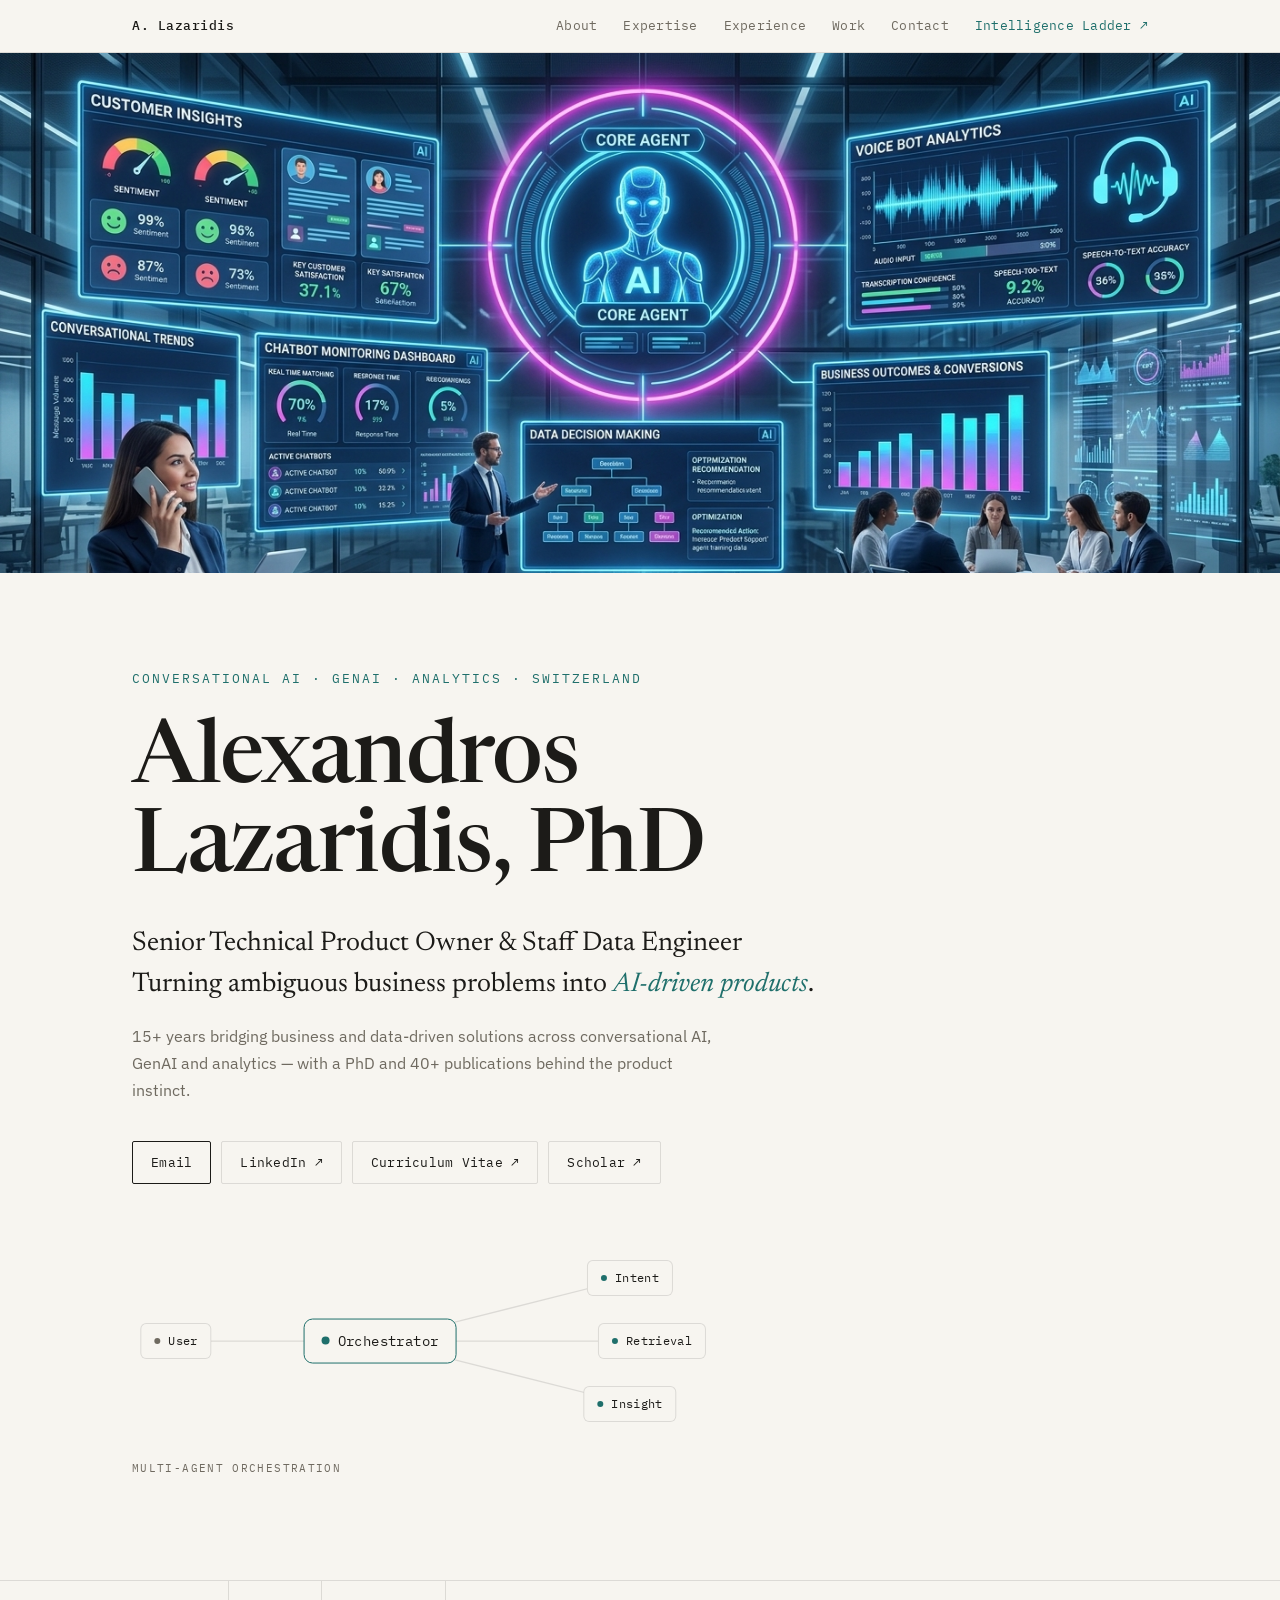
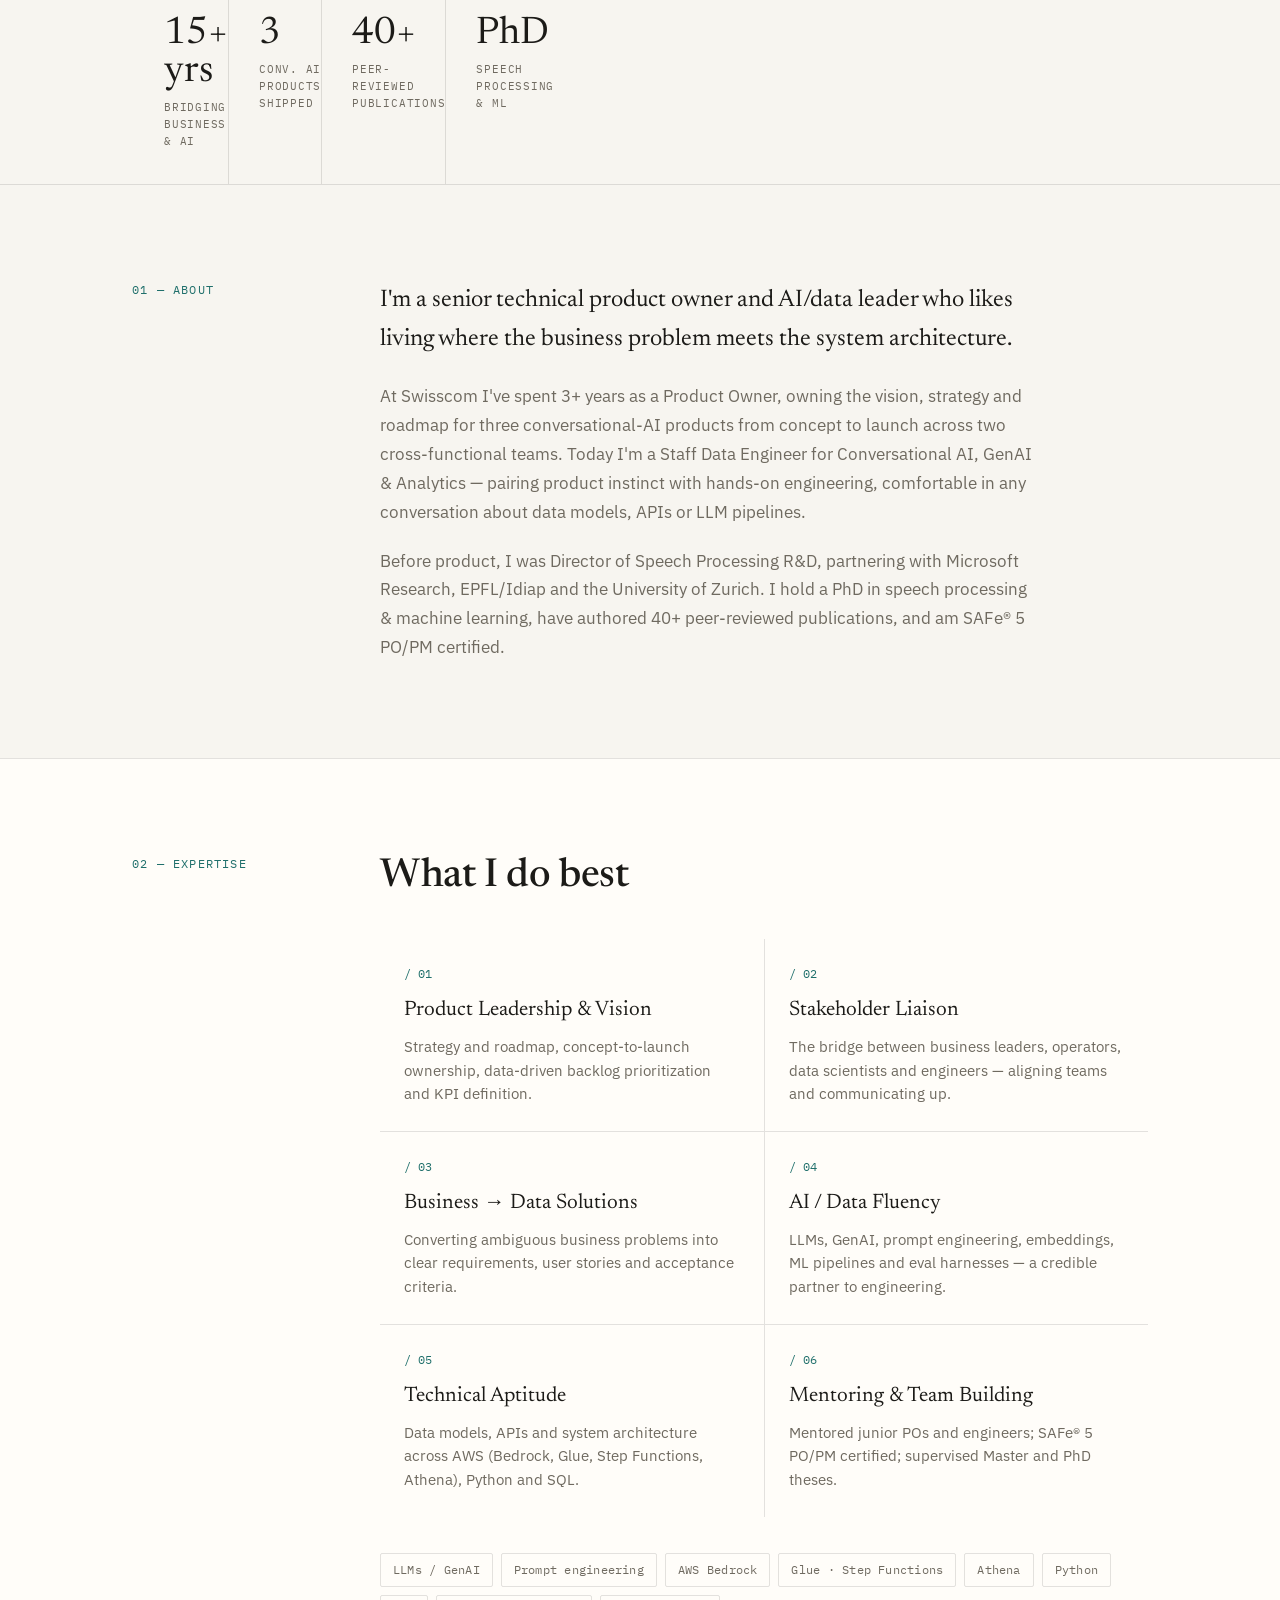
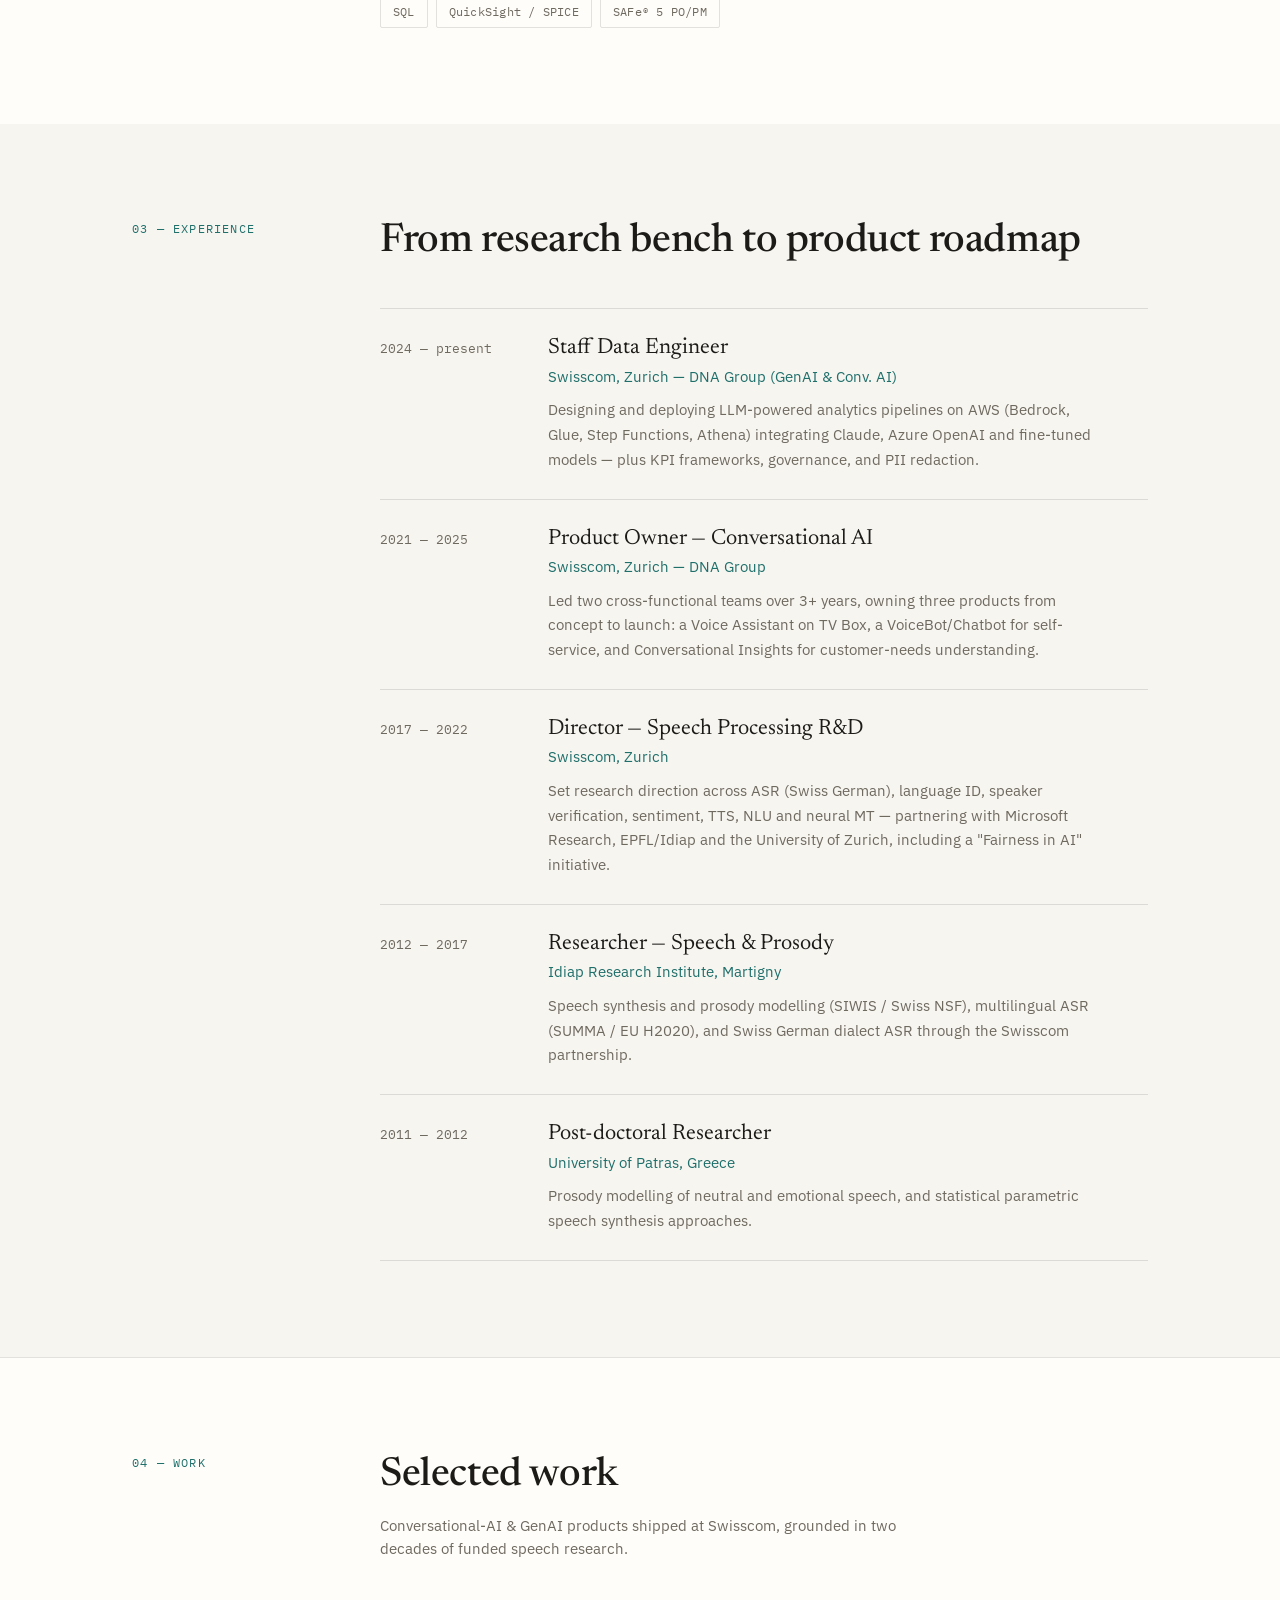
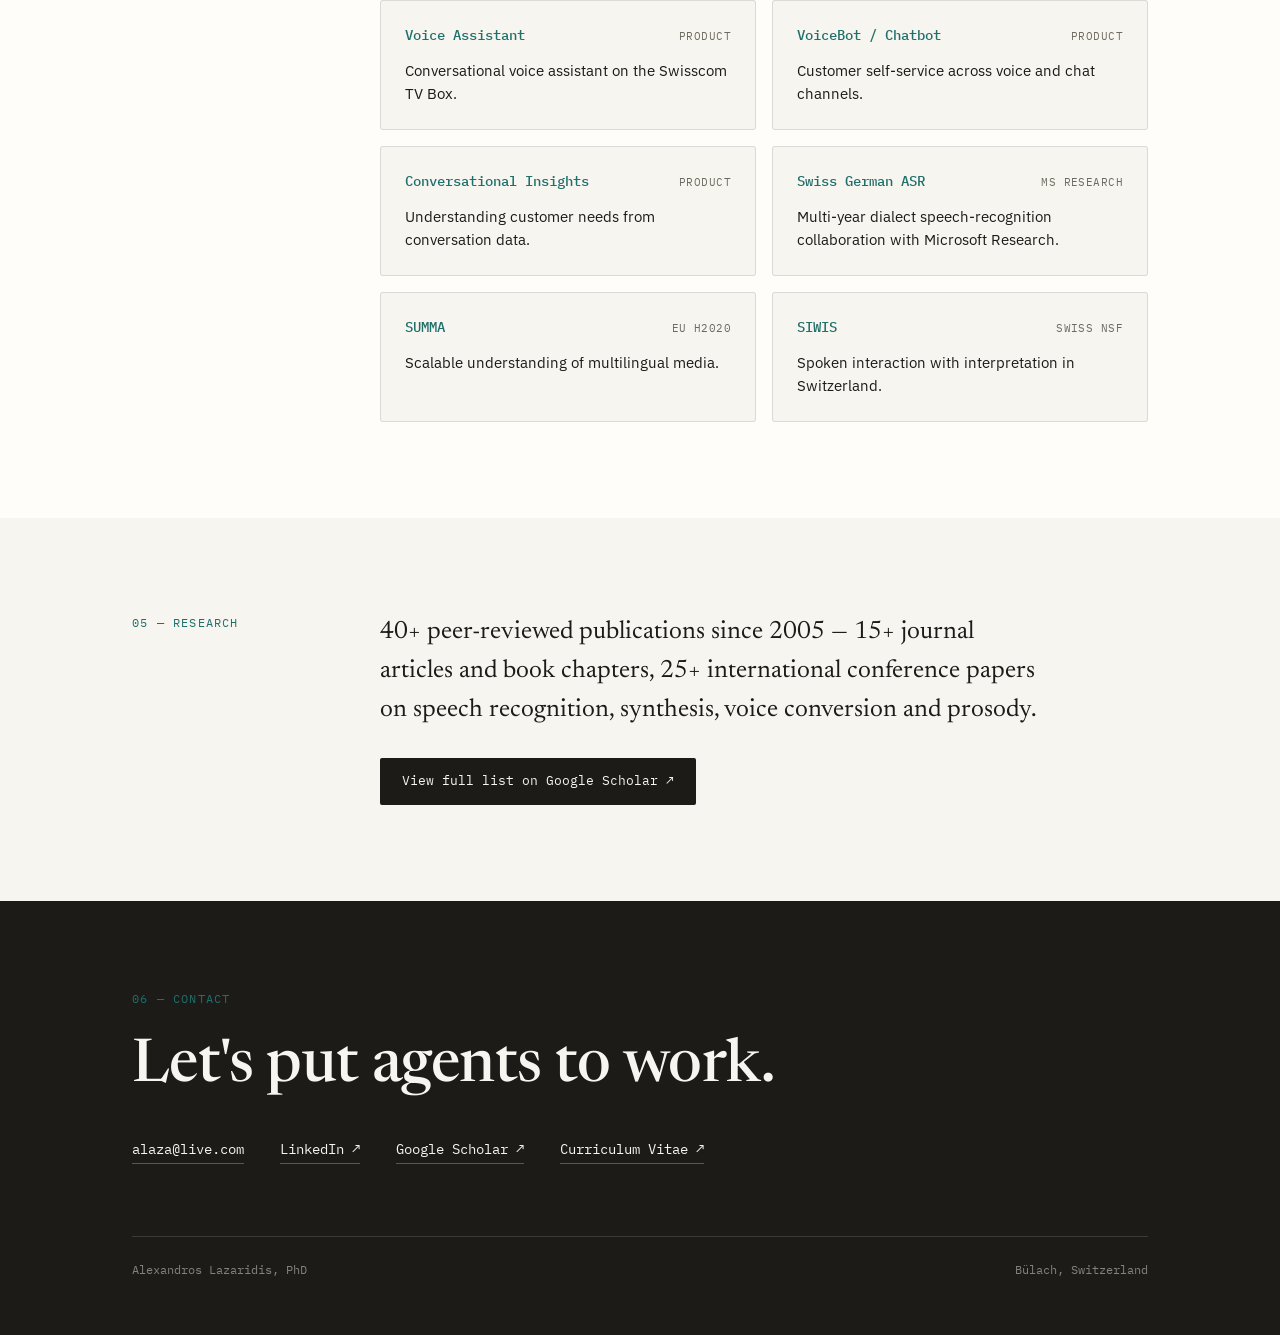
<file: index.html>
<!DOCTYPE html>
<html lang="en">
<head>
<meta charset="utf-8">
<meta name="viewport" content="width=device-width, initial-scale=1">
<title>Alexandros Lazaridis, PhD</title>
<link rel="preconnect" href="https://fonts.googleapis.com">
<link rel="preconnect" href="https://fonts.gstatic.com" crossorigin>
<link href="https://fonts.googleapis.com/css2?family=Newsreader:ital,opsz,wght@0,6..72,400;0,6..72,500;0,6..72,600;1,6..72,400&family=IBM+Plex+Sans:wght@400;500;600&family=IBM+Plex+Mono:wght@400;500&display=swap" rel="stylesheet">
<style>
  * { box-sizing: border-box; }
  html { scroll-behavior: smooth; }
  body { margin: 0; }
  section[id] { scroll-margin-top: 84px; }
  ::selection { background: #1f6f6b; color: #fff; }
  @keyframes flow { 0% { transform: translate(0,0); opacity: 0; } 14% { opacity: 1; } 82% { opacity: 1; } 100% { transform: translate(var(--dx,0px), var(--dy,0px)); opacity: 0; } }
  @keyframes pulse { 0%, 100% { opacity: 0.4; transform: scale(0.85); } 50% { opacity: 1; transform: scale(1); } }
  a { color: inherit; }
  a.btn:hover { background: #1c1b18; color: #f7f5f0; }
  a.btn-outline:hover { border-color: #1c1b18; }
  @media (max-width: 720px) {
    .header-bar { padding: 14px 20px !important; }
    .nav-links { display: none !important; }
    .hero-pad { padding: 64px 20px 40px !important; }
    .wrap-pad { padding: 60px 20px !important; }
    .contact-pad { padding: 60px 20px 44px !important; }
    .colgrid { grid-template-columns: 1fr !important; gap: 16px !important; }
    .stats-grid { grid-template-columns: 1fr 1fr !important; padding: 0 20px !important; }
    .stat-cell { padding: 22px 0 !important; border-right: none !important; }
    .cards-2 { grid-template-columns: 1fr !important; }
    .exp-row { grid-template-columns: 1fr !important; gap: 4px !important; }
    .agent-graph { transform: scale(0.54); transform-origin: top left; height: 115px !important; }
  }
  :root {
    --accent: #1f6f6b;
    --bg: #f7f5f0;
    --ink: #1c1b18;
    --muted: #6f6a60;
    --panel: #fffdf9;
    --hair: rgba(28,27,24,0.12);
  }
</style>
</head>
<body>
<div style="min-height:100vh; background: var(--bg); color: var(--ink); font-family:'IBM Plex Sans', -apple-system, sans-serif; -webkit-font-smoothing:antialiased; line-height:1.55;">

  <header style="position:sticky; top:0; z-index:50; backdrop-filter:saturate(1.4) blur(8px); background: var(--bg); border-bottom:1px solid var(--hair);">
    <div class="header-bar" style="max-width:1080px; margin:0 auto; padding:16px 32px; display:flex; align-items:center; justify-content:space-between; gap:24px;">
      <a href="#top" style="text-decoration:none; font-family:'IBM Plex Mono', monospace; font-size:13px; letter-spacing:0.04em; font-weight:500;">A. Lazaridis</a>
      <nav class="nav-links" style="display:flex; gap:26px; font-family:'IBM Plex Mono', monospace; font-size:12.5px; letter-spacing:0.02em;">
        <a href="#about" style="text-decoration:none; color:var(--muted);">About</a>
        <a href="#focus" style="text-decoration:none; color:var(--muted);">Expertise</a>
        <a href="#experience" style="text-decoration:none; color:var(--muted);">Experience</a>
        <a href="#projects" style="text-decoration:none; color:var(--muted);">Work</a>
        <a href="#contact" style="text-decoration:none; color:var(--muted);">Contact</a>
        <a href="/intelligence-ladder/" style="text-decoration:none; color:var(--accent);">Intelligence Ladder ↗</a>
      </nav>
    </div>
  </header>

  <a id="top"></a>

  <!-- TOP IMAGE -->
  <div style="width:100%; max-height:520px; overflow:hidden;">
    <img src="uploads/backgroundimage.png" alt="AI-powered conversational analytics dashboard" style="width:100%; height:100%; object-fit:cover; display:block;">
  </div>

  <!-- HERO -->
  <section class="hero-pad" style="max-width:1080px; margin:0 auto; padding:96px 32px 64px;">
    <div style="font-family:'IBM Plex Mono', monospace; font-size:12.5px; letter-spacing:0.16em; text-transform:uppercase; color:var(--accent); margin-bottom:28px;">Conversational AI &middot; GenAI &middot; Analytics &middot; Switzerland</div>
    <h1 style="font-family:'Newsreader', serif; font-weight:500; font-size:clamp(44px, 7vw, 88px); line-height:1.02; letter-spacing:-0.015em; margin:0 0 28px;">Alexandros<br>Lazaridis, PhD</h1>
    <p style="font-family:'Newsreader', serif; font-size:clamp(20px,2.4vw,27px); line-height:1.5; max-width:720px; color:var(--ink); margin:0 0 18px;">Senior Technical Product Owner &amp; Staff Data Engineer<br>Turning ambiguous business problems into <em style="font-style:italic; color:var(--accent);">AI-driven products</em>.</p>
    <p style="font-size:16px; line-height:1.7; max-width:600px; color:var(--muted); margin:0 0 36px;">15+ years bridging business and data-driven solutions across conversational AI, GenAI and analytics — with a PhD and 40+ publications behind the product instinct.</p>

    <div style="display:flex; flex-wrap:wrap; gap:10px; margin-bottom:52px;">
      <a class="btn" href="mailto:alaza@live.com" style="text-decoration:none; font-family:'IBM Plex Mono', monospace; font-size:12.5px; letter-spacing:0.02em; padding:11px 18px; border:1px solid var(--ink); border-radius:2px; color:var(--ink); transition:background .15s,color .15s;">Email</a>
      <a class="btn-outline" href="https://www.linkedin.com/in/alexandros-lazaridis-0325a649" target="_blank" rel="noopener" style="text-decoration:none; font-family:'IBM Plex Mono', monospace; font-size:12.5px; letter-spacing:0.02em; padding:11px 18px; border:1px solid var(--hair); border-radius:2px; color:var(--ink); transition:border-color .15s;">LinkedIn &#8599;</a>
      <a class="btn-outline" href="/cv/Alexandros_Lazaridis_CV_2026.pdf" target="_blank" rel="noopener" style="text-decoration:none; font-family:'IBM Plex Mono', monospace; font-size:12.5px; letter-spacing:0.02em; padding:11px 18px; border:1px solid var(--hair); border-radius:2px; color:var(--ink); transition:border-color .15s;">Curriculum Vitae &#8599;</a>
      <a class="btn-outline" href="http://scholar.google.ch/citations?user=spFLsi8AAAAJ&hl=en" target="_blank" rel="noopener" style="text-decoration:none; font-family:'IBM Plex Mono', monospace; font-size:12.5px; letter-spacing:0.02em; padding:11px 18px; border:1px solid var(--hair); border-radius:2px; color:var(--ink); transition:border-color .15s;">Scholar &#8599;</a>
    </div>

    <!-- agent orchestration graph -->
    <div class="agent-wrap" style="position:relative; width:100%; max-width:600px; margin-bottom:40px; overflow:hidden;">
      <div class="agent-graph" style="position:relative; width:600px; height:210px;">
      <svg viewBox="0 0 600 210" width="100%" height="210" style="position:absolute; inset:0; overflow:visible;">
        <line x1="44" y1="105" x2="248" y2="105" style="stroke:var(--hair); stroke-width:1.25px;"></line>
        <line x1="248" y1="105" x2="498" y2="42" style="stroke:var(--hair); stroke-width:1.25px;"></line>
        <line x1="248" y1="105" x2="520" y2="105" style="stroke:var(--hair); stroke-width:1.25px;"></line>
        <line x1="248" y1="105" x2="498" y2="168" style="stroke:var(--hair); stroke-width:1.25px;"></line>
      </svg>
      <span style="position:absolute; left:40.5px; top:101.5px; width:7px; height:7px; border-radius:50%; background:var(--accent); --dx:204px; --dy:0px; animation: flow 1.6s cubic-bezier(.45,.05,.35,1) 0s infinite;"></span>
      <span style="position:absolute; left:244.5px; top:101.5px; width:7px; height:7px; border-radius:50%; background:var(--accent); --dx:250px; --dy:-63px; animation: flow 1.9s cubic-bezier(.45,.05,.35,1) 0.7s infinite;"></span>
      <span style="position:absolute; left:244.5px; top:101.5px; width:7px; height:7px; border-radius:50%; background:var(--accent); --dx:272px; --dy:0px; animation: flow 1.9s cubic-bezier(.45,.05,.35,1) 1.0s infinite;"></span>
      <span style="position:absolute; left:244.5px; top:101.5px; width:7px; height:7px; border-radius:50%; background:var(--accent); --dx:250px; --dy:63px; animation: flow 1.9s cubic-bezier(.45,.05,.35,1) 1.3s infinite;"></span>

      <div style="position:absolute; left:44px; top:105px; transform:translate(-50%,-50%); display:flex; align-items:center; gap:8px; padding:8px 13px; border:1px solid var(--hair); border-radius:6px; background:var(--bg); white-space:nowrap;">
        <span style="width:6px; height:6px; border-radius:50%; background:var(--muted); animation:none;"></span>
        <span style="font-family:'IBM Plex Mono', monospace; font-size:11.5px; letter-spacing:0.03em; color:var(--ink);">User</span>
      </div>
      <div style="position:absolute; left:248px; top:105px; transform:translate(-50%,-50%); display:flex; align-items:center; gap:8px; padding:11px 17px; border:1px solid var(--accent); border-radius:9px; background:var(--bg); white-space:nowrap;">
        <span style="width:8px; height:8px; border-radius:50%; background:var(--accent); animation:none;"></span>
        <span style="font-family:'IBM Plex Mono', monospace; font-size:13.5px; letter-spacing:0.03em; color:var(--ink);">Orchestrator</span>
      </div>
      <div style="position:absolute; left:498px; top:42px; transform:translate(-50%,-50%); display:flex; align-items:center; gap:8px; padding:8px 13px; border:1px solid var(--hair); border-radius:6px; background:var(--bg); white-space:nowrap;">
        <span style="width:6px; height:6px; border-radius:50%; background:var(--accent); animation:pulse 1.8s ease-in-out 0s infinite;"></span>
        <span style="font-family:'IBM Plex Mono', monospace; font-size:11.5px; letter-spacing:0.03em; color:var(--ink);">Intent</span>
      </div>
      <div style="position:absolute; left:520px; top:105px; transform:translate(-50%,-50%); display:flex; align-items:center; gap:8px; padding:8px 13px; border:1px solid var(--hair); border-radius:6px; background:var(--bg); white-space:nowrap;">
        <span style="width:6px; height:6px; border-radius:50%; background:var(--accent); animation:pulse 1.8s ease-in-out 0.6s infinite;"></span>
        <span style="font-family:'IBM Plex Mono', monospace; font-size:11.5px; letter-spacing:0.03em; color:var(--ink);">Retrieval</span>
      </div>
      <div style="position:absolute; left:498px; top:168px; transform:translate(-50%,-50%); display:flex; align-items:center; gap:8px; padding:8px 13px; border:1px solid var(--hair); border-radius:6px; background:var(--bg); white-space:nowrap;">
        <span style="width:6px; height:6px; border-radius:50%; background:var(--accent); animation:pulse 1.8s ease-in-out 1.2s infinite;"></span>
        <span style="font-family:'IBM Plex Mono', monospace; font-size:11.5px; letter-spacing:0.03em; color:var(--ink);">Insight</span>
      </div>
      </div>
      <div style="margin-top:14px; font-family:'IBM Plex Mono', monospace; font-size:10.5px; letter-spacing:0.13em; text-transform:uppercase; color:var(--muted);">Multi-agent orchestration</div>
    </div>
  </section>

  <!-- STATS STRIP -->
  <section style="border-top:1px solid var(--hair); border-bottom:1px solid var(--hair);">
    <div style="max-width:1080px; margin:0 auto; padding:0 32px; display:grid; grid-template-columns:repeat(4, 1fr);">
    <div class="stats-grid" style="max-width:1080px; margin:0 auto; padding:0 32px; display:grid; grid-template-columns:repeat(4, 1fr);">
      <div class="stat-cell" style="padding:34px 0; border-right:1px solid var(--hair);">
        <div style="font-family:'Newsreader', serif; font-size:38px; line-height:1; margin-bottom:8px;">15+ yrs</div>
        <div style="font-family:'IBM Plex Mono', monospace; font-size:11px; letter-spacing:0.07em; text-transform:uppercase; color:var(--muted);">Bridging business &amp; AI</div>
      </div>
      <div class="stat-cell" style="padding:34px 0 34px 30px; border-right:1px solid var(--hair);">
        <div style="font-family:'Newsreader', serif; font-size:38px; line-height:1; margin-bottom:8px;">3</div>
        <div style="font-family:'IBM Plex Mono', monospace; font-size:11px; letter-spacing:0.07em; text-transform:uppercase; color:var(--muted);">Conv. AI products shipped</div>
      </div>
      <div class="stat-cell" style="padding:34px 0 34px 30px; border-right:1px solid var(--hair);">
        <div style="font-family:'Newsreader', serif; font-size:38px; line-height:1; margin-bottom:8px;">40+</div>
        <div style="font-family:'IBM Plex Mono', monospace; font-size:11px; letter-spacing:0.07em; text-transform:uppercase; color:var(--muted);">Peer-reviewed publications</div>
      </div>
      <div class="stat-cell" style="padding:34px 0 34px 30px;">
        <div style="font-family:'Newsreader', serif; font-size:38px; line-height:1; margin-bottom:8px;">PhD</div>
        <div style="font-family:'IBM Plex Mono', monospace; font-size:11px; letter-spacing:0.07em; text-transform:uppercase; color:var(--muted);">Speech processing &amp; ML</div>
      </div>
    </div>
  </section>

  <!-- ABOUT -->
  <section id="about" class="wrap-pad" style="max-width:1080px; margin:0 auto; padding:96px 32px;">
    <div class="colgrid" style="display:grid; grid-template-columns:200px 1fr; gap:48px;">
      <div style="font-family:'IBM Plex Mono', monospace; font-size:12px; letter-spacing:0.1em; text-transform:uppercase; color:var(--accent);">01 — About</div>
      <div style="max-width:660px;">
        <p style="font-family:'Newsreader', serif; font-size:clamp(20px,2vw,24px); line-height:1.6; margin:0 0 24px;">I'm a senior technical product owner and AI/data leader who likes living where the business problem meets the system architecture.</p>
        <p style="font-size:16.5px; line-height:1.75; color:var(--muted); margin:0 0 20px;">At Swisscom I've spent 3+ years as a Product Owner, owning the vision, strategy and roadmap for three conversational-AI products from concept to launch across two cross-functional teams. Today I'm a Staff Data Engineer for Conversational AI, GenAI &amp; Analytics — pairing product instinct with hands-on engineering, comfortable in any conversation about data models, APIs or LLM pipelines.</p>
        <p style="font-size:16.5px; line-height:1.75; color:var(--muted); margin:0;">Before product, I was Director of Speech Processing R&amp;D, partnering with Microsoft Research, EPFL/Idiap and the University of Zurich. I hold a PhD in speech processing &amp; machine learning, have authored 40+ peer-reviewed publications, and am SAFe® 5 PO/PM certified.</p>
      </div>
    </div>
  </section>

  <!-- EXPERTISE -->
  <section id="focus" style="border-top:1px solid var(--hair); background:var(--panel);">
    <div class="wrap-pad" style="max-width:1080px; margin:0 auto; padding:96px 32px;">
      <div class="colgrid" style="display:grid; grid-template-columns:200px 1fr; gap:48px;">
        <div style="font-family:'IBM Plex Mono', monospace; font-size:12px; letter-spacing:0.1em; text-transform:uppercase; color:var(--accent);">02 — Expertise</div>
        <div>
          <h2 style="font-family:'Newsreader', serif; font-weight:500; font-size:clamp(28px,3.4vw,40px); line-height:1.1; margin:0 0 40px; letter-spacing:-0.01em;">What I do best</h2>
          <div class="cards-2" style="display:grid; grid-template-columns:repeat(2,1fr); gap:1px; background:var(--hair);">
            <div style="background:var(--panel); padding:26px 24px;">
              <div style="font-family:'IBM Plex Mono', monospace; font-size:11.5px; color:var(--accent); margin-bottom:12px;">/ 01</div>
              <div style="font-family:'Newsreader', serif; font-size:21px; margin-bottom:8px;">Product Leadership &amp; Vision</div>
              <div style="font-size:14.5px; line-height:1.6; color:var(--muted);">Strategy and roadmap, concept-to-launch ownership, data-driven backlog prioritization and KPI definition.</div>
            </div>
            <div style="background:var(--panel); padding:26px 24px;">
              <div style="font-family:'IBM Plex Mono', monospace; font-size:11.5px; color:var(--accent); margin-bottom:12px;">/ 02</div>
              <div style="font-family:'Newsreader', serif; font-size:21px; margin-bottom:8px;">Stakeholder Liaison</div>
              <div style="font-size:14.5px; line-height:1.6; color:var(--muted);">The bridge between business leaders, operators, data scientists and engineers — aligning teams and communicating up.</div>
            </div>
            <div style="background:var(--panel); padding:26px 24px;">
              <div style="font-family:'IBM Plex Mono', monospace; font-size:11.5px; color:var(--accent); margin-bottom:12px;">/ 03</div>
              <div style="font-family:'Newsreader', serif; font-size:21px; margin-bottom:8px;">Business &rarr; Data Solutions</div>
              <div style="font-size:14.5px; line-height:1.6; color:var(--muted);">Converting ambiguous business problems into clear requirements, user stories and acceptance criteria.</div>
            </div>
            <div style="background:var(--panel); padding:26px 24px;">
              <div style="font-family:'IBM Plex Mono', monospace; font-size:11.5px; color:var(--accent); margin-bottom:12px;">/ 04</div>
              <div style="font-family:'Newsreader', serif; font-size:21px; margin-bottom:8px;">AI / Data Fluency</div>
              <div style="font-size:14.5px; line-height:1.6; color:var(--muted);">LLMs, GenAI, prompt engineering, embeddings, ML pipelines and eval harnesses — a credible partner to engineering.</div>
            </div>
            <div style="background:var(--panel); padding:26px 24px;">
              <div style="font-family:'IBM Plex Mono', monospace; font-size:11.5px; color:var(--accent); margin-bottom:12px;">/ 05</div>
              <div style="font-family:'Newsreader', serif; font-size:21px; margin-bottom:8px;">Technical Aptitude</div>
              <div style="font-size:14.5px; line-height:1.6; color:var(--muted);">Data models, APIs and system architecture across AWS (Bedrock, Glue, Step Functions, Athena), Python and SQL.</div>
            </div>
            <div style="background:var(--panel); padding:26px 24px;">
              <div style="font-family:'IBM Plex Mono', monospace; font-size:11.5px; color:var(--accent); margin-bottom:12px;">/ 06</div>
              <div style="font-family:'Newsreader', serif; font-size:21px; margin-bottom:8px;">Mentoring &amp; Team Building</div>
              <div style="font-size:14.5px; line-height:1.6; color:var(--muted);">Mentored junior POs and engineers; SAFe® 5 PO/PM certified; supervised Master and PhD theses.</div>
            </div>
          </div>
          <div style="margin-top:36px; display:flex; flex-wrap:wrap; gap:8px;">
            <span style="font-family:'IBM Plex Mono', monospace; font-size:11.5px; letter-spacing:0.02em; padding:7px 12px; border:1px solid var(--hair); border-radius:2px; color:var(--muted);">LLMs / GenAI</span>
            <span style="font-family:'IBM Plex Mono', monospace; font-size:11.5px; letter-spacing:0.02em; padding:7px 12px; border:1px solid var(--hair); border-radius:2px; color:var(--muted);">Prompt engineering</span>
            <span style="font-family:'IBM Plex Mono', monospace; font-size:11.5px; letter-spacing:0.02em; padding:7px 12px; border:1px solid var(--hair); border-radius:2px; color:var(--muted);">AWS Bedrock</span>
            <span style="font-family:'IBM Plex Mono', monospace; font-size:11.5px; letter-spacing:0.02em; padding:7px 12px; border:1px solid var(--hair); border-radius:2px; color:var(--muted);">Glue &middot; Step Functions</span>
            <span style="font-family:'IBM Plex Mono', monospace; font-size:11.5px; letter-spacing:0.02em; padding:7px 12px; border:1px solid var(--hair); border-radius:2px; color:var(--muted);">Athena</span>
            <span style="font-family:'IBM Plex Mono', monospace; font-size:11.5px; letter-spacing:0.02em; padding:7px 12px; border:1px solid var(--hair); border-radius:2px; color:var(--muted);">Python</span>
            <span style="font-family:'IBM Plex Mono', monospace; font-size:11.5px; letter-spacing:0.02em; padding:7px 12px; border:1px solid var(--hair); border-radius:2px; color:var(--muted);">SQL</span>
            <span style="font-family:'IBM Plex Mono', monospace; font-size:11.5px; letter-spacing:0.02em; padding:7px 12px; border:1px solid var(--hair); border-radius:2px; color:var(--muted);">QuickSight / SPICE</span>
            <span style="font-family:'IBM Plex Mono', monospace; font-size:11.5px; letter-spacing:0.02em; padding:7px 12px; border:1px solid var(--hair); border-radius:2px; color:var(--muted);">SAFe® 5 PO/PM</span>
          </div>
        </div>
      </div>
    </div>
  </section>

  <!-- EXPERIENCE -->
  <section id="experience" class="wrap-pad" style="max-width:1080px; margin:0 auto; padding:96px 32px;">
    <div class="colgrid" style="display:grid; grid-template-columns:200px 1fr; gap:48px;">
      <div style="font-family:'IBM Plex Mono', monospace; font-size:12px; letter-spacing:0.1em; text-transform:uppercase; color:var(--accent);">03 — Experience</div>
      <div>
        <h2 style="font-family:'Newsreader', serif; font-weight:500; font-size:clamp(28px,3.4vw,40px); line-height:1.1; margin:0 0 44px; letter-spacing:-0.01em;">From research bench to product roadmap</h2>

        <div class="exp-row" style="display:grid; grid-template-columns:140px 1fr; gap:28px; padding:26px 0; border-top:1px solid var(--hair);">
          <div style="font-family:'IBM Plex Mono', monospace; font-size:12.5px; color:var(--muted); padding-top:4px;">2024 — present</div>
          <div>
            <div style="font-family:'Newsreader', serif; font-size:22px; line-height:1.25; margin-bottom:3px;">Staff Data Engineer</div>
            <div style="font-size:14.5px; color:var(--accent); margin-bottom:10px;">Swisscom, Zurich — DNA Group (GenAI &amp; Conv. AI)</div>
            <div style="font-size:15px; line-height:1.65; color:var(--muted); max-width:560px;">Designing and deploying LLM-powered analytics pipelines on AWS (Bedrock, Glue, Step Functions, Athena) integrating Claude, Azure OpenAI and fine-tuned models — plus KPI frameworks, governance, and PII redaction.</div>
          </div>
        </div>

        <div class="exp-row" style="display:grid; grid-template-columns:140px 1fr; gap:28px; padding:26px 0; border-top:1px solid var(--hair);">
          <div style="font-family:'IBM Plex Mono', monospace; font-size:12.5px; color:var(--muted); padding-top:4px;">2021 — 2025</div>
          <div>
            <div style="font-family:'Newsreader', serif; font-size:22px; line-height:1.25; margin-bottom:3px;">Product Owner — Conversational AI</div>
            <div style="font-size:14.5px; color:var(--accent); margin-bottom:10px;">Swisscom, Zurich — DNA Group</div>
            <div style="font-size:15px; line-height:1.65; color:var(--muted); max-width:560px;">Led two cross-functional teams over 3+ years, owning three products from concept to launch: a Voice Assistant on TV Box, a VoiceBot/Chatbot for self-service, and Conversational Insights for customer-needs understanding.</div>
          </div>
        </div>

        <div class="exp-row" style="display:grid; grid-template-columns:140px 1fr; gap:28px; padding:26px 0; border-top:1px solid var(--hair);">
          <div style="font-family:'IBM Plex Mono', monospace; font-size:12.5px; color:var(--muted); padding-top:4px;">2017 — 2022</div>
          <div>
            <div style="font-family:'Newsreader', serif; font-size:22px; line-height:1.25; margin-bottom:3px;">Director — Speech Processing R&amp;D</div>
            <div style="font-size:14.5px; color:var(--accent); margin-bottom:10px;">Swisscom, Zurich</div>
            <div style="font-size:15px; line-height:1.65; color:var(--muted); max-width:560px;">Set research direction across ASR (Swiss German), language ID, speaker verification, sentiment, TTS, NLU and neural MT — partnering with Microsoft Research, EPFL/Idiap and the University of Zurich, including a "Fairness in AI" initiative.</div>
          </div>
        </div>

        <div class="exp-row" style="display:grid; grid-template-columns:140px 1fr; gap:28px; padding:26px 0; border-top:1px solid var(--hair);">
          <div style="font-family:'IBM Plex Mono', monospace; font-size:12.5px; color:var(--muted); padding-top:4px;">2012 — 2017</div>
          <div>
            <div style="font-family:'Newsreader', serif; font-size:22px; line-height:1.25; margin-bottom:3px;">Researcher — Speech &amp; Prosody</div>
            <div style="font-size:14.5px; color:var(--accent); margin-bottom:10px;">Idiap Research Institute, Martigny</div>
            <div style="font-size:15px; line-height:1.65; color:var(--muted); max-width:560px;">Speech synthesis and prosody modelling (SIWIS / Swiss NSF), multilingual ASR (SUMMA / EU H2020), and Swiss German dialect ASR through the Swisscom partnership.</div>
          </div>
        </div>

        <div class="exp-row" style="display:grid; grid-template-columns:140px 1fr; gap:28px; padding:26px 0; border-top:1px solid var(--hair);">
          <div style="font-family:'IBM Plex Mono', monospace; font-size:12.5px; color:var(--muted); padding-top:4px;">2011 — 2012</div>
          <div>
            <div style="font-family:'Newsreader', serif; font-size:22px; line-height:1.25; margin-bottom:3px;">Post-doctoral Researcher</div>
            <div style="font-size:14.5px; color:var(--accent); margin-bottom:10px;">University of Patras, Greece</div>
            <div style="font-size:15px; line-height:1.65; color:var(--muted); max-width:560px;">Prosody modelling of neutral and emotional speech, and statistical parametric speech synthesis approaches.</div>
          </div>
        </div>

        <div style="border-top:1px solid var(--hair);"></div>
      </div>
    </div>
  </section>

  <!-- WORK -->
  <section id="projects" style="border-top:1px solid var(--hair); background:var(--panel);">
    <div class="wrap-pad" style="max-width:1080px; margin:0 auto; padding:96px 32px;">
      <div class="colgrid" style="display:grid; grid-template-columns:200px 1fr; gap:48px;">
        <div style="font-family:'IBM Plex Mono', monospace; font-size:12px; letter-spacing:0.1em; text-transform:uppercase; color:var(--accent);">04 — Work</div>
        <div>
          <h2 style="font-family:'Newsreader', serif; font-weight:500; font-size:clamp(28px,3.4vw,40px); line-height:1.1; margin:0 0 16px; letter-spacing:-0.01em;">Selected work</h2>
          <p style="font-size:15px; color:var(--muted); margin:0 0 40px; max-width:540px;">Conversational-AI &amp; GenAI products shipped at Swisscom, grounded in two decades of funded speech research.</p>
          <div class="cards-2" style="display:grid; grid-template-columns:repeat(2,1fr); gap:16px;">
            <div style="background:var(--bg); border:1px solid var(--hair); border-radius:3px; padding:24px;">
              <div style="display:flex; justify-content:space-between; align-items:baseline; gap:12px; margin-bottom:12px;">
                <div style="font-family:'IBM Plex Mono', monospace; font-size:14px; font-weight:500; color:var(--accent);">Voice Assistant</div>
                <div style="font-family:'IBM Plex Mono', monospace; font-size:10.5px; letter-spacing:0.04em; color:var(--muted); white-space:nowrap;">PRODUCT</div>
              </div>
              <div style="font-size:14.5px; line-height:1.6; color:var(--ink);">Conversational voice assistant on the Swisscom TV Box.</div>
            </div>
            <div style="background:var(--bg); border:1px solid var(--hair); border-radius:3px; padding:24px;">
              <div style="display:flex; justify-content:space-between; align-items:baseline; gap:12px; margin-bottom:12px;">
                <div style="font-family:'IBM Plex Mono', monospace; font-size:14px; font-weight:500; color:var(--accent);">VoiceBot / Chatbot</div>
                <div style="font-family:'IBM Plex Mono', monospace; font-size:10.5px; letter-spacing:0.04em; color:var(--muted); white-space:nowrap;">PRODUCT</div>
              </div>
              <div style="font-size:14.5px; line-height:1.6; color:var(--ink);">Customer self-service across voice and chat channels.</div>
            </div>
            <div style="background:var(--bg); border:1px solid var(--hair); border-radius:3px; padding:24px;">
              <div style="display:flex; justify-content:space-between; align-items:baseline; gap:12px; margin-bottom:12px;">
                <div style="font-family:'IBM Plex Mono', monospace; font-size:14px; font-weight:500; color:var(--accent);">Conversational Insights</div>
                <div style="font-family:'IBM Plex Mono', monospace; font-size:10.5px; letter-spacing:0.04em; color:var(--muted); white-space:nowrap;">PRODUCT</div>
              </div>
              <div style="font-size:14.5px; line-height:1.6; color:var(--ink);">Understanding customer needs from conversation data.</div>
            </div>
            <div style="background:var(--bg); border:1px solid var(--hair); border-radius:3px; padding:24px;">
              <div style="display:flex; justify-content:space-between; align-items:baseline; gap:12px; margin-bottom:12px;">
                <div style="font-family:'IBM Plex Mono', monospace; font-size:14px; font-weight:500; color:var(--accent);">Swiss German ASR</div>
                <div style="font-family:'IBM Plex Mono', monospace; font-size:10.5px; letter-spacing:0.04em; color:var(--muted); white-space:nowrap;">MS RESEARCH</div>
              </div>
              <div style="font-size:14.5px; line-height:1.6; color:var(--ink);">Multi-year dialect speech-recognition collaboration with Microsoft Research.</div>
            </div>
            <div style="background:var(--bg); border:1px solid var(--hair); border-radius:3px; padding:24px;">
              <div style="display:flex; justify-content:space-between; align-items:baseline; gap:12px; margin-bottom:12px;">
                <div style="font-family:'IBM Plex Mono', monospace; font-size:14px; font-weight:500; color:var(--accent);">SUMMA</div>
                <div style="font-family:'IBM Plex Mono', monospace; font-size:10.5px; letter-spacing:0.04em; color:var(--muted); white-space:nowrap;">EU H2020</div>
              </div>
              <div style="font-size:14.5px; line-height:1.6; color:var(--ink);">Scalable understanding of multilingual media.</div>
            </div>
            <div style="background:var(--bg); border:1px solid var(--hair); border-radius:3px; padding:24px;">
              <div style="display:flex; justify-content:space-between; align-items:baseline; gap:12px; margin-bottom:12px;">
                <div style="font-family:'IBM Plex Mono', monospace; font-size:14px; font-weight:500; color:var(--accent);">SIWIS</div>
                <div style="font-family:'IBM Plex Mono', monospace; font-size:10.5px; letter-spacing:0.04em; color:var(--muted); white-space:nowrap;">SWISS NSF</div>
              </div>
              <div style="font-size:14.5px; line-height:1.6; color:var(--ink);">Spoken interaction with interpretation in Switzerland.</div>
            </div>
          </div>
        </div>
      </div>
    </div>
  </section>

  <!-- PUBLICATIONS -->
  <section id="publications" class="wrap-pad" style="max-width:1080px; margin:0 auto; padding:96px 32px;">
    <div class="colgrid" style="display:grid; grid-template-columns:200px 1fr; gap:48px;">
      <div style="font-family:'IBM Plex Mono', monospace; font-size:12px; letter-spacing:0.1em; text-transform:uppercase; color:var(--accent);">05 — Research</div>
      <div style="max-width:660px;">
        <p style="font-family:'Newsreader', serif; font-size:clamp(20px,2vw,25px); line-height:1.55; margin:0 0 28px;">40+ peer-reviewed publications since 2005 — 15+ journal articles and book chapters, 25+ international conference papers on speech recognition, synthesis, voice conversion and prosody.</p>
        <a href="http://scholar.google.ch/citations?user=spFLsi8AAAAJ&hl=en" target="_blank" rel="noopener" style="display:inline-block; text-decoration:none; font-family:'IBM Plex Mono', monospace; font-size:13px; padding:13px 22px; background:var(--ink); color:var(--bg); border-radius:2px;">View full list on Google Scholar &#8599;</a>
      </div>
    </div>
  </section>

  <!-- CONTACT / FOOTER -->
  <section id="contact" style="border-top:1px solid var(--ink); background:var(--ink); color:var(--bg);">
    <div class="contact-pad" style="max-width:1080px; margin:0 auto; padding:88px 32px 56px;">
      <div style="font-family:'IBM Plex Mono', monospace; font-size:12px; letter-spacing:0.1em; text-transform:uppercase; color:var(--accent); margin-bottom:28px;">06 — Contact</div>
      <h2 style="font-family:'Newsreader', serif; font-weight:500; font-size:clamp(32px,5vw,60px); line-height:1.05; margin:0 0 40px; letter-spacing:-0.01em; max-width:760px;">Let's put agents to work.</h2>
      <div style="display:flex; flex-wrap:wrap; gap:36px; font-family:'IBM Plex Mono', monospace; font-size:13.5px;">
        <a href="mailto:alaza@live.com" style="text-decoration:none; border-bottom:1px solid var(--accent); padding-bottom:3px;">alaza@live.com</a>
        <a href="https://www.linkedin.com/in/alexandros-lazaridis-0325a649" target="_blank" rel="noopener" style="text-decoration:none; border-bottom:1px solid var(--accent); padding-bottom:3px;">LinkedIn &#8599;</a>
        <a href="http://scholar.google.ch/citations?user=spFLsi8AAAAJ&hl=en" target="_blank" rel="noopener" style="text-decoration:none; border-bottom:1px solid var(--accent); padding-bottom:3px;">Google Scholar &#8599;</a>
        <a href="/cv/Alexandros_Lazaridis_CV_2026.pdf" target="_blank" rel="noopener" style="text-decoration:none; border-bottom:1px solid var(--accent); padding-bottom:3px;">Curriculum Vitae &#8599;</a>
      </div>
      <div style="margin-top:72px; padding-top:24px; border-top:1px solid rgba(255,255,255,0.14); display:flex; flex-wrap:wrap; justify-content:space-between; gap:12px; font-family:'IBM Plex Mono', monospace; font-size:11.5px; color:rgba(255,255,255,0.45);">
        <span>Alexandros Lazaridis, PhD</span>
        <span>Bülach, Switzerland</span>
      </div>
    </div>
  </section>

</div>
</body>
</html>
</file>
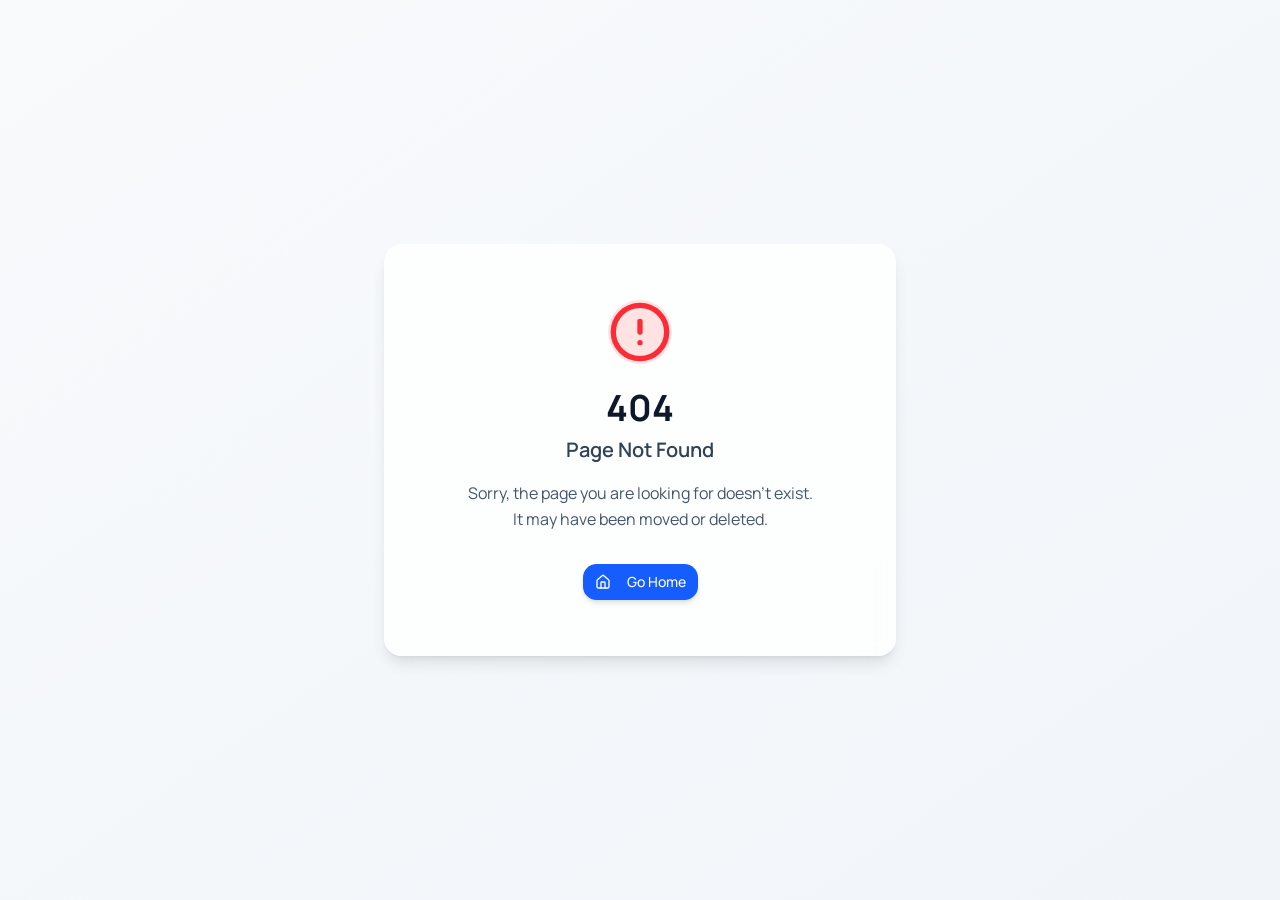
<file: intelligence-ladder-compare/index.html>
<!doctype html>
<html lang="en">
  <head>
    <meta charset="UTF-8" />
    <meta name="viewport" content="width=device-width, initial-scale=1.0, maximum-scale=1" />
    <meta name="theme-color" content="#060914" />
    <meta name="description" content="The Intelligence Ladder is a conceptual atlas of AI, AGI, superintelligence, hyperintelligence, metaintelligence, and transcendent intelligence." />
    <meta name="author" content="Alexandros Lazaridis" />
    <link rel="canonical" href="https://alaza.github.io/intelligence-ladder-public/" />
    <meta property="og:type" content="website" />
    <meta property="og:title" content="The Intelligence Ladder — Beyond the boundaries of mind" />
    <meta property="og:description" content="A visual, evidence-aware framework for exploring possible regimes of intelligence." />
    <meta property="og:image" content="https://alaza.github.io/intelligence-ladder-public/intelligence-spectrum-hero.png" />
    <meta name="twitter:card" content="summary_large_image" />
    <meta name="twitter:title" content="The Intelligence Ladder" />
    <meta name="twitter:description" content="A conceptual atlas of possible intelligence regimes." />
    <meta name="twitter:image" content="https://alaza.github.io/intelligence-ladder-public/intelligence-spectrum-hero.png" />
    <link rel="icon" type="image/png" href="./hi-logo.png" />
    <link rel="apple-touch-icon" href="./hi-logo.png" />
    <title>The Intelligence Ladder — AI → AGI → SI → HI</title>
    <script type="module" crossorigin src="/intelligence-ladder-compare/assets/index-CjlQk8gG.js"></script>
    <link rel="stylesheet" crossorigin href="/intelligence-ladder-compare/assets/index-9PgPVVJu.css">
  </head>
  <body>
    <script id="manus-runtime">window.__MANUS_HOST_DEV__ = false;
(function(){"use strict";var Mr={exports:{}},Kn={};/**
 * @license React
 * react-jsx-runtime.production.js
 *
 * Copyright (c) Meta Platforms, Inc. and affiliates.
 *
 * This source code is licensed under the MIT license found in the
 * LICENSE file in the root directory of this source tree.
 */var $c;function um(){if($c)return Kn;$c=1;var r=Symbol.for("react.transitional.element"),i=Symbol.for("react.fragment");function c(s,d,m){var x=null;if(m!==void 0&&(x=""+m),d.key!==void 0&&(x=""+d.key),"key"in d){m={};for(var R in d)R!=="key"&&(m[R]=d[R])}else m=d;return d=m.ref,{$$typeof:r,type:s,key:x,ref:d!==void 0?d:null,props:m}}return Kn.Fragment=i,Kn.jsx=c,Kn.jsxs=c,Kn}var Fc;function dm(){return Fc||(Fc=1,Mr.exports=um()),Mr.exports}var h=dm(),Ar={exports:{}},Pn={},Rr={exports:{}},Nr={};/**
 * @license React
 * scheduler.production.js
 *
 * Copyright (c) Meta Platforms, Inc. and affiliates.
 *
 * This source code is licensed under the MIT license found in the
 * LICENSE file in the root directory of this source tree.
 */var Ic;function fm(){return Ic||(Ic=1,function(r){function i(A,q){var B=A.length;A.push(q);t:for(;0<B;){var bt=B-1>>>1,p=A[bt];if(0<d(p,q))A[bt]=q,A[B]=p,B=bt;else break t}}function c(A){return A.length===0?null:A[0]}function s(A){if(A.length===0)return null;var q=A[0],B=A.pop();if(B!==q){A[0]=B;t:for(var bt=0,p=A.length,O=p>>>1;bt<O;){var X=2*(bt+1)-1,G=A[X],Z=X+1,st=A[Z];if(0>d(G,B))Z<p&&0>d(st,G)?(A[bt]=st,A[Z]=B,bt=Z):(A[bt]=G,A[X]=B,bt=X);else if(Z<p&&0>d(st,B))A[bt]=st,A[Z]=B,bt=Z;else break t}}return q}function d(A,q){var B=A.sortIndex-q.sortIndex;return B!==0?B:A.id-q.id}if(r.unstable_now=void 0,typeof performance=="object"&&typeof performance.now=="function"){var m=performance;r.unstable_now=function(){return m.now()}}else{var x=Date,R=x.now();r.unstable_now=function(){return x.now()-R}}var C=[],v=[],D=1,j=null,J=3,at=!1,$=!1,nt=!1,ct=!1,ht=typeof setTimeout=="function"?setTimeout:null,St=typeof clearTimeout=="function"?clearTimeout:null,_=typeof setImmediate<"u"?setImmediate:null;function Y(A){for(var q=c(v);q!==null;){if(q.callback===null)s(v);else if(q.startTime<=A)s(v),q.sortIndex=q.expirationTime,i(C,q);else break;q=c(v)}}function H(A){if(nt=!1,Y(A),!$)if(c(C)!==null)$=!0,it||(it=!0,Bt());else{var q=c(v);q!==null&&Mt(H,q.startTime-A)}}var it=!1,rt=-1,V=5,xt=-1;function Be(){return ct?!0:!(r.unstable_now()-xt<V)}function te(){if(ct=!1,it){var A=r.unstable_now();xt=A;var q=!0;try{t:{$=!1,nt&&(nt=!1,St(rt),rt=-1),at=!0;var B=J;try{e:{for(Y(A),j=c(C);j!==null&&!(j.expirationTime>A&&Be());){var bt=j.callback;if(typeof bt=="function"){j.callback=null,J=j.priorityLevel;var p=bt(j.expirationTime<=A);if(A=r.unstable_now(),typeof p=="function"){j.callback=p,Y(A),q=!0;break e}j===c(C)&&s(C),Y(A)}else s(C);j=c(C)}if(j!==null)q=!0;else{var O=c(v);O!==null&&Mt(H,O.startTime-A),q=!1}}break t}finally{j=null,J=B,at=!1}q=void 0}}finally{q?Bt():it=!1}}}var Bt;if(typeof _=="function")Bt=function(){_(te)};else if(typeof MessageChannel<"u"){var me=new MessageChannel,Se=me.port2;me.port1.onmessage=te,Bt=function(){Se.postMessage(null)}}else Bt=function(){ht(te,0)};function Mt(A,q){rt=ht(function(){A(r.unstable_now())},q)}r.unstable_IdlePriority=5,r.unstable_ImmediatePriority=1,r.unstable_LowPriority=4,r.unstable_NormalPriority=3,r.unstable_Profiling=null,r.unstable_UserBlockingPriority=2,r.unstable_cancelCallback=function(A){A.callback=null},r.unstable_forceFrameRate=function(A){0>A||125<A?console.error("forceFrameRate takes a positive int between 0 and 125, forcing frame rates higher than 125 fps is not supported"):V=0<A?Math.floor(1e3/A):5},r.unstable_getCurrentPriorityLevel=function(){return J},r.unstable_next=function(A){switch(J){case 1:case 2:case 3:var q=3;break;default:q=J}var B=J;J=q;try{return A()}finally{J=B}},r.unstable_requestPaint=function(){ct=!0},r.unstable_runWithPriority=function(A,q){switch(A){case 1:case 2:case 3:case 4:case 5:break;default:A=3}var B=J;J=A;try{return q()}finally{J=B}},r.unstable_scheduleCallback=function(A,q,B){var bt=r.unstable_now();switch(typeof B=="object"&&B!==null?(B=B.delay,B=typeof B=="number"&&0<B?bt+B:bt):B=bt,A){case 1:var p=-1;break;case 2:p=250;break;case 5:p=1073741823;break;case 4:p=1e4;break;default:p=5e3}return p=B+p,A={id:D++,callback:q,priorityLevel:A,startTime:B,expirationTime:p,sortIndex:-1},B>bt?(A.sortIndex=B,i(v,A),c(C)===null&&A===c(v)&&(nt?(St(rt),rt=-1):nt=!0,Mt(H,B-bt))):(A.sortIndex=p,i(C,A),$||at||($=!0,it||(it=!0,Bt()))),A},r.unstable_shouldYield=Be,r.unstable_wrapCallback=function(A){var q=J;return function(){var B=J;J=q;try{return A.apply(this,arguments)}finally{J=B}}}}(Nr)),Nr}var tu;function hm(){return tu||(tu=1,Rr.exports=fm()),Rr.exports}var zr={exports:{}},ut={};/**
 * @license React
 * react.production.js
 *
 * Copyright (c) Meta Platforms, Inc. and affiliates.
 *
 * This source code is licensed under the MIT license found in the
 * LICENSE file in the root directory of this source tree.
 */var eu;function mm(){if(eu)return ut;eu=1;var r=Symbol.for("react.transitional.element"),i=Symbol.for("react.portal"),c=Symbol.for("react.fragment"),s=Symbol.for("react.strict_mode"),d=Symbol.for("react.profiler"),m=Symbol.for("react.consumer"),x=Symbol.for("react.context"),R=Symbol.for("react.forward_ref"),C=Symbol.for("react.suspense"),v=Symbol.for("react.memo"),D=Symbol.for("react.lazy"),j=Symbol.iterator;function J(p){return p===null||typeof p!="object"?null:(p=j&&p[j]||p["@@iterator"],typeof p=="function"?p:null)}var at={isMounted:function(){return!1},enqueueForceUpdate:function(){},enqueueReplaceState:function(){},enqueueSetState:function(){}},$=Object.assign,nt={};function ct(p,O,X){this.props=p,this.context=O,this.refs=nt,this.updater=X||at}ct.prototype.isReactComponent={},ct.prototype.setState=function(p,O){if(typeof p!="object"&&typeof p!="function"&&p!=null)throw Error("takes an object of state variables to update or a function which returns an object of state variables.");this.updater.enqueueSetState(this,p,O,"setState")},ct.prototype.forceUpdate=function(p){this.updater.enqueueForceUpdate(this,p,"forceUpdate")};function ht(){}ht.prototype=ct.prototype;function St(p,O,X){this.props=p,this.context=O,this.refs=nt,this.updater=X||at}var _=St.prototype=new ht;_.constructor=St,$(_,ct.prototype),_.isPureReactComponent=!0;var Y=Array.isArray,H={H:null,A:null,T:null,S:null,V:null},it=Object.prototype.hasOwnProperty;function rt(p,O,X,G,Z,st){return X=st.ref,{$$typeof:r,type:p,key:O,ref:X!==void 0?X:null,props:st}}function V(p,O){return rt(p.type,O,void 0,void 0,void 0,p.props)}function xt(p){return typeof p=="object"&&p!==null&&p.$$typeof===r}function Be(p){var O={"=":"=0",":":"=2"};return"$"+p.replace(/[=:]/g,function(X){return O[X]})}var te=/\/+/g;function Bt(p,O){return typeof p=="object"&&p!==null&&p.key!=null?Be(""+p.key):O.toString(36)}function me(){}function Se(p){switch(p.status){case"fulfilled":return p.value;case"rejected":throw p.reason;default:switch(typeof p.status=="string"?p.then(me,me):(p.status="pending",p.then(function(O){p.status==="pending"&&(p.status="fulfilled",p.value=O)},function(O){p.status==="pending"&&(p.status="rejected",p.reason=O)})),p.status){case"fulfilled":return p.value;case"rejected":throw p.reason}}throw p}function Mt(p,O,X,G,Z){var st=typeof p;(st==="undefined"||st==="boolean")&&(p=null);var I=!1;if(p===null)I=!0;else switch(st){case"bigint":case"string":case"number":I=!0;break;case"object":switch(p.$$typeof){case r:case i:I=!0;break;case D:return I=p._init,Mt(I(p._payload),O,X,G,Z)}}if(I)return Z=Z(p),I=G===""?"."+Bt(p,0):G,Y(Z)?(X="",I!=null&&(X=I.replace(te,"$&/")+"/"),Mt(Z,O,X,"",function(Jt){return Jt})):Z!=null&&(xt(Z)&&(Z=V(Z,X+(Z.key==null||p&&p.key===Z.key?"":(""+Z.key).replace(te,"$&/")+"/")+I)),O.push(Z)),1;I=0;var gt=G===""?".":G+":";if(Y(p))for(var Tt=0;Tt<p.length;Tt++)G=p[Tt],st=gt+Bt(G,Tt),I+=Mt(G,O,X,st,Z);else if(Tt=J(p),typeof Tt=="function")for(p=Tt.call(p),Tt=0;!(G=p.next()).done;)G=G.value,st=gt+Bt(G,Tt++),I+=Mt(G,O,X,st,Z);else if(st==="object"){if(typeof p.then=="function")return Mt(Se(p),O,X,G,Z);throw O=String(p),Error("Objects are not valid as a React child (found: "+(O==="[object Object]"?"object with keys {"+Object.keys(p).join(", ")+"}":O)+"). If you meant to render a collection of children, use an array instead.")}return I}function A(p,O,X){if(p==null)return p;var G=[],Z=0;return Mt(p,G,"","",function(st){return O.call(X,st,Z++)}),G}function q(p){if(p._status===-1){var O=p._result;O=O(),O.then(function(X){(p._status===0||p._status===-1)&&(p._status=1,p._result=X)},function(X){(p._status===0||p._status===-1)&&(p._status=2,p._result=X)}),p._status===-1&&(p._status=0,p._result=O)}if(p._status===1)return p._result.default;throw p._result}var B=typeof reportError=="function"?reportError:function(p){if(typeof window=="object"&&typeof window.ErrorEvent=="function"){var O=new window.ErrorEvent("error",{bubbles:!0,cancelable:!0,message:typeof p=="object"&&p!==null&&typeof p.message=="string"?String(p.message):String(p),error:p});if(!window.dispatchEvent(O))return}else if(typeof process=="object"&&typeof process.emit=="function"){process.emit("uncaughtException",p);return}console.error(p)};function bt(){}return ut.Children={map:A,forEach:function(p,O,X){A(p,function(){O.apply(this,arguments)},X)},count:function(p){var O=0;return A(p,function(){O++}),O},toArray:function(p){return A(p,function(O){return O})||[]},only:function(p){if(!xt(p))throw Error("React.Children.only expected to receive a single React element child.");return p}},ut.Component=ct,ut.Fragment=c,ut.Profiler=d,ut.PureComponent=St,ut.StrictMode=s,ut.Suspense=C,ut.__CLIENT_INTERNALS_DO_NOT_USE_OR_WARN_USERS_THEY_CANNOT_UPGRADE=H,ut.__COMPILER_RUNTIME={__proto__:null,c:function(p){return H.H.useMemoCache(p)}},ut.cache=function(p){return function(){return p.apply(null,arguments)}},ut.cloneElement=function(p,O,X){if(p==null)throw Error("The argument must be a React element, but you passed "+p+".");var G=$({},p.props),Z=p.key,st=void 0;if(O!=null)for(I in O.ref!==void 0&&(st=void 0),O.key!==void 0&&(Z=""+O.key),O)!it.call(O,I)||I==="key"||I==="__self"||I==="__source"||I==="ref"&&O.ref===void 0||(G[I]=O[I]);var I=arguments.length-2;if(I===1)G.children=X;else if(1<I){for(var gt=Array(I),Tt=0;Tt<I;Tt++)gt[Tt]=arguments[Tt+2];G.children=gt}return rt(p.type,Z,void 0,void 0,st,G)},ut.createContext=function(p){return p={$$typeof:x,_currentValue:p,_currentValue2:p,_threadCount:0,Provider:null,Consumer:null},p.Provider=p,p.Consumer={$$typeof:m,_context:p},p},ut.createElement=function(p,O,X){var G,Z={},st=null;if(O!=null)for(G in O.key!==void 0&&(st=""+O.key),O)it.call(O,G)&&G!=="key"&&G!=="__self"&&G!=="__source"&&(Z[G]=O[G]);var I=arguments.length-2;if(I===1)Z.children=X;else if(1<I){for(var gt=Array(I),Tt=0;Tt<I;Tt++)gt[Tt]=arguments[Tt+2];Z.children=gt}if(p&&p.defaultProps)for(G in I=p.defaultProps,I)Z[G]===void 0&&(Z[G]=I[G]);return rt(p,st,void 0,void 0,null,Z)},ut.createRef=function(){return{current:null}},ut.forwardRef=function(p){return{$$typeof:R,render:p}},ut.isValidElement=xt,ut.lazy=function(p){return{$$typeof:D,_payload:{_status:-1,_result:p},_init:q}},ut.memo=function(p,O){return{$$typeof:v,type:p,compare:O===void 0?null:O}},ut.startTransition=function(p){var O=H.T,X={};H.T=X;try{var G=p(),Z=H.S;Z!==null&&Z(X,G),typeof G=="object"&&G!==null&&typeof G.then=="function"&&G.then(bt,B)}catch(st){B(st)}finally{H.T=O}},ut.unstable_useCacheRefresh=function(){return H.H.useCacheRefresh()},ut.use=function(p){return H.H.use(p)},ut.useActionState=function(p,O,X){return H.H.useActionState(p,O,X)},ut.useCallback=function(p,O){return H.H.useCallback(p,O)},ut.useContext=function(p){return H.H.useContext(p)},ut.useDebugValue=function(){},ut.useDeferredValue=function(p,O){return H.H.useDeferredValue(p,O)},ut.useEffect=function(p,O,X){var G=H.H;if(typeof X=="function")throw Error("useEffect CRUD overload is not enabled in this build of React.");return G.useEffect(p,O)},ut.useId=function(){return H.H.useId()},ut.useImperativeHandle=function(p,O,X){return H.H.useImperativeHandle(p,O,X)},ut.useInsertionEffect=function(p,O){return H.H.useInsertionEffect(p,O)},ut.useLayoutEffect=function(p,O){return H.H.useLayoutEffect(p,O)},ut.useMemo=function(p,O){return H.H.useMemo(p,O)},ut.useOptimistic=function(p,O){return H.H.useOptimistic(p,O)},ut.useReducer=function(p,O,X){return H.H.useReducer(p,O,X)},ut.useRef=function(p){return H.H.useRef(p)},ut.useState=function(p){return H.H.useState(p)},ut.useSyncExternalStore=function(p,O,X){return H.H.useSyncExternalStore(p,O,X)},ut.useTransition=function(){return H.H.useTransition()},ut.version="19.1.1",ut}var lu;function _r(){return lu||(lu=1,zr.exports=mm()),zr.exports}var kr={exports:{}},he={};/**
 * @license React
 * react-dom.production.js
 *
 * Copyright (c) Meta Platforms, Inc. and affiliates.
 *
 * This source code is licensed under the MIT license found in the
 * LICENSE file in the root directory of this source tree.
 */var au;function gm(){if(au)return he;au=1;var r=_r();function i(C){var v="https://react.dev/errors/"+C;if(1<arguments.length){v+="?args[]="+encodeURIComponent(arguments[1]);for(var D=2;D<arguments.length;D++)v+="&args[]="+encodeURIComponent(arguments[D])}return"Minified React error #"+C+"; visit "+v+" for the full message or use the non-minified dev environment for full errors and additional helpful warnings."}function c(){}var s={d:{f:c,r:function(){throw Error(i(522))},D:c,C:c,L:c,m:c,X:c,S:c,M:c},p:0,findDOMNode:null},d=Symbol.for("react.portal");function m(C,v,D){var j=3<arguments.length&&arguments[3]!==void 0?arguments[3]:null;return{$$typeof:d,key:j==null?null:""+j,children:C,containerInfo:v,implementation:D}}var x=r.__CLIENT_INTERNALS_DO_NOT_USE_OR_WARN_USERS_THEY_CANNOT_UPGRADE;function R(C,v){if(C==="font")return"";if(typeof v=="string")return v==="use-credentials"?v:""}return he.__DOM_INTERNALS_DO_NOT_USE_OR_WARN_USERS_THEY_CANNOT_UPGRADE=s,he.createPortal=function(C,v){var D=2<arguments.length&&arguments[2]!==void 0?arguments[2]:null;if(!v||v.nodeType!==1&&v.nodeType!==9&&v.nodeType!==11)throw Error(i(299));return m(C,v,null,D)},he.flushSync=function(C){var v=x.T,D=s.p;try{if(x.T=null,s.p=2,C)return C()}finally{x.T=v,s.p=D,s.d.f()}},he.preconnect=function(C,v){typeof C=="string"&&(v?(v=v.crossOrigin,v=typeof v=="string"?v==="use-credentials"?v:"":void 0):v=null,s.d.C(C,v))},he.prefetchDNS=function(C){typeof C=="string"&&s.d.D(C)},he.preinit=function(C,v){if(typeof C=="string"&&v&&typeof v.as=="string"){var D=v.as,j=R(D,v.crossOrigin),J=typeof v.integrity=="string"?v.integrity:void 0,at=typeof v.fetchPriority=="string"?v.fetchPriority:void 0;D==="style"?s.d.S(C,typeof v.precedence=="string"?v.precedence:void 0,{crossOrigin:j,integrity:J,fetchPriority:at}):D==="script"&&s.d.X(C,{crossOrigin:j,integrity:J,fetchPriority:at,nonce:typeof v.nonce=="string"?v.nonce:void 0})}},he.preinitModule=function(C,v){if(typeof C=="string")if(typeof v=="object"&&v!==null){if(v.as==null||v.as==="script"){var D=R(v.as,v.crossOrigin);s.d.M(C,{crossOrigin:D,integrity:typeof v.integrity=="string"?v.integrity:void 0,nonce:typeof v.nonce=="string"?v.nonce:void 0})}}else v==null&&s.d.M(C)},he.preload=function(C,v){if(typeof C=="string"&&typeof v=="object"&&v!==null&&typeof v.as=="string"){var D=v.as,j=R(D,v.crossOrigin);s.d.L(C,D,{crossOrigin:j,integrity:typeof v.integrity=="string"?v.integrity:void 0,nonce:typeof v.nonce=="string"?v.nonce:void 0,type:typeof v.type=="string"?v.type:void 0,fetchPriority:typeof v.fetchPriority=="string"?v.fetchPriority:void 0,referrerPolicy:typeof v.referrerPolicy=="string"?v.referrerPolicy:void 0,imageSrcSet:typeof v.imageSrcSet=="string"?v.imageSrcSet:void 0,imageSizes:typeof v.imageSizes=="string"?v.imageSizes:void 0,media:typeof v.media=="string"?v.media:void 0})}},he.preloadModule=function(C,v){if(typeof C=="string")if(v){var D=R(v.as,v.crossOrigin);s.d.m(C,{as:typeof v.as=="string"&&v.as!=="script"?v.as:void 0,crossOrigin:D,integrity:typeof v.integrity=="string"?v.integrity:void 0})}else s.d.m(C)},he.requestFormReset=function(C){s.d.r(C)},he.unstable_batchedUpdates=function(C,v){return C(v)},he.useFormState=function(C,v,D){return x.H.useFormState(C,v,D)},he.useFormStatus=function(){return x.H.useHostTransitionStatus()},he.version="19.1.1",he}var nu;function pm(){if(nu)return kr.exports;nu=1;function r(){if(!(typeof __REACT_DEVTOOLS_GLOBAL_HOOK__>"u"||typeof __REACT_DEVTOOLS_GLOBAL_HOOK__.checkDCE!="function"))try{__REACT_DEVTOOLS_GLOBAL_HOOK__.checkDCE(r)}catch(i){console.error(i)}}return r(),kr.exports=gm(),kr.exports}/**
 * @license React
 * react-dom-client.production.js
 *
 * Copyright (c) Meta Platforms, Inc. and affiliates.
 *
 * This source code is licensed under the MIT license found in the
 * LICENSE file in the root directory of this source tree.
 */var ou;function ym(){if(ou)return Pn;ou=1;var r=hm(),i=_r(),c=pm();function s(t){var e="https://react.dev/errors/"+t;if(1<arguments.length){e+="?args[]="+encodeURIComponent(arguments[1]);for(var l=2;l<arguments.length;l++)e+="&args[]="+encodeURIComponent(arguments[l])}return"Minified React error #"+t+"; visit "+e+" for the full message or use the non-minified dev environment for full errors and additional helpful warnings."}function d(t){return!(!t||t.nodeType!==1&&t.nodeType!==9&&t.nodeType!==11)}function m(t){var e=t,l=t;if(t.alternate)for(;e.return;)e=e.return;else{t=e;do e=t,(e.flags&4098)!==0&&(l=e.return),t=e.return;while(t)}return e.tag===3?l:null}function x(t){if(t.tag===13){var e=t.memoizedState;if(e===null&&(t=t.alternate,t!==null&&(e=t.memoizedState)),e!==null)return e.dehydrated}return null}function R(t){if(m(t)!==t)throw Error(s(188))}function C(t){var e=t.alternate;if(!e){if(e=m(t),e===null)throw Error(s(188));return e!==t?null:t}for(var l=t,a=e;;){var n=l.return;if(n===null)break;var o=n.alternate;if(o===null){if(a=n.return,a!==null){l=a;continue}break}if(n.child===o.child){for(o=n.child;o;){if(o===l)return R(n),t;if(o===a)return R(n),e;o=o.sibling}throw Error(s(188))}if(l.return!==a.return)l=n,a=o;else{for(var u=!1,f=n.child;f;){if(f===l){u=!0,l=n,a=o;break}if(f===a){u=!0,a=n,l=o;break}f=f.sibling}if(!u){for(f=o.child;f;){if(f===l){u=!0,l=o,a=n;break}if(f===a){u=!0,a=o,l=n;break}f=f.sibling}if(!u)throw Error(s(189))}}if(l.alternate!==a)throw Error(s(190))}if(l.tag!==3)throw Error(s(188));return l.stateNode.current===l?t:e}function v(t){var e=t.tag;if(e===5||e===26||e===27||e===6)return t;for(t=t.child;t!==null;){if(e=v(t),e!==null)return e;t=t.sibling}return null}var D=Object.assign,j=Symbol.for("react.element"),J=Symbol.for("react.transitional.element"),at=Symbol.for("react.portal"),$=Symbol.for("react.fragment"),nt=Symbol.for("react.strict_mode"),ct=Symbol.for("react.profiler"),ht=Symbol.for("react.provider"),St=Symbol.for("react.consumer"),_=Symbol.for("react.context"),Y=Symbol.for("react.forward_ref"),H=Symbol.for("react.suspense"),it=Symbol.for("react.suspense_list"),rt=Symbol.for("react.memo"),V=Symbol.for("react.lazy"),xt=Symbol.for("react.activity"),Be=Symbol.for("react.memo_cache_sentinel"),te=Symbol.iterator;function Bt(t){return t===null||typeof t!="object"?null:(t=te&&t[te]||t["@@iterator"],typeof t=="function"?t:null)}var me=Symbol.for("react.client.reference");function Se(t){if(t==null)return null;if(typeof t=="function")return t.$$typeof===me?null:t.displayName||t.name||null;if(typeof t=="string")return t;switch(t){case $:return"Fragment";case ct:return"Profiler";case nt:return"StrictMode";case H:return"Suspense";case it:return"SuspenseList";case xt:return"Activity"}if(typeof t=="object")switch(t.$$typeof){case at:return"Portal";case _:return(t.displayName||"Context")+".Provider";case St:return(t._context.displayName||"Context")+".Consumer";case Y:var e=t.render;return t=t.displayName,t||(t=e.displayName||e.name||"",t=t!==""?"ForwardRef("+t+")":"ForwardRef"),t;case rt:return e=t.displayName||null,e!==null?e:Se(t.type)||"Memo";case V:e=t._payload,t=t._init;try{return Se(t(e))}catch{}}return null}var Mt=Array.isArray,A=i.__CLIENT_INTERNALS_DO_NOT_USE_OR_WARN_USERS_THEY_CANNOT_UPGRADE,q=c.__DOM_INTERNALS_DO_NOT_USE_OR_WARN_USERS_THEY_CANNOT_UPGRADE,B={pending:!1,data:null,method:null,action:null},bt=[],p=-1;function O(t){return{current:t}}function X(t){0>p||(t.current=bt[p],bt[p]=null,p--)}function G(t,e){p++,bt[p]=t.current,t.current=e}var Z=O(null),st=O(null),I=O(null),gt=O(null);function Tt(t,e){switch(G(I,e),G(st,t),G(Z,null),e.nodeType){case 9:case 11:t=(t=e.documentElement)&&(t=t.namespaceURI)?Hh(t):0;break;default:if(t=e.tagName,e=e.namespaceURI)e=Hh(e),t=Uh(e,t);else switch(t){case"svg":t=1;break;case"math":t=2;break;default:t=0}}X(Z),G(Z,t)}function Jt(){X(Z),X(st),X(I)}function Ke(t){t.memoizedState!==null&&G(gt,t);var e=Z.current,l=Uh(e,t.type);e!==l&&(G(st,t),G(Z,l))}function Ce(t){st.current===t&&(X(Z),X(st)),gt.current===t&&(X(gt),Wo._currentValue=B)}var Pe=Object.prototype.hasOwnProperty,yl=r.unstable_scheduleCallback,sn=r.unstable_cancelCallback,Ca=r.unstable_shouldYield,ri=r.unstable_requestPaint,ge=r.unstable_now,si=r.unstable_getCurrentPriorityLevel,Ul=r.unstable_ImmediatePriority,Fn=r.unstable_UserBlockingPriority,nl=r.unstable_NormalPriority,ci=r.unstable_LowPriority,Gl=r.unstable_IdlePriority,ui=r.log,Ea=r.unstable_setDisableYieldValue,ql=null,Wt=null;function Je(t){if(typeof ui=="function"&&Ea(t),Wt&&typeof Wt.setStrictMode=="function")try{Wt.setStrictMode(ql,t)}catch{}}var $t=Math.clz32?Math.clz32:fi,di=Math.log,Ta=Math.LN2;function fi(t){return t>>>=0,t===0?32:31-(di(t)/Ta|0)|0}var L=256,cn=4194304;function vl(t){var e=t&42;if(e!==0)return e;switch(t&-t){case 1:return 1;case 2:return 2;case 4:return 4;case 8:return 8;case 16:return 16;case 32:return 32;case 64:return 64;case 128:return 128;case 256:case 512:case 1024:case 2048:case 4096:case 8192:case 16384:case 32768:case 65536:case 131072:case 262144:case 524288:case 1048576:case 2097152:return t&4194048;case 4194304:case 8388608:case 16777216:case 33554432:return t&62914560;case 67108864:return 67108864;case 134217728:return 134217728;case 268435456:return 268435456;case 536870912:return 536870912;case 1073741824:return 0;default:return t}}function un(t,e,l){var a=t.pendingLanes;if(a===0)return 0;var n=0,o=t.suspendedLanes,u=t.pingedLanes;t=t.warmLanes;var f=a&134217727;return f!==0?(a=f&~o,a!==0?n=vl(a):(u&=f,u!==0?n=vl(u):l||(l=f&~t,l!==0&&(n=vl(l))))):(f=a&~o,f!==0?n=vl(f):u!==0?n=vl(u):l||(l=a&~t,l!==0&&(n=vl(l)))),n===0?0:e!==0&&e!==n&&(e&o)===0&&(o=n&-n,l=e&-e,o>=l||o===32&&(l&4194048)!==0)?e:n}function Dt(t,e){return(t.pendingLanes&~(t.suspendedLanes&~t.pingedLanes)&e)===0}function In(t,e){switch(t){case 1:case 2:case 4:case 8:case 64:return e+250;case 16:case 32:case 128:case 256:case 512:case 1024:case 2048:case 4096:case 8192:case 16384:case 32768:case 65536:case 131072:case 262144:case 524288:case 1048576:case 2097152:return e+5e3;case 4194304:case 8388608:case 16777216:case 33554432:return-1;case 67108864:case 134217728:case 268435456:case 536870912:case 1073741824:return-1;default:return-1}}function to(){var t=L;return L<<=1,(L&4194048)===0&&(L=256),t}function hi(){var t=cn;return cn<<=1,(cn&62914560)===0&&(cn=4194304),t}function eo(t){for(var e=[],l=0;31>l;l++)e.push(t);return e}function Da(t,e){t.pendingLanes|=e,e!==268435456&&(t.suspendedLanes=0,t.pingedLanes=0,t.warmLanes=0)}function Ir(t,e,l,a,n,o){var u=t.pendingLanes;t.pendingLanes=l,t.suspendedLanes=0,t.pingedLanes=0,t.warmLanes=0,t.expiredLanes&=l,t.entangledLanes&=l,t.errorRecoveryDisabledLanes&=l,t.shellSuspendCounter=0;var f=t.entanglements,g=t.expirationTimes,S=t.hiddenUpdates;for(l=u&~l;0<l;){var N=31-$t(l),k=1<<N;f[N]=0,g[N]=-1;var E=S[N];if(E!==null)for(S[N]=null,N=0;N<E.length;N++){var T=E[N];T!==null&&(T.lane&=-536870913)}l&=~k}a!==0&&mi(t,a,0),o!==0&&n===0&&t.tag!==0&&(t.suspendedLanes|=o&~(u&~e))}function mi(t,e,l){t.pendingLanes|=e,t.suspendedLanes&=~e;var a=31-$t(e);t.entangledLanes|=e,t.entanglements[a]=t.entanglements[a]|1073741824|l&4194090}function gi(t,e){var l=t.entangledLanes|=e;for(t=t.entanglements;l;){var a=31-$t(l),n=1<<a;n&e|t[a]&e&&(t[a]|=e),l&=~n}}function lo(t){switch(t){case 2:t=1;break;case 8:t=4;break;case 32:t=16;break;case 256:case 512:case 1024:case 2048:case 4096:case 8192:case 16384:case 32768:case 65536:case 131072:case 262144:case 524288:case 1048576:case 2097152:case 4194304:case 8388608:case 16777216:case 33554432:t=128;break;case 268435456:t=134217728;break;default:t=0}return t}function ao(t){return t&=-t,2<t?8<t?(t&134217727)!==0?32:268435456:8:2}function pi(){var t=q.p;return t!==0?t:(t=window.event,t===void 0?32:nm(t.type))}function ts(t,e){var l=q.p;try{return q.p=t,e()}finally{q.p=l}}var ol=Math.random().toString(36).slice(2),ee="__reactFiber$"+ol,pe="__reactProps$"+ol,Yl="__reactContainer$"+ol,no="__reactEvents$"+ol,es="__reactListeners$"+ol,ls="__reactHandles$"+ol,yi="__reactResources$"+ol,Ma="__reactMarker$"+ol;function oo(t){delete t[ee],delete t[pe],delete t[no],delete t[es],delete t[ls]}function Vl(t){var e=t[ee];if(e)return e;for(var l=t.parentNode;l;){if(e=l[Yl]||l[ee]){if(l=e.alternate,e.child!==null||l!==null&&l.child!==null)for(t=Vh(t);t!==null;){if(l=t[ee])return l;t=Vh(t)}return e}t=l,l=t.parentNode}return null}function Xl(t){if(t=t[ee]||t[Yl]){var e=t.tag;if(e===5||e===6||e===13||e===26||e===27||e===3)return t}return null}function Aa(t){var e=t.tag;if(e===5||e===26||e===27||e===6)return t.stateNode;throw Error(s(33))}function Zl(t){var e=t[yi];return e||(e=t[yi]={hoistableStyles:new Map,hoistableScripts:new Map}),e}function Vt(t){t[Ma]=!0}var vi=new Set,bi={};function bl(t,e){We(t,e),We(t+"Capture",e)}function We(t,e){for(bi[t]=e,t=0;t<e.length;t++)vi.add(e[t])}var as=RegExp("^[:A-Z_a-z\\u00C0-\\u00D6\\u00D8-\\u00F6\\u00F8-\\u02FF\\u0370-\\u037D\\u037F-\\u1FFF\\u200C-\\u200D\\u2070-\\u218F\\u2C00-\\u2FEF\\u3001-\\uD7FF\\uF900-\\uFDCF\\uFDF0-\\uFFFD][:A-Z_a-z\\u00C0-\\u00D6\\u00D8-\\u00F6\\u00F8-\\u02FF\\u0370-\\u037D\\u037F-\\u1FFF\\u200C-\\u200D\\u2070-\\u218F\\u2C00-\\u2FEF\\u3001-\\uD7FF\\uF900-\\uFDCF\\uFDF0-\\uFFFD\\-.0-9\\u00B7\\u0300-\\u036F\\u203F-\\u2040]*$"),xi={},wi={};function Ra(t){return Pe.call(wi,t)?!0:Pe.call(xi,t)?!1:as.test(t)?wi[t]=!0:(xi[t]=!0,!1)}function M(t,e,l){if(Ra(e))if(l===null)t.removeAttribute(e);else{switch(typeof l){case"undefined":case"function":case"symbol":t.removeAttribute(e);return;case"boolean":var a=e.toLowerCase().slice(0,5);if(a!=="data-"&&a!=="aria-"){t.removeAttribute(e);return}}t.setAttribute(e,""+l)}}function tt(t,e,l){if(l===null)t.removeAttribute(e);else{switch(typeof l){case"undefined":case"function":case"symbol":case"boolean":t.removeAttribute(e);return}t.setAttribute(e,""+l)}}function Ot(t,e,l,a){if(a===null)t.removeAttribute(l);else{switch(typeof a){case"undefined":case"function":case"symbol":case"boolean":t.removeAttribute(l);return}t.setAttributeNS(e,l,""+a)}}var le,Ee;function ae(t){if(le===void 0)try{throw Error()}catch(l){var e=l.stack.trim().match(/\n( *(at )?)/);le=e&&e[1]||"",Ee=-1<l.stack.indexOf(`
    at`)?" (<anonymous>)":-1<l.stack.indexOf("@")?"@unknown:0:0":""}return`
`+le+t+Ee}var Le=!1;function He(t,e){if(!t||Le)return"";Le=!0;var l=Error.prepareStackTrace;Error.prepareStackTrace=void 0;try{var a={DetermineComponentFrameRoot:function(){try{if(e){var k=function(){throw Error()};if(Object.defineProperty(k.prototype,"props",{set:function(){throw Error()}}),typeof Reflect=="object"&&Reflect.construct){try{Reflect.construct(k,[])}catch(T){var E=T}Reflect.construct(t,[],k)}else{try{k.call()}catch(T){E=T}t.call(k.prototype)}}else{try{throw Error()}catch(T){E=T}(k=t())&&typeof k.catch=="function"&&k.catch(function(){})}}catch(T){if(T&&E&&typeof T.stack=="string")return[T.stack,E.stack]}return[null,null]}};a.DetermineComponentFrameRoot.displayName="DetermineComponentFrameRoot";var n=Object.getOwnPropertyDescriptor(a.DetermineComponentFrameRoot,"name");n&&n.configurable&&Object.defineProperty(a.DetermineComponentFrameRoot,"name",{value:"DetermineComponentFrameRoot"});var o=a.DetermineComponentFrameRoot(),u=o[0],f=o[1];if(u&&f){var g=u.split(`
`),S=f.split(`
`);for(n=a=0;a<g.length&&!g[a].includes("DetermineComponentFrameRoot");)a++;for(;n<S.length&&!S[n].includes("DetermineComponentFrameRoot");)n++;if(a===g.length||n===S.length)for(a=g.length-1,n=S.length-1;1<=a&&0<=n&&g[a]!==S[n];)n--;for(;1<=a&&0<=n;a--,n--)if(g[a]!==S[n]){if(a!==1||n!==1)do if(a--,n--,0>n||g[a]!==S[n]){var N=`
`+g[a].replace(" at new "," at ");return t.displayName&&N.includes("<anonymous>")&&(N=N.replace("<anonymous>",t.displayName)),N}while(1<=a&&0<=n);break}}}finally{Le=!1,Error.prepareStackTrace=l}return(l=t?t.displayName||t.name:"")?ae(l):""}function Ql(t){switch(t.tag){case 26:case 27:case 5:return ae(t.type);case 16:return ae("Lazy");case 13:return ae("Suspense");case 19:return ae("SuspenseList");case 0:case 15:return He(t.type,!1);case 11:return He(t.type.render,!1);case 1:return He(t.type,!0);case 31:return ae("Activity");default:return""}}function xl(t){try{var e="";do e+=Ql(t),t=t.return;while(t);return e}catch(l){return`
Error generating stack: `+l.message+`
`+l.stack}}function Xt(t){switch(typeof t){case"bigint":case"boolean":case"number":case"string":case"undefined":return t;case"object":return t;default:return""}}function il(t){var e=t.type;return(t=t.nodeName)&&t.toLowerCase()==="input"&&(e==="checkbox"||e==="radio")}function ve(t){var e=il(t)?"checked":"value",l=Object.getOwnPropertyDescriptor(t.constructor.prototype,e),a=""+t[e];if(!t.hasOwnProperty(e)&&typeof l<"u"&&typeof l.get=="function"&&typeof l.set=="function"){var n=l.get,o=l.set;return Object.defineProperty(t,e,{configurable:!0,get:function(){return n.call(this)},set:function(u){a=""+u,o.call(this,u)}}),Object.defineProperty(t,e,{enumerable:l.enumerable}),{getValue:function(){return a},setValue:function(u){a=""+u},stopTracking:function(){t._valueTracker=null,delete t[e]}}}}function re(t){t._valueTracker||(t._valueTracker=ve(t))}function rl(t){if(!t)return!1;var e=t._valueTracker;if(!e)return!0;var l=e.getValue(),a="";return t&&(a=il(t)?t.checked?"true":"false":t.value),t=a,t!==l?(e.setValue(t),!0):!1}function wl(t){if(t=t||(typeof document<"u"?document:void 0),typeof t>"u")return null;try{return t.activeElement||t.body}catch{return t.body}}var dn=/[\n"\\]/g;function se(t){return t.replace(dn,function(e){return"\\"+e.charCodeAt(0).toString(16)+" "})}function Kl(t,e,l,a,n,o,u,f){t.name="",u!=null&&typeof u!="function"&&typeof u!="symbol"&&typeof u!="boolean"?t.type=u:t.removeAttribute("type"),e!=null?u==="number"?(e===0&&t.value===""||t.value!=e)&&(t.value=""+Xt(e)):t.value!==""+Xt(e)&&(t.value=""+Xt(e)):u!=="submit"&&u!=="reset"||t.removeAttribute("value"),e!=null?Pl(t,u,Xt(e)):l!=null?Pl(t,u,Xt(l)):a!=null&&t.removeAttribute("value"),n==null&&o!=null&&(t.defaultChecked=!!o),n!=null&&(t.checked=n&&typeof n!="function"&&typeof n!="symbol"),f!=null&&typeof f!="function"&&typeof f!="symbol"&&typeof f!="boolean"?t.name=""+Xt(f):t.removeAttribute("name")}function Na(t,e,l,a,n,o,u,f){if(o!=null&&typeof o!="function"&&typeof o!="symbol"&&typeof o!="boolean"&&(t.type=o),e!=null||l!=null){if(!(o!=="submit"&&o!=="reset"||e!=null))return;l=l!=null?""+Xt(l):"",e=e!=null?""+Xt(e):l,f||e===t.value||(t.value=e),t.defaultValue=e}a=a??n,a=typeof a!="function"&&typeof a!="symbol"&&!!a,t.checked=f?t.checked:!!a,t.defaultChecked=!!a,u!=null&&typeof u!="function"&&typeof u!="symbol"&&typeof u!="boolean"&&(t.name=u)}function Pl(t,e,l){e==="number"&&wl(t.ownerDocument)===t||t.defaultValue===""+l||(t.defaultValue=""+l)}function $e(t,e,l,a){if(t=t.options,e){e={};for(var n=0;n<l.length;n++)e["$"+l[n]]=!0;for(l=0;l<t.length;l++)n=e.hasOwnProperty("$"+t[l].value),t[l].selected!==n&&(t[l].selected=n),n&&a&&(t[l].defaultSelected=!0)}else{for(l=""+Xt(l),e=null,n=0;n<t.length;n++){if(t[n].value===l){t[n].selected=!0,a&&(t[n].defaultSelected=!0);return}e!==null||t[n].disabled||(e=t[n])}e!==null&&(e.selected=!0)}}function za(t,e,l){if(e!=null&&(e=""+Xt(e),e!==t.value&&(t.value=e),l==null)){t.defaultValue!==e&&(t.defaultValue=e);return}t.defaultValue=l!=null?""+Xt(l):""}function _a(t,e,l,a){if(e==null){if(a!=null){if(l!=null)throw Error(s(92));if(Mt(a)){if(1<a.length)throw Error(s(93));a=a[0]}l=a}l==null&&(l=""),e=l}l=Xt(e),t.defaultValue=l,a=t.textContent,a===l&&a!==""&&a!==null&&(t.value=a)}function Fe(t,e){if(e){var l=t.firstChild;if(l&&l===t.lastChild&&l.nodeType===3){l.nodeValue=e;return}}t.textContent=e}var fn=new Set("animationIterationCount aspectRatio borderImageOutset borderImageSlice borderImageWidth boxFlex boxFlexGroup boxOrdinalGroup columnCount columns flex flexGrow flexPositive flexShrink flexNegative flexOrder gridArea gridRow gridRowEnd gridRowSpan gridRowStart gridColumn gridColumnEnd gridColumnSpan gridColumnStart fontWeight lineClamp lineHeight opacity order orphans scale tabSize widows zIndex zoom fillOpacity floodOpacity stopOpacity strokeDasharray strokeDashoffset strokeMiterlimit strokeOpacity strokeWidth MozAnimationIterationCount MozBoxFlex MozBoxFlexGroup MozLineClamp msAnimationIterationCount msFlex msZoom msFlexGrow msFlexNegative msFlexOrder msFlexPositive msFlexShrink msGridColumn msGridColumnSpan msGridRow msGridRowSpan WebkitAnimationIterationCount WebkitBoxFlex WebKitBoxFlexGroup WebkitBoxOrdinalGroup WebkitColumnCount WebkitColumns WebkitFlex WebkitFlexGrow WebkitFlexPositive WebkitFlexShrink WebkitLineClamp".split(" "));function ka(t,e,l){var a=e.indexOf("--")===0;l==null||typeof l=="boolean"||l===""?a?t.setProperty(e,""):e==="float"?t.cssFloat="":t[e]="":a?t.setProperty(e,l):typeof l!="number"||l===0||fn.has(e)?e==="float"?t.cssFloat=l:t[e]=(""+l).trim():t[e]=l+"px"}function Oa(t,e,l){if(e!=null&&typeof e!="object")throw Error(s(62));if(t=t.style,l!=null){for(var a in l)!l.hasOwnProperty(a)||e!=null&&e.hasOwnProperty(a)||(a.indexOf("--")===0?t.setProperty(a,""):a==="float"?t.cssFloat="":t[a]="");for(var n in e)a=e[n],e.hasOwnProperty(n)&&l[n]!==a&&ka(t,n,a)}else for(var o in e)e.hasOwnProperty(o)&&ka(t,o,e[o])}function ja(t){if(t.indexOf("-")===-1)return!1;switch(t){case"annotation-xml":case"color-profile":case"font-face":case"font-face-src":case"font-face-uri":case"font-face-format":case"font-face-name":case"missing-glyph":return!1;default:return!0}}var Si=new Map([["acceptCharset","accept-charset"],["htmlFor","for"],["httpEquiv","http-equiv"],["crossOrigin","crossorigin"],["accentHeight","accent-height"],["alignmentBaseline","alignment-baseline"],["arabicForm","arabic-form"],["baselineShift","baseline-shift"],["capHeight","cap-height"],["clipPath","clip-path"],["clipRule","clip-rule"],["colorInterpolation","color-interpolation"],["colorInterpolationFilters","color-interpolation-filters"],["colorProfile","color-profile"],["colorRendering","color-rendering"],["dominantBaseline","dominant-baseline"],["enableBackground","enable-background"],["fillOpacity","fill-opacity"],["fillRule","fill-rule"],["floodColor","flood-color"],["floodOpacity","flood-opacity"],["fontFamily","font-family"],["fontSize","font-size"],["fontSizeAdjust","font-size-adjust"],["fontStretch","font-stretch"],["fontStyle","font-style"],["fontVariant","font-variant"],["fontWeight","font-weight"],["glyphName","glyph-name"],["glyphOrientationHorizontal","glyph-orientation-horizontal"],["glyphOrientationVertical","glyph-orientation-vertical"],["horizAdvX","horiz-adv-x"],["horizOriginX","horiz-origin-x"],["imageRendering","image-rendering"],["letterSpacing","letter-spacing"],["lightingColor","lighting-color"],["markerEnd","marker-end"],["markerMid","marker-mid"],["markerStart","marker-start"],["overlinePosition","overline-position"],["overlineThickness","overline-thickness"],["paintOrder","paint-order"],["panose-1","panose-1"],["pointerEvents","pointer-events"],["renderingIntent","rendering-intent"],["shapeRendering","shape-rendering"],["stopColor","stop-color"],["stopOpacity","stop-opacity"],["strikethroughPosition","strikethrough-position"],["strikethroughThickness","strikethrough-thickness"],["strokeDasharray","stroke-dasharray"],["strokeDashoffset","stroke-dashoffset"],["strokeLinecap","stroke-linecap"],["strokeLinejoin","stroke-linejoin"],["strokeMiterlimit","stroke-miterlimit"],["strokeOpacity","stroke-opacity"],["strokeWidth","stroke-width"],["textAnchor","text-anchor"],["textDecoration","text-decoration"],["textRendering","text-rendering"],["transformOrigin","transform-origin"],["underlinePosition","underline-position"],["underlineThickness","underline-thickness"],["unicodeBidi","unicode-bidi"],["unicodeRange","unicode-range"],["unitsPerEm","units-per-em"],["vAlphabetic","v-alphabetic"],["vHanging","v-hanging"],["vIdeographic","v-ideographic"],["vMathematical","v-mathematical"],["vectorEffect","vector-effect"],["vertAdvY","vert-adv-y"],["vertOriginX","vert-origin-x"],["vertOriginY","vert-origin-y"],["wordSpacing","word-spacing"],["writingMode","writing-mode"],["xmlnsXlink","xmlns:xlink"],["xHeight","x-height"]]),Ci=/^[\u0000-\u001F ]*j[\r\n\t]*a[\r\n\t]*v[\r\n\t]*a[\r\n\t]*s[\r\n\t]*c[\r\n\t]*r[\r\n\t]*i[\r\n\t]*p[\r\n\t]*t[\r\n\t]*:/i;function Ba(t){return Ci.test(""+t)?"javascript:throw new Error('React has blocked a javascript: URL as a security precaution.')":t}var hn=null;function mn(t){return t=t.target||t.srcElement||window,t.correspondingUseElement&&(t=t.correspondingUseElement),t.nodeType===3?t.parentNode:t}var Sl=null,Cl=null;function io(t){var e=Xl(t);if(e&&(t=e.stateNode)){var l=t[pe]||null;t:switch(t=e.stateNode,e.type){case"input":if(Kl(t,l.value,l.defaultValue,l.defaultValue,l.checked,l.defaultChecked,l.type,l.name),e=l.name,l.type==="radio"&&e!=null){for(l=t;l.parentNode;)l=l.parentNode;for(l=l.querySelectorAll('input[name="'+se(""+e)+'"][type="radio"]'),e=0;e<l.length;e++){var a=l[e];if(a!==t&&a.form===t.form){var n=a[pe]||null;if(!n)throw Error(s(90));Kl(a,n.value,n.defaultValue,n.defaultValue,n.checked,n.defaultChecked,n.type,n.name)}}for(e=0;e<l.length;e++)a=l[e],a.form===t.form&&rl(a)}break t;case"textarea":za(t,l.value,l.defaultValue);break t;case"select":e=l.value,e!=null&&$e(t,!!l.multiple,e,!1)}}}var gn=!1;function ro(t,e,l){if(gn)return t(e,l);gn=!0;try{var a=t(e);return a}finally{if(gn=!1,(Sl!==null||Cl!==null)&&(ir(),Sl&&(e=Sl,t=Cl,Cl=Sl=null,io(e),t)))for(e=0;e<t.length;e++)io(t[e])}}function Jl(t,e){var l=t.stateNode;if(l===null)return null;var a=l[pe]||null;if(a===null)return null;l=a[e];t:switch(e){case"onClick":case"onClickCapture":case"onDoubleClick":case"onDoubleClickCapture":case"onMouseDown":case"onMouseDownCapture":case"onMouseMove":case"onMouseMoveCapture":case"onMouseUp":case"onMouseUpCapture":case"onMouseEnter":(a=!a.disabled)||(t=t.type,a=!(t==="button"||t==="input"||t==="select"||t==="textarea")),t=!a;break t;default:t=!1}if(t)return null;if(l&&typeof l!="function")throw Error(s(231,e,typeof l));return l}var Ue=!(typeof window>"u"||typeof window.document>"u"||typeof window.document.createElement>"u"),pn=!1;if(Ue)try{var Wl={};Object.defineProperty(Wl,"passive",{get:function(){pn=!0}}),window.addEventListener("test",Wl,Wl),window.removeEventListener("test",Wl,Wl)}catch{pn=!1}var Ie=null,yn=null,La=null;function so(){if(La)return La;var t,e=yn,l=e.length,a,n="value"in Ie?Ie.value:Ie.textContent,o=n.length;for(t=0;t<l&&e[t]===n[t];t++);var u=l-t;for(a=1;a<=u&&e[l-a]===n[o-a];a++);return La=n.slice(t,1<a?1-a:void 0)}function Ha(t){var e=t.keyCode;return"charCode"in t?(t=t.charCode,t===0&&e===13&&(t=13)):t=e,t===10&&(t=13),32<=t||t===13?t:0}function Ua(){return!0}function co(){return!1}function ce(t){function e(l,a,n,o,u){this._reactName=l,this._targetInst=n,this.type=a,this.nativeEvent=o,this.target=u,this.currentTarget=null;for(var f in t)t.hasOwnProperty(f)&&(l=t[f],this[f]=l?l(o):o[f]);return this.isDefaultPrevented=(o.defaultPrevented!=null?o.defaultPrevented:o.returnValue===!1)?Ua:co,this.isPropagationStopped=co,this}return D(e.prototype,{preventDefault:function(){this.defaultPrevented=!0;var l=this.nativeEvent;l&&(l.preventDefault?l.preventDefault():typeof l.returnValue!="unknown"&&(l.returnValue=!1),this.isDefaultPrevented=Ua)},stopPropagation:function(){var l=this.nativeEvent;l&&(l.stopPropagation?l.stopPropagation():typeof l.cancelBubble!="unknown"&&(l.cancelBubble=!0),this.isPropagationStopped=Ua)},persist:function(){},isPersistent:Ua}),e}var sl={eventPhase:0,bubbles:0,cancelable:0,timeStamp:function(t){return t.timeStamp||Date.now()},defaultPrevented:0,isTrusted:0},Ga=ce(sl),$l=D({},sl,{view:0,detail:0}),Ei=ce($l),Ti,uo,fo,Di=D({},$l,{screenX:0,screenY:0,clientX:0,clientY:0,pageX:0,pageY:0,ctrlKey:0,shiftKey:0,altKey:0,metaKey:0,getModifierState:os,button:0,buttons:0,relatedTarget:function(t){return t.relatedTarget===void 0?t.fromElement===t.srcElement?t.toElement:t.fromElement:t.relatedTarget},movementX:function(t){return"movementX"in t?t.movementX:(t!==fo&&(fo&&t.type==="mousemove"?(Ti=t.screenX-fo.screenX,uo=t.screenY-fo.screenY):uo=Ti=0,fo=t),Ti)},movementY:function(t){return"movementY"in t?t.movementY:uo}}),Vu=ce(Di),D0=D({},Di,{dataTransfer:0}),M0=ce(D0),A0=D({},$l,{relatedTarget:0}),ns=ce(A0),R0=D({},sl,{animationName:0,elapsedTime:0,pseudoElement:0}),N0=ce(R0),z0=D({},sl,{clipboardData:function(t){return"clipboardData"in t?t.clipboardData:window.clipboardData}}),_0=ce(z0),k0=D({},sl,{data:0}),Xu=ce(k0),O0={Esc:"Escape",Spacebar:" ",Left:"ArrowLeft",Up:"ArrowUp",Right:"ArrowRight",Down:"ArrowDown",Del:"Delete",Win:"OS",Menu:"ContextMenu",Apps:"ContextMenu",Scroll:"ScrollLock",MozPrintableKey:"Unidentified"},j0={8:"Backspace",9:"Tab",12:"Clear",13:"Enter",16:"Shift",17:"Control",18:"Alt",19:"Pause",20:"CapsLock",27:"Escape",32:" ",33:"PageUp",34:"PageDown",35:"End",36:"Home",37:"ArrowLeft",38:"ArrowUp",39:"ArrowRight",40:"ArrowDown",45:"Insert",46:"Delete",112:"F1",113:"F2",114:"F3",115:"F4",116:"F5",117:"F6",118:"F7",119:"F8",120:"F9",121:"F10",122:"F11",123:"F12",144:"NumLock",145:"ScrollLock",224:"Meta"},B0={Alt:"altKey",Control:"ctrlKey",Meta:"metaKey",Shift:"shiftKey"};function L0(t){var e=this.nativeEvent;return e.getModifierState?e.getModifierState(t):(t=B0[t])?!!e[t]:!1}function os(){return L0}var H0=D({},$l,{key:function(t){if(t.key){var e=O0[t.key]||t.key;if(e!=="Unidentified")return e}return t.type==="keypress"?(t=Ha(t),t===13?"Enter":String.fromCharCode(t)):t.type==="keydown"||t.type==="keyup"?j0[t.keyCode]||"Unidentified":""},code:0,location:0,ctrlKey:0,shiftKey:0,altKey:0,metaKey:0,repeat:0,locale:0,getModifierState:os,charCode:function(t){return t.type==="keypress"?Ha(t):0},keyCode:function(t){return t.type==="keydown"||t.type==="keyup"?t.keyCode:0},which:function(t){return t.type==="keypress"?Ha(t):t.type==="keydown"||t.type==="keyup"?t.keyCode:0}}),U0=ce(H0),G0=D({},Di,{pointerId:0,width:0,height:0,pressure:0,tangentialPressure:0,tiltX:0,tiltY:0,twist:0,pointerType:0,isPrimary:0}),Zu=ce(G0),q0=D({},$l,{touches:0,targetTouches:0,changedTouches:0,altKey:0,metaKey:0,ctrlKey:0,shiftKey:0,getModifierState:os}),Y0=ce(q0),V0=D({},sl,{propertyName:0,elapsedTime:0,pseudoElement:0}),X0=ce(V0),Z0=D({},Di,{deltaX:function(t){return"deltaX"in t?t.deltaX:"wheelDeltaX"in t?-t.wheelDeltaX:0},deltaY:function(t){return"deltaY"in t?t.deltaY:"wheelDeltaY"in t?-t.wheelDeltaY:"wheelDelta"in t?-t.wheelDelta:0},deltaZ:0,deltaMode:0}),Q0=ce(Z0),K0=D({},sl,{newState:0,oldState:0}),P0=ce(K0),J0=[9,13,27,32],is=Ue&&"CompositionEvent"in window,ho=null;Ue&&"documentMode"in document&&(ho=document.documentMode);var W0=Ue&&"TextEvent"in window&&!ho,Qu=Ue&&(!is||ho&&8<ho&&11>=ho),Ku=" ",Pu=!1;function Ju(t,e){switch(t){case"keyup":return J0.indexOf(e.keyCode)!==-1;case"keydown":return e.keyCode!==229;case"keypress":case"mousedown":case"focusout":return!0;default:return!1}}function Wu(t){return t=t.detail,typeof t=="object"&&"data"in t?t.data:null}var vn=!1;function $0(t,e){switch(t){case"compositionend":return Wu(e);case"keypress":return e.which!==32?null:(Pu=!0,Ku);case"textInput":return t=e.data,t===Ku&&Pu?null:t;default:return null}}function F0(t,e){if(vn)return t==="compositionend"||!is&&Ju(t,e)?(t=so(),La=yn=Ie=null,vn=!1,t):null;switch(t){case"paste":return null;case"keypress":if(!(e.ctrlKey||e.altKey||e.metaKey)||e.ctrlKey&&e.altKey){if(e.char&&1<e.char.length)return e.char;if(e.which)return String.fromCharCode(e.which)}return null;case"compositionend":return Qu&&e.locale!=="ko"?null:e.data;default:return null}}var I0={color:!0,date:!0,datetime:!0,"datetime-local":!0,email:!0,month:!0,number:!0,password:!0,range:!0,search:!0,tel:!0,text:!0,time:!0,url:!0,week:!0};function $u(t){var e=t&&t.nodeName&&t.nodeName.toLowerCase();return e==="input"?!!I0[t.type]:e==="textarea"}function Fu(t,e,l,a){Sl?Cl?Cl.push(a):Cl=[a]:Sl=a,e=fr(e,"onChange"),0<e.length&&(l=new Ga("onChange","change",null,l,a),t.push({event:l,listeners:e}))}var mo=null,go=null;function t1(t){kh(t,0)}function Mi(t){var e=Aa(t);if(rl(e))return t}function Iu(t,e){if(t==="change")return e}var td=!1;if(Ue){var rs;if(Ue){var ss="oninput"in document;if(!ss){var ed=document.createElement("div");ed.setAttribute("oninput","return;"),ss=typeof ed.oninput=="function"}rs=ss}else rs=!1;td=rs&&(!document.documentMode||9<document.documentMode)}function ld(){mo&&(mo.detachEvent("onpropertychange",ad),go=mo=null)}function ad(t){if(t.propertyName==="value"&&Mi(go)){var e=[];Fu(e,go,t,mn(t)),ro(t1,e)}}function e1(t,e,l){t==="focusin"?(ld(),mo=e,go=l,mo.attachEvent("onpropertychange",ad)):t==="focusout"&&ld()}function l1(t){if(t==="selectionchange"||t==="keyup"||t==="keydown")return Mi(go)}function a1(t,e){if(t==="click")return Mi(e)}function n1(t,e){if(t==="input"||t==="change")return Mi(e)}function o1(t,e){return t===e&&(t!==0||1/t===1/e)||t!==t&&e!==e}var Re=typeof Object.is=="function"?Object.is:o1;function po(t,e){if(Re(t,e))return!0;if(typeof t!="object"||t===null||typeof e!="object"||e===null)return!1;var l=Object.keys(t),a=Object.keys(e);if(l.length!==a.length)return!1;for(a=0;a<l.length;a++){var n=l[a];if(!Pe.call(e,n)||!Re(t[n],e[n]))return!1}return!0}function nd(t){for(;t&&t.firstChild;)t=t.firstChild;return t}function od(t,e){var l=nd(t);t=0;for(var a;l;){if(l.nodeType===3){if(a=t+l.textContent.length,t<=e&&a>=e)return{node:l,offset:e-t};t=a}t:{for(;l;){if(l.nextSibling){l=l.nextSibling;break t}l=l.parentNode}l=void 0}l=nd(l)}}function id(t,e){return t&&e?t===e?!0:t&&t.nodeType===3?!1:e&&e.nodeType===3?id(t,e.parentNode):"contains"in t?t.contains(e):t.compareDocumentPosition?!!(t.compareDocumentPosition(e)&16):!1:!1}function rd(t){t=t!=null&&t.ownerDocument!=null&&t.ownerDocument.defaultView!=null?t.ownerDocument.defaultView:window;for(var e=wl(t.document);e instanceof t.HTMLIFrameElement;){try{var l=typeof e.contentWindow.location.href=="string"}catch{l=!1}if(l)t=e.contentWindow;else break;e=wl(t.document)}return e}function cs(t){var e=t&&t.nodeName&&t.nodeName.toLowerCase();return e&&(e==="input"&&(t.type==="text"||t.type==="search"||t.type==="tel"||t.type==="url"||t.type==="password")||e==="textarea"||t.contentEditable==="true")}var i1=Ue&&"documentMode"in document&&11>=document.documentMode,bn=null,us=null,yo=null,ds=!1;function sd(t,e,l){var a=l.window===l?l.document:l.nodeType===9?l:l.ownerDocument;ds||bn==null||bn!==wl(a)||(a=bn,"selectionStart"in a&&cs(a)?a={start:a.selectionStart,end:a.selectionEnd}:(a=(a.ownerDocument&&a.ownerDocument.defaultView||window).getSelection(),a={anchorNode:a.anchorNode,anchorOffset:a.anchorOffset,focusNode:a.focusNode,focusOffset:a.focusOffset}),yo&&po(yo,a)||(yo=a,a=fr(us,"onSelect"),0<a.length&&(e=new Ga("onSelect","select",null,e,l),t.push({event:e,listeners:a}),e.target=bn)))}function qa(t,e){var l={};return l[t.toLowerCase()]=e.toLowerCase(),l["Webkit"+t]="webkit"+e,l["Moz"+t]="moz"+e,l}var xn={animationend:qa("Animation","AnimationEnd"),animationiteration:qa("Animation","AnimationIteration"),animationstart:qa("Animation","AnimationStart"),transitionrun:qa("Transition","TransitionRun"),transitionstart:qa("Transition","TransitionStart"),transitioncancel:qa("Transition","TransitionCancel"),transitionend:qa("Transition","TransitionEnd")},fs={},cd={};Ue&&(cd=document.createElement("div").style,"AnimationEvent"in window||(delete xn.animationend.animation,delete xn.animationiteration.animation,delete xn.animationstart.animation),"TransitionEvent"in window||delete xn.transitionend.transition);function Ya(t){if(fs[t])return fs[t];if(!xn[t])return t;var e=xn[t],l;for(l in e)if(e.hasOwnProperty(l)&&l in cd)return fs[t]=e[l];return t}var ud=Ya("animationend"),dd=Ya("animationiteration"),fd=Ya("animationstart"),r1=Ya("transitionrun"),s1=Ya("transitionstart"),c1=Ya("transitioncancel"),hd=Ya("transitionend"),md=new Map,hs="abort auxClick beforeToggle cancel canPlay canPlayThrough click close contextMenu copy cut drag dragEnd dragEnter dragExit dragLeave dragOver dragStart drop durationChange emptied encrypted ended error gotPointerCapture input invalid keyDown keyPress keyUp load loadedData loadedMetadata loadStart lostPointerCapture mouseDown mouseMove mouseOut mouseOver mouseUp paste pause play playing pointerCancel pointerDown pointerMove pointerOut pointerOver pointerUp progress rateChange reset resize seeked seeking stalled submit suspend timeUpdate touchCancel touchEnd touchStart volumeChange scroll toggle touchMove waiting wheel".split(" ");hs.push("scrollEnd");function tl(t,e){md.set(t,e),bl(e,[t])}var gd=new WeakMap;function Ge(t,e){if(typeof t=="object"&&t!==null){var l=gd.get(t);return l!==void 0?l:(e={value:t,source:e,stack:xl(e)},gd.set(t,e),e)}return{value:t,source:e,stack:xl(e)}}var qe=[],wn=0,ms=0;function Ai(){for(var t=wn,e=ms=wn=0;e<t;){var l=qe[e];qe[e++]=null;var a=qe[e];qe[e++]=null;var n=qe[e];qe[e++]=null;var o=qe[e];if(qe[e++]=null,a!==null&&n!==null){var u=a.pending;u===null?n.next=n:(n.next=u.next,u.next=n),a.pending=n}o!==0&&pd(l,n,o)}}function Ri(t,e,l,a){qe[wn++]=t,qe[wn++]=e,qe[wn++]=l,qe[wn++]=a,ms|=a,t.lanes|=a,t=t.alternate,t!==null&&(t.lanes|=a)}function gs(t,e,l,a){return Ri(t,e,l,a),Ni(t)}function Sn(t,e){return Ri(t,null,null,e),Ni(t)}function pd(t,e,l){t.lanes|=l;var a=t.alternate;a!==null&&(a.lanes|=l);for(var n=!1,o=t.return;o!==null;)o.childLanes|=l,a=o.alternate,a!==null&&(a.childLanes|=l),o.tag===22&&(t=o.stateNode,t===null||t._visibility&1||(n=!0)),t=o,o=o.return;return t.tag===3?(o=t.stateNode,n&&e!==null&&(n=31-$t(l),t=o.hiddenUpdates,a=t[n],a===null?t[n]=[e]:a.push(e),e.lane=l|536870912),o):null}function Ni(t){if(50<Yo)throw Yo=0,wc=null,Error(s(185));for(var e=t.return;e!==null;)t=e,e=t.return;return t.tag===3?t.stateNode:null}var Cn={};function u1(t,e,l,a){this.tag=t,this.key=l,this.sibling=this.child=this.return=this.stateNode=this.type=this.elementType=null,this.index=0,this.refCleanup=this.ref=null,this.pendingProps=e,this.dependencies=this.memoizedState=this.updateQueue=this.memoizedProps=null,this.mode=a,this.subtreeFlags=this.flags=0,this.deletions=null,this.childLanes=this.lanes=0,this.alternate=null}function Ne(t,e,l,a){return new u1(t,e,l,a)}function ps(t){return t=t.prototype,!(!t||!t.isReactComponent)}function El(t,e){var l=t.alternate;return l===null?(l=Ne(t.tag,e,t.key,t.mode),l.elementType=t.elementType,l.type=t.type,l.stateNode=t.stateNode,l.alternate=t,t.alternate=l):(l.pendingProps=e,l.type=t.type,l.flags=0,l.subtreeFlags=0,l.deletions=null),l.flags=t.flags&65011712,l.childLanes=t.childLanes,l.lanes=t.lanes,l.child=t.child,l.memoizedProps=t.memoizedProps,l.memoizedState=t.memoizedState,l.updateQueue=t.updateQueue,e=t.dependencies,l.dependencies=e===null?null:{lanes:e.lanes,firstContext:e.firstContext},l.sibling=t.sibling,l.index=t.index,l.ref=t.ref,l.refCleanup=t.refCleanup,l}function yd(t,e){t.flags&=65011714;var l=t.alternate;return l===null?(t.childLanes=0,t.lanes=e,t.child=null,t.subtreeFlags=0,t.memoizedProps=null,t.memoizedState=null,t.updateQueue=null,t.dependencies=null,t.stateNode=null):(t.childLanes=l.childLanes,t.lanes=l.lanes,t.child=l.child,t.subtreeFlags=0,t.deletions=null,t.memoizedProps=l.memoizedProps,t.memoizedState=l.memoizedState,t.updateQueue=l.updateQueue,t.type=l.type,e=l.dependencies,t.dependencies=e===null?null:{lanes:e.lanes,firstContext:e.firstContext}),t}function zi(t,e,l,a,n,o){var u=0;if(a=t,typeof t=="function")ps(t)&&(u=1);else if(typeof t=="string")u=fp(t,l,Z.current)?26:t==="html"||t==="head"||t==="body"?27:5;else t:switch(t){case xt:return t=Ne(31,l,e,n),t.elementType=xt,t.lanes=o,t;case $:return Va(l.children,n,o,e);case nt:u=8,n|=24;break;case ct:return t=Ne(12,l,e,n|2),t.elementType=ct,t.lanes=o,t;case H:return t=Ne(13,l,e,n),t.elementType=H,t.lanes=o,t;case it:return t=Ne(19,l,e,n),t.elementType=it,t.lanes=o,t;default:if(typeof t=="object"&&t!==null)switch(t.$$typeof){case ht:case _:u=10;break t;case St:u=9;break t;case Y:u=11;break t;case rt:u=14;break t;case V:u=16,a=null;break t}u=29,l=Error(s(130,t===null?"null":typeof t,"")),a=null}return e=Ne(u,l,e,n),e.elementType=t,e.type=a,e.lanes=o,e}function Va(t,e,l,a){return t=Ne(7,t,a,e),t.lanes=l,t}function ys(t,e,l){return t=Ne(6,t,null,e),t.lanes=l,t}function vs(t,e,l){return e=Ne(4,t.children!==null?t.children:[],t.key,e),e.lanes=l,e.stateNode={containerInfo:t.containerInfo,pendingChildren:null,implementation:t.implementation},e}var En=[],Tn=0,_i=null,ki=0,Ye=[],Ve=0,Xa=null,Tl=1,Dl="";function Za(t,e){En[Tn++]=ki,En[Tn++]=_i,_i=t,ki=e}function vd(t,e,l){Ye[Ve++]=Tl,Ye[Ve++]=Dl,Ye[Ve++]=Xa,Xa=t;var a=Tl;t=Dl;var n=32-$t(a)-1;a&=~(1<<n),l+=1;var o=32-$t(e)+n;if(30<o){var u=n-n%5;o=(a&(1<<u)-1).toString(32),a>>=u,n-=u,Tl=1<<32-$t(e)+n|l<<n|a,Dl=o+t}else Tl=1<<o|l<<n|a,Dl=t}function bs(t){t.return!==null&&(Za(t,1),vd(t,1,0))}function xs(t){for(;t===_i;)_i=En[--Tn],En[Tn]=null,ki=En[--Tn],En[Tn]=null;for(;t===Xa;)Xa=Ye[--Ve],Ye[Ve]=null,Dl=Ye[--Ve],Ye[Ve]=null,Tl=Ye[--Ve],Ye[Ve]=null}var be=null,Ut=null,Et=!1,Qa=null,cl=!1,ws=Error(s(519));function Ka(t){var e=Error(s(418,""));throw xo(Ge(e,t)),ws}function bd(t){var e=t.stateNode,l=t.type,a=t.memoizedProps;switch(e[ee]=t,e[pe]=a,l){case"dialog":vt("cancel",e),vt("close",e);break;case"iframe":case"object":case"embed":vt("load",e);break;case"video":case"audio":for(l=0;l<Xo.length;l++)vt(Xo[l],e);break;case"source":vt("error",e);break;case"img":case"image":case"link":vt("error",e),vt("load",e);break;case"details":vt("toggle",e);break;case"input":vt("invalid",e),Na(e,a.value,a.defaultValue,a.checked,a.defaultChecked,a.type,a.name,!0),re(e);break;case"select":vt("invalid",e);break;case"textarea":vt("invalid",e),_a(e,a.value,a.defaultValue,a.children),re(e)}l=a.children,typeof l!="string"&&typeof l!="number"&&typeof l!="bigint"||e.textContent===""+l||a.suppressHydrationWarning===!0||Lh(e.textContent,l)?(a.popover!=null&&(vt("beforetoggle",e),vt("toggle",e)),a.onScroll!=null&&vt("scroll",e),a.onScrollEnd!=null&&vt("scrollend",e),a.onClick!=null&&(e.onclick=hr),e=!0):e=!1,e||Ka(t)}function xd(t){for(be=t.return;be;)switch(be.tag){case 5:case 13:cl=!1;return;case 27:case 3:cl=!0;return;default:be=be.return}}function vo(t){if(t!==be)return!1;if(!Et)return xd(t),Et=!0,!1;var e=t.tag,l;if((l=e!==3&&e!==27)&&((l=e===5)&&(l=t.type,l=!(l!=="form"&&l!=="button")||Lc(t.type,t.memoizedProps)),l=!l),l&&Ut&&Ka(t),xd(t),e===13){if(t=t.memoizedState,t=t!==null?t.dehydrated:null,!t)throw Error(s(317));t:{for(t=t.nextSibling,e=0;t;){if(t.nodeType===8)if(l=t.data,l==="/$"){if(e===0){Ut=ll(t.nextSibling);break t}e--}else l!=="$"&&l!=="$!"&&l!=="$?"||e++;t=t.nextSibling}Ut=null}}else e===27?(e=Ut,ha(t.type)?(t=qc,qc=null,Ut=t):Ut=e):Ut=be?ll(t.stateNode.nextSibling):null;return!0}function bo(){Ut=be=null,Et=!1}function wd(){var t=Qa;return t!==null&&(Me===null?Me=t:Me.push.apply(Me,t),Qa=null),t}function xo(t){Qa===null?Qa=[t]:Qa.push(t)}var Ss=O(null),Pa=null,Ml=null;function Fl(t,e,l){G(Ss,e._currentValue),e._currentValue=l}function Al(t){t._currentValue=Ss.current,X(Ss)}function Cs(t,e,l){for(;t!==null;){var a=t.alternate;if((t.childLanes&e)!==e?(t.childLanes|=e,a!==null&&(a.childLanes|=e)):a!==null&&(a.childLanes&e)!==e&&(a.childLanes|=e),t===l)break;t=t.return}}function Es(t,e,l,a){var n=t.child;for(n!==null&&(n.return=t);n!==null;){var o=n.dependencies;if(o!==null){var u=n.child;o=o.firstContext;t:for(;o!==null;){var f=o;o=n;for(var g=0;g<e.length;g++)if(f.context===e[g]){o.lanes|=l,f=o.alternate,f!==null&&(f.lanes|=l),Cs(o.return,l,t),a||(u=null);break t}o=f.next}}else if(n.tag===18){if(u=n.return,u===null)throw Error(s(341));u.lanes|=l,o=u.alternate,o!==null&&(o.lanes|=l),Cs(u,l,t),u=null}else u=n.child;if(u!==null)u.return=n;else for(u=n;u!==null;){if(u===t){u=null;break}if(n=u.sibling,n!==null){n.return=u.return,u=n;break}u=u.return}n=u}}function wo(t,e,l,a){t=null;for(var n=e,o=!1;n!==null;){if(!o){if((n.flags&524288)!==0)o=!0;else if((n.flags&262144)!==0)break}if(n.tag===10){var u=n.alternate;if(u===null)throw Error(s(387));if(u=u.memoizedProps,u!==null){var f=n.type;Re(n.pendingProps.value,u.value)||(t!==null?t.push(f):t=[f])}}else if(n===gt.current){if(u=n.alternate,u===null)throw Error(s(387));u.memoizedState.memoizedState!==n.memoizedState.memoizedState&&(t!==null?t.push(Wo):t=[Wo])}n=n.return}t!==null&&Es(e,t,l,a),e.flags|=262144}function Oi(t){for(t=t.firstContext;t!==null;){if(!Re(t.context._currentValue,t.memoizedValue))return!0;t=t.next}return!1}function Ja(t){Pa=t,Ml=null,t=t.dependencies,t!==null&&(t.firstContext=null)}function ye(t){return Sd(Pa,t)}function ji(t,e){return Pa===null&&Ja(t),Sd(t,e)}function Sd(t,e){var l=e._currentValue;if(e={context:e,memoizedValue:l,next:null},Ml===null){if(t===null)throw Error(s(308));Ml=e,t.dependencies={lanes:0,firstContext:e},t.flags|=524288}else Ml=Ml.next=e;return l}var d1=typeof AbortController<"u"?AbortController:function(){var t=[],e=this.signal={aborted:!1,addEventListener:function(l,a){t.push(a)}};this.abort=function(){e.aborted=!0,t.forEach(function(l){return l()})}},f1=r.unstable_scheduleCallback,h1=r.unstable_NormalPriority,Ft={$$typeof:_,Consumer:null,Provider:null,_currentValue:null,_currentValue2:null,_threadCount:0};function Ts(){return{controller:new d1,data:new Map,refCount:0}}function So(t){t.refCount--,t.refCount===0&&f1(h1,function(){t.controller.abort()})}var Co=null,Ds=0,Dn=0,Mn=null;function m1(t,e){if(Co===null){var l=Co=[];Ds=0,Dn=Ac(),Mn={status:"pending",value:void 0,then:function(a){l.push(a)}}}return Ds++,e.then(Cd,Cd),e}function Cd(){if(--Ds===0&&Co!==null){Mn!==null&&(Mn.status="fulfilled");var t=Co;Co=null,Dn=0,Mn=null;for(var e=0;e<t.length;e++)(0,t[e])()}}function g1(t,e){var l=[],a={status:"pending",value:null,reason:null,then:function(n){l.push(n)}};return t.then(function(){a.status="fulfilled",a.value=e;for(var n=0;n<l.length;n++)(0,l[n])(e)},function(n){for(a.status="rejected",a.reason=n,n=0;n<l.length;n++)(0,l[n])(void 0)}),a}var Ed=A.S;A.S=function(t,e){typeof e=="object"&&e!==null&&typeof e.then=="function"&&m1(t,e),Ed!==null&&Ed(t,e)};var Wa=O(null);function Ms(){var t=Wa.current;return t!==null?t:jt.pooledCache}function Bi(t,e){e===null?G(Wa,Wa.current):G(Wa,e.pool)}function Td(){var t=Ms();return t===null?null:{parent:Ft._currentValue,pool:t}}var Eo=Error(s(460)),Dd=Error(s(474)),Li=Error(s(542)),As={then:function(){}};function Md(t){return t=t.status,t==="fulfilled"||t==="rejected"}function Hi(){}function Ad(t,e,l){switch(l=t[l],l===void 0?t.push(e):l!==e&&(e.then(Hi,Hi),e=l),e.status){case"fulfilled":return e.value;case"rejected":throw t=e.reason,Nd(t),t;default:if(typeof e.status=="string")e.then(Hi,Hi);else{if(t=jt,t!==null&&100<t.shellSuspendCounter)throw Error(s(482));t=e,t.status="pending",t.then(function(a){if(e.status==="pending"){var n=e;n.status="fulfilled",n.value=a}},function(a){if(e.status==="pending"){var n=e;n.status="rejected",n.reason=a}})}switch(e.status){case"fulfilled":return e.value;case"rejected":throw t=e.reason,Nd(t),t}throw To=e,Eo}}var To=null;function Rd(){if(To===null)throw Error(s(459));var t=To;return To=null,t}function Nd(t){if(t===Eo||t===Li)throw Error(s(483))}var Il=!1;function Rs(t){t.updateQueue={baseState:t.memoizedState,firstBaseUpdate:null,lastBaseUpdate:null,shared:{pending:null,lanes:0,hiddenCallbacks:null},callbacks:null}}function Ns(t,e){t=t.updateQueue,e.updateQueue===t&&(e.updateQueue={baseState:t.baseState,firstBaseUpdate:t.firstBaseUpdate,lastBaseUpdate:t.lastBaseUpdate,shared:t.shared,callbacks:null})}function ta(t){return{lane:t,tag:0,payload:null,callback:null,next:null}}function ea(t,e,l){var a=t.updateQueue;if(a===null)return null;if(a=a.shared,(At&2)!==0){var n=a.pending;return n===null?e.next=e:(e.next=n.next,n.next=e),a.pending=e,e=Ni(t),pd(t,null,l),e}return Ri(t,a,e,l),Ni(t)}function Do(t,e,l){if(e=e.updateQueue,e!==null&&(e=e.shared,(l&4194048)!==0)){var a=e.lanes;a&=t.pendingLanes,l|=a,e.lanes=l,gi(t,l)}}function zs(t,e){var l=t.updateQueue,a=t.alternate;if(a!==null&&(a=a.updateQueue,l===a)){var n=null,o=null;if(l=l.firstBaseUpdate,l!==null){do{var u={lane:l.lane,tag:l.tag,payload:l.payload,callback:null,next:null};o===null?n=o=u:o=o.next=u,l=l.next}while(l!==null);o===null?n=o=e:o=o.next=e}else n=o=e;l={baseState:a.baseState,firstBaseUpdate:n,lastBaseUpdate:o,shared:a.shared,callbacks:a.callbacks},t.updateQueue=l;return}t=l.lastBaseUpdate,t===null?l.firstBaseUpdate=e:t.next=e,l.lastBaseUpdate=e}var _s=!1;function Mo(){if(_s){var t=Mn;if(t!==null)throw t}}function Ao(t,e,l,a){_s=!1;var n=t.updateQueue;Il=!1;var o=n.firstBaseUpdate,u=n.lastBaseUpdate,f=n.shared.pending;if(f!==null){n.shared.pending=null;var g=f,S=g.next;g.next=null,u===null?o=S:u.next=S,u=g;var N=t.alternate;N!==null&&(N=N.updateQueue,f=N.lastBaseUpdate,f!==u&&(f===null?N.firstBaseUpdate=S:f.next=S,N.lastBaseUpdate=g))}if(o!==null){var k=n.baseState;u=0,N=S=g=null,f=o;do{var E=f.lane&-536870913,T=E!==f.lane;if(T?(wt&E)===E:(a&E)===E){E!==0&&E===Dn&&(_s=!0),N!==null&&(N=N.next={lane:0,tag:f.tag,payload:f.payload,callback:null,next:null});t:{var lt=t,F=f;E=e;var _t=l;switch(F.tag){case 1:if(lt=F.payload,typeof lt=="function"){k=lt.call(_t,k,E);break t}k=lt;break t;case 3:lt.flags=lt.flags&-65537|128;case 0:if(lt=F.payload,E=typeof lt=="function"?lt.call(_t,k,E):lt,E==null)break t;k=D({},k,E);break t;case 2:Il=!0}}E=f.callback,E!==null&&(t.flags|=64,T&&(t.flags|=8192),T=n.callbacks,T===null?n.callbacks=[E]:T.push(E))}else T={lane:E,tag:f.tag,payload:f.payload,callback:f.callback,next:null},N===null?(S=N=T,g=k):N=N.next=T,u|=E;if(f=f.next,f===null){if(f=n.shared.pending,f===null)break;T=f,f=T.next,T.next=null,n.lastBaseUpdate=T,n.shared.pending=null}}while(!0);N===null&&(g=k),n.baseState=g,n.firstBaseUpdate=S,n.lastBaseUpdate=N,o===null&&(n.shared.lanes=0),ca|=u,t.lanes=u,t.memoizedState=k}}function zd(t,e){if(typeof t!="function")throw Error(s(191,t));t.call(e)}function _d(t,e){var l=t.callbacks;if(l!==null)for(t.callbacks=null,t=0;t<l.length;t++)zd(l[t],e)}var An=O(null),Ui=O(0);function kd(t,e){t=jl,G(Ui,t),G(An,e),jl=t|e.baseLanes}function ks(){G(Ui,jl),G(An,An.current)}function Os(){jl=Ui.current,X(An),X(Ui)}var la=0,mt=null,Nt=null,Zt=null,Gi=!1,Rn=!1,$a=!1,qi=0,Ro=0,Nn=null,p1=0;function qt(){throw Error(s(321))}function js(t,e){if(e===null)return!1;for(var l=0;l<e.length&&l<t.length;l++)if(!Re(t[l],e[l]))return!1;return!0}function Bs(t,e,l,a,n,o){return la=o,mt=e,e.memoizedState=null,e.updateQueue=null,e.lanes=0,A.H=t===null||t.memoizedState===null?yf:vf,$a=!1,o=l(a,n),$a=!1,Rn&&(o=jd(e,l,a,n)),Od(t),o}function Od(t){A.H=Ki;var e=Nt!==null&&Nt.next!==null;if(la=0,Zt=Nt=mt=null,Gi=!1,Ro=0,Nn=null,e)throw Error(s(300));t===null||ne||(t=t.dependencies,t!==null&&Oi(t)&&(ne=!0))}function jd(t,e,l,a){mt=t;var n=0;do{if(Rn&&(Nn=null),Ro=0,Rn=!1,25<=n)throw Error(s(301));if(n+=1,Zt=Nt=null,t.updateQueue!=null){var o=t.updateQueue;o.lastEffect=null,o.events=null,o.stores=null,o.memoCache!=null&&(o.memoCache.index=0)}A.H=C1,o=e(l,a)}while(Rn);return o}function y1(){var t=A.H,e=t.useState()[0];return e=typeof e.then=="function"?No(e):e,t=t.useState()[0],(Nt!==null?Nt.memoizedState:null)!==t&&(mt.flags|=1024),e}function Ls(){var t=qi!==0;return qi=0,t}function Hs(t,e,l){e.updateQueue=t.updateQueue,e.flags&=-2053,t.lanes&=~l}function Us(t){if(Gi){for(t=t.memoizedState;t!==null;){var e=t.queue;e!==null&&(e.pending=null),t=t.next}Gi=!1}la=0,Zt=Nt=mt=null,Rn=!1,Ro=qi=0,Nn=null}function Te(){var t={memoizedState:null,baseState:null,baseQueue:null,queue:null,next:null};return Zt===null?mt.memoizedState=Zt=t:Zt=Zt.next=t,Zt}function Qt(){if(Nt===null){var t=mt.alternate;t=t!==null?t.memoizedState:null}else t=Nt.next;var e=Zt===null?mt.memoizedState:Zt.next;if(e!==null)Zt=e,Nt=t;else{if(t===null)throw mt.alternate===null?Error(s(467)):Error(s(310));Nt=t,t={memoizedState:Nt.memoizedState,baseState:Nt.baseState,baseQueue:Nt.baseQueue,queue:Nt.queue,next:null},Zt===null?mt.memoizedState=Zt=t:Zt=Zt.next=t}return Zt}function Gs(){return{lastEffect:null,events:null,stores:null,memoCache:null}}function No(t){var e=Ro;return Ro+=1,Nn===null&&(Nn=[]),t=Ad(Nn,t,e),e=mt,(Zt===null?e.memoizedState:Zt.next)===null&&(e=e.alternate,A.H=e===null||e.memoizedState===null?yf:vf),t}function Yi(t){if(t!==null&&typeof t=="object"){if(typeof t.then=="function")return No(t);if(t.$$typeof===_)return ye(t)}throw Error(s(438,String(t)))}function qs(t){var e=null,l=mt.updateQueue;if(l!==null&&(e=l.memoCache),e==null){var a=mt.alternate;a!==null&&(a=a.updateQueue,a!==null&&(a=a.memoCache,a!=null&&(e={data:a.data.map(function(n){return n.slice()}),index:0})))}if(e==null&&(e={data:[],index:0}),l===null&&(l=Gs(),mt.updateQueue=l),l.memoCache=e,l=e.data[e.index],l===void 0)for(l=e.data[e.index]=Array(t),a=0;a<t;a++)l[a]=Be;return e.index++,l}function Rl(t,e){return typeof e=="function"?e(t):e}function Vi(t){var e=Qt();return Ys(e,Nt,t)}function Ys(t,e,l){var a=t.queue;if(a===null)throw Error(s(311));a.lastRenderedReducer=l;var n=t.baseQueue,o=a.pending;if(o!==null){if(n!==null){var u=n.next;n.next=o.next,o.next=u}e.baseQueue=n=o,a.pending=null}if(o=t.baseState,n===null)t.memoizedState=o;else{e=n.next;var f=u=null,g=null,S=e,N=!1;do{var k=S.lane&-536870913;if(k!==S.lane?(wt&k)===k:(la&k)===k){var E=S.revertLane;if(E===0)g!==null&&(g=g.next={lane:0,revertLane:0,action:S.action,hasEagerState:S.hasEagerState,eagerState:S.eagerState,next:null}),k===Dn&&(N=!0);else if((la&E)===E){S=S.next,E===Dn&&(N=!0);continue}else k={lane:0,revertLane:S.revertLane,action:S.action,hasEagerState:S.hasEagerState,eagerState:S.eagerState,next:null},g===null?(f=g=k,u=o):g=g.next=k,mt.lanes|=E,ca|=E;k=S.action,$a&&l(o,k),o=S.hasEagerState?S.eagerState:l(o,k)}else E={lane:k,revertLane:S.revertLane,action:S.action,hasEagerState:S.hasEagerState,eagerState:S.eagerState,next:null},g===null?(f=g=E,u=o):g=g.next=E,mt.lanes|=k,ca|=k;S=S.next}while(S!==null&&S!==e);if(g===null?u=o:g.next=f,!Re(o,t.memoizedState)&&(ne=!0,N&&(l=Mn,l!==null)))throw l;t.memoizedState=o,t.baseState=u,t.baseQueue=g,a.lastRenderedState=o}return n===null&&(a.lanes=0),[t.memoizedState,a.dispatch]}function Vs(t){var e=Qt(),l=e.queue;if(l===null)throw Error(s(311));l.lastRenderedReducer=t;var a=l.dispatch,n=l.pending,o=e.memoizedState;if(n!==null){l.pending=null;var u=n=n.next;do o=t(o,u.action),u=u.next;while(u!==n);Re(o,e.memoizedState)||(ne=!0),e.memoizedState=o,e.baseQueue===null&&(e.baseState=o),l.lastRenderedState=o}return[o,a]}function Bd(t,e,l){var a=mt,n=Qt(),o=Et;if(o){if(l===void 0)throw Error(s(407));l=l()}else l=e();var u=!Re((Nt||n).memoizedState,l);u&&(n.memoizedState=l,ne=!0),n=n.queue;var f=Ud.bind(null,a,n,t);if(zo(2048,8,f,[t]),n.getSnapshot!==e||u||Zt!==null&&Zt.memoizedState.tag&1){if(a.flags|=2048,zn(9,Xi(),Hd.bind(null,a,n,l,e),null),jt===null)throw Error(s(349));o||(la&124)!==0||Ld(a,e,l)}return l}function Ld(t,e,l){t.flags|=16384,t={getSnapshot:e,value:l},e=mt.updateQueue,e===null?(e=Gs(),mt.updateQueue=e,e.stores=[t]):(l=e.stores,l===null?e.stores=[t]:l.push(t))}function Hd(t,e,l,a){e.value=l,e.getSnapshot=a,Gd(e)&&qd(t)}function Ud(t,e,l){return l(function(){Gd(e)&&qd(t)})}function Gd(t){var e=t.getSnapshot;t=t.value;try{var l=e();return!Re(t,l)}catch{return!0}}function qd(t){var e=Sn(t,2);e!==null&&je(e,t,2)}function Xs(t){var e=Te();if(typeof t=="function"){var l=t;if(t=l(),$a){Je(!0);try{l()}finally{Je(!1)}}}return e.memoizedState=e.baseState=t,e.queue={pending:null,lanes:0,dispatch:null,lastRenderedReducer:Rl,lastRenderedState:t},e}function Yd(t,e,l,a){return t.baseState=l,Ys(t,Nt,typeof a=="function"?a:Rl)}function v1(t,e,l,a,n){if(Qi(t))throw Error(s(485));if(t=e.action,t!==null){var o={payload:n,action:t,next:null,isTransition:!0,status:"pending",value:null,reason:null,listeners:[],then:function(u){o.listeners.push(u)}};A.T!==null?l(!0):o.isTransition=!1,a(o),l=e.pending,l===null?(o.next=e.pending=o,Vd(e,o)):(o.next=l.next,e.pending=l.next=o)}}function Vd(t,e){var l=e.action,a=e.payload,n=t.state;if(e.isTransition){var o=A.T,u={};A.T=u;try{var f=l(n,a),g=A.S;g!==null&&g(u,f),Xd(t,e,f)}catch(S){Zs(t,e,S)}finally{A.T=o}}else try{o=l(n,a),Xd(t,e,o)}catch(S){Zs(t,e,S)}}function Xd(t,e,l){l!==null&&typeof l=="object"&&typeof l.then=="function"?l.then(function(a){Zd(t,e,a)},function(a){return Zs(t,e,a)}):Zd(t,e,l)}function Zd(t,e,l){e.status="fulfilled",e.value=l,Qd(e),t.state=l,e=t.pending,e!==null&&(l=e.next,l===e?t.pending=null:(l=l.next,e.next=l,Vd(t,l)))}function Zs(t,e,l){var a=t.pending;if(t.pending=null,a!==null){a=a.next;do e.status="rejected",e.reason=l,Qd(e),e=e.next;while(e!==a)}t.action=null}function Qd(t){t=t.listeners;for(var e=0;e<t.length;e++)(0,t[e])()}function Kd(t,e){return e}function Pd(t,e){if(Et){var l=jt.formState;if(l!==null){t:{var a=mt;if(Et){if(Ut){e:{for(var n=Ut,o=cl;n.nodeType!==8;){if(!o){n=null;break e}if(n=ll(n.nextSibling),n===null){n=null;break e}}o=n.data,n=o==="F!"||o==="F"?n:null}if(n){Ut=ll(n.nextSibling),a=n.data==="F!";break t}}Ka(a)}a=!1}a&&(e=l[0])}}return l=Te(),l.memoizedState=l.baseState=e,a={pending:null,lanes:0,dispatch:null,lastRenderedReducer:Kd,lastRenderedState:e},l.queue=a,l=mf.bind(null,mt,a),a.dispatch=l,a=Xs(!1),o=Ws.bind(null,mt,!1,a.queue),a=Te(),n={state:e,dispatch:null,action:t,pending:null},a.queue=n,l=v1.bind(null,mt,n,o,l),n.dispatch=l,a.memoizedState=t,[e,l,!1]}function Jd(t){var e=Qt();return Wd(e,Nt,t)}function Wd(t,e,l){if(e=Ys(t,e,Kd)[0],t=Vi(Rl)[0],typeof e=="object"&&e!==null&&typeof e.then=="function")try{var a=No(e)}catch(u){throw u===Eo?Li:u}else a=e;e=Qt();var n=e.queue,o=n.dispatch;return l!==e.memoizedState&&(mt.flags|=2048,zn(9,Xi(),b1.bind(null,n,l),null)),[a,o,t]}function b1(t,e){t.action=e}function $d(t){var e=Qt(),l=Nt;if(l!==null)return Wd(e,l,t);Qt(),e=e.memoizedState,l=Qt();var a=l.queue.dispatch;return l.memoizedState=t,[e,a,!1]}function zn(t,e,l,a){return t={tag:t,create:l,deps:a,inst:e,next:null},e=mt.updateQueue,e===null&&(e=Gs(),mt.updateQueue=e),l=e.lastEffect,l===null?e.lastEffect=t.next=t:(a=l.next,l.next=t,t.next=a,e.lastEffect=t),t}function Xi(){return{destroy:void 0,resource:void 0}}function Fd(){return Qt().memoizedState}function Zi(t,e,l,a){var n=Te();a=a===void 0?null:a,mt.flags|=t,n.memoizedState=zn(1|e,Xi(),l,a)}function zo(t,e,l,a){var n=Qt();a=a===void 0?null:a;var o=n.memoizedState.inst;Nt!==null&&a!==null&&js(a,Nt.memoizedState.deps)?n.memoizedState=zn(e,o,l,a):(mt.flags|=t,n.memoizedState=zn(1|e,o,l,a))}function Id(t,e){Zi(8390656,8,t,e)}function tf(t,e){zo(2048,8,t,e)}function ef(t,e){return zo(4,2,t,e)}function lf(t,e){return zo(4,4,t,e)}function af(t,e){if(typeof e=="function"){t=t();var l=e(t);return function(){typeof l=="function"?l():e(null)}}if(e!=null)return t=t(),e.current=t,function(){e.current=null}}function nf(t,e,l){l=l!=null?l.concat([t]):null,zo(4,4,af.bind(null,e,t),l)}function Qs(){}function of(t,e){var l=Qt();e=e===void 0?null:e;var a=l.memoizedState;return e!==null&&js(e,a[1])?a[0]:(l.memoizedState=[t,e],t)}function rf(t,e){var l=Qt();e=e===void 0?null:e;var a=l.memoizedState;if(e!==null&&js(e,a[1]))return a[0];if(a=t(),$a){Je(!0);try{t()}finally{Je(!1)}}return l.memoizedState=[a,e],a}function Ks(t,e,l){return l===void 0||(la&1073741824)!==0?t.memoizedState=e:(t.memoizedState=l,t=uh(),mt.lanes|=t,ca|=t,l)}function sf(t,e,l,a){return Re(l,e)?l:An.current!==null?(t=Ks(t,l,a),Re(t,e)||(ne=!0),t):(la&42)===0?(ne=!0,t.memoizedState=l):(t=uh(),mt.lanes|=t,ca|=t,e)}function cf(t,e,l,a,n){var o=q.p;q.p=o!==0&&8>o?o:8;var u=A.T,f={};A.T=f,Ws(t,!1,e,l);try{var g=n(),S=A.S;if(S!==null&&S(f,g),g!==null&&typeof g=="object"&&typeof g.then=="function"){var N=g1(g,a);_o(t,e,N,Oe(t))}else _o(t,e,a,Oe(t))}catch(k){_o(t,e,{then:function(){},status:"rejected",reason:k},Oe())}finally{q.p=o,A.T=u}}function x1(){}function Ps(t,e,l,a){if(t.tag!==5)throw Error(s(476));var n=uf(t).queue;cf(t,n,e,B,l===null?x1:function(){return df(t),l(a)})}function uf(t){var e=t.memoizedState;if(e!==null)return e;e={memoizedState:B,baseState:B,baseQueue:null,queue:{pending:null,lanes:0,dispatch:null,lastRenderedReducer:Rl,lastRenderedState:B},next:null};var l={};return e.next={memoizedState:l,baseState:l,baseQueue:null,queue:{pending:null,lanes:0,dispatch:null,lastRenderedReducer:Rl,lastRenderedState:l},next:null},t.memoizedState=e,t=t.alternate,t!==null&&(t.memoizedState=e),e}function df(t){var e=uf(t).next.queue;_o(t,e,{},Oe())}function Js(){return ye(Wo)}function ff(){return Qt().memoizedState}function hf(){return Qt().memoizedState}function w1(t){for(var e=t.return;e!==null;){switch(e.tag){case 24:case 3:var l=Oe();t=ta(l);var a=ea(e,t,l);a!==null&&(je(a,e,l),Do(a,e,l)),e={cache:Ts()},t.payload=e;return}e=e.return}}function S1(t,e,l){var a=Oe();l={lane:a,revertLane:0,action:l,hasEagerState:!1,eagerState:null,next:null},Qi(t)?gf(e,l):(l=gs(t,e,l,a),l!==null&&(je(l,t,a),pf(l,e,a)))}function mf(t,e,l){var a=Oe();_o(t,e,l,a)}function _o(t,e,l,a){var n={lane:a,revertLane:0,action:l,hasEagerState:!1,eagerState:null,next:null};if(Qi(t))gf(e,n);else{var o=t.alternate;if(t.lanes===0&&(o===null||o.lanes===0)&&(o=e.lastRenderedReducer,o!==null))try{var u=e.lastRenderedState,f=o(u,l);if(n.hasEagerState=!0,n.eagerState=f,Re(f,u))return Ri(t,e,n,0),jt===null&&Ai(),!1}catch{}finally{}if(l=gs(t,e,n,a),l!==null)return je(l,t,a),pf(l,e,a),!0}return!1}function Ws(t,e,l,a){if(a={lane:2,revertLane:Ac(),action:a,hasEagerState:!1,eagerState:null,next:null},Qi(t)){if(e)throw Error(s(479))}else e=gs(t,l,a,2),e!==null&&je(e,t,2)}function Qi(t){var e=t.alternate;return t===mt||e!==null&&e===mt}function gf(t,e){Rn=Gi=!0;var l=t.pending;l===null?e.next=e:(e.next=l.next,l.next=e),t.pending=e}function pf(t,e,l){if((l&4194048)!==0){var a=e.lanes;a&=t.pendingLanes,l|=a,e.lanes=l,gi(t,l)}}var Ki={readContext:ye,use:Yi,useCallback:qt,useContext:qt,useEffect:qt,useImperativeHandle:qt,useLayoutEffect:qt,useInsertionEffect:qt,useMemo:qt,useReducer:qt,useRef:qt,useState:qt,useDebugValue:qt,useDeferredValue:qt,useTransition:qt,useSyncExternalStore:qt,useId:qt,useHostTransitionStatus:qt,useFormState:qt,useActionState:qt,useOptimistic:qt,useMemoCache:qt,useCacheRefresh:qt},yf={readContext:ye,use:Yi,useCallback:function(t,e){return Te().memoizedState=[t,e===void 0?null:e],t},useContext:ye,useEffect:Id,useImperativeHandle:function(t,e,l){l=l!=null?l.concat([t]):null,Zi(4194308,4,af.bind(null,e,t),l)},useLayoutEffect:function(t,e){return Zi(4194308,4,t,e)},useInsertionEffect:function(t,e){Zi(4,2,t,e)},useMemo:function(t,e){var l=Te();e=e===void 0?null:e;var a=t();if($a){Je(!0);try{t()}finally{Je(!1)}}return l.memoizedState=[a,e],a},useReducer:function(t,e,l){var a=Te();if(l!==void 0){var n=l(e);if($a){Je(!0);try{l(e)}finally{Je(!1)}}}else n=e;return a.memoizedState=a.baseState=n,t={pending:null,lanes:0,dispatch:null,lastRenderedReducer:t,lastRenderedState:n},a.queue=t,t=t.dispatch=S1.bind(null,mt,t),[a.memoizedState,t]},useRef:function(t){var e=Te();return t={current:t},e.memoizedState=t},useState:function(t){t=Xs(t);var e=t.queue,l=mf.bind(null,mt,e);return e.dispatch=l,[t.memoizedState,l]},useDebugValue:Qs,useDeferredValue:function(t,e){var l=Te();return Ks(l,t,e)},useTransition:function(){var t=Xs(!1);return t=cf.bind(null,mt,t.queue,!0,!1),Te().memoizedState=t,[!1,t]},useSyncExternalStore:function(t,e,l){var a=mt,n=Te();if(Et){if(l===void 0)throw Error(s(407));l=l()}else{if(l=e(),jt===null)throw Error(s(349));(wt&124)!==0||Ld(a,e,l)}n.memoizedState=l;var o={value:l,getSnapshot:e};return n.queue=o,Id(Ud.bind(null,a,o,t),[t]),a.flags|=2048,zn(9,Xi(),Hd.bind(null,a,o,l,e),null),l},useId:function(){var t=Te(),e=jt.identifierPrefix;if(Et){var l=Dl,a=Tl;l=(a&~(1<<32-$t(a)-1)).toString(32)+l,e="«"+e+"R"+l,l=qi++,0<l&&(e+="H"+l.toString(32)),e+="»"}else l=p1++,e="«"+e+"r"+l.toString(32)+"»";return t.memoizedState=e},useHostTransitionStatus:Js,useFormState:Pd,useActionState:Pd,useOptimistic:function(t){var e=Te();e.memoizedState=e.baseState=t;var l={pending:null,lanes:0,dispatch:null,lastRenderedReducer:null,lastRenderedState:null};return e.queue=l,e=Ws.bind(null,mt,!0,l),l.dispatch=e,[t,e]},useMemoCache:qs,useCacheRefresh:function(){return Te().memoizedState=w1.bind(null,mt)}},vf={readContext:ye,use:Yi,useCallback:of,useContext:ye,useEffect:tf,useImperativeHandle:nf,useInsertionEffect:ef,useLayoutEffect:lf,useMemo:rf,useReducer:Vi,useRef:Fd,useState:function(){return Vi(Rl)},useDebugValue:Qs,useDeferredValue:function(t,e){var l=Qt();return sf(l,Nt.memoizedState,t,e)},useTransition:function(){var t=Vi(Rl)[0],e=Qt().memoizedState;return[typeof t=="boolean"?t:No(t),e]},useSyncExternalStore:Bd,useId:ff,useHostTransitionStatus:Js,useFormState:Jd,useActionState:Jd,useOptimistic:function(t,e){var l=Qt();return Yd(l,Nt,t,e)},useMemoCache:qs,useCacheRefresh:hf},C1={readContext:ye,use:Yi,useCallback:of,useContext:ye,useEffect:tf,useImperativeHandle:nf,useInsertionEffect:ef,useLayoutEffect:lf,useMemo:rf,useReducer:Vs,useRef:Fd,useState:function(){return Vs(Rl)},useDebugValue:Qs,useDeferredValue:function(t,e){var l=Qt();return Nt===null?Ks(l,t,e):sf(l,Nt.memoizedState,t,e)},useTransition:function(){var t=Vs(Rl)[0],e=Qt().memoizedState;return[typeof t=="boolean"?t:No(t),e]},useSyncExternalStore:Bd,useId:ff,useHostTransitionStatus:Js,useFormState:$d,useActionState:$d,useOptimistic:function(t,e){var l=Qt();return Nt!==null?Yd(l,Nt,t,e):(l.baseState=t,[t,l.queue.dispatch])},useMemoCache:qs,useCacheRefresh:hf},_n=null,ko=0;function Pi(t){var e=ko;return ko+=1,_n===null&&(_n=[]),Ad(_n,t,e)}function Oo(t,e){e=e.props.ref,t.ref=e!==void 0?e:null}function Ji(t,e){throw e.$$typeof===j?Error(s(525)):(t=Object.prototype.toString.call(e),Error(s(31,t==="[object Object]"?"object with keys {"+Object.keys(e).join(", ")+"}":t)))}function bf(t){var e=t._init;return e(t._payload)}function xf(t){function e(b,y){if(t){var w=b.deletions;w===null?(b.deletions=[y],b.flags|=16):w.push(y)}}function l(b,y){if(!t)return null;for(;y!==null;)e(b,y),y=y.sibling;return null}function a(b){for(var y=new Map;b!==null;)b.key!==null?y.set(b.key,b):y.set(b.index,b),b=b.sibling;return y}function n(b,y){return b=El(b,y),b.index=0,b.sibling=null,b}function o(b,y,w){return b.index=w,t?(w=b.alternate,w!==null?(w=w.index,w<y?(b.flags|=67108866,y):w):(b.flags|=67108866,y)):(b.flags|=1048576,y)}function u(b){return t&&b.alternate===null&&(b.flags|=67108866),b}function f(b,y,w,z){return y===null||y.tag!==6?(y=ys(w,b.mode,z),y.return=b,y):(y=n(y,w),y.return=b,y)}function g(b,y,w,z){var P=w.type;return P===$?N(b,y,w.props.children,z,w.key):y!==null&&(y.elementType===P||typeof P=="object"&&P!==null&&P.$$typeof===V&&bf(P)===y.type)?(y=n(y,w.props),Oo(y,w),y.return=b,y):(y=zi(w.type,w.key,w.props,null,b.mode,z),Oo(y,w),y.return=b,y)}function S(b,y,w,z){return y===null||y.tag!==4||y.stateNode.containerInfo!==w.containerInfo||y.stateNode.implementation!==w.implementation?(y=vs(w,b.mode,z),y.return=b,y):(y=n(y,w.children||[]),y.return=b,y)}function N(b,y,w,z,P){return y===null||y.tag!==7?(y=Va(w,b.mode,z,P),y.return=b,y):(y=n(y,w),y.return=b,y)}function k(b,y,w){if(typeof y=="string"&&y!==""||typeof y=="number"||typeof y=="bigint")return y=ys(""+y,b.mode,w),y.return=b,y;if(typeof y=="object"&&y!==null){switch(y.$$typeof){case J:return w=zi(y.type,y.key,y.props,null,b.mode,w),Oo(w,y),w.return=b,w;case at:return y=vs(y,b.mode,w),y.return=b,y;case V:var z=y._init;return y=z(y._payload),k(b,y,w)}if(Mt(y)||Bt(y))return y=Va(y,b.mode,w,null),y.return=b,y;if(typeof y.then=="function")return k(b,Pi(y),w);if(y.$$typeof===_)return k(b,ji(b,y),w);Ji(b,y)}return null}function E(b,y,w,z){var P=y!==null?y.key:null;if(typeof w=="string"&&w!==""||typeof w=="number"||typeof w=="bigint")return P!==null?null:f(b,y,""+w,z);if(typeof w=="object"&&w!==null){switch(w.$$typeof){case J:return w.key===P?g(b,y,w,z):null;case at:return w.key===P?S(b,y,w,z):null;case V:return P=w._init,w=P(w._payload),E(b,y,w,z)}if(Mt(w)||Bt(w))return P!==null?null:N(b,y,w,z,null);if(typeof w.then=="function")return E(b,y,Pi(w),z);if(w.$$typeof===_)return E(b,y,ji(b,w),z);Ji(b,w)}return null}function T(b,y,w,z,P){if(typeof z=="string"&&z!==""||typeof z=="number"||typeof z=="bigint")return b=b.get(w)||null,f(y,b,""+z,P);if(typeof z=="object"&&z!==null){switch(z.$$typeof){case J:return b=b.get(z.key===null?w:z.key)||null,g(y,b,z,P);case at:return b=b.get(z.key===null?w:z.key)||null,S(y,b,z,P);case V:var pt=z._init;return z=pt(z._payload),T(b,y,w,z,P)}if(Mt(z)||Bt(z))return b=b.get(w)||null,N(y,b,z,P,null);if(typeof z.then=="function")return T(b,y,w,Pi(z),P);if(z.$$typeof===_)return T(b,y,w,ji(y,z),P);Ji(y,z)}return null}function lt(b,y,w,z){for(var P=null,pt=null,W=y,et=y=0,ie=null;W!==null&&et<w.length;et++){W.index>et?(ie=W,W=null):ie=W.sibling;var Ct=E(b,W,w[et],z);if(Ct===null){W===null&&(W=ie);break}t&&W&&Ct.alternate===null&&e(b,W),y=o(Ct,y,et),pt===null?P=Ct:pt.sibling=Ct,pt=Ct,W=ie}if(et===w.length)return l(b,W),Et&&Za(b,et),P;if(W===null){for(;et<w.length;et++)W=k(b,w[et],z),W!==null&&(y=o(W,y,et),pt===null?P=W:pt.sibling=W,pt=W);return Et&&Za(b,et),P}for(W=a(W);et<w.length;et++)ie=T(W,b,et,w[et],z),ie!==null&&(t&&ie.alternate!==null&&W.delete(ie.key===null?et:ie.key),y=o(ie,y,et),pt===null?P=ie:pt.sibling=ie,pt=ie);return t&&W.forEach(function(va){return e(b,va)}),Et&&Za(b,et),P}function F(b,y,w,z){if(w==null)throw Error(s(151));for(var P=null,pt=null,W=y,et=y=0,ie=null,Ct=w.next();W!==null&&!Ct.done;et++,Ct=w.next()){W.index>et?(ie=W,W=null):ie=W.sibling;var va=E(b,W,Ct.value,z);if(va===null){W===null&&(W=ie);break}t&&W&&va.alternate===null&&e(b,W),y=o(va,y,et),pt===null?P=va:pt.sibling=va,pt=va,W=ie}if(Ct.done)return l(b,W),Et&&Za(b,et),P;if(W===null){for(;!Ct.done;et++,Ct=w.next())Ct=k(b,Ct.value,z),Ct!==null&&(y=o(Ct,y,et),pt===null?P=Ct:pt.sibling=Ct,pt=Ct);return Et&&Za(b,et),P}for(W=a(W);!Ct.done;et++,Ct=w.next())Ct=T(W,b,et,Ct.value,z),Ct!==null&&(t&&Ct.alternate!==null&&W.delete(Ct.key===null?et:Ct.key),y=o(Ct,y,et),pt===null?P=Ct:pt.sibling=Ct,pt=Ct);return t&&W.forEach(function(Ep){return e(b,Ep)}),Et&&Za(b,et),P}function _t(b,y,w,z){if(typeof w=="object"&&w!==null&&w.type===$&&w.key===null&&(w=w.props.children),typeof w=="object"&&w!==null){switch(w.$$typeof){case J:t:{for(var P=w.key;y!==null;){if(y.key===P){if(P=w.type,P===$){if(y.tag===7){l(b,y.sibling),z=n(y,w.props.children),z.return=b,b=z;break t}}else if(y.elementType===P||typeof P=="object"&&P!==null&&P.$$typeof===V&&bf(P)===y.type){l(b,y.sibling),z=n(y,w.props),Oo(z,w),z.return=b,b=z;break t}l(b,y);break}else e(b,y);y=y.sibling}w.type===$?(z=Va(w.props.children,b.mode,z,w.key),z.return=b,b=z):(z=zi(w.type,w.key,w.props,null,b.mode,z),Oo(z,w),z.return=b,b=z)}return u(b);case at:t:{for(P=w.key;y!==null;){if(y.key===P)if(y.tag===4&&y.stateNode.containerInfo===w.containerInfo&&y.stateNode.implementation===w.implementation){l(b,y.sibling),z=n(y,w.children||[]),z.return=b,b=z;break t}else{l(b,y);break}else e(b,y);y=y.sibling}z=vs(w,b.mode,z),z.return=b,b=z}return u(b);case V:return P=w._init,w=P(w._payload),_t(b,y,w,z)}if(Mt(w))return lt(b,y,w,z);if(Bt(w)){if(P=Bt(w),typeof P!="function")throw Error(s(150));return w=P.call(w),F(b,y,w,z)}if(typeof w.then=="function")return _t(b,y,Pi(w),z);if(w.$$typeof===_)return _t(b,y,ji(b,w),z);Ji(b,w)}return typeof w=="string"&&w!==""||typeof w=="number"||typeof w=="bigint"?(w=""+w,y!==null&&y.tag===6?(l(b,y.sibling),z=n(y,w),z.return=b,b=z):(l(b,y),z=ys(w,b.mode,z),z.return=b,b=z),u(b)):l(b,y)}return function(b,y,w,z){try{ko=0;var P=_t(b,y,w,z);return _n=null,P}catch(W){if(W===Eo||W===Li)throw W;var pt=Ne(29,W,null,b.mode);return pt.lanes=z,pt.return=b,pt}finally{}}}var kn=xf(!0),wf=xf(!1),Xe=O(null),ul=null;function aa(t){var e=t.alternate;G(It,It.current&1),G(Xe,t),ul===null&&(e===null||An.current!==null||e.memoizedState!==null)&&(ul=t)}function Sf(t){if(t.tag===22){if(G(It,It.current),G(Xe,t),ul===null){var e=t.alternate;e!==null&&e.memoizedState!==null&&(ul=t)}}else na()}function na(){G(It,It.current),G(Xe,Xe.current)}function Nl(t){X(Xe),ul===t&&(ul=null),X(It)}var It=O(0);function Wi(t){for(var e=t;e!==null;){if(e.tag===13){var l=e.memoizedState;if(l!==null&&(l=l.dehydrated,l===null||l.data==="$?"||Gc(l)))return e}else if(e.tag===19&&e.memoizedProps.revealOrder!==void 0){if((e.flags&128)!==0)return e}else if(e.child!==null){e.child.return=e,e=e.child;continue}if(e===t)break;for(;e.sibling===null;){if(e.return===null||e.return===t)return null;e=e.return}e.sibling.return=e.return,e=e.sibling}return null}function $s(t,e,l,a){e=t.memoizedState,l=l(a,e),l=l==null?e:D({},e,l),t.memoizedState=l,t.lanes===0&&(t.updateQueue.baseState=l)}var Fs={enqueueSetState:function(t,e,l){t=t._reactInternals;var a=Oe(),n=ta(a);n.payload=e,l!=null&&(n.callback=l),e=ea(t,n,a),e!==null&&(je(e,t,a),Do(e,t,a))},enqueueReplaceState:function(t,e,l){t=t._reactInternals;var a=Oe(),n=ta(a);n.tag=1,n.payload=e,l!=null&&(n.callback=l),e=ea(t,n,a),e!==null&&(je(e,t,a),Do(e,t,a))},enqueueForceUpdate:function(t,e){t=t._reactInternals;var l=Oe(),a=ta(l);a.tag=2,e!=null&&(a.callback=e),e=ea(t,a,l),e!==null&&(je(e,t,l),Do(e,t,l))}};function Cf(t,e,l,a,n,o,u){return t=t.stateNode,typeof t.shouldComponentUpdate=="function"?t.shouldComponentUpdate(a,o,u):e.prototype&&e.prototype.isPureReactComponent?!po(l,a)||!po(n,o):!0}function Ef(t,e,l,a){t=e.state,typeof e.componentWillReceiveProps=="function"&&e.componentWillReceiveProps(l,a),typeof e.UNSAFE_componentWillReceiveProps=="function"&&e.UNSAFE_componentWillReceiveProps(l,a),e.state!==t&&Fs.enqueueReplaceState(e,e.state,null)}function Fa(t,e){var l=e;if("ref"in e){l={};for(var a in e)a!=="ref"&&(l[a]=e[a])}if(t=t.defaultProps){l===e&&(l=D({},l));for(var n in t)l[n]===void 0&&(l[n]=t[n])}return l}var $i=typeof reportError=="function"?reportError:function(t){if(typeof window=="object"&&typeof window.ErrorEvent=="function"){var e=new window.ErrorEvent("error",{bubbles:!0,cancelable:!0,message:typeof t=="object"&&t!==null&&typeof t.message=="string"?String(t.message):String(t),error:t});if(!window.dispatchEvent(e))return}else if(typeof process=="object"&&typeof process.emit=="function"){process.emit("uncaughtException",t);return}console.error(t)};function Tf(t){$i(t)}function Df(t){console.error(t)}function Mf(t){$i(t)}function Fi(t,e){try{var l=t.onUncaughtError;l(e.value,{componentStack:e.stack})}catch(a){setTimeout(function(){throw a})}}function Af(t,e,l){try{var a=t.onCaughtError;a(l.value,{componentStack:l.stack,errorBoundary:e.tag===1?e.stateNode:null})}catch(n){setTimeout(function(){throw n})}}function Is(t,e,l){return l=ta(l),l.tag=3,l.payload={element:null},l.callback=function(){Fi(t,e)},l}function Rf(t){return t=ta(t),t.tag=3,t}function Nf(t,e,l,a){var n=l.type.getDerivedStateFromError;if(typeof n=="function"){var o=a.value;t.payload=function(){return n(o)},t.callback=function(){Af(e,l,a)}}var u=l.stateNode;u!==null&&typeof u.componentDidCatch=="function"&&(t.callback=function(){Af(e,l,a),typeof n!="function"&&(ua===null?ua=new Set([this]):ua.add(this));var f=a.stack;this.componentDidCatch(a.value,{componentStack:f!==null?f:""})})}function E1(t,e,l,a,n){if(l.flags|=32768,a!==null&&typeof a=="object"&&typeof a.then=="function"){if(e=l.alternate,e!==null&&wo(e,l,n,!0),l=Xe.current,l!==null){switch(l.tag){case 13:return ul===null?Cc():l.alternate===null&&Gt===0&&(Gt=3),l.flags&=-257,l.flags|=65536,l.lanes=n,a===As?l.flags|=16384:(e=l.updateQueue,e===null?l.updateQueue=new Set([a]):e.add(a),Tc(t,a,n)),!1;case 22:return l.flags|=65536,a===As?l.flags|=16384:(e=l.updateQueue,e===null?(e={transitions:null,markerInstances:null,retryQueue:new Set([a])},l.updateQueue=e):(l=e.retryQueue,l===null?e.retryQueue=new Set([a]):l.add(a)),Tc(t,a,n)),!1}throw Error(s(435,l.tag))}return Tc(t,a,n),Cc(),!1}if(Et)return e=Xe.current,e!==null?((e.flags&65536)===0&&(e.flags|=256),e.flags|=65536,e.lanes=n,a!==ws&&(t=Error(s(422),{cause:a}),xo(Ge(t,l)))):(a!==ws&&(e=Error(s(423),{cause:a}),xo(Ge(e,l))),t=t.current.alternate,t.flags|=65536,n&=-n,t.lanes|=n,a=Ge(a,l),n=Is(t.stateNode,a,n),zs(t,n),Gt!==4&&(Gt=2)),!1;var o=Error(s(520),{cause:a});if(o=Ge(o,l),qo===null?qo=[o]:qo.push(o),Gt!==4&&(Gt=2),e===null)return!0;a=Ge(a,l),l=e;do{switch(l.tag){case 3:return l.flags|=65536,t=n&-n,l.lanes|=t,t=Is(l.stateNode,a,t),zs(l,t),!1;case 1:if(e=l.type,o=l.stateNode,(l.flags&128)===0&&(typeof e.getDerivedStateFromError=="function"||o!==null&&typeof o.componentDidCatch=="function"&&(ua===null||!ua.has(o))))return l.flags|=65536,n&=-n,l.lanes|=n,n=Rf(n),Nf(n,t,l,a),zs(l,n),!1}l=l.return}while(l!==null);return!1}var zf=Error(s(461)),ne=!1;function ue(t,e,l,a){e.child=t===null?wf(e,null,l,a):kn(e,t.child,l,a)}function _f(t,e,l,a,n){l=l.render;var o=e.ref;if("ref"in a){var u={};for(var f in a)f!=="ref"&&(u[f]=a[f])}else u=a;return Ja(e),a=Bs(t,e,l,u,o,n),f=Ls(),t!==null&&!ne?(Hs(t,e,n),zl(t,e,n)):(Et&&f&&bs(e),e.flags|=1,ue(t,e,a,n),e.child)}function kf(t,e,l,a,n){if(t===null){var o=l.type;return typeof o=="function"&&!ps(o)&&o.defaultProps===void 0&&l.compare===null?(e.tag=15,e.type=o,Of(t,e,o,a,n)):(t=zi(l.type,null,a,e,e.mode,n),t.ref=e.ref,t.return=e,e.child=t)}if(o=t.child,!rc(t,n)){var u=o.memoizedProps;if(l=l.compare,l=l!==null?l:po,l(u,a)&&t.ref===e.ref)return zl(t,e,n)}return e.flags|=1,t=El(o,a),t.ref=e.ref,t.return=e,e.child=t}function Of(t,e,l,a,n){if(t!==null){var o=t.memoizedProps;if(po(o,a)&&t.ref===e.ref)if(ne=!1,e.pendingProps=a=o,rc(t,n))(t.flags&131072)!==0&&(ne=!0);else return e.lanes=t.lanes,zl(t,e,n)}return tc(t,e,l,a,n)}function jf(t,e,l){var a=e.pendingProps,n=a.children,o=t!==null?t.memoizedState:null;if(a.mode==="hidden"){if((e.flags&128)!==0){if(a=o!==null?o.baseLanes|l:l,t!==null){for(n=e.child=t.child,o=0;n!==null;)o=o|n.lanes|n.childLanes,n=n.sibling;e.childLanes=o&~a}else e.childLanes=0,e.child=null;return Bf(t,e,a,l)}if((l&536870912)!==0)e.memoizedState={baseLanes:0,cachePool:null},t!==null&&Bi(e,o!==null?o.cachePool:null),o!==null?kd(e,o):ks(),Sf(e);else return e.lanes=e.childLanes=536870912,Bf(t,e,o!==null?o.baseLanes|l:l,l)}else o!==null?(Bi(e,o.cachePool),kd(e,o),na(),e.memoizedState=null):(t!==null&&Bi(e,null),ks(),na());return ue(t,e,n,l),e.child}function Bf(t,e,l,a){var n=Ms();return n=n===null?null:{parent:Ft._currentValue,pool:n},e.memoizedState={baseLanes:l,cachePool:n},t!==null&&Bi(e,null),ks(),Sf(e),t!==null&&wo(t,e,a,!0),null}function Ii(t,e){var l=e.ref;if(l===null)t!==null&&t.ref!==null&&(e.flags|=4194816);else{if(typeof l!="function"&&typeof l!="object")throw Error(s(284));(t===null||t.ref!==l)&&(e.flags|=4194816)}}function tc(t,e,l,a,n){return Ja(e),l=Bs(t,e,l,a,void 0,n),a=Ls(),t!==null&&!ne?(Hs(t,e,n),zl(t,e,n)):(Et&&a&&bs(e),e.flags|=1,ue(t,e,l,n),e.child)}function Lf(t,e,l,a,n,o){return Ja(e),e.updateQueue=null,l=jd(e,a,l,n),Od(t),a=Ls(),t!==null&&!ne?(Hs(t,e,o),zl(t,e,o)):(Et&&a&&bs(e),e.flags|=1,ue(t,e,l,o),e.child)}function Hf(t,e,l,a,n){if(Ja(e),e.stateNode===null){var o=Cn,u=l.contextType;typeof u=="object"&&u!==null&&(o=ye(u)),o=new l(a,o),e.memoizedState=o.state!==null&&o.state!==void 0?o.state:null,o.updater=Fs,e.stateNode=o,o._reactInternals=e,o=e.stateNode,o.props=a,o.state=e.memoizedState,o.refs={},Rs(e),u=l.contextType,o.context=typeof u=="object"&&u!==null?ye(u):Cn,o.state=e.memoizedState,u=l.getDerivedStateFromProps,typeof u=="function"&&($s(e,l,u,a),o.state=e.memoizedState),typeof l.getDerivedStateFromProps=="function"||typeof o.getSnapshotBeforeUpdate=="function"||typeof o.UNSAFE_componentWillMount!="function"&&typeof o.componentWillMount!="function"||(u=o.state,typeof o.componentWillMount=="function"&&o.componentWillMount(),typeof o.UNSAFE_componentWillMount=="function"&&o.UNSAFE_componentWillMount(),u!==o.state&&Fs.enqueueReplaceState(o,o.state,null),Ao(e,a,o,n),Mo(),o.state=e.memoizedState),typeof o.componentDidMount=="function"&&(e.flags|=4194308),a=!0}else if(t===null){o=e.stateNode;var f=e.memoizedProps,g=Fa(l,f);o.props=g;var S=o.context,N=l.contextType;u=Cn,typeof N=="object"&&N!==null&&(u=ye(N));var k=l.getDerivedStateFromProps;N=typeof k=="function"||typeof o.getSnapshotBeforeUpdate=="function",f=e.pendingProps!==f,N||typeof o.UNSAFE_componentWillReceiveProps!="function"&&typeof o.componentWillReceiveProps!="function"||(f||S!==u)&&Ef(e,o,a,u),Il=!1;var E=e.memoizedState;o.state=E,Ao(e,a,o,n),Mo(),S=e.memoizedState,f||E!==S||Il?(typeof k=="function"&&($s(e,l,k,a),S=e.memoizedState),(g=Il||Cf(e,l,g,a,E,S,u))?(N||typeof o.UNSAFE_componentWillMount!="function"&&typeof o.componentWillMount!="function"||(typeof o.componentWillMount=="function"&&o.componentWillMount(),typeof o.UNSAFE_componentWillMount=="function"&&o.UNSAFE_componentWillMount()),typeof o.componentDidMount=="function"&&(e.flags|=4194308)):(typeof o.componentDidMount=="function"&&(e.flags|=4194308),e.memoizedProps=a,e.memoizedState=S),o.props=a,o.state=S,o.context=u,a=g):(typeof o.componentDidMount=="function"&&(e.flags|=4194308),a=!1)}else{o=e.stateNode,Ns(t,e),u=e.memoizedProps,N=Fa(l,u),o.props=N,k=e.pendingProps,E=o.context,S=l.contextType,g=Cn,typeof S=="object"&&S!==null&&(g=ye(S)),f=l.getDerivedStateFromProps,(S=typeof f=="function"||typeof o.getSnapshotBeforeUpdate=="function")||typeof o.UNSAFE_componentWillReceiveProps!="function"&&typeof o.componentWillReceiveProps!="function"||(u!==k||E!==g)&&Ef(e,o,a,g),Il=!1,E=e.memoizedState,o.state=E,Ao(e,a,o,n),Mo();var T=e.memoizedState;u!==k||E!==T||Il||t!==null&&t.dependencies!==null&&Oi(t.dependencies)?(typeof f=="function"&&($s(e,l,f,a),T=e.memoizedState),(N=Il||Cf(e,l,N,a,E,T,g)||t!==null&&t.dependencies!==null&&Oi(t.dependencies))?(S||typeof o.UNSAFE_componentWillUpdate!="function"&&typeof o.componentWillUpdate!="function"||(typeof o.componentWillUpdate=="function"&&o.componentWillUpdate(a,T,g),typeof o.UNSAFE_componentWillUpdate=="function"&&o.UNSAFE_componentWillUpdate(a,T,g)),typeof o.componentDidUpdate=="function"&&(e.flags|=4),typeof o.getSnapshotBeforeUpdate=="function"&&(e.flags|=1024)):(typeof o.componentDidUpdate!="function"||u===t.memoizedProps&&E===t.memoizedState||(e.flags|=4),typeof o.getSnapshotBeforeUpdate!="function"||u===t.memoizedProps&&E===t.memoizedState||(e.flags|=1024),e.memoizedProps=a,e.memoizedState=T),o.props=a,o.state=T,o.context=g,a=N):(typeof o.componentDidUpdate!="function"||u===t.memoizedProps&&E===t.memoizedState||(e.flags|=4),typeof o.getSnapshotBeforeUpdate!="function"||u===t.memoizedProps&&E===t.memoizedState||(e.flags|=1024),a=!1)}return o=a,Ii(t,e),a=(e.flags&128)!==0,o||a?(o=e.stateNode,l=a&&typeof l.getDerivedStateFromError!="function"?null:o.render(),e.flags|=1,t!==null&&a?(e.child=kn(e,t.child,null,n),e.child=kn(e,null,l,n)):ue(t,e,l,n),e.memoizedState=o.state,t=e.child):t=zl(t,e,n),t}function Uf(t,e,l,a){return bo(),e.flags|=256,ue(t,e,l,a),e.child}var ec={dehydrated:null,treeContext:null,retryLane:0,hydrationErrors:null};function lc(t){return{baseLanes:t,cachePool:Td()}}function ac(t,e,l){return t=t!==null?t.childLanes&~l:0,e&&(t|=Ze),t}function Gf(t,e,l){var a=e.pendingProps,n=!1,o=(e.flags&128)!==0,u;if((u=o)||(u=t!==null&&t.memoizedState===null?!1:(It.current&2)!==0),u&&(n=!0,e.flags&=-129),u=(e.flags&32)!==0,e.flags&=-33,t===null){if(Et){if(n?aa(e):na(),Et){var f=Ut,g;if(g=f){t:{for(g=f,f=cl;g.nodeType!==8;){if(!f){f=null;break t}if(g=ll(g.nextSibling),g===null){f=null;break t}}f=g}f!==null?(e.memoizedState={dehydrated:f,treeContext:Xa!==null?{id:Tl,overflow:Dl}:null,retryLane:536870912,hydrationErrors:null},g=Ne(18,null,null,0),g.stateNode=f,g.return=e,e.child=g,be=e,Ut=null,g=!0):g=!1}g||Ka(e)}if(f=e.memoizedState,f!==null&&(f=f.dehydrated,f!==null))return Gc(f)?e.lanes=32:e.lanes=536870912,null;Nl(e)}return f=a.children,a=a.fallback,n?(na(),n=e.mode,f=tr({mode:"hidden",children:f},n),a=Va(a,n,l,null),f.return=e,a.return=e,f.sibling=a,e.child=f,n=e.child,n.memoizedState=lc(l),n.childLanes=ac(t,u,l),e.memoizedState=ec,a):(aa(e),nc(e,f))}if(g=t.memoizedState,g!==null&&(f=g.dehydrated,f!==null)){if(o)e.flags&256?(aa(e),e.flags&=-257,e=oc(t,e,l)):e.memoizedState!==null?(na(),e.child=t.child,e.flags|=128,e=null):(na(),n=a.fallback,f=e.mode,a=tr({mode:"visible",children:a.children},f),n=Va(n,f,l,null),n.flags|=2,a.return=e,n.return=e,a.sibling=n,e.child=a,kn(e,t.child,null,l),a=e.child,a.memoizedState=lc(l),a.childLanes=ac(t,u,l),e.memoizedState=ec,e=n);else if(aa(e),Gc(f)){if(u=f.nextSibling&&f.nextSibling.dataset,u)var S=u.dgst;u=S,a=Error(s(419)),a.stack="",a.digest=u,xo({value:a,source:null,stack:null}),e=oc(t,e,l)}else if(ne||wo(t,e,l,!1),u=(l&t.childLanes)!==0,ne||u){if(u=jt,u!==null&&(a=l&-l,a=(a&42)!==0?1:lo(a),a=(a&(u.suspendedLanes|l))!==0?0:a,a!==0&&a!==g.retryLane))throw g.retryLane=a,Sn(t,a),je(u,t,a),zf;f.data==="$?"||Cc(),e=oc(t,e,l)}else f.data==="$?"?(e.flags|=192,e.child=t.child,e=null):(t=g.treeContext,Ut=ll(f.nextSibling),be=e,Et=!0,Qa=null,cl=!1,t!==null&&(Ye[Ve++]=Tl,Ye[Ve++]=Dl,Ye[Ve++]=Xa,Tl=t.id,Dl=t.overflow,Xa=e),e=nc(e,a.children),e.flags|=4096);return e}return n?(na(),n=a.fallback,f=e.mode,g=t.child,S=g.sibling,a=El(g,{mode:"hidden",children:a.children}),a.subtreeFlags=g.subtreeFlags&65011712,S!==null?n=El(S,n):(n=Va(n,f,l,null),n.flags|=2),n.return=e,a.return=e,a.sibling=n,e.child=a,a=n,n=e.child,f=t.child.memoizedState,f===null?f=lc(l):(g=f.cachePool,g!==null?(S=Ft._currentValue,g=g.parent!==S?{parent:S,pool:S}:g):g=Td(),f={baseLanes:f.baseLanes|l,cachePool:g}),n.memoizedState=f,n.childLanes=ac(t,u,l),e.memoizedState=ec,a):(aa(e),l=t.child,t=l.sibling,l=El(l,{mode:"visible",children:a.children}),l.return=e,l.sibling=null,t!==null&&(u=e.deletions,u===null?(e.deletions=[t],e.flags|=16):u.push(t)),e.child=l,e.memoizedState=null,l)}function nc(t,e){return e=tr({mode:"visible",children:e},t.mode),e.return=t,t.child=e}function tr(t,e){return t=Ne(22,t,null,e),t.lanes=0,t.stateNode={_visibility:1,_pendingMarkers:null,_retryCache:null,_transitions:null},t}function oc(t,e,l){return kn(e,t.child,null,l),t=nc(e,e.pendingProps.children),t.flags|=2,e.memoizedState=null,t}function qf(t,e,l){t.lanes|=e;var a=t.alternate;a!==null&&(a.lanes|=e),Cs(t.return,e,l)}function ic(t,e,l,a,n){var o=t.memoizedState;o===null?t.memoizedState={isBackwards:e,rendering:null,renderingStartTime:0,last:a,tail:l,tailMode:n}:(o.isBackwards=e,o.rendering=null,o.renderingStartTime=0,o.last=a,o.tail=l,o.tailMode=n)}function Yf(t,e,l){var a=e.pendingProps,n=a.revealOrder,o=a.tail;if(ue(t,e,a.children,l),a=It.current,(a&2)!==0)a=a&1|2,e.flags|=128;else{if(t!==null&&(t.flags&128)!==0)t:for(t=e.child;t!==null;){if(t.tag===13)t.memoizedState!==null&&qf(t,l,e);else if(t.tag===19)qf(t,l,e);else if(t.child!==null){t.child.return=t,t=t.child;continue}if(t===e)break t;for(;t.sibling===null;){if(t.return===null||t.return===e)break t;t=t.return}t.sibling.return=t.return,t=t.sibling}a&=1}switch(G(It,a),n){case"forwards":for(l=e.child,n=null;l!==null;)t=l.alternate,t!==null&&Wi(t)===null&&(n=l),l=l.sibling;l=n,l===null?(n=e.child,e.child=null):(n=l.sibling,l.sibling=null),ic(e,!1,n,l,o);break;case"backwards":for(l=null,n=e.child,e.child=null;n!==null;){if(t=n.alternate,t!==null&&Wi(t)===null){e.child=n;break}t=n.sibling,n.sibling=l,l=n,n=t}ic(e,!0,l,null,o);break;case"together":ic(e,!1,null,null,void 0);break;default:e.memoizedState=null}return e.child}function zl(t,e,l){if(t!==null&&(e.dependencies=t.dependencies),ca|=e.lanes,(l&e.childLanes)===0)if(t!==null){if(wo(t,e,l,!1),(l&e.childLanes)===0)return null}else return null;if(t!==null&&e.child!==t.child)throw Error(s(153));if(e.child!==null){for(t=e.child,l=El(t,t.pendingProps),e.child=l,l.return=e;t.sibling!==null;)t=t.sibling,l=l.sibling=El(t,t.pendingProps),l.return=e;l.sibling=null}return e.child}function rc(t,e){return(t.lanes&e)!==0?!0:(t=t.dependencies,!!(t!==null&&Oi(t)))}function T1(t,e,l){switch(e.tag){case 3:Tt(e,e.stateNode.containerInfo),Fl(e,Ft,t.memoizedState.cache),bo();break;case 27:case 5:Ke(e);break;case 4:Tt(e,e.stateNode.containerInfo);break;case 10:Fl(e,e.type,e.memoizedProps.value);break;case 13:var a=e.memoizedState;if(a!==null)return a.dehydrated!==null?(aa(e),e.flags|=128,null):(l&e.child.childLanes)!==0?Gf(t,e,l):(aa(e),t=zl(t,e,l),t!==null?t.sibling:null);aa(e);break;case 19:var n=(t.flags&128)!==0;if(a=(l&e.childLanes)!==0,a||(wo(t,e,l,!1),a=(l&e.childLanes)!==0),n){if(a)return Yf(t,e,l);e.flags|=128}if(n=e.memoizedState,n!==null&&(n.rendering=null,n.tail=null,n.lastEffect=null),G(It,It.current),a)break;return null;case 22:case 23:return e.lanes=0,jf(t,e,l);case 24:Fl(e,Ft,t.memoizedState.cache)}return zl(t,e,l)}function Vf(t,e,l){if(t!==null)if(t.memoizedProps!==e.pendingProps)ne=!0;else{if(!rc(t,l)&&(e.flags&128)===0)return ne=!1,T1(t,e,l);ne=(t.flags&131072)!==0}else ne=!1,Et&&(e.flags&1048576)!==0&&vd(e,ki,e.index);switch(e.lanes=0,e.tag){case 16:t:{t=e.pendingProps;var a=e.elementType,n=a._init;if(a=n(a._payload),e.type=a,typeof a=="function")ps(a)?(t=Fa(a,t),e.tag=1,e=Hf(null,e,a,t,l)):(e.tag=0,e=tc(null,e,a,t,l));else{if(a!=null){if(n=a.$$typeof,n===Y){e.tag=11,e=_f(null,e,a,t,l);break t}else if(n===rt){e.tag=14,e=kf(null,e,a,t,l);break t}}throw e=Se(a)||a,Error(s(306,e,""))}}return e;case 0:return tc(t,e,e.type,e.pendingProps,l);case 1:return a=e.type,n=Fa(a,e.pendingProps),Hf(t,e,a,n,l);case 3:t:{if(Tt(e,e.stateNode.containerInfo),t===null)throw Error(s(387));a=e.pendingProps;var o=e.memoizedState;n=o.element,Ns(t,e),Ao(e,a,null,l);var u=e.memoizedState;if(a=u.cache,Fl(e,Ft,a),a!==o.cache&&Es(e,[Ft],l,!0),Mo(),a=u.element,o.isDehydrated)if(o={element:a,isDehydrated:!1,cache:u.cache},e.updateQueue.baseState=o,e.memoizedState=o,e.flags&256){e=Uf(t,e,a,l);break t}else if(a!==n){n=Ge(Error(s(424)),e),xo(n),e=Uf(t,e,a,l);break t}else{switch(t=e.stateNode.containerInfo,t.nodeType){case 9:t=t.body;break;default:t=t.nodeName==="HTML"?t.ownerDocument.body:t}for(Ut=ll(t.firstChild),be=e,Et=!0,Qa=null,cl=!0,l=wf(e,null,a,l),e.child=l;l;)l.flags=l.flags&-3|4096,l=l.sibling}else{if(bo(),a===n){e=zl(t,e,l);break t}ue(t,e,a,l)}e=e.child}return e;case 26:return Ii(t,e),t===null?(l=Kh(e.type,null,e.pendingProps,null))?e.memoizedState=l:Et||(l=e.type,t=e.pendingProps,a=mr(I.current).createElement(l),a[ee]=e,a[pe]=t,fe(a,l,t),Vt(a),e.stateNode=a):e.memoizedState=Kh(e.type,t.memoizedProps,e.pendingProps,t.memoizedState),null;case 27:return Ke(e),t===null&&Et&&(a=e.stateNode=Xh(e.type,e.pendingProps,I.current),be=e,cl=!0,n=Ut,ha(e.type)?(qc=n,Ut=ll(a.firstChild)):Ut=n),ue(t,e,e.pendingProps.children,l),Ii(t,e),t===null&&(e.flags|=4194304),e.child;case 5:return t===null&&Et&&((n=a=Ut)&&(a=I1(a,e.type,e.pendingProps,cl),a!==null?(e.stateNode=a,be=e,Ut=ll(a.firstChild),cl=!1,n=!0):n=!1),n||Ka(e)),Ke(e),n=e.type,o=e.pendingProps,u=t!==null?t.memoizedProps:null,a=o.children,Lc(n,o)?a=null:u!==null&&Lc(n,u)&&(e.flags|=32),e.memoizedState!==null&&(n=Bs(t,e,y1,null,null,l),Wo._currentValue=n),Ii(t,e),ue(t,e,a,l),e.child;case 6:return t===null&&Et&&((t=l=Ut)&&(l=tp(l,e.pendingProps,cl),l!==null?(e.stateNode=l,be=e,Ut=null,t=!0):t=!1),t||Ka(e)),null;case 13:return Gf(t,e,l);case 4:return Tt(e,e.stateNode.containerInfo),a=e.pendingProps,t===null?e.child=kn(e,null,a,l):ue(t,e,a,l),e.child;case 11:return _f(t,e,e.type,e.pendingProps,l);case 7:return ue(t,e,e.pendingProps,l),e.child;case 8:return ue(t,e,e.pendingProps.children,l),e.child;case 12:return ue(t,e,e.pendingProps.children,l),e.child;case 10:return a=e.pendingProps,Fl(e,e.type,a.value),ue(t,e,a.children,l),e.child;case 9:return n=e.type._context,a=e.pendingProps.children,Ja(e),n=ye(n),a=a(n),e.flags|=1,ue(t,e,a,l),e.child;case 14:return kf(t,e,e.type,e.pendingProps,l);case 15:return Of(t,e,e.type,e.pendingProps,l);case 19:return Yf(t,e,l);case 31:return a=e.pendingProps,l=e.mode,a={mode:a.mode,children:a.children},t===null?(l=tr(a,l),l.ref=e.ref,e.child=l,l.return=e,e=l):(l=El(t.child,a),l.ref=e.ref,e.child=l,l.return=e,e=l),e;case 22:return jf(t,e,l);case 24:return Ja(e),a=ye(Ft),t===null?(n=Ms(),n===null&&(n=jt,o=Ts(),n.pooledCache=o,o.refCount++,o!==null&&(n.pooledCacheLanes|=l),n=o),e.memoizedState={parent:a,cache:n},Rs(e),Fl(e,Ft,n)):((t.lanes&l)!==0&&(Ns(t,e),Ao(e,null,null,l),Mo()),n=t.memoizedState,o=e.memoizedState,n.parent!==a?(n={parent:a,cache:a},e.memoizedState=n,e.lanes===0&&(e.memoizedState=e.updateQueue.baseState=n),Fl(e,Ft,a)):(a=o.cache,Fl(e,Ft,a),a!==n.cache&&Es(e,[Ft],l,!0))),ue(t,e,e.pendingProps.children,l),e.child;case 29:throw e.pendingProps}throw Error(s(156,e.tag))}function _l(t){t.flags|=4}function Xf(t,e){if(e.type!=="stylesheet"||(e.state.loading&4)!==0)t.flags&=-16777217;else if(t.flags|=16777216,!Fh(e)){if(e=Xe.current,e!==null&&((wt&4194048)===wt?ul!==null:(wt&62914560)!==wt&&(wt&536870912)===0||e!==ul))throw To=As,Dd;t.flags|=8192}}function er(t,e){e!==null&&(t.flags|=4),t.flags&16384&&(e=t.tag!==22?hi():536870912,t.lanes|=e,Ln|=e)}function jo(t,e){if(!Et)switch(t.tailMode){case"hidden":e=t.tail;for(var l=null;e!==null;)e.alternate!==null&&(l=e),e=e.sibling;l===null?t.tail=null:l.sibling=null;break;case"collapsed":l=t.tail;for(var a=null;l!==null;)l.alternate!==null&&(a=l),l=l.sibling;a===null?e||t.tail===null?t.tail=null:t.tail.sibling=null:a.sibling=null}}function Ht(t){var e=t.alternate!==null&&t.alternate.child===t.child,l=0,a=0;if(e)for(var n=t.child;n!==null;)l|=n.lanes|n.childLanes,a|=n.subtreeFlags&65011712,a|=n.flags&65011712,n.return=t,n=n.sibling;else for(n=t.child;n!==null;)l|=n.lanes|n.childLanes,a|=n.subtreeFlags,a|=n.flags,n.return=t,n=n.sibling;return t.subtreeFlags|=a,t.childLanes=l,e}function D1(t,e,l){var a=e.pendingProps;switch(xs(e),e.tag){case 31:case 16:case 15:case 0:case 11:case 7:case 8:case 12:case 9:case 14:return Ht(e),null;case 1:return Ht(e),null;case 3:return l=e.stateNode,a=null,t!==null&&(a=t.memoizedState.cache),e.memoizedState.cache!==a&&(e.flags|=2048),Al(Ft),Jt(),l.pendingContext&&(l.context=l.pendingContext,l.pendingContext=null),(t===null||t.child===null)&&(vo(e)?_l(e):t===null||t.memoizedState.isDehydrated&&(e.flags&256)===0||(e.flags|=1024,wd())),Ht(e),null;case 26:return l=e.memoizedState,t===null?(_l(e),l!==null?(Ht(e),Xf(e,l)):(Ht(e),e.flags&=-16777217)):l?l!==t.memoizedState?(_l(e),Ht(e),Xf(e,l)):(Ht(e),e.flags&=-16777217):(t.memoizedProps!==a&&_l(e),Ht(e),e.flags&=-16777217),null;case 27:Ce(e),l=I.current;var n=e.type;if(t!==null&&e.stateNode!=null)t.memoizedProps!==a&&_l(e);else{if(!a){if(e.stateNode===null)throw Error(s(166));return Ht(e),null}t=Z.current,vo(e)?bd(e):(t=Xh(n,a,l),e.stateNode=t,_l(e))}return Ht(e),null;case 5:if(Ce(e),l=e.type,t!==null&&e.stateNode!=null)t.memoizedProps!==a&&_l(e);else{if(!a){if(e.stateNode===null)throw Error(s(166));return Ht(e),null}if(t=Z.current,vo(e))bd(e);else{switch(n=mr(I.current),t){case 1:t=n.createElementNS("http://www.w3.org/2000/svg",l);break;case 2:t=n.createElementNS("http://www.w3.org/1998/Math/MathML",l);break;default:switch(l){case"svg":t=n.createElementNS("http://www.w3.org/2000/svg",l);break;case"math":t=n.createElementNS("http://www.w3.org/1998/Math/MathML",l);break;case"script":t=n.createElement("div"),t.innerHTML="<script><\/script>",t=t.removeChild(t.firstChild);break;case"select":t=typeof a.is=="string"?n.createElement("select",{is:a.is}):n.createElement("select"),a.multiple?t.multiple=!0:a.size&&(t.size=a.size);break;default:t=typeof a.is=="string"?n.createElement(l,{is:a.is}):n.createElement(l)}}t[ee]=e,t[pe]=a;t:for(n=e.child;n!==null;){if(n.tag===5||n.tag===6)t.appendChild(n.stateNode);else if(n.tag!==4&&n.tag!==27&&n.child!==null){n.child.return=n,n=n.child;continue}if(n===e)break t;for(;n.sibling===null;){if(n.return===null||n.return===e)break t;n=n.return}n.sibling.return=n.return,n=n.sibling}e.stateNode=t;t:switch(fe(t,l,a),l){case"button":case"input":case"select":case"textarea":t=!!a.autoFocus;break t;case"img":t=!0;break t;default:t=!1}t&&_l(e)}}return Ht(e),e.flags&=-16777217,null;case 6:if(t&&e.stateNode!=null)t.memoizedProps!==a&&_l(e);else{if(typeof a!="string"&&e.stateNode===null)throw Error(s(166));if(t=I.current,vo(e)){if(t=e.stateNode,l=e.memoizedProps,a=null,n=be,n!==null)switch(n.tag){case 27:case 5:a=n.memoizedProps}t[ee]=e,t=!!(t.nodeValue===l||a!==null&&a.suppressHydrationWarning===!0||Lh(t.nodeValue,l)),t||Ka(e)}else t=mr(t).createTextNode(a),t[ee]=e,e.stateNode=t}return Ht(e),null;case 13:if(a=e.memoizedState,t===null||t.memoizedState!==null&&t.memoizedState.dehydrated!==null){if(n=vo(e),a!==null&&a.dehydrated!==null){if(t===null){if(!n)throw Error(s(318));if(n=e.memoizedState,n=n!==null?n.dehydrated:null,!n)throw Error(s(317));n[ee]=e}else bo(),(e.flags&128)===0&&(e.memoizedState=null),e.flags|=4;Ht(e),n=!1}else n=wd(),t!==null&&t.memoizedState!==null&&(t.memoizedState.hydrationErrors=n),n=!0;if(!n)return e.flags&256?(Nl(e),e):(Nl(e),null)}if(Nl(e),(e.flags&128)!==0)return e.lanes=l,e;if(l=a!==null,t=t!==null&&t.memoizedState!==null,l){a=e.child,n=null,a.alternate!==null&&a.alternate.memoizedState!==null&&a.alternate.memoizedState.cachePool!==null&&(n=a.alternate.memoizedState.cachePool.pool);var o=null;a.memoizedState!==null&&a.memoizedState.cachePool!==null&&(o=a.memoizedState.cachePool.pool),o!==n&&(a.flags|=2048)}return l!==t&&l&&(e.child.flags|=8192),er(e,e.updateQueue),Ht(e),null;case 4:return Jt(),t===null&&_c(e.stateNode.containerInfo),Ht(e),null;case 10:return Al(e.type),Ht(e),null;case 19:if(X(It),n=e.memoizedState,n===null)return Ht(e),null;if(a=(e.flags&128)!==0,o=n.rendering,o===null)if(a)jo(n,!1);else{if(Gt!==0||t!==null&&(t.flags&128)!==0)for(t=e.child;t!==null;){if(o=Wi(t),o!==null){for(e.flags|=128,jo(n,!1),t=o.updateQueue,e.updateQueue=t,er(e,t),e.subtreeFlags=0,t=l,l=e.child;l!==null;)yd(l,t),l=l.sibling;return G(It,It.current&1|2),e.child}t=t.sibling}n.tail!==null&&ge()>nr&&(e.flags|=128,a=!0,jo(n,!1),e.lanes=4194304)}else{if(!a)if(t=Wi(o),t!==null){if(e.flags|=128,a=!0,t=t.updateQueue,e.updateQueue=t,er(e,t),jo(n,!0),n.tail===null&&n.tailMode==="hidden"&&!o.alternate&&!Et)return Ht(e),null}else 2*ge()-n.renderingStartTime>nr&&l!==536870912&&(e.flags|=128,a=!0,jo(n,!1),e.lanes=4194304);n.isBackwards?(o.sibling=e.child,e.child=o):(t=n.last,t!==null?t.sibling=o:e.child=o,n.last=o)}return n.tail!==null?(e=n.tail,n.rendering=e,n.tail=e.sibling,n.renderingStartTime=ge(),e.sibling=null,t=It.current,G(It,a?t&1|2:t&1),e):(Ht(e),null);case 22:case 23:return Nl(e),Os(),a=e.memoizedState!==null,t!==null?t.memoizedState!==null!==a&&(e.flags|=8192):a&&(e.flags|=8192),a?(l&536870912)!==0&&(e.flags&128)===0&&(Ht(e),e.subtreeFlags&6&&(e.flags|=8192)):Ht(e),l=e.updateQueue,l!==null&&er(e,l.retryQueue),l=null,t!==null&&t.memoizedState!==null&&t.memoizedState.cachePool!==null&&(l=t.memoizedState.cachePool.pool),a=null,e.memoizedState!==null&&e.memoizedState.cachePool!==null&&(a=e.memoizedState.cachePool.pool),a!==l&&(e.flags|=2048),t!==null&&X(Wa),null;case 24:return l=null,t!==null&&(l=t.memoizedState.cache),e.memoizedState.cache!==l&&(e.flags|=2048),Al(Ft),Ht(e),null;case 25:return null;case 30:return null}throw Error(s(156,e.tag))}function M1(t,e){switch(xs(e),e.tag){case 1:return t=e.flags,t&65536?(e.flags=t&-65537|128,e):null;case 3:return Al(Ft),Jt(),t=e.flags,(t&65536)!==0&&(t&128)===0?(e.flags=t&-65537|128,e):null;case 26:case 27:case 5:return Ce(e),null;case 13:if(Nl(e),t=e.memoizedState,t!==null&&t.dehydrated!==null){if(e.alternate===null)throw Error(s(340));bo()}return t=e.flags,t&65536?(e.flags=t&-65537|128,e):null;case 19:return X(It),null;case 4:return Jt(),null;case 10:return Al(e.type),null;case 22:case 23:return Nl(e),Os(),t!==null&&X(Wa),t=e.flags,t&65536?(e.flags=t&-65537|128,e):null;case 24:return Al(Ft),null;case 25:return null;default:return null}}function Zf(t,e){switch(xs(e),e.tag){case 3:Al(Ft),Jt();break;case 26:case 27:case 5:Ce(e);break;case 4:Jt();break;case 13:Nl(e);break;case 19:X(It);break;case 10:Al(e.type);break;case 22:case 23:Nl(e),Os(),t!==null&&X(Wa);break;case 24:Al(Ft)}}function Bo(t,e){try{var l=e.updateQueue,a=l!==null?l.lastEffect:null;if(a!==null){var n=a.next;l=n;do{if((l.tag&t)===t){a=void 0;var o=l.create,u=l.inst;a=o(),u.destroy=a}l=l.next}while(l!==n)}}catch(f){kt(e,e.return,f)}}function oa(t,e,l){try{var a=e.updateQueue,n=a!==null?a.lastEffect:null;if(n!==null){var o=n.next;a=o;do{if((a.tag&t)===t){var u=a.inst,f=u.destroy;if(f!==void 0){u.destroy=void 0,n=e;var g=l,S=f;try{S()}catch(N){kt(n,g,N)}}}a=a.next}while(a!==o)}}catch(N){kt(e,e.return,N)}}function Qf(t){var e=t.updateQueue;if(e!==null){var l=t.stateNode;try{_d(e,l)}catch(a){kt(t,t.return,a)}}}function Kf(t,e,l){l.props=Fa(t.type,t.memoizedProps),l.state=t.memoizedState;try{l.componentWillUnmount()}catch(a){kt(t,e,a)}}function Lo(t,e){try{var l=t.ref;if(l!==null){switch(t.tag){case 26:case 27:case 5:var a=t.stateNode;break;case 30:a=t.stateNode;break;default:a=t.stateNode}typeof l=="function"?t.refCleanup=l(a):l.current=a}}catch(n){kt(t,e,n)}}function dl(t,e){var l=t.ref,a=t.refCleanup;if(l!==null)if(typeof a=="function")try{a()}catch(n){kt(t,e,n)}finally{t.refCleanup=null,t=t.alternate,t!=null&&(t.refCleanup=null)}else if(typeof l=="function")try{l(null)}catch(n){kt(t,e,n)}else l.current=null}function Pf(t){var e=t.type,l=t.memoizedProps,a=t.stateNode;try{t:switch(e){case"button":case"input":case"select":case"textarea":l.autoFocus&&a.focus();break t;case"img":l.src?a.src=l.src:l.srcSet&&(a.srcset=l.srcSet)}}catch(n){kt(t,t.return,n)}}function sc(t,e,l){try{var a=t.stateNode;P1(a,t.type,l,e),a[pe]=e}catch(n){kt(t,t.return,n)}}function Jf(t){return t.tag===5||t.tag===3||t.tag===26||t.tag===27&&ha(t.type)||t.tag===4}function cc(t){t:for(;;){for(;t.sibling===null;){if(t.return===null||Jf(t.return))return null;t=t.return}for(t.sibling.return=t.return,t=t.sibling;t.tag!==5&&t.tag!==6&&t.tag!==18;){if(t.tag===27&&ha(t.type)||t.flags&2||t.child===null||t.tag===4)continue t;t.child.return=t,t=t.child}if(!(t.flags&2))return t.stateNode}}function uc(t,e,l){var a=t.tag;if(a===5||a===6)t=t.stateNode,e?(l.nodeType===9?l.body:l.nodeName==="HTML"?l.ownerDocument.body:l).insertBefore(t,e):(e=l.nodeType===9?l.body:l.nodeName==="HTML"?l.ownerDocument.body:l,e.appendChild(t),l=l._reactRootContainer,l!=null||e.onclick!==null||(e.onclick=hr));else if(a!==4&&(a===27&&ha(t.type)&&(l=t.stateNode,e=null),t=t.child,t!==null))for(uc(t,e,l),t=t.sibling;t!==null;)uc(t,e,l),t=t.sibling}function lr(t,e,l){var a=t.tag;if(a===5||a===6)t=t.stateNode,e?l.insertBefore(t,e):l.appendChild(t);else if(a!==4&&(a===27&&ha(t.type)&&(l=t.stateNode),t=t.child,t!==null))for(lr(t,e,l),t=t.sibling;t!==null;)lr(t,e,l),t=t.sibling}function Wf(t){var e=t.stateNode,l=t.memoizedProps;try{for(var a=t.type,n=e.attributes;n.length;)e.removeAttributeNode(n[0]);fe(e,a,l),e[ee]=t,e[pe]=l}catch(o){kt(t,t.return,o)}}var kl=!1,Yt=!1,dc=!1,$f=typeof WeakSet=="function"?WeakSet:Set,oe=null;function A1(t,e){if(t=t.containerInfo,jc=xr,t=rd(t),cs(t)){if("selectionStart"in t)var l={start:t.selectionStart,end:t.selectionEnd};else t:{l=(l=t.ownerDocument)&&l.defaultView||window;var a=l.getSelection&&l.getSelection();if(a&&a.rangeCount!==0){l=a.anchorNode;var n=a.anchorOffset,o=a.focusNode;a=a.focusOffset;try{l.nodeType,o.nodeType}catch{l=null;break t}var u=0,f=-1,g=-1,S=0,N=0,k=t,E=null;e:for(;;){for(var T;k!==l||n!==0&&k.nodeType!==3||(f=u+n),k!==o||a!==0&&k.nodeType!==3||(g=u+a),k.nodeType===3&&(u+=k.nodeValue.length),(T=k.firstChild)!==null;)E=k,k=T;for(;;){if(k===t)break e;if(E===l&&++S===n&&(f=u),E===o&&++N===a&&(g=u),(T=k.nextSibling)!==null)break;k=E,E=k.parentNode}k=T}l=f===-1||g===-1?null:{start:f,end:g}}else l=null}l=l||{start:0,end:0}}else l=null;for(Bc={focusedElem:t,selectionRange:l},xr=!1,oe=e;oe!==null;)if(e=oe,t=e.child,(e.subtreeFlags&1024)!==0&&t!==null)t.return=e,oe=t;else for(;oe!==null;){switch(e=oe,o=e.alternate,t=e.flags,e.tag){case 0:break;case 11:case 15:break;case 1:if((t&1024)!==0&&o!==null){t=void 0,l=e,n=o.memoizedProps,o=o.memoizedState,a=l.stateNode;try{var lt=Fa(l.type,n,l.elementType===l.type);t=a.getSnapshotBeforeUpdate(lt,o),a.__reactInternalSnapshotBeforeUpdate=t}catch(F){kt(l,l.return,F)}}break;case 3:if((t&1024)!==0){if(t=e.stateNode.containerInfo,l=t.nodeType,l===9)Uc(t);else if(l===1)switch(t.nodeName){case"HEAD":case"HTML":case"BODY":Uc(t);break;default:t.textContent=""}}break;case 5:case 26:case 27:case 6:case 4:case 17:break;default:if((t&1024)!==0)throw Error(s(163))}if(t=e.sibling,t!==null){t.return=e.return,oe=t;break}oe=e.return}}function Ff(t,e,l){var a=l.flags;switch(l.tag){case 0:case 11:case 15:ia(t,l),a&4&&Bo(5,l);break;case 1:if(ia(t,l),a&4)if(t=l.stateNode,e===null)try{t.componentDidMount()}catch(u){kt(l,l.return,u)}else{var n=Fa(l.type,e.memoizedProps);e=e.memoizedState;try{t.componentDidUpdate(n,e,t.__reactInternalSnapshotBeforeUpdate)}catch(u){kt(l,l.return,u)}}a&64&&Qf(l),a&512&&Lo(l,l.return);break;case 3:if(ia(t,l),a&64&&(t=l.updateQueue,t!==null)){if(e=null,l.child!==null)switch(l.child.tag){case 27:case 5:e=l.child.stateNode;break;case 1:e=l.child.stateNode}try{_d(t,e)}catch(u){kt(l,l.return,u)}}break;case 27:e===null&&a&4&&Wf(l);case 26:case 5:ia(t,l),e===null&&a&4&&Pf(l),a&512&&Lo(l,l.return);break;case 12:ia(t,l);break;case 13:ia(t,l),a&4&&eh(t,l),a&64&&(t=l.memoizedState,t!==null&&(t=t.dehydrated,t!==null&&(l=L1.bind(null,l),ep(t,l))));break;case 22:if(a=l.memoizedState!==null||kl,!a){e=e!==null&&e.memoizedState!==null||Yt,n=kl;var o=Yt;kl=a,(Yt=e)&&!o?ra(t,l,(l.subtreeFlags&8772)!==0):ia(t,l),kl=n,Yt=o}break;case 30:break;default:ia(t,l)}}function If(t){var e=t.alternate;e!==null&&(t.alternate=null,If(e)),t.child=null,t.deletions=null,t.sibling=null,t.tag===5&&(e=t.stateNode,e!==null&&oo(e)),t.stateNode=null,t.return=null,t.dependencies=null,t.memoizedProps=null,t.memoizedState=null,t.pendingProps=null,t.stateNode=null,t.updateQueue=null}var Lt=null,De=!1;function Ol(t,e,l){for(l=l.child;l!==null;)th(t,e,l),l=l.sibling}function th(t,e,l){if(Wt&&typeof Wt.onCommitFiberUnmount=="function")try{Wt.onCommitFiberUnmount(ql,l)}catch{}switch(l.tag){case 26:Yt||dl(l,e),Ol(t,e,l),l.memoizedState?l.memoizedState.count--:l.stateNode&&(l=l.stateNode,l.parentNode.removeChild(l));break;case 27:Yt||dl(l,e);var a=Lt,n=De;ha(l.type)&&(Lt=l.stateNode,De=!1),Ol(t,e,l),Qo(l.stateNode),Lt=a,De=n;break;case 5:Yt||dl(l,e);case 6:if(a=Lt,n=De,Lt=null,Ol(t,e,l),Lt=a,De=n,Lt!==null)if(De)try{(Lt.nodeType===9?Lt.body:Lt.nodeName==="HTML"?Lt.ownerDocument.body:Lt).removeChild(l.stateNode)}catch(o){kt(l,e,o)}else try{Lt.removeChild(l.stateNode)}catch(o){kt(l,e,o)}break;case 18:Lt!==null&&(De?(t=Lt,Yh(t.nodeType===9?t.body:t.nodeName==="HTML"?t.ownerDocument.body:t,l.stateNode),ti(t)):Yh(Lt,l.stateNode));break;case 4:a=Lt,n=De,Lt=l.stateNode.containerInfo,De=!0,Ol(t,e,l),Lt=a,De=n;break;case 0:case 11:case 14:case 15:Yt||oa(2,l,e),Yt||oa(4,l,e),Ol(t,e,l);break;case 1:Yt||(dl(l,e),a=l.stateNode,typeof a.componentWillUnmount=="function"&&Kf(l,e,a)),Ol(t,e,l);break;case 21:Ol(t,e,l);break;case 22:Yt=(a=Yt)||l.memoizedState!==null,Ol(t,e,l),Yt=a;break;default:Ol(t,e,l)}}function eh(t,e){if(e.memoizedState===null&&(t=e.alternate,t!==null&&(t=t.memoizedState,t!==null&&(t=t.dehydrated,t!==null))))try{ti(t)}catch(l){kt(e,e.return,l)}}function R1(t){switch(t.tag){case 13:case 19:var e=t.stateNode;return e===null&&(e=t.stateNode=new $f),e;case 22:return t=t.stateNode,e=t._retryCache,e===null&&(e=t._retryCache=new $f),e;default:throw Error(s(435,t.tag))}}function fc(t,e){var l=R1(t);e.forEach(function(a){var n=H1.bind(null,t,a);l.has(a)||(l.add(a),a.then(n,n))})}function ze(t,e){var l=e.deletions;if(l!==null)for(var a=0;a<l.length;a++){var n=l[a],o=t,u=e,f=u;t:for(;f!==null;){switch(f.tag){case 27:if(ha(f.type)){Lt=f.stateNode,De=!1;break t}break;case 5:Lt=f.stateNode,De=!1;break t;case 3:case 4:Lt=f.stateNode.containerInfo,De=!0;break t}f=f.return}if(Lt===null)throw Error(s(160));th(o,u,n),Lt=null,De=!1,o=n.alternate,o!==null&&(o.return=null),n.return=null}if(e.subtreeFlags&13878)for(e=e.child;e!==null;)lh(e,t),e=e.sibling}var el=null;function lh(t,e){var l=t.alternate,a=t.flags;switch(t.tag){case 0:case 11:case 14:case 15:ze(e,t),_e(t),a&4&&(oa(3,t,t.return),Bo(3,t),oa(5,t,t.return));break;case 1:ze(e,t),_e(t),a&512&&(Yt||l===null||dl(l,l.return)),a&64&&kl&&(t=t.updateQueue,t!==null&&(a=t.callbacks,a!==null&&(l=t.shared.hiddenCallbacks,t.shared.hiddenCallbacks=l===null?a:l.concat(a))));break;case 26:var n=el;if(ze(e,t),_e(t),a&512&&(Yt||l===null||dl(l,l.return)),a&4){var o=l!==null?l.memoizedState:null;if(a=t.memoizedState,l===null)if(a===null)if(t.stateNode===null){t:{a=t.type,l=t.memoizedProps,n=n.ownerDocument||n;e:switch(a){case"title":o=n.getElementsByTagName("title")[0],(!o||o[Ma]||o[ee]||o.namespaceURI==="http://www.w3.org/2000/svg"||o.hasAttribute("itemprop"))&&(o=n.createElement(a),n.head.insertBefore(o,n.querySelector("head > title"))),fe(o,a,l),o[ee]=t,Vt(o),a=o;break t;case"link":var u=Wh("link","href",n).get(a+(l.href||""));if(u){for(var f=0;f<u.length;f++)if(o=u[f],o.getAttribute("href")===(l.href==null||l.href===""?null:l.href)&&o.getAttribute("rel")===(l.rel==null?null:l.rel)&&o.getAttribute("title")===(l.title==null?null:l.title)&&o.getAttribute("crossorigin")===(l.crossOrigin==null?null:l.crossOrigin)){u.splice(f,1);break e}}o=n.createElement(a),fe(o,a,l),n.head.appendChild(o);break;case"meta":if(u=Wh("meta","content",n).get(a+(l.content||""))){for(f=0;f<u.length;f++)if(o=u[f],o.getAttribute("content")===(l.content==null?null:""+l.content)&&o.getAttribute("name")===(l.name==null?null:l.name)&&o.getAttribute("property")===(l.property==null?null:l.property)&&o.getAttribute("http-equiv")===(l.httpEquiv==null?null:l.httpEquiv)&&o.getAttribute("charset")===(l.charSet==null?null:l.charSet)){u.splice(f,1);break e}}o=n.createElement(a),fe(o,a,l),n.head.appendChild(o);break;default:throw Error(s(468,a))}o[ee]=t,Vt(o),a=o}t.stateNode=a}else $h(n,t.type,t.stateNode);else t.stateNode=Jh(n,a,t.memoizedProps);else o!==a?(o===null?l.stateNode!==null&&(l=l.stateNode,l.parentNode.removeChild(l)):o.count--,a===null?$h(n,t.type,t.stateNode):Jh(n,a,t.memoizedProps)):a===null&&t.stateNode!==null&&sc(t,t.memoizedProps,l.memoizedProps)}break;case 27:ze(e,t),_e(t),a&512&&(Yt||l===null||dl(l,l.return)),l!==null&&a&4&&sc(t,t.memoizedProps,l.memoizedProps);break;case 5:if(ze(e,t),_e(t),a&512&&(Yt||l===null||dl(l,l.return)),t.flags&32){n=t.stateNode;try{Fe(n,"")}catch(T){kt(t,t.return,T)}}a&4&&t.stateNode!=null&&(n=t.memoizedProps,sc(t,n,l!==null?l.memoizedProps:n)),a&1024&&(dc=!0);break;case 6:if(ze(e,t),_e(t),a&4){if(t.stateNode===null)throw Error(s(162));a=t.memoizedProps,l=t.stateNode;try{l.nodeValue=a}catch(T){kt(t,t.return,T)}}break;case 3:if(yr=null,n=el,el=gr(e.containerInfo),ze(e,t),el=n,_e(t),a&4&&l!==null&&l.memoizedState.isDehydrated)try{ti(e.containerInfo)}catch(T){kt(t,t.return,T)}dc&&(dc=!1,ah(t));break;case 4:a=el,el=gr(t.stateNode.containerInfo),ze(e,t),_e(t),el=a;break;case 12:ze(e,t),_e(t);break;case 13:ze(e,t),_e(t),t.child.flags&8192&&t.memoizedState!==null!=(l!==null&&l.memoizedState!==null)&&(vc=ge()),a&4&&(a=t.updateQueue,a!==null&&(t.updateQueue=null,fc(t,a)));break;case 22:n=t.memoizedState!==null;var g=l!==null&&l.memoizedState!==null,S=kl,N=Yt;if(kl=S||n,Yt=N||g,ze(e,t),Yt=N,kl=S,_e(t),a&8192)t:for(e=t.stateNode,e._visibility=n?e._visibility&-2:e._visibility|1,n&&(l===null||g||kl||Yt||Ia(t)),l=null,e=t;;){if(e.tag===5||e.tag===26){if(l===null){g=l=e;try{if(o=g.stateNode,n)u=o.style,typeof u.setProperty=="function"?u.setProperty("display","none","important"):u.display="none";else{f=g.stateNode;var k=g.memoizedProps.style,E=k!=null&&k.hasOwnProperty("display")?k.display:null;f.style.display=E==null||typeof E=="boolean"?"":(""+E).trim()}}catch(T){kt(g,g.return,T)}}}else if(e.tag===6){if(l===null){g=e;try{g.stateNode.nodeValue=n?"":g.memoizedProps}catch(T){kt(g,g.return,T)}}}else if((e.tag!==22&&e.tag!==23||e.memoizedState===null||e===t)&&e.child!==null){e.child.return=e,e=e.child;continue}if(e===t)break t;for(;e.sibling===null;){if(e.return===null||e.return===t)break t;l===e&&(l=null),e=e.return}l===e&&(l=null),e.sibling.return=e.return,e=e.sibling}a&4&&(a=t.updateQueue,a!==null&&(l=a.retryQueue,l!==null&&(a.retryQueue=null,fc(t,l))));break;case 19:ze(e,t),_e(t),a&4&&(a=t.updateQueue,a!==null&&(t.updateQueue=null,fc(t,a)));break;case 30:break;case 21:break;default:ze(e,t),_e(t)}}function _e(t){var e=t.flags;if(e&2){try{for(var l,a=t.return;a!==null;){if(Jf(a)){l=a;break}a=a.return}if(l==null)throw Error(s(160));switch(l.tag){case 27:var n=l.stateNode,o=cc(t);lr(t,o,n);break;case 5:var u=l.stateNode;l.flags&32&&(Fe(u,""),l.flags&=-33);var f=cc(t);lr(t,f,u);break;case 3:case 4:var g=l.stateNode.containerInfo,S=cc(t);uc(t,S,g);break;default:throw Error(s(161))}}catch(N){kt(t,t.return,N)}t.flags&=-3}e&4096&&(t.flags&=-4097)}function ah(t){if(t.subtreeFlags&1024)for(t=t.child;t!==null;){var e=t;ah(e),e.tag===5&&e.flags&1024&&e.stateNode.reset(),t=t.sibling}}function ia(t,e){if(e.subtreeFlags&8772)for(e=e.child;e!==null;)Ff(t,e.alternate,e),e=e.sibling}function Ia(t){for(t=t.child;t!==null;){var e=t;switch(e.tag){case 0:case 11:case 14:case 15:oa(4,e,e.return),Ia(e);break;case 1:dl(e,e.return);var l=e.stateNode;typeof l.componentWillUnmount=="function"&&Kf(e,e.return,l),Ia(e);break;case 27:Qo(e.stateNode);case 26:case 5:dl(e,e.return),Ia(e);break;case 22:e.memoizedState===null&&Ia(e);break;case 30:Ia(e);break;default:Ia(e)}t=t.sibling}}function ra(t,e,l){for(l=l&&(e.subtreeFlags&8772)!==0,e=e.child;e!==null;){var a=e.alternate,n=t,o=e,u=o.flags;switch(o.tag){case 0:case 11:case 15:ra(n,o,l),Bo(4,o);break;case 1:if(ra(n,o,l),a=o,n=a.stateNode,typeof n.componentDidMount=="function")try{n.componentDidMount()}catch(S){kt(a,a.return,S)}if(a=o,n=a.updateQueue,n!==null){var f=a.stateNode;try{var g=n.shared.hiddenCallbacks;if(g!==null)for(n.shared.hiddenCallbacks=null,n=0;n<g.length;n++)zd(g[n],f)}catch(S){kt(a,a.return,S)}}l&&u&64&&Qf(o),Lo(o,o.return);break;case 27:Wf(o);case 26:case 5:ra(n,o,l),l&&a===null&&u&4&&Pf(o),Lo(o,o.return);break;case 12:ra(n,o,l);break;case 13:ra(n,o,l),l&&u&4&&eh(n,o);break;case 22:o.memoizedState===null&&ra(n,o,l),Lo(o,o.return);break;case 30:break;default:ra(n,o,l)}e=e.sibling}}function hc(t,e){var l=null;t!==null&&t.memoizedState!==null&&t.memoizedState.cachePool!==null&&(l=t.memoizedState.cachePool.pool),t=null,e.memoizedState!==null&&e.memoizedState.cachePool!==null&&(t=e.memoizedState.cachePool.pool),t!==l&&(t!=null&&t.refCount++,l!=null&&So(l))}function mc(t,e){t=null,e.alternate!==null&&(t=e.alternate.memoizedState.cache),e=e.memoizedState.cache,e!==t&&(e.refCount++,t!=null&&So(t))}function fl(t,e,l,a){if(e.subtreeFlags&10256)for(e=e.child;e!==null;)nh(t,e,l,a),e=e.sibling}function nh(t,e,l,a){var n=e.flags;switch(e.tag){case 0:case 11:case 15:fl(t,e,l,a),n&2048&&Bo(9,e);break;case 1:fl(t,e,l,a);break;case 3:fl(t,e,l,a),n&2048&&(t=null,e.alternate!==null&&(t=e.alternate.memoizedState.cache),e=e.memoizedState.cache,e!==t&&(e.refCount++,t!=null&&So(t)));break;case 12:if(n&2048){fl(t,e,l,a),t=e.stateNode;try{var o=e.memoizedProps,u=o.id,f=o.onPostCommit;typeof f=="function"&&f(u,e.alternate===null?"mount":"update",t.passiveEffectDuration,-0)}catch(g){kt(e,e.return,g)}}else fl(t,e,l,a);break;case 13:fl(t,e,l,a);break;case 23:break;case 22:o=e.stateNode,u=e.alternate,e.memoizedState!==null?o._visibility&2?fl(t,e,l,a):Ho(t,e):o._visibility&2?fl(t,e,l,a):(o._visibility|=2,On(t,e,l,a,(e.subtreeFlags&10256)!==0)),n&2048&&hc(u,e);break;case 24:fl(t,e,l,a),n&2048&&mc(e.alternate,e);break;default:fl(t,e,l,a)}}function On(t,e,l,a,n){for(n=n&&(e.subtreeFlags&10256)!==0,e=e.child;e!==null;){var o=t,u=e,f=l,g=a,S=u.flags;switch(u.tag){case 0:case 11:case 15:On(o,u,f,g,n),Bo(8,u);break;case 23:break;case 22:var N=u.stateNode;u.memoizedState!==null?N._visibility&2?On(o,u,f,g,n):Ho(o,u):(N._visibility|=2,On(o,u,f,g,n)),n&&S&2048&&hc(u.alternate,u);break;case 24:On(o,u,f,g,n),n&&S&2048&&mc(u.alternate,u);break;default:On(o,u,f,g,n)}e=e.sibling}}function Ho(t,e){if(e.subtreeFlags&10256)for(e=e.child;e!==null;){var l=t,a=e,n=a.flags;switch(a.tag){case 22:Ho(l,a),n&2048&&hc(a.alternate,a);break;case 24:Ho(l,a),n&2048&&mc(a.alternate,a);break;default:Ho(l,a)}e=e.sibling}}var Uo=8192;function jn(t){if(t.subtreeFlags&Uo)for(t=t.child;t!==null;)oh(t),t=t.sibling}function oh(t){switch(t.tag){case 26:jn(t),t.flags&Uo&&t.memoizedState!==null&&mp(el,t.memoizedState,t.memoizedProps);break;case 5:jn(t);break;case 3:case 4:var e=el;el=gr(t.stateNode.containerInfo),jn(t),el=e;break;case 22:t.memoizedState===null&&(e=t.alternate,e!==null&&e.memoizedState!==null?(e=Uo,Uo=16777216,jn(t),Uo=e):jn(t));break;default:jn(t)}}function ih(t){var e=t.alternate;if(e!==null&&(t=e.child,t!==null)){e.child=null;do e=t.sibling,t.sibling=null,t=e;while(t!==null)}}function Go(t){var e=t.deletions;if((t.flags&16)!==0){if(e!==null)for(var l=0;l<e.length;l++){var a=e[l];oe=a,sh(a,t)}ih(t)}if(t.subtreeFlags&10256)for(t=t.child;t!==null;)rh(t),t=t.sibling}function rh(t){switch(t.tag){case 0:case 11:case 15:Go(t),t.flags&2048&&oa(9,t,t.return);break;case 3:Go(t);break;case 12:Go(t);break;case 22:var e=t.stateNode;t.memoizedState!==null&&e._visibility&2&&(t.return===null||t.return.tag!==13)?(e._visibility&=-3,ar(t)):Go(t);break;default:Go(t)}}function ar(t){var e=t.deletions;if((t.flags&16)!==0){if(e!==null)for(var l=0;l<e.length;l++){var a=e[l];oe=a,sh(a,t)}ih(t)}for(t=t.child;t!==null;){switch(e=t,e.tag){case 0:case 11:case 15:oa(8,e,e.return),ar(e);break;case 22:l=e.stateNode,l._visibility&2&&(l._visibility&=-3,ar(e));break;default:ar(e)}t=t.sibling}}function sh(t,e){for(;oe!==null;){var l=oe;switch(l.tag){case 0:case 11:case 15:oa(8,l,e);break;case 23:case 22:if(l.memoizedState!==null&&l.memoizedState.cachePool!==null){var a=l.memoizedState.cachePool.pool;a!=null&&a.refCount++}break;case 24:So(l.memoizedState.cache)}if(a=l.child,a!==null)a.return=l,oe=a;else t:for(l=t;oe!==null;){a=oe;var n=a.sibling,o=a.return;if(If(a),a===l){oe=null;break t}if(n!==null){n.return=o,oe=n;break t}oe=o}}}var N1={getCacheForType:function(t){var e=ye(Ft),l=e.data.get(t);return l===void 0&&(l=t(),e.data.set(t,l)),l}},z1=typeof WeakMap=="function"?WeakMap:Map,At=0,jt=null,yt=null,wt=0,Rt=0,ke=null,sa=!1,Bn=!1,gc=!1,jl=0,Gt=0,ca=0,tn=0,pc=0,Ze=0,Ln=0,qo=null,Me=null,yc=!1,vc=0,nr=1/0,or=null,ua=null,de=0,da=null,Hn=null,Un=0,bc=0,xc=null,ch=null,Yo=0,wc=null;function Oe(){if((At&2)!==0&&wt!==0)return wt&-wt;if(A.T!==null){var t=Dn;return t!==0?t:Ac()}return pi()}function uh(){Ze===0&&(Ze=(wt&536870912)===0||Et?to():536870912);var t=Xe.current;return t!==null&&(t.flags|=32),Ze}function je(t,e,l){(t===jt&&(Rt===2||Rt===9)||t.cancelPendingCommit!==null)&&(Gn(t,0),fa(t,wt,Ze,!1)),Da(t,l),((At&2)===0||t!==jt)&&(t===jt&&((At&2)===0&&(tn|=l),Gt===4&&fa(t,wt,Ze,!1)),hl(t))}function dh(t,e,l){if((At&6)!==0)throw Error(s(327));var a=!l&&(e&124)===0&&(e&t.expiredLanes)===0||Dt(t,e),n=a?O1(t,e):Ec(t,e,!0),o=a;do{if(n===0){Bn&&!a&&fa(t,e,0,!1);break}else{if(l=t.current.alternate,o&&!_1(l)){n=Ec(t,e,!1),o=!1;continue}if(n===2){if(o=e,t.errorRecoveryDisabledLanes&o)var u=0;else u=t.pendingLanes&-536870913,u=u!==0?u:u&536870912?536870912:0;if(u!==0){e=u;t:{var f=t;n=qo;var g=f.current.memoizedState.isDehydrated;if(g&&(Gn(f,u).flags|=256),u=Ec(f,u,!1),u!==2){if(gc&&!g){f.errorRecoveryDisabledLanes|=o,tn|=o,n=4;break t}o=Me,Me=n,o!==null&&(Me===null?Me=o:Me.push.apply(Me,o))}n=u}if(o=!1,n!==2)continue}}if(n===1){Gn(t,0),fa(t,e,0,!0);break}t:{switch(a=t,o=n,o){case 0:case 1:throw Error(s(345));case 4:if((e&4194048)!==e)break;case 6:fa(a,e,Ze,!sa);break t;case 2:Me=null;break;case 3:case 5:break;default:throw Error(s(329))}if((e&62914560)===e&&(n=vc+300-ge(),10<n)){if(fa(a,e,Ze,!sa),un(a,0,!0)!==0)break t;a.timeoutHandle=Gh(fh.bind(null,a,l,Me,or,yc,e,Ze,tn,Ln,sa,o,2,-0,0),n);break t}fh(a,l,Me,or,yc,e,Ze,tn,Ln,sa,o,0,-0,0)}}break}while(!0);hl(t)}function fh(t,e,l,a,n,o,u,f,g,S,N,k,E,T){if(t.timeoutHandle=-1,k=e.subtreeFlags,(k&8192||(k&16785408)===16785408)&&(Jo={stylesheets:null,count:0,unsuspend:hp},oh(e),k=gp(),k!==null)){t.cancelPendingCommit=k(bh.bind(null,t,e,o,l,a,n,u,f,g,N,1,E,T)),fa(t,o,u,!S);return}bh(t,e,o,l,a,n,u,f,g)}function _1(t){for(var e=t;;){var l=e.tag;if((l===0||l===11||l===15)&&e.flags&16384&&(l=e.updateQueue,l!==null&&(l=l.stores,l!==null)))for(var a=0;a<l.length;a++){var n=l[a],o=n.getSnapshot;n=n.value;try{if(!Re(o(),n))return!1}catch{return!1}}if(l=e.child,e.subtreeFlags&16384&&l!==null)l.return=e,e=l;else{if(e===t)break;for(;e.sibling===null;){if(e.return===null||e.return===t)return!0;e=e.return}e.sibling.return=e.return,e=e.sibling}}return!0}function fa(t,e,l,a){e&=~pc,e&=~tn,t.suspendedLanes|=e,t.pingedLanes&=~e,a&&(t.warmLanes|=e),a=t.expirationTimes;for(var n=e;0<n;){var o=31-$t(n),u=1<<o;a[o]=-1,n&=~u}l!==0&&mi(t,l,e)}function ir(){return(At&6)===0?(Vo(0),!1):!0}function Sc(){if(yt!==null){if(Rt===0)var t=yt.return;else t=yt,Ml=Pa=null,Us(t),_n=null,ko=0,t=yt;for(;t!==null;)Zf(t.alternate,t),t=t.return;yt=null}}function Gn(t,e){var l=t.timeoutHandle;l!==-1&&(t.timeoutHandle=-1,W1(l)),l=t.cancelPendingCommit,l!==null&&(t.cancelPendingCommit=null,l()),Sc(),jt=t,yt=l=El(t.current,null),wt=e,Rt=0,ke=null,sa=!1,Bn=Dt(t,e),gc=!1,Ln=Ze=pc=tn=ca=Gt=0,Me=qo=null,yc=!1,(e&8)!==0&&(e|=e&32);var a=t.entangledLanes;if(a!==0)for(t=t.entanglements,a&=e;0<a;){var n=31-$t(a),o=1<<n;e|=t[n],a&=~o}return jl=e,Ai(),l}function hh(t,e){mt=null,A.H=Ki,e===Eo||e===Li?(e=Rd(),Rt=3):e===Dd?(e=Rd(),Rt=4):Rt=e===zf?8:e!==null&&typeof e=="object"&&typeof e.then=="function"?6:1,ke=e,yt===null&&(Gt=1,Fi(t,Ge(e,t.current)))}function mh(){var t=A.H;return A.H=Ki,t===null?Ki:t}function gh(){var t=A.A;return A.A=N1,t}function Cc(){Gt=4,sa||(wt&4194048)!==wt&&Xe.current!==null||(Bn=!0),(ca&134217727)===0&&(tn&134217727)===0||jt===null||fa(jt,wt,Ze,!1)}function Ec(t,e,l){var a=At;At|=2;var n=mh(),o=gh();(jt!==t||wt!==e)&&(or=null,Gn(t,e)),e=!1;var u=Gt;t:do try{if(Rt!==0&&yt!==null){var f=yt,g=ke;switch(Rt){case 8:Sc(),u=6;break t;case 3:case 2:case 9:case 6:Xe.current===null&&(e=!0);var S=Rt;if(Rt=0,ke=null,qn(t,f,g,S),l&&Bn){u=0;break t}break;default:S=Rt,Rt=0,ke=null,qn(t,f,g,S)}}k1(),u=Gt;break}catch(N){hh(t,N)}while(!0);return e&&t.shellSuspendCounter++,Ml=Pa=null,At=a,A.H=n,A.A=o,yt===null&&(jt=null,wt=0,Ai()),u}function k1(){for(;yt!==null;)ph(yt)}function O1(t,e){var l=At;At|=2;var a=mh(),n=gh();jt!==t||wt!==e?(or=null,nr=ge()+500,Gn(t,e)):Bn=Dt(t,e);t:do try{if(Rt!==0&&yt!==null){e=yt;var o=ke;e:switch(Rt){case 1:Rt=0,ke=null,qn(t,e,o,1);break;case 2:case 9:if(Md(o)){Rt=0,ke=null,yh(e);break}e=function(){Rt!==2&&Rt!==9||jt!==t||(Rt=7),hl(t)},o.then(e,e);break t;case 3:Rt=7;break t;case 4:Rt=5;break t;case 7:Md(o)?(Rt=0,ke=null,yh(e)):(Rt=0,ke=null,qn(t,e,o,7));break;case 5:var u=null;switch(yt.tag){case 26:u=yt.memoizedState;case 5:case 27:var f=yt;if(!u||Fh(u)){Rt=0,ke=null;var g=f.sibling;if(g!==null)yt=g;else{var S=f.return;S!==null?(yt=S,rr(S)):yt=null}break e}}Rt=0,ke=null,qn(t,e,o,5);break;case 6:Rt=0,ke=null,qn(t,e,o,6);break;case 8:Sc(),Gt=6;break t;default:throw Error(s(462))}}j1();break}catch(N){hh(t,N)}while(!0);return Ml=Pa=null,A.H=a,A.A=n,At=l,yt!==null?0:(jt=null,wt=0,Ai(),Gt)}function j1(){for(;yt!==null&&!Ca();)ph(yt)}function ph(t){var e=Vf(t.alternate,t,jl);t.memoizedProps=t.pendingProps,e===null?rr(t):yt=e}function yh(t){var e=t,l=e.alternate;switch(e.tag){case 15:case 0:e=Lf(l,e,e.pendingProps,e.type,void 0,wt);break;case 11:e=Lf(l,e,e.pendingProps,e.type.render,e.ref,wt);break;case 5:Us(e);default:Zf(l,e),e=yt=yd(e,jl),e=Vf(l,e,jl)}t.memoizedProps=t.pendingProps,e===null?rr(t):yt=e}function qn(t,e,l,a){Ml=Pa=null,Us(e),_n=null,ko=0;var n=e.return;try{if(E1(t,n,e,l,wt)){Gt=1,Fi(t,Ge(l,t.current)),yt=null;return}}catch(o){if(n!==null)throw yt=n,o;Gt=1,Fi(t,Ge(l,t.current)),yt=null;return}e.flags&32768?(Et||a===1?t=!0:Bn||(wt&536870912)!==0?t=!1:(sa=t=!0,(a===2||a===9||a===3||a===6)&&(a=Xe.current,a!==null&&a.tag===13&&(a.flags|=16384))),vh(e,t)):rr(e)}function rr(t){var e=t;do{if((e.flags&32768)!==0){vh(e,sa);return}t=e.return;var l=D1(e.alternate,e,jl);if(l!==null){yt=l;return}if(e=e.sibling,e!==null){yt=e;return}yt=e=t}while(e!==null);Gt===0&&(Gt=5)}function vh(t,e){do{var l=M1(t.alternate,t);if(l!==null){l.flags&=32767,yt=l;return}if(l=t.return,l!==null&&(l.flags|=32768,l.subtreeFlags=0,l.deletions=null),!e&&(t=t.sibling,t!==null)){yt=t;return}yt=t=l}while(t!==null);Gt=6,yt=null}function bh(t,e,l,a,n,o,u,f,g){t.cancelPendingCommit=null;do sr();while(de!==0);if((At&6)!==0)throw Error(s(327));if(e!==null){if(e===t.current)throw Error(s(177));if(o=e.lanes|e.childLanes,o|=ms,Ir(t,l,o,u,f,g),t===jt&&(yt=jt=null,wt=0),Hn=e,da=t,Un=l,bc=o,xc=n,ch=a,(e.subtreeFlags&10256)!==0||(e.flags&10256)!==0?(t.callbackNode=null,t.callbackPriority=0,U1(nl,function(){return Eh(),null})):(t.callbackNode=null,t.callbackPriority=0),a=(e.flags&13878)!==0,(e.subtreeFlags&13878)!==0||a){a=A.T,A.T=null,n=q.p,q.p=2,u=At,At|=4;try{A1(t,e,l)}finally{At=u,q.p=n,A.T=a}}de=1,xh(),wh(),Sh()}}function xh(){if(de===1){de=0;var t=da,e=Hn,l=(e.flags&13878)!==0;if((e.subtreeFlags&13878)!==0||l){l=A.T,A.T=null;var a=q.p;q.p=2;var n=At;At|=4;try{lh(e,t);var o=Bc,u=rd(t.containerInfo),f=o.focusedElem,g=o.selectionRange;if(u!==f&&f&&f.ownerDocument&&id(f.ownerDocument.documentElement,f)){if(g!==null&&cs(f)){var S=g.start,N=g.end;if(N===void 0&&(N=S),"selectionStart"in f)f.selectionStart=S,f.selectionEnd=Math.min(N,f.value.length);else{var k=f.ownerDocument||document,E=k&&k.defaultView||window;if(E.getSelection){var T=E.getSelection(),lt=f.textContent.length,F=Math.min(g.start,lt),_t=g.end===void 0?F:Math.min(g.end,lt);!T.extend&&F>_t&&(u=_t,_t=F,F=u);var b=od(f,F),y=od(f,_t);if(b&&y&&(T.rangeCount!==1||T.anchorNode!==b.node||T.anchorOffset!==b.offset||T.focusNode!==y.node||T.focusOffset!==y.offset)){var w=k.createRange();w.setStart(b.node,b.offset),T.removeAllRanges(),F>_t?(T.addRange(w),T.extend(y.node,y.offset)):(w.setEnd(y.node,y.offset),T.addRange(w))}}}}for(k=[],T=f;T=T.parentNode;)T.nodeType===1&&k.push({element:T,left:T.scrollLeft,top:T.scrollTop});for(typeof f.focus=="function"&&f.focus(),f=0;f<k.length;f++){var z=k[f];z.element.scrollLeft=z.left,z.element.scrollTop=z.top}}xr=!!jc,Bc=jc=null}finally{At=n,q.p=a,A.T=l}}t.current=e,de=2}}function wh(){if(de===2){de=0;var t=da,e=Hn,l=(e.flags&8772)!==0;if((e.subtreeFlags&8772)!==0||l){l=A.T,A.T=null;var a=q.p;q.p=2;var n=At;At|=4;try{Ff(t,e.alternate,e)}finally{At=n,q.p=a,A.T=l}}de=3}}function Sh(){if(de===4||de===3){de=0,ri();var t=da,e=Hn,l=Un,a=ch;(e.subtreeFlags&10256)!==0||(e.flags&10256)!==0?de=5:(de=0,Hn=da=null,Ch(t,t.pendingLanes));var n=t.pendingLanes;if(n===0&&(ua=null),ao(l),e=e.stateNode,Wt&&typeof Wt.onCommitFiberRoot=="function")try{Wt.onCommitFiberRoot(ql,e,void 0,(e.current.flags&128)===128)}catch{}if(a!==null){e=A.T,n=q.p,q.p=2,A.T=null;try{for(var o=t.onRecoverableError,u=0;u<a.length;u++){var f=a[u];o(f.value,{componentStack:f.stack})}}finally{A.T=e,q.p=n}}(Un&3)!==0&&sr(),hl(t),n=t.pendingLanes,(l&4194090)!==0&&(n&42)!==0?t===wc?Yo++:(Yo=0,wc=t):Yo=0,Vo(0)}}function Ch(t,e){(t.pooledCacheLanes&=e)===0&&(e=t.pooledCache,e!=null&&(t.pooledCache=null,So(e)))}function sr(t){return xh(),wh(),Sh(),Eh()}function Eh(){if(de!==5)return!1;var t=da,e=bc;bc=0;var l=ao(Un),a=A.T,n=q.p;try{q.p=32>l?32:l,A.T=null,l=xc,xc=null;var o=da,u=Un;if(de=0,Hn=da=null,Un=0,(At&6)!==0)throw Error(s(331));var f=At;if(At|=4,rh(o.current),nh(o,o.current,u,l),At=f,Vo(0,!1),Wt&&typeof Wt.onPostCommitFiberRoot=="function")try{Wt.onPostCommitFiberRoot(ql,o)}catch{}return!0}finally{q.p=n,A.T=a,Ch(t,e)}}function Th(t,e,l){e=Ge(l,e),e=Is(t.stateNode,e,2),t=ea(t,e,2),t!==null&&(Da(t,2),hl(t))}function kt(t,e,l){if(t.tag===3)Th(t,t,l);else for(;e!==null;){if(e.tag===3){Th(e,t,l);break}else if(e.tag===1){var a=e.stateNode;if(typeof e.type.getDerivedStateFromError=="function"||typeof a.componentDidCatch=="function"&&(ua===null||!ua.has(a))){t=Ge(l,t),l=Rf(2),a=ea(e,l,2),a!==null&&(Nf(l,a,e,t),Da(a,2),hl(a));break}}e=e.return}}function Tc(t,e,l){var a=t.pingCache;if(a===null){a=t.pingCache=new z1;var n=new Set;a.set(e,n)}else n=a.get(e),n===void 0&&(n=new Set,a.set(e,n));n.has(l)||(gc=!0,n.add(l),t=B1.bind(null,t,e,l),e.then(t,t))}function B1(t,e,l){var a=t.pingCache;a!==null&&a.delete(e),t.pingedLanes|=t.suspendedLanes&l,t.warmLanes&=~l,jt===t&&(wt&l)===l&&(Gt===4||Gt===3&&(wt&62914560)===wt&&300>ge()-vc?(At&2)===0&&Gn(t,0):pc|=l,Ln===wt&&(Ln=0)),hl(t)}function Dh(t,e){e===0&&(e=hi()),t=Sn(t,e),t!==null&&(Da(t,e),hl(t))}function L1(t){var e=t.memoizedState,l=0;e!==null&&(l=e.retryLane),Dh(t,l)}function H1(t,e){var l=0;switch(t.tag){case 13:var a=t.stateNode,n=t.memoizedState;n!==null&&(l=n.retryLane);break;case 19:a=t.stateNode;break;case 22:a=t.stateNode._retryCache;break;default:throw Error(s(314))}a!==null&&a.delete(e),Dh(t,l)}function U1(t,e){return yl(t,e)}var cr=null,Yn=null,Dc=!1,ur=!1,Mc=!1,en=0;function hl(t){t!==Yn&&t.next===null&&(Yn===null?cr=Yn=t:Yn=Yn.next=t),ur=!0,Dc||(Dc=!0,q1())}function Vo(t,e){if(!Mc&&ur){Mc=!0;do for(var l=!1,a=cr;a!==null;){if(t!==0){var n=a.pendingLanes;if(n===0)var o=0;else{var u=a.suspendedLanes,f=a.pingedLanes;o=(1<<31-$t(42|t)+1)-1,o&=n&~(u&~f),o=o&201326741?o&201326741|1:o?o|2:0}o!==0&&(l=!0,Nh(a,o))}else o=wt,o=un(a,a===jt?o:0,a.cancelPendingCommit!==null||a.timeoutHandle!==-1),(o&3)===0||Dt(a,o)||(l=!0,Nh(a,o));a=a.next}while(l);Mc=!1}}function G1(){Mh()}function Mh(){ur=Dc=!1;var t=0;en!==0&&(J1()&&(t=en),en=0);for(var e=ge(),l=null,a=cr;a!==null;){var n=a.next,o=Ah(a,e);o===0?(a.next=null,l===null?cr=n:l.next=n,n===null&&(Yn=l)):(l=a,(t!==0||(o&3)!==0)&&(ur=!0)),a=n}Vo(t)}function Ah(t,e){for(var l=t.suspendedLanes,a=t.pingedLanes,n=t.expirationTimes,o=t.pendingLanes&-62914561;0<o;){var u=31-$t(o),f=1<<u,g=n[u];g===-1?((f&l)===0||(f&a)!==0)&&(n[u]=In(f,e)):g<=e&&(t.expiredLanes|=f),o&=~f}if(e=jt,l=wt,l=un(t,t===e?l:0,t.cancelPendingCommit!==null||t.timeoutHandle!==-1),a=t.callbackNode,l===0||t===e&&(Rt===2||Rt===9)||t.cancelPendingCommit!==null)return a!==null&&a!==null&&sn(a),t.callbackNode=null,t.callbackPriority=0;if((l&3)===0||Dt(t,l)){if(e=l&-l,e===t.callbackPriority)return e;switch(a!==null&&sn(a),ao(l)){case 2:case 8:l=Fn;break;case 32:l=nl;break;case 268435456:l=Gl;break;default:l=nl}return a=Rh.bind(null,t),l=yl(l,a),t.callbackPriority=e,t.callbackNode=l,e}return a!==null&&a!==null&&sn(a),t.callbackPriority=2,t.callbackNode=null,2}function Rh(t,e){if(de!==0&&de!==5)return t.callbackNode=null,t.callbackPriority=0,null;var l=t.callbackNode;if(sr()&&t.callbackNode!==l)return null;var a=wt;return a=un(t,t===jt?a:0,t.cancelPendingCommit!==null||t.timeoutHandle!==-1),a===0?null:(dh(t,a,e),Ah(t,ge()),t.callbackNode!=null&&t.callbackNode===l?Rh.bind(null,t):null)}function Nh(t,e){if(sr())return null;dh(t,e,!0)}function q1(){$1(function(){(At&6)!==0?yl(Ul,G1):Mh()})}function Ac(){return en===0&&(en=to()),en}function zh(t){return t==null||typeof t=="symbol"||typeof t=="boolean"?null:typeof t=="function"?t:Ba(""+t)}function _h(t,e){var l=e.ownerDocument.createElement("input");return l.name=e.name,l.value=e.value,t.id&&l.setAttribute("form",t.id),e.parentNode.insertBefore(l,e),t=new FormData(t),l.parentNode.removeChild(l),t}function Y1(t,e,l,a,n){if(e==="submit"&&l&&l.stateNode===n){var o=zh((n[pe]||null).action),u=a.submitter;u&&(e=(e=u[pe]||null)?zh(e.formAction):u.getAttribute("formAction"),e!==null&&(o=e,u=null));var f=new Ga("action","action",null,a,n);t.push({event:f,listeners:[{instance:null,listener:function(){if(a.defaultPrevented){if(en!==0){var g=u?_h(n,u):new FormData(n);Ps(l,{pending:!0,data:g,method:n.method,action:o},null,g)}}else typeof o=="function"&&(f.preventDefault(),g=u?_h(n,u):new FormData(n),Ps(l,{pending:!0,data:g,method:n.method,action:o},o,g))},currentTarget:n}]})}}for(var Rc=0;Rc<hs.length;Rc++){var Nc=hs[Rc],V1=Nc.toLowerCase(),X1=Nc[0].toUpperCase()+Nc.slice(1);tl(V1,"on"+X1)}tl(ud,"onAnimationEnd"),tl(dd,"onAnimationIteration"),tl(fd,"onAnimationStart"),tl("dblclick","onDoubleClick"),tl("focusin","onFocus"),tl("focusout","onBlur"),tl(r1,"onTransitionRun"),tl(s1,"onTransitionStart"),tl(c1,"onTransitionCancel"),tl(hd,"onTransitionEnd"),We("onMouseEnter",["mouseout","mouseover"]),We("onMouseLeave",["mouseout","mouseover"]),We("onPointerEnter",["pointerout","pointerover"]),We("onPointerLeave",["pointerout","pointerover"]),bl("onChange","change click focusin focusout input keydown keyup selectionchange".split(" ")),bl("onSelect","focusout contextmenu dragend focusin keydown keyup mousedown mouseup selectionchange".split(" ")),bl("onBeforeInput",["compositionend","keypress","textInput","paste"]),bl("onCompositionEnd","compositionend focusout keydown keypress keyup mousedown".split(" ")),bl("onCompositionStart","compositionstart focusout keydown keypress keyup mousedown".split(" ")),bl("onCompositionUpdate","compositionupdate focusout keydown keypress keyup mousedown".split(" "));var Xo="abort canplay canplaythrough durationchange emptied encrypted ended error loadeddata loadedmetadata loadstart pause play playing progress ratechange resize seeked seeking stalled suspend timeupdate volumechange waiting".split(" "),Z1=new Set("beforetoggle cancel close invalid load scroll scrollend toggle".split(" ").concat(Xo));function kh(t,e){e=(e&4)!==0;for(var l=0;l<t.length;l++){var a=t[l],n=a.event;a=a.listeners;t:{var o=void 0;if(e)for(var u=a.length-1;0<=u;u--){var f=a[u],g=f.instance,S=f.currentTarget;if(f=f.listener,g!==o&&n.isPropagationStopped())break t;o=f,n.currentTarget=S;try{o(n)}catch(N){$i(N)}n.currentTarget=null,o=g}else for(u=0;u<a.length;u++){if(f=a[u],g=f.instance,S=f.currentTarget,f=f.listener,g!==o&&n.isPropagationStopped())break t;o=f,n.currentTarget=S;try{o(n)}catch(N){$i(N)}n.currentTarget=null,o=g}}}}function vt(t,e){var l=e[no];l===void 0&&(l=e[no]=new Set);var a=t+"__bubble";l.has(a)||(Oh(e,t,2,!1),l.add(a))}function zc(t,e,l){var a=0;e&&(a|=4),Oh(l,t,a,e)}var dr="_reactListening"+Math.random().toString(36).slice(2);function _c(t){if(!t[dr]){t[dr]=!0,vi.forEach(function(l){l!=="selectionchange"&&(Z1.has(l)||zc(l,!1,t),zc(l,!0,t))});var e=t.nodeType===9?t:t.ownerDocument;e===null||e[dr]||(e[dr]=!0,zc("selectionchange",!1,e))}}function Oh(t,e,l,a){switch(nm(e)){case 2:var n=vp;break;case 8:n=bp;break;default:n=Qc}l=n.bind(null,e,l,t),n=void 0,!pn||e!=="touchstart"&&e!=="touchmove"&&e!=="wheel"||(n=!0),a?n!==void 0?t.addEventListener(e,l,{capture:!0,passive:n}):t.addEventListener(e,l,!0):n!==void 0?t.addEventListener(e,l,{passive:n}):t.addEventListener(e,l,!1)}function kc(t,e,l,a,n){var o=a;if((e&1)===0&&(e&2)===0&&a!==null)t:for(;;){if(a===null)return;var u=a.tag;if(u===3||u===4){var f=a.stateNode.containerInfo;if(f===n)break;if(u===4)for(u=a.return;u!==null;){var g=u.tag;if((g===3||g===4)&&u.stateNode.containerInfo===n)return;u=u.return}for(;f!==null;){if(u=Vl(f),u===null)return;if(g=u.tag,g===5||g===6||g===26||g===27){a=o=u;continue t}f=f.parentNode}}a=a.return}ro(function(){var S=o,N=mn(l),k=[];t:{var E=md.get(t);if(E!==void 0){var T=Ga,lt=t;switch(t){case"keypress":if(Ha(l)===0)break t;case"keydown":case"keyup":T=U0;break;case"focusin":lt="focus",T=ns;break;case"focusout":lt="blur",T=ns;break;case"beforeblur":case"afterblur":T=ns;break;case"click":if(l.button===2)break t;case"auxclick":case"dblclick":case"mousedown":case"mousemove":case"mouseup":case"mouseout":case"mouseover":case"contextmenu":T=Vu;break;case"drag":case"dragend":case"dragenter":case"dragexit":case"dragleave":case"dragover":case"dragstart":case"drop":T=M0;break;case"touchcancel":case"touchend":case"touchmove":case"touchstart":T=Y0;break;case ud:case dd:case fd:T=N0;break;case hd:T=X0;break;case"scroll":case"scrollend":T=Ei;break;case"wheel":T=Q0;break;case"copy":case"cut":case"paste":T=_0;break;case"gotpointercapture":case"lostpointercapture":case"pointercancel":case"pointerdown":case"pointermove":case"pointerout":case"pointerover":case"pointerup":T=Zu;break;case"toggle":case"beforetoggle":T=P0}var F=(e&4)!==0,_t=!F&&(t==="scroll"||t==="scrollend"),b=F?E!==null?E+"Capture":null:E;F=[];for(var y=S,w;y!==null;){var z=y;if(w=z.stateNode,z=z.tag,z!==5&&z!==26&&z!==27||w===null||b===null||(z=Jl(y,b),z!=null&&F.push(Zo(y,z,w))),_t)break;y=y.return}0<F.length&&(E=new T(E,lt,null,l,N),k.push({event:E,listeners:F}))}}if((e&7)===0){t:{if(E=t==="mouseover"||t==="pointerover",T=t==="mouseout"||t==="pointerout",E&&l!==hn&&(lt=l.relatedTarget||l.fromElement)&&(Vl(lt)||lt[Yl]))break t;if((T||E)&&(E=N.window===N?N:(E=N.ownerDocument)?E.defaultView||E.parentWindow:window,T?(lt=l.relatedTarget||l.toElement,T=S,lt=lt?Vl(lt):null,lt!==null&&(_t=m(lt),F=lt.tag,lt!==_t||F!==5&&F!==27&&F!==6)&&(lt=null)):(T=null,lt=S),T!==lt)){if(F=Vu,z="onMouseLeave",b="onMouseEnter",y="mouse",(t==="pointerout"||t==="pointerover")&&(F=Zu,z="onPointerLeave",b="onPointerEnter",y="pointer"),_t=T==null?E:Aa(T),w=lt==null?E:Aa(lt),E=new F(z,y+"leave",T,l,N),E.target=_t,E.relatedTarget=w,z=null,Vl(N)===S&&(F=new F(b,y+"enter",lt,l,N),F.target=w,F.relatedTarget=_t,z=F),_t=z,T&&lt)e:{for(F=T,b=lt,y=0,w=F;w;w=Vn(w))y++;for(w=0,z=b;z;z=Vn(z))w++;for(;0<y-w;)F=Vn(F),y--;for(;0<w-y;)b=Vn(b),w--;for(;y--;){if(F===b||b!==null&&F===b.alternate)break e;F=Vn(F),b=Vn(b)}F=null}else F=null;T!==null&&jh(k,E,T,F,!1),lt!==null&&_t!==null&&jh(k,_t,lt,F,!0)}}t:{if(E=S?Aa(S):window,T=E.nodeName&&E.nodeName.toLowerCase(),T==="select"||T==="input"&&E.type==="file")var P=Iu;else if($u(E))if(td)P=n1;else{P=l1;var pt=e1}else T=E.nodeName,!T||T.toLowerCase()!=="input"||E.type!=="checkbox"&&E.type!=="radio"?S&&ja(S.elementType)&&(P=Iu):P=a1;if(P&&(P=P(t,S))){Fu(k,P,l,N);break t}pt&&pt(t,E,S),t==="focusout"&&S&&E.type==="number"&&S.memoizedProps.value!=null&&Pl(E,"number",E.value)}switch(pt=S?Aa(S):window,t){case"focusin":($u(pt)||pt.contentEditable==="true")&&(bn=pt,us=S,yo=null);break;case"focusout":yo=us=bn=null;break;case"mousedown":ds=!0;break;case"contextmenu":case"mouseup":case"dragend":ds=!1,sd(k,l,N);break;case"selectionchange":if(i1)break;case"keydown":case"keyup":sd(k,l,N)}var W;if(is)t:{switch(t){case"compositionstart":var et="onCompositionStart";break t;case"compositionend":et="onCompositionEnd";break t;case"compositionupdate":et="onCompositionUpdate";break t}et=void 0}else vn?Ju(t,l)&&(et="onCompositionEnd"):t==="keydown"&&l.keyCode===229&&(et="onCompositionStart");et&&(Qu&&l.locale!=="ko"&&(vn||et!=="onCompositionStart"?et==="onCompositionEnd"&&vn&&(W=so()):(Ie=N,yn="value"in Ie?Ie.value:Ie.textContent,vn=!0)),pt=fr(S,et),0<pt.length&&(et=new Xu(et,t,null,l,N),k.push({event:et,listeners:pt}),W?et.data=W:(W=Wu(l),W!==null&&(et.data=W)))),(W=W0?$0(t,l):F0(t,l))&&(et=fr(S,"onBeforeInput"),0<et.length&&(pt=new Xu("onBeforeInput","beforeinput",null,l,N),k.push({event:pt,listeners:et}),pt.data=W)),Y1(k,t,S,l,N)}kh(k,e)})}function Zo(t,e,l){return{instance:t,listener:e,currentTarget:l}}function fr(t,e){for(var l=e+"Capture",a=[];t!==null;){var n=t,o=n.stateNode;if(n=n.tag,n!==5&&n!==26&&n!==27||o===null||(n=Jl(t,l),n!=null&&a.unshift(Zo(t,n,o)),n=Jl(t,e),n!=null&&a.push(Zo(t,n,o))),t.tag===3)return a;t=t.return}return[]}function Vn(t){if(t===null)return null;do t=t.return;while(t&&t.tag!==5&&t.tag!==27);return t||null}function jh(t,e,l,a,n){for(var o=e._reactName,u=[];l!==null&&l!==a;){var f=l,g=f.alternate,S=f.stateNode;if(f=f.tag,g!==null&&g===a)break;f!==5&&f!==26&&f!==27||S===null||(g=S,n?(S=Jl(l,o),S!=null&&u.unshift(Zo(l,S,g))):n||(S=Jl(l,o),S!=null&&u.push(Zo(l,S,g)))),l=l.return}u.length!==0&&t.push({event:e,listeners:u})}var Q1=/\r\n?/g,K1=/\u0000|\uFFFD/g;function Bh(t){return(typeof t=="string"?t:""+t).replace(Q1,`
`).replace(K1,"")}function Lh(t,e){return e=Bh(e),Bh(t)===e}function hr(){}function zt(t,e,l,a,n,o){switch(l){case"children":typeof a=="string"?e==="body"||e==="textarea"&&a===""||Fe(t,a):(typeof a=="number"||typeof a=="bigint")&&e!=="body"&&Fe(t,""+a);break;case"className":tt(t,"class",a);break;case"tabIndex":tt(t,"tabindex",a);break;case"dir":case"role":case"viewBox":case"width":case"height":tt(t,l,a);break;case"style":Oa(t,a,o);break;case"data":if(e!=="object"){tt(t,"data",a);break}case"src":case"href":if(a===""&&(e!=="a"||l!=="href")){t.removeAttribute(l);break}if(a==null||typeof a=="function"||typeof a=="symbol"||typeof a=="boolean"){t.removeAttribute(l);break}a=Ba(""+a),t.setAttribute(l,a);break;case"action":case"formAction":if(typeof a=="function"){t.setAttribute(l,"javascript:throw new Error('A React form was unexpectedly submitted. If you called form.submit() manually, consider using form.requestSubmit() instead. If you\\'re trying to use event.stopPropagation() in a submit event handler, consider also calling event.preventDefault().')");break}else typeof o=="function"&&(l==="formAction"?(e!=="input"&&zt(t,e,"name",n.name,n,null),zt(t,e,"formEncType",n.formEncType,n,null),zt(t,e,"formMethod",n.formMethod,n,null),zt(t,e,"formTarget",n.formTarget,n,null)):(zt(t,e,"encType",n.encType,n,null),zt(t,e,"method",n.method,n,null),zt(t,e,"target",n.target,n,null)));if(a==null||typeof a=="symbol"||typeof a=="boolean"){t.removeAttribute(l);break}a=Ba(""+a),t.setAttribute(l,a);break;case"onClick":a!=null&&(t.onclick=hr);break;case"onScroll":a!=null&&vt("scroll",t);break;case"onScrollEnd":a!=null&&vt("scrollend",t);break;case"dangerouslySetInnerHTML":if(a!=null){if(typeof a!="object"||!("__html"in a))throw Error(s(61));if(l=a.__html,l!=null){if(n.children!=null)throw Error(s(60));t.innerHTML=l}}break;case"multiple":t.multiple=a&&typeof a!="function"&&typeof a!="symbol";break;case"muted":t.muted=a&&typeof a!="function"&&typeof a!="symbol";break;case"suppressContentEditableWarning":case"suppressHydrationWarning":case"defaultValue":case"defaultChecked":case"innerHTML":case"ref":break;case"autoFocus":break;case"xlinkHref":if(a==null||typeof a=="function"||typeof a=="boolean"||typeof a=="symbol"){t.removeAttribute("xlink:href");break}l=Ba(""+a),t.setAttributeNS("http://www.w3.org/1999/xlink","xlink:href",l);break;case"contentEditable":case"spellCheck":case"draggable":case"value":case"autoReverse":case"externalResourcesRequired":case"focusable":case"preserveAlpha":a!=null&&typeof a!="function"&&typeof a!="symbol"?t.setAttribute(l,""+a):t.removeAttribute(l);break;case"inert":case"allowFullScreen":case"async":case"autoPlay":case"controls":case"default":case"defer":case"disabled":case"disablePictureInPicture":case"disableRemotePlayback":case"formNoValidate":case"hidden":case"loop":case"noModule":case"noValidate":case"open":case"playsInline":case"readOnly":case"required":case"reversed":case"scoped":case"seamless":case"itemScope":a&&typeof a!="function"&&typeof a!="symbol"?t.setAttribute(l,""):t.removeAttribute(l);break;case"capture":case"download":a===!0?t.setAttribute(l,""):a!==!1&&a!=null&&typeof a!="function"&&typeof a!="symbol"?t.setAttribute(l,a):t.removeAttribute(l);break;case"cols":case"rows":case"size":case"span":a!=null&&typeof a!="function"&&typeof a!="symbol"&&!isNaN(a)&&1<=a?t.setAttribute(l,a):t.removeAttribute(l);break;case"rowSpan":case"start":a==null||typeof a=="function"||typeof a=="symbol"||isNaN(a)?t.removeAttribute(l):t.setAttribute(l,a);break;case"popover":vt("beforetoggle",t),vt("toggle",t),M(t,"popover",a);break;case"xlinkActuate":Ot(t,"http://www.w3.org/1999/xlink","xlink:actuate",a);break;case"xlinkArcrole":Ot(t,"http://www.w3.org/1999/xlink","xlink:arcrole",a);break;case"xlinkRole":Ot(t,"http://www.w3.org/1999/xlink","xlink:role",a);break;case"xlinkShow":Ot(t,"http://www.w3.org/1999/xlink","xlink:show",a);break;case"xlinkTitle":Ot(t,"http://www.w3.org/1999/xlink","xlink:title",a);break;case"xlinkType":Ot(t,"http://www.w3.org/1999/xlink","xlink:type",a);break;case"xmlBase":Ot(t,"http://www.w3.org/XML/1998/namespace","xml:base",a);break;case"xmlLang":Ot(t,"http://www.w3.org/XML/1998/namespace","xml:lang",a);break;case"xmlSpace":Ot(t,"http://www.w3.org/XML/1998/namespace","xml:space",a);break;case"is":M(t,"is",a);break;case"innerText":case"textContent":break;default:(!(2<l.length)||l[0]!=="o"&&l[0]!=="O"||l[1]!=="n"&&l[1]!=="N")&&(l=Si.get(l)||l,M(t,l,a))}}function Oc(t,e,l,a,n,o){switch(l){case"style":Oa(t,a,o);break;case"dangerouslySetInnerHTML":if(a!=null){if(typeof a!="object"||!("__html"in a))throw Error(s(61));if(l=a.__html,l!=null){if(n.children!=null)throw Error(s(60));t.innerHTML=l}}break;case"children":typeof a=="string"?Fe(t,a):(typeof a=="number"||typeof a=="bigint")&&Fe(t,""+a);break;case"onScroll":a!=null&&vt("scroll",t);break;case"onScrollEnd":a!=null&&vt("scrollend",t);break;case"onClick":a!=null&&(t.onclick=hr);break;case"suppressContentEditableWarning":case"suppressHydrationWarning":case"innerHTML":case"ref":break;case"innerText":case"textContent":break;default:if(!bi.hasOwnProperty(l))t:{if(l[0]==="o"&&l[1]==="n"&&(n=l.endsWith("Capture"),e=l.slice(2,n?l.length-7:void 0),o=t[pe]||null,o=o!=null?o[l]:null,typeof o=="function"&&t.removeEventListener(e,o,n),typeof a=="function")){typeof o!="function"&&o!==null&&(l in t?t[l]=null:t.hasAttribute(l)&&t.removeAttribute(l)),t.addEventListener(e,a,n);break t}l in t?t[l]=a:a===!0?t.setAttribute(l,""):M(t,l,a)}}}function fe(t,e,l){switch(e){case"div":case"span":case"svg":case"path":case"a":case"g":case"p":case"li":break;case"img":vt("error",t),vt("load",t);var a=!1,n=!1,o;for(o in l)if(l.hasOwnProperty(o)){var u=l[o];if(u!=null)switch(o){case"src":a=!0;break;case"srcSet":n=!0;break;case"children":case"dangerouslySetInnerHTML":throw Error(s(137,e));default:zt(t,e,o,u,l,null)}}n&&zt(t,e,"srcSet",l.srcSet,l,null),a&&zt(t,e,"src",l.src,l,null);return;case"input":vt("invalid",t);var f=o=u=n=null,g=null,S=null;for(a in l)if(l.hasOwnProperty(a)){var N=l[a];if(N!=null)switch(a){case"name":n=N;break;case"type":u=N;break;case"checked":g=N;break;case"defaultChecked":S=N;break;case"value":o=N;break;case"defaultValue":f=N;break;case"children":case"dangerouslySetInnerHTML":if(N!=null)throw Error(s(137,e));break;default:zt(t,e,a,N,l,null)}}Na(t,o,f,g,S,u,n,!1),re(t);return;case"select":vt("invalid",t),a=u=o=null;for(n in l)if(l.hasOwnProperty(n)&&(f=l[n],f!=null))switch(n){case"value":o=f;break;case"defaultValue":u=f;break;case"multiple":a=f;default:zt(t,e,n,f,l,null)}e=o,l=u,t.multiple=!!a,e!=null?$e(t,!!a,e,!1):l!=null&&$e(t,!!a,l,!0);return;case"textarea":vt("invalid",t),o=n=a=null;for(u in l)if(l.hasOwnProperty(u)&&(f=l[u],f!=null))switch(u){case"value":a=f;break;case"defaultValue":n=f;break;case"children":o=f;break;case"dangerouslySetInnerHTML":if(f!=null)throw Error(s(91));break;default:zt(t,e,u,f,l,null)}_a(t,a,n,o),re(t);return;case"option":for(g in l)if(l.hasOwnProperty(g)&&(a=l[g],a!=null))switch(g){case"selected":t.selected=a&&typeof a!="function"&&typeof a!="symbol";break;default:zt(t,e,g,a,l,null)}return;case"dialog":vt("beforetoggle",t),vt("toggle",t),vt("cancel",t),vt("close",t);break;case"iframe":case"object":vt("load",t);break;case"video":case"audio":for(a=0;a<Xo.length;a++)vt(Xo[a],t);break;case"image":vt("error",t),vt("load",t);break;case"details":vt("toggle",t);break;case"embed":case"source":case"link":vt("error",t),vt("load",t);case"area":case"base":case"br":case"col":case"hr":case"keygen":case"meta":case"param":case"track":case"wbr":case"menuitem":for(S in l)if(l.hasOwnProperty(S)&&(a=l[S],a!=null))switch(S){case"children":case"dangerouslySetInnerHTML":throw Error(s(137,e));default:zt(t,e,S,a,l,null)}return;default:if(ja(e)){for(N in l)l.hasOwnProperty(N)&&(a=l[N],a!==void 0&&Oc(t,e,N,a,l,void 0));return}}for(f in l)l.hasOwnProperty(f)&&(a=l[f],a!=null&&zt(t,e,f,a,l,null))}function P1(t,e,l,a){switch(e){case"div":case"span":case"svg":case"path":case"a":case"g":case"p":case"li":break;case"input":var n=null,o=null,u=null,f=null,g=null,S=null,N=null;for(T in l){var k=l[T];if(l.hasOwnProperty(T)&&k!=null)switch(T){case"checked":break;case"value":break;case"defaultValue":g=k;default:a.hasOwnProperty(T)||zt(t,e,T,null,a,k)}}for(var E in a){var T=a[E];if(k=l[E],a.hasOwnProperty(E)&&(T!=null||k!=null))switch(E){case"type":o=T;break;case"name":n=T;break;case"checked":S=T;break;case"defaultChecked":N=T;break;case"value":u=T;break;case"defaultValue":f=T;break;case"children":case"dangerouslySetInnerHTML":if(T!=null)throw Error(s(137,e));break;default:T!==k&&zt(t,e,E,T,a,k)}}Kl(t,u,f,g,S,N,o,n);return;case"select":T=u=f=E=null;for(o in l)if(g=l[o],l.hasOwnProperty(o)&&g!=null)switch(o){case"value":break;case"multiple":T=g;default:a.hasOwnProperty(o)||zt(t,e,o,null,a,g)}for(n in a)if(o=a[n],g=l[n],a.hasOwnProperty(n)&&(o!=null||g!=null))switch(n){case"value":E=o;break;case"defaultValue":f=o;break;case"multiple":u=o;default:o!==g&&zt(t,e,n,o,a,g)}e=f,l=u,a=T,E!=null?$e(t,!!l,E,!1):!!a!=!!l&&(e!=null?$e(t,!!l,e,!0):$e(t,!!l,l?[]:"",!1));return;case"textarea":T=E=null;for(f in l)if(n=l[f],l.hasOwnProperty(f)&&n!=null&&!a.hasOwnProperty(f))switch(f){case"value":break;case"children":break;default:zt(t,e,f,null,a,n)}for(u in a)if(n=a[u],o=l[u],a.hasOwnProperty(u)&&(n!=null||o!=null))switch(u){case"value":E=n;break;case"defaultValue":T=n;break;case"children":break;case"dangerouslySetInnerHTML":if(n!=null)throw Error(s(91));break;default:n!==o&&zt(t,e,u,n,a,o)}za(t,E,T);return;case"option":for(var lt in l)if(E=l[lt],l.hasOwnProperty(lt)&&E!=null&&!a.hasOwnProperty(lt))switch(lt){case"selected":t.selected=!1;break;default:zt(t,e,lt,null,a,E)}for(g in a)if(E=a[g],T=l[g],a.hasOwnProperty(g)&&E!==T&&(E!=null||T!=null))switch(g){case"selected":t.selected=E&&typeof E!="function"&&typeof E!="symbol";break;default:zt(t,e,g,E,a,T)}return;case"img":case"link":case"area":case"base":case"br":case"col":case"embed":case"hr":case"keygen":case"meta":case"param":case"source":case"track":case"wbr":case"menuitem":for(var F in l)E=l[F],l.hasOwnProperty(F)&&E!=null&&!a.hasOwnProperty(F)&&zt(t,e,F,null,a,E);for(S in a)if(E=a[S],T=l[S],a.hasOwnProperty(S)&&E!==T&&(E!=null||T!=null))switch(S){case"children":case"dangerouslySetInnerHTML":if(E!=null)throw Error(s(137,e));break;default:zt(t,e,S,E,a,T)}return;default:if(ja(e)){for(var _t in l)E=l[_t],l.hasOwnProperty(_t)&&E!==void 0&&!a.hasOwnProperty(_t)&&Oc(t,e,_t,void 0,a,E);for(N in a)E=a[N],T=l[N],!a.hasOwnProperty(N)||E===T||E===void 0&&T===void 0||Oc(t,e,N,E,a,T);return}}for(var b in l)E=l[b],l.hasOwnProperty(b)&&E!=null&&!a.hasOwnProperty(b)&&zt(t,e,b,null,a,E);for(k in a)E=a[k],T=l[k],!a.hasOwnProperty(k)||E===T||E==null&&T==null||zt(t,e,k,E,a,T)}var jc=null,Bc=null;function mr(t){return t.nodeType===9?t:t.ownerDocument}function Hh(t){switch(t){case"http://www.w3.org/2000/svg":return 1;case"http://www.w3.org/1998/Math/MathML":return 2;default:return 0}}function Uh(t,e){if(t===0)switch(e){case"svg":return 1;case"math":return 2;default:return 0}return t===1&&e==="foreignObject"?0:t}function Lc(t,e){return t==="textarea"||t==="noscript"||typeof e.children=="string"||typeof e.children=="number"||typeof e.children=="bigint"||typeof e.dangerouslySetInnerHTML=="object"&&e.dangerouslySetInnerHTML!==null&&e.dangerouslySetInnerHTML.__html!=null}var Hc=null;function J1(){var t=window.event;return t&&t.type==="popstate"?t===Hc?!1:(Hc=t,!0):(Hc=null,!1)}var Gh=typeof setTimeout=="function"?setTimeout:void 0,W1=typeof clearTimeout=="function"?clearTimeout:void 0,qh=typeof Promise=="function"?Promise:void 0,$1=typeof queueMicrotask=="function"?queueMicrotask:typeof qh<"u"?function(t){return qh.resolve(null).then(t).catch(F1)}:Gh;function F1(t){setTimeout(function(){throw t})}function ha(t){return t==="head"}function Yh(t,e){var l=e,a=0,n=0;do{var o=l.nextSibling;if(t.removeChild(l),o&&o.nodeType===8)if(l=o.data,l==="/$"){if(0<a&&8>a){l=a;var u=t.ownerDocument;if(l&1&&Qo(u.documentElement),l&2&&Qo(u.body),l&4)for(l=u.head,Qo(l),u=l.firstChild;u;){var f=u.nextSibling,g=u.nodeName;u[Ma]||g==="SCRIPT"||g==="STYLE"||g==="LINK"&&u.rel.toLowerCase()==="stylesheet"||l.removeChild(u),u=f}}if(n===0){t.removeChild(o),ti(e);return}n--}else l==="$"||l==="$?"||l==="$!"?n++:a=l.charCodeAt(0)-48;else a=0;l=o}while(l);ti(e)}function Uc(t){var e=t.firstChild;for(e&&e.nodeType===10&&(e=e.nextSibling);e;){var l=e;switch(e=e.nextSibling,l.nodeName){case"HTML":case"HEAD":case"BODY":Uc(l),oo(l);continue;case"SCRIPT":case"STYLE":continue;case"LINK":if(l.rel.toLowerCase()==="stylesheet")continue}t.removeChild(l)}}function I1(t,e,l,a){for(;t.nodeType===1;){var n=l;if(t.nodeName.toLowerCase()!==e.toLowerCase()){if(!a&&(t.nodeName!=="INPUT"||t.type!=="hidden"))break}else if(a){if(!t[Ma])switch(e){case"meta":if(!t.hasAttribute("itemprop"))break;return t;case"link":if(o=t.getAttribute("rel"),o==="stylesheet"&&t.hasAttribute("data-precedence"))break;if(o!==n.rel||t.getAttribute("href")!==(n.href==null||n.href===""?null:n.href)||t.getAttribute("crossorigin")!==(n.crossOrigin==null?null:n.crossOrigin)||t.getAttribute("title")!==(n.title==null?null:n.title))break;return t;case"style":if(t.hasAttribute("data-precedence"))break;return t;case"script":if(o=t.getAttribute("src"),(o!==(n.src==null?null:n.src)||t.getAttribute("type")!==(n.type==null?null:n.type)||t.getAttribute("crossorigin")!==(n.crossOrigin==null?null:n.crossOrigin))&&o&&t.hasAttribute("async")&&!t.hasAttribute("itemprop"))break;return t;default:return t}}else if(e==="input"&&t.type==="hidden"){var o=n.name==null?null:""+n.name;if(n.type==="hidden"&&t.getAttribute("name")===o)return t}else return t;if(t=ll(t.nextSibling),t===null)break}return null}function tp(t,e,l){if(e==="")return null;for(;t.nodeType!==3;)if((t.nodeType!==1||t.nodeName!=="INPUT"||t.type!=="hidden")&&!l||(t=ll(t.nextSibling),t===null))return null;return t}function Gc(t){return t.data==="$!"||t.data==="$?"&&t.ownerDocument.readyState==="complete"}function ep(t,e){var l=t.ownerDocument;if(t.data!=="$?"||l.readyState==="complete")e();else{var a=function(){e(),l.removeEventListener("DOMContentLoaded",a)};l.addEventListener("DOMContentLoaded",a),t._reactRetry=a}}function ll(t){for(;t!=null;t=t.nextSibling){var e=t.nodeType;if(e===1||e===3)break;if(e===8){if(e=t.data,e==="$"||e==="$!"||e==="$?"||e==="F!"||e==="F")break;if(e==="/$")return null}}return t}var qc=null;function Vh(t){t=t.previousSibling;for(var e=0;t;){if(t.nodeType===8){var l=t.data;if(l==="$"||l==="$!"||l==="$?"){if(e===0)return t;e--}else l==="/$"&&e++}t=t.previousSibling}return null}function Xh(t,e,l){switch(e=mr(l),t){case"html":if(t=e.documentElement,!t)throw Error(s(452));return t;case"head":if(t=e.head,!t)throw Error(s(453));return t;case"body":if(t=e.body,!t)throw Error(s(454));return t;default:throw Error(s(451))}}function Qo(t){for(var e=t.attributes;e.length;)t.removeAttributeNode(e[0]);oo(t)}var Qe=new Map,Zh=new Set;function gr(t){return typeof t.getRootNode=="function"?t.getRootNode():t.nodeType===9?t:t.ownerDocument}var Bl=q.d;q.d={f:lp,r:ap,D:np,C:op,L:ip,m:rp,X:cp,S:sp,M:up};function lp(){var t=Bl.f(),e=ir();return t||e}function ap(t){var e=Xl(t);e!==null&&e.tag===5&&e.type==="form"?df(e):Bl.r(t)}var Xn=typeof document>"u"?null:document;function Qh(t,e,l){var a=Xn;if(a&&typeof e=="string"&&e){var n=se(e);n='link[rel="'+t+'"][href="'+n+'"]',typeof l=="string"&&(n+='[crossorigin="'+l+'"]'),Zh.has(n)||(Zh.add(n),t={rel:t,crossOrigin:l,href:e},a.querySelector(n)===null&&(e=a.createElement("link"),fe(e,"link",t),Vt(e),a.head.appendChild(e)))}}function np(t){Bl.D(t),Qh("dns-prefetch",t,null)}function op(t,e){Bl.C(t,e),Qh("preconnect",t,e)}function ip(t,e,l){Bl.L(t,e,l);var a=Xn;if(a&&t&&e){var n='link[rel="preload"][as="'+se(e)+'"]';e==="image"&&l&&l.imageSrcSet?(n+='[imagesrcset="'+se(l.imageSrcSet)+'"]',typeof l.imageSizes=="string"&&(n+='[imagesizes="'+se(l.imageSizes)+'"]')):n+='[href="'+se(t)+'"]';var o=n;switch(e){case"style":o=Zn(t);break;case"script":o=Qn(t)}Qe.has(o)||(t=D({rel:"preload",href:e==="image"&&l&&l.imageSrcSet?void 0:t,as:e},l),Qe.set(o,t),a.querySelector(n)!==null||e==="style"&&a.querySelector(Ko(o))||e==="script"&&a.querySelector(Po(o))||(e=a.createElement("link"),fe(e,"link",t),Vt(e),a.head.appendChild(e)))}}function rp(t,e){Bl.m(t,e);var l=Xn;if(l&&t){var a=e&&typeof e.as=="string"?e.as:"script",n='link[rel="modulepreload"][as="'+se(a)+'"][href="'+se(t)+'"]',o=n;switch(a){case"audioworklet":case"paintworklet":case"serviceworker":case"sharedworker":case"worker":case"script":o=Qn(t)}if(!Qe.has(o)&&(t=D({rel:"modulepreload",href:t},e),Qe.set(o,t),l.querySelector(n)===null)){switch(a){case"audioworklet":case"paintworklet":case"serviceworker":case"sharedworker":case"worker":case"script":if(l.querySelector(Po(o)))return}a=l.createElement("link"),fe(a,"link",t),Vt(a),l.head.appendChild(a)}}}function sp(t,e,l){Bl.S(t,e,l);var a=Xn;if(a&&t){var n=Zl(a).hoistableStyles,o=Zn(t);e=e||"default";var u=n.get(o);if(!u){var f={loading:0,preload:null};if(u=a.querySelector(Ko(o)))f.loading=5;else{t=D({rel:"stylesheet",href:t,"data-precedence":e},l),(l=Qe.get(o))&&Yc(t,l);var g=u=a.createElement("link");Vt(g),fe(g,"link",t),g._p=new Promise(function(S,N){g.onload=S,g.onerror=N}),g.addEventListener("load",function(){f.loading|=1}),g.addEventListener("error",function(){f.loading|=2}),f.loading|=4,pr(u,e,a)}u={type:"stylesheet",instance:u,count:1,state:f},n.set(o,u)}}}function cp(t,e){Bl.X(t,e);var l=Xn;if(l&&t){var a=Zl(l).hoistableScripts,n=Qn(t),o=a.get(n);o||(o=l.querySelector(Po(n)),o||(t=D({src:t,async:!0},e),(e=Qe.get(n))&&Vc(t,e),o=l.createElement("script"),Vt(o),fe(o,"link",t),l.head.appendChild(o)),o={type:"script",instance:o,count:1,state:null},a.set(n,o))}}function up(t,e){Bl.M(t,e);var l=Xn;if(l&&t){var a=Zl(l).hoistableScripts,n=Qn(t),o=a.get(n);o||(o=l.querySelector(Po(n)),o||(t=D({src:t,async:!0,type:"module"},e),(e=Qe.get(n))&&Vc(t,e),o=l.createElement("script"),Vt(o),fe(o,"link",t),l.head.appendChild(o)),o={type:"script",instance:o,count:1,state:null},a.set(n,o))}}function Kh(t,e,l,a){var n=(n=I.current)?gr(n):null;if(!n)throw Error(s(446));switch(t){case"meta":case"title":return null;case"style":return typeof l.precedence=="string"&&typeof l.href=="string"?(e=Zn(l.href),l=Zl(n).hoistableStyles,a=l.get(e),a||(a={type:"style",instance:null,count:0,state:null},l.set(e,a)),a):{type:"void",instance:null,count:0,state:null};case"link":if(l.rel==="stylesheet"&&typeof l.href=="string"&&typeof l.precedence=="string"){t=Zn(l.href);var o=Zl(n).hoistableStyles,u=o.get(t);if(u||(n=n.ownerDocument||n,u={type:"stylesheet",instance:null,count:0,state:{loading:0,preload:null}},o.set(t,u),(o=n.querySelector(Ko(t)))&&!o._p&&(u.instance=o,u.state.loading=5),Qe.has(t)||(l={rel:"preload",as:"style",href:l.href,crossOrigin:l.crossOrigin,integrity:l.integrity,media:l.media,hrefLang:l.hrefLang,referrerPolicy:l.referrerPolicy},Qe.set(t,l),o||dp(n,t,l,u.state))),e&&a===null)throw Error(s(528,""));return u}if(e&&a!==null)throw Error(s(529,""));return null;case"script":return e=l.async,l=l.src,typeof l=="string"&&e&&typeof e!="function"&&typeof e!="symbol"?(e=Qn(l),l=Zl(n).hoistableScripts,a=l.get(e),a||(a={type:"script",instance:null,count:0,state:null},l.set(e,a)),a):{type:"void",instance:null,count:0,state:null};default:throw Error(s(444,t))}}function Zn(t){return'href="'+se(t)+'"'}function Ko(t){return'link[rel="stylesheet"]['+t+"]"}function Ph(t){return D({},t,{"data-precedence":t.precedence,precedence:null})}function dp(t,e,l,a){t.querySelector('link[rel="preload"][as="style"]['+e+"]")?a.loading=1:(e=t.createElement("link"),a.preload=e,e.addEventListener("load",function(){return a.loading|=1}),e.addEventListener("error",function(){return a.loading|=2}),fe(e,"link",l),Vt(e),t.head.appendChild(e))}function Qn(t){return'[src="'+se(t)+'"]'}function Po(t){return"script[async]"+t}function Jh(t,e,l){if(e.count++,e.instance===null)switch(e.type){case"style":var a=t.querySelector('style[data-href~="'+se(l.href)+'"]');if(a)return e.instance=a,Vt(a),a;var n=D({},l,{"data-href":l.href,"data-precedence":l.precedence,href:null,precedence:null});return a=(t.ownerDocument||t).createElement("style"),Vt(a),fe(a,"style",n),pr(a,l.precedence,t),e.instance=a;case"stylesheet":n=Zn(l.href);var o=t.querySelector(Ko(n));if(o)return e.state.loading|=4,e.instance=o,Vt(o),o;a=Ph(l),(n=Qe.get(n))&&Yc(a,n),o=(t.ownerDocument||t).createElement("link"),Vt(o);var u=o;return u._p=new Promise(function(f,g){u.onload=f,u.onerror=g}),fe(o,"link",a),e.state.loading|=4,pr(o,l.precedence,t),e.instance=o;case"script":return o=Qn(l.src),(n=t.querySelector(Po(o)))?(e.instance=n,Vt(n),n):(a=l,(n=Qe.get(o))&&(a=D({},l),Vc(a,n)),t=t.ownerDocument||t,n=t.createElement("script"),Vt(n),fe(n,"link",a),t.head.appendChild(n),e.instance=n);case"void":return null;default:throw Error(s(443,e.type))}else e.type==="stylesheet"&&(e.state.loading&4)===0&&(a=e.instance,e.state.loading|=4,pr(a,l.precedence,t));return e.instance}function pr(t,e,l){for(var a=l.querySelectorAll('link[rel="stylesheet"][data-precedence],style[data-precedence]'),n=a.length?a[a.length-1]:null,o=n,u=0;u<a.length;u++){var f=a[u];if(f.dataset.precedence===e)o=f;else if(o!==n)break}o?o.parentNode.insertBefore(t,o.nextSibling):(e=l.nodeType===9?l.head:l,e.insertBefore(t,e.firstChild))}function Yc(t,e){t.crossOrigin==null&&(t.crossOrigin=e.crossOrigin),t.referrerPolicy==null&&(t.referrerPolicy=e.referrerPolicy),t.title==null&&(t.title=e.title)}function Vc(t,e){t.crossOrigin==null&&(t.crossOrigin=e.crossOrigin),t.referrerPolicy==null&&(t.referrerPolicy=e.referrerPolicy),t.integrity==null&&(t.integrity=e.integrity)}var yr=null;function Wh(t,e,l){if(yr===null){var a=new Map,n=yr=new Map;n.set(l,a)}else n=yr,a=n.get(l),a||(a=new Map,n.set(l,a));if(a.has(t))return a;for(a.set(t,null),l=l.getElementsByTagName(t),n=0;n<l.length;n++){var o=l[n];if(!(o[Ma]||o[ee]||t==="link"&&o.getAttribute("rel")==="stylesheet")&&o.namespaceURI!=="http://www.w3.org/2000/svg"){var u=o.getAttribute(e)||"";u=t+u;var f=a.get(u);f?f.push(o):a.set(u,[o])}}return a}function $h(t,e,l){t=t.ownerDocument||t,t.head.insertBefore(l,e==="title"?t.querySelector("head > title"):null)}function fp(t,e,l){if(l===1||e.itemProp!=null)return!1;switch(t){case"meta":case"title":return!0;case"style":if(typeof e.precedence!="string"||typeof e.href!="string"||e.href==="")break;return!0;case"link":if(typeof e.rel!="string"||typeof e.href!="string"||e.href===""||e.onLoad||e.onError)break;switch(e.rel){case"stylesheet":return t=e.disabled,typeof e.precedence=="string"&&t==null;default:return!0}case"script":if(e.async&&typeof e.async!="function"&&typeof e.async!="symbol"&&!e.onLoad&&!e.onError&&e.src&&typeof e.src=="string")return!0}return!1}function Fh(t){return!(t.type==="stylesheet"&&(t.state.loading&3)===0)}var Jo=null;function hp(){}function mp(t,e,l){if(Jo===null)throw Error(s(475));var a=Jo;if(e.type==="stylesheet"&&(typeof l.media!="string"||matchMedia(l.media).matches!==!1)&&(e.state.loading&4)===0){if(e.instance===null){var n=Zn(l.href),o=t.querySelector(Ko(n));if(o){t=o._p,t!==null&&typeof t=="object"&&typeof t.then=="function"&&(a.count++,a=vr.bind(a),t.then(a,a)),e.state.loading|=4,e.instance=o,Vt(o);return}o=t.ownerDocument||t,l=Ph(l),(n=Qe.get(n))&&Yc(l,n),o=o.createElement("link"),Vt(o);var u=o;u._p=new Promise(function(f,g){u.onload=f,u.onerror=g}),fe(o,"link",l),e.instance=o}a.stylesheets===null&&(a.stylesheets=new Map),a.stylesheets.set(e,t),(t=e.state.preload)&&(e.state.loading&3)===0&&(a.count++,e=vr.bind(a),t.addEventListener("load",e),t.addEventListener("error",e))}}function gp(){if(Jo===null)throw Error(s(475));var t=Jo;return t.stylesheets&&t.count===0&&Xc(t,t.stylesheets),0<t.count?function(e){var l=setTimeout(function(){if(t.stylesheets&&Xc(t,t.stylesheets),t.unsuspend){var a=t.unsuspend;t.unsuspend=null,a()}},6e4);return t.unsuspend=e,function(){t.unsuspend=null,clearTimeout(l)}}:null}function vr(){if(this.count--,this.count===0){if(this.stylesheets)Xc(this,this.stylesheets);else if(this.unsuspend){var t=this.unsuspend;this.unsuspend=null,t()}}}var br=null;function Xc(t,e){t.stylesheets=null,t.unsuspend!==null&&(t.count++,br=new Map,e.forEach(pp,t),br=null,vr.call(t))}function pp(t,e){if(!(e.state.loading&4)){var l=br.get(t);if(l)var a=l.get(null);else{l=new Map,br.set(t,l);for(var n=t.querySelectorAll("link[data-precedence],style[data-precedence]"),o=0;o<n.length;o++){var u=n[o];(u.nodeName==="LINK"||u.getAttribute("media")!=="not all")&&(l.set(u.dataset.precedence,u),a=u)}a&&l.set(null,a)}n=e.instance,u=n.getAttribute("data-precedence"),o=l.get(u)||a,o===a&&l.set(null,n),l.set(u,n),this.count++,a=vr.bind(this),n.addEventListener("load",a),n.addEventListener("error",a),o?o.parentNode.insertBefore(n,o.nextSibling):(t=t.nodeType===9?t.head:t,t.insertBefore(n,t.firstChild)),e.state.loading|=4}}var Wo={$$typeof:_,Provider:null,Consumer:null,_currentValue:B,_currentValue2:B,_threadCount:0};function yp(t,e,l,a,n,o,u,f){this.tag=1,this.containerInfo=t,this.pingCache=this.current=this.pendingChildren=null,this.timeoutHandle=-1,this.callbackNode=this.next=this.pendingContext=this.context=this.cancelPendingCommit=null,this.callbackPriority=0,this.expirationTimes=eo(-1),this.entangledLanes=this.shellSuspendCounter=this.errorRecoveryDisabledLanes=this.expiredLanes=this.warmLanes=this.pingedLanes=this.suspendedLanes=this.pendingLanes=0,this.entanglements=eo(0),this.hiddenUpdates=eo(null),this.identifierPrefix=a,this.onUncaughtError=n,this.onCaughtError=o,this.onRecoverableError=u,this.pooledCache=null,this.pooledCacheLanes=0,this.formState=f,this.incompleteTransitions=new Map}function Ih(t,e,l,a,n,o,u,f,g,S,N,k){return t=new yp(t,e,l,u,f,g,S,k),e=1,o===!0&&(e|=24),o=Ne(3,null,null,e),t.current=o,o.stateNode=t,e=Ts(),e.refCount++,t.pooledCache=e,e.refCount++,o.memoizedState={element:a,isDehydrated:l,cache:e},Rs(o),t}function tm(t){return t?(t=Cn,t):Cn}function em(t,e,l,a,n,o){n=tm(n),a.context===null?a.context=n:a.pendingContext=n,a=ta(e),a.payload={element:l},o=o===void 0?null:o,o!==null&&(a.callback=o),l=ea(t,a,e),l!==null&&(je(l,t,e),Do(l,t,e))}function lm(t,e){if(t=t.memoizedState,t!==null&&t.dehydrated!==null){var l=t.retryLane;t.retryLane=l!==0&&l<e?l:e}}function Zc(t,e){lm(t,e),(t=t.alternate)&&lm(t,e)}function am(t){if(t.tag===13){var e=Sn(t,67108864);e!==null&&je(e,t,67108864),Zc(t,67108864)}}var xr=!0;function vp(t,e,l,a){var n=A.T;A.T=null;var o=q.p;try{q.p=2,Qc(t,e,l,a)}finally{q.p=o,A.T=n}}function bp(t,e,l,a){var n=A.T;A.T=null;var o=q.p;try{q.p=8,Qc(t,e,l,a)}finally{q.p=o,A.T=n}}function Qc(t,e,l,a){if(xr){var n=Kc(a);if(n===null)kc(t,e,a,wr,l),om(t,a);else if(wp(n,t,e,l,a))a.stopPropagation();else if(om(t,a),e&4&&-1<xp.indexOf(t)){for(;n!==null;){var o=Xl(n);if(o!==null)switch(o.tag){case 3:if(o=o.stateNode,o.current.memoizedState.isDehydrated){var u=vl(o.pendingLanes);if(u!==0){var f=o;for(f.pendingLanes|=2,f.entangledLanes|=2;u;){var g=1<<31-$t(u);f.entanglements[1]|=g,u&=~g}hl(o),(At&6)===0&&(nr=ge()+500,Vo(0))}}break;case 13:f=Sn(o,2),f!==null&&je(f,o,2),ir(),Zc(o,2)}if(o=Kc(a),o===null&&kc(t,e,a,wr,l),o===n)break;n=o}n!==null&&a.stopPropagation()}else kc(t,e,a,null,l)}}function Kc(t){return t=mn(t),Pc(t)}var wr=null;function Pc(t){if(wr=null,t=Vl(t),t!==null){var e=m(t);if(e===null)t=null;else{var l=e.tag;if(l===13){if(t=x(e),t!==null)return t;t=null}else if(l===3){if(e.stateNode.current.memoizedState.isDehydrated)return e.tag===3?e.stateNode.containerInfo:null;t=null}else e!==t&&(t=null)}}return wr=t,null}function nm(t){switch(t){case"beforetoggle":case"cancel":case"click":case"close":case"contextmenu":case"copy":case"cut":case"auxclick":case"dblclick":case"dragend":case"dragstart":case"drop":case"focusin":case"focusout":case"input":case"invalid":case"keydown":case"keypress":case"keyup":case"mousedown":case"mouseup":case"paste":case"pause":case"play":case"pointercancel":case"pointerdown":case"pointerup":case"ratechange":case"reset":case"resize":case"seeked":case"submit":case"toggle":case"touchcancel":case"touchend":case"touchstart":case"volumechange":case"change":case"selectionchange":case"textInput":case"compositionstart":case"compositionend":case"compositionupdate":case"beforeblur":case"afterblur":case"beforeinput":case"blur":case"fullscreenchange":case"focus":case"hashchange":case"popstate":case"select":case"selectstart":return 2;case"drag":case"dragenter":case"dragexit":case"dragleave":case"dragover":case"mousemove":case"mouseout":case"mouseover":case"pointermove":case"pointerout":case"pointerover":case"scroll":case"touchmove":case"wheel":case"mouseenter":case"mouseleave":case"pointerenter":case"pointerleave":return 8;case"message":switch(si()){case Ul:return 2;case Fn:return 8;case nl:case ci:return 32;case Gl:return 268435456;default:return 32}default:return 32}}var Jc=!1,ma=null,ga=null,pa=null,$o=new Map,Fo=new Map,ya=[],xp="mousedown mouseup touchcancel touchend touchstart auxclick dblclick pointercancel pointerdown pointerup dragend dragstart drop compositionend compositionstart keydown keypress keyup input textInput copy cut paste click change contextmenu reset".split(" ");function om(t,e){switch(t){case"focusin":case"focusout":ma=null;break;case"dragenter":case"dragleave":ga=null;break;case"mouseover":case"mouseout":pa=null;break;case"pointerover":case"pointerout":$o.delete(e.pointerId);break;case"gotpointercapture":case"lostpointercapture":Fo.delete(e.pointerId)}}function Io(t,e,l,a,n,o){return t===null||t.nativeEvent!==o?(t={blockedOn:e,domEventName:l,eventSystemFlags:a,nativeEvent:o,targetContainers:[n]},e!==null&&(e=Xl(e),e!==null&&am(e)),t):(t.eventSystemFlags|=a,e=t.targetContainers,n!==null&&e.indexOf(n)===-1&&e.push(n),t)}function wp(t,e,l,a,n){switch(e){case"focusin":return ma=Io(ma,t,e,l,a,n),!0;case"dragenter":return ga=Io(ga,t,e,l,a,n),!0;case"mouseover":return pa=Io(pa,t,e,l,a,n),!0;case"pointerover":var o=n.pointerId;return $o.set(o,Io($o.get(o)||null,t,e,l,a,n)),!0;case"gotpointercapture":return o=n.pointerId,Fo.set(o,Io(Fo.get(o)||null,t,e,l,a,n)),!0}return!1}function im(t){var e=Vl(t.target);if(e!==null){var l=m(e);if(l!==null){if(e=l.tag,e===13){if(e=x(l),e!==null){t.blockedOn=e,ts(t.priority,function(){if(l.tag===13){var a=Oe();a=lo(a);var n=Sn(l,a);n!==null&&je(n,l,a),Zc(l,a)}});return}}else if(e===3&&l.stateNode.current.memoizedState.isDehydrated){t.blockedOn=l.tag===3?l.stateNode.containerInfo:null;return}}}t.blockedOn=null}function Sr(t){if(t.blockedOn!==null)return!1;for(var e=t.targetContainers;0<e.length;){var l=Kc(t.nativeEvent);if(l===null){l=t.nativeEvent;var a=new l.constructor(l.type,l);hn=a,l.target.dispatchEvent(a),hn=null}else return e=Xl(l),e!==null&&am(e),t.blockedOn=l,!1;e.shift()}return!0}function rm(t,e,l){Sr(t)&&l.delete(e)}function Sp(){Jc=!1,ma!==null&&Sr(ma)&&(ma=null),ga!==null&&Sr(ga)&&(ga=null),pa!==null&&Sr(pa)&&(pa=null),$o.forEach(rm),Fo.forEach(rm)}function Cr(t,e){t.blockedOn===e&&(t.blockedOn=null,Jc||(Jc=!0,r.unstable_scheduleCallback(r.unstable_NormalPriority,Sp)))}var Er=null;function sm(t){Er!==t&&(Er=t,r.unstable_scheduleCallback(r.unstable_NormalPriority,function(){Er===t&&(Er=null);for(var e=0;e<t.length;e+=3){var l=t[e],a=t[e+1],n=t[e+2];if(typeof a!="function"){if(Pc(a||l)===null)continue;break}var o=Xl(l);o!==null&&(t.splice(e,3),e-=3,Ps(o,{pending:!0,data:n,method:l.method,action:a},a,n))}}))}function ti(t){function e(g){return Cr(g,t)}ma!==null&&Cr(ma,t),ga!==null&&Cr(ga,t),pa!==null&&Cr(pa,t),$o.forEach(e),Fo.forEach(e);for(var l=0;l<ya.length;l++){var a=ya[l];a.blockedOn===t&&(a.blockedOn=null)}for(;0<ya.length&&(l=ya[0],l.blockedOn===null);)im(l),l.blockedOn===null&&ya.shift();if(l=(t.ownerDocument||t).$$reactFormReplay,l!=null)for(a=0;a<l.length;a+=3){var n=l[a],o=l[a+1],u=n[pe]||null;if(typeof o=="function")u||sm(l);else if(u){var f=null;if(o&&o.hasAttribute("formAction")){if(n=o,u=o[pe]||null)f=u.formAction;else if(Pc(n)!==null)continue}else f=u.action;typeof f=="function"?l[a+1]=f:(l.splice(a,3),a-=3),sm(l)}}}function Wc(t){this._internalRoot=t}Tr.prototype.render=Wc.prototype.render=function(t){var e=this._internalRoot;if(e===null)throw Error(s(409));var l=e.current,a=Oe();em(l,a,t,e,null,null)},Tr.prototype.unmount=Wc.prototype.unmount=function(){var t=this._internalRoot;if(t!==null){this._internalRoot=null;var e=t.containerInfo;em(t.current,2,null,t,null,null),ir(),e[Yl]=null}};function Tr(t){this._internalRoot=t}Tr.prototype.unstable_scheduleHydration=function(t){if(t){var e=pi();t={blockedOn:null,target:t,priority:e};for(var l=0;l<ya.length&&e!==0&&e<ya[l].priority;l++);ya.splice(l,0,t),l===0&&im(t)}};var cm=i.version;if(cm!=="19.1.1")throw Error(s(527,cm,"19.1.1"));q.findDOMNode=function(t){var e=t._reactInternals;if(e===void 0)throw typeof t.render=="function"?Error(s(188)):(t=Object.keys(t).join(","),Error(s(268,t)));return t=C(e),t=t!==null?v(t):null,t=t===null?null:t.stateNode,t};var Cp={bundleType:0,version:"19.1.1",rendererPackageName:"react-dom",currentDispatcherRef:A,reconcilerVersion:"19.1.1"};if(typeof __REACT_DEVTOOLS_GLOBAL_HOOK__<"u"){var Dr=__REACT_DEVTOOLS_GLOBAL_HOOK__;if(!Dr.isDisabled&&Dr.supportsFiber)try{ql=Dr.inject(Cp),Wt=Dr}catch{}}return Pn.createRoot=function(t,e){if(!d(t))throw Error(s(299));var l=!1,a="",n=Tf,o=Df,u=Mf,f=null;return e!=null&&(e.unstable_strictMode===!0&&(l=!0),e.identifierPrefix!==void 0&&(a=e.identifierPrefix),e.onUncaughtError!==void 0&&(n=e.onUncaughtError),e.onCaughtError!==void 0&&(o=e.onCaughtError),e.onRecoverableError!==void 0&&(u=e.onRecoverableError),e.unstable_transitionCallbacks!==void 0&&(f=e.unstable_transitionCallbacks)),e=Ih(t,1,!1,null,null,l,a,n,o,u,f,null),t[Yl]=e.current,_c(t),new Wc(e)},Pn.hydrateRoot=function(t,e,l){if(!d(t))throw Error(s(299));var a=!1,n="",o=Tf,u=Df,f=Mf,g=null,S=null;return l!=null&&(l.unstable_strictMode===!0&&(a=!0),l.identifierPrefix!==void 0&&(n=l.identifierPrefix),l.onUncaughtError!==void 0&&(o=l.onUncaughtError),l.onCaughtError!==void 0&&(u=l.onCaughtError),l.onRecoverableError!==void 0&&(f=l.onRecoverableError),l.unstable_transitionCallbacks!==void 0&&(g=l.unstable_transitionCallbacks),l.formState!==void 0&&(S=l.formState)),e=Ih(t,1,!0,e,l??null,a,n,o,u,f,g,S),e.context=tm(null),l=e.current,a=Oe(),a=lo(a),n=ta(a),n.callback=null,ea(l,n,a),l=a,e.current.lanes=l,Da(e,l),hl(e),t[Yl]=e.current,_c(t),new Tr(e)},Pn.version="19.1.1",Pn}var iu;function vm(){if(iu)return Ar.exports;iu=1;function r(){if(!(typeof __REACT_DEVTOOLS_GLOBAL_HOOK__>"u"||typeof __REACT_DEVTOOLS_GLOBAL_HOOK__.checkDCE!="function"))try{__REACT_DEVTOOLS_GLOBAL_HOOK__.checkDCE(r)}catch(i){console.error(i)}}return r(),Ar.exports=ym(),Ar.exports}var Or=vm();const jr={root:"manus-previewer-root",contentRoot:"manus-previewer-content-root"};class bm{dialogRoot=null;setDialogRoot(i){this.dialogRoot=i}createOpener=(i,c)=>{const{singleton:s,closeWhenNextTrigger:d,closeBeforeDialog:m}=c||{};let x=[];const R=v=>{const D="single";if(s){const $=x.find(nt=>nt.id===D);if($)if(m)$.onDisposed();else return d&&$.onDisposed(),null}const j=document.createElement("div"),J=Or.createRoot(j);this.dialogRoot&&this.dialogRoot.append(j);const at=()=>{J.unmount(),j.remove(),x=x.filter($=>$.id!==D),v.onDisposed?.()};return x.push({id:D,onDisposed:at}),J.render(h.jsx(i,{"data-loc":"src/helpers/dialogController.tsx:69",...v,onDisposed:at})),{dispose:at}};return v=>R({...v})}}const ei=new bm;var U=_r();function xm({size:r=18}){return h.jsx("svg",{"data-loc":"src/icons/PreviewIcon.tsx:3",width:r,height:r,viewBox:"0 0 18 16",fill:"none",xmlns:"http://www.w3.org/2000/svg",children:h.jsx("path",{"data-loc":"src/icons/PreviewIcon.tsx:10",d:"M15.75 2.75C15.75 2.33579 15.4142 2 15 2H3C2.58579 2 2.25 2.33579 2.25 2.75V10.25C2.25 10.6642 2.58579 11 3 11H15C15.4142 11 15.75 10.6642 15.75 10.25V2.75ZM8.25 7.85205L10.4517 6.49927L8.25 5.14795V7.85205ZM12.1223 6.5C12.1223 6.7243 12.0648 6.9451 11.9553 7.14087C11.8459 7.33651 11.6878 7.50104 11.4968 7.61841L8.74878 9.30591C8.54978 9.42791 8.32151 9.4947 8.08813 9.49927C7.85482 9.50383 7.62448 9.44634 7.4209 9.33228C7.21728 9.21816 7.04736 9.05178 6.92944 8.85034C6.81156 8.64892 6.74981 8.41942 6.75 8.18604V4.81104C6.75045 4.57796 6.81277 4.34911 6.93091 4.14819C7.04908 3.94724 7.21885 3.78142 7.42236 3.66772C7.62582 3.55406 7.85587 3.49678 8.08887 3.50146L8.17603 3.50586C8.34959 3.52093 8.51836 3.57062 8.67261 3.65161L8.74878 3.69482L11.4968 5.38159C11.6878 5.49896 11.8459 5.6635 11.9553 5.85913C12.0648 6.0549 12.1223 6.2757 12.1223 6.5ZM17.25 10.25C17.25 11.4926 16.2426 12.5 15 12.5H9.75V14H12C12.4142 14 12.75 14.3358 12.75 14.75C12.75 15.1642 12.4142 15.5 12 15.5H6C5.58579 15.5 5.25 15.1642 5.25 14.75C5.25 14.3358 5.58579 14 6 14H8.25V12.5H3C1.75736 12.5 0.75 11.4926 0.75 10.25V2.75C0.75 1.50736 1.75736 0.5 3 0.5H15C16.2426 0.5 17.25 1.50736 17.25 2.75V10.25Z",fill:"#34322D"})})}function ru(r){var i,c,s="";if(typeof r=="string"||typeof r=="number")s+=r;else if(typeof r=="object")if(Array.isArray(r)){var d=r.length;for(i=0;i<d;i++)r[i]&&(c=ru(r[i]))&&(s&&(s+=" "),s+=c)}else for(c in r)r[c]&&(s&&(s+=" "),s+=c);return s}function wm(){for(var r,i,c=0,s="",d=arguments.length;c<d;c++)(r=arguments[c])&&(i=ru(r))&&(s&&(s+=" "),s+=i);return s}const Br="-",Sm=r=>{const i=Em(r),{conflictingClassGroups:c,conflictingClassGroupModifiers:s}=r;return{getClassGroupId:x=>{const R=x.split(Br);return R[0]===""&&R.length!==1&&R.shift(),su(R,i)||Cm(x)},getConflictingClassGroupIds:(x,R)=>{const C=c[x]||[];return R&&s[x]?[...C,...s[x]]:C}}},su=(r,i)=>{if(r.length===0)return i.classGroupId;const c=r[0],s=i.nextPart.get(c),d=s?su(r.slice(1),s):void 0;if(d)return d;if(i.validators.length===0)return;const m=r.join(Br);return i.validators.find(({validator:x})=>x(m))?.classGroupId},cu=/^\[(.+)\]$/,Cm=r=>{if(cu.test(r)){const i=cu.exec(r)[1],c=i?.substring(0,i.indexOf(":"));if(c)return"arbitrary.."+c}},Em=r=>{const{theme:i,classGroups:c}=r,s={nextPart:new Map,validators:[]};for(const d in c)Lr(c[d],s,d,i);return s},Lr=(r,i,c,s)=>{r.forEach(d=>{if(typeof d=="string"){const m=d===""?i:uu(i,d);m.classGroupId=c;return}if(typeof d=="function"){if(Tm(d)){Lr(d(s),i,c,s);return}i.validators.push({validator:d,classGroupId:c});return}Object.entries(d).forEach(([m,x])=>{Lr(x,uu(i,m),c,s)})})},uu=(r,i)=>{let c=r;return i.split(Br).forEach(s=>{c.nextPart.has(s)||c.nextPart.set(s,{nextPart:new Map,validators:[]}),c=c.nextPart.get(s)}),c},Tm=r=>r.isThemeGetter,Dm=r=>{if(r<1)return{get:()=>{},set:()=>{}};let i=0,c=new Map,s=new Map;const d=(m,x)=>{c.set(m,x),i++,i>r&&(i=0,s=c,c=new Map)};return{get(m){let x=c.get(m);if(x!==void 0)return x;if((x=s.get(m))!==void 0)return d(m,x),x},set(m,x){c.has(m)?c.set(m,x):d(m,x)}}},Hr="!",Ur=":",Mm=Ur.length,Am=r=>{const{prefix:i,experimentalParseClassName:c}=r;let s=d=>{const m=[];let x=0,R=0,C=0,v;for(let $=0;$<d.length;$++){let nt=d[$];if(x===0&&R===0){if(nt===Ur){m.push(d.slice(C,$)),C=$+Mm;continue}if(nt==="/"){v=$;continue}}nt==="["?x++:nt==="]"?x--:nt==="("?R++:nt===")"&&R--}const D=m.length===0?d:d.substring(C),j=Rm(D),J=j!==D,at=v&&v>C?v-C:void 0;return{modifiers:m,hasImportantModifier:J,baseClassName:j,maybePostfixModifierPosition:at}};if(i){const d=i+Ur,m=s;s=x=>x.startsWith(d)?m(x.substring(d.length)):{isExternal:!0,modifiers:[],hasImportantModifier:!1,baseClassName:x,maybePostfixModifierPosition:void 0}}if(c){const d=s;s=m=>c({className:m,parseClassName:d})}return s},Rm=r=>r.endsWith(Hr)?r.substring(0,r.length-1):r.startsWith(Hr)?r.substring(1):r,Nm=r=>{const i=Object.fromEntries(r.orderSensitiveModifiers.map(s=>[s,!0]));return s=>{if(s.length<=1)return s;const d=[];let m=[];return s.forEach(x=>{x[0]==="["||i[x]?(d.push(...m.sort(),x),m=[]):m.push(x)}),d.push(...m.sort()),d}},zm=r=>({cache:Dm(r.cacheSize),parseClassName:Am(r),sortModifiers:Nm(r),...Sm(r)}),_m=/\s+/,km=(r,i)=>{const{parseClassName:c,getClassGroupId:s,getConflictingClassGroupIds:d,sortModifiers:m}=i,x=[],R=r.trim().split(_m);let C="";for(let v=R.length-1;v>=0;v-=1){const D=R[v],{isExternal:j,modifiers:J,hasImportantModifier:at,baseClassName:$,maybePostfixModifierPosition:nt}=c(D);if(j){C=D+(C.length>0?" "+C:C);continue}let ct=!!nt,ht=s(ct?$.substring(0,nt):$);if(!ht){if(!ct){C=D+(C.length>0?" "+C:C);continue}if(ht=s($),!ht){C=D+(C.length>0?" "+C:C);continue}ct=!1}const St=m(J).join(":"),_=at?St+Hr:St,Y=_+ht;if(x.includes(Y))continue;x.push(Y);const H=d(ht,ct);for(let it=0;it<H.length;++it){const rt=H[it];x.push(_+rt)}C=D+(C.length>0?" "+C:C)}return C};function Om(){let r=0,i,c,s="";for(;r<arguments.length;)(i=arguments[r++])&&(c=du(i))&&(s&&(s+=" "),s+=c);return s}const du=r=>{if(typeof r=="string")return r;let i,c="";for(let s=0;s<r.length;s++)r[s]&&(i=du(r[s]))&&(c&&(c+=" "),c+=i);return c};function jm(r,...i){let c,s,d,m=x;function x(C){const v=i.reduce((D,j)=>j(D),r());return c=zm(v),s=c.cache.get,d=c.cache.set,m=R,R(C)}function R(C){const v=s(C);if(v)return v;const D=km(C,c);return d(C,D),D}return function(){return m(Om.apply(null,arguments))}}const Kt=r=>{const i=c=>c[r]||[];return i.isThemeGetter=!0,i},fu=/^\[(?:(\w[\w-]*):)?(.+)\]$/i,hu=/^\((?:(\w[\w-]*):)?(.+)\)$/i,Bm=/^\d+\/\d+$/,Lm=/^(\d+(\.\d+)?)?(xs|sm|md|lg|xl)$/,Hm=/\d+(%|px|r?em|[sdl]?v([hwib]|min|max)|pt|pc|in|cm|mm|cap|ch|ex|r?lh|cq(w|h|i|b|min|max))|\b(calc|min|max|clamp)\(.+\)|^0$/,Um=/^(rgba?|hsla?|hwb|(ok)?(lab|lch)|color-mix)\(.+\)$/,Gm=/^(inset_)?-?((\d+)?\.?(\d+)[a-z]+|0)_-?((\d+)?\.?(\d+)[a-z]+|0)/,qm=/^(url|image|image-set|cross-fade|element|(repeating-)?(linear|radial|conic)-gradient)\(.+\)$/,ln=r=>Bm.test(r),dt=r=>!!r&&!Number.isNaN(Number(r)),Ll=r=>!!r&&Number.isInteger(Number(r)),Gr=r=>r.endsWith("%")&&dt(r.slice(0,-1)),ml=r=>Lm.test(r),Ym=()=>!0,Vm=r=>Hm.test(r)&&!Um.test(r),mu=()=>!1,Xm=r=>Gm.test(r),Zm=r=>qm.test(r),Qm=r=>!Q(r)&&!K(r),Km=r=>an(r,bu,mu),Q=r=>fu.test(r),ba=r=>an(r,xu,Vm),qr=r=>an(r,Fm,dt),gu=r=>an(r,yu,mu),Pm=r=>an(r,vu,Zm),li=r=>an(r,wu,Xm),K=r=>hu.test(r),Jn=r=>nn(r,xu),Jm=r=>nn(r,Im),pu=r=>nn(r,yu),Wm=r=>nn(r,bu),$m=r=>nn(r,vu),ai=r=>nn(r,wu,!0),an=(r,i,c)=>{const s=fu.exec(r);return s?s[1]?i(s[1]):c(s[2]):!1},nn=(r,i,c=!1)=>{const s=hu.exec(r);return s?s[1]?i(s[1]):c:!1},yu=r=>r==="position"||r==="percentage",vu=r=>r==="image"||r==="url",bu=r=>r==="length"||r==="size"||r==="bg-size",xu=r=>r==="length",Fm=r=>r==="number",Im=r=>r==="family-name",wu=r=>r==="shadow",tg=jm(()=>{const r=Kt("color"),i=Kt("font"),c=Kt("text"),s=Kt("font-weight"),d=Kt("tracking"),m=Kt("leading"),x=Kt("breakpoint"),R=Kt("container"),C=Kt("spacing"),v=Kt("radius"),D=Kt("shadow"),j=Kt("inset-shadow"),J=Kt("text-shadow"),at=Kt("drop-shadow"),$=Kt("blur"),nt=Kt("perspective"),ct=Kt("aspect"),ht=Kt("ease"),St=Kt("animate"),_=()=>["auto","avoid","all","avoid-page","page","left","right","column"],Y=()=>["center","top","bottom","left","right","top-left","left-top","top-right","right-top","bottom-right","right-bottom","bottom-left","left-bottom"],H=()=>[...Y(),K,Q],it=()=>["auto","hidden","clip","visible","scroll"],rt=()=>["auto","contain","none"],V=()=>[K,Q,C],xt=()=>[ln,"full","auto",...V()],Be=()=>[Ll,"none","subgrid",K,Q],te=()=>["auto",{span:["full",Ll,K,Q]},Ll,K,Q],Bt=()=>[Ll,"auto",K,Q],me=()=>["auto","min","max","fr",K,Q],Se=()=>["start","end","center","between","around","evenly","stretch","baseline","center-safe","end-safe"],Mt=()=>["start","end","center","stretch","center-safe","end-safe"],A=()=>["auto",...V()],q=()=>[ln,"auto","full","dvw","dvh","lvw","lvh","svw","svh","min","max","fit",...V()],B=()=>[r,K,Q],bt=()=>[...Y(),pu,gu,{position:[K,Q]}],p=()=>["no-repeat",{repeat:["","x","y","space","round"]}],O=()=>["auto","cover","contain",Wm,Km,{size:[K,Q]}],X=()=>[Gr,Jn,ba],G=()=>["","none","full",v,K,Q],Z=()=>["",dt,Jn,ba],st=()=>["solid","dashed","dotted","double"],I=()=>["normal","multiply","screen","overlay","darken","lighten","color-dodge","color-burn","hard-light","soft-light","difference","exclusion","hue","saturation","color","luminosity"],gt=()=>[dt,Gr,pu,gu],Tt=()=>["","none",$,K,Q],Jt=()=>["none",dt,K,Q],Ke=()=>["none",dt,K,Q],Ce=()=>[dt,K,Q],Pe=()=>[ln,"full",...V()];return{cacheSize:500,theme:{animate:["spin","ping","pulse","bounce"],aspect:["video"],blur:[ml],breakpoint:[ml],color:[Ym],container:[ml],"drop-shadow":[ml],ease:["in","out","in-out"],font:[Qm],"font-weight":["thin","extralight","light","normal","medium","semibold","bold","extrabold","black"],"inset-shadow":[ml],leading:["none","tight","snug","normal","relaxed","loose"],perspective:["dramatic","near","normal","midrange","distant","none"],radius:[ml],shadow:[ml],spacing:["px",dt],text:[ml],"text-shadow":[ml],tracking:["tighter","tight","normal","wide","wider","widest"]},classGroups:{aspect:[{aspect:["auto","square",ln,Q,K,ct]}],container:["container"],columns:[{columns:[dt,Q,K,R]}],"break-after":[{"break-after":_()}],"break-before":[{"break-before":_()}],"break-inside":[{"break-inside":["auto","avoid","avoid-page","avoid-column"]}],"box-decoration":[{"box-decoration":["slice","clone"]}],box:[{box:["border","content"]}],display:["block","inline-block","inline","flex","inline-flex","table","inline-table","table-caption","table-cell","table-column","table-column-group","table-footer-group","table-header-group","table-row-group","table-row","flow-root","grid","inline-grid","contents","list-item","hidden"],sr:["sr-only","not-sr-only"],float:[{float:["right","left","none","start","end"]}],clear:[{clear:["left","right","both","none","start","end"]}],isolation:["isolate","isolation-auto"],"object-fit":[{object:["contain","cover","fill","none","scale-down"]}],"object-position":[{object:H()}],overflow:[{overflow:it()}],"overflow-x":[{"overflow-x":it()}],"overflow-y":[{"overflow-y":it()}],overscroll:[{overscroll:rt()}],"overscroll-x":[{"overscroll-x":rt()}],"overscroll-y":[{"overscroll-y":rt()}],position:["static","fixed","absolute","relative","sticky"],inset:[{inset:xt()}],"inset-x":[{"inset-x":xt()}],"inset-y":[{"inset-y":xt()}],start:[{start:xt()}],end:[{end:xt()}],top:[{top:xt()}],right:[{right:xt()}],bottom:[{bottom:xt()}],left:[{left:xt()}],visibility:["visible","invisible","collapse"],z:[{z:[Ll,"auto",K,Q]}],basis:[{basis:[ln,"full","auto",R,...V()]}],"flex-direction":[{flex:["row","row-reverse","col","col-reverse"]}],"flex-wrap":[{flex:["nowrap","wrap","wrap-reverse"]}],flex:[{flex:[dt,ln,"auto","initial","none",Q]}],grow:[{grow:["",dt,K,Q]}],shrink:[{shrink:["",dt,K,Q]}],order:[{order:[Ll,"first","last","none",K,Q]}],"grid-cols":[{"grid-cols":Be()}],"col-start-end":[{col:te()}],"col-start":[{"col-start":Bt()}],"col-end":[{"col-end":Bt()}],"grid-rows":[{"grid-rows":Be()}],"row-start-end":[{row:te()}],"row-start":[{"row-start":Bt()}],"row-end":[{"row-end":Bt()}],"grid-flow":[{"grid-flow":["row","col","dense","row-dense","col-dense"]}],"auto-cols":[{"auto-cols":me()}],"auto-rows":[{"auto-rows":me()}],gap:[{gap:V()}],"gap-x":[{"gap-x":V()}],"gap-y":[{"gap-y":V()}],"justify-content":[{justify:[...Se(),"normal"]}],"justify-items":[{"justify-items":[...Mt(),"normal"]}],"justify-self":[{"justify-self":["auto",...Mt()]}],"align-content":[{content:["normal",...Se()]}],"align-items":[{items:[...Mt(),{baseline:["","last"]}]}],"align-self":[{self:["auto",...Mt(),{baseline:["","last"]}]}],"place-content":[{"place-content":Se()}],"place-items":[{"place-items":[...Mt(),"baseline"]}],"place-self":[{"place-self":["auto",...Mt()]}],p:[{p:V()}],px:[{px:V()}],py:[{py:V()}],ps:[{ps:V()}],pe:[{pe:V()}],pt:[{pt:V()}],pr:[{pr:V()}],pb:[{pb:V()}],pl:[{pl:V()}],m:[{m:A()}],mx:[{mx:A()}],my:[{my:A()}],ms:[{ms:A()}],me:[{me:A()}],mt:[{mt:A()}],mr:[{mr:A()}],mb:[{mb:A()}],ml:[{ml:A()}],"space-x":[{"space-x":V()}],"space-x-reverse":["space-x-reverse"],"space-y":[{"space-y":V()}],"space-y-reverse":["space-y-reverse"],size:[{size:q()}],w:[{w:[R,"screen",...q()]}],"min-w":[{"min-w":[R,"screen","none",...q()]}],"max-w":[{"max-w":[R,"screen","none","prose",{screen:[x]},...q()]}],h:[{h:["screen","lh",...q()]}],"min-h":[{"min-h":["screen","lh","none",...q()]}],"max-h":[{"max-h":["screen","lh",...q()]}],"font-size":[{text:["base",c,Jn,ba]}],"font-smoothing":["antialiased","subpixel-antialiased"],"font-style":["italic","not-italic"],"font-weight":[{font:[s,K,qr]}],"font-stretch":[{"font-stretch":["ultra-condensed","extra-condensed","condensed","semi-condensed","normal","semi-expanded","expanded","extra-expanded","ultra-expanded",Gr,Q]}],"font-family":[{font:[Jm,Q,i]}],"fvn-normal":["normal-nums"],"fvn-ordinal":["ordinal"],"fvn-slashed-zero":["slashed-zero"],"fvn-figure":["lining-nums","oldstyle-nums"],"fvn-spacing":["proportional-nums","tabular-nums"],"fvn-fraction":["diagonal-fractions","stacked-fractions"],tracking:[{tracking:[d,K,Q]}],"line-clamp":[{"line-clamp":[dt,"none",K,qr]}],leading:[{leading:[m,...V()]}],"list-image":[{"list-image":["none",K,Q]}],"list-style-position":[{list:["inside","outside"]}],"list-style-type":[{list:["disc","decimal","none",K,Q]}],"text-alignment":[{text:["left","center","right","justify","start","end"]}],"placeholder-color":[{placeholder:B()}],"text-color":[{text:B()}],"text-decoration":["underline","overline","line-through","no-underline"],"text-decoration-style":[{decoration:[...st(),"wavy"]}],"text-decoration-thickness":[{decoration:[dt,"from-font","auto",K,ba]}],"text-decoration-color":[{decoration:B()}],"underline-offset":[{"underline-offset":[dt,"auto",K,Q]}],"text-transform":["uppercase","lowercase","capitalize","normal-case"],"text-overflow":["truncate","text-ellipsis","text-clip"],"text-wrap":[{text:["wrap","nowrap","balance","pretty"]}],indent:[{indent:V()}],"vertical-align":[{align:["baseline","top","middle","bottom","text-top","text-bottom","sub","super",K,Q]}],whitespace:[{whitespace:["normal","nowrap","pre","pre-line","pre-wrap","break-spaces"]}],break:[{break:["normal","words","all","keep"]}],wrap:[{wrap:["break-word","anywhere","normal"]}],hyphens:[{hyphens:["none","manual","auto"]}],content:[{content:["none",K,Q]}],"bg-attachment":[{bg:["fixed","local","scroll"]}],"bg-clip":[{"bg-clip":["border","padding","content","text"]}],"bg-origin":[{"bg-origin":["border","padding","content"]}],"bg-position":[{bg:bt()}],"bg-repeat":[{bg:p()}],"bg-size":[{bg:O()}],"bg-image":[{bg:["none",{linear:[{to:["t","tr","r","br","b","bl","l","tl"]},Ll,K,Q],radial:["",K,Q],conic:[Ll,K,Q]},$m,Pm]}],"bg-color":[{bg:B()}],"gradient-from-pos":[{from:X()}],"gradient-via-pos":[{via:X()}],"gradient-to-pos":[{to:X()}],"gradient-from":[{from:B()}],"gradient-via":[{via:B()}],"gradient-to":[{to:B()}],rounded:[{rounded:G()}],"rounded-s":[{"rounded-s":G()}],"rounded-e":[{"rounded-e":G()}],"rounded-t":[{"rounded-t":G()}],"rounded-r":[{"rounded-r":G()}],"rounded-b":[{"rounded-b":G()}],"rounded-l":[{"rounded-l":G()}],"rounded-ss":[{"rounded-ss":G()}],"rounded-se":[{"rounded-se":G()}],"rounded-ee":[{"rounded-ee":G()}],"rounded-es":[{"rounded-es":G()}],"rounded-tl":[{"rounded-tl":G()}],"rounded-tr":[{"rounded-tr":G()}],"rounded-br":[{"rounded-br":G()}],"rounded-bl":[{"rounded-bl":G()}],"border-w":[{border:Z()}],"border-w-x":[{"border-x":Z()}],"border-w-y":[{"border-y":Z()}],"border-w-s":[{"border-s":Z()}],"border-w-e":[{"border-e":Z()}],"border-w-t":[{"border-t":Z()}],"border-w-r":[{"border-r":Z()}],"border-w-b":[{"border-b":Z()}],"border-w-l":[{"border-l":Z()}],"divide-x":[{"divide-x":Z()}],"divide-x-reverse":["divide-x-reverse"],"divide-y":[{"divide-y":Z()}],"divide-y-reverse":["divide-y-reverse"],"border-style":[{border:[...st(),"hidden","none"]}],"divide-style":[{divide:[...st(),"hidden","none"]}],"border-color":[{border:B()}],"border-color-x":[{"border-x":B()}],"border-color-y":[{"border-y":B()}],"border-color-s":[{"border-s":B()}],"border-color-e":[{"border-e":B()}],"border-color-t":[{"border-t":B()}],"border-color-r":[{"border-r":B()}],"border-color-b":[{"border-b":B()}],"border-color-l":[{"border-l":B()}],"divide-color":[{divide:B()}],"outline-style":[{outline:[...st(),"none","hidden"]}],"outline-offset":[{"outline-offset":[dt,K,Q]}],"outline-w":[{outline:["",dt,Jn,ba]}],"outline-color":[{outline:B()}],shadow:[{shadow:["","none",D,ai,li]}],"shadow-color":[{shadow:B()}],"inset-shadow":[{"inset-shadow":["none",j,ai,li]}],"inset-shadow-color":[{"inset-shadow":B()}],"ring-w":[{ring:Z()}],"ring-w-inset":["ring-inset"],"ring-color":[{ring:B()}],"ring-offset-w":[{"ring-offset":[dt,ba]}],"ring-offset-color":[{"ring-offset":B()}],"inset-ring-w":[{"inset-ring":Z()}],"inset-ring-color":[{"inset-ring":B()}],"text-shadow":[{"text-shadow":["none",J,ai,li]}],"text-shadow-color":[{"text-shadow":B()}],opacity:[{opacity:[dt,K,Q]}],"mix-blend":[{"mix-blend":[...I(),"plus-darker","plus-lighter"]}],"bg-blend":[{"bg-blend":I()}],"mask-clip":[{"mask-clip":["border","padding","content","fill","stroke","view"]},"mask-no-clip"],"mask-composite":[{mask:["add","subtract","intersect","exclude"]}],"mask-image-linear-pos":[{"mask-linear":[dt]}],"mask-image-linear-from-pos":[{"mask-linear-from":gt()}],"mask-image-linear-to-pos":[{"mask-linear-to":gt()}],"mask-image-linear-from-color":[{"mask-linear-from":B()}],"mask-image-linear-to-color":[{"mask-linear-to":B()}],"mask-image-t-from-pos":[{"mask-t-from":gt()}],"mask-image-t-to-pos":[{"mask-t-to":gt()}],"mask-image-t-from-color":[{"mask-t-from":B()}],"mask-image-t-to-color":[{"mask-t-to":B()}],"mask-image-r-from-pos":[{"mask-r-from":gt()}],"mask-image-r-to-pos":[{"mask-r-to":gt()}],"mask-image-r-from-color":[{"mask-r-from":B()}],"mask-image-r-to-color":[{"mask-r-to":B()}],"mask-image-b-from-pos":[{"mask-b-from":gt()}],"mask-image-b-to-pos":[{"mask-b-to":gt()}],"mask-image-b-from-color":[{"mask-b-from":B()}],"mask-image-b-to-color":[{"mask-b-to":B()}],"mask-image-l-from-pos":[{"mask-l-from":gt()}],"mask-image-l-to-pos":[{"mask-l-to":gt()}],"mask-image-l-from-color":[{"mask-l-from":B()}],"mask-image-l-to-color":[{"mask-l-to":B()}],"mask-image-x-from-pos":[{"mask-x-from":gt()}],"mask-image-x-to-pos":[{"mask-x-to":gt()}],"mask-image-x-from-color":[{"mask-x-from":B()}],"mask-image-x-to-color":[{"mask-x-to":B()}],"mask-image-y-from-pos":[{"mask-y-from":gt()}],"mask-image-y-to-pos":[{"mask-y-to":gt()}],"mask-image-y-from-color":[{"mask-y-from":B()}],"mask-image-y-to-color":[{"mask-y-to":B()}],"mask-image-radial":[{"mask-radial":[K,Q]}],"mask-image-radial-from-pos":[{"mask-radial-from":gt()}],"mask-image-radial-to-pos":[{"mask-radial-to":gt()}],"mask-image-radial-from-color":[{"mask-radial-from":B()}],"mask-image-radial-to-color":[{"mask-radial-to":B()}],"mask-image-radial-shape":[{"mask-radial":["circle","ellipse"]}],"mask-image-radial-size":[{"mask-radial":[{closest:["side","corner"],farthest:["side","corner"]}]}],"mask-image-radial-pos":[{"mask-radial-at":Y()}],"mask-image-conic-pos":[{"mask-conic":[dt]}],"mask-image-conic-from-pos":[{"mask-conic-from":gt()}],"mask-image-conic-to-pos":[{"mask-conic-to":gt()}],"mask-image-conic-from-color":[{"mask-conic-from":B()}],"mask-image-conic-to-color":[{"mask-conic-to":B()}],"mask-mode":[{mask:["alpha","luminance","match"]}],"mask-origin":[{"mask-origin":["border","padding","content","fill","stroke","view"]}],"mask-position":[{mask:bt()}],"mask-repeat":[{mask:p()}],"mask-size":[{mask:O()}],"mask-type":[{"mask-type":["alpha","luminance"]}],"mask-image":[{mask:["none",K,Q]}],filter:[{filter:["","none",K,Q]}],blur:[{blur:Tt()}],brightness:[{brightness:[dt,K,Q]}],contrast:[{contrast:[dt,K,Q]}],"drop-shadow":[{"drop-shadow":["","none",at,ai,li]}],"drop-shadow-color":[{"drop-shadow":B()}],grayscale:[{grayscale:["",dt,K,Q]}],"hue-rotate":[{"hue-rotate":[dt,K,Q]}],invert:[{invert:["",dt,K,Q]}],saturate:[{saturate:[dt,K,Q]}],sepia:[{sepia:["",dt,K,Q]}],"backdrop-filter":[{"backdrop-filter":["","none",K,Q]}],"backdrop-blur":[{"backdrop-blur":Tt()}],"backdrop-brightness":[{"backdrop-brightness":[dt,K,Q]}],"backdrop-contrast":[{"backdrop-contrast":[dt,K,Q]}],"backdrop-grayscale":[{"backdrop-grayscale":["",dt,K,Q]}],"backdrop-hue-rotate":[{"backdrop-hue-rotate":[dt,K,Q]}],"backdrop-invert":[{"backdrop-invert":["",dt,K,Q]}],"backdrop-opacity":[{"backdrop-opacity":[dt,K,Q]}],"backdrop-saturate":[{"backdrop-saturate":[dt,K,Q]}],"backdrop-sepia":[{"backdrop-sepia":["",dt,K,Q]}],"border-collapse":[{border:["collapse","separate"]}],"border-spacing":[{"border-spacing":V()}],"border-spacing-x":[{"border-spacing-x":V()}],"border-spacing-y":[{"border-spacing-y":V()}],"table-layout":[{table:["auto","fixed"]}],caption:[{caption:["top","bottom"]}],transition:[{transition:["","all","colors","opacity","shadow","transform","none",K,Q]}],"transition-behavior":[{transition:["normal","discrete"]}],duration:[{duration:[dt,"initial",K,Q]}],ease:[{ease:["linear","initial",ht,K,Q]}],delay:[{delay:[dt,K,Q]}],animate:[{animate:["none",St,K,Q]}],backface:[{backface:["hidden","visible"]}],perspective:[{perspective:[nt,K,Q]}],"perspective-origin":[{"perspective-origin":H()}],rotate:[{rotate:Jt()}],"rotate-x":[{"rotate-x":Jt()}],"rotate-y":[{"rotate-y":Jt()}],"rotate-z":[{"rotate-z":Jt()}],scale:[{scale:Ke()}],"scale-x":[{"scale-x":Ke()}],"scale-y":[{"scale-y":Ke()}],"scale-z":[{"scale-z":Ke()}],"scale-3d":["scale-3d"],skew:[{skew:Ce()}],"skew-x":[{"skew-x":Ce()}],"skew-y":[{"skew-y":Ce()}],transform:[{transform:[K,Q,"","none","gpu","cpu"]}],"transform-origin":[{origin:H()}],"transform-style":[{transform:["3d","flat"]}],translate:[{translate:Pe()}],"translate-x":[{"translate-x":Pe()}],"translate-y":[{"translate-y":Pe()}],"translate-z":[{"translate-z":Pe()}],"translate-none":["translate-none"],accent:[{accent:B()}],appearance:[{appearance:["none","auto"]}],"caret-color":[{caret:B()}],"color-scheme":[{scheme:["normal","dark","light","light-dark","only-dark","only-light"]}],cursor:[{cursor:["auto","default","pointer","wait","text","move","help","not-allowed","none","context-menu","progress","cell","crosshair","vertical-text","alias","copy","no-drop","grab","grabbing","all-scroll","col-resize","row-resize","n-resize","e-resize","s-resize","w-resize","ne-resize","nw-resize","se-resize","sw-resize","ew-resize","ns-resize","nesw-resize","nwse-resize","zoom-in","zoom-out",K,Q]}],"field-sizing":[{"field-sizing":["fixed","content"]}],"pointer-events":[{"pointer-events":["auto","none"]}],resize:[{resize:["none","","y","x"]}],"scroll-behavior":[{scroll:["auto","smooth"]}],"scroll-m":[{"scroll-m":V()}],"scroll-mx":[{"scroll-mx":V()}],"scroll-my":[{"scroll-my":V()}],"scroll-ms":[{"scroll-ms":V()}],"scroll-me":[{"scroll-me":V()}],"scroll-mt":[{"scroll-mt":V()}],"scroll-mr":[{"scroll-mr":V()}],"scroll-mb":[{"scroll-mb":V()}],"scroll-ml":[{"scroll-ml":V()}],"scroll-p":[{"scroll-p":V()}],"scroll-px":[{"scroll-px":V()}],"scroll-py":[{"scroll-py":V()}],"scroll-ps":[{"scroll-ps":V()}],"scroll-pe":[{"scroll-pe":V()}],"scroll-pt":[{"scroll-pt":V()}],"scroll-pr":[{"scroll-pr":V()}],"scroll-pb":[{"scroll-pb":V()}],"scroll-pl":[{"scroll-pl":V()}],"snap-align":[{snap:["start","end","center","align-none"]}],"snap-stop":[{snap:["normal","always"]}],"snap-type":[{snap:["none","x","y","both"]}],"snap-strictness":[{snap:["mandatory","proximity"]}],touch:[{touch:["auto","none","manipulation"]}],"touch-x":[{"touch-pan":["x","left","right"]}],"touch-y":[{"touch-pan":["y","up","down"]}],"touch-pz":["touch-pinch-zoom"],select:[{select:["none","text","all","auto"]}],"will-change":[{"will-change":["auto","scroll","contents","transform",K,Q]}],fill:[{fill:["none",...B()]}],"stroke-w":[{stroke:[dt,Jn,ba,qr]}],stroke:[{stroke:["none",...B()]}],"forced-color-adjust":[{"forced-color-adjust":["auto","none"]}]},conflictingClassGroups:{overflow:["overflow-x","overflow-y"],overscroll:["overscroll-x","overscroll-y"],inset:["inset-x","inset-y","start","end","top","right","bottom","left"],"inset-x":["right","left"],"inset-y":["top","bottom"],flex:["basis","grow","shrink"],gap:["gap-x","gap-y"],p:["px","py","ps","pe","pt","pr","pb","pl"],px:["pr","pl"],py:["pt","pb"],m:["mx","my","ms","me","mt","mr","mb","ml"],mx:["mr","ml"],my:["mt","mb"],size:["w","h"],"font-size":["leading"],"fvn-normal":["fvn-ordinal","fvn-slashed-zero","fvn-figure","fvn-spacing","fvn-fraction"],"fvn-ordinal":["fvn-normal"],"fvn-slashed-zero":["fvn-normal"],"fvn-figure":["fvn-normal"],"fvn-spacing":["fvn-normal"],"fvn-fraction":["fvn-normal"],"line-clamp":["display","overflow"],rounded:["rounded-s","rounded-e","rounded-t","rounded-r","rounded-b","rounded-l","rounded-ss","rounded-se","rounded-ee","rounded-es","rounded-tl","rounded-tr","rounded-br","rounded-bl"],"rounded-s":["rounded-ss","rounded-es"],"rounded-e":["rounded-se","rounded-ee"],"rounded-t":["rounded-tl","rounded-tr"],"rounded-r":["rounded-tr","rounded-br"],"rounded-b":["rounded-br","rounded-bl"],"rounded-l":["rounded-tl","rounded-bl"],"border-spacing":["border-spacing-x","border-spacing-y"],"border-w":["border-w-x","border-w-y","border-w-s","border-w-e","border-w-t","border-w-r","border-w-b","border-w-l"],"border-w-x":["border-w-r","border-w-l"],"border-w-y":["border-w-t","border-w-b"],"border-color":["border-color-x","border-color-y","border-color-s","border-color-e","border-color-t","border-color-r","border-color-b","border-color-l"],"border-color-x":["border-color-r","border-color-l"],"border-color-y":["border-color-t","border-color-b"],translate:["translate-x","translate-y","translate-none"],"translate-none":["translate","translate-x","translate-y","translate-z"],"scroll-m":["scroll-mx","scroll-my","scroll-ms","scroll-me","scroll-mt","scroll-mr","scroll-mb","scroll-ml"],"scroll-mx":["scroll-mr","scroll-ml"],"scroll-my":["scroll-mt","scroll-mb"],"scroll-p":["scroll-px","scroll-py","scroll-ps","scroll-pe","scroll-pt","scroll-pr","scroll-pb","scroll-pl"],"scroll-px":["scroll-pr","scroll-pl"],"scroll-py":["scroll-pt","scroll-pb"],touch:["touch-x","touch-y","touch-pz"],"touch-x":["touch"],"touch-y":["touch"],"touch-pz":["touch"]},conflictingClassGroupModifiers:{"font-size":["leading"]},orderSensitiveModifiers:["*","**","after","backdrop","before","details-content","file","first-letter","first-line","marker","placeholder","selection"]}});class eg{cn(...i){return tg(wm(i))}createReadySource(){let i=!1,c=[];return{get ready(){return i},markReady:()=>{i||(i=!0,c.forEach(({resolve:s})=>s()),c=[])},waitReady:async()=>i?!0:new Promise((d,m)=>{c.push({resolve:d,reject:m})}),onReady(s){this.waitReady().then(s)},clear:()=>{i=!1,c.forEach(({reject:s})=>s()),c=[]},clearWithoutPromise:()=>{i=!1}}}onDOMReady(i){document.readyState==="loading"?document.addEventListener("DOMContentLoaded",i):i()}}const Ae=new eg;class lg{readySource=Ae.createReadySource();iframeElement=null;currentEndpoint=null;messageQueue=[];inited=!1;sendMessage(i){if(i.to!==this.currentEndpoint){if(i.to==="content"){if(!this.iframeElement?.contentWindow)return;this.iframeElement.contentWindow.postMessage(this.packMessage(i),"*")}i.to==="container"&&window.parent.postMessage(this.packMessage(i),"*")}}listenMessage(i){const c=s=>{this.sendMessage({type:"getMessage",to:"container",payload:{messageType:i.type}}),i.callback(s)};return this.messageQueue.push({type:i.type,callback:c}),()=>{this.messageQueue=this.messageQueue.filter(s=>s.callback!==c)}}updateIframeElement(i){this.iframeElement=i}init(i){this.inited||(this.inited=!0,this.currentEndpoint=i.currentEndpoint,window.addEventListener("message",c=>{const s=c.data;s.type==="SpacePreviewerChannel"&&this.messageQueue.forEach(d=>{d.type===s.payload.type&&s.payload.to===this.currentEndpoint&&d.callback(s.payload.payload)})}))}packMessage(i){return{type:"SpacePreviewerChannel",payload:{...i,from:this.currentEndpoint}}}}const Pt=new lg;function ag(){const r=()=>{const i=window.location.href;Pt.sendMessage({type:"reportNotfound",to:"container",payload:{url:i}})};return h.jsxs("button",{"data-loc":"src/modules/NotFoundButton/NotFoundButton.tsx:16",id:"not-found-fix-button",onClick:r,style:{display:"flex",alignItems:"center",justifyContent:"center",width:"100%",gap:"8px",background:"#1a1a19",color:"#fff",fontWeight:"500",fontSize:"14px",height:"36px",borderRadius:"10px",padding:"10px 12px"},children:[h.jsxs("svg",{"data-loc":"src/modules/NotFoundButton/NotFoundButton.tsx:34",xmlns:"http://www.w3.org/2000/svg",width:"24",height:"24",viewBox:"0 0 24 24",fill:"none",stroke:"currentColor",strokeWidth:"2",strokeLinecap:"round",strokeLinejoin:"round",className:"w-4 h-4",children:[h.jsx("path",{"data-loc":"src/modules/NotFoundButton/NotFoundButton.tsx:46",d:"M12 2v4"}),h.jsx("path",{"data-loc":"src/modules/NotFoundButton/NotFoundButton.tsx:47",d:"m16.2 7.8 2.9-2.9"}),h.jsx("path",{"data-loc":"src/modules/NotFoundButton/NotFoundButton.tsx:48",d:"M18 12h4"}),h.jsx("path",{"data-loc":"src/modules/NotFoundButton/NotFoundButton.tsx:49",d:"m16.2 16.2 2.9 2.9"}),h.jsx("path",{"data-loc":"src/modules/NotFoundButton/NotFoundButton.tsx:50",d:"M12 18v4"}),h.jsx("path",{"data-loc":"src/modules/NotFoundButton/NotFoundButton.tsx:51",d:"m4.9 19.1 2.9-2.9"}),h.jsx("path",{"data-loc":"src/modules/NotFoundButton/NotFoundButton.tsx:52",d:"M2 12h4"}),h.jsx("path",{"data-loc":"src/modules/NotFoundButton/NotFoundButton.tsx:53",d:"m4.9 4.9 2.9 2.9"})]}),"Fix URL"]})}class ng{initialHref=!1;lastHref="";originalPushState;originalReplaceState;init(){this.initialHref||(this.initialHref=!0,window.addEventListener("popstate",()=>{this.notifyContainer()}),window.addEventListener("hashchange",()=>{this.notifyContainer()}),window.addEventListener("unload",()=>{Pt.sendMessage({type:"onUnload",to:"container",payload:{url:window.location.href}})}),this.originalPushState=window.history.pushState.bind(window.history),this.originalReplaceState=window.history.replaceState.bind(window.history),window.history.pushState=(...i)=>{this.originalPushState(...i),this.notifyContainer()},window.history.replaceState=(...i)=>{this.originalReplaceState(...i),this.notifyContainer()},Pt.listenMessage({type:"refresh",callback:i=>{const{path:c}=i;c?window.location.href=c:window.location.reload()}}),this.checkContentRoutesInited().then(()=>{this.notifyContainer()}))}checkContentRoutesInited(i=5e3){return new Promise(c=>{const s=Date.now(),d=setInterval(()=>{window.__WOUTER_ROUTES__?(clearInterval(d),c(!0)):Date.now()-s>=i&&(clearInterval(d),c(!1))},20)})}notifyContainer(){const i=window.location.href;if(this.lastHref===i)return;this.lastHref=i;const c=window.__WOUTER_ROUTES__||[],s=Array.isArray(c)?c:[];Pt.sendMessage({type:"urlChange",to:"container",payload:{href:i,allSupportedUrls:s}}),Pt.readySource.waitReady().then(()=>{this.checkIsNotfoundButtonGroup()})}checkIsNotfoundButtonGroup(){const i=document.getElementById("not-found-button-group");if(i){const c="not-found-button-container";if(document.getElementById(c))return;const s=document.createElement("div");s.id=c,i.appendChild(s),Or.createRoot(s).render(U.createElement(ag))}}}const Su=new ng;function og(){const r=window.__MANUS_HOST_DEV__??!1,i=window.location.hostname==="localhost"||window.location.hostname==="127.0.0.1",[c,s]=U.useState(!1),[d,m]=U.useState(!1);return U.useEffect(()=>{Pt.readySource.waitReady().then(()=>{s(!1)}),Su.checkContentRoutesInited().then(()=>{setTimeout(()=>{Pt.readySource.ready||s(!0)},1200)})},[]),!r||!c||i||d?null:h.jsxs("div",{"data-loc":"src/modules/Alert/PreviewerModeAlert.tsx:49",className:"fixed bottom-0 left-0 right-0 z-[999999] w-full py-2 px-2 pr-4 flex items-center gap-2 bg-[#fdf4e0]",children:[h.jsxs("div",{"data-loc":"src/modules/Alert/PreviewerModeAlert.tsx:50",className:"flex items-center justify-center gap-2 pointer-events-none flex-1",children:[h.jsxs("div",{"data-loc":"src/modules/Alert/PreviewerModeAlert.tsx:51",className:"px-2 py-1 bg-[rgba(239,162,1,0.12)] rounded-full items-center gap-2 hidden md:flex",children:[h.jsx("div",{"data-loc":"src/modules/Alert/PreviewerModeAlert.tsx:52",className:"w-[18px] h-[18px] text-[var(--icon-primary,#34322D)]",children:h.jsx(xm,{"data-loc":"src/modules/Alert/PreviewerModeAlert.tsx:53",size:18})}),h.jsx("span",{"data-loc":"src/modules/Alert/PreviewerModeAlert.tsx:55",className:"text-sm font-medium leading-5 text-[var(--text-primary,#34322D)]",children:"Preview mode"})]}),h.jsx("span",{"data-loc":"src/modules/Alert/PreviewerModeAlert.tsx:59",className:"text-sm font-normal leading-5 text-[var(--text-primary,#34322D)]",children:"This page is not live and cannot be shared directly. Please publish to get a public link."})]}),h.jsx("button",{"data-loc":"src/modules/Alert/PreviewerModeAlert.tsx:64",className:"w-4 h-4 flex-shrink-0 cursor-pointer",onClick:()=>{m(!0)},children:h.jsx("svg",{"data-loc":"src/modules/Alert/PreviewerModeAlert.tsx:70",width:"16",height:"16",viewBox:"0 0 16 16",fill:"none",xmlns:"http://www.w3.org/2000/svg",children:h.jsx("path",{"data-loc":"src/modules/Alert/PreviewerModeAlert.tsx:77",d:"M12 4L4 12M4 4L12 12",stroke:"var(--icon-tertiary, #858481)",strokeWidth:"1.5",strokeLinecap:"round"})})})]})}class Cu{emitter;event;handler;destroyed=!1;listenBy;constructor(i,c,s,d){this.event=i,this.handler=c,this.emitter=s,this.listenBy=d}unregister(){this.emitter.off(this.event,this),this._destroy()}_destroy(){return this.destroyed?!1:(this.handler=null,this.emitter=null,this.destroyed=!0,!0)}}class ig{_events={};on(i,c){if(!c)throw new TypeError("invalid handler! --EventEmitter");this._events[i]||(this._events[i]=[]);const s=new Cu(i,c,this,null);return this._events[i]?.push(s),s}listenBy(i,c,s){if(!s)throw new TypeError("invalid handler! --EventEmitter");this._events[c]||(this._events[c]=[]);const d=new Cu(c,s,this,i);return this._events[c]?.push(d),d}once(i,c){const s=this.on(i,d=>{c(d),s.unregister()});return s}emit(i,c=null){if(!this._events[i])return!1;for(const s of this._events[i])s.destroyed||s.handler.call(this,c);return!0}off(i,c){if(!this._events[i])return!1;if(c){for(let s=this._events[i],d=0;d<s.length;d++){const m=s[d];if(m===c)return this._events[i]=this._events[i]?.filter(x=>x!==m),this._events[i]?.length===0&&delete this._events[i],!0}return console.error(c,this),console.error(`Cannot find listener of ${i} --EventEmitter`),!1}for(let s=this._events[i],d=0;d<s.length;d++){const m=s[d];this._events[i][d]=null,m?._destroy()}return delete this._events[i],!0}stopListenBy(i){for(const c in this._events)this._events[c]=this._events[c]?.filter(s=>s.listenBy===i?(s._destroy(),!1):!0)}removeAllListeners(){for(const i in this._events){const c=this._events[i];if(c){for(let s=c,d=0;d<s.length;d++)c[d]=null;this._events[i]=null}}}}const rg="useandom-26T198340PX75pxJACKVERYMINDBUSHWOLF_GQZbfghjklqvwyzrict";let sg=r=>crypto.getRandomValues(new Uint8Array(r)),cg=(r,i,c)=>{let s=(2<<Math.log2(r.length-1))-1,d=-~(1.6*s*i/r.length);return(m=i)=>{let x="";for(;;){let R=c(d),C=d|0;for(;C--;)if(x+=r[R[C]&s]||"",x.length>=m)return x}}},ug=(r,i=21)=>cg(r,i|0,sg);function Eu(){const r=rg.replace(/[-_]/g,"");return ug(r,22)()}class dg{readySource=Ae.createReadySource();eventEmitter=new ig;init(){const i=console.error;console.error=(...c)=>{const s=this.parseConsoleError(...c),d=this.checkShouldIgnoreError(s);if(s&&!d){const R=new Error().stack?.split(`
`)?.slice(2).join(`
`);s.callStack=s.callStack||R,this.readySource.waitReady().then(()=>{this.eventEmitter.emit("caughtError",s)})}i(...c)},window.addEventListener("error",c=>{const s=this.parseWindowError(c),d=this.checkShouldIgnoreError(s);s&&!d&&this.readySource.waitReady().then(()=>{this.eventEmitter.emit("caughtError",s)})})}formatConsoleArgs(...i){const c={message:"",callStack:""};if(i.length===0)return c;const s=i[0];if(typeof s=="string"){let d=1;const m=/%[sdj%]/g;for(c.message=s.replace(m,x=>{if(x==="%%")return"%";if(d>=i.length)return x;const R=i[d++];switch(x){case"%s":return String(R);case"%d":return String(Number(R));case"%j":try{return JSON.stringify(R)}catch{return"[Circular]"}default:return x}});d<i.length;d++){const x=i[d];x instanceof Error?(c.callStack=c.callStack||x.stack||"",c.message+=" "+x.message):c.message+=" "+String(x)}}else for(const d of i)d instanceof Error?(c.callStack=c.callStack||d.stack||"",c.message+=(c.message?" ":"")+d.message):c.message+=(c.message?" ":"")+String(d);return c}parseConsoleError(...i){const{message:c,callStack:s}=this.formatConsoleArgs(...i);return{id:Eu(),from:"console",message:c.trim()||"Unknown error",callStack:s,time:new Date().toISOString(),timeZone:Intl.DateTimeFormat().resolvedOptions().timeZone}}parseWindowError(i){return{id:Eu(),from:"window",message:i.message||"Unknown error",callStack:i.error?.stack||`at ${i.filename}:${i.lineno}:${i.colno}`,time:new Date().toISOString(),timeZone:Intl.DateTimeFormat().resolvedOptions().timeZone}}checkShouldIgnoreError(i){return!!(!i||i.message.includes("This will cause a hydration error.")||i.message.includes("validateDOMNesting"))}}function ot(r){const i=U.useRef(r);i.current=r;const c=U.useRef(null);return c.current||(c.current=function(...s){return i.current.apply(this,s)}),c.current}function Tu(r){return r.split(`
`).filter(c=>c.trim()).map(c=>{const s=c.match(/at\s+(?:(.+?)\s+\()?(.+?):(\d+):(\d+)\)?$/);if(s){const[,d,m,x,R]=s;return{raw:c,functionName:d?.trim(),fileName:m?.trim(),lineNumber:parseInt(x,10),columnNumber:parseInt(R,10)}}return{raw:c}})}function fg(r){const i=r.split(`
`),c=i[0]||r,s=[];for(let d=1;d<i.length;d++){const m=i[d].trim();if(m.startsWith("at "))s.push(m);else if(s.length>0)break}return s.length>0?{mainMessage:c,stackFrames:Tu(s.join(`
`))}:{mainMessage:r,stackFrames:[]}}function hg(r){if(!r)return"";try{return new URL(r).pathname.split("/").pop()||r}catch{return r.split("/").pop()||r}}function mg({frames:r}){return h.jsx("div",{"data-loc":"src/modules/ErrorCatcher/StackView.tsx:10",className:"px-4 pt-0 pb-3 space-y-1.5 text-sm",children:r.map((i,c)=>h.jsx("div",{"data-loc":"src/modules/ErrorCatcher/StackView.tsx:12",className:"font-mono",children:i.fileName||i.functionName?h.jsxs(h.Fragment,{children:[h.jsx("div",{"data-loc":"src/modules/ErrorCatcher/StackView.tsx:15",className:"text-gray-800",children:i.functionName||"(anonymous)"}),i.fileName&&h.jsxs("div",{"data-loc":"src/modules/ErrorCatcher/StackView.tsx:19",className:"text-gray-600",children:["@"," ",h.jsxs("a",{"data-loc":"src/modules/ErrorCatcher/StackView.tsx:21",href:i.fileName,target:"_blank",rel:"noopener noreferrer",className:"text-blue-600 hover:underline",children:[hg(i.fileName),i.lineNumber&&h.jsxs(h.Fragment,{children:[":",i.lineNumber,i.columnNumber&&`:${i.columnNumber}`]})]})]})]}):h.jsx("div",{"data-loc":"src/modules/ErrorCatcher/StackView.tsx:39",className:"text-gray-600",children:i.raw})},c))})}function gg(){const[r,i]=U.useState(!1),[c,s]=U.useState([]),[d,m]=U.useState(0),[x,R]=U.useState(!1),[C,v]=U.useState("message"),D=c[d]||c[0],j=U.useMemo(()=>D?.message?fg(D.message):{mainMessage:"",stackFrames:[]},[D?.message]),J=U.useMemo(()=>{const _=[...j.stackFrames];if(D?.callStack){const Y=Tu(D.callStack);Y.length>0&&_.length!==Y.length?_.push(...Y):_.length===0&&_.push(...Y)}return _},[j.stackFrames,D?.callStack]),at=ot(()=>{s([]),m(0),R(!1)}),$=ot(()=>{R(!0)}),nt=ot(()=>{R(!1),v("message")}),ct=ot(()=>{m(_=>_===c.length-1?0:_+1)}),ht=ot(()=>{m(_=>_===0?c.length-1:_-1)}),St=ot(_=>{Pt.sendMessage({payload:{errorItems:_?[_]:c,url:window.location.href,userInfo:localStorage.getItem("manus-runtime-user-info")||void 0},to:"container",type:"reportError"}),at()});return U.useEffect(()=>{const _=Yr.eventEmitter.on("caughtError",Y=>{s(H=>[Y,...H])});return Pt.readySource.waitReady().then(()=>{i(!0)}),Yr.readySource.markReady(),()=>{_.unregister()}},[]),!D||!r?null:x?h.jsx("div",{"data-loc":"src/modules/ErrorCatcher/ErrorToast.tsx:118",className:"fixed inset-0 z-[999999] flex items-center justify-center bg-black/50",onClick:nt,children:h.jsxs("div",{"data-loc":"src/modules/ErrorCatcher/ErrorToast.tsx:122",className:"bg-white rounded-xl max-w-[600px] w-[90%] max-h-[80vh] flex flex-col shadow-[0_4px_24px_rgba(0,0,0,0.15)]",onClick:_=>_.stopPropagation(),children:[h.jsxs("div",{"data-loc":"src/modules/ErrorCatcher/ErrorToast.tsx:127",className:"flex items-start justify-between p-6 pb-4 shrink-0",children:[h.jsx("h3",{"data-loc":"src/modules/ErrorCatcher/ErrorToast.tsx:128",className:"m-0 text-lg font-semibold text-black",children:D.from==="console"?"Console Error":"Uncaught Error"}),h.jsx("button",{"data-loc":"src/modules/ErrorCatcher/ErrorToast.tsx:133",onClick:nt,className:"bg-transparent border-none text-2xl cursor-pointer p-0 text-gray-400 leading-none hover:text-gray-600",children:"×"})]}),h.jsx("div",{"data-loc":"src/modules/ErrorCatcher/ErrorToast.tsx:142",className:"overflow-y-auto flex-1 min-h-0",children:h.jsx("div",{"data-loc":"src/modules/ErrorCatcher/ErrorToast.tsx:143",className:"px-4 py-0",children:h.jsxs("div",{"data-loc":"src/modules/ErrorCatcher/ErrorToast.tsx:145",className:"rounded-lg overflow-hidden bg-red-50",children:[h.jsxs("div",{"data-loc":"src/modules/ErrorCatcher/ErrorToast.tsx:147",className:"flex items-start gap-2 px-4 py-3 cursor-pointer hover:bg-red-100 transition-colors",onClick:()=>v(C==="message"?"stack":"message"),children:[h.jsx("span",{"data-loc":"src/modules/ErrorCatcher/ErrorToast.tsx:153",className:"text-red-600 text-sm shrink-0 mt-0.5",children:C==="message"?"▼":"▶"}),h.jsx("p",{"data-loc":"src/modules/ErrorCatcher/ErrorToast.tsx:156",className:"text-red-800 text-sm leading-relaxed font-medium break-words whitespace-pre-wrap m-0 flex-1",children:j.mainMessage})]}),C==="stack"&&J.length>0&&h.jsx(mg,{"data-loc":"src/modules/ErrorCatcher/ErrorToast.tsx:163",frames:J})]})})}),h.jsx("div",{"data-loc":"src/modules/ErrorCatcher/ErrorToast.tsx:170",className:Ae.cn("flex flex-col xs:flex-row items-stretch xs:items-center justify-between gap-3 p-4 xs:p-6 xs:pt-4 shrink-0"),children:c.length>1?h.jsxs(h.Fragment,{children:[h.jsxs("div",{"data-loc":"src/modules/ErrorCatcher/ErrorToast.tsx:177",className:"flex items-center gap-3",children:[h.jsx("button",{"data-loc":"src/modules/ErrorCatcher/ErrorToast.tsx:178",onClick:ht,className:"bg-gray-100 border-none rounded-lg w-8 h-8 flex items-center justify-center cursor-pointer text-gray-600 text-lg hover:bg-gray-200",children:"‹"}),h.jsx("button",{"data-loc":"src/modules/ErrorCatcher/ErrorToast.tsx:184",onClick:ct,className:"bg-gray-100 border-none rounded-lg w-8 h-8 flex items-center justify-center cursor-pointer text-gray-600 text-lg hover:bg-gray-200",children:"›"}),h.jsxs("span",{"data-loc":"src/modules/ErrorCatcher/ErrorToast.tsx:190",className:"text-sm text-gray-600 whitespace-nowrap",children:[d+1," of ",c.length," errors"]})]}),h.jsxs("div",{"data-loc":"src/modules/ErrorCatcher/ErrorToast.tsx:194",className:"flex gap-2",children:[h.jsx("button",{"data-loc":"src/modules/ErrorCatcher/ErrorToast.tsx:195",onClick:()=>{St(D)},className:"bg-white text-gray-700 rounded-lg px-4 xs:px-5 py-2 border border-gray-300 cursor-pointer text-sm font-medium hover:bg-gray-50 flex-1 xs:flex-none",children:"Fix it"}),h.jsx("button",{"data-loc":"src/modules/ErrorCatcher/ErrorToast.tsx:203",onClick:()=>{St()},className:"bg-black text-white rounded-lg px-4 xs:px-5 py-2 border-none cursor-pointer text-sm font-medium hover:bg-gray-800 flex-1 xs:flex-none",children:"Fix All"})]})]}):h.jsxs(h.Fragment,{children:[h.jsx("div",{"data-loc":"src/modules/ErrorCatcher/ErrorToast.tsx:215",className:"hidden xs:block"}),h.jsx("button",{"data-loc":"src/modules/ErrorCatcher/ErrorToast.tsx:216",onClick:()=>{St(D)},className:"bg-black text-white rounded-lg px-4 xs:px-5 py-2 border-none cursor-pointer text-sm font-medium hover:bg-gray-800 w-full xs:w-auto",children:"Fix it"})]})})]})}):h.jsxs("div",{"data-loc":"src/modules/ErrorCatcher/ErrorToast.tsx:234",className:"fixed bottom-8 left-8 z-[999999] bg-red-500 text-white rounded-3xl px-5 py-3 flex items-center gap-3 shadow-[0_4px_12px_rgba(0,0,0,0.15)] cursor-pointer text-base font-medium",onClick:$,children:[h.jsx("span",{"data-loc":"src/modules/ErrorCatcher/ErrorToast.tsx:238",className:"text-xl font-bold",children:"ⓘ"}),h.jsxs("span",{"data-loc":"src/modules/ErrorCatcher/ErrorToast.tsx:239",children:[c.length," error",c.length>1?"s":""]}),h.jsx("button",{"data-loc":"src/modules/ErrorCatcher/ErrorToast.tsx:242",onClick:_=>{_.stopPropagation(),at()},className:"bg-transparent border-none text-white text-xl cursor-pointer p-0 leading-none hover:opacity-80",children:"×"})]})}const Yr=new dg;function pg(){return h.jsxs("div",{"data-loc":"src/ContentRoot.tsx:8",id:jr.contentRoot,className:"z-[999999] relative",ref:r=>{r&&ei.setDialogRoot(r)},children:[h.jsx(og,{"data-loc":"src/ContentRoot.tsx:17"}),h.jsx(gg,{"data-loc":"src/ContentRoot.tsx:18"})]})}class yg{init(){Pt.listenMessage({type:"setCookie",callback:i=>{document.cookie=i.cookie}})}}const vg=new yg,bg=2147483646,Du="data-manus-selector-canvas",al="data-manus-selector-input",Mu=2.5,xg=[8,4],wg="#0081f2",Sg="rgba(0, 0, 0, 0)",Au="rgba(0, 122, 255, 0.08)",Cg=2;function Ru(){return Math.min(window.devicePixelRatio||1,Cg)}function ni(r,i){const c=r.match(/^([0-9.]+)/);if(!c||!c[1])return 0;const s=Number.parseFloat(c[1]),d=Math.min(i.width,i.height)/2;return r.includes("%")?Math.min(s/100*Math.min(i.width,i.height),d):/rem|em/.test(r)?Math.min(s*16,d):Math.min(s,d)}class Eg{hoverTarget=null;activeTarget=null;canvas=null;context=null;host=null;currentDpr=1;frameRequested=!1;resizeScheduled=!1;exclusionRects=new Map;handleResize=()=>{this.resizeScheduled||(this.resizeScheduled=!0,setTimeout(()=>{this.resizeScheduled=!1,!(!this.canvas||!this.context)&&(this.updateCanvasDimensions(),this.scheduleRender())}))};handleScroll=()=>{this.scheduleRender()};mount(){if(this.canvas)return;const i=document.createElement("div");i.setAttribute(Du,"true");const c=i.attachShadow({mode:"open"});c.innerHTML=`<canvas style="position:fixed;top:0;left:0;z-index:${bg};pointer-events:none" aria-hidden="true"></canvas>`;const s=c.querySelector("canvas");if(!s)return;const d=s.getContext("2d");d&&(this.host=i,this.canvas=s,this.context=d,document.documentElement.appendChild(i),this.updateCanvasDimensions(),window.addEventListener("resize",this.handleResize,{passive:!0}),window.addEventListener("scroll",this.handleScroll,{passive:!0}),this.scheduleRender())}unmount(){window.removeEventListener("resize",this.handleResize),window.removeEventListener("scroll",this.handleScroll),this.clear(),this.host&&this.host.remove(),this.canvas=null,this.context=null,this.host=null}setHoverTarget(i){this.hoverTarget!==i&&(this.hoverTarget=i,this.scheduleRender())}setActiveTarget(i){this.activeTarget!==i&&(this.activeTarget=i,this.scheduleRender())}addExclusionRect(i,c){this.exclusionRects.set(i,c),this.scheduleRender()}removeExclusionRect(i){this.exclusionRects.delete(i),this.scheduleRender()}clear(){this.hoverTarget=null,this.activeTarget=null,this.scheduleRender()}scheduleRender(){!this.canvas||!this.context||this.frameRequested||(this.frameRequested=!0,requestAnimationFrame(()=>{this.frameRequested=!1,this.render()}))}updateCanvasDimensions(){if(!this.canvas||!this.context)return;const i=Ru(),{innerWidth:c,innerHeight:s}=window;this.canvas.style.width=`${c}px`,this.canvas.style.height=`${s}px`,this.canvas.width=c*i,this.canvas.height=s*i,typeof this.context.resetTransform=="function"?this.context.resetTransform():this.context.setTransform(1,0,0,1,0,0),this.context.scale(i,i),this.currentDpr=i}render(){if(!this.canvas||!this.context)return;const i=Ru();Math.abs(i-this.currentDpr)>.01&&this.updateCanvasDimensions();const c=this.context,s=this.canvas;c.clearRect(0,0,s.width,s.height),c.setLineDash([]);const d=this.getDrawableElement(this.activeTarget),m=this.getDrawableElement(this.hoverTarget);if(!(!d&&!m)){if(c.save(),this.exclusionRects.size>0){c.beginPath(),c.rect(0,0,s.width,s.height);for(const x of this.exclusionRects.values())c.rect(x.left,x.top,x.width,x.height);c.clip("evenodd")}d&&Nu(s,c,d,{fillColor:Sg}),m&&m!==d&&Nu(s,c,m,{lineDash:xg}),c.restore()}}getDrawableElement(i){if(!i)return null;const c=i.getBoundingClientRect();return c.width<=0||c.height<=0?null:i}}function Nu(r,i,c,s={lineWidth:Mu,fillColor:Au}){const d=s.rect??c.getBoundingClientRect();if(d.width<=0||d.height<=0)return;s.lineDash?i.setLineDash(s.lineDash):i.setLineDash([]);const m=window.getComputedStyle(c),{borderTopLeftRadius:x,borderTopRightRadius:R,borderBottomLeftRadius:C,borderBottomRightRadius:v}=m,D={top:{left:ni(x,d),right:ni(R,d)},bottom:{left:ni(C,d),right:ni(v,d)}};i.lineWidth=s.lineWidth??Mu,i.strokeStyle=wg,i.lineCap="round",i.lineJoin="round",i.beginPath(),D.top.left>0||D.top.right>0||D.bottom.right>0||D.bottom.left>0?(i.moveTo(d.left+D.top.left,d.top),i.lineTo(d.left+d.width-D.top.right,d.top),i.arcTo(d.left+d.width,d.top,d.left+d.width,d.top+D.top.right,D.top.right),i.lineTo(d.left+d.width,d.top+d.height-D.bottom.right),i.arcTo(d.left+d.width,d.top+d.height,d.left+d.width-D.bottom.right,d.top+d.height,D.bottom.right),i.lineTo(d.left+D.bottom.left,d.top+d.height),i.arcTo(d.left,d.top+d.height,d.left,d.top+d.height-D.bottom.left,D.bottom.left),i.lineTo(d.left,d.top+D.top.left),i.arcTo(d.left,d.top,d.left+D.top.left,d.top,D.top.left)):i.rect(d.left,d.top,d.width,d.height),i.fillStyle=s.fillColor??Au,i.fill(),i.shadowColor="rgba(0, 122, 255, 0.3)",i.shadowBlur=4,i.shadowOffsetX=0,i.shadowOffsetY=0,i.stroke(),i.shadowColor="transparent",i.shadowBlur=0,Tg(r,i,c,d)}function Tg(r,i,c,s){const d=c.tagName.toLowerCase(),m=8,x=4,R=10,C=8;i.font=`600 ${R}px -apple-system, BlinkMacSystemFont, "Segoe UI", Roboto, sans-serif`;const D=i.measureText(d).width,j={x:s.left,y:0,width:D+m*2,height:R+x*2+2};j.y=s.top-j.height-C,j.y<0&&(j.y=s.top+s.height+C),j.y>s.top+document.body.clientHeight-C&&(j.y=C),j.x<C?j.x=C:j.x+j.width>r.width-C&&(j.x=r.width-j.width-C),i.setLineDash([]),i.fillStyle="#0081f2",i.beginPath(),i.roundRect(j.x,j.y,j.width,j.height,6),i.fill(),i.shadowColor="transparent",i.shadowBlur=0,i.shadowOffsetX=0,i.shadowOffsetY=0,i.strokeStyle="rgba(0, 81, 213, 0.3)",i.lineWidth=1,i.stroke(),i.shadowColor="rgba(0, 0, 0, 0.25)",i.shadowBlur=2,i.shadowOffsetX=0,i.shadowOffsetY=1,i.fillStyle="#fff",i.textAlign="center",i.textBaseline="middle",i.fillText(d,j.x+j.width/2,j.y+j.height/2),i.shadowColor="transparent",i.shadowBlur=0,i.shadowOffsetX=0,i.shadowOffsetY=0}function Dg(r={}){const{onKeyDown:i,onCompositionStart:c,onCompositionEnd:s}=r,d=U.useRef(!1),m=U.useRef(null),x=U.useRef(null),R=ot(j=>{m.current&&(clearTimeout(m.current),m.current=null),x.current&&(clearTimeout(x.current),x.current=null),d.current=!0,c?.(j)}),C=ot(j=>{m.current=setTimeout(()=>{x.current=setTimeout(()=>{d.current=!1})}),s?.(j)}),v=ot(j=>{if(d.current&&(j.key==="Escape"||j.key==="Enter"&&!j.shiftKey)){j.stopPropagation();return}i?.(j)}),D=ot(()=>d.current);return{onCompositionStart:R,onCompositionEnd:C,onKeyDown:v,isComposing:D}}const Mg=new Set(["role","name","aria-label","rel","href"]);function Ag(r,i){let c=Mg.has(r);c||=r.startsWith("data-")&&Wn(r);let s=Wn(i)&&i.length<100;return s||=i.startsWith("#")&&Wn(i.slice(1)),c&&s}function Rg(r){return Wn(r)}function Ng(r){return Wn(r)}function zg(r){return!0}function Vr(r,i){if(r.nodeType!==Node.ELEMENT_NODE)throw new Error("Can't generate CSS selector for non-element node type.");if(r.tagName.toLowerCase()==="html")return"html";const c={root:document.body,idName:Rg,className:Ng,tagName:zg,attr:Ag,timeoutMs:1e3,seedMinLength:3,optimizedMinLength:2,maxNumberOfPathChecks:1/0},s=new Date,d={...c,...i},m=Bg(d.root,c);let x,R=0;for(const v of _g(r,d,m)){if(new Date().getTime()-s.getTime()>d.timeoutMs||R>=d.maxNumberOfPathChecks){const j=Og(r,m);if(!j)throw new Error(`Timeout: Can't find a unique selector after ${d.timeoutMs}ms`);return $n(j)}if(R++,Qr(v,m)){x=v;break}}if(!x)throw new Error("Selector was not found.");const C=[...Ou(x,r,d,m,s)];return C.sort(Xr),C.length>0?$n(C[0]):$n(x)}function*_g(r,i,c){const s=[];let d=[],m=r,x=0;for(;m&&m!==c;){const R=kg(m,i);for(const C of R)C.level=x;if(s.push(R),m=m.parentElement,x++,d.push(...ku(s)),x>=i.seedMinLength){d.sort(Xr);for(const C of d)yield C;d=[]}}d.sort(Xr);for(const R of d)yield R}function Wn(r){if(/^[a-z\-]{3,}$/i.test(r)){const i=r.split(/-|[A-Z]/);for(const c of i)if(c.length<=2||/[^aeiou]{4,}/i.test(c))return!1;return!0}return!1}function kg(r,i){const c=[],s=r.getAttribute("id");s&&i.idName(s)&&c.push({name:"#"+CSS.escape(s),penalty:0});for(let x=0;x<r.classList.length;x++){const R=r.classList[x];i.className(R)&&c.push({name:"."+CSS.escape(R),penalty:1})}for(let x=0;x<r.attributes.length;x++){const R=r.attributes[x];i.attr(R.name,R.value)&&c.push({name:`[${CSS.escape(R.name)}="${CSS.escape(R.value)}"]`,penalty:2})}const d=r.tagName.toLowerCase();if(i.tagName(d)){c.push({name:d,penalty:5});const x=Zr(r,d);x!==void 0&&c.push({name:_u(d,x),penalty:10})}const m=Zr(r);return m!==void 0&&c.push({name:jg(d,m),penalty:50}),c}function $n(r){let i=r[0],c=i.name;for(let s=1;s<r.length;s++){const d=r[s].level||0;i.level===d-1?c=`${r[s].name} > ${c}`:c=`${r[s].name} ${c}`,i=r[s]}return c}function zu(r){return r.map(i=>i.penalty).reduce((i,c)=>i+c,0)}function Xr(r,i){return zu(r)-zu(i)}function Zr(r,i){const c=r.parentNode;if(!c)return;let s=c.firstChild;if(!s)return;let d=0;for(;s&&(s.nodeType===Node.ELEMENT_NODE&&(i===void 0||s.tagName.toLowerCase()===i)&&d++,s!==r);)s=s.nextSibling;return d}function Og(r,i){let c=0,s=r;const d=[];for(;s&&s!==i;){const m=s.tagName.toLowerCase(),x=Zr(s,m);if(x===void 0)return;d.push({name:_u(m,x),penalty:NaN,level:c}),s=s.parentElement,c++}if(Qr(d,i))return d}function jg(r,i){return r==="html"?"html":`${r}:nth-child(${i})`}function _u(r,i){return r==="html"?"html":`${r}:nth-of-type(${i})`}function*ku(r,i=[]){if(r.length>0)for(let c of r[0])yield*ku(r.slice(1,r.length),i.concat(c));else yield i}function Bg(r,i){return r.nodeType===Node.DOCUMENT_NODE?r:r===i.root?r.ownerDocument:r}function Qr(r,i){const c=$n(r);switch(i.querySelectorAll(c).length){case 0:throw new Error(`Can't select any node with this selector: ${c}`);case 1:return!0;default:return!1}}function*Ou(r,i,c,s,d){if(r.length>2&&r.length>c.optimizedMinLength)for(let m=1;m<r.length-1;m++){if(new Date().getTime()-d.getTime()>c.timeoutMs)return;const R=[...r];R.splice(m,1),Qr(R,s)&&s.querySelector($n(R))===i&&(yield R,yield*Ou(R,i,c,s,d))}}const Lg="#0c8ce9",Hl="data-manus-element-id",Hg=["app","root"],Ug=["P","H1","H2","H3","H4","H5","H6","A","LI","TD","TH","EM","SPAN","LABEL","SMALL","STRONG","BUTTON"];function Kr(r){return r instanceof HTMLElement||r instanceof SVGSVGElement}function Gg(r){if(!r)return!1;const i=r.getBoundingClientRect(),c=window.getComputedStyle(r);return i.width===0||i.height===0||c.opacity==="0"||c.display==="none"||c.visibility==="hidden"||r instanceof HTMLElement&&r.offsetParent===null}function qg(r){if(!r)return!1;const i=r.getBoundingClientRect();return i.top>=0&&i.left>=0&&i.bottom<=window.innerHeight&&i.right<=window.innerWidth}function Yg(r){if(!r)return!0;const i=r.getBoundingClientRect();return i.bottom<0||i.top>window.innerHeight||i.right<0||i.left>window.innerWidth}function xa(r){if(r.nodeType===Node.TEXT_NODE)return!0;if(r.nodeType===Node.ELEMENT_NODE&&r instanceof HTMLElement){const i=getComputedStyle(r);if(r.childNodes.length){for(const c of Array.from(r.childNodes))if(c.nodeType===Node.TEXT_NODE&&c.textContent?.trim())return!0}return Ug.includes(r.tagName)||["inline","inline-block"].includes(i.display)}return!1}function Vg(){return[1e7,-1e3,-4e3,-8e3,-1e11].join("").replace(/[018]/g,r=>(parseInt(r)^crypto.getRandomValues(new Uint8Array(1))[0]&15>>parseInt(r)/4).toString(16))}function Pr(r){return r?r.getAttribute(Hl)??"":""}function Jr(r){if(!r)return"";const i=Pr(r);if(i)return i;const c=Vg();return r.setAttribute(Hl,c),c}function Xg(r){const i=document.querySelector(`[${Hl}="${r.id}"]`);if(i)return i;try{const c=document.querySelector(r.selector);if(c)return c.setAttribute(Hl,r.id),c}catch(c){console.warn("Invalid selector in getElementByIdOrSelector:",r.selector,c)}return null}function ju(r,i){if(!(!r||!xa(r))&&r instanceof HTMLElement)if(i){if(r.isContentEditable)return;r.contentEditable="plaintext-only",r.style.setProperty("cursor","text","important"),r.style.setProperty("text-wrap","wrap","important"),r.style.setProperty("caret-color",Lg,"important"),r.focus()}else r.removeAttribute("contenteditable"),r.style.removeProperty("cursor"),r.style.removeProperty("text-wrap"),r.style.removeProperty("caret-color"),r.blur()}function gl(r,i){const c=r[i];return c?typeof c=="object"&&"baseVal"in c?c.baseVal||"":typeof c=="string"?c:i==="className"?r.getAttribute("class")||"":r.getAttribute(i)||"":""}function oi(r){r&&(r._srcOriginal=r._srcOriginal??gl(r,"src"),r._hrefOriginal=r._hrefOriginal??gl(r,"href"),r._innerHTMLOriginal=r._innerHTMLOriginal??r.innerHTML,r._textContentOriginal=r._textContentOriginal??r.textContent??"",r._classNameOriginal=r._classNameOriginal??gl(r,"className"),r._manusImportantProperties||(r._manusImportantProperties=new Set))}function Wr(r){if(r){if(["IMG","VIDEO"].includes(r.tagName)&&gl(r,"src")!==r._srcOriginal){const i=r._srcOriginal??"";r instanceof SVGElement?r.setAttribute("src",i):r.src=i}if(xa(r)&&r.textContent!==r._textContentOriginal&&(r.innerHTML=r._innerHTMLOriginal||""),"href"in r&&gl(r,"href")!==r._hrefOriginal){const i=r._hrefOriginal??"";r instanceof SVGElement?r.setAttribute("href",i):r.href=i}if(gl(r,"className")!==r._classNameOriginal){const i=r._classNameOriginal??"";r instanceof SVGElement?r.setAttribute("class",i):r instanceof HTMLElement&&(r.className=i)}if(r._manusImportantProperties?.size){for(const i of r._manusImportantProperties)r.style.removeProperty(i);r._manusImportantProperties.clear()}}}function Zg(r){const i=getComputedStyle(r);return{color:i.color,backgroundColor:i.backgroundColor,width:i.width,height:i.height,display:i.display,objectFit:i.objectFit,fontSize:i.fontSize,fontStyle:i.fontStyle,fontWeight:i.fontWeight,fontFamily:i.fontFamily,textAlign:i.textAlign,textDecoration:i.textDecoration,borderRadius:i.borderRadius,borderWidth:i.borderWidth,borderStyle:i.borderStyle,borderColor:i.borderColor,opacity:i.opacity,marginLeft:i.marginLeft,marginRight:i.marginRight,marginTop:i.marginTop,marginBottom:i.marginBottom,paddingLeft:i.paddingLeft,paddingRight:i.paddingRight,paddingTop:i.paddingTop,paddingBottom:i.paddingBottom}}function Qg(r,i,c){if(!r)return;const s=i.split(/(?=[A-Z])/).join("-").toLowerCase();c?(r.style.setProperty(s,c,"important"),i==="height"&&r.style.setProperty("min-height","auto","important"),r._manusImportantProperties||(r._manusImportantProperties=new Set),r._manusImportantProperties.add(s),i==="height"&&r._manusImportantProperties.add("min-height")):(r.style.removeProperty(s),r._manusImportantProperties?.delete(s),i==="height"&&(r.style.removeProperty("min-height"),r._manusImportantProperties?.delete("min-height")))}function $r(r){if(!r)throw new Error("Target element is required");return oi(r),Jr(r),{id:Pr(r),selector:Vr(r,{seedMinLength:3,optimizedMinLength:2}),tagName:r.tagName.toLowerCase(),isText:xa(r),isImage:r.tagName==="IMG",isVideo:r.tagName==="VIDEO",isCanvas:r.tagName==="CANVAS",isLink:r.tagName==="A",style:Zg(r),src:gl(r,"src"),href:gl(r,"href"),innerHTML:r.innerHTML,textContent:r.textContent||"",className:gl(r,"className"),comment:r._comment||"",window:{innerWidth:window.innerWidth,innerHeight:window.innerHeight},jsxLoc:r.getAttribute("data-loc")||void 0}}function Kg(r){r&&(qg(r)||r.scrollIntoView({behavior:"smooth",block:"center"}))}function Bu(r){const i=r.getBoundingClientRect();return{x:i.left+i.width/2,y:i.top+i.height/2}}function Pg(r,i,c){switch(c){case"up":return i.y<r.y-0;case"down":return i.y>r.y+0;case"left":return i.x<r.x-0;case"right":return i.x>r.x+0}}function Lu(r,i){return r.contains(i)&&r!==i}function Hu(r){let i=0,c=r.parentElement;for(;c;)i++,c=c.parentElement;return i}function Jg(r,i,c,s,d){const m=s.x-i.x,x=s.y-i.y,R=Math.sqrt(m*m+x*x);let C=0;switch(d){case"up":case"down":C=Math.abs(m);break;case"left":case"right":C=Math.abs(x);break}let v=0;Lu(c,r)&&(v+=1e4),Lu(r,c)&&(v+=5e3);const D=Math.abs(Hu(c)-Hu(r));return v+=D*100,R+C*1.5+v}function Wg(r,i){const c=document.querySelectorAll("*"),s=[];for(const d of Array.from(c))!(d instanceof HTMLElement)&&!(d instanceof SVGSVGElement)||r&&d===r||Kr(d)&&(Gg(d)||i&&d instanceof HTMLElement&&i(d)||["SCRIPT","STYLE"].includes(d.tagName)||s.push(d));return s}function $g(r,i,c){const s=Bu(r),d=Wg(r,c);let m=null,x=1/0;for(const R of d){const C=Bu(R);if(!Pg(s,C,i))continue;const v=Jg(r,s,R,C,i);v<x&&(x=v,m=R)}return m}function Fg(r){if(!r)return!1;const i=r.tagName;if(["HTML","BODY","HEAD"].includes(i))return!1;if(r instanceof HTMLElement){const c=r.id;if(Hg.includes(c))return!1}return!0}function Ig(r){if(!r.parentElement)return null;const i=r.parentElement,c=Jr(i),s=Vr(i,{seedMinLength:3,optimizedMinLength:2});let d=null,m=null;const x=r.nextElementSibling;return x&&(d=Jr(x),m=Vr(x,{seedMinLength:3,optimizedMinLength:2})),{parentId:c,parentSelector:s,nextSiblingId:d,nextSiblingSelector:m,outerHTML:r.outerHTML,comment:r._comment}}function Uu(r){let i=document.querySelector(`[${Hl}="${r.parentId}"]`);if(!i)try{i=document.querySelector(r.parentSelector),i&&i.setAttribute(Hl,r.parentId)}catch(m){return console.warn("Failed to find parent element for restoration:",m),null}if(!i)return console.warn("Parent element not found for restoration"),null;const c=document.createElement("div");c.innerHTML=r.outerHTML;const s=c.firstElementChild;if(!s)return console.warn("Failed to parse outerHTML for restoration"),null;let d=null;if(r.nextSiblingId&&(d=document.querySelector(`[${Hl}="${r.nextSiblingId}"]`),!d&&r.nextSiblingSelector))try{d=document.querySelector(r.nextSiblingSelector),d&&d.setAttribute(Hl,r.nextSiblingId)}catch(m){console.warn("Failed to find next sibling for restoration:",m)}return d&&d.parentElement===i?i.insertBefore(s,d):i.appendChild(s),r.comment&&(s._comment=r.comment),s}const ft=r=>{const i=Number.parseInt(r);return Number.isNaN(i)?0:i},pl=r=>{if(!r||r==="transparent")return"transparent";const i=r.match(/rgba?\((\d+),\s*(\d+),\s*(\d+)/);if(i){const c=Number.parseInt(i[1]).toString(16).padStart(2,"0"),s=Number.parseInt(i[2]).toString(16).padStart(2,"0"),d=Number.parseInt(i[3]).toString(16).padStart(2,"0");return`#${c}${s}${d}`}return r};function wa({label:r,children:i,isOpen:c,onToggle:s}){return h.jsxs("div",{"data-loc":"src/modules/DomSelector/ControlPanel/CollapsibleGroup.tsx:18",style:{borderBottom:"1px solid var(--border-main)"},className:"last:border-b-0",children:[h.jsxs("button",{"data-loc":"src/modules/DomSelector/ControlPanel/CollapsibleGroup.tsx:24",onClick:s,className:"w-full flex items-center justify-between py-2.5 px-3 hover:bg-[var(--fill-tsp-white-light)] active:opacity-80 transition-all",children:[h.jsx("span",{"data-loc":"src/modules/DomSelector/ControlPanel/CollapsibleGroup.tsx:28",className:"text-sm text-[var(--text-primary)]",children:r}),h.jsx("svg",{"data-loc":"src/modules/DomSelector/ControlPanel/CollapsibleGroup.tsx:29",width:"14",height:"14",viewBox:"0 0 24 24",fill:"none",stroke:"currentColor",strokeWidth:"2.5",strokeLinecap:"round",strokeLinejoin:"round",className:Ae.cn("text-[var(--icon-tertiary)] transition-transform duration-200",c?"rotate-180":""),children:h.jsx("polyline",{"data-loc":"src/modules/DomSelector/ControlPanel/CollapsibleGroup.tsx:43",points:"6 9 12 15 18 9"})})]}),h.jsx("div",{"data-loc":"src/modules/DomSelector/ControlPanel/CollapsibleGroup.tsx:46",className:"grid transition-all duration-200 ease-in-out overflow-hidden",style:{gridTemplateRows:c?"1fr":"0fr",opacity:c?1:0},children:h.jsx("div",{"data-loc":"src/modules/DomSelector/ControlPanel/CollapsibleGroup.tsx:53",className:"min-h-0",children:h.jsx("div",{"data-loc":"src/modules/DomSelector/ControlPanel/CollapsibleGroup.tsx:54",className:"px-3 pb-3 pt-0 space-y-2.5",children:i})})})]})}const t0={background:"var(--fill-tsp-white-main)",MozAppearance:"textfield"},e0="w-full text-sm px-2.5 py-1.5 rounded-[10px] border border-transparent text-[var(--text-primary)] placeholder:text-[var(--text-disable)] outline-none focus:ring-inset focus:ring-[1px] focus:ring-[var(--border-dark)] transition-all cursor-ew-resize [&::-webkit-inner-spin-button]:appearance-none [&::-webkit-outer-spin-button]:appearance-none";function xe({value:r,onChange:i,placeholder:c="",min:s,step:d=1,className:m=e0,style:x=t0,leftLabel:R}){const[C,v]=U.useState(!1),[D,j]=U.useState(!1),J=U.useRef(0),at=U.useRef(0),$=U.useRef(null),nt=U.useRef(i),ct=U.useRef(d),ht=U.useRef(s);U.useEffect(()=>{nt.current=i,ct.current=d,ht.current=s},[i,d,s]);const St=Y=>{if(document.activeElement===$.current)return;j(!0),J.current=Y.clientX;const H=parseFloat(r)||0;at.current=H};U.useEffect(()=>{if(!D&&!C)return;const Y=it=>{if(!C&&D){Math.abs(it.clientX-J.current)>3&&(v(!0),j(!1),document.body.style.cursor="ew-resize",document.body.style.userSelect="none",$.current?.blur());return}if(C){const rt=it.clientX-J.current,V=Math.round(rt/2)*ct.current;let xt=at.current+V;ht.current!==void 0&&xt<ht.current&&(xt=ht.current),nt.current(String(xt))}},H=()=>{v(!1),j(!1),document.body.style.cursor="",document.body.style.userSelect=""};return document.addEventListener("mousemove",Y),document.addEventListener("mouseup",H),()=>{document.removeEventListener("mousemove",Y),document.removeEventListener("mouseup",H)}},[C,D]);const _=h.jsx("input",{"data-loc":"src/modules/DomSelector/ControlPanel/DraggableInput.tsx:116",ref:$,type:"number",min:s,step:d,value:r,onChange:Y=>i(Y.target.value),onMouseDown:St,placeholder:c,style:x,className:R?`${m} pl-7`:m});return R?h.jsxs("div",{"data-loc":"src/modules/DomSelector/ControlPanel/DraggableInput.tsx:132",className:"relative",children:[h.jsx("span",{"data-loc":"src/modules/DomSelector/ControlPanel/DraggableInput.tsx:133",className:"absolute left-2.5 top-1/2 -translate-y-1/2 text-sm text-[var(--text-tertiary)] pointer-events-none",children:R}),_]}):_}function l0(r){const[i,c]=U.useState("padding"),s=d=>{c(m=>m===d?null:d)};return h.jsxs("div",{"data-loc":"src/modules/DomSelector/ControlPanel/LayoutPanel.tsx:39",style:{borderTop:"1px solid var(--border-main)"},children:[h.jsx(wa,{"data-loc":"src/modules/DomSelector/ControlPanel/LayoutPanel.tsx:44",label:"Padding",isOpen:i==="padding",onToggle:()=>s("padding"),children:h.jsxs("div",{"data-loc":"src/modules/DomSelector/ControlPanel/LayoutPanel.tsx:49",className:"grid grid-cols-2 gap-x-2 gap-y-3",children:[h.jsx(xe,{"data-loc":"src/modules/DomSelector/ControlPanel/LayoutPanel.tsx:50",min:0,step:1,value:r.paddingTop,onChange:r.onPaddingTopChange,placeholder:"0",leftLabel:"T"}),h.jsx(xe,{"data-loc":"src/modules/DomSelector/ControlPanel/LayoutPanel.tsx:58",min:0,step:1,value:r.paddingRight,onChange:r.onPaddingRightChange,placeholder:"0",leftLabel:"R"}),h.jsx(xe,{"data-loc":"src/modules/DomSelector/ControlPanel/LayoutPanel.tsx:66",min:0,step:1,value:r.paddingBottom,onChange:r.onPaddingBottomChange,placeholder:"0",leftLabel:"B"}),h.jsx(xe,{"data-loc":"src/modules/DomSelector/ControlPanel/LayoutPanel.tsx:74",min:0,step:1,value:r.paddingLeft,onChange:r.onPaddingLeftChange,placeholder:"0",leftLabel:"L"})]})}),h.jsx(wa,{"data-loc":"src/modules/DomSelector/ControlPanel/LayoutPanel.tsx:85",label:"Margin",isOpen:i==="margin",onToggle:()=>s("margin"),children:h.jsxs("div",{"data-loc":"src/modules/DomSelector/ControlPanel/LayoutPanel.tsx:90",className:"grid grid-cols-2 gap-x-2 gap-y-3",children:[h.jsx(xe,{"data-loc":"src/modules/DomSelector/ControlPanel/LayoutPanel.tsx:91",step:1,value:r.marginTop,onChange:r.onMarginTopChange,placeholder:"0",leftLabel:"T"}),h.jsx(xe,{"data-loc":"src/modules/DomSelector/ControlPanel/LayoutPanel.tsx:98",step:1,value:r.marginRight,onChange:r.onMarginRightChange,placeholder:"0",leftLabel:"R"}),h.jsx(xe,{"data-loc":"src/modules/DomSelector/ControlPanel/LayoutPanel.tsx:105",step:1,value:r.marginBottom,onChange:r.onMarginBottomChange,placeholder:"0",leftLabel:"B"}),h.jsx(xe,{"data-loc":"src/modules/DomSelector/ControlPanel/LayoutPanel.tsx:112",step:1,value:r.marginLeft,onChange:r.onMarginLeftChange,placeholder:"0",leftLabel:"L"})]})}),h.jsx(wa,{"data-loc":"src/modules/DomSelector/ControlPanel/LayoutPanel.tsx:122",label:"Dimensions",isOpen:i==="dimensions",onToggle:()=>s("dimensions"),children:h.jsxs("div",{"data-loc":"src/modules/DomSelector/ControlPanel/LayoutPanel.tsx:127",className:"grid grid-cols-2 gap-x-2 gap-y-3",children:[h.jsx(xe,{"data-loc":"src/modules/DomSelector/ControlPanel/LayoutPanel.tsx:128",min:0,step:1,value:r.width,onChange:r.onWidthChange,placeholder:"0",leftLabel:"W"}),h.jsx(xe,{"data-loc":"src/modules/DomSelector/ControlPanel/LayoutPanel.tsx:136",min:0,step:1,value:r.height,onChange:r.onHeightChange,placeholder:"0",leftLabel:"H"})]})})]})}function Fr({value:r,onChange:i}){const c=U.useRef(null),s=m=>!m||m==="transparent"?"#ffffff":m.startsWith("#")||m.startsWith("#")?m:"#ffffff",d=()=>{c.current?.click()};return h.jsxs("div",{"data-loc":"src/modules/DomSelector/ControlPanel/ColorInput.tsx:25",className:"relative flex items-center",children:[h.jsx("input",{"data-loc":"src/modules/DomSelector/ControlPanel/ColorInput.tsx:26",type:"text",value:r,onChange:m=>i(m.target.value),onClick:d,placeholder:"#000000",className:"w-full text-sm px-2.5 py-1.5 pl-10 rounded-[10px] border border-transparent bg-[var(--fill-tsp-white-main)] text-[var(--text-primary)] placeholder:text-[var(--text-disable)] outline-none focus:ring-inset focus:ring-[1px] focus:ring-[var(--border-dark)] transition-all cursor-pointer"}),h.jsx("div",{"data-loc":"src/modules/DomSelector/ControlPanel/ColorInput.tsx:34",className:"absolute left-2.5 pointer-events-none",children:h.jsx("div",{"data-loc":"src/modules/DomSelector/ControlPanel/ColorInput.tsx:35",className:"w-5 h-5 rounded border border-black/20 overflow-hidden shadow-sm",style:{backgroundColor:r,boxShadow:"inset 0 1px 2px rgba(0,0,0,0.1)"},children:h.jsx("input",{"data-loc":"src/modules/DomSelector/ControlPanel/ColorInput.tsx:42",ref:c,type:"color",value:s(r),onChange:m=>i(m.target.value),className:"w-[150%] h-[150%] cursor-pointer border-0 -m-[25%] opacity-0 pointer-events-auto",title:"Pick a color"})})})]})}const a0={background:"var(--fill-tsp-white-main)"},n0="w-full text-sm px-2.5 py-1.5 rounded-[10px] border border-transparent text-[var(--text-primary)] placeholder:text-[var(--text-disable)] outline-none focus:ring-inset focus:ring-[1px] focus:ring-[var(--border-dark)] transition-all",on="w-full text-sm px-2.5 py-1.5 rounded-[10px] border border-transparent text-[var(--text-primary)] outline-none focus:ring-inset focus:ring-[1px] focus:ring-[var(--border-dark)] transition-all cursor-pointer appearance-none",rn={background:"var(--fill-tsp-white-main)",backgroundImage:`url("data:image/svg+xml,%3Csvg xmlns='http://www.w3.org/2000/svg' fill='none' viewBox='0 0 20 20'%3E%3Cpath stroke='%236b7280' stroke-linecap='round' stroke-linejoin='round' stroke-width='1.5' d='M6 8l4 4 4-4'/%3E%3C/svg%3E")`,backgroundPosition:"right 0.5rem center",backgroundSize:"16px 16px",backgroundRepeat:"no-repeat",paddingRight:"2rem"};function o0(r){const[i,c]=U.useState("colors"),s=d=>{c(m=>m===d?null:d)};return h.jsxs("div",{"data-loc":"src/modules/DomSelector/ControlPanel/StylesPanel.tsx:70",style:{borderTop:"1px solid var(--border-main)"},children:[h.jsx(wa,{"data-loc":"src/modules/DomSelector/ControlPanel/StylesPanel.tsx:75",label:"Colors",isOpen:i==="colors",onToggle:()=>s("colors"),children:h.jsxs("div",{"data-loc":"src/modules/DomSelector/ControlPanel/StylesPanel.tsx:80",className:"grid grid-cols-2 gap-x-2 gap-y-3",children:[r.result.isText&&h.jsxs("div",{"data-loc":"src/modules/DomSelector/ControlPanel/StylesPanel.tsx:82",children:[h.jsx("label",{"data-loc":"src/modules/DomSelector/ControlPanel/StylesPanel.tsx:83",className:"text-xs text-[var(--text-tertiary)] mb-1.5 block",children:"Text color"}),h.jsx(Fr,{"data-loc":"src/modules/DomSelector/ControlPanel/StylesPanel.tsx:86",value:r.color,onChange:r.onColorChange})]}),h.jsxs("div",{"data-loc":"src/modules/DomSelector/ControlPanel/StylesPanel.tsx:89",children:[h.jsx("label",{"data-loc":"src/modules/DomSelector/ControlPanel/StylesPanel.tsx:90",className:"text-xs text-[var(--text-tertiary)] mb-1.5 block",children:"Background"}),h.jsx(Fr,{"data-loc":"src/modules/DomSelector/ControlPanel/StylesPanel.tsx:93",value:r.backgroundColor,onChange:r.onBackgroundColorChange})]})]})}),r.result.isText&&h.jsxs(wa,{"data-loc":"src/modules/DomSelector/ControlPanel/StylesPanel.tsx:102",label:"Typography",isOpen:i==="typography",onToggle:()=>s("typography"),children:[h.jsxs("div",{"data-loc":"src/modules/DomSelector/ControlPanel/StylesPanel.tsx:107",className:"grid grid-cols-2 gap-x-2 gap-y-3",children:[h.jsxs("div",{"data-loc":"src/modules/DomSelector/ControlPanel/StylesPanel.tsx:108",children:[h.jsx("label",{"data-loc":"src/modules/DomSelector/ControlPanel/StylesPanel.tsx:109",className:"text-xs text-[var(--text-tertiary)] mb-1.5 block",children:"Font size"}),h.jsx(xe,{"data-loc":"src/modules/DomSelector/ControlPanel/StylesPanel.tsx:112",min:0,step:1,value:r.fontSize,onChange:r.onFontSizeChange,placeholder:"px"})]}),h.jsxs("div",{"data-loc":"src/modules/DomSelector/ControlPanel/StylesPanel.tsx:120",children:[h.jsx("label",{"data-loc":"src/modules/DomSelector/ControlPanel/StylesPanel.tsx:121",className:"text-xs text-[var(--text-tertiary)] mb-1.5 block",children:"Font weight"}),h.jsxs("select",{"data-loc":"src/modules/DomSelector/ControlPanel/StylesPanel.tsx:124",value:r.fontWeight,onChange:d=>r.onFontWeightChange(d.target.value),style:rn,className:on,children:[h.jsx("option",{"data-loc":"src/modules/DomSelector/ControlPanel/StylesPanel.tsx:130",value:"",children:"Default"}),h.jsx("option",{"data-loc":"src/modules/DomSelector/ControlPanel/StylesPanel.tsx:131",value:"100",children:"Thin (100)"}),h.jsx("option",{"data-loc":"src/modules/DomSelector/ControlPanel/StylesPanel.tsx:132",value:"200",children:"Extra Light (200)"}),h.jsx("option",{"data-loc":"src/modules/DomSelector/ControlPanel/StylesPanel.tsx:133",value:"300",children:"Light (300)"}),h.jsx("option",{"data-loc":"src/modules/DomSelector/ControlPanel/StylesPanel.tsx:134",value:"400",children:"Normal (400)"}),h.jsx("option",{"data-loc":"src/modules/DomSelector/ControlPanel/StylesPanel.tsx:135",value:"500",children:"Medium (500)"}),h.jsx("option",{"data-loc":"src/modules/DomSelector/ControlPanel/StylesPanel.tsx:136",value:"600",children:"Semi Bold (600)"}),h.jsx("option",{"data-loc":"src/modules/DomSelector/ControlPanel/StylesPanel.tsx:137",value:"700",children:"Bold (700)"}),h.jsx("option",{"data-loc":"src/modules/DomSelector/ControlPanel/StylesPanel.tsx:138",value:"800",children:"Extra Bold (800)"}),h.jsx("option",{"data-loc":"src/modules/DomSelector/ControlPanel/StylesPanel.tsx:139",value:"900",children:"Black (900)"})]})]})]}),h.jsxs("div",{"data-loc":"src/modules/DomSelector/ControlPanel/StylesPanel.tsx:143",children:[h.jsx("label",{"data-loc":"src/modules/DomSelector/ControlPanel/StylesPanel.tsx:144",className:"text-xs text-[var(--text-tertiary)] mb-1.5 block",children:"Font family"}),h.jsx("input",{"data-loc":"src/modules/DomSelector/ControlPanel/StylesPanel.tsx:147",type:"text",value:r.fontFamily,onChange:d=>r.onFontFamilyChange(d.target.value),placeholder:"e.g., Arial, sans-serif",style:a0,className:n0})]}),h.jsxs("div",{"data-loc":"src/modules/DomSelector/ControlPanel/StylesPanel.tsx:156",className:"grid grid-cols-2 gap-x-2 gap-y-3",children:[h.jsxs("div",{"data-loc":"src/modules/DomSelector/ControlPanel/StylesPanel.tsx:157",children:[h.jsx("label",{"data-loc":"src/modules/DomSelector/ControlPanel/StylesPanel.tsx:158",className:"text-xs text-[var(--text-tertiary)] mb-1.5 block",children:"Text align"}),h.jsxs("select",{"data-loc":"src/modules/DomSelector/ControlPanel/StylesPanel.tsx:161",value:r.textAlign,onChange:d=>r.onTextAlignChange(d.target.value),style:rn,className:on,children:[h.jsx("option",{"data-loc":"src/modules/DomSelector/ControlPanel/StylesPanel.tsx:167",value:"",children:"Default"}),h.jsx("option",{"data-loc":"src/modules/DomSelector/ControlPanel/StylesPanel.tsx:168",value:"left",children:"Left"}),h.jsx("option",{"data-loc":"src/modules/DomSelector/ControlPanel/StylesPanel.tsx:169",value:"center",children:"Center"}),h.jsx("option",{"data-loc":"src/modules/DomSelector/ControlPanel/StylesPanel.tsx:170",value:"right",children:"Right"}),h.jsx("option",{"data-loc":"src/modules/DomSelector/ControlPanel/StylesPanel.tsx:171",value:"justify",children:"Justify"})]})]}),h.jsxs("div",{"data-loc":"src/modules/DomSelector/ControlPanel/StylesPanel.tsx:174",children:[h.jsx("label",{"data-loc":"src/modules/DomSelector/ControlPanel/StylesPanel.tsx:175",className:"text-xs text-[var(--text-tertiary)] mb-1.5 block",children:"Text decoration"}),h.jsxs("select",{"data-loc":"src/modules/DomSelector/ControlPanel/StylesPanel.tsx:178",value:r.textDecoration,onChange:d=>r.onTextDecorationChange(d.target.value),style:rn,className:on,children:[h.jsx("option",{"data-loc":"src/modules/DomSelector/ControlPanel/StylesPanel.tsx:184",value:"",children:"Default"}),h.jsx("option",{"data-loc":"src/modules/DomSelector/ControlPanel/StylesPanel.tsx:185",value:"none",children:"None"}),h.jsx("option",{"data-loc":"src/modules/DomSelector/ControlPanel/StylesPanel.tsx:186",value:"underline",children:"Underline"}),h.jsx("option",{"data-loc":"src/modules/DomSelector/ControlPanel/StylesPanel.tsx:187",value:"overline",children:"Overline"}),h.jsx("option",{"data-loc":"src/modules/DomSelector/ControlPanel/StylesPanel.tsx:188",value:"line-through",children:"Line Through"})]})]})]})]}),h.jsx(wa,{"data-loc":"src/modules/DomSelector/ControlPanel/StylesPanel.tsx:195",label:"Border",isOpen:i==="border",onToggle:()=>s("border"),children:h.jsxs("div",{"data-loc":"src/modules/DomSelector/ControlPanel/StylesPanel.tsx:200",className:"grid grid-cols-2 gap-x-2 gap-y-3",children:[h.jsxs("div",{"data-loc":"src/modules/DomSelector/ControlPanel/StylesPanel.tsx:201",children:[h.jsx("label",{"data-loc":"src/modules/DomSelector/ControlPanel/StylesPanel.tsx:202",className:"text-xs text-[var(--text-tertiary)] mb-1.5 block",children:"Border color"}),h.jsx(Fr,{"data-loc":"src/modules/DomSelector/ControlPanel/StylesPanel.tsx:205",value:r.borderColor,onChange:r.onBorderColorChange})]}),h.jsxs("div",{"data-loc":"src/modules/DomSelector/ControlPanel/StylesPanel.tsx:210",children:[h.jsx("label",{"data-loc":"src/modules/DomSelector/ControlPanel/StylesPanel.tsx:211",className:"text-xs text-[var(--text-tertiary)] mb-1.5 block",children:"Radius"}),h.jsx(xe,{"data-loc":"src/modules/DomSelector/ControlPanel/StylesPanel.tsx:214",min:0,step:1,value:r.borderRadius,onChange:r.onBorderRadiusChange,placeholder:"px"})]}),h.jsxs("div",{"data-loc":"src/modules/DomSelector/ControlPanel/StylesPanel.tsx:222",children:[h.jsx("label",{"data-loc":"src/modules/DomSelector/ControlPanel/StylesPanel.tsx:223",className:"text-xs text-[var(--text-tertiary)] mb-1.5 block",children:"Border style"}),h.jsxs("select",{"data-loc":"src/modules/DomSelector/ControlPanel/StylesPanel.tsx:226",value:r.borderStyle,onChange:d=>r.onBorderStyleChange(d.target.value),style:rn,className:on,children:[h.jsx("option",{"data-loc":"src/modules/DomSelector/ControlPanel/StylesPanel.tsx:232",value:"",children:"Default"}),h.jsx("option",{"data-loc":"src/modules/DomSelector/ControlPanel/StylesPanel.tsx:233",value:"none",children:"None"}),h.jsx("option",{"data-loc":"src/modules/DomSelector/ControlPanel/StylesPanel.tsx:234",value:"solid",children:"Solid"}),h.jsx("option",{"data-loc":"src/modules/DomSelector/ControlPanel/StylesPanel.tsx:235",value:"dashed",children:"Dashed"}),h.jsx("option",{"data-loc":"src/modules/DomSelector/ControlPanel/StylesPanel.tsx:236",value:"dotted",children:"Dotted"}),h.jsx("option",{"data-loc":"src/modules/DomSelector/ControlPanel/StylesPanel.tsx:237",value:"double",children:"Double"}),h.jsx("option",{"data-loc":"src/modules/DomSelector/ControlPanel/StylesPanel.tsx:238",value:"groove",children:"Groove"}),h.jsx("option",{"data-loc":"src/modules/DomSelector/ControlPanel/StylesPanel.tsx:239",value:"ridge",children:"Ridge"}),h.jsx("option",{"data-loc":"src/modules/DomSelector/ControlPanel/StylesPanel.tsx:240",value:"inset",children:"Inset"}),h.jsx("option",{"data-loc":"src/modules/DomSelector/ControlPanel/StylesPanel.tsx:241",value:"outset",children:"Outset"})]})]}),h.jsxs("div",{"data-loc":"src/modules/DomSelector/ControlPanel/StylesPanel.tsx:244",children:[h.jsx("label",{"data-loc":"src/modules/DomSelector/ControlPanel/StylesPanel.tsx:245",className:"text-xs text-[var(--text-tertiary)] mb-1.5 block",children:"Border weight"}),h.jsx(xe,{"data-loc":"src/modules/DomSelector/ControlPanel/StylesPanel.tsx:248",min:0,step:1,value:r.borderWidth,onChange:r.onBorderWidthChange,placeholder:"px"})]})]})}),h.jsx(wa,{"data-loc":"src/modules/DomSelector/ControlPanel/StylesPanel.tsx:259",label:"Display",isOpen:i==="display",onToggle:()=>s("display"),children:h.jsxs("div",{"data-loc":"src/modules/DomSelector/ControlPanel/StylesPanel.tsx:264",className:"grid grid-cols-2 gap-x-2 gap-y-3",children:[h.jsxs("div",{"data-loc":"src/modules/DomSelector/ControlPanel/StylesPanel.tsx:265",children:[h.jsx("label",{"data-loc":"src/modules/DomSelector/ControlPanel/StylesPanel.tsx:266",className:"text-xs text-[var(--text-tertiary)] mb-1.5 block",children:"Behavior"}),h.jsxs("select",{"data-loc":"src/modules/DomSelector/ControlPanel/StylesPanel.tsx:269",value:r.display,onChange:d=>r.onDisplayChange(d.target.value),style:rn,className:on,children:[h.jsx("option",{"data-loc":"src/modules/DomSelector/ControlPanel/StylesPanel.tsx:275",value:"",children:"Default"}),h.jsx("option",{"data-loc":"src/modules/DomSelector/ControlPanel/StylesPanel.tsx:276",value:"block",children:"Block"}),h.jsx("option",{"data-loc":"src/modules/DomSelector/ControlPanel/StylesPanel.tsx:277",value:"inline",children:"Inline"}),h.jsx("option",{"data-loc":"src/modules/DomSelector/ControlPanel/StylesPanel.tsx:278",value:"inline-block",children:"Inline Block"}),h.jsx("option",{"data-loc":"src/modules/DomSelector/ControlPanel/StylesPanel.tsx:279",value:"flex",children:"Flex"}),h.jsx("option",{"data-loc":"src/modules/DomSelector/ControlPanel/StylesPanel.tsx:280",value:"inline-flex",children:"Inline Flex"}),h.jsx("option",{"data-loc":"src/modules/DomSelector/ControlPanel/StylesPanel.tsx:281",value:"grid",children:"Grid"}),h.jsx("option",{"data-loc":"src/modules/DomSelector/ControlPanel/StylesPanel.tsx:282",value:"inline-grid",children:"Inline Grid"}),h.jsx("option",{"data-loc":"src/modules/DomSelector/ControlPanel/StylesPanel.tsx:283",value:"none",children:"None (Hidden)"})]})]}),h.jsxs("div",{"data-loc":"src/modules/DomSelector/ControlPanel/StylesPanel.tsx:286",children:[h.jsx("label",{"data-loc":"src/modules/DomSelector/ControlPanel/StylesPanel.tsx:287",className:"text-xs text-[var(--text-tertiary)] mb-1.5 block",children:"Opacity"}),h.jsx(xe,{"data-loc":"src/modules/DomSelector/ControlPanel/StylesPanel.tsx:290",min:0,step:.1,value:r.opacity,onChange:r.onOpacityChange,placeholder:"0-1"})]}),(r.result.isImage||r.result.isVideo)&&h.jsxs("div",{"data-loc":"src/modules/DomSelector/ControlPanel/StylesPanel.tsx:299",children:[h.jsx("label",{"data-loc":"src/modules/DomSelector/ControlPanel/StylesPanel.tsx:300",className:"text-xs text-[var(--text-tertiary)] mb-1.5 block",children:"Object fit"}),h.jsxs("select",{"data-loc":"src/modules/DomSelector/ControlPanel/StylesPanel.tsx:303",value:r.objectFit,onChange:d=>r.onObjectFitChange(d.target.value),style:rn,className:on,children:[h.jsx("option",{"data-loc":"src/modules/DomSelector/ControlPanel/StylesPanel.tsx:309",value:"",children:"Default"}),h.jsx("option",{"data-loc":"src/modules/DomSelector/ControlPanel/StylesPanel.tsx:310",value:"contain",children:"Contain"}),h.jsx("option",{"data-loc":"src/modules/DomSelector/ControlPanel/StylesPanel.tsx:311",value:"cover",children:"Cover"}),h.jsx("option",{"data-loc":"src/modules/DomSelector/ControlPanel/StylesPanel.tsx:312",value:"fill",children:"Fill"}),h.jsx("option",{"data-loc":"src/modules/DomSelector/ControlPanel/StylesPanel.tsx:313",value:"none",children:"None"}),h.jsx("option",{"data-loc":"src/modules/DomSelector/ControlPanel/StylesPanel.tsx:314",value:"scale-down",children:"Scale Down"})]})]})]})})]})}const ii=8,we=16,Sa=320,Gu=600;function i0(r){const i=U.useRef(null),c=U.useRef(null),s=U.useRef(null),d=U.useRef(!1),[m,x]=U.useState(0),[R,C]=U.useState(0),[v,D]=U.useState(!1),[j,J]=U.useState("styles"),[at,$]=U.useState(""),[nt,ct]=U.useState(""),[ht,St]=U.useState(""),[_,Y]=U.useState(""),[H,it]=U.useState(""),[rt,V]=U.useState(""),[xt,Be]=U.useState(""),[te,Bt]=U.useState(""),[me,Se]=U.useState(""),[Mt,A]=U.useState(""),[q,B]=U.useState(""),[bt,p]=U.useState(""),[O,X]=U.useState(""),[G,Z]=U.useState(""),[st,I]=U.useState(""),[gt,Tt]=U.useState(""),[Jt,Ke]=U.useState(""),[Ce,Pe]=U.useState(""),[yl,sn]=U.useState(""),[Ca,ri]=U.useState(""),[ge,si]=U.useState(""),[Ul,Fn]=U.useState(""),[nl,ci]=U.useState(""),[Gl,ui]=U.useState(""),[Ea,ql]=U.useState(""),[Wt,Je]=U.useState(""),[$t,di]=U.useState(""),[Ta,fi]=U.useState(""),L=U.useMemo(()=>$r(r.targetElement),[r.targetElement]),cn=ot(M=>{const tt=r.targetElement;tt&&(tt.textContent!==null&&(tt.textContent=M),r.highlighter.scheduleRender())}),vl=ot(M=>{const tt=r.targetElement;tt&&("src"in tt&&(tt instanceof SVGElement?tt.setAttribute("src",M):typeof tt.src=="string"&&(tt.src=M)),r.highlighter.scheduleRender())}),un=ot(M=>{const tt=r.targetElement;tt&&("href"in tt&&(tt instanceof SVGElement?tt.setAttribute("href",M):typeof tt.href=="string"&&(tt.href=M)),r.highlighter.scheduleRender())}),Dt=ot((M,tt)=>{const Ot=r.targetElement;if(!Ot)return;const le=M.split(/(?=[A-Z])/).join("-").toLowerCase();tt?Ot.style.setProperty(le,tt,"important"):Ot.style.removeProperty(le),r.highlighter.scheduleRender()}),In=ot(()=>{d.current=!0,Wr(r.targetElement),r.onDisposed()}),to=ot(()=>{r.onDisposed()}),hi=ot(async()=>{const M=at.trim(),tt=L.comment,Ot=nt!==L.textContent,le=ht!==L.src,Ee=_!==L.href,ae=M!==tt,Le=pl(L.style.color),He=pl(L.style.backgroundColor),Ql=ft(L.style.fontSize).toString(),xl=ft(L.style.borderRadius).toString(),Xt=ft(L.style.paddingTop).toString(),il=ft(L.style.paddingRight).toString(),ve=ft(L.style.paddingBottom).toString(),re=ft(L.style.paddingLeft).toString(),rl=ft(L.style.marginTop).toString(),wl=ft(L.style.marginRight).toString(),dn=ft(L.style.marginBottom).toString(),se=ft(L.style.marginLeft).toString(),Kl=ft(L.style.width).toString(),Na=ft(L.style.height).toString(),Pl=L.style.fontWeight,$e=L.style.fontFamily,za=L.style.textAlign,_a=L.style.textDecoration,Fe=L.style.display,fn=L.style.opacity,ka=L.style.objectFit,Oa=ft(L.style.borderWidth).toString(),ja=L.style.borderStyle,Si=pl(L.style.borderColor),Ci=H!==Le,Ba=rt!==He,hn=xt!==Ql,mn=te!==xl,Sl=me!==Xt,Cl=Mt!==il,io=q!==ve,gn=bt!==re,ro=O!==rl,Jl=G!==wl,Ue=st!==dn,pn=gt!==se,Wl=Jt!==Kl,Ie=Ce!==Na,yn=yl!==Pl,La=Ca!==$e,so=ge!==za,Ha=Ul!==_a,Ua=nl!==Fe,co=Gl!==fn,ce=Ea!==ka,sl=Wt!==Oa,Ga=$t!==ja,$l=Ta!==Si,Ei=Ci||Ba||hn||mn||Sl||Cl||io||gn||ro||Jl||Ue||pn||Wl||Ie||yn||La||so||Ha||Ua||co||ce||sl||Ga||$l;if(!(Ot||le||Ee||Ei||ae))return;const uo={textContent:Ot?{original:L.textContent,modified:nt}:void 0,src:le?{original:L.src,modified:ht}:void 0,href:Ee?{original:L.href,modified:_}:void 0,comment:ae?{original:tt,modified:M}:void 0,style:Ei?{...Ci&&{color:{original:Le,modified:H}},...Ba&&{backgroundColor:{original:He,modified:rt}},...hn&&{fontSize:{original:`${Ql}px`,modified:`${xt}px`}},...mn&&{borderRadius:{original:`${xl}px`,modified:`${te}px`}},...Sl&&{paddingTop:{original:`${Xt}px`,modified:`${me}px`}},...Cl&&{paddingRight:{original:`${il}px`,modified:`${Mt}px`}},...io&&{paddingBottom:{original:`${ve}px`,modified:`${q}px`}},...gn&&{paddingLeft:{original:`${re}px`,modified:`${bt}px`}},...ro&&{marginTop:{original:`${rl}px`,modified:`${O}px`}},...Jl&&{marginRight:{original:`${wl}px`,modified:`${G}px`}},...Ue&&{marginBottom:{original:`${dn}px`,modified:`${st}px`}},...pn&&{marginLeft:{original:`${se}px`,modified:`${gt}px`}},...Wl&&{width:{original:`${Kl}px`,modified:`${Jt}px`}},...Ie&&{height:{original:`${Na}px`,modified:`${Ce}px`}},...yn&&{fontWeight:{original:Pl,modified:yl}},...La&&{fontFamily:{original:$e,modified:Ca}},...so&&{textAlign:{original:za,modified:ge}},...Ha&&{textDecoration:{original:_a,modified:Ul}},...Ua&&{display:{original:Fe,modified:nl}},...co&&{opacity:{original:fn,modified:Gl}},...ce&&{objectFit:{original:ka,modified:Ea}},...sl&&{borderWidth:{original:`${Oa}px`,modified:`${Wt}px`}},...Ga&&{borderStyle:{original:ja,modified:$t}},...$l&&{borderColor:{original:Si,modified:Ta}}}:void 0};M?r.targetElement._comment=M:r.targetElement._comment&&delete r.targetElement._comment,r.onSaveChanges({element:L,changes:uo,screenshot:null})}),eo=ot(M=>{ct(M),cn(M)}),Da=ot(M=>{St(M),vl(M)}),Ir=ot(M=>{Y(M),un(M)}),mi=ot(M=>{it(M),Dt("color",M)}),gi=ot(M=>{V(M),Dt("backgroundColor",M)}),lo=ot(M=>{Be(M),Dt("fontSize",M?`${M}px`:"")}),ao=ot(M=>{Bt(M),Dt("borderRadius",M?`${M}px`:"")}),pi=ot(M=>{Se(M),Dt("paddingTop",M?`${M}px`:"")}),ts=ot(M=>{B(M),Dt("paddingBottom",M?`${M}px`:"")}),ol=ot(M=>{A(M),Dt("paddingRight",M?`${M}px`:"")}),ee=ot(M=>{p(M),Dt("paddingLeft",M?`${M}px`:"")}),pe=ot(M=>{X(M),Dt("marginTop",M?`${M}px`:"")}),Yl=ot(M=>{Z(M),Dt("marginRight",M?`${M}px`:"")}),no=ot(M=>{I(M),Dt("marginBottom",M?`${M}px`:"")}),es=ot(M=>{Tt(M),Dt("marginLeft",M?`${M}px`:"")}),ls=ot(M=>{Ke(M),Dt("width",M?`${M}px`:"")}),yi=ot(M=>{Pe(M),Dt("height",M?`${M}px`:"")}),Ma=ot(M=>{sn(M),Dt("fontWeight",M)}),oo=ot(M=>{ri(M),Dt("fontFamily",M)}),Vl=ot(M=>{si(M),Dt("textAlign",M)}),Xl=ot(M=>{Fn(M),Dt("textDecoration",M)}),Aa=ot(M=>{ci(M),Dt("display",M)}),Zl=ot(M=>{ui(M),Dt("opacity",M)}),Vt=ot(M=>{ql(M),Dt("objectFit",M)}),vi=ot(M=>{Je(M),Dt("borderWidth",M?`${M}px`:"")}),bi=ot(M=>{di(M),Dt("borderStyle",M)}),bl=ot(M=>{fi(M),Dt("borderColor",M)}),We=U.useMemo(()=>{const M=nt!==L.textContent,tt=ht!==L.src,Ot=_!==L.href,le=at.trim()!==L.comment,Ee=pl(L.style.color),ae=pl(L.style.backgroundColor),Le=ft(L.style.fontSize).toString(),He=ft(L.style.borderRadius).toString(),Ql=ft(L.style.paddingTop).toString(),xl=ft(L.style.paddingRight).toString(),Xt=ft(L.style.paddingBottom).toString(),il=ft(L.style.paddingLeft).toString(),ve=ft(L.style.marginTop).toString(),re=ft(L.style.marginRight).toString(),rl=ft(L.style.marginBottom).toString(),wl=ft(L.style.marginLeft).toString(),dn=ft(L.style.width).toString(),se=ft(L.style.height).toString(),Kl=L.style.fontWeight,Na=L.style.fontFamily,Pl=L.style.textAlign,$e=L.style.textDecoration,za=L.style.display,_a=L.style.opacity,Fe=L.style.objectFit,fn=ft(L.style.borderWidth).toString(),ka=L.style.borderStyle,Oa=pl(L.style.borderColor);return M||tt||Ot||le||(H!==Ee||rt!==ae||xt!==Le||te!==He||me!==Ql||Mt!==xl||q!==Xt||bt!==il||O!==ve||G!==re||st!==rl||gt!==wl||Jt!==dn||Ce!==se||yl!==Kl||Ca!==Na||ge!==Pl||Ul!==$e||nl!==za||Gl!==_a||Ea!==Fe||Wt!==fn||$t!==ka||Ta!==Oa)},[L,nt,ht,_,H,rt,xt,te,me,Mt,q,bt,O,G,st,gt,Jt,Ce,yl,Ca,ge,Ul,nl,Gl,Ea,Wt,$t,Ta,r.targetElement,at]),{onCompositionEnd:as,onCompositionStart:xi,onKeyDown:wi}=Dg({onKeyDown:M=>{M.key==="Escape"?In():M.key==="Enter"&&!M.shiftKey&&(M.preventDefault(),to())}}),Ra=ot((M=!1)=>{if(!i.current)return;const tt=r.targetElement.getBoundingClientRect(),Ot=window.innerWidth,le=window.innerHeight,Ee=i.current.offsetHeight||0,ae=Ee>0?Ee:Gu;let Le=m,He=R;if(!M){const xl=(re,rl)=>re>=we&&re+Sa<=Ot-we&&rl>=we&&rl+ae<=le-we,Xt=()=>{const re=tt.top+tt.height/2-ae/2;return Math.max(we,Math.min(re,le-we-ae))},il=[{left:tt.right+ii,top:Xt(),name:"right"},{left:tt.left-Sa-ii,top:Xt(),name:"left"},{left:Math.max(we,Math.min(tt.left,Ot-we-Sa)),top:tt.bottom+ii,name:"below"},{left:Math.max(we,Math.min(tt.left,Ot-we-Sa)),top:tt.top-ae-ii,name:"above"}];let ve=il.find(re=>xl(re.left,re.top));ve||(ve=il[0],ve.left=Math.max(we,Math.min(ve.left,Ot-we-Sa)),ve.top=Math.max(we,Math.min(ve.top,le-we-ae))),Le=ve.left,He=ve.top,x(Le),C(He),D(!0)}const Ql=new DOMRect(Le,He,Sa,ae);r.highlighter.addExclusionRect("control-panel",Ql)});return U.useEffect(()=>{if(!i.current||!v)return;const M=new ResizeObserver(()=>{i.current&&Ra(!0)});return M.observe(i.current),()=>{M.disconnect()}},[v,Ra]),U.useEffect(()=>{s.current&&(s.current.style.height="auto",s.current.style.height=`${Math.min(s.current.scrollHeight,200)}px`)},[nt]),U.useEffect(()=>{$(L.comment),ct(r.targetElement.textContent||""),St(r.targetElement.src||""),Y(r.targetElement.href||""),it(pl(L.style.color)),V(pl(L.style.backgroundColor)),Be(ft(L.style.fontSize).toString()),Bt(ft(L.style.borderRadius).toString()),Se(ft(L.style.paddingTop).toString()),A(ft(L.style.paddingRight).toString()),B(ft(L.style.paddingBottom).toString()),p(ft(L.style.paddingLeft).toString()),X(ft(L.style.marginTop).toString()),Z(ft(L.style.marginRight).toString()),I(ft(L.style.marginBottom).toString()),Tt(ft(L.style.marginLeft).toString()),Ke(ft(L.style.width).toString()),Pe(ft(L.style.height).toString()),sn(L.style.fontWeight),ri(L.style.fontFamily),si(L.style.textAlign),Fn(L.style.textDecoration),ci(L.style.display),ui(L.style.opacity),ql(L.style.objectFit),Je(ft(L.style.borderWidth).toString()),di(L.style.borderStyle),fi(pl(L.style.borderColor));const M=()=>{const Ee=r.targetElement.textContent||"";ct(Ee)},tt=()=>{Ra()},Ot=Ee=>{Ee.key==="Escape"&&In()},le=()=>{Ra()};return Ra(),c.current?.focus(),L.isText&&r.targetElement.addEventListener("input",M),window.addEventListener("resize",tt),window.addEventListener("scroll",le,{passive:!0}),document.addEventListener("keydown",Ot),()=>{L.isText&&r.targetElement.removeEventListener("input",M),window.removeEventListener("resize",tt),window.removeEventListener("scroll",le),document.removeEventListener("keydown",Ot),r.highlighter.removeExclusionRect("control-panel"),d.current||hi()}},[]),h.jsx("div",{"data-loc":"src/modules/DomSelector/ControlPanel/ControlPanel.tsx:1005",className:"fixed left-0 right-0 top-0 bottom-0 pointer-events-none",style:{zIndex:2147483645},children:h.jsxs("div",{"data-loc":"src/modules/DomSelector/ControlPanel/ControlPanel.tsx:1009",[al]:"true",onMouseDown:M=>M.stopPropagation(),ref:i,className:"absolute pointer-events-auto rounded-[20px] border border-[var(--border-main)] overflow-hidden bg-[var(--background-menu-gray)] shadow-[0px_8px_32px_0px_var(--shadow-S)] flex flex-col",style:{left:m,top:R,width:`${Sa}px`,maxHeight:`${Gu}px`,opacity:v?1:0,transform:v?"scale(1)":"scale(0.95)",transition:"opacity 0.2s, transform 0.2s"},children:[h.jsxs("div",{"data-loc":"src/modules/DomSelector/ControlPanel/ControlPanel.tsx:1025",className:"flex flex-col flex-shrink-0",children:[h.jsxs("div",{"data-loc":"src/modules/DomSelector/ControlPanel/ControlPanel.tsx:1027",className:"flex items-end mx-2 pt-2.5 pb-1.5 pl-1 gap-1.5 border-b border-main",children:[h.jsx("textarea",{"data-loc":"src/modules/DomSelector/ControlPanel/ControlPanel.tsx:1028",ref:c,rows:1,className:"flex-1 text-sm py-1 bg-[var(--background-menu-gray)] text-[var(--text-primary)] placeholder:text-[var(--text-disable)] resize-none overflow-hidden",value:at,onChange:M=>$(M.target.value),onCompositionStart:xi,onCompositionEnd:as,onKeyDown:wi,placeholder:"Describe a change",onInput:M=>{const tt=M.target;tt.style.height="auto",tt.style.height=`${tt.scrollHeight}px`}}),h.jsx("div",{"data-loc":"src/modules/DomSelector/ControlPanel/ControlPanel.tsx:1072",className:"w-px h-4 mb-[6px] bg-[var(--border-main)] flex-shrink-0"}),h.jsx("button",{"data-loc":"src/modules/DomSelector/ControlPanel/ControlPanel.tsx:1073",onClick:We?to:In,className:Ae.cn("flex items-center justify-center size-7 rounded-full transition-all active:opacity-80 outline-none flex-shrink-0",We?"bg-[var(--Button-primary-brand)] text-white hover:opacity-90 focus:opacity-90":"text-[var(--text-tertiary)] hover:bg-[var(--fill-tsp-white-main)] focus:bg-[var(--fill-tsp-white-main)]"),title:We?"Save and close":"Close",children:We?h.jsx("svg",{"data-loc":"src/modules/DomSelector/ControlPanel/ControlPanel.tsx:1084",xmlns:"http://www.w3.org/2000/svg",width:"14",height:"14",viewBox:"0 0 14 14",children:h.jsx("path",{"data-loc":"src/modules/DomSelector/ControlPanel/ControlPanel.tsx:1090",d:"M6.92786 13.1812C6.59033 13.1812 6.31903 13.0723 6.11395 12.8544C5.90887 12.6407 5.80634 12.3566 5.80634 12.002V5.59973L5.9281 2.92731L6.54974 3.40796L4.92194 5.3562L3.4928 6.79175C3.39026 6.89429 3.27277 6.97974 3.14032 7.0481C3.01215 7.11646 2.86261 7.15063 2.69171 7.15063C2.39264 7.15063 2.14056 7.05237 1.93549 6.85583C1.73468 6.65503 1.63428 6.39655 1.63428 6.08038C1.63428 5.77704 1.74963 5.51001 1.98035 5.2793L6.10754 1.14569C6.20581 1.04315 6.32971 0.964111 6.47925 0.908569C6.62878 0.848755 6.77832 0.818848 6.92786 0.818848C7.07739 0.818848 7.22693 0.848755 7.37646 0.908569C7.526 0.964111 7.65204 1.04315 7.75458 1.14569L11.8818 5.2793C12.1125 5.51001 12.2278 5.77704 12.2278 6.08038C12.2278 6.39655 12.1253 6.65503 11.9202 6.85583C11.7194 7.05237 11.4695 7.15063 11.1704 7.15063C10.9995 7.15063 10.8478 7.11646 10.7154 7.0481C10.5872 6.97974 10.4719 6.89429 10.3693 6.79175L8.93378 5.3562L7.30597 3.40796L7.92761 2.92731L8.04297 5.59973V12.002C8.04297 12.3566 7.94043 12.6407 7.73535 12.8544C7.53027 13.0723 7.26111 13.1812 6.92786 13.1812Z",fill:"currentColor"})}):h.jsxs("svg",{"data-loc":"src/modules/DomSelector/ControlPanel/ControlPanel.tsx:1096",xmlns:"http://www.w3.org/2000/svg",width:"10",height:"10",viewBox:"0 0 14 14",fill:"none",strokeWidth:"1.5",stroke:"currentColor",strokeLinecap:"round",strokeLinejoin:"round",children:[h.jsx("line",{"data-loc":"src/modules/DomSelector/ControlPanel/ControlPanel.tsx:1107",x1:"14",y1:"0",x2:"0",y2:"14"}),h.jsx("line",{"data-loc":"src/modules/DomSelector/ControlPanel/ControlPanel.tsx:1108",x1:"0",y1:"0",x2:"14",y2:"14"})]})})]}),(L.isText||L.isImage||L.isLink)&&h.jsxs("div",{"data-loc":"src/modules/DomSelector/ControlPanel/ControlPanel.tsx:1116",className:"px-2.5 pt-3 flex flex-col gap-2",children:[L.isText&&h.jsxs("div",{"data-loc":"src/modules/DomSelector/ControlPanel/ControlPanel.tsx:1118",className:"flex flex-col gap-1.5",children:[h.jsx("label",{"data-loc":"src/modules/DomSelector/ControlPanel/ControlPanel.tsx:1119",className:"text-xs text-[var(--text-tertiary)] px-0.5",children:"Text content"}),h.jsx("textarea",{"data-loc":"src/modules/DomSelector/ControlPanel/ControlPanel.tsx:1122",ref:s,style:{minHeight:"34px",maxHeight:"200px"},className:"w-full resize-y rounded-[10px] border border-transparent bg-[var(--fill-tsp-white-main)] px-2.5 py-1.5 text-sm text-[var(--text-primary)] placeholder:text-[var(--text-disable)] outline-none focus:ring-inset focus:ring-[1px] focus:ring-[var(--border-dark)] overflow-y-auto",value:nt,onChange:M=>eo(M.target.value),placeholder:"Edit text content...",onInput:M=>{const tt=M.target;tt.style.height="auto",tt.style.height=`${Math.min(tt.scrollHeight,200)}px`}})]}),L.isImage&&h.jsxs("div",{"data-loc":"src/modules/DomSelector/ControlPanel/ControlPanel.tsx:1142",className:"flex flex-col gap-1.5",children:[h.jsx("label",{"data-loc":"src/modules/DomSelector/ControlPanel/ControlPanel.tsx:1143",className:"text-xs text-[var(--text-tertiary)] px-0.5",children:"Image source"}),h.jsx("input",{"data-loc":"src/modules/DomSelector/ControlPanel/ControlPanel.tsx:1146",type:"text",className:"w-full text-sm px-2.5 py-1.5 rounded-[10px] border border-transparent bg-[var(--fill-tsp-white-main)] text-[var(--text-primary)] placeholder:text-[var(--text-disable)] outline-none focus:ring-inset focus:ring-[1px] focus:ring-[var(--border-dark)] transition-all",value:ht,onChange:M=>Da(M.target.value),placeholder:"Edit image source URL"})]}),L.isLink&&h.jsxs("div",{"data-loc":"src/modules/DomSelector/ControlPanel/ControlPanel.tsx:1156",className:"flex flex-col gap-1.5",children:[h.jsx("label",{"data-loc":"src/modules/DomSelector/ControlPanel/ControlPanel.tsx:1157",className:"text-xs text-[var(--text-tertiary)] px-0.5",children:"Link URL"}),h.jsx("input",{"data-loc":"src/modules/DomSelector/ControlPanel/ControlPanel.tsx:1160",type:"text",className:"w-full text-sm px-2.5 py-1.5 rounded-[10px] border border-transparent bg-[var(--fill-tsp-white-main)] text-[var(--text-primary)] placeholder:text-[var(--text-disable)] outline-none focus:ring-inset focus:ring-[1px] focus:ring-[var(--border-dark)] transition-all",value:_,onChange:M=>Ir(M.target.value),placeholder:"Edit link URL (href)"})]})]}),h.jsxs("div",{"data-loc":"src/modules/DomSelector/ControlPanel/ControlPanel.tsx:1173",className:"flex items-center gap-0 px-2 pt-1 pb-0",children:[h.jsxs("button",{"data-loc":"src/modules/DomSelector/ControlPanel/ControlPanel.tsx:1174",onClick:()=>J("styles"),className:Ae.cn("text-sm px-4 py-2 transition-all relative outline-none",j==="styles"?"text-[var(--text-primary)]":"text-[var(--text-tertiary)] hover:text-[var(--text-secondary)] focus:text-[var(--text-secondary)] active:opacity-80"),children:["Style",j==="styles"&&h.jsx("div",{"data-loc":"src/modules/DomSelector/ControlPanel/ControlPanel.tsx:1185",className:"absolute bottom-0 left-0 right-0 h-0.5 bg-[var(--text-primary)] rounded-full"})]}),h.jsxs("button",{"data-loc":"src/modules/DomSelector/ControlPanel/ControlPanel.tsx:1188",onClick:()=>J("spacing"),className:Ae.cn("text-sm px-4 py-2 transition-all relative outline-none",j==="spacing"?"text-[var(--text-primary)]":"text-[var(--text-tertiary)] hover:text-[var(--text-secondary)] focus:text-[var(--text-secondary)] active:opacity-80"),children:["Layout",j==="spacing"&&h.jsx("div",{"data-loc":"src/modules/DomSelector/ControlPanel/ControlPanel.tsx:1199",className:"absolute bottom-0 left-0 right-0 h-0.5 bg-[var(--text-primary)] rounded-full"})]})]})]}),h.jsxs("div",{"data-loc":"src/modules/DomSelector/ControlPanel/ControlPanel.tsx:1206",className:"relative overflow-hidden flex-1",children:[h.jsx("div",{"data-loc":"src/modules/DomSelector/ControlPanel/ControlPanel.tsx:1207",className:"transition-all duration-200 ease-in-out",style:{opacity:j==="styles"?1:0,transform:j==="styles"?"translateX(0)":"translateX(-20px)",position:j==="styles"?"relative":"absolute",width:"100%",pointerEvents:j==="styles"?"auto":"none",visibility:j==="styles"?"visible":"hidden"},children:h.jsx(o0,{"data-loc":"src/modules/DomSelector/ControlPanel/ControlPanel.tsx:1221",result:L,color:H,backgroundColor:rt,onColorChange:mi,onBackgroundColorChange:gi,fontSize:xt,fontWeight:yl,fontFamily:Ca,textAlign:ge,textDecoration:Ul,onFontSizeChange:lo,onFontWeightChange:Ma,onFontFamilyChange:oo,onTextAlignChange:Vl,onTextDecorationChange:Xl,borderRadius:te,borderWidth:Wt,borderStyle:$t,borderColor:Ta,onBorderRadiusChange:ao,onBorderWidthChange:vi,onBorderStyleChange:bi,onBorderColorChange:bl,display:nl,opacity:Gl,objectFit:Ea,onDisplayChange:Aa,onOpacityChange:Zl,onObjectFitChange:Vt})}),h.jsx("div",{"data-loc":"src/modules/DomSelector/ControlPanel/ControlPanel.tsx:1253",className:"transition-all duration-200 ease-in-out",style:{opacity:j==="spacing"?1:0,transform:j==="spacing"?"translateX(0)":"translateX(20px)",position:j==="spacing"?"relative":"absolute",width:"100%",pointerEvents:j==="spacing"?"auto":"none",visibility:j==="spacing"?"visible":"hidden"},children:h.jsx(l0,{"data-loc":"src/modules/DomSelector/ControlPanel/ControlPanel.tsx:1267",paddingTop:me,paddingRight:Mt,paddingBottom:q,paddingLeft:bt,onPaddingTopChange:pi,onPaddingRightChange:ol,onPaddingBottomChange:ts,onPaddingLeftChange:ee,marginTop:O,marginRight:G,marginBottom:st,marginLeft:gt,onMarginTopChange:pe,onMarginRightChange:Yl,onMarginBottomChange:no,onMarginLeftChange:es,width:Jt,height:Ce,onWidthChange:ls,onHeightChange:yi})})]})]})})}const r0=ei.createOpener(i0,{singleton:!0});class s0{history=[];currentIndex=-1;listeners=[];elementCache=new Map;addEdit(i){this.history=this.history.slice(0,this.currentIndex+1);const c=this.getCachedElement(i.targetData.id,i.targetData);c&&(oi(c),i.target=c),this.history.push(i),this.currentIndex=this.history.length-1,this.notifyListeners()}undo(){if(!this.canUndo())return null;const i=this.history[this.currentIndex],c=i.targetData.id;if(i.changes.deleted){const d=Uu(i.changes.deleted);d&&(this.elementCache.set(c,new WeakRef(d)),i.target=d)}this.currentIndex--;const s=this.rebuildElementState(c,i.targetData);return s&&(i.target=s),this.notifyListeners(),i}redo(){if(!this.canRedo())return null;this.currentIndex++;const i=this.history[this.currentIndex],c=this.rebuildElementState(i.targetData.id,i.targetData);return c&&(i.target=c),this.notifyListeners(),i}canUndo(){return this.currentIndex>=0}canRedo(){return this.currentIndex<this.history.length-1}getActiveEdits(){return this.history.slice(0,this.currentIndex+1)}hasEdits(){return this.currentIndex>=0}clear(){const i=this.getActiveEdits();for(let s=i.length-1;s>=0;s--){const d=i[s];if(d.changes.deleted){const m=Uu(d.changes.deleted);m&&(this.elementCache.set(d.targetData.id,new WeakRef(m)),d.target=m)}}const c=this.collectTargets();for(const s of c.values())Wr(s);this.history=[],this.currentIndex=-1,this.elementCache.clear(),this.notifyListeners()}clearComments(){const i=this.getActiveEdits(),c=new Set;for(const s of i)s.changes.comment&&c.add(s.targetData.id);for(const s of c){const d=this.getCachedElement(s,i.find(m=>m.targetData.id===s).targetData);d&&d._comment&&delete d._comment}this.history=this.history.map(s=>{if(!s.changes.comment)return s;const{comment:d,...m}=s.changes;return m.textContent||m.src||m.href||m.className||m.deleted||m.style&&Object.keys(m.style).length>0?{...s,changes:m}:null}).filter(s=>s!==null),this.currentIndex>=this.history.length&&(this.currentIndex=this.history.length-1),this.notifyListeners()}onChange(i){return this.listeners.push(i),()=>{this.listeners=this.listeners.filter(c=>c!==i)}}notifyListeners(){for(const i of this.listeners)i()}getCachedElement(i,c){const s=this.elementCache.get(i);if(s){const m=s.deref();if(m&&document.contains(m))return m;this.elementCache.delete(i)}const d=Xg(c);return d&&this.elementCache.set(i,new WeakRef(d)),d}rebuildElementState(i,c){const s=this.getCachedElement(i,c);if(!s)return null;if(oi(s),Wr(s),this.currentIndex<0)return s;for(let d=0;d<=this.currentIndex;d++){const m=this.history[d];m.targetData.id===i&&(m.target=s,this.applyChanges(s,m.changes))}return s}applyChanges(i,c){if(c.deleted){i.parentElement&&document.contains(i)&&i.parentElement.removeChild(i);return}if(c.textContent&&i.textContent!==null&&(i.textContent=c.textContent.modified),c.src&&"src"in i&&(i instanceof SVGElement?i.setAttribute("src",c.src.modified):i.src=c.src.modified),c.href&&"href"in i&&(i instanceof SVGElement?i.setAttribute("href",c.href.modified):i.href=c.href.modified),c.className&&(i instanceof SVGElement?i.setAttribute("class",c.className.modified):i instanceof HTMLElement&&(i.className=c.className.modified)),c.comment&&(i._comment=c.comment.modified),c.style){const s=Object.entries(c.style);for(const[d,m]of s)Qg(i,d,m.modified)}}collectTargets(){const i=new Map,c=this.currentIndex>=0?this.history.slice(0,this.currentIndex+1):[];for(const s of c){const d=s.targetData.id;if(i.has(d))continue;const m=this.getCachedElement(d,s.targetData);m&&(oi(m),s.target=m,i.set(d,m))}return i}}class c0{hoverTarget=null;activeTarget=null;pointerDown=!1;disposeSelectorInput=()=>{};highlighter=new Eg;cursorStyleElement=null;isDirectEditing=!1;removeEnterKeyListener=null;editHistory=new s0;disposeEditToolbar=null;disposeHistoryListener=null;disposeCommentMarkers=null;init(){Pt.listenMessage({type:"enableEditMode",callback:()=>{this.enable()}}),Pt.listenMessage({type:"disableEditMode",callback:i=>{this.disable(i.keepDomChanges),this.cancel(),this.disposeSelectorInput()}}),Pt.listenMessage({type:"hideEditToolBar",callback:()=>{this.hideEditToolbar()}})}enable(){this.highlighter.mount(),this.injectCursorStyle(),this.disposeHistoryListener?.(),this.disposeHistoryListener=this.editHistory.onChange(()=>{this.highlighter.scheduleRender()}),document.addEventListener("pointerover",this.handlePointerOver,!0),document.addEventListener("pointerdown",this.handlePointerDown,!0),document.addEventListener("pointerout",this.handlePointerOut,!0),document.addEventListener("click",this.handleClick,!0),document.addEventListener("keydown",this.handleArrowKeyNavigation,!0),document.addEventListener("keydown",this.handleUndoRedo,!0),document.addEventListener("keydown",this.handleDelete,!0),document.addEventListener("keydown",this.handleGlobalEscape,!0),window.addEventListener("scroll",this.handleScrollOutOfView,!0),this.showEditToolbarIfNeeded(),this.showCommentMarkersIfNeeded()}disable(i=!1){document.removeEventListener("pointerover",this.handlePointerOver,!0),document.removeEventListener("pointerdown",this.handlePointerDown,!0),document.removeEventListener("pointerout",this.handlePointerOut,!0),document.removeEventListener("click",this.handleClick,!0),document.removeEventListener("keydown",this.handleArrowKeyNavigation,!0),document.removeEventListener("keydown",this.handleUndoRedo,!0),document.removeEventListener("keydown",this.handleDelete,!0),document.removeEventListener("keydown",this.handleGlobalEscape,!0),window.removeEventListener("scroll",this.handleScrollOutOfView,!0),this.highlighter.unmount(),this.removeCursorStyle(),this.exitDirectEditMode(),this.hideEditToolbar(),i||this.editHistory.clear(),this.hideCommentMarkers(),this.disposeHistoryListener?.(),this.disposeHistoryListener=null,this.hoverTarget=null,this.activeTarget=null,this.pointerDown=!1}cancel(){this.exitDirectEditMode(),this.removeEnterKeyListener?.(),this.removeEnterKeyListener=null,this.pointerDown=!1,this.activeTarget=null,this.hoverTarget=null,this.highlighter.setActiveTarget(null),this.highlighter.setHoverTarget(null)}handlePointerOver=i=>{const c=i.target;if(!Kr(c)||!this.isSelectableElement(c)){this.hoverTarget=null,this.highlighter.setHoverTarget(null);return}if(this.isIgnoredElement(c)){this.hoverTarget=null,this.highlighter.setHoverTarget(null);return}this.hoverTarget=c,this.highlighter.setHoverTarget(this.hoverTarget)};handlePointerOut=i=>{i.target&&!this.isSelectableElement(i.target)||i.relatedTarget&&i.relatedTarget instanceof Node&&document.documentElement.contains(i.relatedTarget)||(this.hoverTarget=null,this.highlighter.setHoverTarget(null))};handleScrollOutOfView=()=>{!this.activeTarget||!this.pointerDown||this.isDirectEditing||Yg(this.activeTarget)&&(this.disposeSelectorInput(),this.exitDirectEditMode(),this.removeEnterKeyListener?.(),this.removeEnterKeyListener=null,this.pointerDown=!1,this.activeTarget=null,this.hoverTarget=null,this.highlighter.setActiveTarget(null),this.highlighter.setHoverTarget(null))};selectElement(i,c){if(this.activeTarget&&i===this.activeTarget&&xa(i)){this.enterDirectEditMode(i);return}this.pointerDown&&(this.disposeSelectorInput(),this.exitDirectEditMode(),this.removeEnterKeyListener?.(),this.removeEnterKeyListener=null),this.pointerDown=!0,this.activeTarget=i,this.hoverTarget=i,this.highlighter.setActiveTarget(this.activeTarget),this.highlighter.setHoverTarget(this.hoverTarget),xa(i)&&this.setupEnterKeyListener();const s=c||(()=>{const m=i.getBoundingClientRect();return new MouseEvent("click",{clientX:m.left+m.width/2,clientY:m.top+m.height/2,bubbles:!0,cancelable:!0})})(),d=r0({targetElement:this.activeTarget,mouseEvent:s,highlighter:this.highlighter,onSaveChanges:m=>{this.editHistory.addEdit({target:this.activeTarget,targetData:m.element,changes:m.changes,screenshot:m.screenshot}),this.showEditToolbarIfNeeded(),this.showCommentMarkersIfNeeded()},onDisposed:()=>{this.cancel()}});this.disposeSelectorInput=()=>{d?.dispose()}}handlePointerDown=i=>{const c=i.target;!Kr(c)||!this.isSelectableElement(c)||this.isIgnoredElement(c)||(i.preventDefault(),i.stopPropagation(),this.selectElement(c,i))};handleClick=i=>{const c=i.target;!(c instanceof HTMLElement)&&!(c instanceof SVGElement)||this.isIgnoredElement(c)||(i.preventDefault(),i.stopPropagation(),i.stopImmediatePropagation())};handleArrowKeyNavigation=i=>{if(this.isDirectEditing||!["ArrowUp","ArrowDown","ArrowLeft","ArrowRight"].includes(i.key))return;const c=i.target;if(c instanceof HTMLElement){const R=c.tagName;if(["INPUT","TEXTAREA","SELECT"].includes(R)||c.isContentEditable)return}const s=document.activeElement;if(s instanceof HTMLElement){const R=s.tagName;if(["INPUT","TEXTAREA","SELECT"].includes(R)||s.isContentEditable)return;let C=s;for(;C;){if(C.hasAttribute(al))return;C=C.parentElement}}if(!this.activeTarget)return;i.preventDefault(),i.stopPropagation();const m={ArrowUp:"up",ArrowDown:"down",ArrowLeft:"left",ArrowRight:"right"}[i.key];if(!m)return;const x=$g(this.activeTarget,m,R=>this.isIgnoredElement(R));x&&(Kg(x),this.selectElement(x))};setupEnterKeyListener(){const i=c=>{if(c.key==="Enter"&&!c.shiftKey&&!c.ctrlKey&&!c.metaKey){const s=document.activeElement;if(s instanceof HTMLElement){const d=s.tagName;if(["INPUT","TEXTAREA","SELECT"].includes(d)||s.isContentEditable)return;let m=s;for(;m;){if(m.hasAttribute(al))return;m=m.parentElement}}!this.isDirectEditing&&this.activeTarget&&xa(this.activeTarget)&&(c.preventDefault(),c.stopPropagation(),this.enterDirectEditMode(this.activeTarget))}};document.addEventListener("keydown",i,!0),this.removeEnterKeyListener=()=>{document.removeEventListener("keydown",i,!0)}}enterDirectEditMode(i){if(this.isDirectEditing)return;this.isDirectEditing=!0,this.removeEnterKeyListener?.(),this.removeEnterKeyListener=null,ju(i,!0),i instanceof HTMLElement&&setTimeout(()=>{const m=document.createRange(),x=window.getSelection();m.selectNodeContents(i),x?.removeAllRanges(),x?.addRange(m)},0);const c=()=>{this.exitDirectEditMode()},s=m=>{m instanceof KeyboardEvent&&m.key==="Escape"&&this.exitDirectEditMode()},d=()=>{this.highlighter.scheduleRender()};i.addEventListener("blur",c,{once:!0}),i.addEventListener("keydown",s),i.addEventListener("input",d),i._editModeCleanup=()=>{i.removeEventListener("blur",c),i.removeEventListener("keydown",s),i.removeEventListener("input",d)}}exitDirectEditMode(){if(this.isDirectEditing&&(this.isDirectEditing=!1,this.activeTarget)){ju(this.activeTarget,!1);const i=this.activeTarget._editModeCleanup;i&&(i(),delete this.activeTarget._editModeCleanup),xa(this.activeTarget)&&this.setupEnterKeyListener()}}isIgnoredElement(i){const c=i.tagName;if(new Set(["SCRIPT","STYLE"]).has(c)||i.hasAttribute(Du))return!0;let s=i;for(;s;){if(s.hasAttribute(al))return!0;s=s.parentElement}return!1}isSelectableElement(i){return!!i&&(i instanceof HTMLElement||i instanceof SVGElement)}injectCursorStyle(){if(this.cursorStyleElement)return;const i=document.createElement("style");i.textContent=`
      * { cursor: crosshair !important; }
      [contenteditable="true"], [contenteditable="plaintext-only"] { cursor: text !important; }
    `,document.head.appendChild(i),this.cursorStyleElement=i}removeCursorStyle(){this.cursorStyleElement&&(this.cursorStyleElement.remove(),this.cursorStyleElement=null)}handleUndoRedo=i=>{const c=i.key.toLowerCase(),s=(i.ctrlKey||i.metaKey)&&c==="z"&&!i.shiftKey,d=(i.ctrlKey||i.metaKey)&&(c==="z"&&i.shiftKey||c==="y");if(!s&&!d)return;const m=i.target;if(m instanceof HTMLElement){const C=m.tagName;if(["INPUT","TEXTAREA","SELECT"].includes(C)||m.isContentEditable)return}const x=document.activeElement;if(x instanceof HTMLElement){const C=x.tagName;if(["INPUT","TEXTAREA","SELECT"].includes(C)||x.isContentEditable)return;let v=x;for(;v;){if(v.hasAttribute(al))return;v=v.parentElement}}i.preventDefault(),i.stopPropagation();let R=null;s?(R=this.editHistory.undo(),this.highlighter.scheduleRender()):d&&(R=this.editHistory.redo(),this.highlighter.scheduleRender()),R&&R.target&&document.contains(R.target)&&(R.target.scrollIntoView({behavior:"smooth",block:"center"}),this.highlighter.setActiveTarget(R.target),setTimeout(()=>{this.highlighter.setActiveTarget(null)},1500))};handleDelete=i=>{if(i.key!=="Delete"&&i.key!=="Backspace"||this.isDirectEditing)return;const c=i.target;if(c instanceof HTMLElement){const R=c.tagName;if(["INPUT","TEXTAREA","SELECT"].includes(R)||c.isContentEditable)return}const s=document.activeElement;if(s instanceof HTMLElement){const R=s.tagName;if(["INPUT","TEXTAREA","SELECT"].includes(R)||s.isContentEditable)return;let C=s;for(;C;){if(C.hasAttribute(al))return;C=C.parentElement}}if(!this.activeTarget)return;if(!Fg(this.activeTarget)){console.warn("Cannot delete this element: it is a critical DOM element");return}i.preventDefault(),i.stopPropagation();const d=Ig(this.activeTarget);if(!d){console.warn("Cannot delete element: no parent found");return}const m=$r(this.activeTarget),x=this.activeTarget;this.disposeSelectorInput(),this.exitDirectEditMode(),this.removeEnterKeyListener?.(),this.removeEnterKeyListener=null,x.parentElement&&x.parentElement.removeChild(x),this.activeTarget=null,this.hoverTarget=null,this.pointerDown=!1,this.highlighter.setActiveTarget(null),this.highlighter.setHoverTarget(null),this.editHistory.addEdit({target:x,targetData:m,changes:{deleted:d},screenshot:null}),this.showEditToolbarIfNeeded(),this.showCommentMarkersIfNeeded()};showEditToolbarIfNeeded(){if(!this.editHistory.hasEdits()){this.hideEditToolbar();return}this.disposeEditToolbar||Promise.resolve().then(()=>w0).then(({openEditToolbar:i})=>{const c=i({editHistory:this.editHistory,highlighter:this.highlighter,onApply:()=>{this.handleApplyAll()},onDiscard:()=>{this.handleDiscardAll()}});this.disposeEditToolbar=()=>{c?.dispose(),this.disposeEditToolbar=null}}).catch(i=>{console.error("Failed to render EditToolbar:",i)})}hideEditToolbar(){this.disposeEditToolbar&&this.disposeEditToolbar()}handleApplyAll(){const i=this.editHistory.getActiveEdits();i.length!==0&&Pt.sendMessage({type:"edits",to:"container",payload:{edits:i.map(c=>({element:c.targetData,changes:c.changes,screenshot:c.screenshot}))}})}handleDiscardAll(){this.editHistory.clear(),this.hideEditToolbar(),this.hideCommentMarkers(),this.highlighter.scheduleRender()}showCommentMarkersIfNeeded(){if(!this.editHistory.hasEdits()){this.hideCommentMarkers();return}this.disposeCommentMarkers||Promise.resolve().then(()=>E0).then(({openCommentMarkers:i})=>{const c=i({editHistory:this.editHistory,highlighter:this.highlighter,getActiveElement:()=>this.activeTarget,onElementSelect:s=>{this.selectElement(s)}});this.disposeCommentMarkers=()=>{c?.dispose(),this.disposeCommentMarkers=null}}).catch(i=>{console.error("Failed to render CommentMarkers:",i)})}hideCommentMarkers(){this.disposeCommentMarkers&&this.disposeCommentMarkers(),this.editHistory.clearComments(),this.highlighter.scheduleRender()}handleGlobalEscape=i=>{if(i.key!=="Escape"||this.activeTarget)return;const c=i.target;if(c instanceof HTMLElement){const d=c.tagName;if(["INPUT","TEXTAREA","SELECT"].includes(d)||c.isContentEditable)return}const s=document.activeElement;if(s instanceof HTMLElement){const d=s.tagName;if(["INPUT","TEXTAREA","SELECT"].includes(d)||s.isContentEditable)return;let m=s;for(;m;){if(m.hasAttribute(al))return;m=m.parentElement}}this.editHistory.hasEdits()||(i.preventDefault(),i.stopPropagation(),this.disable(),Pt.sendMessage({type:"exitEditMode",to:"container",payload:{}}))}}const u0=new c0;class d0{wired=!1;init(){if(this.wired)return;this.wired=!0;const i=s=>{try{const m=new URL(s,window.location.href).hostname.toLowerCase();return!!(m==="stripe.com"||m.endsWith(".stripe.com")||m==="myshopify.com"||m.endsWith(".myshopify.com"))}catch{return!1}},c=(s,d)=>{Pt.sendMessage({type:"externalNavAttempt",to:"container",payload:{href:s,trigger:d}})};try{const s=window.open;window.open=(...d)=>{const m=d[0];return typeof m=="string"&&i(m)&&c(m,"window.open"),s.apply(window,d)}}catch{}try{const s=window.navigation;s&&typeof s.addEventListener=="function"&&s.addEventListener("navigate",d=>{const m=d?.destination?.url;typeof m=="string"&&i(m)&&c(m,"navigation")})}catch{}}}const f0=new d0;class h0{constructor(){this.init()}async init(){Pt.init({currentEndpoint:"content"}),Pt.listenMessage({type:"containerInited",callback:()=>{Pt.readySource.markReady()}}),Yr.init(),vg.init(),f0.init(),Su.init(),u0.init(),await this.renderRoot(),this.renderRootForDev()}renderRootForDev(){}async renderRoot(){if(document.getElementById(jr.root))return;const c=document.createElement("div");c.id=jr.root,c.setAttribute(al,"true"),document.documentElement.appendChild(c);const s=c.attachShadow({mode:"closed"}),d=document.createElement("style"),m=await Promise.resolve().then(()=>T0).then(x=>x.default);d.textContent=m,s.appendChild(d),Or.createRoot(s).render(h.jsx(pg,{"data-loc":"src/main.tsx:128"}))}}new h0;function m0({onDiscard:r,onApply:i,isApplying:c=!1,editCount:s}){const d=c||s===0;return h.jsxs("div",{"data-loc":"src/modules/DomSelector/EditsToolBar/ActionButtons.tsx:17",className:"flex items-center gap-2",children:[h.jsx("button",{"data-loc":"src/modules/DomSelector/EditsToolBar/ActionButtons.tsx:18",onClick:r,disabled:d,className:"px-3 py-1.5 text-sm font-medium text-[var(--text-white)] border-[var(--text-tertiary)] border-[1.5px] hover:bg-[#ffffff0f] focus:bg-[#ffffff0f] active:opacity-90 rounded-[12px] transition-all outline-none disabled:opacity-50 disabled:cursor-not-allowed",title:"Discard all changes",children:"Discard"}),h.jsxs("button",{"data-loc":"src/modules/DomSelector/EditsToolBar/ActionButtons.tsx:27",onClick:i,disabled:d,className:"flex items-center gap-2 px-4 py-1.5 text-sm font-medium bg-[var(--Button-primary-brand)] text-white border border-transparent hover:opacity-90 focus:opacity-90 active:opacity-90 rounded-[12px] transition-all outline-none disabled:opacity-50 disabled:cursor-not-allowed",title:"Save all changes",children:[c&&h.jsxs("svg",{"data-loc":"src/modules/DomSelector/EditsToolBar/ActionButtons.tsx:34",className:"animate-spin h-4 w-4",xmlns:"http://www.w3.org/2000/svg",fill:"none",viewBox:"0 0 24 24",children:[h.jsx("circle",{"data-loc":"src/modules/DomSelector/EditsToolBar/ActionButtons.tsx:40",className:"opacity-25",cx:"12",cy:"12",r:"10",stroke:"currentColor",strokeWidth:"4"}),h.jsx("path",{"data-loc":"src/modules/DomSelector/EditsToolBar/ActionButtons.tsx:48",className:"opacity-75",fill:"currentColor",d:"M4 12a8 8 0 018-8V0C5.373 0 0 5.373 0 12h4zm2 5.291A7.962 7.962 0 014 12H0c0 3.042 1.135 5.824 3 7.938l3-2.647z"})]}),"Apply"]})]})}function g0({editCount:r,showEditPreviews:i,onClick:c}){return h.jsxs("div",{"data-loc":"src/modules/DomSelector/EditsToolBar/EditCountBadge.tsx:15",onClick:c,tabIndex:0,role:"button",className:Ae.cn("flex items-center gap-2 px-3 py-1.5 rounded-[12px] cursor-pointer transition-all relative outline-none text-[var(--text-white)] border-[var(--text-tertiary)] border-[1.5px] active:opacity-90",i?"bg-[#ffffff0f]":"bg-transparent hover:bg-[#ffffff0f]"),children:[h.jsx("svg",{"data-loc":"src/modules/DomSelector/EditsToolBar/EditCountBadge.tsx:26",xmlns:"http://www.w3.org/2000/svg",width:"18",height:"18",viewBox:"0 0 16 16",fill:"currentColor",children:h.jsx("g",{"data-loc":"src/modules/DomSelector/EditsToolBar/EditCountBadge.tsx:33",children:h.jsx("path",{"data-loc":"src/modules/DomSelector/EditsToolBar/EditCountBadge.tsx:34",d:"M7.52881 7.52869C7.71733 7.34017 8 7.28198 8.24756 7.3809L14.9142 10.0476C15.1678 10.149 15.334 10.3949 15.3335 10.668C15.3329 10.9411 15.1656 11.1861 14.9116 11.2865L12.3133 12.3132L11.2866 14.9115C11.1862 15.1655 10.9412 15.3328 10.6681 15.3334C10.3951 15.3339 10.1491 15.1677 10.0477 14.9141L7.38102 8.24744C7.2821 7.99988 7.34029 7.71721 7.52881 7.52869ZM1.3335 12.6667C1.3335 12.2985 1.63197 12 2.00016 12C2.36835 12 2.66683 12.2985 2.66683 12.6667C2.66683 12.8435 2.73712 13.013 2.86214 13.1381C2.98717 13.2631 3.15669 13.3334 3.3335 13.3334C3.70169 13.3334 4.00016 13.6319 4.00016 14C4.00016 14.3682 3.70169 14.6667 3.3335 14.6667C2.80306 14.6667 2.29451 14.4558 1.91943 14.0808C1.54436 13.7057 1.3335 13.1971 1.3335 12.6667ZM7.3335 13.3334C7.70169 13.3334 8.00016 13.6319 8.00016 14C8.00016 14.3682 7.70169 14.6667 7.3335 14.6667H6.00016C5.63197 14.6667 5.3335 14.3682 5.3335 14C5.3335 13.6319 5.63197 13.3334 6.00016 13.3334H7.3335ZM10.6629 12.8627L11.1805 11.5547L11.2085 11.4922C11.2822 11.3506 11.405 11.2397 11.5549 11.1804L12.8628 10.6628L9.19678 9.19666L10.6629 12.8627ZM1.3335 10V9.33337C1.3335 8.96518 1.63197 8.66671 2.00016 8.66671C2.36835 8.66671 2.66683 8.96518 2.66683 9.33337V10C2.66683 10.3682 2.36835 10.6667 2.00016 10.6667C1.63197 10.6667 1.3335 10.3682 1.3335 10ZM13.3335 7.33337V6.00004C13.3335 5.63185 13.632 5.33337 14.0002 5.33337C14.3684 5.33337 14.6668 5.63185 14.6668 6.00004V7.33337C14.6668 7.70156 14.3684 8.00004 14.0002 8.00004C13.632 8.00004 13.3335 7.70156 13.3335 7.33337ZM1.3335 6.66671V6.00004C1.3335 5.63185 1.63197 5.33337 2.00016 5.33337C2.36835 5.33337 2.66683 5.63185 2.66683 6.00004V6.66671C2.66683 7.0349 2.36835 7.33337 2.00016 7.33337C1.63197 7.33337 1.3335 7.0349 1.3335 6.66671ZM1.3335 3.33337C1.3335 2.80294 1.54436 2.29438 1.91943 1.91931C2.29451 1.54424 2.80306 1.33337 3.3335 1.33337C3.70169 1.33337 4.00016 1.63185 4.00016 2.00004C4.00016 2.36823 3.70169 2.66671 3.3335 2.66671C3.15668 2.66671 2.98717 2.737 2.86214 2.86202C2.73712 2.98704 2.66683 3.15656 2.66683 3.33337C2.66683 3.70156 2.36835 4.00004 2.00016 4.00004C1.63197 4.00004 1.3335 3.70156 1.3335 3.33337ZM13.3335 3.33337C13.3335 3.15656 13.2632 2.98704 13.1382 2.86202C13.0132 2.737 12.8436 2.66671 12.6668 2.66671C12.2986 2.66671 12.0002 2.36823 12.0002 2.00004C12.0002 1.63185 12.2986 1.33337 12.6668 1.33337C13.1973 1.33337 13.7058 1.54424 14.0809 1.91931C14.456 2.29438 14.6668 2.80294 14.6668 3.33337C14.6668 3.70156 14.3684 4.00004 14.0002 4.00004C13.632 4.00004 13.3335 3.70156 13.3335 3.33337ZM6.66683 1.33337C7.03502 1.33337 7.3335 1.63185 7.3335 2.00004C7.3335 2.36823 7.03502 2.66671 6.66683 2.66671H6.00016C5.63197 2.66671 5.3335 2.36823 5.3335 2.00004C5.3335 1.63185 5.63197 1.33337 6.00016 1.33337H6.66683ZM10.0002 1.33337C10.3684 1.33337 10.6668 1.63185 10.6668 2.00004C10.6668 2.36823 10.3684 2.66671 10.0002 2.66671H9.3335C8.96531 2.66671 8.66683 2.36823 8.66683 2.00004C8.66683 1.63185 8.96531 1.33337 9.3335 1.33337H10.0002Z"})})}),h.jsx("span",{"data-loc":"src/modules/DomSelector/EditsToolBar/EditCountBadge.tsx:37",className:"text-sm font-medium tabular-nums",children:r})]})}function p0({activeEdits:r,hoveredEditIndex:i,highlighter:c,onCardClick:s,onCardHover:d,show:m}){const x=U.useRef(null),R=v=>{d(v)},C=()=>{d(null)};return U.useEffect(()=>{if(!m){c.removeExclusionRect("edit-preview-cards");return}const v=()=>{if(x.current&&m){const D=x.current.getBoundingClientRect();c.addExclusionRect("edit-preview-cards",D)}};return v(),window.addEventListener("resize",v),window.addEventListener("scroll",v,{passive:!0}),()=>{window.removeEventListener("resize",v),window.removeEventListener("scroll",v),c.removeExclusionRect("edit-preview-cards")}},[c,m]),h.jsx("div",{"data-loc":"src/modules/DomSelector/EditsToolBar/EditPreviewCards.tsx:59",ref:x,className:"absolute bottom-full mb-2 left-0 right-0 transition-all duration-200 ease-out",style:{opacity:m?1:0,transform:m?"translateY(0) scale(1)":"translateY(8px) scale(0.98)",pointerEvents:m?"auto":"none",transitionTimingFunction:"cubic-bezier(0.16, 1, 0.3, 1)"},onMouseLeave:C,children:h.jsx("div",{"data-loc":"src/modules/DomSelector/EditsToolBar/EditPreviewCards.tsx:72",className:"rounded-[14px] border border-[var(--border-main)] bg-[rgb(37,37,37)] shadow-[0px_8px_32px_0px_var(--shadow-S)] overflow-hidden",style:{maxHeight:"40vh"},children:h.jsx("div",{"data-loc":"src/modules/DomSelector/EditsToolBar/EditPreviewCards.tsx:78",className:"overflow-y-auto",style:{maxHeight:"40vh"},children:r.map((v,D)=>{const j=i===D,J=!!v.screenshot;return h.jsx("div",{"data-loc":"src/modules/DomSelector/EditsToolBar/EditPreviewCards.tsx:89",onClick:()=>s(D),onMouseEnter:()=>R(D),className:Ae.cn("px-4 cursor-pointer transition-all",j&&"bg-[#ffffff0f]"),children:h.jsxs("div",{"data-loc":"src/modules/DomSelector/EditsToolBar/EditPreviewCards.tsx:98",className:"flex items-center gap-2.5 py-2",style:{borderBottom:D!==r.length-1?"1px solid var(--icon-secondary)":"none"},children:[h.jsx("div",{"data-loc":"src/modules/DomSelector/EditsToolBar/EditPreviewCards.tsx:108",className:Ae.cn("flex-shrink-0 size-5 rounded-full flex items-center justify-center transition-all text-[var(--background-card)] border-[var(--icon-secondary)] border",j&&"bg-[#ffffff0f]"),children:h.jsx("span",{"data-loc":"src/modules/DomSelector/EditsToolBar/EditPreviewCards.tsx:114",className:"text-xs",children:D+1})}),h.jsxs("div",{"data-loc":"src/modules/DomSelector/EditsToolBar/EditPreviewCards.tsx:118",className:"flex-1 min-w-0",children:[h.jsx("span",{"data-loc":"src/modules/DomSelector/EditsToolBar/EditPreviewCards.tsx:119",className:Ae.cn("text-sm text-white font-medium",v.changes.deleted&&"line-through"),children:v.targetData.tagName}),h.jsxs("div",{"data-loc":"src/modules/DomSelector/EditsToolBar/EditPreviewCards.tsx:129",className:"text-xs text-[var(--text-white-tsp)] pt-0.5 leading-none gap-1 flex flex-col",children:[v.changes.comment&&h.jsx("span",{"data-loc":"src/modules/DomSelector/EditsToolBar/EditPreviewCards.tsx:131",className:"leading-snug",children:v.changes.comment.modified===""?"Removed comment":`Comment: "${v.changes.comment.modified.slice(0,30)}${v.changes.comment.modified.length>30?"...":""}"`}),v.changes.deleted&&h.jsx("span",{"data-loc":"src/modules/DomSelector/EditsToolBar/EditPreviewCards.tsx:144",children:"Element deleted"}),v.changes.textContent&&h.jsxs("span",{"data-loc":"src/modules/DomSelector/EditsToolBar/EditPreviewCards.tsx:146",className:"leading-snug",children:['Text: "',v.changes.textContent.modified.slice(0,40),v.changes.textContent.modified.length>40?"...":"",'"']}),v.changes.src&&h.jsx("span",{"data-loc":"src/modules/DomSelector/EditsToolBar/EditPreviewCards.tsx:155",children:"Image source updated"}),v.changes.href&&h.jsxs("span",{"data-loc":"src/modules/DomSelector/EditsToolBar/EditPreviewCards.tsx:157",className:"leading-snug",children:["Link: ",v.changes.href.modified.slice(0,30),"..."]}),v.changes.style&&h.jsxs("div",{"data-loc":"src/modules/DomSelector/EditsToolBar/EditPreviewCards.tsx:162",className:"flex flex-wrap gap-1",children:[Object.keys(v.changes.style).slice(0,3).map(at=>h.jsx("span",{"data-loc":"src/modules/DomSelector/EditsToolBar/EditPreviewCards.tsx:166",className:"px-1.5 py-0.5 text-xs bg-[#ffffff1a] text-white rounded-[8px]",children:at},at)),Object.keys(v.changes.style).length>3&&h.jsxs("span",{"data-loc":"src/modules/DomSelector/EditsToolBar/EditPreviewCards.tsx:174",className:"text-xs text-white",children:["+",Object.keys(v.changes.style).length-3," more"]})]}),J&&!v.changes.deleted&&(v.changes.textContent||v.changes.style||v.changes.comment)&&h.jsx("div",{"data-loc":"src/modules/DomSelector/EditsToolBar/EditPreviewCards.tsx:185",style:{backgroundImage:`url(${v.screenshot})`,backgroundSize:"cover",backgroundPosition:"top"},className:"h-12 mt-1 rounded border border-black/10"})]})]})]})},`${v.targetData.id}-${D}`)})})})})}function y0({canUndo:r,canRedo:i,onUndo:c,onRedo:s}){return h.jsxs("div",{"data-loc":"src/modules/DomSelector/EditsToolBar/UndoRedoButtons.tsx:17",className:"flex items-center gap-1.5",children:[h.jsx("button",{"data-loc":"src/modules/DomSelector/EditsToolBar/UndoRedoButtons.tsx:18",onClick:c,disabled:!r,className:Ae.cn("flex items-center justify-center p-1.5 rounded-full transition-all outline-none",r?"text-[var(--text-white)] hover:bg-[#ffffff0f] cursor-pointer":"bg-transparent text-[var(--text-disable)] cursor-not-allowed opacity-50"),title:"Undo (⌘Z)",children:h.jsx("svg",{"data-loc":"src/modules/DomSelector/EditsToolBar/UndoRedoButtons.tsx:29",xmlns:"http://www.w3.org/2000/svg",width:"18",height:"18",viewBox:"0 0 16 16",fill:"none",children:h.jsx("path",{"data-loc":"src/modules/DomSelector/EditsToolBar/UndoRedoButtons.tsx:36",d:"M12.6666 9.66662C12.6666 9.27271 12.5888 8.88276 12.4381 8.51883C12.2873 8.15485 12.0663 7.8241 11.7877 7.54552C11.5091 7.26695 11.1784 7.0459 10.8144 6.89513C10.4505 6.74441 10.0605 6.66662 9.66662 6.66662H4.27599L6.4713 8.86193C6.73165 9.12228 6.73165 9.54429 6.4713 9.80464C6.21095 10.065 5.78894 10.065 5.5286 9.80464L2.19526 6.4713C1.93491 6.21095 1.93491 5.78894 2.19526 5.5286L5.5286 2.19526C5.78894 1.93491 6.21095 1.93491 6.4713 2.19526C6.73165 2.45561 6.73165 2.87762 6.4713 3.13797L4.27599 5.33328H9.66662C10.2357 5.33328 10.7991 5.44559 11.3248 5.66336C11.8506 5.88113 12.3287 6.19978 12.7311 6.60216C13.1335 7.00455 13.4521 7.48267 13.6699 8.00841C13.8876 8.53416 13.9999 9.09755 13.9999 9.66662C13.9999 10.2357 13.8876 10.7991 13.6699 11.3248C13.4521 11.8506 13.1335 12.3287 12.7311 12.7311C12.3287 13.1335 11.8506 13.4521 11.3248 13.6699C10.7991 13.8876 10.2357 13.9999 9.66662 13.9999H7.33328C6.96509 13.9999 6.66662 13.7015 6.66662 13.3333C6.66662 12.9651 6.96509 12.6666 7.33328 12.6666H9.66662C10.0605 12.6666 10.4505 12.5888 10.8144 12.4381C11.1784 12.2873 11.5091 12.0663 11.7877 11.7877C12.0663 11.5091 12.2873 11.1784 12.4381 10.8144C12.5888 10.4505 12.6666 10.0605 12.6666 9.66662Z",fill:"currentColor"})})}),h.jsx("button",{"data-loc":"src/modules/DomSelector/EditsToolBar/UndoRedoButtons.tsx:43",onClick:s,disabled:!i,className:Ae.cn("flex items-center justify-center p-1.5 rounded-full transition-all outline-none",i?"text-[var(--text-white)] hover:bg-[#ffffff0f] cursor-pointer":"bg-transparent text-[var(--text-disable)] opacity-50 cursor-not-allowed"),title:"Redo (⌘⇧Z)",children:h.jsx("svg",{"data-loc":"src/modules/DomSelector/EditsToolBar/UndoRedoButtons.tsx:54",xmlns:"http://www.w3.org/2000/svg",width:"18",height:"18",viewBox:"0 0 16 16",fill:"none",children:h.jsx("path",{"data-loc":"src/modules/DomSelector/EditsToolBar/UndoRedoButtons.tsx:61",d:"M3.33338 9.66662C3.33338 9.27271 3.41118 8.88276 3.5619 8.51883C3.71266 8.15485 3.93371 7.8241 4.21229 7.54552C4.49086 7.26695 4.82162 7.0459 5.1856 6.89513C5.54953 6.74441 5.93948 6.66662 6.33338 6.66662H11.724L9.5287 8.86193C9.26835 9.12228 9.26835 9.54429 9.5287 9.80464C9.78905 10.065 10.2111 10.065 10.4714 9.80464L13.8047 6.4713C14.0651 6.21095 14.0651 5.78894 13.8047 5.5286L10.4714 2.19526C10.2111 1.93491 9.78905 1.93491 9.5287 2.19526C9.26835 2.45561 9.26835 2.87762 9.5287 3.13797L11.724 5.33328H6.33338C5.76432 5.33328 5.20092 5.44559 4.67518 5.66336C4.14944 5.88113 3.67132 6.19978 3.26893 6.60216C2.86654 7.00455 2.5479 7.48267 2.33013 8.00841C2.11236 8.53416 2.00005 9.09755 2.00005 9.66662C2.00005 10.2357 2.11236 10.7991 2.33013 11.3248C2.5479 11.8506 2.86654 12.3287 3.26893 12.7311C3.67132 13.1335 4.14944 13.4521 4.67518 13.6699C5.20092 13.8876 5.76432 13.9999 6.33338 13.9999H8.66672C9.03491 13.9999 9.33338 13.7015 9.33338 13.3333C9.33338 12.9651 9.03491 12.6666 8.66672 12.6666H6.33338C5.93948 12.6666 5.54953 12.5888 5.1856 12.4381C4.82162 12.2873 4.49086 12.0663 4.21229 11.7877C3.93371 11.5091 3.71266 11.1784 3.5619 10.8144C3.41118 10.4505 3.33338 10.0605 3.33338 9.66662Z",fill:"currentColor"})})})]})}function v0(r){const[i,c]=U.useState(r.canUndo()),[s,d]=U.useState(r.canRedo()),[m,x]=U.useState(r.getActiveEdits().length),[R,C]=U.useState([]);return U.useEffect(()=>{const v=r.onChange(()=>{c(r.canUndo()),d(r.canRedo());const D=r.getActiveEdits();x(D.length),C(D)});return C(r.getActiveEdits()),v},[r]),{canUndo:i,canRedo:s,editCount:m,activeEdits:R}}function b0(){const[r,i]=U.useState(!1);return{showEditPreviews:r,handleEditCountClick:()=>{i(!r)}}}function qu({editHistory:r,highlighter:i,onApply:c,onDiscard:s}){const d=U.useRef(null),[m,x]=U.useState(null),[R,C]=U.useState(!1),{canUndo:v,canRedo:D,editCount:j,activeEdits:J}=v0(r),{showEditPreviews:at,handleEditCountClick:$}=b0();U.useEffect(()=>{if(m!==null&&J[m]){const _=J[m];_.target&&document.contains(_.target)&&i.setHoverTarget(_.target)}else i.setHoverTarget(null)},[m,J,i]),U.useEffect(()=>{const _=()=>{if(d.current){const Y=d.current.getBoundingClientRect();i.addExclusionRect("edit-toolbar",Y)}};return _(),window.addEventListener("resize",_),()=>{window.removeEventListener("resize",_),i.removeExclusionRect("edit-toolbar")}},[i]);const nt=()=>{const _=r.undo();i.scheduleRender(),_&&_.target&&document.contains(_.target)&&(_.target.scrollIntoView({behavior:"smooth",block:"center"}),i.setActiveTarget(_.target),setTimeout(()=>{i.setActiveTarget(null)},1500))},ct=()=>{const _=r.redo();i.scheduleRender(),_&&_.target&&document.contains(_.target)&&(_.target.scrollIntoView({behavior:"smooth",block:"center"}),i.setActiveTarget(_.target),setTimeout(()=>{i.setActiveTarget(null)},1500))},ht=_=>{const Y=J[_];Y.target&&document.contains(Y.target)&&(Y.target.scrollIntoView({behavior:"smooth",block:"center"}),i.setActiveTarget(Y.target),setTimeout(()=>{i.setActiveTarget(null)},1500))},St=()=>{C(!0),c()};return h.jsx("div",{"data-loc":"src/modules/DomSelector/EditsToolBar/EditToolbar.tsx:127",className:"fixed left-0 right-0 top-0 bottom-0 pointer-events-none",style:{zIndex:2147483645},children:h.jsx("div",{"data-loc":"src/modules/DomSelector/EditsToolBar/EditToolbar.tsx:131",className:"absolute bottom-0 left-0 right-0 flex items-center justify-center pb-8",children:h.jsxs("div",{"data-loc":"src/modules/DomSelector/EditsToolBar/EditToolbar.tsx:132",ref:d,[al]:"true",onMouseDown:_=>_.stopPropagation(),className:"pointer-events-auto flex items-center gap-8 p-2 rounded-[14px] border border-[var(--border-main)] bg-[rgb(37,37,37)] shadow-[0px_8px_32px_0px_var(--shadow-S)] relative justify-between",children:[h.jsxs("div",{"data-loc":"src/modules/DomSelector/EditsToolBar/EditToolbar.tsx:138",className:"flex items-center gap-3",children:[h.jsx(g0,{"data-loc":"src/modules/DomSelector/EditsToolBar/EditToolbar.tsx:139",editCount:j,showEditPreviews:at,onClick:$}),h.jsx(y0,{"data-loc":"src/modules/DomSelector/EditsToolBar/EditToolbar.tsx:145",canUndo:v,canRedo:D,onUndo:nt,onRedo:ct})]}),h.jsx(m0,{"data-loc":"src/modules/DomSelector/EditsToolBar/EditToolbar.tsx:153",onDiscard:s,onApply:St,isApplying:R,editCount:j}),J.length>0&&h.jsx(p0,{"data-loc":"src/modules/DomSelector/EditsToolBar/EditToolbar.tsx:161",activeEdits:J,hoveredEditIndex:m,highlighter:i,onCardClick:ht,onCardHover:x,show:at})]})})})}const x0=ei.createOpener(qu,{singleton:!0}),w0=Object.freeze(Object.defineProperty({__proto__:null,EditToolbar:qu,openEditToolbar:x0},Symbol.toStringTag,{value:"Module"}));function S0({comment:r,elementRect:i,boxRef:c,onMouseEnter:s,onMouseLeave:d,onClick:m,onDelete:x,isHidden:R}){const C=U.useRef(null),v=U.useRef(null),[D,j]=U.useState({width:0,height:0});U.useLayoutEffect(()=>{if(!C.current)return;const it=C.current.getBoundingClientRect();j({width:it.width,height:it.height})},[r,x]);const J=window.innerWidth,at=window.innerHeight,$=30,nt=i.top+i.height/2;let ct=i.right+$,ht=nt-D.height/2;ct+D.width>J-20&&(ct=i.left-$-D.width),ct<20&&(ct=Math.min(i.left,J-D.width-20),ct=Math.max(20,ct),ht=i.bottom+$),ht<20?ht=20:ht+D.height>at-20&&(ht=Math.max(20,at-D.height-20));const St={x:ct,y:ht},_=St.y+D.height/2,Y=St.x>i.right?i.right:i.left;return R?null:h.jsxs(h.Fragment,{children:[h.jsxs("svg",{"data-loc":"src/modules/DomSelector/CommentMarkers/CommentTooltip.tsx:80",className:"absolute inset-0 w-full h-full pointer-events-none z-[2147483643]",children:[h.jsx("line",{"data-loc":"src/modules/DomSelector/CommentMarkers/CommentTooltip.tsx:81",x1:Y,y1:nt,x2:St.x,y2:_,stroke:"#0081f2",strokeWidth:1.5,strokeDasharray:"3 2"}),h.jsx("circle",{"data-loc":"src/modules/DomSelector/CommentMarkers/CommentTooltip.tsx:90",cx:Y,cy:nt,r:3,fill:"#0081f2"})]}),h.jsxs("div",{"data-loc":"src/modules/DomSelector/CommentMarkers/CommentTooltip.tsx:94",ref:v,className:"absolute group z-[2147483644]",style:{left:St.x,top:St.y},onMouseEnter:s,onMouseLeave:d,children:[h.jsx("div",{"data-loc":"src/modules/DomSelector/CommentMarkers/CommentTooltip.tsx:105",ref:H=>{C.current=H,c(H)},className:"pointer-events-auto cursor-pointer rounded-[10px] px-2.5 py-1.5 bg-[#0081f2] max-w-[260px]",onClick:m,onMouseDown:H=>H.stopPropagation(),children:h.jsx("div",{"data-loc":"src/modules/DomSelector/CommentMarkers/CommentTooltip.tsx:114",className:"flex items-start gap-1.5",children:h.jsx("p",{"data-loc":"src/modules/DomSelector/CommentMarkers/CommentTooltip.tsx:115",className:"flex-1 text-xs break-words whitespace-pre-wrap text-[var(--text-white)]",children:r})})}),x&&h.jsx("button",{"data-loc":"src/modules/DomSelector/CommentMarkers/CommentTooltip.tsx:123",onClick:H=>{H.stopPropagation(),x()},className:"absolute -top-1 right-0 pointer-events-auto flex items-center justify-center size-5 rounded-full bg-white shadow-md text-gray-600 hover:text-red-500 hover:bg-red-50 transition-all opacity-0 group-hover:opacity-100",title:"Delete comment",onMouseDown:H=>H.stopPropagation(),children:h.jsx("svg",{"data-loc":"src/modules/DomSelector/CommentMarkers/CommentTooltip.tsx:132",xmlns:"http://www.w3.org/2000/svg",width:"10",height:"10",viewBox:"0 0 12 12",fill:"none",stroke:"currentColor",strokeWidth:"1.5",strokeLinecap:"round",children:h.jsx("path",{"data-loc":"src/modules/DomSelector/CommentMarkers/CommentTooltip.tsx:142",d:"M9 3L3 9M3 3l6 6"})})})]})]})}function Yu({editHistory:r,highlighter:i,getActiveElement:c,onElementSelect:s}){const[d,m]=U.useState(null),[x,R]=U.useState(null),[C,v]=U.useState(0),D=U.useRef(new Map),j=U.useMemo(()=>{const _=r.getActiveEdits(),Y=new Map;for(const it of _){const rt=it.target;if(!document.contains(rt))continue;const V=Pr(rt);V&&Y.set(V,rt)}const H=[];for(const[it,rt]of Y.entries()){const V=rt._comment||"";if(!V.trim())continue;const xt=rt.getBoundingClientRect();xt.width===0||xt.height===0||H.push({id:it,element:rt,comment:V.trim(),position:{x:xt.left,y:xt.top}})}return H},[r,C,x]),J=()=>{for(const[_,Y]of D.current.entries()){const H=Y.getBoundingClientRect();i.addExclusionRect(`comment-box-${_}`,H)}},at=(_,Y)=>!(_.right<Y.left||_.left>Y.right||_.bottom<Y.top||_.top>Y.bottom);U.useEffect(()=>{const _=r.onChange(()=>{v(V=>V+1)});let Y=null,H=null;const it=()=>{Y===null&&(Y=requestAnimationFrame(()=>{Y=null,v(V=>V+1)}))},rt=()=>{H&&clearTimeout(H),H=setTimeout(()=>{v(V=>V+1)},100)};return window.addEventListener("scroll",it,{passive:!0}),window.addEventListener("resize",rt,{passive:!0}),()=>{_(),Y!==null&&cancelAnimationFrame(Y),H&&clearTimeout(H),window.removeEventListener("scroll",it),window.removeEventListener("resize",rt);for(const V of D.current.keys())i.removeExclusionRect(`comment-box-${V}`)}},[r,i]),U.useEffect(()=>{const _=()=>{const H=c();R(H)};_();const Y=setInterval(_,100);return()=>{clearInterval(Y)}},[c]),U.useEffect(()=>{const _=new Set(j.map(H=>H.id));for(const H of D.current.keys())_.has(H)||(i.removeExclusionRect(`comment-box-${H}`),D.current.delete(H));J();const Y=d?j.find(H=>H.id===d)?.element:null;Y&&document.contains(Y)?i.setHoverTarget(Y):i.setHoverTarget(null)},[j,d,i]);const $=_=>{m(_)},nt=()=>{m(null)},ct=_=>{const Y=j.find(H=>H.id===_);Y&&document.contains(Y.element)&&(Y.element.scrollIntoView({behavior:"smooth",block:"center"}),s(Y.element))},ht=_=>{const Y=j.find(H=>H.id===_);if(Y&&document.contains(Y.element)){const H=Y.element,it=H._comment||"",rt=$r(H);delete H._comment,r.addEdit({target:H,targetData:rt,changes:{comment:{original:it,modified:""}},screenshot:null}),v(V=>V+1)}},St=(_,Y)=>{if(Y){D.current.set(_,Y);const H=Y.getBoundingClientRect();i.addExclusionRect(`comment-box-${_}`,H)}else D.current.delete(_),i.removeExclusionRect(`comment-box-${_}`)};return h.jsx("div",{"data-loc":"src/modules/DomSelector/CommentMarkers/CommentMarkers.tsx:229",className:"fixed inset-0 pointer-events-none",style:{zIndex:2147483642},[al]:"true",children:j.map(_=>{let H=x===_.element;if(!H&&x&&document.contains(x)){const it=D.current.get(_.id);if(it){const rt=x.getBoundingClientRect(),V=it.getBoundingClientRect();H=at(V,rt)}}return h.jsx(S0,{"data-loc":"src/modules/DomSelector/CommentMarkers/CommentMarkers.tsx:249",comment:_.comment,elementRect:_.element.getBoundingClientRect(),isHidden:H,onMouseEnter:()=>$(_.id),onMouseLeave:nt,onClick:()=>ct(_.id),onDelete:()=>ht(_.id),boxRef:it=>St(_.id,it)},_.id)})})}const C0=ei.createOpener(Yu,{singleton:!0}),E0=Object.freeze(Object.defineProperty({__proto__:null,CommentMarkers:Yu,openCommentMarkers:C0},Symbol.toStringTag,{value:"Module"})),T0=Object.freeze(Object.defineProperty({__proto__:null,default:'#manus-previewer-content-root{--background-gray-login: #f8f8f7;--background-selection: #b8d3f8;--background-tool-used: linear-gradient( 176deg, rgba(255, 255, 255, 0) 5.88%, rgba(255, 255, 255, .6) 51.28%, rgba(255, 255, 255, 0) 94.95% );--background-drag-overlay: #ffffff80;--background-thinking: linear-gradient( 90deg, var(--text-primary) 0%, #d9d8d8 50.48%, var(--text-primary) 99.04% );--background-app-banner: linear-gradient(180deg, #f7f7f7 0%, #ececec 100%);--background-share-header: linear-gradient( 0deg, rgba(248, 248, 247, 0) 0%, #f8f8f7 45.05% );--text-primary: #34322d;--text-secondary: #5e5e5b;--text-tertiary: #858481;--text-disable: #b9b9b7;--text-blue: #0081f2;--text-onblack: #ffffff;--text-white: #ffffff;--text-white-tsp: #ffffff99;--theme-text-primary: #262626;--logo-color: #34322d;--text-shining: #e5e5e5;--background-gray-main: #f8f8f7;--background-white-main: #ffffff;--background-menu-white: #ffffff;--background-menu-gray: #f8f8f7;--background-tsp-menu-white: #ffffff14;--background-tsp-card-gray: #37352f0a;--background-nav: #ebebeb;--background-card: #fafafa;--background-mask: #000000a6;--background-card-gray: #fafafa;--background-preview-mask: #000000d9;--border-main: #0000000f;--border-white: #ffffff33;--border-btn-main: #0000001f;--border-input-active: #0081f280;--border-light: #0000000a;--border-dark: #0000001f;--border-primary: #4f59661f;--icon-primary: #34322d;--icon-secondary: #5e5e5b;--icon-tertiary: #858481;--icon-disable: #b9b9b7;--icon-blue: #0081f2;--icon-onblack: #ffffff;--icon-white: #ffffff;--icon-white-tsp: #ffffff99;--function-error: #f25a5a;--function-success: #25ba3b;--function-warning: #efa201;--function-error-tsp: #f25a5a14;--function-warning-tsp: #efa2011f;--function-success-tsp: #25ba3b14;--fill-blue: #0081f214;--fill-tsp-white-main: #37352f0f;--fill-tsp-white-dark: #37352f14;--fill-tsp-white-light: #37352f0a;--fill-tsp-gray-dark: #37352f14;--fill-tsp-gray-main: #37352f0a;--fill-white: #ffffff;--fill-black: #28282973;--fill-gray: #f8f8f7;--Button-primary-black: #1a1a19;--Button-primary-white: #ffffff;--Button-primary-brand: #0081f2;--Button-primary-brand-disabled: #7cbdf5;--Button-secondary-brand: #0081f21a;--Button-secondary-error-border: #f25a5a80;--Button-secondary-error-fill: #ffffff;--Button-secondary-main: #ffffff;--Button-secondary-gray: #37352f0f;--tab-fill: rgba(0, 0, 0, .04);--tab-active-black: #1a1a19;--shadow-L: #0000003d;--shadow-M: #0000001f;--shadow-S: #00000014;--shadow-XS: #0000000f;--shadows-inner-0: #ffffff00;--shadows-inner-1: #16191d14;--shadows-inner-2: #16191d1f;--shadows-drop-1: #16191d08;--shadows-drop-2: #16191d0a;--shadows-drop-3: #16191d14;--shadows-drop-4: #16191d1f;--shadows-highlight-1: #cce5ff;--shadows-highlight-2: #1487fa;--shadows-danger-1: #fed7d7;--shadows-danger-2: #ee3a3a;--shadows-card-border: #16191d1f;--shadows-card-border-2: #16191d1f;--Tooltips-main: #000000e6;--gradual-white-0: #ffffff00;--gradual-gray-100: #ffffff00;--gradual-gray-0: #ffffff00;--gradual-dark-20: #00000033;--fill-input-chat: #ffffff;--gradient-bg-mask-gray-0: #eaeaeb00;--gradual-white-menu-0: #ffffff00}#manus-previewer-content-root.dark{--text-primary: #dadada;--text-secondary: #acacac;--text-tertiary: #7f7f7f;--text-disable: #5f5f5f;--text-blue: #1a93fe;--text-onblack: #000000e6;--text-white: #ffffff;--text-white-tsp: #ffffff99;--theme-text-primary: #dbdbdb;--logo-color: #dadada;--text-shining: #474747;--background-gray-main: #272728;--background-white-main: #161618;--background-menu-white: #383739;--background-menu-gray: #272728;--background-tsp-menu-white: #ffffff0f;--background-tsp-card-gray: #ffffff0f;--background-nav: #212122;--background-card: #383739;--background-mask-black: #000000a6;--background-mask-white: #272728a6;--background-card-gray: #383739;--background-preview-mask: #000000d9;--border-main: #ffffff14;--border-white: #00000014;--border-btn-main: #ffffff1a;--border-input-active: #1a93fe80;--border-light: #ffffff0f;--border-dark: #ffffff29;--border-primary: #56565f52;--icon-primary: #dadada;--icon-secondary: #acacac;--icon-tertiary: #7f7f7f;--icon-disable: #5f5f5f;--icon-blue: #1a93fe;--icon-onblack: #000000d9;--icon-white: #ffffff;--icon-white-tsp: #ffffff99;--function-error: #eb4d4d;--function-success: #5eb92d;--function-warning: #ffbf36;--function-error-tsp: #eb4d4d14;--function-warning-tsp: #ffbf361f;--function-success-tsp: #25ba3b1f;--fill-blue: #1a93fe1f;--fill-tsp-white-main: #ffffff0f;--fill-tsp-white-dark: #ffffff1f;--fill-tsp-white-light: #ffffff0a;--fill-tsp-gray-dark: #00000047;--fill-tsp-gray-main: #00000033;--fill-white: #3e3d3e;--fill-black: #28282973;--fill-gray: #444345;--Button-primary-black: #ffffff;--Button-primary-white: #ffffff14;--Button-primary-brand: #1a93fe;--Button-primary-brand-disabled: #215d93;--Button-secondary-brand: #1a93fe1f;--Button-secondary-error-border: #eb4d4d29;--Button-secondary-error-fill: #eb4d4d1f;--Button-secondary-main: #ffffff1f;--Button-secondary-gray: #ffffff0f;--tab-fill: rgba(255, 255, 255, .06);--tab-active-black: #ffffff;--shadow-L: #00000066;--shadow-M: #0000003d;--shadow-S: #00000029;--shadow-XS: #0000001f;--shadows-inner-0: #ffffff1f;--shadows-inner-1: #ffffff14;--shadows-inner-2: #ffffff1f;--shadows-drop-1: #0000001f;--shadows-drop-2: #00000033;--shadows-drop-3: #00000047;--shadows-drop-4: #0000005c;--shadows-highlight-1: #1b61a6;--shadows-highlight-2: #1487fa;--shadows-danger-1: #8f1919;--shadows-danger-2: #ee3a3a;--shadows-card-border: #ffffff1f;--shadows-card-border-2: #ffffff00;--Tooltips-main: #000000e6;--gradual-white-0: #27272800;--gradual-gray-100: #444345;--gradual-gray-0: #44434500;--gradual-dark-20: #ffffff33;--fill-input-chat: #363537;--gradient-bg-mask-gray-0: #1e1e1e00;--gradual-white-menu-0: #38373900}*,:before,:after{--tw-border-spacing-x: 0;--tw-border-spacing-y: 0;--tw-translate-x: 0;--tw-translate-y: 0;--tw-rotate: 0;--tw-skew-x: 0;--tw-skew-y: 0;--tw-scale-x: 1;--tw-scale-y: 1;--tw-pan-x: ;--tw-pan-y: ;--tw-pinch-zoom: ;--tw-scroll-snap-strictness: proximity;--tw-gradient-from-position: ;--tw-gradient-via-position: ;--tw-gradient-to-position: ;--tw-ordinal: ;--tw-slashed-zero: ;--tw-numeric-figure: ;--tw-numeric-spacing: ;--tw-numeric-fraction: ;--tw-ring-inset: ;--tw-ring-offset-width: 0px;--tw-ring-offset-color: #fff;--tw-ring-color: rgb(59 130 246 / .5);--tw-ring-offset-shadow: 0 0 #0000;--tw-ring-shadow: 0 0 #0000;--tw-shadow: 0 0 #0000;--tw-shadow-colored: 0 0 #0000;--tw-blur: ;--tw-brightness: ;--tw-contrast: ;--tw-grayscale: ;--tw-hue-rotate: ;--tw-invert: ;--tw-saturate: ;--tw-sepia: ;--tw-drop-shadow: ;--tw-backdrop-blur: ;--tw-backdrop-brightness: ;--tw-backdrop-contrast: ;--tw-backdrop-grayscale: ;--tw-backdrop-hue-rotate: ;--tw-backdrop-invert: ;--tw-backdrop-opacity: ;--tw-backdrop-saturate: ;--tw-backdrop-sepia: ;--tw-contain-size: ;--tw-contain-layout: ;--tw-contain-paint: ;--tw-contain-style: }::backdrop{--tw-border-spacing-x: 0;--tw-border-spacing-y: 0;--tw-translate-x: 0;--tw-translate-y: 0;--tw-rotate: 0;--tw-skew-x: 0;--tw-skew-y: 0;--tw-scale-x: 1;--tw-scale-y: 1;--tw-pan-x: ;--tw-pan-y: ;--tw-pinch-zoom: ;--tw-scroll-snap-strictness: proximity;--tw-gradient-from-position: ;--tw-gradient-via-position: ;--tw-gradient-to-position: ;--tw-ordinal: ;--tw-slashed-zero: ;--tw-numeric-figure: ;--tw-numeric-spacing: ;--tw-numeric-fraction: ;--tw-ring-inset: ;--tw-ring-offset-width: 0px;--tw-ring-offset-color: #fff;--tw-ring-color: rgb(59 130 246 / .5);--tw-ring-offset-shadow: 0 0 #0000;--tw-ring-shadow: 0 0 #0000;--tw-shadow: 0 0 #0000;--tw-shadow-colored: 0 0 #0000;--tw-blur: ;--tw-brightness: ;--tw-contrast: ;--tw-grayscale: ;--tw-hue-rotate: ;--tw-invert: ;--tw-saturate: ;--tw-sepia: ;--tw-drop-shadow: ;--tw-backdrop-blur: ;--tw-backdrop-brightness: ;--tw-backdrop-contrast: ;--tw-backdrop-grayscale: ;--tw-backdrop-hue-rotate: ;--tw-backdrop-invert: ;--tw-backdrop-opacity: ;--tw-backdrop-saturate: ;--tw-backdrop-sepia: ;--tw-contain-size: ;--tw-contain-layout: ;--tw-contain-paint: ;--tw-contain-style: }*,:before,:after{box-sizing:border-box;border-width:0;border-style:solid;border-color:#e5e7eb}:before,:after{--tw-content: ""}html,:host{line-height:1.5;-webkit-text-size-adjust:100%;-moz-tab-size:4;-o-tab-size:4;tab-size:4;font-family:ui-sans-serif,system-ui,sans-serif,"Apple Color Emoji","Segoe UI Emoji",Segoe UI Symbol,"Noto Color Emoji";font-feature-settings:normal;font-variation-settings:normal;-webkit-tap-highlight-color:transparent}body{margin:0;line-height:inherit}hr{height:0;color:inherit;border-top-width:1px}abbr:where([title]){-webkit-text-decoration:underline dotted;text-decoration:underline dotted}h1,h2,h3,h4,h5,h6{font-size:inherit;font-weight:inherit}a{color:inherit;text-decoration:inherit}b,strong{font-weight:bolder}code,kbd,samp,pre{font-family:ui-monospace,SFMono-Regular,Menlo,Monaco,Consolas,Liberation Mono,Courier New,monospace;font-feature-settings:normal;font-variation-settings:normal;font-size:1em}small{font-size:80%}sub,sup{font-size:75%;line-height:0;position:relative;vertical-align:baseline}sub{bottom:-.25em}sup{top:-.5em}table{text-indent:0;border-color:inherit;border-collapse:collapse}button,input,optgroup,select,textarea{font-family:inherit;font-feature-settings:inherit;font-variation-settings:inherit;font-size:100%;font-weight:inherit;line-height:inherit;letter-spacing:inherit;color:inherit;margin:0;padding:0}button,select{text-transform:none}button,input:where([type=button]),input:where([type=reset]),input:where([type=submit]){-webkit-appearance:button;background-color:transparent;background-image:none}:-moz-focusring{outline:auto}:-moz-ui-invalid{box-shadow:none}progress{vertical-align:baseline}::-webkit-inner-spin-button,::-webkit-outer-spin-button{height:auto}[type=search]{-webkit-appearance:textfield;outline-offset:-2px}::-webkit-search-decoration{-webkit-appearance:none}::-webkit-file-upload-button{-webkit-appearance:button;font:inherit}summary{display:list-item}blockquote,dl,dd,h1,h2,h3,h4,h5,h6,hr,figure,p,pre{margin:0}fieldset{margin:0;padding:0}legend{padding:0}ol,ul,menu{list-style:none;margin:0;padding:0}dialog{padding:0}textarea{resize:vertical}input::-moz-placeholder,textarea::-moz-placeholder{opacity:1;color:#9ca3af}input::placeholder,textarea::placeholder{opacity:1;color:#9ca3af}button,[role=button]{cursor:pointer}:disabled{cursor:default}img,svg,video,canvas,audio,iframe,embed,object{display:block;vertical-align:middle}img,video{max-width:100%;height:auto}[hidden]:where(:not([hidden=until-found])){display:none}.container{width:100%}@media (min-width: 475px){.container{max-width:475px}}@media (min-width: 640px){.container{max-width:640px}}@media (min-width: 768px){.container{max-width:768px}}@media (min-width: 1024px){.container{max-width:1024px}}@media (min-width: 1280px){.container{max-width:1280px}}@media (min-width: 1536px){.container{max-width:1536px}}.pointer-events-none{pointer-events:none}.pointer-events-auto{pointer-events:auto}.visible{visibility:visible}.invisible{visibility:hidden}.fixed{position:fixed}.absolute{position:absolute}.relative{position:relative}.sticky{position:sticky}.inset-0{inset:0}.-top-1{top:-.25rem}.bottom-0{bottom:0}.bottom-8{bottom:2rem}.bottom-full{bottom:100%}.left-0{left:0}.left-2\\.5{left:.625rem}.left-8{left:2rem}.right-0{right:0}.right-4{right:1rem}.top-0{top:0}.top-1\\/2{top:50%}.top-4{top:1rem}.top-full{top:100%}.z-50{z-index:50}.z-\\[-1\\]{z-index:-1}.z-\\[2147483643\\]{z-index:2147483643}.z-\\[2147483644\\]{z-index:2147483644}.z-\\[999999\\]{z-index:999999}.z-\\[9999\\]{z-index:9999}.-m-\\[25\\%\\]{margin:-25%}.m-0{margin:0}.mx-2{margin-left:.5rem;margin-right:.5rem}.mx-auto{margin-left:auto;margin-right:auto}.mb-1{margin-bottom:.25rem}.mb-1\\.5{margin-bottom:.375rem}.mb-2{margin-bottom:.5rem}.mb-4{margin-bottom:1rem}.mb-6{margin-bottom:1.5rem}.mb-8{margin-bottom:2rem}.mb-\\[6px\\]{margin-bottom:6px}.ml-1{margin-left:.25rem}.mr-1{margin-right:.25rem}.mt-0\\.5{margin-top:.125rem}.mt-1{margin-top:.25rem}.mt-12{margin-top:3rem}.mt-2{margin-top:.5rem}.mt-4{margin-top:1rem}.mt-6{margin-top:1.5rem}.mt-8{margin-top:2rem}.line-clamp-2{overflow:hidden;display:-webkit-box;-webkit-box-orient:vertical;-webkit-line-clamp:2}.block{display:block}.inline-block{display:inline-block}.inline{display:inline}.flex{display:flex}.inline-flex{display:inline-flex}.grid{display:grid}.inline-grid{display:inline-grid}.hidden{display:none}.size-5{width:1.25rem;height:1.25rem}.size-7{width:1.75rem;height:1.75rem}.h-0\\.5{height:.125rem}.h-12{height:3rem}.h-2{height:.5rem}.h-4{height:1rem}.h-48{height:12rem}.h-5{height:1.25rem}.h-6{height:1.5rem}.h-8{height:2rem}.h-\\[150\\%\\]{height:150%}.h-\\[18px\\]{height:18px}.h-auto{height:auto}.h-full{height:100%}.max-h-96{max-height:24rem}.max-h-\\[70vh\\]{max-height:70vh}.max-h-\\[80vh\\]{max-height:80vh}.min-h-0{min-height:0px}.min-h-screen{min-height:100vh}.w-2{width:.5rem}.w-4{width:1rem}.w-5{width:1.25rem}.w-6{width:1.5rem}.w-64{width:16rem}.w-8{width:2rem}.w-80{width:20rem}.w-\\[150\\%\\]{width:150%}.w-\\[18px\\]{width:18px}.w-\\[90\\%\\]{width:90%}.w-full{width:100%}.w-px{width:1px}.min-w-0{min-width:0px}.max-w-2xl{max-width:42rem}.max-w-4xl{max-width:56rem}.max-w-7xl{max-width:80rem}.max-w-\\[260px\\]{max-width:260px}.max-w-\\[600px\\]{max-width:600px}.flex-1{flex:1 1 0%}.flex-shrink-0,.shrink-0{flex-shrink:0}.-translate-y-1\\/2{--tw-translate-y: -50%;transform:translate(var(--tw-translate-x),var(--tw-translate-y)) rotate(var(--tw-rotate)) skew(var(--tw-skew-x)) skewY(var(--tw-skew-y)) scaleX(var(--tw-scale-x)) scaleY(var(--tw-scale-y))}.rotate-180{--tw-rotate: 180deg;transform:translate(var(--tw-translate-x),var(--tw-translate-y)) rotate(var(--tw-rotate)) skew(var(--tw-skew-x)) skewY(var(--tw-skew-y)) scaleX(var(--tw-scale-x)) scaleY(var(--tw-scale-y))}.transform{transform:translate(var(--tw-translate-x),var(--tw-translate-y)) rotate(var(--tw-rotate)) skew(var(--tw-skew-x)) skewY(var(--tw-skew-y)) scaleX(var(--tw-scale-x)) scaleY(var(--tw-scale-y))}@keyframes spin{to{transform:rotate(360deg)}}.animate-spin{animation:spin 1s linear infinite}.cursor-ew-resize{cursor:ew-resize}.cursor-not-allowed{cursor:not-allowed}.cursor-pointer{cursor:pointer}.resize-none{resize:none}.resize-y{resize:vertical}.resize{resize:both}.list-inside{list-style-position:inside}.list-disc{list-style-type:disc}.appearance-none{-webkit-appearance:none;-moz-appearance:none;appearance:none}.grid-cols-1{grid-template-columns:repeat(1,minmax(0,1fr))}.grid-cols-2{grid-template-columns:repeat(2,minmax(0,1fr))}.flex-col{flex-direction:column}.flex-wrap{flex-wrap:wrap}.items-start{align-items:flex-start}.items-end{align-items:flex-end}.items-center{align-items:center}.items-stretch{align-items:stretch}.justify-center{justify-content:center}.justify-between{justify-content:space-between}.gap-0{gap:0px}.gap-1{gap:.25rem}.gap-1\\.5{gap:.375rem}.gap-2{gap:.5rem}.gap-2\\.5{gap:.625rem}.gap-3{gap:.75rem}.gap-4{gap:1rem}.gap-6{gap:1.5rem}.gap-8{gap:2rem}.gap-x-2{-moz-column-gap:.5rem;column-gap:.5rem}.gap-y-3{row-gap:.75rem}.space-y-1>:not([hidden])~:not([hidden]){--tw-space-y-reverse: 0;margin-top:calc(.25rem * calc(1 - var(--tw-space-y-reverse)));margin-bottom:calc(.25rem * var(--tw-space-y-reverse))}.space-y-1\\.5>:not([hidden])~:not([hidden]){--tw-space-y-reverse: 0;margin-top:calc(.375rem * calc(1 - var(--tw-space-y-reverse)));margin-bottom:calc(.375rem * var(--tw-space-y-reverse))}.space-y-2>:not([hidden])~:not([hidden]){--tw-space-y-reverse: 0;margin-top:calc(.5rem * calc(1 - var(--tw-space-y-reverse)));margin-bottom:calc(.5rem * var(--tw-space-y-reverse))}.space-y-2\\.5>:not([hidden])~:not([hidden]){--tw-space-y-reverse: 0;margin-top:calc(.625rem * calc(1 - var(--tw-space-y-reverse)));margin-bottom:calc(.625rem * var(--tw-space-y-reverse))}.space-y-6>:not([hidden])~:not([hidden]){--tw-space-y-reverse: 0;margin-top:calc(1.5rem * calc(1 - var(--tw-space-y-reverse)));margin-bottom:calc(1.5rem * var(--tw-space-y-reverse))}.divide-y>:not([hidden])~:not([hidden]){--tw-divide-y-reverse: 0;border-top-width:calc(1px * calc(1 - var(--tw-divide-y-reverse)));border-bottom-width:calc(1px * var(--tw-divide-y-reverse))}.overflow-hidden{overflow:hidden}.overflow-y-auto{overflow-y:auto}.whitespace-nowrap{white-space:nowrap}.whitespace-pre-wrap{white-space:pre-wrap}.text-wrap{text-wrap:wrap}.break-words{overflow-wrap:break-word}.rounded{border-radius:.25rem}.rounded-3xl{border-radius:1.5rem}.rounded-\\[10px\\]{border-radius:10px}.rounded-\\[12px\\]{border-radius:12px}.rounded-\\[14px\\]{border-radius:14px}.rounded-\\[20px\\]{border-radius:20px}.rounded-\\[8px\\]{border-radius:8px}.rounded-full{border-radius:9999px}.rounded-lg{border-radius:.5rem}.rounded-xl{border-radius:.75rem}.border{border-width:1px}.border-0{border-width:0px}.border-\\[1\\.5px\\]{border-width:1.5px}.border-b{border-bottom-width:1px}.border-t{border-top-width:1px}.border-none{border-style:none}.border-\\[var\\(--border-main\\)\\]{border-color:var(--border-main)}.border-\\[var\\(--icon-secondary\\)\\]{border-color:var(--icon-secondary)}.border-\\[var\\(--text-tertiary\\)\\]{border-color:var(--text-tertiary)}.border-black\\/10{border-color:#0000001a}.border-black\\/20{border-color:#0003}.border-gray-200{--tw-border-opacity: 1;border-color:rgb(229 231 235 / var(--tw-border-opacity, 1))}.border-gray-300{--tw-border-opacity: 1;border-color:rgb(209 213 219 / var(--tw-border-opacity, 1))}.border-transparent{border-color:transparent}.bg-\\[\\#0081f2\\]{--tw-bg-opacity: 1;background-color:rgb(0 129 242 / var(--tw-bg-opacity, 1))}.bg-\\[\\#fdf4e0\\]{--tw-bg-opacity: 1;background-color:rgb(253 244 224 / var(--tw-bg-opacity, 1))}.bg-\\[\\#ffffff0f\\]{background-color:#ffffff0f}.bg-\\[\\#ffffff1a\\]{background-color:#ffffff1a}.bg-\\[rgb\\(37\\,37\\,37\\)\\]{--tw-bg-opacity: 1;background-color:rgb(37 37 37 / var(--tw-bg-opacity, 1))}.bg-\\[rgba\\(239\\,162\\,1\\,0\\.12\\)\\]{background-color:#efa2011f}.bg-\\[var\\(--Button-primary-brand\\)\\]{background-color:var(--Button-primary-brand)}.bg-\\[var\\(--background-menu-gray\\)\\]{background-color:var(--background-menu-gray)}.bg-\\[var\\(--border-main\\)\\]{background-color:var(--border-main)}.bg-\\[var\\(--fill-tsp-white-main\\)\\]{background-color:var(--fill-tsp-white-main)}.bg-\\[var\\(--text-primary\\)\\]{background-color:var(--text-primary)}.bg-black{--tw-bg-opacity: 1;background-color:rgb(0 0 0 / var(--tw-bg-opacity, 1))}.bg-black\\/50{background-color:#00000080}.bg-gray-100{--tw-bg-opacity: 1;background-color:rgb(243 244 246 / var(--tw-bg-opacity, 1))}.bg-gray-200{--tw-bg-opacity: 1;background-color:rgb(229 231 235 / var(--tw-bg-opacity, 1))}.bg-gray-300{--tw-bg-opacity: 1;background-color:rgb(209 213 219 / var(--tw-bg-opacity, 1))}.bg-gray-50{--tw-bg-opacity: 1;background-color:rgb(249 250 251 / var(--tw-bg-opacity, 1))}.bg-indigo-100{--tw-bg-opacity: 1;background-color:rgb(224 231 255 / var(--tw-bg-opacity, 1))}.bg-indigo-600{--tw-bg-opacity: 1;background-color:rgb(79 70 229 / var(--tw-bg-opacity, 1))}.bg-purple-50{--tw-bg-opacity: 1;background-color:rgb(250 245 255 / var(--tw-bg-opacity, 1))}.bg-purple-600{--tw-bg-opacity: 1;background-color:rgb(147 51 234 / var(--tw-bg-opacity, 1))}.bg-red-50{--tw-bg-opacity: 1;background-color:rgb(254 242 242 / var(--tw-bg-opacity, 1))}.bg-red-500{--tw-bg-opacity: 1;background-color:rgb(239 68 68 / var(--tw-bg-opacity, 1))}.bg-transparent{background-color:transparent}.bg-white{--tw-bg-opacity: 1;background-color:rgb(255 255 255 / var(--tw-bg-opacity, 1))}.bg-opacity-75{--tw-bg-opacity: .75}.bg-gradient-to-br{background-image:linear-gradient(to bottom right,var(--tw-gradient-stops))}.bg-gradient-to-r{background-image:linear-gradient(to right,var(--tw-gradient-stops))}.from-blue-50{--tw-gradient-from: #eff6ff var(--tw-gradient-from-position);--tw-gradient-to: rgb(239 246 255 / 0) var(--tw-gradient-to-position);--tw-gradient-stops: var(--tw-gradient-from), var(--tw-gradient-to)}.from-purple-100{--tw-gradient-from: #f3e8ff var(--tw-gradient-from-position);--tw-gradient-to: rgb(243 232 255 / 0) var(--tw-gradient-to-position);--tw-gradient-stops: var(--tw-gradient-from), var(--tw-gradient-to)}.from-purple-600{--tw-gradient-from: #9333ea var(--tw-gradient-from-position);--tw-gradient-to: rgb(147 51 234 / 0) var(--tw-gradient-to-position);--tw-gradient-stops: var(--tw-gradient-from), var(--tw-gradient-to)}.to-blue-100{--tw-gradient-to: #dbeafe var(--tw-gradient-to-position)}.to-blue-600{--tw-gradient-to: #2563eb var(--tw-gradient-to-position)}.to-indigo-100{--tw-gradient-to: #e0e7ff var(--tw-gradient-to-position)}.object-contain{-o-object-fit:contain;object-fit:contain}.object-cover{-o-object-fit:cover;object-fit:cover}.p-0{padding:0}.p-1\\.5{padding:.375rem}.p-2{padding:.5rem}.p-3{padding:.75rem}.p-4{padding:1rem}.p-6{padding:1.5rem}.p-8{padding:2rem}.px-0\\.5{padding-left:.125rem;padding-right:.125rem}.px-1{padding-left:.25rem;padding-right:.25rem}.px-1\\.5{padding-left:.375rem;padding-right:.375rem}.px-2{padding-left:.5rem;padding-right:.5rem}.px-2\\.5{padding-left:.625rem;padding-right:.625rem}.px-3{padding-left:.75rem;padding-right:.75rem}.px-4{padding-left:1rem;padding-right:1rem}.px-5{padding-left:1.25rem;padding-right:1.25rem}.px-6{padding-left:1.5rem;padding-right:1.5rem}.px-8{padding-left:2rem;padding-right:2rem}.py-0{padding-top:0;padding-bottom:0}.py-0\\.5{padding-top:.125rem;padding-bottom:.125rem}.py-1{padding-top:.25rem;padding-bottom:.25rem}.py-1\\.5{padding-top:.375rem;padding-bottom:.375rem}.py-2{padding-top:.5rem;padding-bottom:.5rem}.py-2\\.5{padding-top:.625rem;padding-bottom:.625rem}.py-3{padding-top:.75rem;padding-bottom:.75rem}.py-4{padding-top:1rem;padding-bottom:1rem}.py-8{padding-top:2rem;padding-bottom:2rem}.pb-0{padding-bottom:0}.pb-1\\.5{padding-bottom:.375rem}.pb-3{padding-bottom:.75rem}.pb-4{padding-bottom:1rem}.pb-8{padding-bottom:2rem}.pl-1{padding-left:.25rem}.pl-10{padding-left:2.5rem}.pl-7{padding-left:1.75rem}.pr-4{padding-right:1rem}.pt-0{padding-top:0}.pt-0\\.5{padding-top:.125rem}.pt-1{padding-top:.25rem}.pt-2\\.5{padding-top:.625rem}.pt-3{padding-top:.75rem}.pt-8{padding-top:2rem}.text-left{text-align:left}.text-center{text-align:center}.font-mono{font-family:ui-monospace,SFMono-Regular,Menlo,Monaco,Consolas,Liberation Mono,Courier New,monospace}.text-2xl{font-size:1.5rem;line-height:2rem}.text-3xl{font-size:1.875rem;line-height:2.25rem}.text-base{font-size:1rem;line-height:1.5rem}.text-lg{font-size:1.125rem;line-height:1.75rem}.text-sm{font-size:.875rem;line-height:1.25rem}.text-xl{font-size:1.25rem;line-height:1.75rem}.text-xs{font-size:.75rem;line-height:1rem}.font-bold{font-weight:700}.font-medium{font-weight:500}.font-normal{font-weight:400}.font-semibold{font-weight:600}.tabular-nums{--tw-numeric-spacing: tabular-nums;font-variant-numeric:var(--tw-ordinal) var(--tw-slashed-zero) var(--tw-numeric-figure) var(--tw-numeric-spacing) var(--tw-numeric-fraction)}.leading-5{line-height:1.25rem}.leading-none{line-height:1}.leading-relaxed{line-height:1.625}.leading-snug{line-height:1.375}.text-\\[var\\(--background-card\\)\\]{color:var(--background-card)}.text-\\[var\\(--icon-primary\\,\\#34322D\\)\\]{color:var(--icon-primary,#34322D)}.text-\\[var\\(--icon-tertiary\\)\\]{color:var(--icon-tertiary)}.text-\\[var\\(--text-disable\\)\\]{color:var(--text-disable)}.text-\\[var\\(--text-primary\\)\\]{color:var(--text-primary)}.text-\\[var\\(--text-primary\\,\\#34322D\\)\\]{color:var(--text-primary,#34322D)}.text-\\[var\\(--text-tertiary\\)\\]{color:var(--text-tertiary)}.text-\\[var\\(--text-white\\)\\]{color:var(--text-white)}.text-\\[var\\(--text-white-tsp\\)\\]{color:var(--text-white-tsp)}.text-black{--tw-text-opacity: 1;color:rgb(0 0 0 / var(--tw-text-opacity, 1))}.text-blue-600{--tw-text-opacity: 1;color:rgb(37 99 235 / var(--tw-text-opacity, 1))}.text-gray-400{--tw-text-opacity: 1;color:rgb(156 163 175 / var(--tw-text-opacity, 1))}.text-gray-500{--tw-text-opacity: 1;color:rgb(107 114 128 / var(--tw-text-opacity, 1))}.text-gray-600{--tw-text-opacity: 1;color:rgb(75 85 99 / var(--tw-text-opacity, 1))}.text-gray-700{--tw-text-opacity: 1;color:rgb(55 65 81 / var(--tw-text-opacity, 1))}.text-gray-800{--tw-text-opacity: 1;color:rgb(31 41 55 / var(--tw-text-opacity, 1))}.text-indigo-600{--tw-text-opacity: 1;color:rgb(79 70 229 / var(--tw-text-opacity, 1))}.text-indigo-700{--tw-text-opacity: 1;color:rgb(67 56 202 / var(--tw-text-opacity, 1))}.text-purple-100{--tw-text-opacity: 1;color:rgb(243 232 255 / var(--tw-text-opacity, 1))}.text-purple-600{--tw-text-opacity: 1;color:rgb(147 51 234 / var(--tw-text-opacity, 1))}.text-red-600{--tw-text-opacity: 1;color:rgb(220 38 38 / var(--tw-text-opacity, 1))}.text-red-800{--tw-text-opacity: 1;color:rgb(153 27 27 / var(--tw-text-opacity, 1))}.text-transparent{color:transparent}.text-white{--tw-text-opacity: 1;color:rgb(255 255 255 / var(--tw-text-opacity, 1))}.underline{text-decoration-line:underline}.overline{text-decoration-line:overline}.line-through{text-decoration-line:line-through}.opacity-0{opacity:0}.opacity-25{opacity:.25}.opacity-50{opacity:.5}.opacity-75{opacity:.75}.shadow{--tw-shadow: 0 1px 3px 0 rgb(0 0 0 / .1), 0 1px 2px -1px rgb(0 0 0 / .1);--tw-shadow-colored: 0 1px 3px 0 var(--tw-shadow-color), 0 1px 2px -1px var(--tw-shadow-color);box-shadow:var(--tw-ring-offset-shadow, 0 0 #0000),var(--tw-ring-shadow, 0 0 #0000),var(--tw-shadow)}.shadow-\\[0_4px_12px_rgba\\(0\\,0\\,0\\,0\\.15\\)\\]{--tw-shadow: 0 4px 12px rgba(0,0,0,.15);--tw-shadow-colored: 0 4px 12px var(--tw-shadow-color);box-shadow:var(--tw-ring-offset-shadow, 0 0 #0000),var(--tw-ring-shadow, 0 0 #0000),var(--tw-shadow)}.shadow-\\[0_4px_24px_rgba\\(0\\,0\\,0\\,0\\.15\\)\\]{--tw-shadow: 0 4px 24px rgba(0,0,0,.15);--tw-shadow-colored: 0 4px 24px var(--tw-shadow-color);box-shadow:var(--tw-ring-offset-shadow, 0 0 #0000),var(--tw-ring-shadow, 0 0 #0000),var(--tw-shadow)}.shadow-\\[0px_8px_32px_0px_var\\(--shadow-S\\)\\]{--tw-shadow: 0px 8px 32px 0px var(--shadow-S);--tw-shadow-colored: 0px 8px 32px 0px var(--tw-shadow-color);box-shadow:var(--tw-ring-offset-shadow, 0 0 #0000),var(--tw-ring-shadow, 0 0 #0000),var(--tw-shadow)}.shadow-lg{--tw-shadow: 0 10px 15px -3px rgb(0 0 0 / .1), 0 4px 6px -4px rgb(0 0 0 / .1);--tw-shadow-colored: 0 10px 15px -3px var(--tw-shadow-color), 0 4px 6px -4px var(--tw-shadow-color);box-shadow:var(--tw-ring-offset-shadow, 0 0 #0000),var(--tw-ring-shadow, 0 0 #0000),var(--tw-shadow)}.shadow-md{--tw-shadow: 0 4px 6px -1px rgb(0 0 0 / .1), 0 2px 4px -2px rgb(0 0 0 / .1);--tw-shadow-colored: 0 4px 6px -1px var(--tw-shadow-color), 0 2px 4px -2px var(--tw-shadow-color);box-shadow:var(--tw-ring-offset-shadow, 0 0 #0000),var(--tw-ring-shadow, 0 0 #0000),var(--tw-shadow)}.shadow-sm{--tw-shadow: 0 1px 2px 0 rgb(0 0 0 / .05);--tw-shadow-colored: 0 1px 2px 0 var(--tw-shadow-color);box-shadow:var(--tw-ring-offset-shadow, 0 0 #0000),var(--tw-ring-shadow, 0 0 #0000),var(--tw-shadow)}.shadow-xl{--tw-shadow: 0 20px 25px -5px rgb(0 0 0 / .1), 0 8px 10px -6px rgb(0 0 0 / .1);--tw-shadow-colored: 0 20px 25px -5px var(--tw-shadow-color), 0 8px 10px -6px var(--tw-shadow-color);box-shadow:var(--tw-ring-offset-shadow, 0 0 #0000),var(--tw-ring-shadow, 0 0 #0000),var(--tw-shadow)}.outline-none{outline:2px solid transparent;outline-offset:2px}.blur{--tw-blur: blur(8px);filter:var(--tw-blur) var(--tw-brightness) var(--tw-contrast) var(--tw-grayscale) var(--tw-hue-rotate) var(--tw-invert) var(--tw-saturate) var(--tw-sepia) var(--tw-drop-shadow)}.filter{filter:var(--tw-blur) var(--tw-brightness) var(--tw-contrast) var(--tw-grayscale) var(--tw-hue-rotate) var(--tw-invert) var(--tw-saturate) var(--tw-sepia) var(--tw-drop-shadow)}.transition{transition-property:color,background-color,border-color,text-decoration-color,fill,stroke,opacity,box-shadow,transform,filter,-webkit-backdrop-filter;transition-property:color,background-color,border-color,text-decoration-color,fill,stroke,opacity,box-shadow,transform,filter,backdrop-filter;transition-property:color,background-color,border-color,text-decoration-color,fill,stroke,opacity,box-shadow,transform,filter,backdrop-filter,-webkit-backdrop-filter;transition-timing-function:cubic-bezier(.4,0,.2,1);transition-duration:.15s}.transition-all{transition-property:all;transition-timing-function:cubic-bezier(.4,0,.2,1);transition-duration:.15s}.transition-colors{transition-property:color,background-color,border-color,text-decoration-color,fill,stroke;transition-timing-function:cubic-bezier(.4,0,.2,1);transition-duration:.15s}.transition-shadow{transition-property:box-shadow;transition-timing-function:cubic-bezier(.4,0,.2,1);transition-duration:.15s}.transition-transform{transition-property:transform;transition-timing-function:cubic-bezier(.4,0,.2,1);transition-duration:.15s}.duration-200{transition-duration:.2s}.ease-in-out{transition-timing-function:cubic-bezier(.4,0,.2,1)}.ease-out{transition-timing-function:cubic-bezier(0,0,.2,1)}*{box-sizing:border-box;outline:none;margin:0;padding:0}#manus-previewer-content-root{font-family:-apple-system,BlinkMacSystemFont,Segoe UI Variable Display,Segoe UI,Helvetica,"Apple Color Emoji",Arial,sans-serif,"Segoe UI Emoji",Segoe UI Symbol}::-webkit-scrollbar-thumb{background-color:transparent;cursor:pointer}*:hover::-webkit-scrollbar-thumb{background-color:#b9b9b7}::-webkit-scrollbar-thumb:hover{background-color:#858481}::-webkit-scrollbar-track{background-color:transparent}*{scrollbar-width:thin;scrollbar-color:transparent transparent}*:hover{scrollbar-color:#b9b9b7 transparent}@keyframes fadeInUp{0%{opacity:0;transform:translateY(12px) scale(.96)}to{opacity:1;transform:translateY(0) scale(1)}}@keyframes fadeInScale{0%{opacity:0;transform:scale(.92)}to{opacity:1;transform:scale(1)}}.placeholder\\:text-\\[var\\(--text-disable\\)\\]::-moz-placeholder{color:var(--text-disable)}.placeholder\\:text-\\[var\\(--text-disable\\)\\]::placeholder{color:var(--text-disable)}.last\\:border-b-0:last-child{border-bottom-width:0px}.hover\\:bg-\\[\\#ffffff0f\\]:hover{background-color:#ffffff0f}.hover\\:bg-\\[var\\(--fill-tsp-white-light\\)\\]:hover{background-color:var(--fill-tsp-white-light)}.hover\\:bg-\\[var\\(--fill-tsp-white-main\\)\\]:hover{background-color:var(--fill-tsp-white-main)}.hover\\:bg-gray-100:hover{--tw-bg-opacity: 1;background-color:rgb(243 244 246 / var(--tw-bg-opacity, 1))}.hover\\:bg-gray-200:hover{--tw-bg-opacity: 1;background-color:rgb(229 231 235 / var(--tw-bg-opacity, 1))}.hover\\:bg-gray-300:hover{--tw-bg-opacity: 1;background-color:rgb(209 213 219 / var(--tw-bg-opacity, 1))}.hover\\:bg-gray-50:hover{--tw-bg-opacity: 1;background-color:rgb(249 250 251 / var(--tw-bg-opacity, 1))}.hover\\:bg-gray-800:hover{--tw-bg-opacity: 1;background-color:rgb(31 41 55 / var(--tw-bg-opacity, 1))}.hover\\:bg-indigo-700:hover{--tw-bg-opacity: 1;background-color:rgb(67 56 202 / var(--tw-bg-opacity, 1))}.hover\\:bg-purple-700:hover{--tw-bg-opacity: 1;background-color:rgb(126 34 206 / var(--tw-bg-opacity, 1))}.hover\\:bg-red-100:hover{--tw-bg-opacity: 1;background-color:rgb(254 226 226 / var(--tw-bg-opacity, 1))}.hover\\:bg-red-50:hover{--tw-bg-opacity: 1;background-color:rgb(254 242 242 / var(--tw-bg-opacity, 1))}.hover\\:text-\\[var\\(--text-secondary\\)\\]:hover{color:var(--text-secondary)}.hover\\:text-gray-600:hover{--tw-text-opacity: 1;color:rgb(75 85 99 / var(--tw-text-opacity, 1))}.hover\\:text-indigo-600:hover{--tw-text-opacity: 1;color:rgb(79 70 229 / var(--tw-text-opacity, 1))}.hover\\:text-indigo-700:hover{--tw-text-opacity: 1;color:rgb(67 56 202 / var(--tw-text-opacity, 1))}.hover\\:text-purple-700:hover{--tw-text-opacity: 1;color:rgb(126 34 206 / var(--tw-text-opacity, 1))}.hover\\:text-red-500:hover{--tw-text-opacity: 1;color:rgb(239 68 68 / var(--tw-text-opacity, 1))}.hover\\:underline:hover{text-decoration-line:underline}.hover\\:opacity-80:hover{opacity:.8}.hover\\:opacity-90:hover{opacity:.9}.hover\\:shadow-xl:hover{--tw-shadow: 0 20px 25px -5px rgb(0 0 0 / .1), 0 8px 10px -6px rgb(0 0 0 / .1);--tw-shadow-colored: 0 20px 25px -5px var(--tw-shadow-color), 0 8px 10px -6px var(--tw-shadow-color);box-shadow:var(--tw-ring-offset-shadow, 0 0 #0000),var(--tw-ring-shadow, 0 0 #0000),var(--tw-shadow)}.focus\\:bg-\\[\\#ffffff0f\\]:focus{background-color:#ffffff0f}.focus\\:bg-\\[var\\(--fill-tsp-white-main\\)\\]:focus{background-color:var(--fill-tsp-white-main)}.focus\\:text-\\[var\\(--text-secondary\\)\\]:focus{color:var(--text-secondary)}.focus\\:opacity-90:focus{opacity:.9}.focus\\:outline-none:focus{outline:2px solid transparent;outline-offset:2px}.focus\\:ring-2:focus{--tw-ring-offset-shadow: var(--tw-ring-inset) 0 0 0 var(--tw-ring-offset-width) var(--tw-ring-offset-color);--tw-ring-shadow: var(--tw-ring-inset) 0 0 0 calc(2px + var(--tw-ring-offset-width)) var(--tw-ring-color);box-shadow:var(--tw-ring-offset-shadow),var(--tw-ring-shadow),var(--tw-shadow, 0 0 #0000)}.focus\\:ring-\\[1px\\]:focus{--tw-ring-offset-shadow: var(--tw-ring-inset) 0 0 0 var(--tw-ring-offset-width) var(--tw-ring-offset-color);--tw-ring-shadow: var(--tw-ring-inset) 0 0 0 calc(1px + var(--tw-ring-offset-width)) var(--tw-ring-color);box-shadow:var(--tw-ring-offset-shadow),var(--tw-ring-shadow),var(--tw-shadow, 0 0 #0000)}.focus\\:ring-inset:focus{--tw-ring-inset: inset}.focus\\:ring-\\[var\\(--border-dark\\)\\]:focus{--tw-ring-color: var(--border-dark)}.focus\\:ring-purple-500:focus{--tw-ring-opacity: 1;--tw-ring-color: rgb(168 85 247 / var(--tw-ring-opacity, 1))}.active\\:opacity-80:active{opacity:.8}.active\\:opacity-90:active{opacity:.9}.disabled\\:cursor-not-allowed:disabled{cursor:not-allowed}.disabled\\:opacity-50:disabled{opacity:.5}.group:hover .group-hover\\:opacity-100{opacity:1}@media (min-width: 475px){.xs\\:block{display:block}.xs\\:w-auto{width:auto}.xs\\:flex-none{flex:none}.xs\\:flex-row{flex-direction:row}.xs\\:items-center{align-items:center}.xs\\:p-6{padding:1.5rem}.xs\\:px-5{padding-left:1.25rem;padding-right:1.25rem}.xs\\:pt-4{padding-top:1rem}}@media (min-width: 768px){.md\\:flex{display:flex}.md\\:w-1\\/3{width:33.333333%}.md\\:w-2\\/3{width:66.666667%}.md\\:grid-cols-2{grid-template-columns:repeat(2,minmax(0,1fr))}.md\\:grid-cols-4{grid-template-columns:repeat(4,minmax(0,1fr))}}@media (min-width: 1024px){.lg\\:grid-cols-3{grid-template-columns:repeat(3,minmax(0,1fr))}}.\\[\\&\\:\\:-webkit-inner-spin-button\\]\\:appearance-none::-webkit-inner-spin-button{-webkit-appearance:none;appearance:none}.\\[\\&\\:\\:-webkit-outer-spin-button\\]\\:appearance-none::-webkit-outer-spin-button{-webkit-appearance:none;appearance:none}'},Symbol.toStringTag,{value:"Module"}))})();
</script>

    <div id="root"></div>
    <script defer src="https://manus-analytics.com/umami" data-website-id="74dac1c1-97e2-4bf8-a496-4f1700f6d986"></script>
  </body>
</html>
</file>
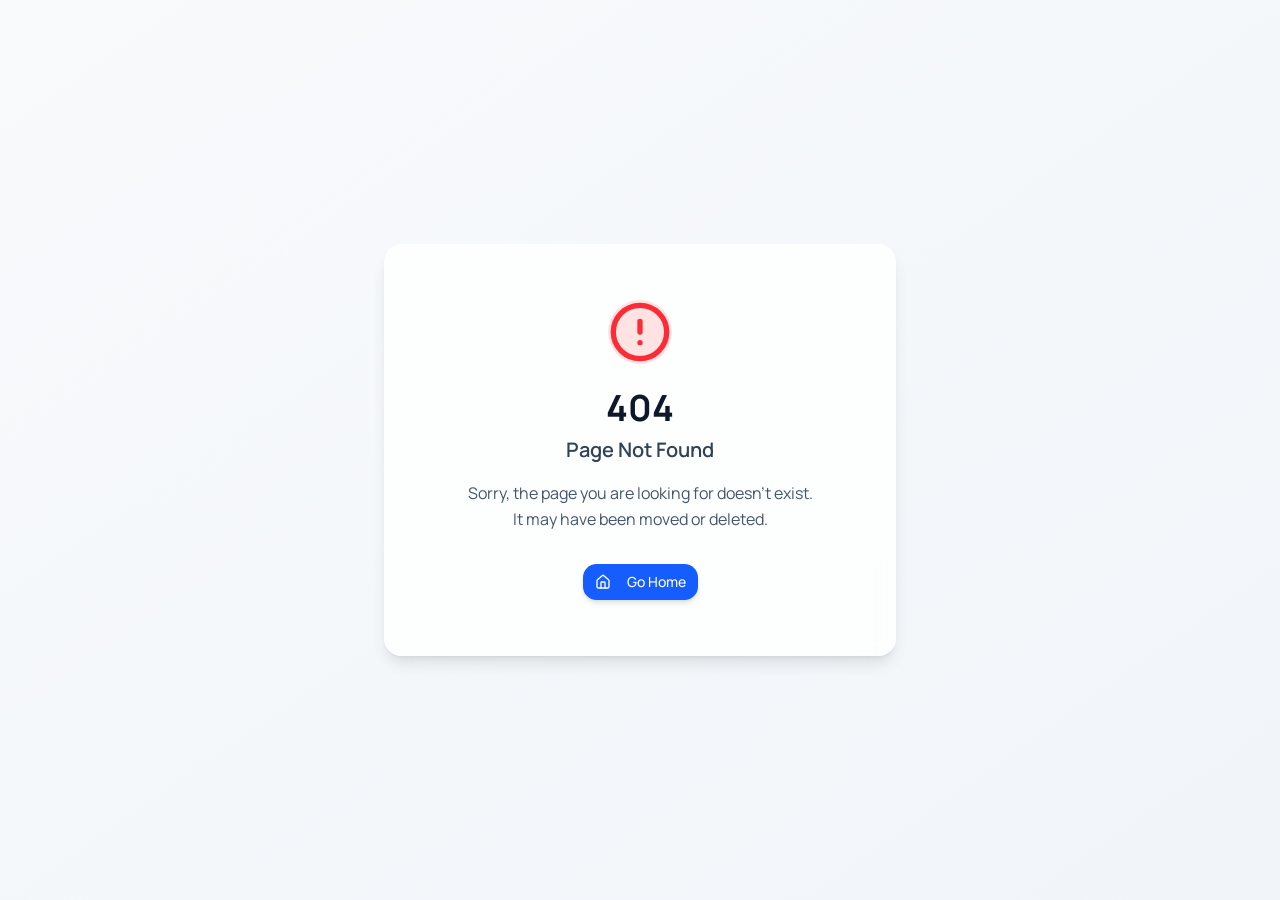
<file: intelligence-ladder-package1/index.html>
<!doctype html>
<html lang="en">
  <head>
    <meta charset="UTF-8" />
    <meta name="viewport" content="width=device-width, initial-scale=1.0, maximum-scale=1" />
    <meta name="theme-color" content="#060914" />
    <meta name="description" content="The Intelligence Ladder is a conceptual atlas of AI, AGI, superintelligence, hyperintelligence, metaintelligence, and transcendent intelligence." />
    <meta name="author" content="Alexandros Lazaridis" />
    <link rel="canonical" href="https://alaza.github.io/intelligence-ladder-public/" />
    <meta property="og:type" content="website" />
    <meta property="og:title" content="The Intelligence Ladder — Beyond the boundaries of mind" />
    <meta property="og:description" content="A visual, evidence-aware framework for exploring possible regimes of intelligence." />
    <meta property="og:image" content="https://alaza.github.io/intelligence-ladder-public/intelligence-spectrum-hero.png" />
    <meta name="twitter:card" content="summary_large_image" />
    <meta name="twitter:title" content="The Intelligence Ladder" />
    <meta name="twitter:description" content="A conceptual atlas of possible intelligence regimes." />
    <meta name="twitter:image" content="https://alaza.github.io/intelligence-ladder-public/intelligence-spectrum-hero.png" />
    <link rel="icon" type="image/png" href="./hi-logo.png" />
    <link rel="apple-touch-icon" href="./hi-logo.png" />
    <title>The Intelligence Ladder — AI → AGI → SI → HI</title>
    <script type="module" crossorigin src="/intelligence-ladder-package1/assets/index-BrnE-Uun.js"></script>
    <link rel="stylesheet" crossorigin href="/intelligence-ladder-package1/assets/index-9PgPVVJu.css">
  </head>
  <body>
    <script id="manus-runtime">window.__MANUS_HOST_DEV__ = false;
(function(){"use strict";var Mr={exports:{}},Kn={};/**
 * @license React
 * react-jsx-runtime.production.js
 *
 * Copyright (c) Meta Platforms, Inc. and affiliates.
 *
 * This source code is licensed under the MIT license found in the
 * LICENSE file in the root directory of this source tree.
 */var $c;function um(){if($c)return Kn;$c=1;var r=Symbol.for("react.transitional.element"),i=Symbol.for("react.fragment");function c(s,d,m){var x=null;if(m!==void 0&&(x=""+m),d.key!==void 0&&(x=""+d.key),"key"in d){m={};for(var R in d)R!=="key"&&(m[R]=d[R])}else m=d;return d=m.ref,{$$typeof:r,type:s,key:x,ref:d!==void 0?d:null,props:m}}return Kn.Fragment=i,Kn.jsx=c,Kn.jsxs=c,Kn}var Fc;function dm(){return Fc||(Fc=1,Mr.exports=um()),Mr.exports}var h=dm(),Ar={exports:{}},Pn={},Rr={exports:{}},Nr={};/**
 * @license React
 * scheduler.production.js
 *
 * Copyright (c) Meta Platforms, Inc. and affiliates.
 *
 * This source code is licensed under the MIT license found in the
 * LICENSE file in the root directory of this source tree.
 */var Ic;function fm(){return Ic||(Ic=1,function(r){function i(A,q){var B=A.length;A.push(q);t:for(;0<B;){var bt=B-1>>>1,p=A[bt];if(0<d(p,q))A[bt]=q,A[B]=p,B=bt;else break t}}function c(A){return A.length===0?null:A[0]}function s(A){if(A.length===0)return null;var q=A[0],B=A.pop();if(B!==q){A[0]=B;t:for(var bt=0,p=A.length,O=p>>>1;bt<O;){var X=2*(bt+1)-1,G=A[X],Z=X+1,st=A[Z];if(0>d(G,B))Z<p&&0>d(st,G)?(A[bt]=st,A[Z]=B,bt=Z):(A[bt]=G,A[X]=B,bt=X);else if(Z<p&&0>d(st,B))A[bt]=st,A[Z]=B,bt=Z;else break t}}return q}function d(A,q){var B=A.sortIndex-q.sortIndex;return B!==0?B:A.id-q.id}if(r.unstable_now=void 0,typeof performance=="object"&&typeof performance.now=="function"){var m=performance;r.unstable_now=function(){return m.now()}}else{var x=Date,R=x.now();r.unstable_now=function(){return x.now()-R}}var C=[],v=[],D=1,j=null,J=3,at=!1,$=!1,nt=!1,ct=!1,ht=typeof setTimeout=="function"?setTimeout:null,St=typeof clearTimeout=="function"?clearTimeout:null,_=typeof setImmediate<"u"?setImmediate:null;function Y(A){for(var q=c(v);q!==null;){if(q.callback===null)s(v);else if(q.startTime<=A)s(v),q.sortIndex=q.expirationTime,i(C,q);else break;q=c(v)}}function H(A){if(nt=!1,Y(A),!$)if(c(C)!==null)$=!0,it||(it=!0,Bt());else{var q=c(v);q!==null&&Mt(H,q.startTime-A)}}var it=!1,rt=-1,V=5,xt=-1;function Be(){return ct?!0:!(r.unstable_now()-xt<V)}function te(){if(ct=!1,it){var A=r.unstable_now();xt=A;var q=!0;try{t:{$=!1,nt&&(nt=!1,St(rt),rt=-1),at=!0;var B=J;try{e:{for(Y(A),j=c(C);j!==null&&!(j.expirationTime>A&&Be());){var bt=j.callback;if(typeof bt=="function"){j.callback=null,J=j.priorityLevel;var p=bt(j.expirationTime<=A);if(A=r.unstable_now(),typeof p=="function"){j.callback=p,Y(A),q=!0;break e}j===c(C)&&s(C),Y(A)}else s(C);j=c(C)}if(j!==null)q=!0;else{var O=c(v);O!==null&&Mt(H,O.startTime-A),q=!1}}break t}finally{j=null,J=B,at=!1}q=void 0}}finally{q?Bt():it=!1}}}var Bt;if(typeof _=="function")Bt=function(){_(te)};else if(typeof MessageChannel<"u"){var me=new MessageChannel,Se=me.port2;me.port1.onmessage=te,Bt=function(){Se.postMessage(null)}}else Bt=function(){ht(te,0)};function Mt(A,q){rt=ht(function(){A(r.unstable_now())},q)}r.unstable_IdlePriority=5,r.unstable_ImmediatePriority=1,r.unstable_LowPriority=4,r.unstable_NormalPriority=3,r.unstable_Profiling=null,r.unstable_UserBlockingPriority=2,r.unstable_cancelCallback=function(A){A.callback=null},r.unstable_forceFrameRate=function(A){0>A||125<A?console.error("forceFrameRate takes a positive int between 0 and 125, forcing frame rates higher than 125 fps is not supported"):V=0<A?Math.floor(1e3/A):5},r.unstable_getCurrentPriorityLevel=function(){return J},r.unstable_next=function(A){switch(J){case 1:case 2:case 3:var q=3;break;default:q=J}var B=J;J=q;try{return A()}finally{J=B}},r.unstable_requestPaint=function(){ct=!0},r.unstable_runWithPriority=function(A,q){switch(A){case 1:case 2:case 3:case 4:case 5:break;default:A=3}var B=J;J=A;try{return q()}finally{J=B}},r.unstable_scheduleCallback=function(A,q,B){var bt=r.unstable_now();switch(typeof B=="object"&&B!==null?(B=B.delay,B=typeof B=="number"&&0<B?bt+B:bt):B=bt,A){case 1:var p=-1;break;case 2:p=250;break;case 5:p=1073741823;break;case 4:p=1e4;break;default:p=5e3}return p=B+p,A={id:D++,callback:q,priorityLevel:A,startTime:B,expirationTime:p,sortIndex:-1},B>bt?(A.sortIndex=B,i(v,A),c(C)===null&&A===c(v)&&(nt?(St(rt),rt=-1):nt=!0,Mt(H,B-bt))):(A.sortIndex=p,i(C,A),$||at||($=!0,it||(it=!0,Bt()))),A},r.unstable_shouldYield=Be,r.unstable_wrapCallback=function(A){var q=J;return function(){var B=J;J=q;try{return A.apply(this,arguments)}finally{J=B}}}}(Nr)),Nr}var tu;function hm(){return tu||(tu=1,Rr.exports=fm()),Rr.exports}var zr={exports:{}},ut={};/**
 * @license React
 * react.production.js
 *
 * Copyright (c) Meta Platforms, Inc. and affiliates.
 *
 * This source code is licensed under the MIT license found in the
 * LICENSE file in the root directory of this source tree.
 */var eu;function mm(){if(eu)return ut;eu=1;var r=Symbol.for("react.transitional.element"),i=Symbol.for("react.portal"),c=Symbol.for("react.fragment"),s=Symbol.for("react.strict_mode"),d=Symbol.for("react.profiler"),m=Symbol.for("react.consumer"),x=Symbol.for("react.context"),R=Symbol.for("react.forward_ref"),C=Symbol.for("react.suspense"),v=Symbol.for("react.memo"),D=Symbol.for("react.lazy"),j=Symbol.iterator;function J(p){return p===null||typeof p!="object"?null:(p=j&&p[j]||p["@@iterator"],typeof p=="function"?p:null)}var at={isMounted:function(){return!1},enqueueForceUpdate:function(){},enqueueReplaceState:function(){},enqueueSetState:function(){}},$=Object.assign,nt={};function ct(p,O,X){this.props=p,this.context=O,this.refs=nt,this.updater=X||at}ct.prototype.isReactComponent={},ct.prototype.setState=function(p,O){if(typeof p!="object"&&typeof p!="function"&&p!=null)throw Error("takes an object of state variables to update or a function which returns an object of state variables.");this.updater.enqueueSetState(this,p,O,"setState")},ct.prototype.forceUpdate=function(p){this.updater.enqueueForceUpdate(this,p,"forceUpdate")};function ht(){}ht.prototype=ct.prototype;function St(p,O,X){this.props=p,this.context=O,this.refs=nt,this.updater=X||at}var _=St.prototype=new ht;_.constructor=St,$(_,ct.prototype),_.isPureReactComponent=!0;var Y=Array.isArray,H={H:null,A:null,T:null,S:null,V:null},it=Object.prototype.hasOwnProperty;function rt(p,O,X,G,Z,st){return X=st.ref,{$$typeof:r,type:p,key:O,ref:X!==void 0?X:null,props:st}}function V(p,O){return rt(p.type,O,void 0,void 0,void 0,p.props)}function xt(p){return typeof p=="object"&&p!==null&&p.$$typeof===r}function Be(p){var O={"=":"=0",":":"=2"};return"$"+p.replace(/[=:]/g,function(X){return O[X]})}var te=/\/+/g;function Bt(p,O){return typeof p=="object"&&p!==null&&p.key!=null?Be(""+p.key):O.toString(36)}function me(){}function Se(p){switch(p.status){case"fulfilled":return p.value;case"rejected":throw p.reason;default:switch(typeof p.status=="string"?p.then(me,me):(p.status="pending",p.then(function(O){p.status==="pending"&&(p.status="fulfilled",p.value=O)},function(O){p.status==="pending"&&(p.status="rejected",p.reason=O)})),p.status){case"fulfilled":return p.value;case"rejected":throw p.reason}}throw p}function Mt(p,O,X,G,Z){var st=typeof p;(st==="undefined"||st==="boolean")&&(p=null);var I=!1;if(p===null)I=!0;else switch(st){case"bigint":case"string":case"number":I=!0;break;case"object":switch(p.$$typeof){case r:case i:I=!0;break;case D:return I=p._init,Mt(I(p._payload),O,X,G,Z)}}if(I)return Z=Z(p),I=G===""?"."+Bt(p,0):G,Y(Z)?(X="",I!=null&&(X=I.replace(te,"$&/")+"/"),Mt(Z,O,X,"",function(Jt){return Jt})):Z!=null&&(xt(Z)&&(Z=V(Z,X+(Z.key==null||p&&p.key===Z.key?"":(""+Z.key).replace(te,"$&/")+"/")+I)),O.push(Z)),1;I=0;var gt=G===""?".":G+":";if(Y(p))for(var Tt=0;Tt<p.length;Tt++)G=p[Tt],st=gt+Bt(G,Tt),I+=Mt(G,O,X,st,Z);else if(Tt=J(p),typeof Tt=="function")for(p=Tt.call(p),Tt=0;!(G=p.next()).done;)G=G.value,st=gt+Bt(G,Tt++),I+=Mt(G,O,X,st,Z);else if(st==="object"){if(typeof p.then=="function")return Mt(Se(p),O,X,G,Z);throw O=String(p),Error("Objects are not valid as a React child (found: "+(O==="[object Object]"?"object with keys {"+Object.keys(p).join(", ")+"}":O)+"). If you meant to render a collection of children, use an array instead.")}return I}function A(p,O,X){if(p==null)return p;var G=[],Z=0;return Mt(p,G,"","",function(st){return O.call(X,st,Z++)}),G}function q(p){if(p._status===-1){var O=p._result;O=O(),O.then(function(X){(p._status===0||p._status===-1)&&(p._status=1,p._result=X)},function(X){(p._status===0||p._status===-1)&&(p._status=2,p._result=X)}),p._status===-1&&(p._status=0,p._result=O)}if(p._status===1)return p._result.default;throw p._result}var B=typeof reportError=="function"?reportError:function(p){if(typeof window=="object"&&typeof window.ErrorEvent=="function"){var O=new window.ErrorEvent("error",{bubbles:!0,cancelable:!0,message:typeof p=="object"&&p!==null&&typeof p.message=="string"?String(p.message):String(p),error:p});if(!window.dispatchEvent(O))return}else if(typeof process=="object"&&typeof process.emit=="function"){process.emit("uncaughtException",p);return}console.error(p)};function bt(){}return ut.Children={map:A,forEach:function(p,O,X){A(p,function(){O.apply(this,arguments)},X)},count:function(p){var O=0;return A(p,function(){O++}),O},toArray:function(p){return A(p,function(O){return O})||[]},only:function(p){if(!xt(p))throw Error("React.Children.only expected to receive a single React element child.");return p}},ut.Component=ct,ut.Fragment=c,ut.Profiler=d,ut.PureComponent=St,ut.StrictMode=s,ut.Suspense=C,ut.__CLIENT_INTERNALS_DO_NOT_USE_OR_WARN_USERS_THEY_CANNOT_UPGRADE=H,ut.__COMPILER_RUNTIME={__proto__:null,c:function(p){return H.H.useMemoCache(p)}},ut.cache=function(p){return function(){return p.apply(null,arguments)}},ut.cloneElement=function(p,O,X){if(p==null)throw Error("The argument must be a React element, but you passed "+p+".");var G=$({},p.props),Z=p.key,st=void 0;if(O!=null)for(I in O.ref!==void 0&&(st=void 0),O.key!==void 0&&(Z=""+O.key),O)!it.call(O,I)||I==="key"||I==="__self"||I==="__source"||I==="ref"&&O.ref===void 0||(G[I]=O[I]);var I=arguments.length-2;if(I===1)G.children=X;else if(1<I){for(var gt=Array(I),Tt=0;Tt<I;Tt++)gt[Tt]=arguments[Tt+2];G.children=gt}return rt(p.type,Z,void 0,void 0,st,G)},ut.createContext=function(p){return p={$$typeof:x,_currentValue:p,_currentValue2:p,_threadCount:0,Provider:null,Consumer:null},p.Provider=p,p.Consumer={$$typeof:m,_context:p},p},ut.createElement=function(p,O,X){var G,Z={},st=null;if(O!=null)for(G in O.key!==void 0&&(st=""+O.key),O)it.call(O,G)&&G!=="key"&&G!=="__self"&&G!=="__source"&&(Z[G]=O[G]);var I=arguments.length-2;if(I===1)Z.children=X;else if(1<I){for(var gt=Array(I),Tt=0;Tt<I;Tt++)gt[Tt]=arguments[Tt+2];Z.children=gt}if(p&&p.defaultProps)for(G in I=p.defaultProps,I)Z[G]===void 0&&(Z[G]=I[G]);return rt(p,st,void 0,void 0,null,Z)},ut.createRef=function(){return{current:null}},ut.forwardRef=function(p){return{$$typeof:R,render:p}},ut.isValidElement=xt,ut.lazy=function(p){return{$$typeof:D,_payload:{_status:-1,_result:p},_init:q}},ut.memo=function(p,O){return{$$typeof:v,type:p,compare:O===void 0?null:O}},ut.startTransition=function(p){var O=H.T,X={};H.T=X;try{var G=p(),Z=H.S;Z!==null&&Z(X,G),typeof G=="object"&&G!==null&&typeof G.then=="function"&&G.then(bt,B)}catch(st){B(st)}finally{H.T=O}},ut.unstable_useCacheRefresh=function(){return H.H.useCacheRefresh()},ut.use=function(p){return H.H.use(p)},ut.useActionState=function(p,O,X){return H.H.useActionState(p,O,X)},ut.useCallback=function(p,O){return H.H.useCallback(p,O)},ut.useContext=function(p){return H.H.useContext(p)},ut.useDebugValue=function(){},ut.useDeferredValue=function(p,O){return H.H.useDeferredValue(p,O)},ut.useEffect=function(p,O,X){var G=H.H;if(typeof X=="function")throw Error("useEffect CRUD overload is not enabled in this build of React.");return G.useEffect(p,O)},ut.useId=function(){return H.H.useId()},ut.useImperativeHandle=function(p,O,X){return H.H.useImperativeHandle(p,O,X)},ut.useInsertionEffect=function(p,O){return H.H.useInsertionEffect(p,O)},ut.useLayoutEffect=function(p,O){return H.H.useLayoutEffect(p,O)},ut.useMemo=function(p,O){return H.H.useMemo(p,O)},ut.useOptimistic=function(p,O){return H.H.useOptimistic(p,O)},ut.useReducer=function(p,O,X){return H.H.useReducer(p,O,X)},ut.useRef=function(p){return H.H.useRef(p)},ut.useState=function(p){return H.H.useState(p)},ut.useSyncExternalStore=function(p,O,X){return H.H.useSyncExternalStore(p,O,X)},ut.useTransition=function(){return H.H.useTransition()},ut.version="19.1.1",ut}var lu;function _r(){return lu||(lu=1,zr.exports=mm()),zr.exports}var kr={exports:{}},he={};/**
 * @license React
 * react-dom.production.js
 *
 * Copyright (c) Meta Platforms, Inc. and affiliates.
 *
 * This source code is licensed under the MIT license found in the
 * LICENSE file in the root directory of this source tree.
 */var au;function gm(){if(au)return he;au=1;var r=_r();function i(C){var v="https://react.dev/errors/"+C;if(1<arguments.length){v+="?args[]="+encodeURIComponent(arguments[1]);for(var D=2;D<arguments.length;D++)v+="&args[]="+encodeURIComponent(arguments[D])}return"Minified React error #"+C+"; visit "+v+" for the full message or use the non-minified dev environment for full errors and additional helpful warnings."}function c(){}var s={d:{f:c,r:function(){throw Error(i(522))},D:c,C:c,L:c,m:c,X:c,S:c,M:c},p:0,findDOMNode:null},d=Symbol.for("react.portal");function m(C,v,D){var j=3<arguments.length&&arguments[3]!==void 0?arguments[3]:null;return{$$typeof:d,key:j==null?null:""+j,children:C,containerInfo:v,implementation:D}}var x=r.__CLIENT_INTERNALS_DO_NOT_USE_OR_WARN_USERS_THEY_CANNOT_UPGRADE;function R(C,v){if(C==="font")return"";if(typeof v=="string")return v==="use-credentials"?v:""}return he.__DOM_INTERNALS_DO_NOT_USE_OR_WARN_USERS_THEY_CANNOT_UPGRADE=s,he.createPortal=function(C,v){var D=2<arguments.length&&arguments[2]!==void 0?arguments[2]:null;if(!v||v.nodeType!==1&&v.nodeType!==9&&v.nodeType!==11)throw Error(i(299));return m(C,v,null,D)},he.flushSync=function(C){var v=x.T,D=s.p;try{if(x.T=null,s.p=2,C)return C()}finally{x.T=v,s.p=D,s.d.f()}},he.preconnect=function(C,v){typeof C=="string"&&(v?(v=v.crossOrigin,v=typeof v=="string"?v==="use-credentials"?v:"":void 0):v=null,s.d.C(C,v))},he.prefetchDNS=function(C){typeof C=="string"&&s.d.D(C)},he.preinit=function(C,v){if(typeof C=="string"&&v&&typeof v.as=="string"){var D=v.as,j=R(D,v.crossOrigin),J=typeof v.integrity=="string"?v.integrity:void 0,at=typeof v.fetchPriority=="string"?v.fetchPriority:void 0;D==="style"?s.d.S(C,typeof v.precedence=="string"?v.precedence:void 0,{crossOrigin:j,integrity:J,fetchPriority:at}):D==="script"&&s.d.X(C,{crossOrigin:j,integrity:J,fetchPriority:at,nonce:typeof v.nonce=="string"?v.nonce:void 0})}},he.preinitModule=function(C,v){if(typeof C=="string")if(typeof v=="object"&&v!==null){if(v.as==null||v.as==="script"){var D=R(v.as,v.crossOrigin);s.d.M(C,{crossOrigin:D,integrity:typeof v.integrity=="string"?v.integrity:void 0,nonce:typeof v.nonce=="string"?v.nonce:void 0})}}else v==null&&s.d.M(C)},he.preload=function(C,v){if(typeof C=="string"&&typeof v=="object"&&v!==null&&typeof v.as=="string"){var D=v.as,j=R(D,v.crossOrigin);s.d.L(C,D,{crossOrigin:j,integrity:typeof v.integrity=="string"?v.integrity:void 0,nonce:typeof v.nonce=="string"?v.nonce:void 0,type:typeof v.type=="string"?v.type:void 0,fetchPriority:typeof v.fetchPriority=="string"?v.fetchPriority:void 0,referrerPolicy:typeof v.referrerPolicy=="string"?v.referrerPolicy:void 0,imageSrcSet:typeof v.imageSrcSet=="string"?v.imageSrcSet:void 0,imageSizes:typeof v.imageSizes=="string"?v.imageSizes:void 0,media:typeof v.media=="string"?v.media:void 0})}},he.preloadModule=function(C,v){if(typeof C=="string")if(v){var D=R(v.as,v.crossOrigin);s.d.m(C,{as:typeof v.as=="string"&&v.as!=="script"?v.as:void 0,crossOrigin:D,integrity:typeof v.integrity=="string"?v.integrity:void 0})}else s.d.m(C)},he.requestFormReset=function(C){s.d.r(C)},he.unstable_batchedUpdates=function(C,v){return C(v)},he.useFormState=function(C,v,D){return x.H.useFormState(C,v,D)},he.useFormStatus=function(){return x.H.useHostTransitionStatus()},he.version="19.1.1",he}var nu;function pm(){if(nu)return kr.exports;nu=1;function r(){if(!(typeof __REACT_DEVTOOLS_GLOBAL_HOOK__>"u"||typeof __REACT_DEVTOOLS_GLOBAL_HOOK__.checkDCE!="function"))try{__REACT_DEVTOOLS_GLOBAL_HOOK__.checkDCE(r)}catch(i){console.error(i)}}return r(),kr.exports=gm(),kr.exports}/**
 * @license React
 * react-dom-client.production.js
 *
 * Copyright (c) Meta Platforms, Inc. and affiliates.
 *
 * This source code is licensed under the MIT license found in the
 * LICENSE file in the root directory of this source tree.
 */var ou;function ym(){if(ou)return Pn;ou=1;var r=hm(),i=_r(),c=pm();function s(t){var e="https://react.dev/errors/"+t;if(1<arguments.length){e+="?args[]="+encodeURIComponent(arguments[1]);for(var l=2;l<arguments.length;l++)e+="&args[]="+encodeURIComponent(arguments[l])}return"Minified React error #"+t+"; visit "+e+" for the full message or use the non-minified dev environment for full errors and additional helpful warnings."}function d(t){return!(!t||t.nodeType!==1&&t.nodeType!==9&&t.nodeType!==11)}function m(t){var e=t,l=t;if(t.alternate)for(;e.return;)e=e.return;else{t=e;do e=t,(e.flags&4098)!==0&&(l=e.return),t=e.return;while(t)}return e.tag===3?l:null}function x(t){if(t.tag===13){var e=t.memoizedState;if(e===null&&(t=t.alternate,t!==null&&(e=t.memoizedState)),e!==null)return e.dehydrated}return null}function R(t){if(m(t)!==t)throw Error(s(188))}function C(t){var e=t.alternate;if(!e){if(e=m(t),e===null)throw Error(s(188));return e!==t?null:t}for(var l=t,a=e;;){var n=l.return;if(n===null)break;var o=n.alternate;if(o===null){if(a=n.return,a!==null){l=a;continue}break}if(n.child===o.child){for(o=n.child;o;){if(o===l)return R(n),t;if(o===a)return R(n),e;o=o.sibling}throw Error(s(188))}if(l.return!==a.return)l=n,a=o;else{for(var u=!1,f=n.child;f;){if(f===l){u=!0,l=n,a=o;break}if(f===a){u=!0,a=n,l=o;break}f=f.sibling}if(!u){for(f=o.child;f;){if(f===l){u=!0,l=o,a=n;break}if(f===a){u=!0,a=o,l=n;break}f=f.sibling}if(!u)throw Error(s(189))}}if(l.alternate!==a)throw Error(s(190))}if(l.tag!==3)throw Error(s(188));return l.stateNode.current===l?t:e}function v(t){var e=t.tag;if(e===5||e===26||e===27||e===6)return t;for(t=t.child;t!==null;){if(e=v(t),e!==null)return e;t=t.sibling}return null}var D=Object.assign,j=Symbol.for("react.element"),J=Symbol.for("react.transitional.element"),at=Symbol.for("react.portal"),$=Symbol.for("react.fragment"),nt=Symbol.for("react.strict_mode"),ct=Symbol.for("react.profiler"),ht=Symbol.for("react.provider"),St=Symbol.for("react.consumer"),_=Symbol.for("react.context"),Y=Symbol.for("react.forward_ref"),H=Symbol.for("react.suspense"),it=Symbol.for("react.suspense_list"),rt=Symbol.for("react.memo"),V=Symbol.for("react.lazy"),xt=Symbol.for("react.activity"),Be=Symbol.for("react.memo_cache_sentinel"),te=Symbol.iterator;function Bt(t){return t===null||typeof t!="object"?null:(t=te&&t[te]||t["@@iterator"],typeof t=="function"?t:null)}var me=Symbol.for("react.client.reference");function Se(t){if(t==null)return null;if(typeof t=="function")return t.$$typeof===me?null:t.displayName||t.name||null;if(typeof t=="string")return t;switch(t){case $:return"Fragment";case ct:return"Profiler";case nt:return"StrictMode";case H:return"Suspense";case it:return"SuspenseList";case xt:return"Activity"}if(typeof t=="object")switch(t.$$typeof){case at:return"Portal";case _:return(t.displayName||"Context")+".Provider";case St:return(t._context.displayName||"Context")+".Consumer";case Y:var e=t.render;return t=t.displayName,t||(t=e.displayName||e.name||"",t=t!==""?"ForwardRef("+t+")":"ForwardRef"),t;case rt:return e=t.displayName||null,e!==null?e:Se(t.type)||"Memo";case V:e=t._payload,t=t._init;try{return Se(t(e))}catch{}}return null}var Mt=Array.isArray,A=i.__CLIENT_INTERNALS_DO_NOT_USE_OR_WARN_USERS_THEY_CANNOT_UPGRADE,q=c.__DOM_INTERNALS_DO_NOT_USE_OR_WARN_USERS_THEY_CANNOT_UPGRADE,B={pending:!1,data:null,method:null,action:null},bt=[],p=-1;function O(t){return{current:t}}function X(t){0>p||(t.current=bt[p],bt[p]=null,p--)}function G(t,e){p++,bt[p]=t.current,t.current=e}var Z=O(null),st=O(null),I=O(null),gt=O(null);function Tt(t,e){switch(G(I,e),G(st,t),G(Z,null),e.nodeType){case 9:case 11:t=(t=e.documentElement)&&(t=t.namespaceURI)?Hh(t):0;break;default:if(t=e.tagName,e=e.namespaceURI)e=Hh(e),t=Uh(e,t);else switch(t){case"svg":t=1;break;case"math":t=2;break;default:t=0}}X(Z),G(Z,t)}function Jt(){X(Z),X(st),X(I)}function Ke(t){t.memoizedState!==null&&G(gt,t);var e=Z.current,l=Uh(e,t.type);e!==l&&(G(st,t),G(Z,l))}function Ce(t){st.current===t&&(X(Z),X(st)),gt.current===t&&(X(gt),Wo._currentValue=B)}var Pe=Object.prototype.hasOwnProperty,yl=r.unstable_scheduleCallback,sn=r.unstable_cancelCallback,Ca=r.unstable_shouldYield,ri=r.unstable_requestPaint,ge=r.unstable_now,si=r.unstable_getCurrentPriorityLevel,Ul=r.unstable_ImmediatePriority,Fn=r.unstable_UserBlockingPriority,nl=r.unstable_NormalPriority,ci=r.unstable_LowPriority,Gl=r.unstable_IdlePriority,ui=r.log,Ea=r.unstable_setDisableYieldValue,ql=null,Wt=null;function Je(t){if(typeof ui=="function"&&Ea(t),Wt&&typeof Wt.setStrictMode=="function")try{Wt.setStrictMode(ql,t)}catch{}}var $t=Math.clz32?Math.clz32:fi,di=Math.log,Ta=Math.LN2;function fi(t){return t>>>=0,t===0?32:31-(di(t)/Ta|0)|0}var L=256,cn=4194304;function vl(t){var e=t&42;if(e!==0)return e;switch(t&-t){case 1:return 1;case 2:return 2;case 4:return 4;case 8:return 8;case 16:return 16;case 32:return 32;case 64:return 64;case 128:return 128;case 256:case 512:case 1024:case 2048:case 4096:case 8192:case 16384:case 32768:case 65536:case 131072:case 262144:case 524288:case 1048576:case 2097152:return t&4194048;case 4194304:case 8388608:case 16777216:case 33554432:return t&62914560;case 67108864:return 67108864;case 134217728:return 134217728;case 268435456:return 268435456;case 536870912:return 536870912;case 1073741824:return 0;default:return t}}function un(t,e,l){var a=t.pendingLanes;if(a===0)return 0;var n=0,o=t.suspendedLanes,u=t.pingedLanes;t=t.warmLanes;var f=a&134217727;return f!==0?(a=f&~o,a!==0?n=vl(a):(u&=f,u!==0?n=vl(u):l||(l=f&~t,l!==0&&(n=vl(l))))):(f=a&~o,f!==0?n=vl(f):u!==0?n=vl(u):l||(l=a&~t,l!==0&&(n=vl(l)))),n===0?0:e!==0&&e!==n&&(e&o)===0&&(o=n&-n,l=e&-e,o>=l||o===32&&(l&4194048)!==0)?e:n}function Dt(t,e){return(t.pendingLanes&~(t.suspendedLanes&~t.pingedLanes)&e)===0}function In(t,e){switch(t){case 1:case 2:case 4:case 8:case 64:return e+250;case 16:case 32:case 128:case 256:case 512:case 1024:case 2048:case 4096:case 8192:case 16384:case 32768:case 65536:case 131072:case 262144:case 524288:case 1048576:case 2097152:return e+5e3;case 4194304:case 8388608:case 16777216:case 33554432:return-1;case 67108864:case 134217728:case 268435456:case 536870912:case 1073741824:return-1;default:return-1}}function to(){var t=L;return L<<=1,(L&4194048)===0&&(L=256),t}function hi(){var t=cn;return cn<<=1,(cn&62914560)===0&&(cn=4194304),t}function eo(t){for(var e=[],l=0;31>l;l++)e.push(t);return e}function Da(t,e){t.pendingLanes|=e,e!==268435456&&(t.suspendedLanes=0,t.pingedLanes=0,t.warmLanes=0)}function Ir(t,e,l,a,n,o){var u=t.pendingLanes;t.pendingLanes=l,t.suspendedLanes=0,t.pingedLanes=0,t.warmLanes=0,t.expiredLanes&=l,t.entangledLanes&=l,t.errorRecoveryDisabledLanes&=l,t.shellSuspendCounter=0;var f=t.entanglements,g=t.expirationTimes,S=t.hiddenUpdates;for(l=u&~l;0<l;){var N=31-$t(l),k=1<<N;f[N]=0,g[N]=-1;var E=S[N];if(E!==null)for(S[N]=null,N=0;N<E.length;N++){var T=E[N];T!==null&&(T.lane&=-536870913)}l&=~k}a!==0&&mi(t,a,0),o!==0&&n===0&&t.tag!==0&&(t.suspendedLanes|=o&~(u&~e))}function mi(t,e,l){t.pendingLanes|=e,t.suspendedLanes&=~e;var a=31-$t(e);t.entangledLanes|=e,t.entanglements[a]=t.entanglements[a]|1073741824|l&4194090}function gi(t,e){var l=t.entangledLanes|=e;for(t=t.entanglements;l;){var a=31-$t(l),n=1<<a;n&e|t[a]&e&&(t[a]|=e),l&=~n}}function lo(t){switch(t){case 2:t=1;break;case 8:t=4;break;case 32:t=16;break;case 256:case 512:case 1024:case 2048:case 4096:case 8192:case 16384:case 32768:case 65536:case 131072:case 262144:case 524288:case 1048576:case 2097152:case 4194304:case 8388608:case 16777216:case 33554432:t=128;break;case 268435456:t=134217728;break;default:t=0}return t}function ao(t){return t&=-t,2<t?8<t?(t&134217727)!==0?32:268435456:8:2}function pi(){var t=q.p;return t!==0?t:(t=window.event,t===void 0?32:nm(t.type))}function ts(t,e){var l=q.p;try{return q.p=t,e()}finally{q.p=l}}var ol=Math.random().toString(36).slice(2),ee="__reactFiber$"+ol,pe="__reactProps$"+ol,Yl="__reactContainer$"+ol,no="__reactEvents$"+ol,es="__reactListeners$"+ol,ls="__reactHandles$"+ol,yi="__reactResources$"+ol,Ma="__reactMarker$"+ol;function oo(t){delete t[ee],delete t[pe],delete t[no],delete t[es],delete t[ls]}function Vl(t){var e=t[ee];if(e)return e;for(var l=t.parentNode;l;){if(e=l[Yl]||l[ee]){if(l=e.alternate,e.child!==null||l!==null&&l.child!==null)for(t=Vh(t);t!==null;){if(l=t[ee])return l;t=Vh(t)}return e}t=l,l=t.parentNode}return null}function Xl(t){if(t=t[ee]||t[Yl]){var e=t.tag;if(e===5||e===6||e===13||e===26||e===27||e===3)return t}return null}function Aa(t){var e=t.tag;if(e===5||e===26||e===27||e===6)return t.stateNode;throw Error(s(33))}function Zl(t){var e=t[yi];return e||(e=t[yi]={hoistableStyles:new Map,hoistableScripts:new Map}),e}function Vt(t){t[Ma]=!0}var vi=new Set,bi={};function bl(t,e){We(t,e),We(t+"Capture",e)}function We(t,e){for(bi[t]=e,t=0;t<e.length;t++)vi.add(e[t])}var as=RegExp("^[:A-Z_a-z\\u00C0-\\u00D6\\u00D8-\\u00F6\\u00F8-\\u02FF\\u0370-\\u037D\\u037F-\\u1FFF\\u200C-\\u200D\\u2070-\\u218F\\u2C00-\\u2FEF\\u3001-\\uD7FF\\uF900-\\uFDCF\\uFDF0-\\uFFFD][:A-Z_a-z\\u00C0-\\u00D6\\u00D8-\\u00F6\\u00F8-\\u02FF\\u0370-\\u037D\\u037F-\\u1FFF\\u200C-\\u200D\\u2070-\\u218F\\u2C00-\\u2FEF\\u3001-\\uD7FF\\uF900-\\uFDCF\\uFDF0-\\uFFFD\\-.0-9\\u00B7\\u0300-\\u036F\\u203F-\\u2040]*$"),xi={},wi={};function Ra(t){return Pe.call(wi,t)?!0:Pe.call(xi,t)?!1:as.test(t)?wi[t]=!0:(xi[t]=!0,!1)}function M(t,e,l){if(Ra(e))if(l===null)t.removeAttribute(e);else{switch(typeof l){case"undefined":case"function":case"symbol":t.removeAttribute(e);return;case"boolean":var a=e.toLowerCase().slice(0,5);if(a!=="data-"&&a!=="aria-"){t.removeAttribute(e);return}}t.setAttribute(e,""+l)}}function tt(t,e,l){if(l===null)t.removeAttribute(e);else{switch(typeof l){case"undefined":case"function":case"symbol":case"boolean":t.removeAttribute(e);return}t.setAttribute(e,""+l)}}function Ot(t,e,l,a){if(a===null)t.removeAttribute(l);else{switch(typeof a){case"undefined":case"function":case"symbol":case"boolean":t.removeAttribute(l);return}t.setAttributeNS(e,l,""+a)}}var le,Ee;function ae(t){if(le===void 0)try{throw Error()}catch(l){var e=l.stack.trim().match(/\n( *(at )?)/);le=e&&e[1]||"",Ee=-1<l.stack.indexOf(`
    at`)?" (<anonymous>)":-1<l.stack.indexOf("@")?"@unknown:0:0":""}return`
`+le+t+Ee}var Le=!1;function He(t,e){if(!t||Le)return"";Le=!0;var l=Error.prepareStackTrace;Error.prepareStackTrace=void 0;try{var a={DetermineComponentFrameRoot:function(){try{if(e){var k=function(){throw Error()};if(Object.defineProperty(k.prototype,"props",{set:function(){throw Error()}}),typeof Reflect=="object"&&Reflect.construct){try{Reflect.construct(k,[])}catch(T){var E=T}Reflect.construct(t,[],k)}else{try{k.call()}catch(T){E=T}t.call(k.prototype)}}else{try{throw Error()}catch(T){E=T}(k=t())&&typeof k.catch=="function"&&k.catch(function(){})}}catch(T){if(T&&E&&typeof T.stack=="string")return[T.stack,E.stack]}return[null,null]}};a.DetermineComponentFrameRoot.displayName="DetermineComponentFrameRoot";var n=Object.getOwnPropertyDescriptor(a.DetermineComponentFrameRoot,"name");n&&n.configurable&&Object.defineProperty(a.DetermineComponentFrameRoot,"name",{value:"DetermineComponentFrameRoot"});var o=a.DetermineComponentFrameRoot(),u=o[0],f=o[1];if(u&&f){var g=u.split(`
`),S=f.split(`
`);for(n=a=0;a<g.length&&!g[a].includes("DetermineComponentFrameRoot");)a++;for(;n<S.length&&!S[n].includes("DetermineComponentFrameRoot");)n++;if(a===g.length||n===S.length)for(a=g.length-1,n=S.length-1;1<=a&&0<=n&&g[a]!==S[n];)n--;for(;1<=a&&0<=n;a--,n--)if(g[a]!==S[n]){if(a!==1||n!==1)do if(a--,n--,0>n||g[a]!==S[n]){var N=`
`+g[a].replace(" at new "," at ");return t.displayName&&N.includes("<anonymous>")&&(N=N.replace("<anonymous>",t.displayName)),N}while(1<=a&&0<=n);break}}}finally{Le=!1,Error.prepareStackTrace=l}return(l=t?t.displayName||t.name:"")?ae(l):""}function Ql(t){switch(t.tag){case 26:case 27:case 5:return ae(t.type);case 16:return ae("Lazy");case 13:return ae("Suspense");case 19:return ae("SuspenseList");case 0:case 15:return He(t.type,!1);case 11:return He(t.type.render,!1);case 1:return He(t.type,!0);case 31:return ae("Activity");default:return""}}function xl(t){try{var e="";do e+=Ql(t),t=t.return;while(t);return e}catch(l){return`
Error generating stack: `+l.message+`
`+l.stack}}function Xt(t){switch(typeof t){case"bigint":case"boolean":case"number":case"string":case"undefined":return t;case"object":return t;default:return""}}function il(t){var e=t.type;return(t=t.nodeName)&&t.toLowerCase()==="input"&&(e==="checkbox"||e==="radio")}function ve(t){var e=il(t)?"checked":"value",l=Object.getOwnPropertyDescriptor(t.constructor.prototype,e),a=""+t[e];if(!t.hasOwnProperty(e)&&typeof l<"u"&&typeof l.get=="function"&&typeof l.set=="function"){var n=l.get,o=l.set;return Object.defineProperty(t,e,{configurable:!0,get:function(){return n.call(this)},set:function(u){a=""+u,o.call(this,u)}}),Object.defineProperty(t,e,{enumerable:l.enumerable}),{getValue:function(){return a},setValue:function(u){a=""+u},stopTracking:function(){t._valueTracker=null,delete t[e]}}}}function re(t){t._valueTracker||(t._valueTracker=ve(t))}function rl(t){if(!t)return!1;var e=t._valueTracker;if(!e)return!0;var l=e.getValue(),a="";return t&&(a=il(t)?t.checked?"true":"false":t.value),t=a,t!==l?(e.setValue(t),!0):!1}function wl(t){if(t=t||(typeof document<"u"?document:void 0),typeof t>"u")return null;try{return t.activeElement||t.body}catch{return t.body}}var dn=/[\n"\\]/g;function se(t){return t.replace(dn,function(e){return"\\"+e.charCodeAt(0).toString(16)+" "})}function Kl(t,e,l,a,n,o,u,f){t.name="",u!=null&&typeof u!="function"&&typeof u!="symbol"&&typeof u!="boolean"?t.type=u:t.removeAttribute("type"),e!=null?u==="number"?(e===0&&t.value===""||t.value!=e)&&(t.value=""+Xt(e)):t.value!==""+Xt(e)&&(t.value=""+Xt(e)):u!=="submit"&&u!=="reset"||t.removeAttribute("value"),e!=null?Pl(t,u,Xt(e)):l!=null?Pl(t,u,Xt(l)):a!=null&&t.removeAttribute("value"),n==null&&o!=null&&(t.defaultChecked=!!o),n!=null&&(t.checked=n&&typeof n!="function"&&typeof n!="symbol"),f!=null&&typeof f!="function"&&typeof f!="symbol"&&typeof f!="boolean"?t.name=""+Xt(f):t.removeAttribute("name")}function Na(t,e,l,a,n,o,u,f){if(o!=null&&typeof o!="function"&&typeof o!="symbol"&&typeof o!="boolean"&&(t.type=o),e!=null||l!=null){if(!(o!=="submit"&&o!=="reset"||e!=null))return;l=l!=null?""+Xt(l):"",e=e!=null?""+Xt(e):l,f||e===t.value||(t.value=e),t.defaultValue=e}a=a??n,a=typeof a!="function"&&typeof a!="symbol"&&!!a,t.checked=f?t.checked:!!a,t.defaultChecked=!!a,u!=null&&typeof u!="function"&&typeof u!="symbol"&&typeof u!="boolean"&&(t.name=u)}function Pl(t,e,l){e==="number"&&wl(t.ownerDocument)===t||t.defaultValue===""+l||(t.defaultValue=""+l)}function $e(t,e,l,a){if(t=t.options,e){e={};for(var n=0;n<l.length;n++)e["$"+l[n]]=!0;for(l=0;l<t.length;l++)n=e.hasOwnProperty("$"+t[l].value),t[l].selected!==n&&(t[l].selected=n),n&&a&&(t[l].defaultSelected=!0)}else{for(l=""+Xt(l),e=null,n=0;n<t.length;n++){if(t[n].value===l){t[n].selected=!0,a&&(t[n].defaultSelected=!0);return}e!==null||t[n].disabled||(e=t[n])}e!==null&&(e.selected=!0)}}function za(t,e,l){if(e!=null&&(e=""+Xt(e),e!==t.value&&(t.value=e),l==null)){t.defaultValue!==e&&(t.defaultValue=e);return}t.defaultValue=l!=null?""+Xt(l):""}function _a(t,e,l,a){if(e==null){if(a!=null){if(l!=null)throw Error(s(92));if(Mt(a)){if(1<a.length)throw Error(s(93));a=a[0]}l=a}l==null&&(l=""),e=l}l=Xt(e),t.defaultValue=l,a=t.textContent,a===l&&a!==""&&a!==null&&(t.value=a)}function Fe(t,e){if(e){var l=t.firstChild;if(l&&l===t.lastChild&&l.nodeType===3){l.nodeValue=e;return}}t.textContent=e}var fn=new Set("animationIterationCount aspectRatio borderImageOutset borderImageSlice borderImageWidth boxFlex boxFlexGroup boxOrdinalGroup columnCount columns flex flexGrow flexPositive flexShrink flexNegative flexOrder gridArea gridRow gridRowEnd gridRowSpan gridRowStart gridColumn gridColumnEnd gridColumnSpan gridColumnStart fontWeight lineClamp lineHeight opacity order orphans scale tabSize widows zIndex zoom fillOpacity floodOpacity stopOpacity strokeDasharray strokeDashoffset strokeMiterlimit strokeOpacity strokeWidth MozAnimationIterationCount MozBoxFlex MozBoxFlexGroup MozLineClamp msAnimationIterationCount msFlex msZoom msFlexGrow msFlexNegative msFlexOrder msFlexPositive msFlexShrink msGridColumn msGridColumnSpan msGridRow msGridRowSpan WebkitAnimationIterationCount WebkitBoxFlex WebKitBoxFlexGroup WebkitBoxOrdinalGroup WebkitColumnCount WebkitColumns WebkitFlex WebkitFlexGrow WebkitFlexPositive WebkitFlexShrink WebkitLineClamp".split(" "));function ka(t,e,l){var a=e.indexOf("--")===0;l==null||typeof l=="boolean"||l===""?a?t.setProperty(e,""):e==="float"?t.cssFloat="":t[e]="":a?t.setProperty(e,l):typeof l!="number"||l===0||fn.has(e)?e==="float"?t.cssFloat=l:t[e]=(""+l).trim():t[e]=l+"px"}function Oa(t,e,l){if(e!=null&&typeof e!="object")throw Error(s(62));if(t=t.style,l!=null){for(var a in l)!l.hasOwnProperty(a)||e!=null&&e.hasOwnProperty(a)||(a.indexOf("--")===0?t.setProperty(a,""):a==="float"?t.cssFloat="":t[a]="");for(var n in e)a=e[n],e.hasOwnProperty(n)&&l[n]!==a&&ka(t,n,a)}else for(var o in e)e.hasOwnProperty(o)&&ka(t,o,e[o])}function ja(t){if(t.indexOf("-")===-1)return!1;switch(t){case"annotation-xml":case"color-profile":case"font-face":case"font-face-src":case"font-face-uri":case"font-face-format":case"font-face-name":case"missing-glyph":return!1;default:return!0}}var Si=new Map([["acceptCharset","accept-charset"],["htmlFor","for"],["httpEquiv","http-equiv"],["crossOrigin","crossorigin"],["accentHeight","accent-height"],["alignmentBaseline","alignment-baseline"],["arabicForm","arabic-form"],["baselineShift","baseline-shift"],["capHeight","cap-height"],["clipPath","clip-path"],["clipRule","clip-rule"],["colorInterpolation","color-interpolation"],["colorInterpolationFilters","color-interpolation-filters"],["colorProfile","color-profile"],["colorRendering","color-rendering"],["dominantBaseline","dominant-baseline"],["enableBackground","enable-background"],["fillOpacity","fill-opacity"],["fillRule","fill-rule"],["floodColor","flood-color"],["floodOpacity","flood-opacity"],["fontFamily","font-family"],["fontSize","font-size"],["fontSizeAdjust","font-size-adjust"],["fontStretch","font-stretch"],["fontStyle","font-style"],["fontVariant","font-variant"],["fontWeight","font-weight"],["glyphName","glyph-name"],["glyphOrientationHorizontal","glyph-orientation-horizontal"],["glyphOrientationVertical","glyph-orientation-vertical"],["horizAdvX","horiz-adv-x"],["horizOriginX","horiz-origin-x"],["imageRendering","image-rendering"],["letterSpacing","letter-spacing"],["lightingColor","lighting-color"],["markerEnd","marker-end"],["markerMid","marker-mid"],["markerStart","marker-start"],["overlinePosition","overline-position"],["overlineThickness","overline-thickness"],["paintOrder","paint-order"],["panose-1","panose-1"],["pointerEvents","pointer-events"],["renderingIntent","rendering-intent"],["shapeRendering","shape-rendering"],["stopColor","stop-color"],["stopOpacity","stop-opacity"],["strikethroughPosition","strikethrough-position"],["strikethroughThickness","strikethrough-thickness"],["strokeDasharray","stroke-dasharray"],["strokeDashoffset","stroke-dashoffset"],["strokeLinecap","stroke-linecap"],["strokeLinejoin","stroke-linejoin"],["strokeMiterlimit","stroke-miterlimit"],["strokeOpacity","stroke-opacity"],["strokeWidth","stroke-width"],["textAnchor","text-anchor"],["textDecoration","text-decoration"],["textRendering","text-rendering"],["transformOrigin","transform-origin"],["underlinePosition","underline-position"],["underlineThickness","underline-thickness"],["unicodeBidi","unicode-bidi"],["unicodeRange","unicode-range"],["unitsPerEm","units-per-em"],["vAlphabetic","v-alphabetic"],["vHanging","v-hanging"],["vIdeographic","v-ideographic"],["vMathematical","v-mathematical"],["vectorEffect","vector-effect"],["vertAdvY","vert-adv-y"],["vertOriginX","vert-origin-x"],["vertOriginY","vert-origin-y"],["wordSpacing","word-spacing"],["writingMode","writing-mode"],["xmlnsXlink","xmlns:xlink"],["xHeight","x-height"]]),Ci=/^[\u0000-\u001F ]*j[\r\n\t]*a[\r\n\t]*v[\r\n\t]*a[\r\n\t]*s[\r\n\t]*c[\r\n\t]*r[\r\n\t]*i[\r\n\t]*p[\r\n\t]*t[\r\n\t]*:/i;function Ba(t){return Ci.test(""+t)?"javascript:throw new Error('React has blocked a javascript: URL as a security precaution.')":t}var hn=null;function mn(t){return t=t.target||t.srcElement||window,t.correspondingUseElement&&(t=t.correspondingUseElement),t.nodeType===3?t.parentNode:t}var Sl=null,Cl=null;function io(t){var e=Xl(t);if(e&&(t=e.stateNode)){var l=t[pe]||null;t:switch(t=e.stateNode,e.type){case"input":if(Kl(t,l.value,l.defaultValue,l.defaultValue,l.checked,l.defaultChecked,l.type,l.name),e=l.name,l.type==="radio"&&e!=null){for(l=t;l.parentNode;)l=l.parentNode;for(l=l.querySelectorAll('input[name="'+se(""+e)+'"][type="radio"]'),e=0;e<l.length;e++){var a=l[e];if(a!==t&&a.form===t.form){var n=a[pe]||null;if(!n)throw Error(s(90));Kl(a,n.value,n.defaultValue,n.defaultValue,n.checked,n.defaultChecked,n.type,n.name)}}for(e=0;e<l.length;e++)a=l[e],a.form===t.form&&rl(a)}break t;case"textarea":za(t,l.value,l.defaultValue);break t;case"select":e=l.value,e!=null&&$e(t,!!l.multiple,e,!1)}}}var gn=!1;function ro(t,e,l){if(gn)return t(e,l);gn=!0;try{var a=t(e);return a}finally{if(gn=!1,(Sl!==null||Cl!==null)&&(ir(),Sl&&(e=Sl,t=Cl,Cl=Sl=null,io(e),t)))for(e=0;e<t.length;e++)io(t[e])}}function Jl(t,e){var l=t.stateNode;if(l===null)return null;var a=l[pe]||null;if(a===null)return null;l=a[e];t:switch(e){case"onClick":case"onClickCapture":case"onDoubleClick":case"onDoubleClickCapture":case"onMouseDown":case"onMouseDownCapture":case"onMouseMove":case"onMouseMoveCapture":case"onMouseUp":case"onMouseUpCapture":case"onMouseEnter":(a=!a.disabled)||(t=t.type,a=!(t==="button"||t==="input"||t==="select"||t==="textarea")),t=!a;break t;default:t=!1}if(t)return null;if(l&&typeof l!="function")throw Error(s(231,e,typeof l));return l}var Ue=!(typeof window>"u"||typeof window.document>"u"||typeof window.document.createElement>"u"),pn=!1;if(Ue)try{var Wl={};Object.defineProperty(Wl,"passive",{get:function(){pn=!0}}),window.addEventListener("test",Wl,Wl),window.removeEventListener("test",Wl,Wl)}catch{pn=!1}var Ie=null,yn=null,La=null;function so(){if(La)return La;var t,e=yn,l=e.length,a,n="value"in Ie?Ie.value:Ie.textContent,o=n.length;for(t=0;t<l&&e[t]===n[t];t++);var u=l-t;for(a=1;a<=u&&e[l-a]===n[o-a];a++);return La=n.slice(t,1<a?1-a:void 0)}function Ha(t){var e=t.keyCode;return"charCode"in t?(t=t.charCode,t===0&&e===13&&(t=13)):t=e,t===10&&(t=13),32<=t||t===13?t:0}function Ua(){return!0}function co(){return!1}function ce(t){function e(l,a,n,o,u){this._reactName=l,this._targetInst=n,this.type=a,this.nativeEvent=o,this.target=u,this.currentTarget=null;for(var f in t)t.hasOwnProperty(f)&&(l=t[f],this[f]=l?l(o):o[f]);return this.isDefaultPrevented=(o.defaultPrevented!=null?o.defaultPrevented:o.returnValue===!1)?Ua:co,this.isPropagationStopped=co,this}return D(e.prototype,{preventDefault:function(){this.defaultPrevented=!0;var l=this.nativeEvent;l&&(l.preventDefault?l.preventDefault():typeof l.returnValue!="unknown"&&(l.returnValue=!1),this.isDefaultPrevented=Ua)},stopPropagation:function(){var l=this.nativeEvent;l&&(l.stopPropagation?l.stopPropagation():typeof l.cancelBubble!="unknown"&&(l.cancelBubble=!0),this.isPropagationStopped=Ua)},persist:function(){},isPersistent:Ua}),e}var sl={eventPhase:0,bubbles:0,cancelable:0,timeStamp:function(t){return t.timeStamp||Date.now()},defaultPrevented:0,isTrusted:0},Ga=ce(sl),$l=D({},sl,{view:0,detail:0}),Ei=ce($l),Ti,uo,fo,Di=D({},$l,{screenX:0,screenY:0,clientX:0,clientY:0,pageX:0,pageY:0,ctrlKey:0,shiftKey:0,altKey:0,metaKey:0,getModifierState:os,button:0,buttons:0,relatedTarget:function(t){return t.relatedTarget===void 0?t.fromElement===t.srcElement?t.toElement:t.fromElement:t.relatedTarget},movementX:function(t){return"movementX"in t?t.movementX:(t!==fo&&(fo&&t.type==="mousemove"?(Ti=t.screenX-fo.screenX,uo=t.screenY-fo.screenY):uo=Ti=0,fo=t),Ti)},movementY:function(t){return"movementY"in t?t.movementY:uo}}),Vu=ce(Di),D0=D({},Di,{dataTransfer:0}),M0=ce(D0),A0=D({},$l,{relatedTarget:0}),ns=ce(A0),R0=D({},sl,{animationName:0,elapsedTime:0,pseudoElement:0}),N0=ce(R0),z0=D({},sl,{clipboardData:function(t){return"clipboardData"in t?t.clipboardData:window.clipboardData}}),_0=ce(z0),k0=D({},sl,{data:0}),Xu=ce(k0),O0={Esc:"Escape",Spacebar:" ",Left:"ArrowLeft",Up:"ArrowUp",Right:"ArrowRight",Down:"ArrowDown",Del:"Delete",Win:"OS",Menu:"ContextMenu",Apps:"ContextMenu",Scroll:"ScrollLock",MozPrintableKey:"Unidentified"},j0={8:"Backspace",9:"Tab",12:"Clear",13:"Enter",16:"Shift",17:"Control",18:"Alt",19:"Pause",20:"CapsLock",27:"Escape",32:" ",33:"PageUp",34:"PageDown",35:"End",36:"Home",37:"ArrowLeft",38:"ArrowUp",39:"ArrowRight",40:"ArrowDown",45:"Insert",46:"Delete",112:"F1",113:"F2",114:"F3",115:"F4",116:"F5",117:"F6",118:"F7",119:"F8",120:"F9",121:"F10",122:"F11",123:"F12",144:"NumLock",145:"ScrollLock",224:"Meta"},B0={Alt:"altKey",Control:"ctrlKey",Meta:"metaKey",Shift:"shiftKey"};function L0(t){var e=this.nativeEvent;return e.getModifierState?e.getModifierState(t):(t=B0[t])?!!e[t]:!1}function os(){return L0}var H0=D({},$l,{key:function(t){if(t.key){var e=O0[t.key]||t.key;if(e!=="Unidentified")return e}return t.type==="keypress"?(t=Ha(t),t===13?"Enter":String.fromCharCode(t)):t.type==="keydown"||t.type==="keyup"?j0[t.keyCode]||"Unidentified":""},code:0,location:0,ctrlKey:0,shiftKey:0,altKey:0,metaKey:0,repeat:0,locale:0,getModifierState:os,charCode:function(t){return t.type==="keypress"?Ha(t):0},keyCode:function(t){return t.type==="keydown"||t.type==="keyup"?t.keyCode:0},which:function(t){return t.type==="keypress"?Ha(t):t.type==="keydown"||t.type==="keyup"?t.keyCode:0}}),U0=ce(H0),G0=D({},Di,{pointerId:0,width:0,height:0,pressure:0,tangentialPressure:0,tiltX:0,tiltY:0,twist:0,pointerType:0,isPrimary:0}),Zu=ce(G0),q0=D({},$l,{touches:0,targetTouches:0,changedTouches:0,altKey:0,metaKey:0,ctrlKey:0,shiftKey:0,getModifierState:os}),Y0=ce(q0),V0=D({},sl,{propertyName:0,elapsedTime:0,pseudoElement:0}),X0=ce(V0),Z0=D({},Di,{deltaX:function(t){return"deltaX"in t?t.deltaX:"wheelDeltaX"in t?-t.wheelDeltaX:0},deltaY:function(t){return"deltaY"in t?t.deltaY:"wheelDeltaY"in t?-t.wheelDeltaY:"wheelDelta"in t?-t.wheelDelta:0},deltaZ:0,deltaMode:0}),Q0=ce(Z0),K0=D({},sl,{newState:0,oldState:0}),P0=ce(K0),J0=[9,13,27,32],is=Ue&&"CompositionEvent"in window,ho=null;Ue&&"documentMode"in document&&(ho=document.documentMode);var W0=Ue&&"TextEvent"in window&&!ho,Qu=Ue&&(!is||ho&&8<ho&&11>=ho),Ku=" ",Pu=!1;function Ju(t,e){switch(t){case"keyup":return J0.indexOf(e.keyCode)!==-1;case"keydown":return e.keyCode!==229;case"keypress":case"mousedown":case"focusout":return!0;default:return!1}}function Wu(t){return t=t.detail,typeof t=="object"&&"data"in t?t.data:null}var vn=!1;function $0(t,e){switch(t){case"compositionend":return Wu(e);case"keypress":return e.which!==32?null:(Pu=!0,Ku);case"textInput":return t=e.data,t===Ku&&Pu?null:t;default:return null}}function F0(t,e){if(vn)return t==="compositionend"||!is&&Ju(t,e)?(t=so(),La=yn=Ie=null,vn=!1,t):null;switch(t){case"paste":return null;case"keypress":if(!(e.ctrlKey||e.altKey||e.metaKey)||e.ctrlKey&&e.altKey){if(e.char&&1<e.char.length)return e.char;if(e.which)return String.fromCharCode(e.which)}return null;case"compositionend":return Qu&&e.locale!=="ko"?null:e.data;default:return null}}var I0={color:!0,date:!0,datetime:!0,"datetime-local":!0,email:!0,month:!0,number:!0,password:!0,range:!0,search:!0,tel:!0,text:!0,time:!0,url:!0,week:!0};function $u(t){var e=t&&t.nodeName&&t.nodeName.toLowerCase();return e==="input"?!!I0[t.type]:e==="textarea"}function Fu(t,e,l,a){Sl?Cl?Cl.push(a):Cl=[a]:Sl=a,e=fr(e,"onChange"),0<e.length&&(l=new Ga("onChange","change",null,l,a),t.push({event:l,listeners:e}))}var mo=null,go=null;function t1(t){kh(t,0)}function Mi(t){var e=Aa(t);if(rl(e))return t}function Iu(t,e){if(t==="change")return e}var td=!1;if(Ue){var rs;if(Ue){var ss="oninput"in document;if(!ss){var ed=document.createElement("div");ed.setAttribute("oninput","return;"),ss=typeof ed.oninput=="function"}rs=ss}else rs=!1;td=rs&&(!document.documentMode||9<document.documentMode)}function ld(){mo&&(mo.detachEvent("onpropertychange",ad),go=mo=null)}function ad(t){if(t.propertyName==="value"&&Mi(go)){var e=[];Fu(e,go,t,mn(t)),ro(t1,e)}}function e1(t,e,l){t==="focusin"?(ld(),mo=e,go=l,mo.attachEvent("onpropertychange",ad)):t==="focusout"&&ld()}function l1(t){if(t==="selectionchange"||t==="keyup"||t==="keydown")return Mi(go)}function a1(t,e){if(t==="click")return Mi(e)}function n1(t,e){if(t==="input"||t==="change")return Mi(e)}function o1(t,e){return t===e&&(t!==0||1/t===1/e)||t!==t&&e!==e}var Re=typeof Object.is=="function"?Object.is:o1;function po(t,e){if(Re(t,e))return!0;if(typeof t!="object"||t===null||typeof e!="object"||e===null)return!1;var l=Object.keys(t),a=Object.keys(e);if(l.length!==a.length)return!1;for(a=0;a<l.length;a++){var n=l[a];if(!Pe.call(e,n)||!Re(t[n],e[n]))return!1}return!0}function nd(t){for(;t&&t.firstChild;)t=t.firstChild;return t}function od(t,e){var l=nd(t);t=0;for(var a;l;){if(l.nodeType===3){if(a=t+l.textContent.length,t<=e&&a>=e)return{node:l,offset:e-t};t=a}t:{for(;l;){if(l.nextSibling){l=l.nextSibling;break t}l=l.parentNode}l=void 0}l=nd(l)}}function id(t,e){return t&&e?t===e?!0:t&&t.nodeType===3?!1:e&&e.nodeType===3?id(t,e.parentNode):"contains"in t?t.contains(e):t.compareDocumentPosition?!!(t.compareDocumentPosition(e)&16):!1:!1}function rd(t){t=t!=null&&t.ownerDocument!=null&&t.ownerDocument.defaultView!=null?t.ownerDocument.defaultView:window;for(var e=wl(t.document);e instanceof t.HTMLIFrameElement;){try{var l=typeof e.contentWindow.location.href=="string"}catch{l=!1}if(l)t=e.contentWindow;else break;e=wl(t.document)}return e}function cs(t){var e=t&&t.nodeName&&t.nodeName.toLowerCase();return e&&(e==="input"&&(t.type==="text"||t.type==="search"||t.type==="tel"||t.type==="url"||t.type==="password")||e==="textarea"||t.contentEditable==="true")}var i1=Ue&&"documentMode"in document&&11>=document.documentMode,bn=null,us=null,yo=null,ds=!1;function sd(t,e,l){var a=l.window===l?l.document:l.nodeType===9?l:l.ownerDocument;ds||bn==null||bn!==wl(a)||(a=bn,"selectionStart"in a&&cs(a)?a={start:a.selectionStart,end:a.selectionEnd}:(a=(a.ownerDocument&&a.ownerDocument.defaultView||window).getSelection(),a={anchorNode:a.anchorNode,anchorOffset:a.anchorOffset,focusNode:a.focusNode,focusOffset:a.focusOffset}),yo&&po(yo,a)||(yo=a,a=fr(us,"onSelect"),0<a.length&&(e=new Ga("onSelect","select",null,e,l),t.push({event:e,listeners:a}),e.target=bn)))}function qa(t,e){var l={};return l[t.toLowerCase()]=e.toLowerCase(),l["Webkit"+t]="webkit"+e,l["Moz"+t]="moz"+e,l}var xn={animationend:qa("Animation","AnimationEnd"),animationiteration:qa("Animation","AnimationIteration"),animationstart:qa("Animation","AnimationStart"),transitionrun:qa("Transition","TransitionRun"),transitionstart:qa("Transition","TransitionStart"),transitioncancel:qa("Transition","TransitionCancel"),transitionend:qa("Transition","TransitionEnd")},fs={},cd={};Ue&&(cd=document.createElement("div").style,"AnimationEvent"in window||(delete xn.animationend.animation,delete xn.animationiteration.animation,delete xn.animationstart.animation),"TransitionEvent"in window||delete xn.transitionend.transition);function Ya(t){if(fs[t])return fs[t];if(!xn[t])return t;var e=xn[t],l;for(l in e)if(e.hasOwnProperty(l)&&l in cd)return fs[t]=e[l];return t}var ud=Ya("animationend"),dd=Ya("animationiteration"),fd=Ya("animationstart"),r1=Ya("transitionrun"),s1=Ya("transitionstart"),c1=Ya("transitioncancel"),hd=Ya("transitionend"),md=new Map,hs="abort auxClick beforeToggle cancel canPlay canPlayThrough click close contextMenu copy cut drag dragEnd dragEnter dragExit dragLeave dragOver dragStart drop durationChange emptied encrypted ended error gotPointerCapture input invalid keyDown keyPress keyUp load loadedData loadedMetadata loadStart lostPointerCapture mouseDown mouseMove mouseOut mouseOver mouseUp paste pause play playing pointerCancel pointerDown pointerMove pointerOut pointerOver pointerUp progress rateChange reset resize seeked seeking stalled submit suspend timeUpdate touchCancel touchEnd touchStart volumeChange scroll toggle touchMove waiting wheel".split(" ");hs.push("scrollEnd");function tl(t,e){md.set(t,e),bl(e,[t])}var gd=new WeakMap;function Ge(t,e){if(typeof t=="object"&&t!==null){var l=gd.get(t);return l!==void 0?l:(e={value:t,source:e,stack:xl(e)},gd.set(t,e),e)}return{value:t,source:e,stack:xl(e)}}var qe=[],wn=0,ms=0;function Ai(){for(var t=wn,e=ms=wn=0;e<t;){var l=qe[e];qe[e++]=null;var a=qe[e];qe[e++]=null;var n=qe[e];qe[e++]=null;var o=qe[e];if(qe[e++]=null,a!==null&&n!==null){var u=a.pending;u===null?n.next=n:(n.next=u.next,u.next=n),a.pending=n}o!==0&&pd(l,n,o)}}function Ri(t,e,l,a){qe[wn++]=t,qe[wn++]=e,qe[wn++]=l,qe[wn++]=a,ms|=a,t.lanes|=a,t=t.alternate,t!==null&&(t.lanes|=a)}function gs(t,e,l,a){return Ri(t,e,l,a),Ni(t)}function Sn(t,e){return Ri(t,null,null,e),Ni(t)}function pd(t,e,l){t.lanes|=l;var a=t.alternate;a!==null&&(a.lanes|=l);for(var n=!1,o=t.return;o!==null;)o.childLanes|=l,a=o.alternate,a!==null&&(a.childLanes|=l),o.tag===22&&(t=o.stateNode,t===null||t._visibility&1||(n=!0)),t=o,o=o.return;return t.tag===3?(o=t.stateNode,n&&e!==null&&(n=31-$t(l),t=o.hiddenUpdates,a=t[n],a===null?t[n]=[e]:a.push(e),e.lane=l|536870912),o):null}function Ni(t){if(50<Yo)throw Yo=0,wc=null,Error(s(185));for(var e=t.return;e!==null;)t=e,e=t.return;return t.tag===3?t.stateNode:null}var Cn={};function u1(t,e,l,a){this.tag=t,this.key=l,this.sibling=this.child=this.return=this.stateNode=this.type=this.elementType=null,this.index=0,this.refCleanup=this.ref=null,this.pendingProps=e,this.dependencies=this.memoizedState=this.updateQueue=this.memoizedProps=null,this.mode=a,this.subtreeFlags=this.flags=0,this.deletions=null,this.childLanes=this.lanes=0,this.alternate=null}function Ne(t,e,l,a){return new u1(t,e,l,a)}function ps(t){return t=t.prototype,!(!t||!t.isReactComponent)}function El(t,e){var l=t.alternate;return l===null?(l=Ne(t.tag,e,t.key,t.mode),l.elementType=t.elementType,l.type=t.type,l.stateNode=t.stateNode,l.alternate=t,t.alternate=l):(l.pendingProps=e,l.type=t.type,l.flags=0,l.subtreeFlags=0,l.deletions=null),l.flags=t.flags&65011712,l.childLanes=t.childLanes,l.lanes=t.lanes,l.child=t.child,l.memoizedProps=t.memoizedProps,l.memoizedState=t.memoizedState,l.updateQueue=t.updateQueue,e=t.dependencies,l.dependencies=e===null?null:{lanes:e.lanes,firstContext:e.firstContext},l.sibling=t.sibling,l.index=t.index,l.ref=t.ref,l.refCleanup=t.refCleanup,l}function yd(t,e){t.flags&=65011714;var l=t.alternate;return l===null?(t.childLanes=0,t.lanes=e,t.child=null,t.subtreeFlags=0,t.memoizedProps=null,t.memoizedState=null,t.updateQueue=null,t.dependencies=null,t.stateNode=null):(t.childLanes=l.childLanes,t.lanes=l.lanes,t.child=l.child,t.subtreeFlags=0,t.deletions=null,t.memoizedProps=l.memoizedProps,t.memoizedState=l.memoizedState,t.updateQueue=l.updateQueue,t.type=l.type,e=l.dependencies,t.dependencies=e===null?null:{lanes:e.lanes,firstContext:e.firstContext}),t}function zi(t,e,l,a,n,o){var u=0;if(a=t,typeof t=="function")ps(t)&&(u=1);else if(typeof t=="string")u=fp(t,l,Z.current)?26:t==="html"||t==="head"||t==="body"?27:5;else t:switch(t){case xt:return t=Ne(31,l,e,n),t.elementType=xt,t.lanes=o,t;case $:return Va(l.children,n,o,e);case nt:u=8,n|=24;break;case ct:return t=Ne(12,l,e,n|2),t.elementType=ct,t.lanes=o,t;case H:return t=Ne(13,l,e,n),t.elementType=H,t.lanes=o,t;case it:return t=Ne(19,l,e,n),t.elementType=it,t.lanes=o,t;default:if(typeof t=="object"&&t!==null)switch(t.$$typeof){case ht:case _:u=10;break t;case St:u=9;break t;case Y:u=11;break t;case rt:u=14;break t;case V:u=16,a=null;break t}u=29,l=Error(s(130,t===null?"null":typeof t,"")),a=null}return e=Ne(u,l,e,n),e.elementType=t,e.type=a,e.lanes=o,e}function Va(t,e,l,a){return t=Ne(7,t,a,e),t.lanes=l,t}function ys(t,e,l){return t=Ne(6,t,null,e),t.lanes=l,t}function vs(t,e,l){return e=Ne(4,t.children!==null?t.children:[],t.key,e),e.lanes=l,e.stateNode={containerInfo:t.containerInfo,pendingChildren:null,implementation:t.implementation},e}var En=[],Tn=0,_i=null,ki=0,Ye=[],Ve=0,Xa=null,Tl=1,Dl="";function Za(t,e){En[Tn++]=ki,En[Tn++]=_i,_i=t,ki=e}function vd(t,e,l){Ye[Ve++]=Tl,Ye[Ve++]=Dl,Ye[Ve++]=Xa,Xa=t;var a=Tl;t=Dl;var n=32-$t(a)-1;a&=~(1<<n),l+=1;var o=32-$t(e)+n;if(30<o){var u=n-n%5;o=(a&(1<<u)-1).toString(32),a>>=u,n-=u,Tl=1<<32-$t(e)+n|l<<n|a,Dl=o+t}else Tl=1<<o|l<<n|a,Dl=t}function bs(t){t.return!==null&&(Za(t,1),vd(t,1,0))}function xs(t){for(;t===_i;)_i=En[--Tn],En[Tn]=null,ki=En[--Tn],En[Tn]=null;for(;t===Xa;)Xa=Ye[--Ve],Ye[Ve]=null,Dl=Ye[--Ve],Ye[Ve]=null,Tl=Ye[--Ve],Ye[Ve]=null}var be=null,Ut=null,Et=!1,Qa=null,cl=!1,ws=Error(s(519));function Ka(t){var e=Error(s(418,""));throw xo(Ge(e,t)),ws}function bd(t){var e=t.stateNode,l=t.type,a=t.memoizedProps;switch(e[ee]=t,e[pe]=a,l){case"dialog":vt("cancel",e),vt("close",e);break;case"iframe":case"object":case"embed":vt("load",e);break;case"video":case"audio":for(l=0;l<Xo.length;l++)vt(Xo[l],e);break;case"source":vt("error",e);break;case"img":case"image":case"link":vt("error",e),vt("load",e);break;case"details":vt("toggle",e);break;case"input":vt("invalid",e),Na(e,a.value,a.defaultValue,a.checked,a.defaultChecked,a.type,a.name,!0),re(e);break;case"select":vt("invalid",e);break;case"textarea":vt("invalid",e),_a(e,a.value,a.defaultValue,a.children),re(e)}l=a.children,typeof l!="string"&&typeof l!="number"&&typeof l!="bigint"||e.textContent===""+l||a.suppressHydrationWarning===!0||Lh(e.textContent,l)?(a.popover!=null&&(vt("beforetoggle",e),vt("toggle",e)),a.onScroll!=null&&vt("scroll",e),a.onScrollEnd!=null&&vt("scrollend",e),a.onClick!=null&&(e.onclick=hr),e=!0):e=!1,e||Ka(t)}function xd(t){for(be=t.return;be;)switch(be.tag){case 5:case 13:cl=!1;return;case 27:case 3:cl=!0;return;default:be=be.return}}function vo(t){if(t!==be)return!1;if(!Et)return xd(t),Et=!0,!1;var e=t.tag,l;if((l=e!==3&&e!==27)&&((l=e===5)&&(l=t.type,l=!(l!=="form"&&l!=="button")||Lc(t.type,t.memoizedProps)),l=!l),l&&Ut&&Ka(t),xd(t),e===13){if(t=t.memoizedState,t=t!==null?t.dehydrated:null,!t)throw Error(s(317));t:{for(t=t.nextSibling,e=0;t;){if(t.nodeType===8)if(l=t.data,l==="/$"){if(e===0){Ut=ll(t.nextSibling);break t}e--}else l!=="$"&&l!=="$!"&&l!=="$?"||e++;t=t.nextSibling}Ut=null}}else e===27?(e=Ut,ha(t.type)?(t=qc,qc=null,Ut=t):Ut=e):Ut=be?ll(t.stateNode.nextSibling):null;return!0}function bo(){Ut=be=null,Et=!1}function wd(){var t=Qa;return t!==null&&(Me===null?Me=t:Me.push.apply(Me,t),Qa=null),t}function xo(t){Qa===null?Qa=[t]:Qa.push(t)}var Ss=O(null),Pa=null,Ml=null;function Fl(t,e,l){G(Ss,e._currentValue),e._currentValue=l}function Al(t){t._currentValue=Ss.current,X(Ss)}function Cs(t,e,l){for(;t!==null;){var a=t.alternate;if((t.childLanes&e)!==e?(t.childLanes|=e,a!==null&&(a.childLanes|=e)):a!==null&&(a.childLanes&e)!==e&&(a.childLanes|=e),t===l)break;t=t.return}}function Es(t,e,l,a){var n=t.child;for(n!==null&&(n.return=t);n!==null;){var o=n.dependencies;if(o!==null){var u=n.child;o=o.firstContext;t:for(;o!==null;){var f=o;o=n;for(var g=0;g<e.length;g++)if(f.context===e[g]){o.lanes|=l,f=o.alternate,f!==null&&(f.lanes|=l),Cs(o.return,l,t),a||(u=null);break t}o=f.next}}else if(n.tag===18){if(u=n.return,u===null)throw Error(s(341));u.lanes|=l,o=u.alternate,o!==null&&(o.lanes|=l),Cs(u,l,t),u=null}else u=n.child;if(u!==null)u.return=n;else for(u=n;u!==null;){if(u===t){u=null;break}if(n=u.sibling,n!==null){n.return=u.return,u=n;break}u=u.return}n=u}}function wo(t,e,l,a){t=null;for(var n=e,o=!1;n!==null;){if(!o){if((n.flags&524288)!==0)o=!0;else if((n.flags&262144)!==0)break}if(n.tag===10){var u=n.alternate;if(u===null)throw Error(s(387));if(u=u.memoizedProps,u!==null){var f=n.type;Re(n.pendingProps.value,u.value)||(t!==null?t.push(f):t=[f])}}else if(n===gt.current){if(u=n.alternate,u===null)throw Error(s(387));u.memoizedState.memoizedState!==n.memoizedState.memoizedState&&(t!==null?t.push(Wo):t=[Wo])}n=n.return}t!==null&&Es(e,t,l,a),e.flags|=262144}function Oi(t){for(t=t.firstContext;t!==null;){if(!Re(t.context._currentValue,t.memoizedValue))return!0;t=t.next}return!1}function Ja(t){Pa=t,Ml=null,t=t.dependencies,t!==null&&(t.firstContext=null)}function ye(t){return Sd(Pa,t)}function ji(t,e){return Pa===null&&Ja(t),Sd(t,e)}function Sd(t,e){var l=e._currentValue;if(e={context:e,memoizedValue:l,next:null},Ml===null){if(t===null)throw Error(s(308));Ml=e,t.dependencies={lanes:0,firstContext:e},t.flags|=524288}else Ml=Ml.next=e;return l}var d1=typeof AbortController<"u"?AbortController:function(){var t=[],e=this.signal={aborted:!1,addEventListener:function(l,a){t.push(a)}};this.abort=function(){e.aborted=!0,t.forEach(function(l){return l()})}},f1=r.unstable_scheduleCallback,h1=r.unstable_NormalPriority,Ft={$$typeof:_,Consumer:null,Provider:null,_currentValue:null,_currentValue2:null,_threadCount:0};function Ts(){return{controller:new d1,data:new Map,refCount:0}}function So(t){t.refCount--,t.refCount===0&&f1(h1,function(){t.controller.abort()})}var Co=null,Ds=0,Dn=0,Mn=null;function m1(t,e){if(Co===null){var l=Co=[];Ds=0,Dn=Ac(),Mn={status:"pending",value:void 0,then:function(a){l.push(a)}}}return Ds++,e.then(Cd,Cd),e}function Cd(){if(--Ds===0&&Co!==null){Mn!==null&&(Mn.status="fulfilled");var t=Co;Co=null,Dn=0,Mn=null;for(var e=0;e<t.length;e++)(0,t[e])()}}function g1(t,e){var l=[],a={status:"pending",value:null,reason:null,then:function(n){l.push(n)}};return t.then(function(){a.status="fulfilled",a.value=e;for(var n=0;n<l.length;n++)(0,l[n])(e)},function(n){for(a.status="rejected",a.reason=n,n=0;n<l.length;n++)(0,l[n])(void 0)}),a}var Ed=A.S;A.S=function(t,e){typeof e=="object"&&e!==null&&typeof e.then=="function"&&m1(t,e),Ed!==null&&Ed(t,e)};var Wa=O(null);function Ms(){var t=Wa.current;return t!==null?t:jt.pooledCache}function Bi(t,e){e===null?G(Wa,Wa.current):G(Wa,e.pool)}function Td(){var t=Ms();return t===null?null:{parent:Ft._currentValue,pool:t}}var Eo=Error(s(460)),Dd=Error(s(474)),Li=Error(s(542)),As={then:function(){}};function Md(t){return t=t.status,t==="fulfilled"||t==="rejected"}function Hi(){}function Ad(t,e,l){switch(l=t[l],l===void 0?t.push(e):l!==e&&(e.then(Hi,Hi),e=l),e.status){case"fulfilled":return e.value;case"rejected":throw t=e.reason,Nd(t),t;default:if(typeof e.status=="string")e.then(Hi,Hi);else{if(t=jt,t!==null&&100<t.shellSuspendCounter)throw Error(s(482));t=e,t.status="pending",t.then(function(a){if(e.status==="pending"){var n=e;n.status="fulfilled",n.value=a}},function(a){if(e.status==="pending"){var n=e;n.status="rejected",n.reason=a}})}switch(e.status){case"fulfilled":return e.value;case"rejected":throw t=e.reason,Nd(t),t}throw To=e,Eo}}var To=null;function Rd(){if(To===null)throw Error(s(459));var t=To;return To=null,t}function Nd(t){if(t===Eo||t===Li)throw Error(s(483))}var Il=!1;function Rs(t){t.updateQueue={baseState:t.memoizedState,firstBaseUpdate:null,lastBaseUpdate:null,shared:{pending:null,lanes:0,hiddenCallbacks:null},callbacks:null}}function Ns(t,e){t=t.updateQueue,e.updateQueue===t&&(e.updateQueue={baseState:t.baseState,firstBaseUpdate:t.firstBaseUpdate,lastBaseUpdate:t.lastBaseUpdate,shared:t.shared,callbacks:null})}function ta(t){return{lane:t,tag:0,payload:null,callback:null,next:null}}function ea(t,e,l){var a=t.updateQueue;if(a===null)return null;if(a=a.shared,(At&2)!==0){var n=a.pending;return n===null?e.next=e:(e.next=n.next,n.next=e),a.pending=e,e=Ni(t),pd(t,null,l),e}return Ri(t,a,e,l),Ni(t)}function Do(t,e,l){if(e=e.updateQueue,e!==null&&(e=e.shared,(l&4194048)!==0)){var a=e.lanes;a&=t.pendingLanes,l|=a,e.lanes=l,gi(t,l)}}function zs(t,e){var l=t.updateQueue,a=t.alternate;if(a!==null&&(a=a.updateQueue,l===a)){var n=null,o=null;if(l=l.firstBaseUpdate,l!==null){do{var u={lane:l.lane,tag:l.tag,payload:l.payload,callback:null,next:null};o===null?n=o=u:o=o.next=u,l=l.next}while(l!==null);o===null?n=o=e:o=o.next=e}else n=o=e;l={baseState:a.baseState,firstBaseUpdate:n,lastBaseUpdate:o,shared:a.shared,callbacks:a.callbacks},t.updateQueue=l;return}t=l.lastBaseUpdate,t===null?l.firstBaseUpdate=e:t.next=e,l.lastBaseUpdate=e}var _s=!1;function Mo(){if(_s){var t=Mn;if(t!==null)throw t}}function Ao(t,e,l,a){_s=!1;var n=t.updateQueue;Il=!1;var o=n.firstBaseUpdate,u=n.lastBaseUpdate,f=n.shared.pending;if(f!==null){n.shared.pending=null;var g=f,S=g.next;g.next=null,u===null?o=S:u.next=S,u=g;var N=t.alternate;N!==null&&(N=N.updateQueue,f=N.lastBaseUpdate,f!==u&&(f===null?N.firstBaseUpdate=S:f.next=S,N.lastBaseUpdate=g))}if(o!==null){var k=n.baseState;u=0,N=S=g=null,f=o;do{var E=f.lane&-536870913,T=E!==f.lane;if(T?(wt&E)===E:(a&E)===E){E!==0&&E===Dn&&(_s=!0),N!==null&&(N=N.next={lane:0,tag:f.tag,payload:f.payload,callback:null,next:null});t:{var lt=t,F=f;E=e;var _t=l;switch(F.tag){case 1:if(lt=F.payload,typeof lt=="function"){k=lt.call(_t,k,E);break t}k=lt;break t;case 3:lt.flags=lt.flags&-65537|128;case 0:if(lt=F.payload,E=typeof lt=="function"?lt.call(_t,k,E):lt,E==null)break t;k=D({},k,E);break t;case 2:Il=!0}}E=f.callback,E!==null&&(t.flags|=64,T&&(t.flags|=8192),T=n.callbacks,T===null?n.callbacks=[E]:T.push(E))}else T={lane:E,tag:f.tag,payload:f.payload,callback:f.callback,next:null},N===null?(S=N=T,g=k):N=N.next=T,u|=E;if(f=f.next,f===null){if(f=n.shared.pending,f===null)break;T=f,f=T.next,T.next=null,n.lastBaseUpdate=T,n.shared.pending=null}}while(!0);N===null&&(g=k),n.baseState=g,n.firstBaseUpdate=S,n.lastBaseUpdate=N,o===null&&(n.shared.lanes=0),ca|=u,t.lanes=u,t.memoizedState=k}}function zd(t,e){if(typeof t!="function")throw Error(s(191,t));t.call(e)}function _d(t,e){var l=t.callbacks;if(l!==null)for(t.callbacks=null,t=0;t<l.length;t++)zd(l[t],e)}var An=O(null),Ui=O(0);function kd(t,e){t=jl,G(Ui,t),G(An,e),jl=t|e.baseLanes}function ks(){G(Ui,jl),G(An,An.current)}function Os(){jl=Ui.current,X(An),X(Ui)}var la=0,mt=null,Nt=null,Zt=null,Gi=!1,Rn=!1,$a=!1,qi=0,Ro=0,Nn=null,p1=0;function qt(){throw Error(s(321))}function js(t,e){if(e===null)return!1;for(var l=0;l<e.length&&l<t.length;l++)if(!Re(t[l],e[l]))return!1;return!0}function Bs(t,e,l,a,n,o){return la=o,mt=e,e.memoizedState=null,e.updateQueue=null,e.lanes=0,A.H=t===null||t.memoizedState===null?yf:vf,$a=!1,o=l(a,n),$a=!1,Rn&&(o=jd(e,l,a,n)),Od(t),o}function Od(t){A.H=Ki;var e=Nt!==null&&Nt.next!==null;if(la=0,Zt=Nt=mt=null,Gi=!1,Ro=0,Nn=null,e)throw Error(s(300));t===null||ne||(t=t.dependencies,t!==null&&Oi(t)&&(ne=!0))}function jd(t,e,l,a){mt=t;var n=0;do{if(Rn&&(Nn=null),Ro=0,Rn=!1,25<=n)throw Error(s(301));if(n+=1,Zt=Nt=null,t.updateQueue!=null){var o=t.updateQueue;o.lastEffect=null,o.events=null,o.stores=null,o.memoCache!=null&&(o.memoCache.index=0)}A.H=C1,o=e(l,a)}while(Rn);return o}function y1(){var t=A.H,e=t.useState()[0];return e=typeof e.then=="function"?No(e):e,t=t.useState()[0],(Nt!==null?Nt.memoizedState:null)!==t&&(mt.flags|=1024),e}function Ls(){var t=qi!==0;return qi=0,t}function Hs(t,e,l){e.updateQueue=t.updateQueue,e.flags&=-2053,t.lanes&=~l}function Us(t){if(Gi){for(t=t.memoizedState;t!==null;){var e=t.queue;e!==null&&(e.pending=null),t=t.next}Gi=!1}la=0,Zt=Nt=mt=null,Rn=!1,Ro=qi=0,Nn=null}function Te(){var t={memoizedState:null,baseState:null,baseQueue:null,queue:null,next:null};return Zt===null?mt.memoizedState=Zt=t:Zt=Zt.next=t,Zt}function Qt(){if(Nt===null){var t=mt.alternate;t=t!==null?t.memoizedState:null}else t=Nt.next;var e=Zt===null?mt.memoizedState:Zt.next;if(e!==null)Zt=e,Nt=t;else{if(t===null)throw mt.alternate===null?Error(s(467)):Error(s(310));Nt=t,t={memoizedState:Nt.memoizedState,baseState:Nt.baseState,baseQueue:Nt.baseQueue,queue:Nt.queue,next:null},Zt===null?mt.memoizedState=Zt=t:Zt=Zt.next=t}return Zt}function Gs(){return{lastEffect:null,events:null,stores:null,memoCache:null}}function No(t){var e=Ro;return Ro+=1,Nn===null&&(Nn=[]),t=Ad(Nn,t,e),e=mt,(Zt===null?e.memoizedState:Zt.next)===null&&(e=e.alternate,A.H=e===null||e.memoizedState===null?yf:vf),t}function Yi(t){if(t!==null&&typeof t=="object"){if(typeof t.then=="function")return No(t);if(t.$$typeof===_)return ye(t)}throw Error(s(438,String(t)))}function qs(t){var e=null,l=mt.updateQueue;if(l!==null&&(e=l.memoCache),e==null){var a=mt.alternate;a!==null&&(a=a.updateQueue,a!==null&&(a=a.memoCache,a!=null&&(e={data:a.data.map(function(n){return n.slice()}),index:0})))}if(e==null&&(e={data:[],index:0}),l===null&&(l=Gs(),mt.updateQueue=l),l.memoCache=e,l=e.data[e.index],l===void 0)for(l=e.data[e.index]=Array(t),a=0;a<t;a++)l[a]=Be;return e.index++,l}function Rl(t,e){return typeof e=="function"?e(t):e}function Vi(t){var e=Qt();return Ys(e,Nt,t)}function Ys(t,e,l){var a=t.queue;if(a===null)throw Error(s(311));a.lastRenderedReducer=l;var n=t.baseQueue,o=a.pending;if(o!==null){if(n!==null){var u=n.next;n.next=o.next,o.next=u}e.baseQueue=n=o,a.pending=null}if(o=t.baseState,n===null)t.memoizedState=o;else{e=n.next;var f=u=null,g=null,S=e,N=!1;do{var k=S.lane&-536870913;if(k!==S.lane?(wt&k)===k:(la&k)===k){var E=S.revertLane;if(E===0)g!==null&&(g=g.next={lane:0,revertLane:0,action:S.action,hasEagerState:S.hasEagerState,eagerState:S.eagerState,next:null}),k===Dn&&(N=!0);else if((la&E)===E){S=S.next,E===Dn&&(N=!0);continue}else k={lane:0,revertLane:S.revertLane,action:S.action,hasEagerState:S.hasEagerState,eagerState:S.eagerState,next:null},g===null?(f=g=k,u=o):g=g.next=k,mt.lanes|=E,ca|=E;k=S.action,$a&&l(o,k),o=S.hasEagerState?S.eagerState:l(o,k)}else E={lane:k,revertLane:S.revertLane,action:S.action,hasEagerState:S.hasEagerState,eagerState:S.eagerState,next:null},g===null?(f=g=E,u=o):g=g.next=E,mt.lanes|=k,ca|=k;S=S.next}while(S!==null&&S!==e);if(g===null?u=o:g.next=f,!Re(o,t.memoizedState)&&(ne=!0,N&&(l=Mn,l!==null)))throw l;t.memoizedState=o,t.baseState=u,t.baseQueue=g,a.lastRenderedState=o}return n===null&&(a.lanes=0),[t.memoizedState,a.dispatch]}function Vs(t){var e=Qt(),l=e.queue;if(l===null)throw Error(s(311));l.lastRenderedReducer=t;var a=l.dispatch,n=l.pending,o=e.memoizedState;if(n!==null){l.pending=null;var u=n=n.next;do o=t(o,u.action),u=u.next;while(u!==n);Re(o,e.memoizedState)||(ne=!0),e.memoizedState=o,e.baseQueue===null&&(e.baseState=o),l.lastRenderedState=o}return[o,a]}function Bd(t,e,l){var a=mt,n=Qt(),o=Et;if(o){if(l===void 0)throw Error(s(407));l=l()}else l=e();var u=!Re((Nt||n).memoizedState,l);u&&(n.memoizedState=l,ne=!0),n=n.queue;var f=Ud.bind(null,a,n,t);if(zo(2048,8,f,[t]),n.getSnapshot!==e||u||Zt!==null&&Zt.memoizedState.tag&1){if(a.flags|=2048,zn(9,Xi(),Hd.bind(null,a,n,l,e),null),jt===null)throw Error(s(349));o||(la&124)!==0||Ld(a,e,l)}return l}function Ld(t,e,l){t.flags|=16384,t={getSnapshot:e,value:l},e=mt.updateQueue,e===null?(e=Gs(),mt.updateQueue=e,e.stores=[t]):(l=e.stores,l===null?e.stores=[t]:l.push(t))}function Hd(t,e,l,a){e.value=l,e.getSnapshot=a,Gd(e)&&qd(t)}function Ud(t,e,l){return l(function(){Gd(e)&&qd(t)})}function Gd(t){var e=t.getSnapshot;t=t.value;try{var l=e();return!Re(t,l)}catch{return!0}}function qd(t){var e=Sn(t,2);e!==null&&je(e,t,2)}function Xs(t){var e=Te();if(typeof t=="function"){var l=t;if(t=l(),$a){Je(!0);try{l()}finally{Je(!1)}}}return e.memoizedState=e.baseState=t,e.queue={pending:null,lanes:0,dispatch:null,lastRenderedReducer:Rl,lastRenderedState:t},e}function Yd(t,e,l,a){return t.baseState=l,Ys(t,Nt,typeof a=="function"?a:Rl)}function v1(t,e,l,a,n){if(Qi(t))throw Error(s(485));if(t=e.action,t!==null){var o={payload:n,action:t,next:null,isTransition:!0,status:"pending",value:null,reason:null,listeners:[],then:function(u){o.listeners.push(u)}};A.T!==null?l(!0):o.isTransition=!1,a(o),l=e.pending,l===null?(o.next=e.pending=o,Vd(e,o)):(o.next=l.next,e.pending=l.next=o)}}function Vd(t,e){var l=e.action,a=e.payload,n=t.state;if(e.isTransition){var o=A.T,u={};A.T=u;try{var f=l(n,a),g=A.S;g!==null&&g(u,f),Xd(t,e,f)}catch(S){Zs(t,e,S)}finally{A.T=o}}else try{o=l(n,a),Xd(t,e,o)}catch(S){Zs(t,e,S)}}function Xd(t,e,l){l!==null&&typeof l=="object"&&typeof l.then=="function"?l.then(function(a){Zd(t,e,a)},function(a){return Zs(t,e,a)}):Zd(t,e,l)}function Zd(t,e,l){e.status="fulfilled",e.value=l,Qd(e),t.state=l,e=t.pending,e!==null&&(l=e.next,l===e?t.pending=null:(l=l.next,e.next=l,Vd(t,l)))}function Zs(t,e,l){var a=t.pending;if(t.pending=null,a!==null){a=a.next;do e.status="rejected",e.reason=l,Qd(e),e=e.next;while(e!==a)}t.action=null}function Qd(t){t=t.listeners;for(var e=0;e<t.length;e++)(0,t[e])()}function Kd(t,e){return e}function Pd(t,e){if(Et){var l=jt.formState;if(l!==null){t:{var a=mt;if(Et){if(Ut){e:{for(var n=Ut,o=cl;n.nodeType!==8;){if(!o){n=null;break e}if(n=ll(n.nextSibling),n===null){n=null;break e}}o=n.data,n=o==="F!"||o==="F"?n:null}if(n){Ut=ll(n.nextSibling),a=n.data==="F!";break t}}Ka(a)}a=!1}a&&(e=l[0])}}return l=Te(),l.memoizedState=l.baseState=e,a={pending:null,lanes:0,dispatch:null,lastRenderedReducer:Kd,lastRenderedState:e},l.queue=a,l=mf.bind(null,mt,a),a.dispatch=l,a=Xs(!1),o=Ws.bind(null,mt,!1,a.queue),a=Te(),n={state:e,dispatch:null,action:t,pending:null},a.queue=n,l=v1.bind(null,mt,n,o,l),n.dispatch=l,a.memoizedState=t,[e,l,!1]}function Jd(t){var e=Qt();return Wd(e,Nt,t)}function Wd(t,e,l){if(e=Ys(t,e,Kd)[0],t=Vi(Rl)[0],typeof e=="object"&&e!==null&&typeof e.then=="function")try{var a=No(e)}catch(u){throw u===Eo?Li:u}else a=e;e=Qt();var n=e.queue,o=n.dispatch;return l!==e.memoizedState&&(mt.flags|=2048,zn(9,Xi(),b1.bind(null,n,l),null)),[a,o,t]}function b1(t,e){t.action=e}function $d(t){var e=Qt(),l=Nt;if(l!==null)return Wd(e,l,t);Qt(),e=e.memoizedState,l=Qt();var a=l.queue.dispatch;return l.memoizedState=t,[e,a,!1]}function zn(t,e,l,a){return t={tag:t,create:l,deps:a,inst:e,next:null},e=mt.updateQueue,e===null&&(e=Gs(),mt.updateQueue=e),l=e.lastEffect,l===null?e.lastEffect=t.next=t:(a=l.next,l.next=t,t.next=a,e.lastEffect=t),t}function Xi(){return{destroy:void 0,resource:void 0}}function Fd(){return Qt().memoizedState}function Zi(t,e,l,a){var n=Te();a=a===void 0?null:a,mt.flags|=t,n.memoizedState=zn(1|e,Xi(),l,a)}function zo(t,e,l,a){var n=Qt();a=a===void 0?null:a;var o=n.memoizedState.inst;Nt!==null&&a!==null&&js(a,Nt.memoizedState.deps)?n.memoizedState=zn(e,o,l,a):(mt.flags|=t,n.memoizedState=zn(1|e,o,l,a))}function Id(t,e){Zi(8390656,8,t,e)}function tf(t,e){zo(2048,8,t,e)}function ef(t,e){return zo(4,2,t,e)}function lf(t,e){return zo(4,4,t,e)}function af(t,e){if(typeof e=="function"){t=t();var l=e(t);return function(){typeof l=="function"?l():e(null)}}if(e!=null)return t=t(),e.current=t,function(){e.current=null}}function nf(t,e,l){l=l!=null?l.concat([t]):null,zo(4,4,af.bind(null,e,t),l)}function Qs(){}function of(t,e){var l=Qt();e=e===void 0?null:e;var a=l.memoizedState;return e!==null&&js(e,a[1])?a[0]:(l.memoizedState=[t,e],t)}function rf(t,e){var l=Qt();e=e===void 0?null:e;var a=l.memoizedState;if(e!==null&&js(e,a[1]))return a[0];if(a=t(),$a){Je(!0);try{t()}finally{Je(!1)}}return l.memoizedState=[a,e],a}function Ks(t,e,l){return l===void 0||(la&1073741824)!==0?t.memoizedState=e:(t.memoizedState=l,t=uh(),mt.lanes|=t,ca|=t,l)}function sf(t,e,l,a){return Re(l,e)?l:An.current!==null?(t=Ks(t,l,a),Re(t,e)||(ne=!0),t):(la&42)===0?(ne=!0,t.memoizedState=l):(t=uh(),mt.lanes|=t,ca|=t,e)}function cf(t,e,l,a,n){var o=q.p;q.p=o!==0&&8>o?o:8;var u=A.T,f={};A.T=f,Ws(t,!1,e,l);try{var g=n(),S=A.S;if(S!==null&&S(f,g),g!==null&&typeof g=="object"&&typeof g.then=="function"){var N=g1(g,a);_o(t,e,N,Oe(t))}else _o(t,e,a,Oe(t))}catch(k){_o(t,e,{then:function(){},status:"rejected",reason:k},Oe())}finally{q.p=o,A.T=u}}function x1(){}function Ps(t,e,l,a){if(t.tag!==5)throw Error(s(476));var n=uf(t).queue;cf(t,n,e,B,l===null?x1:function(){return df(t),l(a)})}function uf(t){var e=t.memoizedState;if(e!==null)return e;e={memoizedState:B,baseState:B,baseQueue:null,queue:{pending:null,lanes:0,dispatch:null,lastRenderedReducer:Rl,lastRenderedState:B},next:null};var l={};return e.next={memoizedState:l,baseState:l,baseQueue:null,queue:{pending:null,lanes:0,dispatch:null,lastRenderedReducer:Rl,lastRenderedState:l},next:null},t.memoizedState=e,t=t.alternate,t!==null&&(t.memoizedState=e),e}function df(t){var e=uf(t).next.queue;_o(t,e,{},Oe())}function Js(){return ye(Wo)}function ff(){return Qt().memoizedState}function hf(){return Qt().memoizedState}function w1(t){for(var e=t.return;e!==null;){switch(e.tag){case 24:case 3:var l=Oe();t=ta(l);var a=ea(e,t,l);a!==null&&(je(a,e,l),Do(a,e,l)),e={cache:Ts()},t.payload=e;return}e=e.return}}function S1(t,e,l){var a=Oe();l={lane:a,revertLane:0,action:l,hasEagerState:!1,eagerState:null,next:null},Qi(t)?gf(e,l):(l=gs(t,e,l,a),l!==null&&(je(l,t,a),pf(l,e,a)))}function mf(t,e,l){var a=Oe();_o(t,e,l,a)}function _o(t,e,l,a){var n={lane:a,revertLane:0,action:l,hasEagerState:!1,eagerState:null,next:null};if(Qi(t))gf(e,n);else{var o=t.alternate;if(t.lanes===0&&(o===null||o.lanes===0)&&(o=e.lastRenderedReducer,o!==null))try{var u=e.lastRenderedState,f=o(u,l);if(n.hasEagerState=!0,n.eagerState=f,Re(f,u))return Ri(t,e,n,0),jt===null&&Ai(),!1}catch{}finally{}if(l=gs(t,e,n,a),l!==null)return je(l,t,a),pf(l,e,a),!0}return!1}function Ws(t,e,l,a){if(a={lane:2,revertLane:Ac(),action:a,hasEagerState:!1,eagerState:null,next:null},Qi(t)){if(e)throw Error(s(479))}else e=gs(t,l,a,2),e!==null&&je(e,t,2)}function Qi(t){var e=t.alternate;return t===mt||e!==null&&e===mt}function gf(t,e){Rn=Gi=!0;var l=t.pending;l===null?e.next=e:(e.next=l.next,l.next=e),t.pending=e}function pf(t,e,l){if((l&4194048)!==0){var a=e.lanes;a&=t.pendingLanes,l|=a,e.lanes=l,gi(t,l)}}var Ki={readContext:ye,use:Yi,useCallback:qt,useContext:qt,useEffect:qt,useImperativeHandle:qt,useLayoutEffect:qt,useInsertionEffect:qt,useMemo:qt,useReducer:qt,useRef:qt,useState:qt,useDebugValue:qt,useDeferredValue:qt,useTransition:qt,useSyncExternalStore:qt,useId:qt,useHostTransitionStatus:qt,useFormState:qt,useActionState:qt,useOptimistic:qt,useMemoCache:qt,useCacheRefresh:qt},yf={readContext:ye,use:Yi,useCallback:function(t,e){return Te().memoizedState=[t,e===void 0?null:e],t},useContext:ye,useEffect:Id,useImperativeHandle:function(t,e,l){l=l!=null?l.concat([t]):null,Zi(4194308,4,af.bind(null,e,t),l)},useLayoutEffect:function(t,e){return Zi(4194308,4,t,e)},useInsertionEffect:function(t,e){Zi(4,2,t,e)},useMemo:function(t,e){var l=Te();e=e===void 0?null:e;var a=t();if($a){Je(!0);try{t()}finally{Je(!1)}}return l.memoizedState=[a,e],a},useReducer:function(t,e,l){var a=Te();if(l!==void 0){var n=l(e);if($a){Je(!0);try{l(e)}finally{Je(!1)}}}else n=e;return a.memoizedState=a.baseState=n,t={pending:null,lanes:0,dispatch:null,lastRenderedReducer:t,lastRenderedState:n},a.queue=t,t=t.dispatch=S1.bind(null,mt,t),[a.memoizedState,t]},useRef:function(t){var e=Te();return t={current:t},e.memoizedState=t},useState:function(t){t=Xs(t);var e=t.queue,l=mf.bind(null,mt,e);return e.dispatch=l,[t.memoizedState,l]},useDebugValue:Qs,useDeferredValue:function(t,e){var l=Te();return Ks(l,t,e)},useTransition:function(){var t=Xs(!1);return t=cf.bind(null,mt,t.queue,!0,!1),Te().memoizedState=t,[!1,t]},useSyncExternalStore:function(t,e,l){var a=mt,n=Te();if(Et){if(l===void 0)throw Error(s(407));l=l()}else{if(l=e(),jt===null)throw Error(s(349));(wt&124)!==0||Ld(a,e,l)}n.memoizedState=l;var o={value:l,getSnapshot:e};return n.queue=o,Id(Ud.bind(null,a,o,t),[t]),a.flags|=2048,zn(9,Xi(),Hd.bind(null,a,o,l,e),null),l},useId:function(){var t=Te(),e=jt.identifierPrefix;if(Et){var l=Dl,a=Tl;l=(a&~(1<<32-$t(a)-1)).toString(32)+l,e="«"+e+"R"+l,l=qi++,0<l&&(e+="H"+l.toString(32)),e+="»"}else l=p1++,e="«"+e+"r"+l.toString(32)+"»";return t.memoizedState=e},useHostTransitionStatus:Js,useFormState:Pd,useActionState:Pd,useOptimistic:function(t){var e=Te();e.memoizedState=e.baseState=t;var l={pending:null,lanes:0,dispatch:null,lastRenderedReducer:null,lastRenderedState:null};return e.queue=l,e=Ws.bind(null,mt,!0,l),l.dispatch=e,[t,e]},useMemoCache:qs,useCacheRefresh:function(){return Te().memoizedState=w1.bind(null,mt)}},vf={readContext:ye,use:Yi,useCallback:of,useContext:ye,useEffect:tf,useImperativeHandle:nf,useInsertionEffect:ef,useLayoutEffect:lf,useMemo:rf,useReducer:Vi,useRef:Fd,useState:function(){return Vi(Rl)},useDebugValue:Qs,useDeferredValue:function(t,e){var l=Qt();return sf(l,Nt.memoizedState,t,e)},useTransition:function(){var t=Vi(Rl)[0],e=Qt().memoizedState;return[typeof t=="boolean"?t:No(t),e]},useSyncExternalStore:Bd,useId:ff,useHostTransitionStatus:Js,useFormState:Jd,useActionState:Jd,useOptimistic:function(t,e){var l=Qt();return Yd(l,Nt,t,e)},useMemoCache:qs,useCacheRefresh:hf},C1={readContext:ye,use:Yi,useCallback:of,useContext:ye,useEffect:tf,useImperativeHandle:nf,useInsertionEffect:ef,useLayoutEffect:lf,useMemo:rf,useReducer:Vs,useRef:Fd,useState:function(){return Vs(Rl)},useDebugValue:Qs,useDeferredValue:function(t,e){var l=Qt();return Nt===null?Ks(l,t,e):sf(l,Nt.memoizedState,t,e)},useTransition:function(){var t=Vs(Rl)[0],e=Qt().memoizedState;return[typeof t=="boolean"?t:No(t),e]},useSyncExternalStore:Bd,useId:ff,useHostTransitionStatus:Js,useFormState:$d,useActionState:$d,useOptimistic:function(t,e){var l=Qt();return Nt!==null?Yd(l,Nt,t,e):(l.baseState=t,[t,l.queue.dispatch])},useMemoCache:qs,useCacheRefresh:hf},_n=null,ko=0;function Pi(t){var e=ko;return ko+=1,_n===null&&(_n=[]),Ad(_n,t,e)}function Oo(t,e){e=e.props.ref,t.ref=e!==void 0?e:null}function Ji(t,e){throw e.$$typeof===j?Error(s(525)):(t=Object.prototype.toString.call(e),Error(s(31,t==="[object Object]"?"object with keys {"+Object.keys(e).join(", ")+"}":t)))}function bf(t){var e=t._init;return e(t._payload)}function xf(t){function e(b,y){if(t){var w=b.deletions;w===null?(b.deletions=[y],b.flags|=16):w.push(y)}}function l(b,y){if(!t)return null;for(;y!==null;)e(b,y),y=y.sibling;return null}function a(b){for(var y=new Map;b!==null;)b.key!==null?y.set(b.key,b):y.set(b.index,b),b=b.sibling;return y}function n(b,y){return b=El(b,y),b.index=0,b.sibling=null,b}function o(b,y,w){return b.index=w,t?(w=b.alternate,w!==null?(w=w.index,w<y?(b.flags|=67108866,y):w):(b.flags|=67108866,y)):(b.flags|=1048576,y)}function u(b){return t&&b.alternate===null&&(b.flags|=67108866),b}function f(b,y,w,z){return y===null||y.tag!==6?(y=ys(w,b.mode,z),y.return=b,y):(y=n(y,w),y.return=b,y)}function g(b,y,w,z){var P=w.type;return P===$?N(b,y,w.props.children,z,w.key):y!==null&&(y.elementType===P||typeof P=="object"&&P!==null&&P.$$typeof===V&&bf(P)===y.type)?(y=n(y,w.props),Oo(y,w),y.return=b,y):(y=zi(w.type,w.key,w.props,null,b.mode,z),Oo(y,w),y.return=b,y)}function S(b,y,w,z){return y===null||y.tag!==4||y.stateNode.containerInfo!==w.containerInfo||y.stateNode.implementation!==w.implementation?(y=vs(w,b.mode,z),y.return=b,y):(y=n(y,w.children||[]),y.return=b,y)}function N(b,y,w,z,P){return y===null||y.tag!==7?(y=Va(w,b.mode,z,P),y.return=b,y):(y=n(y,w),y.return=b,y)}function k(b,y,w){if(typeof y=="string"&&y!==""||typeof y=="number"||typeof y=="bigint")return y=ys(""+y,b.mode,w),y.return=b,y;if(typeof y=="object"&&y!==null){switch(y.$$typeof){case J:return w=zi(y.type,y.key,y.props,null,b.mode,w),Oo(w,y),w.return=b,w;case at:return y=vs(y,b.mode,w),y.return=b,y;case V:var z=y._init;return y=z(y._payload),k(b,y,w)}if(Mt(y)||Bt(y))return y=Va(y,b.mode,w,null),y.return=b,y;if(typeof y.then=="function")return k(b,Pi(y),w);if(y.$$typeof===_)return k(b,ji(b,y),w);Ji(b,y)}return null}function E(b,y,w,z){var P=y!==null?y.key:null;if(typeof w=="string"&&w!==""||typeof w=="number"||typeof w=="bigint")return P!==null?null:f(b,y,""+w,z);if(typeof w=="object"&&w!==null){switch(w.$$typeof){case J:return w.key===P?g(b,y,w,z):null;case at:return w.key===P?S(b,y,w,z):null;case V:return P=w._init,w=P(w._payload),E(b,y,w,z)}if(Mt(w)||Bt(w))return P!==null?null:N(b,y,w,z,null);if(typeof w.then=="function")return E(b,y,Pi(w),z);if(w.$$typeof===_)return E(b,y,ji(b,w),z);Ji(b,w)}return null}function T(b,y,w,z,P){if(typeof z=="string"&&z!==""||typeof z=="number"||typeof z=="bigint")return b=b.get(w)||null,f(y,b,""+z,P);if(typeof z=="object"&&z!==null){switch(z.$$typeof){case J:return b=b.get(z.key===null?w:z.key)||null,g(y,b,z,P);case at:return b=b.get(z.key===null?w:z.key)||null,S(y,b,z,P);case V:var pt=z._init;return z=pt(z._payload),T(b,y,w,z,P)}if(Mt(z)||Bt(z))return b=b.get(w)||null,N(y,b,z,P,null);if(typeof z.then=="function")return T(b,y,w,Pi(z),P);if(z.$$typeof===_)return T(b,y,w,ji(y,z),P);Ji(y,z)}return null}function lt(b,y,w,z){for(var P=null,pt=null,W=y,et=y=0,ie=null;W!==null&&et<w.length;et++){W.index>et?(ie=W,W=null):ie=W.sibling;var Ct=E(b,W,w[et],z);if(Ct===null){W===null&&(W=ie);break}t&&W&&Ct.alternate===null&&e(b,W),y=o(Ct,y,et),pt===null?P=Ct:pt.sibling=Ct,pt=Ct,W=ie}if(et===w.length)return l(b,W),Et&&Za(b,et),P;if(W===null){for(;et<w.length;et++)W=k(b,w[et],z),W!==null&&(y=o(W,y,et),pt===null?P=W:pt.sibling=W,pt=W);return Et&&Za(b,et),P}for(W=a(W);et<w.length;et++)ie=T(W,b,et,w[et],z),ie!==null&&(t&&ie.alternate!==null&&W.delete(ie.key===null?et:ie.key),y=o(ie,y,et),pt===null?P=ie:pt.sibling=ie,pt=ie);return t&&W.forEach(function(va){return e(b,va)}),Et&&Za(b,et),P}function F(b,y,w,z){if(w==null)throw Error(s(151));for(var P=null,pt=null,W=y,et=y=0,ie=null,Ct=w.next();W!==null&&!Ct.done;et++,Ct=w.next()){W.index>et?(ie=W,W=null):ie=W.sibling;var va=E(b,W,Ct.value,z);if(va===null){W===null&&(W=ie);break}t&&W&&va.alternate===null&&e(b,W),y=o(va,y,et),pt===null?P=va:pt.sibling=va,pt=va,W=ie}if(Ct.done)return l(b,W),Et&&Za(b,et),P;if(W===null){for(;!Ct.done;et++,Ct=w.next())Ct=k(b,Ct.value,z),Ct!==null&&(y=o(Ct,y,et),pt===null?P=Ct:pt.sibling=Ct,pt=Ct);return Et&&Za(b,et),P}for(W=a(W);!Ct.done;et++,Ct=w.next())Ct=T(W,b,et,Ct.value,z),Ct!==null&&(t&&Ct.alternate!==null&&W.delete(Ct.key===null?et:Ct.key),y=o(Ct,y,et),pt===null?P=Ct:pt.sibling=Ct,pt=Ct);return t&&W.forEach(function(Ep){return e(b,Ep)}),Et&&Za(b,et),P}function _t(b,y,w,z){if(typeof w=="object"&&w!==null&&w.type===$&&w.key===null&&(w=w.props.children),typeof w=="object"&&w!==null){switch(w.$$typeof){case J:t:{for(var P=w.key;y!==null;){if(y.key===P){if(P=w.type,P===$){if(y.tag===7){l(b,y.sibling),z=n(y,w.props.children),z.return=b,b=z;break t}}else if(y.elementType===P||typeof P=="object"&&P!==null&&P.$$typeof===V&&bf(P)===y.type){l(b,y.sibling),z=n(y,w.props),Oo(z,w),z.return=b,b=z;break t}l(b,y);break}else e(b,y);y=y.sibling}w.type===$?(z=Va(w.props.children,b.mode,z,w.key),z.return=b,b=z):(z=zi(w.type,w.key,w.props,null,b.mode,z),Oo(z,w),z.return=b,b=z)}return u(b);case at:t:{for(P=w.key;y!==null;){if(y.key===P)if(y.tag===4&&y.stateNode.containerInfo===w.containerInfo&&y.stateNode.implementation===w.implementation){l(b,y.sibling),z=n(y,w.children||[]),z.return=b,b=z;break t}else{l(b,y);break}else e(b,y);y=y.sibling}z=vs(w,b.mode,z),z.return=b,b=z}return u(b);case V:return P=w._init,w=P(w._payload),_t(b,y,w,z)}if(Mt(w))return lt(b,y,w,z);if(Bt(w)){if(P=Bt(w),typeof P!="function")throw Error(s(150));return w=P.call(w),F(b,y,w,z)}if(typeof w.then=="function")return _t(b,y,Pi(w),z);if(w.$$typeof===_)return _t(b,y,ji(b,w),z);Ji(b,w)}return typeof w=="string"&&w!==""||typeof w=="number"||typeof w=="bigint"?(w=""+w,y!==null&&y.tag===6?(l(b,y.sibling),z=n(y,w),z.return=b,b=z):(l(b,y),z=ys(w,b.mode,z),z.return=b,b=z),u(b)):l(b,y)}return function(b,y,w,z){try{ko=0;var P=_t(b,y,w,z);return _n=null,P}catch(W){if(W===Eo||W===Li)throw W;var pt=Ne(29,W,null,b.mode);return pt.lanes=z,pt.return=b,pt}finally{}}}var kn=xf(!0),wf=xf(!1),Xe=O(null),ul=null;function aa(t){var e=t.alternate;G(It,It.current&1),G(Xe,t),ul===null&&(e===null||An.current!==null||e.memoizedState!==null)&&(ul=t)}function Sf(t){if(t.tag===22){if(G(It,It.current),G(Xe,t),ul===null){var e=t.alternate;e!==null&&e.memoizedState!==null&&(ul=t)}}else na()}function na(){G(It,It.current),G(Xe,Xe.current)}function Nl(t){X(Xe),ul===t&&(ul=null),X(It)}var It=O(0);function Wi(t){for(var e=t;e!==null;){if(e.tag===13){var l=e.memoizedState;if(l!==null&&(l=l.dehydrated,l===null||l.data==="$?"||Gc(l)))return e}else if(e.tag===19&&e.memoizedProps.revealOrder!==void 0){if((e.flags&128)!==0)return e}else if(e.child!==null){e.child.return=e,e=e.child;continue}if(e===t)break;for(;e.sibling===null;){if(e.return===null||e.return===t)return null;e=e.return}e.sibling.return=e.return,e=e.sibling}return null}function $s(t,e,l,a){e=t.memoizedState,l=l(a,e),l=l==null?e:D({},e,l),t.memoizedState=l,t.lanes===0&&(t.updateQueue.baseState=l)}var Fs={enqueueSetState:function(t,e,l){t=t._reactInternals;var a=Oe(),n=ta(a);n.payload=e,l!=null&&(n.callback=l),e=ea(t,n,a),e!==null&&(je(e,t,a),Do(e,t,a))},enqueueReplaceState:function(t,e,l){t=t._reactInternals;var a=Oe(),n=ta(a);n.tag=1,n.payload=e,l!=null&&(n.callback=l),e=ea(t,n,a),e!==null&&(je(e,t,a),Do(e,t,a))},enqueueForceUpdate:function(t,e){t=t._reactInternals;var l=Oe(),a=ta(l);a.tag=2,e!=null&&(a.callback=e),e=ea(t,a,l),e!==null&&(je(e,t,l),Do(e,t,l))}};function Cf(t,e,l,a,n,o,u){return t=t.stateNode,typeof t.shouldComponentUpdate=="function"?t.shouldComponentUpdate(a,o,u):e.prototype&&e.prototype.isPureReactComponent?!po(l,a)||!po(n,o):!0}function Ef(t,e,l,a){t=e.state,typeof e.componentWillReceiveProps=="function"&&e.componentWillReceiveProps(l,a),typeof e.UNSAFE_componentWillReceiveProps=="function"&&e.UNSAFE_componentWillReceiveProps(l,a),e.state!==t&&Fs.enqueueReplaceState(e,e.state,null)}function Fa(t,e){var l=e;if("ref"in e){l={};for(var a in e)a!=="ref"&&(l[a]=e[a])}if(t=t.defaultProps){l===e&&(l=D({},l));for(var n in t)l[n]===void 0&&(l[n]=t[n])}return l}var $i=typeof reportError=="function"?reportError:function(t){if(typeof window=="object"&&typeof window.ErrorEvent=="function"){var e=new window.ErrorEvent("error",{bubbles:!0,cancelable:!0,message:typeof t=="object"&&t!==null&&typeof t.message=="string"?String(t.message):String(t),error:t});if(!window.dispatchEvent(e))return}else if(typeof process=="object"&&typeof process.emit=="function"){process.emit("uncaughtException",t);return}console.error(t)};function Tf(t){$i(t)}function Df(t){console.error(t)}function Mf(t){$i(t)}function Fi(t,e){try{var l=t.onUncaughtError;l(e.value,{componentStack:e.stack})}catch(a){setTimeout(function(){throw a})}}function Af(t,e,l){try{var a=t.onCaughtError;a(l.value,{componentStack:l.stack,errorBoundary:e.tag===1?e.stateNode:null})}catch(n){setTimeout(function(){throw n})}}function Is(t,e,l){return l=ta(l),l.tag=3,l.payload={element:null},l.callback=function(){Fi(t,e)},l}function Rf(t){return t=ta(t),t.tag=3,t}function Nf(t,e,l,a){var n=l.type.getDerivedStateFromError;if(typeof n=="function"){var o=a.value;t.payload=function(){return n(o)},t.callback=function(){Af(e,l,a)}}var u=l.stateNode;u!==null&&typeof u.componentDidCatch=="function"&&(t.callback=function(){Af(e,l,a),typeof n!="function"&&(ua===null?ua=new Set([this]):ua.add(this));var f=a.stack;this.componentDidCatch(a.value,{componentStack:f!==null?f:""})})}function E1(t,e,l,a,n){if(l.flags|=32768,a!==null&&typeof a=="object"&&typeof a.then=="function"){if(e=l.alternate,e!==null&&wo(e,l,n,!0),l=Xe.current,l!==null){switch(l.tag){case 13:return ul===null?Cc():l.alternate===null&&Gt===0&&(Gt=3),l.flags&=-257,l.flags|=65536,l.lanes=n,a===As?l.flags|=16384:(e=l.updateQueue,e===null?l.updateQueue=new Set([a]):e.add(a),Tc(t,a,n)),!1;case 22:return l.flags|=65536,a===As?l.flags|=16384:(e=l.updateQueue,e===null?(e={transitions:null,markerInstances:null,retryQueue:new Set([a])},l.updateQueue=e):(l=e.retryQueue,l===null?e.retryQueue=new Set([a]):l.add(a)),Tc(t,a,n)),!1}throw Error(s(435,l.tag))}return Tc(t,a,n),Cc(),!1}if(Et)return e=Xe.current,e!==null?((e.flags&65536)===0&&(e.flags|=256),e.flags|=65536,e.lanes=n,a!==ws&&(t=Error(s(422),{cause:a}),xo(Ge(t,l)))):(a!==ws&&(e=Error(s(423),{cause:a}),xo(Ge(e,l))),t=t.current.alternate,t.flags|=65536,n&=-n,t.lanes|=n,a=Ge(a,l),n=Is(t.stateNode,a,n),zs(t,n),Gt!==4&&(Gt=2)),!1;var o=Error(s(520),{cause:a});if(o=Ge(o,l),qo===null?qo=[o]:qo.push(o),Gt!==4&&(Gt=2),e===null)return!0;a=Ge(a,l),l=e;do{switch(l.tag){case 3:return l.flags|=65536,t=n&-n,l.lanes|=t,t=Is(l.stateNode,a,t),zs(l,t),!1;case 1:if(e=l.type,o=l.stateNode,(l.flags&128)===0&&(typeof e.getDerivedStateFromError=="function"||o!==null&&typeof o.componentDidCatch=="function"&&(ua===null||!ua.has(o))))return l.flags|=65536,n&=-n,l.lanes|=n,n=Rf(n),Nf(n,t,l,a),zs(l,n),!1}l=l.return}while(l!==null);return!1}var zf=Error(s(461)),ne=!1;function ue(t,e,l,a){e.child=t===null?wf(e,null,l,a):kn(e,t.child,l,a)}function _f(t,e,l,a,n){l=l.render;var o=e.ref;if("ref"in a){var u={};for(var f in a)f!=="ref"&&(u[f]=a[f])}else u=a;return Ja(e),a=Bs(t,e,l,u,o,n),f=Ls(),t!==null&&!ne?(Hs(t,e,n),zl(t,e,n)):(Et&&f&&bs(e),e.flags|=1,ue(t,e,a,n),e.child)}function kf(t,e,l,a,n){if(t===null){var o=l.type;return typeof o=="function"&&!ps(o)&&o.defaultProps===void 0&&l.compare===null?(e.tag=15,e.type=o,Of(t,e,o,a,n)):(t=zi(l.type,null,a,e,e.mode,n),t.ref=e.ref,t.return=e,e.child=t)}if(o=t.child,!rc(t,n)){var u=o.memoizedProps;if(l=l.compare,l=l!==null?l:po,l(u,a)&&t.ref===e.ref)return zl(t,e,n)}return e.flags|=1,t=El(o,a),t.ref=e.ref,t.return=e,e.child=t}function Of(t,e,l,a,n){if(t!==null){var o=t.memoizedProps;if(po(o,a)&&t.ref===e.ref)if(ne=!1,e.pendingProps=a=o,rc(t,n))(t.flags&131072)!==0&&(ne=!0);else return e.lanes=t.lanes,zl(t,e,n)}return tc(t,e,l,a,n)}function jf(t,e,l){var a=e.pendingProps,n=a.children,o=t!==null?t.memoizedState:null;if(a.mode==="hidden"){if((e.flags&128)!==0){if(a=o!==null?o.baseLanes|l:l,t!==null){for(n=e.child=t.child,o=0;n!==null;)o=o|n.lanes|n.childLanes,n=n.sibling;e.childLanes=o&~a}else e.childLanes=0,e.child=null;return Bf(t,e,a,l)}if((l&536870912)!==0)e.memoizedState={baseLanes:0,cachePool:null},t!==null&&Bi(e,o!==null?o.cachePool:null),o!==null?kd(e,o):ks(),Sf(e);else return e.lanes=e.childLanes=536870912,Bf(t,e,o!==null?o.baseLanes|l:l,l)}else o!==null?(Bi(e,o.cachePool),kd(e,o),na(),e.memoizedState=null):(t!==null&&Bi(e,null),ks(),na());return ue(t,e,n,l),e.child}function Bf(t,e,l,a){var n=Ms();return n=n===null?null:{parent:Ft._currentValue,pool:n},e.memoizedState={baseLanes:l,cachePool:n},t!==null&&Bi(e,null),ks(),Sf(e),t!==null&&wo(t,e,a,!0),null}function Ii(t,e){var l=e.ref;if(l===null)t!==null&&t.ref!==null&&(e.flags|=4194816);else{if(typeof l!="function"&&typeof l!="object")throw Error(s(284));(t===null||t.ref!==l)&&(e.flags|=4194816)}}function tc(t,e,l,a,n){return Ja(e),l=Bs(t,e,l,a,void 0,n),a=Ls(),t!==null&&!ne?(Hs(t,e,n),zl(t,e,n)):(Et&&a&&bs(e),e.flags|=1,ue(t,e,l,n),e.child)}function Lf(t,e,l,a,n,o){return Ja(e),e.updateQueue=null,l=jd(e,a,l,n),Od(t),a=Ls(),t!==null&&!ne?(Hs(t,e,o),zl(t,e,o)):(Et&&a&&bs(e),e.flags|=1,ue(t,e,l,o),e.child)}function Hf(t,e,l,a,n){if(Ja(e),e.stateNode===null){var o=Cn,u=l.contextType;typeof u=="object"&&u!==null&&(o=ye(u)),o=new l(a,o),e.memoizedState=o.state!==null&&o.state!==void 0?o.state:null,o.updater=Fs,e.stateNode=o,o._reactInternals=e,o=e.stateNode,o.props=a,o.state=e.memoizedState,o.refs={},Rs(e),u=l.contextType,o.context=typeof u=="object"&&u!==null?ye(u):Cn,o.state=e.memoizedState,u=l.getDerivedStateFromProps,typeof u=="function"&&($s(e,l,u,a),o.state=e.memoizedState),typeof l.getDerivedStateFromProps=="function"||typeof o.getSnapshotBeforeUpdate=="function"||typeof o.UNSAFE_componentWillMount!="function"&&typeof o.componentWillMount!="function"||(u=o.state,typeof o.componentWillMount=="function"&&o.componentWillMount(),typeof o.UNSAFE_componentWillMount=="function"&&o.UNSAFE_componentWillMount(),u!==o.state&&Fs.enqueueReplaceState(o,o.state,null),Ao(e,a,o,n),Mo(),o.state=e.memoizedState),typeof o.componentDidMount=="function"&&(e.flags|=4194308),a=!0}else if(t===null){o=e.stateNode;var f=e.memoizedProps,g=Fa(l,f);o.props=g;var S=o.context,N=l.contextType;u=Cn,typeof N=="object"&&N!==null&&(u=ye(N));var k=l.getDerivedStateFromProps;N=typeof k=="function"||typeof o.getSnapshotBeforeUpdate=="function",f=e.pendingProps!==f,N||typeof o.UNSAFE_componentWillReceiveProps!="function"&&typeof o.componentWillReceiveProps!="function"||(f||S!==u)&&Ef(e,o,a,u),Il=!1;var E=e.memoizedState;o.state=E,Ao(e,a,o,n),Mo(),S=e.memoizedState,f||E!==S||Il?(typeof k=="function"&&($s(e,l,k,a),S=e.memoizedState),(g=Il||Cf(e,l,g,a,E,S,u))?(N||typeof o.UNSAFE_componentWillMount!="function"&&typeof o.componentWillMount!="function"||(typeof o.componentWillMount=="function"&&o.componentWillMount(),typeof o.UNSAFE_componentWillMount=="function"&&o.UNSAFE_componentWillMount()),typeof o.componentDidMount=="function"&&(e.flags|=4194308)):(typeof o.componentDidMount=="function"&&(e.flags|=4194308),e.memoizedProps=a,e.memoizedState=S),o.props=a,o.state=S,o.context=u,a=g):(typeof o.componentDidMount=="function"&&(e.flags|=4194308),a=!1)}else{o=e.stateNode,Ns(t,e),u=e.memoizedProps,N=Fa(l,u),o.props=N,k=e.pendingProps,E=o.context,S=l.contextType,g=Cn,typeof S=="object"&&S!==null&&(g=ye(S)),f=l.getDerivedStateFromProps,(S=typeof f=="function"||typeof o.getSnapshotBeforeUpdate=="function")||typeof o.UNSAFE_componentWillReceiveProps!="function"&&typeof o.componentWillReceiveProps!="function"||(u!==k||E!==g)&&Ef(e,o,a,g),Il=!1,E=e.memoizedState,o.state=E,Ao(e,a,o,n),Mo();var T=e.memoizedState;u!==k||E!==T||Il||t!==null&&t.dependencies!==null&&Oi(t.dependencies)?(typeof f=="function"&&($s(e,l,f,a),T=e.memoizedState),(N=Il||Cf(e,l,N,a,E,T,g)||t!==null&&t.dependencies!==null&&Oi(t.dependencies))?(S||typeof o.UNSAFE_componentWillUpdate!="function"&&typeof o.componentWillUpdate!="function"||(typeof o.componentWillUpdate=="function"&&o.componentWillUpdate(a,T,g),typeof o.UNSAFE_componentWillUpdate=="function"&&o.UNSAFE_componentWillUpdate(a,T,g)),typeof o.componentDidUpdate=="function"&&(e.flags|=4),typeof o.getSnapshotBeforeUpdate=="function"&&(e.flags|=1024)):(typeof o.componentDidUpdate!="function"||u===t.memoizedProps&&E===t.memoizedState||(e.flags|=4),typeof o.getSnapshotBeforeUpdate!="function"||u===t.memoizedProps&&E===t.memoizedState||(e.flags|=1024),e.memoizedProps=a,e.memoizedState=T),o.props=a,o.state=T,o.context=g,a=N):(typeof o.componentDidUpdate!="function"||u===t.memoizedProps&&E===t.memoizedState||(e.flags|=4),typeof o.getSnapshotBeforeUpdate!="function"||u===t.memoizedProps&&E===t.memoizedState||(e.flags|=1024),a=!1)}return o=a,Ii(t,e),a=(e.flags&128)!==0,o||a?(o=e.stateNode,l=a&&typeof l.getDerivedStateFromError!="function"?null:o.render(),e.flags|=1,t!==null&&a?(e.child=kn(e,t.child,null,n),e.child=kn(e,null,l,n)):ue(t,e,l,n),e.memoizedState=o.state,t=e.child):t=zl(t,e,n),t}function Uf(t,e,l,a){return bo(),e.flags|=256,ue(t,e,l,a),e.child}var ec={dehydrated:null,treeContext:null,retryLane:0,hydrationErrors:null};function lc(t){return{baseLanes:t,cachePool:Td()}}function ac(t,e,l){return t=t!==null?t.childLanes&~l:0,e&&(t|=Ze),t}function Gf(t,e,l){var a=e.pendingProps,n=!1,o=(e.flags&128)!==0,u;if((u=o)||(u=t!==null&&t.memoizedState===null?!1:(It.current&2)!==0),u&&(n=!0,e.flags&=-129),u=(e.flags&32)!==0,e.flags&=-33,t===null){if(Et){if(n?aa(e):na(),Et){var f=Ut,g;if(g=f){t:{for(g=f,f=cl;g.nodeType!==8;){if(!f){f=null;break t}if(g=ll(g.nextSibling),g===null){f=null;break t}}f=g}f!==null?(e.memoizedState={dehydrated:f,treeContext:Xa!==null?{id:Tl,overflow:Dl}:null,retryLane:536870912,hydrationErrors:null},g=Ne(18,null,null,0),g.stateNode=f,g.return=e,e.child=g,be=e,Ut=null,g=!0):g=!1}g||Ka(e)}if(f=e.memoizedState,f!==null&&(f=f.dehydrated,f!==null))return Gc(f)?e.lanes=32:e.lanes=536870912,null;Nl(e)}return f=a.children,a=a.fallback,n?(na(),n=e.mode,f=tr({mode:"hidden",children:f},n),a=Va(a,n,l,null),f.return=e,a.return=e,f.sibling=a,e.child=f,n=e.child,n.memoizedState=lc(l),n.childLanes=ac(t,u,l),e.memoizedState=ec,a):(aa(e),nc(e,f))}if(g=t.memoizedState,g!==null&&(f=g.dehydrated,f!==null)){if(o)e.flags&256?(aa(e),e.flags&=-257,e=oc(t,e,l)):e.memoizedState!==null?(na(),e.child=t.child,e.flags|=128,e=null):(na(),n=a.fallback,f=e.mode,a=tr({mode:"visible",children:a.children},f),n=Va(n,f,l,null),n.flags|=2,a.return=e,n.return=e,a.sibling=n,e.child=a,kn(e,t.child,null,l),a=e.child,a.memoizedState=lc(l),a.childLanes=ac(t,u,l),e.memoizedState=ec,e=n);else if(aa(e),Gc(f)){if(u=f.nextSibling&&f.nextSibling.dataset,u)var S=u.dgst;u=S,a=Error(s(419)),a.stack="",a.digest=u,xo({value:a,source:null,stack:null}),e=oc(t,e,l)}else if(ne||wo(t,e,l,!1),u=(l&t.childLanes)!==0,ne||u){if(u=jt,u!==null&&(a=l&-l,a=(a&42)!==0?1:lo(a),a=(a&(u.suspendedLanes|l))!==0?0:a,a!==0&&a!==g.retryLane))throw g.retryLane=a,Sn(t,a),je(u,t,a),zf;f.data==="$?"||Cc(),e=oc(t,e,l)}else f.data==="$?"?(e.flags|=192,e.child=t.child,e=null):(t=g.treeContext,Ut=ll(f.nextSibling),be=e,Et=!0,Qa=null,cl=!1,t!==null&&(Ye[Ve++]=Tl,Ye[Ve++]=Dl,Ye[Ve++]=Xa,Tl=t.id,Dl=t.overflow,Xa=e),e=nc(e,a.children),e.flags|=4096);return e}return n?(na(),n=a.fallback,f=e.mode,g=t.child,S=g.sibling,a=El(g,{mode:"hidden",children:a.children}),a.subtreeFlags=g.subtreeFlags&65011712,S!==null?n=El(S,n):(n=Va(n,f,l,null),n.flags|=2),n.return=e,a.return=e,a.sibling=n,e.child=a,a=n,n=e.child,f=t.child.memoizedState,f===null?f=lc(l):(g=f.cachePool,g!==null?(S=Ft._currentValue,g=g.parent!==S?{parent:S,pool:S}:g):g=Td(),f={baseLanes:f.baseLanes|l,cachePool:g}),n.memoizedState=f,n.childLanes=ac(t,u,l),e.memoizedState=ec,a):(aa(e),l=t.child,t=l.sibling,l=El(l,{mode:"visible",children:a.children}),l.return=e,l.sibling=null,t!==null&&(u=e.deletions,u===null?(e.deletions=[t],e.flags|=16):u.push(t)),e.child=l,e.memoizedState=null,l)}function nc(t,e){return e=tr({mode:"visible",children:e},t.mode),e.return=t,t.child=e}function tr(t,e){return t=Ne(22,t,null,e),t.lanes=0,t.stateNode={_visibility:1,_pendingMarkers:null,_retryCache:null,_transitions:null},t}function oc(t,e,l){return kn(e,t.child,null,l),t=nc(e,e.pendingProps.children),t.flags|=2,e.memoizedState=null,t}function qf(t,e,l){t.lanes|=e;var a=t.alternate;a!==null&&(a.lanes|=e),Cs(t.return,e,l)}function ic(t,e,l,a,n){var o=t.memoizedState;o===null?t.memoizedState={isBackwards:e,rendering:null,renderingStartTime:0,last:a,tail:l,tailMode:n}:(o.isBackwards=e,o.rendering=null,o.renderingStartTime=0,o.last=a,o.tail=l,o.tailMode=n)}function Yf(t,e,l){var a=e.pendingProps,n=a.revealOrder,o=a.tail;if(ue(t,e,a.children,l),a=It.current,(a&2)!==0)a=a&1|2,e.flags|=128;else{if(t!==null&&(t.flags&128)!==0)t:for(t=e.child;t!==null;){if(t.tag===13)t.memoizedState!==null&&qf(t,l,e);else if(t.tag===19)qf(t,l,e);else if(t.child!==null){t.child.return=t,t=t.child;continue}if(t===e)break t;for(;t.sibling===null;){if(t.return===null||t.return===e)break t;t=t.return}t.sibling.return=t.return,t=t.sibling}a&=1}switch(G(It,a),n){case"forwards":for(l=e.child,n=null;l!==null;)t=l.alternate,t!==null&&Wi(t)===null&&(n=l),l=l.sibling;l=n,l===null?(n=e.child,e.child=null):(n=l.sibling,l.sibling=null),ic(e,!1,n,l,o);break;case"backwards":for(l=null,n=e.child,e.child=null;n!==null;){if(t=n.alternate,t!==null&&Wi(t)===null){e.child=n;break}t=n.sibling,n.sibling=l,l=n,n=t}ic(e,!0,l,null,o);break;case"together":ic(e,!1,null,null,void 0);break;default:e.memoizedState=null}return e.child}function zl(t,e,l){if(t!==null&&(e.dependencies=t.dependencies),ca|=e.lanes,(l&e.childLanes)===0)if(t!==null){if(wo(t,e,l,!1),(l&e.childLanes)===0)return null}else return null;if(t!==null&&e.child!==t.child)throw Error(s(153));if(e.child!==null){for(t=e.child,l=El(t,t.pendingProps),e.child=l,l.return=e;t.sibling!==null;)t=t.sibling,l=l.sibling=El(t,t.pendingProps),l.return=e;l.sibling=null}return e.child}function rc(t,e){return(t.lanes&e)!==0?!0:(t=t.dependencies,!!(t!==null&&Oi(t)))}function T1(t,e,l){switch(e.tag){case 3:Tt(e,e.stateNode.containerInfo),Fl(e,Ft,t.memoizedState.cache),bo();break;case 27:case 5:Ke(e);break;case 4:Tt(e,e.stateNode.containerInfo);break;case 10:Fl(e,e.type,e.memoizedProps.value);break;case 13:var a=e.memoizedState;if(a!==null)return a.dehydrated!==null?(aa(e),e.flags|=128,null):(l&e.child.childLanes)!==0?Gf(t,e,l):(aa(e),t=zl(t,e,l),t!==null?t.sibling:null);aa(e);break;case 19:var n=(t.flags&128)!==0;if(a=(l&e.childLanes)!==0,a||(wo(t,e,l,!1),a=(l&e.childLanes)!==0),n){if(a)return Yf(t,e,l);e.flags|=128}if(n=e.memoizedState,n!==null&&(n.rendering=null,n.tail=null,n.lastEffect=null),G(It,It.current),a)break;return null;case 22:case 23:return e.lanes=0,jf(t,e,l);case 24:Fl(e,Ft,t.memoizedState.cache)}return zl(t,e,l)}function Vf(t,e,l){if(t!==null)if(t.memoizedProps!==e.pendingProps)ne=!0;else{if(!rc(t,l)&&(e.flags&128)===0)return ne=!1,T1(t,e,l);ne=(t.flags&131072)!==0}else ne=!1,Et&&(e.flags&1048576)!==0&&vd(e,ki,e.index);switch(e.lanes=0,e.tag){case 16:t:{t=e.pendingProps;var a=e.elementType,n=a._init;if(a=n(a._payload),e.type=a,typeof a=="function")ps(a)?(t=Fa(a,t),e.tag=1,e=Hf(null,e,a,t,l)):(e.tag=0,e=tc(null,e,a,t,l));else{if(a!=null){if(n=a.$$typeof,n===Y){e.tag=11,e=_f(null,e,a,t,l);break t}else if(n===rt){e.tag=14,e=kf(null,e,a,t,l);break t}}throw e=Se(a)||a,Error(s(306,e,""))}}return e;case 0:return tc(t,e,e.type,e.pendingProps,l);case 1:return a=e.type,n=Fa(a,e.pendingProps),Hf(t,e,a,n,l);case 3:t:{if(Tt(e,e.stateNode.containerInfo),t===null)throw Error(s(387));a=e.pendingProps;var o=e.memoizedState;n=o.element,Ns(t,e),Ao(e,a,null,l);var u=e.memoizedState;if(a=u.cache,Fl(e,Ft,a),a!==o.cache&&Es(e,[Ft],l,!0),Mo(),a=u.element,o.isDehydrated)if(o={element:a,isDehydrated:!1,cache:u.cache},e.updateQueue.baseState=o,e.memoizedState=o,e.flags&256){e=Uf(t,e,a,l);break t}else if(a!==n){n=Ge(Error(s(424)),e),xo(n),e=Uf(t,e,a,l);break t}else{switch(t=e.stateNode.containerInfo,t.nodeType){case 9:t=t.body;break;default:t=t.nodeName==="HTML"?t.ownerDocument.body:t}for(Ut=ll(t.firstChild),be=e,Et=!0,Qa=null,cl=!0,l=wf(e,null,a,l),e.child=l;l;)l.flags=l.flags&-3|4096,l=l.sibling}else{if(bo(),a===n){e=zl(t,e,l);break t}ue(t,e,a,l)}e=e.child}return e;case 26:return Ii(t,e),t===null?(l=Kh(e.type,null,e.pendingProps,null))?e.memoizedState=l:Et||(l=e.type,t=e.pendingProps,a=mr(I.current).createElement(l),a[ee]=e,a[pe]=t,fe(a,l,t),Vt(a),e.stateNode=a):e.memoizedState=Kh(e.type,t.memoizedProps,e.pendingProps,t.memoizedState),null;case 27:return Ke(e),t===null&&Et&&(a=e.stateNode=Xh(e.type,e.pendingProps,I.current),be=e,cl=!0,n=Ut,ha(e.type)?(qc=n,Ut=ll(a.firstChild)):Ut=n),ue(t,e,e.pendingProps.children,l),Ii(t,e),t===null&&(e.flags|=4194304),e.child;case 5:return t===null&&Et&&((n=a=Ut)&&(a=I1(a,e.type,e.pendingProps,cl),a!==null?(e.stateNode=a,be=e,Ut=ll(a.firstChild),cl=!1,n=!0):n=!1),n||Ka(e)),Ke(e),n=e.type,o=e.pendingProps,u=t!==null?t.memoizedProps:null,a=o.children,Lc(n,o)?a=null:u!==null&&Lc(n,u)&&(e.flags|=32),e.memoizedState!==null&&(n=Bs(t,e,y1,null,null,l),Wo._currentValue=n),Ii(t,e),ue(t,e,a,l),e.child;case 6:return t===null&&Et&&((t=l=Ut)&&(l=tp(l,e.pendingProps,cl),l!==null?(e.stateNode=l,be=e,Ut=null,t=!0):t=!1),t||Ka(e)),null;case 13:return Gf(t,e,l);case 4:return Tt(e,e.stateNode.containerInfo),a=e.pendingProps,t===null?e.child=kn(e,null,a,l):ue(t,e,a,l),e.child;case 11:return _f(t,e,e.type,e.pendingProps,l);case 7:return ue(t,e,e.pendingProps,l),e.child;case 8:return ue(t,e,e.pendingProps.children,l),e.child;case 12:return ue(t,e,e.pendingProps.children,l),e.child;case 10:return a=e.pendingProps,Fl(e,e.type,a.value),ue(t,e,a.children,l),e.child;case 9:return n=e.type._context,a=e.pendingProps.children,Ja(e),n=ye(n),a=a(n),e.flags|=1,ue(t,e,a,l),e.child;case 14:return kf(t,e,e.type,e.pendingProps,l);case 15:return Of(t,e,e.type,e.pendingProps,l);case 19:return Yf(t,e,l);case 31:return a=e.pendingProps,l=e.mode,a={mode:a.mode,children:a.children},t===null?(l=tr(a,l),l.ref=e.ref,e.child=l,l.return=e,e=l):(l=El(t.child,a),l.ref=e.ref,e.child=l,l.return=e,e=l),e;case 22:return jf(t,e,l);case 24:return Ja(e),a=ye(Ft),t===null?(n=Ms(),n===null&&(n=jt,o=Ts(),n.pooledCache=o,o.refCount++,o!==null&&(n.pooledCacheLanes|=l),n=o),e.memoizedState={parent:a,cache:n},Rs(e),Fl(e,Ft,n)):((t.lanes&l)!==0&&(Ns(t,e),Ao(e,null,null,l),Mo()),n=t.memoizedState,o=e.memoizedState,n.parent!==a?(n={parent:a,cache:a},e.memoizedState=n,e.lanes===0&&(e.memoizedState=e.updateQueue.baseState=n),Fl(e,Ft,a)):(a=o.cache,Fl(e,Ft,a),a!==n.cache&&Es(e,[Ft],l,!0))),ue(t,e,e.pendingProps.children,l),e.child;case 29:throw e.pendingProps}throw Error(s(156,e.tag))}function _l(t){t.flags|=4}function Xf(t,e){if(e.type!=="stylesheet"||(e.state.loading&4)!==0)t.flags&=-16777217;else if(t.flags|=16777216,!Fh(e)){if(e=Xe.current,e!==null&&((wt&4194048)===wt?ul!==null:(wt&62914560)!==wt&&(wt&536870912)===0||e!==ul))throw To=As,Dd;t.flags|=8192}}function er(t,e){e!==null&&(t.flags|=4),t.flags&16384&&(e=t.tag!==22?hi():536870912,t.lanes|=e,Ln|=e)}function jo(t,e){if(!Et)switch(t.tailMode){case"hidden":e=t.tail;for(var l=null;e!==null;)e.alternate!==null&&(l=e),e=e.sibling;l===null?t.tail=null:l.sibling=null;break;case"collapsed":l=t.tail;for(var a=null;l!==null;)l.alternate!==null&&(a=l),l=l.sibling;a===null?e||t.tail===null?t.tail=null:t.tail.sibling=null:a.sibling=null}}function Ht(t){var e=t.alternate!==null&&t.alternate.child===t.child,l=0,a=0;if(e)for(var n=t.child;n!==null;)l|=n.lanes|n.childLanes,a|=n.subtreeFlags&65011712,a|=n.flags&65011712,n.return=t,n=n.sibling;else for(n=t.child;n!==null;)l|=n.lanes|n.childLanes,a|=n.subtreeFlags,a|=n.flags,n.return=t,n=n.sibling;return t.subtreeFlags|=a,t.childLanes=l,e}function D1(t,e,l){var a=e.pendingProps;switch(xs(e),e.tag){case 31:case 16:case 15:case 0:case 11:case 7:case 8:case 12:case 9:case 14:return Ht(e),null;case 1:return Ht(e),null;case 3:return l=e.stateNode,a=null,t!==null&&(a=t.memoizedState.cache),e.memoizedState.cache!==a&&(e.flags|=2048),Al(Ft),Jt(),l.pendingContext&&(l.context=l.pendingContext,l.pendingContext=null),(t===null||t.child===null)&&(vo(e)?_l(e):t===null||t.memoizedState.isDehydrated&&(e.flags&256)===0||(e.flags|=1024,wd())),Ht(e),null;case 26:return l=e.memoizedState,t===null?(_l(e),l!==null?(Ht(e),Xf(e,l)):(Ht(e),e.flags&=-16777217)):l?l!==t.memoizedState?(_l(e),Ht(e),Xf(e,l)):(Ht(e),e.flags&=-16777217):(t.memoizedProps!==a&&_l(e),Ht(e),e.flags&=-16777217),null;case 27:Ce(e),l=I.current;var n=e.type;if(t!==null&&e.stateNode!=null)t.memoizedProps!==a&&_l(e);else{if(!a){if(e.stateNode===null)throw Error(s(166));return Ht(e),null}t=Z.current,vo(e)?bd(e):(t=Xh(n,a,l),e.stateNode=t,_l(e))}return Ht(e),null;case 5:if(Ce(e),l=e.type,t!==null&&e.stateNode!=null)t.memoizedProps!==a&&_l(e);else{if(!a){if(e.stateNode===null)throw Error(s(166));return Ht(e),null}if(t=Z.current,vo(e))bd(e);else{switch(n=mr(I.current),t){case 1:t=n.createElementNS("http://www.w3.org/2000/svg",l);break;case 2:t=n.createElementNS("http://www.w3.org/1998/Math/MathML",l);break;default:switch(l){case"svg":t=n.createElementNS("http://www.w3.org/2000/svg",l);break;case"math":t=n.createElementNS("http://www.w3.org/1998/Math/MathML",l);break;case"script":t=n.createElement("div"),t.innerHTML="<script><\/script>",t=t.removeChild(t.firstChild);break;case"select":t=typeof a.is=="string"?n.createElement("select",{is:a.is}):n.createElement("select"),a.multiple?t.multiple=!0:a.size&&(t.size=a.size);break;default:t=typeof a.is=="string"?n.createElement(l,{is:a.is}):n.createElement(l)}}t[ee]=e,t[pe]=a;t:for(n=e.child;n!==null;){if(n.tag===5||n.tag===6)t.appendChild(n.stateNode);else if(n.tag!==4&&n.tag!==27&&n.child!==null){n.child.return=n,n=n.child;continue}if(n===e)break t;for(;n.sibling===null;){if(n.return===null||n.return===e)break t;n=n.return}n.sibling.return=n.return,n=n.sibling}e.stateNode=t;t:switch(fe(t,l,a),l){case"button":case"input":case"select":case"textarea":t=!!a.autoFocus;break t;case"img":t=!0;break t;default:t=!1}t&&_l(e)}}return Ht(e),e.flags&=-16777217,null;case 6:if(t&&e.stateNode!=null)t.memoizedProps!==a&&_l(e);else{if(typeof a!="string"&&e.stateNode===null)throw Error(s(166));if(t=I.current,vo(e)){if(t=e.stateNode,l=e.memoizedProps,a=null,n=be,n!==null)switch(n.tag){case 27:case 5:a=n.memoizedProps}t[ee]=e,t=!!(t.nodeValue===l||a!==null&&a.suppressHydrationWarning===!0||Lh(t.nodeValue,l)),t||Ka(e)}else t=mr(t).createTextNode(a),t[ee]=e,e.stateNode=t}return Ht(e),null;case 13:if(a=e.memoizedState,t===null||t.memoizedState!==null&&t.memoizedState.dehydrated!==null){if(n=vo(e),a!==null&&a.dehydrated!==null){if(t===null){if(!n)throw Error(s(318));if(n=e.memoizedState,n=n!==null?n.dehydrated:null,!n)throw Error(s(317));n[ee]=e}else bo(),(e.flags&128)===0&&(e.memoizedState=null),e.flags|=4;Ht(e),n=!1}else n=wd(),t!==null&&t.memoizedState!==null&&(t.memoizedState.hydrationErrors=n),n=!0;if(!n)return e.flags&256?(Nl(e),e):(Nl(e),null)}if(Nl(e),(e.flags&128)!==0)return e.lanes=l,e;if(l=a!==null,t=t!==null&&t.memoizedState!==null,l){a=e.child,n=null,a.alternate!==null&&a.alternate.memoizedState!==null&&a.alternate.memoizedState.cachePool!==null&&(n=a.alternate.memoizedState.cachePool.pool);var o=null;a.memoizedState!==null&&a.memoizedState.cachePool!==null&&(o=a.memoizedState.cachePool.pool),o!==n&&(a.flags|=2048)}return l!==t&&l&&(e.child.flags|=8192),er(e,e.updateQueue),Ht(e),null;case 4:return Jt(),t===null&&_c(e.stateNode.containerInfo),Ht(e),null;case 10:return Al(e.type),Ht(e),null;case 19:if(X(It),n=e.memoizedState,n===null)return Ht(e),null;if(a=(e.flags&128)!==0,o=n.rendering,o===null)if(a)jo(n,!1);else{if(Gt!==0||t!==null&&(t.flags&128)!==0)for(t=e.child;t!==null;){if(o=Wi(t),o!==null){for(e.flags|=128,jo(n,!1),t=o.updateQueue,e.updateQueue=t,er(e,t),e.subtreeFlags=0,t=l,l=e.child;l!==null;)yd(l,t),l=l.sibling;return G(It,It.current&1|2),e.child}t=t.sibling}n.tail!==null&&ge()>nr&&(e.flags|=128,a=!0,jo(n,!1),e.lanes=4194304)}else{if(!a)if(t=Wi(o),t!==null){if(e.flags|=128,a=!0,t=t.updateQueue,e.updateQueue=t,er(e,t),jo(n,!0),n.tail===null&&n.tailMode==="hidden"&&!o.alternate&&!Et)return Ht(e),null}else 2*ge()-n.renderingStartTime>nr&&l!==536870912&&(e.flags|=128,a=!0,jo(n,!1),e.lanes=4194304);n.isBackwards?(o.sibling=e.child,e.child=o):(t=n.last,t!==null?t.sibling=o:e.child=o,n.last=o)}return n.tail!==null?(e=n.tail,n.rendering=e,n.tail=e.sibling,n.renderingStartTime=ge(),e.sibling=null,t=It.current,G(It,a?t&1|2:t&1),e):(Ht(e),null);case 22:case 23:return Nl(e),Os(),a=e.memoizedState!==null,t!==null?t.memoizedState!==null!==a&&(e.flags|=8192):a&&(e.flags|=8192),a?(l&536870912)!==0&&(e.flags&128)===0&&(Ht(e),e.subtreeFlags&6&&(e.flags|=8192)):Ht(e),l=e.updateQueue,l!==null&&er(e,l.retryQueue),l=null,t!==null&&t.memoizedState!==null&&t.memoizedState.cachePool!==null&&(l=t.memoizedState.cachePool.pool),a=null,e.memoizedState!==null&&e.memoizedState.cachePool!==null&&(a=e.memoizedState.cachePool.pool),a!==l&&(e.flags|=2048),t!==null&&X(Wa),null;case 24:return l=null,t!==null&&(l=t.memoizedState.cache),e.memoizedState.cache!==l&&(e.flags|=2048),Al(Ft),Ht(e),null;case 25:return null;case 30:return null}throw Error(s(156,e.tag))}function M1(t,e){switch(xs(e),e.tag){case 1:return t=e.flags,t&65536?(e.flags=t&-65537|128,e):null;case 3:return Al(Ft),Jt(),t=e.flags,(t&65536)!==0&&(t&128)===0?(e.flags=t&-65537|128,e):null;case 26:case 27:case 5:return Ce(e),null;case 13:if(Nl(e),t=e.memoizedState,t!==null&&t.dehydrated!==null){if(e.alternate===null)throw Error(s(340));bo()}return t=e.flags,t&65536?(e.flags=t&-65537|128,e):null;case 19:return X(It),null;case 4:return Jt(),null;case 10:return Al(e.type),null;case 22:case 23:return Nl(e),Os(),t!==null&&X(Wa),t=e.flags,t&65536?(e.flags=t&-65537|128,e):null;case 24:return Al(Ft),null;case 25:return null;default:return null}}function Zf(t,e){switch(xs(e),e.tag){case 3:Al(Ft),Jt();break;case 26:case 27:case 5:Ce(e);break;case 4:Jt();break;case 13:Nl(e);break;case 19:X(It);break;case 10:Al(e.type);break;case 22:case 23:Nl(e),Os(),t!==null&&X(Wa);break;case 24:Al(Ft)}}function Bo(t,e){try{var l=e.updateQueue,a=l!==null?l.lastEffect:null;if(a!==null){var n=a.next;l=n;do{if((l.tag&t)===t){a=void 0;var o=l.create,u=l.inst;a=o(),u.destroy=a}l=l.next}while(l!==n)}}catch(f){kt(e,e.return,f)}}function oa(t,e,l){try{var a=e.updateQueue,n=a!==null?a.lastEffect:null;if(n!==null){var o=n.next;a=o;do{if((a.tag&t)===t){var u=a.inst,f=u.destroy;if(f!==void 0){u.destroy=void 0,n=e;var g=l,S=f;try{S()}catch(N){kt(n,g,N)}}}a=a.next}while(a!==o)}}catch(N){kt(e,e.return,N)}}function Qf(t){var e=t.updateQueue;if(e!==null){var l=t.stateNode;try{_d(e,l)}catch(a){kt(t,t.return,a)}}}function Kf(t,e,l){l.props=Fa(t.type,t.memoizedProps),l.state=t.memoizedState;try{l.componentWillUnmount()}catch(a){kt(t,e,a)}}function Lo(t,e){try{var l=t.ref;if(l!==null){switch(t.tag){case 26:case 27:case 5:var a=t.stateNode;break;case 30:a=t.stateNode;break;default:a=t.stateNode}typeof l=="function"?t.refCleanup=l(a):l.current=a}}catch(n){kt(t,e,n)}}function dl(t,e){var l=t.ref,a=t.refCleanup;if(l!==null)if(typeof a=="function")try{a()}catch(n){kt(t,e,n)}finally{t.refCleanup=null,t=t.alternate,t!=null&&(t.refCleanup=null)}else if(typeof l=="function")try{l(null)}catch(n){kt(t,e,n)}else l.current=null}function Pf(t){var e=t.type,l=t.memoizedProps,a=t.stateNode;try{t:switch(e){case"button":case"input":case"select":case"textarea":l.autoFocus&&a.focus();break t;case"img":l.src?a.src=l.src:l.srcSet&&(a.srcset=l.srcSet)}}catch(n){kt(t,t.return,n)}}function sc(t,e,l){try{var a=t.stateNode;P1(a,t.type,l,e),a[pe]=e}catch(n){kt(t,t.return,n)}}function Jf(t){return t.tag===5||t.tag===3||t.tag===26||t.tag===27&&ha(t.type)||t.tag===4}function cc(t){t:for(;;){for(;t.sibling===null;){if(t.return===null||Jf(t.return))return null;t=t.return}for(t.sibling.return=t.return,t=t.sibling;t.tag!==5&&t.tag!==6&&t.tag!==18;){if(t.tag===27&&ha(t.type)||t.flags&2||t.child===null||t.tag===4)continue t;t.child.return=t,t=t.child}if(!(t.flags&2))return t.stateNode}}function uc(t,e,l){var a=t.tag;if(a===5||a===6)t=t.stateNode,e?(l.nodeType===9?l.body:l.nodeName==="HTML"?l.ownerDocument.body:l).insertBefore(t,e):(e=l.nodeType===9?l.body:l.nodeName==="HTML"?l.ownerDocument.body:l,e.appendChild(t),l=l._reactRootContainer,l!=null||e.onclick!==null||(e.onclick=hr));else if(a!==4&&(a===27&&ha(t.type)&&(l=t.stateNode,e=null),t=t.child,t!==null))for(uc(t,e,l),t=t.sibling;t!==null;)uc(t,e,l),t=t.sibling}function lr(t,e,l){var a=t.tag;if(a===5||a===6)t=t.stateNode,e?l.insertBefore(t,e):l.appendChild(t);else if(a!==4&&(a===27&&ha(t.type)&&(l=t.stateNode),t=t.child,t!==null))for(lr(t,e,l),t=t.sibling;t!==null;)lr(t,e,l),t=t.sibling}function Wf(t){var e=t.stateNode,l=t.memoizedProps;try{for(var a=t.type,n=e.attributes;n.length;)e.removeAttributeNode(n[0]);fe(e,a,l),e[ee]=t,e[pe]=l}catch(o){kt(t,t.return,o)}}var kl=!1,Yt=!1,dc=!1,$f=typeof WeakSet=="function"?WeakSet:Set,oe=null;function A1(t,e){if(t=t.containerInfo,jc=xr,t=rd(t),cs(t)){if("selectionStart"in t)var l={start:t.selectionStart,end:t.selectionEnd};else t:{l=(l=t.ownerDocument)&&l.defaultView||window;var a=l.getSelection&&l.getSelection();if(a&&a.rangeCount!==0){l=a.anchorNode;var n=a.anchorOffset,o=a.focusNode;a=a.focusOffset;try{l.nodeType,o.nodeType}catch{l=null;break t}var u=0,f=-1,g=-1,S=0,N=0,k=t,E=null;e:for(;;){for(var T;k!==l||n!==0&&k.nodeType!==3||(f=u+n),k!==o||a!==0&&k.nodeType!==3||(g=u+a),k.nodeType===3&&(u+=k.nodeValue.length),(T=k.firstChild)!==null;)E=k,k=T;for(;;){if(k===t)break e;if(E===l&&++S===n&&(f=u),E===o&&++N===a&&(g=u),(T=k.nextSibling)!==null)break;k=E,E=k.parentNode}k=T}l=f===-1||g===-1?null:{start:f,end:g}}else l=null}l=l||{start:0,end:0}}else l=null;for(Bc={focusedElem:t,selectionRange:l},xr=!1,oe=e;oe!==null;)if(e=oe,t=e.child,(e.subtreeFlags&1024)!==0&&t!==null)t.return=e,oe=t;else for(;oe!==null;){switch(e=oe,o=e.alternate,t=e.flags,e.tag){case 0:break;case 11:case 15:break;case 1:if((t&1024)!==0&&o!==null){t=void 0,l=e,n=o.memoizedProps,o=o.memoizedState,a=l.stateNode;try{var lt=Fa(l.type,n,l.elementType===l.type);t=a.getSnapshotBeforeUpdate(lt,o),a.__reactInternalSnapshotBeforeUpdate=t}catch(F){kt(l,l.return,F)}}break;case 3:if((t&1024)!==0){if(t=e.stateNode.containerInfo,l=t.nodeType,l===9)Uc(t);else if(l===1)switch(t.nodeName){case"HEAD":case"HTML":case"BODY":Uc(t);break;default:t.textContent=""}}break;case 5:case 26:case 27:case 6:case 4:case 17:break;default:if((t&1024)!==0)throw Error(s(163))}if(t=e.sibling,t!==null){t.return=e.return,oe=t;break}oe=e.return}}function Ff(t,e,l){var a=l.flags;switch(l.tag){case 0:case 11:case 15:ia(t,l),a&4&&Bo(5,l);break;case 1:if(ia(t,l),a&4)if(t=l.stateNode,e===null)try{t.componentDidMount()}catch(u){kt(l,l.return,u)}else{var n=Fa(l.type,e.memoizedProps);e=e.memoizedState;try{t.componentDidUpdate(n,e,t.__reactInternalSnapshotBeforeUpdate)}catch(u){kt(l,l.return,u)}}a&64&&Qf(l),a&512&&Lo(l,l.return);break;case 3:if(ia(t,l),a&64&&(t=l.updateQueue,t!==null)){if(e=null,l.child!==null)switch(l.child.tag){case 27:case 5:e=l.child.stateNode;break;case 1:e=l.child.stateNode}try{_d(t,e)}catch(u){kt(l,l.return,u)}}break;case 27:e===null&&a&4&&Wf(l);case 26:case 5:ia(t,l),e===null&&a&4&&Pf(l),a&512&&Lo(l,l.return);break;case 12:ia(t,l);break;case 13:ia(t,l),a&4&&eh(t,l),a&64&&(t=l.memoizedState,t!==null&&(t=t.dehydrated,t!==null&&(l=L1.bind(null,l),ep(t,l))));break;case 22:if(a=l.memoizedState!==null||kl,!a){e=e!==null&&e.memoizedState!==null||Yt,n=kl;var o=Yt;kl=a,(Yt=e)&&!o?ra(t,l,(l.subtreeFlags&8772)!==0):ia(t,l),kl=n,Yt=o}break;case 30:break;default:ia(t,l)}}function If(t){var e=t.alternate;e!==null&&(t.alternate=null,If(e)),t.child=null,t.deletions=null,t.sibling=null,t.tag===5&&(e=t.stateNode,e!==null&&oo(e)),t.stateNode=null,t.return=null,t.dependencies=null,t.memoizedProps=null,t.memoizedState=null,t.pendingProps=null,t.stateNode=null,t.updateQueue=null}var Lt=null,De=!1;function Ol(t,e,l){for(l=l.child;l!==null;)th(t,e,l),l=l.sibling}function th(t,e,l){if(Wt&&typeof Wt.onCommitFiberUnmount=="function")try{Wt.onCommitFiberUnmount(ql,l)}catch{}switch(l.tag){case 26:Yt||dl(l,e),Ol(t,e,l),l.memoizedState?l.memoizedState.count--:l.stateNode&&(l=l.stateNode,l.parentNode.removeChild(l));break;case 27:Yt||dl(l,e);var a=Lt,n=De;ha(l.type)&&(Lt=l.stateNode,De=!1),Ol(t,e,l),Qo(l.stateNode),Lt=a,De=n;break;case 5:Yt||dl(l,e);case 6:if(a=Lt,n=De,Lt=null,Ol(t,e,l),Lt=a,De=n,Lt!==null)if(De)try{(Lt.nodeType===9?Lt.body:Lt.nodeName==="HTML"?Lt.ownerDocument.body:Lt).removeChild(l.stateNode)}catch(o){kt(l,e,o)}else try{Lt.removeChild(l.stateNode)}catch(o){kt(l,e,o)}break;case 18:Lt!==null&&(De?(t=Lt,Yh(t.nodeType===9?t.body:t.nodeName==="HTML"?t.ownerDocument.body:t,l.stateNode),ti(t)):Yh(Lt,l.stateNode));break;case 4:a=Lt,n=De,Lt=l.stateNode.containerInfo,De=!0,Ol(t,e,l),Lt=a,De=n;break;case 0:case 11:case 14:case 15:Yt||oa(2,l,e),Yt||oa(4,l,e),Ol(t,e,l);break;case 1:Yt||(dl(l,e),a=l.stateNode,typeof a.componentWillUnmount=="function"&&Kf(l,e,a)),Ol(t,e,l);break;case 21:Ol(t,e,l);break;case 22:Yt=(a=Yt)||l.memoizedState!==null,Ol(t,e,l),Yt=a;break;default:Ol(t,e,l)}}function eh(t,e){if(e.memoizedState===null&&(t=e.alternate,t!==null&&(t=t.memoizedState,t!==null&&(t=t.dehydrated,t!==null))))try{ti(t)}catch(l){kt(e,e.return,l)}}function R1(t){switch(t.tag){case 13:case 19:var e=t.stateNode;return e===null&&(e=t.stateNode=new $f),e;case 22:return t=t.stateNode,e=t._retryCache,e===null&&(e=t._retryCache=new $f),e;default:throw Error(s(435,t.tag))}}function fc(t,e){var l=R1(t);e.forEach(function(a){var n=H1.bind(null,t,a);l.has(a)||(l.add(a),a.then(n,n))})}function ze(t,e){var l=e.deletions;if(l!==null)for(var a=0;a<l.length;a++){var n=l[a],o=t,u=e,f=u;t:for(;f!==null;){switch(f.tag){case 27:if(ha(f.type)){Lt=f.stateNode,De=!1;break t}break;case 5:Lt=f.stateNode,De=!1;break t;case 3:case 4:Lt=f.stateNode.containerInfo,De=!0;break t}f=f.return}if(Lt===null)throw Error(s(160));th(o,u,n),Lt=null,De=!1,o=n.alternate,o!==null&&(o.return=null),n.return=null}if(e.subtreeFlags&13878)for(e=e.child;e!==null;)lh(e,t),e=e.sibling}var el=null;function lh(t,e){var l=t.alternate,a=t.flags;switch(t.tag){case 0:case 11:case 14:case 15:ze(e,t),_e(t),a&4&&(oa(3,t,t.return),Bo(3,t),oa(5,t,t.return));break;case 1:ze(e,t),_e(t),a&512&&(Yt||l===null||dl(l,l.return)),a&64&&kl&&(t=t.updateQueue,t!==null&&(a=t.callbacks,a!==null&&(l=t.shared.hiddenCallbacks,t.shared.hiddenCallbacks=l===null?a:l.concat(a))));break;case 26:var n=el;if(ze(e,t),_e(t),a&512&&(Yt||l===null||dl(l,l.return)),a&4){var o=l!==null?l.memoizedState:null;if(a=t.memoizedState,l===null)if(a===null)if(t.stateNode===null){t:{a=t.type,l=t.memoizedProps,n=n.ownerDocument||n;e:switch(a){case"title":o=n.getElementsByTagName("title")[0],(!o||o[Ma]||o[ee]||o.namespaceURI==="http://www.w3.org/2000/svg"||o.hasAttribute("itemprop"))&&(o=n.createElement(a),n.head.insertBefore(o,n.querySelector("head > title"))),fe(o,a,l),o[ee]=t,Vt(o),a=o;break t;case"link":var u=Wh("link","href",n).get(a+(l.href||""));if(u){for(var f=0;f<u.length;f++)if(o=u[f],o.getAttribute("href")===(l.href==null||l.href===""?null:l.href)&&o.getAttribute("rel")===(l.rel==null?null:l.rel)&&o.getAttribute("title")===(l.title==null?null:l.title)&&o.getAttribute("crossorigin")===(l.crossOrigin==null?null:l.crossOrigin)){u.splice(f,1);break e}}o=n.createElement(a),fe(o,a,l),n.head.appendChild(o);break;case"meta":if(u=Wh("meta","content",n).get(a+(l.content||""))){for(f=0;f<u.length;f++)if(o=u[f],o.getAttribute("content")===(l.content==null?null:""+l.content)&&o.getAttribute("name")===(l.name==null?null:l.name)&&o.getAttribute("property")===(l.property==null?null:l.property)&&o.getAttribute("http-equiv")===(l.httpEquiv==null?null:l.httpEquiv)&&o.getAttribute("charset")===(l.charSet==null?null:l.charSet)){u.splice(f,1);break e}}o=n.createElement(a),fe(o,a,l),n.head.appendChild(o);break;default:throw Error(s(468,a))}o[ee]=t,Vt(o),a=o}t.stateNode=a}else $h(n,t.type,t.stateNode);else t.stateNode=Jh(n,a,t.memoizedProps);else o!==a?(o===null?l.stateNode!==null&&(l=l.stateNode,l.parentNode.removeChild(l)):o.count--,a===null?$h(n,t.type,t.stateNode):Jh(n,a,t.memoizedProps)):a===null&&t.stateNode!==null&&sc(t,t.memoizedProps,l.memoizedProps)}break;case 27:ze(e,t),_e(t),a&512&&(Yt||l===null||dl(l,l.return)),l!==null&&a&4&&sc(t,t.memoizedProps,l.memoizedProps);break;case 5:if(ze(e,t),_e(t),a&512&&(Yt||l===null||dl(l,l.return)),t.flags&32){n=t.stateNode;try{Fe(n,"")}catch(T){kt(t,t.return,T)}}a&4&&t.stateNode!=null&&(n=t.memoizedProps,sc(t,n,l!==null?l.memoizedProps:n)),a&1024&&(dc=!0);break;case 6:if(ze(e,t),_e(t),a&4){if(t.stateNode===null)throw Error(s(162));a=t.memoizedProps,l=t.stateNode;try{l.nodeValue=a}catch(T){kt(t,t.return,T)}}break;case 3:if(yr=null,n=el,el=gr(e.containerInfo),ze(e,t),el=n,_e(t),a&4&&l!==null&&l.memoizedState.isDehydrated)try{ti(e.containerInfo)}catch(T){kt(t,t.return,T)}dc&&(dc=!1,ah(t));break;case 4:a=el,el=gr(t.stateNode.containerInfo),ze(e,t),_e(t),el=a;break;case 12:ze(e,t),_e(t);break;case 13:ze(e,t),_e(t),t.child.flags&8192&&t.memoizedState!==null!=(l!==null&&l.memoizedState!==null)&&(vc=ge()),a&4&&(a=t.updateQueue,a!==null&&(t.updateQueue=null,fc(t,a)));break;case 22:n=t.memoizedState!==null;var g=l!==null&&l.memoizedState!==null,S=kl,N=Yt;if(kl=S||n,Yt=N||g,ze(e,t),Yt=N,kl=S,_e(t),a&8192)t:for(e=t.stateNode,e._visibility=n?e._visibility&-2:e._visibility|1,n&&(l===null||g||kl||Yt||Ia(t)),l=null,e=t;;){if(e.tag===5||e.tag===26){if(l===null){g=l=e;try{if(o=g.stateNode,n)u=o.style,typeof u.setProperty=="function"?u.setProperty("display","none","important"):u.display="none";else{f=g.stateNode;var k=g.memoizedProps.style,E=k!=null&&k.hasOwnProperty("display")?k.display:null;f.style.display=E==null||typeof E=="boolean"?"":(""+E).trim()}}catch(T){kt(g,g.return,T)}}}else if(e.tag===6){if(l===null){g=e;try{g.stateNode.nodeValue=n?"":g.memoizedProps}catch(T){kt(g,g.return,T)}}}else if((e.tag!==22&&e.tag!==23||e.memoizedState===null||e===t)&&e.child!==null){e.child.return=e,e=e.child;continue}if(e===t)break t;for(;e.sibling===null;){if(e.return===null||e.return===t)break t;l===e&&(l=null),e=e.return}l===e&&(l=null),e.sibling.return=e.return,e=e.sibling}a&4&&(a=t.updateQueue,a!==null&&(l=a.retryQueue,l!==null&&(a.retryQueue=null,fc(t,l))));break;case 19:ze(e,t),_e(t),a&4&&(a=t.updateQueue,a!==null&&(t.updateQueue=null,fc(t,a)));break;case 30:break;case 21:break;default:ze(e,t),_e(t)}}function _e(t){var e=t.flags;if(e&2){try{for(var l,a=t.return;a!==null;){if(Jf(a)){l=a;break}a=a.return}if(l==null)throw Error(s(160));switch(l.tag){case 27:var n=l.stateNode,o=cc(t);lr(t,o,n);break;case 5:var u=l.stateNode;l.flags&32&&(Fe(u,""),l.flags&=-33);var f=cc(t);lr(t,f,u);break;case 3:case 4:var g=l.stateNode.containerInfo,S=cc(t);uc(t,S,g);break;default:throw Error(s(161))}}catch(N){kt(t,t.return,N)}t.flags&=-3}e&4096&&(t.flags&=-4097)}function ah(t){if(t.subtreeFlags&1024)for(t=t.child;t!==null;){var e=t;ah(e),e.tag===5&&e.flags&1024&&e.stateNode.reset(),t=t.sibling}}function ia(t,e){if(e.subtreeFlags&8772)for(e=e.child;e!==null;)Ff(t,e.alternate,e),e=e.sibling}function Ia(t){for(t=t.child;t!==null;){var e=t;switch(e.tag){case 0:case 11:case 14:case 15:oa(4,e,e.return),Ia(e);break;case 1:dl(e,e.return);var l=e.stateNode;typeof l.componentWillUnmount=="function"&&Kf(e,e.return,l),Ia(e);break;case 27:Qo(e.stateNode);case 26:case 5:dl(e,e.return),Ia(e);break;case 22:e.memoizedState===null&&Ia(e);break;case 30:Ia(e);break;default:Ia(e)}t=t.sibling}}function ra(t,e,l){for(l=l&&(e.subtreeFlags&8772)!==0,e=e.child;e!==null;){var a=e.alternate,n=t,o=e,u=o.flags;switch(o.tag){case 0:case 11:case 15:ra(n,o,l),Bo(4,o);break;case 1:if(ra(n,o,l),a=o,n=a.stateNode,typeof n.componentDidMount=="function")try{n.componentDidMount()}catch(S){kt(a,a.return,S)}if(a=o,n=a.updateQueue,n!==null){var f=a.stateNode;try{var g=n.shared.hiddenCallbacks;if(g!==null)for(n.shared.hiddenCallbacks=null,n=0;n<g.length;n++)zd(g[n],f)}catch(S){kt(a,a.return,S)}}l&&u&64&&Qf(o),Lo(o,o.return);break;case 27:Wf(o);case 26:case 5:ra(n,o,l),l&&a===null&&u&4&&Pf(o),Lo(o,o.return);break;case 12:ra(n,o,l);break;case 13:ra(n,o,l),l&&u&4&&eh(n,o);break;case 22:o.memoizedState===null&&ra(n,o,l),Lo(o,o.return);break;case 30:break;default:ra(n,o,l)}e=e.sibling}}function hc(t,e){var l=null;t!==null&&t.memoizedState!==null&&t.memoizedState.cachePool!==null&&(l=t.memoizedState.cachePool.pool),t=null,e.memoizedState!==null&&e.memoizedState.cachePool!==null&&(t=e.memoizedState.cachePool.pool),t!==l&&(t!=null&&t.refCount++,l!=null&&So(l))}function mc(t,e){t=null,e.alternate!==null&&(t=e.alternate.memoizedState.cache),e=e.memoizedState.cache,e!==t&&(e.refCount++,t!=null&&So(t))}function fl(t,e,l,a){if(e.subtreeFlags&10256)for(e=e.child;e!==null;)nh(t,e,l,a),e=e.sibling}function nh(t,e,l,a){var n=e.flags;switch(e.tag){case 0:case 11:case 15:fl(t,e,l,a),n&2048&&Bo(9,e);break;case 1:fl(t,e,l,a);break;case 3:fl(t,e,l,a),n&2048&&(t=null,e.alternate!==null&&(t=e.alternate.memoizedState.cache),e=e.memoizedState.cache,e!==t&&(e.refCount++,t!=null&&So(t)));break;case 12:if(n&2048){fl(t,e,l,a),t=e.stateNode;try{var o=e.memoizedProps,u=o.id,f=o.onPostCommit;typeof f=="function"&&f(u,e.alternate===null?"mount":"update",t.passiveEffectDuration,-0)}catch(g){kt(e,e.return,g)}}else fl(t,e,l,a);break;case 13:fl(t,e,l,a);break;case 23:break;case 22:o=e.stateNode,u=e.alternate,e.memoizedState!==null?o._visibility&2?fl(t,e,l,a):Ho(t,e):o._visibility&2?fl(t,e,l,a):(o._visibility|=2,On(t,e,l,a,(e.subtreeFlags&10256)!==0)),n&2048&&hc(u,e);break;case 24:fl(t,e,l,a),n&2048&&mc(e.alternate,e);break;default:fl(t,e,l,a)}}function On(t,e,l,a,n){for(n=n&&(e.subtreeFlags&10256)!==0,e=e.child;e!==null;){var o=t,u=e,f=l,g=a,S=u.flags;switch(u.tag){case 0:case 11:case 15:On(o,u,f,g,n),Bo(8,u);break;case 23:break;case 22:var N=u.stateNode;u.memoizedState!==null?N._visibility&2?On(o,u,f,g,n):Ho(o,u):(N._visibility|=2,On(o,u,f,g,n)),n&&S&2048&&hc(u.alternate,u);break;case 24:On(o,u,f,g,n),n&&S&2048&&mc(u.alternate,u);break;default:On(o,u,f,g,n)}e=e.sibling}}function Ho(t,e){if(e.subtreeFlags&10256)for(e=e.child;e!==null;){var l=t,a=e,n=a.flags;switch(a.tag){case 22:Ho(l,a),n&2048&&hc(a.alternate,a);break;case 24:Ho(l,a),n&2048&&mc(a.alternate,a);break;default:Ho(l,a)}e=e.sibling}}var Uo=8192;function jn(t){if(t.subtreeFlags&Uo)for(t=t.child;t!==null;)oh(t),t=t.sibling}function oh(t){switch(t.tag){case 26:jn(t),t.flags&Uo&&t.memoizedState!==null&&mp(el,t.memoizedState,t.memoizedProps);break;case 5:jn(t);break;case 3:case 4:var e=el;el=gr(t.stateNode.containerInfo),jn(t),el=e;break;case 22:t.memoizedState===null&&(e=t.alternate,e!==null&&e.memoizedState!==null?(e=Uo,Uo=16777216,jn(t),Uo=e):jn(t));break;default:jn(t)}}function ih(t){var e=t.alternate;if(e!==null&&(t=e.child,t!==null)){e.child=null;do e=t.sibling,t.sibling=null,t=e;while(t!==null)}}function Go(t){var e=t.deletions;if((t.flags&16)!==0){if(e!==null)for(var l=0;l<e.length;l++){var a=e[l];oe=a,sh(a,t)}ih(t)}if(t.subtreeFlags&10256)for(t=t.child;t!==null;)rh(t),t=t.sibling}function rh(t){switch(t.tag){case 0:case 11:case 15:Go(t),t.flags&2048&&oa(9,t,t.return);break;case 3:Go(t);break;case 12:Go(t);break;case 22:var e=t.stateNode;t.memoizedState!==null&&e._visibility&2&&(t.return===null||t.return.tag!==13)?(e._visibility&=-3,ar(t)):Go(t);break;default:Go(t)}}function ar(t){var e=t.deletions;if((t.flags&16)!==0){if(e!==null)for(var l=0;l<e.length;l++){var a=e[l];oe=a,sh(a,t)}ih(t)}for(t=t.child;t!==null;){switch(e=t,e.tag){case 0:case 11:case 15:oa(8,e,e.return),ar(e);break;case 22:l=e.stateNode,l._visibility&2&&(l._visibility&=-3,ar(e));break;default:ar(e)}t=t.sibling}}function sh(t,e){for(;oe!==null;){var l=oe;switch(l.tag){case 0:case 11:case 15:oa(8,l,e);break;case 23:case 22:if(l.memoizedState!==null&&l.memoizedState.cachePool!==null){var a=l.memoizedState.cachePool.pool;a!=null&&a.refCount++}break;case 24:So(l.memoizedState.cache)}if(a=l.child,a!==null)a.return=l,oe=a;else t:for(l=t;oe!==null;){a=oe;var n=a.sibling,o=a.return;if(If(a),a===l){oe=null;break t}if(n!==null){n.return=o,oe=n;break t}oe=o}}}var N1={getCacheForType:function(t){var e=ye(Ft),l=e.data.get(t);return l===void 0&&(l=t(),e.data.set(t,l)),l}},z1=typeof WeakMap=="function"?WeakMap:Map,At=0,jt=null,yt=null,wt=0,Rt=0,ke=null,sa=!1,Bn=!1,gc=!1,jl=0,Gt=0,ca=0,tn=0,pc=0,Ze=0,Ln=0,qo=null,Me=null,yc=!1,vc=0,nr=1/0,or=null,ua=null,de=0,da=null,Hn=null,Un=0,bc=0,xc=null,ch=null,Yo=0,wc=null;function Oe(){if((At&2)!==0&&wt!==0)return wt&-wt;if(A.T!==null){var t=Dn;return t!==0?t:Ac()}return pi()}function uh(){Ze===0&&(Ze=(wt&536870912)===0||Et?to():536870912);var t=Xe.current;return t!==null&&(t.flags|=32),Ze}function je(t,e,l){(t===jt&&(Rt===2||Rt===9)||t.cancelPendingCommit!==null)&&(Gn(t,0),fa(t,wt,Ze,!1)),Da(t,l),((At&2)===0||t!==jt)&&(t===jt&&((At&2)===0&&(tn|=l),Gt===4&&fa(t,wt,Ze,!1)),hl(t))}function dh(t,e,l){if((At&6)!==0)throw Error(s(327));var a=!l&&(e&124)===0&&(e&t.expiredLanes)===0||Dt(t,e),n=a?O1(t,e):Ec(t,e,!0),o=a;do{if(n===0){Bn&&!a&&fa(t,e,0,!1);break}else{if(l=t.current.alternate,o&&!_1(l)){n=Ec(t,e,!1),o=!1;continue}if(n===2){if(o=e,t.errorRecoveryDisabledLanes&o)var u=0;else u=t.pendingLanes&-536870913,u=u!==0?u:u&536870912?536870912:0;if(u!==0){e=u;t:{var f=t;n=qo;var g=f.current.memoizedState.isDehydrated;if(g&&(Gn(f,u).flags|=256),u=Ec(f,u,!1),u!==2){if(gc&&!g){f.errorRecoveryDisabledLanes|=o,tn|=o,n=4;break t}o=Me,Me=n,o!==null&&(Me===null?Me=o:Me.push.apply(Me,o))}n=u}if(o=!1,n!==2)continue}}if(n===1){Gn(t,0),fa(t,e,0,!0);break}t:{switch(a=t,o=n,o){case 0:case 1:throw Error(s(345));case 4:if((e&4194048)!==e)break;case 6:fa(a,e,Ze,!sa);break t;case 2:Me=null;break;case 3:case 5:break;default:throw Error(s(329))}if((e&62914560)===e&&(n=vc+300-ge(),10<n)){if(fa(a,e,Ze,!sa),un(a,0,!0)!==0)break t;a.timeoutHandle=Gh(fh.bind(null,a,l,Me,or,yc,e,Ze,tn,Ln,sa,o,2,-0,0),n);break t}fh(a,l,Me,or,yc,e,Ze,tn,Ln,sa,o,0,-0,0)}}break}while(!0);hl(t)}function fh(t,e,l,a,n,o,u,f,g,S,N,k,E,T){if(t.timeoutHandle=-1,k=e.subtreeFlags,(k&8192||(k&16785408)===16785408)&&(Jo={stylesheets:null,count:0,unsuspend:hp},oh(e),k=gp(),k!==null)){t.cancelPendingCommit=k(bh.bind(null,t,e,o,l,a,n,u,f,g,N,1,E,T)),fa(t,o,u,!S);return}bh(t,e,o,l,a,n,u,f,g)}function _1(t){for(var e=t;;){var l=e.tag;if((l===0||l===11||l===15)&&e.flags&16384&&(l=e.updateQueue,l!==null&&(l=l.stores,l!==null)))for(var a=0;a<l.length;a++){var n=l[a],o=n.getSnapshot;n=n.value;try{if(!Re(o(),n))return!1}catch{return!1}}if(l=e.child,e.subtreeFlags&16384&&l!==null)l.return=e,e=l;else{if(e===t)break;for(;e.sibling===null;){if(e.return===null||e.return===t)return!0;e=e.return}e.sibling.return=e.return,e=e.sibling}}return!0}function fa(t,e,l,a){e&=~pc,e&=~tn,t.suspendedLanes|=e,t.pingedLanes&=~e,a&&(t.warmLanes|=e),a=t.expirationTimes;for(var n=e;0<n;){var o=31-$t(n),u=1<<o;a[o]=-1,n&=~u}l!==0&&mi(t,l,e)}function ir(){return(At&6)===0?(Vo(0),!1):!0}function Sc(){if(yt!==null){if(Rt===0)var t=yt.return;else t=yt,Ml=Pa=null,Us(t),_n=null,ko=0,t=yt;for(;t!==null;)Zf(t.alternate,t),t=t.return;yt=null}}function Gn(t,e){var l=t.timeoutHandle;l!==-1&&(t.timeoutHandle=-1,W1(l)),l=t.cancelPendingCommit,l!==null&&(t.cancelPendingCommit=null,l()),Sc(),jt=t,yt=l=El(t.current,null),wt=e,Rt=0,ke=null,sa=!1,Bn=Dt(t,e),gc=!1,Ln=Ze=pc=tn=ca=Gt=0,Me=qo=null,yc=!1,(e&8)!==0&&(e|=e&32);var a=t.entangledLanes;if(a!==0)for(t=t.entanglements,a&=e;0<a;){var n=31-$t(a),o=1<<n;e|=t[n],a&=~o}return jl=e,Ai(),l}function hh(t,e){mt=null,A.H=Ki,e===Eo||e===Li?(e=Rd(),Rt=3):e===Dd?(e=Rd(),Rt=4):Rt=e===zf?8:e!==null&&typeof e=="object"&&typeof e.then=="function"?6:1,ke=e,yt===null&&(Gt=1,Fi(t,Ge(e,t.current)))}function mh(){var t=A.H;return A.H=Ki,t===null?Ki:t}function gh(){var t=A.A;return A.A=N1,t}function Cc(){Gt=4,sa||(wt&4194048)!==wt&&Xe.current!==null||(Bn=!0),(ca&134217727)===0&&(tn&134217727)===0||jt===null||fa(jt,wt,Ze,!1)}function Ec(t,e,l){var a=At;At|=2;var n=mh(),o=gh();(jt!==t||wt!==e)&&(or=null,Gn(t,e)),e=!1;var u=Gt;t:do try{if(Rt!==0&&yt!==null){var f=yt,g=ke;switch(Rt){case 8:Sc(),u=6;break t;case 3:case 2:case 9:case 6:Xe.current===null&&(e=!0);var S=Rt;if(Rt=0,ke=null,qn(t,f,g,S),l&&Bn){u=0;break t}break;default:S=Rt,Rt=0,ke=null,qn(t,f,g,S)}}k1(),u=Gt;break}catch(N){hh(t,N)}while(!0);return e&&t.shellSuspendCounter++,Ml=Pa=null,At=a,A.H=n,A.A=o,yt===null&&(jt=null,wt=0,Ai()),u}function k1(){for(;yt!==null;)ph(yt)}function O1(t,e){var l=At;At|=2;var a=mh(),n=gh();jt!==t||wt!==e?(or=null,nr=ge()+500,Gn(t,e)):Bn=Dt(t,e);t:do try{if(Rt!==0&&yt!==null){e=yt;var o=ke;e:switch(Rt){case 1:Rt=0,ke=null,qn(t,e,o,1);break;case 2:case 9:if(Md(o)){Rt=0,ke=null,yh(e);break}e=function(){Rt!==2&&Rt!==9||jt!==t||(Rt=7),hl(t)},o.then(e,e);break t;case 3:Rt=7;break t;case 4:Rt=5;break t;case 7:Md(o)?(Rt=0,ke=null,yh(e)):(Rt=0,ke=null,qn(t,e,o,7));break;case 5:var u=null;switch(yt.tag){case 26:u=yt.memoizedState;case 5:case 27:var f=yt;if(!u||Fh(u)){Rt=0,ke=null;var g=f.sibling;if(g!==null)yt=g;else{var S=f.return;S!==null?(yt=S,rr(S)):yt=null}break e}}Rt=0,ke=null,qn(t,e,o,5);break;case 6:Rt=0,ke=null,qn(t,e,o,6);break;case 8:Sc(),Gt=6;break t;default:throw Error(s(462))}}j1();break}catch(N){hh(t,N)}while(!0);return Ml=Pa=null,A.H=a,A.A=n,At=l,yt!==null?0:(jt=null,wt=0,Ai(),Gt)}function j1(){for(;yt!==null&&!Ca();)ph(yt)}function ph(t){var e=Vf(t.alternate,t,jl);t.memoizedProps=t.pendingProps,e===null?rr(t):yt=e}function yh(t){var e=t,l=e.alternate;switch(e.tag){case 15:case 0:e=Lf(l,e,e.pendingProps,e.type,void 0,wt);break;case 11:e=Lf(l,e,e.pendingProps,e.type.render,e.ref,wt);break;case 5:Us(e);default:Zf(l,e),e=yt=yd(e,jl),e=Vf(l,e,jl)}t.memoizedProps=t.pendingProps,e===null?rr(t):yt=e}function qn(t,e,l,a){Ml=Pa=null,Us(e),_n=null,ko=0;var n=e.return;try{if(E1(t,n,e,l,wt)){Gt=1,Fi(t,Ge(l,t.current)),yt=null;return}}catch(o){if(n!==null)throw yt=n,o;Gt=1,Fi(t,Ge(l,t.current)),yt=null;return}e.flags&32768?(Et||a===1?t=!0:Bn||(wt&536870912)!==0?t=!1:(sa=t=!0,(a===2||a===9||a===3||a===6)&&(a=Xe.current,a!==null&&a.tag===13&&(a.flags|=16384))),vh(e,t)):rr(e)}function rr(t){var e=t;do{if((e.flags&32768)!==0){vh(e,sa);return}t=e.return;var l=D1(e.alternate,e,jl);if(l!==null){yt=l;return}if(e=e.sibling,e!==null){yt=e;return}yt=e=t}while(e!==null);Gt===0&&(Gt=5)}function vh(t,e){do{var l=M1(t.alternate,t);if(l!==null){l.flags&=32767,yt=l;return}if(l=t.return,l!==null&&(l.flags|=32768,l.subtreeFlags=0,l.deletions=null),!e&&(t=t.sibling,t!==null)){yt=t;return}yt=t=l}while(t!==null);Gt=6,yt=null}function bh(t,e,l,a,n,o,u,f,g){t.cancelPendingCommit=null;do sr();while(de!==0);if((At&6)!==0)throw Error(s(327));if(e!==null){if(e===t.current)throw Error(s(177));if(o=e.lanes|e.childLanes,o|=ms,Ir(t,l,o,u,f,g),t===jt&&(yt=jt=null,wt=0),Hn=e,da=t,Un=l,bc=o,xc=n,ch=a,(e.subtreeFlags&10256)!==0||(e.flags&10256)!==0?(t.callbackNode=null,t.callbackPriority=0,U1(nl,function(){return Eh(),null})):(t.callbackNode=null,t.callbackPriority=0),a=(e.flags&13878)!==0,(e.subtreeFlags&13878)!==0||a){a=A.T,A.T=null,n=q.p,q.p=2,u=At,At|=4;try{A1(t,e,l)}finally{At=u,q.p=n,A.T=a}}de=1,xh(),wh(),Sh()}}function xh(){if(de===1){de=0;var t=da,e=Hn,l=(e.flags&13878)!==0;if((e.subtreeFlags&13878)!==0||l){l=A.T,A.T=null;var a=q.p;q.p=2;var n=At;At|=4;try{lh(e,t);var o=Bc,u=rd(t.containerInfo),f=o.focusedElem,g=o.selectionRange;if(u!==f&&f&&f.ownerDocument&&id(f.ownerDocument.documentElement,f)){if(g!==null&&cs(f)){var S=g.start,N=g.end;if(N===void 0&&(N=S),"selectionStart"in f)f.selectionStart=S,f.selectionEnd=Math.min(N,f.value.length);else{var k=f.ownerDocument||document,E=k&&k.defaultView||window;if(E.getSelection){var T=E.getSelection(),lt=f.textContent.length,F=Math.min(g.start,lt),_t=g.end===void 0?F:Math.min(g.end,lt);!T.extend&&F>_t&&(u=_t,_t=F,F=u);var b=od(f,F),y=od(f,_t);if(b&&y&&(T.rangeCount!==1||T.anchorNode!==b.node||T.anchorOffset!==b.offset||T.focusNode!==y.node||T.focusOffset!==y.offset)){var w=k.createRange();w.setStart(b.node,b.offset),T.removeAllRanges(),F>_t?(T.addRange(w),T.extend(y.node,y.offset)):(w.setEnd(y.node,y.offset),T.addRange(w))}}}}for(k=[],T=f;T=T.parentNode;)T.nodeType===1&&k.push({element:T,left:T.scrollLeft,top:T.scrollTop});for(typeof f.focus=="function"&&f.focus(),f=0;f<k.length;f++){var z=k[f];z.element.scrollLeft=z.left,z.element.scrollTop=z.top}}xr=!!jc,Bc=jc=null}finally{At=n,q.p=a,A.T=l}}t.current=e,de=2}}function wh(){if(de===2){de=0;var t=da,e=Hn,l=(e.flags&8772)!==0;if((e.subtreeFlags&8772)!==0||l){l=A.T,A.T=null;var a=q.p;q.p=2;var n=At;At|=4;try{Ff(t,e.alternate,e)}finally{At=n,q.p=a,A.T=l}}de=3}}function Sh(){if(de===4||de===3){de=0,ri();var t=da,e=Hn,l=Un,a=ch;(e.subtreeFlags&10256)!==0||(e.flags&10256)!==0?de=5:(de=0,Hn=da=null,Ch(t,t.pendingLanes));var n=t.pendingLanes;if(n===0&&(ua=null),ao(l),e=e.stateNode,Wt&&typeof Wt.onCommitFiberRoot=="function")try{Wt.onCommitFiberRoot(ql,e,void 0,(e.current.flags&128)===128)}catch{}if(a!==null){e=A.T,n=q.p,q.p=2,A.T=null;try{for(var o=t.onRecoverableError,u=0;u<a.length;u++){var f=a[u];o(f.value,{componentStack:f.stack})}}finally{A.T=e,q.p=n}}(Un&3)!==0&&sr(),hl(t),n=t.pendingLanes,(l&4194090)!==0&&(n&42)!==0?t===wc?Yo++:(Yo=0,wc=t):Yo=0,Vo(0)}}function Ch(t,e){(t.pooledCacheLanes&=e)===0&&(e=t.pooledCache,e!=null&&(t.pooledCache=null,So(e)))}function sr(t){return xh(),wh(),Sh(),Eh()}function Eh(){if(de!==5)return!1;var t=da,e=bc;bc=0;var l=ao(Un),a=A.T,n=q.p;try{q.p=32>l?32:l,A.T=null,l=xc,xc=null;var o=da,u=Un;if(de=0,Hn=da=null,Un=0,(At&6)!==0)throw Error(s(331));var f=At;if(At|=4,rh(o.current),nh(o,o.current,u,l),At=f,Vo(0,!1),Wt&&typeof Wt.onPostCommitFiberRoot=="function")try{Wt.onPostCommitFiberRoot(ql,o)}catch{}return!0}finally{q.p=n,A.T=a,Ch(t,e)}}function Th(t,e,l){e=Ge(l,e),e=Is(t.stateNode,e,2),t=ea(t,e,2),t!==null&&(Da(t,2),hl(t))}function kt(t,e,l){if(t.tag===3)Th(t,t,l);else for(;e!==null;){if(e.tag===3){Th(e,t,l);break}else if(e.tag===1){var a=e.stateNode;if(typeof e.type.getDerivedStateFromError=="function"||typeof a.componentDidCatch=="function"&&(ua===null||!ua.has(a))){t=Ge(l,t),l=Rf(2),a=ea(e,l,2),a!==null&&(Nf(l,a,e,t),Da(a,2),hl(a));break}}e=e.return}}function Tc(t,e,l){var a=t.pingCache;if(a===null){a=t.pingCache=new z1;var n=new Set;a.set(e,n)}else n=a.get(e),n===void 0&&(n=new Set,a.set(e,n));n.has(l)||(gc=!0,n.add(l),t=B1.bind(null,t,e,l),e.then(t,t))}function B1(t,e,l){var a=t.pingCache;a!==null&&a.delete(e),t.pingedLanes|=t.suspendedLanes&l,t.warmLanes&=~l,jt===t&&(wt&l)===l&&(Gt===4||Gt===3&&(wt&62914560)===wt&&300>ge()-vc?(At&2)===0&&Gn(t,0):pc|=l,Ln===wt&&(Ln=0)),hl(t)}function Dh(t,e){e===0&&(e=hi()),t=Sn(t,e),t!==null&&(Da(t,e),hl(t))}function L1(t){var e=t.memoizedState,l=0;e!==null&&(l=e.retryLane),Dh(t,l)}function H1(t,e){var l=0;switch(t.tag){case 13:var a=t.stateNode,n=t.memoizedState;n!==null&&(l=n.retryLane);break;case 19:a=t.stateNode;break;case 22:a=t.stateNode._retryCache;break;default:throw Error(s(314))}a!==null&&a.delete(e),Dh(t,l)}function U1(t,e){return yl(t,e)}var cr=null,Yn=null,Dc=!1,ur=!1,Mc=!1,en=0;function hl(t){t!==Yn&&t.next===null&&(Yn===null?cr=Yn=t:Yn=Yn.next=t),ur=!0,Dc||(Dc=!0,q1())}function Vo(t,e){if(!Mc&&ur){Mc=!0;do for(var l=!1,a=cr;a!==null;){if(t!==0){var n=a.pendingLanes;if(n===0)var o=0;else{var u=a.suspendedLanes,f=a.pingedLanes;o=(1<<31-$t(42|t)+1)-1,o&=n&~(u&~f),o=o&201326741?o&201326741|1:o?o|2:0}o!==0&&(l=!0,Nh(a,o))}else o=wt,o=un(a,a===jt?o:0,a.cancelPendingCommit!==null||a.timeoutHandle!==-1),(o&3)===0||Dt(a,o)||(l=!0,Nh(a,o));a=a.next}while(l);Mc=!1}}function G1(){Mh()}function Mh(){ur=Dc=!1;var t=0;en!==0&&(J1()&&(t=en),en=0);for(var e=ge(),l=null,a=cr;a!==null;){var n=a.next,o=Ah(a,e);o===0?(a.next=null,l===null?cr=n:l.next=n,n===null&&(Yn=l)):(l=a,(t!==0||(o&3)!==0)&&(ur=!0)),a=n}Vo(t)}function Ah(t,e){for(var l=t.suspendedLanes,a=t.pingedLanes,n=t.expirationTimes,o=t.pendingLanes&-62914561;0<o;){var u=31-$t(o),f=1<<u,g=n[u];g===-1?((f&l)===0||(f&a)!==0)&&(n[u]=In(f,e)):g<=e&&(t.expiredLanes|=f),o&=~f}if(e=jt,l=wt,l=un(t,t===e?l:0,t.cancelPendingCommit!==null||t.timeoutHandle!==-1),a=t.callbackNode,l===0||t===e&&(Rt===2||Rt===9)||t.cancelPendingCommit!==null)return a!==null&&a!==null&&sn(a),t.callbackNode=null,t.callbackPriority=0;if((l&3)===0||Dt(t,l)){if(e=l&-l,e===t.callbackPriority)return e;switch(a!==null&&sn(a),ao(l)){case 2:case 8:l=Fn;break;case 32:l=nl;break;case 268435456:l=Gl;break;default:l=nl}return a=Rh.bind(null,t),l=yl(l,a),t.callbackPriority=e,t.callbackNode=l,e}return a!==null&&a!==null&&sn(a),t.callbackPriority=2,t.callbackNode=null,2}function Rh(t,e){if(de!==0&&de!==5)return t.callbackNode=null,t.callbackPriority=0,null;var l=t.callbackNode;if(sr()&&t.callbackNode!==l)return null;var a=wt;return a=un(t,t===jt?a:0,t.cancelPendingCommit!==null||t.timeoutHandle!==-1),a===0?null:(dh(t,a,e),Ah(t,ge()),t.callbackNode!=null&&t.callbackNode===l?Rh.bind(null,t):null)}function Nh(t,e){if(sr())return null;dh(t,e,!0)}function q1(){$1(function(){(At&6)!==0?yl(Ul,G1):Mh()})}function Ac(){return en===0&&(en=to()),en}function zh(t){return t==null||typeof t=="symbol"||typeof t=="boolean"?null:typeof t=="function"?t:Ba(""+t)}function _h(t,e){var l=e.ownerDocument.createElement("input");return l.name=e.name,l.value=e.value,t.id&&l.setAttribute("form",t.id),e.parentNode.insertBefore(l,e),t=new FormData(t),l.parentNode.removeChild(l),t}function Y1(t,e,l,a,n){if(e==="submit"&&l&&l.stateNode===n){var o=zh((n[pe]||null).action),u=a.submitter;u&&(e=(e=u[pe]||null)?zh(e.formAction):u.getAttribute("formAction"),e!==null&&(o=e,u=null));var f=new Ga("action","action",null,a,n);t.push({event:f,listeners:[{instance:null,listener:function(){if(a.defaultPrevented){if(en!==0){var g=u?_h(n,u):new FormData(n);Ps(l,{pending:!0,data:g,method:n.method,action:o},null,g)}}else typeof o=="function"&&(f.preventDefault(),g=u?_h(n,u):new FormData(n),Ps(l,{pending:!0,data:g,method:n.method,action:o},o,g))},currentTarget:n}]})}}for(var Rc=0;Rc<hs.length;Rc++){var Nc=hs[Rc],V1=Nc.toLowerCase(),X1=Nc[0].toUpperCase()+Nc.slice(1);tl(V1,"on"+X1)}tl(ud,"onAnimationEnd"),tl(dd,"onAnimationIteration"),tl(fd,"onAnimationStart"),tl("dblclick","onDoubleClick"),tl("focusin","onFocus"),tl("focusout","onBlur"),tl(r1,"onTransitionRun"),tl(s1,"onTransitionStart"),tl(c1,"onTransitionCancel"),tl(hd,"onTransitionEnd"),We("onMouseEnter",["mouseout","mouseover"]),We("onMouseLeave",["mouseout","mouseover"]),We("onPointerEnter",["pointerout","pointerover"]),We("onPointerLeave",["pointerout","pointerover"]),bl("onChange","change click focusin focusout input keydown keyup selectionchange".split(" ")),bl("onSelect","focusout contextmenu dragend focusin keydown keyup mousedown mouseup selectionchange".split(" ")),bl("onBeforeInput",["compositionend","keypress","textInput","paste"]),bl("onCompositionEnd","compositionend focusout keydown keypress keyup mousedown".split(" ")),bl("onCompositionStart","compositionstart focusout keydown keypress keyup mousedown".split(" ")),bl("onCompositionUpdate","compositionupdate focusout keydown keypress keyup mousedown".split(" "));var Xo="abort canplay canplaythrough durationchange emptied encrypted ended error loadeddata loadedmetadata loadstart pause play playing progress ratechange resize seeked seeking stalled suspend timeupdate volumechange waiting".split(" "),Z1=new Set("beforetoggle cancel close invalid load scroll scrollend toggle".split(" ").concat(Xo));function kh(t,e){e=(e&4)!==0;for(var l=0;l<t.length;l++){var a=t[l],n=a.event;a=a.listeners;t:{var o=void 0;if(e)for(var u=a.length-1;0<=u;u--){var f=a[u],g=f.instance,S=f.currentTarget;if(f=f.listener,g!==o&&n.isPropagationStopped())break t;o=f,n.currentTarget=S;try{o(n)}catch(N){$i(N)}n.currentTarget=null,o=g}else for(u=0;u<a.length;u++){if(f=a[u],g=f.instance,S=f.currentTarget,f=f.listener,g!==o&&n.isPropagationStopped())break t;o=f,n.currentTarget=S;try{o(n)}catch(N){$i(N)}n.currentTarget=null,o=g}}}}function vt(t,e){var l=e[no];l===void 0&&(l=e[no]=new Set);var a=t+"__bubble";l.has(a)||(Oh(e,t,2,!1),l.add(a))}function zc(t,e,l){var a=0;e&&(a|=4),Oh(l,t,a,e)}var dr="_reactListening"+Math.random().toString(36).slice(2);function _c(t){if(!t[dr]){t[dr]=!0,vi.forEach(function(l){l!=="selectionchange"&&(Z1.has(l)||zc(l,!1,t),zc(l,!0,t))});var e=t.nodeType===9?t:t.ownerDocument;e===null||e[dr]||(e[dr]=!0,zc("selectionchange",!1,e))}}function Oh(t,e,l,a){switch(nm(e)){case 2:var n=vp;break;case 8:n=bp;break;default:n=Qc}l=n.bind(null,e,l,t),n=void 0,!pn||e!=="touchstart"&&e!=="touchmove"&&e!=="wheel"||(n=!0),a?n!==void 0?t.addEventListener(e,l,{capture:!0,passive:n}):t.addEventListener(e,l,!0):n!==void 0?t.addEventListener(e,l,{passive:n}):t.addEventListener(e,l,!1)}function kc(t,e,l,a,n){var o=a;if((e&1)===0&&(e&2)===0&&a!==null)t:for(;;){if(a===null)return;var u=a.tag;if(u===3||u===4){var f=a.stateNode.containerInfo;if(f===n)break;if(u===4)for(u=a.return;u!==null;){var g=u.tag;if((g===3||g===4)&&u.stateNode.containerInfo===n)return;u=u.return}for(;f!==null;){if(u=Vl(f),u===null)return;if(g=u.tag,g===5||g===6||g===26||g===27){a=o=u;continue t}f=f.parentNode}}a=a.return}ro(function(){var S=o,N=mn(l),k=[];t:{var E=md.get(t);if(E!==void 0){var T=Ga,lt=t;switch(t){case"keypress":if(Ha(l)===0)break t;case"keydown":case"keyup":T=U0;break;case"focusin":lt="focus",T=ns;break;case"focusout":lt="blur",T=ns;break;case"beforeblur":case"afterblur":T=ns;break;case"click":if(l.button===2)break t;case"auxclick":case"dblclick":case"mousedown":case"mousemove":case"mouseup":case"mouseout":case"mouseover":case"contextmenu":T=Vu;break;case"drag":case"dragend":case"dragenter":case"dragexit":case"dragleave":case"dragover":case"dragstart":case"drop":T=M0;break;case"touchcancel":case"touchend":case"touchmove":case"touchstart":T=Y0;break;case ud:case dd:case fd:T=N0;break;case hd:T=X0;break;case"scroll":case"scrollend":T=Ei;break;case"wheel":T=Q0;break;case"copy":case"cut":case"paste":T=_0;break;case"gotpointercapture":case"lostpointercapture":case"pointercancel":case"pointerdown":case"pointermove":case"pointerout":case"pointerover":case"pointerup":T=Zu;break;case"toggle":case"beforetoggle":T=P0}var F=(e&4)!==0,_t=!F&&(t==="scroll"||t==="scrollend"),b=F?E!==null?E+"Capture":null:E;F=[];for(var y=S,w;y!==null;){var z=y;if(w=z.stateNode,z=z.tag,z!==5&&z!==26&&z!==27||w===null||b===null||(z=Jl(y,b),z!=null&&F.push(Zo(y,z,w))),_t)break;y=y.return}0<F.length&&(E=new T(E,lt,null,l,N),k.push({event:E,listeners:F}))}}if((e&7)===0){t:{if(E=t==="mouseover"||t==="pointerover",T=t==="mouseout"||t==="pointerout",E&&l!==hn&&(lt=l.relatedTarget||l.fromElement)&&(Vl(lt)||lt[Yl]))break t;if((T||E)&&(E=N.window===N?N:(E=N.ownerDocument)?E.defaultView||E.parentWindow:window,T?(lt=l.relatedTarget||l.toElement,T=S,lt=lt?Vl(lt):null,lt!==null&&(_t=m(lt),F=lt.tag,lt!==_t||F!==5&&F!==27&&F!==6)&&(lt=null)):(T=null,lt=S),T!==lt)){if(F=Vu,z="onMouseLeave",b="onMouseEnter",y="mouse",(t==="pointerout"||t==="pointerover")&&(F=Zu,z="onPointerLeave",b="onPointerEnter",y="pointer"),_t=T==null?E:Aa(T),w=lt==null?E:Aa(lt),E=new F(z,y+"leave",T,l,N),E.target=_t,E.relatedTarget=w,z=null,Vl(N)===S&&(F=new F(b,y+"enter",lt,l,N),F.target=w,F.relatedTarget=_t,z=F),_t=z,T&&lt)e:{for(F=T,b=lt,y=0,w=F;w;w=Vn(w))y++;for(w=0,z=b;z;z=Vn(z))w++;for(;0<y-w;)F=Vn(F),y--;for(;0<w-y;)b=Vn(b),w--;for(;y--;){if(F===b||b!==null&&F===b.alternate)break e;F=Vn(F),b=Vn(b)}F=null}else F=null;T!==null&&jh(k,E,T,F,!1),lt!==null&&_t!==null&&jh(k,_t,lt,F,!0)}}t:{if(E=S?Aa(S):window,T=E.nodeName&&E.nodeName.toLowerCase(),T==="select"||T==="input"&&E.type==="file")var P=Iu;else if($u(E))if(td)P=n1;else{P=l1;var pt=e1}else T=E.nodeName,!T||T.toLowerCase()!=="input"||E.type!=="checkbox"&&E.type!=="radio"?S&&ja(S.elementType)&&(P=Iu):P=a1;if(P&&(P=P(t,S))){Fu(k,P,l,N);break t}pt&&pt(t,E,S),t==="focusout"&&S&&E.type==="number"&&S.memoizedProps.value!=null&&Pl(E,"number",E.value)}switch(pt=S?Aa(S):window,t){case"focusin":($u(pt)||pt.contentEditable==="true")&&(bn=pt,us=S,yo=null);break;case"focusout":yo=us=bn=null;break;case"mousedown":ds=!0;break;case"contextmenu":case"mouseup":case"dragend":ds=!1,sd(k,l,N);break;case"selectionchange":if(i1)break;case"keydown":case"keyup":sd(k,l,N)}var W;if(is)t:{switch(t){case"compositionstart":var et="onCompositionStart";break t;case"compositionend":et="onCompositionEnd";break t;case"compositionupdate":et="onCompositionUpdate";break t}et=void 0}else vn?Ju(t,l)&&(et="onCompositionEnd"):t==="keydown"&&l.keyCode===229&&(et="onCompositionStart");et&&(Qu&&l.locale!=="ko"&&(vn||et!=="onCompositionStart"?et==="onCompositionEnd"&&vn&&(W=so()):(Ie=N,yn="value"in Ie?Ie.value:Ie.textContent,vn=!0)),pt=fr(S,et),0<pt.length&&(et=new Xu(et,t,null,l,N),k.push({event:et,listeners:pt}),W?et.data=W:(W=Wu(l),W!==null&&(et.data=W)))),(W=W0?$0(t,l):F0(t,l))&&(et=fr(S,"onBeforeInput"),0<et.length&&(pt=new Xu("onBeforeInput","beforeinput",null,l,N),k.push({event:pt,listeners:et}),pt.data=W)),Y1(k,t,S,l,N)}kh(k,e)})}function Zo(t,e,l){return{instance:t,listener:e,currentTarget:l}}function fr(t,e){for(var l=e+"Capture",a=[];t!==null;){var n=t,o=n.stateNode;if(n=n.tag,n!==5&&n!==26&&n!==27||o===null||(n=Jl(t,l),n!=null&&a.unshift(Zo(t,n,o)),n=Jl(t,e),n!=null&&a.push(Zo(t,n,o))),t.tag===3)return a;t=t.return}return[]}function Vn(t){if(t===null)return null;do t=t.return;while(t&&t.tag!==5&&t.tag!==27);return t||null}function jh(t,e,l,a,n){for(var o=e._reactName,u=[];l!==null&&l!==a;){var f=l,g=f.alternate,S=f.stateNode;if(f=f.tag,g!==null&&g===a)break;f!==5&&f!==26&&f!==27||S===null||(g=S,n?(S=Jl(l,o),S!=null&&u.unshift(Zo(l,S,g))):n||(S=Jl(l,o),S!=null&&u.push(Zo(l,S,g)))),l=l.return}u.length!==0&&t.push({event:e,listeners:u})}var Q1=/\r\n?/g,K1=/\u0000|\uFFFD/g;function Bh(t){return(typeof t=="string"?t:""+t).replace(Q1,`
`).replace(K1,"")}function Lh(t,e){return e=Bh(e),Bh(t)===e}function hr(){}function zt(t,e,l,a,n,o){switch(l){case"children":typeof a=="string"?e==="body"||e==="textarea"&&a===""||Fe(t,a):(typeof a=="number"||typeof a=="bigint")&&e!=="body"&&Fe(t,""+a);break;case"className":tt(t,"class",a);break;case"tabIndex":tt(t,"tabindex",a);break;case"dir":case"role":case"viewBox":case"width":case"height":tt(t,l,a);break;case"style":Oa(t,a,o);break;case"data":if(e!=="object"){tt(t,"data",a);break}case"src":case"href":if(a===""&&(e!=="a"||l!=="href")){t.removeAttribute(l);break}if(a==null||typeof a=="function"||typeof a=="symbol"||typeof a=="boolean"){t.removeAttribute(l);break}a=Ba(""+a),t.setAttribute(l,a);break;case"action":case"formAction":if(typeof a=="function"){t.setAttribute(l,"javascript:throw new Error('A React form was unexpectedly submitted. If you called form.submit() manually, consider using form.requestSubmit() instead. If you\\'re trying to use event.stopPropagation() in a submit event handler, consider also calling event.preventDefault().')");break}else typeof o=="function"&&(l==="formAction"?(e!=="input"&&zt(t,e,"name",n.name,n,null),zt(t,e,"formEncType",n.formEncType,n,null),zt(t,e,"formMethod",n.formMethod,n,null),zt(t,e,"formTarget",n.formTarget,n,null)):(zt(t,e,"encType",n.encType,n,null),zt(t,e,"method",n.method,n,null),zt(t,e,"target",n.target,n,null)));if(a==null||typeof a=="symbol"||typeof a=="boolean"){t.removeAttribute(l);break}a=Ba(""+a),t.setAttribute(l,a);break;case"onClick":a!=null&&(t.onclick=hr);break;case"onScroll":a!=null&&vt("scroll",t);break;case"onScrollEnd":a!=null&&vt("scrollend",t);break;case"dangerouslySetInnerHTML":if(a!=null){if(typeof a!="object"||!("__html"in a))throw Error(s(61));if(l=a.__html,l!=null){if(n.children!=null)throw Error(s(60));t.innerHTML=l}}break;case"multiple":t.multiple=a&&typeof a!="function"&&typeof a!="symbol";break;case"muted":t.muted=a&&typeof a!="function"&&typeof a!="symbol";break;case"suppressContentEditableWarning":case"suppressHydrationWarning":case"defaultValue":case"defaultChecked":case"innerHTML":case"ref":break;case"autoFocus":break;case"xlinkHref":if(a==null||typeof a=="function"||typeof a=="boolean"||typeof a=="symbol"){t.removeAttribute("xlink:href");break}l=Ba(""+a),t.setAttributeNS("http://www.w3.org/1999/xlink","xlink:href",l);break;case"contentEditable":case"spellCheck":case"draggable":case"value":case"autoReverse":case"externalResourcesRequired":case"focusable":case"preserveAlpha":a!=null&&typeof a!="function"&&typeof a!="symbol"?t.setAttribute(l,""+a):t.removeAttribute(l);break;case"inert":case"allowFullScreen":case"async":case"autoPlay":case"controls":case"default":case"defer":case"disabled":case"disablePictureInPicture":case"disableRemotePlayback":case"formNoValidate":case"hidden":case"loop":case"noModule":case"noValidate":case"open":case"playsInline":case"readOnly":case"required":case"reversed":case"scoped":case"seamless":case"itemScope":a&&typeof a!="function"&&typeof a!="symbol"?t.setAttribute(l,""):t.removeAttribute(l);break;case"capture":case"download":a===!0?t.setAttribute(l,""):a!==!1&&a!=null&&typeof a!="function"&&typeof a!="symbol"?t.setAttribute(l,a):t.removeAttribute(l);break;case"cols":case"rows":case"size":case"span":a!=null&&typeof a!="function"&&typeof a!="symbol"&&!isNaN(a)&&1<=a?t.setAttribute(l,a):t.removeAttribute(l);break;case"rowSpan":case"start":a==null||typeof a=="function"||typeof a=="symbol"||isNaN(a)?t.removeAttribute(l):t.setAttribute(l,a);break;case"popover":vt("beforetoggle",t),vt("toggle",t),M(t,"popover",a);break;case"xlinkActuate":Ot(t,"http://www.w3.org/1999/xlink","xlink:actuate",a);break;case"xlinkArcrole":Ot(t,"http://www.w3.org/1999/xlink","xlink:arcrole",a);break;case"xlinkRole":Ot(t,"http://www.w3.org/1999/xlink","xlink:role",a);break;case"xlinkShow":Ot(t,"http://www.w3.org/1999/xlink","xlink:show",a);break;case"xlinkTitle":Ot(t,"http://www.w3.org/1999/xlink","xlink:title",a);break;case"xlinkType":Ot(t,"http://www.w3.org/1999/xlink","xlink:type",a);break;case"xmlBase":Ot(t,"http://www.w3.org/XML/1998/namespace","xml:base",a);break;case"xmlLang":Ot(t,"http://www.w3.org/XML/1998/namespace","xml:lang",a);break;case"xmlSpace":Ot(t,"http://www.w3.org/XML/1998/namespace","xml:space",a);break;case"is":M(t,"is",a);break;case"innerText":case"textContent":break;default:(!(2<l.length)||l[0]!=="o"&&l[0]!=="O"||l[1]!=="n"&&l[1]!=="N")&&(l=Si.get(l)||l,M(t,l,a))}}function Oc(t,e,l,a,n,o){switch(l){case"style":Oa(t,a,o);break;case"dangerouslySetInnerHTML":if(a!=null){if(typeof a!="object"||!("__html"in a))throw Error(s(61));if(l=a.__html,l!=null){if(n.children!=null)throw Error(s(60));t.innerHTML=l}}break;case"children":typeof a=="string"?Fe(t,a):(typeof a=="number"||typeof a=="bigint")&&Fe(t,""+a);break;case"onScroll":a!=null&&vt("scroll",t);break;case"onScrollEnd":a!=null&&vt("scrollend",t);break;case"onClick":a!=null&&(t.onclick=hr);break;case"suppressContentEditableWarning":case"suppressHydrationWarning":case"innerHTML":case"ref":break;case"innerText":case"textContent":break;default:if(!bi.hasOwnProperty(l))t:{if(l[0]==="o"&&l[1]==="n"&&(n=l.endsWith("Capture"),e=l.slice(2,n?l.length-7:void 0),o=t[pe]||null,o=o!=null?o[l]:null,typeof o=="function"&&t.removeEventListener(e,o,n),typeof a=="function")){typeof o!="function"&&o!==null&&(l in t?t[l]=null:t.hasAttribute(l)&&t.removeAttribute(l)),t.addEventListener(e,a,n);break t}l in t?t[l]=a:a===!0?t.setAttribute(l,""):M(t,l,a)}}}function fe(t,e,l){switch(e){case"div":case"span":case"svg":case"path":case"a":case"g":case"p":case"li":break;case"img":vt("error",t),vt("load",t);var a=!1,n=!1,o;for(o in l)if(l.hasOwnProperty(o)){var u=l[o];if(u!=null)switch(o){case"src":a=!0;break;case"srcSet":n=!0;break;case"children":case"dangerouslySetInnerHTML":throw Error(s(137,e));default:zt(t,e,o,u,l,null)}}n&&zt(t,e,"srcSet",l.srcSet,l,null),a&&zt(t,e,"src",l.src,l,null);return;case"input":vt("invalid",t);var f=o=u=n=null,g=null,S=null;for(a in l)if(l.hasOwnProperty(a)){var N=l[a];if(N!=null)switch(a){case"name":n=N;break;case"type":u=N;break;case"checked":g=N;break;case"defaultChecked":S=N;break;case"value":o=N;break;case"defaultValue":f=N;break;case"children":case"dangerouslySetInnerHTML":if(N!=null)throw Error(s(137,e));break;default:zt(t,e,a,N,l,null)}}Na(t,o,f,g,S,u,n,!1),re(t);return;case"select":vt("invalid",t),a=u=o=null;for(n in l)if(l.hasOwnProperty(n)&&(f=l[n],f!=null))switch(n){case"value":o=f;break;case"defaultValue":u=f;break;case"multiple":a=f;default:zt(t,e,n,f,l,null)}e=o,l=u,t.multiple=!!a,e!=null?$e(t,!!a,e,!1):l!=null&&$e(t,!!a,l,!0);return;case"textarea":vt("invalid",t),o=n=a=null;for(u in l)if(l.hasOwnProperty(u)&&(f=l[u],f!=null))switch(u){case"value":a=f;break;case"defaultValue":n=f;break;case"children":o=f;break;case"dangerouslySetInnerHTML":if(f!=null)throw Error(s(91));break;default:zt(t,e,u,f,l,null)}_a(t,a,n,o),re(t);return;case"option":for(g in l)if(l.hasOwnProperty(g)&&(a=l[g],a!=null))switch(g){case"selected":t.selected=a&&typeof a!="function"&&typeof a!="symbol";break;default:zt(t,e,g,a,l,null)}return;case"dialog":vt("beforetoggle",t),vt("toggle",t),vt("cancel",t),vt("close",t);break;case"iframe":case"object":vt("load",t);break;case"video":case"audio":for(a=0;a<Xo.length;a++)vt(Xo[a],t);break;case"image":vt("error",t),vt("load",t);break;case"details":vt("toggle",t);break;case"embed":case"source":case"link":vt("error",t),vt("load",t);case"area":case"base":case"br":case"col":case"hr":case"keygen":case"meta":case"param":case"track":case"wbr":case"menuitem":for(S in l)if(l.hasOwnProperty(S)&&(a=l[S],a!=null))switch(S){case"children":case"dangerouslySetInnerHTML":throw Error(s(137,e));default:zt(t,e,S,a,l,null)}return;default:if(ja(e)){for(N in l)l.hasOwnProperty(N)&&(a=l[N],a!==void 0&&Oc(t,e,N,a,l,void 0));return}}for(f in l)l.hasOwnProperty(f)&&(a=l[f],a!=null&&zt(t,e,f,a,l,null))}function P1(t,e,l,a){switch(e){case"div":case"span":case"svg":case"path":case"a":case"g":case"p":case"li":break;case"input":var n=null,o=null,u=null,f=null,g=null,S=null,N=null;for(T in l){var k=l[T];if(l.hasOwnProperty(T)&&k!=null)switch(T){case"checked":break;case"value":break;case"defaultValue":g=k;default:a.hasOwnProperty(T)||zt(t,e,T,null,a,k)}}for(var E in a){var T=a[E];if(k=l[E],a.hasOwnProperty(E)&&(T!=null||k!=null))switch(E){case"type":o=T;break;case"name":n=T;break;case"checked":S=T;break;case"defaultChecked":N=T;break;case"value":u=T;break;case"defaultValue":f=T;break;case"children":case"dangerouslySetInnerHTML":if(T!=null)throw Error(s(137,e));break;default:T!==k&&zt(t,e,E,T,a,k)}}Kl(t,u,f,g,S,N,o,n);return;case"select":T=u=f=E=null;for(o in l)if(g=l[o],l.hasOwnProperty(o)&&g!=null)switch(o){case"value":break;case"multiple":T=g;default:a.hasOwnProperty(o)||zt(t,e,o,null,a,g)}for(n in a)if(o=a[n],g=l[n],a.hasOwnProperty(n)&&(o!=null||g!=null))switch(n){case"value":E=o;break;case"defaultValue":f=o;break;case"multiple":u=o;default:o!==g&&zt(t,e,n,o,a,g)}e=f,l=u,a=T,E!=null?$e(t,!!l,E,!1):!!a!=!!l&&(e!=null?$e(t,!!l,e,!0):$e(t,!!l,l?[]:"",!1));return;case"textarea":T=E=null;for(f in l)if(n=l[f],l.hasOwnProperty(f)&&n!=null&&!a.hasOwnProperty(f))switch(f){case"value":break;case"children":break;default:zt(t,e,f,null,a,n)}for(u in a)if(n=a[u],o=l[u],a.hasOwnProperty(u)&&(n!=null||o!=null))switch(u){case"value":E=n;break;case"defaultValue":T=n;break;case"children":break;case"dangerouslySetInnerHTML":if(n!=null)throw Error(s(91));break;default:n!==o&&zt(t,e,u,n,a,o)}za(t,E,T);return;case"option":for(var lt in l)if(E=l[lt],l.hasOwnProperty(lt)&&E!=null&&!a.hasOwnProperty(lt))switch(lt){case"selected":t.selected=!1;break;default:zt(t,e,lt,null,a,E)}for(g in a)if(E=a[g],T=l[g],a.hasOwnProperty(g)&&E!==T&&(E!=null||T!=null))switch(g){case"selected":t.selected=E&&typeof E!="function"&&typeof E!="symbol";break;default:zt(t,e,g,E,a,T)}return;case"img":case"link":case"area":case"base":case"br":case"col":case"embed":case"hr":case"keygen":case"meta":case"param":case"source":case"track":case"wbr":case"menuitem":for(var F in l)E=l[F],l.hasOwnProperty(F)&&E!=null&&!a.hasOwnProperty(F)&&zt(t,e,F,null,a,E);for(S in a)if(E=a[S],T=l[S],a.hasOwnProperty(S)&&E!==T&&(E!=null||T!=null))switch(S){case"children":case"dangerouslySetInnerHTML":if(E!=null)throw Error(s(137,e));break;default:zt(t,e,S,E,a,T)}return;default:if(ja(e)){for(var _t in l)E=l[_t],l.hasOwnProperty(_t)&&E!==void 0&&!a.hasOwnProperty(_t)&&Oc(t,e,_t,void 0,a,E);for(N in a)E=a[N],T=l[N],!a.hasOwnProperty(N)||E===T||E===void 0&&T===void 0||Oc(t,e,N,E,a,T);return}}for(var b in l)E=l[b],l.hasOwnProperty(b)&&E!=null&&!a.hasOwnProperty(b)&&zt(t,e,b,null,a,E);for(k in a)E=a[k],T=l[k],!a.hasOwnProperty(k)||E===T||E==null&&T==null||zt(t,e,k,E,a,T)}var jc=null,Bc=null;function mr(t){return t.nodeType===9?t:t.ownerDocument}function Hh(t){switch(t){case"http://www.w3.org/2000/svg":return 1;case"http://www.w3.org/1998/Math/MathML":return 2;default:return 0}}function Uh(t,e){if(t===0)switch(e){case"svg":return 1;case"math":return 2;default:return 0}return t===1&&e==="foreignObject"?0:t}function Lc(t,e){return t==="textarea"||t==="noscript"||typeof e.children=="string"||typeof e.children=="number"||typeof e.children=="bigint"||typeof e.dangerouslySetInnerHTML=="object"&&e.dangerouslySetInnerHTML!==null&&e.dangerouslySetInnerHTML.__html!=null}var Hc=null;function J1(){var t=window.event;return t&&t.type==="popstate"?t===Hc?!1:(Hc=t,!0):(Hc=null,!1)}var Gh=typeof setTimeout=="function"?setTimeout:void 0,W1=typeof clearTimeout=="function"?clearTimeout:void 0,qh=typeof Promise=="function"?Promise:void 0,$1=typeof queueMicrotask=="function"?queueMicrotask:typeof qh<"u"?function(t){return qh.resolve(null).then(t).catch(F1)}:Gh;function F1(t){setTimeout(function(){throw t})}function ha(t){return t==="head"}function Yh(t,e){var l=e,a=0,n=0;do{var o=l.nextSibling;if(t.removeChild(l),o&&o.nodeType===8)if(l=o.data,l==="/$"){if(0<a&&8>a){l=a;var u=t.ownerDocument;if(l&1&&Qo(u.documentElement),l&2&&Qo(u.body),l&4)for(l=u.head,Qo(l),u=l.firstChild;u;){var f=u.nextSibling,g=u.nodeName;u[Ma]||g==="SCRIPT"||g==="STYLE"||g==="LINK"&&u.rel.toLowerCase()==="stylesheet"||l.removeChild(u),u=f}}if(n===0){t.removeChild(o),ti(e);return}n--}else l==="$"||l==="$?"||l==="$!"?n++:a=l.charCodeAt(0)-48;else a=0;l=o}while(l);ti(e)}function Uc(t){var e=t.firstChild;for(e&&e.nodeType===10&&(e=e.nextSibling);e;){var l=e;switch(e=e.nextSibling,l.nodeName){case"HTML":case"HEAD":case"BODY":Uc(l),oo(l);continue;case"SCRIPT":case"STYLE":continue;case"LINK":if(l.rel.toLowerCase()==="stylesheet")continue}t.removeChild(l)}}function I1(t,e,l,a){for(;t.nodeType===1;){var n=l;if(t.nodeName.toLowerCase()!==e.toLowerCase()){if(!a&&(t.nodeName!=="INPUT"||t.type!=="hidden"))break}else if(a){if(!t[Ma])switch(e){case"meta":if(!t.hasAttribute("itemprop"))break;return t;case"link":if(o=t.getAttribute("rel"),o==="stylesheet"&&t.hasAttribute("data-precedence"))break;if(o!==n.rel||t.getAttribute("href")!==(n.href==null||n.href===""?null:n.href)||t.getAttribute("crossorigin")!==(n.crossOrigin==null?null:n.crossOrigin)||t.getAttribute("title")!==(n.title==null?null:n.title))break;return t;case"style":if(t.hasAttribute("data-precedence"))break;return t;case"script":if(o=t.getAttribute("src"),(o!==(n.src==null?null:n.src)||t.getAttribute("type")!==(n.type==null?null:n.type)||t.getAttribute("crossorigin")!==(n.crossOrigin==null?null:n.crossOrigin))&&o&&t.hasAttribute("async")&&!t.hasAttribute("itemprop"))break;return t;default:return t}}else if(e==="input"&&t.type==="hidden"){var o=n.name==null?null:""+n.name;if(n.type==="hidden"&&t.getAttribute("name")===o)return t}else return t;if(t=ll(t.nextSibling),t===null)break}return null}function tp(t,e,l){if(e==="")return null;for(;t.nodeType!==3;)if((t.nodeType!==1||t.nodeName!=="INPUT"||t.type!=="hidden")&&!l||(t=ll(t.nextSibling),t===null))return null;return t}function Gc(t){return t.data==="$!"||t.data==="$?"&&t.ownerDocument.readyState==="complete"}function ep(t,e){var l=t.ownerDocument;if(t.data!=="$?"||l.readyState==="complete")e();else{var a=function(){e(),l.removeEventListener("DOMContentLoaded",a)};l.addEventListener("DOMContentLoaded",a),t._reactRetry=a}}function ll(t){for(;t!=null;t=t.nextSibling){var e=t.nodeType;if(e===1||e===3)break;if(e===8){if(e=t.data,e==="$"||e==="$!"||e==="$?"||e==="F!"||e==="F")break;if(e==="/$")return null}}return t}var qc=null;function Vh(t){t=t.previousSibling;for(var e=0;t;){if(t.nodeType===8){var l=t.data;if(l==="$"||l==="$!"||l==="$?"){if(e===0)return t;e--}else l==="/$"&&e++}t=t.previousSibling}return null}function Xh(t,e,l){switch(e=mr(l),t){case"html":if(t=e.documentElement,!t)throw Error(s(452));return t;case"head":if(t=e.head,!t)throw Error(s(453));return t;case"body":if(t=e.body,!t)throw Error(s(454));return t;default:throw Error(s(451))}}function Qo(t){for(var e=t.attributes;e.length;)t.removeAttributeNode(e[0]);oo(t)}var Qe=new Map,Zh=new Set;function gr(t){return typeof t.getRootNode=="function"?t.getRootNode():t.nodeType===9?t:t.ownerDocument}var Bl=q.d;q.d={f:lp,r:ap,D:np,C:op,L:ip,m:rp,X:cp,S:sp,M:up};function lp(){var t=Bl.f(),e=ir();return t||e}function ap(t){var e=Xl(t);e!==null&&e.tag===5&&e.type==="form"?df(e):Bl.r(t)}var Xn=typeof document>"u"?null:document;function Qh(t,e,l){var a=Xn;if(a&&typeof e=="string"&&e){var n=se(e);n='link[rel="'+t+'"][href="'+n+'"]',typeof l=="string"&&(n+='[crossorigin="'+l+'"]'),Zh.has(n)||(Zh.add(n),t={rel:t,crossOrigin:l,href:e},a.querySelector(n)===null&&(e=a.createElement("link"),fe(e,"link",t),Vt(e),a.head.appendChild(e)))}}function np(t){Bl.D(t),Qh("dns-prefetch",t,null)}function op(t,e){Bl.C(t,e),Qh("preconnect",t,e)}function ip(t,e,l){Bl.L(t,e,l);var a=Xn;if(a&&t&&e){var n='link[rel="preload"][as="'+se(e)+'"]';e==="image"&&l&&l.imageSrcSet?(n+='[imagesrcset="'+se(l.imageSrcSet)+'"]',typeof l.imageSizes=="string"&&(n+='[imagesizes="'+se(l.imageSizes)+'"]')):n+='[href="'+se(t)+'"]';var o=n;switch(e){case"style":o=Zn(t);break;case"script":o=Qn(t)}Qe.has(o)||(t=D({rel:"preload",href:e==="image"&&l&&l.imageSrcSet?void 0:t,as:e},l),Qe.set(o,t),a.querySelector(n)!==null||e==="style"&&a.querySelector(Ko(o))||e==="script"&&a.querySelector(Po(o))||(e=a.createElement("link"),fe(e,"link",t),Vt(e),a.head.appendChild(e)))}}function rp(t,e){Bl.m(t,e);var l=Xn;if(l&&t){var a=e&&typeof e.as=="string"?e.as:"script",n='link[rel="modulepreload"][as="'+se(a)+'"][href="'+se(t)+'"]',o=n;switch(a){case"audioworklet":case"paintworklet":case"serviceworker":case"sharedworker":case"worker":case"script":o=Qn(t)}if(!Qe.has(o)&&(t=D({rel:"modulepreload",href:t},e),Qe.set(o,t),l.querySelector(n)===null)){switch(a){case"audioworklet":case"paintworklet":case"serviceworker":case"sharedworker":case"worker":case"script":if(l.querySelector(Po(o)))return}a=l.createElement("link"),fe(a,"link",t),Vt(a),l.head.appendChild(a)}}}function sp(t,e,l){Bl.S(t,e,l);var a=Xn;if(a&&t){var n=Zl(a).hoistableStyles,o=Zn(t);e=e||"default";var u=n.get(o);if(!u){var f={loading:0,preload:null};if(u=a.querySelector(Ko(o)))f.loading=5;else{t=D({rel:"stylesheet",href:t,"data-precedence":e},l),(l=Qe.get(o))&&Yc(t,l);var g=u=a.createElement("link");Vt(g),fe(g,"link",t),g._p=new Promise(function(S,N){g.onload=S,g.onerror=N}),g.addEventListener("load",function(){f.loading|=1}),g.addEventListener("error",function(){f.loading|=2}),f.loading|=4,pr(u,e,a)}u={type:"stylesheet",instance:u,count:1,state:f},n.set(o,u)}}}function cp(t,e){Bl.X(t,e);var l=Xn;if(l&&t){var a=Zl(l).hoistableScripts,n=Qn(t),o=a.get(n);o||(o=l.querySelector(Po(n)),o||(t=D({src:t,async:!0},e),(e=Qe.get(n))&&Vc(t,e),o=l.createElement("script"),Vt(o),fe(o,"link",t),l.head.appendChild(o)),o={type:"script",instance:o,count:1,state:null},a.set(n,o))}}function up(t,e){Bl.M(t,e);var l=Xn;if(l&&t){var a=Zl(l).hoistableScripts,n=Qn(t),o=a.get(n);o||(o=l.querySelector(Po(n)),o||(t=D({src:t,async:!0,type:"module"},e),(e=Qe.get(n))&&Vc(t,e),o=l.createElement("script"),Vt(o),fe(o,"link",t),l.head.appendChild(o)),o={type:"script",instance:o,count:1,state:null},a.set(n,o))}}function Kh(t,e,l,a){var n=(n=I.current)?gr(n):null;if(!n)throw Error(s(446));switch(t){case"meta":case"title":return null;case"style":return typeof l.precedence=="string"&&typeof l.href=="string"?(e=Zn(l.href),l=Zl(n).hoistableStyles,a=l.get(e),a||(a={type:"style",instance:null,count:0,state:null},l.set(e,a)),a):{type:"void",instance:null,count:0,state:null};case"link":if(l.rel==="stylesheet"&&typeof l.href=="string"&&typeof l.precedence=="string"){t=Zn(l.href);var o=Zl(n).hoistableStyles,u=o.get(t);if(u||(n=n.ownerDocument||n,u={type:"stylesheet",instance:null,count:0,state:{loading:0,preload:null}},o.set(t,u),(o=n.querySelector(Ko(t)))&&!o._p&&(u.instance=o,u.state.loading=5),Qe.has(t)||(l={rel:"preload",as:"style",href:l.href,crossOrigin:l.crossOrigin,integrity:l.integrity,media:l.media,hrefLang:l.hrefLang,referrerPolicy:l.referrerPolicy},Qe.set(t,l),o||dp(n,t,l,u.state))),e&&a===null)throw Error(s(528,""));return u}if(e&&a!==null)throw Error(s(529,""));return null;case"script":return e=l.async,l=l.src,typeof l=="string"&&e&&typeof e!="function"&&typeof e!="symbol"?(e=Qn(l),l=Zl(n).hoistableScripts,a=l.get(e),a||(a={type:"script",instance:null,count:0,state:null},l.set(e,a)),a):{type:"void",instance:null,count:0,state:null};default:throw Error(s(444,t))}}function Zn(t){return'href="'+se(t)+'"'}function Ko(t){return'link[rel="stylesheet"]['+t+"]"}function Ph(t){return D({},t,{"data-precedence":t.precedence,precedence:null})}function dp(t,e,l,a){t.querySelector('link[rel="preload"][as="style"]['+e+"]")?a.loading=1:(e=t.createElement("link"),a.preload=e,e.addEventListener("load",function(){return a.loading|=1}),e.addEventListener("error",function(){return a.loading|=2}),fe(e,"link",l),Vt(e),t.head.appendChild(e))}function Qn(t){return'[src="'+se(t)+'"]'}function Po(t){return"script[async]"+t}function Jh(t,e,l){if(e.count++,e.instance===null)switch(e.type){case"style":var a=t.querySelector('style[data-href~="'+se(l.href)+'"]');if(a)return e.instance=a,Vt(a),a;var n=D({},l,{"data-href":l.href,"data-precedence":l.precedence,href:null,precedence:null});return a=(t.ownerDocument||t).createElement("style"),Vt(a),fe(a,"style",n),pr(a,l.precedence,t),e.instance=a;case"stylesheet":n=Zn(l.href);var o=t.querySelector(Ko(n));if(o)return e.state.loading|=4,e.instance=o,Vt(o),o;a=Ph(l),(n=Qe.get(n))&&Yc(a,n),o=(t.ownerDocument||t).createElement("link"),Vt(o);var u=o;return u._p=new Promise(function(f,g){u.onload=f,u.onerror=g}),fe(o,"link",a),e.state.loading|=4,pr(o,l.precedence,t),e.instance=o;case"script":return o=Qn(l.src),(n=t.querySelector(Po(o)))?(e.instance=n,Vt(n),n):(a=l,(n=Qe.get(o))&&(a=D({},l),Vc(a,n)),t=t.ownerDocument||t,n=t.createElement("script"),Vt(n),fe(n,"link",a),t.head.appendChild(n),e.instance=n);case"void":return null;default:throw Error(s(443,e.type))}else e.type==="stylesheet"&&(e.state.loading&4)===0&&(a=e.instance,e.state.loading|=4,pr(a,l.precedence,t));return e.instance}function pr(t,e,l){for(var a=l.querySelectorAll('link[rel="stylesheet"][data-precedence],style[data-precedence]'),n=a.length?a[a.length-1]:null,o=n,u=0;u<a.length;u++){var f=a[u];if(f.dataset.precedence===e)o=f;else if(o!==n)break}o?o.parentNode.insertBefore(t,o.nextSibling):(e=l.nodeType===9?l.head:l,e.insertBefore(t,e.firstChild))}function Yc(t,e){t.crossOrigin==null&&(t.crossOrigin=e.crossOrigin),t.referrerPolicy==null&&(t.referrerPolicy=e.referrerPolicy),t.title==null&&(t.title=e.title)}function Vc(t,e){t.crossOrigin==null&&(t.crossOrigin=e.crossOrigin),t.referrerPolicy==null&&(t.referrerPolicy=e.referrerPolicy),t.integrity==null&&(t.integrity=e.integrity)}var yr=null;function Wh(t,e,l){if(yr===null){var a=new Map,n=yr=new Map;n.set(l,a)}else n=yr,a=n.get(l),a||(a=new Map,n.set(l,a));if(a.has(t))return a;for(a.set(t,null),l=l.getElementsByTagName(t),n=0;n<l.length;n++){var o=l[n];if(!(o[Ma]||o[ee]||t==="link"&&o.getAttribute("rel")==="stylesheet")&&o.namespaceURI!=="http://www.w3.org/2000/svg"){var u=o.getAttribute(e)||"";u=t+u;var f=a.get(u);f?f.push(o):a.set(u,[o])}}return a}function $h(t,e,l){t=t.ownerDocument||t,t.head.insertBefore(l,e==="title"?t.querySelector("head > title"):null)}function fp(t,e,l){if(l===1||e.itemProp!=null)return!1;switch(t){case"meta":case"title":return!0;case"style":if(typeof e.precedence!="string"||typeof e.href!="string"||e.href==="")break;return!0;case"link":if(typeof e.rel!="string"||typeof e.href!="string"||e.href===""||e.onLoad||e.onError)break;switch(e.rel){case"stylesheet":return t=e.disabled,typeof e.precedence=="string"&&t==null;default:return!0}case"script":if(e.async&&typeof e.async!="function"&&typeof e.async!="symbol"&&!e.onLoad&&!e.onError&&e.src&&typeof e.src=="string")return!0}return!1}function Fh(t){return!(t.type==="stylesheet"&&(t.state.loading&3)===0)}var Jo=null;function hp(){}function mp(t,e,l){if(Jo===null)throw Error(s(475));var a=Jo;if(e.type==="stylesheet"&&(typeof l.media!="string"||matchMedia(l.media).matches!==!1)&&(e.state.loading&4)===0){if(e.instance===null){var n=Zn(l.href),o=t.querySelector(Ko(n));if(o){t=o._p,t!==null&&typeof t=="object"&&typeof t.then=="function"&&(a.count++,a=vr.bind(a),t.then(a,a)),e.state.loading|=4,e.instance=o,Vt(o);return}o=t.ownerDocument||t,l=Ph(l),(n=Qe.get(n))&&Yc(l,n),o=o.createElement("link"),Vt(o);var u=o;u._p=new Promise(function(f,g){u.onload=f,u.onerror=g}),fe(o,"link",l),e.instance=o}a.stylesheets===null&&(a.stylesheets=new Map),a.stylesheets.set(e,t),(t=e.state.preload)&&(e.state.loading&3)===0&&(a.count++,e=vr.bind(a),t.addEventListener("load",e),t.addEventListener("error",e))}}function gp(){if(Jo===null)throw Error(s(475));var t=Jo;return t.stylesheets&&t.count===0&&Xc(t,t.stylesheets),0<t.count?function(e){var l=setTimeout(function(){if(t.stylesheets&&Xc(t,t.stylesheets),t.unsuspend){var a=t.unsuspend;t.unsuspend=null,a()}},6e4);return t.unsuspend=e,function(){t.unsuspend=null,clearTimeout(l)}}:null}function vr(){if(this.count--,this.count===0){if(this.stylesheets)Xc(this,this.stylesheets);else if(this.unsuspend){var t=this.unsuspend;this.unsuspend=null,t()}}}var br=null;function Xc(t,e){t.stylesheets=null,t.unsuspend!==null&&(t.count++,br=new Map,e.forEach(pp,t),br=null,vr.call(t))}function pp(t,e){if(!(e.state.loading&4)){var l=br.get(t);if(l)var a=l.get(null);else{l=new Map,br.set(t,l);for(var n=t.querySelectorAll("link[data-precedence],style[data-precedence]"),o=0;o<n.length;o++){var u=n[o];(u.nodeName==="LINK"||u.getAttribute("media")!=="not all")&&(l.set(u.dataset.precedence,u),a=u)}a&&l.set(null,a)}n=e.instance,u=n.getAttribute("data-precedence"),o=l.get(u)||a,o===a&&l.set(null,n),l.set(u,n),this.count++,a=vr.bind(this),n.addEventListener("load",a),n.addEventListener("error",a),o?o.parentNode.insertBefore(n,o.nextSibling):(t=t.nodeType===9?t.head:t,t.insertBefore(n,t.firstChild)),e.state.loading|=4}}var Wo={$$typeof:_,Provider:null,Consumer:null,_currentValue:B,_currentValue2:B,_threadCount:0};function yp(t,e,l,a,n,o,u,f){this.tag=1,this.containerInfo=t,this.pingCache=this.current=this.pendingChildren=null,this.timeoutHandle=-1,this.callbackNode=this.next=this.pendingContext=this.context=this.cancelPendingCommit=null,this.callbackPriority=0,this.expirationTimes=eo(-1),this.entangledLanes=this.shellSuspendCounter=this.errorRecoveryDisabledLanes=this.expiredLanes=this.warmLanes=this.pingedLanes=this.suspendedLanes=this.pendingLanes=0,this.entanglements=eo(0),this.hiddenUpdates=eo(null),this.identifierPrefix=a,this.onUncaughtError=n,this.onCaughtError=o,this.onRecoverableError=u,this.pooledCache=null,this.pooledCacheLanes=0,this.formState=f,this.incompleteTransitions=new Map}function Ih(t,e,l,a,n,o,u,f,g,S,N,k){return t=new yp(t,e,l,u,f,g,S,k),e=1,o===!0&&(e|=24),o=Ne(3,null,null,e),t.current=o,o.stateNode=t,e=Ts(),e.refCount++,t.pooledCache=e,e.refCount++,o.memoizedState={element:a,isDehydrated:l,cache:e},Rs(o),t}function tm(t){return t?(t=Cn,t):Cn}function em(t,e,l,a,n,o){n=tm(n),a.context===null?a.context=n:a.pendingContext=n,a=ta(e),a.payload={element:l},o=o===void 0?null:o,o!==null&&(a.callback=o),l=ea(t,a,e),l!==null&&(je(l,t,e),Do(l,t,e))}function lm(t,e){if(t=t.memoizedState,t!==null&&t.dehydrated!==null){var l=t.retryLane;t.retryLane=l!==0&&l<e?l:e}}function Zc(t,e){lm(t,e),(t=t.alternate)&&lm(t,e)}function am(t){if(t.tag===13){var e=Sn(t,67108864);e!==null&&je(e,t,67108864),Zc(t,67108864)}}var xr=!0;function vp(t,e,l,a){var n=A.T;A.T=null;var o=q.p;try{q.p=2,Qc(t,e,l,a)}finally{q.p=o,A.T=n}}function bp(t,e,l,a){var n=A.T;A.T=null;var o=q.p;try{q.p=8,Qc(t,e,l,a)}finally{q.p=o,A.T=n}}function Qc(t,e,l,a){if(xr){var n=Kc(a);if(n===null)kc(t,e,a,wr,l),om(t,a);else if(wp(n,t,e,l,a))a.stopPropagation();else if(om(t,a),e&4&&-1<xp.indexOf(t)){for(;n!==null;){var o=Xl(n);if(o!==null)switch(o.tag){case 3:if(o=o.stateNode,o.current.memoizedState.isDehydrated){var u=vl(o.pendingLanes);if(u!==0){var f=o;for(f.pendingLanes|=2,f.entangledLanes|=2;u;){var g=1<<31-$t(u);f.entanglements[1]|=g,u&=~g}hl(o),(At&6)===0&&(nr=ge()+500,Vo(0))}}break;case 13:f=Sn(o,2),f!==null&&je(f,o,2),ir(),Zc(o,2)}if(o=Kc(a),o===null&&kc(t,e,a,wr,l),o===n)break;n=o}n!==null&&a.stopPropagation()}else kc(t,e,a,null,l)}}function Kc(t){return t=mn(t),Pc(t)}var wr=null;function Pc(t){if(wr=null,t=Vl(t),t!==null){var e=m(t);if(e===null)t=null;else{var l=e.tag;if(l===13){if(t=x(e),t!==null)return t;t=null}else if(l===3){if(e.stateNode.current.memoizedState.isDehydrated)return e.tag===3?e.stateNode.containerInfo:null;t=null}else e!==t&&(t=null)}}return wr=t,null}function nm(t){switch(t){case"beforetoggle":case"cancel":case"click":case"close":case"contextmenu":case"copy":case"cut":case"auxclick":case"dblclick":case"dragend":case"dragstart":case"drop":case"focusin":case"focusout":case"input":case"invalid":case"keydown":case"keypress":case"keyup":case"mousedown":case"mouseup":case"paste":case"pause":case"play":case"pointercancel":case"pointerdown":case"pointerup":case"ratechange":case"reset":case"resize":case"seeked":case"submit":case"toggle":case"touchcancel":case"touchend":case"touchstart":case"volumechange":case"change":case"selectionchange":case"textInput":case"compositionstart":case"compositionend":case"compositionupdate":case"beforeblur":case"afterblur":case"beforeinput":case"blur":case"fullscreenchange":case"focus":case"hashchange":case"popstate":case"select":case"selectstart":return 2;case"drag":case"dragenter":case"dragexit":case"dragleave":case"dragover":case"mousemove":case"mouseout":case"mouseover":case"pointermove":case"pointerout":case"pointerover":case"scroll":case"touchmove":case"wheel":case"mouseenter":case"mouseleave":case"pointerenter":case"pointerleave":return 8;case"message":switch(si()){case Ul:return 2;case Fn:return 8;case nl:case ci:return 32;case Gl:return 268435456;default:return 32}default:return 32}}var Jc=!1,ma=null,ga=null,pa=null,$o=new Map,Fo=new Map,ya=[],xp="mousedown mouseup touchcancel touchend touchstart auxclick dblclick pointercancel pointerdown pointerup dragend dragstart drop compositionend compositionstart keydown keypress keyup input textInput copy cut paste click change contextmenu reset".split(" ");function om(t,e){switch(t){case"focusin":case"focusout":ma=null;break;case"dragenter":case"dragleave":ga=null;break;case"mouseover":case"mouseout":pa=null;break;case"pointerover":case"pointerout":$o.delete(e.pointerId);break;case"gotpointercapture":case"lostpointercapture":Fo.delete(e.pointerId)}}function Io(t,e,l,a,n,o){return t===null||t.nativeEvent!==o?(t={blockedOn:e,domEventName:l,eventSystemFlags:a,nativeEvent:o,targetContainers:[n]},e!==null&&(e=Xl(e),e!==null&&am(e)),t):(t.eventSystemFlags|=a,e=t.targetContainers,n!==null&&e.indexOf(n)===-1&&e.push(n),t)}function wp(t,e,l,a,n){switch(e){case"focusin":return ma=Io(ma,t,e,l,a,n),!0;case"dragenter":return ga=Io(ga,t,e,l,a,n),!0;case"mouseover":return pa=Io(pa,t,e,l,a,n),!0;case"pointerover":var o=n.pointerId;return $o.set(o,Io($o.get(o)||null,t,e,l,a,n)),!0;case"gotpointercapture":return o=n.pointerId,Fo.set(o,Io(Fo.get(o)||null,t,e,l,a,n)),!0}return!1}function im(t){var e=Vl(t.target);if(e!==null){var l=m(e);if(l!==null){if(e=l.tag,e===13){if(e=x(l),e!==null){t.blockedOn=e,ts(t.priority,function(){if(l.tag===13){var a=Oe();a=lo(a);var n=Sn(l,a);n!==null&&je(n,l,a),Zc(l,a)}});return}}else if(e===3&&l.stateNode.current.memoizedState.isDehydrated){t.blockedOn=l.tag===3?l.stateNode.containerInfo:null;return}}}t.blockedOn=null}function Sr(t){if(t.blockedOn!==null)return!1;for(var e=t.targetContainers;0<e.length;){var l=Kc(t.nativeEvent);if(l===null){l=t.nativeEvent;var a=new l.constructor(l.type,l);hn=a,l.target.dispatchEvent(a),hn=null}else return e=Xl(l),e!==null&&am(e),t.blockedOn=l,!1;e.shift()}return!0}function rm(t,e,l){Sr(t)&&l.delete(e)}function Sp(){Jc=!1,ma!==null&&Sr(ma)&&(ma=null),ga!==null&&Sr(ga)&&(ga=null),pa!==null&&Sr(pa)&&(pa=null),$o.forEach(rm),Fo.forEach(rm)}function Cr(t,e){t.blockedOn===e&&(t.blockedOn=null,Jc||(Jc=!0,r.unstable_scheduleCallback(r.unstable_NormalPriority,Sp)))}var Er=null;function sm(t){Er!==t&&(Er=t,r.unstable_scheduleCallback(r.unstable_NormalPriority,function(){Er===t&&(Er=null);for(var e=0;e<t.length;e+=3){var l=t[e],a=t[e+1],n=t[e+2];if(typeof a!="function"){if(Pc(a||l)===null)continue;break}var o=Xl(l);o!==null&&(t.splice(e,3),e-=3,Ps(o,{pending:!0,data:n,method:l.method,action:a},a,n))}}))}function ti(t){function e(g){return Cr(g,t)}ma!==null&&Cr(ma,t),ga!==null&&Cr(ga,t),pa!==null&&Cr(pa,t),$o.forEach(e),Fo.forEach(e);for(var l=0;l<ya.length;l++){var a=ya[l];a.blockedOn===t&&(a.blockedOn=null)}for(;0<ya.length&&(l=ya[0],l.blockedOn===null);)im(l),l.blockedOn===null&&ya.shift();if(l=(t.ownerDocument||t).$$reactFormReplay,l!=null)for(a=0;a<l.length;a+=3){var n=l[a],o=l[a+1],u=n[pe]||null;if(typeof o=="function")u||sm(l);else if(u){var f=null;if(o&&o.hasAttribute("formAction")){if(n=o,u=o[pe]||null)f=u.formAction;else if(Pc(n)!==null)continue}else f=u.action;typeof f=="function"?l[a+1]=f:(l.splice(a,3),a-=3),sm(l)}}}function Wc(t){this._internalRoot=t}Tr.prototype.render=Wc.prototype.render=function(t){var e=this._internalRoot;if(e===null)throw Error(s(409));var l=e.current,a=Oe();em(l,a,t,e,null,null)},Tr.prototype.unmount=Wc.prototype.unmount=function(){var t=this._internalRoot;if(t!==null){this._internalRoot=null;var e=t.containerInfo;em(t.current,2,null,t,null,null),ir(),e[Yl]=null}};function Tr(t){this._internalRoot=t}Tr.prototype.unstable_scheduleHydration=function(t){if(t){var e=pi();t={blockedOn:null,target:t,priority:e};for(var l=0;l<ya.length&&e!==0&&e<ya[l].priority;l++);ya.splice(l,0,t),l===0&&im(t)}};var cm=i.version;if(cm!=="19.1.1")throw Error(s(527,cm,"19.1.1"));q.findDOMNode=function(t){var e=t._reactInternals;if(e===void 0)throw typeof t.render=="function"?Error(s(188)):(t=Object.keys(t).join(","),Error(s(268,t)));return t=C(e),t=t!==null?v(t):null,t=t===null?null:t.stateNode,t};var Cp={bundleType:0,version:"19.1.1",rendererPackageName:"react-dom",currentDispatcherRef:A,reconcilerVersion:"19.1.1"};if(typeof __REACT_DEVTOOLS_GLOBAL_HOOK__<"u"){var Dr=__REACT_DEVTOOLS_GLOBAL_HOOK__;if(!Dr.isDisabled&&Dr.supportsFiber)try{ql=Dr.inject(Cp),Wt=Dr}catch{}}return Pn.createRoot=function(t,e){if(!d(t))throw Error(s(299));var l=!1,a="",n=Tf,o=Df,u=Mf,f=null;return e!=null&&(e.unstable_strictMode===!0&&(l=!0),e.identifierPrefix!==void 0&&(a=e.identifierPrefix),e.onUncaughtError!==void 0&&(n=e.onUncaughtError),e.onCaughtError!==void 0&&(o=e.onCaughtError),e.onRecoverableError!==void 0&&(u=e.onRecoverableError),e.unstable_transitionCallbacks!==void 0&&(f=e.unstable_transitionCallbacks)),e=Ih(t,1,!1,null,null,l,a,n,o,u,f,null),t[Yl]=e.current,_c(t),new Wc(e)},Pn.hydrateRoot=function(t,e,l){if(!d(t))throw Error(s(299));var a=!1,n="",o=Tf,u=Df,f=Mf,g=null,S=null;return l!=null&&(l.unstable_strictMode===!0&&(a=!0),l.identifierPrefix!==void 0&&(n=l.identifierPrefix),l.onUncaughtError!==void 0&&(o=l.onUncaughtError),l.onCaughtError!==void 0&&(u=l.onCaughtError),l.onRecoverableError!==void 0&&(f=l.onRecoverableError),l.unstable_transitionCallbacks!==void 0&&(g=l.unstable_transitionCallbacks),l.formState!==void 0&&(S=l.formState)),e=Ih(t,1,!0,e,l??null,a,n,o,u,f,g,S),e.context=tm(null),l=e.current,a=Oe(),a=lo(a),n=ta(a),n.callback=null,ea(l,n,a),l=a,e.current.lanes=l,Da(e,l),hl(e),t[Yl]=e.current,_c(t),new Tr(e)},Pn.version="19.1.1",Pn}var iu;function vm(){if(iu)return Ar.exports;iu=1;function r(){if(!(typeof __REACT_DEVTOOLS_GLOBAL_HOOK__>"u"||typeof __REACT_DEVTOOLS_GLOBAL_HOOK__.checkDCE!="function"))try{__REACT_DEVTOOLS_GLOBAL_HOOK__.checkDCE(r)}catch(i){console.error(i)}}return r(),Ar.exports=ym(),Ar.exports}var Or=vm();const jr={root:"manus-previewer-root",contentRoot:"manus-previewer-content-root"};class bm{dialogRoot=null;setDialogRoot(i){this.dialogRoot=i}createOpener=(i,c)=>{const{singleton:s,closeWhenNextTrigger:d,closeBeforeDialog:m}=c||{};let x=[];const R=v=>{const D="single";if(s){const $=x.find(nt=>nt.id===D);if($)if(m)$.onDisposed();else return d&&$.onDisposed(),null}const j=document.createElement("div"),J=Or.createRoot(j);this.dialogRoot&&this.dialogRoot.append(j);const at=()=>{J.unmount(),j.remove(),x=x.filter($=>$.id!==D),v.onDisposed?.()};return x.push({id:D,onDisposed:at}),J.render(h.jsx(i,{"data-loc":"src/helpers/dialogController.tsx:69",...v,onDisposed:at})),{dispose:at}};return v=>R({...v})}}const ei=new bm;var U=_r();function xm({size:r=18}){return h.jsx("svg",{"data-loc":"src/icons/PreviewIcon.tsx:3",width:r,height:r,viewBox:"0 0 18 16",fill:"none",xmlns:"http://www.w3.org/2000/svg",children:h.jsx("path",{"data-loc":"src/icons/PreviewIcon.tsx:10",d:"M15.75 2.75C15.75 2.33579 15.4142 2 15 2H3C2.58579 2 2.25 2.33579 2.25 2.75V10.25C2.25 10.6642 2.58579 11 3 11H15C15.4142 11 15.75 10.6642 15.75 10.25V2.75ZM8.25 7.85205L10.4517 6.49927L8.25 5.14795V7.85205ZM12.1223 6.5C12.1223 6.7243 12.0648 6.9451 11.9553 7.14087C11.8459 7.33651 11.6878 7.50104 11.4968 7.61841L8.74878 9.30591C8.54978 9.42791 8.32151 9.4947 8.08813 9.49927C7.85482 9.50383 7.62448 9.44634 7.4209 9.33228C7.21728 9.21816 7.04736 9.05178 6.92944 8.85034C6.81156 8.64892 6.74981 8.41942 6.75 8.18604V4.81104C6.75045 4.57796 6.81277 4.34911 6.93091 4.14819C7.04908 3.94724 7.21885 3.78142 7.42236 3.66772C7.62582 3.55406 7.85587 3.49678 8.08887 3.50146L8.17603 3.50586C8.34959 3.52093 8.51836 3.57062 8.67261 3.65161L8.74878 3.69482L11.4968 5.38159C11.6878 5.49896 11.8459 5.6635 11.9553 5.85913C12.0648 6.0549 12.1223 6.2757 12.1223 6.5ZM17.25 10.25C17.25 11.4926 16.2426 12.5 15 12.5H9.75V14H12C12.4142 14 12.75 14.3358 12.75 14.75C12.75 15.1642 12.4142 15.5 12 15.5H6C5.58579 15.5 5.25 15.1642 5.25 14.75C5.25 14.3358 5.58579 14 6 14H8.25V12.5H3C1.75736 12.5 0.75 11.4926 0.75 10.25V2.75C0.75 1.50736 1.75736 0.5 3 0.5H15C16.2426 0.5 17.25 1.50736 17.25 2.75V10.25Z",fill:"#34322D"})})}function ru(r){var i,c,s="";if(typeof r=="string"||typeof r=="number")s+=r;else if(typeof r=="object")if(Array.isArray(r)){var d=r.length;for(i=0;i<d;i++)r[i]&&(c=ru(r[i]))&&(s&&(s+=" "),s+=c)}else for(c in r)r[c]&&(s&&(s+=" "),s+=c);return s}function wm(){for(var r,i,c=0,s="",d=arguments.length;c<d;c++)(r=arguments[c])&&(i=ru(r))&&(s&&(s+=" "),s+=i);return s}const Br="-",Sm=r=>{const i=Em(r),{conflictingClassGroups:c,conflictingClassGroupModifiers:s}=r;return{getClassGroupId:x=>{const R=x.split(Br);return R[0]===""&&R.length!==1&&R.shift(),su(R,i)||Cm(x)},getConflictingClassGroupIds:(x,R)=>{const C=c[x]||[];return R&&s[x]?[...C,...s[x]]:C}}},su=(r,i)=>{if(r.length===0)return i.classGroupId;const c=r[0],s=i.nextPart.get(c),d=s?su(r.slice(1),s):void 0;if(d)return d;if(i.validators.length===0)return;const m=r.join(Br);return i.validators.find(({validator:x})=>x(m))?.classGroupId},cu=/^\[(.+)\]$/,Cm=r=>{if(cu.test(r)){const i=cu.exec(r)[1],c=i?.substring(0,i.indexOf(":"));if(c)return"arbitrary.."+c}},Em=r=>{const{theme:i,classGroups:c}=r,s={nextPart:new Map,validators:[]};for(const d in c)Lr(c[d],s,d,i);return s},Lr=(r,i,c,s)=>{r.forEach(d=>{if(typeof d=="string"){const m=d===""?i:uu(i,d);m.classGroupId=c;return}if(typeof d=="function"){if(Tm(d)){Lr(d(s),i,c,s);return}i.validators.push({validator:d,classGroupId:c});return}Object.entries(d).forEach(([m,x])=>{Lr(x,uu(i,m),c,s)})})},uu=(r,i)=>{let c=r;return i.split(Br).forEach(s=>{c.nextPart.has(s)||c.nextPart.set(s,{nextPart:new Map,validators:[]}),c=c.nextPart.get(s)}),c},Tm=r=>r.isThemeGetter,Dm=r=>{if(r<1)return{get:()=>{},set:()=>{}};let i=0,c=new Map,s=new Map;const d=(m,x)=>{c.set(m,x),i++,i>r&&(i=0,s=c,c=new Map)};return{get(m){let x=c.get(m);if(x!==void 0)return x;if((x=s.get(m))!==void 0)return d(m,x),x},set(m,x){c.has(m)?c.set(m,x):d(m,x)}}},Hr="!",Ur=":",Mm=Ur.length,Am=r=>{const{prefix:i,experimentalParseClassName:c}=r;let s=d=>{const m=[];let x=0,R=0,C=0,v;for(let $=0;$<d.length;$++){let nt=d[$];if(x===0&&R===0){if(nt===Ur){m.push(d.slice(C,$)),C=$+Mm;continue}if(nt==="/"){v=$;continue}}nt==="["?x++:nt==="]"?x--:nt==="("?R++:nt===")"&&R--}const D=m.length===0?d:d.substring(C),j=Rm(D),J=j!==D,at=v&&v>C?v-C:void 0;return{modifiers:m,hasImportantModifier:J,baseClassName:j,maybePostfixModifierPosition:at}};if(i){const d=i+Ur,m=s;s=x=>x.startsWith(d)?m(x.substring(d.length)):{isExternal:!0,modifiers:[],hasImportantModifier:!1,baseClassName:x,maybePostfixModifierPosition:void 0}}if(c){const d=s;s=m=>c({className:m,parseClassName:d})}return s},Rm=r=>r.endsWith(Hr)?r.substring(0,r.length-1):r.startsWith(Hr)?r.substring(1):r,Nm=r=>{const i=Object.fromEntries(r.orderSensitiveModifiers.map(s=>[s,!0]));return s=>{if(s.length<=1)return s;const d=[];let m=[];return s.forEach(x=>{x[0]==="["||i[x]?(d.push(...m.sort(),x),m=[]):m.push(x)}),d.push(...m.sort()),d}},zm=r=>({cache:Dm(r.cacheSize),parseClassName:Am(r),sortModifiers:Nm(r),...Sm(r)}),_m=/\s+/,km=(r,i)=>{const{parseClassName:c,getClassGroupId:s,getConflictingClassGroupIds:d,sortModifiers:m}=i,x=[],R=r.trim().split(_m);let C="";for(let v=R.length-1;v>=0;v-=1){const D=R[v],{isExternal:j,modifiers:J,hasImportantModifier:at,baseClassName:$,maybePostfixModifierPosition:nt}=c(D);if(j){C=D+(C.length>0?" "+C:C);continue}let ct=!!nt,ht=s(ct?$.substring(0,nt):$);if(!ht){if(!ct){C=D+(C.length>0?" "+C:C);continue}if(ht=s($),!ht){C=D+(C.length>0?" "+C:C);continue}ct=!1}const St=m(J).join(":"),_=at?St+Hr:St,Y=_+ht;if(x.includes(Y))continue;x.push(Y);const H=d(ht,ct);for(let it=0;it<H.length;++it){const rt=H[it];x.push(_+rt)}C=D+(C.length>0?" "+C:C)}return C};function Om(){let r=0,i,c,s="";for(;r<arguments.length;)(i=arguments[r++])&&(c=du(i))&&(s&&(s+=" "),s+=c);return s}const du=r=>{if(typeof r=="string")return r;let i,c="";for(let s=0;s<r.length;s++)r[s]&&(i=du(r[s]))&&(c&&(c+=" "),c+=i);return c};function jm(r,...i){let c,s,d,m=x;function x(C){const v=i.reduce((D,j)=>j(D),r());return c=zm(v),s=c.cache.get,d=c.cache.set,m=R,R(C)}function R(C){const v=s(C);if(v)return v;const D=km(C,c);return d(C,D),D}return function(){return m(Om.apply(null,arguments))}}const Kt=r=>{const i=c=>c[r]||[];return i.isThemeGetter=!0,i},fu=/^\[(?:(\w[\w-]*):)?(.+)\]$/i,hu=/^\((?:(\w[\w-]*):)?(.+)\)$/i,Bm=/^\d+\/\d+$/,Lm=/^(\d+(\.\d+)?)?(xs|sm|md|lg|xl)$/,Hm=/\d+(%|px|r?em|[sdl]?v([hwib]|min|max)|pt|pc|in|cm|mm|cap|ch|ex|r?lh|cq(w|h|i|b|min|max))|\b(calc|min|max|clamp)\(.+\)|^0$/,Um=/^(rgba?|hsla?|hwb|(ok)?(lab|lch)|color-mix)\(.+\)$/,Gm=/^(inset_)?-?((\d+)?\.?(\d+)[a-z]+|0)_-?((\d+)?\.?(\d+)[a-z]+|0)/,qm=/^(url|image|image-set|cross-fade|element|(repeating-)?(linear|radial|conic)-gradient)\(.+\)$/,ln=r=>Bm.test(r),dt=r=>!!r&&!Number.isNaN(Number(r)),Ll=r=>!!r&&Number.isInteger(Number(r)),Gr=r=>r.endsWith("%")&&dt(r.slice(0,-1)),ml=r=>Lm.test(r),Ym=()=>!0,Vm=r=>Hm.test(r)&&!Um.test(r),mu=()=>!1,Xm=r=>Gm.test(r),Zm=r=>qm.test(r),Qm=r=>!Q(r)&&!K(r),Km=r=>an(r,bu,mu),Q=r=>fu.test(r),ba=r=>an(r,xu,Vm),qr=r=>an(r,Fm,dt),gu=r=>an(r,yu,mu),Pm=r=>an(r,vu,Zm),li=r=>an(r,wu,Xm),K=r=>hu.test(r),Jn=r=>nn(r,xu),Jm=r=>nn(r,Im),pu=r=>nn(r,yu),Wm=r=>nn(r,bu),$m=r=>nn(r,vu),ai=r=>nn(r,wu,!0),an=(r,i,c)=>{const s=fu.exec(r);return s?s[1]?i(s[1]):c(s[2]):!1},nn=(r,i,c=!1)=>{const s=hu.exec(r);return s?s[1]?i(s[1]):c:!1},yu=r=>r==="position"||r==="percentage",vu=r=>r==="image"||r==="url",bu=r=>r==="length"||r==="size"||r==="bg-size",xu=r=>r==="length",Fm=r=>r==="number",Im=r=>r==="family-name",wu=r=>r==="shadow",tg=jm(()=>{const r=Kt("color"),i=Kt("font"),c=Kt("text"),s=Kt("font-weight"),d=Kt("tracking"),m=Kt("leading"),x=Kt("breakpoint"),R=Kt("container"),C=Kt("spacing"),v=Kt("radius"),D=Kt("shadow"),j=Kt("inset-shadow"),J=Kt("text-shadow"),at=Kt("drop-shadow"),$=Kt("blur"),nt=Kt("perspective"),ct=Kt("aspect"),ht=Kt("ease"),St=Kt("animate"),_=()=>["auto","avoid","all","avoid-page","page","left","right","column"],Y=()=>["center","top","bottom","left","right","top-left","left-top","top-right","right-top","bottom-right","right-bottom","bottom-left","left-bottom"],H=()=>[...Y(),K,Q],it=()=>["auto","hidden","clip","visible","scroll"],rt=()=>["auto","contain","none"],V=()=>[K,Q,C],xt=()=>[ln,"full","auto",...V()],Be=()=>[Ll,"none","subgrid",K,Q],te=()=>["auto",{span:["full",Ll,K,Q]},Ll,K,Q],Bt=()=>[Ll,"auto",K,Q],me=()=>["auto","min","max","fr",K,Q],Se=()=>["start","end","center","between","around","evenly","stretch","baseline","center-safe","end-safe"],Mt=()=>["start","end","center","stretch","center-safe","end-safe"],A=()=>["auto",...V()],q=()=>[ln,"auto","full","dvw","dvh","lvw","lvh","svw","svh","min","max","fit",...V()],B=()=>[r,K,Q],bt=()=>[...Y(),pu,gu,{position:[K,Q]}],p=()=>["no-repeat",{repeat:["","x","y","space","round"]}],O=()=>["auto","cover","contain",Wm,Km,{size:[K,Q]}],X=()=>[Gr,Jn,ba],G=()=>["","none","full",v,K,Q],Z=()=>["",dt,Jn,ba],st=()=>["solid","dashed","dotted","double"],I=()=>["normal","multiply","screen","overlay","darken","lighten","color-dodge","color-burn","hard-light","soft-light","difference","exclusion","hue","saturation","color","luminosity"],gt=()=>[dt,Gr,pu,gu],Tt=()=>["","none",$,K,Q],Jt=()=>["none",dt,K,Q],Ke=()=>["none",dt,K,Q],Ce=()=>[dt,K,Q],Pe=()=>[ln,"full",...V()];return{cacheSize:500,theme:{animate:["spin","ping","pulse","bounce"],aspect:["video"],blur:[ml],breakpoint:[ml],color:[Ym],container:[ml],"drop-shadow":[ml],ease:["in","out","in-out"],font:[Qm],"font-weight":["thin","extralight","light","normal","medium","semibold","bold","extrabold","black"],"inset-shadow":[ml],leading:["none","tight","snug","normal","relaxed","loose"],perspective:["dramatic","near","normal","midrange","distant","none"],radius:[ml],shadow:[ml],spacing:["px",dt],text:[ml],"text-shadow":[ml],tracking:["tighter","tight","normal","wide","wider","widest"]},classGroups:{aspect:[{aspect:["auto","square",ln,Q,K,ct]}],container:["container"],columns:[{columns:[dt,Q,K,R]}],"break-after":[{"break-after":_()}],"break-before":[{"break-before":_()}],"break-inside":[{"break-inside":["auto","avoid","avoid-page","avoid-column"]}],"box-decoration":[{"box-decoration":["slice","clone"]}],box:[{box:["border","content"]}],display:["block","inline-block","inline","flex","inline-flex","table","inline-table","table-caption","table-cell","table-column","table-column-group","table-footer-group","table-header-group","table-row-group","table-row","flow-root","grid","inline-grid","contents","list-item","hidden"],sr:["sr-only","not-sr-only"],float:[{float:["right","left","none","start","end"]}],clear:[{clear:["left","right","both","none","start","end"]}],isolation:["isolate","isolation-auto"],"object-fit":[{object:["contain","cover","fill","none","scale-down"]}],"object-position":[{object:H()}],overflow:[{overflow:it()}],"overflow-x":[{"overflow-x":it()}],"overflow-y":[{"overflow-y":it()}],overscroll:[{overscroll:rt()}],"overscroll-x":[{"overscroll-x":rt()}],"overscroll-y":[{"overscroll-y":rt()}],position:["static","fixed","absolute","relative","sticky"],inset:[{inset:xt()}],"inset-x":[{"inset-x":xt()}],"inset-y":[{"inset-y":xt()}],start:[{start:xt()}],end:[{end:xt()}],top:[{top:xt()}],right:[{right:xt()}],bottom:[{bottom:xt()}],left:[{left:xt()}],visibility:["visible","invisible","collapse"],z:[{z:[Ll,"auto",K,Q]}],basis:[{basis:[ln,"full","auto",R,...V()]}],"flex-direction":[{flex:["row","row-reverse","col","col-reverse"]}],"flex-wrap":[{flex:["nowrap","wrap","wrap-reverse"]}],flex:[{flex:[dt,ln,"auto","initial","none",Q]}],grow:[{grow:["",dt,K,Q]}],shrink:[{shrink:["",dt,K,Q]}],order:[{order:[Ll,"first","last","none",K,Q]}],"grid-cols":[{"grid-cols":Be()}],"col-start-end":[{col:te()}],"col-start":[{"col-start":Bt()}],"col-end":[{"col-end":Bt()}],"grid-rows":[{"grid-rows":Be()}],"row-start-end":[{row:te()}],"row-start":[{"row-start":Bt()}],"row-end":[{"row-end":Bt()}],"grid-flow":[{"grid-flow":["row","col","dense","row-dense","col-dense"]}],"auto-cols":[{"auto-cols":me()}],"auto-rows":[{"auto-rows":me()}],gap:[{gap:V()}],"gap-x":[{"gap-x":V()}],"gap-y":[{"gap-y":V()}],"justify-content":[{justify:[...Se(),"normal"]}],"justify-items":[{"justify-items":[...Mt(),"normal"]}],"justify-self":[{"justify-self":["auto",...Mt()]}],"align-content":[{content:["normal",...Se()]}],"align-items":[{items:[...Mt(),{baseline:["","last"]}]}],"align-self":[{self:["auto",...Mt(),{baseline:["","last"]}]}],"place-content":[{"place-content":Se()}],"place-items":[{"place-items":[...Mt(),"baseline"]}],"place-self":[{"place-self":["auto",...Mt()]}],p:[{p:V()}],px:[{px:V()}],py:[{py:V()}],ps:[{ps:V()}],pe:[{pe:V()}],pt:[{pt:V()}],pr:[{pr:V()}],pb:[{pb:V()}],pl:[{pl:V()}],m:[{m:A()}],mx:[{mx:A()}],my:[{my:A()}],ms:[{ms:A()}],me:[{me:A()}],mt:[{mt:A()}],mr:[{mr:A()}],mb:[{mb:A()}],ml:[{ml:A()}],"space-x":[{"space-x":V()}],"space-x-reverse":["space-x-reverse"],"space-y":[{"space-y":V()}],"space-y-reverse":["space-y-reverse"],size:[{size:q()}],w:[{w:[R,"screen",...q()]}],"min-w":[{"min-w":[R,"screen","none",...q()]}],"max-w":[{"max-w":[R,"screen","none","prose",{screen:[x]},...q()]}],h:[{h:["screen","lh",...q()]}],"min-h":[{"min-h":["screen","lh","none",...q()]}],"max-h":[{"max-h":["screen","lh",...q()]}],"font-size":[{text:["base",c,Jn,ba]}],"font-smoothing":["antialiased","subpixel-antialiased"],"font-style":["italic","not-italic"],"font-weight":[{font:[s,K,qr]}],"font-stretch":[{"font-stretch":["ultra-condensed","extra-condensed","condensed","semi-condensed","normal","semi-expanded","expanded","extra-expanded","ultra-expanded",Gr,Q]}],"font-family":[{font:[Jm,Q,i]}],"fvn-normal":["normal-nums"],"fvn-ordinal":["ordinal"],"fvn-slashed-zero":["slashed-zero"],"fvn-figure":["lining-nums","oldstyle-nums"],"fvn-spacing":["proportional-nums","tabular-nums"],"fvn-fraction":["diagonal-fractions","stacked-fractions"],tracking:[{tracking:[d,K,Q]}],"line-clamp":[{"line-clamp":[dt,"none",K,qr]}],leading:[{leading:[m,...V()]}],"list-image":[{"list-image":["none",K,Q]}],"list-style-position":[{list:["inside","outside"]}],"list-style-type":[{list:["disc","decimal","none",K,Q]}],"text-alignment":[{text:["left","center","right","justify","start","end"]}],"placeholder-color":[{placeholder:B()}],"text-color":[{text:B()}],"text-decoration":["underline","overline","line-through","no-underline"],"text-decoration-style":[{decoration:[...st(),"wavy"]}],"text-decoration-thickness":[{decoration:[dt,"from-font","auto",K,ba]}],"text-decoration-color":[{decoration:B()}],"underline-offset":[{"underline-offset":[dt,"auto",K,Q]}],"text-transform":["uppercase","lowercase","capitalize","normal-case"],"text-overflow":["truncate","text-ellipsis","text-clip"],"text-wrap":[{text:["wrap","nowrap","balance","pretty"]}],indent:[{indent:V()}],"vertical-align":[{align:["baseline","top","middle","bottom","text-top","text-bottom","sub","super",K,Q]}],whitespace:[{whitespace:["normal","nowrap","pre","pre-line","pre-wrap","break-spaces"]}],break:[{break:["normal","words","all","keep"]}],wrap:[{wrap:["break-word","anywhere","normal"]}],hyphens:[{hyphens:["none","manual","auto"]}],content:[{content:["none",K,Q]}],"bg-attachment":[{bg:["fixed","local","scroll"]}],"bg-clip":[{"bg-clip":["border","padding","content","text"]}],"bg-origin":[{"bg-origin":["border","padding","content"]}],"bg-position":[{bg:bt()}],"bg-repeat":[{bg:p()}],"bg-size":[{bg:O()}],"bg-image":[{bg:["none",{linear:[{to:["t","tr","r","br","b","bl","l","tl"]},Ll,K,Q],radial:["",K,Q],conic:[Ll,K,Q]},$m,Pm]}],"bg-color":[{bg:B()}],"gradient-from-pos":[{from:X()}],"gradient-via-pos":[{via:X()}],"gradient-to-pos":[{to:X()}],"gradient-from":[{from:B()}],"gradient-via":[{via:B()}],"gradient-to":[{to:B()}],rounded:[{rounded:G()}],"rounded-s":[{"rounded-s":G()}],"rounded-e":[{"rounded-e":G()}],"rounded-t":[{"rounded-t":G()}],"rounded-r":[{"rounded-r":G()}],"rounded-b":[{"rounded-b":G()}],"rounded-l":[{"rounded-l":G()}],"rounded-ss":[{"rounded-ss":G()}],"rounded-se":[{"rounded-se":G()}],"rounded-ee":[{"rounded-ee":G()}],"rounded-es":[{"rounded-es":G()}],"rounded-tl":[{"rounded-tl":G()}],"rounded-tr":[{"rounded-tr":G()}],"rounded-br":[{"rounded-br":G()}],"rounded-bl":[{"rounded-bl":G()}],"border-w":[{border:Z()}],"border-w-x":[{"border-x":Z()}],"border-w-y":[{"border-y":Z()}],"border-w-s":[{"border-s":Z()}],"border-w-e":[{"border-e":Z()}],"border-w-t":[{"border-t":Z()}],"border-w-r":[{"border-r":Z()}],"border-w-b":[{"border-b":Z()}],"border-w-l":[{"border-l":Z()}],"divide-x":[{"divide-x":Z()}],"divide-x-reverse":["divide-x-reverse"],"divide-y":[{"divide-y":Z()}],"divide-y-reverse":["divide-y-reverse"],"border-style":[{border:[...st(),"hidden","none"]}],"divide-style":[{divide:[...st(),"hidden","none"]}],"border-color":[{border:B()}],"border-color-x":[{"border-x":B()}],"border-color-y":[{"border-y":B()}],"border-color-s":[{"border-s":B()}],"border-color-e":[{"border-e":B()}],"border-color-t":[{"border-t":B()}],"border-color-r":[{"border-r":B()}],"border-color-b":[{"border-b":B()}],"border-color-l":[{"border-l":B()}],"divide-color":[{divide:B()}],"outline-style":[{outline:[...st(),"none","hidden"]}],"outline-offset":[{"outline-offset":[dt,K,Q]}],"outline-w":[{outline:["",dt,Jn,ba]}],"outline-color":[{outline:B()}],shadow:[{shadow:["","none",D,ai,li]}],"shadow-color":[{shadow:B()}],"inset-shadow":[{"inset-shadow":["none",j,ai,li]}],"inset-shadow-color":[{"inset-shadow":B()}],"ring-w":[{ring:Z()}],"ring-w-inset":["ring-inset"],"ring-color":[{ring:B()}],"ring-offset-w":[{"ring-offset":[dt,ba]}],"ring-offset-color":[{"ring-offset":B()}],"inset-ring-w":[{"inset-ring":Z()}],"inset-ring-color":[{"inset-ring":B()}],"text-shadow":[{"text-shadow":["none",J,ai,li]}],"text-shadow-color":[{"text-shadow":B()}],opacity:[{opacity:[dt,K,Q]}],"mix-blend":[{"mix-blend":[...I(),"plus-darker","plus-lighter"]}],"bg-blend":[{"bg-blend":I()}],"mask-clip":[{"mask-clip":["border","padding","content","fill","stroke","view"]},"mask-no-clip"],"mask-composite":[{mask:["add","subtract","intersect","exclude"]}],"mask-image-linear-pos":[{"mask-linear":[dt]}],"mask-image-linear-from-pos":[{"mask-linear-from":gt()}],"mask-image-linear-to-pos":[{"mask-linear-to":gt()}],"mask-image-linear-from-color":[{"mask-linear-from":B()}],"mask-image-linear-to-color":[{"mask-linear-to":B()}],"mask-image-t-from-pos":[{"mask-t-from":gt()}],"mask-image-t-to-pos":[{"mask-t-to":gt()}],"mask-image-t-from-color":[{"mask-t-from":B()}],"mask-image-t-to-color":[{"mask-t-to":B()}],"mask-image-r-from-pos":[{"mask-r-from":gt()}],"mask-image-r-to-pos":[{"mask-r-to":gt()}],"mask-image-r-from-color":[{"mask-r-from":B()}],"mask-image-r-to-color":[{"mask-r-to":B()}],"mask-image-b-from-pos":[{"mask-b-from":gt()}],"mask-image-b-to-pos":[{"mask-b-to":gt()}],"mask-image-b-from-color":[{"mask-b-from":B()}],"mask-image-b-to-color":[{"mask-b-to":B()}],"mask-image-l-from-pos":[{"mask-l-from":gt()}],"mask-image-l-to-pos":[{"mask-l-to":gt()}],"mask-image-l-from-color":[{"mask-l-from":B()}],"mask-image-l-to-color":[{"mask-l-to":B()}],"mask-image-x-from-pos":[{"mask-x-from":gt()}],"mask-image-x-to-pos":[{"mask-x-to":gt()}],"mask-image-x-from-color":[{"mask-x-from":B()}],"mask-image-x-to-color":[{"mask-x-to":B()}],"mask-image-y-from-pos":[{"mask-y-from":gt()}],"mask-image-y-to-pos":[{"mask-y-to":gt()}],"mask-image-y-from-color":[{"mask-y-from":B()}],"mask-image-y-to-color":[{"mask-y-to":B()}],"mask-image-radial":[{"mask-radial":[K,Q]}],"mask-image-radial-from-pos":[{"mask-radial-from":gt()}],"mask-image-radial-to-pos":[{"mask-radial-to":gt()}],"mask-image-radial-from-color":[{"mask-radial-from":B()}],"mask-image-radial-to-color":[{"mask-radial-to":B()}],"mask-image-radial-shape":[{"mask-radial":["circle","ellipse"]}],"mask-image-radial-size":[{"mask-radial":[{closest:["side","corner"],farthest:["side","corner"]}]}],"mask-image-radial-pos":[{"mask-radial-at":Y()}],"mask-image-conic-pos":[{"mask-conic":[dt]}],"mask-image-conic-from-pos":[{"mask-conic-from":gt()}],"mask-image-conic-to-pos":[{"mask-conic-to":gt()}],"mask-image-conic-from-color":[{"mask-conic-from":B()}],"mask-image-conic-to-color":[{"mask-conic-to":B()}],"mask-mode":[{mask:["alpha","luminance","match"]}],"mask-origin":[{"mask-origin":["border","padding","content","fill","stroke","view"]}],"mask-position":[{mask:bt()}],"mask-repeat":[{mask:p()}],"mask-size":[{mask:O()}],"mask-type":[{"mask-type":["alpha","luminance"]}],"mask-image":[{mask:["none",K,Q]}],filter:[{filter:["","none",K,Q]}],blur:[{blur:Tt()}],brightness:[{brightness:[dt,K,Q]}],contrast:[{contrast:[dt,K,Q]}],"drop-shadow":[{"drop-shadow":["","none",at,ai,li]}],"drop-shadow-color":[{"drop-shadow":B()}],grayscale:[{grayscale:["",dt,K,Q]}],"hue-rotate":[{"hue-rotate":[dt,K,Q]}],invert:[{invert:["",dt,K,Q]}],saturate:[{saturate:[dt,K,Q]}],sepia:[{sepia:["",dt,K,Q]}],"backdrop-filter":[{"backdrop-filter":["","none",K,Q]}],"backdrop-blur":[{"backdrop-blur":Tt()}],"backdrop-brightness":[{"backdrop-brightness":[dt,K,Q]}],"backdrop-contrast":[{"backdrop-contrast":[dt,K,Q]}],"backdrop-grayscale":[{"backdrop-grayscale":["",dt,K,Q]}],"backdrop-hue-rotate":[{"backdrop-hue-rotate":[dt,K,Q]}],"backdrop-invert":[{"backdrop-invert":["",dt,K,Q]}],"backdrop-opacity":[{"backdrop-opacity":[dt,K,Q]}],"backdrop-saturate":[{"backdrop-saturate":[dt,K,Q]}],"backdrop-sepia":[{"backdrop-sepia":["",dt,K,Q]}],"border-collapse":[{border:["collapse","separate"]}],"border-spacing":[{"border-spacing":V()}],"border-spacing-x":[{"border-spacing-x":V()}],"border-spacing-y":[{"border-spacing-y":V()}],"table-layout":[{table:["auto","fixed"]}],caption:[{caption:["top","bottom"]}],transition:[{transition:["","all","colors","opacity","shadow","transform","none",K,Q]}],"transition-behavior":[{transition:["normal","discrete"]}],duration:[{duration:[dt,"initial",K,Q]}],ease:[{ease:["linear","initial",ht,K,Q]}],delay:[{delay:[dt,K,Q]}],animate:[{animate:["none",St,K,Q]}],backface:[{backface:["hidden","visible"]}],perspective:[{perspective:[nt,K,Q]}],"perspective-origin":[{"perspective-origin":H()}],rotate:[{rotate:Jt()}],"rotate-x":[{"rotate-x":Jt()}],"rotate-y":[{"rotate-y":Jt()}],"rotate-z":[{"rotate-z":Jt()}],scale:[{scale:Ke()}],"scale-x":[{"scale-x":Ke()}],"scale-y":[{"scale-y":Ke()}],"scale-z":[{"scale-z":Ke()}],"scale-3d":["scale-3d"],skew:[{skew:Ce()}],"skew-x":[{"skew-x":Ce()}],"skew-y":[{"skew-y":Ce()}],transform:[{transform:[K,Q,"","none","gpu","cpu"]}],"transform-origin":[{origin:H()}],"transform-style":[{transform:["3d","flat"]}],translate:[{translate:Pe()}],"translate-x":[{"translate-x":Pe()}],"translate-y":[{"translate-y":Pe()}],"translate-z":[{"translate-z":Pe()}],"translate-none":["translate-none"],accent:[{accent:B()}],appearance:[{appearance:["none","auto"]}],"caret-color":[{caret:B()}],"color-scheme":[{scheme:["normal","dark","light","light-dark","only-dark","only-light"]}],cursor:[{cursor:["auto","default","pointer","wait","text","move","help","not-allowed","none","context-menu","progress","cell","crosshair","vertical-text","alias","copy","no-drop","grab","grabbing","all-scroll","col-resize","row-resize","n-resize","e-resize","s-resize","w-resize","ne-resize","nw-resize","se-resize","sw-resize","ew-resize","ns-resize","nesw-resize","nwse-resize","zoom-in","zoom-out",K,Q]}],"field-sizing":[{"field-sizing":["fixed","content"]}],"pointer-events":[{"pointer-events":["auto","none"]}],resize:[{resize:["none","","y","x"]}],"scroll-behavior":[{scroll:["auto","smooth"]}],"scroll-m":[{"scroll-m":V()}],"scroll-mx":[{"scroll-mx":V()}],"scroll-my":[{"scroll-my":V()}],"scroll-ms":[{"scroll-ms":V()}],"scroll-me":[{"scroll-me":V()}],"scroll-mt":[{"scroll-mt":V()}],"scroll-mr":[{"scroll-mr":V()}],"scroll-mb":[{"scroll-mb":V()}],"scroll-ml":[{"scroll-ml":V()}],"scroll-p":[{"scroll-p":V()}],"scroll-px":[{"scroll-px":V()}],"scroll-py":[{"scroll-py":V()}],"scroll-ps":[{"scroll-ps":V()}],"scroll-pe":[{"scroll-pe":V()}],"scroll-pt":[{"scroll-pt":V()}],"scroll-pr":[{"scroll-pr":V()}],"scroll-pb":[{"scroll-pb":V()}],"scroll-pl":[{"scroll-pl":V()}],"snap-align":[{snap:["start","end","center","align-none"]}],"snap-stop":[{snap:["normal","always"]}],"snap-type":[{snap:["none","x","y","both"]}],"snap-strictness":[{snap:["mandatory","proximity"]}],touch:[{touch:["auto","none","manipulation"]}],"touch-x":[{"touch-pan":["x","left","right"]}],"touch-y":[{"touch-pan":["y","up","down"]}],"touch-pz":["touch-pinch-zoom"],select:[{select:["none","text","all","auto"]}],"will-change":[{"will-change":["auto","scroll","contents","transform",K,Q]}],fill:[{fill:["none",...B()]}],"stroke-w":[{stroke:[dt,Jn,ba,qr]}],stroke:[{stroke:["none",...B()]}],"forced-color-adjust":[{"forced-color-adjust":["auto","none"]}]},conflictingClassGroups:{overflow:["overflow-x","overflow-y"],overscroll:["overscroll-x","overscroll-y"],inset:["inset-x","inset-y","start","end","top","right","bottom","left"],"inset-x":["right","left"],"inset-y":["top","bottom"],flex:["basis","grow","shrink"],gap:["gap-x","gap-y"],p:["px","py","ps","pe","pt","pr","pb","pl"],px:["pr","pl"],py:["pt","pb"],m:["mx","my","ms","me","mt","mr","mb","ml"],mx:["mr","ml"],my:["mt","mb"],size:["w","h"],"font-size":["leading"],"fvn-normal":["fvn-ordinal","fvn-slashed-zero","fvn-figure","fvn-spacing","fvn-fraction"],"fvn-ordinal":["fvn-normal"],"fvn-slashed-zero":["fvn-normal"],"fvn-figure":["fvn-normal"],"fvn-spacing":["fvn-normal"],"fvn-fraction":["fvn-normal"],"line-clamp":["display","overflow"],rounded:["rounded-s","rounded-e","rounded-t","rounded-r","rounded-b","rounded-l","rounded-ss","rounded-se","rounded-ee","rounded-es","rounded-tl","rounded-tr","rounded-br","rounded-bl"],"rounded-s":["rounded-ss","rounded-es"],"rounded-e":["rounded-se","rounded-ee"],"rounded-t":["rounded-tl","rounded-tr"],"rounded-r":["rounded-tr","rounded-br"],"rounded-b":["rounded-br","rounded-bl"],"rounded-l":["rounded-tl","rounded-bl"],"border-spacing":["border-spacing-x","border-spacing-y"],"border-w":["border-w-x","border-w-y","border-w-s","border-w-e","border-w-t","border-w-r","border-w-b","border-w-l"],"border-w-x":["border-w-r","border-w-l"],"border-w-y":["border-w-t","border-w-b"],"border-color":["border-color-x","border-color-y","border-color-s","border-color-e","border-color-t","border-color-r","border-color-b","border-color-l"],"border-color-x":["border-color-r","border-color-l"],"border-color-y":["border-color-t","border-color-b"],translate:["translate-x","translate-y","translate-none"],"translate-none":["translate","translate-x","translate-y","translate-z"],"scroll-m":["scroll-mx","scroll-my","scroll-ms","scroll-me","scroll-mt","scroll-mr","scroll-mb","scroll-ml"],"scroll-mx":["scroll-mr","scroll-ml"],"scroll-my":["scroll-mt","scroll-mb"],"scroll-p":["scroll-px","scroll-py","scroll-ps","scroll-pe","scroll-pt","scroll-pr","scroll-pb","scroll-pl"],"scroll-px":["scroll-pr","scroll-pl"],"scroll-py":["scroll-pt","scroll-pb"],touch:["touch-x","touch-y","touch-pz"],"touch-x":["touch"],"touch-y":["touch"],"touch-pz":["touch"]},conflictingClassGroupModifiers:{"font-size":["leading"]},orderSensitiveModifiers:["*","**","after","backdrop","before","details-content","file","first-letter","first-line","marker","placeholder","selection"]}});class eg{cn(...i){return tg(wm(i))}createReadySource(){let i=!1,c=[];return{get ready(){return i},markReady:()=>{i||(i=!0,c.forEach(({resolve:s})=>s()),c=[])},waitReady:async()=>i?!0:new Promise((d,m)=>{c.push({resolve:d,reject:m})}),onReady(s){this.waitReady().then(s)},clear:()=>{i=!1,c.forEach(({reject:s})=>s()),c=[]},clearWithoutPromise:()=>{i=!1}}}onDOMReady(i){document.readyState==="loading"?document.addEventListener("DOMContentLoaded",i):i()}}const Ae=new eg;class lg{readySource=Ae.createReadySource();iframeElement=null;currentEndpoint=null;messageQueue=[];inited=!1;sendMessage(i){if(i.to!==this.currentEndpoint){if(i.to==="content"){if(!this.iframeElement?.contentWindow)return;this.iframeElement.contentWindow.postMessage(this.packMessage(i),"*")}i.to==="container"&&window.parent.postMessage(this.packMessage(i),"*")}}listenMessage(i){const c=s=>{this.sendMessage({type:"getMessage",to:"container",payload:{messageType:i.type}}),i.callback(s)};return this.messageQueue.push({type:i.type,callback:c}),()=>{this.messageQueue=this.messageQueue.filter(s=>s.callback!==c)}}updateIframeElement(i){this.iframeElement=i}init(i){this.inited||(this.inited=!0,this.currentEndpoint=i.currentEndpoint,window.addEventListener("message",c=>{const s=c.data;s.type==="SpacePreviewerChannel"&&this.messageQueue.forEach(d=>{d.type===s.payload.type&&s.payload.to===this.currentEndpoint&&d.callback(s.payload.payload)})}))}packMessage(i){return{type:"SpacePreviewerChannel",payload:{...i,from:this.currentEndpoint}}}}const Pt=new lg;function ag(){const r=()=>{const i=window.location.href;Pt.sendMessage({type:"reportNotfound",to:"container",payload:{url:i}})};return h.jsxs("button",{"data-loc":"src/modules/NotFoundButton/NotFoundButton.tsx:16",id:"not-found-fix-button",onClick:r,style:{display:"flex",alignItems:"center",justifyContent:"center",width:"100%",gap:"8px",background:"#1a1a19",color:"#fff",fontWeight:"500",fontSize:"14px",height:"36px",borderRadius:"10px",padding:"10px 12px"},children:[h.jsxs("svg",{"data-loc":"src/modules/NotFoundButton/NotFoundButton.tsx:34",xmlns:"http://www.w3.org/2000/svg",width:"24",height:"24",viewBox:"0 0 24 24",fill:"none",stroke:"currentColor",strokeWidth:"2",strokeLinecap:"round",strokeLinejoin:"round",className:"w-4 h-4",children:[h.jsx("path",{"data-loc":"src/modules/NotFoundButton/NotFoundButton.tsx:46",d:"M12 2v4"}),h.jsx("path",{"data-loc":"src/modules/NotFoundButton/NotFoundButton.tsx:47",d:"m16.2 7.8 2.9-2.9"}),h.jsx("path",{"data-loc":"src/modules/NotFoundButton/NotFoundButton.tsx:48",d:"M18 12h4"}),h.jsx("path",{"data-loc":"src/modules/NotFoundButton/NotFoundButton.tsx:49",d:"m16.2 16.2 2.9 2.9"}),h.jsx("path",{"data-loc":"src/modules/NotFoundButton/NotFoundButton.tsx:50",d:"M12 18v4"}),h.jsx("path",{"data-loc":"src/modules/NotFoundButton/NotFoundButton.tsx:51",d:"m4.9 19.1 2.9-2.9"}),h.jsx("path",{"data-loc":"src/modules/NotFoundButton/NotFoundButton.tsx:52",d:"M2 12h4"}),h.jsx("path",{"data-loc":"src/modules/NotFoundButton/NotFoundButton.tsx:53",d:"m4.9 4.9 2.9 2.9"})]}),"Fix URL"]})}class ng{initialHref=!1;lastHref="";originalPushState;originalReplaceState;init(){this.initialHref||(this.initialHref=!0,window.addEventListener("popstate",()=>{this.notifyContainer()}),window.addEventListener("hashchange",()=>{this.notifyContainer()}),window.addEventListener("unload",()=>{Pt.sendMessage({type:"onUnload",to:"container",payload:{url:window.location.href}})}),this.originalPushState=window.history.pushState.bind(window.history),this.originalReplaceState=window.history.replaceState.bind(window.history),window.history.pushState=(...i)=>{this.originalPushState(...i),this.notifyContainer()},window.history.replaceState=(...i)=>{this.originalReplaceState(...i),this.notifyContainer()},Pt.listenMessage({type:"refresh",callback:i=>{const{path:c}=i;c?window.location.href=c:window.location.reload()}}),this.checkContentRoutesInited().then(()=>{this.notifyContainer()}))}checkContentRoutesInited(i=5e3){return new Promise(c=>{const s=Date.now(),d=setInterval(()=>{window.__WOUTER_ROUTES__?(clearInterval(d),c(!0)):Date.now()-s>=i&&(clearInterval(d),c(!1))},20)})}notifyContainer(){const i=window.location.href;if(this.lastHref===i)return;this.lastHref=i;const c=window.__WOUTER_ROUTES__||[],s=Array.isArray(c)?c:[];Pt.sendMessage({type:"urlChange",to:"container",payload:{href:i,allSupportedUrls:s}}),Pt.readySource.waitReady().then(()=>{this.checkIsNotfoundButtonGroup()})}checkIsNotfoundButtonGroup(){const i=document.getElementById("not-found-button-group");if(i){const c="not-found-button-container";if(document.getElementById(c))return;const s=document.createElement("div");s.id=c,i.appendChild(s),Or.createRoot(s).render(U.createElement(ag))}}}const Su=new ng;function og(){const r=window.__MANUS_HOST_DEV__??!1,i=window.location.hostname==="localhost"||window.location.hostname==="127.0.0.1",[c,s]=U.useState(!1),[d,m]=U.useState(!1);return U.useEffect(()=>{Pt.readySource.waitReady().then(()=>{s(!1)}),Su.checkContentRoutesInited().then(()=>{setTimeout(()=>{Pt.readySource.ready||s(!0)},1200)})},[]),!r||!c||i||d?null:h.jsxs("div",{"data-loc":"src/modules/Alert/PreviewerModeAlert.tsx:49",className:"fixed bottom-0 left-0 right-0 z-[999999] w-full py-2 px-2 pr-4 flex items-center gap-2 bg-[#fdf4e0]",children:[h.jsxs("div",{"data-loc":"src/modules/Alert/PreviewerModeAlert.tsx:50",className:"flex items-center justify-center gap-2 pointer-events-none flex-1",children:[h.jsxs("div",{"data-loc":"src/modules/Alert/PreviewerModeAlert.tsx:51",className:"px-2 py-1 bg-[rgba(239,162,1,0.12)] rounded-full items-center gap-2 hidden md:flex",children:[h.jsx("div",{"data-loc":"src/modules/Alert/PreviewerModeAlert.tsx:52",className:"w-[18px] h-[18px] text-[var(--icon-primary,#34322D)]",children:h.jsx(xm,{"data-loc":"src/modules/Alert/PreviewerModeAlert.tsx:53",size:18})}),h.jsx("span",{"data-loc":"src/modules/Alert/PreviewerModeAlert.tsx:55",className:"text-sm font-medium leading-5 text-[var(--text-primary,#34322D)]",children:"Preview mode"})]}),h.jsx("span",{"data-loc":"src/modules/Alert/PreviewerModeAlert.tsx:59",className:"text-sm font-normal leading-5 text-[var(--text-primary,#34322D)]",children:"This page is not live and cannot be shared directly. Please publish to get a public link."})]}),h.jsx("button",{"data-loc":"src/modules/Alert/PreviewerModeAlert.tsx:64",className:"w-4 h-4 flex-shrink-0 cursor-pointer",onClick:()=>{m(!0)},children:h.jsx("svg",{"data-loc":"src/modules/Alert/PreviewerModeAlert.tsx:70",width:"16",height:"16",viewBox:"0 0 16 16",fill:"none",xmlns:"http://www.w3.org/2000/svg",children:h.jsx("path",{"data-loc":"src/modules/Alert/PreviewerModeAlert.tsx:77",d:"M12 4L4 12M4 4L12 12",stroke:"var(--icon-tertiary, #858481)",strokeWidth:"1.5",strokeLinecap:"round"})})})]})}class Cu{emitter;event;handler;destroyed=!1;listenBy;constructor(i,c,s,d){this.event=i,this.handler=c,this.emitter=s,this.listenBy=d}unregister(){this.emitter.off(this.event,this),this._destroy()}_destroy(){return this.destroyed?!1:(this.handler=null,this.emitter=null,this.destroyed=!0,!0)}}class ig{_events={};on(i,c){if(!c)throw new TypeError("invalid handler! --EventEmitter");this._events[i]||(this._events[i]=[]);const s=new Cu(i,c,this,null);return this._events[i]?.push(s),s}listenBy(i,c,s){if(!s)throw new TypeError("invalid handler! --EventEmitter");this._events[c]||(this._events[c]=[]);const d=new Cu(c,s,this,i);return this._events[c]?.push(d),d}once(i,c){const s=this.on(i,d=>{c(d),s.unregister()});return s}emit(i,c=null){if(!this._events[i])return!1;for(const s of this._events[i])s.destroyed||s.handler.call(this,c);return!0}off(i,c){if(!this._events[i])return!1;if(c){for(let s=this._events[i],d=0;d<s.length;d++){const m=s[d];if(m===c)return this._events[i]=this._events[i]?.filter(x=>x!==m),this._events[i]?.length===0&&delete this._events[i],!0}return console.error(c,this),console.error(`Cannot find listener of ${i} --EventEmitter`),!1}for(let s=this._events[i],d=0;d<s.length;d++){const m=s[d];this._events[i][d]=null,m?._destroy()}return delete this._events[i],!0}stopListenBy(i){for(const c in this._events)this._events[c]=this._events[c]?.filter(s=>s.listenBy===i?(s._destroy(),!1):!0)}removeAllListeners(){for(const i in this._events){const c=this._events[i];if(c){for(let s=c,d=0;d<s.length;d++)c[d]=null;this._events[i]=null}}}}const rg="useandom-26T198340PX75pxJACKVERYMINDBUSHWOLF_GQZbfghjklqvwyzrict";let sg=r=>crypto.getRandomValues(new Uint8Array(r)),cg=(r,i,c)=>{let s=(2<<Math.log2(r.length-1))-1,d=-~(1.6*s*i/r.length);return(m=i)=>{let x="";for(;;){let R=c(d),C=d|0;for(;C--;)if(x+=r[R[C]&s]||"",x.length>=m)return x}}},ug=(r,i=21)=>cg(r,i|0,sg);function Eu(){const r=rg.replace(/[-_]/g,"");return ug(r,22)()}class dg{readySource=Ae.createReadySource();eventEmitter=new ig;init(){const i=console.error;console.error=(...c)=>{const s=this.parseConsoleError(...c),d=this.checkShouldIgnoreError(s);if(s&&!d){const R=new Error().stack?.split(`
`)?.slice(2).join(`
`);s.callStack=s.callStack||R,this.readySource.waitReady().then(()=>{this.eventEmitter.emit("caughtError",s)})}i(...c)},window.addEventListener("error",c=>{const s=this.parseWindowError(c),d=this.checkShouldIgnoreError(s);s&&!d&&this.readySource.waitReady().then(()=>{this.eventEmitter.emit("caughtError",s)})})}formatConsoleArgs(...i){const c={message:"",callStack:""};if(i.length===0)return c;const s=i[0];if(typeof s=="string"){let d=1;const m=/%[sdj%]/g;for(c.message=s.replace(m,x=>{if(x==="%%")return"%";if(d>=i.length)return x;const R=i[d++];switch(x){case"%s":return String(R);case"%d":return String(Number(R));case"%j":try{return JSON.stringify(R)}catch{return"[Circular]"}default:return x}});d<i.length;d++){const x=i[d];x instanceof Error?(c.callStack=c.callStack||x.stack||"",c.message+=" "+x.message):c.message+=" "+String(x)}}else for(const d of i)d instanceof Error?(c.callStack=c.callStack||d.stack||"",c.message+=(c.message?" ":"")+d.message):c.message+=(c.message?" ":"")+String(d);return c}parseConsoleError(...i){const{message:c,callStack:s}=this.formatConsoleArgs(...i);return{id:Eu(),from:"console",message:c.trim()||"Unknown error",callStack:s,time:new Date().toISOString(),timeZone:Intl.DateTimeFormat().resolvedOptions().timeZone}}parseWindowError(i){return{id:Eu(),from:"window",message:i.message||"Unknown error",callStack:i.error?.stack||`at ${i.filename}:${i.lineno}:${i.colno}`,time:new Date().toISOString(),timeZone:Intl.DateTimeFormat().resolvedOptions().timeZone}}checkShouldIgnoreError(i){return!!(!i||i.message.includes("This will cause a hydration error.")||i.message.includes("validateDOMNesting"))}}function ot(r){const i=U.useRef(r);i.current=r;const c=U.useRef(null);return c.current||(c.current=function(...s){return i.current.apply(this,s)}),c.current}function Tu(r){return r.split(`
`).filter(c=>c.trim()).map(c=>{const s=c.match(/at\s+(?:(.+?)\s+\()?(.+?):(\d+):(\d+)\)?$/);if(s){const[,d,m,x,R]=s;return{raw:c,functionName:d?.trim(),fileName:m?.trim(),lineNumber:parseInt(x,10),columnNumber:parseInt(R,10)}}return{raw:c}})}function fg(r){const i=r.split(`
`),c=i[0]||r,s=[];for(let d=1;d<i.length;d++){const m=i[d].trim();if(m.startsWith("at "))s.push(m);else if(s.length>0)break}return s.length>0?{mainMessage:c,stackFrames:Tu(s.join(`
`))}:{mainMessage:r,stackFrames:[]}}function hg(r){if(!r)return"";try{return new URL(r).pathname.split("/").pop()||r}catch{return r.split("/").pop()||r}}function mg({frames:r}){return h.jsx("div",{"data-loc":"src/modules/ErrorCatcher/StackView.tsx:10",className:"px-4 pt-0 pb-3 space-y-1.5 text-sm",children:r.map((i,c)=>h.jsx("div",{"data-loc":"src/modules/ErrorCatcher/StackView.tsx:12",className:"font-mono",children:i.fileName||i.functionName?h.jsxs(h.Fragment,{children:[h.jsx("div",{"data-loc":"src/modules/ErrorCatcher/StackView.tsx:15",className:"text-gray-800",children:i.functionName||"(anonymous)"}),i.fileName&&h.jsxs("div",{"data-loc":"src/modules/ErrorCatcher/StackView.tsx:19",className:"text-gray-600",children:["@"," ",h.jsxs("a",{"data-loc":"src/modules/ErrorCatcher/StackView.tsx:21",href:i.fileName,target:"_blank",rel:"noopener noreferrer",className:"text-blue-600 hover:underline",children:[hg(i.fileName),i.lineNumber&&h.jsxs(h.Fragment,{children:[":",i.lineNumber,i.columnNumber&&`:${i.columnNumber}`]})]})]})]}):h.jsx("div",{"data-loc":"src/modules/ErrorCatcher/StackView.tsx:39",className:"text-gray-600",children:i.raw})},c))})}function gg(){const[r,i]=U.useState(!1),[c,s]=U.useState([]),[d,m]=U.useState(0),[x,R]=U.useState(!1),[C,v]=U.useState("message"),D=c[d]||c[0],j=U.useMemo(()=>D?.message?fg(D.message):{mainMessage:"",stackFrames:[]},[D?.message]),J=U.useMemo(()=>{const _=[...j.stackFrames];if(D?.callStack){const Y=Tu(D.callStack);Y.length>0&&_.length!==Y.length?_.push(...Y):_.length===0&&_.push(...Y)}return _},[j.stackFrames,D?.callStack]),at=ot(()=>{s([]),m(0),R(!1)}),$=ot(()=>{R(!0)}),nt=ot(()=>{R(!1),v("message")}),ct=ot(()=>{m(_=>_===c.length-1?0:_+1)}),ht=ot(()=>{m(_=>_===0?c.length-1:_-1)}),St=ot(_=>{Pt.sendMessage({payload:{errorItems:_?[_]:c,url:window.location.href,userInfo:localStorage.getItem("manus-runtime-user-info")||void 0},to:"container",type:"reportError"}),at()});return U.useEffect(()=>{const _=Yr.eventEmitter.on("caughtError",Y=>{s(H=>[Y,...H])});return Pt.readySource.waitReady().then(()=>{i(!0)}),Yr.readySource.markReady(),()=>{_.unregister()}},[]),!D||!r?null:x?h.jsx("div",{"data-loc":"src/modules/ErrorCatcher/ErrorToast.tsx:118",className:"fixed inset-0 z-[999999] flex items-center justify-center bg-black/50",onClick:nt,children:h.jsxs("div",{"data-loc":"src/modules/ErrorCatcher/ErrorToast.tsx:122",className:"bg-white rounded-xl max-w-[600px] w-[90%] max-h-[80vh] flex flex-col shadow-[0_4px_24px_rgba(0,0,0,0.15)]",onClick:_=>_.stopPropagation(),children:[h.jsxs("div",{"data-loc":"src/modules/ErrorCatcher/ErrorToast.tsx:127",className:"flex items-start justify-between p-6 pb-4 shrink-0",children:[h.jsx("h3",{"data-loc":"src/modules/ErrorCatcher/ErrorToast.tsx:128",className:"m-0 text-lg font-semibold text-black",children:D.from==="console"?"Console Error":"Uncaught Error"}),h.jsx("button",{"data-loc":"src/modules/ErrorCatcher/ErrorToast.tsx:133",onClick:nt,className:"bg-transparent border-none text-2xl cursor-pointer p-0 text-gray-400 leading-none hover:text-gray-600",children:"×"})]}),h.jsx("div",{"data-loc":"src/modules/ErrorCatcher/ErrorToast.tsx:142",className:"overflow-y-auto flex-1 min-h-0",children:h.jsx("div",{"data-loc":"src/modules/ErrorCatcher/ErrorToast.tsx:143",className:"px-4 py-0",children:h.jsxs("div",{"data-loc":"src/modules/ErrorCatcher/ErrorToast.tsx:145",className:"rounded-lg overflow-hidden bg-red-50",children:[h.jsxs("div",{"data-loc":"src/modules/ErrorCatcher/ErrorToast.tsx:147",className:"flex items-start gap-2 px-4 py-3 cursor-pointer hover:bg-red-100 transition-colors",onClick:()=>v(C==="message"?"stack":"message"),children:[h.jsx("span",{"data-loc":"src/modules/ErrorCatcher/ErrorToast.tsx:153",className:"text-red-600 text-sm shrink-0 mt-0.5",children:C==="message"?"▼":"▶"}),h.jsx("p",{"data-loc":"src/modules/ErrorCatcher/ErrorToast.tsx:156",className:"text-red-800 text-sm leading-relaxed font-medium break-words whitespace-pre-wrap m-0 flex-1",children:j.mainMessage})]}),C==="stack"&&J.length>0&&h.jsx(mg,{"data-loc":"src/modules/ErrorCatcher/ErrorToast.tsx:163",frames:J})]})})}),h.jsx("div",{"data-loc":"src/modules/ErrorCatcher/ErrorToast.tsx:170",className:Ae.cn("flex flex-col xs:flex-row items-stretch xs:items-center justify-between gap-3 p-4 xs:p-6 xs:pt-4 shrink-0"),children:c.length>1?h.jsxs(h.Fragment,{children:[h.jsxs("div",{"data-loc":"src/modules/ErrorCatcher/ErrorToast.tsx:177",className:"flex items-center gap-3",children:[h.jsx("button",{"data-loc":"src/modules/ErrorCatcher/ErrorToast.tsx:178",onClick:ht,className:"bg-gray-100 border-none rounded-lg w-8 h-8 flex items-center justify-center cursor-pointer text-gray-600 text-lg hover:bg-gray-200",children:"‹"}),h.jsx("button",{"data-loc":"src/modules/ErrorCatcher/ErrorToast.tsx:184",onClick:ct,className:"bg-gray-100 border-none rounded-lg w-8 h-8 flex items-center justify-center cursor-pointer text-gray-600 text-lg hover:bg-gray-200",children:"›"}),h.jsxs("span",{"data-loc":"src/modules/ErrorCatcher/ErrorToast.tsx:190",className:"text-sm text-gray-600 whitespace-nowrap",children:[d+1," of ",c.length," errors"]})]}),h.jsxs("div",{"data-loc":"src/modules/ErrorCatcher/ErrorToast.tsx:194",className:"flex gap-2",children:[h.jsx("button",{"data-loc":"src/modules/ErrorCatcher/ErrorToast.tsx:195",onClick:()=>{St(D)},className:"bg-white text-gray-700 rounded-lg px-4 xs:px-5 py-2 border border-gray-300 cursor-pointer text-sm font-medium hover:bg-gray-50 flex-1 xs:flex-none",children:"Fix it"}),h.jsx("button",{"data-loc":"src/modules/ErrorCatcher/ErrorToast.tsx:203",onClick:()=>{St()},className:"bg-black text-white rounded-lg px-4 xs:px-5 py-2 border-none cursor-pointer text-sm font-medium hover:bg-gray-800 flex-1 xs:flex-none",children:"Fix All"})]})]}):h.jsxs(h.Fragment,{children:[h.jsx("div",{"data-loc":"src/modules/ErrorCatcher/ErrorToast.tsx:215",className:"hidden xs:block"}),h.jsx("button",{"data-loc":"src/modules/ErrorCatcher/ErrorToast.tsx:216",onClick:()=>{St(D)},className:"bg-black text-white rounded-lg px-4 xs:px-5 py-2 border-none cursor-pointer text-sm font-medium hover:bg-gray-800 w-full xs:w-auto",children:"Fix it"})]})})]})}):h.jsxs("div",{"data-loc":"src/modules/ErrorCatcher/ErrorToast.tsx:234",className:"fixed bottom-8 left-8 z-[999999] bg-red-500 text-white rounded-3xl px-5 py-3 flex items-center gap-3 shadow-[0_4px_12px_rgba(0,0,0,0.15)] cursor-pointer text-base font-medium",onClick:$,children:[h.jsx("span",{"data-loc":"src/modules/ErrorCatcher/ErrorToast.tsx:238",className:"text-xl font-bold",children:"ⓘ"}),h.jsxs("span",{"data-loc":"src/modules/ErrorCatcher/ErrorToast.tsx:239",children:[c.length," error",c.length>1?"s":""]}),h.jsx("button",{"data-loc":"src/modules/ErrorCatcher/ErrorToast.tsx:242",onClick:_=>{_.stopPropagation(),at()},className:"bg-transparent border-none text-white text-xl cursor-pointer p-0 leading-none hover:opacity-80",children:"×"})]})}const Yr=new dg;function pg(){return h.jsxs("div",{"data-loc":"src/ContentRoot.tsx:8",id:jr.contentRoot,className:"z-[999999] relative",ref:r=>{r&&ei.setDialogRoot(r)},children:[h.jsx(og,{"data-loc":"src/ContentRoot.tsx:17"}),h.jsx(gg,{"data-loc":"src/ContentRoot.tsx:18"})]})}class yg{init(){Pt.listenMessage({type:"setCookie",callback:i=>{document.cookie=i.cookie}})}}const vg=new yg,bg=2147483646,Du="data-manus-selector-canvas",al="data-manus-selector-input",Mu=2.5,xg=[8,4],wg="#0081f2",Sg="rgba(0, 0, 0, 0)",Au="rgba(0, 122, 255, 0.08)",Cg=2;function Ru(){return Math.min(window.devicePixelRatio||1,Cg)}function ni(r,i){const c=r.match(/^([0-9.]+)/);if(!c||!c[1])return 0;const s=Number.parseFloat(c[1]),d=Math.min(i.width,i.height)/2;return r.includes("%")?Math.min(s/100*Math.min(i.width,i.height),d):/rem|em/.test(r)?Math.min(s*16,d):Math.min(s,d)}class Eg{hoverTarget=null;activeTarget=null;canvas=null;context=null;host=null;currentDpr=1;frameRequested=!1;resizeScheduled=!1;exclusionRects=new Map;handleResize=()=>{this.resizeScheduled||(this.resizeScheduled=!0,setTimeout(()=>{this.resizeScheduled=!1,!(!this.canvas||!this.context)&&(this.updateCanvasDimensions(),this.scheduleRender())}))};handleScroll=()=>{this.scheduleRender()};mount(){if(this.canvas)return;const i=document.createElement("div");i.setAttribute(Du,"true");const c=i.attachShadow({mode:"open"});c.innerHTML=`<canvas style="position:fixed;top:0;left:0;z-index:${bg};pointer-events:none" aria-hidden="true"></canvas>`;const s=c.querySelector("canvas");if(!s)return;const d=s.getContext("2d");d&&(this.host=i,this.canvas=s,this.context=d,document.documentElement.appendChild(i),this.updateCanvasDimensions(),window.addEventListener("resize",this.handleResize,{passive:!0}),window.addEventListener("scroll",this.handleScroll,{passive:!0}),this.scheduleRender())}unmount(){window.removeEventListener("resize",this.handleResize),window.removeEventListener("scroll",this.handleScroll),this.clear(),this.host&&this.host.remove(),this.canvas=null,this.context=null,this.host=null}setHoverTarget(i){this.hoverTarget!==i&&(this.hoverTarget=i,this.scheduleRender())}setActiveTarget(i){this.activeTarget!==i&&(this.activeTarget=i,this.scheduleRender())}addExclusionRect(i,c){this.exclusionRects.set(i,c),this.scheduleRender()}removeExclusionRect(i){this.exclusionRects.delete(i),this.scheduleRender()}clear(){this.hoverTarget=null,this.activeTarget=null,this.scheduleRender()}scheduleRender(){!this.canvas||!this.context||this.frameRequested||(this.frameRequested=!0,requestAnimationFrame(()=>{this.frameRequested=!1,this.render()}))}updateCanvasDimensions(){if(!this.canvas||!this.context)return;const i=Ru(),{innerWidth:c,innerHeight:s}=window;this.canvas.style.width=`${c}px`,this.canvas.style.height=`${s}px`,this.canvas.width=c*i,this.canvas.height=s*i,typeof this.context.resetTransform=="function"?this.context.resetTransform():this.context.setTransform(1,0,0,1,0,0),this.context.scale(i,i),this.currentDpr=i}render(){if(!this.canvas||!this.context)return;const i=Ru();Math.abs(i-this.currentDpr)>.01&&this.updateCanvasDimensions();const c=this.context,s=this.canvas;c.clearRect(0,0,s.width,s.height),c.setLineDash([]);const d=this.getDrawableElement(this.activeTarget),m=this.getDrawableElement(this.hoverTarget);if(!(!d&&!m)){if(c.save(),this.exclusionRects.size>0){c.beginPath(),c.rect(0,0,s.width,s.height);for(const x of this.exclusionRects.values())c.rect(x.left,x.top,x.width,x.height);c.clip("evenodd")}d&&Nu(s,c,d,{fillColor:Sg}),m&&m!==d&&Nu(s,c,m,{lineDash:xg}),c.restore()}}getDrawableElement(i){if(!i)return null;const c=i.getBoundingClientRect();return c.width<=0||c.height<=0?null:i}}function Nu(r,i,c,s={lineWidth:Mu,fillColor:Au}){const d=s.rect??c.getBoundingClientRect();if(d.width<=0||d.height<=0)return;s.lineDash?i.setLineDash(s.lineDash):i.setLineDash([]);const m=window.getComputedStyle(c),{borderTopLeftRadius:x,borderTopRightRadius:R,borderBottomLeftRadius:C,borderBottomRightRadius:v}=m,D={top:{left:ni(x,d),right:ni(R,d)},bottom:{left:ni(C,d),right:ni(v,d)}};i.lineWidth=s.lineWidth??Mu,i.strokeStyle=wg,i.lineCap="round",i.lineJoin="round",i.beginPath(),D.top.left>0||D.top.right>0||D.bottom.right>0||D.bottom.left>0?(i.moveTo(d.left+D.top.left,d.top),i.lineTo(d.left+d.width-D.top.right,d.top),i.arcTo(d.left+d.width,d.top,d.left+d.width,d.top+D.top.right,D.top.right),i.lineTo(d.left+d.width,d.top+d.height-D.bottom.right),i.arcTo(d.left+d.width,d.top+d.height,d.left+d.width-D.bottom.right,d.top+d.height,D.bottom.right),i.lineTo(d.left+D.bottom.left,d.top+d.height),i.arcTo(d.left,d.top+d.height,d.left,d.top+d.height-D.bottom.left,D.bottom.left),i.lineTo(d.left,d.top+D.top.left),i.arcTo(d.left,d.top,d.left+D.top.left,d.top,D.top.left)):i.rect(d.left,d.top,d.width,d.height),i.fillStyle=s.fillColor??Au,i.fill(),i.shadowColor="rgba(0, 122, 255, 0.3)",i.shadowBlur=4,i.shadowOffsetX=0,i.shadowOffsetY=0,i.stroke(),i.shadowColor="transparent",i.shadowBlur=0,Tg(r,i,c,d)}function Tg(r,i,c,s){const d=c.tagName.toLowerCase(),m=8,x=4,R=10,C=8;i.font=`600 ${R}px -apple-system, BlinkMacSystemFont, "Segoe UI", Roboto, sans-serif`;const D=i.measureText(d).width,j={x:s.left,y:0,width:D+m*2,height:R+x*2+2};j.y=s.top-j.height-C,j.y<0&&(j.y=s.top+s.height+C),j.y>s.top+document.body.clientHeight-C&&(j.y=C),j.x<C?j.x=C:j.x+j.width>r.width-C&&(j.x=r.width-j.width-C),i.setLineDash([]),i.fillStyle="#0081f2",i.beginPath(),i.roundRect(j.x,j.y,j.width,j.height,6),i.fill(),i.shadowColor="transparent",i.shadowBlur=0,i.shadowOffsetX=0,i.shadowOffsetY=0,i.strokeStyle="rgba(0, 81, 213, 0.3)",i.lineWidth=1,i.stroke(),i.shadowColor="rgba(0, 0, 0, 0.25)",i.shadowBlur=2,i.shadowOffsetX=0,i.shadowOffsetY=1,i.fillStyle="#fff",i.textAlign="center",i.textBaseline="middle",i.fillText(d,j.x+j.width/2,j.y+j.height/2),i.shadowColor="transparent",i.shadowBlur=0,i.shadowOffsetX=0,i.shadowOffsetY=0}function Dg(r={}){const{onKeyDown:i,onCompositionStart:c,onCompositionEnd:s}=r,d=U.useRef(!1),m=U.useRef(null),x=U.useRef(null),R=ot(j=>{m.current&&(clearTimeout(m.current),m.current=null),x.current&&(clearTimeout(x.current),x.current=null),d.current=!0,c?.(j)}),C=ot(j=>{m.current=setTimeout(()=>{x.current=setTimeout(()=>{d.current=!1})}),s?.(j)}),v=ot(j=>{if(d.current&&(j.key==="Escape"||j.key==="Enter"&&!j.shiftKey)){j.stopPropagation();return}i?.(j)}),D=ot(()=>d.current);return{onCompositionStart:R,onCompositionEnd:C,onKeyDown:v,isComposing:D}}const Mg=new Set(["role","name","aria-label","rel","href"]);function Ag(r,i){let c=Mg.has(r);c||=r.startsWith("data-")&&Wn(r);let s=Wn(i)&&i.length<100;return s||=i.startsWith("#")&&Wn(i.slice(1)),c&&s}function Rg(r){return Wn(r)}function Ng(r){return Wn(r)}function zg(r){return!0}function Vr(r,i){if(r.nodeType!==Node.ELEMENT_NODE)throw new Error("Can't generate CSS selector for non-element node type.");if(r.tagName.toLowerCase()==="html")return"html";const c={root:document.body,idName:Rg,className:Ng,tagName:zg,attr:Ag,timeoutMs:1e3,seedMinLength:3,optimizedMinLength:2,maxNumberOfPathChecks:1/0},s=new Date,d={...c,...i},m=Bg(d.root,c);let x,R=0;for(const v of _g(r,d,m)){if(new Date().getTime()-s.getTime()>d.timeoutMs||R>=d.maxNumberOfPathChecks){const j=Og(r,m);if(!j)throw new Error(`Timeout: Can't find a unique selector after ${d.timeoutMs}ms`);return $n(j)}if(R++,Qr(v,m)){x=v;break}}if(!x)throw new Error("Selector was not found.");const C=[...Ou(x,r,d,m,s)];return C.sort(Xr),C.length>0?$n(C[0]):$n(x)}function*_g(r,i,c){const s=[];let d=[],m=r,x=0;for(;m&&m!==c;){const R=kg(m,i);for(const C of R)C.level=x;if(s.push(R),m=m.parentElement,x++,d.push(...ku(s)),x>=i.seedMinLength){d.sort(Xr);for(const C of d)yield C;d=[]}}d.sort(Xr);for(const R of d)yield R}function Wn(r){if(/^[a-z\-]{3,}$/i.test(r)){const i=r.split(/-|[A-Z]/);for(const c of i)if(c.length<=2||/[^aeiou]{4,}/i.test(c))return!1;return!0}return!1}function kg(r,i){const c=[],s=r.getAttribute("id");s&&i.idName(s)&&c.push({name:"#"+CSS.escape(s),penalty:0});for(let x=0;x<r.classList.length;x++){const R=r.classList[x];i.className(R)&&c.push({name:"."+CSS.escape(R),penalty:1})}for(let x=0;x<r.attributes.length;x++){const R=r.attributes[x];i.attr(R.name,R.value)&&c.push({name:`[${CSS.escape(R.name)}="${CSS.escape(R.value)}"]`,penalty:2})}const d=r.tagName.toLowerCase();if(i.tagName(d)){c.push({name:d,penalty:5});const x=Zr(r,d);x!==void 0&&c.push({name:_u(d,x),penalty:10})}const m=Zr(r);return m!==void 0&&c.push({name:jg(d,m),penalty:50}),c}function $n(r){let i=r[0],c=i.name;for(let s=1;s<r.length;s++){const d=r[s].level||0;i.level===d-1?c=`${r[s].name} > ${c}`:c=`${r[s].name} ${c}`,i=r[s]}return c}function zu(r){return r.map(i=>i.penalty).reduce((i,c)=>i+c,0)}function Xr(r,i){return zu(r)-zu(i)}function Zr(r,i){const c=r.parentNode;if(!c)return;let s=c.firstChild;if(!s)return;let d=0;for(;s&&(s.nodeType===Node.ELEMENT_NODE&&(i===void 0||s.tagName.toLowerCase()===i)&&d++,s!==r);)s=s.nextSibling;return d}function Og(r,i){let c=0,s=r;const d=[];for(;s&&s!==i;){const m=s.tagName.toLowerCase(),x=Zr(s,m);if(x===void 0)return;d.push({name:_u(m,x),penalty:NaN,level:c}),s=s.parentElement,c++}if(Qr(d,i))return d}function jg(r,i){return r==="html"?"html":`${r}:nth-child(${i})`}function _u(r,i){return r==="html"?"html":`${r}:nth-of-type(${i})`}function*ku(r,i=[]){if(r.length>0)for(let c of r[0])yield*ku(r.slice(1,r.length),i.concat(c));else yield i}function Bg(r,i){return r.nodeType===Node.DOCUMENT_NODE?r:r===i.root?r.ownerDocument:r}function Qr(r,i){const c=$n(r);switch(i.querySelectorAll(c).length){case 0:throw new Error(`Can't select any node with this selector: ${c}`);case 1:return!0;default:return!1}}function*Ou(r,i,c,s,d){if(r.length>2&&r.length>c.optimizedMinLength)for(let m=1;m<r.length-1;m++){if(new Date().getTime()-d.getTime()>c.timeoutMs)return;const R=[...r];R.splice(m,1),Qr(R,s)&&s.querySelector($n(R))===i&&(yield R,yield*Ou(R,i,c,s,d))}}const Lg="#0c8ce9",Hl="data-manus-element-id",Hg=["app","root"],Ug=["P","H1","H2","H3","H4","H5","H6","A","LI","TD","TH","EM","SPAN","LABEL","SMALL","STRONG","BUTTON"];function Kr(r){return r instanceof HTMLElement||r instanceof SVGSVGElement}function Gg(r){if(!r)return!1;const i=r.getBoundingClientRect(),c=window.getComputedStyle(r);return i.width===0||i.height===0||c.opacity==="0"||c.display==="none"||c.visibility==="hidden"||r instanceof HTMLElement&&r.offsetParent===null}function qg(r){if(!r)return!1;const i=r.getBoundingClientRect();return i.top>=0&&i.left>=0&&i.bottom<=window.innerHeight&&i.right<=window.innerWidth}function Yg(r){if(!r)return!0;const i=r.getBoundingClientRect();return i.bottom<0||i.top>window.innerHeight||i.right<0||i.left>window.innerWidth}function xa(r){if(r.nodeType===Node.TEXT_NODE)return!0;if(r.nodeType===Node.ELEMENT_NODE&&r instanceof HTMLElement){const i=getComputedStyle(r);if(r.childNodes.length){for(const c of Array.from(r.childNodes))if(c.nodeType===Node.TEXT_NODE&&c.textContent?.trim())return!0}return Ug.includes(r.tagName)||["inline","inline-block"].includes(i.display)}return!1}function Vg(){return[1e7,-1e3,-4e3,-8e3,-1e11].join("").replace(/[018]/g,r=>(parseInt(r)^crypto.getRandomValues(new Uint8Array(1))[0]&15>>parseInt(r)/4).toString(16))}function Pr(r){return r?r.getAttribute(Hl)??"":""}function Jr(r){if(!r)return"";const i=Pr(r);if(i)return i;const c=Vg();return r.setAttribute(Hl,c),c}function Xg(r){const i=document.querySelector(`[${Hl}="${r.id}"]`);if(i)return i;try{const c=document.querySelector(r.selector);if(c)return c.setAttribute(Hl,r.id),c}catch(c){console.warn("Invalid selector in getElementByIdOrSelector:",r.selector,c)}return null}function ju(r,i){if(!(!r||!xa(r))&&r instanceof HTMLElement)if(i){if(r.isContentEditable)return;r.contentEditable="plaintext-only",r.style.setProperty("cursor","text","important"),r.style.setProperty("text-wrap","wrap","important"),r.style.setProperty("caret-color",Lg,"important"),r.focus()}else r.removeAttribute("contenteditable"),r.style.removeProperty("cursor"),r.style.removeProperty("text-wrap"),r.style.removeProperty("caret-color"),r.blur()}function gl(r,i){const c=r[i];return c?typeof c=="object"&&"baseVal"in c?c.baseVal||"":typeof c=="string"?c:i==="className"?r.getAttribute("class")||"":r.getAttribute(i)||"":""}function oi(r){r&&(r._srcOriginal=r._srcOriginal??gl(r,"src"),r._hrefOriginal=r._hrefOriginal??gl(r,"href"),r._innerHTMLOriginal=r._innerHTMLOriginal??r.innerHTML,r._textContentOriginal=r._textContentOriginal??r.textContent??"",r._classNameOriginal=r._classNameOriginal??gl(r,"className"),r._manusImportantProperties||(r._manusImportantProperties=new Set))}function Wr(r){if(r){if(["IMG","VIDEO"].includes(r.tagName)&&gl(r,"src")!==r._srcOriginal){const i=r._srcOriginal??"";r instanceof SVGElement?r.setAttribute("src",i):r.src=i}if(xa(r)&&r.textContent!==r._textContentOriginal&&(r.innerHTML=r._innerHTMLOriginal||""),"href"in r&&gl(r,"href")!==r._hrefOriginal){const i=r._hrefOriginal??"";r instanceof SVGElement?r.setAttribute("href",i):r.href=i}if(gl(r,"className")!==r._classNameOriginal){const i=r._classNameOriginal??"";r instanceof SVGElement?r.setAttribute("class",i):r instanceof HTMLElement&&(r.className=i)}if(r._manusImportantProperties?.size){for(const i of r._manusImportantProperties)r.style.removeProperty(i);r._manusImportantProperties.clear()}}}function Zg(r){const i=getComputedStyle(r);return{color:i.color,backgroundColor:i.backgroundColor,width:i.width,height:i.height,display:i.display,objectFit:i.objectFit,fontSize:i.fontSize,fontStyle:i.fontStyle,fontWeight:i.fontWeight,fontFamily:i.fontFamily,textAlign:i.textAlign,textDecoration:i.textDecoration,borderRadius:i.borderRadius,borderWidth:i.borderWidth,borderStyle:i.borderStyle,borderColor:i.borderColor,opacity:i.opacity,marginLeft:i.marginLeft,marginRight:i.marginRight,marginTop:i.marginTop,marginBottom:i.marginBottom,paddingLeft:i.paddingLeft,paddingRight:i.paddingRight,paddingTop:i.paddingTop,paddingBottom:i.paddingBottom}}function Qg(r,i,c){if(!r)return;const s=i.split(/(?=[A-Z])/).join("-").toLowerCase();c?(r.style.setProperty(s,c,"important"),i==="height"&&r.style.setProperty("min-height","auto","important"),r._manusImportantProperties||(r._manusImportantProperties=new Set),r._manusImportantProperties.add(s),i==="height"&&r._manusImportantProperties.add("min-height")):(r.style.removeProperty(s),r._manusImportantProperties?.delete(s),i==="height"&&(r.style.removeProperty("min-height"),r._manusImportantProperties?.delete("min-height")))}function $r(r){if(!r)throw new Error("Target element is required");return oi(r),Jr(r),{id:Pr(r),selector:Vr(r,{seedMinLength:3,optimizedMinLength:2}),tagName:r.tagName.toLowerCase(),isText:xa(r),isImage:r.tagName==="IMG",isVideo:r.tagName==="VIDEO",isCanvas:r.tagName==="CANVAS",isLink:r.tagName==="A",style:Zg(r),src:gl(r,"src"),href:gl(r,"href"),innerHTML:r.innerHTML,textContent:r.textContent||"",className:gl(r,"className"),comment:r._comment||"",window:{innerWidth:window.innerWidth,innerHeight:window.innerHeight},jsxLoc:r.getAttribute("data-loc")||void 0}}function Kg(r){r&&(qg(r)||r.scrollIntoView({behavior:"smooth",block:"center"}))}function Bu(r){const i=r.getBoundingClientRect();return{x:i.left+i.width/2,y:i.top+i.height/2}}function Pg(r,i,c){switch(c){case"up":return i.y<r.y-0;case"down":return i.y>r.y+0;case"left":return i.x<r.x-0;case"right":return i.x>r.x+0}}function Lu(r,i){return r.contains(i)&&r!==i}function Hu(r){let i=0,c=r.parentElement;for(;c;)i++,c=c.parentElement;return i}function Jg(r,i,c,s,d){const m=s.x-i.x,x=s.y-i.y,R=Math.sqrt(m*m+x*x);let C=0;switch(d){case"up":case"down":C=Math.abs(m);break;case"left":case"right":C=Math.abs(x);break}let v=0;Lu(c,r)&&(v+=1e4),Lu(r,c)&&(v+=5e3);const D=Math.abs(Hu(c)-Hu(r));return v+=D*100,R+C*1.5+v}function Wg(r,i){const c=document.querySelectorAll("*"),s=[];for(const d of Array.from(c))!(d instanceof HTMLElement)&&!(d instanceof SVGSVGElement)||r&&d===r||Kr(d)&&(Gg(d)||i&&d instanceof HTMLElement&&i(d)||["SCRIPT","STYLE"].includes(d.tagName)||s.push(d));return s}function $g(r,i,c){const s=Bu(r),d=Wg(r,c);let m=null,x=1/0;for(const R of d){const C=Bu(R);if(!Pg(s,C,i))continue;const v=Jg(r,s,R,C,i);v<x&&(x=v,m=R)}return m}function Fg(r){if(!r)return!1;const i=r.tagName;if(["HTML","BODY","HEAD"].includes(i))return!1;if(r instanceof HTMLElement){const c=r.id;if(Hg.includes(c))return!1}return!0}function Ig(r){if(!r.parentElement)return null;const i=r.parentElement,c=Jr(i),s=Vr(i,{seedMinLength:3,optimizedMinLength:2});let d=null,m=null;const x=r.nextElementSibling;return x&&(d=Jr(x),m=Vr(x,{seedMinLength:3,optimizedMinLength:2})),{parentId:c,parentSelector:s,nextSiblingId:d,nextSiblingSelector:m,outerHTML:r.outerHTML,comment:r._comment}}function Uu(r){let i=document.querySelector(`[${Hl}="${r.parentId}"]`);if(!i)try{i=document.querySelector(r.parentSelector),i&&i.setAttribute(Hl,r.parentId)}catch(m){return console.warn("Failed to find parent element for restoration:",m),null}if(!i)return console.warn("Parent element not found for restoration"),null;const c=document.createElement("div");c.innerHTML=r.outerHTML;const s=c.firstElementChild;if(!s)return console.warn("Failed to parse outerHTML for restoration"),null;let d=null;if(r.nextSiblingId&&(d=document.querySelector(`[${Hl}="${r.nextSiblingId}"]`),!d&&r.nextSiblingSelector))try{d=document.querySelector(r.nextSiblingSelector),d&&d.setAttribute(Hl,r.nextSiblingId)}catch(m){console.warn("Failed to find next sibling for restoration:",m)}return d&&d.parentElement===i?i.insertBefore(s,d):i.appendChild(s),r.comment&&(s._comment=r.comment),s}const ft=r=>{const i=Number.parseInt(r);return Number.isNaN(i)?0:i},pl=r=>{if(!r||r==="transparent")return"transparent";const i=r.match(/rgba?\((\d+),\s*(\d+),\s*(\d+)/);if(i){const c=Number.parseInt(i[1]).toString(16).padStart(2,"0"),s=Number.parseInt(i[2]).toString(16).padStart(2,"0"),d=Number.parseInt(i[3]).toString(16).padStart(2,"0");return`#${c}${s}${d}`}return r};function wa({label:r,children:i,isOpen:c,onToggle:s}){return h.jsxs("div",{"data-loc":"src/modules/DomSelector/ControlPanel/CollapsibleGroup.tsx:18",style:{borderBottom:"1px solid var(--border-main)"},className:"last:border-b-0",children:[h.jsxs("button",{"data-loc":"src/modules/DomSelector/ControlPanel/CollapsibleGroup.tsx:24",onClick:s,className:"w-full flex items-center justify-between py-2.5 px-3 hover:bg-[var(--fill-tsp-white-light)] active:opacity-80 transition-all",children:[h.jsx("span",{"data-loc":"src/modules/DomSelector/ControlPanel/CollapsibleGroup.tsx:28",className:"text-sm text-[var(--text-primary)]",children:r}),h.jsx("svg",{"data-loc":"src/modules/DomSelector/ControlPanel/CollapsibleGroup.tsx:29",width:"14",height:"14",viewBox:"0 0 24 24",fill:"none",stroke:"currentColor",strokeWidth:"2.5",strokeLinecap:"round",strokeLinejoin:"round",className:Ae.cn("text-[var(--icon-tertiary)] transition-transform duration-200",c?"rotate-180":""),children:h.jsx("polyline",{"data-loc":"src/modules/DomSelector/ControlPanel/CollapsibleGroup.tsx:43",points:"6 9 12 15 18 9"})})]}),h.jsx("div",{"data-loc":"src/modules/DomSelector/ControlPanel/CollapsibleGroup.tsx:46",className:"grid transition-all duration-200 ease-in-out overflow-hidden",style:{gridTemplateRows:c?"1fr":"0fr",opacity:c?1:0},children:h.jsx("div",{"data-loc":"src/modules/DomSelector/ControlPanel/CollapsibleGroup.tsx:53",className:"min-h-0",children:h.jsx("div",{"data-loc":"src/modules/DomSelector/ControlPanel/CollapsibleGroup.tsx:54",className:"px-3 pb-3 pt-0 space-y-2.5",children:i})})})]})}const t0={background:"var(--fill-tsp-white-main)",MozAppearance:"textfield"},e0="w-full text-sm px-2.5 py-1.5 rounded-[10px] border border-transparent text-[var(--text-primary)] placeholder:text-[var(--text-disable)] outline-none focus:ring-inset focus:ring-[1px] focus:ring-[var(--border-dark)] transition-all cursor-ew-resize [&::-webkit-inner-spin-button]:appearance-none [&::-webkit-outer-spin-button]:appearance-none";function xe({value:r,onChange:i,placeholder:c="",min:s,step:d=1,className:m=e0,style:x=t0,leftLabel:R}){const[C,v]=U.useState(!1),[D,j]=U.useState(!1),J=U.useRef(0),at=U.useRef(0),$=U.useRef(null),nt=U.useRef(i),ct=U.useRef(d),ht=U.useRef(s);U.useEffect(()=>{nt.current=i,ct.current=d,ht.current=s},[i,d,s]);const St=Y=>{if(document.activeElement===$.current)return;j(!0),J.current=Y.clientX;const H=parseFloat(r)||0;at.current=H};U.useEffect(()=>{if(!D&&!C)return;const Y=it=>{if(!C&&D){Math.abs(it.clientX-J.current)>3&&(v(!0),j(!1),document.body.style.cursor="ew-resize",document.body.style.userSelect="none",$.current?.blur());return}if(C){const rt=it.clientX-J.current,V=Math.round(rt/2)*ct.current;let xt=at.current+V;ht.current!==void 0&&xt<ht.current&&(xt=ht.current),nt.current(String(xt))}},H=()=>{v(!1),j(!1),document.body.style.cursor="",document.body.style.userSelect=""};return document.addEventListener("mousemove",Y),document.addEventListener("mouseup",H),()=>{document.removeEventListener("mousemove",Y),document.removeEventListener("mouseup",H)}},[C,D]);const _=h.jsx("input",{"data-loc":"src/modules/DomSelector/ControlPanel/DraggableInput.tsx:116",ref:$,type:"number",min:s,step:d,value:r,onChange:Y=>i(Y.target.value),onMouseDown:St,placeholder:c,style:x,className:R?`${m} pl-7`:m});return R?h.jsxs("div",{"data-loc":"src/modules/DomSelector/ControlPanel/DraggableInput.tsx:132",className:"relative",children:[h.jsx("span",{"data-loc":"src/modules/DomSelector/ControlPanel/DraggableInput.tsx:133",className:"absolute left-2.5 top-1/2 -translate-y-1/2 text-sm text-[var(--text-tertiary)] pointer-events-none",children:R}),_]}):_}function l0(r){const[i,c]=U.useState("padding"),s=d=>{c(m=>m===d?null:d)};return h.jsxs("div",{"data-loc":"src/modules/DomSelector/ControlPanel/LayoutPanel.tsx:39",style:{borderTop:"1px solid var(--border-main)"},children:[h.jsx(wa,{"data-loc":"src/modules/DomSelector/ControlPanel/LayoutPanel.tsx:44",label:"Padding",isOpen:i==="padding",onToggle:()=>s("padding"),children:h.jsxs("div",{"data-loc":"src/modules/DomSelector/ControlPanel/LayoutPanel.tsx:49",className:"grid grid-cols-2 gap-x-2 gap-y-3",children:[h.jsx(xe,{"data-loc":"src/modules/DomSelector/ControlPanel/LayoutPanel.tsx:50",min:0,step:1,value:r.paddingTop,onChange:r.onPaddingTopChange,placeholder:"0",leftLabel:"T"}),h.jsx(xe,{"data-loc":"src/modules/DomSelector/ControlPanel/LayoutPanel.tsx:58",min:0,step:1,value:r.paddingRight,onChange:r.onPaddingRightChange,placeholder:"0",leftLabel:"R"}),h.jsx(xe,{"data-loc":"src/modules/DomSelector/ControlPanel/LayoutPanel.tsx:66",min:0,step:1,value:r.paddingBottom,onChange:r.onPaddingBottomChange,placeholder:"0",leftLabel:"B"}),h.jsx(xe,{"data-loc":"src/modules/DomSelector/ControlPanel/LayoutPanel.tsx:74",min:0,step:1,value:r.paddingLeft,onChange:r.onPaddingLeftChange,placeholder:"0",leftLabel:"L"})]})}),h.jsx(wa,{"data-loc":"src/modules/DomSelector/ControlPanel/LayoutPanel.tsx:85",label:"Margin",isOpen:i==="margin",onToggle:()=>s("margin"),children:h.jsxs("div",{"data-loc":"src/modules/DomSelector/ControlPanel/LayoutPanel.tsx:90",className:"grid grid-cols-2 gap-x-2 gap-y-3",children:[h.jsx(xe,{"data-loc":"src/modules/DomSelector/ControlPanel/LayoutPanel.tsx:91",step:1,value:r.marginTop,onChange:r.onMarginTopChange,placeholder:"0",leftLabel:"T"}),h.jsx(xe,{"data-loc":"src/modules/DomSelector/ControlPanel/LayoutPanel.tsx:98",step:1,value:r.marginRight,onChange:r.onMarginRightChange,placeholder:"0",leftLabel:"R"}),h.jsx(xe,{"data-loc":"src/modules/DomSelector/ControlPanel/LayoutPanel.tsx:105",step:1,value:r.marginBottom,onChange:r.onMarginBottomChange,placeholder:"0",leftLabel:"B"}),h.jsx(xe,{"data-loc":"src/modules/DomSelector/ControlPanel/LayoutPanel.tsx:112",step:1,value:r.marginLeft,onChange:r.onMarginLeftChange,placeholder:"0",leftLabel:"L"})]})}),h.jsx(wa,{"data-loc":"src/modules/DomSelector/ControlPanel/LayoutPanel.tsx:122",label:"Dimensions",isOpen:i==="dimensions",onToggle:()=>s("dimensions"),children:h.jsxs("div",{"data-loc":"src/modules/DomSelector/ControlPanel/LayoutPanel.tsx:127",className:"grid grid-cols-2 gap-x-2 gap-y-3",children:[h.jsx(xe,{"data-loc":"src/modules/DomSelector/ControlPanel/LayoutPanel.tsx:128",min:0,step:1,value:r.width,onChange:r.onWidthChange,placeholder:"0",leftLabel:"W"}),h.jsx(xe,{"data-loc":"src/modules/DomSelector/ControlPanel/LayoutPanel.tsx:136",min:0,step:1,value:r.height,onChange:r.onHeightChange,placeholder:"0",leftLabel:"H"})]})})]})}function Fr({value:r,onChange:i}){const c=U.useRef(null),s=m=>!m||m==="transparent"?"#ffffff":m.startsWith("#")||m.startsWith("#")?m:"#ffffff",d=()=>{c.current?.click()};return h.jsxs("div",{"data-loc":"src/modules/DomSelector/ControlPanel/ColorInput.tsx:25",className:"relative flex items-center",children:[h.jsx("input",{"data-loc":"src/modules/DomSelector/ControlPanel/ColorInput.tsx:26",type:"text",value:r,onChange:m=>i(m.target.value),onClick:d,placeholder:"#000000",className:"w-full text-sm px-2.5 py-1.5 pl-10 rounded-[10px] border border-transparent bg-[var(--fill-tsp-white-main)] text-[var(--text-primary)] placeholder:text-[var(--text-disable)] outline-none focus:ring-inset focus:ring-[1px] focus:ring-[var(--border-dark)] transition-all cursor-pointer"}),h.jsx("div",{"data-loc":"src/modules/DomSelector/ControlPanel/ColorInput.tsx:34",className:"absolute left-2.5 pointer-events-none",children:h.jsx("div",{"data-loc":"src/modules/DomSelector/ControlPanel/ColorInput.tsx:35",className:"w-5 h-5 rounded border border-black/20 overflow-hidden shadow-sm",style:{backgroundColor:r,boxShadow:"inset 0 1px 2px rgba(0,0,0,0.1)"},children:h.jsx("input",{"data-loc":"src/modules/DomSelector/ControlPanel/ColorInput.tsx:42",ref:c,type:"color",value:s(r),onChange:m=>i(m.target.value),className:"w-[150%] h-[150%] cursor-pointer border-0 -m-[25%] opacity-0 pointer-events-auto",title:"Pick a color"})})})]})}const a0={background:"var(--fill-tsp-white-main)"},n0="w-full text-sm px-2.5 py-1.5 rounded-[10px] border border-transparent text-[var(--text-primary)] placeholder:text-[var(--text-disable)] outline-none focus:ring-inset focus:ring-[1px] focus:ring-[var(--border-dark)] transition-all",on="w-full text-sm px-2.5 py-1.5 rounded-[10px] border border-transparent text-[var(--text-primary)] outline-none focus:ring-inset focus:ring-[1px] focus:ring-[var(--border-dark)] transition-all cursor-pointer appearance-none",rn={background:"var(--fill-tsp-white-main)",backgroundImage:`url("data:image/svg+xml,%3Csvg xmlns='http://www.w3.org/2000/svg' fill='none' viewBox='0 0 20 20'%3E%3Cpath stroke='%236b7280' stroke-linecap='round' stroke-linejoin='round' stroke-width='1.5' d='M6 8l4 4 4-4'/%3E%3C/svg%3E")`,backgroundPosition:"right 0.5rem center",backgroundSize:"16px 16px",backgroundRepeat:"no-repeat",paddingRight:"2rem"};function o0(r){const[i,c]=U.useState("colors"),s=d=>{c(m=>m===d?null:d)};return h.jsxs("div",{"data-loc":"src/modules/DomSelector/ControlPanel/StylesPanel.tsx:70",style:{borderTop:"1px solid var(--border-main)"},children:[h.jsx(wa,{"data-loc":"src/modules/DomSelector/ControlPanel/StylesPanel.tsx:75",label:"Colors",isOpen:i==="colors",onToggle:()=>s("colors"),children:h.jsxs("div",{"data-loc":"src/modules/DomSelector/ControlPanel/StylesPanel.tsx:80",className:"grid grid-cols-2 gap-x-2 gap-y-3",children:[r.result.isText&&h.jsxs("div",{"data-loc":"src/modules/DomSelector/ControlPanel/StylesPanel.tsx:82",children:[h.jsx("label",{"data-loc":"src/modules/DomSelector/ControlPanel/StylesPanel.tsx:83",className:"text-xs text-[var(--text-tertiary)] mb-1.5 block",children:"Text color"}),h.jsx(Fr,{"data-loc":"src/modules/DomSelector/ControlPanel/StylesPanel.tsx:86",value:r.color,onChange:r.onColorChange})]}),h.jsxs("div",{"data-loc":"src/modules/DomSelector/ControlPanel/StylesPanel.tsx:89",children:[h.jsx("label",{"data-loc":"src/modules/DomSelector/ControlPanel/StylesPanel.tsx:90",className:"text-xs text-[var(--text-tertiary)] mb-1.5 block",children:"Background"}),h.jsx(Fr,{"data-loc":"src/modules/DomSelector/ControlPanel/StylesPanel.tsx:93",value:r.backgroundColor,onChange:r.onBackgroundColorChange})]})]})}),r.result.isText&&h.jsxs(wa,{"data-loc":"src/modules/DomSelector/ControlPanel/StylesPanel.tsx:102",label:"Typography",isOpen:i==="typography",onToggle:()=>s("typography"),children:[h.jsxs("div",{"data-loc":"src/modules/DomSelector/ControlPanel/StylesPanel.tsx:107",className:"grid grid-cols-2 gap-x-2 gap-y-3",children:[h.jsxs("div",{"data-loc":"src/modules/DomSelector/ControlPanel/StylesPanel.tsx:108",children:[h.jsx("label",{"data-loc":"src/modules/DomSelector/ControlPanel/StylesPanel.tsx:109",className:"text-xs text-[var(--text-tertiary)] mb-1.5 block",children:"Font size"}),h.jsx(xe,{"data-loc":"src/modules/DomSelector/ControlPanel/StylesPanel.tsx:112",min:0,step:1,value:r.fontSize,onChange:r.onFontSizeChange,placeholder:"px"})]}),h.jsxs("div",{"data-loc":"src/modules/DomSelector/ControlPanel/StylesPanel.tsx:120",children:[h.jsx("label",{"data-loc":"src/modules/DomSelector/ControlPanel/StylesPanel.tsx:121",className:"text-xs text-[var(--text-tertiary)] mb-1.5 block",children:"Font weight"}),h.jsxs("select",{"data-loc":"src/modules/DomSelector/ControlPanel/StylesPanel.tsx:124",value:r.fontWeight,onChange:d=>r.onFontWeightChange(d.target.value),style:rn,className:on,children:[h.jsx("option",{"data-loc":"src/modules/DomSelector/ControlPanel/StylesPanel.tsx:130",value:"",children:"Default"}),h.jsx("option",{"data-loc":"src/modules/DomSelector/ControlPanel/StylesPanel.tsx:131",value:"100",children:"Thin (100)"}),h.jsx("option",{"data-loc":"src/modules/DomSelector/ControlPanel/StylesPanel.tsx:132",value:"200",children:"Extra Light (200)"}),h.jsx("option",{"data-loc":"src/modules/DomSelector/ControlPanel/StylesPanel.tsx:133",value:"300",children:"Light (300)"}),h.jsx("option",{"data-loc":"src/modules/DomSelector/ControlPanel/StylesPanel.tsx:134",value:"400",children:"Normal (400)"}),h.jsx("option",{"data-loc":"src/modules/DomSelector/ControlPanel/StylesPanel.tsx:135",value:"500",children:"Medium (500)"}),h.jsx("option",{"data-loc":"src/modules/DomSelector/ControlPanel/StylesPanel.tsx:136",value:"600",children:"Semi Bold (600)"}),h.jsx("option",{"data-loc":"src/modules/DomSelector/ControlPanel/StylesPanel.tsx:137",value:"700",children:"Bold (700)"}),h.jsx("option",{"data-loc":"src/modules/DomSelector/ControlPanel/StylesPanel.tsx:138",value:"800",children:"Extra Bold (800)"}),h.jsx("option",{"data-loc":"src/modules/DomSelector/ControlPanel/StylesPanel.tsx:139",value:"900",children:"Black (900)"})]})]})]}),h.jsxs("div",{"data-loc":"src/modules/DomSelector/ControlPanel/StylesPanel.tsx:143",children:[h.jsx("label",{"data-loc":"src/modules/DomSelector/ControlPanel/StylesPanel.tsx:144",className:"text-xs text-[var(--text-tertiary)] mb-1.5 block",children:"Font family"}),h.jsx("input",{"data-loc":"src/modules/DomSelector/ControlPanel/StylesPanel.tsx:147",type:"text",value:r.fontFamily,onChange:d=>r.onFontFamilyChange(d.target.value),placeholder:"e.g., Arial, sans-serif",style:a0,className:n0})]}),h.jsxs("div",{"data-loc":"src/modules/DomSelector/ControlPanel/StylesPanel.tsx:156",className:"grid grid-cols-2 gap-x-2 gap-y-3",children:[h.jsxs("div",{"data-loc":"src/modules/DomSelector/ControlPanel/StylesPanel.tsx:157",children:[h.jsx("label",{"data-loc":"src/modules/DomSelector/ControlPanel/StylesPanel.tsx:158",className:"text-xs text-[var(--text-tertiary)] mb-1.5 block",children:"Text align"}),h.jsxs("select",{"data-loc":"src/modules/DomSelector/ControlPanel/StylesPanel.tsx:161",value:r.textAlign,onChange:d=>r.onTextAlignChange(d.target.value),style:rn,className:on,children:[h.jsx("option",{"data-loc":"src/modules/DomSelector/ControlPanel/StylesPanel.tsx:167",value:"",children:"Default"}),h.jsx("option",{"data-loc":"src/modules/DomSelector/ControlPanel/StylesPanel.tsx:168",value:"left",children:"Left"}),h.jsx("option",{"data-loc":"src/modules/DomSelector/ControlPanel/StylesPanel.tsx:169",value:"center",children:"Center"}),h.jsx("option",{"data-loc":"src/modules/DomSelector/ControlPanel/StylesPanel.tsx:170",value:"right",children:"Right"}),h.jsx("option",{"data-loc":"src/modules/DomSelector/ControlPanel/StylesPanel.tsx:171",value:"justify",children:"Justify"})]})]}),h.jsxs("div",{"data-loc":"src/modules/DomSelector/ControlPanel/StylesPanel.tsx:174",children:[h.jsx("label",{"data-loc":"src/modules/DomSelector/ControlPanel/StylesPanel.tsx:175",className:"text-xs text-[var(--text-tertiary)] mb-1.5 block",children:"Text decoration"}),h.jsxs("select",{"data-loc":"src/modules/DomSelector/ControlPanel/StylesPanel.tsx:178",value:r.textDecoration,onChange:d=>r.onTextDecorationChange(d.target.value),style:rn,className:on,children:[h.jsx("option",{"data-loc":"src/modules/DomSelector/ControlPanel/StylesPanel.tsx:184",value:"",children:"Default"}),h.jsx("option",{"data-loc":"src/modules/DomSelector/ControlPanel/StylesPanel.tsx:185",value:"none",children:"None"}),h.jsx("option",{"data-loc":"src/modules/DomSelector/ControlPanel/StylesPanel.tsx:186",value:"underline",children:"Underline"}),h.jsx("option",{"data-loc":"src/modules/DomSelector/ControlPanel/StylesPanel.tsx:187",value:"overline",children:"Overline"}),h.jsx("option",{"data-loc":"src/modules/DomSelector/ControlPanel/StylesPanel.tsx:188",value:"line-through",children:"Line Through"})]})]})]})]}),h.jsx(wa,{"data-loc":"src/modules/DomSelector/ControlPanel/StylesPanel.tsx:195",label:"Border",isOpen:i==="border",onToggle:()=>s("border"),children:h.jsxs("div",{"data-loc":"src/modules/DomSelector/ControlPanel/StylesPanel.tsx:200",className:"grid grid-cols-2 gap-x-2 gap-y-3",children:[h.jsxs("div",{"data-loc":"src/modules/DomSelector/ControlPanel/StylesPanel.tsx:201",children:[h.jsx("label",{"data-loc":"src/modules/DomSelector/ControlPanel/StylesPanel.tsx:202",className:"text-xs text-[var(--text-tertiary)] mb-1.5 block",children:"Border color"}),h.jsx(Fr,{"data-loc":"src/modules/DomSelector/ControlPanel/StylesPanel.tsx:205",value:r.borderColor,onChange:r.onBorderColorChange})]}),h.jsxs("div",{"data-loc":"src/modules/DomSelector/ControlPanel/StylesPanel.tsx:210",children:[h.jsx("label",{"data-loc":"src/modules/DomSelector/ControlPanel/StylesPanel.tsx:211",className:"text-xs text-[var(--text-tertiary)] mb-1.5 block",children:"Radius"}),h.jsx(xe,{"data-loc":"src/modules/DomSelector/ControlPanel/StylesPanel.tsx:214",min:0,step:1,value:r.borderRadius,onChange:r.onBorderRadiusChange,placeholder:"px"})]}),h.jsxs("div",{"data-loc":"src/modules/DomSelector/ControlPanel/StylesPanel.tsx:222",children:[h.jsx("label",{"data-loc":"src/modules/DomSelector/ControlPanel/StylesPanel.tsx:223",className:"text-xs text-[var(--text-tertiary)] mb-1.5 block",children:"Border style"}),h.jsxs("select",{"data-loc":"src/modules/DomSelector/ControlPanel/StylesPanel.tsx:226",value:r.borderStyle,onChange:d=>r.onBorderStyleChange(d.target.value),style:rn,className:on,children:[h.jsx("option",{"data-loc":"src/modules/DomSelector/ControlPanel/StylesPanel.tsx:232",value:"",children:"Default"}),h.jsx("option",{"data-loc":"src/modules/DomSelector/ControlPanel/StylesPanel.tsx:233",value:"none",children:"None"}),h.jsx("option",{"data-loc":"src/modules/DomSelector/ControlPanel/StylesPanel.tsx:234",value:"solid",children:"Solid"}),h.jsx("option",{"data-loc":"src/modules/DomSelector/ControlPanel/StylesPanel.tsx:235",value:"dashed",children:"Dashed"}),h.jsx("option",{"data-loc":"src/modules/DomSelector/ControlPanel/StylesPanel.tsx:236",value:"dotted",children:"Dotted"}),h.jsx("option",{"data-loc":"src/modules/DomSelector/ControlPanel/StylesPanel.tsx:237",value:"double",children:"Double"}),h.jsx("option",{"data-loc":"src/modules/DomSelector/ControlPanel/StylesPanel.tsx:238",value:"groove",children:"Groove"}),h.jsx("option",{"data-loc":"src/modules/DomSelector/ControlPanel/StylesPanel.tsx:239",value:"ridge",children:"Ridge"}),h.jsx("option",{"data-loc":"src/modules/DomSelector/ControlPanel/StylesPanel.tsx:240",value:"inset",children:"Inset"}),h.jsx("option",{"data-loc":"src/modules/DomSelector/ControlPanel/StylesPanel.tsx:241",value:"outset",children:"Outset"})]})]}),h.jsxs("div",{"data-loc":"src/modules/DomSelector/ControlPanel/StylesPanel.tsx:244",children:[h.jsx("label",{"data-loc":"src/modules/DomSelector/ControlPanel/StylesPanel.tsx:245",className:"text-xs text-[var(--text-tertiary)] mb-1.5 block",children:"Border weight"}),h.jsx(xe,{"data-loc":"src/modules/DomSelector/ControlPanel/StylesPanel.tsx:248",min:0,step:1,value:r.borderWidth,onChange:r.onBorderWidthChange,placeholder:"px"})]})]})}),h.jsx(wa,{"data-loc":"src/modules/DomSelector/ControlPanel/StylesPanel.tsx:259",label:"Display",isOpen:i==="display",onToggle:()=>s("display"),children:h.jsxs("div",{"data-loc":"src/modules/DomSelector/ControlPanel/StylesPanel.tsx:264",className:"grid grid-cols-2 gap-x-2 gap-y-3",children:[h.jsxs("div",{"data-loc":"src/modules/DomSelector/ControlPanel/StylesPanel.tsx:265",children:[h.jsx("label",{"data-loc":"src/modules/DomSelector/ControlPanel/StylesPanel.tsx:266",className:"text-xs text-[var(--text-tertiary)] mb-1.5 block",children:"Behavior"}),h.jsxs("select",{"data-loc":"src/modules/DomSelector/ControlPanel/StylesPanel.tsx:269",value:r.display,onChange:d=>r.onDisplayChange(d.target.value),style:rn,className:on,children:[h.jsx("option",{"data-loc":"src/modules/DomSelector/ControlPanel/StylesPanel.tsx:275",value:"",children:"Default"}),h.jsx("option",{"data-loc":"src/modules/DomSelector/ControlPanel/StylesPanel.tsx:276",value:"block",children:"Block"}),h.jsx("option",{"data-loc":"src/modules/DomSelector/ControlPanel/StylesPanel.tsx:277",value:"inline",children:"Inline"}),h.jsx("option",{"data-loc":"src/modules/DomSelector/ControlPanel/StylesPanel.tsx:278",value:"inline-block",children:"Inline Block"}),h.jsx("option",{"data-loc":"src/modules/DomSelector/ControlPanel/StylesPanel.tsx:279",value:"flex",children:"Flex"}),h.jsx("option",{"data-loc":"src/modules/DomSelector/ControlPanel/StylesPanel.tsx:280",value:"inline-flex",children:"Inline Flex"}),h.jsx("option",{"data-loc":"src/modules/DomSelector/ControlPanel/StylesPanel.tsx:281",value:"grid",children:"Grid"}),h.jsx("option",{"data-loc":"src/modules/DomSelector/ControlPanel/StylesPanel.tsx:282",value:"inline-grid",children:"Inline Grid"}),h.jsx("option",{"data-loc":"src/modules/DomSelector/ControlPanel/StylesPanel.tsx:283",value:"none",children:"None (Hidden)"})]})]}),h.jsxs("div",{"data-loc":"src/modules/DomSelector/ControlPanel/StylesPanel.tsx:286",children:[h.jsx("label",{"data-loc":"src/modules/DomSelector/ControlPanel/StylesPanel.tsx:287",className:"text-xs text-[var(--text-tertiary)] mb-1.5 block",children:"Opacity"}),h.jsx(xe,{"data-loc":"src/modules/DomSelector/ControlPanel/StylesPanel.tsx:290",min:0,step:.1,value:r.opacity,onChange:r.onOpacityChange,placeholder:"0-1"})]}),(r.result.isImage||r.result.isVideo)&&h.jsxs("div",{"data-loc":"src/modules/DomSelector/ControlPanel/StylesPanel.tsx:299",children:[h.jsx("label",{"data-loc":"src/modules/DomSelector/ControlPanel/StylesPanel.tsx:300",className:"text-xs text-[var(--text-tertiary)] mb-1.5 block",children:"Object fit"}),h.jsxs("select",{"data-loc":"src/modules/DomSelector/ControlPanel/StylesPanel.tsx:303",value:r.objectFit,onChange:d=>r.onObjectFitChange(d.target.value),style:rn,className:on,children:[h.jsx("option",{"data-loc":"src/modules/DomSelector/ControlPanel/StylesPanel.tsx:309",value:"",children:"Default"}),h.jsx("option",{"data-loc":"src/modules/DomSelector/ControlPanel/StylesPanel.tsx:310",value:"contain",children:"Contain"}),h.jsx("option",{"data-loc":"src/modules/DomSelector/ControlPanel/StylesPanel.tsx:311",value:"cover",children:"Cover"}),h.jsx("option",{"data-loc":"src/modules/DomSelector/ControlPanel/StylesPanel.tsx:312",value:"fill",children:"Fill"}),h.jsx("option",{"data-loc":"src/modules/DomSelector/ControlPanel/StylesPanel.tsx:313",value:"none",children:"None"}),h.jsx("option",{"data-loc":"src/modules/DomSelector/ControlPanel/StylesPanel.tsx:314",value:"scale-down",children:"Scale Down"})]})]})]})})]})}const ii=8,we=16,Sa=320,Gu=600;function i0(r){const i=U.useRef(null),c=U.useRef(null),s=U.useRef(null),d=U.useRef(!1),[m,x]=U.useState(0),[R,C]=U.useState(0),[v,D]=U.useState(!1),[j,J]=U.useState("styles"),[at,$]=U.useState(""),[nt,ct]=U.useState(""),[ht,St]=U.useState(""),[_,Y]=U.useState(""),[H,it]=U.useState(""),[rt,V]=U.useState(""),[xt,Be]=U.useState(""),[te,Bt]=U.useState(""),[me,Se]=U.useState(""),[Mt,A]=U.useState(""),[q,B]=U.useState(""),[bt,p]=U.useState(""),[O,X]=U.useState(""),[G,Z]=U.useState(""),[st,I]=U.useState(""),[gt,Tt]=U.useState(""),[Jt,Ke]=U.useState(""),[Ce,Pe]=U.useState(""),[yl,sn]=U.useState(""),[Ca,ri]=U.useState(""),[ge,si]=U.useState(""),[Ul,Fn]=U.useState(""),[nl,ci]=U.useState(""),[Gl,ui]=U.useState(""),[Ea,ql]=U.useState(""),[Wt,Je]=U.useState(""),[$t,di]=U.useState(""),[Ta,fi]=U.useState(""),L=U.useMemo(()=>$r(r.targetElement),[r.targetElement]),cn=ot(M=>{const tt=r.targetElement;tt&&(tt.textContent!==null&&(tt.textContent=M),r.highlighter.scheduleRender())}),vl=ot(M=>{const tt=r.targetElement;tt&&("src"in tt&&(tt instanceof SVGElement?tt.setAttribute("src",M):typeof tt.src=="string"&&(tt.src=M)),r.highlighter.scheduleRender())}),un=ot(M=>{const tt=r.targetElement;tt&&("href"in tt&&(tt instanceof SVGElement?tt.setAttribute("href",M):typeof tt.href=="string"&&(tt.href=M)),r.highlighter.scheduleRender())}),Dt=ot((M,tt)=>{const Ot=r.targetElement;if(!Ot)return;const le=M.split(/(?=[A-Z])/).join("-").toLowerCase();tt?Ot.style.setProperty(le,tt,"important"):Ot.style.removeProperty(le),r.highlighter.scheduleRender()}),In=ot(()=>{d.current=!0,Wr(r.targetElement),r.onDisposed()}),to=ot(()=>{r.onDisposed()}),hi=ot(async()=>{const M=at.trim(),tt=L.comment,Ot=nt!==L.textContent,le=ht!==L.src,Ee=_!==L.href,ae=M!==tt,Le=pl(L.style.color),He=pl(L.style.backgroundColor),Ql=ft(L.style.fontSize).toString(),xl=ft(L.style.borderRadius).toString(),Xt=ft(L.style.paddingTop).toString(),il=ft(L.style.paddingRight).toString(),ve=ft(L.style.paddingBottom).toString(),re=ft(L.style.paddingLeft).toString(),rl=ft(L.style.marginTop).toString(),wl=ft(L.style.marginRight).toString(),dn=ft(L.style.marginBottom).toString(),se=ft(L.style.marginLeft).toString(),Kl=ft(L.style.width).toString(),Na=ft(L.style.height).toString(),Pl=L.style.fontWeight,$e=L.style.fontFamily,za=L.style.textAlign,_a=L.style.textDecoration,Fe=L.style.display,fn=L.style.opacity,ka=L.style.objectFit,Oa=ft(L.style.borderWidth).toString(),ja=L.style.borderStyle,Si=pl(L.style.borderColor),Ci=H!==Le,Ba=rt!==He,hn=xt!==Ql,mn=te!==xl,Sl=me!==Xt,Cl=Mt!==il,io=q!==ve,gn=bt!==re,ro=O!==rl,Jl=G!==wl,Ue=st!==dn,pn=gt!==se,Wl=Jt!==Kl,Ie=Ce!==Na,yn=yl!==Pl,La=Ca!==$e,so=ge!==za,Ha=Ul!==_a,Ua=nl!==Fe,co=Gl!==fn,ce=Ea!==ka,sl=Wt!==Oa,Ga=$t!==ja,$l=Ta!==Si,Ei=Ci||Ba||hn||mn||Sl||Cl||io||gn||ro||Jl||Ue||pn||Wl||Ie||yn||La||so||Ha||Ua||co||ce||sl||Ga||$l;if(!(Ot||le||Ee||Ei||ae))return;const uo={textContent:Ot?{original:L.textContent,modified:nt}:void 0,src:le?{original:L.src,modified:ht}:void 0,href:Ee?{original:L.href,modified:_}:void 0,comment:ae?{original:tt,modified:M}:void 0,style:Ei?{...Ci&&{color:{original:Le,modified:H}},...Ba&&{backgroundColor:{original:He,modified:rt}},...hn&&{fontSize:{original:`${Ql}px`,modified:`${xt}px`}},...mn&&{borderRadius:{original:`${xl}px`,modified:`${te}px`}},...Sl&&{paddingTop:{original:`${Xt}px`,modified:`${me}px`}},...Cl&&{paddingRight:{original:`${il}px`,modified:`${Mt}px`}},...io&&{paddingBottom:{original:`${ve}px`,modified:`${q}px`}},...gn&&{paddingLeft:{original:`${re}px`,modified:`${bt}px`}},...ro&&{marginTop:{original:`${rl}px`,modified:`${O}px`}},...Jl&&{marginRight:{original:`${wl}px`,modified:`${G}px`}},...Ue&&{marginBottom:{original:`${dn}px`,modified:`${st}px`}},...pn&&{marginLeft:{original:`${se}px`,modified:`${gt}px`}},...Wl&&{width:{original:`${Kl}px`,modified:`${Jt}px`}},...Ie&&{height:{original:`${Na}px`,modified:`${Ce}px`}},...yn&&{fontWeight:{original:Pl,modified:yl}},...La&&{fontFamily:{original:$e,modified:Ca}},...so&&{textAlign:{original:za,modified:ge}},...Ha&&{textDecoration:{original:_a,modified:Ul}},...Ua&&{display:{original:Fe,modified:nl}},...co&&{opacity:{original:fn,modified:Gl}},...ce&&{objectFit:{original:ka,modified:Ea}},...sl&&{borderWidth:{original:`${Oa}px`,modified:`${Wt}px`}},...Ga&&{borderStyle:{original:ja,modified:$t}},...$l&&{borderColor:{original:Si,modified:Ta}}}:void 0};M?r.targetElement._comment=M:r.targetElement._comment&&delete r.targetElement._comment,r.onSaveChanges({element:L,changes:uo,screenshot:null})}),eo=ot(M=>{ct(M),cn(M)}),Da=ot(M=>{St(M),vl(M)}),Ir=ot(M=>{Y(M),un(M)}),mi=ot(M=>{it(M),Dt("color",M)}),gi=ot(M=>{V(M),Dt("backgroundColor",M)}),lo=ot(M=>{Be(M),Dt("fontSize",M?`${M}px`:"")}),ao=ot(M=>{Bt(M),Dt("borderRadius",M?`${M}px`:"")}),pi=ot(M=>{Se(M),Dt("paddingTop",M?`${M}px`:"")}),ts=ot(M=>{B(M),Dt("paddingBottom",M?`${M}px`:"")}),ol=ot(M=>{A(M),Dt("paddingRight",M?`${M}px`:"")}),ee=ot(M=>{p(M),Dt("paddingLeft",M?`${M}px`:"")}),pe=ot(M=>{X(M),Dt("marginTop",M?`${M}px`:"")}),Yl=ot(M=>{Z(M),Dt("marginRight",M?`${M}px`:"")}),no=ot(M=>{I(M),Dt("marginBottom",M?`${M}px`:"")}),es=ot(M=>{Tt(M),Dt("marginLeft",M?`${M}px`:"")}),ls=ot(M=>{Ke(M),Dt("width",M?`${M}px`:"")}),yi=ot(M=>{Pe(M),Dt("height",M?`${M}px`:"")}),Ma=ot(M=>{sn(M),Dt("fontWeight",M)}),oo=ot(M=>{ri(M),Dt("fontFamily",M)}),Vl=ot(M=>{si(M),Dt("textAlign",M)}),Xl=ot(M=>{Fn(M),Dt("textDecoration",M)}),Aa=ot(M=>{ci(M),Dt("display",M)}),Zl=ot(M=>{ui(M),Dt("opacity",M)}),Vt=ot(M=>{ql(M),Dt("objectFit",M)}),vi=ot(M=>{Je(M),Dt("borderWidth",M?`${M}px`:"")}),bi=ot(M=>{di(M),Dt("borderStyle",M)}),bl=ot(M=>{fi(M),Dt("borderColor",M)}),We=U.useMemo(()=>{const M=nt!==L.textContent,tt=ht!==L.src,Ot=_!==L.href,le=at.trim()!==L.comment,Ee=pl(L.style.color),ae=pl(L.style.backgroundColor),Le=ft(L.style.fontSize).toString(),He=ft(L.style.borderRadius).toString(),Ql=ft(L.style.paddingTop).toString(),xl=ft(L.style.paddingRight).toString(),Xt=ft(L.style.paddingBottom).toString(),il=ft(L.style.paddingLeft).toString(),ve=ft(L.style.marginTop).toString(),re=ft(L.style.marginRight).toString(),rl=ft(L.style.marginBottom).toString(),wl=ft(L.style.marginLeft).toString(),dn=ft(L.style.width).toString(),se=ft(L.style.height).toString(),Kl=L.style.fontWeight,Na=L.style.fontFamily,Pl=L.style.textAlign,$e=L.style.textDecoration,za=L.style.display,_a=L.style.opacity,Fe=L.style.objectFit,fn=ft(L.style.borderWidth).toString(),ka=L.style.borderStyle,Oa=pl(L.style.borderColor);return M||tt||Ot||le||(H!==Ee||rt!==ae||xt!==Le||te!==He||me!==Ql||Mt!==xl||q!==Xt||bt!==il||O!==ve||G!==re||st!==rl||gt!==wl||Jt!==dn||Ce!==se||yl!==Kl||Ca!==Na||ge!==Pl||Ul!==$e||nl!==za||Gl!==_a||Ea!==Fe||Wt!==fn||$t!==ka||Ta!==Oa)},[L,nt,ht,_,H,rt,xt,te,me,Mt,q,bt,O,G,st,gt,Jt,Ce,yl,Ca,ge,Ul,nl,Gl,Ea,Wt,$t,Ta,r.targetElement,at]),{onCompositionEnd:as,onCompositionStart:xi,onKeyDown:wi}=Dg({onKeyDown:M=>{M.key==="Escape"?In():M.key==="Enter"&&!M.shiftKey&&(M.preventDefault(),to())}}),Ra=ot((M=!1)=>{if(!i.current)return;const tt=r.targetElement.getBoundingClientRect(),Ot=window.innerWidth,le=window.innerHeight,Ee=i.current.offsetHeight||0,ae=Ee>0?Ee:Gu;let Le=m,He=R;if(!M){const xl=(re,rl)=>re>=we&&re+Sa<=Ot-we&&rl>=we&&rl+ae<=le-we,Xt=()=>{const re=tt.top+tt.height/2-ae/2;return Math.max(we,Math.min(re,le-we-ae))},il=[{left:tt.right+ii,top:Xt(),name:"right"},{left:tt.left-Sa-ii,top:Xt(),name:"left"},{left:Math.max(we,Math.min(tt.left,Ot-we-Sa)),top:tt.bottom+ii,name:"below"},{left:Math.max(we,Math.min(tt.left,Ot-we-Sa)),top:tt.top-ae-ii,name:"above"}];let ve=il.find(re=>xl(re.left,re.top));ve||(ve=il[0],ve.left=Math.max(we,Math.min(ve.left,Ot-we-Sa)),ve.top=Math.max(we,Math.min(ve.top,le-we-ae))),Le=ve.left,He=ve.top,x(Le),C(He),D(!0)}const Ql=new DOMRect(Le,He,Sa,ae);r.highlighter.addExclusionRect("control-panel",Ql)});return U.useEffect(()=>{if(!i.current||!v)return;const M=new ResizeObserver(()=>{i.current&&Ra(!0)});return M.observe(i.current),()=>{M.disconnect()}},[v,Ra]),U.useEffect(()=>{s.current&&(s.current.style.height="auto",s.current.style.height=`${Math.min(s.current.scrollHeight,200)}px`)},[nt]),U.useEffect(()=>{$(L.comment),ct(r.targetElement.textContent||""),St(r.targetElement.src||""),Y(r.targetElement.href||""),it(pl(L.style.color)),V(pl(L.style.backgroundColor)),Be(ft(L.style.fontSize).toString()),Bt(ft(L.style.borderRadius).toString()),Se(ft(L.style.paddingTop).toString()),A(ft(L.style.paddingRight).toString()),B(ft(L.style.paddingBottom).toString()),p(ft(L.style.paddingLeft).toString()),X(ft(L.style.marginTop).toString()),Z(ft(L.style.marginRight).toString()),I(ft(L.style.marginBottom).toString()),Tt(ft(L.style.marginLeft).toString()),Ke(ft(L.style.width).toString()),Pe(ft(L.style.height).toString()),sn(L.style.fontWeight),ri(L.style.fontFamily),si(L.style.textAlign),Fn(L.style.textDecoration),ci(L.style.display),ui(L.style.opacity),ql(L.style.objectFit),Je(ft(L.style.borderWidth).toString()),di(L.style.borderStyle),fi(pl(L.style.borderColor));const M=()=>{const Ee=r.targetElement.textContent||"";ct(Ee)},tt=()=>{Ra()},Ot=Ee=>{Ee.key==="Escape"&&In()},le=()=>{Ra()};return Ra(),c.current?.focus(),L.isText&&r.targetElement.addEventListener("input",M),window.addEventListener("resize",tt),window.addEventListener("scroll",le,{passive:!0}),document.addEventListener("keydown",Ot),()=>{L.isText&&r.targetElement.removeEventListener("input",M),window.removeEventListener("resize",tt),window.removeEventListener("scroll",le),document.removeEventListener("keydown",Ot),r.highlighter.removeExclusionRect("control-panel"),d.current||hi()}},[]),h.jsx("div",{"data-loc":"src/modules/DomSelector/ControlPanel/ControlPanel.tsx:1005",className:"fixed left-0 right-0 top-0 bottom-0 pointer-events-none",style:{zIndex:2147483645},children:h.jsxs("div",{"data-loc":"src/modules/DomSelector/ControlPanel/ControlPanel.tsx:1009",[al]:"true",onMouseDown:M=>M.stopPropagation(),ref:i,className:"absolute pointer-events-auto rounded-[20px] border border-[var(--border-main)] overflow-hidden bg-[var(--background-menu-gray)] shadow-[0px_8px_32px_0px_var(--shadow-S)] flex flex-col",style:{left:m,top:R,width:`${Sa}px`,maxHeight:`${Gu}px`,opacity:v?1:0,transform:v?"scale(1)":"scale(0.95)",transition:"opacity 0.2s, transform 0.2s"},children:[h.jsxs("div",{"data-loc":"src/modules/DomSelector/ControlPanel/ControlPanel.tsx:1025",className:"flex flex-col flex-shrink-0",children:[h.jsxs("div",{"data-loc":"src/modules/DomSelector/ControlPanel/ControlPanel.tsx:1027",className:"flex items-end mx-2 pt-2.5 pb-1.5 pl-1 gap-1.5 border-b border-main",children:[h.jsx("textarea",{"data-loc":"src/modules/DomSelector/ControlPanel/ControlPanel.tsx:1028",ref:c,rows:1,className:"flex-1 text-sm py-1 bg-[var(--background-menu-gray)] text-[var(--text-primary)] placeholder:text-[var(--text-disable)] resize-none overflow-hidden",value:at,onChange:M=>$(M.target.value),onCompositionStart:xi,onCompositionEnd:as,onKeyDown:wi,placeholder:"Describe a change",onInput:M=>{const tt=M.target;tt.style.height="auto",tt.style.height=`${tt.scrollHeight}px`}}),h.jsx("div",{"data-loc":"src/modules/DomSelector/ControlPanel/ControlPanel.tsx:1072",className:"w-px h-4 mb-[6px] bg-[var(--border-main)] flex-shrink-0"}),h.jsx("button",{"data-loc":"src/modules/DomSelector/ControlPanel/ControlPanel.tsx:1073",onClick:We?to:In,className:Ae.cn("flex items-center justify-center size-7 rounded-full transition-all active:opacity-80 outline-none flex-shrink-0",We?"bg-[var(--Button-primary-brand)] text-white hover:opacity-90 focus:opacity-90":"text-[var(--text-tertiary)] hover:bg-[var(--fill-tsp-white-main)] focus:bg-[var(--fill-tsp-white-main)]"),title:We?"Save and close":"Close",children:We?h.jsx("svg",{"data-loc":"src/modules/DomSelector/ControlPanel/ControlPanel.tsx:1084",xmlns:"http://www.w3.org/2000/svg",width:"14",height:"14",viewBox:"0 0 14 14",children:h.jsx("path",{"data-loc":"src/modules/DomSelector/ControlPanel/ControlPanel.tsx:1090",d:"M6.92786 13.1812C6.59033 13.1812 6.31903 13.0723 6.11395 12.8544C5.90887 12.6407 5.80634 12.3566 5.80634 12.002V5.59973L5.9281 2.92731L6.54974 3.40796L4.92194 5.3562L3.4928 6.79175C3.39026 6.89429 3.27277 6.97974 3.14032 7.0481C3.01215 7.11646 2.86261 7.15063 2.69171 7.15063C2.39264 7.15063 2.14056 7.05237 1.93549 6.85583C1.73468 6.65503 1.63428 6.39655 1.63428 6.08038C1.63428 5.77704 1.74963 5.51001 1.98035 5.2793L6.10754 1.14569C6.20581 1.04315 6.32971 0.964111 6.47925 0.908569C6.62878 0.848755 6.77832 0.818848 6.92786 0.818848C7.07739 0.818848 7.22693 0.848755 7.37646 0.908569C7.526 0.964111 7.65204 1.04315 7.75458 1.14569L11.8818 5.2793C12.1125 5.51001 12.2278 5.77704 12.2278 6.08038C12.2278 6.39655 12.1253 6.65503 11.9202 6.85583C11.7194 7.05237 11.4695 7.15063 11.1704 7.15063C10.9995 7.15063 10.8478 7.11646 10.7154 7.0481C10.5872 6.97974 10.4719 6.89429 10.3693 6.79175L8.93378 5.3562L7.30597 3.40796L7.92761 2.92731L8.04297 5.59973V12.002C8.04297 12.3566 7.94043 12.6407 7.73535 12.8544C7.53027 13.0723 7.26111 13.1812 6.92786 13.1812Z",fill:"currentColor"})}):h.jsxs("svg",{"data-loc":"src/modules/DomSelector/ControlPanel/ControlPanel.tsx:1096",xmlns:"http://www.w3.org/2000/svg",width:"10",height:"10",viewBox:"0 0 14 14",fill:"none",strokeWidth:"1.5",stroke:"currentColor",strokeLinecap:"round",strokeLinejoin:"round",children:[h.jsx("line",{"data-loc":"src/modules/DomSelector/ControlPanel/ControlPanel.tsx:1107",x1:"14",y1:"0",x2:"0",y2:"14"}),h.jsx("line",{"data-loc":"src/modules/DomSelector/ControlPanel/ControlPanel.tsx:1108",x1:"0",y1:"0",x2:"14",y2:"14"})]})})]}),(L.isText||L.isImage||L.isLink)&&h.jsxs("div",{"data-loc":"src/modules/DomSelector/ControlPanel/ControlPanel.tsx:1116",className:"px-2.5 pt-3 flex flex-col gap-2",children:[L.isText&&h.jsxs("div",{"data-loc":"src/modules/DomSelector/ControlPanel/ControlPanel.tsx:1118",className:"flex flex-col gap-1.5",children:[h.jsx("label",{"data-loc":"src/modules/DomSelector/ControlPanel/ControlPanel.tsx:1119",className:"text-xs text-[var(--text-tertiary)] px-0.5",children:"Text content"}),h.jsx("textarea",{"data-loc":"src/modules/DomSelector/ControlPanel/ControlPanel.tsx:1122",ref:s,style:{minHeight:"34px",maxHeight:"200px"},className:"w-full resize-y rounded-[10px] border border-transparent bg-[var(--fill-tsp-white-main)] px-2.5 py-1.5 text-sm text-[var(--text-primary)] placeholder:text-[var(--text-disable)] outline-none focus:ring-inset focus:ring-[1px] focus:ring-[var(--border-dark)] overflow-y-auto",value:nt,onChange:M=>eo(M.target.value),placeholder:"Edit text content...",onInput:M=>{const tt=M.target;tt.style.height="auto",tt.style.height=`${Math.min(tt.scrollHeight,200)}px`}})]}),L.isImage&&h.jsxs("div",{"data-loc":"src/modules/DomSelector/ControlPanel/ControlPanel.tsx:1142",className:"flex flex-col gap-1.5",children:[h.jsx("label",{"data-loc":"src/modules/DomSelector/ControlPanel/ControlPanel.tsx:1143",className:"text-xs text-[var(--text-tertiary)] px-0.5",children:"Image source"}),h.jsx("input",{"data-loc":"src/modules/DomSelector/ControlPanel/ControlPanel.tsx:1146",type:"text",className:"w-full text-sm px-2.5 py-1.5 rounded-[10px] border border-transparent bg-[var(--fill-tsp-white-main)] text-[var(--text-primary)] placeholder:text-[var(--text-disable)] outline-none focus:ring-inset focus:ring-[1px] focus:ring-[var(--border-dark)] transition-all",value:ht,onChange:M=>Da(M.target.value),placeholder:"Edit image source URL"})]}),L.isLink&&h.jsxs("div",{"data-loc":"src/modules/DomSelector/ControlPanel/ControlPanel.tsx:1156",className:"flex flex-col gap-1.5",children:[h.jsx("label",{"data-loc":"src/modules/DomSelector/ControlPanel/ControlPanel.tsx:1157",className:"text-xs text-[var(--text-tertiary)] px-0.5",children:"Link URL"}),h.jsx("input",{"data-loc":"src/modules/DomSelector/ControlPanel/ControlPanel.tsx:1160",type:"text",className:"w-full text-sm px-2.5 py-1.5 rounded-[10px] border border-transparent bg-[var(--fill-tsp-white-main)] text-[var(--text-primary)] placeholder:text-[var(--text-disable)] outline-none focus:ring-inset focus:ring-[1px] focus:ring-[var(--border-dark)] transition-all",value:_,onChange:M=>Ir(M.target.value),placeholder:"Edit link URL (href)"})]})]}),h.jsxs("div",{"data-loc":"src/modules/DomSelector/ControlPanel/ControlPanel.tsx:1173",className:"flex items-center gap-0 px-2 pt-1 pb-0",children:[h.jsxs("button",{"data-loc":"src/modules/DomSelector/ControlPanel/ControlPanel.tsx:1174",onClick:()=>J("styles"),className:Ae.cn("text-sm px-4 py-2 transition-all relative outline-none",j==="styles"?"text-[var(--text-primary)]":"text-[var(--text-tertiary)] hover:text-[var(--text-secondary)] focus:text-[var(--text-secondary)] active:opacity-80"),children:["Style",j==="styles"&&h.jsx("div",{"data-loc":"src/modules/DomSelector/ControlPanel/ControlPanel.tsx:1185",className:"absolute bottom-0 left-0 right-0 h-0.5 bg-[var(--text-primary)] rounded-full"})]}),h.jsxs("button",{"data-loc":"src/modules/DomSelector/ControlPanel/ControlPanel.tsx:1188",onClick:()=>J("spacing"),className:Ae.cn("text-sm px-4 py-2 transition-all relative outline-none",j==="spacing"?"text-[var(--text-primary)]":"text-[var(--text-tertiary)] hover:text-[var(--text-secondary)] focus:text-[var(--text-secondary)] active:opacity-80"),children:["Layout",j==="spacing"&&h.jsx("div",{"data-loc":"src/modules/DomSelector/ControlPanel/ControlPanel.tsx:1199",className:"absolute bottom-0 left-0 right-0 h-0.5 bg-[var(--text-primary)] rounded-full"})]})]})]}),h.jsxs("div",{"data-loc":"src/modules/DomSelector/ControlPanel/ControlPanel.tsx:1206",className:"relative overflow-hidden flex-1",children:[h.jsx("div",{"data-loc":"src/modules/DomSelector/ControlPanel/ControlPanel.tsx:1207",className:"transition-all duration-200 ease-in-out",style:{opacity:j==="styles"?1:0,transform:j==="styles"?"translateX(0)":"translateX(-20px)",position:j==="styles"?"relative":"absolute",width:"100%",pointerEvents:j==="styles"?"auto":"none",visibility:j==="styles"?"visible":"hidden"},children:h.jsx(o0,{"data-loc":"src/modules/DomSelector/ControlPanel/ControlPanel.tsx:1221",result:L,color:H,backgroundColor:rt,onColorChange:mi,onBackgroundColorChange:gi,fontSize:xt,fontWeight:yl,fontFamily:Ca,textAlign:ge,textDecoration:Ul,onFontSizeChange:lo,onFontWeightChange:Ma,onFontFamilyChange:oo,onTextAlignChange:Vl,onTextDecorationChange:Xl,borderRadius:te,borderWidth:Wt,borderStyle:$t,borderColor:Ta,onBorderRadiusChange:ao,onBorderWidthChange:vi,onBorderStyleChange:bi,onBorderColorChange:bl,display:nl,opacity:Gl,objectFit:Ea,onDisplayChange:Aa,onOpacityChange:Zl,onObjectFitChange:Vt})}),h.jsx("div",{"data-loc":"src/modules/DomSelector/ControlPanel/ControlPanel.tsx:1253",className:"transition-all duration-200 ease-in-out",style:{opacity:j==="spacing"?1:0,transform:j==="spacing"?"translateX(0)":"translateX(20px)",position:j==="spacing"?"relative":"absolute",width:"100%",pointerEvents:j==="spacing"?"auto":"none",visibility:j==="spacing"?"visible":"hidden"},children:h.jsx(l0,{"data-loc":"src/modules/DomSelector/ControlPanel/ControlPanel.tsx:1267",paddingTop:me,paddingRight:Mt,paddingBottom:q,paddingLeft:bt,onPaddingTopChange:pi,onPaddingRightChange:ol,onPaddingBottomChange:ts,onPaddingLeftChange:ee,marginTop:O,marginRight:G,marginBottom:st,marginLeft:gt,onMarginTopChange:pe,onMarginRightChange:Yl,onMarginBottomChange:no,onMarginLeftChange:es,width:Jt,height:Ce,onWidthChange:ls,onHeightChange:yi})})]})]})})}const r0=ei.createOpener(i0,{singleton:!0});class s0{history=[];currentIndex=-1;listeners=[];elementCache=new Map;addEdit(i){this.history=this.history.slice(0,this.currentIndex+1);const c=this.getCachedElement(i.targetData.id,i.targetData);c&&(oi(c),i.target=c),this.history.push(i),this.currentIndex=this.history.length-1,this.notifyListeners()}undo(){if(!this.canUndo())return null;const i=this.history[this.currentIndex],c=i.targetData.id;if(i.changes.deleted){const d=Uu(i.changes.deleted);d&&(this.elementCache.set(c,new WeakRef(d)),i.target=d)}this.currentIndex--;const s=this.rebuildElementState(c,i.targetData);return s&&(i.target=s),this.notifyListeners(),i}redo(){if(!this.canRedo())return null;this.currentIndex++;const i=this.history[this.currentIndex],c=this.rebuildElementState(i.targetData.id,i.targetData);return c&&(i.target=c),this.notifyListeners(),i}canUndo(){return this.currentIndex>=0}canRedo(){return this.currentIndex<this.history.length-1}getActiveEdits(){return this.history.slice(0,this.currentIndex+1)}hasEdits(){return this.currentIndex>=0}clear(){const i=this.getActiveEdits();for(let s=i.length-1;s>=0;s--){const d=i[s];if(d.changes.deleted){const m=Uu(d.changes.deleted);m&&(this.elementCache.set(d.targetData.id,new WeakRef(m)),d.target=m)}}const c=this.collectTargets();for(const s of c.values())Wr(s);this.history=[],this.currentIndex=-1,this.elementCache.clear(),this.notifyListeners()}clearComments(){const i=this.getActiveEdits(),c=new Set;for(const s of i)s.changes.comment&&c.add(s.targetData.id);for(const s of c){const d=this.getCachedElement(s,i.find(m=>m.targetData.id===s).targetData);d&&d._comment&&delete d._comment}this.history=this.history.map(s=>{if(!s.changes.comment)return s;const{comment:d,...m}=s.changes;return m.textContent||m.src||m.href||m.className||m.deleted||m.style&&Object.keys(m.style).length>0?{...s,changes:m}:null}).filter(s=>s!==null),this.currentIndex>=this.history.length&&(this.currentIndex=this.history.length-1),this.notifyListeners()}onChange(i){return this.listeners.push(i),()=>{this.listeners=this.listeners.filter(c=>c!==i)}}notifyListeners(){for(const i of this.listeners)i()}getCachedElement(i,c){const s=this.elementCache.get(i);if(s){const m=s.deref();if(m&&document.contains(m))return m;this.elementCache.delete(i)}const d=Xg(c);return d&&this.elementCache.set(i,new WeakRef(d)),d}rebuildElementState(i,c){const s=this.getCachedElement(i,c);if(!s)return null;if(oi(s),Wr(s),this.currentIndex<0)return s;for(let d=0;d<=this.currentIndex;d++){const m=this.history[d];m.targetData.id===i&&(m.target=s,this.applyChanges(s,m.changes))}return s}applyChanges(i,c){if(c.deleted){i.parentElement&&document.contains(i)&&i.parentElement.removeChild(i);return}if(c.textContent&&i.textContent!==null&&(i.textContent=c.textContent.modified),c.src&&"src"in i&&(i instanceof SVGElement?i.setAttribute("src",c.src.modified):i.src=c.src.modified),c.href&&"href"in i&&(i instanceof SVGElement?i.setAttribute("href",c.href.modified):i.href=c.href.modified),c.className&&(i instanceof SVGElement?i.setAttribute("class",c.className.modified):i instanceof HTMLElement&&(i.className=c.className.modified)),c.comment&&(i._comment=c.comment.modified),c.style){const s=Object.entries(c.style);for(const[d,m]of s)Qg(i,d,m.modified)}}collectTargets(){const i=new Map,c=this.currentIndex>=0?this.history.slice(0,this.currentIndex+1):[];for(const s of c){const d=s.targetData.id;if(i.has(d))continue;const m=this.getCachedElement(d,s.targetData);m&&(oi(m),s.target=m,i.set(d,m))}return i}}class c0{hoverTarget=null;activeTarget=null;pointerDown=!1;disposeSelectorInput=()=>{};highlighter=new Eg;cursorStyleElement=null;isDirectEditing=!1;removeEnterKeyListener=null;editHistory=new s0;disposeEditToolbar=null;disposeHistoryListener=null;disposeCommentMarkers=null;init(){Pt.listenMessage({type:"enableEditMode",callback:()=>{this.enable()}}),Pt.listenMessage({type:"disableEditMode",callback:i=>{this.disable(i.keepDomChanges),this.cancel(),this.disposeSelectorInput()}}),Pt.listenMessage({type:"hideEditToolBar",callback:()=>{this.hideEditToolbar()}})}enable(){this.highlighter.mount(),this.injectCursorStyle(),this.disposeHistoryListener?.(),this.disposeHistoryListener=this.editHistory.onChange(()=>{this.highlighter.scheduleRender()}),document.addEventListener("pointerover",this.handlePointerOver,!0),document.addEventListener("pointerdown",this.handlePointerDown,!0),document.addEventListener("pointerout",this.handlePointerOut,!0),document.addEventListener("click",this.handleClick,!0),document.addEventListener("keydown",this.handleArrowKeyNavigation,!0),document.addEventListener("keydown",this.handleUndoRedo,!0),document.addEventListener("keydown",this.handleDelete,!0),document.addEventListener("keydown",this.handleGlobalEscape,!0),window.addEventListener("scroll",this.handleScrollOutOfView,!0),this.showEditToolbarIfNeeded(),this.showCommentMarkersIfNeeded()}disable(i=!1){document.removeEventListener("pointerover",this.handlePointerOver,!0),document.removeEventListener("pointerdown",this.handlePointerDown,!0),document.removeEventListener("pointerout",this.handlePointerOut,!0),document.removeEventListener("click",this.handleClick,!0),document.removeEventListener("keydown",this.handleArrowKeyNavigation,!0),document.removeEventListener("keydown",this.handleUndoRedo,!0),document.removeEventListener("keydown",this.handleDelete,!0),document.removeEventListener("keydown",this.handleGlobalEscape,!0),window.removeEventListener("scroll",this.handleScrollOutOfView,!0),this.highlighter.unmount(),this.removeCursorStyle(),this.exitDirectEditMode(),this.hideEditToolbar(),i||this.editHistory.clear(),this.hideCommentMarkers(),this.disposeHistoryListener?.(),this.disposeHistoryListener=null,this.hoverTarget=null,this.activeTarget=null,this.pointerDown=!1}cancel(){this.exitDirectEditMode(),this.removeEnterKeyListener?.(),this.removeEnterKeyListener=null,this.pointerDown=!1,this.activeTarget=null,this.hoverTarget=null,this.highlighter.setActiveTarget(null),this.highlighter.setHoverTarget(null)}handlePointerOver=i=>{const c=i.target;if(!Kr(c)||!this.isSelectableElement(c)){this.hoverTarget=null,this.highlighter.setHoverTarget(null);return}if(this.isIgnoredElement(c)){this.hoverTarget=null,this.highlighter.setHoverTarget(null);return}this.hoverTarget=c,this.highlighter.setHoverTarget(this.hoverTarget)};handlePointerOut=i=>{i.target&&!this.isSelectableElement(i.target)||i.relatedTarget&&i.relatedTarget instanceof Node&&document.documentElement.contains(i.relatedTarget)||(this.hoverTarget=null,this.highlighter.setHoverTarget(null))};handleScrollOutOfView=()=>{!this.activeTarget||!this.pointerDown||this.isDirectEditing||Yg(this.activeTarget)&&(this.disposeSelectorInput(),this.exitDirectEditMode(),this.removeEnterKeyListener?.(),this.removeEnterKeyListener=null,this.pointerDown=!1,this.activeTarget=null,this.hoverTarget=null,this.highlighter.setActiveTarget(null),this.highlighter.setHoverTarget(null))};selectElement(i,c){if(this.activeTarget&&i===this.activeTarget&&xa(i)){this.enterDirectEditMode(i);return}this.pointerDown&&(this.disposeSelectorInput(),this.exitDirectEditMode(),this.removeEnterKeyListener?.(),this.removeEnterKeyListener=null),this.pointerDown=!0,this.activeTarget=i,this.hoverTarget=i,this.highlighter.setActiveTarget(this.activeTarget),this.highlighter.setHoverTarget(this.hoverTarget),xa(i)&&this.setupEnterKeyListener();const s=c||(()=>{const m=i.getBoundingClientRect();return new MouseEvent("click",{clientX:m.left+m.width/2,clientY:m.top+m.height/2,bubbles:!0,cancelable:!0})})(),d=r0({targetElement:this.activeTarget,mouseEvent:s,highlighter:this.highlighter,onSaveChanges:m=>{this.editHistory.addEdit({target:this.activeTarget,targetData:m.element,changes:m.changes,screenshot:m.screenshot}),this.showEditToolbarIfNeeded(),this.showCommentMarkersIfNeeded()},onDisposed:()=>{this.cancel()}});this.disposeSelectorInput=()=>{d?.dispose()}}handlePointerDown=i=>{const c=i.target;!Kr(c)||!this.isSelectableElement(c)||this.isIgnoredElement(c)||(i.preventDefault(),i.stopPropagation(),this.selectElement(c,i))};handleClick=i=>{const c=i.target;!(c instanceof HTMLElement)&&!(c instanceof SVGElement)||this.isIgnoredElement(c)||(i.preventDefault(),i.stopPropagation(),i.stopImmediatePropagation())};handleArrowKeyNavigation=i=>{if(this.isDirectEditing||!["ArrowUp","ArrowDown","ArrowLeft","ArrowRight"].includes(i.key))return;const c=i.target;if(c instanceof HTMLElement){const R=c.tagName;if(["INPUT","TEXTAREA","SELECT"].includes(R)||c.isContentEditable)return}const s=document.activeElement;if(s instanceof HTMLElement){const R=s.tagName;if(["INPUT","TEXTAREA","SELECT"].includes(R)||s.isContentEditable)return;let C=s;for(;C;){if(C.hasAttribute(al))return;C=C.parentElement}}if(!this.activeTarget)return;i.preventDefault(),i.stopPropagation();const m={ArrowUp:"up",ArrowDown:"down",ArrowLeft:"left",ArrowRight:"right"}[i.key];if(!m)return;const x=$g(this.activeTarget,m,R=>this.isIgnoredElement(R));x&&(Kg(x),this.selectElement(x))};setupEnterKeyListener(){const i=c=>{if(c.key==="Enter"&&!c.shiftKey&&!c.ctrlKey&&!c.metaKey){const s=document.activeElement;if(s instanceof HTMLElement){const d=s.tagName;if(["INPUT","TEXTAREA","SELECT"].includes(d)||s.isContentEditable)return;let m=s;for(;m;){if(m.hasAttribute(al))return;m=m.parentElement}}!this.isDirectEditing&&this.activeTarget&&xa(this.activeTarget)&&(c.preventDefault(),c.stopPropagation(),this.enterDirectEditMode(this.activeTarget))}};document.addEventListener("keydown",i,!0),this.removeEnterKeyListener=()=>{document.removeEventListener("keydown",i,!0)}}enterDirectEditMode(i){if(this.isDirectEditing)return;this.isDirectEditing=!0,this.removeEnterKeyListener?.(),this.removeEnterKeyListener=null,ju(i,!0),i instanceof HTMLElement&&setTimeout(()=>{const m=document.createRange(),x=window.getSelection();m.selectNodeContents(i),x?.removeAllRanges(),x?.addRange(m)},0);const c=()=>{this.exitDirectEditMode()},s=m=>{m instanceof KeyboardEvent&&m.key==="Escape"&&this.exitDirectEditMode()},d=()=>{this.highlighter.scheduleRender()};i.addEventListener("blur",c,{once:!0}),i.addEventListener("keydown",s),i.addEventListener("input",d),i._editModeCleanup=()=>{i.removeEventListener("blur",c),i.removeEventListener("keydown",s),i.removeEventListener("input",d)}}exitDirectEditMode(){if(this.isDirectEditing&&(this.isDirectEditing=!1,this.activeTarget)){ju(this.activeTarget,!1);const i=this.activeTarget._editModeCleanup;i&&(i(),delete this.activeTarget._editModeCleanup),xa(this.activeTarget)&&this.setupEnterKeyListener()}}isIgnoredElement(i){const c=i.tagName;if(new Set(["SCRIPT","STYLE"]).has(c)||i.hasAttribute(Du))return!0;let s=i;for(;s;){if(s.hasAttribute(al))return!0;s=s.parentElement}return!1}isSelectableElement(i){return!!i&&(i instanceof HTMLElement||i instanceof SVGElement)}injectCursorStyle(){if(this.cursorStyleElement)return;const i=document.createElement("style");i.textContent=`
      * { cursor: crosshair !important; }
      [contenteditable="true"], [contenteditable="plaintext-only"] { cursor: text !important; }
    `,document.head.appendChild(i),this.cursorStyleElement=i}removeCursorStyle(){this.cursorStyleElement&&(this.cursorStyleElement.remove(),this.cursorStyleElement=null)}handleUndoRedo=i=>{const c=i.key.toLowerCase(),s=(i.ctrlKey||i.metaKey)&&c==="z"&&!i.shiftKey,d=(i.ctrlKey||i.metaKey)&&(c==="z"&&i.shiftKey||c==="y");if(!s&&!d)return;const m=i.target;if(m instanceof HTMLElement){const C=m.tagName;if(["INPUT","TEXTAREA","SELECT"].includes(C)||m.isContentEditable)return}const x=document.activeElement;if(x instanceof HTMLElement){const C=x.tagName;if(["INPUT","TEXTAREA","SELECT"].includes(C)||x.isContentEditable)return;let v=x;for(;v;){if(v.hasAttribute(al))return;v=v.parentElement}}i.preventDefault(),i.stopPropagation();let R=null;s?(R=this.editHistory.undo(),this.highlighter.scheduleRender()):d&&(R=this.editHistory.redo(),this.highlighter.scheduleRender()),R&&R.target&&document.contains(R.target)&&(R.target.scrollIntoView({behavior:"smooth",block:"center"}),this.highlighter.setActiveTarget(R.target),setTimeout(()=>{this.highlighter.setActiveTarget(null)},1500))};handleDelete=i=>{if(i.key!=="Delete"&&i.key!=="Backspace"||this.isDirectEditing)return;const c=i.target;if(c instanceof HTMLElement){const R=c.tagName;if(["INPUT","TEXTAREA","SELECT"].includes(R)||c.isContentEditable)return}const s=document.activeElement;if(s instanceof HTMLElement){const R=s.tagName;if(["INPUT","TEXTAREA","SELECT"].includes(R)||s.isContentEditable)return;let C=s;for(;C;){if(C.hasAttribute(al))return;C=C.parentElement}}if(!this.activeTarget)return;if(!Fg(this.activeTarget)){console.warn("Cannot delete this element: it is a critical DOM element");return}i.preventDefault(),i.stopPropagation();const d=Ig(this.activeTarget);if(!d){console.warn("Cannot delete element: no parent found");return}const m=$r(this.activeTarget),x=this.activeTarget;this.disposeSelectorInput(),this.exitDirectEditMode(),this.removeEnterKeyListener?.(),this.removeEnterKeyListener=null,x.parentElement&&x.parentElement.removeChild(x),this.activeTarget=null,this.hoverTarget=null,this.pointerDown=!1,this.highlighter.setActiveTarget(null),this.highlighter.setHoverTarget(null),this.editHistory.addEdit({target:x,targetData:m,changes:{deleted:d},screenshot:null}),this.showEditToolbarIfNeeded(),this.showCommentMarkersIfNeeded()};showEditToolbarIfNeeded(){if(!this.editHistory.hasEdits()){this.hideEditToolbar();return}this.disposeEditToolbar||Promise.resolve().then(()=>w0).then(({openEditToolbar:i})=>{const c=i({editHistory:this.editHistory,highlighter:this.highlighter,onApply:()=>{this.handleApplyAll()},onDiscard:()=>{this.handleDiscardAll()}});this.disposeEditToolbar=()=>{c?.dispose(),this.disposeEditToolbar=null}}).catch(i=>{console.error("Failed to render EditToolbar:",i)})}hideEditToolbar(){this.disposeEditToolbar&&this.disposeEditToolbar()}handleApplyAll(){const i=this.editHistory.getActiveEdits();i.length!==0&&Pt.sendMessage({type:"edits",to:"container",payload:{edits:i.map(c=>({element:c.targetData,changes:c.changes,screenshot:c.screenshot}))}})}handleDiscardAll(){this.editHistory.clear(),this.hideEditToolbar(),this.hideCommentMarkers(),this.highlighter.scheduleRender()}showCommentMarkersIfNeeded(){if(!this.editHistory.hasEdits()){this.hideCommentMarkers();return}this.disposeCommentMarkers||Promise.resolve().then(()=>E0).then(({openCommentMarkers:i})=>{const c=i({editHistory:this.editHistory,highlighter:this.highlighter,getActiveElement:()=>this.activeTarget,onElementSelect:s=>{this.selectElement(s)}});this.disposeCommentMarkers=()=>{c?.dispose(),this.disposeCommentMarkers=null}}).catch(i=>{console.error("Failed to render CommentMarkers:",i)})}hideCommentMarkers(){this.disposeCommentMarkers&&this.disposeCommentMarkers(),this.editHistory.clearComments(),this.highlighter.scheduleRender()}handleGlobalEscape=i=>{if(i.key!=="Escape"||this.activeTarget)return;const c=i.target;if(c instanceof HTMLElement){const d=c.tagName;if(["INPUT","TEXTAREA","SELECT"].includes(d)||c.isContentEditable)return}const s=document.activeElement;if(s instanceof HTMLElement){const d=s.tagName;if(["INPUT","TEXTAREA","SELECT"].includes(d)||s.isContentEditable)return;let m=s;for(;m;){if(m.hasAttribute(al))return;m=m.parentElement}}this.editHistory.hasEdits()||(i.preventDefault(),i.stopPropagation(),this.disable(),Pt.sendMessage({type:"exitEditMode",to:"container",payload:{}}))}}const u0=new c0;class d0{wired=!1;init(){if(this.wired)return;this.wired=!0;const i=s=>{try{const m=new URL(s,window.location.href).hostname.toLowerCase();return!!(m==="stripe.com"||m.endsWith(".stripe.com")||m==="myshopify.com"||m.endsWith(".myshopify.com"))}catch{return!1}},c=(s,d)=>{Pt.sendMessage({type:"externalNavAttempt",to:"container",payload:{href:s,trigger:d}})};try{const s=window.open;window.open=(...d)=>{const m=d[0];return typeof m=="string"&&i(m)&&c(m,"window.open"),s.apply(window,d)}}catch{}try{const s=window.navigation;s&&typeof s.addEventListener=="function"&&s.addEventListener("navigate",d=>{const m=d?.destination?.url;typeof m=="string"&&i(m)&&c(m,"navigation")})}catch{}}}const f0=new d0;class h0{constructor(){this.init()}async init(){Pt.init({currentEndpoint:"content"}),Pt.listenMessage({type:"containerInited",callback:()=>{Pt.readySource.markReady()}}),Yr.init(),vg.init(),f0.init(),Su.init(),u0.init(),await this.renderRoot(),this.renderRootForDev()}renderRootForDev(){}async renderRoot(){if(document.getElementById(jr.root))return;const c=document.createElement("div");c.id=jr.root,c.setAttribute(al,"true"),document.documentElement.appendChild(c);const s=c.attachShadow({mode:"closed"}),d=document.createElement("style"),m=await Promise.resolve().then(()=>T0).then(x=>x.default);d.textContent=m,s.appendChild(d),Or.createRoot(s).render(h.jsx(pg,{"data-loc":"src/main.tsx:128"}))}}new h0;function m0({onDiscard:r,onApply:i,isApplying:c=!1,editCount:s}){const d=c||s===0;return h.jsxs("div",{"data-loc":"src/modules/DomSelector/EditsToolBar/ActionButtons.tsx:17",className:"flex items-center gap-2",children:[h.jsx("button",{"data-loc":"src/modules/DomSelector/EditsToolBar/ActionButtons.tsx:18",onClick:r,disabled:d,className:"px-3 py-1.5 text-sm font-medium text-[var(--text-white)] border-[var(--text-tertiary)] border-[1.5px] hover:bg-[#ffffff0f] focus:bg-[#ffffff0f] active:opacity-90 rounded-[12px] transition-all outline-none disabled:opacity-50 disabled:cursor-not-allowed",title:"Discard all changes",children:"Discard"}),h.jsxs("button",{"data-loc":"src/modules/DomSelector/EditsToolBar/ActionButtons.tsx:27",onClick:i,disabled:d,className:"flex items-center gap-2 px-4 py-1.5 text-sm font-medium bg-[var(--Button-primary-brand)] text-white border border-transparent hover:opacity-90 focus:opacity-90 active:opacity-90 rounded-[12px] transition-all outline-none disabled:opacity-50 disabled:cursor-not-allowed",title:"Save all changes",children:[c&&h.jsxs("svg",{"data-loc":"src/modules/DomSelector/EditsToolBar/ActionButtons.tsx:34",className:"animate-spin h-4 w-4",xmlns:"http://www.w3.org/2000/svg",fill:"none",viewBox:"0 0 24 24",children:[h.jsx("circle",{"data-loc":"src/modules/DomSelector/EditsToolBar/ActionButtons.tsx:40",className:"opacity-25",cx:"12",cy:"12",r:"10",stroke:"currentColor",strokeWidth:"4"}),h.jsx("path",{"data-loc":"src/modules/DomSelector/EditsToolBar/ActionButtons.tsx:48",className:"opacity-75",fill:"currentColor",d:"M4 12a8 8 0 018-8V0C5.373 0 0 5.373 0 12h4zm2 5.291A7.962 7.962 0 014 12H0c0 3.042 1.135 5.824 3 7.938l3-2.647z"})]}),"Apply"]})]})}function g0({editCount:r,showEditPreviews:i,onClick:c}){return h.jsxs("div",{"data-loc":"src/modules/DomSelector/EditsToolBar/EditCountBadge.tsx:15",onClick:c,tabIndex:0,role:"button",className:Ae.cn("flex items-center gap-2 px-3 py-1.5 rounded-[12px] cursor-pointer transition-all relative outline-none text-[var(--text-white)] border-[var(--text-tertiary)] border-[1.5px] active:opacity-90",i?"bg-[#ffffff0f]":"bg-transparent hover:bg-[#ffffff0f]"),children:[h.jsx("svg",{"data-loc":"src/modules/DomSelector/EditsToolBar/EditCountBadge.tsx:26",xmlns:"http://www.w3.org/2000/svg",width:"18",height:"18",viewBox:"0 0 16 16",fill:"currentColor",children:h.jsx("g",{"data-loc":"src/modules/DomSelector/EditsToolBar/EditCountBadge.tsx:33",children:h.jsx("path",{"data-loc":"src/modules/DomSelector/EditsToolBar/EditCountBadge.tsx:34",d:"M7.52881 7.52869C7.71733 7.34017 8 7.28198 8.24756 7.3809L14.9142 10.0476C15.1678 10.149 15.334 10.3949 15.3335 10.668C15.3329 10.9411 15.1656 11.1861 14.9116 11.2865L12.3133 12.3132L11.2866 14.9115C11.1862 15.1655 10.9412 15.3328 10.6681 15.3334C10.3951 15.3339 10.1491 15.1677 10.0477 14.9141L7.38102 8.24744C7.2821 7.99988 7.34029 7.71721 7.52881 7.52869ZM1.3335 12.6667C1.3335 12.2985 1.63197 12 2.00016 12C2.36835 12 2.66683 12.2985 2.66683 12.6667C2.66683 12.8435 2.73712 13.013 2.86214 13.1381C2.98717 13.2631 3.15669 13.3334 3.3335 13.3334C3.70169 13.3334 4.00016 13.6319 4.00016 14C4.00016 14.3682 3.70169 14.6667 3.3335 14.6667C2.80306 14.6667 2.29451 14.4558 1.91943 14.0808C1.54436 13.7057 1.3335 13.1971 1.3335 12.6667ZM7.3335 13.3334C7.70169 13.3334 8.00016 13.6319 8.00016 14C8.00016 14.3682 7.70169 14.6667 7.3335 14.6667H6.00016C5.63197 14.6667 5.3335 14.3682 5.3335 14C5.3335 13.6319 5.63197 13.3334 6.00016 13.3334H7.3335ZM10.6629 12.8627L11.1805 11.5547L11.2085 11.4922C11.2822 11.3506 11.405 11.2397 11.5549 11.1804L12.8628 10.6628L9.19678 9.19666L10.6629 12.8627ZM1.3335 10V9.33337C1.3335 8.96518 1.63197 8.66671 2.00016 8.66671C2.36835 8.66671 2.66683 8.96518 2.66683 9.33337V10C2.66683 10.3682 2.36835 10.6667 2.00016 10.6667C1.63197 10.6667 1.3335 10.3682 1.3335 10ZM13.3335 7.33337V6.00004C13.3335 5.63185 13.632 5.33337 14.0002 5.33337C14.3684 5.33337 14.6668 5.63185 14.6668 6.00004V7.33337C14.6668 7.70156 14.3684 8.00004 14.0002 8.00004C13.632 8.00004 13.3335 7.70156 13.3335 7.33337ZM1.3335 6.66671V6.00004C1.3335 5.63185 1.63197 5.33337 2.00016 5.33337C2.36835 5.33337 2.66683 5.63185 2.66683 6.00004V6.66671C2.66683 7.0349 2.36835 7.33337 2.00016 7.33337C1.63197 7.33337 1.3335 7.0349 1.3335 6.66671ZM1.3335 3.33337C1.3335 2.80294 1.54436 2.29438 1.91943 1.91931C2.29451 1.54424 2.80306 1.33337 3.3335 1.33337C3.70169 1.33337 4.00016 1.63185 4.00016 2.00004C4.00016 2.36823 3.70169 2.66671 3.3335 2.66671C3.15668 2.66671 2.98717 2.737 2.86214 2.86202C2.73712 2.98704 2.66683 3.15656 2.66683 3.33337C2.66683 3.70156 2.36835 4.00004 2.00016 4.00004C1.63197 4.00004 1.3335 3.70156 1.3335 3.33337ZM13.3335 3.33337C13.3335 3.15656 13.2632 2.98704 13.1382 2.86202C13.0132 2.737 12.8436 2.66671 12.6668 2.66671C12.2986 2.66671 12.0002 2.36823 12.0002 2.00004C12.0002 1.63185 12.2986 1.33337 12.6668 1.33337C13.1973 1.33337 13.7058 1.54424 14.0809 1.91931C14.456 2.29438 14.6668 2.80294 14.6668 3.33337C14.6668 3.70156 14.3684 4.00004 14.0002 4.00004C13.632 4.00004 13.3335 3.70156 13.3335 3.33337ZM6.66683 1.33337C7.03502 1.33337 7.3335 1.63185 7.3335 2.00004C7.3335 2.36823 7.03502 2.66671 6.66683 2.66671H6.00016C5.63197 2.66671 5.3335 2.36823 5.3335 2.00004C5.3335 1.63185 5.63197 1.33337 6.00016 1.33337H6.66683ZM10.0002 1.33337C10.3684 1.33337 10.6668 1.63185 10.6668 2.00004C10.6668 2.36823 10.3684 2.66671 10.0002 2.66671H9.3335C8.96531 2.66671 8.66683 2.36823 8.66683 2.00004C8.66683 1.63185 8.96531 1.33337 9.3335 1.33337H10.0002Z"})})}),h.jsx("span",{"data-loc":"src/modules/DomSelector/EditsToolBar/EditCountBadge.tsx:37",className:"text-sm font-medium tabular-nums",children:r})]})}function p0({activeEdits:r,hoveredEditIndex:i,highlighter:c,onCardClick:s,onCardHover:d,show:m}){const x=U.useRef(null),R=v=>{d(v)},C=()=>{d(null)};return U.useEffect(()=>{if(!m){c.removeExclusionRect("edit-preview-cards");return}const v=()=>{if(x.current&&m){const D=x.current.getBoundingClientRect();c.addExclusionRect("edit-preview-cards",D)}};return v(),window.addEventListener("resize",v),window.addEventListener("scroll",v,{passive:!0}),()=>{window.removeEventListener("resize",v),window.removeEventListener("scroll",v),c.removeExclusionRect("edit-preview-cards")}},[c,m]),h.jsx("div",{"data-loc":"src/modules/DomSelector/EditsToolBar/EditPreviewCards.tsx:59",ref:x,className:"absolute bottom-full mb-2 left-0 right-0 transition-all duration-200 ease-out",style:{opacity:m?1:0,transform:m?"translateY(0) scale(1)":"translateY(8px) scale(0.98)",pointerEvents:m?"auto":"none",transitionTimingFunction:"cubic-bezier(0.16, 1, 0.3, 1)"},onMouseLeave:C,children:h.jsx("div",{"data-loc":"src/modules/DomSelector/EditsToolBar/EditPreviewCards.tsx:72",className:"rounded-[14px] border border-[var(--border-main)] bg-[rgb(37,37,37)] shadow-[0px_8px_32px_0px_var(--shadow-S)] overflow-hidden",style:{maxHeight:"40vh"},children:h.jsx("div",{"data-loc":"src/modules/DomSelector/EditsToolBar/EditPreviewCards.tsx:78",className:"overflow-y-auto",style:{maxHeight:"40vh"},children:r.map((v,D)=>{const j=i===D,J=!!v.screenshot;return h.jsx("div",{"data-loc":"src/modules/DomSelector/EditsToolBar/EditPreviewCards.tsx:89",onClick:()=>s(D),onMouseEnter:()=>R(D),className:Ae.cn("px-4 cursor-pointer transition-all",j&&"bg-[#ffffff0f]"),children:h.jsxs("div",{"data-loc":"src/modules/DomSelector/EditsToolBar/EditPreviewCards.tsx:98",className:"flex items-center gap-2.5 py-2",style:{borderBottom:D!==r.length-1?"1px solid var(--icon-secondary)":"none"},children:[h.jsx("div",{"data-loc":"src/modules/DomSelector/EditsToolBar/EditPreviewCards.tsx:108",className:Ae.cn("flex-shrink-0 size-5 rounded-full flex items-center justify-center transition-all text-[var(--background-card)] border-[var(--icon-secondary)] border",j&&"bg-[#ffffff0f]"),children:h.jsx("span",{"data-loc":"src/modules/DomSelector/EditsToolBar/EditPreviewCards.tsx:114",className:"text-xs",children:D+1})}),h.jsxs("div",{"data-loc":"src/modules/DomSelector/EditsToolBar/EditPreviewCards.tsx:118",className:"flex-1 min-w-0",children:[h.jsx("span",{"data-loc":"src/modules/DomSelector/EditsToolBar/EditPreviewCards.tsx:119",className:Ae.cn("text-sm text-white font-medium",v.changes.deleted&&"line-through"),children:v.targetData.tagName}),h.jsxs("div",{"data-loc":"src/modules/DomSelector/EditsToolBar/EditPreviewCards.tsx:129",className:"text-xs text-[var(--text-white-tsp)] pt-0.5 leading-none gap-1 flex flex-col",children:[v.changes.comment&&h.jsx("span",{"data-loc":"src/modules/DomSelector/EditsToolBar/EditPreviewCards.tsx:131",className:"leading-snug",children:v.changes.comment.modified===""?"Removed comment":`Comment: "${v.changes.comment.modified.slice(0,30)}${v.changes.comment.modified.length>30?"...":""}"`}),v.changes.deleted&&h.jsx("span",{"data-loc":"src/modules/DomSelector/EditsToolBar/EditPreviewCards.tsx:144",children:"Element deleted"}),v.changes.textContent&&h.jsxs("span",{"data-loc":"src/modules/DomSelector/EditsToolBar/EditPreviewCards.tsx:146",className:"leading-snug",children:['Text: "',v.changes.textContent.modified.slice(0,40),v.changes.textContent.modified.length>40?"...":"",'"']}),v.changes.src&&h.jsx("span",{"data-loc":"src/modules/DomSelector/EditsToolBar/EditPreviewCards.tsx:155",children:"Image source updated"}),v.changes.href&&h.jsxs("span",{"data-loc":"src/modules/DomSelector/EditsToolBar/EditPreviewCards.tsx:157",className:"leading-snug",children:["Link: ",v.changes.href.modified.slice(0,30),"..."]}),v.changes.style&&h.jsxs("div",{"data-loc":"src/modules/DomSelector/EditsToolBar/EditPreviewCards.tsx:162",className:"flex flex-wrap gap-1",children:[Object.keys(v.changes.style).slice(0,3).map(at=>h.jsx("span",{"data-loc":"src/modules/DomSelector/EditsToolBar/EditPreviewCards.tsx:166",className:"px-1.5 py-0.5 text-xs bg-[#ffffff1a] text-white rounded-[8px]",children:at},at)),Object.keys(v.changes.style).length>3&&h.jsxs("span",{"data-loc":"src/modules/DomSelector/EditsToolBar/EditPreviewCards.tsx:174",className:"text-xs text-white",children:["+",Object.keys(v.changes.style).length-3," more"]})]}),J&&!v.changes.deleted&&(v.changes.textContent||v.changes.style||v.changes.comment)&&h.jsx("div",{"data-loc":"src/modules/DomSelector/EditsToolBar/EditPreviewCards.tsx:185",style:{backgroundImage:`url(${v.screenshot})`,backgroundSize:"cover",backgroundPosition:"top"},className:"h-12 mt-1 rounded border border-black/10"})]})]})]})},`${v.targetData.id}-${D}`)})})})})}function y0({canUndo:r,canRedo:i,onUndo:c,onRedo:s}){return h.jsxs("div",{"data-loc":"src/modules/DomSelector/EditsToolBar/UndoRedoButtons.tsx:17",className:"flex items-center gap-1.5",children:[h.jsx("button",{"data-loc":"src/modules/DomSelector/EditsToolBar/UndoRedoButtons.tsx:18",onClick:c,disabled:!r,className:Ae.cn("flex items-center justify-center p-1.5 rounded-full transition-all outline-none",r?"text-[var(--text-white)] hover:bg-[#ffffff0f] cursor-pointer":"bg-transparent text-[var(--text-disable)] cursor-not-allowed opacity-50"),title:"Undo (⌘Z)",children:h.jsx("svg",{"data-loc":"src/modules/DomSelector/EditsToolBar/UndoRedoButtons.tsx:29",xmlns:"http://www.w3.org/2000/svg",width:"18",height:"18",viewBox:"0 0 16 16",fill:"none",children:h.jsx("path",{"data-loc":"src/modules/DomSelector/EditsToolBar/UndoRedoButtons.tsx:36",d:"M12.6666 9.66662C12.6666 9.27271 12.5888 8.88276 12.4381 8.51883C12.2873 8.15485 12.0663 7.8241 11.7877 7.54552C11.5091 7.26695 11.1784 7.0459 10.8144 6.89513C10.4505 6.74441 10.0605 6.66662 9.66662 6.66662H4.27599L6.4713 8.86193C6.73165 9.12228 6.73165 9.54429 6.4713 9.80464C6.21095 10.065 5.78894 10.065 5.5286 9.80464L2.19526 6.4713C1.93491 6.21095 1.93491 5.78894 2.19526 5.5286L5.5286 2.19526C5.78894 1.93491 6.21095 1.93491 6.4713 2.19526C6.73165 2.45561 6.73165 2.87762 6.4713 3.13797L4.27599 5.33328H9.66662C10.2357 5.33328 10.7991 5.44559 11.3248 5.66336C11.8506 5.88113 12.3287 6.19978 12.7311 6.60216C13.1335 7.00455 13.4521 7.48267 13.6699 8.00841C13.8876 8.53416 13.9999 9.09755 13.9999 9.66662C13.9999 10.2357 13.8876 10.7991 13.6699 11.3248C13.4521 11.8506 13.1335 12.3287 12.7311 12.7311C12.3287 13.1335 11.8506 13.4521 11.3248 13.6699C10.7991 13.8876 10.2357 13.9999 9.66662 13.9999H7.33328C6.96509 13.9999 6.66662 13.7015 6.66662 13.3333C6.66662 12.9651 6.96509 12.6666 7.33328 12.6666H9.66662C10.0605 12.6666 10.4505 12.5888 10.8144 12.4381C11.1784 12.2873 11.5091 12.0663 11.7877 11.7877C12.0663 11.5091 12.2873 11.1784 12.4381 10.8144C12.5888 10.4505 12.6666 10.0605 12.6666 9.66662Z",fill:"currentColor"})})}),h.jsx("button",{"data-loc":"src/modules/DomSelector/EditsToolBar/UndoRedoButtons.tsx:43",onClick:s,disabled:!i,className:Ae.cn("flex items-center justify-center p-1.5 rounded-full transition-all outline-none",i?"text-[var(--text-white)] hover:bg-[#ffffff0f] cursor-pointer":"bg-transparent text-[var(--text-disable)] opacity-50 cursor-not-allowed"),title:"Redo (⌘⇧Z)",children:h.jsx("svg",{"data-loc":"src/modules/DomSelector/EditsToolBar/UndoRedoButtons.tsx:54",xmlns:"http://www.w3.org/2000/svg",width:"18",height:"18",viewBox:"0 0 16 16",fill:"none",children:h.jsx("path",{"data-loc":"src/modules/DomSelector/EditsToolBar/UndoRedoButtons.tsx:61",d:"M3.33338 9.66662C3.33338 9.27271 3.41118 8.88276 3.5619 8.51883C3.71266 8.15485 3.93371 7.8241 4.21229 7.54552C4.49086 7.26695 4.82162 7.0459 5.1856 6.89513C5.54953 6.74441 5.93948 6.66662 6.33338 6.66662H11.724L9.5287 8.86193C9.26835 9.12228 9.26835 9.54429 9.5287 9.80464C9.78905 10.065 10.2111 10.065 10.4714 9.80464L13.8047 6.4713C14.0651 6.21095 14.0651 5.78894 13.8047 5.5286L10.4714 2.19526C10.2111 1.93491 9.78905 1.93491 9.5287 2.19526C9.26835 2.45561 9.26835 2.87762 9.5287 3.13797L11.724 5.33328H6.33338C5.76432 5.33328 5.20092 5.44559 4.67518 5.66336C4.14944 5.88113 3.67132 6.19978 3.26893 6.60216C2.86654 7.00455 2.5479 7.48267 2.33013 8.00841C2.11236 8.53416 2.00005 9.09755 2.00005 9.66662C2.00005 10.2357 2.11236 10.7991 2.33013 11.3248C2.5479 11.8506 2.86654 12.3287 3.26893 12.7311C3.67132 13.1335 4.14944 13.4521 4.67518 13.6699C5.20092 13.8876 5.76432 13.9999 6.33338 13.9999H8.66672C9.03491 13.9999 9.33338 13.7015 9.33338 13.3333C9.33338 12.9651 9.03491 12.6666 8.66672 12.6666H6.33338C5.93948 12.6666 5.54953 12.5888 5.1856 12.4381C4.82162 12.2873 4.49086 12.0663 4.21229 11.7877C3.93371 11.5091 3.71266 11.1784 3.5619 10.8144C3.41118 10.4505 3.33338 10.0605 3.33338 9.66662Z",fill:"currentColor"})})})]})}function v0(r){const[i,c]=U.useState(r.canUndo()),[s,d]=U.useState(r.canRedo()),[m,x]=U.useState(r.getActiveEdits().length),[R,C]=U.useState([]);return U.useEffect(()=>{const v=r.onChange(()=>{c(r.canUndo()),d(r.canRedo());const D=r.getActiveEdits();x(D.length),C(D)});return C(r.getActiveEdits()),v},[r]),{canUndo:i,canRedo:s,editCount:m,activeEdits:R}}function b0(){const[r,i]=U.useState(!1);return{showEditPreviews:r,handleEditCountClick:()=>{i(!r)}}}function qu({editHistory:r,highlighter:i,onApply:c,onDiscard:s}){const d=U.useRef(null),[m,x]=U.useState(null),[R,C]=U.useState(!1),{canUndo:v,canRedo:D,editCount:j,activeEdits:J}=v0(r),{showEditPreviews:at,handleEditCountClick:$}=b0();U.useEffect(()=>{if(m!==null&&J[m]){const _=J[m];_.target&&document.contains(_.target)&&i.setHoverTarget(_.target)}else i.setHoverTarget(null)},[m,J,i]),U.useEffect(()=>{const _=()=>{if(d.current){const Y=d.current.getBoundingClientRect();i.addExclusionRect("edit-toolbar",Y)}};return _(),window.addEventListener("resize",_),()=>{window.removeEventListener("resize",_),i.removeExclusionRect("edit-toolbar")}},[i]);const nt=()=>{const _=r.undo();i.scheduleRender(),_&&_.target&&document.contains(_.target)&&(_.target.scrollIntoView({behavior:"smooth",block:"center"}),i.setActiveTarget(_.target),setTimeout(()=>{i.setActiveTarget(null)},1500))},ct=()=>{const _=r.redo();i.scheduleRender(),_&&_.target&&document.contains(_.target)&&(_.target.scrollIntoView({behavior:"smooth",block:"center"}),i.setActiveTarget(_.target),setTimeout(()=>{i.setActiveTarget(null)},1500))},ht=_=>{const Y=J[_];Y.target&&document.contains(Y.target)&&(Y.target.scrollIntoView({behavior:"smooth",block:"center"}),i.setActiveTarget(Y.target),setTimeout(()=>{i.setActiveTarget(null)},1500))},St=()=>{C(!0),c()};return h.jsx("div",{"data-loc":"src/modules/DomSelector/EditsToolBar/EditToolbar.tsx:127",className:"fixed left-0 right-0 top-0 bottom-0 pointer-events-none",style:{zIndex:2147483645},children:h.jsx("div",{"data-loc":"src/modules/DomSelector/EditsToolBar/EditToolbar.tsx:131",className:"absolute bottom-0 left-0 right-0 flex items-center justify-center pb-8",children:h.jsxs("div",{"data-loc":"src/modules/DomSelector/EditsToolBar/EditToolbar.tsx:132",ref:d,[al]:"true",onMouseDown:_=>_.stopPropagation(),className:"pointer-events-auto flex items-center gap-8 p-2 rounded-[14px] border border-[var(--border-main)] bg-[rgb(37,37,37)] shadow-[0px_8px_32px_0px_var(--shadow-S)] relative justify-between",children:[h.jsxs("div",{"data-loc":"src/modules/DomSelector/EditsToolBar/EditToolbar.tsx:138",className:"flex items-center gap-3",children:[h.jsx(g0,{"data-loc":"src/modules/DomSelector/EditsToolBar/EditToolbar.tsx:139",editCount:j,showEditPreviews:at,onClick:$}),h.jsx(y0,{"data-loc":"src/modules/DomSelector/EditsToolBar/EditToolbar.tsx:145",canUndo:v,canRedo:D,onUndo:nt,onRedo:ct})]}),h.jsx(m0,{"data-loc":"src/modules/DomSelector/EditsToolBar/EditToolbar.tsx:153",onDiscard:s,onApply:St,isApplying:R,editCount:j}),J.length>0&&h.jsx(p0,{"data-loc":"src/modules/DomSelector/EditsToolBar/EditToolbar.tsx:161",activeEdits:J,hoveredEditIndex:m,highlighter:i,onCardClick:ht,onCardHover:x,show:at})]})})})}const x0=ei.createOpener(qu,{singleton:!0}),w0=Object.freeze(Object.defineProperty({__proto__:null,EditToolbar:qu,openEditToolbar:x0},Symbol.toStringTag,{value:"Module"}));function S0({comment:r,elementRect:i,boxRef:c,onMouseEnter:s,onMouseLeave:d,onClick:m,onDelete:x,isHidden:R}){const C=U.useRef(null),v=U.useRef(null),[D,j]=U.useState({width:0,height:0});U.useLayoutEffect(()=>{if(!C.current)return;const it=C.current.getBoundingClientRect();j({width:it.width,height:it.height})},[r,x]);const J=window.innerWidth,at=window.innerHeight,$=30,nt=i.top+i.height/2;let ct=i.right+$,ht=nt-D.height/2;ct+D.width>J-20&&(ct=i.left-$-D.width),ct<20&&(ct=Math.min(i.left,J-D.width-20),ct=Math.max(20,ct),ht=i.bottom+$),ht<20?ht=20:ht+D.height>at-20&&(ht=Math.max(20,at-D.height-20));const St={x:ct,y:ht},_=St.y+D.height/2,Y=St.x>i.right?i.right:i.left;return R?null:h.jsxs(h.Fragment,{children:[h.jsxs("svg",{"data-loc":"src/modules/DomSelector/CommentMarkers/CommentTooltip.tsx:80",className:"absolute inset-0 w-full h-full pointer-events-none z-[2147483643]",children:[h.jsx("line",{"data-loc":"src/modules/DomSelector/CommentMarkers/CommentTooltip.tsx:81",x1:Y,y1:nt,x2:St.x,y2:_,stroke:"#0081f2",strokeWidth:1.5,strokeDasharray:"3 2"}),h.jsx("circle",{"data-loc":"src/modules/DomSelector/CommentMarkers/CommentTooltip.tsx:90",cx:Y,cy:nt,r:3,fill:"#0081f2"})]}),h.jsxs("div",{"data-loc":"src/modules/DomSelector/CommentMarkers/CommentTooltip.tsx:94",ref:v,className:"absolute group z-[2147483644]",style:{left:St.x,top:St.y},onMouseEnter:s,onMouseLeave:d,children:[h.jsx("div",{"data-loc":"src/modules/DomSelector/CommentMarkers/CommentTooltip.tsx:105",ref:H=>{C.current=H,c(H)},className:"pointer-events-auto cursor-pointer rounded-[10px] px-2.5 py-1.5 bg-[#0081f2] max-w-[260px]",onClick:m,onMouseDown:H=>H.stopPropagation(),children:h.jsx("div",{"data-loc":"src/modules/DomSelector/CommentMarkers/CommentTooltip.tsx:114",className:"flex items-start gap-1.5",children:h.jsx("p",{"data-loc":"src/modules/DomSelector/CommentMarkers/CommentTooltip.tsx:115",className:"flex-1 text-xs break-words whitespace-pre-wrap text-[var(--text-white)]",children:r})})}),x&&h.jsx("button",{"data-loc":"src/modules/DomSelector/CommentMarkers/CommentTooltip.tsx:123",onClick:H=>{H.stopPropagation(),x()},className:"absolute -top-1 right-0 pointer-events-auto flex items-center justify-center size-5 rounded-full bg-white shadow-md text-gray-600 hover:text-red-500 hover:bg-red-50 transition-all opacity-0 group-hover:opacity-100",title:"Delete comment",onMouseDown:H=>H.stopPropagation(),children:h.jsx("svg",{"data-loc":"src/modules/DomSelector/CommentMarkers/CommentTooltip.tsx:132",xmlns:"http://www.w3.org/2000/svg",width:"10",height:"10",viewBox:"0 0 12 12",fill:"none",stroke:"currentColor",strokeWidth:"1.5",strokeLinecap:"round",children:h.jsx("path",{"data-loc":"src/modules/DomSelector/CommentMarkers/CommentTooltip.tsx:142",d:"M9 3L3 9M3 3l6 6"})})})]})]})}function Yu({editHistory:r,highlighter:i,getActiveElement:c,onElementSelect:s}){const[d,m]=U.useState(null),[x,R]=U.useState(null),[C,v]=U.useState(0),D=U.useRef(new Map),j=U.useMemo(()=>{const _=r.getActiveEdits(),Y=new Map;for(const it of _){const rt=it.target;if(!document.contains(rt))continue;const V=Pr(rt);V&&Y.set(V,rt)}const H=[];for(const[it,rt]of Y.entries()){const V=rt._comment||"";if(!V.trim())continue;const xt=rt.getBoundingClientRect();xt.width===0||xt.height===0||H.push({id:it,element:rt,comment:V.trim(),position:{x:xt.left,y:xt.top}})}return H},[r,C,x]),J=()=>{for(const[_,Y]of D.current.entries()){const H=Y.getBoundingClientRect();i.addExclusionRect(`comment-box-${_}`,H)}},at=(_,Y)=>!(_.right<Y.left||_.left>Y.right||_.bottom<Y.top||_.top>Y.bottom);U.useEffect(()=>{const _=r.onChange(()=>{v(V=>V+1)});let Y=null,H=null;const it=()=>{Y===null&&(Y=requestAnimationFrame(()=>{Y=null,v(V=>V+1)}))},rt=()=>{H&&clearTimeout(H),H=setTimeout(()=>{v(V=>V+1)},100)};return window.addEventListener("scroll",it,{passive:!0}),window.addEventListener("resize",rt,{passive:!0}),()=>{_(),Y!==null&&cancelAnimationFrame(Y),H&&clearTimeout(H),window.removeEventListener("scroll",it),window.removeEventListener("resize",rt);for(const V of D.current.keys())i.removeExclusionRect(`comment-box-${V}`)}},[r,i]),U.useEffect(()=>{const _=()=>{const H=c();R(H)};_();const Y=setInterval(_,100);return()=>{clearInterval(Y)}},[c]),U.useEffect(()=>{const _=new Set(j.map(H=>H.id));for(const H of D.current.keys())_.has(H)||(i.removeExclusionRect(`comment-box-${H}`),D.current.delete(H));J();const Y=d?j.find(H=>H.id===d)?.element:null;Y&&document.contains(Y)?i.setHoverTarget(Y):i.setHoverTarget(null)},[j,d,i]);const $=_=>{m(_)},nt=()=>{m(null)},ct=_=>{const Y=j.find(H=>H.id===_);Y&&document.contains(Y.element)&&(Y.element.scrollIntoView({behavior:"smooth",block:"center"}),s(Y.element))},ht=_=>{const Y=j.find(H=>H.id===_);if(Y&&document.contains(Y.element)){const H=Y.element,it=H._comment||"",rt=$r(H);delete H._comment,r.addEdit({target:H,targetData:rt,changes:{comment:{original:it,modified:""}},screenshot:null}),v(V=>V+1)}},St=(_,Y)=>{if(Y){D.current.set(_,Y);const H=Y.getBoundingClientRect();i.addExclusionRect(`comment-box-${_}`,H)}else D.current.delete(_),i.removeExclusionRect(`comment-box-${_}`)};return h.jsx("div",{"data-loc":"src/modules/DomSelector/CommentMarkers/CommentMarkers.tsx:229",className:"fixed inset-0 pointer-events-none",style:{zIndex:2147483642},[al]:"true",children:j.map(_=>{let H=x===_.element;if(!H&&x&&document.contains(x)){const it=D.current.get(_.id);if(it){const rt=x.getBoundingClientRect(),V=it.getBoundingClientRect();H=at(V,rt)}}return h.jsx(S0,{"data-loc":"src/modules/DomSelector/CommentMarkers/CommentMarkers.tsx:249",comment:_.comment,elementRect:_.element.getBoundingClientRect(),isHidden:H,onMouseEnter:()=>$(_.id),onMouseLeave:nt,onClick:()=>ct(_.id),onDelete:()=>ht(_.id),boxRef:it=>St(_.id,it)},_.id)})})}const C0=ei.createOpener(Yu,{singleton:!0}),E0=Object.freeze(Object.defineProperty({__proto__:null,CommentMarkers:Yu,openCommentMarkers:C0},Symbol.toStringTag,{value:"Module"})),T0=Object.freeze(Object.defineProperty({__proto__:null,default:'#manus-previewer-content-root{--background-gray-login: #f8f8f7;--background-selection: #b8d3f8;--background-tool-used: linear-gradient( 176deg, rgba(255, 255, 255, 0) 5.88%, rgba(255, 255, 255, .6) 51.28%, rgba(255, 255, 255, 0) 94.95% );--background-drag-overlay: #ffffff80;--background-thinking: linear-gradient( 90deg, var(--text-primary) 0%, #d9d8d8 50.48%, var(--text-primary) 99.04% );--background-app-banner: linear-gradient(180deg, #f7f7f7 0%, #ececec 100%);--background-share-header: linear-gradient( 0deg, rgba(248, 248, 247, 0) 0%, #f8f8f7 45.05% );--text-primary: #34322d;--text-secondary: #5e5e5b;--text-tertiary: #858481;--text-disable: #b9b9b7;--text-blue: #0081f2;--text-onblack: #ffffff;--text-white: #ffffff;--text-white-tsp: #ffffff99;--theme-text-primary: #262626;--logo-color: #34322d;--text-shining: #e5e5e5;--background-gray-main: #f8f8f7;--background-white-main: #ffffff;--background-menu-white: #ffffff;--background-menu-gray: #f8f8f7;--background-tsp-menu-white: #ffffff14;--background-tsp-card-gray: #37352f0a;--background-nav: #ebebeb;--background-card: #fafafa;--background-mask: #000000a6;--background-card-gray: #fafafa;--background-preview-mask: #000000d9;--border-main: #0000000f;--border-white: #ffffff33;--border-btn-main: #0000001f;--border-input-active: #0081f280;--border-light: #0000000a;--border-dark: #0000001f;--border-primary: #4f59661f;--icon-primary: #34322d;--icon-secondary: #5e5e5b;--icon-tertiary: #858481;--icon-disable: #b9b9b7;--icon-blue: #0081f2;--icon-onblack: #ffffff;--icon-white: #ffffff;--icon-white-tsp: #ffffff99;--function-error: #f25a5a;--function-success: #25ba3b;--function-warning: #efa201;--function-error-tsp: #f25a5a14;--function-warning-tsp: #efa2011f;--function-success-tsp: #25ba3b14;--fill-blue: #0081f214;--fill-tsp-white-main: #37352f0f;--fill-tsp-white-dark: #37352f14;--fill-tsp-white-light: #37352f0a;--fill-tsp-gray-dark: #37352f14;--fill-tsp-gray-main: #37352f0a;--fill-white: #ffffff;--fill-black: #28282973;--fill-gray: #f8f8f7;--Button-primary-black: #1a1a19;--Button-primary-white: #ffffff;--Button-primary-brand: #0081f2;--Button-primary-brand-disabled: #7cbdf5;--Button-secondary-brand: #0081f21a;--Button-secondary-error-border: #f25a5a80;--Button-secondary-error-fill: #ffffff;--Button-secondary-main: #ffffff;--Button-secondary-gray: #37352f0f;--tab-fill: rgba(0, 0, 0, .04);--tab-active-black: #1a1a19;--shadow-L: #0000003d;--shadow-M: #0000001f;--shadow-S: #00000014;--shadow-XS: #0000000f;--shadows-inner-0: #ffffff00;--shadows-inner-1: #16191d14;--shadows-inner-2: #16191d1f;--shadows-drop-1: #16191d08;--shadows-drop-2: #16191d0a;--shadows-drop-3: #16191d14;--shadows-drop-4: #16191d1f;--shadows-highlight-1: #cce5ff;--shadows-highlight-2: #1487fa;--shadows-danger-1: #fed7d7;--shadows-danger-2: #ee3a3a;--shadows-card-border: #16191d1f;--shadows-card-border-2: #16191d1f;--Tooltips-main: #000000e6;--gradual-white-0: #ffffff00;--gradual-gray-100: #ffffff00;--gradual-gray-0: #ffffff00;--gradual-dark-20: #00000033;--fill-input-chat: #ffffff;--gradient-bg-mask-gray-0: #eaeaeb00;--gradual-white-menu-0: #ffffff00}#manus-previewer-content-root.dark{--text-primary: #dadada;--text-secondary: #acacac;--text-tertiary: #7f7f7f;--text-disable: #5f5f5f;--text-blue: #1a93fe;--text-onblack: #000000e6;--text-white: #ffffff;--text-white-tsp: #ffffff99;--theme-text-primary: #dbdbdb;--logo-color: #dadada;--text-shining: #474747;--background-gray-main: #272728;--background-white-main: #161618;--background-menu-white: #383739;--background-menu-gray: #272728;--background-tsp-menu-white: #ffffff0f;--background-tsp-card-gray: #ffffff0f;--background-nav: #212122;--background-card: #383739;--background-mask-black: #000000a6;--background-mask-white: #272728a6;--background-card-gray: #383739;--background-preview-mask: #000000d9;--border-main: #ffffff14;--border-white: #00000014;--border-btn-main: #ffffff1a;--border-input-active: #1a93fe80;--border-light: #ffffff0f;--border-dark: #ffffff29;--border-primary: #56565f52;--icon-primary: #dadada;--icon-secondary: #acacac;--icon-tertiary: #7f7f7f;--icon-disable: #5f5f5f;--icon-blue: #1a93fe;--icon-onblack: #000000d9;--icon-white: #ffffff;--icon-white-tsp: #ffffff99;--function-error: #eb4d4d;--function-success: #5eb92d;--function-warning: #ffbf36;--function-error-tsp: #eb4d4d14;--function-warning-tsp: #ffbf361f;--function-success-tsp: #25ba3b1f;--fill-blue: #1a93fe1f;--fill-tsp-white-main: #ffffff0f;--fill-tsp-white-dark: #ffffff1f;--fill-tsp-white-light: #ffffff0a;--fill-tsp-gray-dark: #00000047;--fill-tsp-gray-main: #00000033;--fill-white: #3e3d3e;--fill-black: #28282973;--fill-gray: #444345;--Button-primary-black: #ffffff;--Button-primary-white: #ffffff14;--Button-primary-brand: #1a93fe;--Button-primary-brand-disabled: #215d93;--Button-secondary-brand: #1a93fe1f;--Button-secondary-error-border: #eb4d4d29;--Button-secondary-error-fill: #eb4d4d1f;--Button-secondary-main: #ffffff1f;--Button-secondary-gray: #ffffff0f;--tab-fill: rgba(255, 255, 255, .06);--tab-active-black: #ffffff;--shadow-L: #00000066;--shadow-M: #0000003d;--shadow-S: #00000029;--shadow-XS: #0000001f;--shadows-inner-0: #ffffff1f;--shadows-inner-1: #ffffff14;--shadows-inner-2: #ffffff1f;--shadows-drop-1: #0000001f;--shadows-drop-2: #00000033;--shadows-drop-3: #00000047;--shadows-drop-4: #0000005c;--shadows-highlight-1: #1b61a6;--shadows-highlight-2: #1487fa;--shadows-danger-1: #8f1919;--shadows-danger-2: #ee3a3a;--shadows-card-border: #ffffff1f;--shadows-card-border-2: #ffffff00;--Tooltips-main: #000000e6;--gradual-white-0: #27272800;--gradual-gray-100: #444345;--gradual-gray-0: #44434500;--gradual-dark-20: #ffffff33;--fill-input-chat: #363537;--gradient-bg-mask-gray-0: #1e1e1e00;--gradual-white-menu-0: #38373900}*,:before,:after{--tw-border-spacing-x: 0;--tw-border-spacing-y: 0;--tw-translate-x: 0;--tw-translate-y: 0;--tw-rotate: 0;--tw-skew-x: 0;--tw-skew-y: 0;--tw-scale-x: 1;--tw-scale-y: 1;--tw-pan-x: ;--tw-pan-y: ;--tw-pinch-zoom: ;--tw-scroll-snap-strictness: proximity;--tw-gradient-from-position: ;--tw-gradient-via-position: ;--tw-gradient-to-position: ;--tw-ordinal: ;--tw-slashed-zero: ;--tw-numeric-figure: ;--tw-numeric-spacing: ;--tw-numeric-fraction: ;--tw-ring-inset: ;--tw-ring-offset-width: 0px;--tw-ring-offset-color: #fff;--tw-ring-color: rgb(59 130 246 / .5);--tw-ring-offset-shadow: 0 0 #0000;--tw-ring-shadow: 0 0 #0000;--tw-shadow: 0 0 #0000;--tw-shadow-colored: 0 0 #0000;--tw-blur: ;--tw-brightness: ;--tw-contrast: ;--tw-grayscale: ;--tw-hue-rotate: ;--tw-invert: ;--tw-saturate: ;--tw-sepia: ;--tw-drop-shadow: ;--tw-backdrop-blur: ;--tw-backdrop-brightness: ;--tw-backdrop-contrast: ;--tw-backdrop-grayscale: ;--tw-backdrop-hue-rotate: ;--tw-backdrop-invert: ;--tw-backdrop-opacity: ;--tw-backdrop-saturate: ;--tw-backdrop-sepia: ;--tw-contain-size: ;--tw-contain-layout: ;--tw-contain-paint: ;--tw-contain-style: }::backdrop{--tw-border-spacing-x: 0;--tw-border-spacing-y: 0;--tw-translate-x: 0;--tw-translate-y: 0;--tw-rotate: 0;--tw-skew-x: 0;--tw-skew-y: 0;--tw-scale-x: 1;--tw-scale-y: 1;--tw-pan-x: ;--tw-pan-y: ;--tw-pinch-zoom: ;--tw-scroll-snap-strictness: proximity;--tw-gradient-from-position: ;--tw-gradient-via-position: ;--tw-gradient-to-position: ;--tw-ordinal: ;--tw-slashed-zero: ;--tw-numeric-figure: ;--tw-numeric-spacing: ;--tw-numeric-fraction: ;--tw-ring-inset: ;--tw-ring-offset-width: 0px;--tw-ring-offset-color: #fff;--tw-ring-color: rgb(59 130 246 / .5);--tw-ring-offset-shadow: 0 0 #0000;--tw-ring-shadow: 0 0 #0000;--tw-shadow: 0 0 #0000;--tw-shadow-colored: 0 0 #0000;--tw-blur: ;--tw-brightness: ;--tw-contrast: ;--tw-grayscale: ;--tw-hue-rotate: ;--tw-invert: ;--tw-saturate: ;--tw-sepia: ;--tw-drop-shadow: ;--tw-backdrop-blur: ;--tw-backdrop-brightness: ;--tw-backdrop-contrast: ;--tw-backdrop-grayscale: ;--tw-backdrop-hue-rotate: ;--tw-backdrop-invert: ;--tw-backdrop-opacity: ;--tw-backdrop-saturate: ;--tw-backdrop-sepia: ;--tw-contain-size: ;--tw-contain-layout: ;--tw-contain-paint: ;--tw-contain-style: }*,:before,:after{box-sizing:border-box;border-width:0;border-style:solid;border-color:#e5e7eb}:before,:after{--tw-content: ""}html,:host{line-height:1.5;-webkit-text-size-adjust:100%;-moz-tab-size:4;-o-tab-size:4;tab-size:4;font-family:ui-sans-serif,system-ui,sans-serif,"Apple Color Emoji","Segoe UI Emoji",Segoe UI Symbol,"Noto Color Emoji";font-feature-settings:normal;font-variation-settings:normal;-webkit-tap-highlight-color:transparent}body{margin:0;line-height:inherit}hr{height:0;color:inherit;border-top-width:1px}abbr:where([title]){-webkit-text-decoration:underline dotted;text-decoration:underline dotted}h1,h2,h3,h4,h5,h6{font-size:inherit;font-weight:inherit}a{color:inherit;text-decoration:inherit}b,strong{font-weight:bolder}code,kbd,samp,pre{font-family:ui-monospace,SFMono-Regular,Menlo,Monaco,Consolas,Liberation Mono,Courier New,monospace;font-feature-settings:normal;font-variation-settings:normal;font-size:1em}small{font-size:80%}sub,sup{font-size:75%;line-height:0;position:relative;vertical-align:baseline}sub{bottom:-.25em}sup{top:-.5em}table{text-indent:0;border-color:inherit;border-collapse:collapse}button,input,optgroup,select,textarea{font-family:inherit;font-feature-settings:inherit;font-variation-settings:inherit;font-size:100%;font-weight:inherit;line-height:inherit;letter-spacing:inherit;color:inherit;margin:0;padding:0}button,select{text-transform:none}button,input:where([type=button]),input:where([type=reset]),input:where([type=submit]){-webkit-appearance:button;background-color:transparent;background-image:none}:-moz-focusring{outline:auto}:-moz-ui-invalid{box-shadow:none}progress{vertical-align:baseline}::-webkit-inner-spin-button,::-webkit-outer-spin-button{height:auto}[type=search]{-webkit-appearance:textfield;outline-offset:-2px}::-webkit-search-decoration{-webkit-appearance:none}::-webkit-file-upload-button{-webkit-appearance:button;font:inherit}summary{display:list-item}blockquote,dl,dd,h1,h2,h3,h4,h5,h6,hr,figure,p,pre{margin:0}fieldset{margin:0;padding:0}legend{padding:0}ol,ul,menu{list-style:none;margin:0;padding:0}dialog{padding:0}textarea{resize:vertical}input::-moz-placeholder,textarea::-moz-placeholder{opacity:1;color:#9ca3af}input::placeholder,textarea::placeholder{opacity:1;color:#9ca3af}button,[role=button]{cursor:pointer}:disabled{cursor:default}img,svg,video,canvas,audio,iframe,embed,object{display:block;vertical-align:middle}img,video{max-width:100%;height:auto}[hidden]:where(:not([hidden=until-found])){display:none}.container{width:100%}@media (min-width: 475px){.container{max-width:475px}}@media (min-width: 640px){.container{max-width:640px}}@media (min-width: 768px){.container{max-width:768px}}@media (min-width: 1024px){.container{max-width:1024px}}@media (min-width: 1280px){.container{max-width:1280px}}@media (min-width: 1536px){.container{max-width:1536px}}.pointer-events-none{pointer-events:none}.pointer-events-auto{pointer-events:auto}.visible{visibility:visible}.invisible{visibility:hidden}.fixed{position:fixed}.absolute{position:absolute}.relative{position:relative}.sticky{position:sticky}.inset-0{inset:0}.-top-1{top:-.25rem}.bottom-0{bottom:0}.bottom-8{bottom:2rem}.bottom-full{bottom:100%}.left-0{left:0}.left-2\\.5{left:.625rem}.left-8{left:2rem}.right-0{right:0}.right-4{right:1rem}.top-0{top:0}.top-1\\/2{top:50%}.top-4{top:1rem}.top-full{top:100%}.z-50{z-index:50}.z-\\[-1\\]{z-index:-1}.z-\\[2147483643\\]{z-index:2147483643}.z-\\[2147483644\\]{z-index:2147483644}.z-\\[999999\\]{z-index:999999}.z-\\[9999\\]{z-index:9999}.-m-\\[25\\%\\]{margin:-25%}.m-0{margin:0}.mx-2{margin-left:.5rem;margin-right:.5rem}.mx-auto{margin-left:auto;margin-right:auto}.mb-1{margin-bottom:.25rem}.mb-1\\.5{margin-bottom:.375rem}.mb-2{margin-bottom:.5rem}.mb-4{margin-bottom:1rem}.mb-6{margin-bottom:1.5rem}.mb-8{margin-bottom:2rem}.mb-\\[6px\\]{margin-bottom:6px}.ml-1{margin-left:.25rem}.mr-1{margin-right:.25rem}.mt-0\\.5{margin-top:.125rem}.mt-1{margin-top:.25rem}.mt-12{margin-top:3rem}.mt-2{margin-top:.5rem}.mt-4{margin-top:1rem}.mt-6{margin-top:1.5rem}.mt-8{margin-top:2rem}.line-clamp-2{overflow:hidden;display:-webkit-box;-webkit-box-orient:vertical;-webkit-line-clamp:2}.block{display:block}.inline-block{display:inline-block}.inline{display:inline}.flex{display:flex}.inline-flex{display:inline-flex}.grid{display:grid}.inline-grid{display:inline-grid}.hidden{display:none}.size-5{width:1.25rem;height:1.25rem}.size-7{width:1.75rem;height:1.75rem}.h-0\\.5{height:.125rem}.h-12{height:3rem}.h-2{height:.5rem}.h-4{height:1rem}.h-48{height:12rem}.h-5{height:1.25rem}.h-6{height:1.5rem}.h-8{height:2rem}.h-\\[150\\%\\]{height:150%}.h-\\[18px\\]{height:18px}.h-auto{height:auto}.h-full{height:100%}.max-h-96{max-height:24rem}.max-h-\\[70vh\\]{max-height:70vh}.max-h-\\[80vh\\]{max-height:80vh}.min-h-0{min-height:0px}.min-h-screen{min-height:100vh}.w-2{width:.5rem}.w-4{width:1rem}.w-5{width:1.25rem}.w-6{width:1.5rem}.w-64{width:16rem}.w-8{width:2rem}.w-80{width:20rem}.w-\\[150\\%\\]{width:150%}.w-\\[18px\\]{width:18px}.w-\\[90\\%\\]{width:90%}.w-full{width:100%}.w-px{width:1px}.min-w-0{min-width:0px}.max-w-2xl{max-width:42rem}.max-w-4xl{max-width:56rem}.max-w-7xl{max-width:80rem}.max-w-\\[260px\\]{max-width:260px}.max-w-\\[600px\\]{max-width:600px}.flex-1{flex:1 1 0%}.flex-shrink-0,.shrink-0{flex-shrink:0}.-translate-y-1\\/2{--tw-translate-y: -50%;transform:translate(var(--tw-translate-x),var(--tw-translate-y)) rotate(var(--tw-rotate)) skew(var(--tw-skew-x)) skewY(var(--tw-skew-y)) scaleX(var(--tw-scale-x)) scaleY(var(--tw-scale-y))}.rotate-180{--tw-rotate: 180deg;transform:translate(var(--tw-translate-x),var(--tw-translate-y)) rotate(var(--tw-rotate)) skew(var(--tw-skew-x)) skewY(var(--tw-skew-y)) scaleX(var(--tw-scale-x)) scaleY(var(--tw-scale-y))}.transform{transform:translate(var(--tw-translate-x),var(--tw-translate-y)) rotate(var(--tw-rotate)) skew(var(--tw-skew-x)) skewY(var(--tw-skew-y)) scaleX(var(--tw-scale-x)) scaleY(var(--tw-scale-y))}@keyframes spin{to{transform:rotate(360deg)}}.animate-spin{animation:spin 1s linear infinite}.cursor-ew-resize{cursor:ew-resize}.cursor-not-allowed{cursor:not-allowed}.cursor-pointer{cursor:pointer}.resize-none{resize:none}.resize-y{resize:vertical}.resize{resize:both}.list-inside{list-style-position:inside}.list-disc{list-style-type:disc}.appearance-none{-webkit-appearance:none;-moz-appearance:none;appearance:none}.grid-cols-1{grid-template-columns:repeat(1,minmax(0,1fr))}.grid-cols-2{grid-template-columns:repeat(2,minmax(0,1fr))}.flex-col{flex-direction:column}.flex-wrap{flex-wrap:wrap}.items-start{align-items:flex-start}.items-end{align-items:flex-end}.items-center{align-items:center}.items-stretch{align-items:stretch}.justify-center{justify-content:center}.justify-between{justify-content:space-between}.gap-0{gap:0px}.gap-1{gap:.25rem}.gap-1\\.5{gap:.375rem}.gap-2{gap:.5rem}.gap-2\\.5{gap:.625rem}.gap-3{gap:.75rem}.gap-4{gap:1rem}.gap-6{gap:1.5rem}.gap-8{gap:2rem}.gap-x-2{-moz-column-gap:.5rem;column-gap:.5rem}.gap-y-3{row-gap:.75rem}.space-y-1>:not([hidden])~:not([hidden]){--tw-space-y-reverse: 0;margin-top:calc(.25rem * calc(1 - var(--tw-space-y-reverse)));margin-bottom:calc(.25rem * var(--tw-space-y-reverse))}.space-y-1\\.5>:not([hidden])~:not([hidden]){--tw-space-y-reverse: 0;margin-top:calc(.375rem * calc(1 - var(--tw-space-y-reverse)));margin-bottom:calc(.375rem * var(--tw-space-y-reverse))}.space-y-2>:not([hidden])~:not([hidden]){--tw-space-y-reverse: 0;margin-top:calc(.5rem * calc(1 - var(--tw-space-y-reverse)));margin-bottom:calc(.5rem * var(--tw-space-y-reverse))}.space-y-2\\.5>:not([hidden])~:not([hidden]){--tw-space-y-reverse: 0;margin-top:calc(.625rem * calc(1 - var(--tw-space-y-reverse)));margin-bottom:calc(.625rem * var(--tw-space-y-reverse))}.space-y-6>:not([hidden])~:not([hidden]){--tw-space-y-reverse: 0;margin-top:calc(1.5rem * calc(1 - var(--tw-space-y-reverse)));margin-bottom:calc(1.5rem * var(--tw-space-y-reverse))}.divide-y>:not([hidden])~:not([hidden]){--tw-divide-y-reverse: 0;border-top-width:calc(1px * calc(1 - var(--tw-divide-y-reverse)));border-bottom-width:calc(1px * var(--tw-divide-y-reverse))}.overflow-hidden{overflow:hidden}.overflow-y-auto{overflow-y:auto}.whitespace-nowrap{white-space:nowrap}.whitespace-pre-wrap{white-space:pre-wrap}.text-wrap{text-wrap:wrap}.break-words{overflow-wrap:break-word}.rounded{border-radius:.25rem}.rounded-3xl{border-radius:1.5rem}.rounded-\\[10px\\]{border-radius:10px}.rounded-\\[12px\\]{border-radius:12px}.rounded-\\[14px\\]{border-radius:14px}.rounded-\\[20px\\]{border-radius:20px}.rounded-\\[8px\\]{border-radius:8px}.rounded-full{border-radius:9999px}.rounded-lg{border-radius:.5rem}.rounded-xl{border-radius:.75rem}.border{border-width:1px}.border-0{border-width:0px}.border-\\[1\\.5px\\]{border-width:1.5px}.border-b{border-bottom-width:1px}.border-t{border-top-width:1px}.border-none{border-style:none}.border-\\[var\\(--border-main\\)\\]{border-color:var(--border-main)}.border-\\[var\\(--icon-secondary\\)\\]{border-color:var(--icon-secondary)}.border-\\[var\\(--text-tertiary\\)\\]{border-color:var(--text-tertiary)}.border-black\\/10{border-color:#0000001a}.border-black\\/20{border-color:#0003}.border-gray-200{--tw-border-opacity: 1;border-color:rgb(229 231 235 / var(--tw-border-opacity, 1))}.border-gray-300{--tw-border-opacity: 1;border-color:rgb(209 213 219 / var(--tw-border-opacity, 1))}.border-transparent{border-color:transparent}.bg-\\[\\#0081f2\\]{--tw-bg-opacity: 1;background-color:rgb(0 129 242 / var(--tw-bg-opacity, 1))}.bg-\\[\\#fdf4e0\\]{--tw-bg-opacity: 1;background-color:rgb(253 244 224 / var(--tw-bg-opacity, 1))}.bg-\\[\\#ffffff0f\\]{background-color:#ffffff0f}.bg-\\[\\#ffffff1a\\]{background-color:#ffffff1a}.bg-\\[rgb\\(37\\,37\\,37\\)\\]{--tw-bg-opacity: 1;background-color:rgb(37 37 37 / var(--tw-bg-opacity, 1))}.bg-\\[rgba\\(239\\,162\\,1\\,0\\.12\\)\\]{background-color:#efa2011f}.bg-\\[var\\(--Button-primary-brand\\)\\]{background-color:var(--Button-primary-brand)}.bg-\\[var\\(--background-menu-gray\\)\\]{background-color:var(--background-menu-gray)}.bg-\\[var\\(--border-main\\)\\]{background-color:var(--border-main)}.bg-\\[var\\(--fill-tsp-white-main\\)\\]{background-color:var(--fill-tsp-white-main)}.bg-\\[var\\(--text-primary\\)\\]{background-color:var(--text-primary)}.bg-black{--tw-bg-opacity: 1;background-color:rgb(0 0 0 / var(--tw-bg-opacity, 1))}.bg-black\\/50{background-color:#00000080}.bg-gray-100{--tw-bg-opacity: 1;background-color:rgb(243 244 246 / var(--tw-bg-opacity, 1))}.bg-gray-200{--tw-bg-opacity: 1;background-color:rgb(229 231 235 / var(--tw-bg-opacity, 1))}.bg-gray-300{--tw-bg-opacity: 1;background-color:rgb(209 213 219 / var(--tw-bg-opacity, 1))}.bg-gray-50{--tw-bg-opacity: 1;background-color:rgb(249 250 251 / var(--tw-bg-opacity, 1))}.bg-indigo-100{--tw-bg-opacity: 1;background-color:rgb(224 231 255 / var(--tw-bg-opacity, 1))}.bg-indigo-600{--tw-bg-opacity: 1;background-color:rgb(79 70 229 / var(--tw-bg-opacity, 1))}.bg-purple-50{--tw-bg-opacity: 1;background-color:rgb(250 245 255 / var(--tw-bg-opacity, 1))}.bg-purple-600{--tw-bg-opacity: 1;background-color:rgb(147 51 234 / var(--tw-bg-opacity, 1))}.bg-red-50{--tw-bg-opacity: 1;background-color:rgb(254 242 242 / var(--tw-bg-opacity, 1))}.bg-red-500{--tw-bg-opacity: 1;background-color:rgb(239 68 68 / var(--tw-bg-opacity, 1))}.bg-transparent{background-color:transparent}.bg-white{--tw-bg-opacity: 1;background-color:rgb(255 255 255 / var(--tw-bg-opacity, 1))}.bg-opacity-75{--tw-bg-opacity: .75}.bg-gradient-to-br{background-image:linear-gradient(to bottom right,var(--tw-gradient-stops))}.bg-gradient-to-r{background-image:linear-gradient(to right,var(--tw-gradient-stops))}.from-blue-50{--tw-gradient-from: #eff6ff var(--tw-gradient-from-position);--tw-gradient-to: rgb(239 246 255 / 0) var(--tw-gradient-to-position);--tw-gradient-stops: var(--tw-gradient-from), var(--tw-gradient-to)}.from-purple-100{--tw-gradient-from: #f3e8ff var(--tw-gradient-from-position);--tw-gradient-to: rgb(243 232 255 / 0) var(--tw-gradient-to-position);--tw-gradient-stops: var(--tw-gradient-from), var(--tw-gradient-to)}.from-purple-600{--tw-gradient-from: #9333ea var(--tw-gradient-from-position);--tw-gradient-to: rgb(147 51 234 / 0) var(--tw-gradient-to-position);--tw-gradient-stops: var(--tw-gradient-from), var(--tw-gradient-to)}.to-blue-100{--tw-gradient-to: #dbeafe var(--tw-gradient-to-position)}.to-blue-600{--tw-gradient-to: #2563eb var(--tw-gradient-to-position)}.to-indigo-100{--tw-gradient-to: #e0e7ff var(--tw-gradient-to-position)}.object-contain{-o-object-fit:contain;object-fit:contain}.object-cover{-o-object-fit:cover;object-fit:cover}.p-0{padding:0}.p-1\\.5{padding:.375rem}.p-2{padding:.5rem}.p-3{padding:.75rem}.p-4{padding:1rem}.p-6{padding:1.5rem}.p-8{padding:2rem}.px-0\\.5{padding-left:.125rem;padding-right:.125rem}.px-1{padding-left:.25rem;padding-right:.25rem}.px-1\\.5{padding-left:.375rem;padding-right:.375rem}.px-2{padding-left:.5rem;padding-right:.5rem}.px-2\\.5{padding-left:.625rem;padding-right:.625rem}.px-3{padding-left:.75rem;padding-right:.75rem}.px-4{padding-left:1rem;padding-right:1rem}.px-5{padding-left:1.25rem;padding-right:1.25rem}.px-6{padding-left:1.5rem;padding-right:1.5rem}.px-8{padding-left:2rem;padding-right:2rem}.py-0{padding-top:0;padding-bottom:0}.py-0\\.5{padding-top:.125rem;padding-bottom:.125rem}.py-1{padding-top:.25rem;padding-bottom:.25rem}.py-1\\.5{padding-top:.375rem;padding-bottom:.375rem}.py-2{padding-top:.5rem;padding-bottom:.5rem}.py-2\\.5{padding-top:.625rem;padding-bottom:.625rem}.py-3{padding-top:.75rem;padding-bottom:.75rem}.py-4{padding-top:1rem;padding-bottom:1rem}.py-8{padding-top:2rem;padding-bottom:2rem}.pb-0{padding-bottom:0}.pb-1\\.5{padding-bottom:.375rem}.pb-3{padding-bottom:.75rem}.pb-4{padding-bottom:1rem}.pb-8{padding-bottom:2rem}.pl-1{padding-left:.25rem}.pl-10{padding-left:2.5rem}.pl-7{padding-left:1.75rem}.pr-4{padding-right:1rem}.pt-0{padding-top:0}.pt-0\\.5{padding-top:.125rem}.pt-1{padding-top:.25rem}.pt-2\\.5{padding-top:.625rem}.pt-3{padding-top:.75rem}.pt-8{padding-top:2rem}.text-left{text-align:left}.text-center{text-align:center}.font-mono{font-family:ui-monospace,SFMono-Regular,Menlo,Monaco,Consolas,Liberation Mono,Courier New,monospace}.text-2xl{font-size:1.5rem;line-height:2rem}.text-3xl{font-size:1.875rem;line-height:2.25rem}.text-base{font-size:1rem;line-height:1.5rem}.text-lg{font-size:1.125rem;line-height:1.75rem}.text-sm{font-size:.875rem;line-height:1.25rem}.text-xl{font-size:1.25rem;line-height:1.75rem}.text-xs{font-size:.75rem;line-height:1rem}.font-bold{font-weight:700}.font-medium{font-weight:500}.font-normal{font-weight:400}.font-semibold{font-weight:600}.tabular-nums{--tw-numeric-spacing: tabular-nums;font-variant-numeric:var(--tw-ordinal) var(--tw-slashed-zero) var(--tw-numeric-figure) var(--tw-numeric-spacing) var(--tw-numeric-fraction)}.leading-5{line-height:1.25rem}.leading-none{line-height:1}.leading-relaxed{line-height:1.625}.leading-snug{line-height:1.375}.text-\\[var\\(--background-card\\)\\]{color:var(--background-card)}.text-\\[var\\(--icon-primary\\,\\#34322D\\)\\]{color:var(--icon-primary,#34322D)}.text-\\[var\\(--icon-tertiary\\)\\]{color:var(--icon-tertiary)}.text-\\[var\\(--text-disable\\)\\]{color:var(--text-disable)}.text-\\[var\\(--text-primary\\)\\]{color:var(--text-primary)}.text-\\[var\\(--text-primary\\,\\#34322D\\)\\]{color:var(--text-primary,#34322D)}.text-\\[var\\(--text-tertiary\\)\\]{color:var(--text-tertiary)}.text-\\[var\\(--text-white\\)\\]{color:var(--text-white)}.text-\\[var\\(--text-white-tsp\\)\\]{color:var(--text-white-tsp)}.text-black{--tw-text-opacity: 1;color:rgb(0 0 0 / var(--tw-text-opacity, 1))}.text-blue-600{--tw-text-opacity: 1;color:rgb(37 99 235 / var(--tw-text-opacity, 1))}.text-gray-400{--tw-text-opacity: 1;color:rgb(156 163 175 / var(--tw-text-opacity, 1))}.text-gray-500{--tw-text-opacity: 1;color:rgb(107 114 128 / var(--tw-text-opacity, 1))}.text-gray-600{--tw-text-opacity: 1;color:rgb(75 85 99 / var(--tw-text-opacity, 1))}.text-gray-700{--tw-text-opacity: 1;color:rgb(55 65 81 / var(--tw-text-opacity, 1))}.text-gray-800{--tw-text-opacity: 1;color:rgb(31 41 55 / var(--tw-text-opacity, 1))}.text-indigo-600{--tw-text-opacity: 1;color:rgb(79 70 229 / var(--tw-text-opacity, 1))}.text-indigo-700{--tw-text-opacity: 1;color:rgb(67 56 202 / var(--tw-text-opacity, 1))}.text-purple-100{--tw-text-opacity: 1;color:rgb(243 232 255 / var(--tw-text-opacity, 1))}.text-purple-600{--tw-text-opacity: 1;color:rgb(147 51 234 / var(--tw-text-opacity, 1))}.text-red-600{--tw-text-opacity: 1;color:rgb(220 38 38 / var(--tw-text-opacity, 1))}.text-red-800{--tw-text-opacity: 1;color:rgb(153 27 27 / var(--tw-text-opacity, 1))}.text-transparent{color:transparent}.text-white{--tw-text-opacity: 1;color:rgb(255 255 255 / var(--tw-text-opacity, 1))}.underline{text-decoration-line:underline}.overline{text-decoration-line:overline}.line-through{text-decoration-line:line-through}.opacity-0{opacity:0}.opacity-25{opacity:.25}.opacity-50{opacity:.5}.opacity-75{opacity:.75}.shadow{--tw-shadow: 0 1px 3px 0 rgb(0 0 0 / .1), 0 1px 2px -1px rgb(0 0 0 / .1);--tw-shadow-colored: 0 1px 3px 0 var(--tw-shadow-color), 0 1px 2px -1px var(--tw-shadow-color);box-shadow:var(--tw-ring-offset-shadow, 0 0 #0000),var(--tw-ring-shadow, 0 0 #0000),var(--tw-shadow)}.shadow-\\[0_4px_12px_rgba\\(0\\,0\\,0\\,0\\.15\\)\\]{--tw-shadow: 0 4px 12px rgba(0,0,0,.15);--tw-shadow-colored: 0 4px 12px var(--tw-shadow-color);box-shadow:var(--tw-ring-offset-shadow, 0 0 #0000),var(--tw-ring-shadow, 0 0 #0000),var(--tw-shadow)}.shadow-\\[0_4px_24px_rgba\\(0\\,0\\,0\\,0\\.15\\)\\]{--tw-shadow: 0 4px 24px rgba(0,0,0,.15);--tw-shadow-colored: 0 4px 24px var(--tw-shadow-color);box-shadow:var(--tw-ring-offset-shadow, 0 0 #0000),var(--tw-ring-shadow, 0 0 #0000),var(--tw-shadow)}.shadow-\\[0px_8px_32px_0px_var\\(--shadow-S\\)\\]{--tw-shadow: 0px 8px 32px 0px var(--shadow-S);--tw-shadow-colored: 0px 8px 32px 0px var(--tw-shadow-color);box-shadow:var(--tw-ring-offset-shadow, 0 0 #0000),var(--tw-ring-shadow, 0 0 #0000),var(--tw-shadow)}.shadow-lg{--tw-shadow: 0 10px 15px -3px rgb(0 0 0 / .1), 0 4px 6px -4px rgb(0 0 0 / .1);--tw-shadow-colored: 0 10px 15px -3px var(--tw-shadow-color), 0 4px 6px -4px var(--tw-shadow-color);box-shadow:var(--tw-ring-offset-shadow, 0 0 #0000),var(--tw-ring-shadow, 0 0 #0000),var(--tw-shadow)}.shadow-md{--tw-shadow: 0 4px 6px -1px rgb(0 0 0 / .1), 0 2px 4px -2px rgb(0 0 0 / .1);--tw-shadow-colored: 0 4px 6px -1px var(--tw-shadow-color), 0 2px 4px -2px var(--tw-shadow-color);box-shadow:var(--tw-ring-offset-shadow, 0 0 #0000),var(--tw-ring-shadow, 0 0 #0000),var(--tw-shadow)}.shadow-sm{--tw-shadow: 0 1px 2px 0 rgb(0 0 0 / .05);--tw-shadow-colored: 0 1px 2px 0 var(--tw-shadow-color);box-shadow:var(--tw-ring-offset-shadow, 0 0 #0000),var(--tw-ring-shadow, 0 0 #0000),var(--tw-shadow)}.shadow-xl{--tw-shadow: 0 20px 25px -5px rgb(0 0 0 / .1), 0 8px 10px -6px rgb(0 0 0 / .1);--tw-shadow-colored: 0 20px 25px -5px var(--tw-shadow-color), 0 8px 10px -6px var(--tw-shadow-color);box-shadow:var(--tw-ring-offset-shadow, 0 0 #0000),var(--tw-ring-shadow, 0 0 #0000),var(--tw-shadow)}.outline-none{outline:2px solid transparent;outline-offset:2px}.blur{--tw-blur: blur(8px);filter:var(--tw-blur) var(--tw-brightness) var(--tw-contrast) var(--tw-grayscale) var(--tw-hue-rotate) var(--tw-invert) var(--tw-saturate) var(--tw-sepia) var(--tw-drop-shadow)}.filter{filter:var(--tw-blur) var(--tw-brightness) var(--tw-contrast) var(--tw-grayscale) var(--tw-hue-rotate) var(--tw-invert) var(--tw-saturate) var(--tw-sepia) var(--tw-drop-shadow)}.transition{transition-property:color,background-color,border-color,text-decoration-color,fill,stroke,opacity,box-shadow,transform,filter,-webkit-backdrop-filter;transition-property:color,background-color,border-color,text-decoration-color,fill,stroke,opacity,box-shadow,transform,filter,backdrop-filter;transition-property:color,background-color,border-color,text-decoration-color,fill,stroke,opacity,box-shadow,transform,filter,backdrop-filter,-webkit-backdrop-filter;transition-timing-function:cubic-bezier(.4,0,.2,1);transition-duration:.15s}.transition-all{transition-property:all;transition-timing-function:cubic-bezier(.4,0,.2,1);transition-duration:.15s}.transition-colors{transition-property:color,background-color,border-color,text-decoration-color,fill,stroke;transition-timing-function:cubic-bezier(.4,0,.2,1);transition-duration:.15s}.transition-shadow{transition-property:box-shadow;transition-timing-function:cubic-bezier(.4,0,.2,1);transition-duration:.15s}.transition-transform{transition-property:transform;transition-timing-function:cubic-bezier(.4,0,.2,1);transition-duration:.15s}.duration-200{transition-duration:.2s}.ease-in-out{transition-timing-function:cubic-bezier(.4,0,.2,1)}.ease-out{transition-timing-function:cubic-bezier(0,0,.2,1)}*{box-sizing:border-box;outline:none;margin:0;padding:0}#manus-previewer-content-root{font-family:-apple-system,BlinkMacSystemFont,Segoe UI Variable Display,Segoe UI,Helvetica,"Apple Color Emoji",Arial,sans-serif,"Segoe UI Emoji",Segoe UI Symbol}::-webkit-scrollbar-thumb{background-color:transparent;cursor:pointer}*:hover::-webkit-scrollbar-thumb{background-color:#b9b9b7}::-webkit-scrollbar-thumb:hover{background-color:#858481}::-webkit-scrollbar-track{background-color:transparent}*{scrollbar-width:thin;scrollbar-color:transparent transparent}*:hover{scrollbar-color:#b9b9b7 transparent}@keyframes fadeInUp{0%{opacity:0;transform:translateY(12px) scale(.96)}to{opacity:1;transform:translateY(0) scale(1)}}@keyframes fadeInScale{0%{opacity:0;transform:scale(.92)}to{opacity:1;transform:scale(1)}}.placeholder\\:text-\\[var\\(--text-disable\\)\\]::-moz-placeholder{color:var(--text-disable)}.placeholder\\:text-\\[var\\(--text-disable\\)\\]::placeholder{color:var(--text-disable)}.last\\:border-b-0:last-child{border-bottom-width:0px}.hover\\:bg-\\[\\#ffffff0f\\]:hover{background-color:#ffffff0f}.hover\\:bg-\\[var\\(--fill-tsp-white-light\\)\\]:hover{background-color:var(--fill-tsp-white-light)}.hover\\:bg-\\[var\\(--fill-tsp-white-main\\)\\]:hover{background-color:var(--fill-tsp-white-main)}.hover\\:bg-gray-100:hover{--tw-bg-opacity: 1;background-color:rgb(243 244 246 / var(--tw-bg-opacity, 1))}.hover\\:bg-gray-200:hover{--tw-bg-opacity: 1;background-color:rgb(229 231 235 / var(--tw-bg-opacity, 1))}.hover\\:bg-gray-300:hover{--tw-bg-opacity: 1;background-color:rgb(209 213 219 / var(--tw-bg-opacity, 1))}.hover\\:bg-gray-50:hover{--tw-bg-opacity: 1;background-color:rgb(249 250 251 / var(--tw-bg-opacity, 1))}.hover\\:bg-gray-800:hover{--tw-bg-opacity: 1;background-color:rgb(31 41 55 / var(--tw-bg-opacity, 1))}.hover\\:bg-indigo-700:hover{--tw-bg-opacity: 1;background-color:rgb(67 56 202 / var(--tw-bg-opacity, 1))}.hover\\:bg-purple-700:hover{--tw-bg-opacity: 1;background-color:rgb(126 34 206 / var(--tw-bg-opacity, 1))}.hover\\:bg-red-100:hover{--tw-bg-opacity: 1;background-color:rgb(254 226 226 / var(--tw-bg-opacity, 1))}.hover\\:bg-red-50:hover{--tw-bg-opacity: 1;background-color:rgb(254 242 242 / var(--tw-bg-opacity, 1))}.hover\\:text-\\[var\\(--text-secondary\\)\\]:hover{color:var(--text-secondary)}.hover\\:text-gray-600:hover{--tw-text-opacity: 1;color:rgb(75 85 99 / var(--tw-text-opacity, 1))}.hover\\:text-indigo-600:hover{--tw-text-opacity: 1;color:rgb(79 70 229 / var(--tw-text-opacity, 1))}.hover\\:text-indigo-700:hover{--tw-text-opacity: 1;color:rgb(67 56 202 / var(--tw-text-opacity, 1))}.hover\\:text-purple-700:hover{--tw-text-opacity: 1;color:rgb(126 34 206 / var(--tw-text-opacity, 1))}.hover\\:text-red-500:hover{--tw-text-opacity: 1;color:rgb(239 68 68 / var(--tw-text-opacity, 1))}.hover\\:underline:hover{text-decoration-line:underline}.hover\\:opacity-80:hover{opacity:.8}.hover\\:opacity-90:hover{opacity:.9}.hover\\:shadow-xl:hover{--tw-shadow: 0 20px 25px -5px rgb(0 0 0 / .1), 0 8px 10px -6px rgb(0 0 0 / .1);--tw-shadow-colored: 0 20px 25px -5px var(--tw-shadow-color), 0 8px 10px -6px var(--tw-shadow-color);box-shadow:var(--tw-ring-offset-shadow, 0 0 #0000),var(--tw-ring-shadow, 0 0 #0000),var(--tw-shadow)}.focus\\:bg-\\[\\#ffffff0f\\]:focus{background-color:#ffffff0f}.focus\\:bg-\\[var\\(--fill-tsp-white-main\\)\\]:focus{background-color:var(--fill-tsp-white-main)}.focus\\:text-\\[var\\(--text-secondary\\)\\]:focus{color:var(--text-secondary)}.focus\\:opacity-90:focus{opacity:.9}.focus\\:outline-none:focus{outline:2px solid transparent;outline-offset:2px}.focus\\:ring-2:focus{--tw-ring-offset-shadow: var(--tw-ring-inset) 0 0 0 var(--tw-ring-offset-width) var(--tw-ring-offset-color);--tw-ring-shadow: var(--tw-ring-inset) 0 0 0 calc(2px + var(--tw-ring-offset-width)) var(--tw-ring-color);box-shadow:var(--tw-ring-offset-shadow),var(--tw-ring-shadow),var(--tw-shadow, 0 0 #0000)}.focus\\:ring-\\[1px\\]:focus{--tw-ring-offset-shadow: var(--tw-ring-inset) 0 0 0 var(--tw-ring-offset-width) var(--tw-ring-offset-color);--tw-ring-shadow: var(--tw-ring-inset) 0 0 0 calc(1px + var(--tw-ring-offset-width)) var(--tw-ring-color);box-shadow:var(--tw-ring-offset-shadow),var(--tw-ring-shadow),var(--tw-shadow, 0 0 #0000)}.focus\\:ring-inset:focus{--tw-ring-inset: inset}.focus\\:ring-\\[var\\(--border-dark\\)\\]:focus{--tw-ring-color: var(--border-dark)}.focus\\:ring-purple-500:focus{--tw-ring-opacity: 1;--tw-ring-color: rgb(168 85 247 / var(--tw-ring-opacity, 1))}.active\\:opacity-80:active{opacity:.8}.active\\:opacity-90:active{opacity:.9}.disabled\\:cursor-not-allowed:disabled{cursor:not-allowed}.disabled\\:opacity-50:disabled{opacity:.5}.group:hover .group-hover\\:opacity-100{opacity:1}@media (min-width: 475px){.xs\\:block{display:block}.xs\\:w-auto{width:auto}.xs\\:flex-none{flex:none}.xs\\:flex-row{flex-direction:row}.xs\\:items-center{align-items:center}.xs\\:p-6{padding:1.5rem}.xs\\:px-5{padding-left:1.25rem;padding-right:1.25rem}.xs\\:pt-4{padding-top:1rem}}@media (min-width: 768px){.md\\:flex{display:flex}.md\\:w-1\\/3{width:33.333333%}.md\\:w-2\\/3{width:66.666667%}.md\\:grid-cols-2{grid-template-columns:repeat(2,minmax(0,1fr))}.md\\:grid-cols-4{grid-template-columns:repeat(4,minmax(0,1fr))}}@media (min-width: 1024px){.lg\\:grid-cols-3{grid-template-columns:repeat(3,minmax(0,1fr))}}.\\[\\&\\:\\:-webkit-inner-spin-button\\]\\:appearance-none::-webkit-inner-spin-button{-webkit-appearance:none;appearance:none}.\\[\\&\\:\\:-webkit-outer-spin-button\\]\\:appearance-none::-webkit-outer-spin-button{-webkit-appearance:none;appearance:none}'},Symbol.toStringTag,{value:"Module"}))})();
</script>

    <div id="root"></div>
    <script defer src="https://manus-analytics.com/umami" data-website-id="74dac1c1-97e2-4bf8-a496-4f1700f6d986"></script>
  </body>
</html>
</file>
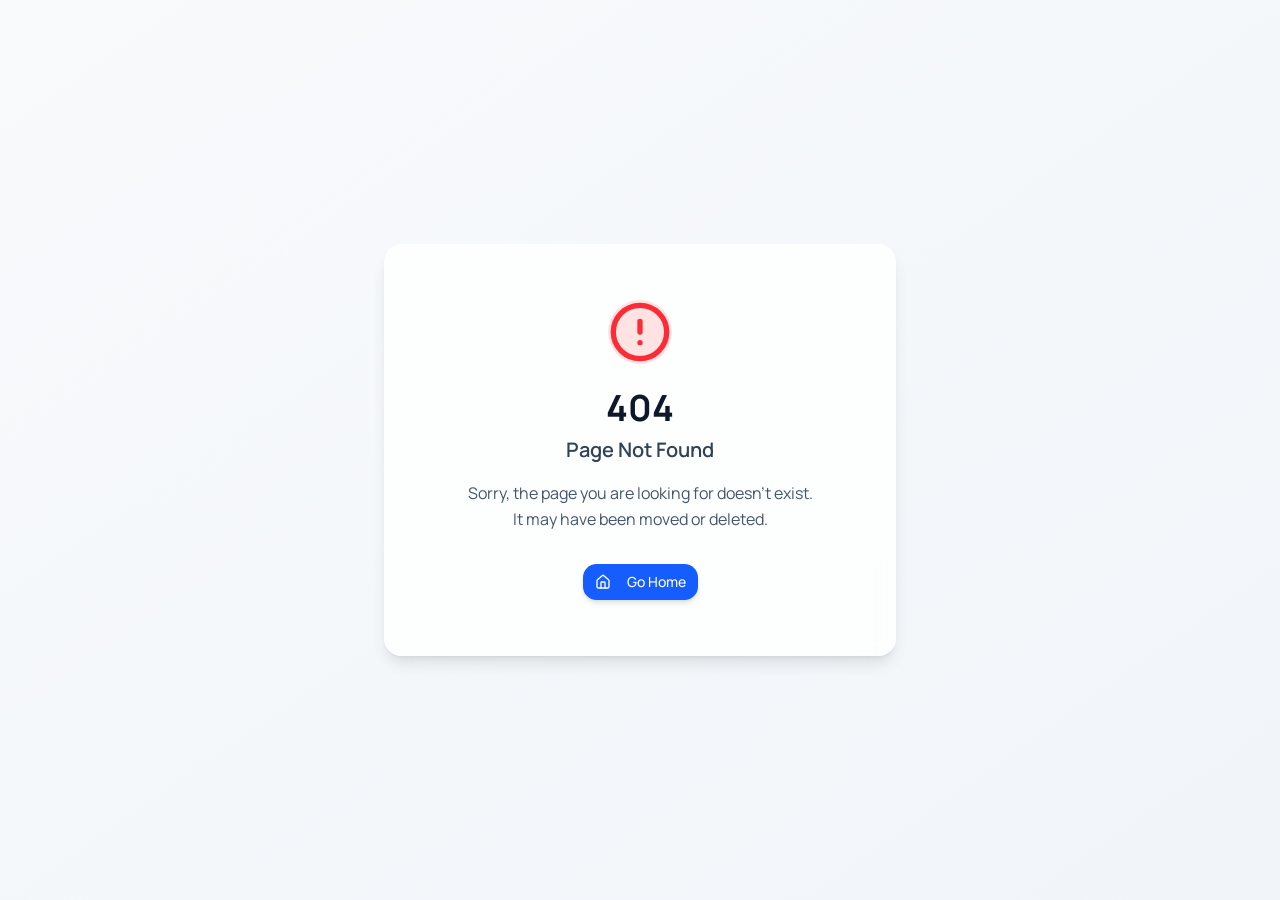
<file: intelligence-ladder/index.html>
<!doctype html>
<html lang="en">
  <head>
    <meta charset="UTF-8" />
    <meta name="viewport" content="width=device-width, initial-scale=1.0, maximum-scale=1" />
    <meta name="theme-color" content="#060914" />
    <meta name="description" content="The Intelligence Ladder is a conceptual atlas of AI, AGI, superintelligence, hyperintelligence, metaintelligence, and transcendent intelligence." />
    <meta name="author" content="Alexandros Lazaridis" />
    <link rel="canonical" href="https://alaza.github.io/intelligence-ladder/" />
    <meta property="og:type" content="website" />
    <meta property="og:url" content="https://alaza.github.io/intelligence-ladder/" />
    <meta property="og:title" content="The Intelligence Ladder — Beyond the boundaries of mind" />
    <meta property="og:description" content="A visual, evidence-aware framework for exploring possible regimes of intelligence." />
    <meta property="og:image" content="https://alaza.github.io/intelligence-ladder/intelligence-ladder-social.png" />
    <meta name="twitter:card" content="summary_large_image" />
    <meta name="twitter:title" content="The Intelligence Ladder" />
    <meta name="twitter:description" content="A conceptual atlas of possible intelligence regimes." />
    <meta name="twitter:image" content="https://alaza.github.io/intelligence-ladder/intelligence-ladder-social.png" />
    <link rel="icon" type="image/png" href="./hi-logo.png" />
    <link rel="apple-touch-icon" href="./hi-logo.png" />
    <title>The Intelligence Ladder — AI → AGI → SI → HI</title>
    <script type="module" crossorigin src="/intelligence-ladder/assets/index-wZ_VH-Z3.js"></script>
    <link rel="stylesheet" crossorigin href="/intelligence-ladder/assets/index-Dq9Bu39E.css">
  </head>
  <body>
    <script id="manus-runtime">window.__MANUS_HOST_DEV__ = false;
(function(){"use strict";var Mr={exports:{}},Kn={};/**
 * @license React
 * react-jsx-runtime.production.js
 *
 * Copyright (c) Meta Platforms, Inc. and affiliates.
 *
 * This source code is licensed under the MIT license found in the
 * LICENSE file in the root directory of this source tree.
 */var $c;function um(){if($c)return Kn;$c=1;var r=Symbol.for("react.transitional.element"),i=Symbol.for("react.fragment");function c(s,d,m){var x=null;if(m!==void 0&&(x=""+m),d.key!==void 0&&(x=""+d.key),"key"in d){m={};for(var R in d)R!=="key"&&(m[R]=d[R])}else m=d;return d=m.ref,{$$typeof:r,type:s,key:x,ref:d!==void 0?d:null,props:m}}return Kn.Fragment=i,Kn.jsx=c,Kn.jsxs=c,Kn}var Fc;function dm(){return Fc||(Fc=1,Mr.exports=um()),Mr.exports}var h=dm(),Ar={exports:{}},Pn={},Rr={exports:{}},Nr={};/**
 * @license React
 * scheduler.production.js
 *
 * Copyright (c) Meta Platforms, Inc. and affiliates.
 *
 * This source code is licensed under the MIT license found in the
 * LICENSE file in the root directory of this source tree.
 */var Ic;function fm(){return Ic||(Ic=1,function(r){function i(A,q){var B=A.length;A.push(q);t:for(;0<B;){var bt=B-1>>>1,p=A[bt];if(0<d(p,q))A[bt]=q,A[B]=p,B=bt;else break t}}function c(A){return A.length===0?null:A[0]}function s(A){if(A.length===0)return null;var q=A[0],B=A.pop();if(B!==q){A[0]=B;t:for(var bt=0,p=A.length,O=p>>>1;bt<O;){var X=2*(bt+1)-1,G=A[X],Z=X+1,st=A[Z];if(0>d(G,B))Z<p&&0>d(st,G)?(A[bt]=st,A[Z]=B,bt=Z):(A[bt]=G,A[X]=B,bt=X);else if(Z<p&&0>d(st,B))A[bt]=st,A[Z]=B,bt=Z;else break t}}return q}function d(A,q){var B=A.sortIndex-q.sortIndex;return B!==0?B:A.id-q.id}if(r.unstable_now=void 0,typeof performance=="object"&&typeof performance.now=="function"){var m=performance;r.unstable_now=function(){return m.now()}}else{var x=Date,R=x.now();r.unstable_now=function(){return x.now()-R}}var C=[],v=[],D=1,j=null,J=3,at=!1,$=!1,nt=!1,ct=!1,ht=typeof setTimeout=="function"?setTimeout:null,St=typeof clearTimeout=="function"?clearTimeout:null,_=typeof setImmediate<"u"?setImmediate:null;function Y(A){for(var q=c(v);q!==null;){if(q.callback===null)s(v);else if(q.startTime<=A)s(v),q.sortIndex=q.expirationTime,i(C,q);else break;q=c(v)}}function H(A){if(nt=!1,Y(A),!$)if(c(C)!==null)$=!0,it||(it=!0,Bt());else{var q=c(v);q!==null&&Mt(H,q.startTime-A)}}var it=!1,rt=-1,V=5,xt=-1;function Be(){return ct?!0:!(r.unstable_now()-xt<V)}function te(){if(ct=!1,it){var A=r.unstable_now();xt=A;var q=!0;try{t:{$=!1,nt&&(nt=!1,St(rt),rt=-1),at=!0;var B=J;try{e:{for(Y(A),j=c(C);j!==null&&!(j.expirationTime>A&&Be());){var bt=j.callback;if(typeof bt=="function"){j.callback=null,J=j.priorityLevel;var p=bt(j.expirationTime<=A);if(A=r.unstable_now(),typeof p=="function"){j.callback=p,Y(A),q=!0;break e}j===c(C)&&s(C),Y(A)}else s(C);j=c(C)}if(j!==null)q=!0;else{var O=c(v);O!==null&&Mt(H,O.startTime-A),q=!1}}break t}finally{j=null,J=B,at=!1}q=void 0}}finally{q?Bt():it=!1}}}var Bt;if(typeof _=="function")Bt=function(){_(te)};else if(typeof MessageChannel<"u"){var me=new MessageChannel,Se=me.port2;me.port1.onmessage=te,Bt=function(){Se.postMessage(null)}}else Bt=function(){ht(te,0)};function Mt(A,q){rt=ht(function(){A(r.unstable_now())},q)}r.unstable_IdlePriority=5,r.unstable_ImmediatePriority=1,r.unstable_LowPriority=4,r.unstable_NormalPriority=3,r.unstable_Profiling=null,r.unstable_UserBlockingPriority=2,r.unstable_cancelCallback=function(A){A.callback=null},r.unstable_forceFrameRate=function(A){0>A||125<A?console.error("forceFrameRate takes a positive int between 0 and 125, forcing frame rates higher than 125 fps is not supported"):V=0<A?Math.floor(1e3/A):5},r.unstable_getCurrentPriorityLevel=function(){return J},r.unstable_next=function(A){switch(J){case 1:case 2:case 3:var q=3;break;default:q=J}var B=J;J=q;try{return A()}finally{J=B}},r.unstable_requestPaint=function(){ct=!0},r.unstable_runWithPriority=function(A,q){switch(A){case 1:case 2:case 3:case 4:case 5:break;default:A=3}var B=J;J=A;try{return q()}finally{J=B}},r.unstable_scheduleCallback=function(A,q,B){var bt=r.unstable_now();switch(typeof B=="object"&&B!==null?(B=B.delay,B=typeof B=="number"&&0<B?bt+B:bt):B=bt,A){case 1:var p=-1;break;case 2:p=250;break;case 5:p=1073741823;break;case 4:p=1e4;break;default:p=5e3}return p=B+p,A={id:D++,callback:q,priorityLevel:A,startTime:B,expirationTime:p,sortIndex:-1},B>bt?(A.sortIndex=B,i(v,A),c(C)===null&&A===c(v)&&(nt?(St(rt),rt=-1):nt=!0,Mt(H,B-bt))):(A.sortIndex=p,i(C,A),$||at||($=!0,it||(it=!0,Bt()))),A},r.unstable_shouldYield=Be,r.unstable_wrapCallback=function(A){var q=J;return function(){var B=J;J=q;try{return A.apply(this,arguments)}finally{J=B}}}}(Nr)),Nr}var tu;function hm(){return tu||(tu=1,Rr.exports=fm()),Rr.exports}var zr={exports:{}},ut={};/**
 * @license React
 * react.production.js
 *
 * Copyright (c) Meta Platforms, Inc. and affiliates.
 *
 * This source code is licensed under the MIT license found in the
 * LICENSE file in the root directory of this source tree.
 */var eu;function mm(){if(eu)return ut;eu=1;var r=Symbol.for("react.transitional.element"),i=Symbol.for("react.portal"),c=Symbol.for("react.fragment"),s=Symbol.for("react.strict_mode"),d=Symbol.for("react.profiler"),m=Symbol.for("react.consumer"),x=Symbol.for("react.context"),R=Symbol.for("react.forward_ref"),C=Symbol.for("react.suspense"),v=Symbol.for("react.memo"),D=Symbol.for("react.lazy"),j=Symbol.iterator;function J(p){return p===null||typeof p!="object"?null:(p=j&&p[j]||p["@@iterator"],typeof p=="function"?p:null)}var at={isMounted:function(){return!1},enqueueForceUpdate:function(){},enqueueReplaceState:function(){},enqueueSetState:function(){}},$=Object.assign,nt={};function ct(p,O,X){this.props=p,this.context=O,this.refs=nt,this.updater=X||at}ct.prototype.isReactComponent={},ct.prototype.setState=function(p,O){if(typeof p!="object"&&typeof p!="function"&&p!=null)throw Error("takes an object of state variables to update or a function which returns an object of state variables.");this.updater.enqueueSetState(this,p,O,"setState")},ct.prototype.forceUpdate=function(p){this.updater.enqueueForceUpdate(this,p,"forceUpdate")};function ht(){}ht.prototype=ct.prototype;function St(p,O,X){this.props=p,this.context=O,this.refs=nt,this.updater=X||at}var _=St.prototype=new ht;_.constructor=St,$(_,ct.prototype),_.isPureReactComponent=!0;var Y=Array.isArray,H={H:null,A:null,T:null,S:null,V:null},it=Object.prototype.hasOwnProperty;function rt(p,O,X,G,Z,st){return X=st.ref,{$$typeof:r,type:p,key:O,ref:X!==void 0?X:null,props:st}}function V(p,O){return rt(p.type,O,void 0,void 0,void 0,p.props)}function xt(p){return typeof p=="object"&&p!==null&&p.$$typeof===r}function Be(p){var O={"=":"=0",":":"=2"};return"$"+p.replace(/[=:]/g,function(X){return O[X]})}var te=/\/+/g;function Bt(p,O){return typeof p=="object"&&p!==null&&p.key!=null?Be(""+p.key):O.toString(36)}function me(){}function Se(p){switch(p.status){case"fulfilled":return p.value;case"rejected":throw p.reason;default:switch(typeof p.status=="string"?p.then(me,me):(p.status="pending",p.then(function(O){p.status==="pending"&&(p.status="fulfilled",p.value=O)},function(O){p.status==="pending"&&(p.status="rejected",p.reason=O)})),p.status){case"fulfilled":return p.value;case"rejected":throw p.reason}}throw p}function Mt(p,O,X,G,Z){var st=typeof p;(st==="undefined"||st==="boolean")&&(p=null);var I=!1;if(p===null)I=!0;else switch(st){case"bigint":case"string":case"number":I=!0;break;case"object":switch(p.$$typeof){case r:case i:I=!0;break;case D:return I=p._init,Mt(I(p._payload),O,X,G,Z)}}if(I)return Z=Z(p),I=G===""?"."+Bt(p,0):G,Y(Z)?(X="",I!=null&&(X=I.replace(te,"$&/")+"/"),Mt(Z,O,X,"",function(Jt){return Jt})):Z!=null&&(xt(Z)&&(Z=V(Z,X+(Z.key==null||p&&p.key===Z.key?"":(""+Z.key).replace(te,"$&/")+"/")+I)),O.push(Z)),1;I=0;var gt=G===""?".":G+":";if(Y(p))for(var Tt=0;Tt<p.length;Tt++)G=p[Tt],st=gt+Bt(G,Tt),I+=Mt(G,O,X,st,Z);else if(Tt=J(p),typeof Tt=="function")for(p=Tt.call(p),Tt=0;!(G=p.next()).done;)G=G.value,st=gt+Bt(G,Tt++),I+=Mt(G,O,X,st,Z);else if(st==="object"){if(typeof p.then=="function")return Mt(Se(p),O,X,G,Z);throw O=String(p),Error("Objects are not valid as a React child (found: "+(O==="[object Object]"?"object with keys {"+Object.keys(p).join(", ")+"}":O)+"). If you meant to render a collection of children, use an array instead.")}return I}function A(p,O,X){if(p==null)return p;var G=[],Z=0;return Mt(p,G,"","",function(st){return O.call(X,st,Z++)}),G}function q(p){if(p._status===-1){var O=p._result;O=O(),O.then(function(X){(p._status===0||p._status===-1)&&(p._status=1,p._result=X)},function(X){(p._status===0||p._status===-1)&&(p._status=2,p._result=X)}),p._status===-1&&(p._status=0,p._result=O)}if(p._status===1)return p._result.default;throw p._result}var B=typeof reportError=="function"?reportError:function(p){if(typeof window=="object"&&typeof window.ErrorEvent=="function"){var O=new window.ErrorEvent("error",{bubbles:!0,cancelable:!0,message:typeof p=="object"&&p!==null&&typeof p.message=="string"?String(p.message):String(p),error:p});if(!window.dispatchEvent(O))return}else if(typeof process=="object"&&typeof process.emit=="function"){process.emit("uncaughtException",p);return}console.error(p)};function bt(){}return ut.Children={map:A,forEach:function(p,O,X){A(p,function(){O.apply(this,arguments)},X)},count:function(p){var O=0;return A(p,function(){O++}),O},toArray:function(p){return A(p,function(O){return O})||[]},only:function(p){if(!xt(p))throw Error("React.Children.only expected to receive a single React element child.");return p}},ut.Component=ct,ut.Fragment=c,ut.Profiler=d,ut.PureComponent=St,ut.StrictMode=s,ut.Suspense=C,ut.__CLIENT_INTERNALS_DO_NOT_USE_OR_WARN_USERS_THEY_CANNOT_UPGRADE=H,ut.__COMPILER_RUNTIME={__proto__:null,c:function(p){return H.H.useMemoCache(p)}},ut.cache=function(p){return function(){return p.apply(null,arguments)}},ut.cloneElement=function(p,O,X){if(p==null)throw Error("The argument must be a React element, but you passed "+p+".");var G=$({},p.props),Z=p.key,st=void 0;if(O!=null)for(I in O.ref!==void 0&&(st=void 0),O.key!==void 0&&(Z=""+O.key),O)!it.call(O,I)||I==="key"||I==="__self"||I==="__source"||I==="ref"&&O.ref===void 0||(G[I]=O[I]);var I=arguments.length-2;if(I===1)G.children=X;else if(1<I){for(var gt=Array(I),Tt=0;Tt<I;Tt++)gt[Tt]=arguments[Tt+2];G.children=gt}return rt(p.type,Z,void 0,void 0,st,G)},ut.createContext=function(p){return p={$$typeof:x,_currentValue:p,_currentValue2:p,_threadCount:0,Provider:null,Consumer:null},p.Provider=p,p.Consumer={$$typeof:m,_context:p},p},ut.createElement=function(p,O,X){var G,Z={},st=null;if(O!=null)for(G in O.key!==void 0&&(st=""+O.key),O)it.call(O,G)&&G!=="key"&&G!=="__self"&&G!=="__source"&&(Z[G]=O[G]);var I=arguments.length-2;if(I===1)Z.children=X;else if(1<I){for(var gt=Array(I),Tt=0;Tt<I;Tt++)gt[Tt]=arguments[Tt+2];Z.children=gt}if(p&&p.defaultProps)for(G in I=p.defaultProps,I)Z[G]===void 0&&(Z[G]=I[G]);return rt(p,st,void 0,void 0,null,Z)},ut.createRef=function(){return{current:null}},ut.forwardRef=function(p){return{$$typeof:R,render:p}},ut.isValidElement=xt,ut.lazy=function(p){return{$$typeof:D,_payload:{_status:-1,_result:p},_init:q}},ut.memo=function(p,O){return{$$typeof:v,type:p,compare:O===void 0?null:O}},ut.startTransition=function(p){var O=H.T,X={};H.T=X;try{var G=p(),Z=H.S;Z!==null&&Z(X,G),typeof G=="object"&&G!==null&&typeof G.then=="function"&&G.then(bt,B)}catch(st){B(st)}finally{H.T=O}},ut.unstable_useCacheRefresh=function(){return H.H.useCacheRefresh()},ut.use=function(p){return H.H.use(p)},ut.useActionState=function(p,O,X){return H.H.useActionState(p,O,X)},ut.useCallback=function(p,O){return H.H.useCallback(p,O)},ut.useContext=function(p){return H.H.useContext(p)},ut.useDebugValue=function(){},ut.useDeferredValue=function(p,O){return H.H.useDeferredValue(p,O)},ut.useEffect=function(p,O,X){var G=H.H;if(typeof X=="function")throw Error("useEffect CRUD overload is not enabled in this build of React.");return G.useEffect(p,O)},ut.useId=function(){return H.H.useId()},ut.useImperativeHandle=function(p,O,X){return H.H.useImperativeHandle(p,O,X)},ut.useInsertionEffect=function(p,O){return H.H.useInsertionEffect(p,O)},ut.useLayoutEffect=function(p,O){return H.H.useLayoutEffect(p,O)},ut.useMemo=function(p,O){return H.H.useMemo(p,O)},ut.useOptimistic=function(p,O){return H.H.useOptimistic(p,O)},ut.useReducer=function(p,O,X){return H.H.useReducer(p,O,X)},ut.useRef=function(p){return H.H.useRef(p)},ut.useState=function(p){return H.H.useState(p)},ut.useSyncExternalStore=function(p,O,X){return H.H.useSyncExternalStore(p,O,X)},ut.useTransition=function(){return H.H.useTransition()},ut.version="19.1.1",ut}var lu;function _r(){return lu||(lu=1,zr.exports=mm()),zr.exports}var kr={exports:{}},he={};/**
 * @license React
 * react-dom.production.js
 *
 * Copyright (c) Meta Platforms, Inc. and affiliates.
 *
 * This source code is licensed under the MIT license found in the
 * LICENSE file in the root directory of this source tree.
 */var au;function gm(){if(au)return he;au=1;var r=_r();function i(C){var v="https://react.dev/errors/"+C;if(1<arguments.length){v+="?args[]="+encodeURIComponent(arguments[1]);for(var D=2;D<arguments.length;D++)v+="&args[]="+encodeURIComponent(arguments[D])}return"Minified React error #"+C+"; visit "+v+" for the full message or use the non-minified dev environment for full errors and additional helpful warnings."}function c(){}var s={d:{f:c,r:function(){throw Error(i(522))},D:c,C:c,L:c,m:c,X:c,S:c,M:c},p:0,findDOMNode:null},d=Symbol.for("react.portal");function m(C,v,D){var j=3<arguments.length&&arguments[3]!==void 0?arguments[3]:null;return{$$typeof:d,key:j==null?null:""+j,children:C,containerInfo:v,implementation:D}}var x=r.__CLIENT_INTERNALS_DO_NOT_USE_OR_WARN_USERS_THEY_CANNOT_UPGRADE;function R(C,v){if(C==="font")return"";if(typeof v=="string")return v==="use-credentials"?v:""}return he.__DOM_INTERNALS_DO_NOT_USE_OR_WARN_USERS_THEY_CANNOT_UPGRADE=s,he.createPortal=function(C,v){var D=2<arguments.length&&arguments[2]!==void 0?arguments[2]:null;if(!v||v.nodeType!==1&&v.nodeType!==9&&v.nodeType!==11)throw Error(i(299));return m(C,v,null,D)},he.flushSync=function(C){var v=x.T,D=s.p;try{if(x.T=null,s.p=2,C)return C()}finally{x.T=v,s.p=D,s.d.f()}},he.preconnect=function(C,v){typeof C=="string"&&(v?(v=v.crossOrigin,v=typeof v=="string"?v==="use-credentials"?v:"":void 0):v=null,s.d.C(C,v))},he.prefetchDNS=function(C){typeof C=="string"&&s.d.D(C)},he.preinit=function(C,v){if(typeof C=="string"&&v&&typeof v.as=="string"){var D=v.as,j=R(D,v.crossOrigin),J=typeof v.integrity=="string"?v.integrity:void 0,at=typeof v.fetchPriority=="string"?v.fetchPriority:void 0;D==="style"?s.d.S(C,typeof v.precedence=="string"?v.precedence:void 0,{crossOrigin:j,integrity:J,fetchPriority:at}):D==="script"&&s.d.X(C,{crossOrigin:j,integrity:J,fetchPriority:at,nonce:typeof v.nonce=="string"?v.nonce:void 0})}},he.preinitModule=function(C,v){if(typeof C=="string")if(typeof v=="object"&&v!==null){if(v.as==null||v.as==="script"){var D=R(v.as,v.crossOrigin);s.d.M(C,{crossOrigin:D,integrity:typeof v.integrity=="string"?v.integrity:void 0,nonce:typeof v.nonce=="string"?v.nonce:void 0})}}else v==null&&s.d.M(C)},he.preload=function(C,v){if(typeof C=="string"&&typeof v=="object"&&v!==null&&typeof v.as=="string"){var D=v.as,j=R(D,v.crossOrigin);s.d.L(C,D,{crossOrigin:j,integrity:typeof v.integrity=="string"?v.integrity:void 0,nonce:typeof v.nonce=="string"?v.nonce:void 0,type:typeof v.type=="string"?v.type:void 0,fetchPriority:typeof v.fetchPriority=="string"?v.fetchPriority:void 0,referrerPolicy:typeof v.referrerPolicy=="string"?v.referrerPolicy:void 0,imageSrcSet:typeof v.imageSrcSet=="string"?v.imageSrcSet:void 0,imageSizes:typeof v.imageSizes=="string"?v.imageSizes:void 0,media:typeof v.media=="string"?v.media:void 0})}},he.preloadModule=function(C,v){if(typeof C=="string")if(v){var D=R(v.as,v.crossOrigin);s.d.m(C,{as:typeof v.as=="string"&&v.as!=="script"?v.as:void 0,crossOrigin:D,integrity:typeof v.integrity=="string"?v.integrity:void 0})}else s.d.m(C)},he.requestFormReset=function(C){s.d.r(C)},he.unstable_batchedUpdates=function(C,v){return C(v)},he.useFormState=function(C,v,D){return x.H.useFormState(C,v,D)},he.useFormStatus=function(){return x.H.useHostTransitionStatus()},he.version="19.1.1",he}var nu;function pm(){if(nu)return kr.exports;nu=1;function r(){if(!(typeof __REACT_DEVTOOLS_GLOBAL_HOOK__>"u"||typeof __REACT_DEVTOOLS_GLOBAL_HOOK__.checkDCE!="function"))try{__REACT_DEVTOOLS_GLOBAL_HOOK__.checkDCE(r)}catch(i){console.error(i)}}return r(),kr.exports=gm(),kr.exports}/**
 * @license React
 * react-dom-client.production.js
 *
 * Copyright (c) Meta Platforms, Inc. and affiliates.
 *
 * This source code is licensed under the MIT license found in the
 * LICENSE file in the root directory of this source tree.
 */var ou;function ym(){if(ou)return Pn;ou=1;var r=hm(),i=_r(),c=pm();function s(t){var e="https://react.dev/errors/"+t;if(1<arguments.length){e+="?args[]="+encodeURIComponent(arguments[1]);for(var l=2;l<arguments.length;l++)e+="&args[]="+encodeURIComponent(arguments[l])}return"Minified React error #"+t+"; visit "+e+" for the full message or use the non-minified dev environment for full errors and additional helpful warnings."}function d(t){return!(!t||t.nodeType!==1&&t.nodeType!==9&&t.nodeType!==11)}function m(t){var e=t,l=t;if(t.alternate)for(;e.return;)e=e.return;else{t=e;do e=t,(e.flags&4098)!==0&&(l=e.return),t=e.return;while(t)}return e.tag===3?l:null}function x(t){if(t.tag===13){var e=t.memoizedState;if(e===null&&(t=t.alternate,t!==null&&(e=t.memoizedState)),e!==null)return e.dehydrated}return null}function R(t){if(m(t)!==t)throw Error(s(188))}function C(t){var e=t.alternate;if(!e){if(e=m(t),e===null)throw Error(s(188));return e!==t?null:t}for(var l=t,a=e;;){var n=l.return;if(n===null)break;var o=n.alternate;if(o===null){if(a=n.return,a!==null){l=a;continue}break}if(n.child===o.child){for(o=n.child;o;){if(o===l)return R(n),t;if(o===a)return R(n),e;o=o.sibling}throw Error(s(188))}if(l.return!==a.return)l=n,a=o;else{for(var u=!1,f=n.child;f;){if(f===l){u=!0,l=n,a=o;break}if(f===a){u=!0,a=n,l=o;break}f=f.sibling}if(!u){for(f=o.child;f;){if(f===l){u=!0,l=o,a=n;break}if(f===a){u=!0,a=o,l=n;break}f=f.sibling}if(!u)throw Error(s(189))}}if(l.alternate!==a)throw Error(s(190))}if(l.tag!==3)throw Error(s(188));return l.stateNode.current===l?t:e}function v(t){var e=t.tag;if(e===5||e===26||e===27||e===6)return t;for(t=t.child;t!==null;){if(e=v(t),e!==null)return e;t=t.sibling}return null}var D=Object.assign,j=Symbol.for("react.element"),J=Symbol.for("react.transitional.element"),at=Symbol.for("react.portal"),$=Symbol.for("react.fragment"),nt=Symbol.for("react.strict_mode"),ct=Symbol.for("react.profiler"),ht=Symbol.for("react.provider"),St=Symbol.for("react.consumer"),_=Symbol.for("react.context"),Y=Symbol.for("react.forward_ref"),H=Symbol.for("react.suspense"),it=Symbol.for("react.suspense_list"),rt=Symbol.for("react.memo"),V=Symbol.for("react.lazy"),xt=Symbol.for("react.activity"),Be=Symbol.for("react.memo_cache_sentinel"),te=Symbol.iterator;function Bt(t){return t===null||typeof t!="object"?null:(t=te&&t[te]||t["@@iterator"],typeof t=="function"?t:null)}var me=Symbol.for("react.client.reference");function Se(t){if(t==null)return null;if(typeof t=="function")return t.$$typeof===me?null:t.displayName||t.name||null;if(typeof t=="string")return t;switch(t){case $:return"Fragment";case ct:return"Profiler";case nt:return"StrictMode";case H:return"Suspense";case it:return"SuspenseList";case xt:return"Activity"}if(typeof t=="object")switch(t.$$typeof){case at:return"Portal";case _:return(t.displayName||"Context")+".Provider";case St:return(t._context.displayName||"Context")+".Consumer";case Y:var e=t.render;return t=t.displayName,t||(t=e.displayName||e.name||"",t=t!==""?"ForwardRef("+t+")":"ForwardRef"),t;case rt:return e=t.displayName||null,e!==null?e:Se(t.type)||"Memo";case V:e=t._payload,t=t._init;try{return Se(t(e))}catch{}}return null}var Mt=Array.isArray,A=i.__CLIENT_INTERNALS_DO_NOT_USE_OR_WARN_USERS_THEY_CANNOT_UPGRADE,q=c.__DOM_INTERNALS_DO_NOT_USE_OR_WARN_USERS_THEY_CANNOT_UPGRADE,B={pending:!1,data:null,method:null,action:null},bt=[],p=-1;function O(t){return{current:t}}function X(t){0>p||(t.current=bt[p],bt[p]=null,p--)}function G(t,e){p++,bt[p]=t.current,t.current=e}var Z=O(null),st=O(null),I=O(null),gt=O(null);function Tt(t,e){switch(G(I,e),G(st,t),G(Z,null),e.nodeType){case 9:case 11:t=(t=e.documentElement)&&(t=t.namespaceURI)?Hh(t):0;break;default:if(t=e.tagName,e=e.namespaceURI)e=Hh(e),t=Uh(e,t);else switch(t){case"svg":t=1;break;case"math":t=2;break;default:t=0}}X(Z),G(Z,t)}function Jt(){X(Z),X(st),X(I)}function Ke(t){t.memoizedState!==null&&G(gt,t);var e=Z.current,l=Uh(e,t.type);e!==l&&(G(st,t),G(Z,l))}function Ce(t){st.current===t&&(X(Z),X(st)),gt.current===t&&(X(gt),Wo._currentValue=B)}var Pe=Object.prototype.hasOwnProperty,yl=r.unstable_scheduleCallback,sn=r.unstable_cancelCallback,Ca=r.unstable_shouldYield,ri=r.unstable_requestPaint,ge=r.unstable_now,si=r.unstable_getCurrentPriorityLevel,Ul=r.unstable_ImmediatePriority,Fn=r.unstable_UserBlockingPriority,nl=r.unstable_NormalPriority,ci=r.unstable_LowPriority,Gl=r.unstable_IdlePriority,ui=r.log,Ea=r.unstable_setDisableYieldValue,ql=null,Wt=null;function Je(t){if(typeof ui=="function"&&Ea(t),Wt&&typeof Wt.setStrictMode=="function")try{Wt.setStrictMode(ql,t)}catch{}}var $t=Math.clz32?Math.clz32:fi,di=Math.log,Ta=Math.LN2;function fi(t){return t>>>=0,t===0?32:31-(di(t)/Ta|0)|0}var L=256,cn=4194304;function vl(t){var e=t&42;if(e!==0)return e;switch(t&-t){case 1:return 1;case 2:return 2;case 4:return 4;case 8:return 8;case 16:return 16;case 32:return 32;case 64:return 64;case 128:return 128;case 256:case 512:case 1024:case 2048:case 4096:case 8192:case 16384:case 32768:case 65536:case 131072:case 262144:case 524288:case 1048576:case 2097152:return t&4194048;case 4194304:case 8388608:case 16777216:case 33554432:return t&62914560;case 67108864:return 67108864;case 134217728:return 134217728;case 268435456:return 268435456;case 536870912:return 536870912;case 1073741824:return 0;default:return t}}function un(t,e,l){var a=t.pendingLanes;if(a===0)return 0;var n=0,o=t.suspendedLanes,u=t.pingedLanes;t=t.warmLanes;var f=a&134217727;return f!==0?(a=f&~o,a!==0?n=vl(a):(u&=f,u!==0?n=vl(u):l||(l=f&~t,l!==0&&(n=vl(l))))):(f=a&~o,f!==0?n=vl(f):u!==0?n=vl(u):l||(l=a&~t,l!==0&&(n=vl(l)))),n===0?0:e!==0&&e!==n&&(e&o)===0&&(o=n&-n,l=e&-e,o>=l||o===32&&(l&4194048)!==0)?e:n}function Dt(t,e){return(t.pendingLanes&~(t.suspendedLanes&~t.pingedLanes)&e)===0}function In(t,e){switch(t){case 1:case 2:case 4:case 8:case 64:return e+250;case 16:case 32:case 128:case 256:case 512:case 1024:case 2048:case 4096:case 8192:case 16384:case 32768:case 65536:case 131072:case 262144:case 524288:case 1048576:case 2097152:return e+5e3;case 4194304:case 8388608:case 16777216:case 33554432:return-1;case 67108864:case 134217728:case 268435456:case 536870912:case 1073741824:return-1;default:return-1}}function to(){var t=L;return L<<=1,(L&4194048)===0&&(L=256),t}function hi(){var t=cn;return cn<<=1,(cn&62914560)===0&&(cn=4194304),t}function eo(t){for(var e=[],l=0;31>l;l++)e.push(t);return e}function Da(t,e){t.pendingLanes|=e,e!==268435456&&(t.suspendedLanes=0,t.pingedLanes=0,t.warmLanes=0)}function Ir(t,e,l,a,n,o){var u=t.pendingLanes;t.pendingLanes=l,t.suspendedLanes=0,t.pingedLanes=0,t.warmLanes=0,t.expiredLanes&=l,t.entangledLanes&=l,t.errorRecoveryDisabledLanes&=l,t.shellSuspendCounter=0;var f=t.entanglements,g=t.expirationTimes,S=t.hiddenUpdates;for(l=u&~l;0<l;){var N=31-$t(l),k=1<<N;f[N]=0,g[N]=-1;var E=S[N];if(E!==null)for(S[N]=null,N=0;N<E.length;N++){var T=E[N];T!==null&&(T.lane&=-536870913)}l&=~k}a!==0&&mi(t,a,0),o!==0&&n===0&&t.tag!==0&&(t.suspendedLanes|=o&~(u&~e))}function mi(t,e,l){t.pendingLanes|=e,t.suspendedLanes&=~e;var a=31-$t(e);t.entangledLanes|=e,t.entanglements[a]=t.entanglements[a]|1073741824|l&4194090}function gi(t,e){var l=t.entangledLanes|=e;for(t=t.entanglements;l;){var a=31-$t(l),n=1<<a;n&e|t[a]&e&&(t[a]|=e),l&=~n}}function lo(t){switch(t){case 2:t=1;break;case 8:t=4;break;case 32:t=16;break;case 256:case 512:case 1024:case 2048:case 4096:case 8192:case 16384:case 32768:case 65536:case 131072:case 262144:case 524288:case 1048576:case 2097152:case 4194304:case 8388608:case 16777216:case 33554432:t=128;break;case 268435456:t=134217728;break;default:t=0}return t}function ao(t){return t&=-t,2<t?8<t?(t&134217727)!==0?32:268435456:8:2}function pi(){var t=q.p;return t!==0?t:(t=window.event,t===void 0?32:nm(t.type))}function ts(t,e){var l=q.p;try{return q.p=t,e()}finally{q.p=l}}var ol=Math.random().toString(36).slice(2),ee="__reactFiber$"+ol,pe="__reactProps$"+ol,Yl="__reactContainer$"+ol,no="__reactEvents$"+ol,es="__reactListeners$"+ol,ls="__reactHandles$"+ol,yi="__reactResources$"+ol,Ma="__reactMarker$"+ol;function oo(t){delete t[ee],delete t[pe],delete t[no],delete t[es],delete t[ls]}function Vl(t){var e=t[ee];if(e)return e;for(var l=t.parentNode;l;){if(e=l[Yl]||l[ee]){if(l=e.alternate,e.child!==null||l!==null&&l.child!==null)for(t=Vh(t);t!==null;){if(l=t[ee])return l;t=Vh(t)}return e}t=l,l=t.parentNode}return null}function Xl(t){if(t=t[ee]||t[Yl]){var e=t.tag;if(e===5||e===6||e===13||e===26||e===27||e===3)return t}return null}function Aa(t){var e=t.tag;if(e===5||e===26||e===27||e===6)return t.stateNode;throw Error(s(33))}function Zl(t){var e=t[yi];return e||(e=t[yi]={hoistableStyles:new Map,hoistableScripts:new Map}),e}function Vt(t){t[Ma]=!0}var vi=new Set,bi={};function bl(t,e){We(t,e),We(t+"Capture",e)}function We(t,e){for(bi[t]=e,t=0;t<e.length;t++)vi.add(e[t])}var as=RegExp("^[:A-Z_a-z\\u00C0-\\u00D6\\u00D8-\\u00F6\\u00F8-\\u02FF\\u0370-\\u037D\\u037F-\\u1FFF\\u200C-\\u200D\\u2070-\\u218F\\u2C00-\\u2FEF\\u3001-\\uD7FF\\uF900-\\uFDCF\\uFDF0-\\uFFFD][:A-Z_a-z\\u00C0-\\u00D6\\u00D8-\\u00F6\\u00F8-\\u02FF\\u0370-\\u037D\\u037F-\\u1FFF\\u200C-\\u200D\\u2070-\\u218F\\u2C00-\\u2FEF\\u3001-\\uD7FF\\uF900-\\uFDCF\\uFDF0-\\uFFFD\\-.0-9\\u00B7\\u0300-\\u036F\\u203F-\\u2040]*$"),xi={},wi={};function Ra(t){return Pe.call(wi,t)?!0:Pe.call(xi,t)?!1:as.test(t)?wi[t]=!0:(xi[t]=!0,!1)}function M(t,e,l){if(Ra(e))if(l===null)t.removeAttribute(e);else{switch(typeof l){case"undefined":case"function":case"symbol":t.removeAttribute(e);return;case"boolean":var a=e.toLowerCase().slice(0,5);if(a!=="data-"&&a!=="aria-"){t.removeAttribute(e);return}}t.setAttribute(e,""+l)}}function tt(t,e,l){if(l===null)t.removeAttribute(e);else{switch(typeof l){case"undefined":case"function":case"symbol":case"boolean":t.removeAttribute(e);return}t.setAttribute(e,""+l)}}function Ot(t,e,l,a){if(a===null)t.removeAttribute(l);else{switch(typeof a){case"undefined":case"function":case"symbol":case"boolean":t.removeAttribute(l);return}t.setAttributeNS(e,l,""+a)}}var le,Ee;function ae(t){if(le===void 0)try{throw Error()}catch(l){var e=l.stack.trim().match(/\n( *(at )?)/);le=e&&e[1]||"",Ee=-1<l.stack.indexOf(`
    at`)?" (<anonymous>)":-1<l.stack.indexOf("@")?"@unknown:0:0":""}return`
`+le+t+Ee}var Le=!1;function He(t,e){if(!t||Le)return"";Le=!0;var l=Error.prepareStackTrace;Error.prepareStackTrace=void 0;try{var a={DetermineComponentFrameRoot:function(){try{if(e){var k=function(){throw Error()};if(Object.defineProperty(k.prototype,"props",{set:function(){throw Error()}}),typeof Reflect=="object"&&Reflect.construct){try{Reflect.construct(k,[])}catch(T){var E=T}Reflect.construct(t,[],k)}else{try{k.call()}catch(T){E=T}t.call(k.prototype)}}else{try{throw Error()}catch(T){E=T}(k=t())&&typeof k.catch=="function"&&k.catch(function(){})}}catch(T){if(T&&E&&typeof T.stack=="string")return[T.stack,E.stack]}return[null,null]}};a.DetermineComponentFrameRoot.displayName="DetermineComponentFrameRoot";var n=Object.getOwnPropertyDescriptor(a.DetermineComponentFrameRoot,"name");n&&n.configurable&&Object.defineProperty(a.DetermineComponentFrameRoot,"name",{value:"DetermineComponentFrameRoot"});var o=a.DetermineComponentFrameRoot(),u=o[0],f=o[1];if(u&&f){var g=u.split(`
`),S=f.split(`
`);for(n=a=0;a<g.length&&!g[a].includes("DetermineComponentFrameRoot");)a++;for(;n<S.length&&!S[n].includes("DetermineComponentFrameRoot");)n++;if(a===g.length||n===S.length)for(a=g.length-1,n=S.length-1;1<=a&&0<=n&&g[a]!==S[n];)n--;for(;1<=a&&0<=n;a--,n--)if(g[a]!==S[n]){if(a!==1||n!==1)do if(a--,n--,0>n||g[a]!==S[n]){var N=`
`+g[a].replace(" at new "," at ");return t.displayName&&N.includes("<anonymous>")&&(N=N.replace("<anonymous>",t.displayName)),N}while(1<=a&&0<=n);break}}}finally{Le=!1,Error.prepareStackTrace=l}return(l=t?t.displayName||t.name:"")?ae(l):""}function Ql(t){switch(t.tag){case 26:case 27:case 5:return ae(t.type);case 16:return ae("Lazy");case 13:return ae("Suspense");case 19:return ae("SuspenseList");case 0:case 15:return He(t.type,!1);case 11:return He(t.type.render,!1);case 1:return He(t.type,!0);case 31:return ae("Activity");default:return""}}function xl(t){try{var e="";do e+=Ql(t),t=t.return;while(t);return e}catch(l){return`
Error generating stack: `+l.message+`
`+l.stack}}function Xt(t){switch(typeof t){case"bigint":case"boolean":case"number":case"string":case"undefined":return t;case"object":return t;default:return""}}function il(t){var e=t.type;return(t=t.nodeName)&&t.toLowerCase()==="input"&&(e==="checkbox"||e==="radio")}function ve(t){var e=il(t)?"checked":"value",l=Object.getOwnPropertyDescriptor(t.constructor.prototype,e),a=""+t[e];if(!t.hasOwnProperty(e)&&typeof l<"u"&&typeof l.get=="function"&&typeof l.set=="function"){var n=l.get,o=l.set;return Object.defineProperty(t,e,{configurable:!0,get:function(){return n.call(this)},set:function(u){a=""+u,o.call(this,u)}}),Object.defineProperty(t,e,{enumerable:l.enumerable}),{getValue:function(){return a},setValue:function(u){a=""+u},stopTracking:function(){t._valueTracker=null,delete t[e]}}}}function re(t){t._valueTracker||(t._valueTracker=ve(t))}function rl(t){if(!t)return!1;var e=t._valueTracker;if(!e)return!0;var l=e.getValue(),a="";return t&&(a=il(t)?t.checked?"true":"false":t.value),t=a,t!==l?(e.setValue(t),!0):!1}function wl(t){if(t=t||(typeof document<"u"?document:void 0),typeof t>"u")return null;try{return t.activeElement||t.body}catch{return t.body}}var dn=/[\n"\\]/g;function se(t){return t.replace(dn,function(e){return"\\"+e.charCodeAt(0).toString(16)+" "})}function Kl(t,e,l,a,n,o,u,f){t.name="",u!=null&&typeof u!="function"&&typeof u!="symbol"&&typeof u!="boolean"?t.type=u:t.removeAttribute("type"),e!=null?u==="number"?(e===0&&t.value===""||t.value!=e)&&(t.value=""+Xt(e)):t.value!==""+Xt(e)&&(t.value=""+Xt(e)):u!=="submit"&&u!=="reset"||t.removeAttribute("value"),e!=null?Pl(t,u,Xt(e)):l!=null?Pl(t,u,Xt(l)):a!=null&&t.removeAttribute("value"),n==null&&o!=null&&(t.defaultChecked=!!o),n!=null&&(t.checked=n&&typeof n!="function"&&typeof n!="symbol"),f!=null&&typeof f!="function"&&typeof f!="symbol"&&typeof f!="boolean"?t.name=""+Xt(f):t.removeAttribute("name")}function Na(t,e,l,a,n,o,u,f){if(o!=null&&typeof o!="function"&&typeof o!="symbol"&&typeof o!="boolean"&&(t.type=o),e!=null||l!=null){if(!(o!=="submit"&&o!=="reset"||e!=null))return;l=l!=null?""+Xt(l):"",e=e!=null?""+Xt(e):l,f||e===t.value||(t.value=e),t.defaultValue=e}a=a??n,a=typeof a!="function"&&typeof a!="symbol"&&!!a,t.checked=f?t.checked:!!a,t.defaultChecked=!!a,u!=null&&typeof u!="function"&&typeof u!="symbol"&&typeof u!="boolean"&&(t.name=u)}function Pl(t,e,l){e==="number"&&wl(t.ownerDocument)===t||t.defaultValue===""+l||(t.defaultValue=""+l)}function $e(t,e,l,a){if(t=t.options,e){e={};for(var n=0;n<l.length;n++)e["$"+l[n]]=!0;for(l=0;l<t.length;l++)n=e.hasOwnProperty("$"+t[l].value),t[l].selected!==n&&(t[l].selected=n),n&&a&&(t[l].defaultSelected=!0)}else{for(l=""+Xt(l),e=null,n=0;n<t.length;n++){if(t[n].value===l){t[n].selected=!0,a&&(t[n].defaultSelected=!0);return}e!==null||t[n].disabled||(e=t[n])}e!==null&&(e.selected=!0)}}function za(t,e,l){if(e!=null&&(e=""+Xt(e),e!==t.value&&(t.value=e),l==null)){t.defaultValue!==e&&(t.defaultValue=e);return}t.defaultValue=l!=null?""+Xt(l):""}function _a(t,e,l,a){if(e==null){if(a!=null){if(l!=null)throw Error(s(92));if(Mt(a)){if(1<a.length)throw Error(s(93));a=a[0]}l=a}l==null&&(l=""),e=l}l=Xt(e),t.defaultValue=l,a=t.textContent,a===l&&a!==""&&a!==null&&(t.value=a)}function Fe(t,e){if(e){var l=t.firstChild;if(l&&l===t.lastChild&&l.nodeType===3){l.nodeValue=e;return}}t.textContent=e}var fn=new Set("animationIterationCount aspectRatio borderImageOutset borderImageSlice borderImageWidth boxFlex boxFlexGroup boxOrdinalGroup columnCount columns flex flexGrow flexPositive flexShrink flexNegative flexOrder gridArea gridRow gridRowEnd gridRowSpan gridRowStart gridColumn gridColumnEnd gridColumnSpan gridColumnStart fontWeight lineClamp lineHeight opacity order orphans scale tabSize widows zIndex zoom fillOpacity floodOpacity stopOpacity strokeDasharray strokeDashoffset strokeMiterlimit strokeOpacity strokeWidth MozAnimationIterationCount MozBoxFlex MozBoxFlexGroup MozLineClamp msAnimationIterationCount msFlex msZoom msFlexGrow msFlexNegative msFlexOrder msFlexPositive msFlexShrink msGridColumn msGridColumnSpan msGridRow msGridRowSpan WebkitAnimationIterationCount WebkitBoxFlex WebKitBoxFlexGroup WebkitBoxOrdinalGroup WebkitColumnCount WebkitColumns WebkitFlex WebkitFlexGrow WebkitFlexPositive WebkitFlexShrink WebkitLineClamp".split(" "));function ka(t,e,l){var a=e.indexOf("--")===0;l==null||typeof l=="boolean"||l===""?a?t.setProperty(e,""):e==="float"?t.cssFloat="":t[e]="":a?t.setProperty(e,l):typeof l!="number"||l===0||fn.has(e)?e==="float"?t.cssFloat=l:t[e]=(""+l).trim():t[e]=l+"px"}function Oa(t,e,l){if(e!=null&&typeof e!="object")throw Error(s(62));if(t=t.style,l!=null){for(var a in l)!l.hasOwnProperty(a)||e!=null&&e.hasOwnProperty(a)||(a.indexOf("--")===0?t.setProperty(a,""):a==="float"?t.cssFloat="":t[a]="");for(var n in e)a=e[n],e.hasOwnProperty(n)&&l[n]!==a&&ka(t,n,a)}else for(var o in e)e.hasOwnProperty(o)&&ka(t,o,e[o])}function ja(t){if(t.indexOf("-")===-1)return!1;switch(t){case"annotation-xml":case"color-profile":case"font-face":case"font-face-src":case"font-face-uri":case"font-face-format":case"font-face-name":case"missing-glyph":return!1;default:return!0}}var Si=new Map([["acceptCharset","accept-charset"],["htmlFor","for"],["httpEquiv","http-equiv"],["crossOrigin","crossorigin"],["accentHeight","accent-height"],["alignmentBaseline","alignment-baseline"],["arabicForm","arabic-form"],["baselineShift","baseline-shift"],["capHeight","cap-height"],["clipPath","clip-path"],["clipRule","clip-rule"],["colorInterpolation","color-interpolation"],["colorInterpolationFilters","color-interpolation-filters"],["colorProfile","color-profile"],["colorRendering","color-rendering"],["dominantBaseline","dominant-baseline"],["enableBackground","enable-background"],["fillOpacity","fill-opacity"],["fillRule","fill-rule"],["floodColor","flood-color"],["floodOpacity","flood-opacity"],["fontFamily","font-family"],["fontSize","font-size"],["fontSizeAdjust","font-size-adjust"],["fontStretch","font-stretch"],["fontStyle","font-style"],["fontVariant","font-variant"],["fontWeight","font-weight"],["glyphName","glyph-name"],["glyphOrientationHorizontal","glyph-orientation-horizontal"],["glyphOrientationVertical","glyph-orientation-vertical"],["horizAdvX","horiz-adv-x"],["horizOriginX","horiz-origin-x"],["imageRendering","image-rendering"],["letterSpacing","letter-spacing"],["lightingColor","lighting-color"],["markerEnd","marker-end"],["markerMid","marker-mid"],["markerStart","marker-start"],["overlinePosition","overline-position"],["overlineThickness","overline-thickness"],["paintOrder","paint-order"],["panose-1","panose-1"],["pointerEvents","pointer-events"],["renderingIntent","rendering-intent"],["shapeRendering","shape-rendering"],["stopColor","stop-color"],["stopOpacity","stop-opacity"],["strikethroughPosition","strikethrough-position"],["strikethroughThickness","strikethrough-thickness"],["strokeDasharray","stroke-dasharray"],["strokeDashoffset","stroke-dashoffset"],["strokeLinecap","stroke-linecap"],["strokeLinejoin","stroke-linejoin"],["strokeMiterlimit","stroke-miterlimit"],["strokeOpacity","stroke-opacity"],["strokeWidth","stroke-width"],["textAnchor","text-anchor"],["textDecoration","text-decoration"],["textRendering","text-rendering"],["transformOrigin","transform-origin"],["underlinePosition","underline-position"],["underlineThickness","underline-thickness"],["unicodeBidi","unicode-bidi"],["unicodeRange","unicode-range"],["unitsPerEm","units-per-em"],["vAlphabetic","v-alphabetic"],["vHanging","v-hanging"],["vIdeographic","v-ideographic"],["vMathematical","v-mathematical"],["vectorEffect","vector-effect"],["vertAdvY","vert-adv-y"],["vertOriginX","vert-origin-x"],["vertOriginY","vert-origin-y"],["wordSpacing","word-spacing"],["writingMode","writing-mode"],["xmlnsXlink","xmlns:xlink"],["xHeight","x-height"]]),Ci=/^[\u0000-\u001F ]*j[\r\n\t]*a[\r\n\t]*v[\r\n\t]*a[\r\n\t]*s[\r\n\t]*c[\r\n\t]*r[\r\n\t]*i[\r\n\t]*p[\r\n\t]*t[\r\n\t]*:/i;function Ba(t){return Ci.test(""+t)?"javascript:throw new Error('React has blocked a javascript: URL as a security precaution.')":t}var hn=null;function mn(t){return t=t.target||t.srcElement||window,t.correspondingUseElement&&(t=t.correspondingUseElement),t.nodeType===3?t.parentNode:t}var Sl=null,Cl=null;function io(t){var e=Xl(t);if(e&&(t=e.stateNode)){var l=t[pe]||null;t:switch(t=e.stateNode,e.type){case"input":if(Kl(t,l.value,l.defaultValue,l.defaultValue,l.checked,l.defaultChecked,l.type,l.name),e=l.name,l.type==="radio"&&e!=null){for(l=t;l.parentNode;)l=l.parentNode;for(l=l.querySelectorAll('input[name="'+se(""+e)+'"][type="radio"]'),e=0;e<l.length;e++){var a=l[e];if(a!==t&&a.form===t.form){var n=a[pe]||null;if(!n)throw Error(s(90));Kl(a,n.value,n.defaultValue,n.defaultValue,n.checked,n.defaultChecked,n.type,n.name)}}for(e=0;e<l.length;e++)a=l[e],a.form===t.form&&rl(a)}break t;case"textarea":za(t,l.value,l.defaultValue);break t;case"select":e=l.value,e!=null&&$e(t,!!l.multiple,e,!1)}}}var gn=!1;function ro(t,e,l){if(gn)return t(e,l);gn=!0;try{var a=t(e);return a}finally{if(gn=!1,(Sl!==null||Cl!==null)&&(ir(),Sl&&(e=Sl,t=Cl,Cl=Sl=null,io(e),t)))for(e=0;e<t.length;e++)io(t[e])}}function Jl(t,e){var l=t.stateNode;if(l===null)return null;var a=l[pe]||null;if(a===null)return null;l=a[e];t:switch(e){case"onClick":case"onClickCapture":case"onDoubleClick":case"onDoubleClickCapture":case"onMouseDown":case"onMouseDownCapture":case"onMouseMove":case"onMouseMoveCapture":case"onMouseUp":case"onMouseUpCapture":case"onMouseEnter":(a=!a.disabled)||(t=t.type,a=!(t==="button"||t==="input"||t==="select"||t==="textarea")),t=!a;break t;default:t=!1}if(t)return null;if(l&&typeof l!="function")throw Error(s(231,e,typeof l));return l}var Ue=!(typeof window>"u"||typeof window.document>"u"||typeof window.document.createElement>"u"),pn=!1;if(Ue)try{var Wl={};Object.defineProperty(Wl,"passive",{get:function(){pn=!0}}),window.addEventListener("test",Wl,Wl),window.removeEventListener("test",Wl,Wl)}catch{pn=!1}var Ie=null,yn=null,La=null;function so(){if(La)return La;var t,e=yn,l=e.length,a,n="value"in Ie?Ie.value:Ie.textContent,o=n.length;for(t=0;t<l&&e[t]===n[t];t++);var u=l-t;for(a=1;a<=u&&e[l-a]===n[o-a];a++);return La=n.slice(t,1<a?1-a:void 0)}function Ha(t){var e=t.keyCode;return"charCode"in t?(t=t.charCode,t===0&&e===13&&(t=13)):t=e,t===10&&(t=13),32<=t||t===13?t:0}function Ua(){return!0}function co(){return!1}function ce(t){function e(l,a,n,o,u){this._reactName=l,this._targetInst=n,this.type=a,this.nativeEvent=o,this.target=u,this.currentTarget=null;for(var f in t)t.hasOwnProperty(f)&&(l=t[f],this[f]=l?l(o):o[f]);return this.isDefaultPrevented=(o.defaultPrevented!=null?o.defaultPrevented:o.returnValue===!1)?Ua:co,this.isPropagationStopped=co,this}return D(e.prototype,{preventDefault:function(){this.defaultPrevented=!0;var l=this.nativeEvent;l&&(l.preventDefault?l.preventDefault():typeof l.returnValue!="unknown"&&(l.returnValue=!1),this.isDefaultPrevented=Ua)},stopPropagation:function(){var l=this.nativeEvent;l&&(l.stopPropagation?l.stopPropagation():typeof l.cancelBubble!="unknown"&&(l.cancelBubble=!0),this.isPropagationStopped=Ua)},persist:function(){},isPersistent:Ua}),e}var sl={eventPhase:0,bubbles:0,cancelable:0,timeStamp:function(t){return t.timeStamp||Date.now()},defaultPrevented:0,isTrusted:0},Ga=ce(sl),$l=D({},sl,{view:0,detail:0}),Ei=ce($l),Ti,uo,fo,Di=D({},$l,{screenX:0,screenY:0,clientX:0,clientY:0,pageX:0,pageY:0,ctrlKey:0,shiftKey:0,altKey:0,metaKey:0,getModifierState:os,button:0,buttons:0,relatedTarget:function(t){return t.relatedTarget===void 0?t.fromElement===t.srcElement?t.toElement:t.fromElement:t.relatedTarget},movementX:function(t){return"movementX"in t?t.movementX:(t!==fo&&(fo&&t.type==="mousemove"?(Ti=t.screenX-fo.screenX,uo=t.screenY-fo.screenY):uo=Ti=0,fo=t),Ti)},movementY:function(t){return"movementY"in t?t.movementY:uo}}),Vu=ce(Di),D0=D({},Di,{dataTransfer:0}),M0=ce(D0),A0=D({},$l,{relatedTarget:0}),ns=ce(A0),R0=D({},sl,{animationName:0,elapsedTime:0,pseudoElement:0}),N0=ce(R0),z0=D({},sl,{clipboardData:function(t){return"clipboardData"in t?t.clipboardData:window.clipboardData}}),_0=ce(z0),k0=D({},sl,{data:0}),Xu=ce(k0),O0={Esc:"Escape",Spacebar:" ",Left:"ArrowLeft",Up:"ArrowUp",Right:"ArrowRight",Down:"ArrowDown",Del:"Delete",Win:"OS",Menu:"ContextMenu",Apps:"ContextMenu",Scroll:"ScrollLock",MozPrintableKey:"Unidentified"},j0={8:"Backspace",9:"Tab",12:"Clear",13:"Enter",16:"Shift",17:"Control",18:"Alt",19:"Pause",20:"CapsLock",27:"Escape",32:" ",33:"PageUp",34:"PageDown",35:"End",36:"Home",37:"ArrowLeft",38:"ArrowUp",39:"ArrowRight",40:"ArrowDown",45:"Insert",46:"Delete",112:"F1",113:"F2",114:"F3",115:"F4",116:"F5",117:"F6",118:"F7",119:"F8",120:"F9",121:"F10",122:"F11",123:"F12",144:"NumLock",145:"ScrollLock",224:"Meta"},B0={Alt:"altKey",Control:"ctrlKey",Meta:"metaKey",Shift:"shiftKey"};function L0(t){var e=this.nativeEvent;return e.getModifierState?e.getModifierState(t):(t=B0[t])?!!e[t]:!1}function os(){return L0}var H0=D({},$l,{key:function(t){if(t.key){var e=O0[t.key]||t.key;if(e!=="Unidentified")return e}return t.type==="keypress"?(t=Ha(t),t===13?"Enter":String.fromCharCode(t)):t.type==="keydown"||t.type==="keyup"?j0[t.keyCode]||"Unidentified":""},code:0,location:0,ctrlKey:0,shiftKey:0,altKey:0,metaKey:0,repeat:0,locale:0,getModifierState:os,charCode:function(t){return t.type==="keypress"?Ha(t):0},keyCode:function(t){return t.type==="keydown"||t.type==="keyup"?t.keyCode:0},which:function(t){return t.type==="keypress"?Ha(t):t.type==="keydown"||t.type==="keyup"?t.keyCode:0}}),U0=ce(H0),G0=D({},Di,{pointerId:0,width:0,height:0,pressure:0,tangentialPressure:0,tiltX:0,tiltY:0,twist:0,pointerType:0,isPrimary:0}),Zu=ce(G0),q0=D({},$l,{touches:0,targetTouches:0,changedTouches:0,altKey:0,metaKey:0,ctrlKey:0,shiftKey:0,getModifierState:os}),Y0=ce(q0),V0=D({},sl,{propertyName:0,elapsedTime:0,pseudoElement:0}),X0=ce(V0),Z0=D({},Di,{deltaX:function(t){return"deltaX"in t?t.deltaX:"wheelDeltaX"in t?-t.wheelDeltaX:0},deltaY:function(t){return"deltaY"in t?t.deltaY:"wheelDeltaY"in t?-t.wheelDeltaY:"wheelDelta"in t?-t.wheelDelta:0},deltaZ:0,deltaMode:0}),Q0=ce(Z0),K0=D({},sl,{newState:0,oldState:0}),P0=ce(K0),J0=[9,13,27,32],is=Ue&&"CompositionEvent"in window,ho=null;Ue&&"documentMode"in document&&(ho=document.documentMode);var W0=Ue&&"TextEvent"in window&&!ho,Qu=Ue&&(!is||ho&&8<ho&&11>=ho),Ku=" ",Pu=!1;function Ju(t,e){switch(t){case"keyup":return J0.indexOf(e.keyCode)!==-1;case"keydown":return e.keyCode!==229;case"keypress":case"mousedown":case"focusout":return!0;default:return!1}}function Wu(t){return t=t.detail,typeof t=="object"&&"data"in t?t.data:null}var vn=!1;function $0(t,e){switch(t){case"compositionend":return Wu(e);case"keypress":return e.which!==32?null:(Pu=!0,Ku);case"textInput":return t=e.data,t===Ku&&Pu?null:t;default:return null}}function F0(t,e){if(vn)return t==="compositionend"||!is&&Ju(t,e)?(t=so(),La=yn=Ie=null,vn=!1,t):null;switch(t){case"paste":return null;case"keypress":if(!(e.ctrlKey||e.altKey||e.metaKey)||e.ctrlKey&&e.altKey){if(e.char&&1<e.char.length)return e.char;if(e.which)return String.fromCharCode(e.which)}return null;case"compositionend":return Qu&&e.locale!=="ko"?null:e.data;default:return null}}var I0={color:!0,date:!0,datetime:!0,"datetime-local":!0,email:!0,month:!0,number:!0,password:!0,range:!0,search:!0,tel:!0,text:!0,time:!0,url:!0,week:!0};function $u(t){var e=t&&t.nodeName&&t.nodeName.toLowerCase();return e==="input"?!!I0[t.type]:e==="textarea"}function Fu(t,e,l,a){Sl?Cl?Cl.push(a):Cl=[a]:Sl=a,e=fr(e,"onChange"),0<e.length&&(l=new Ga("onChange","change",null,l,a),t.push({event:l,listeners:e}))}var mo=null,go=null;function t1(t){kh(t,0)}function Mi(t){var e=Aa(t);if(rl(e))return t}function Iu(t,e){if(t==="change")return e}var td=!1;if(Ue){var rs;if(Ue){var ss="oninput"in document;if(!ss){var ed=document.createElement("div");ed.setAttribute("oninput","return;"),ss=typeof ed.oninput=="function"}rs=ss}else rs=!1;td=rs&&(!document.documentMode||9<document.documentMode)}function ld(){mo&&(mo.detachEvent("onpropertychange",ad),go=mo=null)}function ad(t){if(t.propertyName==="value"&&Mi(go)){var e=[];Fu(e,go,t,mn(t)),ro(t1,e)}}function e1(t,e,l){t==="focusin"?(ld(),mo=e,go=l,mo.attachEvent("onpropertychange",ad)):t==="focusout"&&ld()}function l1(t){if(t==="selectionchange"||t==="keyup"||t==="keydown")return Mi(go)}function a1(t,e){if(t==="click")return Mi(e)}function n1(t,e){if(t==="input"||t==="change")return Mi(e)}function o1(t,e){return t===e&&(t!==0||1/t===1/e)||t!==t&&e!==e}var Re=typeof Object.is=="function"?Object.is:o1;function po(t,e){if(Re(t,e))return!0;if(typeof t!="object"||t===null||typeof e!="object"||e===null)return!1;var l=Object.keys(t),a=Object.keys(e);if(l.length!==a.length)return!1;for(a=0;a<l.length;a++){var n=l[a];if(!Pe.call(e,n)||!Re(t[n],e[n]))return!1}return!0}function nd(t){for(;t&&t.firstChild;)t=t.firstChild;return t}function od(t,e){var l=nd(t);t=0;for(var a;l;){if(l.nodeType===3){if(a=t+l.textContent.length,t<=e&&a>=e)return{node:l,offset:e-t};t=a}t:{for(;l;){if(l.nextSibling){l=l.nextSibling;break t}l=l.parentNode}l=void 0}l=nd(l)}}function id(t,e){return t&&e?t===e?!0:t&&t.nodeType===3?!1:e&&e.nodeType===3?id(t,e.parentNode):"contains"in t?t.contains(e):t.compareDocumentPosition?!!(t.compareDocumentPosition(e)&16):!1:!1}function rd(t){t=t!=null&&t.ownerDocument!=null&&t.ownerDocument.defaultView!=null?t.ownerDocument.defaultView:window;for(var e=wl(t.document);e instanceof t.HTMLIFrameElement;){try{var l=typeof e.contentWindow.location.href=="string"}catch{l=!1}if(l)t=e.contentWindow;else break;e=wl(t.document)}return e}function cs(t){var e=t&&t.nodeName&&t.nodeName.toLowerCase();return e&&(e==="input"&&(t.type==="text"||t.type==="search"||t.type==="tel"||t.type==="url"||t.type==="password")||e==="textarea"||t.contentEditable==="true")}var i1=Ue&&"documentMode"in document&&11>=document.documentMode,bn=null,us=null,yo=null,ds=!1;function sd(t,e,l){var a=l.window===l?l.document:l.nodeType===9?l:l.ownerDocument;ds||bn==null||bn!==wl(a)||(a=bn,"selectionStart"in a&&cs(a)?a={start:a.selectionStart,end:a.selectionEnd}:(a=(a.ownerDocument&&a.ownerDocument.defaultView||window).getSelection(),a={anchorNode:a.anchorNode,anchorOffset:a.anchorOffset,focusNode:a.focusNode,focusOffset:a.focusOffset}),yo&&po(yo,a)||(yo=a,a=fr(us,"onSelect"),0<a.length&&(e=new Ga("onSelect","select",null,e,l),t.push({event:e,listeners:a}),e.target=bn)))}function qa(t,e){var l={};return l[t.toLowerCase()]=e.toLowerCase(),l["Webkit"+t]="webkit"+e,l["Moz"+t]="moz"+e,l}var xn={animationend:qa("Animation","AnimationEnd"),animationiteration:qa("Animation","AnimationIteration"),animationstart:qa("Animation","AnimationStart"),transitionrun:qa("Transition","TransitionRun"),transitionstart:qa("Transition","TransitionStart"),transitioncancel:qa("Transition","TransitionCancel"),transitionend:qa("Transition","TransitionEnd")},fs={},cd={};Ue&&(cd=document.createElement("div").style,"AnimationEvent"in window||(delete xn.animationend.animation,delete xn.animationiteration.animation,delete xn.animationstart.animation),"TransitionEvent"in window||delete xn.transitionend.transition);function Ya(t){if(fs[t])return fs[t];if(!xn[t])return t;var e=xn[t],l;for(l in e)if(e.hasOwnProperty(l)&&l in cd)return fs[t]=e[l];return t}var ud=Ya("animationend"),dd=Ya("animationiteration"),fd=Ya("animationstart"),r1=Ya("transitionrun"),s1=Ya("transitionstart"),c1=Ya("transitioncancel"),hd=Ya("transitionend"),md=new Map,hs="abort auxClick beforeToggle cancel canPlay canPlayThrough click close contextMenu copy cut drag dragEnd dragEnter dragExit dragLeave dragOver dragStart drop durationChange emptied encrypted ended error gotPointerCapture input invalid keyDown keyPress keyUp load loadedData loadedMetadata loadStart lostPointerCapture mouseDown mouseMove mouseOut mouseOver mouseUp paste pause play playing pointerCancel pointerDown pointerMove pointerOut pointerOver pointerUp progress rateChange reset resize seeked seeking stalled submit suspend timeUpdate touchCancel touchEnd touchStart volumeChange scroll toggle touchMove waiting wheel".split(" ");hs.push("scrollEnd");function tl(t,e){md.set(t,e),bl(e,[t])}var gd=new WeakMap;function Ge(t,e){if(typeof t=="object"&&t!==null){var l=gd.get(t);return l!==void 0?l:(e={value:t,source:e,stack:xl(e)},gd.set(t,e),e)}return{value:t,source:e,stack:xl(e)}}var qe=[],wn=0,ms=0;function Ai(){for(var t=wn,e=ms=wn=0;e<t;){var l=qe[e];qe[e++]=null;var a=qe[e];qe[e++]=null;var n=qe[e];qe[e++]=null;var o=qe[e];if(qe[e++]=null,a!==null&&n!==null){var u=a.pending;u===null?n.next=n:(n.next=u.next,u.next=n),a.pending=n}o!==0&&pd(l,n,o)}}function Ri(t,e,l,a){qe[wn++]=t,qe[wn++]=e,qe[wn++]=l,qe[wn++]=a,ms|=a,t.lanes|=a,t=t.alternate,t!==null&&(t.lanes|=a)}function gs(t,e,l,a){return Ri(t,e,l,a),Ni(t)}function Sn(t,e){return Ri(t,null,null,e),Ni(t)}function pd(t,e,l){t.lanes|=l;var a=t.alternate;a!==null&&(a.lanes|=l);for(var n=!1,o=t.return;o!==null;)o.childLanes|=l,a=o.alternate,a!==null&&(a.childLanes|=l),o.tag===22&&(t=o.stateNode,t===null||t._visibility&1||(n=!0)),t=o,o=o.return;return t.tag===3?(o=t.stateNode,n&&e!==null&&(n=31-$t(l),t=o.hiddenUpdates,a=t[n],a===null?t[n]=[e]:a.push(e),e.lane=l|536870912),o):null}function Ni(t){if(50<Yo)throw Yo=0,wc=null,Error(s(185));for(var e=t.return;e!==null;)t=e,e=t.return;return t.tag===3?t.stateNode:null}var Cn={};function u1(t,e,l,a){this.tag=t,this.key=l,this.sibling=this.child=this.return=this.stateNode=this.type=this.elementType=null,this.index=0,this.refCleanup=this.ref=null,this.pendingProps=e,this.dependencies=this.memoizedState=this.updateQueue=this.memoizedProps=null,this.mode=a,this.subtreeFlags=this.flags=0,this.deletions=null,this.childLanes=this.lanes=0,this.alternate=null}function Ne(t,e,l,a){return new u1(t,e,l,a)}function ps(t){return t=t.prototype,!(!t||!t.isReactComponent)}function El(t,e){var l=t.alternate;return l===null?(l=Ne(t.tag,e,t.key,t.mode),l.elementType=t.elementType,l.type=t.type,l.stateNode=t.stateNode,l.alternate=t,t.alternate=l):(l.pendingProps=e,l.type=t.type,l.flags=0,l.subtreeFlags=0,l.deletions=null),l.flags=t.flags&65011712,l.childLanes=t.childLanes,l.lanes=t.lanes,l.child=t.child,l.memoizedProps=t.memoizedProps,l.memoizedState=t.memoizedState,l.updateQueue=t.updateQueue,e=t.dependencies,l.dependencies=e===null?null:{lanes:e.lanes,firstContext:e.firstContext},l.sibling=t.sibling,l.index=t.index,l.ref=t.ref,l.refCleanup=t.refCleanup,l}function yd(t,e){t.flags&=65011714;var l=t.alternate;return l===null?(t.childLanes=0,t.lanes=e,t.child=null,t.subtreeFlags=0,t.memoizedProps=null,t.memoizedState=null,t.updateQueue=null,t.dependencies=null,t.stateNode=null):(t.childLanes=l.childLanes,t.lanes=l.lanes,t.child=l.child,t.subtreeFlags=0,t.deletions=null,t.memoizedProps=l.memoizedProps,t.memoizedState=l.memoizedState,t.updateQueue=l.updateQueue,t.type=l.type,e=l.dependencies,t.dependencies=e===null?null:{lanes:e.lanes,firstContext:e.firstContext}),t}function zi(t,e,l,a,n,o){var u=0;if(a=t,typeof t=="function")ps(t)&&(u=1);else if(typeof t=="string")u=fp(t,l,Z.current)?26:t==="html"||t==="head"||t==="body"?27:5;else t:switch(t){case xt:return t=Ne(31,l,e,n),t.elementType=xt,t.lanes=o,t;case $:return Va(l.children,n,o,e);case nt:u=8,n|=24;break;case ct:return t=Ne(12,l,e,n|2),t.elementType=ct,t.lanes=o,t;case H:return t=Ne(13,l,e,n),t.elementType=H,t.lanes=o,t;case it:return t=Ne(19,l,e,n),t.elementType=it,t.lanes=o,t;default:if(typeof t=="object"&&t!==null)switch(t.$$typeof){case ht:case _:u=10;break t;case St:u=9;break t;case Y:u=11;break t;case rt:u=14;break t;case V:u=16,a=null;break t}u=29,l=Error(s(130,t===null?"null":typeof t,"")),a=null}return e=Ne(u,l,e,n),e.elementType=t,e.type=a,e.lanes=o,e}function Va(t,e,l,a){return t=Ne(7,t,a,e),t.lanes=l,t}function ys(t,e,l){return t=Ne(6,t,null,e),t.lanes=l,t}function vs(t,e,l){return e=Ne(4,t.children!==null?t.children:[],t.key,e),e.lanes=l,e.stateNode={containerInfo:t.containerInfo,pendingChildren:null,implementation:t.implementation},e}var En=[],Tn=0,_i=null,ki=0,Ye=[],Ve=0,Xa=null,Tl=1,Dl="";function Za(t,e){En[Tn++]=ki,En[Tn++]=_i,_i=t,ki=e}function vd(t,e,l){Ye[Ve++]=Tl,Ye[Ve++]=Dl,Ye[Ve++]=Xa,Xa=t;var a=Tl;t=Dl;var n=32-$t(a)-1;a&=~(1<<n),l+=1;var o=32-$t(e)+n;if(30<o){var u=n-n%5;o=(a&(1<<u)-1).toString(32),a>>=u,n-=u,Tl=1<<32-$t(e)+n|l<<n|a,Dl=o+t}else Tl=1<<o|l<<n|a,Dl=t}function bs(t){t.return!==null&&(Za(t,1),vd(t,1,0))}function xs(t){for(;t===_i;)_i=En[--Tn],En[Tn]=null,ki=En[--Tn],En[Tn]=null;for(;t===Xa;)Xa=Ye[--Ve],Ye[Ve]=null,Dl=Ye[--Ve],Ye[Ve]=null,Tl=Ye[--Ve],Ye[Ve]=null}var be=null,Ut=null,Et=!1,Qa=null,cl=!1,ws=Error(s(519));function Ka(t){var e=Error(s(418,""));throw xo(Ge(e,t)),ws}function bd(t){var e=t.stateNode,l=t.type,a=t.memoizedProps;switch(e[ee]=t,e[pe]=a,l){case"dialog":vt("cancel",e),vt("close",e);break;case"iframe":case"object":case"embed":vt("load",e);break;case"video":case"audio":for(l=0;l<Xo.length;l++)vt(Xo[l],e);break;case"source":vt("error",e);break;case"img":case"image":case"link":vt("error",e),vt("load",e);break;case"details":vt("toggle",e);break;case"input":vt("invalid",e),Na(e,a.value,a.defaultValue,a.checked,a.defaultChecked,a.type,a.name,!0),re(e);break;case"select":vt("invalid",e);break;case"textarea":vt("invalid",e),_a(e,a.value,a.defaultValue,a.children),re(e)}l=a.children,typeof l!="string"&&typeof l!="number"&&typeof l!="bigint"||e.textContent===""+l||a.suppressHydrationWarning===!0||Lh(e.textContent,l)?(a.popover!=null&&(vt("beforetoggle",e),vt("toggle",e)),a.onScroll!=null&&vt("scroll",e),a.onScrollEnd!=null&&vt("scrollend",e),a.onClick!=null&&(e.onclick=hr),e=!0):e=!1,e||Ka(t)}function xd(t){for(be=t.return;be;)switch(be.tag){case 5:case 13:cl=!1;return;case 27:case 3:cl=!0;return;default:be=be.return}}function vo(t){if(t!==be)return!1;if(!Et)return xd(t),Et=!0,!1;var e=t.tag,l;if((l=e!==3&&e!==27)&&((l=e===5)&&(l=t.type,l=!(l!=="form"&&l!=="button")||Lc(t.type,t.memoizedProps)),l=!l),l&&Ut&&Ka(t),xd(t),e===13){if(t=t.memoizedState,t=t!==null?t.dehydrated:null,!t)throw Error(s(317));t:{for(t=t.nextSibling,e=0;t;){if(t.nodeType===8)if(l=t.data,l==="/$"){if(e===0){Ut=ll(t.nextSibling);break t}e--}else l!=="$"&&l!=="$!"&&l!=="$?"||e++;t=t.nextSibling}Ut=null}}else e===27?(e=Ut,ha(t.type)?(t=qc,qc=null,Ut=t):Ut=e):Ut=be?ll(t.stateNode.nextSibling):null;return!0}function bo(){Ut=be=null,Et=!1}function wd(){var t=Qa;return t!==null&&(Me===null?Me=t:Me.push.apply(Me,t),Qa=null),t}function xo(t){Qa===null?Qa=[t]:Qa.push(t)}var Ss=O(null),Pa=null,Ml=null;function Fl(t,e,l){G(Ss,e._currentValue),e._currentValue=l}function Al(t){t._currentValue=Ss.current,X(Ss)}function Cs(t,e,l){for(;t!==null;){var a=t.alternate;if((t.childLanes&e)!==e?(t.childLanes|=e,a!==null&&(a.childLanes|=e)):a!==null&&(a.childLanes&e)!==e&&(a.childLanes|=e),t===l)break;t=t.return}}function Es(t,e,l,a){var n=t.child;for(n!==null&&(n.return=t);n!==null;){var o=n.dependencies;if(o!==null){var u=n.child;o=o.firstContext;t:for(;o!==null;){var f=o;o=n;for(var g=0;g<e.length;g++)if(f.context===e[g]){o.lanes|=l,f=o.alternate,f!==null&&(f.lanes|=l),Cs(o.return,l,t),a||(u=null);break t}o=f.next}}else if(n.tag===18){if(u=n.return,u===null)throw Error(s(341));u.lanes|=l,o=u.alternate,o!==null&&(o.lanes|=l),Cs(u,l,t),u=null}else u=n.child;if(u!==null)u.return=n;else for(u=n;u!==null;){if(u===t){u=null;break}if(n=u.sibling,n!==null){n.return=u.return,u=n;break}u=u.return}n=u}}function wo(t,e,l,a){t=null;for(var n=e,o=!1;n!==null;){if(!o){if((n.flags&524288)!==0)o=!0;else if((n.flags&262144)!==0)break}if(n.tag===10){var u=n.alternate;if(u===null)throw Error(s(387));if(u=u.memoizedProps,u!==null){var f=n.type;Re(n.pendingProps.value,u.value)||(t!==null?t.push(f):t=[f])}}else if(n===gt.current){if(u=n.alternate,u===null)throw Error(s(387));u.memoizedState.memoizedState!==n.memoizedState.memoizedState&&(t!==null?t.push(Wo):t=[Wo])}n=n.return}t!==null&&Es(e,t,l,a),e.flags|=262144}function Oi(t){for(t=t.firstContext;t!==null;){if(!Re(t.context._currentValue,t.memoizedValue))return!0;t=t.next}return!1}function Ja(t){Pa=t,Ml=null,t=t.dependencies,t!==null&&(t.firstContext=null)}function ye(t){return Sd(Pa,t)}function ji(t,e){return Pa===null&&Ja(t),Sd(t,e)}function Sd(t,e){var l=e._currentValue;if(e={context:e,memoizedValue:l,next:null},Ml===null){if(t===null)throw Error(s(308));Ml=e,t.dependencies={lanes:0,firstContext:e},t.flags|=524288}else Ml=Ml.next=e;return l}var d1=typeof AbortController<"u"?AbortController:function(){var t=[],e=this.signal={aborted:!1,addEventListener:function(l,a){t.push(a)}};this.abort=function(){e.aborted=!0,t.forEach(function(l){return l()})}},f1=r.unstable_scheduleCallback,h1=r.unstable_NormalPriority,Ft={$$typeof:_,Consumer:null,Provider:null,_currentValue:null,_currentValue2:null,_threadCount:0};function Ts(){return{controller:new d1,data:new Map,refCount:0}}function So(t){t.refCount--,t.refCount===0&&f1(h1,function(){t.controller.abort()})}var Co=null,Ds=0,Dn=0,Mn=null;function m1(t,e){if(Co===null){var l=Co=[];Ds=0,Dn=Ac(),Mn={status:"pending",value:void 0,then:function(a){l.push(a)}}}return Ds++,e.then(Cd,Cd),e}function Cd(){if(--Ds===0&&Co!==null){Mn!==null&&(Mn.status="fulfilled");var t=Co;Co=null,Dn=0,Mn=null;for(var e=0;e<t.length;e++)(0,t[e])()}}function g1(t,e){var l=[],a={status:"pending",value:null,reason:null,then:function(n){l.push(n)}};return t.then(function(){a.status="fulfilled",a.value=e;for(var n=0;n<l.length;n++)(0,l[n])(e)},function(n){for(a.status="rejected",a.reason=n,n=0;n<l.length;n++)(0,l[n])(void 0)}),a}var Ed=A.S;A.S=function(t,e){typeof e=="object"&&e!==null&&typeof e.then=="function"&&m1(t,e),Ed!==null&&Ed(t,e)};var Wa=O(null);function Ms(){var t=Wa.current;return t!==null?t:jt.pooledCache}function Bi(t,e){e===null?G(Wa,Wa.current):G(Wa,e.pool)}function Td(){var t=Ms();return t===null?null:{parent:Ft._currentValue,pool:t}}var Eo=Error(s(460)),Dd=Error(s(474)),Li=Error(s(542)),As={then:function(){}};function Md(t){return t=t.status,t==="fulfilled"||t==="rejected"}function Hi(){}function Ad(t,e,l){switch(l=t[l],l===void 0?t.push(e):l!==e&&(e.then(Hi,Hi),e=l),e.status){case"fulfilled":return e.value;case"rejected":throw t=e.reason,Nd(t),t;default:if(typeof e.status=="string")e.then(Hi,Hi);else{if(t=jt,t!==null&&100<t.shellSuspendCounter)throw Error(s(482));t=e,t.status="pending",t.then(function(a){if(e.status==="pending"){var n=e;n.status="fulfilled",n.value=a}},function(a){if(e.status==="pending"){var n=e;n.status="rejected",n.reason=a}})}switch(e.status){case"fulfilled":return e.value;case"rejected":throw t=e.reason,Nd(t),t}throw To=e,Eo}}var To=null;function Rd(){if(To===null)throw Error(s(459));var t=To;return To=null,t}function Nd(t){if(t===Eo||t===Li)throw Error(s(483))}var Il=!1;function Rs(t){t.updateQueue={baseState:t.memoizedState,firstBaseUpdate:null,lastBaseUpdate:null,shared:{pending:null,lanes:0,hiddenCallbacks:null},callbacks:null}}function Ns(t,e){t=t.updateQueue,e.updateQueue===t&&(e.updateQueue={baseState:t.baseState,firstBaseUpdate:t.firstBaseUpdate,lastBaseUpdate:t.lastBaseUpdate,shared:t.shared,callbacks:null})}function ta(t){return{lane:t,tag:0,payload:null,callback:null,next:null}}function ea(t,e,l){var a=t.updateQueue;if(a===null)return null;if(a=a.shared,(At&2)!==0){var n=a.pending;return n===null?e.next=e:(e.next=n.next,n.next=e),a.pending=e,e=Ni(t),pd(t,null,l),e}return Ri(t,a,e,l),Ni(t)}function Do(t,e,l){if(e=e.updateQueue,e!==null&&(e=e.shared,(l&4194048)!==0)){var a=e.lanes;a&=t.pendingLanes,l|=a,e.lanes=l,gi(t,l)}}function zs(t,e){var l=t.updateQueue,a=t.alternate;if(a!==null&&(a=a.updateQueue,l===a)){var n=null,o=null;if(l=l.firstBaseUpdate,l!==null){do{var u={lane:l.lane,tag:l.tag,payload:l.payload,callback:null,next:null};o===null?n=o=u:o=o.next=u,l=l.next}while(l!==null);o===null?n=o=e:o=o.next=e}else n=o=e;l={baseState:a.baseState,firstBaseUpdate:n,lastBaseUpdate:o,shared:a.shared,callbacks:a.callbacks},t.updateQueue=l;return}t=l.lastBaseUpdate,t===null?l.firstBaseUpdate=e:t.next=e,l.lastBaseUpdate=e}var _s=!1;function Mo(){if(_s){var t=Mn;if(t!==null)throw t}}function Ao(t,e,l,a){_s=!1;var n=t.updateQueue;Il=!1;var o=n.firstBaseUpdate,u=n.lastBaseUpdate,f=n.shared.pending;if(f!==null){n.shared.pending=null;var g=f,S=g.next;g.next=null,u===null?o=S:u.next=S,u=g;var N=t.alternate;N!==null&&(N=N.updateQueue,f=N.lastBaseUpdate,f!==u&&(f===null?N.firstBaseUpdate=S:f.next=S,N.lastBaseUpdate=g))}if(o!==null){var k=n.baseState;u=0,N=S=g=null,f=o;do{var E=f.lane&-536870913,T=E!==f.lane;if(T?(wt&E)===E:(a&E)===E){E!==0&&E===Dn&&(_s=!0),N!==null&&(N=N.next={lane:0,tag:f.tag,payload:f.payload,callback:null,next:null});t:{var lt=t,F=f;E=e;var _t=l;switch(F.tag){case 1:if(lt=F.payload,typeof lt=="function"){k=lt.call(_t,k,E);break t}k=lt;break t;case 3:lt.flags=lt.flags&-65537|128;case 0:if(lt=F.payload,E=typeof lt=="function"?lt.call(_t,k,E):lt,E==null)break t;k=D({},k,E);break t;case 2:Il=!0}}E=f.callback,E!==null&&(t.flags|=64,T&&(t.flags|=8192),T=n.callbacks,T===null?n.callbacks=[E]:T.push(E))}else T={lane:E,tag:f.tag,payload:f.payload,callback:f.callback,next:null},N===null?(S=N=T,g=k):N=N.next=T,u|=E;if(f=f.next,f===null){if(f=n.shared.pending,f===null)break;T=f,f=T.next,T.next=null,n.lastBaseUpdate=T,n.shared.pending=null}}while(!0);N===null&&(g=k),n.baseState=g,n.firstBaseUpdate=S,n.lastBaseUpdate=N,o===null&&(n.shared.lanes=0),ca|=u,t.lanes=u,t.memoizedState=k}}function zd(t,e){if(typeof t!="function")throw Error(s(191,t));t.call(e)}function _d(t,e){var l=t.callbacks;if(l!==null)for(t.callbacks=null,t=0;t<l.length;t++)zd(l[t],e)}var An=O(null),Ui=O(0);function kd(t,e){t=jl,G(Ui,t),G(An,e),jl=t|e.baseLanes}function ks(){G(Ui,jl),G(An,An.current)}function Os(){jl=Ui.current,X(An),X(Ui)}var la=0,mt=null,Nt=null,Zt=null,Gi=!1,Rn=!1,$a=!1,qi=0,Ro=0,Nn=null,p1=0;function qt(){throw Error(s(321))}function js(t,e){if(e===null)return!1;for(var l=0;l<e.length&&l<t.length;l++)if(!Re(t[l],e[l]))return!1;return!0}function Bs(t,e,l,a,n,o){return la=o,mt=e,e.memoizedState=null,e.updateQueue=null,e.lanes=0,A.H=t===null||t.memoizedState===null?yf:vf,$a=!1,o=l(a,n),$a=!1,Rn&&(o=jd(e,l,a,n)),Od(t),o}function Od(t){A.H=Ki;var e=Nt!==null&&Nt.next!==null;if(la=0,Zt=Nt=mt=null,Gi=!1,Ro=0,Nn=null,e)throw Error(s(300));t===null||ne||(t=t.dependencies,t!==null&&Oi(t)&&(ne=!0))}function jd(t,e,l,a){mt=t;var n=0;do{if(Rn&&(Nn=null),Ro=0,Rn=!1,25<=n)throw Error(s(301));if(n+=1,Zt=Nt=null,t.updateQueue!=null){var o=t.updateQueue;o.lastEffect=null,o.events=null,o.stores=null,o.memoCache!=null&&(o.memoCache.index=0)}A.H=C1,o=e(l,a)}while(Rn);return o}function y1(){var t=A.H,e=t.useState()[0];return e=typeof e.then=="function"?No(e):e,t=t.useState()[0],(Nt!==null?Nt.memoizedState:null)!==t&&(mt.flags|=1024),e}function Ls(){var t=qi!==0;return qi=0,t}function Hs(t,e,l){e.updateQueue=t.updateQueue,e.flags&=-2053,t.lanes&=~l}function Us(t){if(Gi){for(t=t.memoizedState;t!==null;){var e=t.queue;e!==null&&(e.pending=null),t=t.next}Gi=!1}la=0,Zt=Nt=mt=null,Rn=!1,Ro=qi=0,Nn=null}function Te(){var t={memoizedState:null,baseState:null,baseQueue:null,queue:null,next:null};return Zt===null?mt.memoizedState=Zt=t:Zt=Zt.next=t,Zt}function Qt(){if(Nt===null){var t=mt.alternate;t=t!==null?t.memoizedState:null}else t=Nt.next;var e=Zt===null?mt.memoizedState:Zt.next;if(e!==null)Zt=e,Nt=t;else{if(t===null)throw mt.alternate===null?Error(s(467)):Error(s(310));Nt=t,t={memoizedState:Nt.memoizedState,baseState:Nt.baseState,baseQueue:Nt.baseQueue,queue:Nt.queue,next:null},Zt===null?mt.memoizedState=Zt=t:Zt=Zt.next=t}return Zt}function Gs(){return{lastEffect:null,events:null,stores:null,memoCache:null}}function No(t){var e=Ro;return Ro+=1,Nn===null&&(Nn=[]),t=Ad(Nn,t,e),e=mt,(Zt===null?e.memoizedState:Zt.next)===null&&(e=e.alternate,A.H=e===null||e.memoizedState===null?yf:vf),t}function Yi(t){if(t!==null&&typeof t=="object"){if(typeof t.then=="function")return No(t);if(t.$$typeof===_)return ye(t)}throw Error(s(438,String(t)))}function qs(t){var e=null,l=mt.updateQueue;if(l!==null&&(e=l.memoCache),e==null){var a=mt.alternate;a!==null&&(a=a.updateQueue,a!==null&&(a=a.memoCache,a!=null&&(e={data:a.data.map(function(n){return n.slice()}),index:0})))}if(e==null&&(e={data:[],index:0}),l===null&&(l=Gs(),mt.updateQueue=l),l.memoCache=e,l=e.data[e.index],l===void 0)for(l=e.data[e.index]=Array(t),a=0;a<t;a++)l[a]=Be;return e.index++,l}function Rl(t,e){return typeof e=="function"?e(t):e}function Vi(t){var e=Qt();return Ys(e,Nt,t)}function Ys(t,e,l){var a=t.queue;if(a===null)throw Error(s(311));a.lastRenderedReducer=l;var n=t.baseQueue,o=a.pending;if(o!==null){if(n!==null){var u=n.next;n.next=o.next,o.next=u}e.baseQueue=n=o,a.pending=null}if(o=t.baseState,n===null)t.memoizedState=o;else{e=n.next;var f=u=null,g=null,S=e,N=!1;do{var k=S.lane&-536870913;if(k!==S.lane?(wt&k)===k:(la&k)===k){var E=S.revertLane;if(E===0)g!==null&&(g=g.next={lane:0,revertLane:0,action:S.action,hasEagerState:S.hasEagerState,eagerState:S.eagerState,next:null}),k===Dn&&(N=!0);else if((la&E)===E){S=S.next,E===Dn&&(N=!0);continue}else k={lane:0,revertLane:S.revertLane,action:S.action,hasEagerState:S.hasEagerState,eagerState:S.eagerState,next:null},g===null?(f=g=k,u=o):g=g.next=k,mt.lanes|=E,ca|=E;k=S.action,$a&&l(o,k),o=S.hasEagerState?S.eagerState:l(o,k)}else E={lane:k,revertLane:S.revertLane,action:S.action,hasEagerState:S.hasEagerState,eagerState:S.eagerState,next:null},g===null?(f=g=E,u=o):g=g.next=E,mt.lanes|=k,ca|=k;S=S.next}while(S!==null&&S!==e);if(g===null?u=o:g.next=f,!Re(o,t.memoizedState)&&(ne=!0,N&&(l=Mn,l!==null)))throw l;t.memoizedState=o,t.baseState=u,t.baseQueue=g,a.lastRenderedState=o}return n===null&&(a.lanes=0),[t.memoizedState,a.dispatch]}function Vs(t){var e=Qt(),l=e.queue;if(l===null)throw Error(s(311));l.lastRenderedReducer=t;var a=l.dispatch,n=l.pending,o=e.memoizedState;if(n!==null){l.pending=null;var u=n=n.next;do o=t(o,u.action),u=u.next;while(u!==n);Re(o,e.memoizedState)||(ne=!0),e.memoizedState=o,e.baseQueue===null&&(e.baseState=o),l.lastRenderedState=o}return[o,a]}function Bd(t,e,l){var a=mt,n=Qt(),o=Et;if(o){if(l===void 0)throw Error(s(407));l=l()}else l=e();var u=!Re((Nt||n).memoizedState,l);u&&(n.memoizedState=l,ne=!0),n=n.queue;var f=Ud.bind(null,a,n,t);if(zo(2048,8,f,[t]),n.getSnapshot!==e||u||Zt!==null&&Zt.memoizedState.tag&1){if(a.flags|=2048,zn(9,Xi(),Hd.bind(null,a,n,l,e),null),jt===null)throw Error(s(349));o||(la&124)!==0||Ld(a,e,l)}return l}function Ld(t,e,l){t.flags|=16384,t={getSnapshot:e,value:l},e=mt.updateQueue,e===null?(e=Gs(),mt.updateQueue=e,e.stores=[t]):(l=e.stores,l===null?e.stores=[t]:l.push(t))}function Hd(t,e,l,a){e.value=l,e.getSnapshot=a,Gd(e)&&qd(t)}function Ud(t,e,l){return l(function(){Gd(e)&&qd(t)})}function Gd(t){var e=t.getSnapshot;t=t.value;try{var l=e();return!Re(t,l)}catch{return!0}}function qd(t){var e=Sn(t,2);e!==null&&je(e,t,2)}function Xs(t){var e=Te();if(typeof t=="function"){var l=t;if(t=l(),$a){Je(!0);try{l()}finally{Je(!1)}}}return e.memoizedState=e.baseState=t,e.queue={pending:null,lanes:0,dispatch:null,lastRenderedReducer:Rl,lastRenderedState:t},e}function Yd(t,e,l,a){return t.baseState=l,Ys(t,Nt,typeof a=="function"?a:Rl)}function v1(t,e,l,a,n){if(Qi(t))throw Error(s(485));if(t=e.action,t!==null){var o={payload:n,action:t,next:null,isTransition:!0,status:"pending",value:null,reason:null,listeners:[],then:function(u){o.listeners.push(u)}};A.T!==null?l(!0):o.isTransition=!1,a(o),l=e.pending,l===null?(o.next=e.pending=o,Vd(e,o)):(o.next=l.next,e.pending=l.next=o)}}function Vd(t,e){var l=e.action,a=e.payload,n=t.state;if(e.isTransition){var o=A.T,u={};A.T=u;try{var f=l(n,a),g=A.S;g!==null&&g(u,f),Xd(t,e,f)}catch(S){Zs(t,e,S)}finally{A.T=o}}else try{o=l(n,a),Xd(t,e,o)}catch(S){Zs(t,e,S)}}function Xd(t,e,l){l!==null&&typeof l=="object"&&typeof l.then=="function"?l.then(function(a){Zd(t,e,a)},function(a){return Zs(t,e,a)}):Zd(t,e,l)}function Zd(t,e,l){e.status="fulfilled",e.value=l,Qd(e),t.state=l,e=t.pending,e!==null&&(l=e.next,l===e?t.pending=null:(l=l.next,e.next=l,Vd(t,l)))}function Zs(t,e,l){var a=t.pending;if(t.pending=null,a!==null){a=a.next;do e.status="rejected",e.reason=l,Qd(e),e=e.next;while(e!==a)}t.action=null}function Qd(t){t=t.listeners;for(var e=0;e<t.length;e++)(0,t[e])()}function Kd(t,e){return e}function Pd(t,e){if(Et){var l=jt.formState;if(l!==null){t:{var a=mt;if(Et){if(Ut){e:{for(var n=Ut,o=cl;n.nodeType!==8;){if(!o){n=null;break e}if(n=ll(n.nextSibling),n===null){n=null;break e}}o=n.data,n=o==="F!"||o==="F"?n:null}if(n){Ut=ll(n.nextSibling),a=n.data==="F!";break t}}Ka(a)}a=!1}a&&(e=l[0])}}return l=Te(),l.memoizedState=l.baseState=e,a={pending:null,lanes:0,dispatch:null,lastRenderedReducer:Kd,lastRenderedState:e},l.queue=a,l=mf.bind(null,mt,a),a.dispatch=l,a=Xs(!1),o=Ws.bind(null,mt,!1,a.queue),a=Te(),n={state:e,dispatch:null,action:t,pending:null},a.queue=n,l=v1.bind(null,mt,n,o,l),n.dispatch=l,a.memoizedState=t,[e,l,!1]}function Jd(t){var e=Qt();return Wd(e,Nt,t)}function Wd(t,e,l){if(e=Ys(t,e,Kd)[0],t=Vi(Rl)[0],typeof e=="object"&&e!==null&&typeof e.then=="function")try{var a=No(e)}catch(u){throw u===Eo?Li:u}else a=e;e=Qt();var n=e.queue,o=n.dispatch;return l!==e.memoizedState&&(mt.flags|=2048,zn(9,Xi(),b1.bind(null,n,l),null)),[a,o,t]}function b1(t,e){t.action=e}function $d(t){var e=Qt(),l=Nt;if(l!==null)return Wd(e,l,t);Qt(),e=e.memoizedState,l=Qt();var a=l.queue.dispatch;return l.memoizedState=t,[e,a,!1]}function zn(t,e,l,a){return t={tag:t,create:l,deps:a,inst:e,next:null},e=mt.updateQueue,e===null&&(e=Gs(),mt.updateQueue=e),l=e.lastEffect,l===null?e.lastEffect=t.next=t:(a=l.next,l.next=t,t.next=a,e.lastEffect=t),t}function Xi(){return{destroy:void 0,resource:void 0}}function Fd(){return Qt().memoizedState}function Zi(t,e,l,a){var n=Te();a=a===void 0?null:a,mt.flags|=t,n.memoizedState=zn(1|e,Xi(),l,a)}function zo(t,e,l,a){var n=Qt();a=a===void 0?null:a;var o=n.memoizedState.inst;Nt!==null&&a!==null&&js(a,Nt.memoizedState.deps)?n.memoizedState=zn(e,o,l,a):(mt.flags|=t,n.memoizedState=zn(1|e,o,l,a))}function Id(t,e){Zi(8390656,8,t,e)}function tf(t,e){zo(2048,8,t,e)}function ef(t,e){return zo(4,2,t,e)}function lf(t,e){return zo(4,4,t,e)}function af(t,e){if(typeof e=="function"){t=t();var l=e(t);return function(){typeof l=="function"?l():e(null)}}if(e!=null)return t=t(),e.current=t,function(){e.current=null}}function nf(t,e,l){l=l!=null?l.concat([t]):null,zo(4,4,af.bind(null,e,t),l)}function Qs(){}function of(t,e){var l=Qt();e=e===void 0?null:e;var a=l.memoizedState;return e!==null&&js(e,a[1])?a[0]:(l.memoizedState=[t,e],t)}function rf(t,e){var l=Qt();e=e===void 0?null:e;var a=l.memoizedState;if(e!==null&&js(e,a[1]))return a[0];if(a=t(),$a){Je(!0);try{t()}finally{Je(!1)}}return l.memoizedState=[a,e],a}function Ks(t,e,l){return l===void 0||(la&1073741824)!==0?t.memoizedState=e:(t.memoizedState=l,t=uh(),mt.lanes|=t,ca|=t,l)}function sf(t,e,l,a){return Re(l,e)?l:An.current!==null?(t=Ks(t,l,a),Re(t,e)||(ne=!0),t):(la&42)===0?(ne=!0,t.memoizedState=l):(t=uh(),mt.lanes|=t,ca|=t,e)}function cf(t,e,l,a,n){var o=q.p;q.p=o!==0&&8>o?o:8;var u=A.T,f={};A.T=f,Ws(t,!1,e,l);try{var g=n(),S=A.S;if(S!==null&&S(f,g),g!==null&&typeof g=="object"&&typeof g.then=="function"){var N=g1(g,a);_o(t,e,N,Oe(t))}else _o(t,e,a,Oe(t))}catch(k){_o(t,e,{then:function(){},status:"rejected",reason:k},Oe())}finally{q.p=o,A.T=u}}function x1(){}function Ps(t,e,l,a){if(t.tag!==5)throw Error(s(476));var n=uf(t).queue;cf(t,n,e,B,l===null?x1:function(){return df(t),l(a)})}function uf(t){var e=t.memoizedState;if(e!==null)return e;e={memoizedState:B,baseState:B,baseQueue:null,queue:{pending:null,lanes:0,dispatch:null,lastRenderedReducer:Rl,lastRenderedState:B},next:null};var l={};return e.next={memoizedState:l,baseState:l,baseQueue:null,queue:{pending:null,lanes:0,dispatch:null,lastRenderedReducer:Rl,lastRenderedState:l},next:null},t.memoizedState=e,t=t.alternate,t!==null&&(t.memoizedState=e),e}function df(t){var e=uf(t).next.queue;_o(t,e,{},Oe())}function Js(){return ye(Wo)}function ff(){return Qt().memoizedState}function hf(){return Qt().memoizedState}function w1(t){for(var e=t.return;e!==null;){switch(e.tag){case 24:case 3:var l=Oe();t=ta(l);var a=ea(e,t,l);a!==null&&(je(a,e,l),Do(a,e,l)),e={cache:Ts()},t.payload=e;return}e=e.return}}function S1(t,e,l){var a=Oe();l={lane:a,revertLane:0,action:l,hasEagerState:!1,eagerState:null,next:null},Qi(t)?gf(e,l):(l=gs(t,e,l,a),l!==null&&(je(l,t,a),pf(l,e,a)))}function mf(t,e,l){var a=Oe();_o(t,e,l,a)}function _o(t,e,l,a){var n={lane:a,revertLane:0,action:l,hasEagerState:!1,eagerState:null,next:null};if(Qi(t))gf(e,n);else{var o=t.alternate;if(t.lanes===0&&(o===null||o.lanes===0)&&(o=e.lastRenderedReducer,o!==null))try{var u=e.lastRenderedState,f=o(u,l);if(n.hasEagerState=!0,n.eagerState=f,Re(f,u))return Ri(t,e,n,0),jt===null&&Ai(),!1}catch{}finally{}if(l=gs(t,e,n,a),l!==null)return je(l,t,a),pf(l,e,a),!0}return!1}function Ws(t,e,l,a){if(a={lane:2,revertLane:Ac(),action:a,hasEagerState:!1,eagerState:null,next:null},Qi(t)){if(e)throw Error(s(479))}else e=gs(t,l,a,2),e!==null&&je(e,t,2)}function Qi(t){var e=t.alternate;return t===mt||e!==null&&e===mt}function gf(t,e){Rn=Gi=!0;var l=t.pending;l===null?e.next=e:(e.next=l.next,l.next=e),t.pending=e}function pf(t,e,l){if((l&4194048)!==0){var a=e.lanes;a&=t.pendingLanes,l|=a,e.lanes=l,gi(t,l)}}var Ki={readContext:ye,use:Yi,useCallback:qt,useContext:qt,useEffect:qt,useImperativeHandle:qt,useLayoutEffect:qt,useInsertionEffect:qt,useMemo:qt,useReducer:qt,useRef:qt,useState:qt,useDebugValue:qt,useDeferredValue:qt,useTransition:qt,useSyncExternalStore:qt,useId:qt,useHostTransitionStatus:qt,useFormState:qt,useActionState:qt,useOptimistic:qt,useMemoCache:qt,useCacheRefresh:qt},yf={readContext:ye,use:Yi,useCallback:function(t,e){return Te().memoizedState=[t,e===void 0?null:e],t},useContext:ye,useEffect:Id,useImperativeHandle:function(t,e,l){l=l!=null?l.concat([t]):null,Zi(4194308,4,af.bind(null,e,t),l)},useLayoutEffect:function(t,e){return Zi(4194308,4,t,e)},useInsertionEffect:function(t,e){Zi(4,2,t,e)},useMemo:function(t,e){var l=Te();e=e===void 0?null:e;var a=t();if($a){Je(!0);try{t()}finally{Je(!1)}}return l.memoizedState=[a,e],a},useReducer:function(t,e,l){var a=Te();if(l!==void 0){var n=l(e);if($a){Je(!0);try{l(e)}finally{Je(!1)}}}else n=e;return a.memoizedState=a.baseState=n,t={pending:null,lanes:0,dispatch:null,lastRenderedReducer:t,lastRenderedState:n},a.queue=t,t=t.dispatch=S1.bind(null,mt,t),[a.memoizedState,t]},useRef:function(t){var e=Te();return t={current:t},e.memoizedState=t},useState:function(t){t=Xs(t);var e=t.queue,l=mf.bind(null,mt,e);return e.dispatch=l,[t.memoizedState,l]},useDebugValue:Qs,useDeferredValue:function(t,e){var l=Te();return Ks(l,t,e)},useTransition:function(){var t=Xs(!1);return t=cf.bind(null,mt,t.queue,!0,!1),Te().memoizedState=t,[!1,t]},useSyncExternalStore:function(t,e,l){var a=mt,n=Te();if(Et){if(l===void 0)throw Error(s(407));l=l()}else{if(l=e(),jt===null)throw Error(s(349));(wt&124)!==0||Ld(a,e,l)}n.memoizedState=l;var o={value:l,getSnapshot:e};return n.queue=o,Id(Ud.bind(null,a,o,t),[t]),a.flags|=2048,zn(9,Xi(),Hd.bind(null,a,o,l,e),null),l},useId:function(){var t=Te(),e=jt.identifierPrefix;if(Et){var l=Dl,a=Tl;l=(a&~(1<<32-$t(a)-1)).toString(32)+l,e="«"+e+"R"+l,l=qi++,0<l&&(e+="H"+l.toString(32)),e+="»"}else l=p1++,e="«"+e+"r"+l.toString(32)+"»";return t.memoizedState=e},useHostTransitionStatus:Js,useFormState:Pd,useActionState:Pd,useOptimistic:function(t){var e=Te();e.memoizedState=e.baseState=t;var l={pending:null,lanes:0,dispatch:null,lastRenderedReducer:null,lastRenderedState:null};return e.queue=l,e=Ws.bind(null,mt,!0,l),l.dispatch=e,[t,e]},useMemoCache:qs,useCacheRefresh:function(){return Te().memoizedState=w1.bind(null,mt)}},vf={readContext:ye,use:Yi,useCallback:of,useContext:ye,useEffect:tf,useImperativeHandle:nf,useInsertionEffect:ef,useLayoutEffect:lf,useMemo:rf,useReducer:Vi,useRef:Fd,useState:function(){return Vi(Rl)},useDebugValue:Qs,useDeferredValue:function(t,e){var l=Qt();return sf(l,Nt.memoizedState,t,e)},useTransition:function(){var t=Vi(Rl)[0],e=Qt().memoizedState;return[typeof t=="boolean"?t:No(t),e]},useSyncExternalStore:Bd,useId:ff,useHostTransitionStatus:Js,useFormState:Jd,useActionState:Jd,useOptimistic:function(t,e){var l=Qt();return Yd(l,Nt,t,e)},useMemoCache:qs,useCacheRefresh:hf},C1={readContext:ye,use:Yi,useCallback:of,useContext:ye,useEffect:tf,useImperativeHandle:nf,useInsertionEffect:ef,useLayoutEffect:lf,useMemo:rf,useReducer:Vs,useRef:Fd,useState:function(){return Vs(Rl)},useDebugValue:Qs,useDeferredValue:function(t,e){var l=Qt();return Nt===null?Ks(l,t,e):sf(l,Nt.memoizedState,t,e)},useTransition:function(){var t=Vs(Rl)[0],e=Qt().memoizedState;return[typeof t=="boolean"?t:No(t),e]},useSyncExternalStore:Bd,useId:ff,useHostTransitionStatus:Js,useFormState:$d,useActionState:$d,useOptimistic:function(t,e){var l=Qt();return Nt!==null?Yd(l,Nt,t,e):(l.baseState=t,[t,l.queue.dispatch])},useMemoCache:qs,useCacheRefresh:hf},_n=null,ko=0;function Pi(t){var e=ko;return ko+=1,_n===null&&(_n=[]),Ad(_n,t,e)}function Oo(t,e){e=e.props.ref,t.ref=e!==void 0?e:null}function Ji(t,e){throw e.$$typeof===j?Error(s(525)):(t=Object.prototype.toString.call(e),Error(s(31,t==="[object Object]"?"object with keys {"+Object.keys(e).join(", ")+"}":t)))}function bf(t){var e=t._init;return e(t._payload)}function xf(t){function e(b,y){if(t){var w=b.deletions;w===null?(b.deletions=[y],b.flags|=16):w.push(y)}}function l(b,y){if(!t)return null;for(;y!==null;)e(b,y),y=y.sibling;return null}function a(b){for(var y=new Map;b!==null;)b.key!==null?y.set(b.key,b):y.set(b.index,b),b=b.sibling;return y}function n(b,y){return b=El(b,y),b.index=0,b.sibling=null,b}function o(b,y,w){return b.index=w,t?(w=b.alternate,w!==null?(w=w.index,w<y?(b.flags|=67108866,y):w):(b.flags|=67108866,y)):(b.flags|=1048576,y)}function u(b){return t&&b.alternate===null&&(b.flags|=67108866),b}function f(b,y,w,z){return y===null||y.tag!==6?(y=ys(w,b.mode,z),y.return=b,y):(y=n(y,w),y.return=b,y)}function g(b,y,w,z){var P=w.type;return P===$?N(b,y,w.props.children,z,w.key):y!==null&&(y.elementType===P||typeof P=="object"&&P!==null&&P.$$typeof===V&&bf(P)===y.type)?(y=n(y,w.props),Oo(y,w),y.return=b,y):(y=zi(w.type,w.key,w.props,null,b.mode,z),Oo(y,w),y.return=b,y)}function S(b,y,w,z){return y===null||y.tag!==4||y.stateNode.containerInfo!==w.containerInfo||y.stateNode.implementation!==w.implementation?(y=vs(w,b.mode,z),y.return=b,y):(y=n(y,w.children||[]),y.return=b,y)}function N(b,y,w,z,P){return y===null||y.tag!==7?(y=Va(w,b.mode,z,P),y.return=b,y):(y=n(y,w),y.return=b,y)}function k(b,y,w){if(typeof y=="string"&&y!==""||typeof y=="number"||typeof y=="bigint")return y=ys(""+y,b.mode,w),y.return=b,y;if(typeof y=="object"&&y!==null){switch(y.$$typeof){case J:return w=zi(y.type,y.key,y.props,null,b.mode,w),Oo(w,y),w.return=b,w;case at:return y=vs(y,b.mode,w),y.return=b,y;case V:var z=y._init;return y=z(y._payload),k(b,y,w)}if(Mt(y)||Bt(y))return y=Va(y,b.mode,w,null),y.return=b,y;if(typeof y.then=="function")return k(b,Pi(y),w);if(y.$$typeof===_)return k(b,ji(b,y),w);Ji(b,y)}return null}function E(b,y,w,z){var P=y!==null?y.key:null;if(typeof w=="string"&&w!==""||typeof w=="number"||typeof w=="bigint")return P!==null?null:f(b,y,""+w,z);if(typeof w=="object"&&w!==null){switch(w.$$typeof){case J:return w.key===P?g(b,y,w,z):null;case at:return w.key===P?S(b,y,w,z):null;case V:return P=w._init,w=P(w._payload),E(b,y,w,z)}if(Mt(w)||Bt(w))return P!==null?null:N(b,y,w,z,null);if(typeof w.then=="function")return E(b,y,Pi(w),z);if(w.$$typeof===_)return E(b,y,ji(b,w),z);Ji(b,w)}return null}function T(b,y,w,z,P){if(typeof z=="string"&&z!==""||typeof z=="number"||typeof z=="bigint")return b=b.get(w)||null,f(y,b,""+z,P);if(typeof z=="object"&&z!==null){switch(z.$$typeof){case J:return b=b.get(z.key===null?w:z.key)||null,g(y,b,z,P);case at:return b=b.get(z.key===null?w:z.key)||null,S(y,b,z,P);case V:var pt=z._init;return z=pt(z._payload),T(b,y,w,z,P)}if(Mt(z)||Bt(z))return b=b.get(w)||null,N(y,b,z,P,null);if(typeof z.then=="function")return T(b,y,w,Pi(z),P);if(z.$$typeof===_)return T(b,y,w,ji(y,z),P);Ji(y,z)}return null}function lt(b,y,w,z){for(var P=null,pt=null,W=y,et=y=0,ie=null;W!==null&&et<w.length;et++){W.index>et?(ie=W,W=null):ie=W.sibling;var Ct=E(b,W,w[et],z);if(Ct===null){W===null&&(W=ie);break}t&&W&&Ct.alternate===null&&e(b,W),y=o(Ct,y,et),pt===null?P=Ct:pt.sibling=Ct,pt=Ct,W=ie}if(et===w.length)return l(b,W),Et&&Za(b,et),P;if(W===null){for(;et<w.length;et++)W=k(b,w[et],z),W!==null&&(y=o(W,y,et),pt===null?P=W:pt.sibling=W,pt=W);return Et&&Za(b,et),P}for(W=a(W);et<w.length;et++)ie=T(W,b,et,w[et],z),ie!==null&&(t&&ie.alternate!==null&&W.delete(ie.key===null?et:ie.key),y=o(ie,y,et),pt===null?P=ie:pt.sibling=ie,pt=ie);return t&&W.forEach(function(va){return e(b,va)}),Et&&Za(b,et),P}function F(b,y,w,z){if(w==null)throw Error(s(151));for(var P=null,pt=null,W=y,et=y=0,ie=null,Ct=w.next();W!==null&&!Ct.done;et++,Ct=w.next()){W.index>et?(ie=W,W=null):ie=W.sibling;var va=E(b,W,Ct.value,z);if(va===null){W===null&&(W=ie);break}t&&W&&va.alternate===null&&e(b,W),y=o(va,y,et),pt===null?P=va:pt.sibling=va,pt=va,W=ie}if(Ct.done)return l(b,W),Et&&Za(b,et),P;if(W===null){for(;!Ct.done;et++,Ct=w.next())Ct=k(b,Ct.value,z),Ct!==null&&(y=o(Ct,y,et),pt===null?P=Ct:pt.sibling=Ct,pt=Ct);return Et&&Za(b,et),P}for(W=a(W);!Ct.done;et++,Ct=w.next())Ct=T(W,b,et,Ct.value,z),Ct!==null&&(t&&Ct.alternate!==null&&W.delete(Ct.key===null?et:Ct.key),y=o(Ct,y,et),pt===null?P=Ct:pt.sibling=Ct,pt=Ct);return t&&W.forEach(function(Ep){return e(b,Ep)}),Et&&Za(b,et),P}function _t(b,y,w,z){if(typeof w=="object"&&w!==null&&w.type===$&&w.key===null&&(w=w.props.children),typeof w=="object"&&w!==null){switch(w.$$typeof){case J:t:{for(var P=w.key;y!==null;){if(y.key===P){if(P=w.type,P===$){if(y.tag===7){l(b,y.sibling),z=n(y,w.props.children),z.return=b,b=z;break t}}else if(y.elementType===P||typeof P=="object"&&P!==null&&P.$$typeof===V&&bf(P)===y.type){l(b,y.sibling),z=n(y,w.props),Oo(z,w),z.return=b,b=z;break t}l(b,y);break}else e(b,y);y=y.sibling}w.type===$?(z=Va(w.props.children,b.mode,z,w.key),z.return=b,b=z):(z=zi(w.type,w.key,w.props,null,b.mode,z),Oo(z,w),z.return=b,b=z)}return u(b);case at:t:{for(P=w.key;y!==null;){if(y.key===P)if(y.tag===4&&y.stateNode.containerInfo===w.containerInfo&&y.stateNode.implementation===w.implementation){l(b,y.sibling),z=n(y,w.children||[]),z.return=b,b=z;break t}else{l(b,y);break}else e(b,y);y=y.sibling}z=vs(w,b.mode,z),z.return=b,b=z}return u(b);case V:return P=w._init,w=P(w._payload),_t(b,y,w,z)}if(Mt(w))return lt(b,y,w,z);if(Bt(w)){if(P=Bt(w),typeof P!="function")throw Error(s(150));return w=P.call(w),F(b,y,w,z)}if(typeof w.then=="function")return _t(b,y,Pi(w),z);if(w.$$typeof===_)return _t(b,y,ji(b,w),z);Ji(b,w)}return typeof w=="string"&&w!==""||typeof w=="number"||typeof w=="bigint"?(w=""+w,y!==null&&y.tag===6?(l(b,y.sibling),z=n(y,w),z.return=b,b=z):(l(b,y),z=ys(w,b.mode,z),z.return=b,b=z),u(b)):l(b,y)}return function(b,y,w,z){try{ko=0;var P=_t(b,y,w,z);return _n=null,P}catch(W){if(W===Eo||W===Li)throw W;var pt=Ne(29,W,null,b.mode);return pt.lanes=z,pt.return=b,pt}finally{}}}var kn=xf(!0),wf=xf(!1),Xe=O(null),ul=null;function aa(t){var e=t.alternate;G(It,It.current&1),G(Xe,t),ul===null&&(e===null||An.current!==null||e.memoizedState!==null)&&(ul=t)}function Sf(t){if(t.tag===22){if(G(It,It.current),G(Xe,t),ul===null){var e=t.alternate;e!==null&&e.memoizedState!==null&&(ul=t)}}else na()}function na(){G(It,It.current),G(Xe,Xe.current)}function Nl(t){X(Xe),ul===t&&(ul=null),X(It)}var It=O(0);function Wi(t){for(var e=t;e!==null;){if(e.tag===13){var l=e.memoizedState;if(l!==null&&(l=l.dehydrated,l===null||l.data==="$?"||Gc(l)))return e}else if(e.tag===19&&e.memoizedProps.revealOrder!==void 0){if((e.flags&128)!==0)return e}else if(e.child!==null){e.child.return=e,e=e.child;continue}if(e===t)break;for(;e.sibling===null;){if(e.return===null||e.return===t)return null;e=e.return}e.sibling.return=e.return,e=e.sibling}return null}function $s(t,e,l,a){e=t.memoizedState,l=l(a,e),l=l==null?e:D({},e,l),t.memoizedState=l,t.lanes===0&&(t.updateQueue.baseState=l)}var Fs={enqueueSetState:function(t,e,l){t=t._reactInternals;var a=Oe(),n=ta(a);n.payload=e,l!=null&&(n.callback=l),e=ea(t,n,a),e!==null&&(je(e,t,a),Do(e,t,a))},enqueueReplaceState:function(t,e,l){t=t._reactInternals;var a=Oe(),n=ta(a);n.tag=1,n.payload=e,l!=null&&(n.callback=l),e=ea(t,n,a),e!==null&&(je(e,t,a),Do(e,t,a))},enqueueForceUpdate:function(t,e){t=t._reactInternals;var l=Oe(),a=ta(l);a.tag=2,e!=null&&(a.callback=e),e=ea(t,a,l),e!==null&&(je(e,t,l),Do(e,t,l))}};function Cf(t,e,l,a,n,o,u){return t=t.stateNode,typeof t.shouldComponentUpdate=="function"?t.shouldComponentUpdate(a,o,u):e.prototype&&e.prototype.isPureReactComponent?!po(l,a)||!po(n,o):!0}function Ef(t,e,l,a){t=e.state,typeof e.componentWillReceiveProps=="function"&&e.componentWillReceiveProps(l,a),typeof e.UNSAFE_componentWillReceiveProps=="function"&&e.UNSAFE_componentWillReceiveProps(l,a),e.state!==t&&Fs.enqueueReplaceState(e,e.state,null)}function Fa(t,e){var l=e;if("ref"in e){l={};for(var a in e)a!=="ref"&&(l[a]=e[a])}if(t=t.defaultProps){l===e&&(l=D({},l));for(var n in t)l[n]===void 0&&(l[n]=t[n])}return l}var $i=typeof reportError=="function"?reportError:function(t){if(typeof window=="object"&&typeof window.ErrorEvent=="function"){var e=new window.ErrorEvent("error",{bubbles:!0,cancelable:!0,message:typeof t=="object"&&t!==null&&typeof t.message=="string"?String(t.message):String(t),error:t});if(!window.dispatchEvent(e))return}else if(typeof process=="object"&&typeof process.emit=="function"){process.emit("uncaughtException",t);return}console.error(t)};function Tf(t){$i(t)}function Df(t){console.error(t)}function Mf(t){$i(t)}function Fi(t,e){try{var l=t.onUncaughtError;l(e.value,{componentStack:e.stack})}catch(a){setTimeout(function(){throw a})}}function Af(t,e,l){try{var a=t.onCaughtError;a(l.value,{componentStack:l.stack,errorBoundary:e.tag===1?e.stateNode:null})}catch(n){setTimeout(function(){throw n})}}function Is(t,e,l){return l=ta(l),l.tag=3,l.payload={element:null},l.callback=function(){Fi(t,e)},l}function Rf(t){return t=ta(t),t.tag=3,t}function Nf(t,e,l,a){var n=l.type.getDerivedStateFromError;if(typeof n=="function"){var o=a.value;t.payload=function(){return n(o)},t.callback=function(){Af(e,l,a)}}var u=l.stateNode;u!==null&&typeof u.componentDidCatch=="function"&&(t.callback=function(){Af(e,l,a),typeof n!="function"&&(ua===null?ua=new Set([this]):ua.add(this));var f=a.stack;this.componentDidCatch(a.value,{componentStack:f!==null?f:""})})}function E1(t,e,l,a,n){if(l.flags|=32768,a!==null&&typeof a=="object"&&typeof a.then=="function"){if(e=l.alternate,e!==null&&wo(e,l,n,!0),l=Xe.current,l!==null){switch(l.tag){case 13:return ul===null?Cc():l.alternate===null&&Gt===0&&(Gt=3),l.flags&=-257,l.flags|=65536,l.lanes=n,a===As?l.flags|=16384:(e=l.updateQueue,e===null?l.updateQueue=new Set([a]):e.add(a),Tc(t,a,n)),!1;case 22:return l.flags|=65536,a===As?l.flags|=16384:(e=l.updateQueue,e===null?(e={transitions:null,markerInstances:null,retryQueue:new Set([a])},l.updateQueue=e):(l=e.retryQueue,l===null?e.retryQueue=new Set([a]):l.add(a)),Tc(t,a,n)),!1}throw Error(s(435,l.tag))}return Tc(t,a,n),Cc(),!1}if(Et)return e=Xe.current,e!==null?((e.flags&65536)===0&&(e.flags|=256),e.flags|=65536,e.lanes=n,a!==ws&&(t=Error(s(422),{cause:a}),xo(Ge(t,l)))):(a!==ws&&(e=Error(s(423),{cause:a}),xo(Ge(e,l))),t=t.current.alternate,t.flags|=65536,n&=-n,t.lanes|=n,a=Ge(a,l),n=Is(t.stateNode,a,n),zs(t,n),Gt!==4&&(Gt=2)),!1;var o=Error(s(520),{cause:a});if(o=Ge(o,l),qo===null?qo=[o]:qo.push(o),Gt!==4&&(Gt=2),e===null)return!0;a=Ge(a,l),l=e;do{switch(l.tag){case 3:return l.flags|=65536,t=n&-n,l.lanes|=t,t=Is(l.stateNode,a,t),zs(l,t),!1;case 1:if(e=l.type,o=l.stateNode,(l.flags&128)===0&&(typeof e.getDerivedStateFromError=="function"||o!==null&&typeof o.componentDidCatch=="function"&&(ua===null||!ua.has(o))))return l.flags|=65536,n&=-n,l.lanes|=n,n=Rf(n),Nf(n,t,l,a),zs(l,n),!1}l=l.return}while(l!==null);return!1}var zf=Error(s(461)),ne=!1;function ue(t,e,l,a){e.child=t===null?wf(e,null,l,a):kn(e,t.child,l,a)}function _f(t,e,l,a,n){l=l.render;var o=e.ref;if("ref"in a){var u={};for(var f in a)f!=="ref"&&(u[f]=a[f])}else u=a;return Ja(e),a=Bs(t,e,l,u,o,n),f=Ls(),t!==null&&!ne?(Hs(t,e,n),zl(t,e,n)):(Et&&f&&bs(e),e.flags|=1,ue(t,e,a,n),e.child)}function kf(t,e,l,a,n){if(t===null){var o=l.type;return typeof o=="function"&&!ps(o)&&o.defaultProps===void 0&&l.compare===null?(e.tag=15,e.type=o,Of(t,e,o,a,n)):(t=zi(l.type,null,a,e,e.mode,n),t.ref=e.ref,t.return=e,e.child=t)}if(o=t.child,!rc(t,n)){var u=o.memoizedProps;if(l=l.compare,l=l!==null?l:po,l(u,a)&&t.ref===e.ref)return zl(t,e,n)}return e.flags|=1,t=El(o,a),t.ref=e.ref,t.return=e,e.child=t}function Of(t,e,l,a,n){if(t!==null){var o=t.memoizedProps;if(po(o,a)&&t.ref===e.ref)if(ne=!1,e.pendingProps=a=o,rc(t,n))(t.flags&131072)!==0&&(ne=!0);else return e.lanes=t.lanes,zl(t,e,n)}return tc(t,e,l,a,n)}function jf(t,e,l){var a=e.pendingProps,n=a.children,o=t!==null?t.memoizedState:null;if(a.mode==="hidden"){if((e.flags&128)!==0){if(a=o!==null?o.baseLanes|l:l,t!==null){for(n=e.child=t.child,o=0;n!==null;)o=o|n.lanes|n.childLanes,n=n.sibling;e.childLanes=o&~a}else e.childLanes=0,e.child=null;return Bf(t,e,a,l)}if((l&536870912)!==0)e.memoizedState={baseLanes:0,cachePool:null},t!==null&&Bi(e,o!==null?o.cachePool:null),o!==null?kd(e,o):ks(),Sf(e);else return e.lanes=e.childLanes=536870912,Bf(t,e,o!==null?o.baseLanes|l:l,l)}else o!==null?(Bi(e,o.cachePool),kd(e,o),na(),e.memoizedState=null):(t!==null&&Bi(e,null),ks(),na());return ue(t,e,n,l),e.child}function Bf(t,e,l,a){var n=Ms();return n=n===null?null:{parent:Ft._currentValue,pool:n},e.memoizedState={baseLanes:l,cachePool:n},t!==null&&Bi(e,null),ks(),Sf(e),t!==null&&wo(t,e,a,!0),null}function Ii(t,e){var l=e.ref;if(l===null)t!==null&&t.ref!==null&&(e.flags|=4194816);else{if(typeof l!="function"&&typeof l!="object")throw Error(s(284));(t===null||t.ref!==l)&&(e.flags|=4194816)}}function tc(t,e,l,a,n){return Ja(e),l=Bs(t,e,l,a,void 0,n),a=Ls(),t!==null&&!ne?(Hs(t,e,n),zl(t,e,n)):(Et&&a&&bs(e),e.flags|=1,ue(t,e,l,n),e.child)}function Lf(t,e,l,a,n,o){return Ja(e),e.updateQueue=null,l=jd(e,a,l,n),Od(t),a=Ls(),t!==null&&!ne?(Hs(t,e,o),zl(t,e,o)):(Et&&a&&bs(e),e.flags|=1,ue(t,e,l,o),e.child)}function Hf(t,e,l,a,n){if(Ja(e),e.stateNode===null){var o=Cn,u=l.contextType;typeof u=="object"&&u!==null&&(o=ye(u)),o=new l(a,o),e.memoizedState=o.state!==null&&o.state!==void 0?o.state:null,o.updater=Fs,e.stateNode=o,o._reactInternals=e,o=e.stateNode,o.props=a,o.state=e.memoizedState,o.refs={},Rs(e),u=l.contextType,o.context=typeof u=="object"&&u!==null?ye(u):Cn,o.state=e.memoizedState,u=l.getDerivedStateFromProps,typeof u=="function"&&($s(e,l,u,a),o.state=e.memoizedState),typeof l.getDerivedStateFromProps=="function"||typeof o.getSnapshotBeforeUpdate=="function"||typeof o.UNSAFE_componentWillMount!="function"&&typeof o.componentWillMount!="function"||(u=o.state,typeof o.componentWillMount=="function"&&o.componentWillMount(),typeof o.UNSAFE_componentWillMount=="function"&&o.UNSAFE_componentWillMount(),u!==o.state&&Fs.enqueueReplaceState(o,o.state,null),Ao(e,a,o,n),Mo(),o.state=e.memoizedState),typeof o.componentDidMount=="function"&&(e.flags|=4194308),a=!0}else if(t===null){o=e.stateNode;var f=e.memoizedProps,g=Fa(l,f);o.props=g;var S=o.context,N=l.contextType;u=Cn,typeof N=="object"&&N!==null&&(u=ye(N));var k=l.getDerivedStateFromProps;N=typeof k=="function"||typeof o.getSnapshotBeforeUpdate=="function",f=e.pendingProps!==f,N||typeof o.UNSAFE_componentWillReceiveProps!="function"&&typeof o.componentWillReceiveProps!="function"||(f||S!==u)&&Ef(e,o,a,u),Il=!1;var E=e.memoizedState;o.state=E,Ao(e,a,o,n),Mo(),S=e.memoizedState,f||E!==S||Il?(typeof k=="function"&&($s(e,l,k,a),S=e.memoizedState),(g=Il||Cf(e,l,g,a,E,S,u))?(N||typeof o.UNSAFE_componentWillMount!="function"&&typeof o.componentWillMount!="function"||(typeof o.componentWillMount=="function"&&o.componentWillMount(),typeof o.UNSAFE_componentWillMount=="function"&&o.UNSAFE_componentWillMount()),typeof o.componentDidMount=="function"&&(e.flags|=4194308)):(typeof o.componentDidMount=="function"&&(e.flags|=4194308),e.memoizedProps=a,e.memoizedState=S),o.props=a,o.state=S,o.context=u,a=g):(typeof o.componentDidMount=="function"&&(e.flags|=4194308),a=!1)}else{o=e.stateNode,Ns(t,e),u=e.memoizedProps,N=Fa(l,u),o.props=N,k=e.pendingProps,E=o.context,S=l.contextType,g=Cn,typeof S=="object"&&S!==null&&(g=ye(S)),f=l.getDerivedStateFromProps,(S=typeof f=="function"||typeof o.getSnapshotBeforeUpdate=="function")||typeof o.UNSAFE_componentWillReceiveProps!="function"&&typeof o.componentWillReceiveProps!="function"||(u!==k||E!==g)&&Ef(e,o,a,g),Il=!1,E=e.memoizedState,o.state=E,Ao(e,a,o,n),Mo();var T=e.memoizedState;u!==k||E!==T||Il||t!==null&&t.dependencies!==null&&Oi(t.dependencies)?(typeof f=="function"&&($s(e,l,f,a),T=e.memoizedState),(N=Il||Cf(e,l,N,a,E,T,g)||t!==null&&t.dependencies!==null&&Oi(t.dependencies))?(S||typeof o.UNSAFE_componentWillUpdate!="function"&&typeof o.componentWillUpdate!="function"||(typeof o.componentWillUpdate=="function"&&o.componentWillUpdate(a,T,g),typeof o.UNSAFE_componentWillUpdate=="function"&&o.UNSAFE_componentWillUpdate(a,T,g)),typeof o.componentDidUpdate=="function"&&(e.flags|=4),typeof o.getSnapshotBeforeUpdate=="function"&&(e.flags|=1024)):(typeof o.componentDidUpdate!="function"||u===t.memoizedProps&&E===t.memoizedState||(e.flags|=4),typeof o.getSnapshotBeforeUpdate!="function"||u===t.memoizedProps&&E===t.memoizedState||(e.flags|=1024),e.memoizedProps=a,e.memoizedState=T),o.props=a,o.state=T,o.context=g,a=N):(typeof o.componentDidUpdate!="function"||u===t.memoizedProps&&E===t.memoizedState||(e.flags|=4),typeof o.getSnapshotBeforeUpdate!="function"||u===t.memoizedProps&&E===t.memoizedState||(e.flags|=1024),a=!1)}return o=a,Ii(t,e),a=(e.flags&128)!==0,o||a?(o=e.stateNode,l=a&&typeof l.getDerivedStateFromError!="function"?null:o.render(),e.flags|=1,t!==null&&a?(e.child=kn(e,t.child,null,n),e.child=kn(e,null,l,n)):ue(t,e,l,n),e.memoizedState=o.state,t=e.child):t=zl(t,e,n),t}function Uf(t,e,l,a){return bo(),e.flags|=256,ue(t,e,l,a),e.child}var ec={dehydrated:null,treeContext:null,retryLane:0,hydrationErrors:null};function lc(t){return{baseLanes:t,cachePool:Td()}}function ac(t,e,l){return t=t!==null?t.childLanes&~l:0,e&&(t|=Ze),t}function Gf(t,e,l){var a=e.pendingProps,n=!1,o=(e.flags&128)!==0,u;if((u=o)||(u=t!==null&&t.memoizedState===null?!1:(It.current&2)!==0),u&&(n=!0,e.flags&=-129),u=(e.flags&32)!==0,e.flags&=-33,t===null){if(Et){if(n?aa(e):na(),Et){var f=Ut,g;if(g=f){t:{for(g=f,f=cl;g.nodeType!==8;){if(!f){f=null;break t}if(g=ll(g.nextSibling),g===null){f=null;break t}}f=g}f!==null?(e.memoizedState={dehydrated:f,treeContext:Xa!==null?{id:Tl,overflow:Dl}:null,retryLane:536870912,hydrationErrors:null},g=Ne(18,null,null,0),g.stateNode=f,g.return=e,e.child=g,be=e,Ut=null,g=!0):g=!1}g||Ka(e)}if(f=e.memoizedState,f!==null&&(f=f.dehydrated,f!==null))return Gc(f)?e.lanes=32:e.lanes=536870912,null;Nl(e)}return f=a.children,a=a.fallback,n?(na(),n=e.mode,f=tr({mode:"hidden",children:f},n),a=Va(a,n,l,null),f.return=e,a.return=e,f.sibling=a,e.child=f,n=e.child,n.memoizedState=lc(l),n.childLanes=ac(t,u,l),e.memoizedState=ec,a):(aa(e),nc(e,f))}if(g=t.memoizedState,g!==null&&(f=g.dehydrated,f!==null)){if(o)e.flags&256?(aa(e),e.flags&=-257,e=oc(t,e,l)):e.memoizedState!==null?(na(),e.child=t.child,e.flags|=128,e=null):(na(),n=a.fallback,f=e.mode,a=tr({mode:"visible",children:a.children},f),n=Va(n,f,l,null),n.flags|=2,a.return=e,n.return=e,a.sibling=n,e.child=a,kn(e,t.child,null,l),a=e.child,a.memoizedState=lc(l),a.childLanes=ac(t,u,l),e.memoizedState=ec,e=n);else if(aa(e),Gc(f)){if(u=f.nextSibling&&f.nextSibling.dataset,u)var S=u.dgst;u=S,a=Error(s(419)),a.stack="",a.digest=u,xo({value:a,source:null,stack:null}),e=oc(t,e,l)}else if(ne||wo(t,e,l,!1),u=(l&t.childLanes)!==0,ne||u){if(u=jt,u!==null&&(a=l&-l,a=(a&42)!==0?1:lo(a),a=(a&(u.suspendedLanes|l))!==0?0:a,a!==0&&a!==g.retryLane))throw g.retryLane=a,Sn(t,a),je(u,t,a),zf;f.data==="$?"||Cc(),e=oc(t,e,l)}else f.data==="$?"?(e.flags|=192,e.child=t.child,e=null):(t=g.treeContext,Ut=ll(f.nextSibling),be=e,Et=!0,Qa=null,cl=!1,t!==null&&(Ye[Ve++]=Tl,Ye[Ve++]=Dl,Ye[Ve++]=Xa,Tl=t.id,Dl=t.overflow,Xa=e),e=nc(e,a.children),e.flags|=4096);return e}return n?(na(),n=a.fallback,f=e.mode,g=t.child,S=g.sibling,a=El(g,{mode:"hidden",children:a.children}),a.subtreeFlags=g.subtreeFlags&65011712,S!==null?n=El(S,n):(n=Va(n,f,l,null),n.flags|=2),n.return=e,a.return=e,a.sibling=n,e.child=a,a=n,n=e.child,f=t.child.memoizedState,f===null?f=lc(l):(g=f.cachePool,g!==null?(S=Ft._currentValue,g=g.parent!==S?{parent:S,pool:S}:g):g=Td(),f={baseLanes:f.baseLanes|l,cachePool:g}),n.memoizedState=f,n.childLanes=ac(t,u,l),e.memoizedState=ec,a):(aa(e),l=t.child,t=l.sibling,l=El(l,{mode:"visible",children:a.children}),l.return=e,l.sibling=null,t!==null&&(u=e.deletions,u===null?(e.deletions=[t],e.flags|=16):u.push(t)),e.child=l,e.memoizedState=null,l)}function nc(t,e){return e=tr({mode:"visible",children:e},t.mode),e.return=t,t.child=e}function tr(t,e){return t=Ne(22,t,null,e),t.lanes=0,t.stateNode={_visibility:1,_pendingMarkers:null,_retryCache:null,_transitions:null},t}function oc(t,e,l){return kn(e,t.child,null,l),t=nc(e,e.pendingProps.children),t.flags|=2,e.memoizedState=null,t}function qf(t,e,l){t.lanes|=e;var a=t.alternate;a!==null&&(a.lanes|=e),Cs(t.return,e,l)}function ic(t,e,l,a,n){var o=t.memoizedState;o===null?t.memoizedState={isBackwards:e,rendering:null,renderingStartTime:0,last:a,tail:l,tailMode:n}:(o.isBackwards=e,o.rendering=null,o.renderingStartTime=0,o.last=a,o.tail=l,o.tailMode=n)}function Yf(t,e,l){var a=e.pendingProps,n=a.revealOrder,o=a.tail;if(ue(t,e,a.children,l),a=It.current,(a&2)!==0)a=a&1|2,e.flags|=128;else{if(t!==null&&(t.flags&128)!==0)t:for(t=e.child;t!==null;){if(t.tag===13)t.memoizedState!==null&&qf(t,l,e);else if(t.tag===19)qf(t,l,e);else if(t.child!==null){t.child.return=t,t=t.child;continue}if(t===e)break t;for(;t.sibling===null;){if(t.return===null||t.return===e)break t;t=t.return}t.sibling.return=t.return,t=t.sibling}a&=1}switch(G(It,a),n){case"forwards":for(l=e.child,n=null;l!==null;)t=l.alternate,t!==null&&Wi(t)===null&&(n=l),l=l.sibling;l=n,l===null?(n=e.child,e.child=null):(n=l.sibling,l.sibling=null),ic(e,!1,n,l,o);break;case"backwards":for(l=null,n=e.child,e.child=null;n!==null;){if(t=n.alternate,t!==null&&Wi(t)===null){e.child=n;break}t=n.sibling,n.sibling=l,l=n,n=t}ic(e,!0,l,null,o);break;case"together":ic(e,!1,null,null,void 0);break;default:e.memoizedState=null}return e.child}function zl(t,e,l){if(t!==null&&(e.dependencies=t.dependencies),ca|=e.lanes,(l&e.childLanes)===0)if(t!==null){if(wo(t,e,l,!1),(l&e.childLanes)===0)return null}else return null;if(t!==null&&e.child!==t.child)throw Error(s(153));if(e.child!==null){for(t=e.child,l=El(t,t.pendingProps),e.child=l,l.return=e;t.sibling!==null;)t=t.sibling,l=l.sibling=El(t,t.pendingProps),l.return=e;l.sibling=null}return e.child}function rc(t,e){return(t.lanes&e)!==0?!0:(t=t.dependencies,!!(t!==null&&Oi(t)))}function T1(t,e,l){switch(e.tag){case 3:Tt(e,e.stateNode.containerInfo),Fl(e,Ft,t.memoizedState.cache),bo();break;case 27:case 5:Ke(e);break;case 4:Tt(e,e.stateNode.containerInfo);break;case 10:Fl(e,e.type,e.memoizedProps.value);break;case 13:var a=e.memoizedState;if(a!==null)return a.dehydrated!==null?(aa(e),e.flags|=128,null):(l&e.child.childLanes)!==0?Gf(t,e,l):(aa(e),t=zl(t,e,l),t!==null?t.sibling:null);aa(e);break;case 19:var n=(t.flags&128)!==0;if(a=(l&e.childLanes)!==0,a||(wo(t,e,l,!1),a=(l&e.childLanes)!==0),n){if(a)return Yf(t,e,l);e.flags|=128}if(n=e.memoizedState,n!==null&&(n.rendering=null,n.tail=null,n.lastEffect=null),G(It,It.current),a)break;return null;case 22:case 23:return e.lanes=0,jf(t,e,l);case 24:Fl(e,Ft,t.memoizedState.cache)}return zl(t,e,l)}function Vf(t,e,l){if(t!==null)if(t.memoizedProps!==e.pendingProps)ne=!0;else{if(!rc(t,l)&&(e.flags&128)===0)return ne=!1,T1(t,e,l);ne=(t.flags&131072)!==0}else ne=!1,Et&&(e.flags&1048576)!==0&&vd(e,ki,e.index);switch(e.lanes=0,e.tag){case 16:t:{t=e.pendingProps;var a=e.elementType,n=a._init;if(a=n(a._payload),e.type=a,typeof a=="function")ps(a)?(t=Fa(a,t),e.tag=1,e=Hf(null,e,a,t,l)):(e.tag=0,e=tc(null,e,a,t,l));else{if(a!=null){if(n=a.$$typeof,n===Y){e.tag=11,e=_f(null,e,a,t,l);break t}else if(n===rt){e.tag=14,e=kf(null,e,a,t,l);break t}}throw e=Se(a)||a,Error(s(306,e,""))}}return e;case 0:return tc(t,e,e.type,e.pendingProps,l);case 1:return a=e.type,n=Fa(a,e.pendingProps),Hf(t,e,a,n,l);case 3:t:{if(Tt(e,e.stateNode.containerInfo),t===null)throw Error(s(387));a=e.pendingProps;var o=e.memoizedState;n=o.element,Ns(t,e),Ao(e,a,null,l);var u=e.memoizedState;if(a=u.cache,Fl(e,Ft,a),a!==o.cache&&Es(e,[Ft],l,!0),Mo(),a=u.element,o.isDehydrated)if(o={element:a,isDehydrated:!1,cache:u.cache},e.updateQueue.baseState=o,e.memoizedState=o,e.flags&256){e=Uf(t,e,a,l);break t}else if(a!==n){n=Ge(Error(s(424)),e),xo(n),e=Uf(t,e,a,l);break t}else{switch(t=e.stateNode.containerInfo,t.nodeType){case 9:t=t.body;break;default:t=t.nodeName==="HTML"?t.ownerDocument.body:t}for(Ut=ll(t.firstChild),be=e,Et=!0,Qa=null,cl=!0,l=wf(e,null,a,l),e.child=l;l;)l.flags=l.flags&-3|4096,l=l.sibling}else{if(bo(),a===n){e=zl(t,e,l);break t}ue(t,e,a,l)}e=e.child}return e;case 26:return Ii(t,e),t===null?(l=Kh(e.type,null,e.pendingProps,null))?e.memoizedState=l:Et||(l=e.type,t=e.pendingProps,a=mr(I.current).createElement(l),a[ee]=e,a[pe]=t,fe(a,l,t),Vt(a),e.stateNode=a):e.memoizedState=Kh(e.type,t.memoizedProps,e.pendingProps,t.memoizedState),null;case 27:return Ke(e),t===null&&Et&&(a=e.stateNode=Xh(e.type,e.pendingProps,I.current),be=e,cl=!0,n=Ut,ha(e.type)?(qc=n,Ut=ll(a.firstChild)):Ut=n),ue(t,e,e.pendingProps.children,l),Ii(t,e),t===null&&(e.flags|=4194304),e.child;case 5:return t===null&&Et&&((n=a=Ut)&&(a=I1(a,e.type,e.pendingProps,cl),a!==null?(e.stateNode=a,be=e,Ut=ll(a.firstChild),cl=!1,n=!0):n=!1),n||Ka(e)),Ke(e),n=e.type,o=e.pendingProps,u=t!==null?t.memoizedProps:null,a=o.children,Lc(n,o)?a=null:u!==null&&Lc(n,u)&&(e.flags|=32),e.memoizedState!==null&&(n=Bs(t,e,y1,null,null,l),Wo._currentValue=n),Ii(t,e),ue(t,e,a,l),e.child;case 6:return t===null&&Et&&((t=l=Ut)&&(l=tp(l,e.pendingProps,cl),l!==null?(e.stateNode=l,be=e,Ut=null,t=!0):t=!1),t||Ka(e)),null;case 13:return Gf(t,e,l);case 4:return Tt(e,e.stateNode.containerInfo),a=e.pendingProps,t===null?e.child=kn(e,null,a,l):ue(t,e,a,l),e.child;case 11:return _f(t,e,e.type,e.pendingProps,l);case 7:return ue(t,e,e.pendingProps,l),e.child;case 8:return ue(t,e,e.pendingProps.children,l),e.child;case 12:return ue(t,e,e.pendingProps.children,l),e.child;case 10:return a=e.pendingProps,Fl(e,e.type,a.value),ue(t,e,a.children,l),e.child;case 9:return n=e.type._context,a=e.pendingProps.children,Ja(e),n=ye(n),a=a(n),e.flags|=1,ue(t,e,a,l),e.child;case 14:return kf(t,e,e.type,e.pendingProps,l);case 15:return Of(t,e,e.type,e.pendingProps,l);case 19:return Yf(t,e,l);case 31:return a=e.pendingProps,l=e.mode,a={mode:a.mode,children:a.children},t===null?(l=tr(a,l),l.ref=e.ref,e.child=l,l.return=e,e=l):(l=El(t.child,a),l.ref=e.ref,e.child=l,l.return=e,e=l),e;case 22:return jf(t,e,l);case 24:return Ja(e),a=ye(Ft),t===null?(n=Ms(),n===null&&(n=jt,o=Ts(),n.pooledCache=o,o.refCount++,o!==null&&(n.pooledCacheLanes|=l),n=o),e.memoizedState={parent:a,cache:n},Rs(e),Fl(e,Ft,n)):((t.lanes&l)!==0&&(Ns(t,e),Ao(e,null,null,l),Mo()),n=t.memoizedState,o=e.memoizedState,n.parent!==a?(n={parent:a,cache:a},e.memoizedState=n,e.lanes===0&&(e.memoizedState=e.updateQueue.baseState=n),Fl(e,Ft,a)):(a=o.cache,Fl(e,Ft,a),a!==n.cache&&Es(e,[Ft],l,!0))),ue(t,e,e.pendingProps.children,l),e.child;case 29:throw e.pendingProps}throw Error(s(156,e.tag))}function _l(t){t.flags|=4}function Xf(t,e){if(e.type!=="stylesheet"||(e.state.loading&4)!==0)t.flags&=-16777217;else if(t.flags|=16777216,!Fh(e)){if(e=Xe.current,e!==null&&((wt&4194048)===wt?ul!==null:(wt&62914560)!==wt&&(wt&536870912)===0||e!==ul))throw To=As,Dd;t.flags|=8192}}function er(t,e){e!==null&&(t.flags|=4),t.flags&16384&&(e=t.tag!==22?hi():536870912,t.lanes|=e,Ln|=e)}function jo(t,e){if(!Et)switch(t.tailMode){case"hidden":e=t.tail;for(var l=null;e!==null;)e.alternate!==null&&(l=e),e=e.sibling;l===null?t.tail=null:l.sibling=null;break;case"collapsed":l=t.tail;for(var a=null;l!==null;)l.alternate!==null&&(a=l),l=l.sibling;a===null?e||t.tail===null?t.tail=null:t.tail.sibling=null:a.sibling=null}}function Ht(t){var e=t.alternate!==null&&t.alternate.child===t.child,l=0,a=0;if(e)for(var n=t.child;n!==null;)l|=n.lanes|n.childLanes,a|=n.subtreeFlags&65011712,a|=n.flags&65011712,n.return=t,n=n.sibling;else for(n=t.child;n!==null;)l|=n.lanes|n.childLanes,a|=n.subtreeFlags,a|=n.flags,n.return=t,n=n.sibling;return t.subtreeFlags|=a,t.childLanes=l,e}function D1(t,e,l){var a=e.pendingProps;switch(xs(e),e.tag){case 31:case 16:case 15:case 0:case 11:case 7:case 8:case 12:case 9:case 14:return Ht(e),null;case 1:return Ht(e),null;case 3:return l=e.stateNode,a=null,t!==null&&(a=t.memoizedState.cache),e.memoizedState.cache!==a&&(e.flags|=2048),Al(Ft),Jt(),l.pendingContext&&(l.context=l.pendingContext,l.pendingContext=null),(t===null||t.child===null)&&(vo(e)?_l(e):t===null||t.memoizedState.isDehydrated&&(e.flags&256)===0||(e.flags|=1024,wd())),Ht(e),null;case 26:return l=e.memoizedState,t===null?(_l(e),l!==null?(Ht(e),Xf(e,l)):(Ht(e),e.flags&=-16777217)):l?l!==t.memoizedState?(_l(e),Ht(e),Xf(e,l)):(Ht(e),e.flags&=-16777217):(t.memoizedProps!==a&&_l(e),Ht(e),e.flags&=-16777217),null;case 27:Ce(e),l=I.current;var n=e.type;if(t!==null&&e.stateNode!=null)t.memoizedProps!==a&&_l(e);else{if(!a){if(e.stateNode===null)throw Error(s(166));return Ht(e),null}t=Z.current,vo(e)?bd(e):(t=Xh(n,a,l),e.stateNode=t,_l(e))}return Ht(e),null;case 5:if(Ce(e),l=e.type,t!==null&&e.stateNode!=null)t.memoizedProps!==a&&_l(e);else{if(!a){if(e.stateNode===null)throw Error(s(166));return Ht(e),null}if(t=Z.current,vo(e))bd(e);else{switch(n=mr(I.current),t){case 1:t=n.createElementNS("http://www.w3.org/2000/svg",l);break;case 2:t=n.createElementNS("http://www.w3.org/1998/Math/MathML",l);break;default:switch(l){case"svg":t=n.createElementNS("http://www.w3.org/2000/svg",l);break;case"math":t=n.createElementNS("http://www.w3.org/1998/Math/MathML",l);break;case"script":t=n.createElement("div"),t.innerHTML="<script><\/script>",t=t.removeChild(t.firstChild);break;case"select":t=typeof a.is=="string"?n.createElement("select",{is:a.is}):n.createElement("select"),a.multiple?t.multiple=!0:a.size&&(t.size=a.size);break;default:t=typeof a.is=="string"?n.createElement(l,{is:a.is}):n.createElement(l)}}t[ee]=e,t[pe]=a;t:for(n=e.child;n!==null;){if(n.tag===5||n.tag===6)t.appendChild(n.stateNode);else if(n.tag!==4&&n.tag!==27&&n.child!==null){n.child.return=n,n=n.child;continue}if(n===e)break t;for(;n.sibling===null;){if(n.return===null||n.return===e)break t;n=n.return}n.sibling.return=n.return,n=n.sibling}e.stateNode=t;t:switch(fe(t,l,a),l){case"button":case"input":case"select":case"textarea":t=!!a.autoFocus;break t;case"img":t=!0;break t;default:t=!1}t&&_l(e)}}return Ht(e),e.flags&=-16777217,null;case 6:if(t&&e.stateNode!=null)t.memoizedProps!==a&&_l(e);else{if(typeof a!="string"&&e.stateNode===null)throw Error(s(166));if(t=I.current,vo(e)){if(t=e.stateNode,l=e.memoizedProps,a=null,n=be,n!==null)switch(n.tag){case 27:case 5:a=n.memoizedProps}t[ee]=e,t=!!(t.nodeValue===l||a!==null&&a.suppressHydrationWarning===!0||Lh(t.nodeValue,l)),t||Ka(e)}else t=mr(t).createTextNode(a),t[ee]=e,e.stateNode=t}return Ht(e),null;case 13:if(a=e.memoizedState,t===null||t.memoizedState!==null&&t.memoizedState.dehydrated!==null){if(n=vo(e),a!==null&&a.dehydrated!==null){if(t===null){if(!n)throw Error(s(318));if(n=e.memoizedState,n=n!==null?n.dehydrated:null,!n)throw Error(s(317));n[ee]=e}else bo(),(e.flags&128)===0&&(e.memoizedState=null),e.flags|=4;Ht(e),n=!1}else n=wd(),t!==null&&t.memoizedState!==null&&(t.memoizedState.hydrationErrors=n),n=!0;if(!n)return e.flags&256?(Nl(e),e):(Nl(e),null)}if(Nl(e),(e.flags&128)!==0)return e.lanes=l,e;if(l=a!==null,t=t!==null&&t.memoizedState!==null,l){a=e.child,n=null,a.alternate!==null&&a.alternate.memoizedState!==null&&a.alternate.memoizedState.cachePool!==null&&(n=a.alternate.memoizedState.cachePool.pool);var o=null;a.memoizedState!==null&&a.memoizedState.cachePool!==null&&(o=a.memoizedState.cachePool.pool),o!==n&&(a.flags|=2048)}return l!==t&&l&&(e.child.flags|=8192),er(e,e.updateQueue),Ht(e),null;case 4:return Jt(),t===null&&_c(e.stateNode.containerInfo),Ht(e),null;case 10:return Al(e.type),Ht(e),null;case 19:if(X(It),n=e.memoizedState,n===null)return Ht(e),null;if(a=(e.flags&128)!==0,o=n.rendering,o===null)if(a)jo(n,!1);else{if(Gt!==0||t!==null&&(t.flags&128)!==0)for(t=e.child;t!==null;){if(o=Wi(t),o!==null){for(e.flags|=128,jo(n,!1),t=o.updateQueue,e.updateQueue=t,er(e,t),e.subtreeFlags=0,t=l,l=e.child;l!==null;)yd(l,t),l=l.sibling;return G(It,It.current&1|2),e.child}t=t.sibling}n.tail!==null&&ge()>nr&&(e.flags|=128,a=!0,jo(n,!1),e.lanes=4194304)}else{if(!a)if(t=Wi(o),t!==null){if(e.flags|=128,a=!0,t=t.updateQueue,e.updateQueue=t,er(e,t),jo(n,!0),n.tail===null&&n.tailMode==="hidden"&&!o.alternate&&!Et)return Ht(e),null}else 2*ge()-n.renderingStartTime>nr&&l!==536870912&&(e.flags|=128,a=!0,jo(n,!1),e.lanes=4194304);n.isBackwards?(o.sibling=e.child,e.child=o):(t=n.last,t!==null?t.sibling=o:e.child=o,n.last=o)}return n.tail!==null?(e=n.tail,n.rendering=e,n.tail=e.sibling,n.renderingStartTime=ge(),e.sibling=null,t=It.current,G(It,a?t&1|2:t&1),e):(Ht(e),null);case 22:case 23:return Nl(e),Os(),a=e.memoizedState!==null,t!==null?t.memoizedState!==null!==a&&(e.flags|=8192):a&&(e.flags|=8192),a?(l&536870912)!==0&&(e.flags&128)===0&&(Ht(e),e.subtreeFlags&6&&(e.flags|=8192)):Ht(e),l=e.updateQueue,l!==null&&er(e,l.retryQueue),l=null,t!==null&&t.memoizedState!==null&&t.memoizedState.cachePool!==null&&(l=t.memoizedState.cachePool.pool),a=null,e.memoizedState!==null&&e.memoizedState.cachePool!==null&&(a=e.memoizedState.cachePool.pool),a!==l&&(e.flags|=2048),t!==null&&X(Wa),null;case 24:return l=null,t!==null&&(l=t.memoizedState.cache),e.memoizedState.cache!==l&&(e.flags|=2048),Al(Ft),Ht(e),null;case 25:return null;case 30:return null}throw Error(s(156,e.tag))}function M1(t,e){switch(xs(e),e.tag){case 1:return t=e.flags,t&65536?(e.flags=t&-65537|128,e):null;case 3:return Al(Ft),Jt(),t=e.flags,(t&65536)!==0&&(t&128)===0?(e.flags=t&-65537|128,e):null;case 26:case 27:case 5:return Ce(e),null;case 13:if(Nl(e),t=e.memoizedState,t!==null&&t.dehydrated!==null){if(e.alternate===null)throw Error(s(340));bo()}return t=e.flags,t&65536?(e.flags=t&-65537|128,e):null;case 19:return X(It),null;case 4:return Jt(),null;case 10:return Al(e.type),null;case 22:case 23:return Nl(e),Os(),t!==null&&X(Wa),t=e.flags,t&65536?(e.flags=t&-65537|128,e):null;case 24:return Al(Ft),null;case 25:return null;default:return null}}function Zf(t,e){switch(xs(e),e.tag){case 3:Al(Ft),Jt();break;case 26:case 27:case 5:Ce(e);break;case 4:Jt();break;case 13:Nl(e);break;case 19:X(It);break;case 10:Al(e.type);break;case 22:case 23:Nl(e),Os(),t!==null&&X(Wa);break;case 24:Al(Ft)}}function Bo(t,e){try{var l=e.updateQueue,a=l!==null?l.lastEffect:null;if(a!==null){var n=a.next;l=n;do{if((l.tag&t)===t){a=void 0;var o=l.create,u=l.inst;a=o(),u.destroy=a}l=l.next}while(l!==n)}}catch(f){kt(e,e.return,f)}}function oa(t,e,l){try{var a=e.updateQueue,n=a!==null?a.lastEffect:null;if(n!==null){var o=n.next;a=o;do{if((a.tag&t)===t){var u=a.inst,f=u.destroy;if(f!==void 0){u.destroy=void 0,n=e;var g=l,S=f;try{S()}catch(N){kt(n,g,N)}}}a=a.next}while(a!==o)}}catch(N){kt(e,e.return,N)}}function Qf(t){var e=t.updateQueue;if(e!==null){var l=t.stateNode;try{_d(e,l)}catch(a){kt(t,t.return,a)}}}function Kf(t,e,l){l.props=Fa(t.type,t.memoizedProps),l.state=t.memoizedState;try{l.componentWillUnmount()}catch(a){kt(t,e,a)}}function Lo(t,e){try{var l=t.ref;if(l!==null){switch(t.tag){case 26:case 27:case 5:var a=t.stateNode;break;case 30:a=t.stateNode;break;default:a=t.stateNode}typeof l=="function"?t.refCleanup=l(a):l.current=a}}catch(n){kt(t,e,n)}}function dl(t,e){var l=t.ref,a=t.refCleanup;if(l!==null)if(typeof a=="function")try{a()}catch(n){kt(t,e,n)}finally{t.refCleanup=null,t=t.alternate,t!=null&&(t.refCleanup=null)}else if(typeof l=="function")try{l(null)}catch(n){kt(t,e,n)}else l.current=null}function Pf(t){var e=t.type,l=t.memoizedProps,a=t.stateNode;try{t:switch(e){case"button":case"input":case"select":case"textarea":l.autoFocus&&a.focus();break t;case"img":l.src?a.src=l.src:l.srcSet&&(a.srcset=l.srcSet)}}catch(n){kt(t,t.return,n)}}function sc(t,e,l){try{var a=t.stateNode;P1(a,t.type,l,e),a[pe]=e}catch(n){kt(t,t.return,n)}}function Jf(t){return t.tag===5||t.tag===3||t.tag===26||t.tag===27&&ha(t.type)||t.tag===4}function cc(t){t:for(;;){for(;t.sibling===null;){if(t.return===null||Jf(t.return))return null;t=t.return}for(t.sibling.return=t.return,t=t.sibling;t.tag!==5&&t.tag!==6&&t.tag!==18;){if(t.tag===27&&ha(t.type)||t.flags&2||t.child===null||t.tag===4)continue t;t.child.return=t,t=t.child}if(!(t.flags&2))return t.stateNode}}function uc(t,e,l){var a=t.tag;if(a===5||a===6)t=t.stateNode,e?(l.nodeType===9?l.body:l.nodeName==="HTML"?l.ownerDocument.body:l).insertBefore(t,e):(e=l.nodeType===9?l.body:l.nodeName==="HTML"?l.ownerDocument.body:l,e.appendChild(t),l=l._reactRootContainer,l!=null||e.onclick!==null||(e.onclick=hr));else if(a!==4&&(a===27&&ha(t.type)&&(l=t.stateNode,e=null),t=t.child,t!==null))for(uc(t,e,l),t=t.sibling;t!==null;)uc(t,e,l),t=t.sibling}function lr(t,e,l){var a=t.tag;if(a===5||a===6)t=t.stateNode,e?l.insertBefore(t,e):l.appendChild(t);else if(a!==4&&(a===27&&ha(t.type)&&(l=t.stateNode),t=t.child,t!==null))for(lr(t,e,l),t=t.sibling;t!==null;)lr(t,e,l),t=t.sibling}function Wf(t){var e=t.stateNode,l=t.memoizedProps;try{for(var a=t.type,n=e.attributes;n.length;)e.removeAttributeNode(n[0]);fe(e,a,l),e[ee]=t,e[pe]=l}catch(o){kt(t,t.return,o)}}var kl=!1,Yt=!1,dc=!1,$f=typeof WeakSet=="function"?WeakSet:Set,oe=null;function A1(t,e){if(t=t.containerInfo,jc=xr,t=rd(t),cs(t)){if("selectionStart"in t)var l={start:t.selectionStart,end:t.selectionEnd};else t:{l=(l=t.ownerDocument)&&l.defaultView||window;var a=l.getSelection&&l.getSelection();if(a&&a.rangeCount!==0){l=a.anchorNode;var n=a.anchorOffset,o=a.focusNode;a=a.focusOffset;try{l.nodeType,o.nodeType}catch{l=null;break t}var u=0,f=-1,g=-1,S=0,N=0,k=t,E=null;e:for(;;){for(var T;k!==l||n!==0&&k.nodeType!==3||(f=u+n),k!==o||a!==0&&k.nodeType!==3||(g=u+a),k.nodeType===3&&(u+=k.nodeValue.length),(T=k.firstChild)!==null;)E=k,k=T;for(;;){if(k===t)break e;if(E===l&&++S===n&&(f=u),E===o&&++N===a&&(g=u),(T=k.nextSibling)!==null)break;k=E,E=k.parentNode}k=T}l=f===-1||g===-1?null:{start:f,end:g}}else l=null}l=l||{start:0,end:0}}else l=null;for(Bc={focusedElem:t,selectionRange:l},xr=!1,oe=e;oe!==null;)if(e=oe,t=e.child,(e.subtreeFlags&1024)!==0&&t!==null)t.return=e,oe=t;else for(;oe!==null;){switch(e=oe,o=e.alternate,t=e.flags,e.tag){case 0:break;case 11:case 15:break;case 1:if((t&1024)!==0&&o!==null){t=void 0,l=e,n=o.memoizedProps,o=o.memoizedState,a=l.stateNode;try{var lt=Fa(l.type,n,l.elementType===l.type);t=a.getSnapshotBeforeUpdate(lt,o),a.__reactInternalSnapshotBeforeUpdate=t}catch(F){kt(l,l.return,F)}}break;case 3:if((t&1024)!==0){if(t=e.stateNode.containerInfo,l=t.nodeType,l===9)Uc(t);else if(l===1)switch(t.nodeName){case"HEAD":case"HTML":case"BODY":Uc(t);break;default:t.textContent=""}}break;case 5:case 26:case 27:case 6:case 4:case 17:break;default:if((t&1024)!==0)throw Error(s(163))}if(t=e.sibling,t!==null){t.return=e.return,oe=t;break}oe=e.return}}function Ff(t,e,l){var a=l.flags;switch(l.tag){case 0:case 11:case 15:ia(t,l),a&4&&Bo(5,l);break;case 1:if(ia(t,l),a&4)if(t=l.stateNode,e===null)try{t.componentDidMount()}catch(u){kt(l,l.return,u)}else{var n=Fa(l.type,e.memoizedProps);e=e.memoizedState;try{t.componentDidUpdate(n,e,t.__reactInternalSnapshotBeforeUpdate)}catch(u){kt(l,l.return,u)}}a&64&&Qf(l),a&512&&Lo(l,l.return);break;case 3:if(ia(t,l),a&64&&(t=l.updateQueue,t!==null)){if(e=null,l.child!==null)switch(l.child.tag){case 27:case 5:e=l.child.stateNode;break;case 1:e=l.child.stateNode}try{_d(t,e)}catch(u){kt(l,l.return,u)}}break;case 27:e===null&&a&4&&Wf(l);case 26:case 5:ia(t,l),e===null&&a&4&&Pf(l),a&512&&Lo(l,l.return);break;case 12:ia(t,l);break;case 13:ia(t,l),a&4&&eh(t,l),a&64&&(t=l.memoizedState,t!==null&&(t=t.dehydrated,t!==null&&(l=L1.bind(null,l),ep(t,l))));break;case 22:if(a=l.memoizedState!==null||kl,!a){e=e!==null&&e.memoizedState!==null||Yt,n=kl;var o=Yt;kl=a,(Yt=e)&&!o?ra(t,l,(l.subtreeFlags&8772)!==0):ia(t,l),kl=n,Yt=o}break;case 30:break;default:ia(t,l)}}function If(t){var e=t.alternate;e!==null&&(t.alternate=null,If(e)),t.child=null,t.deletions=null,t.sibling=null,t.tag===5&&(e=t.stateNode,e!==null&&oo(e)),t.stateNode=null,t.return=null,t.dependencies=null,t.memoizedProps=null,t.memoizedState=null,t.pendingProps=null,t.stateNode=null,t.updateQueue=null}var Lt=null,De=!1;function Ol(t,e,l){for(l=l.child;l!==null;)th(t,e,l),l=l.sibling}function th(t,e,l){if(Wt&&typeof Wt.onCommitFiberUnmount=="function")try{Wt.onCommitFiberUnmount(ql,l)}catch{}switch(l.tag){case 26:Yt||dl(l,e),Ol(t,e,l),l.memoizedState?l.memoizedState.count--:l.stateNode&&(l=l.stateNode,l.parentNode.removeChild(l));break;case 27:Yt||dl(l,e);var a=Lt,n=De;ha(l.type)&&(Lt=l.stateNode,De=!1),Ol(t,e,l),Qo(l.stateNode),Lt=a,De=n;break;case 5:Yt||dl(l,e);case 6:if(a=Lt,n=De,Lt=null,Ol(t,e,l),Lt=a,De=n,Lt!==null)if(De)try{(Lt.nodeType===9?Lt.body:Lt.nodeName==="HTML"?Lt.ownerDocument.body:Lt).removeChild(l.stateNode)}catch(o){kt(l,e,o)}else try{Lt.removeChild(l.stateNode)}catch(o){kt(l,e,o)}break;case 18:Lt!==null&&(De?(t=Lt,Yh(t.nodeType===9?t.body:t.nodeName==="HTML"?t.ownerDocument.body:t,l.stateNode),ti(t)):Yh(Lt,l.stateNode));break;case 4:a=Lt,n=De,Lt=l.stateNode.containerInfo,De=!0,Ol(t,e,l),Lt=a,De=n;break;case 0:case 11:case 14:case 15:Yt||oa(2,l,e),Yt||oa(4,l,e),Ol(t,e,l);break;case 1:Yt||(dl(l,e),a=l.stateNode,typeof a.componentWillUnmount=="function"&&Kf(l,e,a)),Ol(t,e,l);break;case 21:Ol(t,e,l);break;case 22:Yt=(a=Yt)||l.memoizedState!==null,Ol(t,e,l),Yt=a;break;default:Ol(t,e,l)}}function eh(t,e){if(e.memoizedState===null&&(t=e.alternate,t!==null&&(t=t.memoizedState,t!==null&&(t=t.dehydrated,t!==null))))try{ti(t)}catch(l){kt(e,e.return,l)}}function R1(t){switch(t.tag){case 13:case 19:var e=t.stateNode;return e===null&&(e=t.stateNode=new $f),e;case 22:return t=t.stateNode,e=t._retryCache,e===null&&(e=t._retryCache=new $f),e;default:throw Error(s(435,t.tag))}}function fc(t,e){var l=R1(t);e.forEach(function(a){var n=H1.bind(null,t,a);l.has(a)||(l.add(a),a.then(n,n))})}function ze(t,e){var l=e.deletions;if(l!==null)for(var a=0;a<l.length;a++){var n=l[a],o=t,u=e,f=u;t:for(;f!==null;){switch(f.tag){case 27:if(ha(f.type)){Lt=f.stateNode,De=!1;break t}break;case 5:Lt=f.stateNode,De=!1;break t;case 3:case 4:Lt=f.stateNode.containerInfo,De=!0;break t}f=f.return}if(Lt===null)throw Error(s(160));th(o,u,n),Lt=null,De=!1,o=n.alternate,o!==null&&(o.return=null),n.return=null}if(e.subtreeFlags&13878)for(e=e.child;e!==null;)lh(e,t),e=e.sibling}var el=null;function lh(t,e){var l=t.alternate,a=t.flags;switch(t.tag){case 0:case 11:case 14:case 15:ze(e,t),_e(t),a&4&&(oa(3,t,t.return),Bo(3,t),oa(5,t,t.return));break;case 1:ze(e,t),_e(t),a&512&&(Yt||l===null||dl(l,l.return)),a&64&&kl&&(t=t.updateQueue,t!==null&&(a=t.callbacks,a!==null&&(l=t.shared.hiddenCallbacks,t.shared.hiddenCallbacks=l===null?a:l.concat(a))));break;case 26:var n=el;if(ze(e,t),_e(t),a&512&&(Yt||l===null||dl(l,l.return)),a&4){var o=l!==null?l.memoizedState:null;if(a=t.memoizedState,l===null)if(a===null)if(t.stateNode===null){t:{a=t.type,l=t.memoizedProps,n=n.ownerDocument||n;e:switch(a){case"title":o=n.getElementsByTagName("title")[0],(!o||o[Ma]||o[ee]||o.namespaceURI==="http://www.w3.org/2000/svg"||o.hasAttribute("itemprop"))&&(o=n.createElement(a),n.head.insertBefore(o,n.querySelector("head > title"))),fe(o,a,l),o[ee]=t,Vt(o),a=o;break t;case"link":var u=Wh("link","href",n).get(a+(l.href||""));if(u){for(var f=0;f<u.length;f++)if(o=u[f],o.getAttribute("href")===(l.href==null||l.href===""?null:l.href)&&o.getAttribute("rel")===(l.rel==null?null:l.rel)&&o.getAttribute("title")===(l.title==null?null:l.title)&&o.getAttribute("crossorigin")===(l.crossOrigin==null?null:l.crossOrigin)){u.splice(f,1);break e}}o=n.createElement(a),fe(o,a,l),n.head.appendChild(o);break;case"meta":if(u=Wh("meta","content",n).get(a+(l.content||""))){for(f=0;f<u.length;f++)if(o=u[f],o.getAttribute("content")===(l.content==null?null:""+l.content)&&o.getAttribute("name")===(l.name==null?null:l.name)&&o.getAttribute("property")===(l.property==null?null:l.property)&&o.getAttribute("http-equiv")===(l.httpEquiv==null?null:l.httpEquiv)&&o.getAttribute("charset")===(l.charSet==null?null:l.charSet)){u.splice(f,1);break e}}o=n.createElement(a),fe(o,a,l),n.head.appendChild(o);break;default:throw Error(s(468,a))}o[ee]=t,Vt(o),a=o}t.stateNode=a}else $h(n,t.type,t.stateNode);else t.stateNode=Jh(n,a,t.memoizedProps);else o!==a?(o===null?l.stateNode!==null&&(l=l.stateNode,l.parentNode.removeChild(l)):o.count--,a===null?$h(n,t.type,t.stateNode):Jh(n,a,t.memoizedProps)):a===null&&t.stateNode!==null&&sc(t,t.memoizedProps,l.memoizedProps)}break;case 27:ze(e,t),_e(t),a&512&&(Yt||l===null||dl(l,l.return)),l!==null&&a&4&&sc(t,t.memoizedProps,l.memoizedProps);break;case 5:if(ze(e,t),_e(t),a&512&&(Yt||l===null||dl(l,l.return)),t.flags&32){n=t.stateNode;try{Fe(n,"")}catch(T){kt(t,t.return,T)}}a&4&&t.stateNode!=null&&(n=t.memoizedProps,sc(t,n,l!==null?l.memoizedProps:n)),a&1024&&(dc=!0);break;case 6:if(ze(e,t),_e(t),a&4){if(t.stateNode===null)throw Error(s(162));a=t.memoizedProps,l=t.stateNode;try{l.nodeValue=a}catch(T){kt(t,t.return,T)}}break;case 3:if(yr=null,n=el,el=gr(e.containerInfo),ze(e,t),el=n,_e(t),a&4&&l!==null&&l.memoizedState.isDehydrated)try{ti(e.containerInfo)}catch(T){kt(t,t.return,T)}dc&&(dc=!1,ah(t));break;case 4:a=el,el=gr(t.stateNode.containerInfo),ze(e,t),_e(t),el=a;break;case 12:ze(e,t),_e(t);break;case 13:ze(e,t),_e(t),t.child.flags&8192&&t.memoizedState!==null!=(l!==null&&l.memoizedState!==null)&&(vc=ge()),a&4&&(a=t.updateQueue,a!==null&&(t.updateQueue=null,fc(t,a)));break;case 22:n=t.memoizedState!==null;var g=l!==null&&l.memoizedState!==null,S=kl,N=Yt;if(kl=S||n,Yt=N||g,ze(e,t),Yt=N,kl=S,_e(t),a&8192)t:for(e=t.stateNode,e._visibility=n?e._visibility&-2:e._visibility|1,n&&(l===null||g||kl||Yt||Ia(t)),l=null,e=t;;){if(e.tag===5||e.tag===26){if(l===null){g=l=e;try{if(o=g.stateNode,n)u=o.style,typeof u.setProperty=="function"?u.setProperty("display","none","important"):u.display="none";else{f=g.stateNode;var k=g.memoizedProps.style,E=k!=null&&k.hasOwnProperty("display")?k.display:null;f.style.display=E==null||typeof E=="boolean"?"":(""+E).trim()}}catch(T){kt(g,g.return,T)}}}else if(e.tag===6){if(l===null){g=e;try{g.stateNode.nodeValue=n?"":g.memoizedProps}catch(T){kt(g,g.return,T)}}}else if((e.tag!==22&&e.tag!==23||e.memoizedState===null||e===t)&&e.child!==null){e.child.return=e,e=e.child;continue}if(e===t)break t;for(;e.sibling===null;){if(e.return===null||e.return===t)break t;l===e&&(l=null),e=e.return}l===e&&(l=null),e.sibling.return=e.return,e=e.sibling}a&4&&(a=t.updateQueue,a!==null&&(l=a.retryQueue,l!==null&&(a.retryQueue=null,fc(t,l))));break;case 19:ze(e,t),_e(t),a&4&&(a=t.updateQueue,a!==null&&(t.updateQueue=null,fc(t,a)));break;case 30:break;case 21:break;default:ze(e,t),_e(t)}}function _e(t){var e=t.flags;if(e&2){try{for(var l,a=t.return;a!==null;){if(Jf(a)){l=a;break}a=a.return}if(l==null)throw Error(s(160));switch(l.tag){case 27:var n=l.stateNode,o=cc(t);lr(t,o,n);break;case 5:var u=l.stateNode;l.flags&32&&(Fe(u,""),l.flags&=-33);var f=cc(t);lr(t,f,u);break;case 3:case 4:var g=l.stateNode.containerInfo,S=cc(t);uc(t,S,g);break;default:throw Error(s(161))}}catch(N){kt(t,t.return,N)}t.flags&=-3}e&4096&&(t.flags&=-4097)}function ah(t){if(t.subtreeFlags&1024)for(t=t.child;t!==null;){var e=t;ah(e),e.tag===5&&e.flags&1024&&e.stateNode.reset(),t=t.sibling}}function ia(t,e){if(e.subtreeFlags&8772)for(e=e.child;e!==null;)Ff(t,e.alternate,e),e=e.sibling}function Ia(t){for(t=t.child;t!==null;){var e=t;switch(e.tag){case 0:case 11:case 14:case 15:oa(4,e,e.return),Ia(e);break;case 1:dl(e,e.return);var l=e.stateNode;typeof l.componentWillUnmount=="function"&&Kf(e,e.return,l),Ia(e);break;case 27:Qo(e.stateNode);case 26:case 5:dl(e,e.return),Ia(e);break;case 22:e.memoizedState===null&&Ia(e);break;case 30:Ia(e);break;default:Ia(e)}t=t.sibling}}function ra(t,e,l){for(l=l&&(e.subtreeFlags&8772)!==0,e=e.child;e!==null;){var a=e.alternate,n=t,o=e,u=o.flags;switch(o.tag){case 0:case 11:case 15:ra(n,o,l),Bo(4,o);break;case 1:if(ra(n,o,l),a=o,n=a.stateNode,typeof n.componentDidMount=="function")try{n.componentDidMount()}catch(S){kt(a,a.return,S)}if(a=o,n=a.updateQueue,n!==null){var f=a.stateNode;try{var g=n.shared.hiddenCallbacks;if(g!==null)for(n.shared.hiddenCallbacks=null,n=0;n<g.length;n++)zd(g[n],f)}catch(S){kt(a,a.return,S)}}l&&u&64&&Qf(o),Lo(o,o.return);break;case 27:Wf(o);case 26:case 5:ra(n,o,l),l&&a===null&&u&4&&Pf(o),Lo(o,o.return);break;case 12:ra(n,o,l);break;case 13:ra(n,o,l),l&&u&4&&eh(n,o);break;case 22:o.memoizedState===null&&ra(n,o,l),Lo(o,o.return);break;case 30:break;default:ra(n,o,l)}e=e.sibling}}function hc(t,e){var l=null;t!==null&&t.memoizedState!==null&&t.memoizedState.cachePool!==null&&(l=t.memoizedState.cachePool.pool),t=null,e.memoizedState!==null&&e.memoizedState.cachePool!==null&&(t=e.memoizedState.cachePool.pool),t!==l&&(t!=null&&t.refCount++,l!=null&&So(l))}function mc(t,e){t=null,e.alternate!==null&&(t=e.alternate.memoizedState.cache),e=e.memoizedState.cache,e!==t&&(e.refCount++,t!=null&&So(t))}function fl(t,e,l,a){if(e.subtreeFlags&10256)for(e=e.child;e!==null;)nh(t,e,l,a),e=e.sibling}function nh(t,e,l,a){var n=e.flags;switch(e.tag){case 0:case 11:case 15:fl(t,e,l,a),n&2048&&Bo(9,e);break;case 1:fl(t,e,l,a);break;case 3:fl(t,e,l,a),n&2048&&(t=null,e.alternate!==null&&(t=e.alternate.memoizedState.cache),e=e.memoizedState.cache,e!==t&&(e.refCount++,t!=null&&So(t)));break;case 12:if(n&2048){fl(t,e,l,a),t=e.stateNode;try{var o=e.memoizedProps,u=o.id,f=o.onPostCommit;typeof f=="function"&&f(u,e.alternate===null?"mount":"update",t.passiveEffectDuration,-0)}catch(g){kt(e,e.return,g)}}else fl(t,e,l,a);break;case 13:fl(t,e,l,a);break;case 23:break;case 22:o=e.stateNode,u=e.alternate,e.memoizedState!==null?o._visibility&2?fl(t,e,l,a):Ho(t,e):o._visibility&2?fl(t,e,l,a):(o._visibility|=2,On(t,e,l,a,(e.subtreeFlags&10256)!==0)),n&2048&&hc(u,e);break;case 24:fl(t,e,l,a),n&2048&&mc(e.alternate,e);break;default:fl(t,e,l,a)}}function On(t,e,l,a,n){for(n=n&&(e.subtreeFlags&10256)!==0,e=e.child;e!==null;){var o=t,u=e,f=l,g=a,S=u.flags;switch(u.tag){case 0:case 11:case 15:On(o,u,f,g,n),Bo(8,u);break;case 23:break;case 22:var N=u.stateNode;u.memoizedState!==null?N._visibility&2?On(o,u,f,g,n):Ho(o,u):(N._visibility|=2,On(o,u,f,g,n)),n&&S&2048&&hc(u.alternate,u);break;case 24:On(o,u,f,g,n),n&&S&2048&&mc(u.alternate,u);break;default:On(o,u,f,g,n)}e=e.sibling}}function Ho(t,e){if(e.subtreeFlags&10256)for(e=e.child;e!==null;){var l=t,a=e,n=a.flags;switch(a.tag){case 22:Ho(l,a),n&2048&&hc(a.alternate,a);break;case 24:Ho(l,a),n&2048&&mc(a.alternate,a);break;default:Ho(l,a)}e=e.sibling}}var Uo=8192;function jn(t){if(t.subtreeFlags&Uo)for(t=t.child;t!==null;)oh(t),t=t.sibling}function oh(t){switch(t.tag){case 26:jn(t),t.flags&Uo&&t.memoizedState!==null&&mp(el,t.memoizedState,t.memoizedProps);break;case 5:jn(t);break;case 3:case 4:var e=el;el=gr(t.stateNode.containerInfo),jn(t),el=e;break;case 22:t.memoizedState===null&&(e=t.alternate,e!==null&&e.memoizedState!==null?(e=Uo,Uo=16777216,jn(t),Uo=e):jn(t));break;default:jn(t)}}function ih(t){var e=t.alternate;if(e!==null&&(t=e.child,t!==null)){e.child=null;do e=t.sibling,t.sibling=null,t=e;while(t!==null)}}function Go(t){var e=t.deletions;if((t.flags&16)!==0){if(e!==null)for(var l=0;l<e.length;l++){var a=e[l];oe=a,sh(a,t)}ih(t)}if(t.subtreeFlags&10256)for(t=t.child;t!==null;)rh(t),t=t.sibling}function rh(t){switch(t.tag){case 0:case 11:case 15:Go(t),t.flags&2048&&oa(9,t,t.return);break;case 3:Go(t);break;case 12:Go(t);break;case 22:var e=t.stateNode;t.memoizedState!==null&&e._visibility&2&&(t.return===null||t.return.tag!==13)?(e._visibility&=-3,ar(t)):Go(t);break;default:Go(t)}}function ar(t){var e=t.deletions;if((t.flags&16)!==0){if(e!==null)for(var l=0;l<e.length;l++){var a=e[l];oe=a,sh(a,t)}ih(t)}for(t=t.child;t!==null;){switch(e=t,e.tag){case 0:case 11:case 15:oa(8,e,e.return),ar(e);break;case 22:l=e.stateNode,l._visibility&2&&(l._visibility&=-3,ar(e));break;default:ar(e)}t=t.sibling}}function sh(t,e){for(;oe!==null;){var l=oe;switch(l.tag){case 0:case 11:case 15:oa(8,l,e);break;case 23:case 22:if(l.memoizedState!==null&&l.memoizedState.cachePool!==null){var a=l.memoizedState.cachePool.pool;a!=null&&a.refCount++}break;case 24:So(l.memoizedState.cache)}if(a=l.child,a!==null)a.return=l,oe=a;else t:for(l=t;oe!==null;){a=oe;var n=a.sibling,o=a.return;if(If(a),a===l){oe=null;break t}if(n!==null){n.return=o,oe=n;break t}oe=o}}}var N1={getCacheForType:function(t){var e=ye(Ft),l=e.data.get(t);return l===void 0&&(l=t(),e.data.set(t,l)),l}},z1=typeof WeakMap=="function"?WeakMap:Map,At=0,jt=null,yt=null,wt=0,Rt=0,ke=null,sa=!1,Bn=!1,gc=!1,jl=0,Gt=0,ca=0,tn=0,pc=0,Ze=0,Ln=0,qo=null,Me=null,yc=!1,vc=0,nr=1/0,or=null,ua=null,de=0,da=null,Hn=null,Un=0,bc=0,xc=null,ch=null,Yo=0,wc=null;function Oe(){if((At&2)!==0&&wt!==0)return wt&-wt;if(A.T!==null){var t=Dn;return t!==0?t:Ac()}return pi()}function uh(){Ze===0&&(Ze=(wt&536870912)===0||Et?to():536870912);var t=Xe.current;return t!==null&&(t.flags|=32),Ze}function je(t,e,l){(t===jt&&(Rt===2||Rt===9)||t.cancelPendingCommit!==null)&&(Gn(t,0),fa(t,wt,Ze,!1)),Da(t,l),((At&2)===0||t!==jt)&&(t===jt&&((At&2)===0&&(tn|=l),Gt===4&&fa(t,wt,Ze,!1)),hl(t))}function dh(t,e,l){if((At&6)!==0)throw Error(s(327));var a=!l&&(e&124)===0&&(e&t.expiredLanes)===0||Dt(t,e),n=a?O1(t,e):Ec(t,e,!0),o=a;do{if(n===0){Bn&&!a&&fa(t,e,0,!1);break}else{if(l=t.current.alternate,o&&!_1(l)){n=Ec(t,e,!1),o=!1;continue}if(n===2){if(o=e,t.errorRecoveryDisabledLanes&o)var u=0;else u=t.pendingLanes&-536870913,u=u!==0?u:u&536870912?536870912:0;if(u!==0){e=u;t:{var f=t;n=qo;var g=f.current.memoizedState.isDehydrated;if(g&&(Gn(f,u).flags|=256),u=Ec(f,u,!1),u!==2){if(gc&&!g){f.errorRecoveryDisabledLanes|=o,tn|=o,n=4;break t}o=Me,Me=n,o!==null&&(Me===null?Me=o:Me.push.apply(Me,o))}n=u}if(o=!1,n!==2)continue}}if(n===1){Gn(t,0),fa(t,e,0,!0);break}t:{switch(a=t,o=n,o){case 0:case 1:throw Error(s(345));case 4:if((e&4194048)!==e)break;case 6:fa(a,e,Ze,!sa);break t;case 2:Me=null;break;case 3:case 5:break;default:throw Error(s(329))}if((e&62914560)===e&&(n=vc+300-ge(),10<n)){if(fa(a,e,Ze,!sa),un(a,0,!0)!==0)break t;a.timeoutHandle=Gh(fh.bind(null,a,l,Me,or,yc,e,Ze,tn,Ln,sa,o,2,-0,0),n);break t}fh(a,l,Me,or,yc,e,Ze,tn,Ln,sa,o,0,-0,0)}}break}while(!0);hl(t)}function fh(t,e,l,a,n,o,u,f,g,S,N,k,E,T){if(t.timeoutHandle=-1,k=e.subtreeFlags,(k&8192||(k&16785408)===16785408)&&(Jo={stylesheets:null,count:0,unsuspend:hp},oh(e),k=gp(),k!==null)){t.cancelPendingCommit=k(bh.bind(null,t,e,o,l,a,n,u,f,g,N,1,E,T)),fa(t,o,u,!S);return}bh(t,e,o,l,a,n,u,f,g)}function _1(t){for(var e=t;;){var l=e.tag;if((l===0||l===11||l===15)&&e.flags&16384&&(l=e.updateQueue,l!==null&&(l=l.stores,l!==null)))for(var a=0;a<l.length;a++){var n=l[a],o=n.getSnapshot;n=n.value;try{if(!Re(o(),n))return!1}catch{return!1}}if(l=e.child,e.subtreeFlags&16384&&l!==null)l.return=e,e=l;else{if(e===t)break;for(;e.sibling===null;){if(e.return===null||e.return===t)return!0;e=e.return}e.sibling.return=e.return,e=e.sibling}}return!0}function fa(t,e,l,a){e&=~pc,e&=~tn,t.suspendedLanes|=e,t.pingedLanes&=~e,a&&(t.warmLanes|=e),a=t.expirationTimes;for(var n=e;0<n;){var o=31-$t(n),u=1<<o;a[o]=-1,n&=~u}l!==0&&mi(t,l,e)}function ir(){return(At&6)===0?(Vo(0),!1):!0}function Sc(){if(yt!==null){if(Rt===0)var t=yt.return;else t=yt,Ml=Pa=null,Us(t),_n=null,ko=0,t=yt;for(;t!==null;)Zf(t.alternate,t),t=t.return;yt=null}}function Gn(t,e){var l=t.timeoutHandle;l!==-1&&(t.timeoutHandle=-1,W1(l)),l=t.cancelPendingCommit,l!==null&&(t.cancelPendingCommit=null,l()),Sc(),jt=t,yt=l=El(t.current,null),wt=e,Rt=0,ke=null,sa=!1,Bn=Dt(t,e),gc=!1,Ln=Ze=pc=tn=ca=Gt=0,Me=qo=null,yc=!1,(e&8)!==0&&(e|=e&32);var a=t.entangledLanes;if(a!==0)for(t=t.entanglements,a&=e;0<a;){var n=31-$t(a),o=1<<n;e|=t[n],a&=~o}return jl=e,Ai(),l}function hh(t,e){mt=null,A.H=Ki,e===Eo||e===Li?(e=Rd(),Rt=3):e===Dd?(e=Rd(),Rt=4):Rt=e===zf?8:e!==null&&typeof e=="object"&&typeof e.then=="function"?6:1,ke=e,yt===null&&(Gt=1,Fi(t,Ge(e,t.current)))}function mh(){var t=A.H;return A.H=Ki,t===null?Ki:t}function gh(){var t=A.A;return A.A=N1,t}function Cc(){Gt=4,sa||(wt&4194048)!==wt&&Xe.current!==null||(Bn=!0),(ca&134217727)===0&&(tn&134217727)===0||jt===null||fa(jt,wt,Ze,!1)}function Ec(t,e,l){var a=At;At|=2;var n=mh(),o=gh();(jt!==t||wt!==e)&&(or=null,Gn(t,e)),e=!1;var u=Gt;t:do try{if(Rt!==0&&yt!==null){var f=yt,g=ke;switch(Rt){case 8:Sc(),u=6;break t;case 3:case 2:case 9:case 6:Xe.current===null&&(e=!0);var S=Rt;if(Rt=0,ke=null,qn(t,f,g,S),l&&Bn){u=0;break t}break;default:S=Rt,Rt=0,ke=null,qn(t,f,g,S)}}k1(),u=Gt;break}catch(N){hh(t,N)}while(!0);return e&&t.shellSuspendCounter++,Ml=Pa=null,At=a,A.H=n,A.A=o,yt===null&&(jt=null,wt=0,Ai()),u}function k1(){for(;yt!==null;)ph(yt)}function O1(t,e){var l=At;At|=2;var a=mh(),n=gh();jt!==t||wt!==e?(or=null,nr=ge()+500,Gn(t,e)):Bn=Dt(t,e);t:do try{if(Rt!==0&&yt!==null){e=yt;var o=ke;e:switch(Rt){case 1:Rt=0,ke=null,qn(t,e,o,1);break;case 2:case 9:if(Md(o)){Rt=0,ke=null,yh(e);break}e=function(){Rt!==2&&Rt!==9||jt!==t||(Rt=7),hl(t)},o.then(e,e);break t;case 3:Rt=7;break t;case 4:Rt=5;break t;case 7:Md(o)?(Rt=0,ke=null,yh(e)):(Rt=0,ke=null,qn(t,e,o,7));break;case 5:var u=null;switch(yt.tag){case 26:u=yt.memoizedState;case 5:case 27:var f=yt;if(!u||Fh(u)){Rt=0,ke=null;var g=f.sibling;if(g!==null)yt=g;else{var S=f.return;S!==null?(yt=S,rr(S)):yt=null}break e}}Rt=0,ke=null,qn(t,e,o,5);break;case 6:Rt=0,ke=null,qn(t,e,o,6);break;case 8:Sc(),Gt=6;break t;default:throw Error(s(462))}}j1();break}catch(N){hh(t,N)}while(!0);return Ml=Pa=null,A.H=a,A.A=n,At=l,yt!==null?0:(jt=null,wt=0,Ai(),Gt)}function j1(){for(;yt!==null&&!Ca();)ph(yt)}function ph(t){var e=Vf(t.alternate,t,jl);t.memoizedProps=t.pendingProps,e===null?rr(t):yt=e}function yh(t){var e=t,l=e.alternate;switch(e.tag){case 15:case 0:e=Lf(l,e,e.pendingProps,e.type,void 0,wt);break;case 11:e=Lf(l,e,e.pendingProps,e.type.render,e.ref,wt);break;case 5:Us(e);default:Zf(l,e),e=yt=yd(e,jl),e=Vf(l,e,jl)}t.memoizedProps=t.pendingProps,e===null?rr(t):yt=e}function qn(t,e,l,a){Ml=Pa=null,Us(e),_n=null,ko=0;var n=e.return;try{if(E1(t,n,e,l,wt)){Gt=1,Fi(t,Ge(l,t.current)),yt=null;return}}catch(o){if(n!==null)throw yt=n,o;Gt=1,Fi(t,Ge(l,t.current)),yt=null;return}e.flags&32768?(Et||a===1?t=!0:Bn||(wt&536870912)!==0?t=!1:(sa=t=!0,(a===2||a===9||a===3||a===6)&&(a=Xe.current,a!==null&&a.tag===13&&(a.flags|=16384))),vh(e,t)):rr(e)}function rr(t){var e=t;do{if((e.flags&32768)!==0){vh(e,sa);return}t=e.return;var l=D1(e.alternate,e,jl);if(l!==null){yt=l;return}if(e=e.sibling,e!==null){yt=e;return}yt=e=t}while(e!==null);Gt===0&&(Gt=5)}function vh(t,e){do{var l=M1(t.alternate,t);if(l!==null){l.flags&=32767,yt=l;return}if(l=t.return,l!==null&&(l.flags|=32768,l.subtreeFlags=0,l.deletions=null),!e&&(t=t.sibling,t!==null)){yt=t;return}yt=t=l}while(t!==null);Gt=6,yt=null}function bh(t,e,l,a,n,o,u,f,g){t.cancelPendingCommit=null;do sr();while(de!==0);if((At&6)!==0)throw Error(s(327));if(e!==null){if(e===t.current)throw Error(s(177));if(o=e.lanes|e.childLanes,o|=ms,Ir(t,l,o,u,f,g),t===jt&&(yt=jt=null,wt=0),Hn=e,da=t,Un=l,bc=o,xc=n,ch=a,(e.subtreeFlags&10256)!==0||(e.flags&10256)!==0?(t.callbackNode=null,t.callbackPriority=0,U1(nl,function(){return Eh(),null})):(t.callbackNode=null,t.callbackPriority=0),a=(e.flags&13878)!==0,(e.subtreeFlags&13878)!==0||a){a=A.T,A.T=null,n=q.p,q.p=2,u=At,At|=4;try{A1(t,e,l)}finally{At=u,q.p=n,A.T=a}}de=1,xh(),wh(),Sh()}}function xh(){if(de===1){de=0;var t=da,e=Hn,l=(e.flags&13878)!==0;if((e.subtreeFlags&13878)!==0||l){l=A.T,A.T=null;var a=q.p;q.p=2;var n=At;At|=4;try{lh(e,t);var o=Bc,u=rd(t.containerInfo),f=o.focusedElem,g=o.selectionRange;if(u!==f&&f&&f.ownerDocument&&id(f.ownerDocument.documentElement,f)){if(g!==null&&cs(f)){var S=g.start,N=g.end;if(N===void 0&&(N=S),"selectionStart"in f)f.selectionStart=S,f.selectionEnd=Math.min(N,f.value.length);else{var k=f.ownerDocument||document,E=k&&k.defaultView||window;if(E.getSelection){var T=E.getSelection(),lt=f.textContent.length,F=Math.min(g.start,lt),_t=g.end===void 0?F:Math.min(g.end,lt);!T.extend&&F>_t&&(u=_t,_t=F,F=u);var b=od(f,F),y=od(f,_t);if(b&&y&&(T.rangeCount!==1||T.anchorNode!==b.node||T.anchorOffset!==b.offset||T.focusNode!==y.node||T.focusOffset!==y.offset)){var w=k.createRange();w.setStart(b.node,b.offset),T.removeAllRanges(),F>_t?(T.addRange(w),T.extend(y.node,y.offset)):(w.setEnd(y.node,y.offset),T.addRange(w))}}}}for(k=[],T=f;T=T.parentNode;)T.nodeType===1&&k.push({element:T,left:T.scrollLeft,top:T.scrollTop});for(typeof f.focus=="function"&&f.focus(),f=0;f<k.length;f++){var z=k[f];z.element.scrollLeft=z.left,z.element.scrollTop=z.top}}xr=!!jc,Bc=jc=null}finally{At=n,q.p=a,A.T=l}}t.current=e,de=2}}function wh(){if(de===2){de=0;var t=da,e=Hn,l=(e.flags&8772)!==0;if((e.subtreeFlags&8772)!==0||l){l=A.T,A.T=null;var a=q.p;q.p=2;var n=At;At|=4;try{Ff(t,e.alternate,e)}finally{At=n,q.p=a,A.T=l}}de=3}}function Sh(){if(de===4||de===3){de=0,ri();var t=da,e=Hn,l=Un,a=ch;(e.subtreeFlags&10256)!==0||(e.flags&10256)!==0?de=5:(de=0,Hn=da=null,Ch(t,t.pendingLanes));var n=t.pendingLanes;if(n===0&&(ua=null),ao(l),e=e.stateNode,Wt&&typeof Wt.onCommitFiberRoot=="function")try{Wt.onCommitFiberRoot(ql,e,void 0,(e.current.flags&128)===128)}catch{}if(a!==null){e=A.T,n=q.p,q.p=2,A.T=null;try{for(var o=t.onRecoverableError,u=0;u<a.length;u++){var f=a[u];o(f.value,{componentStack:f.stack})}}finally{A.T=e,q.p=n}}(Un&3)!==0&&sr(),hl(t),n=t.pendingLanes,(l&4194090)!==0&&(n&42)!==0?t===wc?Yo++:(Yo=0,wc=t):Yo=0,Vo(0)}}function Ch(t,e){(t.pooledCacheLanes&=e)===0&&(e=t.pooledCache,e!=null&&(t.pooledCache=null,So(e)))}function sr(t){return xh(),wh(),Sh(),Eh()}function Eh(){if(de!==5)return!1;var t=da,e=bc;bc=0;var l=ao(Un),a=A.T,n=q.p;try{q.p=32>l?32:l,A.T=null,l=xc,xc=null;var o=da,u=Un;if(de=0,Hn=da=null,Un=0,(At&6)!==0)throw Error(s(331));var f=At;if(At|=4,rh(o.current),nh(o,o.current,u,l),At=f,Vo(0,!1),Wt&&typeof Wt.onPostCommitFiberRoot=="function")try{Wt.onPostCommitFiberRoot(ql,o)}catch{}return!0}finally{q.p=n,A.T=a,Ch(t,e)}}function Th(t,e,l){e=Ge(l,e),e=Is(t.stateNode,e,2),t=ea(t,e,2),t!==null&&(Da(t,2),hl(t))}function kt(t,e,l){if(t.tag===3)Th(t,t,l);else for(;e!==null;){if(e.tag===3){Th(e,t,l);break}else if(e.tag===1){var a=e.stateNode;if(typeof e.type.getDerivedStateFromError=="function"||typeof a.componentDidCatch=="function"&&(ua===null||!ua.has(a))){t=Ge(l,t),l=Rf(2),a=ea(e,l,2),a!==null&&(Nf(l,a,e,t),Da(a,2),hl(a));break}}e=e.return}}function Tc(t,e,l){var a=t.pingCache;if(a===null){a=t.pingCache=new z1;var n=new Set;a.set(e,n)}else n=a.get(e),n===void 0&&(n=new Set,a.set(e,n));n.has(l)||(gc=!0,n.add(l),t=B1.bind(null,t,e,l),e.then(t,t))}function B1(t,e,l){var a=t.pingCache;a!==null&&a.delete(e),t.pingedLanes|=t.suspendedLanes&l,t.warmLanes&=~l,jt===t&&(wt&l)===l&&(Gt===4||Gt===3&&(wt&62914560)===wt&&300>ge()-vc?(At&2)===0&&Gn(t,0):pc|=l,Ln===wt&&(Ln=0)),hl(t)}function Dh(t,e){e===0&&(e=hi()),t=Sn(t,e),t!==null&&(Da(t,e),hl(t))}function L1(t){var e=t.memoizedState,l=0;e!==null&&(l=e.retryLane),Dh(t,l)}function H1(t,e){var l=0;switch(t.tag){case 13:var a=t.stateNode,n=t.memoizedState;n!==null&&(l=n.retryLane);break;case 19:a=t.stateNode;break;case 22:a=t.stateNode._retryCache;break;default:throw Error(s(314))}a!==null&&a.delete(e),Dh(t,l)}function U1(t,e){return yl(t,e)}var cr=null,Yn=null,Dc=!1,ur=!1,Mc=!1,en=0;function hl(t){t!==Yn&&t.next===null&&(Yn===null?cr=Yn=t:Yn=Yn.next=t),ur=!0,Dc||(Dc=!0,q1())}function Vo(t,e){if(!Mc&&ur){Mc=!0;do for(var l=!1,a=cr;a!==null;){if(t!==0){var n=a.pendingLanes;if(n===0)var o=0;else{var u=a.suspendedLanes,f=a.pingedLanes;o=(1<<31-$t(42|t)+1)-1,o&=n&~(u&~f),o=o&201326741?o&201326741|1:o?o|2:0}o!==0&&(l=!0,Nh(a,o))}else o=wt,o=un(a,a===jt?o:0,a.cancelPendingCommit!==null||a.timeoutHandle!==-1),(o&3)===0||Dt(a,o)||(l=!0,Nh(a,o));a=a.next}while(l);Mc=!1}}function G1(){Mh()}function Mh(){ur=Dc=!1;var t=0;en!==0&&(J1()&&(t=en),en=0);for(var e=ge(),l=null,a=cr;a!==null;){var n=a.next,o=Ah(a,e);o===0?(a.next=null,l===null?cr=n:l.next=n,n===null&&(Yn=l)):(l=a,(t!==0||(o&3)!==0)&&(ur=!0)),a=n}Vo(t)}function Ah(t,e){for(var l=t.suspendedLanes,a=t.pingedLanes,n=t.expirationTimes,o=t.pendingLanes&-62914561;0<o;){var u=31-$t(o),f=1<<u,g=n[u];g===-1?((f&l)===0||(f&a)!==0)&&(n[u]=In(f,e)):g<=e&&(t.expiredLanes|=f),o&=~f}if(e=jt,l=wt,l=un(t,t===e?l:0,t.cancelPendingCommit!==null||t.timeoutHandle!==-1),a=t.callbackNode,l===0||t===e&&(Rt===2||Rt===9)||t.cancelPendingCommit!==null)return a!==null&&a!==null&&sn(a),t.callbackNode=null,t.callbackPriority=0;if((l&3)===0||Dt(t,l)){if(e=l&-l,e===t.callbackPriority)return e;switch(a!==null&&sn(a),ao(l)){case 2:case 8:l=Fn;break;case 32:l=nl;break;case 268435456:l=Gl;break;default:l=nl}return a=Rh.bind(null,t),l=yl(l,a),t.callbackPriority=e,t.callbackNode=l,e}return a!==null&&a!==null&&sn(a),t.callbackPriority=2,t.callbackNode=null,2}function Rh(t,e){if(de!==0&&de!==5)return t.callbackNode=null,t.callbackPriority=0,null;var l=t.callbackNode;if(sr()&&t.callbackNode!==l)return null;var a=wt;return a=un(t,t===jt?a:0,t.cancelPendingCommit!==null||t.timeoutHandle!==-1),a===0?null:(dh(t,a,e),Ah(t,ge()),t.callbackNode!=null&&t.callbackNode===l?Rh.bind(null,t):null)}function Nh(t,e){if(sr())return null;dh(t,e,!0)}function q1(){$1(function(){(At&6)!==0?yl(Ul,G1):Mh()})}function Ac(){return en===0&&(en=to()),en}function zh(t){return t==null||typeof t=="symbol"||typeof t=="boolean"?null:typeof t=="function"?t:Ba(""+t)}function _h(t,e){var l=e.ownerDocument.createElement("input");return l.name=e.name,l.value=e.value,t.id&&l.setAttribute("form",t.id),e.parentNode.insertBefore(l,e),t=new FormData(t),l.parentNode.removeChild(l),t}function Y1(t,e,l,a,n){if(e==="submit"&&l&&l.stateNode===n){var o=zh((n[pe]||null).action),u=a.submitter;u&&(e=(e=u[pe]||null)?zh(e.formAction):u.getAttribute("formAction"),e!==null&&(o=e,u=null));var f=new Ga("action","action",null,a,n);t.push({event:f,listeners:[{instance:null,listener:function(){if(a.defaultPrevented){if(en!==0){var g=u?_h(n,u):new FormData(n);Ps(l,{pending:!0,data:g,method:n.method,action:o},null,g)}}else typeof o=="function"&&(f.preventDefault(),g=u?_h(n,u):new FormData(n),Ps(l,{pending:!0,data:g,method:n.method,action:o},o,g))},currentTarget:n}]})}}for(var Rc=0;Rc<hs.length;Rc++){var Nc=hs[Rc],V1=Nc.toLowerCase(),X1=Nc[0].toUpperCase()+Nc.slice(1);tl(V1,"on"+X1)}tl(ud,"onAnimationEnd"),tl(dd,"onAnimationIteration"),tl(fd,"onAnimationStart"),tl("dblclick","onDoubleClick"),tl("focusin","onFocus"),tl("focusout","onBlur"),tl(r1,"onTransitionRun"),tl(s1,"onTransitionStart"),tl(c1,"onTransitionCancel"),tl(hd,"onTransitionEnd"),We("onMouseEnter",["mouseout","mouseover"]),We("onMouseLeave",["mouseout","mouseover"]),We("onPointerEnter",["pointerout","pointerover"]),We("onPointerLeave",["pointerout","pointerover"]),bl("onChange","change click focusin focusout input keydown keyup selectionchange".split(" ")),bl("onSelect","focusout contextmenu dragend focusin keydown keyup mousedown mouseup selectionchange".split(" ")),bl("onBeforeInput",["compositionend","keypress","textInput","paste"]),bl("onCompositionEnd","compositionend focusout keydown keypress keyup mousedown".split(" ")),bl("onCompositionStart","compositionstart focusout keydown keypress keyup mousedown".split(" ")),bl("onCompositionUpdate","compositionupdate focusout keydown keypress keyup mousedown".split(" "));var Xo="abort canplay canplaythrough durationchange emptied encrypted ended error loadeddata loadedmetadata loadstart pause play playing progress ratechange resize seeked seeking stalled suspend timeupdate volumechange waiting".split(" "),Z1=new Set("beforetoggle cancel close invalid load scroll scrollend toggle".split(" ").concat(Xo));function kh(t,e){e=(e&4)!==0;for(var l=0;l<t.length;l++){var a=t[l],n=a.event;a=a.listeners;t:{var o=void 0;if(e)for(var u=a.length-1;0<=u;u--){var f=a[u],g=f.instance,S=f.currentTarget;if(f=f.listener,g!==o&&n.isPropagationStopped())break t;o=f,n.currentTarget=S;try{o(n)}catch(N){$i(N)}n.currentTarget=null,o=g}else for(u=0;u<a.length;u++){if(f=a[u],g=f.instance,S=f.currentTarget,f=f.listener,g!==o&&n.isPropagationStopped())break t;o=f,n.currentTarget=S;try{o(n)}catch(N){$i(N)}n.currentTarget=null,o=g}}}}function vt(t,e){var l=e[no];l===void 0&&(l=e[no]=new Set);var a=t+"__bubble";l.has(a)||(Oh(e,t,2,!1),l.add(a))}function zc(t,e,l){var a=0;e&&(a|=4),Oh(l,t,a,e)}var dr="_reactListening"+Math.random().toString(36).slice(2);function _c(t){if(!t[dr]){t[dr]=!0,vi.forEach(function(l){l!=="selectionchange"&&(Z1.has(l)||zc(l,!1,t),zc(l,!0,t))});var e=t.nodeType===9?t:t.ownerDocument;e===null||e[dr]||(e[dr]=!0,zc("selectionchange",!1,e))}}function Oh(t,e,l,a){switch(nm(e)){case 2:var n=vp;break;case 8:n=bp;break;default:n=Qc}l=n.bind(null,e,l,t),n=void 0,!pn||e!=="touchstart"&&e!=="touchmove"&&e!=="wheel"||(n=!0),a?n!==void 0?t.addEventListener(e,l,{capture:!0,passive:n}):t.addEventListener(e,l,!0):n!==void 0?t.addEventListener(e,l,{passive:n}):t.addEventListener(e,l,!1)}function kc(t,e,l,a,n){var o=a;if((e&1)===0&&(e&2)===0&&a!==null)t:for(;;){if(a===null)return;var u=a.tag;if(u===3||u===4){var f=a.stateNode.containerInfo;if(f===n)break;if(u===4)for(u=a.return;u!==null;){var g=u.tag;if((g===3||g===4)&&u.stateNode.containerInfo===n)return;u=u.return}for(;f!==null;){if(u=Vl(f),u===null)return;if(g=u.tag,g===5||g===6||g===26||g===27){a=o=u;continue t}f=f.parentNode}}a=a.return}ro(function(){var S=o,N=mn(l),k=[];t:{var E=md.get(t);if(E!==void 0){var T=Ga,lt=t;switch(t){case"keypress":if(Ha(l)===0)break t;case"keydown":case"keyup":T=U0;break;case"focusin":lt="focus",T=ns;break;case"focusout":lt="blur",T=ns;break;case"beforeblur":case"afterblur":T=ns;break;case"click":if(l.button===2)break t;case"auxclick":case"dblclick":case"mousedown":case"mousemove":case"mouseup":case"mouseout":case"mouseover":case"contextmenu":T=Vu;break;case"drag":case"dragend":case"dragenter":case"dragexit":case"dragleave":case"dragover":case"dragstart":case"drop":T=M0;break;case"touchcancel":case"touchend":case"touchmove":case"touchstart":T=Y0;break;case ud:case dd:case fd:T=N0;break;case hd:T=X0;break;case"scroll":case"scrollend":T=Ei;break;case"wheel":T=Q0;break;case"copy":case"cut":case"paste":T=_0;break;case"gotpointercapture":case"lostpointercapture":case"pointercancel":case"pointerdown":case"pointermove":case"pointerout":case"pointerover":case"pointerup":T=Zu;break;case"toggle":case"beforetoggle":T=P0}var F=(e&4)!==0,_t=!F&&(t==="scroll"||t==="scrollend"),b=F?E!==null?E+"Capture":null:E;F=[];for(var y=S,w;y!==null;){var z=y;if(w=z.stateNode,z=z.tag,z!==5&&z!==26&&z!==27||w===null||b===null||(z=Jl(y,b),z!=null&&F.push(Zo(y,z,w))),_t)break;y=y.return}0<F.length&&(E=new T(E,lt,null,l,N),k.push({event:E,listeners:F}))}}if((e&7)===0){t:{if(E=t==="mouseover"||t==="pointerover",T=t==="mouseout"||t==="pointerout",E&&l!==hn&&(lt=l.relatedTarget||l.fromElement)&&(Vl(lt)||lt[Yl]))break t;if((T||E)&&(E=N.window===N?N:(E=N.ownerDocument)?E.defaultView||E.parentWindow:window,T?(lt=l.relatedTarget||l.toElement,T=S,lt=lt?Vl(lt):null,lt!==null&&(_t=m(lt),F=lt.tag,lt!==_t||F!==5&&F!==27&&F!==6)&&(lt=null)):(T=null,lt=S),T!==lt)){if(F=Vu,z="onMouseLeave",b="onMouseEnter",y="mouse",(t==="pointerout"||t==="pointerover")&&(F=Zu,z="onPointerLeave",b="onPointerEnter",y="pointer"),_t=T==null?E:Aa(T),w=lt==null?E:Aa(lt),E=new F(z,y+"leave",T,l,N),E.target=_t,E.relatedTarget=w,z=null,Vl(N)===S&&(F=new F(b,y+"enter",lt,l,N),F.target=w,F.relatedTarget=_t,z=F),_t=z,T&&lt)e:{for(F=T,b=lt,y=0,w=F;w;w=Vn(w))y++;for(w=0,z=b;z;z=Vn(z))w++;for(;0<y-w;)F=Vn(F),y--;for(;0<w-y;)b=Vn(b),w--;for(;y--;){if(F===b||b!==null&&F===b.alternate)break e;F=Vn(F),b=Vn(b)}F=null}else F=null;T!==null&&jh(k,E,T,F,!1),lt!==null&&_t!==null&&jh(k,_t,lt,F,!0)}}t:{if(E=S?Aa(S):window,T=E.nodeName&&E.nodeName.toLowerCase(),T==="select"||T==="input"&&E.type==="file")var P=Iu;else if($u(E))if(td)P=n1;else{P=l1;var pt=e1}else T=E.nodeName,!T||T.toLowerCase()!=="input"||E.type!=="checkbox"&&E.type!=="radio"?S&&ja(S.elementType)&&(P=Iu):P=a1;if(P&&(P=P(t,S))){Fu(k,P,l,N);break t}pt&&pt(t,E,S),t==="focusout"&&S&&E.type==="number"&&S.memoizedProps.value!=null&&Pl(E,"number",E.value)}switch(pt=S?Aa(S):window,t){case"focusin":($u(pt)||pt.contentEditable==="true")&&(bn=pt,us=S,yo=null);break;case"focusout":yo=us=bn=null;break;case"mousedown":ds=!0;break;case"contextmenu":case"mouseup":case"dragend":ds=!1,sd(k,l,N);break;case"selectionchange":if(i1)break;case"keydown":case"keyup":sd(k,l,N)}var W;if(is)t:{switch(t){case"compositionstart":var et="onCompositionStart";break t;case"compositionend":et="onCompositionEnd";break t;case"compositionupdate":et="onCompositionUpdate";break t}et=void 0}else vn?Ju(t,l)&&(et="onCompositionEnd"):t==="keydown"&&l.keyCode===229&&(et="onCompositionStart");et&&(Qu&&l.locale!=="ko"&&(vn||et!=="onCompositionStart"?et==="onCompositionEnd"&&vn&&(W=so()):(Ie=N,yn="value"in Ie?Ie.value:Ie.textContent,vn=!0)),pt=fr(S,et),0<pt.length&&(et=new Xu(et,t,null,l,N),k.push({event:et,listeners:pt}),W?et.data=W:(W=Wu(l),W!==null&&(et.data=W)))),(W=W0?$0(t,l):F0(t,l))&&(et=fr(S,"onBeforeInput"),0<et.length&&(pt=new Xu("onBeforeInput","beforeinput",null,l,N),k.push({event:pt,listeners:et}),pt.data=W)),Y1(k,t,S,l,N)}kh(k,e)})}function Zo(t,e,l){return{instance:t,listener:e,currentTarget:l}}function fr(t,e){for(var l=e+"Capture",a=[];t!==null;){var n=t,o=n.stateNode;if(n=n.tag,n!==5&&n!==26&&n!==27||o===null||(n=Jl(t,l),n!=null&&a.unshift(Zo(t,n,o)),n=Jl(t,e),n!=null&&a.push(Zo(t,n,o))),t.tag===3)return a;t=t.return}return[]}function Vn(t){if(t===null)return null;do t=t.return;while(t&&t.tag!==5&&t.tag!==27);return t||null}function jh(t,e,l,a,n){for(var o=e._reactName,u=[];l!==null&&l!==a;){var f=l,g=f.alternate,S=f.stateNode;if(f=f.tag,g!==null&&g===a)break;f!==5&&f!==26&&f!==27||S===null||(g=S,n?(S=Jl(l,o),S!=null&&u.unshift(Zo(l,S,g))):n||(S=Jl(l,o),S!=null&&u.push(Zo(l,S,g)))),l=l.return}u.length!==0&&t.push({event:e,listeners:u})}var Q1=/\r\n?/g,K1=/\u0000|\uFFFD/g;function Bh(t){return(typeof t=="string"?t:""+t).replace(Q1,`
`).replace(K1,"")}function Lh(t,e){return e=Bh(e),Bh(t)===e}function hr(){}function zt(t,e,l,a,n,o){switch(l){case"children":typeof a=="string"?e==="body"||e==="textarea"&&a===""||Fe(t,a):(typeof a=="number"||typeof a=="bigint")&&e!=="body"&&Fe(t,""+a);break;case"className":tt(t,"class",a);break;case"tabIndex":tt(t,"tabindex",a);break;case"dir":case"role":case"viewBox":case"width":case"height":tt(t,l,a);break;case"style":Oa(t,a,o);break;case"data":if(e!=="object"){tt(t,"data",a);break}case"src":case"href":if(a===""&&(e!=="a"||l!=="href")){t.removeAttribute(l);break}if(a==null||typeof a=="function"||typeof a=="symbol"||typeof a=="boolean"){t.removeAttribute(l);break}a=Ba(""+a),t.setAttribute(l,a);break;case"action":case"formAction":if(typeof a=="function"){t.setAttribute(l,"javascript:throw new Error('A React form was unexpectedly submitted. If you called form.submit() manually, consider using form.requestSubmit() instead. If you\\'re trying to use event.stopPropagation() in a submit event handler, consider also calling event.preventDefault().')");break}else typeof o=="function"&&(l==="formAction"?(e!=="input"&&zt(t,e,"name",n.name,n,null),zt(t,e,"formEncType",n.formEncType,n,null),zt(t,e,"formMethod",n.formMethod,n,null),zt(t,e,"formTarget",n.formTarget,n,null)):(zt(t,e,"encType",n.encType,n,null),zt(t,e,"method",n.method,n,null),zt(t,e,"target",n.target,n,null)));if(a==null||typeof a=="symbol"||typeof a=="boolean"){t.removeAttribute(l);break}a=Ba(""+a),t.setAttribute(l,a);break;case"onClick":a!=null&&(t.onclick=hr);break;case"onScroll":a!=null&&vt("scroll",t);break;case"onScrollEnd":a!=null&&vt("scrollend",t);break;case"dangerouslySetInnerHTML":if(a!=null){if(typeof a!="object"||!("__html"in a))throw Error(s(61));if(l=a.__html,l!=null){if(n.children!=null)throw Error(s(60));t.innerHTML=l}}break;case"multiple":t.multiple=a&&typeof a!="function"&&typeof a!="symbol";break;case"muted":t.muted=a&&typeof a!="function"&&typeof a!="symbol";break;case"suppressContentEditableWarning":case"suppressHydrationWarning":case"defaultValue":case"defaultChecked":case"innerHTML":case"ref":break;case"autoFocus":break;case"xlinkHref":if(a==null||typeof a=="function"||typeof a=="boolean"||typeof a=="symbol"){t.removeAttribute("xlink:href");break}l=Ba(""+a),t.setAttributeNS("http://www.w3.org/1999/xlink","xlink:href",l);break;case"contentEditable":case"spellCheck":case"draggable":case"value":case"autoReverse":case"externalResourcesRequired":case"focusable":case"preserveAlpha":a!=null&&typeof a!="function"&&typeof a!="symbol"?t.setAttribute(l,""+a):t.removeAttribute(l);break;case"inert":case"allowFullScreen":case"async":case"autoPlay":case"controls":case"default":case"defer":case"disabled":case"disablePictureInPicture":case"disableRemotePlayback":case"formNoValidate":case"hidden":case"loop":case"noModule":case"noValidate":case"open":case"playsInline":case"readOnly":case"required":case"reversed":case"scoped":case"seamless":case"itemScope":a&&typeof a!="function"&&typeof a!="symbol"?t.setAttribute(l,""):t.removeAttribute(l);break;case"capture":case"download":a===!0?t.setAttribute(l,""):a!==!1&&a!=null&&typeof a!="function"&&typeof a!="symbol"?t.setAttribute(l,a):t.removeAttribute(l);break;case"cols":case"rows":case"size":case"span":a!=null&&typeof a!="function"&&typeof a!="symbol"&&!isNaN(a)&&1<=a?t.setAttribute(l,a):t.removeAttribute(l);break;case"rowSpan":case"start":a==null||typeof a=="function"||typeof a=="symbol"||isNaN(a)?t.removeAttribute(l):t.setAttribute(l,a);break;case"popover":vt("beforetoggle",t),vt("toggle",t),M(t,"popover",a);break;case"xlinkActuate":Ot(t,"http://www.w3.org/1999/xlink","xlink:actuate",a);break;case"xlinkArcrole":Ot(t,"http://www.w3.org/1999/xlink","xlink:arcrole",a);break;case"xlinkRole":Ot(t,"http://www.w3.org/1999/xlink","xlink:role",a);break;case"xlinkShow":Ot(t,"http://www.w3.org/1999/xlink","xlink:show",a);break;case"xlinkTitle":Ot(t,"http://www.w3.org/1999/xlink","xlink:title",a);break;case"xlinkType":Ot(t,"http://www.w3.org/1999/xlink","xlink:type",a);break;case"xmlBase":Ot(t,"http://www.w3.org/XML/1998/namespace","xml:base",a);break;case"xmlLang":Ot(t,"http://www.w3.org/XML/1998/namespace","xml:lang",a);break;case"xmlSpace":Ot(t,"http://www.w3.org/XML/1998/namespace","xml:space",a);break;case"is":M(t,"is",a);break;case"innerText":case"textContent":break;default:(!(2<l.length)||l[0]!=="o"&&l[0]!=="O"||l[1]!=="n"&&l[1]!=="N")&&(l=Si.get(l)||l,M(t,l,a))}}function Oc(t,e,l,a,n,o){switch(l){case"style":Oa(t,a,o);break;case"dangerouslySetInnerHTML":if(a!=null){if(typeof a!="object"||!("__html"in a))throw Error(s(61));if(l=a.__html,l!=null){if(n.children!=null)throw Error(s(60));t.innerHTML=l}}break;case"children":typeof a=="string"?Fe(t,a):(typeof a=="number"||typeof a=="bigint")&&Fe(t,""+a);break;case"onScroll":a!=null&&vt("scroll",t);break;case"onScrollEnd":a!=null&&vt("scrollend",t);break;case"onClick":a!=null&&(t.onclick=hr);break;case"suppressContentEditableWarning":case"suppressHydrationWarning":case"innerHTML":case"ref":break;case"innerText":case"textContent":break;default:if(!bi.hasOwnProperty(l))t:{if(l[0]==="o"&&l[1]==="n"&&(n=l.endsWith("Capture"),e=l.slice(2,n?l.length-7:void 0),o=t[pe]||null,o=o!=null?o[l]:null,typeof o=="function"&&t.removeEventListener(e,o,n),typeof a=="function")){typeof o!="function"&&o!==null&&(l in t?t[l]=null:t.hasAttribute(l)&&t.removeAttribute(l)),t.addEventListener(e,a,n);break t}l in t?t[l]=a:a===!0?t.setAttribute(l,""):M(t,l,a)}}}function fe(t,e,l){switch(e){case"div":case"span":case"svg":case"path":case"a":case"g":case"p":case"li":break;case"img":vt("error",t),vt("load",t);var a=!1,n=!1,o;for(o in l)if(l.hasOwnProperty(o)){var u=l[o];if(u!=null)switch(o){case"src":a=!0;break;case"srcSet":n=!0;break;case"children":case"dangerouslySetInnerHTML":throw Error(s(137,e));default:zt(t,e,o,u,l,null)}}n&&zt(t,e,"srcSet",l.srcSet,l,null),a&&zt(t,e,"src",l.src,l,null);return;case"input":vt("invalid",t);var f=o=u=n=null,g=null,S=null;for(a in l)if(l.hasOwnProperty(a)){var N=l[a];if(N!=null)switch(a){case"name":n=N;break;case"type":u=N;break;case"checked":g=N;break;case"defaultChecked":S=N;break;case"value":o=N;break;case"defaultValue":f=N;break;case"children":case"dangerouslySetInnerHTML":if(N!=null)throw Error(s(137,e));break;default:zt(t,e,a,N,l,null)}}Na(t,o,f,g,S,u,n,!1),re(t);return;case"select":vt("invalid",t),a=u=o=null;for(n in l)if(l.hasOwnProperty(n)&&(f=l[n],f!=null))switch(n){case"value":o=f;break;case"defaultValue":u=f;break;case"multiple":a=f;default:zt(t,e,n,f,l,null)}e=o,l=u,t.multiple=!!a,e!=null?$e(t,!!a,e,!1):l!=null&&$e(t,!!a,l,!0);return;case"textarea":vt("invalid",t),o=n=a=null;for(u in l)if(l.hasOwnProperty(u)&&(f=l[u],f!=null))switch(u){case"value":a=f;break;case"defaultValue":n=f;break;case"children":o=f;break;case"dangerouslySetInnerHTML":if(f!=null)throw Error(s(91));break;default:zt(t,e,u,f,l,null)}_a(t,a,n,o),re(t);return;case"option":for(g in l)if(l.hasOwnProperty(g)&&(a=l[g],a!=null))switch(g){case"selected":t.selected=a&&typeof a!="function"&&typeof a!="symbol";break;default:zt(t,e,g,a,l,null)}return;case"dialog":vt("beforetoggle",t),vt("toggle",t),vt("cancel",t),vt("close",t);break;case"iframe":case"object":vt("load",t);break;case"video":case"audio":for(a=0;a<Xo.length;a++)vt(Xo[a],t);break;case"image":vt("error",t),vt("load",t);break;case"details":vt("toggle",t);break;case"embed":case"source":case"link":vt("error",t),vt("load",t);case"area":case"base":case"br":case"col":case"hr":case"keygen":case"meta":case"param":case"track":case"wbr":case"menuitem":for(S in l)if(l.hasOwnProperty(S)&&(a=l[S],a!=null))switch(S){case"children":case"dangerouslySetInnerHTML":throw Error(s(137,e));default:zt(t,e,S,a,l,null)}return;default:if(ja(e)){for(N in l)l.hasOwnProperty(N)&&(a=l[N],a!==void 0&&Oc(t,e,N,a,l,void 0));return}}for(f in l)l.hasOwnProperty(f)&&(a=l[f],a!=null&&zt(t,e,f,a,l,null))}function P1(t,e,l,a){switch(e){case"div":case"span":case"svg":case"path":case"a":case"g":case"p":case"li":break;case"input":var n=null,o=null,u=null,f=null,g=null,S=null,N=null;for(T in l){var k=l[T];if(l.hasOwnProperty(T)&&k!=null)switch(T){case"checked":break;case"value":break;case"defaultValue":g=k;default:a.hasOwnProperty(T)||zt(t,e,T,null,a,k)}}for(var E in a){var T=a[E];if(k=l[E],a.hasOwnProperty(E)&&(T!=null||k!=null))switch(E){case"type":o=T;break;case"name":n=T;break;case"checked":S=T;break;case"defaultChecked":N=T;break;case"value":u=T;break;case"defaultValue":f=T;break;case"children":case"dangerouslySetInnerHTML":if(T!=null)throw Error(s(137,e));break;default:T!==k&&zt(t,e,E,T,a,k)}}Kl(t,u,f,g,S,N,o,n);return;case"select":T=u=f=E=null;for(o in l)if(g=l[o],l.hasOwnProperty(o)&&g!=null)switch(o){case"value":break;case"multiple":T=g;default:a.hasOwnProperty(o)||zt(t,e,o,null,a,g)}for(n in a)if(o=a[n],g=l[n],a.hasOwnProperty(n)&&(o!=null||g!=null))switch(n){case"value":E=o;break;case"defaultValue":f=o;break;case"multiple":u=o;default:o!==g&&zt(t,e,n,o,a,g)}e=f,l=u,a=T,E!=null?$e(t,!!l,E,!1):!!a!=!!l&&(e!=null?$e(t,!!l,e,!0):$e(t,!!l,l?[]:"",!1));return;case"textarea":T=E=null;for(f in l)if(n=l[f],l.hasOwnProperty(f)&&n!=null&&!a.hasOwnProperty(f))switch(f){case"value":break;case"children":break;default:zt(t,e,f,null,a,n)}for(u in a)if(n=a[u],o=l[u],a.hasOwnProperty(u)&&(n!=null||o!=null))switch(u){case"value":E=n;break;case"defaultValue":T=n;break;case"children":break;case"dangerouslySetInnerHTML":if(n!=null)throw Error(s(91));break;default:n!==o&&zt(t,e,u,n,a,o)}za(t,E,T);return;case"option":for(var lt in l)if(E=l[lt],l.hasOwnProperty(lt)&&E!=null&&!a.hasOwnProperty(lt))switch(lt){case"selected":t.selected=!1;break;default:zt(t,e,lt,null,a,E)}for(g in a)if(E=a[g],T=l[g],a.hasOwnProperty(g)&&E!==T&&(E!=null||T!=null))switch(g){case"selected":t.selected=E&&typeof E!="function"&&typeof E!="symbol";break;default:zt(t,e,g,E,a,T)}return;case"img":case"link":case"area":case"base":case"br":case"col":case"embed":case"hr":case"keygen":case"meta":case"param":case"source":case"track":case"wbr":case"menuitem":for(var F in l)E=l[F],l.hasOwnProperty(F)&&E!=null&&!a.hasOwnProperty(F)&&zt(t,e,F,null,a,E);for(S in a)if(E=a[S],T=l[S],a.hasOwnProperty(S)&&E!==T&&(E!=null||T!=null))switch(S){case"children":case"dangerouslySetInnerHTML":if(E!=null)throw Error(s(137,e));break;default:zt(t,e,S,E,a,T)}return;default:if(ja(e)){for(var _t in l)E=l[_t],l.hasOwnProperty(_t)&&E!==void 0&&!a.hasOwnProperty(_t)&&Oc(t,e,_t,void 0,a,E);for(N in a)E=a[N],T=l[N],!a.hasOwnProperty(N)||E===T||E===void 0&&T===void 0||Oc(t,e,N,E,a,T);return}}for(var b in l)E=l[b],l.hasOwnProperty(b)&&E!=null&&!a.hasOwnProperty(b)&&zt(t,e,b,null,a,E);for(k in a)E=a[k],T=l[k],!a.hasOwnProperty(k)||E===T||E==null&&T==null||zt(t,e,k,E,a,T)}var jc=null,Bc=null;function mr(t){return t.nodeType===9?t:t.ownerDocument}function Hh(t){switch(t){case"http://www.w3.org/2000/svg":return 1;case"http://www.w3.org/1998/Math/MathML":return 2;default:return 0}}function Uh(t,e){if(t===0)switch(e){case"svg":return 1;case"math":return 2;default:return 0}return t===1&&e==="foreignObject"?0:t}function Lc(t,e){return t==="textarea"||t==="noscript"||typeof e.children=="string"||typeof e.children=="number"||typeof e.children=="bigint"||typeof e.dangerouslySetInnerHTML=="object"&&e.dangerouslySetInnerHTML!==null&&e.dangerouslySetInnerHTML.__html!=null}var Hc=null;function J1(){var t=window.event;return t&&t.type==="popstate"?t===Hc?!1:(Hc=t,!0):(Hc=null,!1)}var Gh=typeof setTimeout=="function"?setTimeout:void 0,W1=typeof clearTimeout=="function"?clearTimeout:void 0,qh=typeof Promise=="function"?Promise:void 0,$1=typeof queueMicrotask=="function"?queueMicrotask:typeof qh<"u"?function(t){return qh.resolve(null).then(t).catch(F1)}:Gh;function F1(t){setTimeout(function(){throw t})}function ha(t){return t==="head"}function Yh(t,e){var l=e,a=0,n=0;do{var o=l.nextSibling;if(t.removeChild(l),o&&o.nodeType===8)if(l=o.data,l==="/$"){if(0<a&&8>a){l=a;var u=t.ownerDocument;if(l&1&&Qo(u.documentElement),l&2&&Qo(u.body),l&4)for(l=u.head,Qo(l),u=l.firstChild;u;){var f=u.nextSibling,g=u.nodeName;u[Ma]||g==="SCRIPT"||g==="STYLE"||g==="LINK"&&u.rel.toLowerCase()==="stylesheet"||l.removeChild(u),u=f}}if(n===0){t.removeChild(o),ti(e);return}n--}else l==="$"||l==="$?"||l==="$!"?n++:a=l.charCodeAt(0)-48;else a=0;l=o}while(l);ti(e)}function Uc(t){var e=t.firstChild;for(e&&e.nodeType===10&&(e=e.nextSibling);e;){var l=e;switch(e=e.nextSibling,l.nodeName){case"HTML":case"HEAD":case"BODY":Uc(l),oo(l);continue;case"SCRIPT":case"STYLE":continue;case"LINK":if(l.rel.toLowerCase()==="stylesheet")continue}t.removeChild(l)}}function I1(t,e,l,a){for(;t.nodeType===1;){var n=l;if(t.nodeName.toLowerCase()!==e.toLowerCase()){if(!a&&(t.nodeName!=="INPUT"||t.type!=="hidden"))break}else if(a){if(!t[Ma])switch(e){case"meta":if(!t.hasAttribute("itemprop"))break;return t;case"link":if(o=t.getAttribute("rel"),o==="stylesheet"&&t.hasAttribute("data-precedence"))break;if(o!==n.rel||t.getAttribute("href")!==(n.href==null||n.href===""?null:n.href)||t.getAttribute("crossorigin")!==(n.crossOrigin==null?null:n.crossOrigin)||t.getAttribute("title")!==(n.title==null?null:n.title))break;return t;case"style":if(t.hasAttribute("data-precedence"))break;return t;case"script":if(o=t.getAttribute("src"),(o!==(n.src==null?null:n.src)||t.getAttribute("type")!==(n.type==null?null:n.type)||t.getAttribute("crossorigin")!==(n.crossOrigin==null?null:n.crossOrigin))&&o&&t.hasAttribute("async")&&!t.hasAttribute("itemprop"))break;return t;default:return t}}else if(e==="input"&&t.type==="hidden"){var o=n.name==null?null:""+n.name;if(n.type==="hidden"&&t.getAttribute("name")===o)return t}else return t;if(t=ll(t.nextSibling),t===null)break}return null}function tp(t,e,l){if(e==="")return null;for(;t.nodeType!==3;)if((t.nodeType!==1||t.nodeName!=="INPUT"||t.type!=="hidden")&&!l||(t=ll(t.nextSibling),t===null))return null;return t}function Gc(t){return t.data==="$!"||t.data==="$?"&&t.ownerDocument.readyState==="complete"}function ep(t,e){var l=t.ownerDocument;if(t.data!=="$?"||l.readyState==="complete")e();else{var a=function(){e(),l.removeEventListener("DOMContentLoaded",a)};l.addEventListener("DOMContentLoaded",a),t._reactRetry=a}}function ll(t){for(;t!=null;t=t.nextSibling){var e=t.nodeType;if(e===1||e===3)break;if(e===8){if(e=t.data,e==="$"||e==="$!"||e==="$?"||e==="F!"||e==="F")break;if(e==="/$")return null}}return t}var qc=null;function Vh(t){t=t.previousSibling;for(var e=0;t;){if(t.nodeType===8){var l=t.data;if(l==="$"||l==="$!"||l==="$?"){if(e===0)return t;e--}else l==="/$"&&e++}t=t.previousSibling}return null}function Xh(t,e,l){switch(e=mr(l),t){case"html":if(t=e.documentElement,!t)throw Error(s(452));return t;case"head":if(t=e.head,!t)throw Error(s(453));return t;case"body":if(t=e.body,!t)throw Error(s(454));return t;default:throw Error(s(451))}}function Qo(t){for(var e=t.attributes;e.length;)t.removeAttributeNode(e[0]);oo(t)}var Qe=new Map,Zh=new Set;function gr(t){return typeof t.getRootNode=="function"?t.getRootNode():t.nodeType===9?t:t.ownerDocument}var Bl=q.d;q.d={f:lp,r:ap,D:np,C:op,L:ip,m:rp,X:cp,S:sp,M:up};function lp(){var t=Bl.f(),e=ir();return t||e}function ap(t){var e=Xl(t);e!==null&&e.tag===5&&e.type==="form"?df(e):Bl.r(t)}var Xn=typeof document>"u"?null:document;function Qh(t,e,l){var a=Xn;if(a&&typeof e=="string"&&e){var n=se(e);n='link[rel="'+t+'"][href="'+n+'"]',typeof l=="string"&&(n+='[crossorigin="'+l+'"]'),Zh.has(n)||(Zh.add(n),t={rel:t,crossOrigin:l,href:e},a.querySelector(n)===null&&(e=a.createElement("link"),fe(e,"link",t),Vt(e),a.head.appendChild(e)))}}function np(t){Bl.D(t),Qh("dns-prefetch",t,null)}function op(t,e){Bl.C(t,e),Qh("preconnect",t,e)}function ip(t,e,l){Bl.L(t,e,l);var a=Xn;if(a&&t&&e){var n='link[rel="preload"][as="'+se(e)+'"]';e==="image"&&l&&l.imageSrcSet?(n+='[imagesrcset="'+se(l.imageSrcSet)+'"]',typeof l.imageSizes=="string"&&(n+='[imagesizes="'+se(l.imageSizes)+'"]')):n+='[href="'+se(t)+'"]';var o=n;switch(e){case"style":o=Zn(t);break;case"script":o=Qn(t)}Qe.has(o)||(t=D({rel:"preload",href:e==="image"&&l&&l.imageSrcSet?void 0:t,as:e},l),Qe.set(o,t),a.querySelector(n)!==null||e==="style"&&a.querySelector(Ko(o))||e==="script"&&a.querySelector(Po(o))||(e=a.createElement("link"),fe(e,"link",t),Vt(e),a.head.appendChild(e)))}}function rp(t,e){Bl.m(t,e);var l=Xn;if(l&&t){var a=e&&typeof e.as=="string"?e.as:"script",n='link[rel="modulepreload"][as="'+se(a)+'"][href="'+se(t)+'"]',o=n;switch(a){case"audioworklet":case"paintworklet":case"serviceworker":case"sharedworker":case"worker":case"script":o=Qn(t)}if(!Qe.has(o)&&(t=D({rel:"modulepreload",href:t},e),Qe.set(o,t),l.querySelector(n)===null)){switch(a){case"audioworklet":case"paintworklet":case"serviceworker":case"sharedworker":case"worker":case"script":if(l.querySelector(Po(o)))return}a=l.createElement("link"),fe(a,"link",t),Vt(a),l.head.appendChild(a)}}}function sp(t,e,l){Bl.S(t,e,l);var a=Xn;if(a&&t){var n=Zl(a).hoistableStyles,o=Zn(t);e=e||"default";var u=n.get(o);if(!u){var f={loading:0,preload:null};if(u=a.querySelector(Ko(o)))f.loading=5;else{t=D({rel:"stylesheet",href:t,"data-precedence":e},l),(l=Qe.get(o))&&Yc(t,l);var g=u=a.createElement("link");Vt(g),fe(g,"link",t),g._p=new Promise(function(S,N){g.onload=S,g.onerror=N}),g.addEventListener("load",function(){f.loading|=1}),g.addEventListener("error",function(){f.loading|=2}),f.loading|=4,pr(u,e,a)}u={type:"stylesheet",instance:u,count:1,state:f},n.set(o,u)}}}function cp(t,e){Bl.X(t,e);var l=Xn;if(l&&t){var a=Zl(l).hoistableScripts,n=Qn(t),o=a.get(n);o||(o=l.querySelector(Po(n)),o||(t=D({src:t,async:!0},e),(e=Qe.get(n))&&Vc(t,e),o=l.createElement("script"),Vt(o),fe(o,"link",t),l.head.appendChild(o)),o={type:"script",instance:o,count:1,state:null},a.set(n,o))}}function up(t,e){Bl.M(t,e);var l=Xn;if(l&&t){var a=Zl(l).hoistableScripts,n=Qn(t),o=a.get(n);o||(o=l.querySelector(Po(n)),o||(t=D({src:t,async:!0,type:"module"},e),(e=Qe.get(n))&&Vc(t,e),o=l.createElement("script"),Vt(o),fe(o,"link",t),l.head.appendChild(o)),o={type:"script",instance:o,count:1,state:null},a.set(n,o))}}function Kh(t,e,l,a){var n=(n=I.current)?gr(n):null;if(!n)throw Error(s(446));switch(t){case"meta":case"title":return null;case"style":return typeof l.precedence=="string"&&typeof l.href=="string"?(e=Zn(l.href),l=Zl(n).hoistableStyles,a=l.get(e),a||(a={type:"style",instance:null,count:0,state:null},l.set(e,a)),a):{type:"void",instance:null,count:0,state:null};case"link":if(l.rel==="stylesheet"&&typeof l.href=="string"&&typeof l.precedence=="string"){t=Zn(l.href);var o=Zl(n).hoistableStyles,u=o.get(t);if(u||(n=n.ownerDocument||n,u={type:"stylesheet",instance:null,count:0,state:{loading:0,preload:null}},o.set(t,u),(o=n.querySelector(Ko(t)))&&!o._p&&(u.instance=o,u.state.loading=5),Qe.has(t)||(l={rel:"preload",as:"style",href:l.href,crossOrigin:l.crossOrigin,integrity:l.integrity,media:l.media,hrefLang:l.hrefLang,referrerPolicy:l.referrerPolicy},Qe.set(t,l),o||dp(n,t,l,u.state))),e&&a===null)throw Error(s(528,""));return u}if(e&&a!==null)throw Error(s(529,""));return null;case"script":return e=l.async,l=l.src,typeof l=="string"&&e&&typeof e!="function"&&typeof e!="symbol"?(e=Qn(l),l=Zl(n).hoistableScripts,a=l.get(e),a||(a={type:"script",instance:null,count:0,state:null},l.set(e,a)),a):{type:"void",instance:null,count:0,state:null};default:throw Error(s(444,t))}}function Zn(t){return'href="'+se(t)+'"'}function Ko(t){return'link[rel="stylesheet"]['+t+"]"}function Ph(t){return D({},t,{"data-precedence":t.precedence,precedence:null})}function dp(t,e,l,a){t.querySelector('link[rel="preload"][as="style"]['+e+"]")?a.loading=1:(e=t.createElement("link"),a.preload=e,e.addEventListener("load",function(){return a.loading|=1}),e.addEventListener("error",function(){return a.loading|=2}),fe(e,"link",l),Vt(e),t.head.appendChild(e))}function Qn(t){return'[src="'+se(t)+'"]'}function Po(t){return"script[async]"+t}function Jh(t,e,l){if(e.count++,e.instance===null)switch(e.type){case"style":var a=t.querySelector('style[data-href~="'+se(l.href)+'"]');if(a)return e.instance=a,Vt(a),a;var n=D({},l,{"data-href":l.href,"data-precedence":l.precedence,href:null,precedence:null});return a=(t.ownerDocument||t).createElement("style"),Vt(a),fe(a,"style",n),pr(a,l.precedence,t),e.instance=a;case"stylesheet":n=Zn(l.href);var o=t.querySelector(Ko(n));if(o)return e.state.loading|=4,e.instance=o,Vt(o),o;a=Ph(l),(n=Qe.get(n))&&Yc(a,n),o=(t.ownerDocument||t).createElement("link"),Vt(o);var u=o;return u._p=new Promise(function(f,g){u.onload=f,u.onerror=g}),fe(o,"link",a),e.state.loading|=4,pr(o,l.precedence,t),e.instance=o;case"script":return o=Qn(l.src),(n=t.querySelector(Po(o)))?(e.instance=n,Vt(n),n):(a=l,(n=Qe.get(o))&&(a=D({},l),Vc(a,n)),t=t.ownerDocument||t,n=t.createElement("script"),Vt(n),fe(n,"link",a),t.head.appendChild(n),e.instance=n);case"void":return null;default:throw Error(s(443,e.type))}else e.type==="stylesheet"&&(e.state.loading&4)===0&&(a=e.instance,e.state.loading|=4,pr(a,l.precedence,t));return e.instance}function pr(t,e,l){for(var a=l.querySelectorAll('link[rel="stylesheet"][data-precedence],style[data-precedence]'),n=a.length?a[a.length-1]:null,o=n,u=0;u<a.length;u++){var f=a[u];if(f.dataset.precedence===e)o=f;else if(o!==n)break}o?o.parentNode.insertBefore(t,o.nextSibling):(e=l.nodeType===9?l.head:l,e.insertBefore(t,e.firstChild))}function Yc(t,e){t.crossOrigin==null&&(t.crossOrigin=e.crossOrigin),t.referrerPolicy==null&&(t.referrerPolicy=e.referrerPolicy),t.title==null&&(t.title=e.title)}function Vc(t,e){t.crossOrigin==null&&(t.crossOrigin=e.crossOrigin),t.referrerPolicy==null&&(t.referrerPolicy=e.referrerPolicy),t.integrity==null&&(t.integrity=e.integrity)}var yr=null;function Wh(t,e,l){if(yr===null){var a=new Map,n=yr=new Map;n.set(l,a)}else n=yr,a=n.get(l),a||(a=new Map,n.set(l,a));if(a.has(t))return a;for(a.set(t,null),l=l.getElementsByTagName(t),n=0;n<l.length;n++){var o=l[n];if(!(o[Ma]||o[ee]||t==="link"&&o.getAttribute("rel")==="stylesheet")&&o.namespaceURI!=="http://www.w3.org/2000/svg"){var u=o.getAttribute(e)||"";u=t+u;var f=a.get(u);f?f.push(o):a.set(u,[o])}}return a}function $h(t,e,l){t=t.ownerDocument||t,t.head.insertBefore(l,e==="title"?t.querySelector("head > title"):null)}function fp(t,e,l){if(l===1||e.itemProp!=null)return!1;switch(t){case"meta":case"title":return!0;case"style":if(typeof e.precedence!="string"||typeof e.href!="string"||e.href==="")break;return!0;case"link":if(typeof e.rel!="string"||typeof e.href!="string"||e.href===""||e.onLoad||e.onError)break;switch(e.rel){case"stylesheet":return t=e.disabled,typeof e.precedence=="string"&&t==null;default:return!0}case"script":if(e.async&&typeof e.async!="function"&&typeof e.async!="symbol"&&!e.onLoad&&!e.onError&&e.src&&typeof e.src=="string")return!0}return!1}function Fh(t){return!(t.type==="stylesheet"&&(t.state.loading&3)===0)}var Jo=null;function hp(){}function mp(t,e,l){if(Jo===null)throw Error(s(475));var a=Jo;if(e.type==="stylesheet"&&(typeof l.media!="string"||matchMedia(l.media).matches!==!1)&&(e.state.loading&4)===0){if(e.instance===null){var n=Zn(l.href),o=t.querySelector(Ko(n));if(o){t=o._p,t!==null&&typeof t=="object"&&typeof t.then=="function"&&(a.count++,a=vr.bind(a),t.then(a,a)),e.state.loading|=4,e.instance=o,Vt(o);return}o=t.ownerDocument||t,l=Ph(l),(n=Qe.get(n))&&Yc(l,n),o=o.createElement("link"),Vt(o);var u=o;u._p=new Promise(function(f,g){u.onload=f,u.onerror=g}),fe(o,"link",l),e.instance=o}a.stylesheets===null&&(a.stylesheets=new Map),a.stylesheets.set(e,t),(t=e.state.preload)&&(e.state.loading&3)===0&&(a.count++,e=vr.bind(a),t.addEventListener("load",e),t.addEventListener("error",e))}}function gp(){if(Jo===null)throw Error(s(475));var t=Jo;return t.stylesheets&&t.count===0&&Xc(t,t.stylesheets),0<t.count?function(e){var l=setTimeout(function(){if(t.stylesheets&&Xc(t,t.stylesheets),t.unsuspend){var a=t.unsuspend;t.unsuspend=null,a()}},6e4);return t.unsuspend=e,function(){t.unsuspend=null,clearTimeout(l)}}:null}function vr(){if(this.count--,this.count===0){if(this.stylesheets)Xc(this,this.stylesheets);else if(this.unsuspend){var t=this.unsuspend;this.unsuspend=null,t()}}}var br=null;function Xc(t,e){t.stylesheets=null,t.unsuspend!==null&&(t.count++,br=new Map,e.forEach(pp,t),br=null,vr.call(t))}function pp(t,e){if(!(e.state.loading&4)){var l=br.get(t);if(l)var a=l.get(null);else{l=new Map,br.set(t,l);for(var n=t.querySelectorAll("link[data-precedence],style[data-precedence]"),o=0;o<n.length;o++){var u=n[o];(u.nodeName==="LINK"||u.getAttribute("media")!=="not all")&&(l.set(u.dataset.precedence,u),a=u)}a&&l.set(null,a)}n=e.instance,u=n.getAttribute("data-precedence"),o=l.get(u)||a,o===a&&l.set(null,n),l.set(u,n),this.count++,a=vr.bind(this),n.addEventListener("load",a),n.addEventListener("error",a),o?o.parentNode.insertBefore(n,o.nextSibling):(t=t.nodeType===9?t.head:t,t.insertBefore(n,t.firstChild)),e.state.loading|=4}}var Wo={$$typeof:_,Provider:null,Consumer:null,_currentValue:B,_currentValue2:B,_threadCount:0};function yp(t,e,l,a,n,o,u,f){this.tag=1,this.containerInfo=t,this.pingCache=this.current=this.pendingChildren=null,this.timeoutHandle=-1,this.callbackNode=this.next=this.pendingContext=this.context=this.cancelPendingCommit=null,this.callbackPriority=0,this.expirationTimes=eo(-1),this.entangledLanes=this.shellSuspendCounter=this.errorRecoveryDisabledLanes=this.expiredLanes=this.warmLanes=this.pingedLanes=this.suspendedLanes=this.pendingLanes=0,this.entanglements=eo(0),this.hiddenUpdates=eo(null),this.identifierPrefix=a,this.onUncaughtError=n,this.onCaughtError=o,this.onRecoverableError=u,this.pooledCache=null,this.pooledCacheLanes=0,this.formState=f,this.incompleteTransitions=new Map}function Ih(t,e,l,a,n,o,u,f,g,S,N,k){return t=new yp(t,e,l,u,f,g,S,k),e=1,o===!0&&(e|=24),o=Ne(3,null,null,e),t.current=o,o.stateNode=t,e=Ts(),e.refCount++,t.pooledCache=e,e.refCount++,o.memoizedState={element:a,isDehydrated:l,cache:e},Rs(o),t}function tm(t){return t?(t=Cn,t):Cn}function em(t,e,l,a,n,o){n=tm(n),a.context===null?a.context=n:a.pendingContext=n,a=ta(e),a.payload={element:l},o=o===void 0?null:o,o!==null&&(a.callback=o),l=ea(t,a,e),l!==null&&(je(l,t,e),Do(l,t,e))}function lm(t,e){if(t=t.memoizedState,t!==null&&t.dehydrated!==null){var l=t.retryLane;t.retryLane=l!==0&&l<e?l:e}}function Zc(t,e){lm(t,e),(t=t.alternate)&&lm(t,e)}function am(t){if(t.tag===13){var e=Sn(t,67108864);e!==null&&je(e,t,67108864),Zc(t,67108864)}}var xr=!0;function vp(t,e,l,a){var n=A.T;A.T=null;var o=q.p;try{q.p=2,Qc(t,e,l,a)}finally{q.p=o,A.T=n}}function bp(t,e,l,a){var n=A.T;A.T=null;var o=q.p;try{q.p=8,Qc(t,e,l,a)}finally{q.p=o,A.T=n}}function Qc(t,e,l,a){if(xr){var n=Kc(a);if(n===null)kc(t,e,a,wr,l),om(t,a);else if(wp(n,t,e,l,a))a.stopPropagation();else if(om(t,a),e&4&&-1<xp.indexOf(t)){for(;n!==null;){var o=Xl(n);if(o!==null)switch(o.tag){case 3:if(o=o.stateNode,o.current.memoizedState.isDehydrated){var u=vl(o.pendingLanes);if(u!==0){var f=o;for(f.pendingLanes|=2,f.entangledLanes|=2;u;){var g=1<<31-$t(u);f.entanglements[1]|=g,u&=~g}hl(o),(At&6)===0&&(nr=ge()+500,Vo(0))}}break;case 13:f=Sn(o,2),f!==null&&je(f,o,2),ir(),Zc(o,2)}if(o=Kc(a),o===null&&kc(t,e,a,wr,l),o===n)break;n=o}n!==null&&a.stopPropagation()}else kc(t,e,a,null,l)}}function Kc(t){return t=mn(t),Pc(t)}var wr=null;function Pc(t){if(wr=null,t=Vl(t),t!==null){var e=m(t);if(e===null)t=null;else{var l=e.tag;if(l===13){if(t=x(e),t!==null)return t;t=null}else if(l===3){if(e.stateNode.current.memoizedState.isDehydrated)return e.tag===3?e.stateNode.containerInfo:null;t=null}else e!==t&&(t=null)}}return wr=t,null}function nm(t){switch(t){case"beforetoggle":case"cancel":case"click":case"close":case"contextmenu":case"copy":case"cut":case"auxclick":case"dblclick":case"dragend":case"dragstart":case"drop":case"focusin":case"focusout":case"input":case"invalid":case"keydown":case"keypress":case"keyup":case"mousedown":case"mouseup":case"paste":case"pause":case"play":case"pointercancel":case"pointerdown":case"pointerup":case"ratechange":case"reset":case"resize":case"seeked":case"submit":case"toggle":case"touchcancel":case"touchend":case"touchstart":case"volumechange":case"change":case"selectionchange":case"textInput":case"compositionstart":case"compositionend":case"compositionupdate":case"beforeblur":case"afterblur":case"beforeinput":case"blur":case"fullscreenchange":case"focus":case"hashchange":case"popstate":case"select":case"selectstart":return 2;case"drag":case"dragenter":case"dragexit":case"dragleave":case"dragover":case"mousemove":case"mouseout":case"mouseover":case"pointermove":case"pointerout":case"pointerover":case"scroll":case"touchmove":case"wheel":case"mouseenter":case"mouseleave":case"pointerenter":case"pointerleave":return 8;case"message":switch(si()){case Ul:return 2;case Fn:return 8;case nl:case ci:return 32;case Gl:return 268435456;default:return 32}default:return 32}}var Jc=!1,ma=null,ga=null,pa=null,$o=new Map,Fo=new Map,ya=[],xp="mousedown mouseup touchcancel touchend touchstart auxclick dblclick pointercancel pointerdown pointerup dragend dragstart drop compositionend compositionstart keydown keypress keyup input textInput copy cut paste click change contextmenu reset".split(" ");function om(t,e){switch(t){case"focusin":case"focusout":ma=null;break;case"dragenter":case"dragleave":ga=null;break;case"mouseover":case"mouseout":pa=null;break;case"pointerover":case"pointerout":$o.delete(e.pointerId);break;case"gotpointercapture":case"lostpointercapture":Fo.delete(e.pointerId)}}function Io(t,e,l,a,n,o){return t===null||t.nativeEvent!==o?(t={blockedOn:e,domEventName:l,eventSystemFlags:a,nativeEvent:o,targetContainers:[n]},e!==null&&(e=Xl(e),e!==null&&am(e)),t):(t.eventSystemFlags|=a,e=t.targetContainers,n!==null&&e.indexOf(n)===-1&&e.push(n),t)}function wp(t,e,l,a,n){switch(e){case"focusin":return ma=Io(ma,t,e,l,a,n),!0;case"dragenter":return ga=Io(ga,t,e,l,a,n),!0;case"mouseover":return pa=Io(pa,t,e,l,a,n),!0;case"pointerover":var o=n.pointerId;return $o.set(o,Io($o.get(o)||null,t,e,l,a,n)),!0;case"gotpointercapture":return o=n.pointerId,Fo.set(o,Io(Fo.get(o)||null,t,e,l,a,n)),!0}return!1}function im(t){var e=Vl(t.target);if(e!==null){var l=m(e);if(l!==null){if(e=l.tag,e===13){if(e=x(l),e!==null){t.blockedOn=e,ts(t.priority,function(){if(l.tag===13){var a=Oe();a=lo(a);var n=Sn(l,a);n!==null&&je(n,l,a),Zc(l,a)}});return}}else if(e===3&&l.stateNode.current.memoizedState.isDehydrated){t.blockedOn=l.tag===3?l.stateNode.containerInfo:null;return}}}t.blockedOn=null}function Sr(t){if(t.blockedOn!==null)return!1;for(var e=t.targetContainers;0<e.length;){var l=Kc(t.nativeEvent);if(l===null){l=t.nativeEvent;var a=new l.constructor(l.type,l);hn=a,l.target.dispatchEvent(a),hn=null}else return e=Xl(l),e!==null&&am(e),t.blockedOn=l,!1;e.shift()}return!0}function rm(t,e,l){Sr(t)&&l.delete(e)}function Sp(){Jc=!1,ma!==null&&Sr(ma)&&(ma=null),ga!==null&&Sr(ga)&&(ga=null),pa!==null&&Sr(pa)&&(pa=null),$o.forEach(rm),Fo.forEach(rm)}function Cr(t,e){t.blockedOn===e&&(t.blockedOn=null,Jc||(Jc=!0,r.unstable_scheduleCallback(r.unstable_NormalPriority,Sp)))}var Er=null;function sm(t){Er!==t&&(Er=t,r.unstable_scheduleCallback(r.unstable_NormalPriority,function(){Er===t&&(Er=null);for(var e=0;e<t.length;e+=3){var l=t[e],a=t[e+1],n=t[e+2];if(typeof a!="function"){if(Pc(a||l)===null)continue;break}var o=Xl(l);o!==null&&(t.splice(e,3),e-=3,Ps(o,{pending:!0,data:n,method:l.method,action:a},a,n))}}))}function ti(t){function e(g){return Cr(g,t)}ma!==null&&Cr(ma,t),ga!==null&&Cr(ga,t),pa!==null&&Cr(pa,t),$o.forEach(e),Fo.forEach(e);for(var l=0;l<ya.length;l++){var a=ya[l];a.blockedOn===t&&(a.blockedOn=null)}for(;0<ya.length&&(l=ya[0],l.blockedOn===null);)im(l),l.blockedOn===null&&ya.shift();if(l=(t.ownerDocument||t).$$reactFormReplay,l!=null)for(a=0;a<l.length;a+=3){var n=l[a],o=l[a+1],u=n[pe]||null;if(typeof o=="function")u||sm(l);else if(u){var f=null;if(o&&o.hasAttribute("formAction")){if(n=o,u=o[pe]||null)f=u.formAction;else if(Pc(n)!==null)continue}else f=u.action;typeof f=="function"?l[a+1]=f:(l.splice(a,3),a-=3),sm(l)}}}function Wc(t){this._internalRoot=t}Tr.prototype.render=Wc.prototype.render=function(t){var e=this._internalRoot;if(e===null)throw Error(s(409));var l=e.current,a=Oe();em(l,a,t,e,null,null)},Tr.prototype.unmount=Wc.prototype.unmount=function(){var t=this._internalRoot;if(t!==null){this._internalRoot=null;var e=t.containerInfo;em(t.current,2,null,t,null,null),ir(),e[Yl]=null}};function Tr(t){this._internalRoot=t}Tr.prototype.unstable_scheduleHydration=function(t){if(t){var e=pi();t={blockedOn:null,target:t,priority:e};for(var l=0;l<ya.length&&e!==0&&e<ya[l].priority;l++);ya.splice(l,0,t),l===0&&im(t)}};var cm=i.version;if(cm!=="19.1.1")throw Error(s(527,cm,"19.1.1"));q.findDOMNode=function(t){var e=t._reactInternals;if(e===void 0)throw typeof t.render=="function"?Error(s(188)):(t=Object.keys(t).join(","),Error(s(268,t)));return t=C(e),t=t!==null?v(t):null,t=t===null?null:t.stateNode,t};var Cp={bundleType:0,version:"19.1.1",rendererPackageName:"react-dom",currentDispatcherRef:A,reconcilerVersion:"19.1.1"};if(typeof __REACT_DEVTOOLS_GLOBAL_HOOK__<"u"){var Dr=__REACT_DEVTOOLS_GLOBAL_HOOK__;if(!Dr.isDisabled&&Dr.supportsFiber)try{ql=Dr.inject(Cp),Wt=Dr}catch{}}return Pn.createRoot=function(t,e){if(!d(t))throw Error(s(299));var l=!1,a="",n=Tf,o=Df,u=Mf,f=null;return e!=null&&(e.unstable_strictMode===!0&&(l=!0),e.identifierPrefix!==void 0&&(a=e.identifierPrefix),e.onUncaughtError!==void 0&&(n=e.onUncaughtError),e.onCaughtError!==void 0&&(o=e.onCaughtError),e.onRecoverableError!==void 0&&(u=e.onRecoverableError),e.unstable_transitionCallbacks!==void 0&&(f=e.unstable_transitionCallbacks)),e=Ih(t,1,!1,null,null,l,a,n,o,u,f,null),t[Yl]=e.current,_c(t),new Wc(e)},Pn.hydrateRoot=function(t,e,l){if(!d(t))throw Error(s(299));var a=!1,n="",o=Tf,u=Df,f=Mf,g=null,S=null;return l!=null&&(l.unstable_strictMode===!0&&(a=!0),l.identifierPrefix!==void 0&&(n=l.identifierPrefix),l.onUncaughtError!==void 0&&(o=l.onUncaughtError),l.onCaughtError!==void 0&&(u=l.onCaughtError),l.onRecoverableError!==void 0&&(f=l.onRecoverableError),l.unstable_transitionCallbacks!==void 0&&(g=l.unstable_transitionCallbacks),l.formState!==void 0&&(S=l.formState)),e=Ih(t,1,!0,e,l??null,a,n,o,u,f,g,S),e.context=tm(null),l=e.current,a=Oe(),a=lo(a),n=ta(a),n.callback=null,ea(l,n,a),l=a,e.current.lanes=l,Da(e,l),hl(e),t[Yl]=e.current,_c(t),new Tr(e)},Pn.version="19.1.1",Pn}var iu;function vm(){if(iu)return Ar.exports;iu=1;function r(){if(!(typeof __REACT_DEVTOOLS_GLOBAL_HOOK__>"u"||typeof __REACT_DEVTOOLS_GLOBAL_HOOK__.checkDCE!="function"))try{__REACT_DEVTOOLS_GLOBAL_HOOK__.checkDCE(r)}catch(i){console.error(i)}}return r(),Ar.exports=ym(),Ar.exports}var Or=vm();const jr={root:"manus-previewer-root",contentRoot:"manus-previewer-content-root"};class bm{dialogRoot=null;setDialogRoot(i){this.dialogRoot=i}createOpener=(i,c)=>{const{singleton:s,closeWhenNextTrigger:d,closeBeforeDialog:m}=c||{};let x=[];const R=v=>{const D="single";if(s){const $=x.find(nt=>nt.id===D);if($)if(m)$.onDisposed();else return d&&$.onDisposed(),null}const j=document.createElement("div"),J=Or.createRoot(j);this.dialogRoot&&this.dialogRoot.append(j);const at=()=>{J.unmount(),j.remove(),x=x.filter($=>$.id!==D),v.onDisposed?.()};return x.push({id:D,onDisposed:at}),J.render(h.jsx(i,{"data-loc":"src/helpers/dialogController.tsx:69",...v,onDisposed:at})),{dispose:at}};return v=>R({...v})}}const ei=new bm;var U=_r();function xm({size:r=18}){return h.jsx("svg",{"data-loc":"src/icons/PreviewIcon.tsx:3",width:r,height:r,viewBox:"0 0 18 16",fill:"none",xmlns:"http://www.w3.org/2000/svg",children:h.jsx("path",{"data-loc":"src/icons/PreviewIcon.tsx:10",d:"M15.75 2.75C15.75 2.33579 15.4142 2 15 2H3C2.58579 2 2.25 2.33579 2.25 2.75V10.25C2.25 10.6642 2.58579 11 3 11H15C15.4142 11 15.75 10.6642 15.75 10.25V2.75ZM8.25 7.85205L10.4517 6.49927L8.25 5.14795V7.85205ZM12.1223 6.5C12.1223 6.7243 12.0648 6.9451 11.9553 7.14087C11.8459 7.33651 11.6878 7.50104 11.4968 7.61841L8.74878 9.30591C8.54978 9.42791 8.32151 9.4947 8.08813 9.49927C7.85482 9.50383 7.62448 9.44634 7.4209 9.33228C7.21728 9.21816 7.04736 9.05178 6.92944 8.85034C6.81156 8.64892 6.74981 8.41942 6.75 8.18604V4.81104C6.75045 4.57796 6.81277 4.34911 6.93091 4.14819C7.04908 3.94724 7.21885 3.78142 7.42236 3.66772C7.62582 3.55406 7.85587 3.49678 8.08887 3.50146L8.17603 3.50586C8.34959 3.52093 8.51836 3.57062 8.67261 3.65161L8.74878 3.69482L11.4968 5.38159C11.6878 5.49896 11.8459 5.6635 11.9553 5.85913C12.0648 6.0549 12.1223 6.2757 12.1223 6.5ZM17.25 10.25C17.25 11.4926 16.2426 12.5 15 12.5H9.75V14H12C12.4142 14 12.75 14.3358 12.75 14.75C12.75 15.1642 12.4142 15.5 12 15.5H6C5.58579 15.5 5.25 15.1642 5.25 14.75C5.25 14.3358 5.58579 14 6 14H8.25V12.5H3C1.75736 12.5 0.75 11.4926 0.75 10.25V2.75C0.75 1.50736 1.75736 0.5 3 0.5H15C16.2426 0.5 17.25 1.50736 17.25 2.75V10.25Z",fill:"#34322D"})})}function ru(r){var i,c,s="";if(typeof r=="string"||typeof r=="number")s+=r;else if(typeof r=="object")if(Array.isArray(r)){var d=r.length;for(i=0;i<d;i++)r[i]&&(c=ru(r[i]))&&(s&&(s+=" "),s+=c)}else for(c in r)r[c]&&(s&&(s+=" "),s+=c);return s}function wm(){for(var r,i,c=0,s="",d=arguments.length;c<d;c++)(r=arguments[c])&&(i=ru(r))&&(s&&(s+=" "),s+=i);return s}const Br="-",Sm=r=>{const i=Em(r),{conflictingClassGroups:c,conflictingClassGroupModifiers:s}=r;return{getClassGroupId:x=>{const R=x.split(Br);return R[0]===""&&R.length!==1&&R.shift(),su(R,i)||Cm(x)},getConflictingClassGroupIds:(x,R)=>{const C=c[x]||[];return R&&s[x]?[...C,...s[x]]:C}}},su=(r,i)=>{if(r.length===0)return i.classGroupId;const c=r[0],s=i.nextPart.get(c),d=s?su(r.slice(1),s):void 0;if(d)return d;if(i.validators.length===0)return;const m=r.join(Br);return i.validators.find(({validator:x})=>x(m))?.classGroupId},cu=/^\[(.+)\]$/,Cm=r=>{if(cu.test(r)){const i=cu.exec(r)[1],c=i?.substring(0,i.indexOf(":"));if(c)return"arbitrary.."+c}},Em=r=>{const{theme:i,classGroups:c}=r,s={nextPart:new Map,validators:[]};for(const d in c)Lr(c[d],s,d,i);return s},Lr=(r,i,c,s)=>{r.forEach(d=>{if(typeof d=="string"){const m=d===""?i:uu(i,d);m.classGroupId=c;return}if(typeof d=="function"){if(Tm(d)){Lr(d(s),i,c,s);return}i.validators.push({validator:d,classGroupId:c});return}Object.entries(d).forEach(([m,x])=>{Lr(x,uu(i,m),c,s)})})},uu=(r,i)=>{let c=r;return i.split(Br).forEach(s=>{c.nextPart.has(s)||c.nextPart.set(s,{nextPart:new Map,validators:[]}),c=c.nextPart.get(s)}),c},Tm=r=>r.isThemeGetter,Dm=r=>{if(r<1)return{get:()=>{},set:()=>{}};let i=0,c=new Map,s=new Map;const d=(m,x)=>{c.set(m,x),i++,i>r&&(i=0,s=c,c=new Map)};return{get(m){let x=c.get(m);if(x!==void 0)return x;if((x=s.get(m))!==void 0)return d(m,x),x},set(m,x){c.has(m)?c.set(m,x):d(m,x)}}},Hr="!",Ur=":",Mm=Ur.length,Am=r=>{const{prefix:i,experimentalParseClassName:c}=r;let s=d=>{const m=[];let x=0,R=0,C=0,v;for(let $=0;$<d.length;$++){let nt=d[$];if(x===0&&R===0){if(nt===Ur){m.push(d.slice(C,$)),C=$+Mm;continue}if(nt==="/"){v=$;continue}}nt==="["?x++:nt==="]"?x--:nt==="("?R++:nt===")"&&R--}const D=m.length===0?d:d.substring(C),j=Rm(D),J=j!==D,at=v&&v>C?v-C:void 0;return{modifiers:m,hasImportantModifier:J,baseClassName:j,maybePostfixModifierPosition:at}};if(i){const d=i+Ur,m=s;s=x=>x.startsWith(d)?m(x.substring(d.length)):{isExternal:!0,modifiers:[],hasImportantModifier:!1,baseClassName:x,maybePostfixModifierPosition:void 0}}if(c){const d=s;s=m=>c({className:m,parseClassName:d})}return s},Rm=r=>r.endsWith(Hr)?r.substring(0,r.length-1):r.startsWith(Hr)?r.substring(1):r,Nm=r=>{const i=Object.fromEntries(r.orderSensitiveModifiers.map(s=>[s,!0]));return s=>{if(s.length<=1)return s;const d=[];let m=[];return s.forEach(x=>{x[0]==="["||i[x]?(d.push(...m.sort(),x),m=[]):m.push(x)}),d.push(...m.sort()),d}},zm=r=>({cache:Dm(r.cacheSize),parseClassName:Am(r),sortModifiers:Nm(r),...Sm(r)}),_m=/\s+/,km=(r,i)=>{const{parseClassName:c,getClassGroupId:s,getConflictingClassGroupIds:d,sortModifiers:m}=i,x=[],R=r.trim().split(_m);let C="";for(let v=R.length-1;v>=0;v-=1){const D=R[v],{isExternal:j,modifiers:J,hasImportantModifier:at,baseClassName:$,maybePostfixModifierPosition:nt}=c(D);if(j){C=D+(C.length>0?" "+C:C);continue}let ct=!!nt,ht=s(ct?$.substring(0,nt):$);if(!ht){if(!ct){C=D+(C.length>0?" "+C:C);continue}if(ht=s($),!ht){C=D+(C.length>0?" "+C:C);continue}ct=!1}const St=m(J).join(":"),_=at?St+Hr:St,Y=_+ht;if(x.includes(Y))continue;x.push(Y);const H=d(ht,ct);for(let it=0;it<H.length;++it){const rt=H[it];x.push(_+rt)}C=D+(C.length>0?" "+C:C)}return C};function Om(){let r=0,i,c,s="";for(;r<arguments.length;)(i=arguments[r++])&&(c=du(i))&&(s&&(s+=" "),s+=c);return s}const du=r=>{if(typeof r=="string")return r;let i,c="";for(let s=0;s<r.length;s++)r[s]&&(i=du(r[s]))&&(c&&(c+=" "),c+=i);return c};function jm(r,...i){let c,s,d,m=x;function x(C){const v=i.reduce((D,j)=>j(D),r());return c=zm(v),s=c.cache.get,d=c.cache.set,m=R,R(C)}function R(C){const v=s(C);if(v)return v;const D=km(C,c);return d(C,D),D}return function(){return m(Om.apply(null,arguments))}}const Kt=r=>{const i=c=>c[r]||[];return i.isThemeGetter=!0,i},fu=/^\[(?:(\w[\w-]*):)?(.+)\]$/i,hu=/^\((?:(\w[\w-]*):)?(.+)\)$/i,Bm=/^\d+\/\d+$/,Lm=/^(\d+(\.\d+)?)?(xs|sm|md|lg|xl)$/,Hm=/\d+(%|px|r?em|[sdl]?v([hwib]|min|max)|pt|pc|in|cm|mm|cap|ch|ex|r?lh|cq(w|h|i|b|min|max))|\b(calc|min|max|clamp)\(.+\)|^0$/,Um=/^(rgba?|hsla?|hwb|(ok)?(lab|lch)|color-mix)\(.+\)$/,Gm=/^(inset_)?-?((\d+)?\.?(\d+)[a-z]+|0)_-?((\d+)?\.?(\d+)[a-z]+|0)/,qm=/^(url|image|image-set|cross-fade|element|(repeating-)?(linear|radial|conic)-gradient)\(.+\)$/,ln=r=>Bm.test(r),dt=r=>!!r&&!Number.isNaN(Number(r)),Ll=r=>!!r&&Number.isInteger(Number(r)),Gr=r=>r.endsWith("%")&&dt(r.slice(0,-1)),ml=r=>Lm.test(r),Ym=()=>!0,Vm=r=>Hm.test(r)&&!Um.test(r),mu=()=>!1,Xm=r=>Gm.test(r),Zm=r=>qm.test(r),Qm=r=>!Q(r)&&!K(r),Km=r=>an(r,bu,mu),Q=r=>fu.test(r),ba=r=>an(r,xu,Vm),qr=r=>an(r,Fm,dt),gu=r=>an(r,yu,mu),Pm=r=>an(r,vu,Zm),li=r=>an(r,wu,Xm),K=r=>hu.test(r),Jn=r=>nn(r,xu),Jm=r=>nn(r,Im),pu=r=>nn(r,yu),Wm=r=>nn(r,bu),$m=r=>nn(r,vu),ai=r=>nn(r,wu,!0),an=(r,i,c)=>{const s=fu.exec(r);return s?s[1]?i(s[1]):c(s[2]):!1},nn=(r,i,c=!1)=>{const s=hu.exec(r);return s?s[1]?i(s[1]):c:!1},yu=r=>r==="position"||r==="percentage",vu=r=>r==="image"||r==="url",bu=r=>r==="length"||r==="size"||r==="bg-size",xu=r=>r==="length",Fm=r=>r==="number",Im=r=>r==="family-name",wu=r=>r==="shadow",tg=jm(()=>{const r=Kt("color"),i=Kt("font"),c=Kt("text"),s=Kt("font-weight"),d=Kt("tracking"),m=Kt("leading"),x=Kt("breakpoint"),R=Kt("container"),C=Kt("spacing"),v=Kt("radius"),D=Kt("shadow"),j=Kt("inset-shadow"),J=Kt("text-shadow"),at=Kt("drop-shadow"),$=Kt("blur"),nt=Kt("perspective"),ct=Kt("aspect"),ht=Kt("ease"),St=Kt("animate"),_=()=>["auto","avoid","all","avoid-page","page","left","right","column"],Y=()=>["center","top","bottom","left","right","top-left","left-top","top-right","right-top","bottom-right","right-bottom","bottom-left","left-bottom"],H=()=>[...Y(),K,Q],it=()=>["auto","hidden","clip","visible","scroll"],rt=()=>["auto","contain","none"],V=()=>[K,Q,C],xt=()=>[ln,"full","auto",...V()],Be=()=>[Ll,"none","subgrid",K,Q],te=()=>["auto",{span:["full",Ll,K,Q]},Ll,K,Q],Bt=()=>[Ll,"auto",K,Q],me=()=>["auto","min","max","fr",K,Q],Se=()=>["start","end","center","between","around","evenly","stretch","baseline","center-safe","end-safe"],Mt=()=>["start","end","center","stretch","center-safe","end-safe"],A=()=>["auto",...V()],q=()=>[ln,"auto","full","dvw","dvh","lvw","lvh","svw","svh","min","max","fit",...V()],B=()=>[r,K,Q],bt=()=>[...Y(),pu,gu,{position:[K,Q]}],p=()=>["no-repeat",{repeat:["","x","y","space","round"]}],O=()=>["auto","cover","contain",Wm,Km,{size:[K,Q]}],X=()=>[Gr,Jn,ba],G=()=>["","none","full",v,K,Q],Z=()=>["",dt,Jn,ba],st=()=>["solid","dashed","dotted","double"],I=()=>["normal","multiply","screen","overlay","darken","lighten","color-dodge","color-burn","hard-light","soft-light","difference","exclusion","hue","saturation","color","luminosity"],gt=()=>[dt,Gr,pu,gu],Tt=()=>["","none",$,K,Q],Jt=()=>["none",dt,K,Q],Ke=()=>["none",dt,K,Q],Ce=()=>[dt,K,Q],Pe=()=>[ln,"full",...V()];return{cacheSize:500,theme:{animate:["spin","ping","pulse","bounce"],aspect:["video"],blur:[ml],breakpoint:[ml],color:[Ym],container:[ml],"drop-shadow":[ml],ease:["in","out","in-out"],font:[Qm],"font-weight":["thin","extralight","light","normal","medium","semibold","bold","extrabold","black"],"inset-shadow":[ml],leading:["none","tight","snug","normal","relaxed","loose"],perspective:["dramatic","near","normal","midrange","distant","none"],radius:[ml],shadow:[ml],spacing:["px",dt],text:[ml],"text-shadow":[ml],tracking:["tighter","tight","normal","wide","wider","widest"]},classGroups:{aspect:[{aspect:["auto","square",ln,Q,K,ct]}],container:["container"],columns:[{columns:[dt,Q,K,R]}],"break-after":[{"break-after":_()}],"break-before":[{"break-before":_()}],"break-inside":[{"break-inside":["auto","avoid","avoid-page","avoid-column"]}],"box-decoration":[{"box-decoration":["slice","clone"]}],box:[{box:["border","content"]}],display:["block","inline-block","inline","flex","inline-flex","table","inline-table","table-caption","table-cell","table-column","table-column-group","table-footer-group","table-header-group","table-row-group","table-row","flow-root","grid","inline-grid","contents","list-item","hidden"],sr:["sr-only","not-sr-only"],float:[{float:["right","left","none","start","end"]}],clear:[{clear:["left","right","both","none","start","end"]}],isolation:["isolate","isolation-auto"],"object-fit":[{object:["contain","cover","fill","none","scale-down"]}],"object-position":[{object:H()}],overflow:[{overflow:it()}],"overflow-x":[{"overflow-x":it()}],"overflow-y":[{"overflow-y":it()}],overscroll:[{overscroll:rt()}],"overscroll-x":[{"overscroll-x":rt()}],"overscroll-y":[{"overscroll-y":rt()}],position:["static","fixed","absolute","relative","sticky"],inset:[{inset:xt()}],"inset-x":[{"inset-x":xt()}],"inset-y":[{"inset-y":xt()}],start:[{start:xt()}],end:[{end:xt()}],top:[{top:xt()}],right:[{right:xt()}],bottom:[{bottom:xt()}],left:[{left:xt()}],visibility:["visible","invisible","collapse"],z:[{z:[Ll,"auto",K,Q]}],basis:[{basis:[ln,"full","auto",R,...V()]}],"flex-direction":[{flex:["row","row-reverse","col","col-reverse"]}],"flex-wrap":[{flex:["nowrap","wrap","wrap-reverse"]}],flex:[{flex:[dt,ln,"auto","initial","none",Q]}],grow:[{grow:["",dt,K,Q]}],shrink:[{shrink:["",dt,K,Q]}],order:[{order:[Ll,"first","last","none",K,Q]}],"grid-cols":[{"grid-cols":Be()}],"col-start-end":[{col:te()}],"col-start":[{"col-start":Bt()}],"col-end":[{"col-end":Bt()}],"grid-rows":[{"grid-rows":Be()}],"row-start-end":[{row:te()}],"row-start":[{"row-start":Bt()}],"row-end":[{"row-end":Bt()}],"grid-flow":[{"grid-flow":["row","col","dense","row-dense","col-dense"]}],"auto-cols":[{"auto-cols":me()}],"auto-rows":[{"auto-rows":me()}],gap:[{gap:V()}],"gap-x":[{"gap-x":V()}],"gap-y":[{"gap-y":V()}],"justify-content":[{justify:[...Se(),"normal"]}],"justify-items":[{"justify-items":[...Mt(),"normal"]}],"justify-self":[{"justify-self":["auto",...Mt()]}],"align-content":[{content:["normal",...Se()]}],"align-items":[{items:[...Mt(),{baseline:["","last"]}]}],"align-self":[{self:["auto",...Mt(),{baseline:["","last"]}]}],"place-content":[{"place-content":Se()}],"place-items":[{"place-items":[...Mt(),"baseline"]}],"place-self":[{"place-self":["auto",...Mt()]}],p:[{p:V()}],px:[{px:V()}],py:[{py:V()}],ps:[{ps:V()}],pe:[{pe:V()}],pt:[{pt:V()}],pr:[{pr:V()}],pb:[{pb:V()}],pl:[{pl:V()}],m:[{m:A()}],mx:[{mx:A()}],my:[{my:A()}],ms:[{ms:A()}],me:[{me:A()}],mt:[{mt:A()}],mr:[{mr:A()}],mb:[{mb:A()}],ml:[{ml:A()}],"space-x":[{"space-x":V()}],"space-x-reverse":["space-x-reverse"],"space-y":[{"space-y":V()}],"space-y-reverse":["space-y-reverse"],size:[{size:q()}],w:[{w:[R,"screen",...q()]}],"min-w":[{"min-w":[R,"screen","none",...q()]}],"max-w":[{"max-w":[R,"screen","none","prose",{screen:[x]},...q()]}],h:[{h:["screen","lh",...q()]}],"min-h":[{"min-h":["screen","lh","none",...q()]}],"max-h":[{"max-h":["screen","lh",...q()]}],"font-size":[{text:["base",c,Jn,ba]}],"font-smoothing":["antialiased","subpixel-antialiased"],"font-style":["italic","not-italic"],"font-weight":[{font:[s,K,qr]}],"font-stretch":[{"font-stretch":["ultra-condensed","extra-condensed","condensed","semi-condensed","normal","semi-expanded","expanded","extra-expanded","ultra-expanded",Gr,Q]}],"font-family":[{font:[Jm,Q,i]}],"fvn-normal":["normal-nums"],"fvn-ordinal":["ordinal"],"fvn-slashed-zero":["slashed-zero"],"fvn-figure":["lining-nums","oldstyle-nums"],"fvn-spacing":["proportional-nums","tabular-nums"],"fvn-fraction":["diagonal-fractions","stacked-fractions"],tracking:[{tracking:[d,K,Q]}],"line-clamp":[{"line-clamp":[dt,"none",K,qr]}],leading:[{leading:[m,...V()]}],"list-image":[{"list-image":["none",K,Q]}],"list-style-position":[{list:["inside","outside"]}],"list-style-type":[{list:["disc","decimal","none",K,Q]}],"text-alignment":[{text:["left","center","right","justify","start","end"]}],"placeholder-color":[{placeholder:B()}],"text-color":[{text:B()}],"text-decoration":["underline","overline","line-through","no-underline"],"text-decoration-style":[{decoration:[...st(),"wavy"]}],"text-decoration-thickness":[{decoration:[dt,"from-font","auto",K,ba]}],"text-decoration-color":[{decoration:B()}],"underline-offset":[{"underline-offset":[dt,"auto",K,Q]}],"text-transform":["uppercase","lowercase","capitalize","normal-case"],"text-overflow":["truncate","text-ellipsis","text-clip"],"text-wrap":[{text:["wrap","nowrap","balance","pretty"]}],indent:[{indent:V()}],"vertical-align":[{align:["baseline","top","middle","bottom","text-top","text-bottom","sub","super",K,Q]}],whitespace:[{whitespace:["normal","nowrap","pre","pre-line","pre-wrap","break-spaces"]}],break:[{break:["normal","words","all","keep"]}],wrap:[{wrap:["break-word","anywhere","normal"]}],hyphens:[{hyphens:["none","manual","auto"]}],content:[{content:["none",K,Q]}],"bg-attachment":[{bg:["fixed","local","scroll"]}],"bg-clip":[{"bg-clip":["border","padding","content","text"]}],"bg-origin":[{"bg-origin":["border","padding","content"]}],"bg-position":[{bg:bt()}],"bg-repeat":[{bg:p()}],"bg-size":[{bg:O()}],"bg-image":[{bg:["none",{linear:[{to:["t","tr","r","br","b","bl","l","tl"]},Ll,K,Q],radial:["",K,Q],conic:[Ll,K,Q]},$m,Pm]}],"bg-color":[{bg:B()}],"gradient-from-pos":[{from:X()}],"gradient-via-pos":[{via:X()}],"gradient-to-pos":[{to:X()}],"gradient-from":[{from:B()}],"gradient-via":[{via:B()}],"gradient-to":[{to:B()}],rounded:[{rounded:G()}],"rounded-s":[{"rounded-s":G()}],"rounded-e":[{"rounded-e":G()}],"rounded-t":[{"rounded-t":G()}],"rounded-r":[{"rounded-r":G()}],"rounded-b":[{"rounded-b":G()}],"rounded-l":[{"rounded-l":G()}],"rounded-ss":[{"rounded-ss":G()}],"rounded-se":[{"rounded-se":G()}],"rounded-ee":[{"rounded-ee":G()}],"rounded-es":[{"rounded-es":G()}],"rounded-tl":[{"rounded-tl":G()}],"rounded-tr":[{"rounded-tr":G()}],"rounded-br":[{"rounded-br":G()}],"rounded-bl":[{"rounded-bl":G()}],"border-w":[{border:Z()}],"border-w-x":[{"border-x":Z()}],"border-w-y":[{"border-y":Z()}],"border-w-s":[{"border-s":Z()}],"border-w-e":[{"border-e":Z()}],"border-w-t":[{"border-t":Z()}],"border-w-r":[{"border-r":Z()}],"border-w-b":[{"border-b":Z()}],"border-w-l":[{"border-l":Z()}],"divide-x":[{"divide-x":Z()}],"divide-x-reverse":["divide-x-reverse"],"divide-y":[{"divide-y":Z()}],"divide-y-reverse":["divide-y-reverse"],"border-style":[{border:[...st(),"hidden","none"]}],"divide-style":[{divide:[...st(),"hidden","none"]}],"border-color":[{border:B()}],"border-color-x":[{"border-x":B()}],"border-color-y":[{"border-y":B()}],"border-color-s":[{"border-s":B()}],"border-color-e":[{"border-e":B()}],"border-color-t":[{"border-t":B()}],"border-color-r":[{"border-r":B()}],"border-color-b":[{"border-b":B()}],"border-color-l":[{"border-l":B()}],"divide-color":[{divide:B()}],"outline-style":[{outline:[...st(),"none","hidden"]}],"outline-offset":[{"outline-offset":[dt,K,Q]}],"outline-w":[{outline:["",dt,Jn,ba]}],"outline-color":[{outline:B()}],shadow:[{shadow:["","none",D,ai,li]}],"shadow-color":[{shadow:B()}],"inset-shadow":[{"inset-shadow":["none",j,ai,li]}],"inset-shadow-color":[{"inset-shadow":B()}],"ring-w":[{ring:Z()}],"ring-w-inset":["ring-inset"],"ring-color":[{ring:B()}],"ring-offset-w":[{"ring-offset":[dt,ba]}],"ring-offset-color":[{"ring-offset":B()}],"inset-ring-w":[{"inset-ring":Z()}],"inset-ring-color":[{"inset-ring":B()}],"text-shadow":[{"text-shadow":["none",J,ai,li]}],"text-shadow-color":[{"text-shadow":B()}],opacity:[{opacity:[dt,K,Q]}],"mix-blend":[{"mix-blend":[...I(),"plus-darker","plus-lighter"]}],"bg-blend":[{"bg-blend":I()}],"mask-clip":[{"mask-clip":["border","padding","content","fill","stroke","view"]},"mask-no-clip"],"mask-composite":[{mask:["add","subtract","intersect","exclude"]}],"mask-image-linear-pos":[{"mask-linear":[dt]}],"mask-image-linear-from-pos":[{"mask-linear-from":gt()}],"mask-image-linear-to-pos":[{"mask-linear-to":gt()}],"mask-image-linear-from-color":[{"mask-linear-from":B()}],"mask-image-linear-to-color":[{"mask-linear-to":B()}],"mask-image-t-from-pos":[{"mask-t-from":gt()}],"mask-image-t-to-pos":[{"mask-t-to":gt()}],"mask-image-t-from-color":[{"mask-t-from":B()}],"mask-image-t-to-color":[{"mask-t-to":B()}],"mask-image-r-from-pos":[{"mask-r-from":gt()}],"mask-image-r-to-pos":[{"mask-r-to":gt()}],"mask-image-r-from-color":[{"mask-r-from":B()}],"mask-image-r-to-color":[{"mask-r-to":B()}],"mask-image-b-from-pos":[{"mask-b-from":gt()}],"mask-image-b-to-pos":[{"mask-b-to":gt()}],"mask-image-b-from-color":[{"mask-b-from":B()}],"mask-image-b-to-color":[{"mask-b-to":B()}],"mask-image-l-from-pos":[{"mask-l-from":gt()}],"mask-image-l-to-pos":[{"mask-l-to":gt()}],"mask-image-l-from-color":[{"mask-l-from":B()}],"mask-image-l-to-color":[{"mask-l-to":B()}],"mask-image-x-from-pos":[{"mask-x-from":gt()}],"mask-image-x-to-pos":[{"mask-x-to":gt()}],"mask-image-x-from-color":[{"mask-x-from":B()}],"mask-image-x-to-color":[{"mask-x-to":B()}],"mask-image-y-from-pos":[{"mask-y-from":gt()}],"mask-image-y-to-pos":[{"mask-y-to":gt()}],"mask-image-y-from-color":[{"mask-y-from":B()}],"mask-image-y-to-color":[{"mask-y-to":B()}],"mask-image-radial":[{"mask-radial":[K,Q]}],"mask-image-radial-from-pos":[{"mask-radial-from":gt()}],"mask-image-radial-to-pos":[{"mask-radial-to":gt()}],"mask-image-radial-from-color":[{"mask-radial-from":B()}],"mask-image-radial-to-color":[{"mask-radial-to":B()}],"mask-image-radial-shape":[{"mask-radial":["circle","ellipse"]}],"mask-image-radial-size":[{"mask-radial":[{closest:["side","corner"],farthest:["side","corner"]}]}],"mask-image-radial-pos":[{"mask-radial-at":Y()}],"mask-image-conic-pos":[{"mask-conic":[dt]}],"mask-image-conic-from-pos":[{"mask-conic-from":gt()}],"mask-image-conic-to-pos":[{"mask-conic-to":gt()}],"mask-image-conic-from-color":[{"mask-conic-from":B()}],"mask-image-conic-to-color":[{"mask-conic-to":B()}],"mask-mode":[{mask:["alpha","luminance","match"]}],"mask-origin":[{"mask-origin":["border","padding","content","fill","stroke","view"]}],"mask-position":[{mask:bt()}],"mask-repeat":[{mask:p()}],"mask-size":[{mask:O()}],"mask-type":[{"mask-type":["alpha","luminance"]}],"mask-image":[{mask:["none",K,Q]}],filter:[{filter:["","none",K,Q]}],blur:[{blur:Tt()}],brightness:[{brightness:[dt,K,Q]}],contrast:[{contrast:[dt,K,Q]}],"drop-shadow":[{"drop-shadow":["","none",at,ai,li]}],"drop-shadow-color":[{"drop-shadow":B()}],grayscale:[{grayscale:["",dt,K,Q]}],"hue-rotate":[{"hue-rotate":[dt,K,Q]}],invert:[{invert:["",dt,K,Q]}],saturate:[{saturate:[dt,K,Q]}],sepia:[{sepia:["",dt,K,Q]}],"backdrop-filter":[{"backdrop-filter":["","none",K,Q]}],"backdrop-blur":[{"backdrop-blur":Tt()}],"backdrop-brightness":[{"backdrop-brightness":[dt,K,Q]}],"backdrop-contrast":[{"backdrop-contrast":[dt,K,Q]}],"backdrop-grayscale":[{"backdrop-grayscale":["",dt,K,Q]}],"backdrop-hue-rotate":[{"backdrop-hue-rotate":[dt,K,Q]}],"backdrop-invert":[{"backdrop-invert":["",dt,K,Q]}],"backdrop-opacity":[{"backdrop-opacity":[dt,K,Q]}],"backdrop-saturate":[{"backdrop-saturate":[dt,K,Q]}],"backdrop-sepia":[{"backdrop-sepia":["",dt,K,Q]}],"border-collapse":[{border:["collapse","separate"]}],"border-spacing":[{"border-spacing":V()}],"border-spacing-x":[{"border-spacing-x":V()}],"border-spacing-y":[{"border-spacing-y":V()}],"table-layout":[{table:["auto","fixed"]}],caption:[{caption:["top","bottom"]}],transition:[{transition:["","all","colors","opacity","shadow","transform","none",K,Q]}],"transition-behavior":[{transition:["normal","discrete"]}],duration:[{duration:[dt,"initial",K,Q]}],ease:[{ease:["linear","initial",ht,K,Q]}],delay:[{delay:[dt,K,Q]}],animate:[{animate:["none",St,K,Q]}],backface:[{backface:["hidden","visible"]}],perspective:[{perspective:[nt,K,Q]}],"perspective-origin":[{"perspective-origin":H()}],rotate:[{rotate:Jt()}],"rotate-x":[{"rotate-x":Jt()}],"rotate-y":[{"rotate-y":Jt()}],"rotate-z":[{"rotate-z":Jt()}],scale:[{scale:Ke()}],"scale-x":[{"scale-x":Ke()}],"scale-y":[{"scale-y":Ke()}],"scale-z":[{"scale-z":Ke()}],"scale-3d":["scale-3d"],skew:[{skew:Ce()}],"skew-x":[{"skew-x":Ce()}],"skew-y":[{"skew-y":Ce()}],transform:[{transform:[K,Q,"","none","gpu","cpu"]}],"transform-origin":[{origin:H()}],"transform-style":[{transform:["3d","flat"]}],translate:[{translate:Pe()}],"translate-x":[{"translate-x":Pe()}],"translate-y":[{"translate-y":Pe()}],"translate-z":[{"translate-z":Pe()}],"translate-none":["translate-none"],accent:[{accent:B()}],appearance:[{appearance:["none","auto"]}],"caret-color":[{caret:B()}],"color-scheme":[{scheme:["normal","dark","light","light-dark","only-dark","only-light"]}],cursor:[{cursor:["auto","default","pointer","wait","text","move","help","not-allowed","none","context-menu","progress","cell","crosshair","vertical-text","alias","copy","no-drop","grab","grabbing","all-scroll","col-resize","row-resize","n-resize","e-resize","s-resize","w-resize","ne-resize","nw-resize","se-resize","sw-resize","ew-resize","ns-resize","nesw-resize","nwse-resize","zoom-in","zoom-out",K,Q]}],"field-sizing":[{"field-sizing":["fixed","content"]}],"pointer-events":[{"pointer-events":["auto","none"]}],resize:[{resize:["none","","y","x"]}],"scroll-behavior":[{scroll:["auto","smooth"]}],"scroll-m":[{"scroll-m":V()}],"scroll-mx":[{"scroll-mx":V()}],"scroll-my":[{"scroll-my":V()}],"scroll-ms":[{"scroll-ms":V()}],"scroll-me":[{"scroll-me":V()}],"scroll-mt":[{"scroll-mt":V()}],"scroll-mr":[{"scroll-mr":V()}],"scroll-mb":[{"scroll-mb":V()}],"scroll-ml":[{"scroll-ml":V()}],"scroll-p":[{"scroll-p":V()}],"scroll-px":[{"scroll-px":V()}],"scroll-py":[{"scroll-py":V()}],"scroll-ps":[{"scroll-ps":V()}],"scroll-pe":[{"scroll-pe":V()}],"scroll-pt":[{"scroll-pt":V()}],"scroll-pr":[{"scroll-pr":V()}],"scroll-pb":[{"scroll-pb":V()}],"scroll-pl":[{"scroll-pl":V()}],"snap-align":[{snap:["start","end","center","align-none"]}],"snap-stop":[{snap:["normal","always"]}],"snap-type":[{snap:["none","x","y","both"]}],"snap-strictness":[{snap:["mandatory","proximity"]}],touch:[{touch:["auto","none","manipulation"]}],"touch-x":[{"touch-pan":["x","left","right"]}],"touch-y":[{"touch-pan":["y","up","down"]}],"touch-pz":["touch-pinch-zoom"],select:[{select:["none","text","all","auto"]}],"will-change":[{"will-change":["auto","scroll","contents","transform",K,Q]}],fill:[{fill:["none",...B()]}],"stroke-w":[{stroke:[dt,Jn,ba,qr]}],stroke:[{stroke:["none",...B()]}],"forced-color-adjust":[{"forced-color-adjust":["auto","none"]}]},conflictingClassGroups:{overflow:["overflow-x","overflow-y"],overscroll:["overscroll-x","overscroll-y"],inset:["inset-x","inset-y","start","end","top","right","bottom","left"],"inset-x":["right","left"],"inset-y":["top","bottom"],flex:["basis","grow","shrink"],gap:["gap-x","gap-y"],p:["px","py","ps","pe","pt","pr","pb","pl"],px:["pr","pl"],py:["pt","pb"],m:["mx","my","ms","me","mt","mr","mb","ml"],mx:["mr","ml"],my:["mt","mb"],size:["w","h"],"font-size":["leading"],"fvn-normal":["fvn-ordinal","fvn-slashed-zero","fvn-figure","fvn-spacing","fvn-fraction"],"fvn-ordinal":["fvn-normal"],"fvn-slashed-zero":["fvn-normal"],"fvn-figure":["fvn-normal"],"fvn-spacing":["fvn-normal"],"fvn-fraction":["fvn-normal"],"line-clamp":["display","overflow"],rounded:["rounded-s","rounded-e","rounded-t","rounded-r","rounded-b","rounded-l","rounded-ss","rounded-se","rounded-ee","rounded-es","rounded-tl","rounded-tr","rounded-br","rounded-bl"],"rounded-s":["rounded-ss","rounded-es"],"rounded-e":["rounded-se","rounded-ee"],"rounded-t":["rounded-tl","rounded-tr"],"rounded-r":["rounded-tr","rounded-br"],"rounded-b":["rounded-br","rounded-bl"],"rounded-l":["rounded-tl","rounded-bl"],"border-spacing":["border-spacing-x","border-spacing-y"],"border-w":["border-w-x","border-w-y","border-w-s","border-w-e","border-w-t","border-w-r","border-w-b","border-w-l"],"border-w-x":["border-w-r","border-w-l"],"border-w-y":["border-w-t","border-w-b"],"border-color":["border-color-x","border-color-y","border-color-s","border-color-e","border-color-t","border-color-r","border-color-b","border-color-l"],"border-color-x":["border-color-r","border-color-l"],"border-color-y":["border-color-t","border-color-b"],translate:["translate-x","translate-y","translate-none"],"translate-none":["translate","translate-x","translate-y","translate-z"],"scroll-m":["scroll-mx","scroll-my","scroll-ms","scroll-me","scroll-mt","scroll-mr","scroll-mb","scroll-ml"],"scroll-mx":["scroll-mr","scroll-ml"],"scroll-my":["scroll-mt","scroll-mb"],"scroll-p":["scroll-px","scroll-py","scroll-ps","scroll-pe","scroll-pt","scroll-pr","scroll-pb","scroll-pl"],"scroll-px":["scroll-pr","scroll-pl"],"scroll-py":["scroll-pt","scroll-pb"],touch:["touch-x","touch-y","touch-pz"],"touch-x":["touch"],"touch-y":["touch"],"touch-pz":["touch"]},conflictingClassGroupModifiers:{"font-size":["leading"]},orderSensitiveModifiers:["*","**","after","backdrop","before","details-content","file","first-letter","first-line","marker","placeholder","selection"]}});class eg{cn(...i){return tg(wm(i))}createReadySource(){let i=!1,c=[];return{get ready(){return i},markReady:()=>{i||(i=!0,c.forEach(({resolve:s})=>s()),c=[])},waitReady:async()=>i?!0:new Promise((d,m)=>{c.push({resolve:d,reject:m})}),onReady(s){this.waitReady().then(s)},clear:()=>{i=!1,c.forEach(({reject:s})=>s()),c=[]},clearWithoutPromise:()=>{i=!1}}}onDOMReady(i){document.readyState==="loading"?document.addEventListener("DOMContentLoaded",i):i()}}const Ae=new eg;class lg{readySource=Ae.createReadySource();iframeElement=null;currentEndpoint=null;messageQueue=[];inited=!1;sendMessage(i){if(i.to!==this.currentEndpoint){if(i.to==="content"){if(!this.iframeElement?.contentWindow)return;this.iframeElement.contentWindow.postMessage(this.packMessage(i),"*")}i.to==="container"&&window.parent.postMessage(this.packMessage(i),"*")}}listenMessage(i){const c=s=>{this.sendMessage({type:"getMessage",to:"container",payload:{messageType:i.type}}),i.callback(s)};return this.messageQueue.push({type:i.type,callback:c}),()=>{this.messageQueue=this.messageQueue.filter(s=>s.callback!==c)}}updateIframeElement(i){this.iframeElement=i}init(i){this.inited||(this.inited=!0,this.currentEndpoint=i.currentEndpoint,window.addEventListener("message",c=>{const s=c.data;s.type==="SpacePreviewerChannel"&&this.messageQueue.forEach(d=>{d.type===s.payload.type&&s.payload.to===this.currentEndpoint&&d.callback(s.payload.payload)})}))}packMessage(i){return{type:"SpacePreviewerChannel",payload:{...i,from:this.currentEndpoint}}}}const Pt=new lg;function ag(){const r=()=>{const i=window.location.href;Pt.sendMessage({type:"reportNotfound",to:"container",payload:{url:i}})};return h.jsxs("button",{"data-loc":"src/modules/NotFoundButton/NotFoundButton.tsx:16",id:"not-found-fix-button",onClick:r,style:{display:"flex",alignItems:"center",justifyContent:"center",width:"100%",gap:"8px",background:"#1a1a19",color:"#fff",fontWeight:"500",fontSize:"14px",height:"36px",borderRadius:"10px",padding:"10px 12px"},children:[h.jsxs("svg",{"data-loc":"src/modules/NotFoundButton/NotFoundButton.tsx:34",xmlns:"http://www.w3.org/2000/svg",width:"24",height:"24",viewBox:"0 0 24 24",fill:"none",stroke:"currentColor",strokeWidth:"2",strokeLinecap:"round",strokeLinejoin:"round",className:"w-4 h-4",children:[h.jsx("path",{"data-loc":"src/modules/NotFoundButton/NotFoundButton.tsx:46",d:"M12 2v4"}),h.jsx("path",{"data-loc":"src/modules/NotFoundButton/NotFoundButton.tsx:47",d:"m16.2 7.8 2.9-2.9"}),h.jsx("path",{"data-loc":"src/modules/NotFoundButton/NotFoundButton.tsx:48",d:"M18 12h4"}),h.jsx("path",{"data-loc":"src/modules/NotFoundButton/NotFoundButton.tsx:49",d:"m16.2 16.2 2.9 2.9"}),h.jsx("path",{"data-loc":"src/modules/NotFoundButton/NotFoundButton.tsx:50",d:"M12 18v4"}),h.jsx("path",{"data-loc":"src/modules/NotFoundButton/NotFoundButton.tsx:51",d:"m4.9 19.1 2.9-2.9"}),h.jsx("path",{"data-loc":"src/modules/NotFoundButton/NotFoundButton.tsx:52",d:"M2 12h4"}),h.jsx("path",{"data-loc":"src/modules/NotFoundButton/NotFoundButton.tsx:53",d:"m4.9 4.9 2.9 2.9"})]}),"Fix URL"]})}class ng{initialHref=!1;lastHref="";originalPushState;originalReplaceState;init(){this.initialHref||(this.initialHref=!0,window.addEventListener("popstate",()=>{this.notifyContainer()}),window.addEventListener("hashchange",()=>{this.notifyContainer()}),window.addEventListener("unload",()=>{Pt.sendMessage({type:"onUnload",to:"container",payload:{url:window.location.href}})}),this.originalPushState=window.history.pushState.bind(window.history),this.originalReplaceState=window.history.replaceState.bind(window.history),window.history.pushState=(...i)=>{this.originalPushState(...i),this.notifyContainer()},window.history.replaceState=(...i)=>{this.originalReplaceState(...i),this.notifyContainer()},Pt.listenMessage({type:"refresh",callback:i=>{const{path:c}=i;c?window.location.href=c:window.location.reload()}}),this.checkContentRoutesInited().then(()=>{this.notifyContainer()}))}checkContentRoutesInited(i=5e3){return new Promise(c=>{const s=Date.now(),d=setInterval(()=>{window.__WOUTER_ROUTES__?(clearInterval(d),c(!0)):Date.now()-s>=i&&(clearInterval(d),c(!1))},20)})}notifyContainer(){const i=window.location.href;if(this.lastHref===i)return;this.lastHref=i;const c=window.__WOUTER_ROUTES__||[],s=Array.isArray(c)?c:[];Pt.sendMessage({type:"urlChange",to:"container",payload:{href:i,allSupportedUrls:s}}),Pt.readySource.waitReady().then(()=>{this.checkIsNotfoundButtonGroup()})}checkIsNotfoundButtonGroup(){const i=document.getElementById("not-found-button-group");if(i){const c="not-found-button-container";if(document.getElementById(c))return;const s=document.createElement("div");s.id=c,i.appendChild(s),Or.createRoot(s).render(U.createElement(ag))}}}const Su=new ng;function og(){const r=window.__MANUS_HOST_DEV__??!1,i=window.location.hostname==="localhost"||window.location.hostname==="127.0.0.1",[c,s]=U.useState(!1),[d,m]=U.useState(!1);return U.useEffect(()=>{Pt.readySource.waitReady().then(()=>{s(!1)}),Su.checkContentRoutesInited().then(()=>{setTimeout(()=>{Pt.readySource.ready||s(!0)},1200)})},[]),!r||!c||i||d?null:h.jsxs("div",{"data-loc":"src/modules/Alert/PreviewerModeAlert.tsx:49",className:"fixed bottom-0 left-0 right-0 z-[999999] w-full py-2 px-2 pr-4 flex items-center gap-2 bg-[#fdf4e0]",children:[h.jsxs("div",{"data-loc":"src/modules/Alert/PreviewerModeAlert.tsx:50",className:"flex items-center justify-center gap-2 pointer-events-none flex-1",children:[h.jsxs("div",{"data-loc":"src/modules/Alert/PreviewerModeAlert.tsx:51",className:"px-2 py-1 bg-[rgba(239,162,1,0.12)] rounded-full items-center gap-2 hidden md:flex",children:[h.jsx("div",{"data-loc":"src/modules/Alert/PreviewerModeAlert.tsx:52",className:"w-[18px] h-[18px] text-[var(--icon-primary,#34322D)]",children:h.jsx(xm,{"data-loc":"src/modules/Alert/PreviewerModeAlert.tsx:53",size:18})}),h.jsx("span",{"data-loc":"src/modules/Alert/PreviewerModeAlert.tsx:55",className:"text-sm font-medium leading-5 text-[var(--text-primary,#34322D)]",children:"Preview mode"})]}),h.jsx("span",{"data-loc":"src/modules/Alert/PreviewerModeAlert.tsx:59",className:"text-sm font-normal leading-5 text-[var(--text-primary,#34322D)]",children:"This page is not live and cannot be shared directly. Please publish to get a public link."})]}),h.jsx("button",{"data-loc":"src/modules/Alert/PreviewerModeAlert.tsx:64",className:"w-4 h-4 flex-shrink-0 cursor-pointer",onClick:()=>{m(!0)},children:h.jsx("svg",{"data-loc":"src/modules/Alert/PreviewerModeAlert.tsx:70",width:"16",height:"16",viewBox:"0 0 16 16",fill:"none",xmlns:"http://www.w3.org/2000/svg",children:h.jsx("path",{"data-loc":"src/modules/Alert/PreviewerModeAlert.tsx:77",d:"M12 4L4 12M4 4L12 12",stroke:"var(--icon-tertiary, #858481)",strokeWidth:"1.5",strokeLinecap:"round"})})})]})}class Cu{emitter;event;handler;destroyed=!1;listenBy;constructor(i,c,s,d){this.event=i,this.handler=c,this.emitter=s,this.listenBy=d}unregister(){this.emitter.off(this.event,this),this._destroy()}_destroy(){return this.destroyed?!1:(this.handler=null,this.emitter=null,this.destroyed=!0,!0)}}class ig{_events={};on(i,c){if(!c)throw new TypeError("invalid handler! --EventEmitter");this._events[i]||(this._events[i]=[]);const s=new Cu(i,c,this,null);return this._events[i]?.push(s),s}listenBy(i,c,s){if(!s)throw new TypeError("invalid handler! --EventEmitter");this._events[c]||(this._events[c]=[]);const d=new Cu(c,s,this,i);return this._events[c]?.push(d),d}once(i,c){const s=this.on(i,d=>{c(d),s.unregister()});return s}emit(i,c=null){if(!this._events[i])return!1;for(const s of this._events[i])s.destroyed||s.handler.call(this,c);return!0}off(i,c){if(!this._events[i])return!1;if(c){for(let s=this._events[i],d=0;d<s.length;d++){const m=s[d];if(m===c)return this._events[i]=this._events[i]?.filter(x=>x!==m),this._events[i]?.length===0&&delete this._events[i],!0}return console.error(c,this),console.error(`Cannot find listener of ${i} --EventEmitter`),!1}for(let s=this._events[i],d=0;d<s.length;d++){const m=s[d];this._events[i][d]=null,m?._destroy()}return delete this._events[i],!0}stopListenBy(i){for(const c in this._events)this._events[c]=this._events[c]?.filter(s=>s.listenBy===i?(s._destroy(),!1):!0)}removeAllListeners(){for(const i in this._events){const c=this._events[i];if(c){for(let s=c,d=0;d<s.length;d++)c[d]=null;this._events[i]=null}}}}const rg="useandom-26T198340PX75pxJACKVERYMINDBUSHWOLF_GQZbfghjklqvwyzrict";let sg=r=>crypto.getRandomValues(new Uint8Array(r)),cg=(r,i,c)=>{let s=(2<<Math.log2(r.length-1))-1,d=-~(1.6*s*i/r.length);return(m=i)=>{let x="";for(;;){let R=c(d),C=d|0;for(;C--;)if(x+=r[R[C]&s]||"",x.length>=m)return x}}},ug=(r,i=21)=>cg(r,i|0,sg);function Eu(){const r=rg.replace(/[-_]/g,"");return ug(r,22)()}class dg{readySource=Ae.createReadySource();eventEmitter=new ig;init(){const i=console.error;console.error=(...c)=>{const s=this.parseConsoleError(...c),d=this.checkShouldIgnoreError(s);if(s&&!d){const R=new Error().stack?.split(`
`)?.slice(2).join(`
`);s.callStack=s.callStack||R,this.readySource.waitReady().then(()=>{this.eventEmitter.emit("caughtError",s)})}i(...c)},window.addEventListener("error",c=>{const s=this.parseWindowError(c),d=this.checkShouldIgnoreError(s);s&&!d&&this.readySource.waitReady().then(()=>{this.eventEmitter.emit("caughtError",s)})})}formatConsoleArgs(...i){const c={message:"",callStack:""};if(i.length===0)return c;const s=i[0];if(typeof s=="string"){let d=1;const m=/%[sdj%]/g;for(c.message=s.replace(m,x=>{if(x==="%%")return"%";if(d>=i.length)return x;const R=i[d++];switch(x){case"%s":return String(R);case"%d":return String(Number(R));case"%j":try{return JSON.stringify(R)}catch{return"[Circular]"}default:return x}});d<i.length;d++){const x=i[d];x instanceof Error?(c.callStack=c.callStack||x.stack||"",c.message+=" "+x.message):c.message+=" "+String(x)}}else for(const d of i)d instanceof Error?(c.callStack=c.callStack||d.stack||"",c.message+=(c.message?" ":"")+d.message):c.message+=(c.message?" ":"")+String(d);return c}parseConsoleError(...i){const{message:c,callStack:s}=this.formatConsoleArgs(...i);return{id:Eu(),from:"console",message:c.trim()||"Unknown error",callStack:s,time:new Date().toISOString(),timeZone:Intl.DateTimeFormat().resolvedOptions().timeZone}}parseWindowError(i){return{id:Eu(),from:"window",message:i.message||"Unknown error",callStack:i.error?.stack||`at ${i.filename}:${i.lineno}:${i.colno}`,time:new Date().toISOString(),timeZone:Intl.DateTimeFormat().resolvedOptions().timeZone}}checkShouldIgnoreError(i){return!!(!i||i.message.includes("This will cause a hydration error.")||i.message.includes("validateDOMNesting"))}}function ot(r){const i=U.useRef(r);i.current=r;const c=U.useRef(null);return c.current||(c.current=function(...s){return i.current.apply(this,s)}),c.current}function Tu(r){return r.split(`
`).filter(c=>c.trim()).map(c=>{const s=c.match(/at\s+(?:(.+?)\s+\()?(.+?):(\d+):(\d+)\)?$/);if(s){const[,d,m,x,R]=s;return{raw:c,functionName:d?.trim(),fileName:m?.trim(),lineNumber:parseInt(x,10),columnNumber:parseInt(R,10)}}return{raw:c}})}function fg(r){const i=r.split(`
`),c=i[0]||r,s=[];for(let d=1;d<i.length;d++){const m=i[d].trim();if(m.startsWith("at "))s.push(m);else if(s.length>0)break}return s.length>0?{mainMessage:c,stackFrames:Tu(s.join(`
`))}:{mainMessage:r,stackFrames:[]}}function hg(r){if(!r)return"";try{return new URL(r).pathname.split("/").pop()||r}catch{return r.split("/").pop()||r}}function mg({frames:r}){return h.jsx("div",{"data-loc":"src/modules/ErrorCatcher/StackView.tsx:10",className:"px-4 pt-0 pb-3 space-y-1.5 text-sm",children:r.map((i,c)=>h.jsx("div",{"data-loc":"src/modules/ErrorCatcher/StackView.tsx:12",className:"font-mono",children:i.fileName||i.functionName?h.jsxs(h.Fragment,{children:[h.jsx("div",{"data-loc":"src/modules/ErrorCatcher/StackView.tsx:15",className:"text-gray-800",children:i.functionName||"(anonymous)"}),i.fileName&&h.jsxs("div",{"data-loc":"src/modules/ErrorCatcher/StackView.tsx:19",className:"text-gray-600",children:["@"," ",h.jsxs("a",{"data-loc":"src/modules/ErrorCatcher/StackView.tsx:21",href:i.fileName,target:"_blank",rel:"noopener noreferrer",className:"text-blue-600 hover:underline",children:[hg(i.fileName),i.lineNumber&&h.jsxs(h.Fragment,{children:[":",i.lineNumber,i.columnNumber&&`:${i.columnNumber}`]})]})]})]}):h.jsx("div",{"data-loc":"src/modules/ErrorCatcher/StackView.tsx:39",className:"text-gray-600",children:i.raw})},c))})}function gg(){const[r,i]=U.useState(!1),[c,s]=U.useState([]),[d,m]=U.useState(0),[x,R]=U.useState(!1),[C,v]=U.useState("message"),D=c[d]||c[0],j=U.useMemo(()=>D?.message?fg(D.message):{mainMessage:"",stackFrames:[]},[D?.message]),J=U.useMemo(()=>{const _=[...j.stackFrames];if(D?.callStack){const Y=Tu(D.callStack);Y.length>0&&_.length!==Y.length?_.push(...Y):_.length===0&&_.push(...Y)}return _},[j.stackFrames,D?.callStack]),at=ot(()=>{s([]),m(0),R(!1)}),$=ot(()=>{R(!0)}),nt=ot(()=>{R(!1),v("message")}),ct=ot(()=>{m(_=>_===c.length-1?0:_+1)}),ht=ot(()=>{m(_=>_===0?c.length-1:_-1)}),St=ot(_=>{Pt.sendMessage({payload:{errorItems:_?[_]:c,url:window.location.href,userInfo:localStorage.getItem("manus-runtime-user-info")||void 0},to:"container",type:"reportError"}),at()});return U.useEffect(()=>{const _=Yr.eventEmitter.on("caughtError",Y=>{s(H=>[Y,...H])});return Pt.readySource.waitReady().then(()=>{i(!0)}),Yr.readySource.markReady(),()=>{_.unregister()}},[]),!D||!r?null:x?h.jsx("div",{"data-loc":"src/modules/ErrorCatcher/ErrorToast.tsx:118",className:"fixed inset-0 z-[999999] flex items-center justify-center bg-black/50",onClick:nt,children:h.jsxs("div",{"data-loc":"src/modules/ErrorCatcher/ErrorToast.tsx:122",className:"bg-white rounded-xl max-w-[600px] w-[90%] max-h-[80vh] flex flex-col shadow-[0_4px_24px_rgba(0,0,0,0.15)]",onClick:_=>_.stopPropagation(),children:[h.jsxs("div",{"data-loc":"src/modules/ErrorCatcher/ErrorToast.tsx:127",className:"flex items-start justify-between p-6 pb-4 shrink-0",children:[h.jsx("h3",{"data-loc":"src/modules/ErrorCatcher/ErrorToast.tsx:128",className:"m-0 text-lg font-semibold text-black",children:D.from==="console"?"Console Error":"Uncaught Error"}),h.jsx("button",{"data-loc":"src/modules/ErrorCatcher/ErrorToast.tsx:133",onClick:nt,className:"bg-transparent border-none text-2xl cursor-pointer p-0 text-gray-400 leading-none hover:text-gray-600",children:"×"})]}),h.jsx("div",{"data-loc":"src/modules/ErrorCatcher/ErrorToast.tsx:142",className:"overflow-y-auto flex-1 min-h-0",children:h.jsx("div",{"data-loc":"src/modules/ErrorCatcher/ErrorToast.tsx:143",className:"px-4 py-0",children:h.jsxs("div",{"data-loc":"src/modules/ErrorCatcher/ErrorToast.tsx:145",className:"rounded-lg overflow-hidden bg-red-50",children:[h.jsxs("div",{"data-loc":"src/modules/ErrorCatcher/ErrorToast.tsx:147",className:"flex items-start gap-2 px-4 py-3 cursor-pointer hover:bg-red-100 transition-colors",onClick:()=>v(C==="message"?"stack":"message"),children:[h.jsx("span",{"data-loc":"src/modules/ErrorCatcher/ErrorToast.tsx:153",className:"text-red-600 text-sm shrink-0 mt-0.5",children:C==="message"?"▼":"▶"}),h.jsx("p",{"data-loc":"src/modules/ErrorCatcher/ErrorToast.tsx:156",className:"text-red-800 text-sm leading-relaxed font-medium break-words whitespace-pre-wrap m-0 flex-1",children:j.mainMessage})]}),C==="stack"&&J.length>0&&h.jsx(mg,{"data-loc":"src/modules/ErrorCatcher/ErrorToast.tsx:163",frames:J})]})})}),h.jsx("div",{"data-loc":"src/modules/ErrorCatcher/ErrorToast.tsx:170",className:Ae.cn("flex flex-col xs:flex-row items-stretch xs:items-center justify-between gap-3 p-4 xs:p-6 xs:pt-4 shrink-0"),children:c.length>1?h.jsxs(h.Fragment,{children:[h.jsxs("div",{"data-loc":"src/modules/ErrorCatcher/ErrorToast.tsx:177",className:"flex items-center gap-3",children:[h.jsx("button",{"data-loc":"src/modules/ErrorCatcher/ErrorToast.tsx:178",onClick:ht,className:"bg-gray-100 border-none rounded-lg w-8 h-8 flex items-center justify-center cursor-pointer text-gray-600 text-lg hover:bg-gray-200",children:"‹"}),h.jsx("button",{"data-loc":"src/modules/ErrorCatcher/ErrorToast.tsx:184",onClick:ct,className:"bg-gray-100 border-none rounded-lg w-8 h-8 flex items-center justify-center cursor-pointer text-gray-600 text-lg hover:bg-gray-200",children:"›"}),h.jsxs("span",{"data-loc":"src/modules/ErrorCatcher/ErrorToast.tsx:190",className:"text-sm text-gray-600 whitespace-nowrap",children:[d+1," of ",c.length," errors"]})]}),h.jsxs("div",{"data-loc":"src/modules/ErrorCatcher/ErrorToast.tsx:194",className:"flex gap-2",children:[h.jsx("button",{"data-loc":"src/modules/ErrorCatcher/ErrorToast.tsx:195",onClick:()=>{St(D)},className:"bg-white text-gray-700 rounded-lg px-4 xs:px-5 py-2 border border-gray-300 cursor-pointer text-sm font-medium hover:bg-gray-50 flex-1 xs:flex-none",children:"Fix it"}),h.jsx("button",{"data-loc":"src/modules/ErrorCatcher/ErrorToast.tsx:203",onClick:()=>{St()},className:"bg-black text-white rounded-lg px-4 xs:px-5 py-2 border-none cursor-pointer text-sm font-medium hover:bg-gray-800 flex-1 xs:flex-none",children:"Fix All"})]})]}):h.jsxs(h.Fragment,{children:[h.jsx("div",{"data-loc":"src/modules/ErrorCatcher/ErrorToast.tsx:215",className:"hidden xs:block"}),h.jsx("button",{"data-loc":"src/modules/ErrorCatcher/ErrorToast.tsx:216",onClick:()=>{St(D)},className:"bg-black text-white rounded-lg px-4 xs:px-5 py-2 border-none cursor-pointer text-sm font-medium hover:bg-gray-800 w-full xs:w-auto",children:"Fix it"})]})})]})}):h.jsxs("div",{"data-loc":"src/modules/ErrorCatcher/ErrorToast.tsx:234",className:"fixed bottom-8 left-8 z-[999999] bg-red-500 text-white rounded-3xl px-5 py-3 flex items-center gap-3 shadow-[0_4px_12px_rgba(0,0,0,0.15)] cursor-pointer text-base font-medium",onClick:$,children:[h.jsx("span",{"data-loc":"src/modules/ErrorCatcher/ErrorToast.tsx:238",className:"text-xl font-bold",children:"ⓘ"}),h.jsxs("span",{"data-loc":"src/modules/ErrorCatcher/ErrorToast.tsx:239",children:[c.length," error",c.length>1?"s":""]}),h.jsx("button",{"data-loc":"src/modules/ErrorCatcher/ErrorToast.tsx:242",onClick:_=>{_.stopPropagation(),at()},className:"bg-transparent border-none text-white text-xl cursor-pointer p-0 leading-none hover:opacity-80",children:"×"})]})}const Yr=new dg;function pg(){return h.jsxs("div",{"data-loc":"src/ContentRoot.tsx:8",id:jr.contentRoot,className:"z-[999999] relative",ref:r=>{r&&ei.setDialogRoot(r)},children:[h.jsx(og,{"data-loc":"src/ContentRoot.tsx:17"}),h.jsx(gg,{"data-loc":"src/ContentRoot.tsx:18"})]})}class yg{init(){Pt.listenMessage({type:"setCookie",callback:i=>{document.cookie=i.cookie}})}}const vg=new yg,bg=2147483646,Du="data-manus-selector-canvas",al="data-manus-selector-input",Mu=2.5,xg=[8,4],wg="#0081f2",Sg="rgba(0, 0, 0, 0)",Au="rgba(0, 122, 255, 0.08)",Cg=2;function Ru(){return Math.min(window.devicePixelRatio||1,Cg)}function ni(r,i){const c=r.match(/^([0-9.]+)/);if(!c||!c[1])return 0;const s=Number.parseFloat(c[1]),d=Math.min(i.width,i.height)/2;return r.includes("%")?Math.min(s/100*Math.min(i.width,i.height),d):/rem|em/.test(r)?Math.min(s*16,d):Math.min(s,d)}class Eg{hoverTarget=null;activeTarget=null;canvas=null;context=null;host=null;currentDpr=1;frameRequested=!1;resizeScheduled=!1;exclusionRects=new Map;handleResize=()=>{this.resizeScheduled||(this.resizeScheduled=!0,setTimeout(()=>{this.resizeScheduled=!1,!(!this.canvas||!this.context)&&(this.updateCanvasDimensions(),this.scheduleRender())}))};handleScroll=()=>{this.scheduleRender()};mount(){if(this.canvas)return;const i=document.createElement("div");i.setAttribute(Du,"true");const c=i.attachShadow({mode:"open"});c.innerHTML=`<canvas style="position:fixed;top:0;left:0;z-index:${bg};pointer-events:none" aria-hidden="true"></canvas>`;const s=c.querySelector("canvas");if(!s)return;const d=s.getContext("2d");d&&(this.host=i,this.canvas=s,this.context=d,document.documentElement.appendChild(i),this.updateCanvasDimensions(),window.addEventListener("resize",this.handleResize,{passive:!0}),window.addEventListener("scroll",this.handleScroll,{passive:!0}),this.scheduleRender())}unmount(){window.removeEventListener("resize",this.handleResize),window.removeEventListener("scroll",this.handleScroll),this.clear(),this.host&&this.host.remove(),this.canvas=null,this.context=null,this.host=null}setHoverTarget(i){this.hoverTarget!==i&&(this.hoverTarget=i,this.scheduleRender())}setActiveTarget(i){this.activeTarget!==i&&(this.activeTarget=i,this.scheduleRender())}addExclusionRect(i,c){this.exclusionRects.set(i,c),this.scheduleRender()}removeExclusionRect(i){this.exclusionRects.delete(i),this.scheduleRender()}clear(){this.hoverTarget=null,this.activeTarget=null,this.scheduleRender()}scheduleRender(){!this.canvas||!this.context||this.frameRequested||(this.frameRequested=!0,requestAnimationFrame(()=>{this.frameRequested=!1,this.render()}))}updateCanvasDimensions(){if(!this.canvas||!this.context)return;const i=Ru(),{innerWidth:c,innerHeight:s}=window;this.canvas.style.width=`${c}px`,this.canvas.style.height=`${s}px`,this.canvas.width=c*i,this.canvas.height=s*i,typeof this.context.resetTransform=="function"?this.context.resetTransform():this.context.setTransform(1,0,0,1,0,0),this.context.scale(i,i),this.currentDpr=i}render(){if(!this.canvas||!this.context)return;const i=Ru();Math.abs(i-this.currentDpr)>.01&&this.updateCanvasDimensions();const c=this.context,s=this.canvas;c.clearRect(0,0,s.width,s.height),c.setLineDash([]);const d=this.getDrawableElement(this.activeTarget),m=this.getDrawableElement(this.hoverTarget);if(!(!d&&!m)){if(c.save(),this.exclusionRects.size>0){c.beginPath(),c.rect(0,0,s.width,s.height);for(const x of this.exclusionRects.values())c.rect(x.left,x.top,x.width,x.height);c.clip("evenodd")}d&&Nu(s,c,d,{fillColor:Sg}),m&&m!==d&&Nu(s,c,m,{lineDash:xg}),c.restore()}}getDrawableElement(i){if(!i)return null;const c=i.getBoundingClientRect();return c.width<=0||c.height<=0?null:i}}function Nu(r,i,c,s={lineWidth:Mu,fillColor:Au}){const d=s.rect??c.getBoundingClientRect();if(d.width<=0||d.height<=0)return;s.lineDash?i.setLineDash(s.lineDash):i.setLineDash([]);const m=window.getComputedStyle(c),{borderTopLeftRadius:x,borderTopRightRadius:R,borderBottomLeftRadius:C,borderBottomRightRadius:v}=m,D={top:{left:ni(x,d),right:ni(R,d)},bottom:{left:ni(C,d),right:ni(v,d)}};i.lineWidth=s.lineWidth??Mu,i.strokeStyle=wg,i.lineCap="round",i.lineJoin="round",i.beginPath(),D.top.left>0||D.top.right>0||D.bottom.right>0||D.bottom.left>0?(i.moveTo(d.left+D.top.left,d.top),i.lineTo(d.left+d.width-D.top.right,d.top),i.arcTo(d.left+d.width,d.top,d.left+d.width,d.top+D.top.right,D.top.right),i.lineTo(d.left+d.width,d.top+d.height-D.bottom.right),i.arcTo(d.left+d.width,d.top+d.height,d.left+d.width-D.bottom.right,d.top+d.height,D.bottom.right),i.lineTo(d.left+D.bottom.left,d.top+d.height),i.arcTo(d.left,d.top+d.height,d.left,d.top+d.height-D.bottom.left,D.bottom.left),i.lineTo(d.left,d.top+D.top.left),i.arcTo(d.left,d.top,d.left+D.top.left,d.top,D.top.left)):i.rect(d.left,d.top,d.width,d.height),i.fillStyle=s.fillColor??Au,i.fill(),i.shadowColor="rgba(0, 122, 255, 0.3)",i.shadowBlur=4,i.shadowOffsetX=0,i.shadowOffsetY=0,i.stroke(),i.shadowColor="transparent",i.shadowBlur=0,Tg(r,i,c,d)}function Tg(r,i,c,s){const d=c.tagName.toLowerCase(),m=8,x=4,R=10,C=8;i.font=`600 ${R}px -apple-system, BlinkMacSystemFont, "Segoe UI", Roboto, sans-serif`;const D=i.measureText(d).width,j={x:s.left,y:0,width:D+m*2,height:R+x*2+2};j.y=s.top-j.height-C,j.y<0&&(j.y=s.top+s.height+C),j.y>s.top+document.body.clientHeight-C&&(j.y=C),j.x<C?j.x=C:j.x+j.width>r.width-C&&(j.x=r.width-j.width-C),i.setLineDash([]),i.fillStyle="#0081f2",i.beginPath(),i.roundRect(j.x,j.y,j.width,j.height,6),i.fill(),i.shadowColor="transparent",i.shadowBlur=0,i.shadowOffsetX=0,i.shadowOffsetY=0,i.strokeStyle="rgba(0, 81, 213, 0.3)",i.lineWidth=1,i.stroke(),i.shadowColor="rgba(0, 0, 0, 0.25)",i.shadowBlur=2,i.shadowOffsetX=0,i.shadowOffsetY=1,i.fillStyle="#fff",i.textAlign="center",i.textBaseline="middle",i.fillText(d,j.x+j.width/2,j.y+j.height/2),i.shadowColor="transparent",i.shadowBlur=0,i.shadowOffsetX=0,i.shadowOffsetY=0}function Dg(r={}){const{onKeyDown:i,onCompositionStart:c,onCompositionEnd:s}=r,d=U.useRef(!1),m=U.useRef(null),x=U.useRef(null),R=ot(j=>{m.current&&(clearTimeout(m.current),m.current=null),x.current&&(clearTimeout(x.current),x.current=null),d.current=!0,c?.(j)}),C=ot(j=>{m.current=setTimeout(()=>{x.current=setTimeout(()=>{d.current=!1})}),s?.(j)}),v=ot(j=>{if(d.current&&(j.key==="Escape"||j.key==="Enter"&&!j.shiftKey)){j.stopPropagation();return}i?.(j)}),D=ot(()=>d.current);return{onCompositionStart:R,onCompositionEnd:C,onKeyDown:v,isComposing:D}}const Mg=new Set(["role","name","aria-label","rel","href"]);function Ag(r,i){let c=Mg.has(r);c||=r.startsWith("data-")&&Wn(r);let s=Wn(i)&&i.length<100;return s||=i.startsWith("#")&&Wn(i.slice(1)),c&&s}function Rg(r){return Wn(r)}function Ng(r){return Wn(r)}function zg(r){return!0}function Vr(r,i){if(r.nodeType!==Node.ELEMENT_NODE)throw new Error("Can't generate CSS selector for non-element node type.");if(r.tagName.toLowerCase()==="html")return"html";const c={root:document.body,idName:Rg,className:Ng,tagName:zg,attr:Ag,timeoutMs:1e3,seedMinLength:3,optimizedMinLength:2,maxNumberOfPathChecks:1/0},s=new Date,d={...c,...i},m=Bg(d.root,c);let x,R=0;for(const v of _g(r,d,m)){if(new Date().getTime()-s.getTime()>d.timeoutMs||R>=d.maxNumberOfPathChecks){const j=Og(r,m);if(!j)throw new Error(`Timeout: Can't find a unique selector after ${d.timeoutMs}ms`);return $n(j)}if(R++,Qr(v,m)){x=v;break}}if(!x)throw new Error("Selector was not found.");const C=[...Ou(x,r,d,m,s)];return C.sort(Xr),C.length>0?$n(C[0]):$n(x)}function*_g(r,i,c){const s=[];let d=[],m=r,x=0;for(;m&&m!==c;){const R=kg(m,i);for(const C of R)C.level=x;if(s.push(R),m=m.parentElement,x++,d.push(...ku(s)),x>=i.seedMinLength){d.sort(Xr);for(const C of d)yield C;d=[]}}d.sort(Xr);for(const R of d)yield R}function Wn(r){if(/^[a-z\-]{3,}$/i.test(r)){const i=r.split(/-|[A-Z]/);for(const c of i)if(c.length<=2||/[^aeiou]{4,}/i.test(c))return!1;return!0}return!1}function kg(r,i){const c=[],s=r.getAttribute("id");s&&i.idName(s)&&c.push({name:"#"+CSS.escape(s),penalty:0});for(let x=0;x<r.classList.length;x++){const R=r.classList[x];i.className(R)&&c.push({name:"."+CSS.escape(R),penalty:1})}for(let x=0;x<r.attributes.length;x++){const R=r.attributes[x];i.attr(R.name,R.value)&&c.push({name:`[${CSS.escape(R.name)}="${CSS.escape(R.value)}"]`,penalty:2})}const d=r.tagName.toLowerCase();if(i.tagName(d)){c.push({name:d,penalty:5});const x=Zr(r,d);x!==void 0&&c.push({name:_u(d,x),penalty:10})}const m=Zr(r);return m!==void 0&&c.push({name:jg(d,m),penalty:50}),c}function $n(r){let i=r[0],c=i.name;for(let s=1;s<r.length;s++){const d=r[s].level||0;i.level===d-1?c=`${r[s].name} > ${c}`:c=`${r[s].name} ${c}`,i=r[s]}return c}function zu(r){return r.map(i=>i.penalty).reduce((i,c)=>i+c,0)}function Xr(r,i){return zu(r)-zu(i)}function Zr(r,i){const c=r.parentNode;if(!c)return;let s=c.firstChild;if(!s)return;let d=0;for(;s&&(s.nodeType===Node.ELEMENT_NODE&&(i===void 0||s.tagName.toLowerCase()===i)&&d++,s!==r);)s=s.nextSibling;return d}function Og(r,i){let c=0,s=r;const d=[];for(;s&&s!==i;){const m=s.tagName.toLowerCase(),x=Zr(s,m);if(x===void 0)return;d.push({name:_u(m,x),penalty:NaN,level:c}),s=s.parentElement,c++}if(Qr(d,i))return d}function jg(r,i){return r==="html"?"html":`${r}:nth-child(${i})`}function _u(r,i){return r==="html"?"html":`${r}:nth-of-type(${i})`}function*ku(r,i=[]){if(r.length>0)for(let c of r[0])yield*ku(r.slice(1,r.length),i.concat(c));else yield i}function Bg(r,i){return r.nodeType===Node.DOCUMENT_NODE?r:r===i.root?r.ownerDocument:r}function Qr(r,i){const c=$n(r);switch(i.querySelectorAll(c).length){case 0:throw new Error(`Can't select any node with this selector: ${c}`);case 1:return!0;default:return!1}}function*Ou(r,i,c,s,d){if(r.length>2&&r.length>c.optimizedMinLength)for(let m=1;m<r.length-1;m++){if(new Date().getTime()-d.getTime()>c.timeoutMs)return;const R=[...r];R.splice(m,1),Qr(R,s)&&s.querySelector($n(R))===i&&(yield R,yield*Ou(R,i,c,s,d))}}const Lg="#0c8ce9",Hl="data-manus-element-id",Hg=["app","root"],Ug=["P","H1","H2","H3","H4","H5","H6","A","LI","TD","TH","EM","SPAN","LABEL","SMALL","STRONG","BUTTON"];function Kr(r){return r instanceof HTMLElement||r instanceof SVGSVGElement}function Gg(r){if(!r)return!1;const i=r.getBoundingClientRect(),c=window.getComputedStyle(r);return i.width===0||i.height===0||c.opacity==="0"||c.display==="none"||c.visibility==="hidden"||r instanceof HTMLElement&&r.offsetParent===null}function qg(r){if(!r)return!1;const i=r.getBoundingClientRect();return i.top>=0&&i.left>=0&&i.bottom<=window.innerHeight&&i.right<=window.innerWidth}function Yg(r){if(!r)return!0;const i=r.getBoundingClientRect();return i.bottom<0||i.top>window.innerHeight||i.right<0||i.left>window.innerWidth}function xa(r){if(r.nodeType===Node.TEXT_NODE)return!0;if(r.nodeType===Node.ELEMENT_NODE&&r instanceof HTMLElement){const i=getComputedStyle(r);if(r.childNodes.length){for(const c of Array.from(r.childNodes))if(c.nodeType===Node.TEXT_NODE&&c.textContent?.trim())return!0}return Ug.includes(r.tagName)||["inline","inline-block"].includes(i.display)}return!1}function Vg(){return[1e7,-1e3,-4e3,-8e3,-1e11].join("").replace(/[018]/g,r=>(parseInt(r)^crypto.getRandomValues(new Uint8Array(1))[0]&15>>parseInt(r)/4).toString(16))}function Pr(r){return r?r.getAttribute(Hl)??"":""}function Jr(r){if(!r)return"";const i=Pr(r);if(i)return i;const c=Vg();return r.setAttribute(Hl,c),c}function Xg(r){const i=document.querySelector(`[${Hl}="${r.id}"]`);if(i)return i;try{const c=document.querySelector(r.selector);if(c)return c.setAttribute(Hl,r.id),c}catch(c){console.warn("Invalid selector in getElementByIdOrSelector:",r.selector,c)}return null}function ju(r,i){if(!(!r||!xa(r))&&r instanceof HTMLElement)if(i){if(r.isContentEditable)return;r.contentEditable="plaintext-only",r.style.setProperty("cursor","text","important"),r.style.setProperty("text-wrap","wrap","important"),r.style.setProperty("caret-color",Lg,"important"),r.focus()}else r.removeAttribute("contenteditable"),r.style.removeProperty("cursor"),r.style.removeProperty("text-wrap"),r.style.removeProperty("caret-color"),r.blur()}function gl(r,i){const c=r[i];return c?typeof c=="object"&&"baseVal"in c?c.baseVal||"":typeof c=="string"?c:i==="className"?r.getAttribute("class")||"":r.getAttribute(i)||"":""}function oi(r){r&&(r._srcOriginal=r._srcOriginal??gl(r,"src"),r._hrefOriginal=r._hrefOriginal??gl(r,"href"),r._innerHTMLOriginal=r._innerHTMLOriginal??r.innerHTML,r._textContentOriginal=r._textContentOriginal??r.textContent??"",r._classNameOriginal=r._classNameOriginal??gl(r,"className"),r._manusImportantProperties||(r._manusImportantProperties=new Set))}function Wr(r){if(r){if(["IMG","VIDEO"].includes(r.tagName)&&gl(r,"src")!==r._srcOriginal){const i=r._srcOriginal??"";r instanceof SVGElement?r.setAttribute("src",i):r.src=i}if(xa(r)&&r.textContent!==r._textContentOriginal&&(r.innerHTML=r._innerHTMLOriginal||""),"href"in r&&gl(r,"href")!==r._hrefOriginal){const i=r._hrefOriginal??"";r instanceof SVGElement?r.setAttribute("href",i):r.href=i}if(gl(r,"className")!==r._classNameOriginal){const i=r._classNameOriginal??"";r instanceof SVGElement?r.setAttribute("class",i):r instanceof HTMLElement&&(r.className=i)}if(r._manusImportantProperties?.size){for(const i of r._manusImportantProperties)r.style.removeProperty(i);r._manusImportantProperties.clear()}}}function Zg(r){const i=getComputedStyle(r);return{color:i.color,backgroundColor:i.backgroundColor,width:i.width,height:i.height,display:i.display,objectFit:i.objectFit,fontSize:i.fontSize,fontStyle:i.fontStyle,fontWeight:i.fontWeight,fontFamily:i.fontFamily,textAlign:i.textAlign,textDecoration:i.textDecoration,borderRadius:i.borderRadius,borderWidth:i.borderWidth,borderStyle:i.borderStyle,borderColor:i.borderColor,opacity:i.opacity,marginLeft:i.marginLeft,marginRight:i.marginRight,marginTop:i.marginTop,marginBottom:i.marginBottom,paddingLeft:i.paddingLeft,paddingRight:i.paddingRight,paddingTop:i.paddingTop,paddingBottom:i.paddingBottom}}function Qg(r,i,c){if(!r)return;const s=i.split(/(?=[A-Z])/).join("-").toLowerCase();c?(r.style.setProperty(s,c,"important"),i==="height"&&r.style.setProperty("min-height","auto","important"),r._manusImportantProperties||(r._manusImportantProperties=new Set),r._manusImportantProperties.add(s),i==="height"&&r._manusImportantProperties.add("min-height")):(r.style.removeProperty(s),r._manusImportantProperties?.delete(s),i==="height"&&(r.style.removeProperty("min-height"),r._manusImportantProperties?.delete("min-height")))}function $r(r){if(!r)throw new Error("Target element is required");return oi(r),Jr(r),{id:Pr(r),selector:Vr(r,{seedMinLength:3,optimizedMinLength:2}),tagName:r.tagName.toLowerCase(),isText:xa(r),isImage:r.tagName==="IMG",isVideo:r.tagName==="VIDEO",isCanvas:r.tagName==="CANVAS",isLink:r.tagName==="A",style:Zg(r),src:gl(r,"src"),href:gl(r,"href"),innerHTML:r.innerHTML,textContent:r.textContent||"",className:gl(r,"className"),comment:r._comment||"",window:{innerWidth:window.innerWidth,innerHeight:window.innerHeight},jsxLoc:r.getAttribute("data-loc")||void 0}}function Kg(r){r&&(qg(r)||r.scrollIntoView({behavior:"smooth",block:"center"}))}function Bu(r){const i=r.getBoundingClientRect();return{x:i.left+i.width/2,y:i.top+i.height/2}}function Pg(r,i,c){switch(c){case"up":return i.y<r.y-0;case"down":return i.y>r.y+0;case"left":return i.x<r.x-0;case"right":return i.x>r.x+0}}function Lu(r,i){return r.contains(i)&&r!==i}function Hu(r){let i=0,c=r.parentElement;for(;c;)i++,c=c.parentElement;return i}function Jg(r,i,c,s,d){const m=s.x-i.x,x=s.y-i.y,R=Math.sqrt(m*m+x*x);let C=0;switch(d){case"up":case"down":C=Math.abs(m);break;case"left":case"right":C=Math.abs(x);break}let v=0;Lu(c,r)&&(v+=1e4),Lu(r,c)&&(v+=5e3);const D=Math.abs(Hu(c)-Hu(r));return v+=D*100,R+C*1.5+v}function Wg(r,i){const c=document.querySelectorAll("*"),s=[];for(const d of Array.from(c))!(d instanceof HTMLElement)&&!(d instanceof SVGSVGElement)||r&&d===r||Kr(d)&&(Gg(d)||i&&d instanceof HTMLElement&&i(d)||["SCRIPT","STYLE"].includes(d.tagName)||s.push(d));return s}function $g(r,i,c){const s=Bu(r),d=Wg(r,c);let m=null,x=1/0;for(const R of d){const C=Bu(R);if(!Pg(s,C,i))continue;const v=Jg(r,s,R,C,i);v<x&&(x=v,m=R)}return m}function Fg(r){if(!r)return!1;const i=r.tagName;if(["HTML","BODY","HEAD"].includes(i))return!1;if(r instanceof HTMLElement){const c=r.id;if(Hg.includes(c))return!1}return!0}function Ig(r){if(!r.parentElement)return null;const i=r.parentElement,c=Jr(i),s=Vr(i,{seedMinLength:3,optimizedMinLength:2});let d=null,m=null;const x=r.nextElementSibling;return x&&(d=Jr(x),m=Vr(x,{seedMinLength:3,optimizedMinLength:2})),{parentId:c,parentSelector:s,nextSiblingId:d,nextSiblingSelector:m,outerHTML:r.outerHTML,comment:r._comment}}function Uu(r){let i=document.querySelector(`[${Hl}="${r.parentId}"]`);if(!i)try{i=document.querySelector(r.parentSelector),i&&i.setAttribute(Hl,r.parentId)}catch(m){return console.warn("Failed to find parent element for restoration:",m),null}if(!i)return console.warn("Parent element not found for restoration"),null;const c=document.createElement("div");c.innerHTML=r.outerHTML;const s=c.firstElementChild;if(!s)return console.warn("Failed to parse outerHTML for restoration"),null;let d=null;if(r.nextSiblingId&&(d=document.querySelector(`[${Hl}="${r.nextSiblingId}"]`),!d&&r.nextSiblingSelector))try{d=document.querySelector(r.nextSiblingSelector),d&&d.setAttribute(Hl,r.nextSiblingId)}catch(m){console.warn("Failed to find next sibling for restoration:",m)}return d&&d.parentElement===i?i.insertBefore(s,d):i.appendChild(s),r.comment&&(s._comment=r.comment),s}const ft=r=>{const i=Number.parseInt(r);return Number.isNaN(i)?0:i},pl=r=>{if(!r||r==="transparent")return"transparent";const i=r.match(/rgba?\((\d+),\s*(\d+),\s*(\d+)/);if(i){const c=Number.parseInt(i[1]).toString(16).padStart(2,"0"),s=Number.parseInt(i[2]).toString(16).padStart(2,"0"),d=Number.parseInt(i[3]).toString(16).padStart(2,"0");return`#${c}${s}${d}`}return r};function wa({label:r,children:i,isOpen:c,onToggle:s}){return h.jsxs("div",{"data-loc":"src/modules/DomSelector/ControlPanel/CollapsibleGroup.tsx:18",style:{borderBottom:"1px solid var(--border-main)"},className:"last:border-b-0",children:[h.jsxs("button",{"data-loc":"src/modules/DomSelector/ControlPanel/CollapsibleGroup.tsx:24",onClick:s,className:"w-full flex items-center justify-between py-2.5 px-3 hover:bg-[var(--fill-tsp-white-light)] active:opacity-80 transition-all",children:[h.jsx("span",{"data-loc":"src/modules/DomSelector/ControlPanel/CollapsibleGroup.tsx:28",className:"text-sm text-[var(--text-primary)]",children:r}),h.jsx("svg",{"data-loc":"src/modules/DomSelector/ControlPanel/CollapsibleGroup.tsx:29",width:"14",height:"14",viewBox:"0 0 24 24",fill:"none",stroke:"currentColor",strokeWidth:"2.5",strokeLinecap:"round",strokeLinejoin:"round",className:Ae.cn("text-[var(--icon-tertiary)] transition-transform duration-200",c?"rotate-180":""),children:h.jsx("polyline",{"data-loc":"src/modules/DomSelector/ControlPanel/CollapsibleGroup.tsx:43",points:"6 9 12 15 18 9"})})]}),h.jsx("div",{"data-loc":"src/modules/DomSelector/ControlPanel/CollapsibleGroup.tsx:46",className:"grid transition-all duration-200 ease-in-out overflow-hidden",style:{gridTemplateRows:c?"1fr":"0fr",opacity:c?1:0},children:h.jsx("div",{"data-loc":"src/modules/DomSelector/ControlPanel/CollapsibleGroup.tsx:53",className:"min-h-0",children:h.jsx("div",{"data-loc":"src/modules/DomSelector/ControlPanel/CollapsibleGroup.tsx:54",className:"px-3 pb-3 pt-0 space-y-2.5",children:i})})})]})}const t0={background:"var(--fill-tsp-white-main)",MozAppearance:"textfield"},e0="w-full text-sm px-2.5 py-1.5 rounded-[10px] border border-transparent text-[var(--text-primary)] placeholder:text-[var(--text-disable)] outline-none focus:ring-inset focus:ring-[1px] focus:ring-[var(--border-dark)] transition-all cursor-ew-resize [&::-webkit-inner-spin-button]:appearance-none [&::-webkit-outer-spin-button]:appearance-none";function xe({value:r,onChange:i,placeholder:c="",min:s,step:d=1,className:m=e0,style:x=t0,leftLabel:R}){const[C,v]=U.useState(!1),[D,j]=U.useState(!1),J=U.useRef(0),at=U.useRef(0),$=U.useRef(null),nt=U.useRef(i),ct=U.useRef(d),ht=U.useRef(s);U.useEffect(()=>{nt.current=i,ct.current=d,ht.current=s},[i,d,s]);const St=Y=>{if(document.activeElement===$.current)return;j(!0),J.current=Y.clientX;const H=parseFloat(r)||0;at.current=H};U.useEffect(()=>{if(!D&&!C)return;const Y=it=>{if(!C&&D){Math.abs(it.clientX-J.current)>3&&(v(!0),j(!1),document.body.style.cursor="ew-resize",document.body.style.userSelect="none",$.current?.blur());return}if(C){const rt=it.clientX-J.current,V=Math.round(rt/2)*ct.current;let xt=at.current+V;ht.current!==void 0&&xt<ht.current&&(xt=ht.current),nt.current(String(xt))}},H=()=>{v(!1),j(!1),document.body.style.cursor="",document.body.style.userSelect=""};return document.addEventListener("mousemove",Y),document.addEventListener("mouseup",H),()=>{document.removeEventListener("mousemove",Y),document.removeEventListener("mouseup",H)}},[C,D]);const _=h.jsx("input",{"data-loc":"src/modules/DomSelector/ControlPanel/DraggableInput.tsx:116",ref:$,type:"number",min:s,step:d,value:r,onChange:Y=>i(Y.target.value),onMouseDown:St,placeholder:c,style:x,className:R?`${m} pl-7`:m});return R?h.jsxs("div",{"data-loc":"src/modules/DomSelector/ControlPanel/DraggableInput.tsx:132",className:"relative",children:[h.jsx("span",{"data-loc":"src/modules/DomSelector/ControlPanel/DraggableInput.tsx:133",className:"absolute left-2.5 top-1/2 -translate-y-1/2 text-sm text-[var(--text-tertiary)] pointer-events-none",children:R}),_]}):_}function l0(r){const[i,c]=U.useState("padding"),s=d=>{c(m=>m===d?null:d)};return h.jsxs("div",{"data-loc":"src/modules/DomSelector/ControlPanel/LayoutPanel.tsx:39",style:{borderTop:"1px solid var(--border-main)"},children:[h.jsx(wa,{"data-loc":"src/modules/DomSelector/ControlPanel/LayoutPanel.tsx:44",label:"Padding",isOpen:i==="padding",onToggle:()=>s("padding"),children:h.jsxs("div",{"data-loc":"src/modules/DomSelector/ControlPanel/LayoutPanel.tsx:49",className:"grid grid-cols-2 gap-x-2 gap-y-3",children:[h.jsx(xe,{"data-loc":"src/modules/DomSelector/ControlPanel/LayoutPanel.tsx:50",min:0,step:1,value:r.paddingTop,onChange:r.onPaddingTopChange,placeholder:"0",leftLabel:"T"}),h.jsx(xe,{"data-loc":"src/modules/DomSelector/ControlPanel/LayoutPanel.tsx:58",min:0,step:1,value:r.paddingRight,onChange:r.onPaddingRightChange,placeholder:"0",leftLabel:"R"}),h.jsx(xe,{"data-loc":"src/modules/DomSelector/ControlPanel/LayoutPanel.tsx:66",min:0,step:1,value:r.paddingBottom,onChange:r.onPaddingBottomChange,placeholder:"0",leftLabel:"B"}),h.jsx(xe,{"data-loc":"src/modules/DomSelector/ControlPanel/LayoutPanel.tsx:74",min:0,step:1,value:r.paddingLeft,onChange:r.onPaddingLeftChange,placeholder:"0",leftLabel:"L"})]})}),h.jsx(wa,{"data-loc":"src/modules/DomSelector/ControlPanel/LayoutPanel.tsx:85",label:"Margin",isOpen:i==="margin",onToggle:()=>s("margin"),children:h.jsxs("div",{"data-loc":"src/modules/DomSelector/ControlPanel/LayoutPanel.tsx:90",className:"grid grid-cols-2 gap-x-2 gap-y-3",children:[h.jsx(xe,{"data-loc":"src/modules/DomSelector/ControlPanel/LayoutPanel.tsx:91",step:1,value:r.marginTop,onChange:r.onMarginTopChange,placeholder:"0",leftLabel:"T"}),h.jsx(xe,{"data-loc":"src/modules/DomSelector/ControlPanel/LayoutPanel.tsx:98",step:1,value:r.marginRight,onChange:r.onMarginRightChange,placeholder:"0",leftLabel:"R"}),h.jsx(xe,{"data-loc":"src/modules/DomSelector/ControlPanel/LayoutPanel.tsx:105",step:1,value:r.marginBottom,onChange:r.onMarginBottomChange,placeholder:"0",leftLabel:"B"}),h.jsx(xe,{"data-loc":"src/modules/DomSelector/ControlPanel/LayoutPanel.tsx:112",step:1,value:r.marginLeft,onChange:r.onMarginLeftChange,placeholder:"0",leftLabel:"L"})]})}),h.jsx(wa,{"data-loc":"src/modules/DomSelector/ControlPanel/LayoutPanel.tsx:122",label:"Dimensions",isOpen:i==="dimensions",onToggle:()=>s("dimensions"),children:h.jsxs("div",{"data-loc":"src/modules/DomSelector/ControlPanel/LayoutPanel.tsx:127",className:"grid grid-cols-2 gap-x-2 gap-y-3",children:[h.jsx(xe,{"data-loc":"src/modules/DomSelector/ControlPanel/LayoutPanel.tsx:128",min:0,step:1,value:r.width,onChange:r.onWidthChange,placeholder:"0",leftLabel:"W"}),h.jsx(xe,{"data-loc":"src/modules/DomSelector/ControlPanel/LayoutPanel.tsx:136",min:0,step:1,value:r.height,onChange:r.onHeightChange,placeholder:"0",leftLabel:"H"})]})})]})}function Fr({value:r,onChange:i}){const c=U.useRef(null),s=m=>!m||m==="transparent"?"#ffffff":m.startsWith("#")||m.startsWith("#")?m:"#ffffff",d=()=>{c.current?.click()};return h.jsxs("div",{"data-loc":"src/modules/DomSelector/ControlPanel/ColorInput.tsx:25",className:"relative flex items-center",children:[h.jsx("input",{"data-loc":"src/modules/DomSelector/ControlPanel/ColorInput.tsx:26",type:"text",value:r,onChange:m=>i(m.target.value),onClick:d,placeholder:"#000000",className:"w-full text-sm px-2.5 py-1.5 pl-10 rounded-[10px] border border-transparent bg-[var(--fill-tsp-white-main)] text-[var(--text-primary)] placeholder:text-[var(--text-disable)] outline-none focus:ring-inset focus:ring-[1px] focus:ring-[var(--border-dark)] transition-all cursor-pointer"}),h.jsx("div",{"data-loc":"src/modules/DomSelector/ControlPanel/ColorInput.tsx:34",className:"absolute left-2.5 pointer-events-none",children:h.jsx("div",{"data-loc":"src/modules/DomSelector/ControlPanel/ColorInput.tsx:35",className:"w-5 h-5 rounded border border-black/20 overflow-hidden shadow-sm",style:{backgroundColor:r,boxShadow:"inset 0 1px 2px rgba(0,0,0,0.1)"},children:h.jsx("input",{"data-loc":"src/modules/DomSelector/ControlPanel/ColorInput.tsx:42",ref:c,type:"color",value:s(r),onChange:m=>i(m.target.value),className:"w-[150%] h-[150%] cursor-pointer border-0 -m-[25%] opacity-0 pointer-events-auto",title:"Pick a color"})})})]})}const a0={background:"var(--fill-tsp-white-main)"},n0="w-full text-sm px-2.5 py-1.5 rounded-[10px] border border-transparent text-[var(--text-primary)] placeholder:text-[var(--text-disable)] outline-none focus:ring-inset focus:ring-[1px] focus:ring-[var(--border-dark)] transition-all",on="w-full text-sm px-2.5 py-1.5 rounded-[10px] border border-transparent text-[var(--text-primary)] outline-none focus:ring-inset focus:ring-[1px] focus:ring-[var(--border-dark)] transition-all cursor-pointer appearance-none",rn={background:"var(--fill-tsp-white-main)",backgroundImage:`url("data:image/svg+xml,%3Csvg xmlns='http://www.w3.org/2000/svg' fill='none' viewBox='0 0 20 20'%3E%3Cpath stroke='%236b7280' stroke-linecap='round' stroke-linejoin='round' stroke-width='1.5' d='M6 8l4 4 4-4'/%3E%3C/svg%3E")`,backgroundPosition:"right 0.5rem center",backgroundSize:"16px 16px",backgroundRepeat:"no-repeat",paddingRight:"2rem"};function o0(r){const[i,c]=U.useState("colors"),s=d=>{c(m=>m===d?null:d)};return h.jsxs("div",{"data-loc":"src/modules/DomSelector/ControlPanel/StylesPanel.tsx:70",style:{borderTop:"1px solid var(--border-main)"},children:[h.jsx(wa,{"data-loc":"src/modules/DomSelector/ControlPanel/StylesPanel.tsx:75",label:"Colors",isOpen:i==="colors",onToggle:()=>s("colors"),children:h.jsxs("div",{"data-loc":"src/modules/DomSelector/ControlPanel/StylesPanel.tsx:80",className:"grid grid-cols-2 gap-x-2 gap-y-3",children:[r.result.isText&&h.jsxs("div",{"data-loc":"src/modules/DomSelector/ControlPanel/StylesPanel.tsx:82",children:[h.jsx("label",{"data-loc":"src/modules/DomSelector/ControlPanel/StylesPanel.tsx:83",className:"text-xs text-[var(--text-tertiary)] mb-1.5 block",children:"Text color"}),h.jsx(Fr,{"data-loc":"src/modules/DomSelector/ControlPanel/StylesPanel.tsx:86",value:r.color,onChange:r.onColorChange})]}),h.jsxs("div",{"data-loc":"src/modules/DomSelector/ControlPanel/StylesPanel.tsx:89",children:[h.jsx("label",{"data-loc":"src/modules/DomSelector/ControlPanel/StylesPanel.tsx:90",className:"text-xs text-[var(--text-tertiary)] mb-1.5 block",children:"Background"}),h.jsx(Fr,{"data-loc":"src/modules/DomSelector/ControlPanel/StylesPanel.tsx:93",value:r.backgroundColor,onChange:r.onBackgroundColorChange})]})]})}),r.result.isText&&h.jsxs(wa,{"data-loc":"src/modules/DomSelector/ControlPanel/StylesPanel.tsx:102",label:"Typography",isOpen:i==="typography",onToggle:()=>s("typography"),children:[h.jsxs("div",{"data-loc":"src/modules/DomSelector/ControlPanel/StylesPanel.tsx:107",className:"grid grid-cols-2 gap-x-2 gap-y-3",children:[h.jsxs("div",{"data-loc":"src/modules/DomSelector/ControlPanel/StylesPanel.tsx:108",children:[h.jsx("label",{"data-loc":"src/modules/DomSelector/ControlPanel/StylesPanel.tsx:109",className:"text-xs text-[var(--text-tertiary)] mb-1.5 block",children:"Font size"}),h.jsx(xe,{"data-loc":"src/modules/DomSelector/ControlPanel/StylesPanel.tsx:112",min:0,step:1,value:r.fontSize,onChange:r.onFontSizeChange,placeholder:"px"})]}),h.jsxs("div",{"data-loc":"src/modules/DomSelector/ControlPanel/StylesPanel.tsx:120",children:[h.jsx("label",{"data-loc":"src/modules/DomSelector/ControlPanel/StylesPanel.tsx:121",className:"text-xs text-[var(--text-tertiary)] mb-1.5 block",children:"Font weight"}),h.jsxs("select",{"data-loc":"src/modules/DomSelector/ControlPanel/StylesPanel.tsx:124",value:r.fontWeight,onChange:d=>r.onFontWeightChange(d.target.value),style:rn,className:on,children:[h.jsx("option",{"data-loc":"src/modules/DomSelector/ControlPanel/StylesPanel.tsx:130",value:"",children:"Default"}),h.jsx("option",{"data-loc":"src/modules/DomSelector/ControlPanel/StylesPanel.tsx:131",value:"100",children:"Thin (100)"}),h.jsx("option",{"data-loc":"src/modules/DomSelector/ControlPanel/StylesPanel.tsx:132",value:"200",children:"Extra Light (200)"}),h.jsx("option",{"data-loc":"src/modules/DomSelector/ControlPanel/StylesPanel.tsx:133",value:"300",children:"Light (300)"}),h.jsx("option",{"data-loc":"src/modules/DomSelector/ControlPanel/StylesPanel.tsx:134",value:"400",children:"Normal (400)"}),h.jsx("option",{"data-loc":"src/modules/DomSelector/ControlPanel/StylesPanel.tsx:135",value:"500",children:"Medium (500)"}),h.jsx("option",{"data-loc":"src/modules/DomSelector/ControlPanel/StylesPanel.tsx:136",value:"600",children:"Semi Bold (600)"}),h.jsx("option",{"data-loc":"src/modules/DomSelector/ControlPanel/StylesPanel.tsx:137",value:"700",children:"Bold (700)"}),h.jsx("option",{"data-loc":"src/modules/DomSelector/ControlPanel/StylesPanel.tsx:138",value:"800",children:"Extra Bold (800)"}),h.jsx("option",{"data-loc":"src/modules/DomSelector/ControlPanel/StylesPanel.tsx:139",value:"900",children:"Black (900)"})]})]})]}),h.jsxs("div",{"data-loc":"src/modules/DomSelector/ControlPanel/StylesPanel.tsx:143",children:[h.jsx("label",{"data-loc":"src/modules/DomSelector/ControlPanel/StylesPanel.tsx:144",className:"text-xs text-[var(--text-tertiary)] mb-1.5 block",children:"Font family"}),h.jsx("input",{"data-loc":"src/modules/DomSelector/ControlPanel/StylesPanel.tsx:147",type:"text",value:r.fontFamily,onChange:d=>r.onFontFamilyChange(d.target.value),placeholder:"e.g., Arial, sans-serif",style:a0,className:n0})]}),h.jsxs("div",{"data-loc":"src/modules/DomSelector/ControlPanel/StylesPanel.tsx:156",className:"grid grid-cols-2 gap-x-2 gap-y-3",children:[h.jsxs("div",{"data-loc":"src/modules/DomSelector/ControlPanel/StylesPanel.tsx:157",children:[h.jsx("label",{"data-loc":"src/modules/DomSelector/ControlPanel/StylesPanel.tsx:158",className:"text-xs text-[var(--text-tertiary)] mb-1.5 block",children:"Text align"}),h.jsxs("select",{"data-loc":"src/modules/DomSelector/ControlPanel/StylesPanel.tsx:161",value:r.textAlign,onChange:d=>r.onTextAlignChange(d.target.value),style:rn,className:on,children:[h.jsx("option",{"data-loc":"src/modules/DomSelector/ControlPanel/StylesPanel.tsx:167",value:"",children:"Default"}),h.jsx("option",{"data-loc":"src/modules/DomSelector/ControlPanel/StylesPanel.tsx:168",value:"left",children:"Left"}),h.jsx("option",{"data-loc":"src/modules/DomSelector/ControlPanel/StylesPanel.tsx:169",value:"center",children:"Center"}),h.jsx("option",{"data-loc":"src/modules/DomSelector/ControlPanel/StylesPanel.tsx:170",value:"right",children:"Right"}),h.jsx("option",{"data-loc":"src/modules/DomSelector/ControlPanel/StylesPanel.tsx:171",value:"justify",children:"Justify"})]})]}),h.jsxs("div",{"data-loc":"src/modules/DomSelector/ControlPanel/StylesPanel.tsx:174",children:[h.jsx("label",{"data-loc":"src/modules/DomSelector/ControlPanel/StylesPanel.tsx:175",className:"text-xs text-[var(--text-tertiary)] mb-1.5 block",children:"Text decoration"}),h.jsxs("select",{"data-loc":"src/modules/DomSelector/ControlPanel/StylesPanel.tsx:178",value:r.textDecoration,onChange:d=>r.onTextDecorationChange(d.target.value),style:rn,className:on,children:[h.jsx("option",{"data-loc":"src/modules/DomSelector/ControlPanel/StylesPanel.tsx:184",value:"",children:"Default"}),h.jsx("option",{"data-loc":"src/modules/DomSelector/ControlPanel/StylesPanel.tsx:185",value:"none",children:"None"}),h.jsx("option",{"data-loc":"src/modules/DomSelector/ControlPanel/StylesPanel.tsx:186",value:"underline",children:"Underline"}),h.jsx("option",{"data-loc":"src/modules/DomSelector/ControlPanel/StylesPanel.tsx:187",value:"overline",children:"Overline"}),h.jsx("option",{"data-loc":"src/modules/DomSelector/ControlPanel/StylesPanel.tsx:188",value:"line-through",children:"Line Through"})]})]})]})]}),h.jsx(wa,{"data-loc":"src/modules/DomSelector/ControlPanel/StylesPanel.tsx:195",label:"Border",isOpen:i==="border",onToggle:()=>s("border"),children:h.jsxs("div",{"data-loc":"src/modules/DomSelector/ControlPanel/StylesPanel.tsx:200",className:"grid grid-cols-2 gap-x-2 gap-y-3",children:[h.jsxs("div",{"data-loc":"src/modules/DomSelector/ControlPanel/StylesPanel.tsx:201",children:[h.jsx("label",{"data-loc":"src/modules/DomSelector/ControlPanel/StylesPanel.tsx:202",className:"text-xs text-[var(--text-tertiary)] mb-1.5 block",children:"Border color"}),h.jsx(Fr,{"data-loc":"src/modules/DomSelector/ControlPanel/StylesPanel.tsx:205",value:r.borderColor,onChange:r.onBorderColorChange})]}),h.jsxs("div",{"data-loc":"src/modules/DomSelector/ControlPanel/StylesPanel.tsx:210",children:[h.jsx("label",{"data-loc":"src/modules/DomSelector/ControlPanel/StylesPanel.tsx:211",className:"text-xs text-[var(--text-tertiary)] mb-1.5 block",children:"Radius"}),h.jsx(xe,{"data-loc":"src/modules/DomSelector/ControlPanel/StylesPanel.tsx:214",min:0,step:1,value:r.borderRadius,onChange:r.onBorderRadiusChange,placeholder:"px"})]}),h.jsxs("div",{"data-loc":"src/modules/DomSelector/ControlPanel/StylesPanel.tsx:222",children:[h.jsx("label",{"data-loc":"src/modules/DomSelector/ControlPanel/StylesPanel.tsx:223",className:"text-xs text-[var(--text-tertiary)] mb-1.5 block",children:"Border style"}),h.jsxs("select",{"data-loc":"src/modules/DomSelector/ControlPanel/StylesPanel.tsx:226",value:r.borderStyle,onChange:d=>r.onBorderStyleChange(d.target.value),style:rn,className:on,children:[h.jsx("option",{"data-loc":"src/modules/DomSelector/ControlPanel/StylesPanel.tsx:232",value:"",children:"Default"}),h.jsx("option",{"data-loc":"src/modules/DomSelector/ControlPanel/StylesPanel.tsx:233",value:"none",children:"None"}),h.jsx("option",{"data-loc":"src/modules/DomSelector/ControlPanel/StylesPanel.tsx:234",value:"solid",children:"Solid"}),h.jsx("option",{"data-loc":"src/modules/DomSelector/ControlPanel/StylesPanel.tsx:235",value:"dashed",children:"Dashed"}),h.jsx("option",{"data-loc":"src/modules/DomSelector/ControlPanel/StylesPanel.tsx:236",value:"dotted",children:"Dotted"}),h.jsx("option",{"data-loc":"src/modules/DomSelector/ControlPanel/StylesPanel.tsx:237",value:"double",children:"Double"}),h.jsx("option",{"data-loc":"src/modules/DomSelector/ControlPanel/StylesPanel.tsx:238",value:"groove",children:"Groove"}),h.jsx("option",{"data-loc":"src/modules/DomSelector/ControlPanel/StylesPanel.tsx:239",value:"ridge",children:"Ridge"}),h.jsx("option",{"data-loc":"src/modules/DomSelector/ControlPanel/StylesPanel.tsx:240",value:"inset",children:"Inset"}),h.jsx("option",{"data-loc":"src/modules/DomSelector/ControlPanel/StylesPanel.tsx:241",value:"outset",children:"Outset"})]})]}),h.jsxs("div",{"data-loc":"src/modules/DomSelector/ControlPanel/StylesPanel.tsx:244",children:[h.jsx("label",{"data-loc":"src/modules/DomSelector/ControlPanel/StylesPanel.tsx:245",className:"text-xs text-[var(--text-tertiary)] mb-1.5 block",children:"Border weight"}),h.jsx(xe,{"data-loc":"src/modules/DomSelector/ControlPanel/StylesPanel.tsx:248",min:0,step:1,value:r.borderWidth,onChange:r.onBorderWidthChange,placeholder:"px"})]})]})}),h.jsx(wa,{"data-loc":"src/modules/DomSelector/ControlPanel/StylesPanel.tsx:259",label:"Display",isOpen:i==="display",onToggle:()=>s("display"),children:h.jsxs("div",{"data-loc":"src/modules/DomSelector/ControlPanel/StylesPanel.tsx:264",className:"grid grid-cols-2 gap-x-2 gap-y-3",children:[h.jsxs("div",{"data-loc":"src/modules/DomSelector/ControlPanel/StylesPanel.tsx:265",children:[h.jsx("label",{"data-loc":"src/modules/DomSelector/ControlPanel/StylesPanel.tsx:266",className:"text-xs text-[var(--text-tertiary)] mb-1.5 block",children:"Behavior"}),h.jsxs("select",{"data-loc":"src/modules/DomSelector/ControlPanel/StylesPanel.tsx:269",value:r.display,onChange:d=>r.onDisplayChange(d.target.value),style:rn,className:on,children:[h.jsx("option",{"data-loc":"src/modules/DomSelector/ControlPanel/StylesPanel.tsx:275",value:"",children:"Default"}),h.jsx("option",{"data-loc":"src/modules/DomSelector/ControlPanel/StylesPanel.tsx:276",value:"block",children:"Block"}),h.jsx("option",{"data-loc":"src/modules/DomSelector/ControlPanel/StylesPanel.tsx:277",value:"inline",children:"Inline"}),h.jsx("option",{"data-loc":"src/modules/DomSelector/ControlPanel/StylesPanel.tsx:278",value:"inline-block",children:"Inline Block"}),h.jsx("option",{"data-loc":"src/modules/DomSelector/ControlPanel/StylesPanel.tsx:279",value:"flex",children:"Flex"}),h.jsx("option",{"data-loc":"src/modules/DomSelector/ControlPanel/StylesPanel.tsx:280",value:"inline-flex",children:"Inline Flex"}),h.jsx("option",{"data-loc":"src/modules/DomSelector/ControlPanel/StylesPanel.tsx:281",value:"grid",children:"Grid"}),h.jsx("option",{"data-loc":"src/modules/DomSelector/ControlPanel/StylesPanel.tsx:282",value:"inline-grid",children:"Inline Grid"}),h.jsx("option",{"data-loc":"src/modules/DomSelector/ControlPanel/StylesPanel.tsx:283",value:"none",children:"None (Hidden)"})]})]}),h.jsxs("div",{"data-loc":"src/modules/DomSelector/ControlPanel/StylesPanel.tsx:286",children:[h.jsx("label",{"data-loc":"src/modules/DomSelector/ControlPanel/StylesPanel.tsx:287",className:"text-xs text-[var(--text-tertiary)] mb-1.5 block",children:"Opacity"}),h.jsx(xe,{"data-loc":"src/modules/DomSelector/ControlPanel/StylesPanel.tsx:290",min:0,step:.1,value:r.opacity,onChange:r.onOpacityChange,placeholder:"0-1"})]}),(r.result.isImage||r.result.isVideo)&&h.jsxs("div",{"data-loc":"src/modules/DomSelector/ControlPanel/StylesPanel.tsx:299",children:[h.jsx("label",{"data-loc":"src/modules/DomSelector/ControlPanel/StylesPanel.tsx:300",className:"text-xs text-[var(--text-tertiary)] mb-1.5 block",children:"Object fit"}),h.jsxs("select",{"data-loc":"src/modules/DomSelector/ControlPanel/StylesPanel.tsx:303",value:r.objectFit,onChange:d=>r.onObjectFitChange(d.target.value),style:rn,className:on,children:[h.jsx("option",{"data-loc":"src/modules/DomSelector/ControlPanel/StylesPanel.tsx:309",value:"",children:"Default"}),h.jsx("option",{"data-loc":"src/modules/DomSelector/ControlPanel/StylesPanel.tsx:310",value:"contain",children:"Contain"}),h.jsx("option",{"data-loc":"src/modules/DomSelector/ControlPanel/StylesPanel.tsx:311",value:"cover",children:"Cover"}),h.jsx("option",{"data-loc":"src/modules/DomSelector/ControlPanel/StylesPanel.tsx:312",value:"fill",children:"Fill"}),h.jsx("option",{"data-loc":"src/modules/DomSelector/ControlPanel/StylesPanel.tsx:313",value:"none",children:"None"}),h.jsx("option",{"data-loc":"src/modules/DomSelector/ControlPanel/StylesPanel.tsx:314",value:"scale-down",children:"Scale Down"})]})]})]})})]})}const ii=8,we=16,Sa=320,Gu=600;function i0(r){const i=U.useRef(null),c=U.useRef(null),s=U.useRef(null),d=U.useRef(!1),[m,x]=U.useState(0),[R,C]=U.useState(0),[v,D]=U.useState(!1),[j,J]=U.useState("styles"),[at,$]=U.useState(""),[nt,ct]=U.useState(""),[ht,St]=U.useState(""),[_,Y]=U.useState(""),[H,it]=U.useState(""),[rt,V]=U.useState(""),[xt,Be]=U.useState(""),[te,Bt]=U.useState(""),[me,Se]=U.useState(""),[Mt,A]=U.useState(""),[q,B]=U.useState(""),[bt,p]=U.useState(""),[O,X]=U.useState(""),[G,Z]=U.useState(""),[st,I]=U.useState(""),[gt,Tt]=U.useState(""),[Jt,Ke]=U.useState(""),[Ce,Pe]=U.useState(""),[yl,sn]=U.useState(""),[Ca,ri]=U.useState(""),[ge,si]=U.useState(""),[Ul,Fn]=U.useState(""),[nl,ci]=U.useState(""),[Gl,ui]=U.useState(""),[Ea,ql]=U.useState(""),[Wt,Je]=U.useState(""),[$t,di]=U.useState(""),[Ta,fi]=U.useState(""),L=U.useMemo(()=>$r(r.targetElement),[r.targetElement]),cn=ot(M=>{const tt=r.targetElement;tt&&(tt.textContent!==null&&(tt.textContent=M),r.highlighter.scheduleRender())}),vl=ot(M=>{const tt=r.targetElement;tt&&("src"in tt&&(tt instanceof SVGElement?tt.setAttribute("src",M):typeof tt.src=="string"&&(tt.src=M)),r.highlighter.scheduleRender())}),un=ot(M=>{const tt=r.targetElement;tt&&("href"in tt&&(tt instanceof SVGElement?tt.setAttribute("href",M):typeof tt.href=="string"&&(tt.href=M)),r.highlighter.scheduleRender())}),Dt=ot((M,tt)=>{const Ot=r.targetElement;if(!Ot)return;const le=M.split(/(?=[A-Z])/).join("-").toLowerCase();tt?Ot.style.setProperty(le,tt,"important"):Ot.style.removeProperty(le),r.highlighter.scheduleRender()}),In=ot(()=>{d.current=!0,Wr(r.targetElement),r.onDisposed()}),to=ot(()=>{r.onDisposed()}),hi=ot(async()=>{const M=at.trim(),tt=L.comment,Ot=nt!==L.textContent,le=ht!==L.src,Ee=_!==L.href,ae=M!==tt,Le=pl(L.style.color),He=pl(L.style.backgroundColor),Ql=ft(L.style.fontSize).toString(),xl=ft(L.style.borderRadius).toString(),Xt=ft(L.style.paddingTop).toString(),il=ft(L.style.paddingRight).toString(),ve=ft(L.style.paddingBottom).toString(),re=ft(L.style.paddingLeft).toString(),rl=ft(L.style.marginTop).toString(),wl=ft(L.style.marginRight).toString(),dn=ft(L.style.marginBottom).toString(),se=ft(L.style.marginLeft).toString(),Kl=ft(L.style.width).toString(),Na=ft(L.style.height).toString(),Pl=L.style.fontWeight,$e=L.style.fontFamily,za=L.style.textAlign,_a=L.style.textDecoration,Fe=L.style.display,fn=L.style.opacity,ka=L.style.objectFit,Oa=ft(L.style.borderWidth).toString(),ja=L.style.borderStyle,Si=pl(L.style.borderColor),Ci=H!==Le,Ba=rt!==He,hn=xt!==Ql,mn=te!==xl,Sl=me!==Xt,Cl=Mt!==il,io=q!==ve,gn=bt!==re,ro=O!==rl,Jl=G!==wl,Ue=st!==dn,pn=gt!==se,Wl=Jt!==Kl,Ie=Ce!==Na,yn=yl!==Pl,La=Ca!==$e,so=ge!==za,Ha=Ul!==_a,Ua=nl!==Fe,co=Gl!==fn,ce=Ea!==ka,sl=Wt!==Oa,Ga=$t!==ja,$l=Ta!==Si,Ei=Ci||Ba||hn||mn||Sl||Cl||io||gn||ro||Jl||Ue||pn||Wl||Ie||yn||La||so||Ha||Ua||co||ce||sl||Ga||$l;if(!(Ot||le||Ee||Ei||ae))return;const uo={textContent:Ot?{original:L.textContent,modified:nt}:void 0,src:le?{original:L.src,modified:ht}:void 0,href:Ee?{original:L.href,modified:_}:void 0,comment:ae?{original:tt,modified:M}:void 0,style:Ei?{...Ci&&{color:{original:Le,modified:H}},...Ba&&{backgroundColor:{original:He,modified:rt}},...hn&&{fontSize:{original:`${Ql}px`,modified:`${xt}px`}},...mn&&{borderRadius:{original:`${xl}px`,modified:`${te}px`}},...Sl&&{paddingTop:{original:`${Xt}px`,modified:`${me}px`}},...Cl&&{paddingRight:{original:`${il}px`,modified:`${Mt}px`}},...io&&{paddingBottom:{original:`${ve}px`,modified:`${q}px`}},...gn&&{paddingLeft:{original:`${re}px`,modified:`${bt}px`}},...ro&&{marginTop:{original:`${rl}px`,modified:`${O}px`}},...Jl&&{marginRight:{original:`${wl}px`,modified:`${G}px`}},...Ue&&{marginBottom:{original:`${dn}px`,modified:`${st}px`}},...pn&&{marginLeft:{original:`${se}px`,modified:`${gt}px`}},...Wl&&{width:{original:`${Kl}px`,modified:`${Jt}px`}},...Ie&&{height:{original:`${Na}px`,modified:`${Ce}px`}},...yn&&{fontWeight:{original:Pl,modified:yl}},...La&&{fontFamily:{original:$e,modified:Ca}},...so&&{textAlign:{original:za,modified:ge}},...Ha&&{textDecoration:{original:_a,modified:Ul}},...Ua&&{display:{original:Fe,modified:nl}},...co&&{opacity:{original:fn,modified:Gl}},...ce&&{objectFit:{original:ka,modified:Ea}},...sl&&{borderWidth:{original:`${Oa}px`,modified:`${Wt}px`}},...Ga&&{borderStyle:{original:ja,modified:$t}},...$l&&{borderColor:{original:Si,modified:Ta}}}:void 0};M?r.targetElement._comment=M:r.targetElement._comment&&delete r.targetElement._comment,r.onSaveChanges({element:L,changes:uo,screenshot:null})}),eo=ot(M=>{ct(M),cn(M)}),Da=ot(M=>{St(M),vl(M)}),Ir=ot(M=>{Y(M),un(M)}),mi=ot(M=>{it(M),Dt("color",M)}),gi=ot(M=>{V(M),Dt("backgroundColor",M)}),lo=ot(M=>{Be(M),Dt("fontSize",M?`${M}px`:"")}),ao=ot(M=>{Bt(M),Dt("borderRadius",M?`${M}px`:"")}),pi=ot(M=>{Se(M),Dt("paddingTop",M?`${M}px`:"")}),ts=ot(M=>{B(M),Dt("paddingBottom",M?`${M}px`:"")}),ol=ot(M=>{A(M),Dt("paddingRight",M?`${M}px`:"")}),ee=ot(M=>{p(M),Dt("paddingLeft",M?`${M}px`:"")}),pe=ot(M=>{X(M),Dt("marginTop",M?`${M}px`:"")}),Yl=ot(M=>{Z(M),Dt("marginRight",M?`${M}px`:"")}),no=ot(M=>{I(M),Dt("marginBottom",M?`${M}px`:"")}),es=ot(M=>{Tt(M),Dt("marginLeft",M?`${M}px`:"")}),ls=ot(M=>{Ke(M),Dt("width",M?`${M}px`:"")}),yi=ot(M=>{Pe(M),Dt("height",M?`${M}px`:"")}),Ma=ot(M=>{sn(M),Dt("fontWeight",M)}),oo=ot(M=>{ri(M),Dt("fontFamily",M)}),Vl=ot(M=>{si(M),Dt("textAlign",M)}),Xl=ot(M=>{Fn(M),Dt("textDecoration",M)}),Aa=ot(M=>{ci(M),Dt("display",M)}),Zl=ot(M=>{ui(M),Dt("opacity",M)}),Vt=ot(M=>{ql(M),Dt("objectFit",M)}),vi=ot(M=>{Je(M),Dt("borderWidth",M?`${M}px`:"")}),bi=ot(M=>{di(M),Dt("borderStyle",M)}),bl=ot(M=>{fi(M),Dt("borderColor",M)}),We=U.useMemo(()=>{const M=nt!==L.textContent,tt=ht!==L.src,Ot=_!==L.href,le=at.trim()!==L.comment,Ee=pl(L.style.color),ae=pl(L.style.backgroundColor),Le=ft(L.style.fontSize).toString(),He=ft(L.style.borderRadius).toString(),Ql=ft(L.style.paddingTop).toString(),xl=ft(L.style.paddingRight).toString(),Xt=ft(L.style.paddingBottom).toString(),il=ft(L.style.paddingLeft).toString(),ve=ft(L.style.marginTop).toString(),re=ft(L.style.marginRight).toString(),rl=ft(L.style.marginBottom).toString(),wl=ft(L.style.marginLeft).toString(),dn=ft(L.style.width).toString(),se=ft(L.style.height).toString(),Kl=L.style.fontWeight,Na=L.style.fontFamily,Pl=L.style.textAlign,$e=L.style.textDecoration,za=L.style.display,_a=L.style.opacity,Fe=L.style.objectFit,fn=ft(L.style.borderWidth).toString(),ka=L.style.borderStyle,Oa=pl(L.style.borderColor);return M||tt||Ot||le||(H!==Ee||rt!==ae||xt!==Le||te!==He||me!==Ql||Mt!==xl||q!==Xt||bt!==il||O!==ve||G!==re||st!==rl||gt!==wl||Jt!==dn||Ce!==se||yl!==Kl||Ca!==Na||ge!==Pl||Ul!==$e||nl!==za||Gl!==_a||Ea!==Fe||Wt!==fn||$t!==ka||Ta!==Oa)},[L,nt,ht,_,H,rt,xt,te,me,Mt,q,bt,O,G,st,gt,Jt,Ce,yl,Ca,ge,Ul,nl,Gl,Ea,Wt,$t,Ta,r.targetElement,at]),{onCompositionEnd:as,onCompositionStart:xi,onKeyDown:wi}=Dg({onKeyDown:M=>{M.key==="Escape"?In():M.key==="Enter"&&!M.shiftKey&&(M.preventDefault(),to())}}),Ra=ot((M=!1)=>{if(!i.current)return;const tt=r.targetElement.getBoundingClientRect(),Ot=window.innerWidth,le=window.innerHeight,Ee=i.current.offsetHeight||0,ae=Ee>0?Ee:Gu;let Le=m,He=R;if(!M){const xl=(re,rl)=>re>=we&&re+Sa<=Ot-we&&rl>=we&&rl+ae<=le-we,Xt=()=>{const re=tt.top+tt.height/2-ae/2;return Math.max(we,Math.min(re,le-we-ae))},il=[{left:tt.right+ii,top:Xt(),name:"right"},{left:tt.left-Sa-ii,top:Xt(),name:"left"},{left:Math.max(we,Math.min(tt.left,Ot-we-Sa)),top:tt.bottom+ii,name:"below"},{left:Math.max(we,Math.min(tt.left,Ot-we-Sa)),top:tt.top-ae-ii,name:"above"}];let ve=il.find(re=>xl(re.left,re.top));ve||(ve=il[0],ve.left=Math.max(we,Math.min(ve.left,Ot-we-Sa)),ve.top=Math.max(we,Math.min(ve.top,le-we-ae))),Le=ve.left,He=ve.top,x(Le),C(He),D(!0)}const Ql=new DOMRect(Le,He,Sa,ae);r.highlighter.addExclusionRect("control-panel",Ql)});return U.useEffect(()=>{if(!i.current||!v)return;const M=new ResizeObserver(()=>{i.current&&Ra(!0)});return M.observe(i.current),()=>{M.disconnect()}},[v,Ra]),U.useEffect(()=>{s.current&&(s.current.style.height="auto",s.current.style.height=`${Math.min(s.current.scrollHeight,200)}px`)},[nt]),U.useEffect(()=>{$(L.comment),ct(r.targetElement.textContent||""),St(r.targetElement.src||""),Y(r.targetElement.href||""),it(pl(L.style.color)),V(pl(L.style.backgroundColor)),Be(ft(L.style.fontSize).toString()),Bt(ft(L.style.borderRadius).toString()),Se(ft(L.style.paddingTop).toString()),A(ft(L.style.paddingRight).toString()),B(ft(L.style.paddingBottom).toString()),p(ft(L.style.paddingLeft).toString()),X(ft(L.style.marginTop).toString()),Z(ft(L.style.marginRight).toString()),I(ft(L.style.marginBottom).toString()),Tt(ft(L.style.marginLeft).toString()),Ke(ft(L.style.width).toString()),Pe(ft(L.style.height).toString()),sn(L.style.fontWeight),ri(L.style.fontFamily),si(L.style.textAlign),Fn(L.style.textDecoration),ci(L.style.display),ui(L.style.opacity),ql(L.style.objectFit),Je(ft(L.style.borderWidth).toString()),di(L.style.borderStyle),fi(pl(L.style.borderColor));const M=()=>{const Ee=r.targetElement.textContent||"";ct(Ee)},tt=()=>{Ra()},Ot=Ee=>{Ee.key==="Escape"&&In()},le=()=>{Ra()};return Ra(),c.current?.focus(),L.isText&&r.targetElement.addEventListener("input",M),window.addEventListener("resize",tt),window.addEventListener("scroll",le,{passive:!0}),document.addEventListener("keydown",Ot),()=>{L.isText&&r.targetElement.removeEventListener("input",M),window.removeEventListener("resize",tt),window.removeEventListener("scroll",le),document.removeEventListener("keydown",Ot),r.highlighter.removeExclusionRect("control-panel"),d.current||hi()}},[]),h.jsx("div",{"data-loc":"src/modules/DomSelector/ControlPanel/ControlPanel.tsx:1005",className:"fixed left-0 right-0 top-0 bottom-0 pointer-events-none",style:{zIndex:2147483645},children:h.jsxs("div",{"data-loc":"src/modules/DomSelector/ControlPanel/ControlPanel.tsx:1009",[al]:"true",onMouseDown:M=>M.stopPropagation(),ref:i,className:"absolute pointer-events-auto rounded-[20px] border border-[var(--border-main)] overflow-hidden bg-[var(--background-menu-gray)] shadow-[0px_8px_32px_0px_var(--shadow-S)] flex flex-col",style:{left:m,top:R,width:`${Sa}px`,maxHeight:`${Gu}px`,opacity:v?1:0,transform:v?"scale(1)":"scale(0.95)",transition:"opacity 0.2s, transform 0.2s"},children:[h.jsxs("div",{"data-loc":"src/modules/DomSelector/ControlPanel/ControlPanel.tsx:1025",className:"flex flex-col flex-shrink-0",children:[h.jsxs("div",{"data-loc":"src/modules/DomSelector/ControlPanel/ControlPanel.tsx:1027",className:"flex items-end mx-2 pt-2.5 pb-1.5 pl-1 gap-1.5 border-b border-main",children:[h.jsx("textarea",{"data-loc":"src/modules/DomSelector/ControlPanel/ControlPanel.tsx:1028",ref:c,rows:1,className:"flex-1 text-sm py-1 bg-[var(--background-menu-gray)] text-[var(--text-primary)] placeholder:text-[var(--text-disable)] resize-none overflow-hidden",value:at,onChange:M=>$(M.target.value),onCompositionStart:xi,onCompositionEnd:as,onKeyDown:wi,placeholder:"Describe a change",onInput:M=>{const tt=M.target;tt.style.height="auto",tt.style.height=`${tt.scrollHeight}px`}}),h.jsx("div",{"data-loc":"src/modules/DomSelector/ControlPanel/ControlPanel.tsx:1072",className:"w-px h-4 mb-[6px] bg-[var(--border-main)] flex-shrink-0"}),h.jsx("button",{"data-loc":"src/modules/DomSelector/ControlPanel/ControlPanel.tsx:1073",onClick:We?to:In,className:Ae.cn("flex items-center justify-center size-7 rounded-full transition-all active:opacity-80 outline-none flex-shrink-0",We?"bg-[var(--Button-primary-brand)] text-white hover:opacity-90 focus:opacity-90":"text-[var(--text-tertiary)] hover:bg-[var(--fill-tsp-white-main)] focus:bg-[var(--fill-tsp-white-main)]"),title:We?"Save and close":"Close",children:We?h.jsx("svg",{"data-loc":"src/modules/DomSelector/ControlPanel/ControlPanel.tsx:1084",xmlns:"http://www.w3.org/2000/svg",width:"14",height:"14",viewBox:"0 0 14 14",children:h.jsx("path",{"data-loc":"src/modules/DomSelector/ControlPanel/ControlPanel.tsx:1090",d:"M6.92786 13.1812C6.59033 13.1812 6.31903 13.0723 6.11395 12.8544C5.90887 12.6407 5.80634 12.3566 5.80634 12.002V5.59973L5.9281 2.92731L6.54974 3.40796L4.92194 5.3562L3.4928 6.79175C3.39026 6.89429 3.27277 6.97974 3.14032 7.0481C3.01215 7.11646 2.86261 7.15063 2.69171 7.15063C2.39264 7.15063 2.14056 7.05237 1.93549 6.85583C1.73468 6.65503 1.63428 6.39655 1.63428 6.08038C1.63428 5.77704 1.74963 5.51001 1.98035 5.2793L6.10754 1.14569C6.20581 1.04315 6.32971 0.964111 6.47925 0.908569C6.62878 0.848755 6.77832 0.818848 6.92786 0.818848C7.07739 0.818848 7.22693 0.848755 7.37646 0.908569C7.526 0.964111 7.65204 1.04315 7.75458 1.14569L11.8818 5.2793C12.1125 5.51001 12.2278 5.77704 12.2278 6.08038C12.2278 6.39655 12.1253 6.65503 11.9202 6.85583C11.7194 7.05237 11.4695 7.15063 11.1704 7.15063C10.9995 7.15063 10.8478 7.11646 10.7154 7.0481C10.5872 6.97974 10.4719 6.89429 10.3693 6.79175L8.93378 5.3562L7.30597 3.40796L7.92761 2.92731L8.04297 5.59973V12.002C8.04297 12.3566 7.94043 12.6407 7.73535 12.8544C7.53027 13.0723 7.26111 13.1812 6.92786 13.1812Z",fill:"currentColor"})}):h.jsxs("svg",{"data-loc":"src/modules/DomSelector/ControlPanel/ControlPanel.tsx:1096",xmlns:"http://www.w3.org/2000/svg",width:"10",height:"10",viewBox:"0 0 14 14",fill:"none",strokeWidth:"1.5",stroke:"currentColor",strokeLinecap:"round",strokeLinejoin:"round",children:[h.jsx("line",{"data-loc":"src/modules/DomSelector/ControlPanel/ControlPanel.tsx:1107",x1:"14",y1:"0",x2:"0",y2:"14"}),h.jsx("line",{"data-loc":"src/modules/DomSelector/ControlPanel/ControlPanel.tsx:1108",x1:"0",y1:"0",x2:"14",y2:"14"})]})})]}),(L.isText||L.isImage||L.isLink)&&h.jsxs("div",{"data-loc":"src/modules/DomSelector/ControlPanel/ControlPanel.tsx:1116",className:"px-2.5 pt-3 flex flex-col gap-2",children:[L.isText&&h.jsxs("div",{"data-loc":"src/modules/DomSelector/ControlPanel/ControlPanel.tsx:1118",className:"flex flex-col gap-1.5",children:[h.jsx("label",{"data-loc":"src/modules/DomSelector/ControlPanel/ControlPanel.tsx:1119",className:"text-xs text-[var(--text-tertiary)] px-0.5",children:"Text content"}),h.jsx("textarea",{"data-loc":"src/modules/DomSelector/ControlPanel/ControlPanel.tsx:1122",ref:s,style:{minHeight:"34px",maxHeight:"200px"},className:"w-full resize-y rounded-[10px] border border-transparent bg-[var(--fill-tsp-white-main)] px-2.5 py-1.5 text-sm text-[var(--text-primary)] placeholder:text-[var(--text-disable)] outline-none focus:ring-inset focus:ring-[1px] focus:ring-[var(--border-dark)] overflow-y-auto",value:nt,onChange:M=>eo(M.target.value),placeholder:"Edit text content...",onInput:M=>{const tt=M.target;tt.style.height="auto",tt.style.height=`${Math.min(tt.scrollHeight,200)}px`}})]}),L.isImage&&h.jsxs("div",{"data-loc":"src/modules/DomSelector/ControlPanel/ControlPanel.tsx:1142",className:"flex flex-col gap-1.5",children:[h.jsx("label",{"data-loc":"src/modules/DomSelector/ControlPanel/ControlPanel.tsx:1143",className:"text-xs text-[var(--text-tertiary)] px-0.5",children:"Image source"}),h.jsx("input",{"data-loc":"src/modules/DomSelector/ControlPanel/ControlPanel.tsx:1146",type:"text",className:"w-full text-sm px-2.5 py-1.5 rounded-[10px] border border-transparent bg-[var(--fill-tsp-white-main)] text-[var(--text-primary)] placeholder:text-[var(--text-disable)] outline-none focus:ring-inset focus:ring-[1px] focus:ring-[var(--border-dark)] transition-all",value:ht,onChange:M=>Da(M.target.value),placeholder:"Edit image source URL"})]}),L.isLink&&h.jsxs("div",{"data-loc":"src/modules/DomSelector/ControlPanel/ControlPanel.tsx:1156",className:"flex flex-col gap-1.5",children:[h.jsx("label",{"data-loc":"src/modules/DomSelector/ControlPanel/ControlPanel.tsx:1157",className:"text-xs text-[var(--text-tertiary)] px-0.5",children:"Link URL"}),h.jsx("input",{"data-loc":"src/modules/DomSelector/ControlPanel/ControlPanel.tsx:1160",type:"text",className:"w-full text-sm px-2.5 py-1.5 rounded-[10px] border border-transparent bg-[var(--fill-tsp-white-main)] text-[var(--text-primary)] placeholder:text-[var(--text-disable)] outline-none focus:ring-inset focus:ring-[1px] focus:ring-[var(--border-dark)] transition-all",value:_,onChange:M=>Ir(M.target.value),placeholder:"Edit link URL (href)"})]})]}),h.jsxs("div",{"data-loc":"src/modules/DomSelector/ControlPanel/ControlPanel.tsx:1173",className:"flex items-center gap-0 px-2 pt-1 pb-0",children:[h.jsxs("button",{"data-loc":"src/modules/DomSelector/ControlPanel/ControlPanel.tsx:1174",onClick:()=>J("styles"),className:Ae.cn("text-sm px-4 py-2 transition-all relative outline-none",j==="styles"?"text-[var(--text-primary)]":"text-[var(--text-tertiary)] hover:text-[var(--text-secondary)] focus:text-[var(--text-secondary)] active:opacity-80"),children:["Style",j==="styles"&&h.jsx("div",{"data-loc":"src/modules/DomSelector/ControlPanel/ControlPanel.tsx:1185",className:"absolute bottom-0 left-0 right-0 h-0.5 bg-[var(--text-primary)] rounded-full"})]}),h.jsxs("button",{"data-loc":"src/modules/DomSelector/ControlPanel/ControlPanel.tsx:1188",onClick:()=>J("spacing"),className:Ae.cn("text-sm px-4 py-2 transition-all relative outline-none",j==="spacing"?"text-[var(--text-primary)]":"text-[var(--text-tertiary)] hover:text-[var(--text-secondary)] focus:text-[var(--text-secondary)] active:opacity-80"),children:["Layout",j==="spacing"&&h.jsx("div",{"data-loc":"src/modules/DomSelector/ControlPanel/ControlPanel.tsx:1199",className:"absolute bottom-0 left-0 right-0 h-0.5 bg-[var(--text-primary)] rounded-full"})]})]})]}),h.jsxs("div",{"data-loc":"src/modules/DomSelector/ControlPanel/ControlPanel.tsx:1206",className:"relative overflow-hidden flex-1",children:[h.jsx("div",{"data-loc":"src/modules/DomSelector/ControlPanel/ControlPanel.tsx:1207",className:"transition-all duration-200 ease-in-out",style:{opacity:j==="styles"?1:0,transform:j==="styles"?"translateX(0)":"translateX(-20px)",position:j==="styles"?"relative":"absolute",width:"100%",pointerEvents:j==="styles"?"auto":"none",visibility:j==="styles"?"visible":"hidden"},children:h.jsx(o0,{"data-loc":"src/modules/DomSelector/ControlPanel/ControlPanel.tsx:1221",result:L,color:H,backgroundColor:rt,onColorChange:mi,onBackgroundColorChange:gi,fontSize:xt,fontWeight:yl,fontFamily:Ca,textAlign:ge,textDecoration:Ul,onFontSizeChange:lo,onFontWeightChange:Ma,onFontFamilyChange:oo,onTextAlignChange:Vl,onTextDecorationChange:Xl,borderRadius:te,borderWidth:Wt,borderStyle:$t,borderColor:Ta,onBorderRadiusChange:ao,onBorderWidthChange:vi,onBorderStyleChange:bi,onBorderColorChange:bl,display:nl,opacity:Gl,objectFit:Ea,onDisplayChange:Aa,onOpacityChange:Zl,onObjectFitChange:Vt})}),h.jsx("div",{"data-loc":"src/modules/DomSelector/ControlPanel/ControlPanel.tsx:1253",className:"transition-all duration-200 ease-in-out",style:{opacity:j==="spacing"?1:0,transform:j==="spacing"?"translateX(0)":"translateX(20px)",position:j==="spacing"?"relative":"absolute",width:"100%",pointerEvents:j==="spacing"?"auto":"none",visibility:j==="spacing"?"visible":"hidden"},children:h.jsx(l0,{"data-loc":"src/modules/DomSelector/ControlPanel/ControlPanel.tsx:1267",paddingTop:me,paddingRight:Mt,paddingBottom:q,paddingLeft:bt,onPaddingTopChange:pi,onPaddingRightChange:ol,onPaddingBottomChange:ts,onPaddingLeftChange:ee,marginTop:O,marginRight:G,marginBottom:st,marginLeft:gt,onMarginTopChange:pe,onMarginRightChange:Yl,onMarginBottomChange:no,onMarginLeftChange:es,width:Jt,height:Ce,onWidthChange:ls,onHeightChange:yi})})]})]})})}const r0=ei.createOpener(i0,{singleton:!0});class s0{history=[];currentIndex=-1;listeners=[];elementCache=new Map;addEdit(i){this.history=this.history.slice(0,this.currentIndex+1);const c=this.getCachedElement(i.targetData.id,i.targetData);c&&(oi(c),i.target=c),this.history.push(i),this.currentIndex=this.history.length-1,this.notifyListeners()}undo(){if(!this.canUndo())return null;const i=this.history[this.currentIndex],c=i.targetData.id;if(i.changes.deleted){const d=Uu(i.changes.deleted);d&&(this.elementCache.set(c,new WeakRef(d)),i.target=d)}this.currentIndex--;const s=this.rebuildElementState(c,i.targetData);return s&&(i.target=s),this.notifyListeners(),i}redo(){if(!this.canRedo())return null;this.currentIndex++;const i=this.history[this.currentIndex],c=this.rebuildElementState(i.targetData.id,i.targetData);return c&&(i.target=c),this.notifyListeners(),i}canUndo(){return this.currentIndex>=0}canRedo(){return this.currentIndex<this.history.length-1}getActiveEdits(){return this.history.slice(0,this.currentIndex+1)}hasEdits(){return this.currentIndex>=0}clear(){const i=this.getActiveEdits();for(let s=i.length-1;s>=0;s--){const d=i[s];if(d.changes.deleted){const m=Uu(d.changes.deleted);m&&(this.elementCache.set(d.targetData.id,new WeakRef(m)),d.target=m)}}const c=this.collectTargets();for(const s of c.values())Wr(s);this.history=[],this.currentIndex=-1,this.elementCache.clear(),this.notifyListeners()}clearComments(){const i=this.getActiveEdits(),c=new Set;for(const s of i)s.changes.comment&&c.add(s.targetData.id);for(const s of c){const d=this.getCachedElement(s,i.find(m=>m.targetData.id===s).targetData);d&&d._comment&&delete d._comment}this.history=this.history.map(s=>{if(!s.changes.comment)return s;const{comment:d,...m}=s.changes;return m.textContent||m.src||m.href||m.className||m.deleted||m.style&&Object.keys(m.style).length>0?{...s,changes:m}:null}).filter(s=>s!==null),this.currentIndex>=this.history.length&&(this.currentIndex=this.history.length-1),this.notifyListeners()}onChange(i){return this.listeners.push(i),()=>{this.listeners=this.listeners.filter(c=>c!==i)}}notifyListeners(){for(const i of this.listeners)i()}getCachedElement(i,c){const s=this.elementCache.get(i);if(s){const m=s.deref();if(m&&document.contains(m))return m;this.elementCache.delete(i)}const d=Xg(c);return d&&this.elementCache.set(i,new WeakRef(d)),d}rebuildElementState(i,c){const s=this.getCachedElement(i,c);if(!s)return null;if(oi(s),Wr(s),this.currentIndex<0)return s;for(let d=0;d<=this.currentIndex;d++){const m=this.history[d];m.targetData.id===i&&(m.target=s,this.applyChanges(s,m.changes))}return s}applyChanges(i,c){if(c.deleted){i.parentElement&&document.contains(i)&&i.parentElement.removeChild(i);return}if(c.textContent&&i.textContent!==null&&(i.textContent=c.textContent.modified),c.src&&"src"in i&&(i instanceof SVGElement?i.setAttribute("src",c.src.modified):i.src=c.src.modified),c.href&&"href"in i&&(i instanceof SVGElement?i.setAttribute("href",c.href.modified):i.href=c.href.modified),c.className&&(i instanceof SVGElement?i.setAttribute("class",c.className.modified):i instanceof HTMLElement&&(i.className=c.className.modified)),c.comment&&(i._comment=c.comment.modified),c.style){const s=Object.entries(c.style);for(const[d,m]of s)Qg(i,d,m.modified)}}collectTargets(){const i=new Map,c=this.currentIndex>=0?this.history.slice(0,this.currentIndex+1):[];for(const s of c){const d=s.targetData.id;if(i.has(d))continue;const m=this.getCachedElement(d,s.targetData);m&&(oi(m),s.target=m,i.set(d,m))}return i}}class c0{hoverTarget=null;activeTarget=null;pointerDown=!1;disposeSelectorInput=()=>{};highlighter=new Eg;cursorStyleElement=null;isDirectEditing=!1;removeEnterKeyListener=null;editHistory=new s0;disposeEditToolbar=null;disposeHistoryListener=null;disposeCommentMarkers=null;init(){Pt.listenMessage({type:"enableEditMode",callback:()=>{this.enable()}}),Pt.listenMessage({type:"disableEditMode",callback:i=>{this.disable(i.keepDomChanges),this.cancel(),this.disposeSelectorInput()}}),Pt.listenMessage({type:"hideEditToolBar",callback:()=>{this.hideEditToolbar()}})}enable(){this.highlighter.mount(),this.injectCursorStyle(),this.disposeHistoryListener?.(),this.disposeHistoryListener=this.editHistory.onChange(()=>{this.highlighter.scheduleRender()}),document.addEventListener("pointerover",this.handlePointerOver,!0),document.addEventListener("pointerdown",this.handlePointerDown,!0),document.addEventListener("pointerout",this.handlePointerOut,!0),document.addEventListener("click",this.handleClick,!0),document.addEventListener("keydown",this.handleArrowKeyNavigation,!0),document.addEventListener("keydown",this.handleUndoRedo,!0),document.addEventListener("keydown",this.handleDelete,!0),document.addEventListener("keydown",this.handleGlobalEscape,!0),window.addEventListener("scroll",this.handleScrollOutOfView,!0),this.showEditToolbarIfNeeded(),this.showCommentMarkersIfNeeded()}disable(i=!1){document.removeEventListener("pointerover",this.handlePointerOver,!0),document.removeEventListener("pointerdown",this.handlePointerDown,!0),document.removeEventListener("pointerout",this.handlePointerOut,!0),document.removeEventListener("click",this.handleClick,!0),document.removeEventListener("keydown",this.handleArrowKeyNavigation,!0),document.removeEventListener("keydown",this.handleUndoRedo,!0),document.removeEventListener("keydown",this.handleDelete,!0),document.removeEventListener("keydown",this.handleGlobalEscape,!0),window.removeEventListener("scroll",this.handleScrollOutOfView,!0),this.highlighter.unmount(),this.removeCursorStyle(),this.exitDirectEditMode(),this.hideEditToolbar(),i||this.editHistory.clear(),this.hideCommentMarkers(),this.disposeHistoryListener?.(),this.disposeHistoryListener=null,this.hoverTarget=null,this.activeTarget=null,this.pointerDown=!1}cancel(){this.exitDirectEditMode(),this.removeEnterKeyListener?.(),this.removeEnterKeyListener=null,this.pointerDown=!1,this.activeTarget=null,this.hoverTarget=null,this.highlighter.setActiveTarget(null),this.highlighter.setHoverTarget(null)}handlePointerOver=i=>{const c=i.target;if(!Kr(c)||!this.isSelectableElement(c)){this.hoverTarget=null,this.highlighter.setHoverTarget(null);return}if(this.isIgnoredElement(c)){this.hoverTarget=null,this.highlighter.setHoverTarget(null);return}this.hoverTarget=c,this.highlighter.setHoverTarget(this.hoverTarget)};handlePointerOut=i=>{i.target&&!this.isSelectableElement(i.target)||i.relatedTarget&&i.relatedTarget instanceof Node&&document.documentElement.contains(i.relatedTarget)||(this.hoverTarget=null,this.highlighter.setHoverTarget(null))};handleScrollOutOfView=()=>{!this.activeTarget||!this.pointerDown||this.isDirectEditing||Yg(this.activeTarget)&&(this.disposeSelectorInput(),this.exitDirectEditMode(),this.removeEnterKeyListener?.(),this.removeEnterKeyListener=null,this.pointerDown=!1,this.activeTarget=null,this.hoverTarget=null,this.highlighter.setActiveTarget(null),this.highlighter.setHoverTarget(null))};selectElement(i,c){if(this.activeTarget&&i===this.activeTarget&&xa(i)){this.enterDirectEditMode(i);return}this.pointerDown&&(this.disposeSelectorInput(),this.exitDirectEditMode(),this.removeEnterKeyListener?.(),this.removeEnterKeyListener=null),this.pointerDown=!0,this.activeTarget=i,this.hoverTarget=i,this.highlighter.setActiveTarget(this.activeTarget),this.highlighter.setHoverTarget(this.hoverTarget),xa(i)&&this.setupEnterKeyListener();const s=c||(()=>{const m=i.getBoundingClientRect();return new MouseEvent("click",{clientX:m.left+m.width/2,clientY:m.top+m.height/2,bubbles:!0,cancelable:!0})})(),d=r0({targetElement:this.activeTarget,mouseEvent:s,highlighter:this.highlighter,onSaveChanges:m=>{this.editHistory.addEdit({target:this.activeTarget,targetData:m.element,changes:m.changes,screenshot:m.screenshot}),this.showEditToolbarIfNeeded(),this.showCommentMarkersIfNeeded()},onDisposed:()=>{this.cancel()}});this.disposeSelectorInput=()=>{d?.dispose()}}handlePointerDown=i=>{const c=i.target;!Kr(c)||!this.isSelectableElement(c)||this.isIgnoredElement(c)||(i.preventDefault(),i.stopPropagation(),this.selectElement(c,i))};handleClick=i=>{const c=i.target;!(c instanceof HTMLElement)&&!(c instanceof SVGElement)||this.isIgnoredElement(c)||(i.preventDefault(),i.stopPropagation(),i.stopImmediatePropagation())};handleArrowKeyNavigation=i=>{if(this.isDirectEditing||!["ArrowUp","ArrowDown","ArrowLeft","ArrowRight"].includes(i.key))return;const c=i.target;if(c instanceof HTMLElement){const R=c.tagName;if(["INPUT","TEXTAREA","SELECT"].includes(R)||c.isContentEditable)return}const s=document.activeElement;if(s instanceof HTMLElement){const R=s.tagName;if(["INPUT","TEXTAREA","SELECT"].includes(R)||s.isContentEditable)return;let C=s;for(;C;){if(C.hasAttribute(al))return;C=C.parentElement}}if(!this.activeTarget)return;i.preventDefault(),i.stopPropagation();const m={ArrowUp:"up",ArrowDown:"down",ArrowLeft:"left",ArrowRight:"right"}[i.key];if(!m)return;const x=$g(this.activeTarget,m,R=>this.isIgnoredElement(R));x&&(Kg(x),this.selectElement(x))};setupEnterKeyListener(){const i=c=>{if(c.key==="Enter"&&!c.shiftKey&&!c.ctrlKey&&!c.metaKey){const s=document.activeElement;if(s instanceof HTMLElement){const d=s.tagName;if(["INPUT","TEXTAREA","SELECT"].includes(d)||s.isContentEditable)return;let m=s;for(;m;){if(m.hasAttribute(al))return;m=m.parentElement}}!this.isDirectEditing&&this.activeTarget&&xa(this.activeTarget)&&(c.preventDefault(),c.stopPropagation(),this.enterDirectEditMode(this.activeTarget))}};document.addEventListener("keydown",i,!0),this.removeEnterKeyListener=()=>{document.removeEventListener("keydown",i,!0)}}enterDirectEditMode(i){if(this.isDirectEditing)return;this.isDirectEditing=!0,this.removeEnterKeyListener?.(),this.removeEnterKeyListener=null,ju(i,!0),i instanceof HTMLElement&&setTimeout(()=>{const m=document.createRange(),x=window.getSelection();m.selectNodeContents(i),x?.removeAllRanges(),x?.addRange(m)},0);const c=()=>{this.exitDirectEditMode()},s=m=>{m instanceof KeyboardEvent&&m.key==="Escape"&&this.exitDirectEditMode()},d=()=>{this.highlighter.scheduleRender()};i.addEventListener("blur",c,{once:!0}),i.addEventListener("keydown",s),i.addEventListener("input",d),i._editModeCleanup=()=>{i.removeEventListener("blur",c),i.removeEventListener("keydown",s),i.removeEventListener("input",d)}}exitDirectEditMode(){if(this.isDirectEditing&&(this.isDirectEditing=!1,this.activeTarget)){ju(this.activeTarget,!1);const i=this.activeTarget._editModeCleanup;i&&(i(),delete this.activeTarget._editModeCleanup),xa(this.activeTarget)&&this.setupEnterKeyListener()}}isIgnoredElement(i){const c=i.tagName;if(new Set(["SCRIPT","STYLE"]).has(c)||i.hasAttribute(Du))return!0;let s=i;for(;s;){if(s.hasAttribute(al))return!0;s=s.parentElement}return!1}isSelectableElement(i){return!!i&&(i instanceof HTMLElement||i instanceof SVGElement)}injectCursorStyle(){if(this.cursorStyleElement)return;const i=document.createElement("style");i.textContent=`
      * { cursor: crosshair !important; }
      [contenteditable="true"], [contenteditable="plaintext-only"] { cursor: text !important; }
    `,document.head.appendChild(i),this.cursorStyleElement=i}removeCursorStyle(){this.cursorStyleElement&&(this.cursorStyleElement.remove(),this.cursorStyleElement=null)}handleUndoRedo=i=>{const c=i.key.toLowerCase(),s=(i.ctrlKey||i.metaKey)&&c==="z"&&!i.shiftKey,d=(i.ctrlKey||i.metaKey)&&(c==="z"&&i.shiftKey||c==="y");if(!s&&!d)return;const m=i.target;if(m instanceof HTMLElement){const C=m.tagName;if(["INPUT","TEXTAREA","SELECT"].includes(C)||m.isContentEditable)return}const x=document.activeElement;if(x instanceof HTMLElement){const C=x.tagName;if(["INPUT","TEXTAREA","SELECT"].includes(C)||x.isContentEditable)return;let v=x;for(;v;){if(v.hasAttribute(al))return;v=v.parentElement}}i.preventDefault(),i.stopPropagation();let R=null;s?(R=this.editHistory.undo(),this.highlighter.scheduleRender()):d&&(R=this.editHistory.redo(),this.highlighter.scheduleRender()),R&&R.target&&document.contains(R.target)&&(R.target.scrollIntoView({behavior:"smooth",block:"center"}),this.highlighter.setActiveTarget(R.target),setTimeout(()=>{this.highlighter.setActiveTarget(null)},1500))};handleDelete=i=>{if(i.key!=="Delete"&&i.key!=="Backspace"||this.isDirectEditing)return;const c=i.target;if(c instanceof HTMLElement){const R=c.tagName;if(["INPUT","TEXTAREA","SELECT"].includes(R)||c.isContentEditable)return}const s=document.activeElement;if(s instanceof HTMLElement){const R=s.tagName;if(["INPUT","TEXTAREA","SELECT"].includes(R)||s.isContentEditable)return;let C=s;for(;C;){if(C.hasAttribute(al))return;C=C.parentElement}}if(!this.activeTarget)return;if(!Fg(this.activeTarget)){console.warn("Cannot delete this element: it is a critical DOM element");return}i.preventDefault(),i.stopPropagation();const d=Ig(this.activeTarget);if(!d){console.warn("Cannot delete element: no parent found");return}const m=$r(this.activeTarget),x=this.activeTarget;this.disposeSelectorInput(),this.exitDirectEditMode(),this.removeEnterKeyListener?.(),this.removeEnterKeyListener=null,x.parentElement&&x.parentElement.removeChild(x),this.activeTarget=null,this.hoverTarget=null,this.pointerDown=!1,this.highlighter.setActiveTarget(null),this.highlighter.setHoverTarget(null),this.editHistory.addEdit({target:x,targetData:m,changes:{deleted:d},screenshot:null}),this.showEditToolbarIfNeeded(),this.showCommentMarkersIfNeeded()};showEditToolbarIfNeeded(){if(!this.editHistory.hasEdits()){this.hideEditToolbar();return}this.disposeEditToolbar||Promise.resolve().then(()=>w0).then(({openEditToolbar:i})=>{const c=i({editHistory:this.editHistory,highlighter:this.highlighter,onApply:()=>{this.handleApplyAll()},onDiscard:()=>{this.handleDiscardAll()}});this.disposeEditToolbar=()=>{c?.dispose(),this.disposeEditToolbar=null}}).catch(i=>{console.error("Failed to render EditToolbar:",i)})}hideEditToolbar(){this.disposeEditToolbar&&this.disposeEditToolbar()}handleApplyAll(){const i=this.editHistory.getActiveEdits();i.length!==0&&Pt.sendMessage({type:"edits",to:"container",payload:{edits:i.map(c=>({element:c.targetData,changes:c.changes,screenshot:c.screenshot}))}})}handleDiscardAll(){this.editHistory.clear(),this.hideEditToolbar(),this.hideCommentMarkers(),this.highlighter.scheduleRender()}showCommentMarkersIfNeeded(){if(!this.editHistory.hasEdits()){this.hideCommentMarkers();return}this.disposeCommentMarkers||Promise.resolve().then(()=>E0).then(({openCommentMarkers:i})=>{const c=i({editHistory:this.editHistory,highlighter:this.highlighter,getActiveElement:()=>this.activeTarget,onElementSelect:s=>{this.selectElement(s)}});this.disposeCommentMarkers=()=>{c?.dispose(),this.disposeCommentMarkers=null}}).catch(i=>{console.error("Failed to render CommentMarkers:",i)})}hideCommentMarkers(){this.disposeCommentMarkers&&this.disposeCommentMarkers(),this.editHistory.clearComments(),this.highlighter.scheduleRender()}handleGlobalEscape=i=>{if(i.key!=="Escape"||this.activeTarget)return;const c=i.target;if(c instanceof HTMLElement){const d=c.tagName;if(["INPUT","TEXTAREA","SELECT"].includes(d)||c.isContentEditable)return}const s=document.activeElement;if(s instanceof HTMLElement){const d=s.tagName;if(["INPUT","TEXTAREA","SELECT"].includes(d)||s.isContentEditable)return;let m=s;for(;m;){if(m.hasAttribute(al))return;m=m.parentElement}}this.editHistory.hasEdits()||(i.preventDefault(),i.stopPropagation(),this.disable(),Pt.sendMessage({type:"exitEditMode",to:"container",payload:{}}))}}const u0=new c0;class d0{wired=!1;init(){if(this.wired)return;this.wired=!0;const i=s=>{try{const m=new URL(s,window.location.href).hostname.toLowerCase();return!!(m==="stripe.com"||m.endsWith(".stripe.com")||m==="myshopify.com"||m.endsWith(".myshopify.com"))}catch{return!1}},c=(s,d)=>{Pt.sendMessage({type:"externalNavAttempt",to:"container",payload:{href:s,trigger:d}})};try{const s=window.open;window.open=(...d)=>{const m=d[0];return typeof m=="string"&&i(m)&&c(m,"window.open"),s.apply(window,d)}}catch{}try{const s=window.navigation;s&&typeof s.addEventListener=="function"&&s.addEventListener("navigate",d=>{const m=d?.destination?.url;typeof m=="string"&&i(m)&&c(m,"navigation")})}catch{}}}const f0=new d0;class h0{constructor(){this.init()}async init(){Pt.init({currentEndpoint:"content"}),Pt.listenMessage({type:"containerInited",callback:()=>{Pt.readySource.markReady()}}),Yr.init(),vg.init(),f0.init(),Su.init(),u0.init(),await this.renderRoot(),this.renderRootForDev()}renderRootForDev(){}async renderRoot(){if(document.getElementById(jr.root))return;const c=document.createElement("div");c.id=jr.root,c.setAttribute(al,"true"),document.documentElement.appendChild(c);const s=c.attachShadow({mode:"closed"}),d=document.createElement("style"),m=await Promise.resolve().then(()=>T0).then(x=>x.default);d.textContent=m,s.appendChild(d),Or.createRoot(s).render(h.jsx(pg,{"data-loc":"src/main.tsx:128"}))}}new h0;function m0({onDiscard:r,onApply:i,isApplying:c=!1,editCount:s}){const d=c||s===0;return h.jsxs("div",{"data-loc":"src/modules/DomSelector/EditsToolBar/ActionButtons.tsx:17",className:"flex items-center gap-2",children:[h.jsx("button",{"data-loc":"src/modules/DomSelector/EditsToolBar/ActionButtons.tsx:18",onClick:r,disabled:d,className:"px-3 py-1.5 text-sm font-medium text-[var(--text-white)] border-[var(--text-tertiary)] border-[1.5px] hover:bg-[#ffffff0f] focus:bg-[#ffffff0f] active:opacity-90 rounded-[12px] transition-all outline-none disabled:opacity-50 disabled:cursor-not-allowed",title:"Discard all changes",children:"Discard"}),h.jsxs("button",{"data-loc":"src/modules/DomSelector/EditsToolBar/ActionButtons.tsx:27",onClick:i,disabled:d,className:"flex items-center gap-2 px-4 py-1.5 text-sm font-medium bg-[var(--Button-primary-brand)] text-white border border-transparent hover:opacity-90 focus:opacity-90 active:opacity-90 rounded-[12px] transition-all outline-none disabled:opacity-50 disabled:cursor-not-allowed",title:"Save all changes",children:[c&&h.jsxs("svg",{"data-loc":"src/modules/DomSelector/EditsToolBar/ActionButtons.tsx:34",className:"animate-spin h-4 w-4",xmlns:"http://www.w3.org/2000/svg",fill:"none",viewBox:"0 0 24 24",children:[h.jsx("circle",{"data-loc":"src/modules/DomSelector/EditsToolBar/ActionButtons.tsx:40",className:"opacity-25",cx:"12",cy:"12",r:"10",stroke:"currentColor",strokeWidth:"4"}),h.jsx("path",{"data-loc":"src/modules/DomSelector/EditsToolBar/ActionButtons.tsx:48",className:"opacity-75",fill:"currentColor",d:"M4 12a8 8 0 018-8V0C5.373 0 0 5.373 0 12h4zm2 5.291A7.962 7.962 0 014 12H0c0 3.042 1.135 5.824 3 7.938l3-2.647z"})]}),"Apply"]})]})}function g0({editCount:r,showEditPreviews:i,onClick:c}){return h.jsxs("div",{"data-loc":"src/modules/DomSelector/EditsToolBar/EditCountBadge.tsx:15",onClick:c,tabIndex:0,role:"button",className:Ae.cn("flex items-center gap-2 px-3 py-1.5 rounded-[12px] cursor-pointer transition-all relative outline-none text-[var(--text-white)] border-[var(--text-tertiary)] border-[1.5px] active:opacity-90",i?"bg-[#ffffff0f]":"bg-transparent hover:bg-[#ffffff0f]"),children:[h.jsx("svg",{"data-loc":"src/modules/DomSelector/EditsToolBar/EditCountBadge.tsx:26",xmlns:"http://www.w3.org/2000/svg",width:"18",height:"18",viewBox:"0 0 16 16",fill:"currentColor",children:h.jsx("g",{"data-loc":"src/modules/DomSelector/EditsToolBar/EditCountBadge.tsx:33",children:h.jsx("path",{"data-loc":"src/modules/DomSelector/EditsToolBar/EditCountBadge.tsx:34",d:"M7.52881 7.52869C7.71733 7.34017 8 7.28198 8.24756 7.3809L14.9142 10.0476C15.1678 10.149 15.334 10.3949 15.3335 10.668C15.3329 10.9411 15.1656 11.1861 14.9116 11.2865L12.3133 12.3132L11.2866 14.9115C11.1862 15.1655 10.9412 15.3328 10.6681 15.3334C10.3951 15.3339 10.1491 15.1677 10.0477 14.9141L7.38102 8.24744C7.2821 7.99988 7.34029 7.71721 7.52881 7.52869ZM1.3335 12.6667C1.3335 12.2985 1.63197 12 2.00016 12C2.36835 12 2.66683 12.2985 2.66683 12.6667C2.66683 12.8435 2.73712 13.013 2.86214 13.1381C2.98717 13.2631 3.15669 13.3334 3.3335 13.3334C3.70169 13.3334 4.00016 13.6319 4.00016 14C4.00016 14.3682 3.70169 14.6667 3.3335 14.6667C2.80306 14.6667 2.29451 14.4558 1.91943 14.0808C1.54436 13.7057 1.3335 13.1971 1.3335 12.6667ZM7.3335 13.3334C7.70169 13.3334 8.00016 13.6319 8.00016 14C8.00016 14.3682 7.70169 14.6667 7.3335 14.6667H6.00016C5.63197 14.6667 5.3335 14.3682 5.3335 14C5.3335 13.6319 5.63197 13.3334 6.00016 13.3334H7.3335ZM10.6629 12.8627L11.1805 11.5547L11.2085 11.4922C11.2822 11.3506 11.405 11.2397 11.5549 11.1804L12.8628 10.6628L9.19678 9.19666L10.6629 12.8627ZM1.3335 10V9.33337C1.3335 8.96518 1.63197 8.66671 2.00016 8.66671C2.36835 8.66671 2.66683 8.96518 2.66683 9.33337V10C2.66683 10.3682 2.36835 10.6667 2.00016 10.6667C1.63197 10.6667 1.3335 10.3682 1.3335 10ZM13.3335 7.33337V6.00004C13.3335 5.63185 13.632 5.33337 14.0002 5.33337C14.3684 5.33337 14.6668 5.63185 14.6668 6.00004V7.33337C14.6668 7.70156 14.3684 8.00004 14.0002 8.00004C13.632 8.00004 13.3335 7.70156 13.3335 7.33337ZM1.3335 6.66671V6.00004C1.3335 5.63185 1.63197 5.33337 2.00016 5.33337C2.36835 5.33337 2.66683 5.63185 2.66683 6.00004V6.66671C2.66683 7.0349 2.36835 7.33337 2.00016 7.33337C1.63197 7.33337 1.3335 7.0349 1.3335 6.66671ZM1.3335 3.33337C1.3335 2.80294 1.54436 2.29438 1.91943 1.91931C2.29451 1.54424 2.80306 1.33337 3.3335 1.33337C3.70169 1.33337 4.00016 1.63185 4.00016 2.00004C4.00016 2.36823 3.70169 2.66671 3.3335 2.66671C3.15668 2.66671 2.98717 2.737 2.86214 2.86202C2.73712 2.98704 2.66683 3.15656 2.66683 3.33337C2.66683 3.70156 2.36835 4.00004 2.00016 4.00004C1.63197 4.00004 1.3335 3.70156 1.3335 3.33337ZM13.3335 3.33337C13.3335 3.15656 13.2632 2.98704 13.1382 2.86202C13.0132 2.737 12.8436 2.66671 12.6668 2.66671C12.2986 2.66671 12.0002 2.36823 12.0002 2.00004C12.0002 1.63185 12.2986 1.33337 12.6668 1.33337C13.1973 1.33337 13.7058 1.54424 14.0809 1.91931C14.456 2.29438 14.6668 2.80294 14.6668 3.33337C14.6668 3.70156 14.3684 4.00004 14.0002 4.00004C13.632 4.00004 13.3335 3.70156 13.3335 3.33337ZM6.66683 1.33337C7.03502 1.33337 7.3335 1.63185 7.3335 2.00004C7.3335 2.36823 7.03502 2.66671 6.66683 2.66671H6.00016C5.63197 2.66671 5.3335 2.36823 5.3335 2.00004C5.3335 1.63185 5.63197 1.33337 6.00016 1.33337H6.66683ZM10.0002 1.33337C10.3684 1.33337 10.6668 1.63185 10.6668 2.00004C10.6668 2.36823 10.3684 2.66671 10.0002 2.66671H9.3335C8.96531 2.66671 8.66683 2.36823 8.66683 2.00004C8.66683 1.63185 8.96531 1.33337 9.3335 1.33337H10.0002Z"})})}),h.jsx("span",{"data-loc":"src/modules/DomSelector/EditsToolBar/EditCountBadge.tsx:37",className:"text-sm font-medium tabular-nums",children:r})]})}function p0({activeEdits:r,hoveredEditIndex:i,highlighter:c,onCardClick:s,onCardHover:d,show:m}){const x=U.useRef(null),R=v=>{d(v)},C=()=>{d(null)};return U.useEffect(()=>{if(!m){c.removeExclusionRect("edit-preview-cards");return}const v=()=>{if(x.current&&m){const D=x.current.getBoundingClientRect();c.addExclusionRect("edit-preview-cards",D)}};return v(),window.addEventListener("resize",v),window.addEventListener("scroll",v,{passive:!0}),()=>{window.removeEventListener("resize",v),window.removeEventListener("scroll",v),c.removeExclusionRect("edit-preview-cards")}},[c,m]),h.jsx("div",{"data-loc":"src/modules/DomSelector/EditsToolBar/EditPreviewCards.tsx:59",ref:x,className:"absolute bottom-full mb-2 left-0 right-0 transition-all duration-200 ease-out",style:{opacity:m?1:0,transform:m?"translateY(0) scale(1)":"translateY(8px) scale(0.98)",pointerEvents:m?"auto":"none",transitionTimingFunction:"cubic-bezier(0.16, 1, 0.3, 1)"},onMouseLeave:C,children:h.jsx("div",{"data-loc":"src/modules/DomSelector/EditsToolBar/EditPreviewCards.tsx:72",className:"rounded-[14px] border border-[var(--border-main)] bg-[rgb(37,37,37)] shadow-[0px_8px_32px_0px_var(--shadow-S)] overflow-hidden",style:{maxHeight:"40vh"},children:h.jsx("div",{"data-loc":"src/modules/DomSelector/EditsToolBar/EditPreviewCards.tsx:78",className:"overflow-y-auto",style:{maxHeight:"40vh"},children:r.map((v,D)=>{const j=i===D,J=!!v.screenshot;return h.jsx("div",{"data-loc":"src/modules/DomSelector/EditsToolBar/EditPreviewCards.tsx:89",onClick:()=>s(D),onMouseEnter:()=>R(D),className:Ae.cn("px-4 cursor-pointer transition-all",j&&"bg-[#ffffff0f]"),children:h.jsxs("div",{"data-loc":"src/modules/DomSelector/EditsToolBar/EditPreviewCards.tsx:98",className:"flex items-center gap-2.5 py-2",style:{borderBottom:D!==r.length-1?"1px solid var(--icon-secondary)":"none"},children:[h.jsx("div",{"data-loc":"src/modules/DomSelector/EditsToolBar/EditPreviewCards.tsx:108",className:Ae.cn("flex-shrink-0 size-5 rounded-full flex items-center justify-center transition-all text-[var(--background-card)] border-[var(--icon-secondary)] border",j&&"bg-[#ffffff0f]"),children:h.jsx("span",{"data-loc":"src/modules/DomSelector/EditsToolBar/EditPreviewCards.tsx:114",className:"text-xs",children:D+1})}),h.jsxs("div",{"data-loc":"src/modules/DomSelector/EditsToolBar/EditPreviewCards.tsx:118",className:"flex-1 min-w-0",children:[h.jsx("span",{"data-loc":"src/modules/DomSelector/EditsToolBar/EditPreviewCards.tsx:119",className:Ae.cn("text-sm text-white font-medium",v.changes.deleted&&"line-through"),children:v.targetData.tagName}),h.jsxs("div",{"data-loc":"src/modules/DomSelector/EditsToolBar/EditPreviewCards.tsx:129",className:"text-xs text-[var(--text-white-tsp)] pt-0.5 leading-none gap-1 flex flex-col",children:[v.changes.comment&&h.jsx("span",{"data-loc":"src/modules/DomSelector/EditsToolBar/EditPreviewCards.tsx:131",className:"leading-snug",children:v.changes.comment.modified===""?"Removed comment":`Comment: "${v.changes.comment.modified.slice(0,30)}${v.changes.comment.modified.length>30?"...":""}"`}),v.changes.deleted&&h.jsx("span",{"data-loc":"src/modules/DomSelector/EditsToolBar/EditPreviewCards.tsx:144",children:"Element deleted"}),v.changes.textContent&&h.jsxs("span",{"data-loc":"src/modules/DomSelector/EditsToolBar/EditPreviewCards.tsx:146",className:"leading-snug",children:['Text: "',v.changes.textContent.modified.slice(0,40),v.changes.textContent.modified.length>40?"...":"",'"']}),v.changes.src&&h.jsx("span",{"data-loc":"src/modules/DomSelector/EditsToolBar/EditPreviewCards.tsx:155",children:"Image source updated"}),v.changes.href&&h.jsxs("span",{"data-loc":"src/modules/DomSelector/EditsToolBar/EditPreviewCards.tsx:157",className:"leading-snug",children:["Link: ",v.changes.href.modified.slice(0,30),"..."]}),v.changes.style&&h.jsxs("div",{"data-loc":"src/modules/DomSelector/EditsToolBar/EditPreviewCards.tsx:162",className:"flex flex-wrap gap-1",children:[Object.keys(v.changes.style).slice(0,3).map(at=>h.jsx("span",{"data-loc":"src/modules/DomSelector/EditsToolBar/EditPreviewCards.tsx:166",className:"px-1.5 py-0.5 text-xs bg-[#ffffff1a] text-white rounded-[8px]",children:at},at)),Object.keys(v.changes.style).length>3&&h.jsxs("span",{"data-loc":"src/modules/DomSelector/EditsToolBar/EditPreviewCards.tsx:174",className:"text-xs text-white",children:["+",Object.keys(v.changes.style).length-3," more"]})]}),J&&!v.changes.deleted&&(v.changes.textContent||v.changes.style||v.changes.comment)&&h.jsx("div",{"data-loc":"src/modules/DomSelector/EditsToolBar/EditPreviewCards.tsx:185",style:{backgroundImage:`url(${v.screenshot})`,backgroundSize:"cover",backgroundPosition:"top"},className:"h-12 mt-1 rounded border border-black/10"})]})]})]})},`${v.targetData.id}-${D}`)})})})})}function y0({canUndo:r,canRedo:i,onUndo:c,onRedo:s}){return h.jsxs("div",{"data-loc":"src/modules/DomSelector/EditsToolBar/UndoRedoButtons.tsx:17",className:"flex items-center gap-1.5",children:[h.jsx("button",{"data-loc":"src/modules/DomSelector/EditsToolBar/UndoRedoButtons.tsx:18",onClick:c,disabled:!r,className:Ae.cn("flex items-center justify-center p-1.5 rounded-full transition-all outline-none",r?"text-[var(--text-white)] hover:bg-[#ffffff0f] cursor-pointer":"bg-transparent text-[var(--text-disable)] cursor-not-allowed opacity-50"),title:"Undo (⌘Z)",children:h.jsx("svg",{"data-loc":"src/modules/DomSelector/EditsToolBar/UndoRedoButtons.tsx:29",xmlns:"http://www.w3.org/2000/svg",width:"18",height:"18",viewBox:"0 0 16 16",fill:"none",children:h.jsx("path",{"data-loc":"src/modules/DomSelector/EditsToolBar/UndoRedoButtons.tsx:36",d:"M12.6666 9.66662C12.6666 9.27271 12.5888 8.88276 12.4381 8.51883C12.2873 8.15485 12.0663 7.8241 11.7877 7.54552C11.5091 7.26695 11.1784 7.0459 10.8144 6.89513C10.4505 6.74441 10.0605 6.66662 9.66662 6.66662H4.27599L6.4713 8.86193C6.73165 9.12228 6.73165 9.54429 6.4713 9.80464C6.21095 10.065 5.78894 10.065 5.5286 9.80464L2.19526 6.4713C1.93491 6.21095 1.93491 5.78894 2.19526 5.5286L5.5286 2.19526C5.78894 1.93491 6.21095 1.93491 6.4713 2.19526C6.73165 2.45561 6.73165 2.87762 6.4713 3.13797L4.27599 5.33328H9.66662C10.2357 5.33328 10.7991 5.44559 11.3248 5.66336C11.8506 5.88113 12.3287 6.19978 12.7311 6.60216C13.1335 7.00455 13.4521 7.48267 13.6699 8.00841C13.8876 8.53416 13.9999 9.09755 13.9999 9.66662C13.9999 10.2357 13.8876 10.7991 13.6699 11.3248C13.4521 11.8506 13.1335 12.3287 12.7311 12.7311C12.3287 13.1335 11.8506 13.4521 11.3248 13.6699C10.7991 13.8876 10.2357 13.9999 9.66662 13.9999H7.33328C6.96509 13.9999 6.66662 13.7015 6.66662 13.3333C6.66662 12.9651 6.96509 12.6666 7.33328 12.6666H9.66662C10.0605 12.6666 10.4505 12.5888 10.8144 12.4381C11.1784 12.2873 11.5091 12.0663 11.7877 11.7877C12.0663 11.5091 12.2873 11.1784 12.4381 10.8144C12.5888 10.4505 12.6666 10.0605 12.6666 9.66662Z",fill:"currentColor"})})}),h.jsx("button",{"data-loc":"src/modules/DomSelector/EditsToolBar/UndoRedoButtons.tsx:43",onClick:s,disabled:!i,className:Ae.cn("flex items-center justify-center p-1.5 rounded-full transition-all outline-none",i?"text-[var(--text-white)] hover:bg-[#ffffff0f] cursor-pointer":"bg-transparent text-[var(--text-disable)] opacity-50 cursor-not-allowed"),title:"Redo (⌘⇧Z)",children:h.jsx("svg",{"data-loc":"src/modules/DomSelector/EditsToolBar/UndoRedoButtons.tsx:54",xmlns:"http://www.w3.org/2000/svg",width:"18",height:"18",viewBox:"0 0 16 16",fill:"none",children:h.jsx("path",{"data-loc":"src/modules/DomSelector/EditsToolBar/UndoRedoButtons.tsx:61",d:"M3.33338 9.66662C3.33338 9.27271 3.41118 8.88276 3.5619 8.51883C3.71266 8.15485 3.93371 7.8241 4.21229 7.54552C4.49086 7.26695 4.82162 7.0459 5.1856 6.89513C5.54953 6.74441 5.93948 6.66662 6.33338 6.66662H11.724L9.5287 8.86193C9.26835 9.12228 9.26835 9.54429 9.5287 9.80464C9.78905 10.065 10.2111 10.065 10.4714 9.80464L13.8047 6.4713C14.0651 6.21095 14.0651 5.78894 13.8047 5.5286L10.4714 2.19526C10.2111 1.93491 9.78905 1.93491 9.5287 2.19526C9.26835 2.45561 9.26835 2.87762 9.5287 3.13797L11.724 5.33328H6.33338C5.76432 5.33328 5.20092 5.44559 4.67518 5.66336C4.14944 5.88113 3.67132 6.19978 3.26893 6.60216C2.86654 7.00455 2.5479 7.48267 2.33013 8.00841C2.11236 8.53416 2.00005 9.09755 2.00005 9.66662C2.00005 10.2357 2.11236 10.7991 2.33013 11.3248C2.5479 11.8506 2.86654 12.3287 3.26893 12.7311C3.67132 13.1335 4.14944 13.4521 4.67518 13.6699C5.20092 13.8876 5.76432 13.9999 6.33338 13.9999H8.66672C9.03491 13.9999 9.33338 13.7015 9.33338 13.3333C9.33338 12.9651 9.03491 12.6666 8.66672 12.6666H6.33338C5.93948 12.6666 5.54953 12.5888 5.1856 12.4381C4.82162 12.2873 4.49086 12.0663 4.21229 11.7877C3.93371 11.5091 3.71266 11.1784 3.5619 10.8144C3.41118 10.4505 3.33338 10.0605 3.33338 9.66662Z",fill:"currentColor"})})})]})}function v0(r){const[i,c]=U.useState(r.canUndo()),[s,d]=U.useState(r.canRedo()),[m,x]=U.useState(r.getActiveEdits().length),[R,C]=U.useState([]);return U.useEffect(()=>{const v=r.onChange(()=>{c(r.canUndo()),d(r.canRedo());const D=r.getActiveEdits();x(D.length),C(D)});return C(r.getActiveEdits()),v},[r]),{canUndo:i,canRedo:s,editCount:m,activeEdits:R}}function b0(){const[r,i]=U.useState(!1);return{showEditPreviews:r,handleEditCountClick:()=>{i(!r)}}}function qu({editHistory:r,highlighter:i,onApply:c,onDiscard:s}){const d=U.useRef(null),[m,x]=U.useState(null),[R,C]=U.useState(!1),{canUndo:v,canRedo:D,editCount:j,activeEdits:J}=v0(r),{showEditPreviews:at,handleEditCountClick:$}=b0();U.useEffect(()=>{if(m!==null&&J[m]){const _=J[m];_.target&&document.contains(_.target)&&i.setHoverTarget(_.target)}else i.setHoverTarget(null)},[m,J,i]),U.useEffect(()=>{const _=()=>{if(d.current){const Y=d.current.getBoundingClientRect();i.addExclusionRect("edit-toolbar",Y)}};return _(),window.addEventListener("resize",_),()=>{window.removeEventListener("resize",_),i.removeExclusionRect("edit-toolbar")}},[i]);const nt=()=>{const _=r.undo();i.scheduleRender(),_&&_.target&&document.contains(_.target)&&(_.target.scrollIntoView({behavior:"smooth",block:"center"}),i.setActiveTarget(_.target),setTimeout(()=>{i.setActiveTarget(null)},1500))},ct=()=>{const _=r.redo();i.scheduleRender(),_&&_.target&&document.contains(_.target)&&(_.target.scrollIntoView({behavior:"smooth",block:"center"}),i.setActiveTarget(_.target),setTimeout(()=>{i.setActiveTarget(null)},1500))},ht=_=>{const Y=J[_];Y.target&&document.contains(Y.target)&&(Y.target.scrollIntoView({behavior:"smooth",block:"center"}),i.setActiveTarget(Y.target),setTimeout(()=>{i.setActiveTarget(null)},1500))},St=()=>{C(!0),c()};return h.jsx("div",{"data-loc":"src/modules/DomSelector/EditsToolBar/EditToolbar.tsx:127",className:"fixed left-0 right-0 top-0 bottom-0 pointer-events-none",style:{zIndex:2147483645},children:h.jsx("div",{"data-loc":"src/modules/DomSelector/EditsToolBar/EditToolbar.tsx:131",className:"absolute bottom-0 left-0 right-0 flex items-center justify-center pb-8",children:h.jsxs("div",{"data-loc":"src/modules/DomSelector/EditsToolBar/EditToolbar.tsx:132",ref:d,[al]:"true",onMouseDown:_=>_.stopPropagation(),className:"pointer-events-auto flex items-center gap-8 p-2 rounded-[14px] border border-[var(--border-main)] bg-[rgb(37,37,37)] shadow-[0px_8px_32px_0px_var(--shadow-S)] relative justify-between",children:[h.jsxs("div",{"data-loc":"src/modules/DomSelector/EditsToolBar/EditToolbar.tsx:138",className:"flex items-center gap-3",children:[h.jsx(g0,{"data-loc":"src/modules/DomSelector/EditsToolBar/EditToolbar.tsx:139",editCount:j,showEditPreviews:at,onClick:$}),h.jsx(y0,{"data-loc":"src/modules/DomSelector/EditsToolBar/EditToolbar.tsx:145",canUndo:v,canRedo:D,onUndo:nt,onRedo:ct})]}),h.jsx(m0,{"data-loc":"src/modules/DomSelector/EditsToolBar/EditToolbar.tsx:153",onDiscard:s,onApply:St,isApplying:R,editCount:j}),J.length>0&&h.jsx(p0,{"data-loc":"src/modules/DomSelector/EditsToolBar/EditToolbar.tsx:161",activeEdits:J,hoveredEditIndex:m,highlighter:i,onCardClick:ht,onCardHover:x,show:at})]})})})}const x0=ei.createOpener(qu,{singleton:!0}),w0=Object.freeze(Object.defineProperty({__proto__:null,EditToolbar:qu,openEditToolbar:x0},Symbol.toStringTag,{value:"Module"}));function S0({comment:r,elementRect:i,boxRef:c,onMouseEnter:s,onMouseLeave:d,onClick:m,onDelete:x,isHidden:R}){const C=U.useRef(null),v=U.useRef(null),[D,j]=U.useState({width:0,height:0});U.useLayoutEffect(()=>{if(!C.current)return;const it=C.current.getBoundingClientRect();j({width:it.width,height:it.height})},[r,x]);const J=window.innerWidth,at=window.innerHeight,$=30,nt=i.top+i.height/2;let ct=i.right+$,ht=nt-D.height/2;ct+D.width>J-20&&(ct=i.left-$-D.width),ct<20&&(ct=Math.min(i.left,J-D.width-20),ct=Math.max(20,ct),ht=i.bottom+$),ht<20?ht=20:ht+D.height>at-20&&(ht=Math.max(20,at-D.height-20));const St={x:ct,y:ht},_=St.y+D.height/2,Y=St.x>i.right?i.right:i.left;return R?null:h.jsxs(h.Fragment,{children:[h.jsxs("svg",{"data-loc":"src/modules/DomSelector/CommentMarkers/CommentTooltip.tsx:80",className:"absolute inset-0 w-full h-full pointer-events-none z-[2147483643]",children:[h.jsx("line",{"data-loc":"src/modules/DomSelector/CommentMarkers/CommentTooltip.tsx:81",x1:Y,y1:nt,x2:St.x,y2:_,stroke:"#0081f2",strokeWidth:1.5,strokeDasharray:"3 2"}),h.jsx("circle",{"data-loc":"src/modules/DomSelector/CommentMarkers/CommentTooltip.tsx:90",cx:Y,cy:nt,r:3,fill:"#0081f2"})]}),h.jsxs("div",{"data-loc":"src/modules/DomSelector/CommentMarkers/CommentTooltip.tsx:94",ref:v,className:"absolute group z-[2147483644]",style:{left:St.x,top:St.y},onMouseEnter:s,onMouseLeave:d,children:[h.jsx("div",{"data-loc":"src/modules/DomSelector/CommentMarkers/CommentTooltip.tsx:105",ref:H=>{C.current=H,c(H)},className:"pointer-events-auto cursor-pointer rounded-[10px] px-2.5 py-1.5 bg-[#0081f2] max-w-[260px]",onClick:m,onMouseDown:H=>H.stopPropagation(),children:h.jsx("div",{"data-loc":"src/modules/DomSelector/CommentMarkers/CommentTooltip.tsx:114",className:"flex items-start gap-1.5",children:h.jsx("p",{"data-loc":"src/modules/DomSelector/CommentMarkers/CommentTooltip.tsx:115",className:"flex-1 text-xs break-words whitespace-pre-wrap text-[var(--text-white)]",children:r})})}),x&&h.jsx("button",{"data-loc":"src/modules/DomSelector/CommentMarkers/CommentTooltip.tsx:123",onClick:H=>{H.stopPropagation(),x()},className:"absolute -top-1 right-0 pointer-events-auto flex items-center justify-center size-5 rounded-full bg-white shadow-md text-gray-600 hover:text-red-500 hover:bg-red-50 transition-all opacity-0 group-hover:opacity-100",title:"Delete comment",onMouseDown:H=>H.stopPropagation(),children:h.jsx("svg",{"data-loc":"src/modules/DomSelector/CommentMarkers/CommentTooltip.tsx:132",xmlns:"http://www.w3.org/2000/svg",width:"10",height:"10",viewBox:"0 0 12 12",fill:"none",stroke:"currentColor",strokeWidth:"1.5",strokeLinecap:"round",children:h.jsx("path",{"data-loc":"src/modules/DomSelector/CommentMarkers/CommentTooltip.tsx:142",d:"M9 3L3 9M3 3l6 6"})})})]})]})}function Yu({editHistory:r,highlighter:i,getActiveElement:c,onElementSelect:s}){const[d,m]=U.useState(null),[x,R]=U.useState(null),[C,v]=U.useState(0),D=U.useRef(new Map),j=U.useMemo(()=>{const _=r.getActiveEdits(),Y=new Map;for(const it of _){const rt=it.target;if(!document.contains(rt))continue;const V=Pr(rt);V&&Y.set(V,rt)}const H=[];for(const[it,rt]of Y.entries()){const V=rt._comment||"";if(!V.trim())continue;const xt=rt.getBoundingClientRect();xt.width===0||xt.height===0||H.push({id:it,element:rt,comment:V.trim(),position:{x:xt.left,y:xt.top}})}return H},[r,C,x]),J=()=>{for(const[_,Y]of D.current.entries()){const H=Y.getBoundingClientRect();i.addExclusionRect(`comment-box-${_}`,H)}},at=(_,Y)=>!(_.right<Y.left||_.left>Y.right||_.bottom<Y.top||_.top>Y.bottom);U.useEffect(()=>{const _=r.onChange(()=>{v(V=>V+1)});let Y=null,H=null;const it=()=>{Y===null&&(Y=requestAnimationFrame(()=>{Y=null,v(V=>V+1)}))},rt=()=>{H&&clearTimeout(H),H=setTimeout(()=>{v(V=>V+1)},100)};return window.addEventListener("scroll",it,{passive:!0}),window.addEventListener("resize",rt,{passive:!0}),()=>{_(),Y!==null&&cancelAnimationFrame(Y),H&&clearTimeout(H),window.removeEventListener("scroll",it),window.removeEventListener("resize",rt);for(const V of D.current.keys())i.removeExclusionRect(`comment-box-${V}`)}},[r,i]),U.useEffect(()=>{const _=()=>{const H=c();R(H)};_();const Y=setInterval(_,100);return()=>{clearInterval(Y)}},[c]),U.useEffect(()=>{const _=new Set(j.map(H=>H.id));for(const H of D.current.keys())_.has(H)||(i.removeExclusionRect(`comment-box-${H}`),D.current.delete(H));J();const Y=d?j.find(H=>H.id===d)?.element:null;Y&&document.contains(Y)?i.setHoverTarget(Y):i.setHoverTarget(null)},[j,d,i]);const $=_=>{m(_)},nt=()=>{m(null)},ct=_=>{const Y=j.find(H=>H.id===_);Y&&document.contains(Y.element)&&(Y.element.scrollIntoView({behavior:"smooth",block:"center"}),s(Y.element))},ht=_=>{const Y=j.find(H=>H.id===_);if(Y&&document.contains(Y.element)){const H=Y.element,it=H._comment||"",rt=$r(H);delete H._comment,r.addEdit({target:H,targetData:rt,changes:{comment:{original:it,modified:""}},screenshot:null}),v(V=>V+1)}},St=(_,Y)=>{if(Y){D.current.set(_,Y);const H=Y.getBoundingClientRect();i.addExclusionRect(`comment-box-${_}`,H)}else D.current.delete(_),i.removeExclusionRect(`comment-box-${_}`)};return h.jsx("div",{"data-loc":"src/modules/DomSelector/CommentMarkers/CommentMarkers.tsx:229",className:"fixed inset-0 pointer-events-none",style:{zIndex:2147483642},[al]:"true",children:j.map(_=>{let H=x===_.element;if(!H&&x&&document.contains(x)){const it=D.current.get(_.id);if(it){const rt=x.getBoundingClientRect(),V=it.getBoundingClientRect();H=at(V,rt)}}return h.jsx(S0,{"data-loc":"src/modules/DomSelector/CommentMarkers/CommentMarkers.tsx:249",comment:_.comment,elementRect:_.element.getBoundingClientRect(),isHidden:H,onMouseEnter:()=>$(_.id),onMouseLeave:nt,onClick:()=>ct(_.id),onDelete:()=>ht(_.id),boxRef:it=>St(_.id,it)},_.id)})})}const C0=ei.createOpener(Yu,{singleton:!0}),E0=Object.freeze(Object.defineProperty({__proto__:null,CommentMarkers:Yu,openCommentMarkers:C0},Symbol.toStringTag,{value:"Module"})),T0=Object.freeze(Object.defineProperty({__proto__:null,default:'#manus-previewer-content-root{--background-gray-login: #f8f8f7;--background-selection: #b8d3f8;--background-tool-used: linear-gradient( 176deg, rgba(255, 255, 255, 0) 5.88%, rgba(255, 255, 255, .6) 51.28%, rgba(255, 255, 255, 0) 94.95% );--background-drag-overlay: #ffffff80;--background-thinking: linear-gradient( 90deg, var(--text-primary) 0%, #d9d8d8 50.48%, var(--text-primary) 99.04% );--background-app-banner: linear-gradient(180deg, #f7f7f7 0%, #ececec 100%);--background-share-header: linear-gradient( 0deg, rgba(248, 248, 247, 0) 0%, #f8f8f7 45.05% );--text-primary: #34322d;--text-secondary: #5e5e5b;--text-tertiary: #858481;--text-disable: #b9b9b7;--text-blue: #0081f2;--text-onblack: #ffffff;--text-white: #ffffff;--text-white-tsp: #ffffff99;--theme-text-primary: #262626;--logo-color: #34322d;--text-shining: #e5e5e5;--background-gray-main: #f8f8f7;--background-white-main: #ffffff;--background-menu-white: #ffffff;--background-menu-gray: #f8f8f7;--background-tsp-menu-white: #ffffff14;--background-tsp-card-gray: #37352f0a;--background-nav: #ebebeb;--background-card: #fafafa;--background-mask: #000000a6;--background-card-gray: #fafafa;--background-preview-mask: #000000d9;--border-main: #0000000f;--border-white: #ffffff33;--border-btn-main: #0000001f;--border-input-active: #0081f280;--border-light: #0000000a;--border-dark: #0000001f;--border-primary: #4f59661f;--icon-primary: #34322d;--icon-secondary: #5e5e5b;--icon-tertiary: #858481;--icon-disable: #b9b9b7;--icon-blue: #0081f2;--icon-onblack: #ffffff;--icon-white: #ffffff;--icon-white-tsp: #ffffff99;--function-error: #f25a5a;--function-success: #25ba3b;--function-warning: #efa201;--function-error-tsp: #f25a5a14;--function-warning-tsp: #efa2011f;--function-success-tsp: #25ba3b14;--fill-blue: #0081f214;--fill-tsp-white-main: #37352f0f;--fill-tsp-white-dark: #37352f14;--fill-tsp-white-light: #37352f0a;--fill-tsp-gray-dark: #37352f14;--fill-tsp-gray-main: #37352f0a;--fill-white: #ffffff;--fill-black: #28282973;--fill-gray: #f8f8f7;--Button-primary-black: #1a1a19;--Button-primary-white: #ffffff;--Button-primary-brand: #0081f2;--Button-primary-brand-disabled: #7cbdf5;--Button-secondary-brand: #0081f21a;--Button-secondary-error-border: #f25a5a80;--Button-secondary-error-fill: #ffffff;--Button-secondary-main: #ffffff;--Button-secondary-gray: #37352f0f;--tab-fill: rgba(0, 0, 0, .04);--tab-active-black: #1a1a19;--shadow-L: #0000003d;--shadow-M: #0000001f;--shadow-S: #00000014;--shadow-XS: #0000000f;--shadows-inner-0: #ffffff00;--shadows-inner-1: #16191d14;--shadows-inner-2: #16191d1f;--shadows-drop-1: #16191d08;--shadows-drop-2: #16191d0a;--shadows-drop-3: #16191d14;--shadows-drop-4: #16191d1f;--shadows-highlight-1: #cce5ff;--shadows-highlight-2: #1487fa;--shadows-danger-1: #fed7d7;--shadows-danger-2: #ee3a3a;--shadows-card-border: #16191d1f;--shadows-card-border-2: #16191d1f;--Tooltips-main: #000000e6;--gradual-white-0: #ffffff00;--gradual-gray-100: #ffffff00;--gradual-gray-0: #ffffff00;--gradual-dark-20: #00000033;--fill-input-chat: #ffffff;--gradient-bg-mask-gray-0: #eaeaeb00;--gradual-white-menu-0: #ffffff00}#manus-previewer-content-root.dark{--text-primary: #dadada;--text-secondary: #acacac;--text-tertiary: #7f7f7f;--text-disable: #5f5f5f;--text-blue: #1a93fe;--text-onblack: #000000e6;--text-white: #ffffff;--text-white-tsp: #ffffff99;--theme-text-primary: #dbdbdb;--logo-color: #dadada;--text-shining: #474747;--background-gray-main: #272728;--background-white-main: #161618;--background-menu-white: #383739;--background-menu-gray: #272728;--background-tsp-menu-white: #ffffff0f;--background-tsp-card-gray: #ffffff0f;--background-nav: #212122;--background-card: #383739;--background-mask-black: #000000a6;--background-mask-white: #272728a6;--background-card-gray: #383739;--background-preview-mask: #000000d9;--border-main: #ffffff14;--border-white: #00000014;--border-btn-main: #ffffff1a;--border-input-active: #1a93fe80;--border-light: #ffffff0f;--border-dark: #ffffff29;--border-primary: #56565f52;--icon-primary: #dadada;--icon-secondary: #acacac;--icon-tertiary: #7f7f7f;--icon-disable: #5f5f5f;--icon-blue: #1a93fe;--icon-onblack: #000000d9;--icon-white: #ffffff;--icon-white-tsp: #ffffff99;--function-error: #eb4d4d;--function-success: #5eb92d;--function-warning: #ffbf36;--function-error-tsp: #eb4d4d14;--function-warning-tsp: #ffbf361f;--function-success-tsp: #25ba3b1f;--fill-blue: #1a93fe1f;--fill-tsp-white-main: #ffffff0f;--fill-tsp-white-dark: #ffffff1f;--fill-tsp-white-light: #ffffff0a;--fill-tsp-gray-dark: #00000047;--fill-tsp-gray-main: #00000033;--fill-white: #3e3d3e;--fill-black: #28282973;--fill-gray: #444345;--Button-primary-black: #ffffff;--Button-primary-white: #ffffff14;--Button-primary-brand: #1a93fe;--Button-primary-brand-disabled: #215d93;--Button-secondary-brand: #1a93fe1f;--Button-secondary-error-border: #eb4d4d29;--Button-secondary-error-fill: #eb4d4d1f;--Button-secondary-main: #ffffff1f;--Button-secondary-gray: #ffffff0f;--tab-fill: rgba(255, 255, 255, .06);--tab-active-black: #ffffff;--shadow-L: #00000066;--shadow-M: #0000003d;--shadow-S: #00000029;--shadow-XS: #0000001f;--shadows-inner-0: #ffffff1f;--shadows-inner-1: #ffffff14;--shadows-inner-2: #ffffff1f;--shadows-drop-1: #0000001f;--shadows-drop-2: #00000033;--shadows-drop-3: #00000047;--shadows-drop-4: #0000005c;--shadows-highlight-1: #1b61a6;--shadows-highlight-2: #1487fa;--shadows-danger-1: #8f1919;--shadows-danger-2: #ee3a3a;--shadows-card-border: #ffffff1f;--shadows-card-border-2: #ffffff00;--Tooltips-main: #000000e6;--gradual-white-0: #27272800;--gradual-gray-100: #444345;--gradual-gray-0: #44434500;--gradual-dark-20: #ffffff33;--fill-input-chat: #363537;--gradient-bg-mask-gray-0: #1e1e1e00;--gradual-white-menu-0: #38373900}*,:before,:after{--tw-border-spacing-x: 0;--tw-border-spacing-y: 0;--tw-translate-x: 0;--tw-translate-y: 0;--tw-rotate: 0;--tw-skew-x: 0;--tw-skew-y: 0;--tw-scale-x: 1;--tw-scale-y: 1;--tw-pan-x: ;--tw-pan-y: ;--tw-pinch-zoom: ;--tw-scroll-snap-strictness: proximity;--tw-gradient-from-position: ;--tw-gradient-via-position: ;--tw-gradient-to-position: ;--tw-ordinal: ;--tw-slashed-zero: ;--tw-numeric-figure: ;--tw-numeric-spacing: ;--tw-numeric-fraction: ;--tw-ring-inset: ;--tw-ring-offset-width: 0px;--tw-ring-offset-color: #fff;--tw-ring-color: rgb(59 130 246 / .5);--tw-ring-offset-shadow: 0 0 #0000;--tw-ring-shadow: 0 0 #0000;--tw-shadow: 0 0 #0000;--tw-shadow-colored: 0 0 #0000;--tw-blur: ;--tw-brightness: ;--tw-contrast: ;--tw-grayscale: ;--tw-hue-rotate: ;--tw-invert: ;--tw-saturate: ;--tw-sepia: ;--tw-drop-shadow: ;--tw-backdrop-blur: ;--tw-backdrop-brightness: ;--tw-backdrop-contrast: ;--tw-backdrop-grayscale: ;--tw-backdrop-hue-rotate: ;--tw-backdrop-invert: ;--tw-backdrop-opacity: ;--tw-backdrop-saturate: ;--tw-backdrop-sepia: ;--tw-contain-size: ;--tw-contain-layout: ;--tw-contain-paint: ;--tw-contain-style: }::backdrop{--tw-border-spacing-x: 0;--tw-border-spacing-y: 0;--tw-translate-x: 0;--tw-translate-y: 0;--tw-rotate: 0;--tw-skew-x: 0;--tw-skew-y: 0;--tw-scale-x: 1;--tw-scale-y: 1;--tw-pan-x: ;--tw-pan-y: ;--tw-pinch-zoom: ;--tw-scroll-snap-strictness: proximity;--tw-gradient-from-position: ;--tw-gradient-via-position: ;--tw-gradient-to-position: ;--tw-ordinal: ;--tw-slashed-zero: ;--tw-numeric-figure: ;--tw-numeric-spacing: ;--tw-numeric-fraction: ;--tw-ring-inset: ;--tw-ring-offset-width: 0px;--tw-ring-offset-color: #fff;--tw-ring-color: rgb(59 130 246 / .5);--tw-ring-offset-shadow: 0 0 #0000;--tw-ring-shadow: 0 0 #0000;--tw-shadow: 0 0 #0000;--tw-shadow-colored: 0 0 #0000;--tw-blur: ;--tw-brightness: ;--tw-contrast: ;--tw-grayscale: ;--tw-hue-rotate: ;--tw-invert: ;--tw-saturate: ;--tw-sepia: ;--tw-drop-shadow: ;--tw-backdrop-blur: ;--tw-backdrop-brightness: ;--tw-backdrop-contrast: ;--tw-backdrop-grayscale: ;--tw-backdrop-hue-rotate: ;--tw-backdrop-invert: ;--tw-backdrop-opacity: ;--tw-backdrop-saturate: ;--tw-backdrop-sepia: ;--tw-contain-size: ;--tw-contain-layout: ;--tw-contain-paint: ;--tw-contain-style: }*,:before,:after{box-sizing:border-box;border-width:0;border-style:solid;border-color:#e5e7eb}:before,:after{--tw-content: ""}html,:host{line-height:1.5;-webkit-text-size-adjust:100%;-moz-tab-size:4;-o-tab-size:4;tab-size:4;font-family:ui-sans-serif,system-ui,sans-serif,"Apple Color Emoji","Segoe UI Emoji",Segoe UI Symbol,"Noto Color Emoji";font-feature-settings:normal;font-variation-settings:normal;-webkit-tap-highlight-color:transparent}body{margin:0;line-height:inherit}hr{height:0;color:inherit;border-top-width:1px}abbr:where([title]){-webkit-text-decoration:underline dotted;text-decoration:underline dotted}h1,h2,h3,h4,h5,h6{font-size:inherit;font-weight:inherit}a{color:inherit;text-decoration:inherit}b,strong{font-weight:bolder}code,kbd,samp,pre{font-family:ui-monospace,SFMono-Regular,Menlo,Monaco,Consolas,Liberation Mono,Courier New,monospace;font-feature-settings:normal;font-variation-settings:normal;font-size:1em}small{font-size:80%}sub,sup{font-size:75%;line-height:0;position:relative;vertical-align:baseline}sub{bottom:-.25em}sup{top:-.5em}table{text-indent:0;border-color:inherit;border-collapse:collapse}button,input,optgroup,select,textarea{font-family:inherit;font-feature-settings:inherit;font-variation-settings:inherit;font-size:100%;font-weight:inherit;line-height:inherit;letter-spacing:inherit;color:inherit;margin:0;padding:0}button,select{text-transform:none}button,input:where([type=button]),input:where([type=reset]),input:where([type=submit]){-webkit-appearance:button;background-color:transparent;background-image:none}:-moz-focusring{outline:auto}:-moz-ui-invalid{box-shadow:none}progress{vertical-align:baseline}::-webkit-inner-spin-button,::-webkit-outer-spin-button{height:auto}[type=search]{-webkit-appearance:textfield;outline-offset:-2px}::-webkit-search-decoration{-webkit-appearance:none}::-webkit-file-upload-button{-webkit-appearance:button;font:inherit}summary{display:list-item}blockquote,dl,dd,h1,h2,h3,h4,h5,h6,hr,figure,p,pre{margin:0}fieldset{margin:0;padding:0}legend{padding:0}ol,ul,menu{list-style:none;margin:0;padding:0}dialog{padding:0}textarea{resize:vertical}input::-moz-placeholder,textarea::-moz-placeholder{opacity:1;color:#9ca3af}input::placeholder,textarea::placeholder{opacity:1;color:#9ca3af}button,[role=button]{cursor:pointer}:disabled{cursor:default}img,svg,video,canvas,audio,iframe,embed,object{display:block;vertical-align:middle}img,video{max-width:100%;height:auto}[hidden]:where(:not([hidden=until-found])){display:none}.container{width:100%}@media (min-width: 475px){.container{max-width:475px}}@media (min-width: 640px){.container{max-width:640px}}@media (min-width: 768px){.container{max-width:768px}}@media (min-width: 1024px){.container{max-width:1024px}}@media (min-width: 1280px){.container{max-width:1280px}}@media (min-width: 1536px){.container{max-width:1536px}}.pointer-events-none{pointer-events:none}.pointer-events-auto{pointer-events:auto}.visible{visibility:visible}.invisible{visibility:hidden}.fixed{position:fixed}.absolute{position:absolute}.relative{position:relative}.sticky{position:sticky}.inset-0{inset:0}.-top-1{top:-.25rem}.bottom-0{bottom:0}.bottom-8{bottom:2rem}.bottom-full{bottom:100%}.left-0{left:0}.left-2\\.5{left:.625rem}.left-8{left:2rem}.right-0{right:0}.right-4{right:1rem}.top-0{top:0}.top-1\\/2{top:50%}.top-4{top:1rem}.top-full{top:100%}.z-50{z-index:50}.z-\\[-1\\]{z-index:-1}.z-\\[2147483643\\]{z-index:2147483643}.z-\\[2147483644\\]{z-index:2147483644}.z-\\[999999\\]{z-index:999999}.z-\\[9999\\]{z-index:9999}.-m-\\[25\\%\\]{margin:-25%}.m-0{margin:0}.mx-2{margin-left:.5rem;margin-right:.5rem}.mx-auto{margin-left:auto;margin-right:auto}.mb-1{margin-bottom:.25rem}.mb-1\\.5{margin-bottom:.375rem}.mb-2{margin-bottom:.5rem}.mb-4{margin-bottom:1rem}.mb-6{margin-bottom:1.5rem}.mb-8{margin-bottom:2rem}.mb-\\[6px\\]{margin-bottom:6px}.ml-1{margin-left:.25rem}.mr-1{margin-right:.25rem}.mt-0\\.5{margin-top:.125rem}.mt-1{margin-top:.25rem}.mt-12{margin-top:3rem}.mt-2{margin-top:.5rem}.mt-4{margin-top:1rem}.mt-6{margin-top:1.5rem}.mt-8{margin-top:2rem}.line-clamp-2{overflow:hidden;display:-webkit-box;-webkit-box-orient:vertical;-webkit-line-clamp:2}.block{display:block}.inline-block{display:inline-block}.inline{display:inline}.flex{display:flex}.inline-flex{display:inline-flex}.grid{display:grid}.inline-grid{display:inline-grid}.hidden{display:none}.size-5{width:1.25rem;height:1.25rem}.size-7{width:1.75rem;height:1.75rem}.h-0\\.5{height:.125rem}.h-12{height:3rem}.h-2{height:.5rem}.h-4{height:1rem}.h-48{height:12rem}.h-5{height:1.25rem}.h-6{height:1.5rem}.h-8{height:2rem}.h-\\[150\\%\\]{height:150%}.h-\\[18px\\]{height:18px}.h-auto{height:auto}.h-full{height:100%}.max-h-96{max-height:24rem}.max-h-\\[70vh\\]{max-height:70vh}.max-h-\\[80vh\\]{max-height:80vh}.min-h-0{min-height:0px}.min-h-screen{min-height:100vh}.w-2{width:.5rem}.w-4{width:1rem}.w-5{width:1.25rem}.w-6{width:1.5rem}.w-64{width:16rem}.w-8{width:2rem}.w-80{width:20rem}.w-\\[150\\%\\]{width:150%}.w-\\[18px\\]{width:18px}.w-\\[90\\%\\]{width:90%}.w-full{width:100%}.w-px{width:1px}.min-w-0{min-width:0px}.max-w-2xl{max-width:42rem}.max-w-4xl{max-width:56rem}.max-w-7xl{max-width:80rem}.max-w-\\[260px\\]{max-width:260px}.max-w-\\[600px\\]{max-width:600px}.flex-1{flex:1 1 0%}.flex-shrink-0,.shrink-0{flex-shrink:0}.-translate-y-1\\/2{--tw-translate-y: -50%;transform:translate(var(--tw-translate-x),var(--tw-translate-y)) rotate(var(--tw-rotate)) skew(var(--tw-skew-x)) skewY(var(--tw-skew-y)) scaleX(var(--tw-scale-x)) scaleY(var(--tw-scale-y))}.rotate-180{--tw-rotate: 180deg;transform:translate(var(--tw-translate-x),var(--tw-translate-y)) rotate(var(--tw-rotate)) skew(var(--tw-skew-x)) skewY(var(--tw-skew-y)) scaleX(var(--tw-scale-x)) scaleY(var(--tw-scale-y))}.transform{transform:translate(var(--tw-translate-x),var(--tw-translate-y)) rotate(var(--tw-rotate)) skew(var(--tw-skew-x)) skewY(var(--tw-skew-y)) scaleX(var(--tw-scale-x)) scaleY(var(--tw-scale-y))}@keyframes spin{to{transform:rotate(360deg)}}.animate-spin{animation:spin 1s linear infinite}.cursor-ew-resize{cursor:ew-resize}.cursor-not-allowed{cursor:not-allowed}.cursor-pointer{cursor:pointer}.resize-none{resize:none}.resize-y{resize:vertical}.resize{resize:both}.list-inside{list-style-position:inside}.list-disc{list-style-type:disc}.appearance-none{-webkit-appearance:none;-moz-appearance:none;appearance:none}.grid-cols-1{grid-template-columns:repeat(1,minmax(0,1fr))}.grid-cols-2{grid-template-columns:repeat(2,minmax(0,1fr))}.flex-col{flex-direction:column}.flex-wrap{flex-wrap:wrap}.items-start{align-items:flex-start}.items-end{align-items:flex-end}.items-center{align-items:center}.items-stretch{align-items:stretch}.justify-center{justify-content:center}.justify-between{justify-content:space-between}.gap-0{gap:0px}.gap-1{gap:.25rem}.gap-1\\.5{gap:.375rem}.gap-2{gap:.5rem}.gap-2\\.5{gap:.625rem}.gap-3{gap:.75rem}.gap-4{gap:1rem}.gap-6{gap:1.5rem}.gap-8{gap:2rem}.gap-x-2{-moz-column-gap:.5rem;column-gap:.5rem}.gap-y-3{row-gap:.75rem}.space-y-1>:not([hidden])~:not([hidden]){--tw-space-y-reverse: 0;margin-top:calc(.25rem * calc(1 - var(--tw-space-y-reverse)));margin-bottom:calc(.25rem * var(--tw-space-y-reverse))}.space-y-1\\.5>:not([hidden])~:not([hidden]){--tw-space-y-reverse: 0;margin-top:calc(.375rem * calc(1 - var(--tw-space-y-reverse)));margin-bottom:calc(.375rem * var(--tw-space-y-reverse))}.space-y-2>:not([hidden])~:not([hidden]){--tw-space-y-reverse: 0;margin-top:calc(.5rem * calc(1 - var(--tw-space-y-reverse)));margin-bottom:calc(.5rem * var(--tw-space-y-reverse))}.space-y-2\\.5>:not([hidden])~:not([hidden]){--tw-space-y-reverse: 0;margin-top:calc(.625rem * calc(1 - var(--tw-space-y-reverse)));margin-bottom:calc(.625rem * var(--tw-space-y-reverse))}.space-y-6>:not([hidden])~:not([hidden]){--tw-space-y-reverse: 0;margin-top:calc(1.5rem * calc(1 - var(--tw-space-y-reverse)));margin-bottom:calc(1.5rem * var(--tw-space-y-reverse))}.divide-y>:not([hidden])~:not([hidden]){--tw-divide-y-reverse: 0;border-top-width:calc(1px * calc(1 - var(--tw-divide-y-reverse)));border-bottom-width:calc(1px * var(--tw-divide-y-reverse))}.overflow-hidden{overflow:hidden}.overflow-y-auto{overflow-y:auto}.whitespace-nowrap{white-space:nowrap}.whitespace-pre-wrap{white-space:pre-wrap}.text-wrap{text-wrap:wrap}.break-words{overflow-wrap:break-word}.rounded{border-radius:.25rem}.rounded-3xl{border-radius:1.5rem}.rounded-\\[10px\\]{border-radius:10px}.rounded-\\[12px\\]{border-radius:12px}.rounded-\\[14px\\]{border-radius:14px}.rounded-\\[20px\\]{border-radius:20px}.rounded-\\[8px\\]{border-radius:8px}.rounded-full{border-radius:9999px}.rounded-lg{border-radius:.5rem}.rounded-xl{border-radius:.75rem}.border{border-width:1px}.border-0{border-width:0px}.border-\\[1\\.5px\\]{border-width:1.5px}.border-b{border-bottom-width:1px}.border-t{border-top-width:1px}.border-none{border-style:none}.border-\\[var\\(--border-main\\)\\]{border-color:var(--border-main)}.border-\\[var\\(--icon-secondary\\)\\]{border-color:var(--icon-secondary)}.border-\\[var\\(--text-tertiary\\)\\]{border-color:var(--text-tertiary)}.border-black\\/10{border-color:#0000001a}.border-black\\/20{border-color:#0003}.border-gray-200{--tw-border-opacity: 1;border-color:rgb(229 231 235 / var(--tw-border-opacity, 1))}.border-gray-300{--tw-border-opacity: 1;border-color:rgb(209 213 219 / var(--tw-border-opacity, 1))}.border-transparent{border-color:transparent}.bg-\\[\\#0081f2\\]{--tw-bg-opacity: 1;background-color:rgb(0 129 242 / var(--tw-bg-opacity, 1))}.bg-\\[\\#fdf4e0\\]{--tw-bg-opacity: 1;background-color:rgb(253 244 224 / var(--tw-bg-opacity, 1))}.bg-\\[\\#ffffff0f\\]{background-color:#ffffff0f}.bg-\\[\\#ffffff1a\\]{background-color:#ffffff1a}.bg-\\[rgb\\(37\\,37\\,37\\)\\]{--tw-bg-opacity: 1;background-color:rgb(37 37 37 / var(--tw-bg-opacity, 1))}.bg-\\[rgba\\(239\\,162\\,1\\,0\\.12\\)\\]{background-color:#efa2011f}.bg-\\[var\\(--Button-primary-brand\\)\\]{background-color:var(--Button-primary-brand)}.bg-\\[var\\(--background-menu-gray\\)\\]{background-color:var(--background-menu-gray)}.bg-\\[var\\(--border-main\\)\\]{background-color:var(--border-main)}.bg-\\[var\\(--fill-tsp-white-main\\)\\]{background-color:var(--fill-tsp-white-main)}.bg-\\[var\\(--text-primary\\)\\]{background-color:var(--text-primary)}.bg-black{--tw-bg-opacity: 1;background-color:rgb(0 0 0 / var(--tw-bg-opacity, 1))}.bg-black\\/50{background-color:#00000080}.bg-gray-100{--tw-bg-opacity: 1;background-color:rgb(243 244 246 / var(--tw-bg-opacity, 1))}.bg-gray-200{--tw-bg-opacity: 1;background-color:rgb(229 231 235 / var(--tw-bg-opacity, 1))}.bg-gray-300{--tw-bg-opacity: 1;background-color:rgb(209 213 219 / var(--tw-bg-opacity, 1))}.bg-gray-50{--tw-bg-opacity: 1;background-color:rgb(249 250 251 / var(--tw-bg-opacity, 1))}.bg-indigo-100{--tw-bg-opacity: 1;background-color:rgb(224 231 255 / var(--tw-bg-opacity, 1))}.bg-indigo-600{--tw-bg-opacity: 1;background-color:rgb(79 70 229 / var(--tw-bg-opacity, 1))}.bg-purple-50{--tw-bg-opacity: 1;background-color:rgb(250 245 255 / var(--tw-bg-opacity, 1))}.bg-purple-600{--tw-bg-opacity: 1;background-color:rgb(147 51 234 / var(--tw-bg-opacity, 1))}.bg-red-50{--tw-bg-opacity: 1;background-color:rgb(254 242 242 / var(--tw-bg-opacity, 1))}.bg-red-500{--tw-bg-opacity: 1;background-color:rgb(239 68 68 / var(--tw-bg-opacity, 1))}.bg-transparent{background-color:transparent}.bg-white{--tw-bg-opacity: 1;background-color:rgb(255 255 255 / var(--tw-bg-opacity, 1))}.bg-opacity-75{--tw-bg-opacity: .75}.bg-gradient-to-br{background-image:linear-gradient(to bottom right,var(--tw-gradient-stops))}.bg-gradient-to-r{background-image:linear-gradient(to right,var(--tw-gradient-stops))}.from-blue-50{--tw-gradient-from: #eff6ff var(--tw-gradient-from-position);--tw-gradient-to: rgb(239 246 255 / 0) var(--tw-gradient-to-position);--tw-gradient-stops: var(--tw-gradient-from), var(--tw-gradient-to)}.from-purple-100{--tw-gradient-from: #f3e8ff var(--tw-gradient-from-position);--tw-gradient-to: rgb(243 232 255 / 0) var(--tw-gradient-to-position);--tw-gradient-stops: var(--tw-gradient-from), var(--tw-gradient-to)}.from-purple-600{--tw-gradient-from: #9333ea var(--tw-gradient-from-position);--tw-gradient-to: rgb(147 51 234 / 0) var(--tw-gradient-to-position);--tw-gradient-stops: var(--tw-gradient-from), var(--tw-gradient-to)}.to-blue-100{--tw-gradient-to: #dbeafe var(--tw-gradient-to-position)}.to-blue-600{--tw-gradient-to: #2563eb var(--tw-gradient-to-position)}.to-indigo-100{--tw-gradient-to: #e0e7ff var(--tw-gradient-to-position)}.object-contain{-o-object-fit:contain;object-fit:contain}.object-cover{-o-object-fit:cover;object-fit:cover}.p-0{padding:0}.p-1\\.5{padding:.375rem}.p-2{padding:.5rem}.p-3{padding:.75rem}.p-4{padding:1rem}.p-6{padding:1.5rem}.p-8{padding:2rem}.px-0\\.5{padding-left:.125rem;padding-right:.125rem}.px-1{padding-left:.25rem;padding-right:.25rem}.px-1\\.5{padding-left:.375rem;padding-right:.375rem}.px-2{padding-left:.5rem;padding-right:.5rem}.px-2\\.5{padding-left:.625rem;padding-right:.625rem}.px-3{padding-left:.75rem;padding-right:.75rem}.px-4{padding-left:1rem;padding-right:1rem}.px-5{padding-left:1.25rem;padding-right:1.25rem}.px-6{padding-left:1.5rem;padding-right:1.5rem}.px-8{padding-left:2rem;padding-right:2rem}.py-0{padding-top:0;padding-bottom:0}.py-0\\.5{padding-top:.125rem;padding-bottom:.125rem}.py-1{padding-top:.25rem;padding-bottom:.25rem}.py-1\\.5{padding-top:.375rem;padding-bottom:.375rem}.py-2{padding-top:.5rem;padding-bottom:.5rem}.py-2\\.5{padding-top:.625rem;padding-bottom:.625rem}.py-3{padding-top:.75rem;padding-bottom:.75rem}.py-4{padding-top:1rem;padding-bottom:1rem}.py-8{padding-top:2rem;padding-bottom:2rem}.pb-0{padding-bottom:0}.pb-1\\.5{padding-bottom:.375rem}.pb-3{padding-bottom:.75rem}.pb-4{padding-bottom:1rem}.pb-8{padding-bottom:2rem}.pl-1{padding-left:.25rem}.pl-10{padding-left:2.5rem}.pl-7{padding-left:1.75rem}.pr-4{padding-right:1rem}.pt-0{padding-top:0}.pt-0\\.5{padding-top:.125rem}.pt-1{padding-top:.25rem}.pt-2\\.5{padding-top:.625rem}.pt-3{padding-top:.75rem}.pt-8{padding-top:2rem}.text-left{text-align:left}.text-center{text-align:center}.font-mono{font-family:ui-monospace,SFMono-Regular,Menlo,Monaco,Consolas,Liberation Mono,Courier New,monospace}.text-2xl{font-size:1.5rem;line-height:2rem}.text-3xl{font-size:1.875rem;line-height:2.25rem}.text-base{font-size:1rem;line-height:1.5rem}.text-lg{font-size:1.125rem;line-height:1.75rem}.text-sm{font-size:.875rem;line-height:1.25rem}.text-xl{font-size:1.25rem;line-height:1.75rem}.text-xs{font-size:.75rem;line-height:1rem}.font-bold{font-weight:700}.font-medium{font-weight:500}.font-normal{font-weight:400}.font-semibold{font-weight:600}.tabular-nums{--tw-numeric-spacing: tabular-nums;font-variant-numeric:var(--tw-ordinal) var(--tw-slashed-zero) var(--tw-numeric-figure) var(--tw-numeric-spacing) var(--tw-numeric-fraction)}.leading-5{line-height:1.25rem}.leading-none{line-height:1}.leading-relaxed{line-height:1.625}.leading-snug{line-height:1.375}.text-\\[var\\(--background-card\\)\\]{color:var(--background-card)}.text-\\[var\\(--icon-primary\\,\\#34322D\\)\\]{color:var(--icon-primary,#34322D)}.text-\\[var\\(--icon-tertiary\\)\\]{color:var(--icon-tertiary)}.text-\\[var\\(--text-disable\\)\\]{color:var(--text-disable)}.text-\\[var\\(--text-primary\\)\\]{color:var(--text-primary)}.text-\\[var\\(--text-primary\\,\\#34322D\\)\\]{color:var(--text-primary,#34322D)}.text-\\[var\\(--text-tertiary\\)\\]{color:var(--text-tertiary)}.text-\\[var\\(--text-white\\)\\]{color:var(--text-white)}.text-\\[var\\(--text-white-tsp\\)\\]{color:var(--text-white-tsp)}.text-black{--tw-text-opacity: 1;color:rgb(0 0 0 / var(--tw-text-opacity, 1))}.text-blue-600{--tw-text-opacity: 1;color:rgb(37 99 235 / var(--tw-text-opacity, 1))}.text-gray-400{--tw-text-opacity: 1;color:rgb(156 163 175 / var(--tw-text-opacity, 1))}.text-gray-500{--tw-text-opacity: 1;color:rgb(107 114 128 / var(--tw-text-opacity, 1))}.text-gray-600{--tw-text-opacity: 1;color:rgb(75 85 99 / var(--tw-text-opacity, 1))}.text-gray-700{--tw-text-opacity: 1;color:rgb(55 65 81 / var(--tw-text-opacity, 1))}.text-gray-800{--tw-text-opacity: 1;color:rgb(31 41 55 / var(--tw-text-opacity, 1))}.text-indigo-600{--tw-text-opacity: 1;color:rgb(79 70 229 / var(--tw-text-opacity, 1))}.text-indigo-700{--tw-text-opacity: 1;color:rgb(67 56 202 / var(--tw-text-opacity, 1))}.text-purple-100{--tw-text-opacity: 1;color:rgb(243 232 255 / var(--tw-text-opacity, 1))}.text-purple-600{--tw-text-opacity: 1;color:rgb(147 51 234 / var(--tw-text-opacity, 1))}.text-red-600{--tw-text-opacity: 1;color:rgb(220 38 38 / var(--tw-text-opacity, 1))}.text-red-800{--tw-text-opacity: 1;color:rgb(153 27 27 / var(--tw-text-opacity, 1))}.text-transparent{color:transparent}.text-white{--tw-text-opacity: 1;color:rgb(255 255 255 / var(--tw-text-opacity, 1))}.underline{text-decoration-line:underline}.overline{text-decoration-line:overline}.line-through{text-decoration-line:line-through}.opacity-0{opacity:0}.opacity-25{opacity:.25}.opacity-50{opacity:.5}.opacity-75{opacity:.75}.shadow{--tw-shadow: 0 1px 3px 0 rgb(0 0 0 / .1), 0 1px 2px -1px rgb(0 0 0 / .1);--tw-shadow-colored: 0 1px 3px 0 var(--tw-shadow-color), 0 1px 2px -1px var(--tw-shadow-color);box-shadow:var(--tw-ring-offset-shadow, 0 0 #0000),var(--tw-ring-shadow, 0 0 #0000),var(--tw-shadow)}.shadow-\\[0_4px_12px_rgba\\(0\\,0\\,0\\,0\\.15\\)\\]{--tw-shadow: 0 4px 12px rgba(0,0,0,.15);--tw-shadow-colored: 0 4px 12px var(--tw-shadow-color);box-shadow:var(--tw-ring-offset-shadow, 0 0 #0000),var(--tw-ring-shadow, 0 0 #0000),var(--tw-shadow)}.shadow-\\[0_4px_24px_rgba\\(0\\,0\\,0\\,0\\.15\\)\\]{--tw-shadow: 0 4px 24px rgba(0,0,0,.15);--tw-shadow-colored: 0 4px 24px var(--tw-shadow-color);box-shadow:var(--tw-ring-offset-shadow, 0 0 #0000),var(--tw-ring-shadow, 0 0 #0000),var(--tw-shadow)}.shadow-\\[0px_8px_32px_0px_var\\(--shadow-S\\)\\]{--tw-shadow: 0px 8px 32px 0px var(--shadow-S);--tw-shadow-colored: 0px 8px 32px 0px var(--tw-shadow-color);box-shadow:var(--tw-ring-offset-shadow, 0 0 #0000),var(--tw-ring-shadow, 0 0 #0000),var(--tw-shadow)}.shadow-lg{--tw-shadow: 0 10px 15px -3px rgb(0 0 0 / .1), 0 4px 6px -4px rgb(0 0 0 / .1);--tw-shadow-colored: 0 10px 15px -3px var(--tw-shadow-color), 0 4px 6px -4px var(--tw-shadow-color);box-shadow:var(--tw-ring-offset-shadow, 0 0 #0000),var(--tw-ring-shadow, 0 0 #0000),var(--tw-shadow)}.shadow-md{--tw-shadow: 0 4px 6px -1px rgb(0 0 0 / .1), 0 2px 4px -2px rgb(0 0 0 / .1);--tw-shadow-colored: 0 4px 6px -1px var(--tw-shadow-color), 0 2px 4px -2px var(--tw-shadow-color);box-shadow:var(--tw-ring-offset-shadow, 0 0 #0000),var(--tw-ring-shadow, 0 0 #0000),var(--tw-shadow)}.shadow-sm{--tw-shadow: 0 1px 2px 0 rgb(0 0 0 / .05);--tw-shadow-colored: 0 1px 2px 0 var(--tw-shadow-color);box-shadow:var(--tw-ring-offset-shadow, 0 0 #0000),var(--tw-ring-shadow, 0 0 #0000),var(--tw-shadow)}.shadow-xl{--tw-shadow: 0 20px 25px -5px rgb(0 0 0 / .1), 0 8px 10px -6px rgb(0 0 0 / .1);--tw-shadow-colored: 0 20px 25px -5px var(--tw-shadow-color), 0 8px 10px -6px var(--tw-shadow-color);box-shadow:var(--tw-ring-offset-shadow, 0 0 #0000),var(--tw-ring-shadow, 0 0 #0000),var(--tw-shadow)}.outline-none{outline:2px solid transparent;outline-offset:2px}.blur{--tw-blur: blur(8px);filter:var(--tw-blur) var(--tw-brightness) var(--tw-contrast) var(--tw-grayscale) var(--tw-hue-rotate) var(--tw-invert) var(--tw-saturate) var(--tw-sepia) var(--tw-drop-shadow)}.filter{filter:var(--tw-blur) var(--tw-brightness) var(--tw-contrast) var(--tw-grayscale) var(--tw-hue-rotate) var(--tw-invert) var(--tw-saturate) var(--tw-sepia) var(--tw-drop-shadow)}.transition{transition-property:color,background-color,border-color,text-decoration-color,fill,stroke,opacity,box-shadow,transform,filter,-webkit-backdrop-filter;transition-property:color,background-color,border-color,text-decoration-color,fill,stroke,opacity,box-shadow,transform,filter,backdrop-filter;transition-property:color,background-color,border-color,text-decoration-color,fill,stroke,opacity,box-shadow,transform,filter,backdrop-filter,-webkit-backdrop-filter;transition-timing-function:cubic-bezier(.4,0,.2,1);transition-duration:.15s}.transition-all{transition-property:all;transition-timing-function:cubic-bezier(.4,0,.2,1);transition-duration:.15s}.transition-colors{transition-property:color,background-color,border-color,text-decoration-color,fill,stroke;transition-timing-function:cubic-bezier(.4,0,.2,1);transition-duration:.15s}.transition-shadow{transition-property:box-shadow;transition-timing-function:cubic-bezier(.4,0,.2,1);transition-duration:.15s}.transition-transform{transition-property:transform;transition-timing-function:cubic-bezier(.4,0,.2,1);transition-duration:.15s}.duration-200{transition-duration:.2s}.ease-in-out{transition-timing-function:cubic-bezier(.4,0,.2,1)}.ease-out{transition-timing-function:cubic-bezier(0,0,.2,1)}*{box-sizing:border-box;outline:none;margin:0;padding:0}#manus-previewer-content-root{font-family:-apple-system,BlinkMacSystemFont,Segoe UI Variable Display,Segoe UI,Helvetica,"Apple Color Emoji",Arial,sans-serif,"Segoe UI Emoji",Segoe UI Symbol}::-webkit-scrollbar-thumb{background-color:transparent;cursor:pointer}*:hover::-webkit-scrollbar-thumb{background-color:#b9b9b7}::-webkit-scrollbar-thumb:hover{background-color:#858481}::-webkit-scrollbar-track{background-color:transparent}*{scrollbar-width:thin;scrollbar-color:transparent transparent}*:hover{scrollbar-color:#b9b9b7 transparent}@keyframes fadeInUp{0%{opacity:0;transform:translateY(12px) scale(.96)}to{opacity:1;transform:translateY(0) scale(1)}}@keyframes fadeInScale{0%{opacity:0;transform:scale(.92)}to{opacity:1;transform:scale(1)}}.placeholder\\:text-\\[var\\(--text-disable\\)\\]::-moz-placeholder{color:var(--text-disable)}.placeholder\\:text-\\[var\\(--text-disable\\)\\]::placeholder{color:var(--text-disable)}.last\\:border-b-0:last-child{border-bottom-width:0px}.hover\\:bg-\\[\\#ffffff0f\\]:hover{background-color:#ffffff0f}.hover\\:bg-\\[var\\(--fill-tsp-white-light\\)\\]:hover{background-color:var(--fill-tsp-white-light)}.hover\\:bg-\\[var\\(--fill-tsp-white-main\\)\\]:hover{background-color:var(--fill-tsp-white-main)}.hover\\:bg-gray-100:hover{--tw-bg-opacity: 1;background-color:rgb(243 244 246 / var(--tw-bg-opacity, 1))}.hover\\:bg-gray-200:hover{--tw-bg-opacity: 1;background-color:rgb(229 231 235 / var(--tw-bg-opacity, 1))}.hover\\:bg-gray-300:hover{--tw-bg-opacity: 1;background-color:rgb(209 213 219 / var(--tw-bg-opacity, 1))}.hover\\:bg-gray-50:hover{--tw-bg-opacity: 1;background-color:rgb(249 250 251 / var(--tw-bg-opacity, 1))}.hover\\:bg-gray-800:hover{--tw-bg-opacity: 1;background-color:rgb(31 41 55 / var(--tw-bg-opacity, 1))}.hover\\:bg-indigo-700:hover{--tw-bg-opacity: 1;background-color:rgb(67 56 202 / var(--tw-bg-opacity, 1))}.hover\\:bg-purple-700:hover{--tw-bg-opacity: 1;background-color:rgb(126 34 206 / var(--tw-bg-opacity, 1))}.hover\\:bg-red-100:hover{--tw-bg-opacity: 1;background-color:rgb(254 226 226 / var(--tw-bg-opacity, 1))}.hover\\:bg-red-50:hover{--tw-bg-opacity: 1;background-color:rgb(254 242 242 / var(--tw-bg-opacity, 1))}.hover\\:text-\\[var\\(--text-secondary\\)\\]:hover{color:var(--text-secondary)}.hover\\:text-gray-600:hover{--tw-text-opacity: 1;color:rgb(75 85 99 / var(--tw-text-opacity, 1))}.hover\\:text-indigo-600:hover{--tw-text-opacity: 1;color:rgb(79 70 229 / var(--tw-text-opacity, 1))}.hover\\:text-indigo-700:hover{--tw-text-opacity: 1;color:rgb(67 56 202 / var(--tw-text-opacity, 1))}.hover\\:text-purple-700:hover{--tw-text-opacity: 1;color:rgb(126 34 206 / var(--tw-text-opacity, 1))}.hover\\:text-red-500:hover{--tw-text-opacity: 1;color:rgb(239 68 68 / var(--tw-text-opacity, 1))}.hover\\:underline:hover{text-decoration-line:underline}.hover\\:opacity-80:hover{opacity:.8}.hover\\:opacity-90:hover{opacity:.9}.hover\\:shadow-xl:hover{--tw-shadow: 0 20px 25px -5px rgb(0 0 0 / .1), 0 8px 10px -6px rgb(0 0 0 / .1);--tw-shadow-colored: 0 20px 25px -5px var(--tw-shadow-color), 0 8px 10px -6px var(--tw-shadow-color);box-shadow:var(--tw-ring-offset-shadow, 0 0 #0000),var(--tw-ring-shadow, 0 0 #0000),var(--tw-shadow)}.focus\\:bg-\\[\\#ffffff0f\\]:focus{background-color:#ffffff0f}.focus\\:bg-\\[var\\(--fill-tsp-white-main\\)\\]:focus{background-color:var(--fill-tsp-white-main)}.focus\\:text-\\[var\\(--text-secondary\\)\\]:focus{color:var(--text-secondary)}.focus\\:opacity-90:focus{opacity:.9}.focus\\:outline-none:focus{outline:2px solid transparent;outline-offset:2px}.focus\\:ring-2:focus{--tw-ring-offset-shadow: var(--tw-ring-inset) 0 0 0 var(--tw-ring-offset-width) var(--tw-ring-offset-color);--tw-ring-shadow: var(--tw-ring-inset) 0 0 0 calc(2px + var(--tw-ring-offset-width)) var(--tw-ring-color);box-shadow:var(--tw-ring-offset-shadow),var(--tw-ring-shadow),var(--tw-shadow, 0 0 #0000)}.focus\\:ring-\\[1px\\]:focus{--tw-ring-offset-shadow: var(--tw-ring-inset) 0 0 0 var(--tw-ring-offset-width) var(--tw-ring-offset-color);--tw-ring-shadow: var(--tw-ring-inset) 0 0 0 calc(1px + var(--tw-ring-offset-width)) var(--tw-ring-color);box-shadow:var(--tw-ring-offset-shadow),var(--tw-ring-shadow),var(--tw-shadow, 0 0 #0000)}.focus\\:ring-inset:focus{--tw-ring-inset: inset}.focus\\:ring-\\[var\\(--border-dark\\)\\]:focus{--tw-ring-color: var(--border-dark)}.focus\\:ring-purple-500:focus{--tw-ring-opacity: 1;--tw-ring-color: rgb(168 85 247 / var(--tw-ring-opacity, 1))}.active\\:opacity-80:active{opacity:.8}.active\\:opacity-90:active{opacity:.9}.disabled\\:cursor-not-allowed:disabled{cursor:not-allowed}.disabled\\:opacity-50:disabled{opacity:.5}.group:hover .group-hover\\:opacity-100{opacity:1}@media (min-width: 475px){.xs\\:block{display:block}.xs\\:w-auto{width:auto}.xs\\:flex-none{flex:none}.xs\\:flex-row{flex-direction:row}.xs\\:items-center{align-items:center}.xs\\:p-6{padding:1.5rem}.xs\\:px-5{padding-left:1.25rem;padding-right:1.25rem}.xs\\:pt-4{padding-top:1rem}}@media (min-width: 768px){.md\\:flex{display:flex}.md\\:w-1\\/3{width:33.333333%}.md\\:w-2\\/3{width:66.666667%}.md\\:grid-cols-2{grid-template-columns:repeat(2,minmax(0,1fr))}.md\\:grid-cols-4{grid-template-columns:repeat(4,minmax(0,1fr))}}@media (min-width: 1024px){.lg\\:grid-cols-3{grid-template-columns:repeat(3,minmax(0,1fr))}}.\\[\\&\\:\\:-webkit-inner-spin-button\\]\\:appearance-none::-webkit-inner-spin-button{-webkit-appearance:none;appearance:none}.\\[\\&\\:\\:-webkit-outer-spin-button\\]\\:appearance-none::-webkit-outer-spin-button{-webkit-appearance:none;appearance:none}'},Symbol.toStringTag,{value:"Module"}))})();
</script>

    <div id="root"></div>
    <script defer src="https://manus-analytics.com/umami" data-website-id="74dac1c1-97e2-4bf8-a496-4f1700f6d986"></script>
  </body>
</html>
</file>
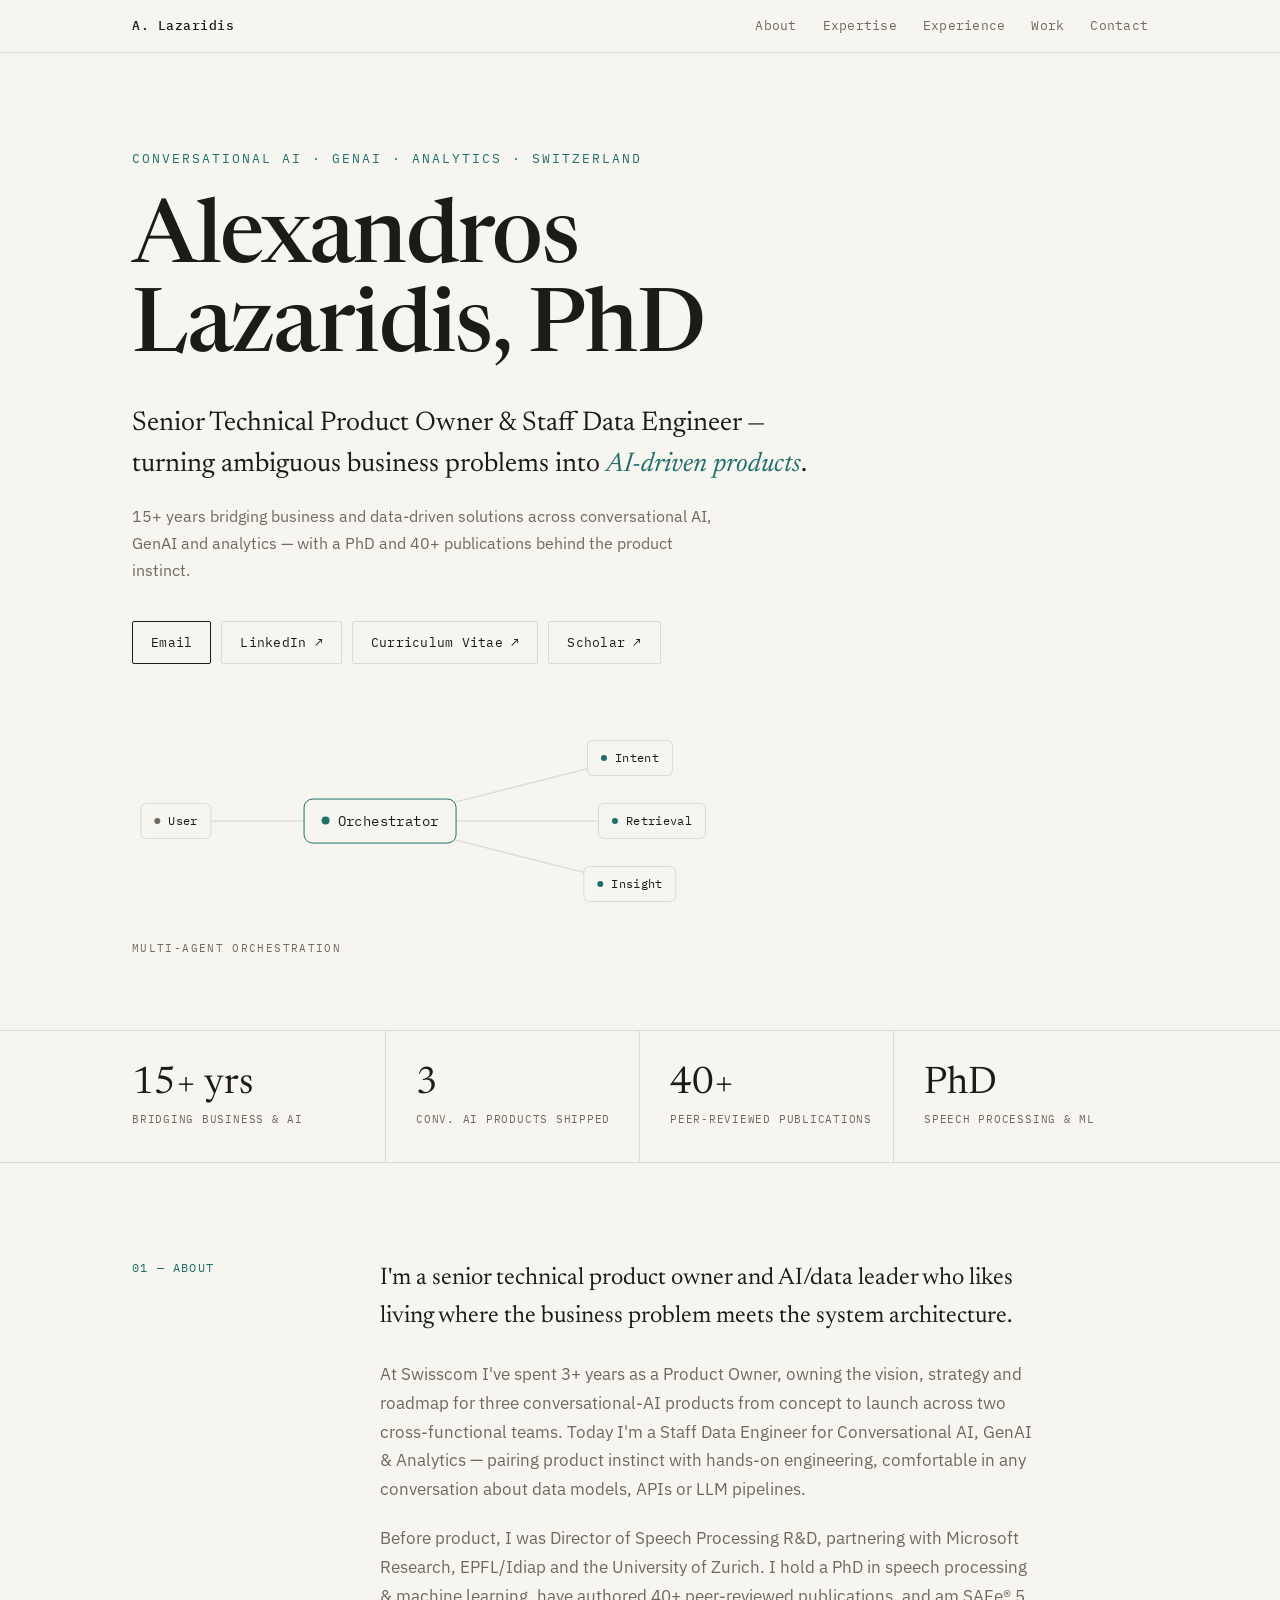
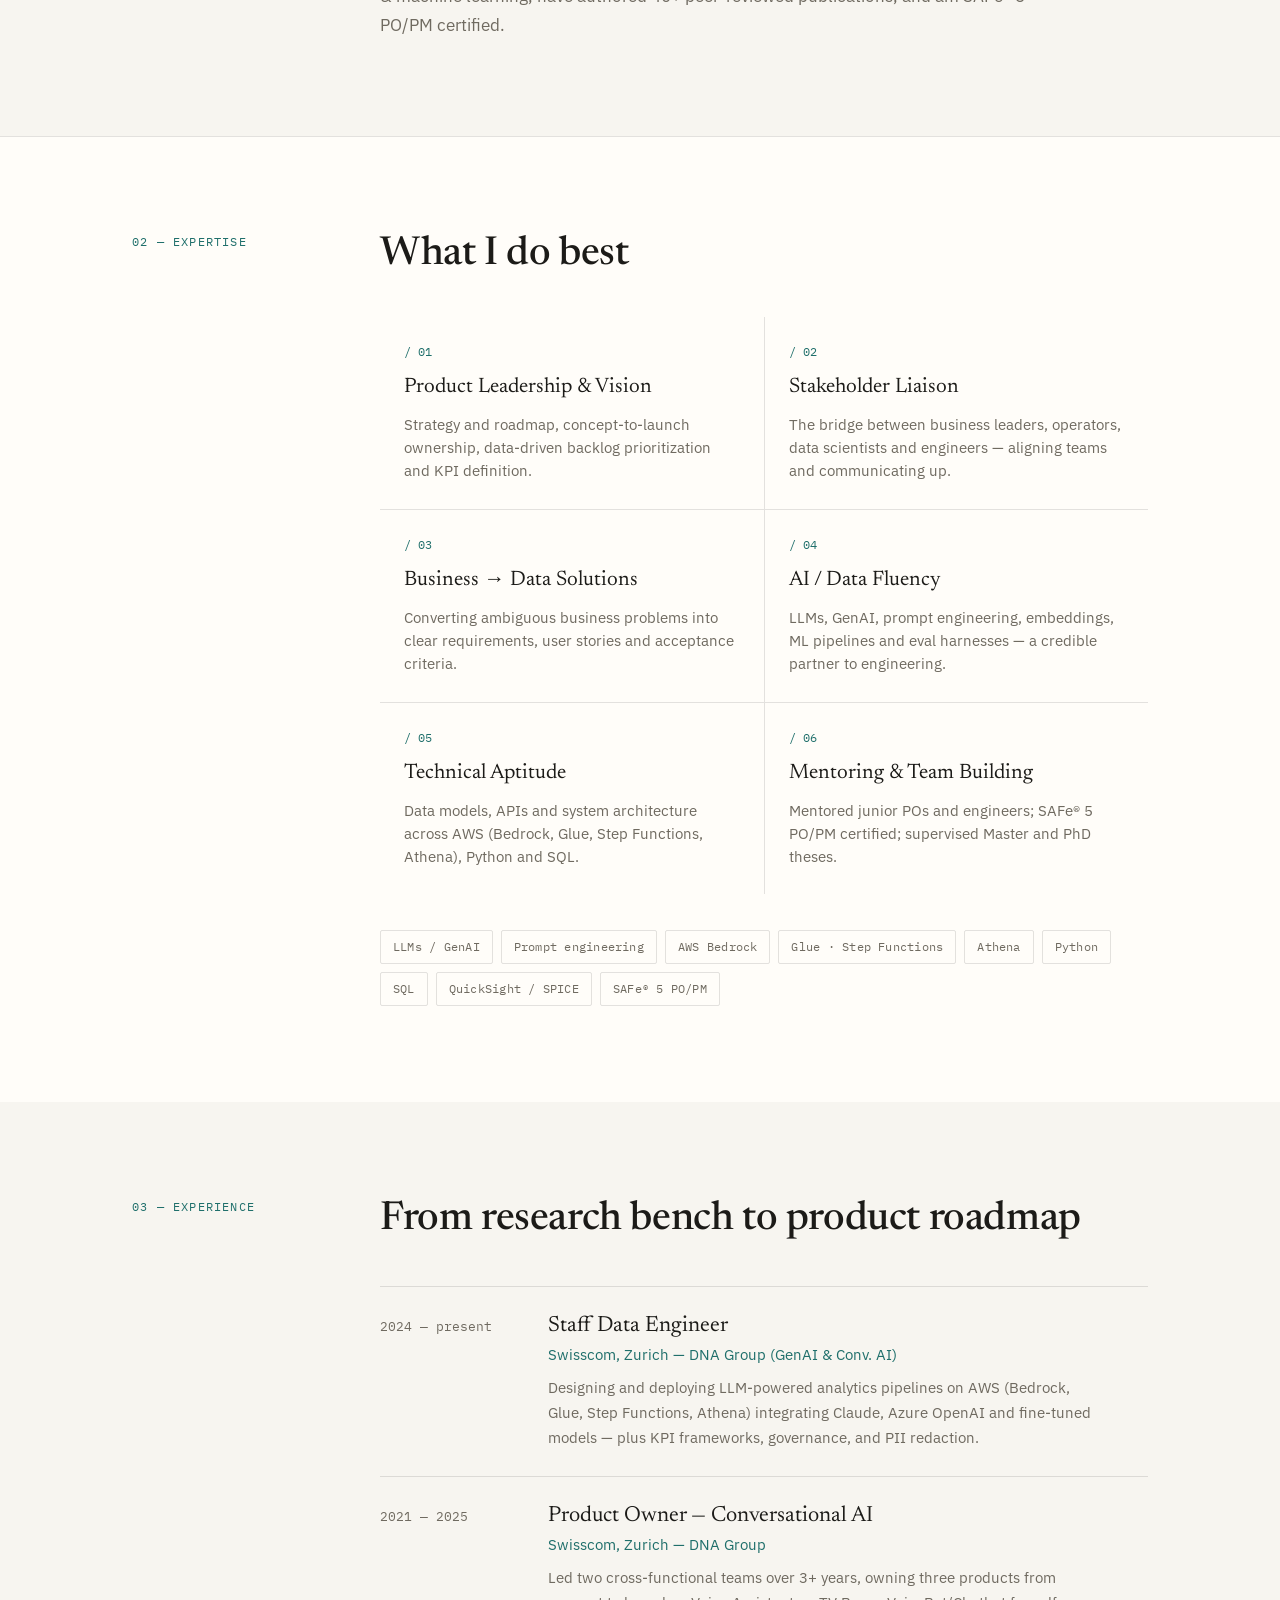
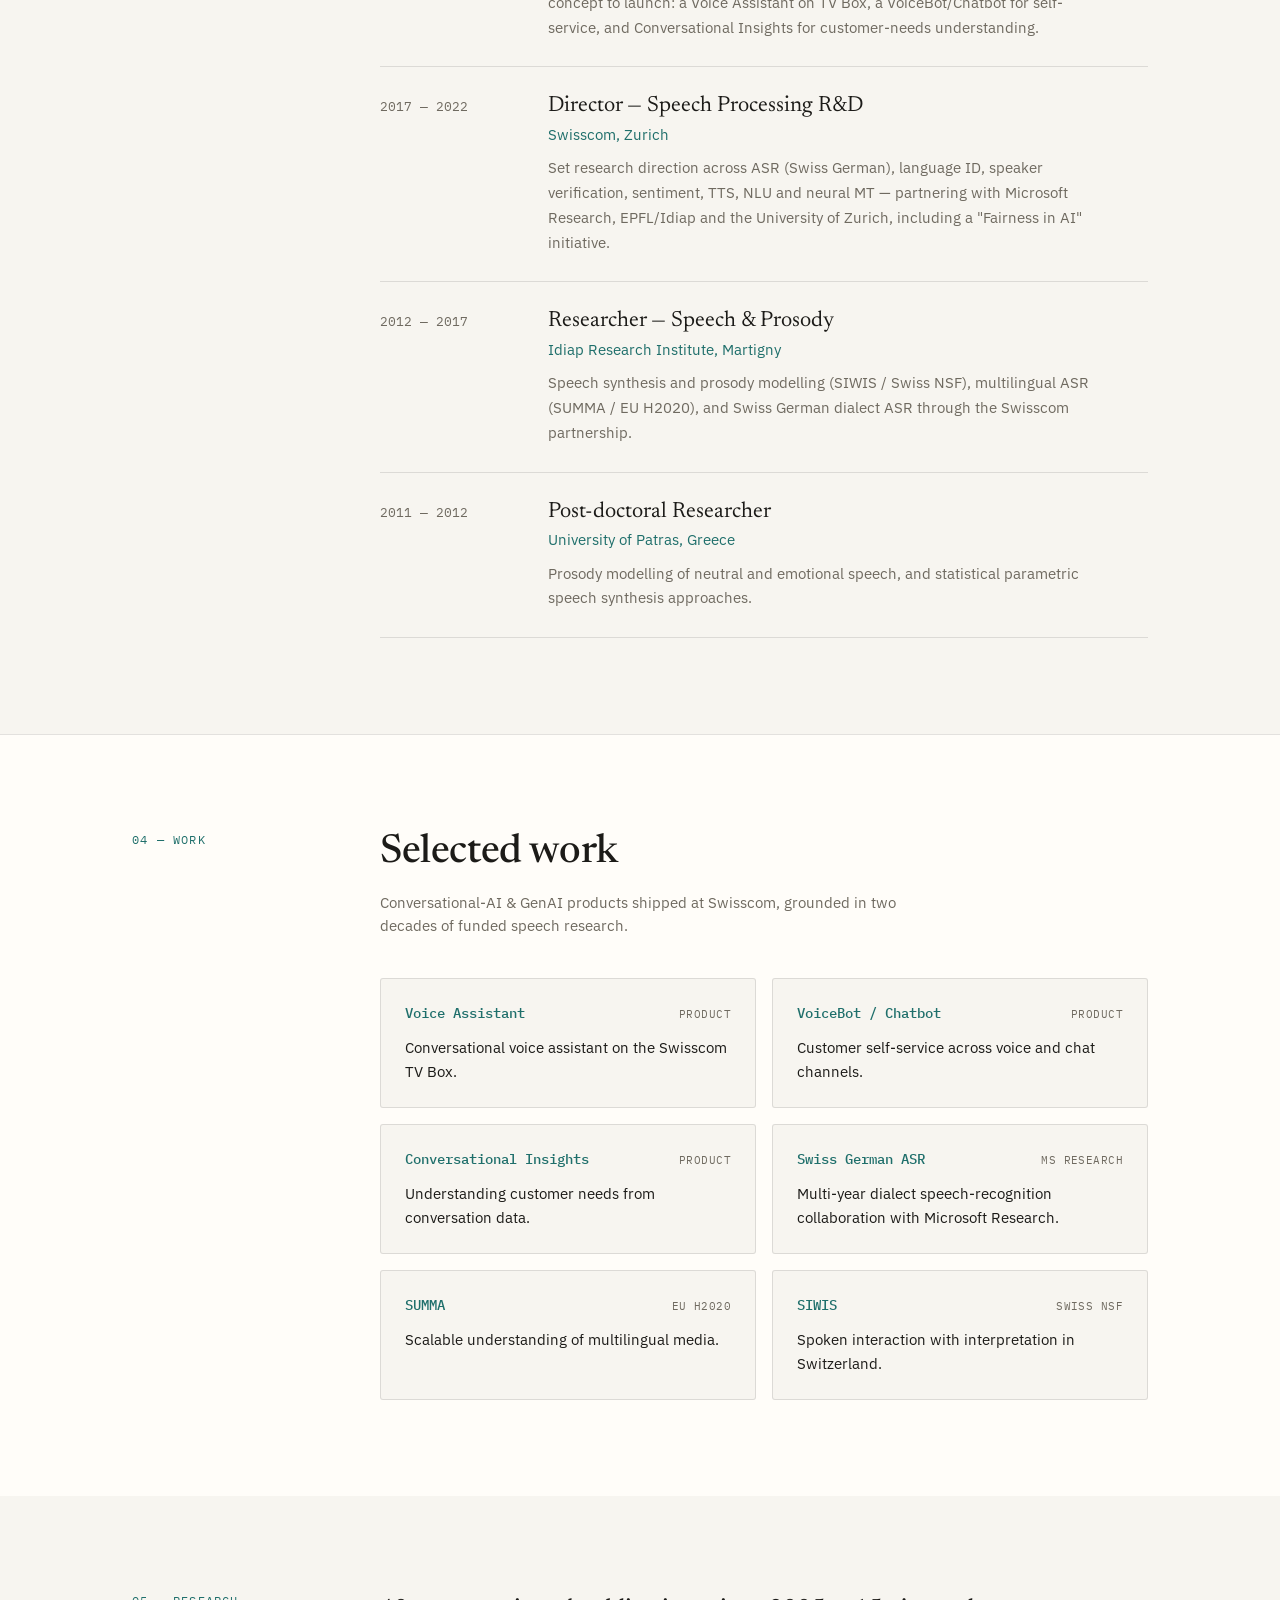
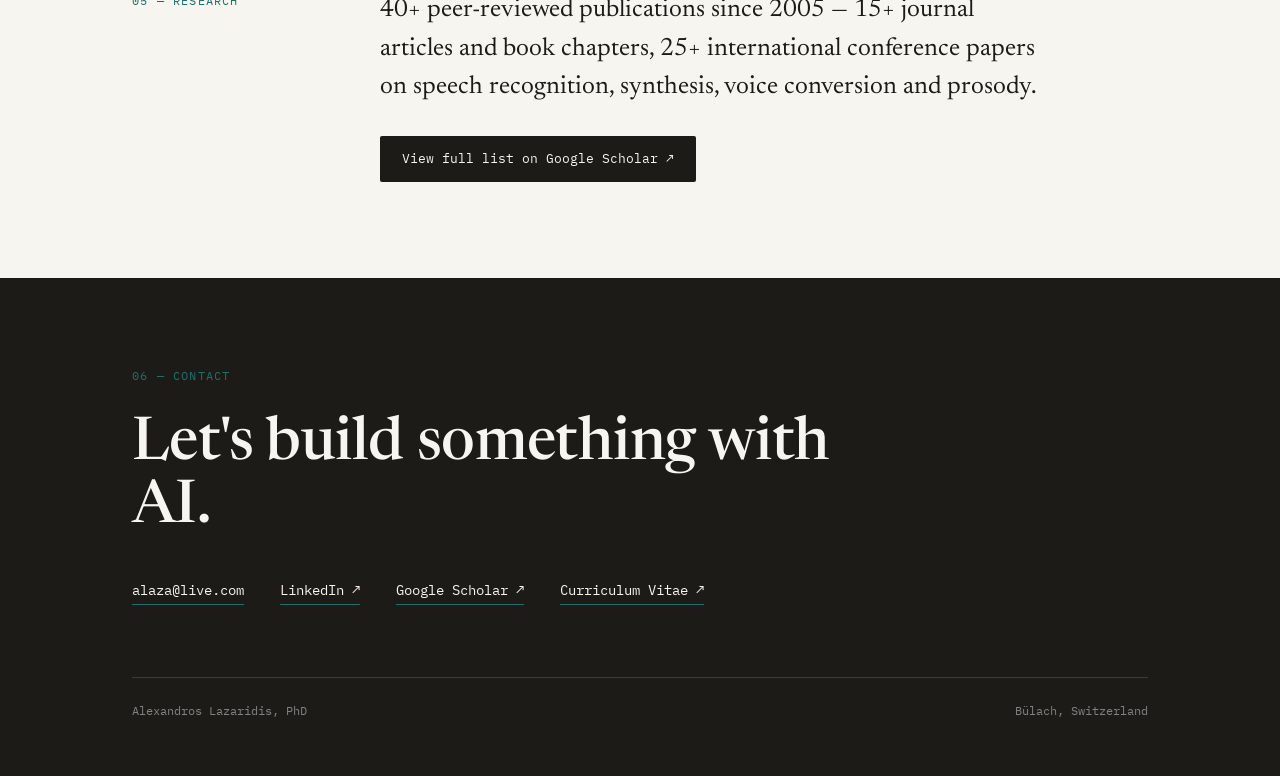
<file: index_.html>
<!DOCTYPE html>
<html lang="en">
<head>
<meta charset="utf-8">
<meta name="viewport" content="width=device-width, initial-scale=1">
<title>Alexandros Lazaridis, PhD</title>
<link rel="preconnect" href="https://fonts.googleapis.com">
<link rel="preconnect" href="https://fonts.gstatic.com" crossorigin>
<link href="https://fonts.googleapis.com/css2?family=Newsreader:ital,opsz,wght@0,6..72,400;0,6..72,500;0,6..72,600;1,6..72,400&family=IBM+Plex+Sans:wght@400;500;600&family=IBM+Plex+Mono:wght@400;500&display=swap" rel="stylesheet">
<style>
  * { box-sizing: border-box; }
  html { scroll-behavior: smooth; }
  body { margin: 0; }
  section[id] { scroll-margin-top: 84px; }
  ::selection { background: #1f6f6b; color: #fff; }
  @keyframes flow { 0% { transform: translate(0,0); opacity: 0; } 14% { opacity: 1; } 82% { opacity: 1; } 100% { transform: translate(var(--dx,0px), var(--dy,0px)); opacity: 0; } }
  @keyframes pulse { 0%, 100% { opacity: 0.4; transform: scale(0.85); } 50% { opacity: 1; transform: scale(1); } }
  a { color: inherit; }
  a.btn:hover { background: #1c1b18; color: #f7f5f0; }
  a.btn-outline:hover { border-color: #1c1b18; }
  :root {
    --accent: #1f6f6b;
    --bg: #f7f5f0;
    --ink: #1c1b18;
    --muted: #6f6a60;
    --panel: #fffdf9;
    --hair: rgba(28,27,24,0.12);
  }
</style>
</head>
<body>
<div style="min-height:100vh; background: var(--bg); color: var(--ink); font-family:'IBM Plex Sans', -apple-system, sans-serif; -webkit-font-smoothing:antialiased; line-height:1.55;">

  <header style="position:sticky; top:0; z-index:50; backdrop-filter:saturate(1.4) blur(8px); background: var(--bg); border-bottom:1px solid var(--hair);">
    <div style="max-width:1080px; margin:0 auto; padding:16px 32px; display:flex; align-items:center; justify-content:space-between; gap:24px;">
      <a href="#top" style="text-decoration:none; font-family:'IBM Plex Mono', monospace; font-size:13px; letter-spacing:0.04em; font-weight:500;">A. Lazaridis</a>
      <nav style="display:flex; gap:26px; font-family:'IBM Plex Mono', monospace; font-size:12.5px; letter-spacing:0.02em;">
        <a href="#about" style="text-decoration:none; color:var(--muted);">About</a>
        <a href="#focus" style="text-decoration:none; color:var(--muted);">Expertise</a>
        <a href="#experience" style="text-decoration:none; color:var(--muted);">Experience</a>
        <a href="#projects" style="text-decoration:none; color:var(--muted);">Work</a>
        <a href="#contact" style="text-decoration:none; color:var(--muted);">Contact</a>
      </nav>
    </div>
  </header>

  <a id="top"></a>

  <!-- HERO -->
  <section style="max-width:1080px; margin:0 auto; padding:96px 32px 64px;">
    <div style="font-family:'IBM Plex Mono', monospace; font-size:12.5px; letter-spacing:0.16em; text-transform:uppercase; color:var(--accent); margin-bottom:28px;">Conversational AI &middot; GenAI &middot; Analytics &middot; Switzerland</div>
    <h1 style="font-family:'Newsreader', serif; font-weight:500; font-size:clamp(44px, 7vw, 88px); line-height:1.02; letter-spacing:-0.015em; margin:0 0 28px;">Alexandros<br>Lazaridis, PhD</h1>
    <p style="font-family:'Newsreader', serif; font-size:clamp(20px,2.4vw,27px); line-height:1.5; max-width:720px; color:var(--ink); margin:0 0 18px;">Senior Technical Product Owner &amp; Staff Data Engineer — turning ambiguous business problems into <em style="font-style:italic; color:var(--accent);">AI-driven products</em>.</p>
    <p style="font-size:16px; line-height:1.7; max-width:600px; color:var(--muted); margin:0 0 36px;">15+ years bridging business and data-driven solutions across conversational AI, GenAI and analytics — with a PhD and 40+ publications behind the product instinct.</p>

    <div style="display:flex; flex-wrap:wrap; gap:10px; margin-bottom:52px;">
      <a class="btn" href="mailto:alaza@live.com" style="text-decoration:none; font-family:'IBM Plex Mono', monospace; font-size:12.5px; letter-spacing:0.02em; padding:11px 18px; border:1px solid var(--ink); border-radius:2px; color:var(--ink); transition:background .15s,color .15s;">Email</a>
      <a class="btn-outline" href="https://www.linkedin.com/in/alexandros-lazaridis-0325a649" target="_blank" rel="noopener" style="text-decoration:none; font-family:'IBM Plex Mono', monospace; font-size:12.5px; letter-spacing:0.02em; padding:11px 18px; border:1px solid var(--hair); border-radius:2px; color:var(--ink); transition:border-color .15s;">LinkedIn &#8599;</a>
      <a class="btn-outline" href="/cv/Alexandros_Lazaridis_CV_2026.pdf" target="_blank" rel="noopener" style="text-decoration:none; font-family:'IBM Plex Mono', monospace; font-size:12.5px; letter-spacing:0.02em; padding:11px 18px; border:1px solid var(--hair); border-radius:2px; color:var(--ink); transition:border-color .15s;">Curriculum Vitae &#8599;</a>
      <a class="btn-outline" href="http://scholar.google.ch/citations?user=spFLsi8AAAAJ&hl=en" target="_blank" rel="noopener" style="text-decoration:none; font-family:'IBM Plex Mono', monospace; font-size:12.5px; letter-spacing:0.02em; padding:11px 18px; border:1px solid var(--hair); border-radius:2px; color:var(--ink); transition:border-color .15s;">Scholar &#8599;</a>
    </div>

    <!-- agent orchestration graph -->
    <div style="position:relative; width:100%; max-width:600px; height:210px; margin-bottom:40px;">
      <svg viewBox="0 0 600 210" width="100%" height="210" style="position:absolute; inset:0; overflow:visible;">
        <line x1="44" y1="105" x2="248" y2="105" style="stroke:var(--hair); stroke-width:1.25px;"></line>
        <line x1="248" y1="105" x2="498" y2="42" style="stroke:var(--hair); stroke-width:1.25px;"></line>
        <line x1="248" y1="105" x2="520" y2="105" style="stroke:var(--hair); stroke-width:1.25px;"></line>
        <line x1="248" y1="105" x2="498" y2="168" style="stroke:var(--hair); stroke-width:1.25px;"></line>
      </svg>
      <span style="position:absolute; left:40.5px; top:101.5px; width:7px; height:7px; border-radius:50%; background:var(--accent); --dx:204px; --dy:0px; animation: flow 1.6s cubic-bezier(.45,.05,.35,1) 0s infinite;"></span>
      <span style="position:absolute; left:244.5px; top:101.5px; width:7px; height:7px; border-radius:50%; background:var(--accent); --dx:250px; --dy:-63px; animation: flow 1.9s cubic-bezier(.45,.05,.35,1) 0.7s infinite;"></span>
      <span style="position:absolute; left:244.5px; top:101.5px; width:7px; height:7px; border-radius:50%; background:var(--accent); --dx:272px; --dy:0px; animation: flow 1.9s cubic-bezier(.45,.05,.35,1) 1.0s infinite;"></span>
      <span style="position:absolute; left:244.5px; top:101.5px; width:7px; height:7px; border-radius:50%; background:var(--accent); --dx:250px; --dy:63px; animation: flow 1.9s cubic-bezier(.45,.05,.35,1) 1.3s infinite;"></span>

      <div style="position:absolute; left:44px; top:105px; transform:translate(-50%,-50%); display:flex; align-items:center; gap:8px; padding:8px 13px; border:1px solid var(--hair); border-radius:6px; background:var(--bg); white-space:nowrap;">
        <span style="width:6px; height:6px; border-radius:50%; background:var(--muted); animation:none;"></span>
        <span style="font-family:'IBM Plex Mono', monospace; font-size:11.5px; letter-spacing:0.03em; color:var(--ink);">User</span>
      </div>
      <div style="position:absolute; left:248px; top:105px; transform:translate(-50%,-50%); display:flex; align-items:center; gap:8px; padding:11px 17px; border:1px solid var(--accent); border-radius:9px; background:var(--bg); white-space:nowrap;">
        <span style="width:8px; height:8px; border-radius:50%; background:var(--accent); animation:none;"></span>
        <span style="font-family:'IBM Plex Mono', monospace; font-size:13.5px; letter-spacing:0.03em; color:var(--ink);">Orchestrator</span>
      </div>
      <div style="position:absolute; left:498px; top:42px; transform:translate(-50%,-50%); display:flex; align-items:center; gap:8px; padding:8px 13px; border:1px solid var(--hair); border-radius:6px; background:var(--bg); white-space:nowrap;">
        <span style="width:6px; height:6px; border-radius:50%; background:var(--accent); animation:pulse 1.8s ease-in-out 0s infinite;"></span>
        <span style="font-family:'IBM Plex Mono', monospace; font-size:11.5px; letter-spacing:0.03em; color:var(--ink);">Intent</span>
      </div>
      <div style="position:absolute; left:520px; top:105px; transform:translate(-50%,-50%); display:flex; align-items:center; gap:8px; padding:8px 13px; border:1px solid var(--hair); border-radius:6px; background:var(--bg); white-space:nowrap;">
        <span style="width:6px; height:6px; border-radius:50%; background:var(--accent); animation:pulse 1.8s ease-in-out 0.6s infinite;"></span>
        <span style="font-family:'IBM Plex Mono', monospace; font-size:11.5px; letter-spacing:0.03em; color:var(--ink);">Retrieval</span>
      </div>
      <div style="position:absolute; left:498px; top:168px; transform:translate(-50%,-50%); display:flex; align-items:center; gap:8px; padding:8px 13px; border:1px solid var(--hair); border-radius:6px; background:var(--bg); white-space:nowrap;">
        <span style="width:6px; height:6px; border-radius:50%; background:var(--accent); animation:pulse 1.8s ease-in-out 1.2s infinite;"></span>
        <span style="font-family:'IBM Plex Mono', monospace; font-size:11.5px; letter-spacing:0.03em; color:var(--ink);">Insight</span>
      </div>
      <div style="position:absolute; left:0; bottom:-30px; font-family:'IBM Plex Mono', monospace; font-size:10.5px; letter-spacing:0.13em; text-transform:uppercase; color:var(--muted);">Multi-agent orchestration</div>
    </div>
  </section>

  <!-- STATS STRIP -->
  <section style="border-top:1px solid var(--hair); border-bottom:1px solid var(--hair);">
    <div style="max-width:1080px; margin:0 auto; padding:0 32px; display:grid; grid-template-columns:repeat(4, 1fr);">
      <div style="padding:34px 0; border-right:1px solid var(--hair);">
        <div style="font-family:'Newsreader', serif; font-size:38px; line-height:1; margin-bottom:8px;">15+ yrs</div>
        <div style="font-family:'IBM Plex Mono', monospace; font-size:11px; letter-spacing:0.07em; text-transform:uppercase; color:var(--muted);">Bridging business &amp; AI</div>
      </div>
      <div style="padding:34px 0 34px 30px; border-right:1px solid var(--hair);">
        <div style="font-family:'Newsreader', serif; font-size:38px; line-height:1; margin-bottom:8px;">3</div>
        <div style="font-family:'IBM Plex Mono', monospace; font-size:11px; letter-spacing:0.07em; text-transform:uppercase; color:var(--muted);">Conv. AI products shipped</div>
      </div>
      <div style="padding:34px 0 34px 30px; border-right:1px solid var(--hair);">
        <div style="font-family:'Newsreader', serif; font-size:38px; line-height:1; margin-bottom:8px;">40+</div>
        <div style="font-family:'IBM Plex Mono', monospace; font-size:11px; letter-spacing:0.07em; text-transform:uppercase; color:var(--muted);">Peer-reviewed publications</div>
      </div>
      <div style="padding:34px 0 34px 30px;">
        <div style="font-family:'Newsreader', serif; font-size:38px; line-height:1; margin-bottom:8px;">PhD</div>
        <div style="font-family:'IBM Plex Mono', monospace; font-size:11px; letter-spacing:0.07em; text-transform:uppercase; color:var(--muted);">Speech processing &amp; ML</div>
      </div>
    </div>
  </section>

  <!-- ABOUT -->
  <section id="about" style="max-width:1080px; margin:0 auto; padding:96px 32px;">
    <div style="display:grid; grid-template-columns:200px 1fr; gap:48px;">
      <div style="font-family:'IBM Plex Mono', monospace; font-size:12px; letter-spacing:0.1em; text-transform:uppercase; color:var(--accent);">01 — About</div>
      <div style="max-width:660px;">
        <p style="font-family:'Newsreader', serif; font-size:clamp(20px,2vw,24px); line-height:1.6; margin:0 0 24px;">I'm a senior technical product owner and AI/data leader who likes living where the business problem meets the system architecture.</p>
        <p style="font-size:16.5px; line-height:1.75; color:var(--muted); margin:0 0 20px;">At Swisscom I've spent 3+ years as a Product Owner, owning the vision, strategy and roadmap for three conversational-AI products from concept to launch across two cross-functional teams. Today I'm a Staff Data Engineer for Conversational AI, GenAI &amp; Analytics — pairing product instinct with hands-on engineering, comfortable in any conversation about data models, APIs or LLM pipelines.</p>
        <p style="font-size:16.5px; line-height:1.75; color:var(--muted); margin:0;">Before product, I was Director of Speech Processing R&amp;D, partnering with Microsoft Research, EPFL/Idiap and the University of Zurich. I hold a PhD in speech processing &amp; machine learning, have authored 40+ peer-reviewed publications, and am SAFe® 5 PO/PM certified.</p>
      </div>
    </div>
  </section>

  <!-- EXPERTISE -->
  <section id="focus" style="border-top:1px solid var(--hair); background:var(--panel);">
    <div style="max-width:1080px; margin:0 auto; padding:96px 32px;">
      <div style="display:grid; grid-template-columns:200px 1fr; gap:48px;">
        <div style="font-family:'IBM Plex Mono', monospace; font-size:12px; letter-spacing:0.1em; text-transform:uppercase; color:var(--accent);">02 — Expertise</div>
        <div>
          <h2 style="font-family:'Newsreader', serif; font-weight:500; font-size:clamp(28px,3.4vw,40px); line-height:1.1; margin:0 0 40px; letter-spacing:-0.01em;">What I do best</h2>
          <div style="display:grid; grid-template-columns:repeat(2,1fr); gap:1px; background:var(--hair);">
            <div style="background:var(--panel); padding:26px 24px;">
              <div style="font-family:'IBM Plex Mono', monospace; font-size:11.5px; color:var(--accent); margin-bottom:12px;">/ 01</div>
              <div style="font-family:'Newsreader', serif; font-size:21px; margin-bottom:8px;">Product Leadership &amp; Vision</div>
              <div style="font-size:14.5px; line-height:1.6; color:var(--muted);">Strategy and roadmap, concept-to-launch ownership, data-driven backlog prioritization and KPI definition.</div>
            </div>
            <div style="background:var(--panel); padding:26px 24px;">
              <div style="font-family:'IBM Plex Mono', monospace; font-size:11.5px; color:var(--accent); margin-bottom:12px;">/ 02</div>
              <div style="font-family:'Newsreader', serif; font-size:21px; margin-bottom:8px;">Stakeholder Liaison</div>
              <div style="font-size:14.5px; line-height:1.6; color:var(--muted);">The bridge between business leaders, operators, data scientists and engineers — aligning teams and communicating up.</div>
            </div>
            <div style="background:var(--panel); padding:26px 24px;">
              <div style="font-family:'IBM Plex Mono', monospace; font-size:11.5px; color:var(--accent); margin-bottom:12px;">/ 03</div>
              <div style="font-family:'Newsreader', serif; font-size:21px; margin-bottom:8px;">Business &rarr; Data Solutions</div>
              <div style="font-size:14.5px; line-height:1.6; color:var(--muted);">Converting ambiguous business problems into clear requirements, user stories and acceptance criteria.</div>
            </div>
            <div style="background:var(--panel); padding:26px 24px;">
              <div style="font-family:'IBM Plex Mono', monospace; font-size:11.5px; color:var(--accent); margin-bottom:12px;">/ 04</div>
              <div style="font-family:'Newsreader', serif; font-size:21px; margin-bottom:8px;">AI / Data Fluency</div>
              <div style="font-size:14.5px; line-height:1.6; color:var(--muted);">LLMs, GenAI, prompt engineering, embeddings, ML pipelines and eval harnesses — a credible partner to engineering.</div>
            </div>
            <div style="background:var(--panel); padding:26px 24px;">
              <div style="font-family:'IBM Plex Mono', monospace; font-size:11.5px; color:var(--accent); margin-bottom:12px;">/ 05</div>
              <div style="font-family:'Newsreader', serif; font-size:21px; margin-bottom:8px;">Technical Aptitude</div>
              <div style="font-size:14.5px; line-height:1.6; color:var(--muted);">Data models, APIs and system architecture across AWS (Bedrock, Glue, Step Functions, Athena), Python and SQL.</div>
            </div>
            <div style="background:var(--panel); padding:26px 24px;">
              <div style="font-family:'IBM Plex Mono', monospace; font-size:11.5px; color:var(--accent); margin-bottom:12px;">/ 06</div>
              <div style="font-family:'Newsreader', serif; font-size:21px; margin-bottom:8px;">Mentoring &amp; Team Building</div>
              <div style="font-size:14.5px; line-height:1.6; color:var(--muted);">Mentored junior POs and engineers; SAFe® 5 PO/PM certified; supervised Master and PhD theses.</div>
            </div>
          </div>
          <div style="margin-top:36px; display:flex; flex-wrap:wrap; gap:8px;">
            <span style="font-family:'IBM Plex Mono', monospace; font-size:11.5px; letter-spacing:0.02em; padding:7px 12px; border:1px solid var(--hair); border-radius:2px; color:var(--muted);">LLMs / GenAI</span>
            <span style="font-family:'IBM Plex Mono', monospace; font-size:11.5px; letter-spacing:0.02em; padding:7px 12px; border:1px solid var(--hair); border-radius:2px; color:var(--muted);">Prompt engineering</span>
            <span style="font-family:'IBM Plex Mono', monospace; font-size:11.5px; letter-spacing:0.02em; padding:7px 12px; border:1px solid var(--hair); border-radius:2px; color:var(--muted);">AWS Bedrock</span>
            <span style="font-family:'IBM Plex Mono', monospace; font-size:11.5px; letter-spacing:0.02em; padding:7px 12px; border:1px solid var(--hair); border-radius:2px; color:var(--muted);">Glue &middot; Step Functions</span>
            <span style="font-family:'IBM Plex Mono', monospace; font-size:11.5px; letter-spacing:0.02em; padding:7px 12px; border:1px solid var(--hair); border-radius:2px; color:var(--muted);">Athena</span>
            <span style="font-family:'IBM Plex Mono', monospace; font-size:11.5px; letter-spacing:0.02em; padding:7px 12px; border:1px solid var(--hair); border-radius:2px; color:var(--muted);">Python</span>
            <span style="font-family:'IBM Plex Mono', monospace; font-size:11.5px; letter-spacing:0.02em; padding:7px 12px; border:1px solid var(--hair); border-radius:2px; color:var(--muted);">SQL</span>
            <span style="font-family:'IBM Plex Mono', monospace; font-size:11.5px; letter-spacing:0.02em; padding:7px 12px; border:1px solid var(--hair); border-radius:2px; color:var(--muted);">QuickSight / SPICE</span>
            <span style="font-family:'IBM Plex Mono', monospace; font-size:11.5px; letter-spacing:0.02em; padding:7px 12px; border:1px solid var(--hair); border-radius:2px; color:var(--muted);">SAFe® 5 PO/PM</span>
          </div>
        </div>
      </div>
    </div>
  </section>

  <!-- EXPERIENCE -->
  <section id="experience" style="max-width:1080px; margin:0 auto; padding:96px 32px;">
    <div style="display:grid; grid-template-columns:200px 1fr; gap:48px;">
      <div style="font-family:'IBM Plex Mono', monospace; font-size:12px; letter-spacing:0.1em; text-transform:uppercase; color:var(--accent);">03 — Experience</div>
      <div>
        <h2 style="font-family:'Newsreader', serif; font-weight:500; font-size:clamp(28px,3.4vw,40px); line-height:1.1; margin:0 0 44px; letter-spacing:-0.01em;">From research bench to product roadmap</h2>

        <div style="display:grid; grid-template-columns:140px 1fr; gap:28px; padding:26px 0; border-top:1px solid var(--hair);">
          <div style="font-family:'IBM Plex Mono', monospace; font-size:12.5px; color:var(--muted); padding-top:4px;">2024 — present</div>
          <div>
            <div style="font-family:'Newsreader', serif; font-size:22px; line-height:1.25; margin-bottom:3px;">Staff Data Engineer</div>
            <div style="font-size:14.5px; color:var(--accent); margin-bottom:10px;">Swisscom, Zurich — DNA Group (GenAI &amp; Conv. AI)</div>
            <div style="font-size:15px; line-height:1.65; color:var(--muted); max-width:560px;">Designing and deploying LLM-powered analytics pipelines on AWS (Bedrock, Glue, Step Functions, Athena) integrating Claude, Azure OpenAI and fine-tuned models — plus KPI frameworks, governance, and PII redaction.</div>
          </div>
        </div>

        <div style="display:grid; grid-template-columns:140px 1fr; gap:28px; padding:26px 0; border-top:1px solid var(--hair);">
          <div style="font-family:'IBM Plex Mono', monospace; font-size:12.5px; color:var(--muted); padding-top:4px;">2021 — 2025</div>
          <div>
            <div style="font-family:'Newsreader', serif; font-size:22px; line-height:1.25; margin-bottom:3px;">Product Owner — Conversational AI</div>
            <div style="font-size:14.5px; color:var(--accent); margin-bottom:10px;">Swisscom, Zurich — DNA Group</div>
            <div style="font-size:15px; line-height:1.65; color:var(--muted); max-width:560px;">Led two cross-functional teams over 3+ years, owning three products from concept to launch: a Voice Assistant on TV Box, a VoiceBot/Chatbot for self-service, and Conversational Insights for customer-needs understanding.</div>
          </div>
        </div>

        <div style="display:grid; grid-template-columns:140px 1fr; gap:28px; padding:26px 0; border-top:1px solid var(--hair);">
          <div style="font-family:'IBM Plex Mono', monospace; font-size:12.5px; color:var(--muted); padding-top:4px;">2017 — 2022</div>
          <div>
            <div style="font-family:'Newsreader', serif; font-size:22px; line-height:1.25; margin-bottom:3px;">Director — Speech Processing R&amp;D</div>
            <div style="font-size:14.5px; color:var(--accent); margin-bottom:10px;">Swisscom, Zurich</div>
            <div style="font-size:15px; line-height:1.65; color:var(--muted); max-width:560px;">Set research direction across ASR (Swiss German), language ID, speaker verification, sentiment, TTS, NLU and neural MT — partnering with Microsoft Research, EPFL/Idiap and the University of Zurich, including a "Fairness in AI" initiative.</div>
          </div>
        </div>

        <div style="display:grid; grid-template-columns:140px 1fr; gap:28px; padding:26px 0; border-top:1px solid var(--hair);">
          <div style="font-family:'IBM Plex Mono', monospace; font-size:12.5px; color:var(--muted); padding-top:4px;">2012 — 2017</div>
          <div>
            <div style="font-family:'Newsreader', serif; font-size:22px; line-height:1.25; margin-bottom:3px;">Researcher — Speech &amp; Prosody</div>
            <div style="font-size:14.5px; color:var(--accent); margin-bottom:10px;">Idiap Research Institute, Martigny</div>
            <div style="font-size:15px; line-height:1.65; color:var(--muted); max-width:560px;">Speech synthesis and prosody modelling (SIWIS / Swiss NSF), multilingual ASR (SUMMA / EU H2020), and Swiss German dialect ASR through the Swisscom partnership.</div>
          </div>
        </div>

        <div style="display:grid; grid-template-columns:140px 1fr; gap:28px; padding:26px 0; border-top:1px solid var(--hair);">
          <div style="font-family:'IBM Plex Mono', monospace; font-size:12.5px; color:var(--muted); padding-top:4px;">2011 — 2012</div>
          <div>
            <div style="font-family:'Newsreader', serif; font-size:22px; line-height:1.25; margin-bottom:3px;">Post-doctoral Researcher</div>
            <div style="font-size:14.5px; color:var(--accent); margin-bottom:10px;">University of Patras, Greece</div>
            <div style="font-size:15px; line-height:1.65; color:var(--muted); max-width:560px;">Prosody modelling of neutral and emotional speech, and statistical parametric speech synthesis approaches.</div>
          </div>
        </div>

        <div style="border-top:1px solid var(--hair);"></div>
      </div>
    </div>
  </section>

  <!-- WORK -->
  <section id="projects" style="border-top:1px solid var(--hair); background:var(--panel);">
    <div style="max-width:1080px; margin:0 auto; padding:96px 32px;">
      <div style="display:grid; grid-template-columns:200px 1fr; gap:48px;">
        <div style="font-family:'IBM Plex Mono', monospace; font-size:12px; letter-spacing:0.1em; text-transform:uppercase; color:var(--accent);">04 — Work</div>
        <div>
          <h2 style="font-family:'Newsreader', serif; font-weight:500; font-size:clamp(28px,3.4vw,40px); line-height:1.1; margin:0 0 16px; letter-spacing:-0.01em;">Selected work</h2>
          <p style="font-size:15px; color:var(--muted); margin:0 0 40px; max-width:540px;">Conversational-AI &amp; GenAI products shipped at Swisscom, grounded in two decades of funded speech research.</p>
          <div style="display:grid; grid-template-columns:repeat(2,1fr); gap:16px;">
            <div style="background:var(--bg); border:1px solid var(--hair); border-radius:3px; padding:24px;">
              <div style="display:flex; justify-content:space-between; align-items:baseline; gap:12px; margin-bottom:12px;">
                <div style="font-family:'IBM Plex Mono', monospace; font-size:14px; font-weight:500; color:var(--accent);">Voice Assistant</div>
                <div style="font-family:'IBM Plex Mono', monospace; font-size:10.5px; letter-spacing:0.04em; color:var(--muted); white-space:nowrap;">PRODUCT</div>
              </div>
              <div style="font-size:14.5px; line-height:1.6; color:var(--ink);">Conversational voice assistant on the Swisscom TV Box.</div>
            </div>
            <div style="background:var(--bg); border:1px solid var(--hair); border-radius:3px; padding:24px;">
              <div style="display:flex; justify-content:space-between; align-items:baseline; gap:12px; margin-bottom:12px;">
                <div style="font-family:'IBM Plex Mono', monospace; font-size:14px; font-weight:500; color:var(--accent);">VoiceBot / Chatbot</div>
                <div style="font-family:'IBM Plex Mono', monospace; font-size:10.5px; letter-spacing:0.04em; color:var(--muted); white-space:nowrap;">PRODUCT</div>
              </div>
              <div style="font-size:14.5px; line-height:1.6; color:var(--ink);">Customer self-service across voice and chat channels.</div>
            </div>
            <div style="background:var(--bg); border:1px solid var(--hair); border-radius:3px; padding:24px;">
              <div style="display:flex; justify-content:space-between; align-items:baseline; gap:12px; margin-bottom:12px;">
                <div style="font-family:'IBM Plex Mono', monospace; font-size:14px; font-weight:500; color:var(--accent);">Conversational Insights</div>
                <div style="font-family:'IBM Plex Mono', monospace; font-size:10.5px; letter-spacing:0.04em; color:var(--muted); white-space:nowrap;">PRODUCT</div>
              </div>
              <div style="font-size:14.5px; line-height:1.6; color:var(--ink);">Understanding customer needs from conversation data.</div>
            </div>
            <div style="background:var(--bg); border:1px solid var(--hair); border-radius:3px; padding:24px;">
              <div style="display:flex; justify-content:space-between; align-items:baseline; gap:12px; margin-bottom:12px;">
                <div style="font-family:'IBM Plex Mono', monospace; font-size:14px; font-weight:500; color:var(--accent);">Swiss German ASR</div>
                <div style="font-family:'IBM Plex Mono', monospace; font-size:10.5px; letter-spacing:0.04em; color:var(--muted); white-space:nowrap;">MS RESEARCH</div>
              </div>
              <div style="font-size:14.5px; line-height:1.6; color:var(--ink);">Multi-year dialect speech-recognition collaboration with Microsoft Research.</div>
            </div>
            <div style="background:var(--bg); border:1px solid var(--hair); border-radius:3px; padding:24px;">
              <div style="display:flex; justify-content:space-between; align-items:baseline; gap:12px; margin-bottom:12px;">
                <div style="font-family:'IBM Plex Mono', monospace; font-size:14px; font-weight:500; color:var(--accent);">SUMMA</div>
                <div style="font-family:'IBM Plex Mono', monospace; font-size:10.5px; letter-spacing:0.04em; color:var(--muted); white-space:nowrap;">EU H2020</div>
              </div>
              <div style="font-size:14.5px; line-height:1.6; color:var(--ink);">Scalable understanding of multilingual media.</div>
            </div>
            <div style="background:var(--bg); border:1px solid var(--hair); border-radius:3px; padding:24px;">
              <div style="display:flex; justify-content:space-between; align-items:baseline; gap:12px; margin-bottom:12px;">
                <div style="font-family:'IBM Plex Mono', monospace; font-size:14px; font-weight:500; color:var(--accent);">SIWIS</div>
                <div style="font-family:'IBM Plex Mono', monospace; font-size:10.5px; letter-spacing:0.04em; color:var(--muted); white-space:nowrap;">SWISS NSF</div>
              </div>
              <div style="font-size:14.5px; line-height:1.6; color:var(--ink);">Spoken interaction with interpretation in Switzerland.</div>
            </div>
          </div>
        </div>
      </div>
    </div>
  </section>

  <!-- PUBLICATIONS -->
  <section id="publications" style="max-width:1080px; margin:0 auto; padding:96px 32px;">
    <div style="display:grid; grid-template-columns:200px 1fr; gap:48px;">
      <div style="font-family:'IBM Plex Mono', monospace; font-size:12px; letter-spacing:0.1em; text-transform:uppercase; color:var(--accent);">05 — Research</div>
      <div style="max-width:660px;">
        <p style="font-family:'Newsreader', serif; font-size:clamp(20px,2vw,25px); line-height:1.55; margin:0 0 28px;">40+ peer-reviewed publications since 2005 — 15+ journal articles and book chapters, 25+ international conference papers on speech recognition, synthesis, voice conversion and prosody.</p>
        <a href="http://scholar.google.ch/citations?user=spFLsi8AAAAJ&hl=en" target="_blank" rel="noopener" style="display:inline-block; text-decoration:none; font-family:'IBM Plex Mono', monospace; font-size:13px; padding:13px 22px; background:var(--ink); color:var(--bg); border-radius:2px;">View full list on Google Scholar &#8599;</a>
      </div>
    </div>
  </section>

  <!-- CONTACT / FOOTER -->
  <section id="contact" style="border-top:1px solid var(--ink); background:var(--ink); color:var(--bg);">
    <div style="max-width:1080px; margin:0 auto; padding:88px 32px 56px;">
      <div style="font-family:'IBM Plex Mono', monospace; font-size:12px; letter-spacing:0.1em; text-transform:uppercase; color:var(--accent); margin-bottom:28px;">06 — Contact</div>
      <h2 style="font-family:'Newsreader', serif; font-weight:500; font-size:clamp(32px,5vw,60px); line-height:1.05; margin:0 0 40px; letter-spacing:-0.01em; max-width:760px;">Let's build something with AI.</h2>
      <div style="display:flex; flex-wrap:wrap; gap:36px; font-family:'IBM Plex Mono', monospace; font-size:13.5px;">
        <a href="mailto:alaza@live.com" style="text-decoration:none; border-bottom:1px solid var(--accent); padding-bottom:3px;">alaza@live.com</a>
        <a href="https://www.linkedin.com/in/alexandros-lazaridis-0325a649" target="_blank" rel="noopener" style="text-decoration:none; border-bottom:1px solid var(--accent); padding-bottom:3px;">LinkedIn &#8599;</a>
        <a href="http://scholar.google.ch/citations?user=spFLsi8AAAAJ&hl=en" target="_blank" rel="noopener" style="text-decoration:none; border-bottom:1px solid var(--accent); padding-bottom:3px;">Google Scholar &#8599;</a>
        <a href="/cv/Alexandros_Lazaridis_CV_2026.pdf" target="_blank" rel="noopener" style="text-decoration:none; border-bottom:1px solid var(--accent); padding-bottom:3px;">Curriculum Vitae &#8599;</a>
      </div>
      <div style="margin-top:72px; padding-top:24px; border-top:1px solid rgba(255,255,255,0.14); display:flex; flex-wrap:wrap; justify-content:space-between; gap:12px; font-family:'IBM Plex Mono', monospace; font-size:11.5px; color:rgba(255,255,255,0.45);">
        <span>Alexandros Lazaridis, PhD</span>
        <span>Bülach, Switzerland</span>
      </div>
    </div>
  </section>

</div>
</body>
</html>
</file>
<file: intelligence-ladder-compare/assets/index-9PgPVVJu.css>
@import"https://fonts.googleapis.com/css2?family=DM+Mono:wght@400;500&family=Manrope:wght@400;500;600;700;800&family=Space+Grotesk:wght@400;500;600;700&display=swap";/*! tailwindcss v4.1.14 | MIT License | https://tailwindcss.com */@layer properties{@supports (((-webkit-hyphens:none)) and (not (margin-trim:inline))) or ((-moz-orient:inline) and (not (color:rgb(from red r g b)))){*,:before,:after,::backdrop{--tw-translate-x:0;--tw-translate-y:0;--tw-translate-z:0;--tw-rotate-x:initial;--tw-rotate-y:initial;--tw-rotate-z:initial;--tw-skew-x:initial;--tw-skew-y:initial;--tw-space-y-reverse:0;--tw-border-style:solid;--tw-gradient-position:initial;--tw-gradient-from:#0000;--tw-gradient-via:#0000;--tw-gradient-to:#0000;--tw-gradient-stops:initial;--tw-gradient-via-stops:initial;--tw-gradient-from-position:0%;--tw-gradient-via-position:50%;--tw-gradient-to-position:100%;--tw-leading:initial;--tw-font-weight:initial;--tw-tracking:initial;--tw-ordinal:initial;--tw-slashed-zero:initial;--tw-numeric-figure:initial;--tw-numeric-spacing:initial;--tw-numeric-fraction:initial;--tw-shadow:0 0 #0000;--tw-shadow-color:initial;--tw-shadow-alpha:100%;--tw-inset-shadow:0 0 #0000;--tw-inset-shadow-color:initial;--tw-inset-shadow-alpha:100%;--tw-ring-color:initial;--tw-ring-shadow:0 0 #0000;--tw-inset-ring-color:initial;--tw-inset-ring-shadow:0 0 #0000;--tw-ring-inset:initial;--tw-ring-offset-width:0px;--tw-ring-offset-color:#fff;--tw-ring-offset-shadow:0 0 #0000;--tw-outline-style:solid;--tw-blur:initial;--tw-brightness:initial;--tw-contrast:initial;--tw-grayscale:initial;--tw-hue-rotate:initial;--tw-invert:initial;--tw-opacity:initial;--tw-saturate:initial;--tw-sepia:initial;--tw-drop-shadow:initial;--tw-drop-shadow-color:initial;--tw-drop-shadow-alpha:100%;--tw-drop-shadow-size:initial;--tw-backdrop-blur:initial;--tw-backdrop-brightness:initial;--tw-backdrop-contrast:initial;--tw-backdrop-grayscale:initial;--tw-backdrop-hue-rotate:initial;--tw-backdrop-invert:initial;--tw-backdrop-opacity:initial;--tw-backdrop-saturate:initial;--tw-backdrop-sepia:initial;--tw-duration:initial;--tw-ease:initial;--tw-content:"";--tw-animation-delay:0s;--tw-animation-direction:normal;--tw-animation-duration:initial;--tw-animation-fill-mode:none;--tw-animation-iteration-count:1;--tw-enter-blur:0;--tw-enter-opacity:1;--tw-enter-rotate:0;--tw-enter-scale:1;--tw-enter-translate-x:0;--tw-enter-translate-y:0;--tw-exit-blur:0;--tw-exit-opacity:1;--tw-exit-rotate:0;--tw-exit-scale:1;--tw-exit-translate-x:0;--tw-exit-translate-y:0}}}@layer theme{:root,:host{--color-red-100:oklch(93.6% .032 17.717);--color-red-500:oklch(63.7% .237 25.331);--color-orange-500:oklch(70.5% .213 47.604);--color-amber-50:oklch(98.7% .022 95.277);--color-amber-100:oklch(96.2% .059 95.617);--color-amber-200:oklch(92.4% .12 95.746);--color-amber-300:oklch(87.9% .169 91.605);--color-cyan-100:oklch(95.6% .045 203.388);--color-cyan-200:oklch(91.7% .08 205.041);--color-cyan-300:oklch(86.5% .127 207.078);--color-cyan-400:oklch(78.9% .154 211.53);--color-sky-500:oklch(68.5% .169 237.323);--color-blue-600:oklch(54.6% .245 262.881);--color-blue-700:oklch(48.8% .243 264.376);--color-indigo-200:oklch(87% .065 274.039);--color-indigo-300:oklch(78.5% .115 274.713);--color-violet-100:oklch(94.3% .029 294.588);--color-violet-200:oklch(89.4% .057 293.283);--color-violet-300:oklch(81.1% .111 293.571);--color-violet-400:oklch(70.2% .183 293.541);--color-violet-500:oklch(60.6% .25 292.717);--color-fuchsia-500:oklch(66.7% .295 322.15);--color-pink-100:oklch(94.8% .028 342.258);--color-pink-200:oklch(89.9% .061 343.231);--color-pink-300:oklch(82.3% .12 346.018);--color-pink-400:oklch(71.8% .202 349.761);--color-rose-500:oklch(64.5% .246 16.439);--color-slate-50:oklch(98.4% .003 247.858);--color-slate-100:oklch(96.8% .007 247.896);--color-slate-200:oklch(92.9% .013 255.508);--color-slate-300:oklch(86.9% .022 252.894);--color-slate-400:oklch(70.4% .04 256.788);--color-slate-500:oklch(55.4% .046 257.417);--color-slate-600:oklch(44.6% .043 257.281);--color-slate-700:oklch(37.2% .044 257.287);--color-slate-900:oklch(20.8% .042 265.755);--color-black:#000;--color-white:#fff;--spacing:.25rem;--container-sm:24rem;--container-md:28rem;--container-lg:32rem;--container-xl:36rem;--container-2xl:42rem;--container-3xl:48rem;--container-4xl:56rem;--container-7xl:80rem;--text-xs:.75rem;--text-xs--line-height:calc(1/.75);--text-sm:.875rem;--text-sm--line-height:calc(1.25/.875);--text-base:1rem;--text-base--line-height: 1.5 ;--text-lg:1.125rem;--text-lg--line-height:calc(1.75/1.125);--text-xl:1.25rem;--text-xl--line-height:calc(1.75/1.25);--text-2xl:1.5rem;--text-2xl--line-height:calc(2/1.5);--text-3xl:1.875rem;--text-3xl--line-height: 1.2 ;--text-4xl:2.25rem;--text-4xl--line-height:calc(2.5/2.25);--text-5xl:3rem;--text-5xl--line-height:1;--text-6xl:3.75rem;--text-6xl--line-height:1;--text-7xl:4.5rem;--text-7xl--line-height:1;--font-weight-normal:400;--font-weight-medium:500;--font-weight-semibold:600;--font-weight-bold:700;--tracking-tight:-.025em;--tracking-widest:.1em;--leading-tight:1.25;--leading-snug:1.375;--leading-normal:1.5;--leading-relaxed:1.625;--radius-xs:.125rem;--radius-2xl:1rem;--radius-3xl:1.5rem;--ease-out:cubic-bezier(0,0,.2,1);--ease-in-out:cubic-bezier(.4,0,.2,1);--animate-spin:spin 1s linear infinite;--animate-pulse:pulse 2s cubic-bezier(.4,0,.6,1)infinite;--blur-sm:8px;--blur-md:12px;--blur-xl:24px;--blur-2xl:40px;--blur-3xl:64px;--aspect-video:16/9;--default-transition-duration:.15s;--default-transition-timing-function:cubic-bezier(.4,0,.2,1);--default-font-family:"Manrope",sans-serif;--default-mono-font-family:"DM Mono",monospace;--color-border:var(--border)}}@layer base{*,:after,:before,::backdrop{box-sizing:border-box;border:0 solid;margin:0;padding:0}::file-selector-button{box-sizing:border-box;border:0 solid;margin:0;padding:0}html,:host{-webkit-text-size-adjust:100%;tab-size:4;line-height:1.5;font-family:var(--default-font-family,ui-sans-serif,system-ui,sans-serif,"Apple Color Emoji","Segoe UI Emoji","Segoe UI Symbol","Noto Color Emoji");font-feature-settings:var(--default-font-feature-settings,normal);font-variation-settings:var(--default-font-variation-settings,normal);-webkit-tap-highlight-color:transparent}hr{height:0;color:inherit;border-top-width:1px}abbr:where([title]){-webkit-text-decoration:underline dotted;text-decoration:underline dotted}h1,h2,h3,h4,h5,h6{font-size:inherit;font-weight:inherit}a{color:inherit;-webkit-text-decoration:inherit;text-decoration:inherit}b,strong{font-weight:bolder}code,kbd,samp,pre{font-family:var(--default-mono-font-family,ui-monospace,SFMono-Regular,Menlo,Monaco,Consolas,"Liberation Mono","Courier New",monospace);font-feature-settings:var(--default-mono-font-feature-settings,normal);font-variation-settings:var(--default-mono-font-variation-settings,normal);font-size:1em}small{font-size:80%}sub,sup{vertical-align:baseline;font-size:75%;line-height:0;position:relative}sub{bottom:-.25em}sup{top:-.5em}table{text-indent:0;border-color:inherit;border-collapse:collapse}:-moz-focusring{outline:auto}progress{vertical-align:baseline}summary{display:list-item}ol,ul,menu{list-style:none}img,svg,video,canvas,audio,iframe,embed,object{vertical-align:middle;display:block}img,video{max-width:100%;height:auto}button,input,select,optgroup,textarea{font:inherit;font-feature-settings:inherit;font-variation-settings:inherit;letter-spacing:inherit;color:inherit;opacity:1;background-color:#0000;border-radius:0}::file-selector-button{font:inherit;font-feature-settings:inherit;font-variation-settings:inherit;letter-spacing:inherit;color:inherit;opacity:1;background-color:#0000;border-radius:0}:where(select:is([multiple],[size])) optgroup{font-weight:bolder}:where(select:is([multiple],[size])) optgroup option{padding-inline-start:20px}::file-selector-button{margin-inline-end:4px}::placeholder{opacity:1}@supports (not ((-webkit-appearance:-apple-pay-button))) or (contain-intrinsic-size:1px){::placeholder{color:currentColor}@supports (color:color-mix(in lab,red,red)){::placeholder{color:color-mix(in oklab,currentcolor 50%,transparent)}}}textarea{resize:vertical}::-webkit-search-decoration{-webkit-appearance:none}::-webkit-date-and-time-value{min-height:1lh;text-align:inherit}::-webkit-datetime-edit{display:inline-flex}::-webkit-datetime-edit-fields-wrapper{padding:0}::-webkit-datetime-edit{padding-block:0}::-webkit-datetime-edit-year-field{padding-block:0}::-webkit-datetime-edit-month-field{padding-block:0}::-webkit-datetime-edit-day-field{padding-block:0}::-webkit-datetime-edit-hour-field{padding-block:0}::-webkit-datetime-edit-minute-field{padding-block:0}::-webkit-datetime-edit-second-field{padding-block:0}::-webkit-datetime-edit-millisecond-field{padding-block:0}::-webkit-datetime-edit-meridiem-field{padding-block:0}::-webkit-calendar-picker-indicator{line-height:1}:-moz-ui-invalid{box-shadow:none}button,input:where([type=button],[type=reset],[type=submit]){appearance:button}::file-selector-button{appearance:button}::-webkit-inner-spin-button{height:auto}::-webkit-outer-spin-button{height:auto}[hidden]:where(:not([hidden=until-found])){display:none!important}*{border-color:var(--border);outline-color:var(--ring)}@supports (color:color-mix(in lab,red,red)){*{outline-color:color-mix(in oklab,var(--ring)50%,transparent)}}body{background-color:var(--background);color:var(--foreground)}button:not(:disabled),[role=button]:not([aria-disabled=true]),a[href]{cursor:pointer}}@layer components{.container{width:100%;margin-left:auto;margin-right:auto;padding-left:1rem;padding-right:1rem}@media (min-width:640px){.container{padding-left:1.5rem;padding-right:1.5rem}}@media (min-width:1024px){.container{max-width:1280px;padding-left:2rem;padding-right:2rem}}}@layer utilities{.\@container\/card-header{container:card-header/inline-size}.\@container\/field-group{container:field-group/inline-size}.pointer-events-none{pointer-events:none}.invisible{visibility:hidden}.sr-only{clip-path:inset(50%);white-space:nowrap;border-width:0;width:1px;height:1px;margin:-1px;padding:0;position:absolute;overflow:hidden}.absolute{position:absolute}.fixed{position:fixed}.relative{position:relative}.static{position:static}.sticky{position:sticky}.inset-0{inset:calc(var(--spacing)*0)}.inset-x-0{inset-inline:calc(var(--spacing)*0)}.inset-y-0{inset-block:calc(var(--spacing)*0)}.-top-1{top:calc(var(--spacing)*-1)}.-top-12{top:calc(var(--spacing)*-12)}.-top-28{top:calc(var(--spacing)*-28)}.top-0{top:calc(var(--spacing)*0)}.top-1\.5{top:calc(var(--spacing)*1.5)}.top-1\/2{top:50%}.top-3\.5{top:calc(var(--spacing)*3.5)}.top-4{top:calc(var(--spacing)*4)}.top-6{top:calc(var(--spacing)*6)}.top-7{top:calc(var(--spacing)*7)}.top-\[1px\]{top:1px}.top-\[50\%\]{top:50%}.top-\[60\%\]{top:60%}.top-full{top:100%}.-right-1{right:calc(var(--spacing)*-1)}.-right-12{right:calc(var(--spacing)*-12)}.-right-20{right:calc(var(--spacing)*-20)}.right-0{right:calc(var(--spacing)*0)}.right-1{right:calc(var(--spacing)*1)}.right-2{right:calc(var(--spacing)*2)}.right-3{right:calc(var(--spacing)*3)}.right-4{right:calc(var(--spacing)*4)}.-bottom-12{bottom:calc(var(--spacing)*-12)}.bottom-0{bottom:calc(var(--spacing)*0)}.bottom-8{bottom:calc(var(--spacing)*8)}.-left-12{left:calc(var(--spacing)*-12)}.left-0{left:calc(var(--spacing)*0)}.left-1\/2{left:50%}.left-2{left:calc(var(--spacing)*2)}.left-\[50\%\]{left:50%}.isolate{isolation:isolate}.-z-0{z-index:-0}.z-10{z-index:10}.z-20{z-index:20}.z-30{z-index:30}.z-50{z-index:50}.z-\[1\]{z-index:1}.order-first{order:-9999}.order-last{order:9999}.col-start-2{grid-column-start:2}.row-span-2{grid-row:span 2/span 2}.row-start-1{grid-row-start:1}.container{width:100%}@media (min-width:40rem){.container{max-width:40rem}}@media (min-width:48rem){.container{max-width:48rem}}@media (min-width:64rem){.container{max-width:64rem}}@media (min-width:80rem){.container{max-width:80rem}}@media (min-width:96rem){.container{max-width:96rem}}.\!m-0{margin:calc(var(--spacing)*0)!important}.-mx-1{margin-inline:calc(var(--spacing)*-1)}.mx-1{margin-inline:calc(var(--spacing)*1)}.mx-2{margin-inline:calc(var(--spacing)*2)}.mx-3\.5{margin-inline:calc(var(--spacing)*3.5)}.mx-4{margin-inline:calc(var(--spacing)*4)}.mx-auto{margin-inline:auto}.-my-2{margin-block:calc(var(--spacing)*-2)}.my-0{margin-block:calc(var(--spacing)*0)}.my-0\.5{margin-block:calc(var(--spacing)*.5)}.my-1{margin-block:calc(var(--spacing)*1)}.my-2{margin-block:calc(var(--spacing)*2)}.-mt-4{margin-top:calc(var(--spacing)*-4)}.mt-0\.5{margin-top:calc(var(--spacing)*.5)}.mt-1{margin-top:calc(var(--spacing)*1)}.mt-1\.5{margin-top:calc(var(--spacing)*1.5)}.mt-2{margin-top:calc(var(--spacing)*2)}.mt-3{margin-top:calc(var(--spacing)*3)}.mt-4{margin-top:calc(var(--spacing)*4)}.mt-5{margin-top:calc(var(--spacing)*5)}.mt-6{margin-top:calc(var(--spacing)*6)}.mt-7{margin-top:calc(var(--spacing)*7)}.mt-8{margin-top:calc(var(--spacing)*8)}.mt-9{margin-top:calc(var(--spacing)*9)}.mt-10{margin-top:calc(var(--spacing)*10)}.mt-14{margin-top:calc(var(--spacing)*14)}.mt-auto{margin-top:auto}.mr-2{margin-right:calc(var(--spacing)*2)}.mb-2{margin-bottom:calc(var(--spacing)*2)}.mb-3{margin-bottom:calc(var(--spacing)*3)}.mb-4{margin-bottom:calc(var(--spacing)*4)}.mb-6{margin-bottom:calc(var(--spacing)*6)}.mb-8{margin-bottom:calc(var(--spacing)*8)}.-ml-4{margin-left:calc(var(--spacing)*-4)}.ml-1{margin-left:calc(var(--spacing)*1)}.ml-3{margin-left:calc(var(--spacing)*3)}.ml-4{margin-left:calc(var(--spacing)*4)}.ml-auto{margin-left:auto}.line-clamp-1{-webkit-line-clamp:1;-webkit-box-orient:vertical;display:-webkit-box;overflow:hidden}.line-clamp-2{-webkit-line-clamp:2;-webkit-box-orient:vertical;display:-webkit-box;overflow:hidden}.block{display:block}.flex{display:flex}.grid{display:grid}.hidden{display:none}.inline-flex{display:inline-flex}.table{display:table}.table-caption{display:table-caption}.table-cell{display:table-cell}.table-row{display:table-row}.field-sizing-content{field-sizing:content}.aspect-square{aspect-ratio:1}.aspect-video{aspect-ratio:var(--aspect-video)}.size-\(--cell-size\){width:var(--cell-size);height:var(--cell-size)}.size-2{width:calc(var(--spacing)*2);height:calc(var(--spacing)*2)}.size-2\.5{width:calc(var(--spacing)*2.5);height:calc(var(--spacing)*2.5)}.size-3{width:calc(var(--spacing)*3);height:calc(var(--spacing)*3)}.size-3\.5{width:calc(var(--spacing)*3.5);height:calc(var(--spacing)*3.5)}.size-4{width:calc(var(--spacing)*4);height:calc(var(--spacing)*4)}.size-6{width:calc(var(--spacing)*6);height:calc(var(--spacing)*6)}.size-7{width:calc(var(--spacing)*7);height:calc(var(--spacing)*7)}.size-8{width:calc(var(--spacing)*8);height:calc(var(--spacing)*8)}.size-9{width:calc(var(--spacing)*9);height:calc(var(--spacing)*9)}.size-10{width:calc(var(--spacing)*10);height:calc(var(--spacing)*10)}.size-auto{width:auto;height:auto}.size-full{width:100%;height:100%}.h-\(--cell-size\){height:var(--cell-size)}.h-1\.5{height:calc(var(--spacing)*1.5)}.h-2{height:calc(var(--spacing)*2)}.h-2\.5{height:calc(var(--spacing)*2.5)}.h-4{height:calc(var(--spacing)*4)}.h-5{height:calc(var(--spacing)*5)}.h-6{height:calc(var(--spacing)*6)}.h-7{height:calc(var(--spacing)*7)}.h-8{height:calc(var(--spacing)*8)}.h-9{height:calc(var(--spacing)*9)}.h-10{height:calc(var(--spacing)*10)}.h-11{height:calc(var(--spacing)*11)}.h-12{height:calc(var(--spacing)*12)}.h-16{height:calc(var(--spacing)*16)}.h-80{height:calc(var(--spacing)*80)}.h-\[1\.15rem\]{height:1.15rem}.h-\[500px\]{height:500px}.h-\[calc\(100\%-1px\)\]{height:calc(100% - 1px)}.h-\[var\(--radix-navigation-menu-viewport-height\)\]{height:var(--radix-navigation-menu-viewport-height)}.h-\[var\(--radix-select-trigger-height\)\]{height:var(--radix-select-trigger-height)}.h-auto{height:auto}.h-full{height:100%}.h-px{height:1px}.h-svh{height:100svh}.max-h-\(--radix-context-menu-content-available-height\){max-height:var(--radix-context-menu-content-available-height)}.max-h-\(--radix-dropdown-menu-content-available-height\){max-height:var(--radix-dropdown-menu-content-available-height)}.max-h-\(--radix-select-content-available-height\){max-height:var(--radix-select-content-available-height)}.max-h-\[300px\]{max-height:300px}.min-h-0{min-height:calc(var(--spacing)*0)}.min-h-4{min-height:calc(var(--spacing)*4)}.min-h-16{min-height:calc(var(--spacing)*16)}.min-h-\[390px\]{min-height:390px}.min-h-\[680px\]{min-height:680px}.min-h-screen{min-height:100vh}.min-h-svh{min-height:100svh}.w-\(--cell-size\){width:var(--cell-size)}.w-\(--sidebar-width\){width:var(--sidebar-width)}.w-0{width:calc(var(--spacing)*0)}.w-1{width:calc(var(--spacing)*1)}.w-1\.5{width:calc(var(--spacing)*1.5)}.w-2{width:calc(var(--spacing)*2)}.w-2\.5{width:calc(var(--spacing)*2.5)}.w-3{width:calc(var(--spacing)*3)}.w-3\/4{width:75%}.w-4{width:calc(var(--spacing)*4)}.w-5{width:calc(var(--spacing)*5)}.w-7{width:calc(var(--spacing)*7)}.w-8{width:calc(var(--spacing)*8)}.w-9{width:calc(var(--spacing)*9)}.w-10{width:calc(var(--spacing)*10)}.w-11{width:calc(var(--spacing)*11)}.w-12{width:calc(var(--spacing)*12)}.w-16{width:calc(var(--spacing)*16)}.w-64{width:calc(var(--spacing)*64)}.w-72{width:calc(var(--spacing)*72)}.w-80{width:calc(var(--spacing)*80)}.w-\[100px\]{width:100px}.w-\[400px\]{width:400px}.w-auto{width:auto}.w-fit{width:fit-content}.w-full{width:100%}.w-max{width:max-content}.w-px{width:1px}.max-w-\(--skeleton-width\){max-width:var(--skeleton-width)}.max-w-2xl{max-width:var(--container-2xl)}.max-w-3xl{max-width:var(--container-3xl)}.max-w-4xl{max-width:var(--container-4xl)}.max-w-7xl{max-width:var(--container-7xl)}.max-w-\[210px\]{max-width:210px}.max-w-\[calc\(100\%-2rem\)\]{max-width:calc(100% - 2rem)}.max-w-lg{max-width:var(--container-lg)}.max-w-max{max-width:max-content}.max-w-md{max-width:var(--container-md)}.max-w-sm{max-width:var(--container-sm)}.max-w-xl{max-width:var(--container-xl)}.min-w-\(--cell-size\){min-width:var(--cell-size)}.min-w-0{min-width:calc(var(--spacing)*0)}.min-w-5{min-width:calc(var(--spacing)*5)}.min-w-8{min-width:calc(var(--spacing)*8)}.min-w-9{min-width:calc(var(--spacing)*9)}.min-w-10{min-width:calc(var(--spacing)*10)}.min-w-\[8rem\]{min-width:8rem}.min-w-\[10rem\]{min-width:10rem}.min-w-\[12rem\]{min-width:12rem}.min-w-\[var\(--radix-select-trigger-width\)\]{min-width:var(--radix-select-trigger-width)}.flex-1{flex:1}.flex-shrink-0,.shrink-0{flex-shrink:0}.grow{flex-grow:1}.grow-0{flex-grow:0}.basis-full{flex-basis:100%}.caption-bottom{caption-side:bottom}.border-collapse{border-collapse:collapse}.origin-\(--radix-context-menu-content-transform-origin\){transform-origin:var(--radix-context-menu-content-transform-origin)}.origin-\(--radix-dropdown-menu-content-transform-origin\){transform-origin:var(--radix-dropdown-menu-content-transform-origin)}.origin-\(--radix-hover-card-content-transform-origin\){transform-origin:var(--radix-hover-card-content-transform-origin)}.origin-\(--radix-menubar-content-transform-origin\){transform-origin:var(--radix-menubar-content-transform-origin)}.origin-\(--radix-popover-content-transform-origin\){transform-origin:var(--radix-popover-content-transform-origin)}.origin-\(--radix-select-content-transform-origin\){transform-origin:var(--radix-select-content-transform-origin)}.origin-\(--radix-tooltip-content-transform-origin\){transform-origin:var(--radix-tooltip-content-transform-origin)}.-translate-x-1\/2{--tw-translate-x: -50% ;translate:var(--tw-translate-x)var(--tw-translate-y)}.-translate-x-full{--tw-translate-x:-100%;translate:var(--tw-translate-x)var(--tw-translate-y)}.-translate-x-px{--tw-translate-x:-1px;translate:var(--tw-translate-x)var(--tw-translate-y)}.translate-x-\[-50\%\]{--tw-translate-x:-50%;translate:var(--tw-translate-x)var(--tw-translate-y)}.translate-x-px{--tw-translate-x:1px;translate:var(--tw-translate-x)var(--tw-translate-y)}.-translate-y-1\/2{--tw-translate-y: -50% ;translate:var(--tw-translate-x)var(--tw-translate-y)}.translate-y-0\.5{--tw-translate-y:calc(var(--spacing)*.5);translate:var(--tw-translate-x)var(--tw-translate-y)}.translate-y-\[-50\%\]{--tw-translate-y:-50%;translate:var(--tw-translate-x)var(--tw-translate-y)}.translate-y-\[calc\(-50\%_-_2px\)\]{--tw-translate-y: calc(-50% - 2px) ;translate:var(--tw-translate-x)var(--tw-translate-y)}.rotate-45{rotate:45deg}.rotate-90{rotate:90deg}.transform{transform:var(--tw-rotate-x,)var(--tw-rotate-y,)var(--tw-rotate-z,)var(--tw-skew-x,)var(--tw-skew-y,)}.animate-caret-blink{animation:1.25s ease-out infinite caret-blink}.animate-in{animation:enter var(--tw-animation-duration,var(--tw-duration,.15s))var(--tw-ease,ease)var(--tw-animation-delay,0s)var(--tw-animation-iteration-count,1)var(--tw-animation-direction,normal)var(--tw-animation-fill-mode,none)}.animate-pulse{animation:var(--animate-pulse)}.animate-spin{animation:var(--animate-spin)}.cursor-default{cursor:default}.cursor-pointer{cursor:pointer}.cursor-text{cursor:text}.touch-none{touch-action:none}.resize-none{resize:none}.scroll-my-1{scroll-margin-block:calc(var(--spacing)*1)}.scroll-mt-6{scroll-margin-top:calc(var(--spacing)*6)}.scroll-mt-8{scroll-margin-top:calc(var(--spacing)*8)}.scroll-py-1{scroll-padding-block:calc(var(--spacing)*1)}.list-disc{list-style-type:disc}.list-none{list-style-type:none}.auto-rows-min{grid-auto-rows:min-content}.grid-cols-3{grid-template-columns:repeat(3,minmax(0,1fr))}.grid-cols-\[0_1fr\]{grid-template-columns:0 1fr}.grid-rows-\[auto_auto\]{grid-template-rows:auto auto}.flex-col{flex-direction:column}.flex-col-reverse{flex-direction:column-reverse}.flex-row{flex-direction:row}.flex-wrap{flex-wrap:wrap}.place-items-center{place-items:center}.items-center{align-items:center}.items-end{align-items:flex-end}.items-start{align-items:flex-start}.items-stretch{align-items:stretch}.justify-between{justify-content:space-between}.justify-center{justify-content:center}.justify-start{justify-content:flex-start}.justify-items-start{justify-items:start}.gap-0{gap:calc(var(--spacing)*0)}.gap-0\.5{gap:calc(var(--spacing)*.5)}.gap-1{gap:calc(var(--spacing)*1)}.gap-1\.5{gap:calc(var(--spacing)*1.5)}.gap-2{gap:calc(var(--spacing)*2)}.gap-2\.5{gap:calc(var(--spacing)*2.5)}.gap-3{gap:calc(var(--spacing)*3)}.gap-4{gap:calc(var(--spacing)*4)}.gap-5{gap:calc(var(--spacing)*5)}.gap-6{gap:calc(var(--spacing)*6)}.gap-7{gap:calc(var(--spacing)*7)}.gap-8{gap:calc(var(--spacing)*8)}.gap-10{gap:calc(var(--spacing)*10)}.gap-12{gap:calc(var(--spacing)*12)}.gap-14{gap:calc(var(--spacing)*14)}:where(.space-y-2>:not(:last-child)){--tw-space-y-reverse:0;margin-block-start:calc(calc(var(--spacing)*2)*var(--tw-space-y-reverse));margin-block-end:calc(calc(var(--spacing)*2)*calc(1 - var(--tw-space-y-reverse)))}:where(.space-y-3>:not(:last-child)){--tw-space-y-reverse:0;margin-block-start:calc(calc(var(--spacing)*3)*var(--tw-space-y-reverse));margin-block-end:calc(calc(var(--spacing)*3)*calc(1 - var(--tw-space-y-reverse)))}:where(.space-y-4>:not(:last-child)){--tw-space-y-reverse:0;margin-block-start:calc(calc(var(--spacing)*4)*var(--tw-space-y-reverse));margin-block-end:calc(calc(var(--spacing)*4)*calc(1 - var(--tw-space-y-reverse)))}:where(.space-y-5>:not(:last-child)){--tw-space-y-reverse:0;margin-block-start:calc(calc(var(--spacing)*5)*var(--tw-space-y-reverse));margin-block-end:calc(calc(var(--spacing)*5)*calc(1 - var(--tw-space-y-reverse)))}.gap-x-3{column-gap:calc(var(--spacing)*3)}.gap-y-0\.5{row-gap:calc(var(--spacing)*.5)}.gap-y-1{row-gap:calc(var(--spacing)*1)}.gap-y-2{row-gap:calc(var(--spacing)*2)}.self-start{align-self:flex-start}.self-stretch{align-self:stretch}.justify-self-end{justify-self:flex-end}.truncate{text-overflow:ellipsis;white-space:nowrap;overflow:hidden}.overflow-auto{overflow:auto}.overflow-hidden{overflow:hidden}.overflow-x-auto{overflow-x:auto}.overflow-x-hidden{overflow-x:hidden}.overflow-y-auto{overflow-y:auto}.rounded{border-radius:.25rem}.rounded-2xl{border-radius:var(--radius-2xl)}.rounded-3xl{border-radius:var(--radius-3xl)}.rounded-\[2px\]{border-radius:2px}.rounded-\[2rem\]{border-radius:2rem}.rounded-\[4px\]{border-radius:4px}.rounded-\[10px\]{border-radius:10px}.rounded-\[20px\]{border-radius:20px}.rounded-\[calc\(var\(--radius\)-5px\)\]{border-radius:calc(var(--radius) - 5px)}.rounded-\[inherit\]{border-radius:inherit}.rounded-full{border-radius:3.40282e38px}.rounded-lg{border-radius:var(--radius)}.rounded-md{border-radius:calc(var(--radius) - 2px)}.rounded-none{border-radius:0}.rounded-sm{border-radius:calc(var(--radius) - 4px)}.rounded-xl{border-radius:calc(var(--radius) + 4px)}.rounded-xs{border-radius:var(--radius-xs)}.rounded-l-md{border-top-left-radius:calc(var(--radius) - 2px);border-bottom-left-radius:calc(var(--radius) - 2px)}.rounded-tl-sm{border-top-left-radius:calc(var(--radius) - 4px)}.rounded-r-md{border-top-right-radius:calc(var(--radius) - 2px);border-bottom-right-radius:calc(var(--radius) - 2px)}.border{border-style:var(--tw-border-style);border-width:1px}.border-0{border-style:var(--tw-border-style);border-width:0}.border-\[1\.5px\]{border-style:var(--tw-border-style);border-width:1.5px}.border-y{border-block-style:var(--tw-border-style);border-block-width:1px}.border-t{border-top-style:var(--tw-border-style);border-top-width:1px}.border-r{border-right-style:var(--tw-border-style);border-right-width:1px}.border-b{border-bottom-style:var(--tw-border-style);border-bottom-width:1px}.border-l{border-left-style:var(--tw-border-style);border-left-width:1px}.border-dashed{--tw-border-style:dashed;border-style:dashed}.border-\(--color-border\){border-color:var(--color-border)}.border-\[rgba\(0\,0\,0\,0\.08\)\]{border-color:#00000014}.border-amber-200\/15{border-color:#fee68526}@supports (color:color-mix(in lab,red,red)){.border-amber-200\/15{border-color:color-mix(in oklab,var(--color-amber-200)15%,transparent)}}.border-amber-200\/30{border-color:#fee6854d}@supports (color:color-mix(in lab,red,red)){.border-amber-200\/30{border-color:color-mix(in oklab,var(--color-amber-200)30%,transparent)}}.border-amber-200\/40{border-color:#fee68566}@supports (color:color-mix(in lab,red,red)){.border-amber-200\/40{border-color:color-mix(in oklab,var(--color-amber-200)40%,transparent)}}.border-border,.border-border\/50{border-color:var(--border)}@supports (color:color-mix(in lab,red,red)){.border-border\/50{border-color:color-mix(in oklab,var(--border)50%,transparent)}}.border-cyan-200\/10{border-color:#a2f4fd1a}@supports (color:color-mix(in lab,red,red)){.border-cyan-200\/10{border-color:color-mix(in oklab,var(--color-cyan-200)10%,transparent)}}.border-cyan-200\/15{border-color:#a2f4fd26}@supports (color:color-mix(in lab,red,red)){.border-cyan-200\/15{border-color:color-mix(in oklab,var(--color-cyan-200)15%,transparent)}}.border-cyan-200\/20{border-color:#a2f4fd33}@supports (color:color-mix(in lab,red,red)){.border-cyan-200\/20{border-color:color-mix(in oklab,var(--color-cyan-200)20%,transparent)}}.border-cyan-300\/20{border-color:#53eafd33}@supports (color:color-mix(in lab,red,red)){.border-cyan-300\/20{border-color:color-mix(in oklab,var(--color-cyan-300)20%,transparent)}}.border-cyan-300\/30{border-color:#53eafd4d}@supports (color:color-mix(in lab,red,red)){.border-cyan-300\/30{border-color:color-mix(in oklab,var(--color-cyan-300)30%,transparent)}}.border-indigo-200\/35{border-color:#c7d2ff59}@supports (color:color-mix(in lab,red,red)){.border-indigo-200\/35{border-color:color-mix(in oklab,var(--color-indigo-200)35%,transparent)}}.border-input{border-color:var(--input)}.border-pink-300\/30{border-color:#fda5d54d}@supports (color:color-mix(in lab,red,red)){.border-pink-300\/30{border-color:color-mix(in oklab,var(--color-pink-300)30%,transparent)}}.border-primary{border-color:var(--primary)}.border-slate-100\/20{border-color:#f1f5f933}@supports (color:color-mix(in lab,red,red)){.border-slate-100\/20{border-color:color-mix(in oklab,var(--color-slate-100)20%,transparent)}}.border-slate-100\/35{border-color:#f1f5f959}@supports (color:color-mix(in lab,red,red)){.border-slate-100\/35{border-color:color-mix(in oklab,var(--color-slate-100)35%,transparent)}}.border-transparent{border-color:#0000}.border-violet-200\/20{border-color:#ddd6ff33}@supports (color:color-mix(in lab,red,red)){.border-violet-200\/20{border-color:color-mix(in oklab,var(--color-violet-200)20%,transparent)}}.border-violet-300\/30{border-color:#c4b4ff4d}@supports (color:color-mix(in lab,red,red)){.border-violet-300\/30{border-color:color-mix(in oklab,var(--color-violet-300)30%,transparent)}}.border-white\/10{border-color:#ffffff1a}@supports (color:color-mix(in lab,red,red)){.border-white\/10{border-color:color-mix(in oklab,var(--color-white)10%,transparent)}}.border-white\/\[0\.07\]{border-color:#ffffff12}@supports (color:color-mix(in lab,red,red)){.border-white\/\[0\.07\]{border-color:color-mix(in oklab,var(--color-white)7%,transparent)}}.border-t-transparent{border-top-color:#0000}.border-l-transparent{border-left-color:#0000}.bg-\(--color-bg\){background-color:var(--color-bg)}.bg-\[\#0a1020\]\/80{background-color:#0a1020cc}.bg-\[\#0a1222\]{background-color:#0a1222}.bg-\[\#0b1223\]\/70{background-color:#0b1223b3}.bg-\[\#1a1a19\]{background-color:#1a1a19}.bg-\[\#070d1b\]{background-color:#070d1b}.bg-\[\#080f1d\]{background-color:#080f1d}.bg-\[\#08101f\]\/85{background-color:#08101fd9}.bg-\[\#09111f\]\/70{background-color:#09111fb3}.bg-\[\#060914\]{background-color:#060914}.bg-\[\#f8f8f7\]{background-color:#f8f8f7}.bg-accent{background-color:var(--accent)}.bg-amber-200\/10{background-color:#fee6851a}@supports (color:color-mix(in lab,red,red)){.bg-amber-200\/10{background-color:color-mix(in oklab,var(--color-amber-200)10%,transparent)}}.bg-amber-300{background-color:var(--color-amber-300)}.bg-amber-300\/10{background-color:#ffd2361a}@supports (color:color-mix(in lab,red,red)){.bg-amber-300\/10{background-color:color-mix(in oklab,var(--color-amber-300)10%,transparent)}}.bg-amber-300\/\[0\.05\]{background-color:#ffd2360d}@supports (color:color-mix(in lab,red,red)){.bg-amber-300\/\[0\.05\]{background-color:color-mix(in oklab,var(--color-amber-300)5%,transparent)}}.bg-background{background-color:var(--background)}.bg-black\/10{background-color:#0000001a}@supports (color:color-mix(in lab,red,red)){.bg-black\/10{background-color:color-mix(in oklab,var(--color-black)10%,transparent)}}.bg-black\/50{background-color:#00000080}@supports (color:color-mix(in lab,red,red)){.bg-black\/50{background-color:color-mix(in oklab,var(--color-black)50%,transparent)}}.bg-blue-600{background-color:var(--color-blue-600)}.bg-border{background-color:var(--border)}.bg-card{background-color:var(--card)}.bg-cyan-300{background-color:var(--color-cyan-300)}.bg-cyan-300\/10{background-color:#53eafd1a}@supports (color:color-mix(in lab,red,red)){.bg-cyan-300\/10{background-color:color-mix(in oklab,var(--color-cyan-300)10%,transparent)}}.bg-cyan-300\/60{background-color:#53eafd99}@supports (color:color-mix(in lab,red,red)){.bg-cyan-300\/60{background-color:color-mix(in oklab,var(--color-cyan-300)60%,transparent)}}.bg-cyan-300\/\[0\.04\]{background-color:#53eafd0a}@supports (color:color-mix(in lab,red,red)){.bg-cyan-300\/\[0\.04\]{background-color:color-mix(in oklab,var(--color-cyan-300)4%,transparent)}}.bg-cyan-300\/\[0\.05\]{background-color:#53eafd0d}@supports (color:color-mix(in lab,red,red)){.bg-cyan-300\/\[0\.05\]{background-color:color-mix(in oklab,var(--color-cyan-300)5%,transparent)}}.bg-cyan-300\/\[0\.06\]{background-color:#53eafd0f}@supports (color:color-mix(in lab,red,red)){.bg-cyan-300\/\[0\.06\]{background-color:color-mix(in oklab,var(--color-cyan-300)6%,transparent)}}.bg-cyan-400\/10{background-color:#00d2ef1a}@supports (color:color-mix(in lab,red,red)){.bg-cyan-400\/10{background-color:color-mix(in oklab,var(--color-cyan-400)10%,transparent)}}.bg-destructive{background-color:var(--destructive)}.bg-foreground{background-color:var(--foreground)}.bg-indigo-300\/10{background-color:#a4b3ff1a}@supports (color:color-mix(in lab,red,red)){.bg-indigo-300\/10{background-color:color-mix(in oklab,var(--color-indigo-300)10%,transparent)}}.bg-input{background-color:var(--input)}.bg-muted,.bg-muted\/50{background-color:var(--muted)}@supports (color:color-mix(in lab,red,red)){.bg-muted\/50{background-color:color-mix(in oklab,var(--muted)50%,transparent)}}.bg-pink-400\/10{background-color:#fb64b61a}@supports (color:color-mix(in lab,red,red)){.bg-pink-400\/10{background-color:color-mix(in oklab,var(--color-pink-400)10%,transparent)}}.bg-popover{background-color:var(--popover)}.bg-primary,.bg-primary\/20{background-color:var(--primary)}@supports (color:color-mix(in lab,red,red)){.bg-primary\/20{background-color:color-mix(in oklab,var(--primary)20%,transparent)}}.bg-red-100{background-color:var(--color-red-100)}.bg-secondary{background-color:var(--secondary)}.bg-slate-100\/10{background-color:#f1f5f91a}@supports (color:color-mix(in lab,red,red)){.bg-slate-100\/10{background-color:color-mix(in oklab,var(--color-slate-100)10%,transparent)}}.bg-transparent{background-color:#0000}.bg-violet-300\/\[0\.05\]{background-color:#c4b4ff0d}@supports (color:color-mix(in lab,red,red)){.bg-violet-300\/\[0\.05\]{background-color:color-mix(in oklab,var(--color-violet-300)5%,transparent)}}.bg-violet-400\/10{background-color:#a685ff1a}@supports (color:color-mix(in lab,red,red)){.bg-violet-400\/10{background-color:color-mix(in oklab,var(--color-violet-400)10%,transparent)}}.bg-white{background-color:var(--color-white)}.bg-white\/40{background-color:#fff6}@supports (color:color-mix(in lab,red,red)){.bg-white\/40{background-color:color-mix(in oklab,var(--color-white)40%,transparent)}}.bg-white\/80{background-color:#fffc}@supports (color:color-mix(in lab,red,red)){.bg-white\/80{background-color:color-mix(in oklab,var(--color-white)80%,transparent)}}.bg-white\/\[0\.03\]{background-color:#ffffff08}@supports (color:color-mix(in lab,red,red)){.bg-white\/\[0\.03\]{background-color:color-mix(in oklab,var(--color-white)3%,transparent)}}.bg-white\/\[0\.04\]{background-color:#ffffff0a}@supports (color:color-mix(in lab,red,red)){.bg-white\/\[0\.04\]{background-color:color-mix(in oklab,var(--color-white)4%,transparent)}}.bg-white\/\[0\.05\]{background-color:#ffffff0d}@supports (color:color-mix(in lab,red,red)){.bg-white\/\[0\.05\]{background-color:color-mix(in oklab,var(--color-white)5%,transparent)}}.bg-white\/\[0\.06\]{background-color:#ffffff0f}@supports (color:color-mix(in lab,red,red)){.bg-white\/\[0\.06\]{background-color:color-mix(in oklab,var(--color-white)6%,transparent)}}.bg-white\/\[0\.025\]{background-color:#ffffff06}@supports (color:color-mix(in lab,red,red)){.bg-white\/\[0\.025\]{background-color:color-mix(in oklab,var(--color-white)2.5%,transparent)}}.bg-white\/\[0\.035\]{background-color:#ffffff09}@supports (color:color-mix(in lab,red,red)){.bg-white\/\[0\.035\]{background-color:color-mix(in oklab,var(--color-white)3.5%,transparent)}}.bg-gradient-to-br{--tw-gradient-position:to bottom right in oklab;background-image:linear-gradient(var(--tw-gradient-stops))}.bg-gradient-to-r{--tw-gradient-position:to right in oklab;background-image:linear-gradient(var(--tw-gradient-stops))}.bg-gradient-to-t{--tw-gradient-position:to top in oklab;background-image:linear-gradient(var(--tw-gradient-stops))}.from-\[\#060914\]{--tw-gradient-from:#060914;--tw-gradient-stops:var(--tw-gradient-via-stops,var(--tw-gradient-position),var(--tw-gradient-from)var(--tw-gradient-from-position),var(--tw-gradient-to)var(--tw-gradient-to-position))}.from-amber-100{--tw-gradient-from:var(--color-amber-100);--tw-gradient-stops:var(--tw-gradient-via-stops,var(--tw-gradient-position),var(--tw-gradient-from)var(--tw-gradient-from-position),var(--tw-gradient-to)var(--tw-gradient-to-position))}.from-cyan-300{--tw-gradient-from:var(--color-cyan-300);--tw-gradient-stops:var(--tw-gradient-via-stops,var(--tw-gradient-position),var(--tw-gradient-from)var(--tw-gradient-from-position),var(--tw-gradient-to)var(--tw-gradient-to-position))}.from-cyan-300\/40{--tw-gradient-from:#53eafd66}@supports (color:color-mix(in lab,red,red)){.from-cyan-300\/40{--tw-gradient-from:color-mix(in oklab,var(--color-cyan-300)40%,transparent)}}.from-cyan-300\/40{--tw-gradient-stops:var(--tw-gradient-via-stops,var(--tw-gradient-position),var(--tw-gradient-from)var(--tw-gradient-from-position),var(--tw-gradient-to)var(--tw-gradient-to-position))}.from-cyan-300\/\[0\.09\]{--tw-gradient-from:#53eafd17}@supports (color:color-mix(in lab,red,red)){.from-cyan-300\/\[0\.09\]{--tw-gradient-from:color-mix(in oklab,var(--color-cyan-300)9%,transparent)}}.from-cyan-300\/\[0\.09\]{--tw-gradient-stops:var(--tw-gradient-via-stops,var(--tw-gradient-position),var(--tw-gradient-from)var(--tw-gradient-from-position),var(--tw-gradient-to)var(--tw-gradient-to-position))}.from-cyan-300\/\[0\.13\]{--tw-gradient-from:#53eafd21}@supports (color:color-mix(in lab,red,red)){.from-cyan-300\/\[0\.13\]{--tw-gradient-from:color-mix(in oklab,var(--color-cyan-300)13%,transparent)}}.from-cyan-300\/\[0\.13\]{--tw-gradient-stops:var(--tw-gradient-via-stops,var(--tw-gradient-position),var(--tw-gradient-from)var(--tw-gradient-from-position),var(--tw-gradient-to)var(--tw-gradient-to-position))}.from-indigo-200{--tw-gradient-from:var(--color-indigo-200);--tw-gradient-stops:var(--tw-gradient-via-stops,var(--tw-gradient-position),var(--tw-gradient-from)var(--tw-gradient-from-position),var(--tw-gradient-to)var(--tw-gradient-to-position))}.from-pink-300{--tw-gradient-from:var(--color-pink-300);--tw-gradient-stops:var(--tw-gradient-via-stops,var(--tw-gradient-position),var(--tw-gradient-from)var(--tw-gradient-from-position),var(--tw-gradient-to)var(--tw-gradient-to-position))}.from-slate-50{--tw-gradient-from:var(--color-slate-50);--tw-gradient-stops:var(--tw-gradient-via-stops,var(--tw-gradient-position),var(--tw-gradient-from)var(--tw-gradient-from-position),var(--tw-gradient-to)var(--tw-gradient-to-position))}.from-slate-100{--tw-gradient-from:var(--color-slate-100);--tw-gradient-stops:var(--tw-gradient-via-stops,var(--tw-gradient-position),var(--tw-gradient-from)var(--tw-gradient-from-position),var(--tw-gradient-to)var(--tw-gradient-to-position))}.from-violet-300{--tw-gradient-from:var(--color-violet-300);--tw-gradient-stops:var(--tw-gradient-via-stops,var(--tw-gradient-position),var(--tw-gradient-from)var(--tw-gradient-from-position),var(--tw-gradient-to)var(--tw-gradient-to-position))}.via-\[\#060914\]\/15{--tw-gradient-via:oklab(14.2554% -.000249587 -.0249196/.15);--tw-gradient-via-stops:var(--tw-gradient-position),var(--tw-gradient-from)var(--tw-gradient-from-position),var(--tw-gradient-via)var(--tw-gradient-via-position),var(--tw-gradient-to)var(--tw-gradient-to-position);--tw-gradient-stops:var(--tw-gradient-via-stops)}.via-transparent{--tw-gradient-via:transparent;--tw-gradient-via-stops:var(--tw-gradient-position),var(--tw-gradient-from)var(--tw-gradient-from-position),var(--tw-gradient-via)var(--tw-gradient-via-position),var(--tw-gradient-to)var(--tw-gradient-to-position);--tw-gradient-stops:var(--tw-gradient-via-stops)}.via-violet-300\/\[0\.07\]{--tw-gradient-via:#c4b4ff12}@supports (color:color-mix(in lab,red,red)){.via-violet-300\/\[0\.07\]{--tw-gradient-via:color-mix(in oklab,var(--color-violet-300)7%,transparent)}}.via-violet-300\/\[0\.07\]{--tw-gradient-via-stops:var(--tw-gradient-position),var(--tw-gradient-from)var(--tw-gradient-from-position),var(--tw-gradient-via)var(--tw-gradient-via-position),var(--tw-gradient-to)var(--tw-gradient-to-position);--tw-gradient-stops:var(--tw-gradient-via-stops)}.via-white\/\[0\.035\]{--tw-gradient-via:#ffffff09}@supports (color:color-mix(in lab,red,red)){.via-white\/\[0\.035\]{--tw-gradient-via:color-mix(in oklab,var(--color-white)3.5%,transparent)}}.via-white\/\[0\.035\]{--tw-gradient-via-stops:var(--tw-gradient-position),var(--tw-gradient-from)var(--tw-gradient-from-position),var(--tw-gradient-via)var(--tw-gradient-via-position),var(--tw-gradient-to)var(--tw-gradient-to-position);--tw-gradient-stops:var(--tw-gradient-via-stops)}.to-amber-300\/\[0\.06\]{--tw-gradient-to:#ffd2360f}@supports (color:color-mix(in lab,red,red)){.to-amber-300\/\[0\.06\]{--tw-gradient-to:color-mix(in oklab,var(--color-amber-300)6%,transparent)}}.to-amber-300\/\[0\.06\]{--tw-gradient-stops:var(--tw-gradient-via-stops,var(--tw-gradient-position),var(--tw-gradient-from)var(--tw-gradient-from-position),var(--tw-gradient-to)var(--tw-gradient-to-position))}.to-amber-300\/\[0\.10\]{--tw-gradient-to:#ffd2361a}@supports (color:color-mix(in lab,red,red)){.to-amber-300\/\[0\.10\]{--tw-gradient-to:color-mix(in oklab,var(--color-amber-300)10%,transparent)}}.to-amber-300\/\[0\.10\]{--tw-gradient-stops:var(--tw-gradient-via-stops,var(--tw-gradient-position),var(--tw-gradient-from)var(--tw-gradient-from-position),var(--tw-gradient-to)var(--tw-gradient-to-position))}.to-cyan-300{--tw-gradient-to:var(--color-cyan-300);--tw-gradient-stops:var(--tw-gradient-via-stops,var(--tw-gradient-position),var(--tw-gradient-from)var(--tw-gradient-from-position),var(--tw-gradient-to)var(--tw-gradient-to-position))}.to-fuchsia-500{--tw-gradient-to:var(--color-fuchsia-500);--tw-gradient-stops:var(--tw-gradient-via-stops,var(--tw-gradient-position),var(--tw-gradient-from)var(--tw-gradient-from-position),var(--tw-gradient-to)var(--tw-gradient-to-position))}.to-orange-500{--tw-gradient-to:var(--color-orange-500);--tw-gradient-stops:var(--tw-gradient-via-stops,var(--tw-gradient-position),var(--tw-gradient-from)var(--tw-gradient-from-position),var(--tw-gradient-to)var(--tw-gradient-to-position))}.to-rose-500{--tw-gradient-to:var(--color-rose-500);--tw-gradient-stops:var(--tw-gradient-via-stops,var(--tw-gradient-position),var(--tw-gradient-from)var(--tw-gradient-from-position),var(--tw-gradient-to)var(--tw-gradient-to-position))}.to-sky-500{--tw-gradient-to:var(--color-sky-500);--tw-gradient-stops:var(--tw-gradient-via-stops,var(--tw-gradient-position),var(--tw-gradient-from)var(--tw-gradient-from-position),var(--tw-gradient-to)var(--tw-gradient-to-position))}.to-slate-100{--tw-gradient-to:var(--color-slate-100);--tw-gradient-stops:var(--tw-gradient-via-stops,var(--tw-gradient-position),var(--tw-gradient-from)var(--tw-gradient-from-position),var(--tw-gradient-to)var(--tw-gradient-to-position))}.to-transparent{--tw-gradient-to:transparent;--tw-gradient-stops:var(--tw-gradient-via-stops,var(--tw-gradient-position),var(--tw-gradient-from)var(--tw-gradient-from-position),var(--tw-gradient-to)var(--tw-gradient-to-position))}.to-violet-500{--tw-gradient-to:var(--color-violet-500);--tw-gradient-stops:var(--tw-gradient-via-stops,var(--tw-gradient-position),var(--tw-gradient-from)var(--tw-gradient-from-position),var(--tw-gradient-to)var(--tw-gradient-to-position))}.bg-cover{background-size:cover}.bg-center{background-position:50%}.fill-current{fill:currentColor}.fill-foreground{fill:var(--foreground)}.fill-primary{fill:var(--primary)}.p-0{padding:calc(var(--spacing)*0)}.p-1{padding:calc(var(--spacing)*1)}.p-1\.5{padding:calc(var(--spacing)*1.5)}.p-2{padding:calc(var(--spacing)*2)}.p-3{padding:calc(var(--spacing)*3)}.p-4{padding:calc(var(--spacing)*4)}.p-5{padding:calc(var(--spacing)*5)}.p-6{padding:calc(var(--spacing)*6)}.p-8{padding:calc(var(--spacing)*8)}.p-\[3px\]{padding:3px}.p-px{padding:1px}.px-\(--cell-size\){padding-inline:var(--cell-size)}.px-1{padding-inline:calc(var(--spacing)*1)}.px-1\.5{padding-inline:calc(var(--spacing)*1.5)}.px-2{padding-inline:calc(var(--spacing)*2)}.px-2\.5{padding-inline:calc(var(--spacing)*2.5)}.px-3{padding-inline:calc(var(--spacing)*3)}.px-4{padding-inline:calc(var(--spacing)*4)}.px-5{padding-inline:calc(var(--spacing)*5)}.px-6{padding-inline:calc(var(--spacing)*6)}.py-0\.5{padding-block:calc(var(--spacing)*.5)}.py-1{padding-block:calc(var(--spacing)*1)}.py-1\.5{padding-block:calc(var(--spacing)*1.5)}.py-2{padding-block:calc(var(--spacing)*2)}.py-2\.5{padding-block:calc(var(--spacing)*2.5)}.py-3{padding-block:calc(var(--spacing)*3)}.py-4{padding-block:calc(var(--spacing)*4)}.py-5{padding-block:calc(var(--spacing)*5)}.py-6{padding-block:calc(var(--spacing)*6)}.py-8{padding-block:calc(var(--spacing)*8)}.py-20{padding-block:calc(var(--spacing)*20)}.py-24{padding-block:calc(var(--spacing)*24)}.pt-0{padding-top:calc(var(--spacing)*0)}.pt-1{padding-top:calc(var(--spacing)*1)}.pt-3{padding-top:calc(var(--spacing)*3)}.pt-4{padding-top:calc(var(--spacing)*4)}.pt-5{padding-top:calc(var(--spacing)*5)}.pt-7{padding-top:calc(var(--spacing)*7)}.pt-8{padding-top:calc(var(--spacing)*8)}.pt-12{padding-top:calc(var(--spacing)*12)}.pt-14{padding-top:calc(var(--spacing)*14)}.pr-1{padding-right:calc(var(--spacing)*1)}.pr-2{padding-right:calc(var(--spacing)*2)}.pr-2\.5{padding-right:calc(var(--spacing)*2.5)}.pr-3{padding-right:calc(var(--spacing)*3)}.pr-8{padding-right:calc(var(--spacing)*8)}.pb-3{padding-bottom:calc(var(--spacing)*3)}.pb-4{padding-bottom:calc(var(--spacing)*4)}.pb-5{padding-bottom:calc(var(--spacing)*5)}.pb-8{padding-bottom:calc(var(--spacing)*8)}.pb-20{padding-bottom:calc(var(--spacing)*20)}.pb-24{padding-bottom:calc(var(--spacing)*24)}.pl-2{padding-left:calc(var(--spacing)*2)}.pl-3{padding-left:calc(var(--spacing)*3)}.pl-4{padding-left:calc(var(--spacing)*4)}.pl-8{padding-left:calc(var(--spacing)*8)}.text-center{text-align:center}.text-left{text-align:left}.text-right{text-align:right}.align-middle{vertical-align:middle}.font-display{font-family:Space Grotesk,sans-serif}.font-mono{font-family:DM Mono,monospace}.font-sans{font-family:Manrope,sans-serif}.text-2xl{font-size:var(--text-2xl);line-height:var(--tw-leading,var(--text-2xl--line-height))}.text-3xl{font-size:var(--text-3xl);line-height:var(--tw-leading,var(--text-3xl--line-height))}.text-4xl{font-size:var(--text-4xl);line-height:var(--tw-leading,var(--text-4xl--line-height))}.text-5xl{font-size:var(--text-5xl);line-height:var(--tw-leading,var(--text-5xl--line-height))}.text-base{font-size:var(--text-base);line-height:var(--tw-leading,var(--text-base--line-height))}.text-lg{font-size:var(--text-lg);line-height:var(--tw-leading,var(--text-lg--line-height))}.text-sm{font-size:var(--text-sm);line-height:var(--tw-leading,var(--text-sm--line-height))}.text-sm\/relaxed{font-size:var(--text-sm);line-height:var(--leading-relaxed)}.text-xl{font-size:var(--text-xl);line-height:var(--tw-leading,var(--text-xl--line-height))}.text-xs{font-size:var(--text-xs);line-height:var(--tw-leading,var(--text-xs--line-height))}.text-\[0\.8rem\]{font-size:.8rem}.text-\[8px\]{font-size:8px}.text-\[9px\]{font-size:9px}.text-\[10px\]{font-size:10px}.text-\[11px\]{font-size:11px}.leading-4{--tw-leading:calc(var(--spacing)*4);line-height:calc(var(--spacing)*4)}.leading-5{--tw-leading:calc(var(--spacing)*5);line-height:calc(var(--spacing)*5)}.leading-6{--tw-leading:calc(var(--spacing)*6);line-height:calc(var(--spacing)*6)}.leading-7{--tw-leading:calc(var(--spacing)*7);line-height:calc(var(--spacing)*7)}.leading-8{--tw-leading:calc(var(--spacing)*8);line-height:calc(var(--spacing)*8)}.leading-\[0\.91\]{--tw-leading:.91;line-height:.91}.leading-\[1\.1\]{--tw-leading:1.1;line-height:1.1}.leading-\[1\.02\]{--tw-leading:1.02;line-height:1.02}.leading-\[1\.04\]{--tw-leading:1.04;line-height:1.04}.leading-\[26px\]{--tw-leading:26px;line-height:26px}.leading-none{--tw-leading:1;line-height:1}.leading-normal{--tw-leading:var(--leading-normal);line-height:var(--leading-normal)}.leading-relaxed{--tw-leading:var(--leading-relaxed);line-height:var(--leading-relaxed)}.leading-snug{--tw-leading:var(--leading-snug);line-height:var(--leading-snug)}.leading-tight{--tw-leading:var(--leading-tight);line-height:var(--leading-tight)}.font-bold{--tw-font-weight:var(--font-weight-bold);font-weight:var(--font-weight-bold)}.font-medium{--tw-font-weight:var(--font-weight-medium);font-weight:var(--font-weight-medium)}.font-normal{--tw-font-weight:var(--font-weight-normal);font-weight:var(--font-weight-normal)}.font-semibold{--tw-font-weight:var(--font-weight-semibold);font-weight:var(--font-weight-semibold)}.tracking-\[-0\.03em\]{--tw-tracking:-.03em;letter-spacing:-.03em}.tracking-\[-0\.04em\]{--tw-tracking:-.04em;letter-spacing:-.04em}.tracking-\[-0\.05em\]{--tw-tracking:-.05em;letter-spacing:-.05em}.tracking-\[-0\.44px\]{--tw-tracking:-.44px;letter-spacing:-.44px}.tracking-\[-0\.045em\]{--tw-tracking:-.045em;letter-spacing:-.045em}.tracking-\[-0\.065em\]{--tw-tracking:-.065em;letter-spacing:-.065em}.tracking-\[-0\.154px\]{--tw-tracking:-.154px;letter-spacing:-.154px}.tracking-\[0\.2em\]{--tw-tracking:.2em;letter-spacing:.2em}.tracking-\[0\.12em\]{--tw-tracking:.12em;letter-spacing:.12em}.tracking-\[0\.14em\]{--tw-tracking:.14em;letter-spacing:.14em}.tracking-\[0\.15em\]{--tw-tracking:.15em;letter-spacing:.15em}.tracking-\[0\.16em\]{--tw-tracking:.16em;letter-spacing:.16em}.tracking-\[0\.18em\]{--tw-tracking:.18em;letter-spacing:.18em}.tracking-\[0\.22em\]{--tw-tracking:.22em;letter-spacing:.22em}.tracking-\[0\.28em\]{--tw-tracking:.28em;letter-spacing:.28em}.tracking-tight{--tw-tracking:var(--tracking-tight);letter-spacing:var(--tracking-tight)}.tracking-widest{--tw-tracking:var(--tracking-widest);letter-spacing:var(--tracking-widest)}.text-balance{text-wrap:balance}.break-words{overflow-wrap:break-word}.whitespace-break-spaces{white-space:break-spaces}.whitespace-nowrap{white-space:nowrap}.text-\[\#04121b\]{color:#04121b}.text-\[\#34322d\]{color:#34322d}.text-\[\#858481\]{color:#858481}.text-accent-foreground{color:var(--accent-foreground)}.text-amber-50{color:var(--color-amber-50)}.text-amber-100{color:var(--color-amber-100)}.text-background{color:var(--background)}.text-card-foreground{color:var(--card-foreground)}.text-current{color:currentColor}.text-cyan-100{color:var(--color-cyan-100)}.text-cyan-100\/60{color:#cefafe99}@supports (color:color-mix(in lab,red,red)){.text-cyan-100\/60{color:color-mix(in oklab,var(--color-cyan-100)60%,transparent)}}.text-cyan-100\/70{color:#cefafeb3}@supports (color:color-mix(in lab,red,red)){.text-cyan-100\/70{color:color-mix(in oklab,var(--color-cyan-100)70%,transparent)}}.text-cyan-200{color:var(--color-cyan-200)}.text-cyan-200\/70{color:#a2f4fdb3}@supports (color:color-mix(in lab,red,red)){.text-cyan-200\/70{color:color-mix(in oklab,var(--color-cyan-200)70%,transparent)}}.text-cyan-200\/80{color:#a2f4fdcc}@supports (color:color-mix(in lab,red,red)){.text-cyan-200\/80{color:color-mix(in oklab,var(--color-cyan-200)80%,transparent)}}.text-destructive{color:var(--destructive)}.text-foreground{color:var(--foreground)}.text-indigo-200{color:var(--color-indigo-200)}.text-muted-foreground{color:var(--muted-foreground)}.text-pink-100{color:var(--color-pink-100)}.text-pink-200{color:var(--color-pink-200)}.text-popover-foreground{color:var(--popover-foreground)}.text-primary{color:var(--primary)}.text-primary-foreground{color:var(--primary-foreground)}.text-red-500{color:var(--color-red-500)}.text-secondary-foreground{color:var(--secondary-foreground)}.text-slate-100{color:var(--color-slate-100)}.text-slate-200{color:var(--color-slate-200)}.text-slate-300{color:var(--color-slate-300)}.text-slate-400{color:var(--color-slate-400)}.text-slate-500{color:var(--color-slate-500)}.text-slate-600{color:var(--color-slate-600)}.text-slate-700{color:var(--color-slate-700)}.text-slate-900{color:var(--color-slate-900)}.text-violet-100{color:var(--color-violet-100)}.text-violet-200{color:var(--color-violet-200)}.text-white{color:var(--color-white)}.text-white\/90{color:#ffffffe6}@supports (color:color-mix(in lab,red,red)){.text-white\/90{color:color-mix(in oklab,var(--color-white)90%,transparent)}}.uppercase{text-transform:uppercase}.tabular-nums{--tw-numeric-spacing:tabular-nums;font-variant-numeric:var(--tw-ordinal,)var(--tw-slashed-zero,)var(--tw-numeric-figure,)var(--tw-numeric-spacing,)var(--tw-numeric-fraction,)}.underline{text-decoration-line:underline}.decoration-amber-200\/40{text-decoration-color:#fee68566}@supports (color:color-mix(in lab,red,red)){.decoration-amber-200\/40{-webkit-text-decoration-color:color-mix(in oklab,var(--color-amber-200)40%,transparent);text-decoration-color:color-mix(in oklab,var(--color-amber-200)40%,transparent)}}.underline-offset-4{text-underline-offset:4px}.opacity-0{opacity:0}.opacity-50{opacity:.5}.opacity-70{opacity:.7}.opacity-75{opacity:.75}.opacity-100{opacity:1}.opacity-\[0\.12\]{opacity:.12}.mix-blend-screen{mix-blend-mode:screen}.shadow{--tw-shadow:0 1px 3px 0 var(--tw-shadow-color,#0000001a),0 1px 2px -1px var(--tw-shadow-color,#0000001a);box-shadow:var(--tw-inset-shadow),var(--tw-inset-ring-shadow),var(--tw-ring-offset-shadow),var(--tw-ring-shadow),var(--tw-shadow)}.shadow-2xl{--tw-shadow:0 25px 50px -12px var(--tw-shadow-color,#00000040);box-shadow:var(--tw-inset-shadow),var(--tw-inset-ring-shadow),var(--tw-ring-offset-shadow),var(--tw-ring-shadow),var(--tw-shadow)}.shadow-\[0_0_0_1px_hsl\(var\(--sidebar-border\)\)\]{--tw-shadow:0 0 0 1px var(--tw-shadow-color,hsl(var(--sidebar-border)));box-shadow:var(--tw-inset-shadow),var(--tw-inset-ring-shadow),var(--tw-ring-offset-shadow),var(--tw-ring-shadow),var(--tw-shadow)}.shadow-\[0_0_12px_\#67e8f9\]{--tw-shadow:0 0 12px var(--tw-shadow-color,#67e8f9);box-shadow:var(--tw-inset-shadow),var(--tw-inset-ring-shadow),var(--tw-ring-offset-shadow),var(--tw-ring-shadow),var(--tw-shadow)}.shadow-\[0_0_12px_\#fcd34d\]{--tw-shadow:0 0 12px var(--tw-shadow-color,#fcd34d);box-shadow:var(--tw-inset-shadow),var(--tw-inset-ring-shadow),var(--tw-ring-offset-shadow),var(--tw-ring-shadow),var(--tw-shadow)}.shadow-\[0_0_13px_\#67e8f9\]{--tw-shadow:0 0 13px var(--tw-shadow-color,#67e8f9);box-shadow:var(--tw-inset-shadow),var(--tw-inset-ring-shadow),var(--tw-ring-offset-shadow),var(--tw-ring-shadow),var(--tw-shadow)}.shadow-\[0_0_14px_\#67e8f9\]{--tw-shadow:0 0 14px var(--tw-shadow-color,#67e8f9);box-shadow:var(--tw-inset-shadow),var(--tw-inset-ring-shadow),var(--tw-ring-offset-shadow),var(--tw-ring-shadow),var(--tw-shadow)}.shadow-\[0_0_16px_\#67e8f9\]{--tw-shadow:0 0 16px var(--tw-shadow-color,#67e8f9);box-shadow:var(--tw-inset-shadow),var(--tw-inset-ring-shadow),var(--tw-ring-offset-shadow),var(--tw-ring-shadow),var(--tw-shadow)}.shadow-\[0_0_24px_rgba\(34\,211\,238\,0\.14\)\]{--tw-shadow:0 0 24px var(--tw-shadow-color,#22d3ee24);box-shadow:var(--tw-inset-shadow),var(--tw-inset-ring-shadow),var(--tw-ring-offset-shadow),var(--tw-ring-shadow),var(--tw-shadow)}.shadow-\[0_0_30px_rgba\(103\,232\,249\,0\.2\)\]{--tw-shadow:0 0 30px var(--tw-shadow-color,#67e8f933);box-shadow:var(--tw-inset-shadow),var(--tw-inset-ring-shadow),var(--tw-ring-offset-shadow),var(--tw-ring-shadow),var(--tw-shadow)}.shadow-\[0_0_50px_rgba\(34\,211\,238\,0\.18\)\]{--tw-shadow:0 0 50px var(--tw-shadow-color,#22d3ee2e);box-shadow:var(--tw-inset-shadow),var(--tw-inset-ring-shadow),var(--tw-ring-offset-shadow),var(--tw-ring-shadow),var(--tw-shadow)}.shadow-\[0_0_50px_rgba\(167\,139\,250\,0\.18\)\]{--tw-shadow:0 0 50px var(--tw-shadow-color,#a78bfa2e);box-shadow:var(--tw-inset-shadow),var(--tw-inset-ring-shadow),var(--tw-ring-offset-shadow),var(--tw-ring-shadow),var(--tw-shadow)}.shadow-\[0_0_50px_rgba\(244\,114\,182\,0\.2\)\]{--tw-shadow:0 0 50px var(--tw-shadow-color,#f472b633);box-shadow:var(--tw-inset-shadow),var(--tw-inset-ring-shadow),var(--tw-ring-offset-shadow),var(--tw-ring-shadow),var(--tw-shadow)}.shadow-\[0_0_60px_rgba\(129\,140\,248\,0\.2\)\]{--tw-shadow:0 0 60px var(--tw-shadow-color,#818cf833);box-shadow:var(--tw-inset-shadow),var(--tw-inset-ring-shadow),var(--tw-ring-offset-shadow),var(--tw-ring-shadow),var(--tw-shadow)}.shadow-\[0_0_60px_rgba\(251\,191\,36\,0\.24\)\]{--tw-shadow:0 0 60px var(--tw-shadow-color,#fbbf243d);box-shadow:var(--tw-inset-shadow),var(--tw-inset-ring-shadow),var(--tw-ring-offset-shadow),var(--tw-ring-shadow),var(--tw-shadow)}.shadow-\[0_0_70px_rgba\(226\,232\,240\,0\.18\)\]{--tw-shadow:0 0 70px var(--tw-shadow-color,#e2e8f02e);box-shadow:var(--tw-inset-shadow),var(--tw-inset-ring-shadow),var(--tw-ring-offset-shadow),var(--tw-ring-shadow),var(--tw-shadow)}.shadow-\[0px_4px_11px_0px_rgba\(0\,0\,0\,0\.08\)\]{--tw-shadow:0px 4px 11px 0px var(--tw-shadow-color,#00000014);box-shadow:var(--tw-inset-shadow),var(--tw-inset-ring-shadow),var(--tw-ring-offset-shadow),var(--tw-ring-shadow),var(--tw-shadow)}.shadow-lg{--tw-shadow:0 10px 15px -3px var(--tw-shadow-color,#0000001a),0 4px 6px -4px var(--tw-shadow-color,#0000001a);box-shadow:var(--tw-inset-shadow),var(--tw-inset-ring-shadow),var(--tw-ring-offset-shadow),var(--tw-ring-shadow),var(--tw-shadow)}.shadow-md{--tw-shadow:0 4px 6px -1px var(--tw-shadow-color,#0000001a),0 2px 4px -2px var(--tw-shadow-color,#0000001a);box-shadow:var(--tw-inset-shadow),var(--tw-inset-ring-shadow),var(--tw-ring-offset-shadow),var(--tw-ring-shadow),var(--tw-shadow)}.shadow-none{--tw-shadow:0 0 #0000;box-shadow:var(--tw-inset-shadow),var(--tw-inset-ring-shadow),var(--tw-ring-offset-shadow),var(--tw-ring-shadow),var(--tw-shadow)}.shadow-sm{--tw-shadow:0 1px 3px 0 var(--tw-shadow-color,#0000001a),0 1px 2px -1px var(--tw-shadow-color,#0000001a);box-shadow:var(--tw-inset-shadow),var(--tw-inset-ring-shadow),var(--tw-ring-offset-shadow),var(--tw-ring-shadow),var(--tw-shadow)}.shadow-xl{--tw-shadow:0 20px 25px -5px var(--tw-shadow-color,#0000001a),0 8px 10px -6px var(--tw-shadow-color,#0000001a);box-shadow:var(--tw-inset-shadow),var(--tw-inset-ring-shadow),var(--tw-ring-offset-shadow),var(--tw-ring-shadow),var(--tw-shadow)}.shadow-xs{--tw-shadow:0 1px 2px 0 var(--tw-shadow-color,#0000000d);box-shadow:var(--tw-inset-shadow),var(--tw-inset-ring-shadow),var(--tw-ring-offset-shadow),var(--tw-ring-shadow),var(--tw-shadow)}.ring-0{--tw-ring-shadow:var(--tw-ring-inset,)0 0 0 calc(0px + var(--tw-ring-offset-width))var(--tw-ring-color,currentcolor);box-shadow:var(--tw-inset-shadow),var(--tw-inset-ring-shadow),var(--tw-ring-offset-shadow),var(--tw-ring-shadow),var(--tw-shadow)}.ring-ring\/50{--tw-ring-color:var(--ring)}@supports (color:color-mix(in lab,red,red)){.ring-ring\/50{--tw-ring-color:color-mix(in oklab,var(--ring)50%,transparent)}}.ring-offset-background{--tw-ring-offset-color:var(--background)}.outline-hidden{--tw-outline-style:none;outline-style:none}@media (forced-colors:active){.outline-hidden{outline-offset:2px;outline:2px solid #0000}}.outline{outline-style:var(--tw-outline-style);outline-width:1px}.blur-3xl{--tw-blur:blur(var(--blur-3xl));filter:var(--tw-blur,)var(--tw-brightness,)var(--tw-contrast,)var(--tw-grayscale,)var(--tw-hue-rotate,)var(--tw-invert,)var(--tw-saturate,)var(--tw-sepia,)var(--tw-drop-shadow,)}.backdrop-blur-2xl{--tw-backdrop-blur:blur(var(--blur-2xl));-webkit-backdrop-filter:var(--tw-backdrop-blur,)var(--tw-backdrop-brightness,)var(--tw-backdrop-contrast,)var(--tw-backdrop-grayscale,)var(--tw-backdrop-hue-rotate,)var(--tw-backdrop-invert,)var(--tw-backdrop-opacity,)var(--tw-backdrop-saturate,)var(--tw-backdrop-sepia,);backdrop-filter:var(--tw-backdrop-blur,)var(--tw-backdrop-brightness,)var(--tw-backdrop-contrast,)var(--tw-backdrop-grayscale,)var(--tw-backdrop-hue-rotate,)var(--tw-backdrop-invert,)var(--tw-backdrop-opacity,)var(--tw-backdrop-saturate,)var(--tw-backdrop-sepia,)}.backdrop-blur-md{--tw-backdrop-blur:blur(var(--blur-md));-webkit-backdrop-filter:var(--tw-backdrop-blur,)var(--tw-backdrop-brightness,)var(--tw-backdrop-contrast,)var(--tw-backdrop-grayscale,)var(--tw-backdrop-hue-rotate,)var(--tw-backdrop-invert,)var(--tw-backdrop-opacity,)var(--tw-backdrop-saturate,)var(--tw-backdrop-sepia,);backdrop-filter:var(--tw-backdrop-blur,)var(--tw-backdrop-brightness,)var(--tw-backdrop-contrast,)var(--tw-backdrop-grayscale,)var(--tw-backdrop-hue-rotate,)var(--tw-backdrop-invert,)var(--tw-backdrop-opacity,)var(--tw-backdrop-saturate,)var(--tw-backdrop-sepia,)}.backdrop-blur-sm{--tw-backdrop-blur:blur(var(--blur-sm));-webkit-backdrop-filter:var(--tw-backdrop-blur,)var(--tw-backdrop-brightness,)var(--tw-backdrop-contrast,)var(--tw-backdrop-grayscale,)var(--tw-backdrop-hue-rotate,)var(--tw-backdrop-invert,)var(--tw-backdrop-opacity,)var(--tw-backdrop-saturate,)var(--tw-backdrop-sepia,);backdrop-filter:var(--tw-backdrop-blur,)var(--tw-backdrop-brightness,)var(--tw-backdrop-contrast,)var(--tw-backdrop-grayscale,)var(--tw-backdrop-hue-rotate,)var(--tw-backdrop-invert,)var(--tw-backdrop-opacity,)var(--tw-backdrop-saturate,)var(--tw-backdrop-sepia,)}.backdrop-blur-xl{--tw-backdrop-blur:blur(var(--blur-xl));-webkit-backdrop-filter:var(--tw-backdrop-blur,)var(--tw-backdrop-brightness,)var(--tw-backdrop-contrast,)var(--tw-backdrop-grayscale,)var(--tw-backdrop-hue-rotate,)var(--tw-backdrop-invert,)var(--tw-backdrop-opacity,)var(--tw-backdrop-saturate,)var(--tw-backdrop-sepia,);backdrop-filter:var(--tw-backdrop-blur,)var(--tw-backdrop-brightness,)var(--tw-backdrop-contrast,)var(--tw-backdrop-grayscale,)var(--tw-backdrop-hue-rotate,)var(--tw-backdrop-invert,)var(--tw-backdrop-opacity,)var(--tw-backdrop-saturate,)var(--tw-backdrop-sepia,)}.transition{transition-property:color,background-color,border-color,outline-color,text-decoration-color,fill,stroke,--tw-gradient-from,--tw-gradient-via,--tw-gradient-to,opacity,box-shadow,transform,translate,scale,rotate,filter,-webkit-backdrop-filter,backdrop-filter,display,content-visibility,overlay,pointer-events;transition-timing-function:var(--tw-ease,var(--default-transition-timing-function));transition-duration:var(--tw-duration,var(--default-transition-duration))}.transition-\[color\,box-shadow\]{transition-property:color,box-shadow;transition-timing-function:var(--tw-ease,var(--default-transition-timing-function));transition-duration:var(--tw-duration,var(--default-transition-duration))}.transition-\[left\,right\,width\]{transition-property:left,right,width;transition-timing-function:var(--tw-ease,var(--default-transition-timing-function));transition-duration:var(--tw-duration,var(--default-transition-duration))}.transition-\[margin\,opacity\]{transition-property:margin,opacity;transition-timing-function:var(--tw-ease,var(--default-transition-timing-function));transition-duration:var(--tw-duration,var(--default-transition-duration))}.transition-\[width\,height\,padding\]{transition-property:width,height,padding;transition-timing-function:var(--tw-ease,var(--default-transition-timing-function));transition-duration:var(--tw-duration,var(--default-transition-duration))}.transition-\[width\]{transition-property:width;transition-timing-function:var(--tw-ease,var(--default-transition-timing-function));transition-duration:var(--tw-duration,var(--default-transition-duration))}.transition-all{transition-property:all;transition-timing-function:var(--tw-ease,var(--default-transition-timing-function));transition-duration:var(--tw-duration,var(--default-transition-duration))}.transition-colors{transition-property:color,background-color,border-color,outline-color,text-decoration-color,fill,stroke,--tw-gradient-from,--tw-gradient-via,--tw-gradient-to;transition-timing-function:var(--tw-ease,var(--default-transition-timing-function));transition-duration:var(--tw-duration,var(--default-transition-duration))}.transition-opacity{transition-property:opacity;transition-timing-function:var(--tw-ease,var(--default-transition-timing-function));transition-duration:var(--tw-duration,var(--default-transition-duration))}.transition-shadow{transition-property:box-shadow;transition-timing-function:var(--tw-ease,var(--default-transition-timing-function));transition-duration:var(--tw-duration,var(--default-transition-duration))}.transition-transform{transition-property:transform,translate,scale,rotate;transition-timing-function:var(--tw-ease,var(--default-transition-timing-function));transition-duration:var(--tw-duration,var(--default-transition-duration))}.transition-none{transition-property:none}.duration-100{--tw-duration:.1s;transition-duration:.1s}.duration-200{--tw-duration:.2s;transition-duration:.2s}.duration-300{--tw-duration:.3s;transition-duration:.3s}.duration-500{--tw-duration:.5s;transition-duration:.5s}.duration-1000{--tw-duration:1s;transition-duration:1s}.ease-in-out{--tw-ease:var(--ease-in-out);transition-timing-function:var(--ease-in-out)}.ease-linear{--tw-ease:linear;transition-timing-function:linear}.ease-out{--tw-ease:var(--ease-out);transition-timing-function:var(--ease-out)}.fade-in-0{--tw-enter-opacity:0}.outline-none{--tw-outline-style:none;outline-style:none}.select-none{-webkit-user-select:none;user-select:none}.zoom-in-95{--tw-enter-scale:.95}.\[--cell-size\:--spacing\(8\)\]{--cell-size:calc(var(--spacing)*8)}.group-focus-within\/menu-item\:opacity-100:is(:where(.group\/menu-item):focus-within *){opacity:1}@media (hover:hover){.group-hover\:translate-x-0\.5:is(:where(.group):hover *){--tw-translate-x:calc(var(--spacing)*.5);translate:var(--tw-translate-x)var(--tw-translate-y)}.group-hover\:translate-x-full:is(:where(.group):hover *){--tw-translate-x:100%;translate:var(--tw-translate-x)var(--tw-translate-y)}.group-hover\:translate-y-0\.5:is(:where(.group):hover *){--tw-translate-y:calc(var(--spacing)*.5);translate:var(--tw-translate-x)var(--tw-translate-y)}.group-hover\:border-cyan-200\/50:is(:where(.group):hover *){border-color:#a2f4fd80}@supports (color:color-mix(in lab,red,red)){.group-hover\:border-cyan-200\/50:is(:where(.group):hover *){border-color:color-mix(in oklab,var(--color-cyan-200)50%,transparent)}}.group-hover\:text-slate-300:is(:where(.group):hover *){color:var(--color-slate-300)}.group-hover\/menu-item\:opacity-100:is(:where(.group\/menu-item):hover *){opacity:1}}.group-has-data-\[sidebar\=menu-action\]\/menu-item\:pr-8:is(:where(.group\/menu-item):has([data-sidebar=menu-action]) *){padding-right:calc(var(--spacing)*8)}.group-has-\[\[data-orientation\=horizontal\]\]\/field\:text-balance:is(:where(.group\/field):has([data-orientation=horizontal]) *){text-wrap:balance}.group-has-\[\[data-slot\=item-description\]\]\/item\:translate-y-0\.5:is(:where(.group\/item):has([data-slot=item-description]) *){--tw-translate-y:calc(var(--spacing)*.5);translate:var(--tw-translate-x)var(--tw-translate-y)}.group-has-\[\[data-slot\=item-description\]\]\/item\:self-start:is(:where(.group\/item):has([data-slot=item-description]) *){align-self:flex-start}.group-has-\[\>input\]\/input-group\:pt-2\.5:is(:where(.group\/input-group):has(>input) *){padding-top:calc(var(--spacing)*2.5)}.group-has-\[\>input\]\/input-group\:pb-2\.5:is(:where(.group\/input-group):has(>input) *){padding-bottom:calc(var(--spacing)*2.5)}.group-data-\[collapsible\=icon\]\:-mt-8:is(:where(.group)[data-collapsible=icon] *){margin-top:calc(var(--spacing)*-8)}.group-data-\[collapsible\=icon\]\:hidden:is(:where(.group)[data-collapsible=icon] *){display:none}.group-data-\[collapsible\=icon\]\:size-8\!:is(:where(.group)[data-collapsible=icon] *){width:calc(var(--spacing)*8)!important;height:calc(var(--spacing)*8)!important}.group-data-\[collapsible\=icon\]\:w-\(--sidebar-width-icon\):is(:where(.group)[data-collapsible=icon] *){width:var(--sidebar-width-icon)}.group-data-\[collapsible\=icon\]\:w-\[calc\(var\(--sidebar-width-icon\)\+\(--spacing\(4\)\)\)\]:is(:where(.group)[data-collapsible=icon] *){width:calc(var(--sidebar-width-icon) + (calc(var(--spacing)*4)))}.group-data-\[collapsible\=icon\]\:w-\[calc\(var\(--sidebar-width-icon\)\+\(--spacing\(4\)\)\+2px\)\]:is(:where(.group)[data-collapsible=icon] *){width:calc(var(--sidebar-width-icon) + (calc(var(--spacing)*4)) + 2px)}.group-data-\[collapsible\=icon\]\:overflow-hidden:is(:where(.group)[data-collapsible=icon] *){overflow:hidden}.group-data-\[collapsible\=icon\]\:p-0\!:is(:where(.group)[data-collapsible=icon] *){padding:calc(var(--spacing)*0)!important}.group-data-\[collapsible\=icon\]\:p-2\!:is(:where(.group)[data-collapsible=icon] *){padding:calc(var(--spacing)*2)!important}.group-data-\[collapsible\=icon\]\:opacity-0:is(:where(.group)[data-collapsible=icon] *){opacity:0}.group-data-\[collapsible\=offcanvas\]\:right-\[calc\(var\(--sidebar-width\)\*-1\)\]:is(:where(.group)[data-collapsible=offcanvas] *){right:calc(var(--sidebar-width)*-1)}.group-data-\[collapsible\=offcanvas\]\:left-\[calc\(var\(--sidebar-width\)\*-1\)\]:is(:where(.group)[data-collapsible=offcanvas] *){left:calc(var(--sidebar-width)*-1)}.group-data-\[collapsible\=offcanvas\]\:w-0:is(:where(.group)[data-collapsible=offcanvas] *){width:calc(var(--spacing)*0)}.group-data-\[collapsible\=offcanvas\]\:translate-x-0:is(:where(.group)[data-collapsible=offcanvas] *){--tw-translate-x:calc(var(--spacing)*0);translate:var(--tw-translate-x)var(--tw-translate-y)}.group-data-\[disabled\=true\]\:pointer-events-none:is(:where(.group)[data-disabled=true] *){pointer-events:none}.group-data-\[disabled\=true\]\:opacity-50:is(:where(.group)[data-disabled=true] *),.group-data-\[disabled\=true\]\/field\:opacity-50:is(:where(.group\/field)[data-disabled=true] *),.group-data-\[disabled\=true\]\/input-group\:opacity-50:is(:where(.group\/input-group)[data-disabled=true] *){opacity:.5}.group-data-\[focused\=true\]\/day\:relative:is(:where(.group\/day)[data-focused=true] *){position:relative}.group-data-\[focused\=true\]\/day\:z-10:is(:where(.group\/day)[data-focused=true] *){z-index:10}.group-data-\[focused\=true\]\/day\:border-ring:is(:where(.group\/day)[data-focused=true] *){border-color:var(--ring)}.group-data-\[focused\=true\]\/day\:ring-\[3px\]:is(:where(.group\/day)[data-focused=true] *){--tw-ring-shadow:var(--tw-ring-inset,)0 0 0 calc(3px + var(--tw-ring-offset-width))var(--tw-ring-color,currentcolor);box-shadow:var(--tw-inset-shadow),var(--tw-inset-ring-shadow),var(--tw-ring-offset-shadow),var(--tw-ring-shadow),var(--tw-shadow)}.group-data-\[focused\=true\]\/day\:ring-ring\/50:is(:where(.group\/day)[data-focused=true] *){--tw-ring-color:var(--ring)}@supports (color:color-mix(in lab,red,red)){.group-data-\[focused\=true\]\/day\:ring-ring\/50:is(:where(.group\/day)[data-focused=true] *){--tw-ring-color:color-mix(in oklab,var(--ring)50%,transparent)}}.group-data-\[side\=left\]\:-right-4:is(:where(.group)[data-side=left] *){right:calc(var(--spacing)*-4)}.group-data-\[side\=left\]\:border-r:is(:where(.group)[data-side=left] *){border-right-style:var(--tw-border-style);border-right-width:1px}.group-data-\[side\=right\]\:left-0:is(:where(.group)[data-side=right] *){left:calc(var(--spacing)*0)}.group-data-\[side\=right\]\:rotate-180:is(:where(.group)[data-side=right] *){rotate:180deg}.group-data-\[side\=right\]\:border-l:is(:where(.group)[data-side=right] *){border-left-style:var(--tw-border-style);border-left-width:1px}.group-data-\[state\=open\]\:rotate-180:is(:where(.group)[data-state=open] *){rotate:180deg}.group-data-\[variant\=floating\]\:rounded-lg:is(:where(.group)[data-variant=floating] *){border-radius:var(--radius)}.group-data-\[variant\=floating\]\:border:is(:where(.group)[data-variant=floating] *){border-style:var(--tw-border-style);border-width:1px}.group-data-\[variant\=floating\]\:shadow-sm:is(:where(.group)[data-variant=floating] *){--tw-shadow:0 1px 3px 0 var(--tw-shadow-color,#0000001a),0 1px 2px -1px var(--tw-shadow-color,#0000001a);box-shadow:var(--tw-inset-shadow),var(--tw-inset-ring-shadow),var(--tw-ring-offset-shadow),var(--tw-ring-shadow),var(--tw-shadow)}.group-data-\[variant\=outline\]\/field-group\:-mb-2:is(:where(.group\/field-group)[data-variant=outline] *){margin-bottom:calc(var(--spacing)*-2)}.group-data-\[vaul-drawer-direction\=bottom\]\/drawer-content\:block:is(:where(.group\/drawer-content)[data-vaul-drawer-direction=bottom] *){display:block}.group-data-\[vaul-drawer-direction\=bottom\]\/drawer-content\:text-center:is(:where(.group\/drawer-content)[data-vaul-drawer-direction=bottom] *),.group-data-\[vaul-drawer-direction\=top\]\/drawer-content\:text-center:is(:where(.group\/drawer-content)[data-vaul-drawer-direction=top] *){text-align:center}.group-data-\[viewport\=false\]\/navigation-menu\:top-full:is(:where(.group\/navigation-menu)[data-viewport=false] *){top:100%}.group-data-\[viewport\=false\]\/navigation-menu\:mt-1\.5:is(:where(.group\/navigation-menu)[data-viewport=false] *){margin-top:calc(var(--spacing)*1.5)}.group-data-\[viewport\=false\]\/navigation-menu\:overflow-hidden:is(:where(.group\/navigation-menu)[data-viewport=false] *){overflow:hidden}.group-data-\[viewport\=false\]\/navigation-menu\:rounded-md:is(:where(.group\/navigation-menu)[data-viewport=false] *){border-radius:calc(var(--radius) - 2px)}.group-data-\[viewport\=false\]\/navigation-menu\:border:is(:where(.group\/navigation-menu)[data-viewport=false] *){border-style:var(--tw-border-style);border-width:1px}.group-data-\[viewport\=false\]\/navigation-menu\:bg-popover:is(:where(.group\/navigation-menu)[data-viewport=false] *){background-color:var(--popover)}.group-data-\[viewport\=false\]\/navigation-menu\:text-popover-foreground:is(:where(.group\/navigation-menu)[data-viewport=false] *){color:var(--popover-foreground)}.group-data-\[viewport\=false\]\/navigation-menu\:shadow:is(:where(.group\/navigation-menu)[data-viewport=false] *){--tw-shadow:0 1px 3px 0 var(--tw-shadow-color,#0000001a),0 1px 2px -1px var(--tw-shadow-color,#0000001a);box-shadow:var(--tw-inset-shadow),var(--tw-inset-ring-shadow),var(--tw-ring-offset-shadow),var(--tw-ring-shadow),var(--tw-shadow)}.group-data-\[viewport\=false\]\/navigation-menu\:duration-200:is(:where(.group\/navigation-menu)[data-viewport=false] *){--tw-duration:.2s;transition-duration:.2s}.peer-disabled\:cursor-not-allowed:is(:where(.peer):disabled~*){cursor:not-allowed}.peer-disabled\:opacity-50:is(:where(.peer):disabled~*){opacity:.5}.peer-data-\[size\=default\]\/menu-button\:top-1\.5:is(:where(.peer\/menu-button)[data-size=default]~*){top:calc(var(--spacing)*1.5)}.peer-data-\[size\=lg\]\/menu-button\:top-2\.5:is(:where(.peer\/menu-button)[data-size=lg]~*){top:calc(var(--spacing)*2.5)}.peer-data-\[size\=sm\]\/menu-button\:top-1:is(:where(.peer\/menu-button)[data-size=sm]~*){top:calc(var(--spacing)*1)}.selection\:bg-cyan-300 ::selection{background-color:var(--color-cyan-300)}.selection\:bg-cyan-300::selection{background-color:var(--color-cyan-300)}.selection\:bg-primary ::selection{background-color:var(--primary)}.selection\:bg-primary::selection{background-color:var(--primary)}.selection\:text-\[\#06101a\] ::selection{color:#06101a}.selection\:text-\[\#06101a\]::selection{color:#06101a}.selection\:text-primary-foreground ::selection{color:var(--primary-foreground)}.selection\:text-primary-foreground::selection{color:var(--primary-foreground)}.file\:inline-flex::file-selector-button{display:inline-flex}.file\:h-7::file-selector-button{height:calc(var(--spacing)*7)}.file\:border-0::file-selector-button{border-style:var(--tw-border-style);border-width:0}.file\:bg-transparent::file-selector-button{background-color:#0000}.file\:text-sm::file-selector-button{font-size:var(--text-sm);line-height:var(--tw-leading,var(--text-sm--line-height))}.file\:font-medium::file-selector-button{--tw-font-weight:var(--font-weight-medium);font-weight:var(--font-weight-medium)}.file\:text-foreground::file-selector-button{color:var(--foreground)}.placeholder\:text-muted-foreground::placeholder{color:var(--muted-foreground)}.after\:absolute:after{content:var(--tw-content);position:absolute}.after\:-inset-2:after{content:var(--tw-content);inset:calc(var(--spacing)*-2)}.after\:inset-y-0:after{content:var(--tw-content);inset-block:calc(var(--spacing)*0)}.after\:left-1\/2:after{content:var(--tw-content);left:50%}.after\:w-1:after{content:var(--tw-content);width:calc(var(--spacing)*1)}.after\:w-\[2px\]:after{content:var(--tw-content);width:2px}.after\:-translate-x-1\/2:after{content:var(--tw-content);--tw-translate-x: -50% ;translate:var(--tw-translate-x)var(--tw-translate-y)}.group-data-\[collapsible\=offcanvas\]\:after\:left-full:is(:where(.group)[data-collapsible=offcanvas] *):after{content:var(--tw-content);left:100%}.first\:rounded-l-md:first-child{border-top-left-radius:calc(var(--radius) - 2px);border-bottom-left-radius:calc(var(--radius) - 2px)}.first\:border-l:first-child{border-left-style:var(--tw-border-style);border-left-width:1px}.last\:mt-0:last-child{margin-top:calc(var(--spacing)*0)}.last\:rounded-r-md:last-child{border-top-right-radius:calc(var(--radius) - 2px);border-bottom-right-radius:calc(var(--radius) - 2px)}.last\:border-0:last-child{border-style:var(--tw-border-style);border-width:0}.last\:border-b-0:last-child{border-bottom-style:var(--tw-border-style);border-bottom-width:0}.last\:pb-0:last-child{padding-bottom:calc(var(--spacing)*0)}@media (hover:hover){.hover\:-translate-y-0\.5:hover{--tw-translate-y:calc(var(--spacing)*-.5);translate:var(--tw-translate-x)var(--tw-translate-y)}.hover\:-translate-y-1:hover{--tw-translate-y:calc(var(--spacing)*-1);translate:var(--tw-translate-x)var(--tw-translate-y)}.hover\:border-cyan-200\/30:hover{border-color:#a2f4fd4d}@supports (color:color-mix(in lab,red,red)){.hover\:border-cyan-200\/30:hover{border-color:color-mix(in oklab,var(--color-cyan-200)30%,transparent)}}.hover\:border-cyan-200\/40:hover{border-color:#a2f4fd66}@supports (color:color-mix(in lab,red,red)){.hover\:border-cyan-200\/40:hover{border-color:color-mix(in oklab,var(--color-cyan-200)40%,transparent)}}.hover\:border-white\/20:hover{border-color:#fff3}@supports (color:color-mix(in lab,red,red)){.hover\:border-white\/20:hover{border-color:color-mix(in oklab,var(--color-white)20%,transparent)}}.hover\:border-white\/30:hover{border-color:#ffffff4d}@supports (color:color-mix(in lab,red,red)){.hover\:border-white\/30:hover{border-color:color-mix(in oklab,var(--color-white)30%,transparent)}}.hover\:bg-\[\#1a1a19\]\/90:hover{background-color:#1a1a19e6}.hover\:bg-accent:hover{background-color:var(--accent)}.hover\:bg-amber-200\/20:hover{background-color:#fee68533}@supports (color:color-mix(in lab,red,red)){.hover\:bg-amber-200\/20:hover{background-color:color-mix(in oklab,var(--color-amber-200)20%,transparent)}}.hover\:bg-amber-300\/\[0\.08\]:hover{background-color:#ffd23614}@supports (color:color-mix(in lab,red,red)){.hover\:bg-amber-300\/\[0\.08\]:hover{background-color:color-mix(in oklab,var(--color-amber-300)8%,transparent)}}.hover\:bg-blue-700:hover{background-color:var(--color-blue-700)}.hover\:bg-cyan-200:hover{background-color:var(--color-cyan-200)}.hover\:bg-cyan-300\/\[0\.08\]:hover{background-color:#53eafd14}@supports (color:color-mix(in lab,red,red)){.hover\:bg-cyan-300\/\[0\.08\]:hover{background-color:color-mix(in oklab,var(--color-cyan-300)8%,transparent)}}.hover\:bg-destructive\/90:hover{background-color:var(--destructive)}@supports (color:color-mix(in lab,red,red)){.hover\:bg-destructive\/90:hover{background-color:color-mix(in oklab,var(--destructive)90%,transparent)}}.hover\:bg-muted:hover,.hover\:bg-muted\/50:hover{background-color:var(--muted)}@supports (color:color-mix(in lab,red,red)){.hover\:bg-muted\/50:hover{background-color:color-mix(in oklab,var(--muted)50%,transparent)}}.hover\:bg-primary\/90:hover{background-color:var(--primary)}@supports (color:color-mix(in lab,red,red)){.hover\:bg-primary\/90:hover{background-color:color-mix(in oklab,var(--primary)90%,transparent)}}.hover\:bg-secondary\/80:hover{background-color:var(--secondary)}@supports (color:color-mix(in lab,red,red)){.hover\:bg-secondary\/80:hover{background-color:color-mix(in oklab,var(--secondary)80%,transparent)}}.hover\:bg-white\/10:hover{background-color:#ffffff1a}@supports (color:color-mix(in lab,red,red)){.hover\:bg-white\/10:hover{background-color:color-mix(in oklab,var(--color-white)10%,transparent)}}.hover\:bg-white\/\[0\.05\]:hover{background-color:#ffffff0d}@supports (color:color-mix(in lab,red,red)){.hover\:bg-white\/\[0\.05\]:hover{background-color:color-mix(in oklab,var(--color-white)5%,transparent)}}.hover\:bg-white\/\[0\.08\]:hover{background-color:#ffffff14}@supports (color:color-mix(in lab,red,red)){.hover\:bg-white\/\[0\.08\]:hover{background-color:color-mix(in oklab,var(--color-white)8%,transparent)}}.hover\:text-accent-foreground:hover{color:var(--accent-foreground)}.hover\:text-cyan-100:hover{color:var(--color-cyan-100)}.hover\:text-foreground:hover{color:var(--foreground)}.hover\:text-muted-foreground:hover{color:var(--muted-foreground)}.hover\:text-white:hover{color:var(--color-white)}.hover\:underline:hover{text-decoration-line:underline}.hover\:opacity-90:hover{opacity:.9}.hover\:opacity-100:hover{opacity:1}.hover\:shadow-\[0_0_0_1px_hsl\(var\(--sidebar-accent\)\)\]:hover{--tw-shadow:0 0 0 1px var(--tw-shadow-color,hsl(var(--sidebar-accent)));box-shadow:var(--tw-inset-shadow),var(--tw-inset-ring-shadow),var(--tw-ring-offset-shadow),var(--tw-ring-shadow),var(--tw-shadow)}.hover\:shadow-lg:hover{--tw-shadow:0 10px 15px -3px var(--tw-shadow-color,#0000001a),0 4px 6px -4px var(--tw-shadow-color,#0000001a);box-shadow:var(--tw-inset-shadow),var(--tw-inset-ring-shadow),var(--tw-ring-offset-shadow),var(--tw-ring-shadow),var(--tw-shadow)}.hover\:ring-4:hover{--tw-ring-shadow:var(--tw-ring-inset,)0 0 0 calc(4px + var(--tw-ring-offset-width))var(--tw-ring-color,currentcolor);box-shadow:var(--tw-inset-shadow),var(--tw-inset-ring-shadow),var(--tw-ring-offset-shadow),var(--tw-ring-shadow),var(--tw-shadow)}}.focus\:z-10:focus{z-index:10}.focus\:border-cyan-200\/60:focus{border-color:#a2f4fd99}@supports (color:color-mix(in lab,red,red)){.focus\:border-cyan-200\/60:focus{border-color:color-mix(in oklab,var(--color-cyan-200)60%,transparent)}}.focus\:border-violet-200\/60:focus{border-color:#ddd6ff99}@supports (color:color-mix(in lab,red,red)){.focus\:border-violet-200\/60:focus{border-color:color-mix(in oklab,var(--color-violet-200)60%,transparent)}}.focus\:bg-accent:focus{background-color:var(--accent)}.focus\:text-accent-foreground:focus{color:var(--accent-foreground)}.focus\:ring-2:focus{--tw-ring-shadow:var(--tw-ring-inset,)0 0 0 calc(2px + var(--tw-ring-offset-width))var(--tw-ring-color,currentcolor);box-shadow:var(--tw-inset-shadow),var(--tw-inset-ring-shadow),var(--tw-ring-offset-shadow),var(--tw-ring-shadow),var(--tw-shadow)}.focus\:ring-ring:focus{--tw-ring-color:var(--ring)}.focus\:ring-offset-2:focus{--tw-ring-offset-width:2px;--tw-ring-offset-shadow:var(--tw-ring-inset,)0 0 0 var(--tw-ring-offset-width)var(--tw-ring-offset-color)}.focus\:outline-hidden:focus{--tw-outline-style:none;outline-style:none}@media (forced-colors:active){.focus\:outline-hidden:focus{outline-offset:2px;outline:2px solid #0000}}.focus-visible\:z-10:focus-visible{z-index:10}.focus-visible\:border-ring:focus-visible{border-color:var(--ring)}.focus-visible\:ring-0:focus-visible{--tw-ring-shadow:var(--tw-ring-inset,)0 0 0 calc(0px + var(--tw-ring-offset-width))var(--tw-ring-color,currentcolor);box-shadow:var(--tw-inset-shadow),var(--tw-inset-ring-shadow),var(--tw-ring-offset-shadow),var(--tw-ring-shadow),var(--tw-shadow)}.focus-visible\:ring-1:focus-visible{--tw-ring-shadow:var(--tw-ring-inset,)0 0 0 calc(1px + var(--tw-ring-offset-width))var(--tw-ring-color,currentcolor);box-shadow:var(--tw-inset-shadow),var(--tw-inset-ring-shadow),var(--tw-ring-offset-shadow),var(--tw-ring-shadow),var(--tw-shadow)}.focus-visible\:ring-2:focus-visible{--tw-ring-shadow:var(--tw-ring-inset,)0 0 0 calc(2px + var(--tw-ring-offset-width))var(--tw-ring-color,currentcolor);box-shadow:var(--tw-inset-shadow),var(--tw-inset-ring-shadow),var(--tw-ring-offset-shadow),var(--tw-ring-shadow),var(--tw-shadow)}.focus-visible\:ring-4:focus-visible{--tw-ring-shadow:var(--tw-ring-inset,)0 0 0 calc(4px + var(--tw-ring-offset-width))var(--tw-ring-color,currentcolor);box-shadow:var(--tw-inset-shadow),var(--tw-inset-ring-shadow),var(--tw-ring-offset-shadow),var(--tw-ring-shadow),var(--tw-shadow)}.focus-visible\:ring-\[3px\]:focus-visible{--tw-ring-shadow:var(--tw-ring-inset,)0 0 0 calc(3px + var(--tw-ring-offset-width))var(--tw-ring-color,currentcolor);box-shadow:var(--tw-inset-shadow),var(--tw-inset-ring-shadow),var(--tw-ring-offset-shadow),var(--tw-ring-shadow),var(--tw-shadow)}.focus-visible\:ring-destructive\/20:focus-visible{--tw-ring-color:var(--destructive)}@supports (color:color-mix(in lab,red,red)){.focus-visible\:ring-destructive\/20:focus-visible{--tw-ring-color:color-mix(in oklab,var(--destructive)20%,transparent)}}.focus-visible\:ring-ring:focus-visible,.focus-visible\:ring-ring\/50:focus-visible{--tw-ring-color:var(--ring)}@supports (color:color-mix(in lab,red,red)){.focus-visible\:ring-ring\/50:focus-visible{--tw-ring-color:color-mix(in oklab,var(--ring)50%,transparent)}}.focus-visible\:ring-offset-1:focus-visible{--tw-ring-offset-width:1px;--tw-ring-offset-shadow:var(--tw-ring-inset,)0 0 0 var(--tw-ring-offset-width)var(--tw-ring-offset-color)}.focus-visible\:outline-hidden:focus-visible{--tw-outline-style:none;outline-style:none}@media (forced-colors:active){.focus-visible\:outline-hidden:focus-visible{outline-offset:2px;outline:2px solid #0000}}.focus-visible\:outline-1:focus-visible{outline-style:var(--tw-outline-style);outline-width:1px}.focus-visible\:outline-ring:focus-visible{outline-color:var(--ring)}.disabled\:pointer-events-none:disabled{pointer-events:none}.disabled\:cursor-not-allowed:disabled{cursor:not-allowed}.disabled\:opacity-50:disabled{opacity:.5}:where([data-side=left]) .in-data-\[side\=left\]\:cursor-w-resize{cursor:w-resize}:where([data-side=right]) .in-data-\[side\=right\]\:cursor-e-resize{cursor:e-resize}.has-focus\:border-ring:has(:focus){border-color:var(--ring)}.has-focus\:ring-\[3px\]:has(:focus){--tw-ring-shadow:var(--tw-ring-inset,)0 0 0 calc(3px + var(--tw-ring-offset-width))var(--tw-ring-color,currentcolor);box-shadow:var(--tw-inset-shadow),var(--tw-inset-ring-shadow),var(--tw-ring-offset-shadow),var(--tw-ring-shadow),var(--tw-shadow)}.has-focus\:ring-ring\/50:has(:focus){--tw-ring-color:var(--ring)}@supports (color:color-mix(in lab,red,red)){.has-focus\:ring-ring\/50:has(:focus){--tw-ring-color:color-mix(in oklab,var(--ring)50%,transparent)}}.has-disabled\:opacity-50:has(:disabled){opacity:.5}.has-data-\[slot\=card-action\]\:grid-cols-\[1fr_auto\]:has([data-slot=card-action]){grid-template-columns:1fr auto}.has-data-\[state\=checked\]\:border-primary:has([data-state=checked]){border-color:var(--primary)}.has-data-\[state\=checked\]\:bg-primary\/5:has([data-state=checked]){background-color:var(--primary)}@supports (color:color-mix(in lab,red,red)){.has-data-\[state\=checked\]\:bg-primary\/5:has([data-state=checked]){background-color:color-mix(in oklab,var(--primary)5%,transparent)}}.has-\[\[data-slot\=input-group-control\]\:focus-visible\]\:border-ring:has([data-slot=input-group-control]:focus-visible){border-color:var(--ring)}.has-\[\[data-slot\=input-group-control\]\:focus-visible\]\:ring-\[3px\]:has([data-slot=input-group-control]:focus-visible){--tw-ring-shadow:var(--tw-ring-inset,)0 0 0 calc(3px + var(--tw-ring-offset-width))var(--tw-ring-color,currentcolor);box-shadow:var(--tw-inset-shadow),var(--tw-inset-ring-shadow),var(--tw-ring-offset-shadow),var(--tw-ring-shadow),var(--tw-shadow)}.has-\[\[data-slot\=input-group-control\]\:focus-visible\]\:ring-ring\/50:has([data-slot=input-group-control]:focus-visible){--tw-ring-color:var(--ring)}@supports (color:color-mix(in lab,red,red)){.has-\[\[data-slot\=input-group-control\]\:focus-visible\]\:ring-ring\/50:has([data-slot=input-group-control]:focus-visible){--tw-ring-color:color-mix(in oklab,var(--ring)50%,transparent)}}.has-\[\[data-slot\]\[aria-invalid\=true\]\]\:border-destructive:has([data-slot][aria-invalid=true]){border-color:var(--destructive)}.has-\[\[data-slot\]\[aria-invalid\=true\]\]\:ring-destructive\/20:has([data-slot][aria-invalid=true]){--tw-ring-color:var(--destructive)}@supports (color:color-mix(in lab,red,red)){.has-\[\[data-slot\]\[aria-invalid\=true\]\]\:ring-destructive\/20:has([data-slot][aria-invalid=true]){--tw-ring-color:color-mix(in oklab,var(--destructive)20%,transparent)}}.has-\[\>\[data-align\=block-end\]\]\:h-auto:has(>[data-align=block-end]){height:auto}.has-\[\>\[data-align\=block-end\]\]\:flex-col:has(>[data-align=block-end]){flex-direction:column}.has-\[\>\[data-align\=block-start\]\]\:h-auto:has(>[data-align=block-start]){height:auto}.has-\[\>\[data-align\=block-start\]\]\:flex-col:has(>[data-align=block-start]){flex-direction:column}.has-\[\>\[data-slot\=button-group\]\]\:gap-2:has(>[data-slot=button-group]){gap:calc(var(--spacing)*2)}.has-\[\>\[data-slot\=checkbox-group\]\]\:gap-3:has(>[data-slot=checkbox-group]){gap:calc(var(--spacing)*3)}.has-\[\>\[data-slot\=field-content\]\]\:items-start:has(>[data-slot=field-content]){align-items:flex-start}.has-\[\>\[data-slot\=field\]\]\:w-full:has(>[data-slot=field]){width:100%}.has-\[\>\[data-slot\=field\]\]\:flex-col:has(>[data-slot=field]){flex-direction:column}.has-\[\>\[data-slot\=field\]\]\:rounded-md:has(>[data-slot=field]){border-radius:calc(var(--radius) - 2px)}.has-\[\>\[data-slot\=field\]\]\:border:has(>[data-slot=field]){border-style:var(--tw-border-style);border-width:1px}.has-\[\>\[data-slot\=radio-group\]\]\:gap-3:has(>[data-slot=radio-group]){gap:calc(var(--spacing)*3)}.has-\[\>button\]\:mr-\[-0\.45rem\]:has(>button){margin-right:-.45rem}.has-\[\>button\]\:ml-\[-0\.45rem\]:has(>button){margin-left:-.45rem}.has-\[\>kbd\]\:mr-\[-0\.35rem\]:has(>kbd){margin-right:-.35rem}.has-\[\>kbd\]\:ml-\[-0\.35rem\]:has(>kbd){margin-left:-.35rem}.has-\[\>svg\]\:grid-cols-\[calc\(var\(--spacing\)\*4\)_1fr\]:has(>svg){grid-template-columns:calc(var(--spacing)*4)1fr}.has-\[\>svg\]\:gap-x-3:has(>svg){column-gap:calc(var(--spacing)*3)}.has-\[\>svg\]\:p-0:has(>svg){padding:calc(var(--spacing)*0)}.has-\[\>svg\]\:px-2:has(>svg){padding-inline:calc(var(--spacing)*2)}.has-\[\>svg\]\:px-2\.5:has(>svg){padding-inline:calc(var(--spacing)*2.5)}.has-\[\>svg\]\:px-3:has(>svg){padding-inline:calc(var(--spacing)*3)}.has-\[\>svg\]\:px-4:has(>svg){padding-inline:calc(var(--spacing)*4)}.has-\[\>textarea\]\:h-auto:has(>textarea){height:auto}.aria-disabled\:pointer-events-none[aria-disabled=true]{pointer-events:none}.aria-disabled\:opacity-50[aria-disabled=true]{opacity:.5}.aria-invalid\:border-destructive[aria-invalid=true]{border-color:var(--destructive)}.aria-invalid\:ring-destructive\/20[aria-invalid=true]{--tw-ring-color:var(--destructive)}@supports (color:color-mix(in lab,red,red)){.aria-invalid\:ring-destructive\/20[aria-invalid=true]{--tw-ring-color:color-mix(in oklab,var(--destructive)20%,transparent)}}.aria-selected\:text-muted-foreground[aria-selected=true]{color:var(--muted-foreground)}.data-\[active\=true\]\:z-10[data-active=true]{z-index:10}.data-\[active\=true\]\:border-ring[data-active=true]{border-color:var(--ring)}.data-\[active\=true\]\:bg-accent\/50[data-active=true]{background-color:var(--accent)}@supports (color:color-mix(in lab,red,red)){.data-\[active\=true\]\:bg-accent\/50[data-active=true]{background-color:color-mix(in oklab,var(--accent)50%,transparent)}}.data-\[active\=true\]\:font-medium[data-active=true]{--tw-font-weight:var(--font-weight-medium);font-weight:var(--font-weight-medium)}.data-\[active\=true\]\:text-accent-foreground[data-active=true]{color:var(--accent-foreground)}.data-\[active\=true\]\:ring-\[3px\][data-active=true]{--tw-ring-shadow:var(--tw-ring-inset,)0 0 0 calc(3px + var(--tw-ring-offset-width))var(--tw-ring-color,currentcolor);box-shadow:var(--tw-inset-shadow),var(--tw-inset-ring-shadow),var(--tw-ring-offset-shadow),var(--tw-ring-shadow),var(--tw-shadow)}.data-\[active\=true\]\:ring-ring\/50[data-active=true]{--tw-ring-color:var(--ring)}@supports (color:color-mix(in lab,red,red)){.data-\[active\=true\]\:ring-ring\/50[data-active=true]{--tw-ring-color:color-mix(in oklab,var(--ring)50%,transparent)}}@media (hover:hover){.data-\[active\=true\]\:hover\:bg-accent[data-active=true]:hover{background-color:var(--accent)}}.data-\[active\=true\]\:focus\:bg-accent[data-active=true]:focus{background-color:var(--accent)}.data-\[active\=true\]\:aria-invalid\:border-destructive[data-active=true][aria-invalid=true]{border-color:var(--destructive)}.data-\[active\=true\]\:aria-invalid\:ring-destructive\/20[data-active=true][aria-invalid=true]{--tw-ring-color:var(--destructive)}@supports (color:color-mix(in lab,red,red)){.data-\[active\=true\]\:aria-invalid\:ring-destructive\/20[data-active=true][aria-invalid=true]{--tw-ring-color:color-mix(in oklab,var(--destructive)20%,transparent)}}.data-\[disabled\]\:pointer-events-none[data-disabled]{pointer-events:none}.data-\[disabled\]\:opacity-50[data-disabled]{opacity:.5}.data-\[disabled\=true\]\:pointer-events-none[data-disabled=true]{pointer-events:none}.data-\[disabled\=true\]\:opacity-50[data-disabled=true]{opacity:.5}.data-\[error\=true\]\:text-destructive[data-error=true]{color:var(--destructive)}.data-\[inset\]\:pl-8[data-inset]{padding-left:calc(var(--spacing)*8)}.data-\[invalid\=true\]\:text-destructive[data-invalid=true]{color:var(--destructive)}.data-\[motion\=from-end\]\:slide-in-from-right-52[data-motion=from-end]{--tw-enter-translate-x:calc(52*var(--spacing))}.data-\[motion\=from-start\]\:slide-in-from-left-52[data-motion=from-start]{--tw-enter-translate-x:calc(52*var(--spacing)*-1)}.data-\[motion\=to-end\]\:slide-out-to-right-52[data-motion=to-end]{--tw-exit-translate-x:calc(52*var(--spacing))}.data-\[motion\=to-start\]\:slide-out-to-left-52[data-motion=to-start]{--tw-exit-translate-x:calc(52*var(--spacing)*-1)}.data-\[motion\^\=from-\]\:animate-in[data-motion^=from-]{animation:enter var(--tw-animation-duration,var(--tw-duration,.15s))var(--tw-ease,ease)var(--tw-animation-delay,0s)var(--tw-animation-iteration-count,1)var(--tw-animation-direction,normal)var(--tw-animation-fill-mode,none)}.data-\[motion\^\=from-\]\:fade-in[data-motion^=from-]{--tw-enter-opacity:0}.data-\[motion\^\=to-\]\:animate-out[data-motion^=to-]{animation:exit var(--tw-animation-duration,var(--tw-duration,.15s))var(--tw-ease,ease)var(--tw-animation-delay,0s)var(--tw-animation-iteration-count,1)var(--tw-animation-direction,normal)var(--tw-animation-fill-mode,none)}.data-\[motion\^\=to-\]\:fade-out[data-motion^=to-]{--tw-exit-opacity:0}.data-\[orientation\=horizontal\]\:h-1\.5[data-orientation=horizontal]{height:calc(var(--spacing)*1.5)}.data-\[orientation\=horizontal\]\:h-full[data-orientation=horizontal]{height:100%}.data-\[orientation\=horizontal\]\:h-px[data-orientation=horizontal]{height:1px}.data-\[orientation\=horizontal\]\:w-full[data-orientation=horizontal]{width:100%}.data-\[orientation\=vertical\]\:h-auto[data-orientation=vertical]{height:auto}.data-\[orientation\=vertical\]\:h-full[data-orientation=vertical]{height:100%}.data-\[orientation\=vertical\]\:min-h-44[data-orientation=vertical]{min-height:calc(var(--spacing)*44)}.data-\[orientation\=vertical\]\:w-1\.5[data-orientation=vertical]{width:calc(var(--spacing)*1.5)}.data-\[orientation\=vertical\]\:w-auto[data-orientation=vertical]{width:auto}.data-\[orientation\=vertical\]\:w-full[data-orientation=vertical]{width:100%}.data-\[orientation\=vertical\]\:w-px[data-orientation=vertical]{width:1px}.data-\[orientation\=vertical\]\:flex-col[data-orientation=vertical]{flex-direction:column}.data-\[panel-group-direction\=vertical\]\:h-px[data-panel-group-direction=vertical]{height:1px}.data-\[panel-group-direction\=vertical\]\:w-full[data-panel-group-direction=vertical]{width:100%}.data-\[panel-group-direction\=vertical\]\:flex-col[data-panel-group-direction=vertical]{flex-direction:column}.data-\[panel-group-direction\=vertical\]\:after\:left-0[data-panel-group-direction=vertical]:after{content:var(--tw-content);left:calc(var(--spacing)*0)}.data-\[panel-group-direction\=vertical\]\:after\:h-1[data-panel-group-direction=vertical]:after{content:var(--tw-content);height:calc(var(--spacing)*1)}.data-\[panel-group-direction\=vertical\]\:after\:w-full[data-panel-group-direction=vertical]:after{content:var(--tw-content);width:100%}.data-\[panel-group-direction\=vertical\]\:after\:translate-x-0[data-panel-group-direction=vertical]:after{content:var(--tw-content);--tw-translate-x:calc(var(--spacing)*0);translate:var(--tw-translate-x)var(--tw-translate-y)}.data-\[panel-group-direction\=vertical\]\:after\:-translate-y-1\/2[data-panel-group-direction=vertical]:after{content:var(--tw-content);--tw-translate-y: -50% ;translate:var(--tw-translate-x)var(--tw-translate-y)}.data-\[placeholder\]\:text-muted-foreground[data-placeholder]{color:var(--muted-foreground)}.data-\[range-end\=true\]\:rounded-md[data-range-end=true]{border-radius:calc(var(--radius) - 2px)}.data-\[range-end\=true\]\:rounded-r-md[data-range-end=true]{border-top-right-radius:calc(var(--radius) - 2px);border-bottom-right-radius:calc(var(--radius) - 2px)}.data-\[range-end\=true\]\:bg-primary[data-range-end=true]{background-color:var(--primary)}.data-\[range-end\=true\]\:text-primary-foreground[data-range-end=true]{color:var(--primary-foreground)}.data-\[range-middle\=true\]\:rounded-none[data-range-middle=true]{border-radius:0}.data-\[range-middle\=true\]\:bg-accent[data-range-middle=true]{background-color:var(--accent)}.data-\[range-middle\=true\]\:text-accent-foreground[data-range-middle=true]{color:var(--accent-foreground)}.data-\[range-start\=true\]\:rounded-md[data-range-start=true]{border-radius:calc(var(--radius) - 2px)}.data-\[range-start\=true\]\:rounded-l-md[data-range-start=true]{border-top-left-radius:calc(var(--radius) - 2px);border-bottom-left-radius:calc(var(--radius) - 2px)}.data-\[range-start\=true\]\:bg-primary[data-range-start=true]{background-color:var(--primary)}.data-\[range-start\=true\]\:text-primary-foreground[data-range-start=true]{color:var(--primary-foreground)}.data-\[selected-single\=true\]\:bg-primary[data-selected-single=true]{background-color:var(--primary)}.data-\[selected-single\=true\]\:text-primary-foreground[data-selected-single=true]{color:var(--primary-foreground)}.data-\[selected\=true\]\:rounded-none[data-selected=true]{border-radius:0}.data-\[selected\=true\]\:bg-accent[data-selected=true]{background-color:var(--accent)}.data-\[selected\=true\]\:text-accent-foreground[data-selected=true]{color:var(--accent-foreground)}.data-\[side\=bottom\]\:translate-y-1[data-side=bottom]{--tw-translate-y:calc(var(--spacing)*1);translate:var(--tw-translate-x)var(--tw-translate-y)}.data-\[side\=bottom\]\:slide-in-from-top-2[data-side=bottom]{--tw-enter-translate-y:calc(2*var(--spacing)*-1)}.data-\[side\=left\]\:-translate-x-1[data-side=left]{--tw-translate-x:calc(var(--spacing)*-1);translate:var(--tw-translate-x)var(--tw-translate-y)}.data-\[side\=left\]\:slide-in-from-right-2[data-side=left]{--tw-enter-translate-x:calc(2*var(--spacing))}.data-\[side\=right\]\:translate-x-1[data-side=right]{--tw-translate-x:calc(var(--spacing)*1);translate:var(--tw-translate-x)var(--tw-translate-y)}.data-\[side\=right\]\:slide-in-from-left-2[data-side=right]{--tw-enter-translate-x:calc(2*var(--spacing)*-1)}.data-\[side\=top\]\:-translate-y-1[data-side=top]{--tw-translate-y:calc(var(--spacing)*-1);translate:var(--tw-translate-x)var(--tw-translate-y)}.data-\[side\=top\]\:slide-in-from-bottom-2[data-side=top]{--tw-enter-translate-y:calc(2*var(--spacing))}.data-\[size\=default\]\:h-9[data-size=default]{height:calc(var(--spacing)*9)}.data-\[size\=sm\]\:h-8[data-size=sm]{height:calc(var(--spacing)*8)}:is(.\*\:data-\[slot\=alert-description\]\:text-destructive\/90>*)[data-slot=alert-description]{color:var(--destructive)}@supports (color:color-mix(in lab,red,red)){:is(.\*\:data-\[slot\=alert-description\]\:text-destructive\/90>*)[data-slot=alert-description]{color:color-mix(in oklab,var(--destructive)90%,transparent)}}.data-\[slot\=checkbox-group\]\:gap-3[data-slot=checkbox-group]{gap:calc(var(--spacing)*3)}:is(.\*\*\:data-\[slot\=command-input-wrapper\]\:h-12 *)[data-slot=command-input-wrapper]{height:calc(var(--spacing)*12)}:is(.\*\*\:data-\[slot\=navigation-menu-link\]\:focus\:ring-0 *)[data-slot=navigation-menu-link]:focus{--tw-ring-shadow:var(--tw-ring-inset,)0 0 0 calc(0px + var(--tw-ring-offset-width))var(--tw-ring-color,currentcolor);box-shadow:var(--tw-inset-shadow),var(--tw-inset-ring-shadow),var(--tw-ring-offset-shadow),var(--tw-ring-shadow),var(--tw-shadow)}:is(.\*\*\:data-\[slot\=navigation-menu-link\]\:focus\:outline-none *)[data-slot=navigation-menu-link]:focus{--tw-outline-style:none;outline-style:none}:is(.\*\:data-\[slot\=select-value\]\:line-clamp-1>*)[data-slot=select-value]{-webkit-line-clamp:1;-webkit-box-orient:vertical;display:-webkit-box;overflow:hidden}:is(.\*\:data-\[slot\=select-value\]\:flex>*)[data-slot=select-value]{display:flex}:is(.\*\:data-\[slot\=select-value\]\:items-center>*)[data-slot=select-value]{align-items:center}:is(.\*\:data-\[slot\=select-value\]\:gap-2>*)[data-slot=select-value]{gap:calc(var(--spacing)*2)}.data-\[state\=active\]\:bg-background[data-state=active]{background-color:var(--background)}.data-\[state\=active\]\:shadow-sm[data-state=active]{--tw-shadow:0 1px 3px 0 var(--tw-shadow-color,#0000001a),0 1px 2px -1px var(--tw-shadow-color,#0000001a);box-shadow:var(--tw-inset-shadow),var(--tw-inset-ring-shadow),var(--tw-ring-offset-shadow),var(--tw-ring-shadow),var(--tw-shadow)}.data-\[state\=checked\]\:translate-x-\[calc\(100\%-2px\)\][data-state=checked]{--tw-translate-x: calc(100% - 2px) ;translate:var(--tw-translate-x)var(--tw-translate-y)}.data-\[state\=checked\]\:border-primary[data-state=checked]{border-color:var(--primary)}.data-\[state\=checked\]\:bg-primary[data-state=checked]{background-color:var(--primary)}.data-\[state\=checked\]\:text-primary-foreground[data-state=checked]{color:var(--primary-foreground)}.data-\[state\=closed\]\:animate-accordion-up[data-state=closed]{animation:accordion-up var(--tw-animation-duration,var(--tw-duration,.2s))var(--tw-ease,ease-out)var(--tw-animation-delay,0s)var(--tw-animation-iteration-count,1)var(--tw-animation-direction,normal)var(--tw-animation-fill-mode,none)}.data-\[state\=closed\]\:animate-out[data-state=closed]{animation:exit var(--tw-animation-duration,var(--tw-duration,.15s))var(--tw-ease,ease)var(--tw-animation-delay,0s)var(--tw-animation-iteration-count,1)var(--tw-animation-direction,normal)var(--tw-animation-fill-mode,none)}.data-\[state\=closed\]\:duration-300[data-state=closed]{--tw-duration:.3s;transition-duration:.3s}.data-\[state\=closed\]\:fade-out-0[data-state=closed]{--tw-exit-opacity:0}.data-\[state\=closed\]\:zoom-out-95[data-state=closed]{--tw-exit-scale:.95}.data-\[state\=closed\]\:slide-out-to-bottom[data-state=closed]{--tw-exit-translate-y:100%}.data-\[state\=closed\]\:slide-out-to-left[data-state=closed]{--tw-exit-translate-x:-100%}.data-\[state\=closed\]\:slide-out-to-right[data-state=closed]{--tw-exit-translate-x:100%}.data-\[state\=closed\]\:slide-out-to-top[data-state=closed]{--tw-exit-translate-y:-100%}.group-data-\[viewport\=false\]\/navigation-menu\:data-\[state\=closed\]\:animate-out:is(:where(.group\/navigation-menu)[data-viewport=false] *)[data-state=closed]{animation:exit var(--tw-animation-duration,var(--tw-duration,.15s))var(--tw-ease,ease)var(--tw-animation-delay,0s)var(--tw-animation-iteration-count,1)var(--tw-animation-direction,normal)var(--tw-animation-fill-mode,none)}.group-data-\[viewport\=false\]\/navigation-menu\:data-\[state\=closed\]\:fade-out-0:is(:where(.group\/navigation-menu)[data-viewport=false] *)[data-state=closed]{--tw-exit-opacity:0}.group-data-\[viewport\=false\]\/navigation-menu\:data-\[state\=closed\]\:zoom-out-95:is(:where(.group\/navigation-menu)[data-viewport=false] *)[data-state=closed]{--tw-exit-scale:.95}.data-\[state\=hidden\]\:animate-out[data-state=hidden]{animation:exit var(--tw-animation-duration,var(--tw-duration,.15s))var(--tw-ease,ease)var(--tw-animation-delay,0s)var(--tw-animation-iteration-count,1)var(--tw-animation-direction,normal)var(--tw-animation-fill-mode,none)}.data-\[state\=hidden\]\:fade-out[data-state=hidden]{--tw-exit-opacity:0}.data-\[state\=on\]\:bg-accent[data-state=on]{background-color:var(--accent)}.data-\[state\=on\]\:text-accent-foreground[data-state=on]{color:var(--accent-foreground)}.data-\[state\=open\]\:animate-accordion-down[data-state=open]{animation:accordion-down var(--tw-animation-duration,var(--tw-duration,.2s))var(--tw-ease,ease-out)var(--tw-animation-delay,0s)var(--tw-animation-iteration-count,1)var(--tw-animation-direction,normal)var(--tw-animation-fill-mode,none)}.data-\[state\=open\]\:animate-in[data-state=open]{animation:enter var(--tw-animation-duration,var(--tw-duration,.15s))var(--tw-ease,ease)var(--tw-animation-delay,0s)var(--tw-animation-iteration-count,1)var(--tw-animation-direction,normal)var(--tw-animation-fill-mode,none)}.data-\[state\=open\]\:bg-accent[data-state=open],.data-\[state\=open\]\:bg-accent\/50[data-state=open]{background-color:var(--accent)}@supports (color:color-mix(in lab,red,red)){.data-\[state\=open\]\:bg-accent\/50[data-state=open]{background-color:color-mix(in oklab,var(--accent)50%,transparent)}}.data-\[state\=open\]\:bg-secondary[data-state=open]{background-color:var(--secondary)}.data-\[state\=open\]\:text-accent-foreground[data-state=open]{color:var(--accent-foreground)}.data-\[state\=open\]\:text-muted-foreground[data-state=open]{color:var(--muted-foreground)}.data-\[state\=open\]\:opacity-100[data-state=open]{opacity:1}.data-\[state\=open\]\:duration-500[data-state=open]{--tw-duration:.5s;transition-duration:.5s}.data-\[state\=open\]\:fade-in-0[data-state=open]{--tw-enter-opacity:0}.data-\[state\=open\]\:zoom-in-90[data-state=open]{--tw-enter-scale:.9}.data-\[state\=open\]\:zoom-in-95[data-state=open]{--tw-enter-scale:.95}.data-\[state\=open\]\:slide-in-from-bottom[data-state=open]{--tw-enter-translate-y:100%}.data-\[state\=open\]\:slide-in-from-left[data-state=open]{--tw-enter-translate-x:-100%}.data-\[state\=open\]\:slide-in-from-right[data-state=open]{--tw-enter-translate-x:100%}.data-\[state\=open\]\:slide-in-from-top[data-state=open]{--tw-enter-translate-y:-100%}.group-data-\[viewport\=false\]\/navigation-menu\:data-\[state\=open\]\:animate-in:is(:where(.group\/navigation-menu)[data-viewport=false] *)[data-state=open]{animation:enter var(--tw-animation-duration,var(--tw-duration,.15s))var(--tw-ease,ease)var(--tw-animation-delay,0s)var(--tw-animation-iteration-count,1)var(--tw-animation-direction,normal)var(--tw-animation-fill-mode,none)}.group-data-\[viewport\=false\]\/navigation-menu\:data-\[state\=open\]\:fade-in-0:is(:where(.group\/navigation-menu)[data-viewport=false] *)[data-state=open]{--tw-enter-opacity:0}.group-data-\[viewport\=false\]\/navigation-menu\:data-\[state\=open\]\:zoom-in-95:is(:where(.group\/navigation-menu)[data-viewport=false] *)[data-state=open]{--tw-enter-scale:.95}@media (hover:hover){.data-\[state\=open\]\:hover\:bg-accent[data-state=open]:hover{background-color:var(--accent)}}.data-\[state\=open\]\:focus\:bg-accent[data-state=open]:focus{background-color:var(--accent)}.data-\[state\=selected\]\:bg-muted[data-state=selected]{background-color:var(--muted)}.data-\[state\=unchecked\]\:translate-x-0[data-state=unchecked]{--tw-translate-x:calc(var(--spacing)*0);translate:var(--tw-translate-x)var(--tw-translate-y)}.data-\[state\=unchecked\]\:bg-input[data-state=unchecked]{background-color:var(--input)}.data-\[state\=visible\]\:animate-in[data-state=visible]{animation:enter var(--tw-animation-duration,var(--tw-duration,.15s))var(--tw-ease,ease)var(--tw-animation-delay,0s)var(--tw-animation-iteration-count,1)var(--tw-animation-direction,normal)var(--tw-animation-fill-mode,none)}.data-\[state\=visible\]\:fade-in[data-state=visible]{--tw-enter-opacity:0}.data-\[variant\=destructive\]\:text-destructive[data-variant=destructive]{color:var(--destructive)}.data-\[variant\=destructive\]\:focus\:bg-destructive\/10[data-variant=destructive]:focus{background-color:var(--destructive)}@supports (color:color-mix(in lab,red,red)){.data-\[variant\=destructive\]\:focus\:bg-destructive\/10[data-variant=destructive]:focus{background-color:color-mix(in oklab,var(--destructive)10%,transparent)}}.data-\[variant\=destructive\]\:focus\:text-destructive[data-variant=destructive]:focus{color:var(--destructive)}.data-\[variant\=label\]\:text-sm[data-variant=label]{font-size:var(--text-sm);line-height:var(--tw-leading,var(--text-sm--line-height))}.data-\[variant\=legend\]\:text-base[data-variant=legend]{font-size:var(--text-base);line-height:var(--tw-leading,var(--text-base--line-height))}.data-\[variant\=outline\]\:border-l-0[data-variant=outline]{border-left-style:var(--tw-border-style);border-left-width:0}.data-\[variant\=outline\]\:shadow-xs[data-variant=outline]{--tw-shadow:0 1px 2px 0 var(--tw-shadow-color,#0000000d);box-shadow:var(--tw-inset-shadow),var(--tw-inset-ring-shadow),var(--tw-ring-offset-shadow),var(--tw-ring-shadow),var(--tw-shadow)}.data-\[variant\=outline\]\:first\:border-l[data-variant=outline]:first-child{border-left-style:var(--tw-border-style);border-left-width:1px}.data-\[vaul-drawer-direction\=bottom\]\:inset-x-0[data-vaul-drawer-direction=bottom]{inset-inline:calc(var(--spacing)*0)}.data-\[vaul-drawer-direction\=bottom\]\:bottom-0[data-vaul-drawer-direction=bottom]{bottom:calc(var(--spacing)*0)}.data-\[vaul-drawer-direction\=bottom\]\:mt-24[data-vaul-drawer-direction=bottom]{margin-top:calc(var(--spacing)*24)}.data-\[vaul-drawer-direction\=bottom\]\:max-h-\[80vh\][data-vaul-drawer-direction=bottom]{max-height:80vh}.data-\[vaul-drawer-direction\=bottom\]\:rounded-t-lg[data-vaul-drawer-direction=bottom]{border-top-left-radius:var(--radius);border-top-right-radius:var(--radius)}.data-\[vaul-drawer-direction\=bottom\]\:border-t[data-vaul-drawer-direction=bottom]{border-top-style:var(--tw-border-style);border-top-width:1px}.data-\[vaul-drawer-direction\=left\]\:inset-y-0[data-vaul-drawer-direction=left]{inset-block:calc(var(--spacing)*0)}.data-\[vaul-drawer-direction\=left\]\:left-0[data-vaul-drawer-direction=left]{left:calc(var(--spacing)*0)}.data-\[vaul-drawer-direction\=left\]\:w-3\/4[data-vaul-drawer-direction=left]{width:75%}.data-\[vaul-drawer-direction\=left\]\:border-r[data-vaul-drawer-direction=left]{border-right-style:var(--tw-border-style);border-right-width:1px}.data-\[vaul-drawer-direction\=right\]\:inset-y-0[data-vaul-drawer-direction=right]{inset-block:calc(var(--spacing)*0)}.data-\[vaul-drawer-direction\=right\]\:right-0[data-vaul-drawer-direction=right]{right:calc(var(--spacing)*0)}.data-\[vaul-drawer-direction\=right\]\:w-3\/4[data-vaul-drawer-direction=right]{width:75%}.data-\[vaul-drawer-direction\=right\]\:border-l[data-vaul-drawer-direction=right]{border-left-style:var(--tw-border-style);border-left-width:1px}.data-\[vaul-drawer-direction\=top\]\:inset-x-0[data-vaul-drawer-direction=top]{inset-inline:calc(var(--spacing)*0)}.data-\[vaul-drawer-direction\=top\]\:top-0[data-vaul-drawer-direction=top]{top:calc(var(--spacing)*0)}.data-\[vaul-drawer-direction\=top\]\:mb-24[data-vaul-drawer-direction=top]{margin-bottom:calc(var(--spacing)*24)}.data-\[vaul-drawer-direction\=top\]\:max-h-\[80vh\][data-vaul-drawer-direction=top]{max-height:80vh}.data-\[vaul-drawer-direction\=top\]\:rounded-b-lg[data-vaul-drawer-direction=top]{border-bottom-right-radius:var(--radius);border-bottom-left-radius:var(--radius)}.data-\[vaul-drawer-direction\=top\]\:border-b[data-vaul-drawer-direction=top]{border-bottom-style:var(--tw-border-style);border-bottom-width:1px}.nth-last-2\:-mt-1:nth-last-child(2){margin-top:calc(var(--spacing)*-1)}@media (min-width:40rem){.sm\:top-14{top:calc(var(--spacing)*14)}.sm\:right-5{right:calc(var(--spacing)*5)}.sm\:left-7{left:calc(var(--spacing)*7)}.sm\:left-8{left:calc(var(--spacing)*8)}.sm\:block{display:block}.sm\:flex{display:flex}.sm\:inline{display:inline}.sm\:max-w-lg{max-width:var(--container-lg)}.sm\:max-w-sm{max-width:var(--container-sm)}.sm\:grid-cols-2{grid-template-columns:repeat(2,minmax(0,1fr))}.sm\:flex-row{flex-direction:row}.sm\:items-center{align-items:center}.sm\:justify-between{justify-content:space-between}.sm\:justify-end{justify-content:flex-end}.sm\:gap-2\.5{gap:calc(var(--spacing)*2.5)}.sm\:p-6{padding:calc(var(--spacing)*6)}.sm\:p-7{padding:calc(var(--spacing)*7)}.sm\:p-8{padding:calc(var(--spacing)*8)}.sm\:p-12{padding:calc(var(--spacing)*12)}.sm\:px-8{padding-inline:calc(var(--spacing)*8)}.sm\:py-24{padding-block:calc(var(--spacing)*24)}.sm\:py-28{padding-block:calc(var(--spacing)*28)}.sm\:py-32{padding-block:calc(var(--spacing)*32)}.sm\:pr-2\.5{padding-right:calc(var(--spacing)*2.5)}.sm\:pl-2\.5{padding-left:calc(var(--spacing)*2.5)}.sm\:text-left{text-align:left}.sm\:text-4xl{font-size:var(--text-4xl);line-height:var(--tw-leading,var(--text-4xl--line-height))}.sm\:text-5xl{font-size:var(--text-5xl);line-height:var(--tw-leading,var(--text-5xl--line-height))}.sm\:text-6xl{font-size:var(--text-6xl);line-height:var(--tw-leading,var(--text-6xl--line-height))}.sm\:text-7xl{font-size:var(--text-7xl);line-height:var(--tw-leading,var(--text-7xl--line-height))}.sm\:text-xl{font-size:var(--text-xl);line-height:var(--tw-leading,var(--text-xl--line-height))}.data-\[vaul-drawer-direction\=left\]\:sm\:max-w-sm[data-vaul-drawer-direction=left],.data-\[vaul-drawer-direction\=right\]\:sm\:max-w-sm[data-vaul-drawer-direction=right]{max-width:var(--container-sm)}}@media (min-width:48rem){.md\:absolute{position:absolute}.md\:block{display:block}.md\:flex{display:flex}.md\:w-\[var\(--radix-navigation-menu-viewport-width\)\]{width:var(--radix-navigation-menu-viewport-width)}.md\:w-auto{width:auto}.md\:grid-cols-5{grid-template-columns:repeat(5,minmax(0,1fr))}.md\:grid-cols-\[1fr_0\.8fr\]{grid-template-columns:1fr .8fr}.md\:flex-row{flex-direction:row}.md\:gap-1\.5{gap:calc(var(--spacing)*1.5)}.md\:p-12{padding:calc(var(--spacing)*12)}.md\:text-left{text-align:left}.md\:text-sm{font-size:var(--text-sm);line-height:var(--tw-leading,var(--text-sm--line-height))}.md\:opacity-0{opacity:0}.md\:peer-data-\[variant\=inset\]\:m-2:is(:where(.peer)[data-variant=inset]~*){margin:calc(var(--spacing)*2)}.md\:peer-data-\[variant\=inset\]\:ml-0:is(:where(.peer)[data-variant=inset]~*){margin-left:calc(var(--spacing)*0)}.md\:peer-data-\[variant\=inset\]\:rounded-xl:is(:where(.peer)[data-variant=inset]~*){border-radius:calc(var(--radius) + 4px)}.md\:peer-data-\[variant\=inset\]\:shadow-sm:is(:where(.peer)[data-variant=inset]~*){--tw-shadow:0 1px 3px 0 var(--tw-shadow-color,#0000001a),0 1px 2px -1px var(--tw-shadow-color,#0000001a);box-shadow:var(--tw-inset-shadow),var(--tw-inset-ring-shadow),var(--tw-ring-offset-shadow),var(--tw-ring-shadow),var(--tw-shadow)}.md\:peer-data-\[variant\=inset\]\:peer-data-\[state\=collapsed\]\:ml-2:is(:where(.peer)[data-variant=inset]~*):is(:where(.peer)[data-state=collapsed]~*){margin-left:calc(var(--spacing)*2)}.md\:after\:hidden:after{content:var(--tw-content);display:none}}@media (min-width:64rem){.lg\:sticky{position:sticky}.lg\:top-10{top:calc(var(--spacing)*10)}.lg\:hidden{display:none}.lg\:min-h-\[540px\]{min-height:540px}.lg\:grid-cols-4{grid-template-columns:repeat(4,minmax(0,1fr))}.lg\:grid-cols-\[0\.8fr_1\.2fr\]{grid-template-columns:.8fr 1.2fr}.lg\:grid-cols-\[0\.72fr_1\.28fr\]{grid-template-columns:.72fr 1.28fr}.lg\:grid-cols-\[0\.75fr_1\.25fr\]{grid-template-columns:.75fr 1.25fr}.lg\:grid-cols-\[1\.04fr_0\.96fr\]{grid-template-columns:1.04fr .96fr}.lg\:grid-cols-\[1fr_0\.72fr_1fr\]{grid-template-columns:1fr .72fr 1fr}.lg\:grid-cols-\[1fr_1\.2fr\]{grid-template-columns:1fr 1.2fr}.lg\:items-center{align-items:center}.lg\:items-end{align-items:flex-end}.lg\:items-start{align-items:flex-start}.lg\:self-start{align-self:flex-start}.lg\:p-16{padding:calc(var(--spacing)*16)}.lg\:px-12{padding-inline:calc(var(--spacing)*12)}.lg\:py-32{padding-block:calc(var(--spacing)*32)}.lg\:pt-20{padding-top:calc(var(--spacing)*20)}.lg\:pb-24{padding-bottom:calc(var(--spacing)*24)}.lg\:pb-28{padding-bottom:calc(var(--spacing)*28)}.lg\:pb-32{padding-bottom:calc(var(--spacing)*32)}.lg\:pb-36{padding-bottom:calc(var(--spacing)*36)}.lg\:text-\[6\.1rem\]{font-size:6.1rem}}@container field-group (min-width:28rem){.\@md\/field-group\:flex-row{flex-direction:row}.\@md\/field-group\:items-center{align-items:center}.\@md\/field-group\:has-\[\>\[data-slot\=field-content\]\]\:items-start:has(>[data-slot=field-content]){align-items:flex-start}}.dark\:border-input:is(.dark *){border-color:var(--input)}.dark\:bg-destructive\/60:is(.dark *){background-color:var(--destructive)}@supports (color:color-mix(in lab,red,red)){.dark\:bg-destructive\/60:is(.dark *){background-color:color-mix(in oklab,var(--destructive)60%,transparent)}}.dark\:bg-input\/30:is(.dark *){background-color:var(--input)}@supports (color:color-mix(in lab,red,red)){.dark\:bg-input\/30:is(.dark *){background-color:color-mix(in oklab,var(--input)30%,transparent)}}.dark\:bg-transparent:is(.dark *){background-color:#0000}.dark\:text-muted-foreground:is(.dark *){color:var(--muted-foreground)}@media (hover:hover){.dark\:hover\:bg-accent\/50:is(.dark *):hover{background-color:var(--accent)}@supports (color:color-mix(in lab,red,red)){.dark\:hover\:bg-accent\/50:is(.dark *):hover{background-color:color-mix(in oklab,var(--accent)50%,transparent)}}.dark\:hover\:bg-input\/50:is(.dark *):hover{background-color:var(--input)}@supports (color:color-mix(in lab,red,red)){.dark\:hover\:bg-input\/50:is(.dark *):hover{background-color:color-mix(in oklab,var(--input)50%,transparent)}}.dark\:hover\:text-accent-foreground:is(.dark *):hover{color:var(--accent-foreground)}}.dark\:focus-visible\:ring-destructive\/40:is(.dark *):focus-visible{--tw-ring-color:var(--destructive)}@supports (color:color-mix(in lab,red,red)){.dark\:focus-visible\:ring-destructive\/40:is(.dark *):focus-visible{--tw-ring-color:color-mix(in oklab,var(--destructive)40%,transparent)}}.dark\:has-data-\[state\=checked\]\:bg-primary\/10:is(.dark *):has([data-state=checked]){background-color:var(--primary)}@supports (color:color-mix(in lab,red,red)){.dark\:has-data-\[state\=checked\]\:bg-primary\/10:is(.dark *):has([data-state=checked]){background-color:color-mix(in oklab,var(--primary)10%,transparent)}}.dark\:has-\[\[data-slot\]\[aria-invalid\=true\]\]\:ring-destructive\/40:is(.dark *):has([data-slot][aria-invalid=true]){--tw-ring-color:var(--destructive)}@supports (color:color-mix(in lab,red,red)){.dark\:has-\[\[data-slot\]\[aria-invalid\=true\]\]\:ring-destructive\/40:is(.dark *):has([data-slot][aria-invalid=true]){--tw-ring-color:color-mix(in oklab,var(--destructive)40%,transparent)}}.dark\:aria-invalid\:ring-destructive\/40:is(.dark *)[aria-invalid=true]{--tw-ring-color:var(--destructive)}@supports (color:color-mix(in lab,red,red)){.dark\:aria-invalid\:ring-destructive\/40:is(.dark *)[aria-invalid=true]{--tw-ring-color:color-mix(in oklab,var(--destructive)40%,transparent)}}.dark\:data-\[active\=true\]\:aria-invalid\:ring-destructive\/40:is(.dark *)[data-active=true][aria-invalid=true]{--tw-ring-color:var(--destructive)}@supports (color:color-mix(in lab,red,red)){.dark\:data-\[active\=true\]\:aria-invalid\:ring-destructive\/40:is(.dark *)[data-active=true][aria-invalid=true]{--tw-ring-color:color-mix(in oklab,var(--destructive)40%,transparent)}}.dark\:data-\[state\=active\]\:border-input:is(.dark *)[data-state=active]{border-color:var(--input)}.dark\:data-\[state\=active\]\:bg-input\/30:is(.dark *)[data-state=active]{background-color:var(--input)}@supports (color:color-mix(in lab,red,red)){.dark\:data-\[state\=active\]\:bg-input\/30:is(.dark *)[data-state=active]{background-color:color-mix(in oklab,var(--input)30%,transparent)}}.dark\:data-\[state\=active\]\:text-foreground:is(.dark *)[data-state=active]{color:var(--foreground)}.dark\:data-\[state\=checked\]\:bg-primary:is(.dark *)[data-state=checked]{background-color:var(--primary)}.dark\:data-\[state\=checked\]\:bg-primary-foreground:is(.dark *)[data-state=checked]{background-color:var(--primary-foreground)}.dark\:data-\[state\=unchecked\]\:bg-foreground:is(.dark *)[data-state=unchecked]{background-color:var(--foreground)}.dark\:data-\[state\=unchecked\]\:bg-input\/80:is(.dark *)[data-state=unchecked]{background-color:var(--input)}@supports (color:color-mix(in lab,red,red)){.dark\:data-\[state\=unchecked\]\:bg-input\/80:is(.dark *)[data-state=unchecked]{background-color:color-mix(in oklab,var(--input)80%,transparent)}}.dark\:data-\[variant\=destructive\]\:focus\:bg-destructive\/20:is(.dark *)[data-variant=destructive]:focus{background-color:var(--destructive)}@supports (color:color-mix(in lab,red,red)){.dark\:data-\[variant\=destructive\]\:focus\:bg-destructive\/20:is(.dark *)[data-variant=destructive]:focus{background-color:color-mix(in oklab,var(--destructive)20%,transparent)}}.\[\&_\.recharts-cartesian-axis-tick_text\]\:fill-muted-foreground .recharts-cartesian-axis-tick text{fill:var(--muted-foreground)}.\[\&_\.recharts-cartesian-grid_line\[stroke\=\'\#ccc\'\]\]\:stroke-border\/50 .recharts-cartesian-grid line[stroke="#ccc"]{stroke:var(--border)}@supports (color:color-mix(in lab,red,red)){.\[\&_\.recharts-cartesian-grid_line\[stroke\=\'\#ccc\'\]\]\:stroke-border\/50 .recharts-cartesian-grid line[stroke="#ccc"]{stroke:color-mix(in oklab,var(--border)50%,transparent)}}.\[\&_\.recharts-curve\.recharts-tooltip-cursor\]\:stroke-border .recharts-curve.recharts-tooltip-cursor{stroke:var(--border)}.\[\&_\.recharts-dot\[stroke\=\'\#fff\'\]\]\:stroke-transparent .recharts-dot[stroke="#fff"]{stroke:#0000}.\[\&_\.recharts-layer\]\:outline-hidden .recharts-layer{--tw-outline-style:none;outline-style:none}@media (forced-colors:active){.\[\&_\.recharts-layer\]\:outline-hidden .recharts-layer{outline-offset:2px;outline:2px solid #0000}}.\[\&_\.recharts-polar-grid_\[stroke\=\'\#ccc\'\]\]\:stroke-border .recharts-polar-grid [stroke="#ccc"]{stroke:var(--border)}.\[\&_\.recharts-radial-bar-background-sector\]\:fill-muted .recharts-radial-bar-background-sector,.\[\&_\.recharts-rectangle\.recharts-tooltip-cursor\]\:fill-muted .recharts-rectangle.recharts-tooltip-cursor{fill:var(--muted)}.\[\&_\.recharts-reference-line_\[stroke\=\'\#ccc\'\]\]\:stroke-border .recharts-reference-line [stroke="#ccc"]{stroke:var(--border)}.\[\&_\.recharts-sector\]\:outline-hidden .recharts-sector{--tw-outline-style:none;outline-style:none}@media (forced-colors:active){.\[\&_\.recharts-sector\]\:outline-hidden .recharts-sector{outline-offset:2px;outline:2px solid #0000}}.\[\&_\.recharts-sector\[stroke\=\'\#fff\'\]\]\:stroke-transparent .recharts-sector[stroke="#fff"]{stroke:#0000}.\[\&_\.recharts-surface\]\:outline-hidden .recharts-surface{--tw-outline-style:none;outline-style:none}@media (forced-colors:active){.\[\&_\.recharts-surface\]\:outline-hidden .recharts-surface{outline-offset:2px;outline:2px solid #0000}}.\[\&_\[cmdk-group-heading\]\]\:px-2 [cmdk-group-heading]{padding-inline:calc(var(--spacing)*2)}.\[\&_\[cmdk-group-heading\]\]\:py-1\.5 [cmdk-group-heading]{padding-block:calc(var(--spacing)*1.5)}.\[\&_\[cmdk-group-heading\]\]\:text-xs [cmdk-group-heading]{font-size:var(--text-xs);line-height:var(--tw-leading,var(--text-xs--line-height))}.\[\&_\[cmdk-group-heading\]\]\:font-medium [cmdk-group-heading]{--tw-font-weight:var(--font-weight-medium);font-weight:var(--font-weight-medium)}.\[\&_\[cmdk-group-heading\]\]\:text-muted-foreground [cmdk-group-heading]{color:var(--muted-foreground)}.\[\&_\[cmdk-group\]\]\:px-2 [cmdk-group]{padding-inline:calc(var(--spacing)*2)}.\[\&_\[cmdk-group\]\:not\(\[hidden\]\)_\~\[cmdk-group\]\]\:pt-0 [cmdk-group]:not([hidden])~[cmdk-group]{padding-top:calc(var(--spacing)*0)}.\[\&_\[cmdk-input-wrapper\]_svg\]\:h-5 [cmdk-input-wrapper] svg{height:calc(var(--spacing)*5)}.\[\&_\[cmdk-input-wrapper\]_svg\]\:w-5 [cmdk-input-wrapper] svg{width:calc(var(--spacing)*5)}.\[\&_\[cmdk-input\]\]\:h-12 [cmdk-input]{height:calc(var(--spacing)*12)}.\[\&_\[cmdk-item\]\]\:px-2 [cmdk-item]{padding-inline:calc(var(--spacing)*2)}.\[\&_\[cmdk-item\]\]\:py-3 [cmdk-item]{padding-block:calc(var(--spacing)*3)}.\[\&_\[cmdk-item\]_svg\]\:h-5 [cmdk-item] svg{height:calc(var(--spacing)*5)}.\[\&_\[cmdk-item\]_svg\]\:w-5 [cmdk-item] svg{width:calc(var(--spacing)*5)}.\[\&_img\]\:size-full img{width:100%;height:100%}.\[\&_img\]\:object-cover img{object-fit:cover}.\[\&_p\]\:leading-relaxed p{--tw-leading:var(--leading-relaxed);line-height:var(--leading-relaxed)}.\[\&_svg\]\:pointer-events-none svg{pointer-events:none}.\[\&_svg\]\:shrink-0 svg{flex-shrink:0}.\[\&_svg\:not\(\[class\*\=\'size-\'\]\)\]\:size-3 svg:not([class*=size-]){width:calc(var(--spacing)*3);height:calc(var(--spacing)*3)}.\[\&_svg\:not\(\[class\*\=\'size-\'\]\)\]\:size-4 svg:not([class*=size-]){width:calc(var(--spacing)*4);height:calc(var(--spacing)*4)}.\[\&_svg\:not\(\[class\*\=\'size-\'\]\)\]\:size-6 svg:not([class*=size-]){width:calc(var(--spacing)*6);height:calc(var(--spacing)*6)}.\[\&_svg\:not\(\[class\*\=\'text-\'\]\)\]\:text-muted-foreground svg:not([class*=text-]){color:var(--muted-foreground)}.\[\&_tr\]\:border-b tr{border-bottom-style:var(--tw-border-style);border-bottom-width:1px}.\[\&_tr\:last-child\]\:border-0 tr:last-child{border-style:var(--tw-border-style);border-width:0}.\[\&\+\[data-slot\=item-content\]\]\:flex-none+[data-slot=item-content]{flex:none}.\[\&\:first-child\[data-selected\=true\]_button\]\:rounded-l-md:first-child[data-selected=true] button{border-top-left-radius:calc(var(--radius) - 2px);border-bottom-left-radius:calc(var(--radius) - 2px)}.\[\&\:has\(\[role\=checkbox\]\)\]\:pr-0:has([role=checkbox]){padding-right:calc(var(--spacing)*0)}.\[\.border-b\]\:pb-3.border-b{padding-bottom:calc(var(--spacing)*3)}.\[\.border-b\]\:pb-6.border-b{padding-bottom:calc(var(--spacing)*6)}.\[\.border-t\]\:pt-3.border-t{padding-top:calc(var(--spacing)*3)}.\[\.border-t\]\:pt-6.border-t{padding-top:calc(var(--spacing)*6)}:is(.rtl\:\*\*\:\[\.rdp-button\\_next\>svg\]\:rotate-180:where(:dir(rtl),[dir=rtl],[dir=rtl] *) *):is(.rdp-button_next>svg),:is(.rtl\:\*\*\:\[\.rdp-button\\_previous\>svg\]\:rotate-180:where(:dir(rtl),[dir=rtl],[dir=rtl] *) *):is(.rdp-button_previous>svg){rotate:180deg}.\[a\]\:transition-colors:is(a){transition-property:color,background-color,border-color,outline-color,text-decoration-color,fill,stroke,--tw-gradient-from,--tw-gradient-via,--tw-gradient-to;transition-timing-function:var(--tw-ease,var(--default-transition-timing-function));transition-duration:var(--tw-duration,var(--default-transition-duration))}@media (hover:hover){.\[a\]\:hover\:bg-accent\/50:is(a):hover{background-color:var(--accent)}@supports (color:color-mix(in lab,red,red)){.\[a\]\:hover\:bg-accent\/50:is(a):hover{background-color:color-mix(in oklab,var(--accent)50%,transparent)}}}:is(.\*\:\[span\]\:last\:flex>*):is(span):last-child{display:flex}:is(.\*\:\[span\]\:last\:items-center>*):is(span):last-child{align-items:center}:is(.\*\:\[span\]\:last\:gap-2>*):is(span):last-child{gap:calc(var(--spacing)*2)}:is(.data-\[variant\=destructive\]\:\*\:\[svg\]\:\!text-destructive[data-variant=destructive]>*):is(svg){color:var(--destructive)!important}.\[\&\:last-child\[data-selected\=true\]_button\]\:rounded-r-md:last-child[data-selected=true] button{border-top-right-radius:calc(var(--radius) - 2px);border-bottom-right-radius:calc(var(--radius) - 2px)}.\[\&\>\*\]\:w-full>*{width:100%}.\[\&\>\*\]\:focus-visible\:relative>:focus-visible{position:relative}.\[\&\>\*\]\:focus-visible\:z-10>:focus-visible{z-index:10}.\[\&\>\*\]\:data-\[slot\=field\]\:p-4>[data-slot=field]{padding:calc(var(--spacing)*4)}@container field-group (min-width:28rem){.\@md\/field-group\:\[\&\>\*\]\:w-auto>*{width:auto}}.\[\&\>\*\:not\(\:first-child\)\]\:rounded-t-none>:not(:first-child){border-top-left-radius:0;border-top-right-radius:0}.\[\&\>\*\:not\(\:first-child\)\]\:rounded-l-none>:not(:first-child){border-top-left-radius:0;border-bottom-left-radius:0}.\[\&\>\*\:not\(\:first-child\)\]\:border-t-0>:not(:first-child){border-top-style:var(--tw-border-style);border-top-width:0}.\[\&\>\*\:not\(\:first-child\)\]\:border-l-0>:not(:first-child){border-left-style:var(--tw-border-style);border-left-width:0}.\[\&\>\*\:not\(\:last-child\)\]\:rounded-r-none>:not(:last-child){border-top-right-radius:0;border-bottom-right-radius:0}.\[\&\>\*\:not\(\:last-child\)\]\:rounded-b-none>:not(:last-child){border-bottom-right-radius:0;border-bottom-left-radius:0}.\[\&\>\.sr-only\]\:w-auto>.sr-only{width:auto}.\[\&\>\[data-slot\=field-group\]\]\:gap-4>[data-slot=field-group]{gap:calc(var(--spacing)*4)}.\[\&\>\[data-slot\=field-label\]\]\:flex-auto>[data-slot=field-label]{flex:auto}@container field-group (min-width:28rem){.\@md\/field-group\:\[\&\>\[data-slot\=field-label\]\]\:flex-auto>[data-slot=field-label]{flex:auto}}.has-\[select\[aria-hidden\=true\]\:last-child\]\:\[\&\>\[data-slot\=select-trigger\]\:last-of-type\]\:rounded-r-md:has(:is(select[aria-hidden=true]:last-child))>[data-slot=select-trigger]:last-of-type{border-top-right-radius:calc(var(--radius) - 2px);border-bottom-right-radius:calc(var(--radius) - 2px)}.\[\&\>\[data-slot\=select-trigger\]\:not\(\[class\*\=\'w-\'\]\)\]\:w-fit>[data-slot=select-trigger]:not([class*=w-]){width:fit-content}.\[\&\>\[role\=checkbox\]\]\:translate-y-\[2px\]>[role=checkbox]{--tw-translate-y:2px;translate:var(--tw-translate-x)var(--tw-translate-y)}.has-\[\>\[data-slot\=field-content\]\]\:\[\&\>\[role\=checkbox\]\,\[role\=radio\]\]\:mt-px:has(>[data-slot=field-content])>[role=checkbox],.has-\[\>\[data-slot\=field-content\]\]\:\[\&\>\[role\=checkbox\]\,\[role\=radio\]\]\:mt-px:has(>[data-slot=field-content]) [role=radio]{margin-top:1px}@container field-group (min-width:28rem){.\@md\/field-group\:has-\[\>\[data-slot\=field-content\]\]\:\[\&\>\[role\=checkbox\]\,\[role\=radio\]\]\:mt-px:has(>[data-slot=field-content])>[role=checkbox],.\@md\/field-group\:has-\[\>\[data-slot\=field-content\]\]\:\[\&\>\[role\=checkbox\]\,\[role\=radio\]\]\:mt-px:has(>[data-slot=field-content]) [role=radio]{margin-top:1px}}.\[\&\>a\]\:underline>a{text-decoration-line:underline}.\[\&\>a\]\:underline-offset-4>a{text-underline-offset:4px}.\[\&\>a\:hover\]\:text-primary>a:hover{color:var(--primary)}.\[\&\>button\]\:hidden>button{display:none}.\[\&\>input\]\:flex-1>input{flex:1}.has-\[\>\[data-align\=block-end\]\]\:\[\&\>input\]\:pt-3:has(>[data-align=block-end])>input{padding-top:calc(var(--spacing)*3)}.has-\[\>\[data-align\=block-start\]\]\:\[\&\>input\]\:pb-3:has(>[data-align=block-start])>input{padding-bottom:calc(var(--spacing)*3)}.has-\[\>\[data-align\=inline-end\]\]\:\[\&\>input\]\:pr-2:has(>[data-align=inline-end])>input{padding-right:calc(var(--spacing)*2)}.has-\[\>\[data-align\=inline-start\]\]\:\[\&\>input\]\:pl-2:has(>[data-align=inline-start])>input{padding-left:calc(var(--spacing)*2)}.\[\&\>kbd\]\:rounded-\[calc\(var\(--radius\)-5px\)\]>kbd{border-radius:calc(var(--radius) - 5px)}.\[\&\>span\]\:text-xs>span{font-size:var(--text-xs);line-height:var(--tw-leading,var(--text-xs--line-height))}.\[\&\>span\]\:opacity-70>span{opacity:.7}.\[\&\>span\:last-child\]\:truncate>span:last-child{text-overflow:ellipsis;white-space:nowrap;overflow:hidden}.\[\&\>svg\]\:pointer-events-none>svg{pointer-events:none}.\[\&\>svg\]\:size-3>svg{width:calc(var(--spacing)*3);height:calc(var(--spacing)*3)}.\[\&\>svg\]\:size-3\.5>svg{width:calc(var(--spacing)*3.5);height:calc(var(--spacing)*3.5)}.\[\&\>svg\]\:size-4>svg{width:calc(var(--spacing)*4);height:calc(var(--spacing)*4)}.\[\&\>svg\]\:h-2\.5>svg{height:calc(var(--spacing)*2.5)}.\[\&\>svg\]\:h-3>svg{height:calc(var(--spacing)*3)}.\[\&\>svg\]\:w-2\.5>svg{width:calc(var(--spacing)*2.5)}.\[\&\>svg\]\:w-3>svg{width:calc(var(--spacing)*3)}.\[\&\>svg\]\:shrink-0>svg{flex-shrink:0}.\[\&\>svg\]\:translate-y-0\.5>svg{--tw-translate-y:calc(var(--spacing)*.5);translate:var(--tw-translate-x)var(--tw-translate-y)}.\[\&\>svg\]\:text-current>svg{color:currentColor}.\[\&\>svg\]\:text-muted-foreground>svg{color:var(--muted-foreground)}.\[\&\>svg\:not\(\[class\*\=\'size-\'\]\)\]\:size-3\.5>svg:not([class*=size-]){width:calc(var(--spacing)*3.5);height:calc(var(--spacing)*3.5)}.\[\&\>svg\:not\(\[class\*\=\'size-\'\]\)\]\:size-4>svg:not([class*=size-]){width:calc(var(--spacing)*4);height:calc(var(--spacing)*4)}.\[\&\>tr\]\:last\:border-b-0>tr:last-child{border-bottom-style:var(--tw-border-style);border-bottom-width:0}.\[\&\[data-panel-group-direction\=vertical\]\>div\]\:rotate-90[data-panel-group-direction=vertical]>div{rotate:90deg}.\[\&\[data-state\=open\]\>svg\]\:rotate-180[data-state=open]>svg{rotate:180deg}[data-side=left][data-collapsible=offcanvas] .\[\[data-side\=left\]\[data-collapsible\=offcanvas\]_\&\]\:-right-2{right:calc(var(--spacing)*-2)}[data-side=left][data-state=collapsed] .\[\[data-side\=left\]\[data-state\=collapsed\]_\&\]\:cursor-e-resize{cursor:e-resize}[data-side=right][data-collapsible=offcanvas] .\[\[data-side\=right\]\[data-collapsible\=offcanvas\]_\&\]\:-left-2{left:calc(var(--spacing)*-2)}[data-side=right][data-state=collapsed] .\[\[data-side\=right\]\[data-state\=collapsed\]_\&\]\:cursor-w-resize{cursor:w-resize}[data-slot=card-content] .\[\[data-slot\=card-content\]_\&\]\:bg-transparent,[data-slot=popover-content] .\[\[data-slot\=popover-content\]_\&\]\:bg-transparent{background-color:#0000}[data-slot=tooltip-content] .\[\[data-slot\=tooltip-content\]_\&\]\:bg-background\/20{background-color:var(--background)}@supports (color:color-mix(in lab,red,red)){[data-slot=tooltip-content] .\[\[data-slot\=tooltip-content\]_\&\]\:bg-background\/20{background-color:color-mix(in oklab,var(--background)20%,transparent)}}[data-slot=tooltip-content] .\[\[data-slot\=tooltip-content\]_\&\]\:text-background{color:var(--background)}[data-slot=tooltip-content] .dark\:\[\[data-slot\=tooltip-content\]_\&\]\:bg-background\/10:is(.dark *){background-color:var(--background)}@supports (color:color-mix(in lab,red,red)){[data-slot=tooltip-content] .dark\:\[\[data-slot\=tooltip-content\]_\&\]\:bg-background\/10:is(.dark *){background-color:color-mix(in oklab,var(--background)10%,transparent)}}[data-variant=legend]+.\[\[data-variant\=legend\]\+\&\]\:-mt-1\.5{margin-top:calc(var(--spacing)*-1.5)}@media (hover:hover){a.\[a\&\]\:hover\:bg-accent:hover{background-color:var(--accent)}a.\[a\&\]\:hover\:bg-destructive\/90:hover{background-color:var(--destructive)}@supports (color:color-mix(in lab,red,red)){a.\[a\&\]\:hover\:bg-destructive\/90:hover{background-color:color-mix(in oklab,var(--destructive)90%,transparent)}}a.\[a\&\]\:hover\:bg-primary\/90:hover{background-color:var(--primary)}@supports (color:color-mix(in lab,red,red)){a.\[a\&\]\:hover\:bg-primary\/90:hover{background-color:color-mix(in oklab,var(--primary)90%,transparent)}}a.\[a\&\]\:hover\:bg-secondary\/90:hover{background-color:var(--secondary)}@supports (color:color-mix(in lab,red,red)){a.\[a\&\]\:hover\:bg-secondary\/90:hover{background-color:color-mix(in oklab,var(--secondary)90%,transparent)}}a.\[a\&\]\:hover\:text-accent-foreground:hover{color:var(--accent-foreground)}}}@property --tw-animation-delay{syntax:"*";inherits:false;initial-value:0s}@property --tw-animation-direction{syntax:"*";inherits:false;initial-value:normal}@property --tw-animation-duration{syntax:"*";inherits:false}@property --tw-animation-fill-mode{syntax:"*";inherits:false;initial-value:none}@property --tw-animation-iteration-count{syntax:"*";inherits:false;initial-value:1}@property --tw-enter-blur{syntax:"*";inherits:false;initial-value:0}@property --tw-enter-opacity{syntax:"*";inherits:false;initial-value:1}@property --tw-enter-rotate{syntax:"*";inherits:false;initial-value:0}@property --tw-enter-scale{syntax:"*";inherits:false;initial-value:1}@property --tw-enter-translate-x{syntax:"*";inherits:false;initial-value:0}@property --tw-enter-translate-y{syntax:"*";inherits:false;initial-value:0}@property --tw-exit-blur{syntax:"*";inherits:false;initial-value:0}@property --tw-exit-opacity{syntax:"*";inherits:false;initial-value:1}@property --tw-exit-rotate{syntax:"*";inherits:false;initial-value:0}@property --tw-exit-scale{syntax:"*";inherits:false;initial-value:1}@property --tw-exit-translate-x{syntax:"*";inherits:false;initial-value:0}@property --tw-exit-translate-y{syntax:"*";inherits:false;initial-value:0}:root{--radius:.85rem;--background:oklch(12% .027 267);--foreground:oklch(94% .015 250);--card:oklch(16% .028 267);--card-foreground:oklch(94% .015 250);--popover:oklch(16% .028 267);--popover-foreground:oklch(94% .015 250);--primary:oklch(88% .12 195);--primary-foreground:oklch(16% .04 250);--secondary:oklch(20% .03 267);--secondary-foreground:oklch(90% .02 250);--muted:oklch(20% .025 267);--muted-foreground:oklch(65% .025 250);--accent:oklch(20% .03 267);--accent-foreground:oklch(96% .02 250);--destructive:oklch(63% .2 25);--destructive-foreground:oklch(98% .01 25);--border:oklch(100% 0 0/.12);--input:oklch(100% 0 0/.15);--ring:oklch(84% .1 195)}*{box-sizing:border-box}html{scroll-behavior:smooth}body{background:#060914;min-width:320px;margin:0;font-family:Manrope,sans-serif}button,a{-webkit-tap-highlight-color:transparent}button:focus-visible,a:focus-visible{outline-offset:4px;outline:2px solid #67e8f9}.font-display{font-family:Space Grotesk,sans-serif}.font-mono{font-family:DM Mono,monospace}.text-gradient{color:#0000;background:linear-gradient(105deg,#67e8f9 10%,#a78bfa 53%,#fcd34d 95%);-webkit-background-clip:text;background-clip:text}.text-balance{text-wrap:balance}@keyframes fade-up{0%{opacity:0;transform:translateY(14px)}to{opacity:1;transform:translateY(0)}}.animate-fade-up{animation:.7s cubic-bezier(.23,1,.32,1) both fade-up}@keyframes orbit-spin{to{transform:rotate(1turn)}}@keyframes soft-pulse{50%{opacity:.45;transform:scale(1.35)}}.hero-orbit{pointer-events:none;z-index:1;transform-origin:50%;border:1px solid #7dd3fc2e;border-radius:999px;position:absolute}.hero-orbit-one{width:430px;height:210px;animation:26s linear infinite orbit-spin;top:104px;right:-52px;transform:rotate(-22deg)}.hero-orbit-two{border-color:#fbbf242e;width:310px;height:130px;animation:19s linear infinite reverse orbit-spin;top:188px;right:14px;transform:rotate(22deg)}.hero-spark{pointer-events:none;z-index:2;border-radius:999px;width:8px;height:8px;position:absolute}.hero-spark-one{background:#67e8f9;animation:2.9s ease-in-out infinite soft-pulse;top:107px;right:82px;box-shadow:0 0 24px 7px #67e8f966}.hero-spark-two{background:#fcd34d;animation:3.7s ease-in-out .6s infinite soft-pulse;bottom:115px;right:260px;box-shadow:0 0 24px 7px #fcd34d59}.ladder-stack{position:relative}.ladder-stack:before{content:"";pointer-events:none;background:linear-gradient(#67e8f947,#a78bfa2e,#fcd34d47);width:1px;position:absolute;top:32px;bottom:32px;left:30px}.tier-reveal{opacity:0;transform:translateY(20px)scale(.985)}.tier-reveal.tier-is-visible{opacity:1;transition-property:opacity,transform,border-color,background-color,box-shadow;transition-duration:.62s,.62s,.3s,.3s,.3s;transition-timing-function:cubic-bezier(.23,1,.32,1),cubic-bezier(.23,1,.32,1),ease,ease,ease;transform:translate(0)scale(1)}.constellation-glow{pointer-events:none;filter:blur(90px);opacity:.18;border-radius:999px;width:40rem;height:40rem;position:absolute}.constellation-glow-one{background:#22d3ee;top:-14rem;left:-22rem}.constellation-glow-two{background:#a78bfa;bottom:-18rem;right:-24rem}.constellation-board{background:radial-gradient(circle at 38% 52%,#67e8f914,#0000 28%),radial-gradient(circle at 84% 16%,#fcd34d1a,#0000 22%),linear-gradient(135deg,#ffffff0d,#ffffff04);border:1px solid #ffffff1a;border-radius:2rem;min-height:430px;position:relative;overflow:hidden;box-shadow:inset 0 1px #ffffff0d,0 32px 90px #0000003d}.constellation-board:before{content:"";pointer-events:none;background-image:linear-gradient(#94a3b80f 1px,#0000 1px),linear-gradient(90deg,#94a3b80f 1px,#0000 1px);background-size:42px 42px;position:absolute;inset:0;-webkit-mask-image:linear-gradient(#000,#0000 90%);mask-image:linear-gradient(#000,#0000 90%)}.constellation-node{z-index:2;flex-direction:column;align-items:center;transition:transform .26s cubic-bezier(.23,1,.32,1);display:flex;position:absolute;transform:translate(-50%,-50%)}.constellation-node:hover,.constellation-node-active{transform:translate(-50%,-50%)scale(1.16)}.constellation-node-core{-webkit-backdrop-filter:blur(12px);backdrop-filter:blur(12px);background-color:#060914d1;border-width:1px;border-radius:1.2rem;place-items:center;width:3.8rem;height:3.8rem;transition:box-shadow .26s,background-color .26s;display:grid;box-shadow:0 0 #67e8f900}.constellation-node-active .constellation-node-core{background-color:#ffffff1f;box-shadow:0 0 0 7px #67e8f912,0 0 35px #67e8f92e}.capability-map{background:radial-gradient(circle at 23% 78%,#67e8f91a,#0000 25%),radial-gradient(circle at 86% 12%,#fcd34d1a,#0000 24%),linear-gradient(135deg,#ffffff0e,#ffffff04);border:1px solid #ffffff1a;border-radius:2rem;min-height:520px;position:relative;overflow:hidden;box-shadow:inset 0 1px #ffffff0f,0 32px 90px #0000003d}.capability-map:before{content:"";opacity:.16;pointer-events:none;background-image:radial-gradient(#ffffff29 .7px,#0000 .7px);background-size:19px 19px;position:absolute;inset:0}.map-axis-label{z-index:3;color:#a5f3fcb3;letter-spacing:.2em;text-transform:uppercase;font-size:9px;font-weight:700;position:absolute}.map-axis-y{writing-mode:vertical-rl;top:1.5rem;left:1.1rem;transform:rotate(180deg)}.map-axis-x{bottom:1rem;right:1.5rem}.map-scale{z-index:3;color:#94a3b89e;letter-spacing:.13em;text-transform:uppercase;font-size:8px;font-weight:700;display:flex;position:absolute}.map-scale-y{writing-mode:vertical-rl;flex-direction:column;justify-content:space-between;top:5.2rem;bottom:3.2rem;left:1.2rem;transform:rotate(180deg)}.map-scale-x{justify-content:space-between;bottom:1.1rem;left:12%;right:7%}.map-origin-label,.map-horizon-label{z-index:3;color:#e2e8f07a;letter-spacing:.18em;text-transform:uppercase;font-size:8px;font-weight:700;position:absolute}.map-origin-label{bottom:12%;left:10%}.map-horizon-label{top:7%;right:5%}.map-shift-label{z-index:4;color:#94a3b8b8;letter-spacing:.12em;opacity:.82;background:#060914b3;border:1px solid #94a3b829;border-radius:999px;padding:.36rem .48rem;font-size:7px;font-weight:700;transition:border-color .22s,color .22s,background-color .22s,box-shadow .22s;position:absolute}.map-shift-active{color:#cffafe;background:#22d3ee1a;border-color:#67e8f973;box-shadow:0 0 22px #22d3ee1f}.map-shift-0{top:71%;left:20%;transform:rotate(-15deg)}.map-shift-1{top:57%;left:35%;transform:rotate(-18deg)}.map-shift-2{top:42%;left:47%;transform:rotate(-16deg)}.map-shift-3{top:28%;left:62%;transform:rotate(-20deg)}.map-shift-4{top:15%;left:74%;transform:rotate(-22deg)}.ascension-node{z-index:5}.ascension-node .constellation-node-core{width:4.1rem;height:4.1rem}.map-active-trace{filter:drop-shadow(0 0 5px #67e8f959);animation:5s linear infinite trace-drift}.map-insight-card{z-index:6;-webkit-backdrop-filter:blur(14px);backdrop-filter:blur(14px);background:#060914c7;border-width:1px;border-radius:1.15rem;width:min(15rem,42%);padding:.9rem;transition:border-color .22s,background-color .22s,box-shadow .22s;position:absolute;top:1.2rem;right:1.2rem;box-shadow:0 18px 40px #0000003d}.map-insight-dot{border-width:1px;border-radius:999px;flex:none;width:.55rem;height:.55rem;display:block;box-shadow:0 0 16px #67e8f966}.map-insight-close{color:#e2e8f0b8;background:#ffffff0f;border:1px solid #ffffff24;border-radius:999px;place-items:center;width:1.7rem;height:1.7rem;transition:background-color .18s,color .18s,transform .18s;display:grid}.map-insight-close:hover{color:#fff;background:#ffffff24;transform:rotate(90deg)}.map-insight-reopen{z-index:7;color:#cffafe;letter-spacing:.14em;text-transform:uppercase;-webkit-backdrop-filter:blur(12px);backdrop-filter:blur(12px);background:#060914d1;border:1px solid #67e8f947;border-radius:999px;align-items:center;gap:.45rem;padding:.55rem .75rem;font-size:9px;font-weight:700;display:inline-flex;position:absolute;bottom:1.2rem;right:1.2rem;box-shadow:0 12px 28px #00000040}@keyframes trace-drift{to{stroke-dashoffset:-36px}}.scenario-console{background:linear-gradient(145deg,#ffffff0e,#ffffff04);border:1px solid #ffffff1a;border-radius:2rem;padding:1.5rem;box-shadow:inset 0 1px #ffffff0d,0 24px 70px #00000029}.glossary-scrim{z-index:40;-webkit-backdrop-filter:blur(7px);backdrop-filter:blur(7px);background:#020612b8;border:0;animation:.22s ease-out both glossary-fade;position:fixed;inset:0}.glossary-panel{z-index:50;background:linear-gradient(160deg,#0d1628fa,#050914fc);border-left:1px solid #ffffff1f;flex-direction:column;width:min(42rem,100vw);height:100dvh;animation:.42s cubic-bezier(.23,1,.32,1) both glossary-enter;display:flex;position:fixed;top:0;right:0;box-shadow:-28px 0 90px #0000006b}.glossary-scroll{scrollbar-color:#67e8f959 transparent;scrollbar-width:thin;flex:1;overflow-y:auto}.glossary-entry{background:linear-gradient(135deg,#ffffff0d,#ffffff05);border-radius:1.25rem;padding:1.2rem;transition:transform .22s cubic-bezier(.23,1,.32,1),background-color .22s}.glossary-entry:hover{background-color:#fff1;transform:translate(-3px)}.framework-note{box-shadow:inset 0 1px #ffffff0f,0 28px 80px #0000002e}.evidence-key{letter-spacing:.14em;text-transform:uppercase;border-radius:999px;align-items:center;padding:.45rem .7rem;font-size:9px;font-weight:700;line-height:1;display:inline-flex}.evidence-key-high{color:#a5f3fc;background:#22d3ee1a;border:1px solid #67e8f947}.evidence-key-contested{color:#ddd6fe;background:#a78bfa1a;border:1px solid #c4b5fd47}.evidence-key-theoretical{color:#fbcfe8;background:#f472b61a;border:1px solid #f472b647}.evidence-key-conceptual{color:#fef3c7;background:#fbbf241a;border:1px solid #fcd34d47}.mobile-nav-wrap{background:linear-gradient(#060914f5,#0000)}.noise-layer{background-image:radial-gradient(#ffffff1f .6px,#0000 .6px),radial-gradient(#67e8f914 .5px,#0000 .5px);background-position:0 0,11px 13px;background-size:17px 17px,23px 23px}.print-map{display:none}.mobile-nav{scrollbar-width:none}.mobile-nav::-webkit-scrollbar{display:none}.mobile-nav a,.mobile-nav button{color:#94a3b8;letter-spacing:.12em;text-transform:uppercase;background:0 0;border:0;border-radius:999px;flex:none;padding:.55rem .75rem;font-size:10px;font-weight:700;transition:color .18s,background-color .18s}.mobile-nav a:hover,.mobile-nav button:hover{color:#cffafe;background:#67e8f91a}.transition-card{min-height:10.5rem}.dimension-console{box-shadow:inset 0 1px #ffffff0d,0 24px 70px #00000024}.compare-tier-card{min-height:15rem;transition:transform .22s cubic-bezier(.23,1,.32,1),border-color .22s,background-color .22s;box-shadow:inset 0 1px #ffffff0d,0 24px 70px #0000001f}.compare-tier-card:hover{transform:translateY(-3px)}.compare-delta{box-shadow:inset 0 1px #ffffff0d}@keyframes glossary-fade{0%{opacity:0}to{opacity:1}}@keyframes glossary-enter{0%{opacity:0;transform:translate(42px)}to{opacity:1;transform:translate(0)}}@media (prefers-reduced-motion:reduce){*,:before,:after{scroll-behavior:auto!important;transition-duration:.01ms!important;animation-duration:.01ms!important;animation-iteration-count:1!important}}@media (max-width:640px){.hero-orbit-one{width:290px;height:140px;top:95px;right:-70px}.hero-orbit-two{width:220px;height:100px;top:160px;right:-20px}.hero-spark-one{top:100px;right:30px}.hero-spark-two{bottom:82px;right:136px}.constellation-board{border-radius:1.5rem;min-height:350px}.constellation-node-core{border-radius:1rem;width:3.1rem;height:3.1rem}.constellation-node{transform:translate(-50%,-50%)scale(.86)}.constellation-node:hover,.constellation-node-active{transform:translate(-50%,-50%)scale(.98)}.capability-map{border-radius:1.5rem;min-height:600px}.capability-map svg{display:none}.capability-map:after{content:"";background:linear-gradient(#fcd34db3,#a78bfa8c,#67e8f9b3);width:2px;position:absolute;top:9%;bottom:9%;left:50%;transform:translate(-50%);box-shadow:0 0 18px #67e8f929}.map-axis-y{top:1.1rem;left:.75rem}.map-axis-x{display:none}.map-scale-y{font-size:7px;inset:4.5rem .65rem 2.8rem auto}.map-scale-x{display:none}.map-origin-label{white-space:nowrap;bottom:5%;left:50%;transform:translate(-50%)}.map-horizon-label{white-space:nowrap;top:3%;right:50%;transform:translate(50%)}.ascension-node{transform:translate(-50%,-50%)scale(.86);left:50%!important}.ascension-node:hover,.ascension-node-active{transform:translate(-50%,-50%)scale(.98)}.node-ai{top:86%!important}.node-agi{top:71%!important}.node-si{top:56%!important}.node-hi{top:41%!important}.node-mi{top:26%!important}.node-ti{top:12%!important}.map-shift-label{white-space:nowrap;font-size:6px;left:50%;transform:translate(-50%)rotate(0)}.map-shift-0{top:77%}.map-shift-1{top:62%}.map-shift-2{top:47%}.map-shift-3{top:32%}.map-shift-4{top:18%}.map-insight-card{width:auto;max-height:9.5rem;inset:auto .75rem .75rem;overflow-y:auto}.map-insight-reopen{bottom:.75rem;right:.75rem}.compare-tier-card{min-height:0}.compare-delta{order:3}.scenario-console{border-radius:1.5rem;padding:1.1rem}.glossary-panel{width:100vw}}@media print{@page{margin:.55in}body{color:#111827!important;background:#fff!important}body>*{display:none!important}#root,#root>main,.print-map{display:block!important}#root>main>:not(.print-map){display:none!important}.print-map{color:#111827;min-height:auto;font-family:Arial,sans-serif}.print-map h1{margin:0;font-size:28pt}.print-map p{color:#4b5563;font-size:10pt;line-height:1.45}.print-map-grid{grid-template-columns:repeat(2,1fr);gap:10pt;margin-top:18pt;display:grid}.print-map-card{break-inside:avoid;border:1px solid #d1d5db;border-radius:10pt;padding:10pt}.print-map-card h2{margin:0 0 4pt;font-size:15pt}.print-map-card p{margin:0;font-size:9pt}.print-map-footer{color:#6b7280;border-top:1px solid #d1d5db;margin-top:18pt;padding-top:8pt;font-size:8pt}}@property --tw-translate-x{syntax:"*";inherits:false;initial-value:0}@property --tw-translate-y{syntax:"*";inherits:false;initial-value:0}@property --tw-translate-z{syntax:"*";inherits:false;initial-value:0}@property --tw-rotate-x{syntax:"*";inherits:false}@property --tw-rotate-y{syntax:"*";inherits:false}@property --tw-rotate-z{syntax:"*";inherits:false}@property --tw-skew-x{syntax:"*";inherits:false}@property --tw-skew-y{syntax:"*";inherits:false}@property --tw-space-y-reverse{syntax:"*";inherits:false;initial-value:0}@property --tw-border-style{syntax:"*";inherits:false;initial-value:solid}@property --tw-gradient-position{syntax:"*";inherits:false}@property --tw-gradient-from{syntax:"<color>";inherits:false;initial-value:#0000}@property --tw-gradient-via{syntax:"<color>";inherits:false;initial-value:#0000}@property --tw-gradient-to{syntax:"<color>";inherits:false;initial-value:#0000}@property --tw-gradient-stops{syntax:"*";inherits:false}@property --tw-gradient-via-stops{syntax:"*";inherits:false}@property --tw-gradient-from-position{syntax:"<length-percentage>";inherits:false;initial-value:0%}@property --tw-gradient-via-position{syntax:"<length-percentage>";inherits:false;initial-value:50%}@property --tw-gradient-to-position{syntax:"<length-percentage>";inherits:false;initial-value:100%}@property --tw-leading{syntax:"*";inherits:false}@property --tw-font-weight{syntax:"*";inherits:false}@property --tw-tracking{syntax:"*";inherits:false}@property --tw-ordinal{syntax:"*";inherits:false}@property --tw-slashed-zero{syntax:"*";inherits:false}@property --tw-numeric-figure{syntax:"*";inherits:false}@property --tw-numeric-spacing{syntax:"*";inherits:false}@property --tw-numeric-fraction{syntax:"*";inherits:false}@property --tw-shadow{syntax:"*";inherits:false;initial-value:0 0 #0000}@property --tw-shadow-color{syntax:"*";inherits:false}@property --tw-shadow-alpha{syntax:"<percentage>";inherits:false;initial-value:100%}@property --tw-inset-shadow{syntax:"*";inherits:false;initial-value:0 0 #0000}@property --tw-inset-shadow-color{syntax:"*";inherits:false}@property --tw-inset-shadow-alpha{syntax:"<percentage>";inherits:false;initial-value:100%}@property --tw-ring-color{syntax:"*";inherits:false}@property --tw-ring-shadow{syntax:"*";inherits:false;initial-value:0 0 #0000}@property --tw-inset-ring-color{syntax:"*";inherits:false}@property --tw-inset-ring-shadow{syntax:"*";inherits:false;initial-value:0 0 #0000}@property --tw-ring-inset{syntax:"*";inherits:false}@property --tw-ring-offset-width{syntax:"<length>";inherits:false;initial-value:0}@property --tw-ring-offset-color{syntax:"*";inherits:false;initial-value:#fff}@property --tw-ring-offset-shadow{syntax:"*";inherits:false;initial-value:0 0 #0000}@property --tw-outline-style{syntax:"*";inherits:false;initial-value:solid}@property --tw-blur{syntax:"*";inherits:false}@property --tw-brightness{syntax:"*";inherits:false}@property --tw-contrast{syntax:"*";inherits:false}@property --tw-grayscale{syntax:"*";inherits:false}@property --tw-hue-rotate{syntax:"*";inherits:false}@property --tw-invert{syntax:"*";inherits:false}@property --tw-opacity{syntax:"*";inherits:false}@property --tw-saturate{syntax:"*";inherits:false}@property --tw-sepia{syntax:"*";inherits:false}@property --tw-drop-shadow{syntax:"*";inherits:false}@property --tw-drop-shadow-color{syntax:"*";inherits:false}@property --tw-drop-shadow-alpha{syntax:"<percentage>";inherits:false;initial-value:100%}@property --tw-drop-shadow-size{syntax:"*";inherits:false}@property --tw-backdrop-blur{syntax:"*";inherits:false}@property --tw-backdrop-brightness{syntax:"*";inherits:false}@property --tw-backdrop-contrast{syntax:"*";inherits:false}@property --tw-backdrop-grayscale{syntax:"*";inherits:false}@property --tw-backdrop-hue-rotate{syntax:"*";inherits:false}@property --tw-backdrop-invert{syntax:"*";inherits:false}@property --tw-backdrop-opacity{syntax:"*";inherits:false}@property --tw-backdrop-saturate{syntax:"*";inherits:false}@property --tw-backdrop-sepia{syntax:"*";inherits:false}@property --tw-duration{syntax:"*";inherits:false}@property --tw-ease{syntax:"*";inherits:false}@property --tw-content{syntax:"*";inherits:false;initial-value:""}@keyframes spin{to{transform:rotate(360deg)}}@keyframes pulse{50%{opacity:.5}}@keyframes enter{0%{opacity:var(--tw-enter-opacity,1);transform:translate3d(var(--tw-enter-translate-x,0),var(--tw-enter-translate-y,0),0)scale3d(var(--tw-enter-scale,1),var(--tw-enter-scale,1),var(--tw-enter-scale,1))rotate(var(--tw-enter-rotate,0));filter:blur(var(--tw-enter-blur,0))}}@keyframes exit{to{opacity:var(--tw-exit-opacity,1);transform:translate3d(var(--tw-exit-translate-x,0),var(--tw-exit-translate-y,0),0)scale3d(var(--tw-exit-scale,1),var(--tw-exit-scale,1),var(--tw-exit-scale,1))rotate(var(--tw-exit-rotate,0));filter:blur(var(--tw-exit-blur,0))}}@keyframes accordion-down{0%{height:0}to{height:var(--radix-accordion-content-height,var(--bits-accordion-content-height,var(--reka-accordion-content-height,var(--kb-accordion-content-height,var(--ngp-accordion-content-height,auto)))))}}@keyframes accordion-up{0%{height:var(--radix-accordion-content-height,var(--bits-accordion-content-height,var(--reka-accordion-content-height,var(--kb-accordion-content-height,var(--ngp-accordion-content-height,auto)))))}to{height:0}}@keyframes caret-blink{0%,70%,to{opacity:1}20%,50%{opacity:0}}
</file>
<file: intelligence-ladder-package1/assets/index-9PgPVVJu.css>
@import"https://fonts.googleapis.com/css2?family=DM+Mono:wght@400;500&family=Manrope:wght@400;500;600;700;800&family=Space+Grotesk:wght@400;500;600;700&display=swap";/*! tailwindcss v4.1.14 | MIT License | https://tailwindcss.com */@layer properties{@supports (((-webkit-hyphens:none)) and (not (margin-trim:inline))) or ((-moz-orient:inline) and (not (color:rgb(from red r g b)))){*,:before,:after,::backdrop{--tw-translate-x:0;--tw-translate-y:0;--tw-translate-z:0;--tw-rotate-x:initial;--tw-rotate-y:initial;--tw-rotate-z:initial;--tw-skew-x:initial;--tw-skew-y:initial;--tw-space-y-reverse:0;--tw-border-style:solid;--tw-gradient-position:initial;--tw-gradient-from:#0000;--tw-gradient-via:#0000;--tw-gradient-to:#0000;--tw-gradient-stops:initial;--tw-gradient-via-stops:initial;--tw-gradient-from-position:0%;--tw-gradient-via-position:50%;--tw-gradient-to-position:100%;--tw-leading:initial;--tw-font-weight:initial;--tw-tracking:initial;--tw-ordinal:initial;--tw-slashed-zero:initial;--tw-numeric-figure:initial;--tw-numeric-spacing:initial;--tw-numeric-fraction:initial;--tw-shadow:0 0 #0000;--tw-shadow-color:initial;--tw-shadow-alpha:100%;--tw-inset-shadow:0 0 #0000;--tw-inset-shadow-color:initial;--tw-inset-shadow-alpha:100%;--tw-ring-color:initial;--tw-ring-shadow:0 0 #0000;--tw-inset-ring-color:initial;--tw-inset-ring-shadow:0 0 #0000;--tw-ring-inset:initial;--tw-ring-offset-width:0px;--tw-ring-offset-color:#fff;--tw-ring-offset-shadow:0 0 #0000;--tw-outline-style:solid;--tw-blur:initial;--tw-brightness:initial;--tw-contrast:initial;--tw-grayscale:initial;--tw-hue-rotate:initial;--tw-invert:initial;--tw-opacity:initial;--tw-saturate:initial;--tw-sepia:initial;--tw-drop-shadow:initial;--tw-drop-shadow-color:initial;--tw-drop-shadow-alpha:100%;--tw-drop-shadow-size:initial;--tw-backdrop-blur:initial;--tw-backdrop-brightness:initial;--tw-backdrop-contrast:initial;--tw-backdrop-grayscale:initial;--tw-backdrop-hue-rotate:initial;--tw-backdrop-invert:initial;--tw-backdrop-opacity:initial;--tw-backdrop-saturate:initial;--tw-backdrop-sepia:initial;--tw-duration:initial;--tw-ease:initial;--tw-content:"";--tw-animation-delay:0s;--tw-animation-direction:normal;--tw-animation-duration:initial;--tw-animation-fill-mode:none;--tw-animation-iteration-count:1;--tw-enter-blur:0;--tw-enter-opacity:1;--tw-enter-rotate:0;--tw-enter-scale:1;--tw-enter-translate-x:0;--tw-enter-translate-y:0;--tw-exit-blur:0;--tw-exit-opacity:1;--tw-exit-rotate:0;--tw-exit-scale:1;--tw-exit-translate-x:0;--tw-exit-translate-y:0}}}@layer theme{:root,:host{--color-red-100:oklch(93.6% .032 17.717);--color-red-500:oklch(63.7% .237 25.331);--color-orange-500:oklch(70.5% .213 47.604);--color-amber-50:oklch(98.7% .022 95.277);--color-amber-100:oklch(96.2% .059 95.617);--color-amber-200:oklch(92.4% .12 95.746);--color-amber-300:oklch(87.9% .169 91.605);--color-cyan-100:oklch(95.6% .045 203.388);--color-cyan-200:oklch(91.7% .08 205.041);--color-cyan-300:oklch(86.5% .127 207.078);--color-cyan-400:oklch(78.9% .154 211.53);--color-sky-500:oklch(68.5% .169 237.323);--color-blue-600:oklch(54.6% .245 262.881);--color-blue-700:oklch(48.8% .243 264.376);--color-indigo-200:oklch(87% .065 274.039);--color-indigo-300:oklch(78.5% .115 274.713);--color-violet-100:oklch(94.3% .029 294.588);--color-violet-200:oklch(89.4% .057 293.283);--color-violet-300:oklch(81.1% .111 293.571);--color-violet-400:oklch(70.2% .183 293.541);--color-violet-500:oklch(60.6% .25 292.717);--color-fuchsia-500:oklch(66.7% .295 322.15);--color-pink-100:oklch(94.8% .028 342.258);--color-pink-200:oklch(89.9% .061 343.231);--color-pink-300:oklch(82.3% .12 346.018);--color-pink-400:oklch(71.8% .202 349.761);--color-rose-500:oklch(64.5% .246 16.439);--color-slate-50:oklch(98.4% .003 247.858);--color-slate-100:oklch(96.8% .007 247.896);--color-slate-200:oklch(92.9% .013 255.508);--color-slate-300:oklch(86.9% .022 252.894);--color-slate-400:oklch(70.4% .04 256.788);--color-slate-500:oklch(55.4% .046 257.417);--color-slate-600:oklch(44.6% .043 257.281);--color-slate-700:oklch(37.2% .044 257.287);--color-slate-900:oklch(20.8% .042 265.755);--color-black:#000;--color-white:#fff;--spacing:.25rem;--container-sm:24rem;--container-md:28rem;--container-lg:32rem;--container-xl:36rem;--container-2xl:42rem;--container-3xl:48rem;--container-4xl:56rem;--container-7xl:80rem;--text-xs:.75rem;--text-xs--line-height:calc(1/.75);--text-sm:.875rem;--text-sm--line-height:calc(1.25/.875);--text-base:1rem;--text-base--line-height: 1.5 ;--text-lg:1.125rem;--text-lg--line-height:calc(1.75/1.125);--text-xl:1.25rem;--text-xl--line-height:calc(1.75/1.25);--text-2xl:1.5rem;--text-2xl--line-height:calc(2/1.5);--text-3xl:1.875rem;--text-3xl--line-height: 1.2 ;--text-4xl:2.25rem;--text-4xl--line-height:calc(2.5/2.25);--text-5xl:3rem;--text-5xl--line-height:1;--text-6xl:3.75rem;--text-6xl--line-height:1;--text-7xl:4.5rem;--text-7xl--line-height:1;--font-weight-normal:400;--font-weight-medium:500;--font-weight-semibold:600;--font-weight-bold:700;--tracking-tight:-.025em;--tracking-widest:.1em;--leading-tight:1.25;--leading-snug:1.375;--leading-normal:1.5;--leading-relaxed:1.625;--radius-xs:.125rem;--radius-2xl:1rem;--radius-3xl:1.5rem;--ease-out:cubic-bezier(0,0,.2,1);--ease-in-out:cubic-bezier(.4,0,.2,1);--animate-spin:spin 1s linear infinite;--animate-pulse:pulse 2s cubic-bezier(.4,0,.6,1)infinite;--blur-sm:8px;--blur-md:12px;--blur-xl:24px;--blur-2xl:40px;--blur-3xl:64px;--aspect-video:16/9;--default-transition-duration:.15s;--default-transition-timing-function:cubic-bezier(.4,0,.2,1);--default-font-family:"Manrope",sans-serif;--default-mono-font-family:"DM Mono",monospace;--color-border:var(--border)}}@layer base{*,:after,:before,::backdrop{box-sizing:border-box;border:0 solid;margin:0;padding:0}::file-selector-button{box-sizing:border-box;border:0 solid;margin:0;padding:0}html,:host{-webkit-text-size-adjust:100%;tab-size:4;line-height:1.5;font-family:var(--default-font-family,ui-sans-serif,system-ui,sans-serif,"Apple Color Emoji","Segoe UI Emoji","Segoe UI Symbol","Noto Color Emoji");font-feature-settings:var(--default-font-feature-settings,normal);font-variation-settings:var(--default-font-variation-settings,normal);-webkit-tap-highlight-color:transparent}hr{height:0;color:inherit;border-top-width:1px}abbr:where([title]){-webkit-text-decoration:underline dotted;text-decoration:underline dotted}h1,h2,h3,h4,h5,h6{font-size:inherit;font-weight:inherit}a{color:inherit;-webkit-text-decoration:inherit;text-decoration:inherit}b,strong{font-weight:bolder}code,kbd,samp,pre{font-family:var(--default-mono-font-family,ui-monospace,SFMono-Regular,Menlo,Monaco,Consolas,"Liberation Mono","Courier New",monospace);font-feature-settings:var(--default-mono-font-feature-settings,normal);font-variation-settings:var(--default-mono-font-variation-settings,normal);font-size:1em}small{font-size:80%}sub,sup{vertical-align:baseline;font-size:75%;line-height:0;position:relative}sub{bottom:-.25em}sup{top:-.5em}table{text-indent:0;border-color:inherit;border-collapse:collapse}:-moz-focusring{outline:auto}progress{vertical-align:baseline}summary{display:list-item}ol,ul,menu{list-style:none}img,svg,video,canvas,audio,iframe,embed,object{vertical-align:middle;display:block}img,video{max-width:100%;height:auto}button,input,select,optgroup,textarea{font:inherit;font-feature-settings:inherit;font-variation-settings:inherit;letter-spacing:inherit;color:inherit;opacity:1;background-color:#0000;border-radius:0}::file-selector-button{font:inherit;font-feature-settings:inherit;font-variation-settings:inherit;letter-spacing:inherit;color:inherit;opacity:1;background-color:#0000;border-radius:0}:where(select:is([multiple],[size])) optgroup{font-weight:bolder}:where(select:is([multiple],[size])) optgroup option{padding-inline-start:20px}::file-selector-button{margin-inline-end:4px}::placeholder{opacity:1}@supports (not ((-webkit-appearance:-apple-pay-button))) or (contain-intrinsic-size:1px){::placeholder{color:currentColor}@supports (color:color-mix(in lab,red,red)){::placeholder{color:color-mix(in oklab,currentcolor 50%,transparent)}}}textarea{resize:vertical}::-webkit-search-decoration{-webkit-appearance:none}::-webkit-date-and-time-value{min-height:1lh;text-align:inherit}::-webkit-datetime-edit{display:inline-flex}::-webkit-datetime-edit-fields-wrapper{padding:0}::-webkit-datetime-edit{padding-block:0}::-webkit-datetime-edit-year-field{padding-block:0}::-webkit-datetime-edit-month-field{padding-block:0}::-webkit-datetime-edit-day-field{padding-block:0}::-webkit-datetime-edit-hour-field{padding-block:0}::-webkit-datetime-edit-minute-field{padding-block:0}::-webkit-datetime-edit-second-field{padding-block:0}::-webkit-datetime-edit-millisecond-field{padding-block:0}::-webkit-datetime-edit-meridiem-field{padding-block:0}::-webkit-calendar-picker-indicator{line-height:1}:-moz-ui-invalid{box-shadow:none}button,input:where([type=button],[type=reset],[type=submit]){appearance:button}::file-selector-button{appearance:button}::-webkit-inner-spin-button{height:auto}::-webkit-outer-spin-button{height:auto}[hidden]:where(:not([hidden=until-found])){display:none!important}*{border-color:var(--border);outline-color:var(--ring)}@supports (color:color-mix(in lab,red,red)){*{outline-color:color-mix(in oklab,var(--ring)50%,transparent)}}body{background-color:var(--background);color:var(--foreground)}button:not(:disabled),[role=button]:not([aria-disabled=true]),a[href]{cursor:pointer}}@layer components{.container{width:100%;margin-left:auto;margin-right:auto;padding-left:1rem;padding-right:1rem}@media (min-width:640px){.container{padding-left:1.5rem;padding-right:1.5rem}}@media (min-width:1024px){.container{max-width:1280px;padding-left:2rem;padding-right:2rem}}}@layer utilities{.\@container\/card-header{container:card-header/inline-size}.\@container\/field-group{container:field-group/inline-size}.pointer-events-none{pointer-events:none}.invisible{visibility:hidden}.sr-only{clip-path:inset(50%);white-space:nowrap;border-width:0;width:1px;height:1px;margin:-1px;padding:0;position:absolute;overflow:hidden}.absolute{position:absolute}.fixed{position:fixed}.relative{position:relative}.static{position:static}.sticky{position:sticky}.inset-0{inset:calc(var(--spacing)*0)}.inset-x-0{inset-inline:calc(var(--spacing)*0)}.inset-y-0{inset-block:calc(var(--spacing)*0)}.-top-1{top:calc(var(--spacing)*-1)}.-top-12{top:calc(var(--spacing)*-12)}.-top-28{top:calc(var(--spacing)*-28)}.top-0{top:calc(var(--spacing)*0)}.top-1\.5{top:calc(var(--spacing)*1.5)}.top-1\/2{top:50%}.top-3\.5{top:calc(var(--spacing)*3.5)}.top-4{top:calc(var(--spacing)*4)}.top-6{top:calc(var(--spacing)*6)}.top-7{top:calc(var(--spacing)*7)}.top-\[1px\]{top:1px}.top-\[50\%\]{top:50%}.top-\[60\%\]{top:60%}.top-full{top:100%}.-right-1{right:calc(var(--spacing)*-1)}.-right-12{right:calc(var(--spacing)*-12)}.-right-20{right:calc(var(--spacing)*-20)}.right-0{right:calc(var(--spacing)*0)}.right-1{right:calc(var(--spacing)*1)}.right-2{right:calc(var(--spacing)*2)}.right-3{right:calc(var(--spacing)*3)}.right-4{right:calc(var(--spacing)*4)}.-bottom-12{bottom:calc(var(--spacing)*-12)}.bottom-0{bottom:calc(var(--spacing)*0)}.bottom-8{bottom:calc(var(--spacing)*8)}.-left-12{left:calc(var(--spacing)*-12)}.left-0{left:calc(var(--spacing)*0)}.left-1\/2{left:50%}.left-2{left:calc(var(--spacing)*2)}.left-\[50\%\]{left:50%}.isolate{isolation:isolate}.-z-0{z-index:-0}.z-10{z-index:10}.z-20{z-index:20}.z-30{z-index:30}.z-50{z-index:50}.z-\[1\]{z-index:1}.order-first{order:-9999}.order-last{order:9999}.col-start-2{grid-column-start:2}.row-span-2{grid-row:span 2/span 2}.row-start-1{grid-row-start:1}.container{width:100%}@media (min-width:40rem){.container{max-width:40rem}}@media (min-width:48rem){.container{max-width:48rem}}@media (min-width:64rem){.container{max-width:64rem}}@media (min-width:80rem){.container{max-width:80rem}}@media (min-width:96rem){.container{max-width:96rem}}.\!m-0{margin:calc(var(--spacing)*0)!important}.-mx-1{margin-inline:calc(var(--spacing)*-1)}.mx-1{margin-inline:calc(var(--spacing)*1)}.mx-2{margin-inline:calc(var(--spacing)*2)}.mx-3\.5{margin-inline:calc(var(--spacing)*3.5)}.mx-4{margin-inline:calc(var(--spacing)*4)}.mx-auto{margin-inline:auto}.-my-2{margin-block:calc(var(--spacing)*-2)}.my-0{margin-block:calc(var(--spacing)*0)}.my-0\.5{margin-block:calc(var(--spacing)*.5)}.my-1{margin-block:calc(var(--spacing)*1)}.my-2{margin-block:calc(var(--spacing)*2)}.-mt-4{margin-top:calc(var(--spacing)*-4)}.mt-0\.5{margin-top:calc(var(--spacing)*.5)}.mt-1{margin-top:calc(var(--spacing)*1)}.mt-1\.5{margin-top:calc(var(--spacing)*1.5)}.mt-2{margin-top:calc(var(--spacing)*2)}.mt-3{margin-top:calc(var(--spacing)*3)}.mt-4{margin-top:calc(var(--spacing)*4)}.mt-5{margin-top:calc(var(--spacing)*5)}.mt-6{margin-top:calc(var(--spacing)*6)}.mt-7{margin-top:calc(var(--spacing)*7)}.mt-8{margin-top:calc(var(--spacing)*8)}.mt-9{margin-top:calc(var(--spacing)*9)}.mt-10{margin-top:calc(var(--spacing)*10)}.mt-14{margin-top:calc(var(--spacing)*14)}.mt-auto{margin-top:auto}.mr-2{margin-right:calc(var(--spacing)*2)}.mb-2{margin-bottom:calc(var(--spacing)*2)}.mb-3{margin-bottom:calc(var(--spacing)*3)}.mb-4{margin-bottom:calc(var(--spacing)*4)}.mb-6{margin-bottom:calc(var(--spacing)*6)}.mb-8{margin-bottom:calc(var(--spacing)*8)}.-ml-4{margin-left:calc(var(--spacing)*-4)}.ml-1{margin-left:calc(var(--spacing)*1)}.ml-3{margin-left:calc(var(--spacing)*3)}.ml-4{margin-left:calc(var(--spacing)*4)}.ml-auto{margin-left:auto}.line-clamp-1{-webkit-line-clamp:1;-webkit-box-orient:vertical;display:-webkit-box;overflow:hidden}.line-clamp-2{-webkit-line-clamp:2;-webkit-box-orient:vertical;display:-webkit-box;overflow:hidden}.block{display:block}.flex{display:flex}.grid{display:grid}.hidden{display:none}.inline-flex{display:inline-flex}.table{display:table}.table-caption{display:table-caption}.table-cell{display:table-cell}.table-row{display:table-row}.field-sizing-content{field-sizing:content}.aspect-square{aspect-ratio:1}.aspect-video{aspect-ratio:var(--aspect-video)}.size-\(--cell-size\){width:var(--cell-size);height:var(--cell-size)}.size-2{width:calc(var(--spacing)*2);height:calc(var(--spacing)*2)}.size-2\.5{width:calc(var(--spacing)*2.5);height:calc(var(--spacing)*2.5)}.size-3{width:calc(var(--spacing)*3);height:calc(var(--spacing)*3)}.size-3\.5{width:calc(var(--spacing)*3.5);height:calc(var(--spacing)*3.5)}.size-4{width:calc(var(--spacing)*4);height:calc(var(--spacing)*4)}.size-6{width:calc(var(--spacing)*6);height:calc(var(--spacing)*6)}.size-7{width:calc(var(--spacing)*7);height:calc(var(--spacing)*7)}.size-8{width:calc(var(--spacing)*8);height:calc(var(--spacing)*8)}.size-9{width:calc(var(--spacing)*9);height:calc(var(--spacing)*9)}.size-10{width:calc(var(--spacing)*10);height:calc(var(--spacing)*10)}.size-auto{width:auto;height:auto}.size-full{width:100%;height:100%}.h-\(--cell-size\){height:var(--cell-size)}.h-1\.5{height:calc(var(--spacing)*1.5)}.h-2{height:calc(var(--spacing)*2)}.h-2\.5{height:calc(var(--spacing)*2.5)}.h-4{height:calc(var(--spacing)*4)}.h-5{height:calc(var(--spacing)*5)}.h-6{height:calc(var(--spacing)*6)}.h-7{height:calc(var(--spacing)*7)}.h-8{height:calc(var(--spacing)*8)}.h-9{height:calc(var(--spacing)*9)}.h-10{height:calc(var(--spacing)*10)}.h-11{height:calc(var(--spacing)*11)}.h-12{height:calc(var(--spacing)*12)}.h-16{height:calc(var(--spacing)*16)}.h-80{height:calc(var(--spacing)*80)}.h-\[1\.15rem\]{height:1.15rem}.h-\[500px\]{height:500px}.h-\[calc\(100\%-1px\)\]{height:calc(100% - 1px)}.h-\[var\(--radix-navigation-menu-viewport-height\)\]{height:var(--radix-navigation-menu-viewport-height)}.h-\[var\(--radix-select-trigger-height\)\]{height:var(--radix-select-trigger-height)}.h-auto{height:auto}.h-full{height:100%}.h-px{height:1px}.h-svh{height:100svh}.max-h-\(--radix-context-menu-content-available-height\){max-height:var(--radix-context-menu-content-available-height)}.max-h-\(--radix-dropdown-menu-content-available-height\){max-height:var(--radix-dropdown-menu-content-available-height)}.max-h-\(--radix-select-content-available-height\){max-height:var(--radix-select-content-available-height)}.max-h-\[300px\]{max-height:300px}.min-h-0{min-height:calc(var(--spacing)*0)}.min-h-4{min-height:calc(var(--spacing)*4)}.min-h-16{min-height:calc(var(--spacing)*16)}.min-h-\[390px\]{min-height:390px}.min-h-\[680px\]{min-height:680px}.min-h-screen{min-height:100vh}.min-h-svh{min-height:100svh}.w-\(--cell-size\){width:var(--cell-size)}.w-\(--sidebar-width\){width:var(--sidebar-width)}.w-0{width:calc(var(--spacing)*0)}.w-1{width:calc(var(--spacing)*1)}.w-1\.5{width:calc(var(--spacing)*1.5)}.w-2{width:calc(var(--spacing)*2)}.w-2\.5{width:calc(var(--spacing)*2.5)}.w-3{width:calc(var(--spacing)*3)}.w-3\/4{width:75%}.w-4{width:calc(var(--spacing)*4)}.w-5{width:calc(var(--spacing)*5)}.w-7{width:calc(var(--spacing)*7)}.w-8{width:calc(var(--spacing)*8)}.w-9{width:calc(var(--spacing)*9)}.w-10{width:calc(var(--spacing)*10)}.w-11{width:calc(var(--spacing)*11)}.w-12{width:calc(var(--spacing)*12)}.w-16{width:calc(var(--spacing)*16)}.w-64{width:calc(var(--spacing)*64)}.w-72{width:calc(var(--spacing)*72)}.w-80{width:calc(var(--spacing)*80)}.w-\[100px\]{width:100px}.w-\[400px\]{width:400px}.w-auto{width:auto}.w-fit{width:fit-content}.w-full{width:100%}.w-max{width:max-content}.w-px{width:1px}.max-w-\(--skeleton-width\){max-width:var(--skeleton-width)}.max-w-2xl{max-width:var(--container-2xl)}.max-w-3xl{max-width:var(--container-3xl)}.max-w-4xl{max-width:var(--container-4xl)}.max-w-7xl{max-width:var(--container-7xl)}.max-w-\[210px\]{max-width:210px}.max-w-\[calc\(100\%-2rem\)\]{max-width:calc(100% - 2rem)}.max-w-lg{max-width:var(--container-lg)}.max-w-max{max-width:max-content}.max-w-md{max-width:var(--container-md)}.max-w-sm{max-width:var(--container-sm)}.max-w-xl{max-width:var(--container-xl)}.min-w-\(--cell-size\){min-width:var(--cell-size)}.min-w-0{min-width:calc(var(--spacing)*0)}.min-w-5{min-width:calc(var(--spacing)*5)}.min-w-8{min-width:calc(var(--spacing)*8)}.min-w-9{min-width:calc(var(--spacing)*9)}.min-w-10{min-width:calc(var(--spacing)*10)}.min-w-\[8rem\]{min-width:8rem}.min-w-\[10rem\]{min-width:10rem}.min-w-\[12rem\]{min-width:12rem}.min-w-\[var\(--radix-select-trigger-width\)\]{min-width:var(--radix-select-trigger-width)}.flex-1{flex:1}.flex-shrink-0,.shrink-0{flex-shrink:0}.grow{flex-grow:1}.grow-0{flex-grow:0}.basis-full{flex-basis:100%}.caption-bottom{caption-side:bottom}.border-collapse{border-collapse:collapse}.origin-\(--radix-context-menu-content-transform-origin\){transform-origin:var(--radix-context-menu-content-transform-origin)}.origin-\(--radix-dropdown-menu-content-transform-origin\){transform-origin:var(--radix-dropdown-menu-content-transform-origin)}.origin-\(--radix-hover-card-content-transform-origin\){transform-origin:var(--radix-hover-card-content-transform-origin)}.origin-\(--radix-menubar-content-transform-origin\){transform-origin:var(--radix-menubar-content-transform-origin)}.origin-\(--radix-popover-content-transform-origin\){transform-origin:var(--radix-popover-content-transform-origin)}.origin-\(--radix-select-content-transform-origin\){transform-origin:var(--radix-select-content-transform-origin)}.origin-\(--radix-tooltip-content-transform-origin\){transform-origin:var(--radix-tooltip-content-transform-origin)}.-translate-x-1\/2{--tw-translate-x: -50% ;translate:var(--tw-translate-x)var(--tw-translate-y)}.-translate-x-full{--tw-translate-x:-100%;translate:var(--tw-translate-x)var(--tw-translate-y)}.-translate-x-px{--tw-translate-x:-1px;translate:var(--tw-translate-x)var(--tw-translate-y)}.translate-x-\[-50\%\]{--tw-translate-x:-50%;translate:var(--tw-translate-x)var(--tw-translate-y)}.translate-x-px{--tw-translate-x:1px;translate:var(--tw-translate-x)var(--tw-translate-y)}.-translate-y-1\/2{--tw-translate-y: -50% ;translate:var(--tw-translate-x)var(--tw-translate-y)}.translate-y-0\.5{--tw-translate-y:calc(var(--spacing)*.5);translate:var(--tw-translate-x)var(--tw-translate-y)}.translate-y-\[-50\%\]{--tw-translate-y:-50%;translate:var(--tw-translate-x)var(--tw-translate-y)}.translate-y-\[calc\(-50\%_-_2px\)\]{--tw-translate-y: calc(-50% - 2px) ;translate:var(--tw-translate-x)var(--tw-translate-y)}.rotate-45{rotate:45deg}.rotate-90{rotate:90deg}.transform{transform:var(--tw-rotate-x,)var(--tw-rotate-y,)var(--tw-rotate-z,)var(--tw-skew-x,)var(--tw-skew-y,)}.animate-caret-blink{animation:1.25s ease-out infinite caret-blink}.animate-in{animation:enter var(--tw-animation-duration,var(--tw-duration,.15s))var(--tw-ease,ease)var(--tw-animation-delay,0s)var(--tw-animation-iteration-count,1)var(--tw-animation-direction,normal)var(--tw-animation-fill-mode,none)}.animate-pulse{animation:var(--animate-pulse)}.animate-spin{animation:var(--animate-spin)}.cursor-default{cursor:default}.cursor-pointer{cursor:pointer}.cursor-text{cursor:text}.touch-none{touch-action:none}.resize-none{resize:none}.scroll-my-1{scroll-margin-block:calc(var(--spacing)*1)}.scroll-mt-6{scroll-margin-top:calc(var(--spacing)*6)}.scroll-mt-8{scroll-margin-top:calc(var(--spacing)*8)}.scroll-py-1{scroll-padding-block:calc(var(--spacing)*1)}.list-disc{list-style-type:disc}.list-none{list-style-type:none}.auto-rows-min{grid-auto-rows:min-content}.grid-cols-3{grid-template-columns:repeat(3,minmax(0,1fr))}.grid-cols-\[0_1fr\]{grid-template-columns:0 1fr}.grid-rows-\[auto_auto\]{grid-template-rows:auto auto}.flex-col{flex-direction:column}.flex-col-reverse{flex-direction:column-reverse}.flex-row{flex-direction:row}.flex-wrap{flex-wrap:wrap}.place-items-center{place-items:center}.items-center{align-items:center}.items-end{align-items:flex-end}.items-start{align-items:flex-start}.items-stretch{align-items:stretch}.justify-between{justify-content:space-between}.justify-center{justify-content:center}.justify-start{justify-content:flex-start}.justify-items-start{justify-items:start}.gap-0{gap:calc(var(--spacing)*0)}.gap-0\.5{gap:calc(var(--spacing)*.5)}.gap-1{gap:calc(var(--spacing)*1)}.gap-1\.5{gap:calc(var(--spacing)*1.5)}.gap-2{gap:calc(var(--spacing)*2)}.gap-2\.5{gap:calc(var(--spacing)*2.5)}.gap-3{gap:calc(var(--spacing)*3)}.gap-4{gap:calc(var(--spacing)*4)}.gap-5{gap:calc(var(--spacing)*5)}.gap-6{gap:calc(var(--spacing)*6)}.gap-7{gap:calc(var(--spacing)*7)}.gap-8{gap:calc(var(--spacing)*8)}.gap-10{gap:calc(var(--spacing)*10)}.gap-12{gap:calc(var(--spacing)*12)}.gap-14{gap:calc(var(--spacing)*14)}:where(.space-y-2>:not(:last-child)){--tw-space-y-reverse:0;margin-block-start:calc(calc(var(--spacing)*2)*var(--tw-space-y-reverse));margin-block-end:calc(calc(var(--spacing)*2)*calc(1 - var(--tw-space-y-reverse)))}:where(.space-y-3>:not(:last-child)){--tw-space-y-reverse:0;margin-block-start:calc(calc(var(--spacing)*3)*var(--tw-space-y-reverse));margin-block-end:calc(calc(var(--spacing)*3)*calc(1 - var(--tw-space-y-reverse)))}:where(.space-y-4>:not(:last-child)){--tw-space-y-reverse:0;margin-block-start:calc(calc(var(--spacing)*4)*var(--tw-space-y-reverse));margin-block-end:calc(calc(var(--spacing)*4)*calc(1 - var(--tw-space-y-reverse)))}:where(.space-y-5>:not(:last-child)){--tw-space-y-reverse:0;margin-block-start:calc(calc(var(--spacing)*5)*var(--tw-space-y-reverse));margin-block-end:calc(calc(var(--spacing)*5)*calc(1 - var(--tw-space-y-reverse)))}.gap-x-3{column-gap:calc(var(--spacing)*3)}.gap-y-0\.5{row-gap:calc(var(--spacing)*.5)}.gap-y-1{row-gap:calc(var(--spacing)*1)}.gap-y-2{row-gap:calc(var(--spacing)*2)}.self-start{align-self:flex-start}.self-stretch{align-self:stretch}.justify-self-end{justify-self:flex-end}.truncate{text-overflow:ellipsis;white-space:nowrap;overflow:hidden}.overflow-auto{overflow:auto}.overflow-hidden{overflow:hidden}.overflow-x-auto{overflow-x:auto}.overflow-x-hidden{overflow-x:hidden}.overflow-y-auto{overflow-y:auto}.rounded{border-radius:.25rem}.rounded-2xl{border-radius:var(--radius-2xl)}.rounded-3xl{border-radius:var(--radius-3xl)}.rounded-\[2px\]{border-radius:2px}.rounded-\[2rem\]{border-radius:2rem}.rounded-\[4px\]{border-radius:4px}.rounded-\[10px\]{border-radius:10px}.rounded-\[20px\]{border-radius:20px}.rounded-\[calc\(var\(--radius\)-5px\)\]{border-radius:calc(var(--radius) - 5px)}.rounded-\[inherit\]{border-radius:inherit}.rounded-full{border-radius:3.40282e38px}.rounded-lg{border-radius:var(--radius)}.rounded-md{border-radius:calc(var(--radius) - 2px)}.rounded-none{border-radius:0}.rounded-sm{border-radius:calc(var(--radius) - 4px)}.rounded-xl{border-radius:calc(var(--radius) + 4px)}.rounded-xs{border-radius:var(--radius-xs)}.rounded-l-md{border-top-left-radius:calc(var(--radius) - 2px);border-bottom-left-radius:calc(var(--radius) - 2px)}.rounded-tl-sm{border-top-left-radius:calc(var(--radius) - 4px)}.rounded-r-md{border-top-right-radius:calc(var(--radius) - 2px);border-bottom-right-radius:calc(var(--radius) - 2px)}.border{border-style:var(--tw-border-style);border-width:1px}.border-0{border-style:var(--tw-border-style);border-width:0}.border-\[1\.5px\]{border-style:var(--tw-border-style);border-width:1.5px}.border-y{border-block-style:var(--tw-border-style);border-block-width:1px}.border-t{border-top-style:var(--tw-border-style);border-top-width:1px}.border-r{border-right-style:var(--tw-border-style);border-right-width:1px}.border-b{border-bottom-style:var(--tw-border-style);border-bottom-width:1px}.border-l{border-left-style:var(--tw-border-style);border-left-width:1px}.border-dashed{--tw-border-style:dashed;border-style:dashed}.border-\(--color-border\){border-color:var(--color-border)}.border-\[rgba\(0\,0\,0\,0\.08\)\]{border-color:#00000014}.border-amber-200\/15{border-color:#fee68526}@supports (color:color-mix(in lab,red,red)){.border-amber-200\/15{border-color:color-mix(in oklab,var(--color-amber-200)15%,transparent)}}.border-amber-200\/30{border-color:#fee6854d}@supports (color:color-mix(in lab,red,red)){.border-amber-200\/30{border-color:color-mix(in oklab,var(--color-amber-200)30%,transparent)}}.border-amber-200\/40{border-color:#fee68566}@supports (color:color-mix(in lab,red,red)){.border-amber-200\/40{border-color:color-mix(in oklab,var(--color-amber-200)40%,transparent)}}.border-border,.border-border\/50{border-color:var(--border)}@supports (color:color-mix(in lab,red,red)){.border-border\/50{border-color:color-mix(in oklab,var(--border)50%,transparent)}}.border-cyan-200\/10{border-color:#a2f4fd1a}@supports (color:color-mix(in lab,red,red)){.border-cyan-200\/10{border-color:color-mix(in oklab,var(--color-cyan-200)10%,transparent)}}.border-cyan-200\/15{border-color:#a2f4fd26}@supports (color:color-mix(in lab,red,red)){.border-cyan-200\/15{border-color:color-mix(in oklab,var(--color-cyan-200)15%,transparent)}}.border-cyan-200\/20{border-color:#a2f4fd33}@supports (color:color-mix(in lab,red,red)){.border-cyan-200\/20{border-color:color-mix(in oklab,var(--color-cyan-200)20%,transparent)}}.border-cyan-300\/20{border-color:#53eafd33}@supports (color:color-mix(in lab,red,red)){.border-cyan-300\/20{border-color:color-mix(in oklab,var(--color-cyan-300)20%,transparent)}}.border-cyan-300\/30{border-color:#53eafd4d}@supports (color:color-mix(in lab,red,red)){.border-cyan-300\/30{border-color:color-mix(in oklab,var(--color-cyan-300)30%,transparent)}}.border-indigo-200\/35{border-color:#c7d2ff59}@supports (color:color-mix(in lab,red,red)){.border-indigo-200\/35{border-color:color-mix(in oklab,var(--color-indigo-200)35%,transparent)}}.border-input{border-color:var(--input)}.border-pink-300\/30{border-color:#fda5d54d}@supports (color:color-mix(in lab,red,red)){.border-pink-300\/30{border-color:color-mix(in oklab,var(--color-pink-300)30%,transparent)}}.border-primary{border-color:var(--primary)}.border-slate-100\/20{border-color:#f1f5f933}@supports (color:color-mix(in lab,red,red)){.border-slate-100\/20{border-color:color-mix(in oklab,var(--color-slate-100)20%,transparent)}}.border-slate-100\/35{border-color:#f1f5f959}@supports (color:color-mix(in lab,red,red)){.border-slate-100\/35{border-color:color-mix(in oklab,var(--color-slate-100)35%,transparent)}}.border-transparent{border-color:#0000}.border-violet-200\/20{border-color:#ddd6ff33}@supports (color:color-mix(in lab,red,red)){.border-violet-200\/20{border-color:color-mix(in oklab,var(--color-violet-200)20%,transparent)}}.border-violet-300\/30{border-color:#c4b4ff4d}@supports (color:color-mix(in lab,red,red)){.border-violet-300\/30{border-color:color-mix(in oklab,var(--color-violet-300)30%,transparent)}}.border-white\/10{border-color:#ffffff1a}@supports (color:color-mix(in lab,red,red)){.border-white\/10{border-color:color-mix(in oklab,var(--color-white)10%,transparent)}}.border-white\/\[0\.07\]{border-color:#ffffff12}@supports (color:color-mix(in lab,red,red)){.border-white\/\[0\.07\]{border-color:color-mix(in oklab,var(--color-white)7%,transparent)}}.border-t-transparent{border-top-color:#0000}.border-l-transparent{border-left-color:#0000}.bg-\(--color-bg\){background-color:var(--color-bg)}.bg-\[\#0a1020\]\/80{background-color:#0a1020cc}.bg-\[\#0a1222\]{background-color:#0a1222}.bg-\[\#0b1223\]\/70{background-color:#0b1223b3}.bg-\[\#1a1a19\]{background-color:#1a1a19}.bg-\[\#070d1b\]{background-color:#070d1b}.bg-\[\#080f1d\]{background-color:#080f1d}.bg-\[\#08101f\]\/85{background-color:#08101fd9}.bg-\[\#09111f\]\/70{background-color:#09111fb3}.bg-\[\#060914\]{background-color:#060914}.bg-\[\#f8f8f7\]{background-color:#f8f8f7}.bg-accent{background-color:var(--accent)}.bg-amber-200\/10{background-color:#fee6851a}@supports (color:color-mix(in lab,red,red)){.bg-amber-200\/10{background-color:color-mix(in oklab,var(--color-amber-200)10%,transparent)}}.bg-amber-300{background-color:var(--color-amber-300)}.bg-amber-300\/10{background-color:#ffd2361a}@supports (color:color-mix(in lab,red,red)){.bg-amber-300\/10{background-color:color-mix(in oklab,var(--color-amber-300)10%,transparent)}}.bg-amber-300\/\[0\.05\]{background-color:#ffd2360d}@supports (color:color-mix(in lab,red,red)){.bg-amber-300\/\[0\.05\]{background-color:color-mix(in oklab,var(--color-amber-300)5%,transparent)}}.bg-background{background-color:var(--background)}.bg-black\/10{background-color:#0000001a}@supports (color:color-mix(in lab,red,red)){.bg-black\/10{background-color:color-mix(in oklab,var(--color-black)10%,transparent)}}.bg-black\/50{background-color:#00000080}@supports (color:color-mix(in lab,red,red)){.bg-black\/50{background-color:color-mix(in oklab,var(--color-black)50%,transparent)}}.bg-blue-600{background-color:var(--color-blue-600)}.bg-border{background-color:var(--border)}.bg-card{background-color:var(--card)}.bg-cyan-300{background-color:var(--color-cyan-300)}.bg-cyan-300\/10{background-color:#53eafd1a}@supports (color:color-mix(in lab,red,red)){.bg-cyan-300\/10{background-color:color-mix(in oklab,var(--color-cyan-300)10%,transparent)}}.bg-cyan-300\/60{background-color:#53eafd99}@supports (color:color-mix(in lab,red,red)){.bg-cyan-300\/60{background-color:color-mix(in oklab,var(--color-cyan-300)60%,transparent)}}.bg-cyan-300\/\[0\.04\]{background-color:#53eafd0a}@supports (color:color-mix(in lab,red,red)){.bg-cyan-300\/\[0\.04\]{background-color:color-mix(in oklab,var(--color-cyan-300)4%,transparent)}}.bg-cyan-300\/\[0\.05\]{background-color:#53eafd0d}@supports (color:color-mix(in lab,red,red)){.bg-cyan-300\/\[0\.05\]{background-color:color-mix(in oklab,var(--color-cyan-300)5%,transparent)}}.bg-cyan-300\/\[0\.06\]{background-color:#53eafd0f}@supports (color:color-mix(in lab,red,red)){.bg-cyan-300\/\[0\.06\]{background-color:color-mix(in oklab,var(--color-cyan-300)6%,transparent)}}.bg-cyan-400\/10{background-color:#00d2ef1a}@supports (color:color-mix(in lab,red,red)){.bg-cyan-400\/10{background-color:color-mix(in oklab,var(--color-cyan-400)10%,transparent)}}.bg-destructive{background-color:var(--destructive)}.bg-foreground{background-color:var(--foreground)}.bg-indigo-300\/10{background-color:#a4b3ff1a}@supports (color:color-mix(in lab,red,red)){.bg-indigo-300\/10{background-color:color-mix(in oklab,var(--color-indigo-300)10%,transparent)}}.bg-input{background-color:var(--input)}.bg-muted,.bg-muted\/50{background-color:var(--muted)}@supports (color:color-mix(in lab,red,red)){.bg-muted\/50{background-color:color-mix(in oklab,var(--muted)50%,transparent)}}.bg-pink-400\/10{background-color:#fb64b61a}@supports (color:color-mix(in lab,red,red)){.bg-pink-400\/10{background-color:color-mix(in oklab,var(--color-pink-400)10%,transparent)}}.bg-popover{background-color:var(--popover)}.bg-primary,.bg-primary\/20{background-color:var(--primary)}@supports (color:color-mix(in lab,red,red)){.bg-primary\/20{background-color:color-mix(in oklab,var(--primary)20%,transparent)}}.bg-red-100{background-color:var(--color-red-100)}.bg-secondary{background-color:var(--secondary)}.bg-slate-100\/10{background-color:#f1f5f91a}@supports (color:color-mix(in lab,red,red)){.bg-slate-100\/10{background-color:color-mix(in oklab,var(--color-slate-100)10%,transparent)}}.bg-transparent{background-color:#0000}.bg-violet-300\/\[0\.05\]{background-color:#c4b4ff0d}@supports (color:color-mix(in lab,red,red)){.bg-violet-300\/\[0\.05\]{background-color:color-mix(in oklab,var(--color-violet-300)5%,transparent)}}.bg-violet-400\/10{background-color:#a685ff1a}@supports (color:color-mix(in lab,red,red)){.bg-violet-400\/10{background-color:color-mix(in oklab,var(--color-violet-400)10%,transparent)}}.bg-white{background-color:var(--color-white)}.bg-white\/40{background-color:#fff6}@supports (color:color-mix(in lab,red,red)){.bg-white\/40{background-color:color-mix(in oklab,var(--color-white)40%,transparent)}}.bg-white\/80{background-color:#fffc}@supports (color:color-mix(in lab,red,red)){.bg-white\/80{background-color:color-mix(in oklab,var(--color-white)80%,transparent)}}.bg-white\/\[0\.03\]{background-color:#ffffff08}@supports (color:color-mix(in lab,red,red)){.bg-white\/\[0\.03\]{background-color:color-mix(in oklab,var(--color-white)3%,transparent)}}.bg-white\/\[0\.04\]{background-color:#ffffff0a}@supports (color:color-mix(in lab,red,red)){.bg-white\/\[0\.04\]{background-color:color-mix(in oklab,var(--color-white)4%,transparent)}}.bg-white\/\[0\.05\]{background-color:#ffffff0d}@supports (color:color-mix(in lab,red,red)){.bg-white\/\[0\.05\]{background-color:color-mix(in oklab,var(--color-white)5%,transparent)}}.bg-white\/\[0\.06\]{background-color:#ffffff0f}@supports (color:color-mix(in lab,red,red)){.bg-white\/\[0\.06\]{background-color:color-mix(in oklab,var(--color-white)6%,transparent)}}.bg-white\/\[0\.025\]{background-color:#ffffff06}@supports (color:color-mix(in lab,red,red)){.bg-white\/\[0\.025\]{background-color:color-mix(in oklab,var(--color-white)2.5%,transparent)}}.bg-white\/\[0\.035\]{background-color:#ffffff09}@supports (color:color-mix(in lab,red,red)){.bg-white\/\[0\.035\]{background-color:color-mix(in oklab,var(--color-white)3.5%,transparent)}}.bg-gradient-to-br{--tw-gradient-position:to bottom right in oklab;background-image:linear-gradient(var(--tw-gradient-stops))}.bg-gradient-to-r{--tw-gradient-position:to right in oklab;background-image:linear-gradient(var(--tw-gradient-stops))}.bg-gradient-to-t{--tw-gradient-position:to top in oklab;background-image:linear-gradient(var(--tw-gradient-stops))}.from-\[\#060914\]{--tw-gradient-from:#060914;--tw-gradient-stops:var(--tw-gradient-via-stops,var(--tw-gradient-position),var(--tw-gradient-from)var(--tw-gradient-from-position),var(--tw-gradient-to)var(--tw-gradient-to-position))}.from-amber-100{--tw-gradient-from:var(--color-amber-100);--tw-gradient-stops:var(--tw-gradient-via-stops,var(--tw-gradient-position),var(--tw-gradient-from)var(--tw-gradient-from-position),var(--tw-gradient-to)var(--tw-gradient-to-position))}.from-cyan-300{--tw-gradient-from:var(--color-cyan-300);--tw-gradient-stops:var(--tw-gradient-via-stops,var(--tw-gradient-position),var(--tw-gradient-from)var(--tw-gradient-from-position),var(--tw-gradient-to)var(--tw-gradient-to-position))}.from-cyan-300\/40{--tw-gradient-from:#53eafd66}@supports (color:color-mix(in lab,red,red)){.from-cyan-300\/40{--tw-gradient-from:color-mix(in oklab,var(--color-cyan-300)40%,transparent)}}.from-cyan-300\/40{--tw-gradient-stops:var(--tw-gradient-via-stops,var(--tw-gradient-position),var(--tw-gradient-from)var(--tw-gradient-from-position),var(--tw-gradient-to)var(--tw-gradient-to-position))}.from-cyan-300\/\[0\.09\]{--tw-gradient-from:#53eafd17}@supports (color:color-mix(in lab,red,red)){.from-cyan-300\/\[0\.09\]{--tw-gradient-from:color-mix(in oklab,var(--color-cyan-300)9%,transparent)}}.from-cyan-300\/\[0\.09\]{--tw-gradient-stops:var(--tw-gradient-via-stops,var(--tw-gradient-position),var(--tw-gradient-from)var(--tw-gradient-from-position),var(--tw-gradient-to)var(--tw-gradient-to-position))}.from-cyan-300\/\[0\.13\]{--tw-gradient-from:#53eafd21}@supports (color:color-mix(in lab,red,red)){.from-cyan-300\/\[0\.13\]{--tw-gradient-from:color-mix(in oklab,var(--color-cyan-300)13%,transparent)}}.from-cyan-300\/\[0\.13\]{--tw-gradient-stops:var(--tw-gradient-via-stops,var(--tw-gradient-position),var(--tw-gradient-from)var(--tw-gradient-from-position),var(--tw-gradient-to)var(--tw-gradient-to-position))}.from-indigo-200{--tw-gradient-from:var(--color-indigo-200);--tw-gradient-stops:var(--tw-gradient-via-stops,var(--tw-gradient-position),var(--tw-gradient-from)var(--tw-gradient-from-position),var(--tw-gradient-to)var(--tw-gradient-to-position))}.from-pink-300{--tw-gradient-from:var(--color-pink-300);--tw-gradient-stops:var(--tw-gradient-via-stops,var(--tw-gradient-position),var(--tw-gradient-from)var(--tw-gradient-from-position),var(--tw-gradient-to)var(--tw-gradient-to-position))}.from-slate-50{--tw-gradient-from:var(--color-slate-50);--tw-gradient-stops:var(--tw-gradient-via-stops,var(--tw-gradient-position),var(--tw-gradient-from)var(--tw-gradient-from-position),var(--tw-gradient-to)var(--tw-gradient-to-position))}.from-slate-100{--tw-gradient-from:var(--color-slate-100);--tw-gradient-stops:var(--tw-gradient-via-stops,var(--tw-gradient-position),var(--tw-gradient-from)var(--tw-gradient-from-position),var(--tw-gradient-to)var(--tw-gradient-to-position))}.from-violet-300{--tw-gradient-from:var(--color-violet-300);--tw-gradient-stops:var(--tw-gradient-via-stops,var(--tw-gradient-position),var(--tw-gradient-from)var(--tw-gradient-from-position),var(--tw-gradient-to)var(--tw-gradient-to-position))}.via-\[\#060914\]\/15{--tw-gradient-via:oklab(14.2554% -.000249587 -.0249196/.15);--tw-gradient-via-stops:var(--tw-gradient-position),var(--tw-gradient-from)var(--tw-gradient-from-position),var(--tw-gradient-via)var(--tw-gradient-via-position),var(--tw-gradient-to)var(--tw-gradient-to-position);--tw-gradient-stops:var(--tw-gradient-via-stops)}.via-transparent{--tw-gradient-via:transparent;--tw-gradient-via-stops:var(--tw-gradient-position),var(--tw-gradient-from)var(--tw-gradient-from-position),var(--tw-gradient-via)var(--tw-gradient-via-position),var(--tw-gradient-to)var(--tw-gradient-to-position);--tw-gradient-stops:var(--tw-gradient-via-stops)}.via-violet-300\/\[0\.07\]{--tw-gradient-via:#c4b4ff12}@supports (color:color-mix(in lab,red,red)){.via-violet-300\/\[0\.07\]{--tw-gradient-via:color-mix(in oklab,var(--color-violet-300)7%,transparent)}}.via-violet-300\/\[0\.07\]{--tw-gradient-via-stops:var(--tw-gradient-position),var(--tw-gradient-from)var(--tw-gradient-from-position),var(--tw-gradient-via)var(--tw-gradient-via-position),var(--tw-gradient-to)var(--tw-gradient-to-position);--tw-gradient-stops:var(--tw-gradient-via-stops)}.via-white\/\[0\.035\]{--tw-gradient-via:#ffffff09}@supports (color:color-mix(in lab,red,red)){.via-white\/\[0\.035\]{--tw-gradient-via:color-mix(in oklab,var(--color-white)3.5%,transparent)}}.via-white\/\[0\.035\]{--tw-gradient-via-stops:var(--tw-gradient-position),var(--tw-gradient-from)var(--tw-gradient-from-position),var(--tw-gradient-via)var(--tw-gradient-via-position),var(--tw-gradient-to)var(--tw-gradient-to-position);--tw-gradient-stops:var(--tw-gradient-via-stops)}.to-amber-300\/\[0\.06\]{--tw-gradient-to:#ffd2360f}@supports (color:color-mix(in lab,red,red)){.to-amber-300\/\[0\.06\]{--tw-gradient-to:color-mix(in oklab,var(--color-amber-300)6%,transparent)}}.to-amber-300\/\[0\.06\]{--tw-gradient-stops:var(--tw-gradient-via-stops,var(--tw-gradient-position),var(--tw-gradient-from)var(--tw-gradient-from-position),var(--tw-gradient-to)var(--tw-gradient-to-position))}.to-amber-300\/\[0\.10\]{--tw-gradient-to:#ffd2361a}@supports (color:color-mix(in lab,red,red)){.to-amber-300\/\[0\.10\]{--tw-gradient-to:color-mix(in oklab,var(--color-amber-300)10%,transparent)}}.to-amber-300\/\[0\.10\]{--tw-gradient-stops:var(--tw-gradient-via-stops,var(--tw-gradient-position),var(--tw-gradient-from)var(--tw-gradient-from-position),var(--tw-gradient-to)var(--tw-gradient-to-position))}.to-cyan-300{--tw-gradient-to:var(--color-cyan-300);--tw-gradient-stops:var(--tw-gradient-via-stops,var(--tw-gradient-position),var(--tw-gradient-from)var(--tw-gradient-from-position),var(--tw-gradient-to)var(--tw-gradient-to-position))}.to-fuchsia-500{--tw-gradient-to:var(--color-fuchsia-500);--tw-gradient-stops:var(--tw-gradient-via-stops,var(--tw-gradient-position),var(--tw-gradient-from)var(--tw-gradient-from-position),var(--tw-gradient-to)var(--tw-gradient-to-position))}.to-orange-500{--tw-gradient-to:var(--color-orange-500);--tw-gradient-stops:var(--tw-gradient-via-stops,var(--tw-gradient-position),var(--tw-gradient-from)var(--tw-gradient-from-position),var(--tw-gradient-to)var(--tw-gradient-to-position))}.to-rose-500{--tw-gradient-to:var(--color-rose-500);--tw-gradient-stops:var(--tw-gradient-via-stops,var(--tw-gradient-position),var(--tw-gradient-from)var(--tw-gradient-from-position),var(--tw-gradient-to)var(--tw-gradient-to-position))}.to-sky-500{--tw-gradient-to:var(--color-sky-500);--tw-gradient-stops:var(--tw-gradient-via-stops,var(--tw-gradient-position),var(--tw-gradient-from)var(--tw-gradient-from-position),var(--tw-gradient-to)var(--tw-gradient-to-position))}.to-slate-100{--tw-gradient-to:var(--color-slate-100);--tw-gradient-stops:var(--tw-gradient-via-stops,var(--tw-gradient-position),var(--tw-gradient-from)var(--tw-gradient-from-position),var(--tw-gradient-to)var(--tw-gradient-to-position))}.to-transparent{--tw-gradient-to:transparent;--tw-gradient-stops:var(--tw-gradient-via-stops,var(--tw-gradient-position),var(--tw-gradient-from)var(--tw-gradient-from-position),var(--tw-gradient-to)var(--tw-gradient-to-position))}.to-violet-500{--tw-gradient-to:var(--color-violet-500);--tw-gradient-stops:var(--tw-gradient-via-stops,var(--tw-gradient-position),var(--tw-gradient-from)var(--tw-gradient-from-position),var(--tw-gradient-to)var(--tw-gradient-to-position))}.bg-cover{background-size:cover}.bg-center{background-position:50%}.fill-current{fill:currentColor}.fill-foreground{fill:var(--foreground)}.fill-primary{fill:var(--primary)}.p-0{padding:calc(var(--spacing)*0)}.p-1{padding:calc(var(--spacing)*1)}.p-1\.5{padding:calc(var(--spacing)*1.5)}.p-2{padding:calc(var(--spacing)*2)}.p-3{padding:calc(var(--spacing)*3)}.p-4{padding:calc(var(--spacing)*4)}.p-5{padding:calc(var(--spacing)*5)}.p-6{padding:calc(var(--spacing)*6)}.p-8{padding:calc(var(--spacing)*8)}.p-\[3px\]{padding:3px}.p-px{padding:1px}.px-\(--cell-size\){padding-inline:var(--cell-size)}.px-1{padding-inline:calc(var(--spacing)*1)}.px-1\.5{padding-inline:calc(var(--spacing)*1.5)}.px-2{padding-inline:calc(var(--spacing)*2)}.px-2\.5{padding-inline:calc(var(--spacing)*2.5)}.px-3{padding-inline:calc(var(--spacing)*3)}.px-4{padding-inline:calc(var(--spacing)*4)}.px-5{padding-inline:calc(var(--spacing)*5)}.px-6{padding-inline:calc(var(--spacing)*6)}.py-0\.5{padding-block:calc(var(--spacing)*.5)}.py-1{padding-block:calc(var(--spacing)*1)}.py-1\.5{padding-block:calc(var(--spacing)*1.5)}.py-2{padding-block:calc(var(--spacing)*2)}.py-2\.5{padding-block:calc(var(--spacing)*2.5)}.py-3{padding-block:calc(var(--spacing)*3)}.py-4{padding-block:calc(var(--spacing)*4)}.py-5{padding-block:calc(var(--spacing)*5)}.py-6{padding-block:calc(var(--spacing)*6)}.py-8{padding-block:calc(var(--spacing)*8)}.py-20{padding-block:calc(var(--spacing)*20)}.py-24{padding-block:calc(var(--spacing)*24)}.pt-0{padding-top:calc(var(--spacing)*0)}.pt-1{padding-top:calc(var(--spacing)*1)}.pt-3{padding-top:calc(var(--spacing)*3)}.pt-4{padding-top:calc(var(--spacing)*4)}.pt-5{padding-top:calc(var(--spacing)*5)}.pt-7{padding-top:calc(var(--spacing)*7)}.pt-8{padding-top:calc(var(--spacing)*8)}.pt-12{padding-top:calc(var(--spacing)*12)}.pt-14{padding-top:calc(var(--spacing)*14)}.pr-1{padding-right:calc(var(--spacing)*1)}.pr-2{padding-right:calc(var(--spacing)*2)}.pr-2\.5{padding-right:calc(var(--spacing)*2.5)}.pr-3{padding-right:calc(var(--spacing)*3)}.pr-8{padding-right:calc(var(--spacing)*8)}.pb-3{padding-bottom:calc(var(--spacing)*3)}.pb-4{padding-bottom:calc(var(--spacing)*4)}.pb-5{padding-bottom:calc(var(--spacing)*5)}.pb-8{padding-bottom:calc(var(--spacing)*8)}.pb-20{padding-bottom:calc(var(--spacing)*20)}.pb-24{padding-bottom:calc(var(--spacing)*24)}.pl-2{padding-left:calc(var(--spacing)*2)}.pl-3{padding-left:calc(var(--spacing)*3)}.pl-4{padding-left:calc(var(--spacing)*4)}.pl-8{padding-left:calc(var(--spacing)*8)}.text-center{text-align:center}.text-left{text-align:left}.text-right{text-align:right}.align-middle{vertical-align:middle}.font-display{font-family:Space Grotesk,sans-serif}.font-mono{font-family:DM Mono,monospace}.font-sans{font-family:Manrope,sans-serif}.text-2xl{font-size:var(--text-2xl);line-height:var(--tw-leading,var(--text-2xl--line-height))}.text-3xl{font-size:var(--text-3xl);line-height:var(--tw-leading,var(--text-3xl--line-height))}.text-4xl{font-size:var(--text-4xl);line-height:var(--tw-leading,var(--text-4xl--line-height))}.text-5xl{font-size:var(--text-5xl);line-height:var(--tw-leading,var(--text-5xl--line-height))}.text-base{font-size:var(--text-base);line-height:var(--tw-leading,var(--text-base--line-height))}.text-lg{font-size:var(--text-lg);line-height:var(--tw-leading,var(--text-lg--line-height))}.text-sm{font-size:var(--text-sm);line-height:var(--tw-leading,var(--text-sm--line-height))}.text-sm\/relaxed{font-size:var(--text-sm);line-height:var(--leading-relaxed)}.text-xl{font-size:var(--text-xl);line-height:var(--tw-leading,var(--text-xl--line-height))}.text-xs{font-size:var(--text-xs);line-height:var(--tw-leading,var(--text-xs--line-height))}.text-\[0\.8rem\]{font-size:.8rem}.text-\[8px\]{font-size:8px}.text-\[9px\]{font-size:9px}.text-\[10px\]{font-size:10px}.text-\[11px\]{font-size:11px}.leading-4{--tw-leading:calc(var(--spacing)*4);line-height:calc(var(--spacing)*4)}.leading-5{--tw-leading:calc(var(--spacing)*5);line-height:calc(var(--spacing)*5)}.leading-6{--tw-leading:calc(var(--spacing)*6);line-height:calc(var(--spacing)*6)}.leading-7{--tw-leading:calc(var(--spacing)*7);line-height:calc(var(--spacing)*7)}.leading-8{--tw-leading:calc(var(--spacing)*8);line-height:calc(var(--spacing)*8)}.leading-\[0\.91\]{--tw-leading:.91;line-height:.91}.leading-\[1\.1\]{--tw-leading:1.1;line-height:1.1}.leading-\[1\.02\]{--tw-leading:1.02;line-height:1.02}.leading-\[1\.04\]{--tw-leading:1.04;line-height:1.04}.leading-\[26px\]{--tw-leading:26px;line-height:26px}.leading-none{--tw-leading:1;line-height:1}.leading-normal{--tw-leading:var(--leading-normal);line-height:var(--leading-normal)}.leading-relaxed{--tw-leading:var(--leading-relaxed);line-height:var(--leading-relaxed)}.leading-snug{--tw-leading:var(--leading-snug);line-height:var(--leading-snug)}.leading-tight{--tw-leading:var(--leading-tight);line-height:var(--leading-tight)}.font-bold{--tw-font-weight:var(--font-weight-bold);font-weight:var(--font-weight-bold)}.font-medium{--tw-font-weight:var(--font-weight-medium);font-weight:var(--font-weight-medium)}.font-normal{--tw-font-weight:var(--font-weight-normal);font-weight:var(--font-weight-normal)}.font-semibold{--tw-font-weight:var(--font-weight-semibold);font-weight:var(--font-weight-semibold)}.tracking-\[-0\.03em\]{--tw-tracking:-.03em;letter-spacing:-.03em}.tracking-\[-0\.04em\]{--tw-tracking:-.04em;letter-spacing:-.04em}.tracking-\[-0\.05em\]{--tw-tracking:-.05em;letter-spacing:-.05em}.tracking-\[-0\.44px\]{--tw-tracking:-.44px;letter-spacing:-.44px}.tracking-\[-0\.045em\]{--tw-tracking:-.045em;letter-spacing:-.045em}.tracking-\[-0\.065em\]{--tw-tracking:-.065em;letter-spacing:-.065em}.tracking-\[-0\.154px\]{--tw-tracking:-.154px;letter-spacing:-.154px}.tracking-\[0\.2em\]{--tw-tracking:.2em;letter-spacing:.2em}.tracking-\[0\.12em\]{--tw-tracking:.12em;letter-spacing:.12em}.tracking-\[0\.14em\]{--tw-tracking:.14em;letter-spacing:.14em}.tracking-\[0\.15em\]{--tw-tracking:.15em;letter-spacing:.15em}.tracking-\[0\.16em\]{--tw-tracking:.16em;letter-spacing:.16em}.tracking-\[0\.18em\]{--tw-tracking:.18em;letter-spacing:.18em}.tracking-\[0\.22em\]{--tw-tracking:.22em;letter-spacing:.22em}.tracking-\[0\.28em\]{--tw-tracking:.28em;letter-spacing:.28em}.tracking-tight{--tw-tracking:var(--tracking-tight);letter-spacing:var(--tracking-tight)}.tracking-widest{--tw-tracking:var(--tracking-widest);letter-spacing:var(--tracking-widest)}.text-balance{text-wrap:balance}.break-words{overflow-wrap:break-word}.whitespace-break-spaces{white-space:break-spaces}.whitespace-nowrap{white-space:nowrap}.text-\[\#04121b\]{color:#04121b}.text-\[\#34322d\]{color:#34322d}.text-\[\#858481\]{color:#858481}.text-accent-foreground{color:var(--accent-foreground)}.text-amber-50{color:var(--color-amber-50)}.text-amber-100{color:var(--color-amber-100)}.text-background{color:var(--background)}.text-card-foreground{color:var(--card-foreground)}.text-current{color:currentColor}.text-cyan-100{color:var(--color-cyan-100)}.text-cyan-100\/60{color:#cefafe99}@supports (color:color-mix(in lab,red,red)){.text-cyan-100\/60{color:color-mix(in oklab,var(--color-cyan-100)60%,transparent)}}.text-cyan-100\/70{color:#cefafeb3}@supports (color:color-mix(in lab,red,red)){.text-cyan-100\/70{color:color-mix(in oklab,var(--color-cyan-100)70%,transparent)}}.text-cyan-200{color:var(--color-cyan-200)}.text-cyan-200\/70{color:#a2f4fdb3}@supports (color:color-mix(in lab,red,red)){.text-cyan-200\/70{color:color-mix(in oklab,var(--color-cyan-200)70%,transparent)}}.text-cyan-200\/80{color:#a2f4fdcc}@supports (color:color-mix(in lab,red,red)){.text-cyan-200\/80{color:color-mix(in oklab,var(--color-cyan-200)80%,transparent)}}.text-destructive{color:var(--destructive)}.text-foreground{color:var(--foreground)}.text-indigo-200{color:var(--color-indigo-200)}.text-muted-foreground{color:var(--muted-foreground)}.text-pink-100{color:var(--color-pink-100)}.text-pink-200{color:var(--color-pink-200)}.text-popover-foreground{color:var(--popover-foreground)}.text-primary{color:var(--primary)}.text-primary-foreground{color:var(--primary-foreground)}.text-red-500{color:var(--color-red-500)}.text-secondary-foreground{color:var(--secondary-foreground)}.text-slate-100{color:var(--color-slate-100)}.text-slate-200{color:var(--color-slate-200)}.text-slate-300{color:var(--color-slate-300)}.text-slate-400{color:var(--color-slate-400)}.text-slate-500{color:var(--color-slate-500)}.text-slate-600{color:var(--color-slate-600)}.text-slate-700{color:var(--color-slate-700)}.text-slate-900{color:var(--color-slate-900)}.text-violet-100{color:var(--color-violet-100)}.text-violet-200{color:var(--color-violet-200)}.text-white{color:var(--color-white)}.text-white\/90{color:#ffffffe6}@supports (color:color-mix(in lab,red,red)){.text-white\/90{color:color-mix(in oklab,var(--color-white)90%,transparent)}}.uppercase{text-transform:uppercase}.tabular-nums{--tw-numeric-spacing:tabular-nums;font-variant-numeric:var(--tw-ordinal,)var(--tw-slashed-zero,)var(--tw-numeric-figure,)var(--tw-numeric-spacing,)var(--tw-numeric-fraction,)}.underline{text-decoration-line:underline}.decoration-amber-200\/40{text-decoration-color:#fee68566}@supports (color:color-mix(in lab,red,red)){.decoration-amber-200\/40{-webkit-text-decoration-color:color-mix(in oklab,var(--color-amber-200)40%,transparent);text-decoration-color:color-mix(in oklab,var(--color-amber-200)40%,transparent)}}.underline-offset-4{text-underline-offset:4px}.opacity-0{opacity:0}.opacity-50{opacity:.5}.opacity-70{opacity:.7}.opacity-75{opacity:.75}.opacity-100{opacity:1}.opacity-\[0\.12\]{opacity:.12}.mix-blend-screen{mix-blend-mode:screen}.shadow{--tw-shadow:0 1px 3px 0 var(--tw-shadow-color,#0000001a),0 1px 2px -1px var(--tw-shadow-color,#0000001a);box-shadow:var(--tw-inset-shadow),var(--tw-inset-ring-shadow),var(--tw-ring-offset-shadow),var(--tw-ring-shadow),var(--tw-shadow)}.shadow-2xl{--tw-shadow:0 25px 50px -12px var(--tw-shadow-color,#00000040);box-shadow:var(--tw-inset-shadow),var(--tw-inset-ring-shadow),var(--tw-ring-offset-shadow),var(--tw-ring-shadow),var(--tw-shadow)}.shadow-\[0_0_0_1px_hsl\(var\(--sidebar-border\)\)\]{--tw-shadow:0 0 0 1px var(--tw-shadow-color,hsl(var(--sidebar-border)));box-shadow:var(--tw-inset-shadow),var(--tw-inset-ring-shadow),var(--tw-ring-offset-shadow),var(--tw-ring-shadow),var(--tw-shadow)}.shadow-\[0_0_12px_\#67e8f9\]{--tw-shadow:0 0 12px var(--tw-shadow-color,#67e8f9);box-shadow:var(--tw-inset-shadow),var(--tw-inset-ring-shadow),var(--tw-ring-offset-shadow),var(--tw-ring-shadow),var(--tw-shadow)}.shadow-\[0_0_12px_\#fcd34d\]{--tw-shadow:0 0 12px var(--tw-shadow-color,#fcd34d);box-shadow:var(--tw-inset-shadow),var(--tw-inset-ring-shadow),var(--tw-ring-offset-shadow),var(--tw-ring-shadow),var(--tw-shadow)}.shadow-\[0_0_13px_\#67e8f9\]{--tw-shadow:0 0 13px var(--tw-shadow-color,#67e8f9);box-shadow:var(--tw-inset-shadow),var(--tw-inset-ring-shadow),var(--tw-ring-offset-shadow),var(--tw-ring-shadow),var(--tw-shadow)}.shadow-\[0_0_14px_\#67e8f9\]{--tw-shadow:0 0 14px var(--tw-shadow-color,#67e8f9);box-shadow:var(--tw-inset-shadow),var(--tw-inset-ring-shadow),var(--tw-ring-offset-shadow),var(--tw-ring-shadow),var(--tw-shadow)}.shadow-\[0_0_16px_\#67e8f9\]{--tw-shadow:0 0 16px var(--tw-shadow-color,#67e8f9);box-shadow:var(--tw-inset-shadow),var(--tw-inset-ring-shadow),var(--tw-ring-offset-shadow),var(--tw-ring-shadow),var(--tw-shadow)}.shadow-\[0_0_24px_rgba\(34\,211\,238\,0\.14\)\]{--tw-shadow:0 0 24px var(--tw-shadow-color,#22d3ee24);box-shadow:var(--tw-inset-shadow),var(--tw-inset-ring-shadow),var(--tw-ring-offset-shadow),var(--tw-ring-shadow),var(--tw-shadow)}.shadow-\[0_0_30px_rgba\(103\,232\,249\,0\.2\)\]{--tw-shadow:0 0 30px var(--tw-shadow-color,#67e8f933);box-shadow:var(--tw-inset-shadow),var(--tw-inset-ring-shadow),var(--tw-ring-offset-shadow),var(--tw-ring-shadow),var(--tw-shadow)}.shadow-\[0_0_50px_rgba\(34\,211\,238\,0\.18\)\]{--tw-shadow:0 0 50px var(--tw-shadow-color,#22d3ee2e);box-shadow:var(--tw-inset-shadow),var(--tw-inset-ring-shadow),var(--tw-ring-offset-shadow),var(--tw-ring-shadow),var(--tw-shadow)}.shadow-\[0_0_50px_rgba\(167\,139\,250\,0\.18\)\]{--tw-shadow:0 0 50px var(--tw-shadow-color,#a78bfa2e);box-shadow:var(--tw-inset-shadow),var(--tw-inset-ring-shadow),var(--tw-ring-offset-shadow),var(--tw-ring-shadow),var(--tw-shadow)}.shadow-\[0_0_50px_rgba\(244\,114\,182\,0\.2\)\]{--tw-shadow:0 0 50px var(--tw-shadow-color,#f472b633);box-shadow:var(--tw-inset-shadow),var(--tw-inset-ring-shadow),var(--tw-ring-offset-shadow),var(--tw-ring-shadow),var(--tw-shadow)}.shadow-\[0_0_60px_rgba\(129\,140\,248\,0\.2\)\]{--tw-shadow:0 0 60px var(--tw-shadow-color,#818cf833);box-shadow:var(--tw-inset-shadow),var(--tw-inset-ring-shadow),var(--tw-ring-offset-shadow),var(--tw-ring-shadow),var(--tw-shadow)}.shadow-\[0_0_60px_rgba\(251\,191\,36\,0\.24\)\]{--tw-shadow:0 0 60px var(--tw-shadow-color,#fbbf243d);box-shadow:var(--tw-inset-shadow),var(--tw-inset-ring-shadow),var(--tw-ring-offset-shadow),var(--tw-ring-shadow),var(--tw-shadow)}.shadow-\[0_0_70px_rgba\(226\,232\,240\,0\.18\)\]{--tw-shadow:0 0 70px var(--tw-shadow-color,#e2e8f02e);box-shadow:var(--tw-inset-shadow),var(--tw-inset-ring-shadow),var(--tw-ring-offset-shadow),var(--tw-ring-shadow),var(--tw-shadow)}.shadow-\[0px_4px_11px_0px_rgba\(0\,0\,0\,0\.08\)\]{--tw-shadow:0px 4px 11px 0px var(--tw-shadow-color,#00000014);box-shadow:var(--tw-inset-shadow),var(--tw-inset-ring-shadow),var(--tw-ring-offset-shadow),var(--tw-ring-shadow),var(--tw-shadow)}.shadow-lg{--tw-shadow:0 10px 15px -3px var(--tw-shadow-color,#0000001a),0 4px 6px -4px var(--tw-shadow-color,#0000001a);box-shadow:var(--tw-inset-shadow),var(--tw-inset-ring-shadow),var(--tw-ring-offset-shadow),var(--tw-ring-shadow),var(--tw-shadow)}.shadow-md{--tw-shadow:0 4px 6px -1px var(--tw-shadow-color,#0000001a),0 2px 4px -2px var(--tw-shadow-color,#0000001a);box-shadow:var(--tw-inset-shadow),var(--tw-inset-ring-shadow),var(--tw-ring-offset-shadow),var(--tw-ring-shadow),var(--tw-shadow)}.shadow-none{--tw-shadow:0 0 #0000;box-shadow:var(--tw-inset-shadow),var(--tw-inset-ring-shadow),var(--tw-ring-offset-shadow),var(--tw-ring-shadow),var(--tw-shadow)}.shadow-sm{--tw-shadow:0 1px 3px 0 var(--tw-shadow-color,#0000001a),0 1px 2px -1px var(--tw-shadow-color,#0000001a);box-shadow:var(--tw-inset-shadow),var(--tw-inset-ring-shadow),var(--tw-ring-offset-shadow),var(--tw-ring-shadow),var(--tw-shadow)}.shadow-xl{--tw-shadow:0 20px 25px -5px var(--tw-shadow-color,#0000001a),0 8px 10px -6px var(--tw-shadow-color,#0000001a);box-shadow:var(--tw-inset-shadow),var(--tw-inset-ring-shadow),var(--tw-ring-offset-shadow),var(--tw-ring-shadow),var(--tw-shadow)}.shadow-xs{--tw-shadow:0 1px 2px 0 var(--tw-shadow-color,#0000000d);box-shadow:var(--tw-inset-shadow),var(--tw-inset-ring-shadow),var(--tw-ring-offset-shadow),var(--tw-ring-shadow),var(--tw-shadow)}.ring-0{--tw-ring-shadow:var(--tw-ring-inset,)0 0 0 calc(0px + var(--tw-ring-offset-width))var(--tw-ring-color,currentcolor);box-shadow:var(--tw-inset-shadow),var(--tw-inset-ring-shadow),var(--tw-ring-offset-shadow),var(--tw-ring-shadow),var(--tw-shadow)}.ring-ring\/50{--tw-ring-color:var(--ring)}@supports (color:color-mix(in lab,red,red)){.ring-ring\/50{--tw-ring-color:color-mix(in oklab,var(--ring)50%,transparent)}}.ring-offset-background{--tw-ring-offset-color:var(--background)}.outline-hidden{--tw-outline-style:none;outline-style:none}@media (forced-colors:active){.outline-hidden{outline-offset:2px;outline:2px solid #0000}}.outline{outline-style:var(--tw-outline-style);outline-width:1px}.blur-3xl{--tw-blur:blur(var(--blur-3xl));filter:var(--tw-blur,)var(--tw-brightness,)var(--tw-contrast,)var(--tw-grayscale,)var(--tw-hue-rotate,)var(--tw-invert,)var(--tw-saturate,)var(--tw-sepia,)var(--tw-drop-shadow,)}.backdrop-blur-2xl{--tw-backdrop-blur:blur(var(--blur-2xl));-webkit-backdrop-filter:var(--tw-backdrop-blur,)var(--tw-backdrop-brightness,)var(--tw-backdrop-contrast,)var(--tw-backdrop-grayscale,)var(--tw-backdrop-hue-rotate,)var(--tw-backdrop-invert,)var(--tw-backdrop-opacity,)var(--tw-backdrop-saturate,)var(--tw-backdrop-sepia,);backdrop-filter:var(--tw-backdrop-blur,)var(--tw-backdrop-brightness,)var(--tw-backdrop-contrast,)var(--tw-backdrop-grayscale,)var(--tw-backdrop-hue-rotate,)var(--tw-backdrop-invert,)var(--tw-backdrop-opacity,)var(--tw-backdrop-saturate,)var(--tw-backdrop-sepia,)}.backdrop-blur-md{--tw-backdrop-blur:blur(var(--blur-md));-webkit-backdrop-filter:var(--tw-backdrop-blur,)var(--tw-backdrop-brightness,)var(--tw-backdrop-contrast,)var(--tw-backdrop-grayscale,)var(--tw-backdrop-hue-rotate,)var(--tw-backdrop-invert,)var(--tw-backdrop-opacity,)var(--tw-backdrop-saturate,)var(--tw-backdrop-sepia,);backdrop-filter:var(--tw-backdrop-blur,)var(--tw-backdrop-brightness,)var(--tw-backdrop-contrast,)var(--tw-backdrop-grayscale,)var(--tw-backdrop-hue-rotate,)var(--tw-backdrop-invert,)var(--tw-backdrop-opacity,)var(--tw-backdrop-saturate,)var(--tw-backdrop-sepia,)}.backdrop-blur-sm{--tw-backdrop-blur:blur(var(--blur-sm));-webkit-backdrop-filter:var(--tw-backdrop-blur,)var(--tw-backdrop-brightness,)var(--tw-backdrop-contrast,)var(--tw-backdrop-grayscale,)var(--tw-backdrop-hue-rotate,)var(--tw-backdrop-invert,)var(--tw-backdrop-opacity,)var(--tw-backdrop-saturate,)var(--tw-backdrop-sepia,);backdrop-filter:var(--tw-backdrop-blur,)var(--tw-backdrop-brightness,)var(--tw-backdrop-contrast,)var(--tw-backdrop-grayscale,)var(--tw-backdrop-hue-rotate,)var(--tw-backdrop-invert,)var(--tw-backdrop-opacity,)var(--tw-backdrop-saturate,)var(--tw-backdrop-sepia,)}.backdrop-blur-xl{--tw-backdrop-blur:blur(var(--blur-xl));-webkit-backdrop-filter:var(--tw-backdrop-blur,)var(--tw-backdrop-brightness,)var(--tw-backdrop-contrast,)var(--tw-backdrop-grayscale,)var(--tw-backdrop-hue-rotate,)var(--tw-backdrop-invert,)var(--tw-backdrop-opacity,)var(--tw-backdrop-saturate,)var(--tw-backdrop-sepia,);backdrop-filter:var(--tw-backdrop-blur,)var(--tw-backdrop-brightness,)var(--tw-backdrop-contrast,)var(--tw-backdrop-grayscale,)var(--tw-backdrop-hue-rotate,)var(--tw-backdrop-invert,)var(--tw-backdrop-opacity,)var(--tw-backdrop-saturate,)var(--tw-backdrop-sepia,)}.transition{transition-property:color,background-color,border-color,outline-color,text-decoration-color,fill,stroke,--tw-gradient-from,--tw-gradient-via,--tw-gradient-to,opacity,box-shadow,transform,translate,scale,rotate,filter,-webkit-backdrop-filter,backdrop-filter,display,content-visibility,overlay,pointer-events;transition-timing-function:var(--tw-ease,var(--default-transition-timing-function));transition-duration:var(--tw-duration,var(--default-transition-duration))}.transition-\[color\,box-shadow\]{transition-property:color,box-shadow;transition-timing-function:var(--tw-ease,var(--default-transition-timing-function));transition-duration:var(--tw-duration,var(--default-transition-duration))}.transition-\[left\,right\,width\]{transition-property:left,right,width;transition-timing-function:var(--tw-ease,var(--default-transition-timing-function));transition-duration:var(--tw-duration,var(--default-transition-duration))}.transition-\[margin\,opacity\]{transition-property:margin,opacity;transition-timing-function:var(--tw-ease,var(--default-transition-timing-function));transition-duration:var(--tw-duration,var(--default-transition-duration))}.transition-\[width\,height\,padding\]{transition-property:width,height,padding;transition-timing-function:var(--tw-ease,var(--default-transition-timing-function));transition-duration:var(--tw-duration,var(--default-transition-duration))}.transition-\[width\]{transition-property:width;transition-timing-function:var(--tw-ease,var(--default-transition-timing-function));transition-duration:var(--tw-duration,var(--default-transition-duration))}.transition-all{transition-property:all;transition-timing-function:var(--tw-ease,var(--default-transition-timing-function));transition-duration:var(--tw-duration,var(--default-transition-duration))}.transition-colors{transition-property:color,background-color,border-color,outline-color,text-decoration-color,fill,stroke,--tw-gradient-from,--tw-gradient-via,--tw-gradient-to;transition-timing-function:var(--tw-ease,var(--default-transition-timing-function));transition-duration:var(--tw-duration,var(--default-transition-duration))}.transition-opacity{transition-property:opacity;transition-timing-function:var(--tw-ease,var(--default-transition-timing-function));transition-duration:var(--tw-duration,var(--default-transition-duration))}.transition-shadow{transition-property:box-shadow;transition-timing-function:var(--tw-ease,var(--default-transition-timing-function));transition-duration:var(--tw-duration,var(--default-transition-duration))}.transition-transform{transition-property:transform,translate,scale,rotate;transition-timing-function:var(--tw-ease,var(--default-transition-timing-function));transition-duration:var(--tw-duration,var(--default-transition-duration))}.transition-none{transition-property:none}.duration-100{--tw-duration:.1s;transition-duration:.1s}.duration-200{--tw-duration:.2s;transition-duration:.2s}.duration-300{--tw-duration:.3s;transition-duration:.3s}.duration-500{--tw-duration:.5s;transition-duration:.5s}.duration-1000{--tw-duration:1s;transition-duration:1s}.ease-in-out{--tw-ease:var(--ease-in-out);transition-timing-function:var(--ease-in-out)}.ease-linear{--tw-ease:linear;transition-timing-function:linear}.ease-out{--tw-ease:var(--ease-out);transition-timing-function:var(--ease-out)}.fade-in-0{--tw-enter-opacity:0}.outline-none{--tw-outline-style:none;outline-style:none}.select-none{-webkit-user-select:none;user-select:none}.zoom-in-95{--tw-enter-scale:.95}.\[--cell-size\:--spacing\(8\)\]{--cell-size:calc(var(--spacing)*8)}.group-focus-within\/menu-item\:opacity-100:is(:where(.group\/menu-item):focus-within *){opacity:1}@media (hover:hover){.group-hover\:translate-x-0\.5:is(:where(.group):hover *){--tw-translate-x:calc(var(--spacing)*.5);translate:var(--tw-translate-x)var(--tw-translate-y)}.group-hover\:translate-x-full:is(:where(.group):hover *){--tw-translate-x:100%;translate:var(--tw-translate-x)var(--tw-translate-y)}.group-hover\:translate-y-0\.5:is(:where(.group):hover *){--tw-translate-y:calc(var(--spacing)*.5);translate:var(--tw-translate-x)var(--tw-translate-y)}.group-hover\:border-cyan-200\/50:is(:where(.group):hover *){border-color:#a2f4fd80}@supports (color:color-mix(in lab,red,red)){.group-hover\:border-cyan-200\/50:is(:where(.group):hover *){border-color:color-mix(in oklab,var(--color-cyan-200)50%,transparent)}}.group-hover\:text-slate-300:is(:where(.group):hover *){color:var(--color-slate-300)}.group-hover\/menu-item\:opacity-100:is(:where(.group\/menu-item):hover *){opacity:1}}.group-has-data-\[sidebar\=menu-action\]\/menu-item\:pr-8:is(:where(.group\/menu-item):has([data-sidebar=menu-action]) *){padding-right:calc(var(--spacing)*8)}.group-has-\[\[data-orientation\=horizontal\]\]\/field\:text-balance:is(:where(.group\/field):has([data-orientation=horizontal]) *){text-wrap:balance}.group-has-\[\[data-slot\=item-description\]\]\/item\:translate-y-0\.5:is(:where(.group\/item):has([data-slot=item-description]) *){--tw-translate-y:calc(var(--spacing)*.5);translate:var(--tw-translate-x)var(--tw-translate-y)}.group-has-\[\[data-slot\=item-description\]\]\/item\:self-start:is(:where(.group\/item):has([data-slot=item-description]) *){align-self:flex-start}.group-has-\[\>input\]\/input-group\:pt-2\.5:is(:where(.group\/input-group):has(>input) *){padding-top:calc(var(--spacing)*2.5)}.group-has-\[\>input\]\/input-group\:pb-2\.5:is(:where(.group\/input-group):has(>input) *){padding-bottom:calc(var(--spacing)*2.5)}.group-data-\[collapsible\=icon\]\:-mt-8:is(:where(.group)[data-collapsible=icon] *){margin-top:calc(var(--spacing)*-8)}.group-data-\[collapsible\=icon\]\:hidden:is(:where(.group)[data-collapsible=icon] *){display:none}.group-data-\[collapsible\=icon\]\:size-8\!:is(:where(.group)[data-collapsible=icon] *){width:calc(var(--spacing)*8)!important;height:calc(var(--spacing)*8)!important}.group-data-\[collapsible\=icon\]\:w-\(--sidebar-width-icon\):is(:where(.group)[data-collapsible=icon] *){width:var(--sidebar-width-icon)}.group-data-\[collapsible\=icon\]\:w-\[calc\(var\(--sidebar-width-icon\)\+\(--spacing\(4\)\)\)\]:is(:where(.group)[data-collapsible=icon] *){width:calc(var(--sidebar-width-icon) + (calc(var(--spacing)*4)))}.group-data-\[collapsible\=icon\]\:w-\[calc\(var\(--sidebar-width-icon\)\+\(--spacing\(4\)\)\+2px\)\]:is(:where(.group)[data-collapsible=icon] *){width:calc(var(--sidebar-width-icon) + (calc(var(--spacing)*4)) + 2px)}.group-data-\[collapsible\=icon\]\:overflow-hidden:is(:where(.group)[data-collapsible=icon] *){overflow:hidden}.group-data-\[collapsible\=icon\]\:p-0\!:is(:where(.group)[data-collapsible=icon] *){padding:calc(var(--spacing)*0)!important}.group-data-\[collapsible\=icon\]\:p-2\!:is(:where(.group)[data-collapsible=icon] *){padding:calc(var(--spacing)*2)!important}.group-data-\[collapsible\=icon\]\:opacity-0:is(:where(.group)[data-collapsible=icon] *){opacity:0}.group-data-\[collapsible\=offcanvas\]\:right-\[calc\(var\(--sidebar-width\)\*-1\)\]:is(:where(.group)[data-collapsible=offcanvas] *){right:calc(var(--sidebar-width)*-1)}.group-data-\[collapsible\=offcanvas\]\:left-\[calc\(var\(--sidebar-width\)\*-1\)\]:is(:where(.group)[data-collapsible=offcanvas] *){left:calc(var(--sidebar-width)*-1)}.group-data-\[collapsible\=offcanvas\]\:w-0:is(:where(.group)[data-collapsible=offcanvas] *){width:calc(var(--spacing)*0)}.group-data-\[collapsible\=offcanvas\]\:translate-x-0:is(:where(.group)[data-collapsible=offcanvas] *){--tw-translate-x:calc(var(--spacing)*0);translate:var(--tw-translate-x)var(--tw-translate-y)}.group-data-\[disabled\=true\]\:pointer-events-none:is(:where(.group)[data-disabled=true] *){pointer-events:none}.group-data-\[disabled\=true\]\:opacity-50:is(:where(.group)[data-disabled=true] *),.group-data-\[disabled\=true\]\/field\:opacity-50:is(:where(.group\/field)[data-disabled=true] *),.group-data-\[disabled\=true\]\/input-group\:opacity-50:is(:where(.group\/input-group)[data-disabled=true] *){opacity:.5}.group-data-\[focused\=true\]\/day\:relative:is(:where(.group\/day)[data-focused=true] *){position:relative}.group-data-\[focused\=true\]\/day\:z-10:is(:where(.group\/day)[data-focused=true] *){z-index:10}.group-data-\[focused\=true\]\/day\:border-ring:is(:where(.group\/day)[data-focused=true] *){border-color:var(--ring)}.group-data-\[focused\=true\]\/day\:ring-\[3px\]:is(:where(.group\/day)[data-focused=true] *){--tw-ring-shadow:var(--tw-ring-inset,)0 0 0 calc(3px + var(--tw-ring-offset-width))var(--tw-ring-color,currentcolor);box-shadow:var(--tw-inset-shadow),var(--tw-inset-ring-shadow),var(--tw-ring-offset-shadow),var(--tw-ring-shadow),var(--tw-shadow)}.group-data-\[focused\=true\]\/day\:ring-ring\/50:is(:where(.group\/day)[data-focused=true] *){--tw-ring-color:var(--ring)}@supports (color:color-mix(in lab,red,red)){.group-data-\[focused\=true\]\/day\:ring-ring\/50:is(:where(.group\/day)[data-focused=true] *){--tw-ring-color:color-mix(in oklab,var(--ring)50%,transparent)}}.group-data-\[side\=left\]\:-right-4:is(:where(.group)[data-side=left] *){right:calc(var(--spacing)*-4)}.group-data-\[side\=left\]\:border-r:is(:where(.group)[data-side=left] *){border-right-style:var(--tw-border-style);border-right-width:1px}.group-data-\[side\=right\]\:left-0:is(:where(.group)[data-side=right] *){left:calc(var(--spacing)*0)}.group-data-\[side\=right\]\:rotate-180:is(:where(.group)[data-side=right] *){rotate:180deg}.group-data-\[side\=right\]\:border-l:is(:where(.group)[data-side=right] *){border-left-style:var(--tw-border-style);border-left-width:1px}.group-data-\[state\=open\]\:rotate-180:is(:where(.group)[data-state=open] *){rotate:180deg}.group-data-\[variant\=floating\]\:rounded-lg:is(:where(.group)[data-variant=floating] *){border-radius:var(--radius)}.group-data-\[variant\=floating\]\:border:is(:where(.group)[data-variant=floating] *){border-style:var(--tw-border-style);border-width:1px}.group-data-\[variant\=floating\]\:shadow-sm:is(:where(.group)[data-variant=floating] *){--tw-shadow:0 1px 3px 0 var(--tw-shadow-color,#0000001a),0 1px 2px -1px var(--tw-shadow-color,#0000001a);box-shadow:var(--tw-inset-shadow),var(--tw-inset-ring-shadow),var(--tw-ring-offset-shadow),var(--tw-ring-shadow),var(--tw-shadow)}.group-data-\[variant\=outline\]\/field-group\:-mb-2:is(:where(.group\/field-group)[data-variant=outline] *){margin-bottom:calc(var(--spacing)*-2)}.group-data-\[vaul-drawer-direction\=bottom\]\/drawer-content\:block:is(:where(.group\/drawer-content)[data-vaul-drawer-direction=bottom] *){display:block}.group-data-\[vaul-drawer-direction\=bottom\]\/drawer-content\:text-center:is(:where(.group\/drawer-content)[data-vaul-drawer-direction=bottom] *),.group-data-\[vaul-drawer-direction\=top\]\/drawer-content\:text-center:is(:where(.group\/drawer-content)[data-vaul-drawer-direction=top] *){text-align:center}.group-data-\[viewport\=false\]\/navigation-menu\:top-full:is(:where(.group\/navigation-menu)[data-viewport=false] *){top:100%}.group-data-\[viewport\=false\]\/navigation-menu\:mt-1\.5:is(:where(.group\/navigation-menu)[data-viewport=false] *){margin-top:calc(var(--spacing)*1.5)}.group-data-\[viewport\=false\]\/navigation-menu\:overflow-hidden:is(:where(.group\/navigation-menu)[data-viewport=false] *){overflow:hidden}.group-data-\[viewport\=false\]\/navigation-menu\:rounded-md:is(:where(.group\/navigation-menu)[data-viewport=false] *){border-radius:calc(var(--radius) - 2px)}.group-data-\[viewport\=false\]\/navigation-menu\:border:is(:where(.group\/navigation-menu)[data-viewport=false] *){border-style:var(--tw-border-style);border-width:1px}.group-data-\[viewport\=false\]\/navigation-menu\:bg-popover:is(:where(.group\/navigation-menu)[data-viewport=false] *){background-color:var(--popover)}.group-data-\[viewport\=false\]\/navigation-menu\:text-popover-foreground:is(:where(.group\/navigation-menu)[data-viewport=false] *){color:var(--popover-foreground)}.group-data-\[viewport\=false\]\/navigation-menu\:shadow:is(:where(.group\/navigation-menu)[data-viewport=false] *){--tw-shadow:0 1px 3px 0 var(--tw-shadow-color,#0000001a),0 1px 2px -1px var(--tw-shadow-color,#0000001a);box-shadow:var(--tw-inset-shadow),var(--tw-inset-ring-shadow),var(--tw-ring-offset-shadow),var(--tw-ring-shadow),var(--tw-shadow)}.group-data-\[viewport\=false\]\/navigation-menu\:duration-200:is(:where(.group\/navigation-menu)[data-viewport=false] *){--tw-duration:.2s;transition-duration:.2s}.peer-disabled\:cursor-not-allowed:is(:where(.peer):disabled~*){cursor:not-allowed}.peer-disabled\:opacity-50:is(:where(.peer):disabled~*){opacity:.5}.peer-data-\[size\=default\]\/menu-button\:top-1\.5:is(:where(.peer\/menu-button)[data-size=default]~*){top:calc(var(--spacing)*1.5)}.peer-data-\[size\=lg\]\/menu-button\:top-2\.5:is(:where(.peer\/menu-button)[data-size=lg]~*){top:calc(var(--spacing)*2.5)}.peer-data-\[size\=sm\]\/menu-button\:top-1:is(:where(.peer\/menu-button)[data-size=sm]~*){top:calc(var(--spacing)*1)}.selection\:bg-cyan-300 ::selection{background-color:var(--color-cyan-300)}.selection\:bg-cyan-300::selection{background-color:var(--color-cyan-300)}.selection\:bg-primary ::selection{background-color:var(--primary)}.selection\:bg-primary::selection{background-color:var(--primary)}.selection\:text-\[\#06101a\] ::selection{color:#06101a}.selection\:text-\[\#06101a\]::selection{color:#06101a}.selection\:text-primary-foreground ::selection{color:var(--primary-foreground)}.selection\:text-primary-foreground::selection{color:var(--primary-foreground)}.file\:inline-flex::file-selector-button{display:inline-flex}.file\:h-7::file-selector-button{height:calc(var(--spacing)*7)}.file\:border-0::file-selector-button{border-style:var(--tw-border-style);border-width:0}.file\:bg-transparent::file-selector-button{background-color:#0000}.file\:text-sm::file-selector-button{font-size:var(--text-sm);line-height:var(--tw-leading,var(--text-sm--line-height))}.file\:font-medium::file-selector-button{--tw-font-weight:var(--font-weight-medium);font-weight:var(--font-weight-medium)}.file\:text-foreground::file-selector-button{color:var(--foreground)}.placeholder\:text-muted-foreground::placeholder{color:var(--muted-foreground)}.after\:absolute:after{content:var(--tw-content);position:absolute}.after\:-inset-2:after{content:var(--tw-content);inset:calc(var(--spacing)*-2)}.after\:inset-y-0:after{content:var(--tw-content);inset-block:calc(var(--spacing)*0)}.after\:left-1\/2:after{content:var(--tw-content);left:50%}.after\:w-1:after{content:var(--tw-content);width:calc(var(--spacing)*1)}.after\:w-\[2px\]:after{content:var(--tw-content);width:2px}.after\:-translate-x-1\/2:after{content:var(--tw-content);--tw-translate-x: -50% ;translate:var(--tw-translate-x)var(--tw-translate-y)}.group-data-\[collapsible\=offcanvas\]\:after\:left-full:is(:where(.group)[data-collapsible=offcanvas] *):after{content:var(--tw-content);left:100%}.first\:rounded-l-md:first-child{border-top-left-radius:calc(var(--radius) - 2px);border-bottom-left-radius:calc(var(--radius) - 2px)}.first\:border-l:first-child{border-left-style:var(--tw-border-style);border-left-width:1px}.last\:mt-0:last-child{margin-top:calc(var(--spacing)*0)}.last\:rounded-r-md:last-child{border-top-right-radius:calc(var(--radius) - 2px);border-bottom-right-radius:calc(var(--radius) - 2px)}.last\:border-0:last-child{border-style:var(--tw-border-style);border-width:0}.last\:border-b-0:last-child{border-bottom-style:var(--tw-border-style);border-bottom-width:0}.last\:pb-0:last-child{padding-bottom:calc(var(--spacing)*0)}@media (hover:hover){.hover\:-translate-y-0\.5:hover{--tw-translate-y:calc(var(--spacing)*-.5);translate:var(--tw-translate-x)var(--tw-translate-y)}.hover\:-translate-y-1:hover{--tw-translate-y:calc(var(--spacing)*-1);translate:var(--tw-translate-x)var(--tw-translate-y)}.hover\:border-cyan-200\/30:hover{border-color:#a2f4fd4d}@supports (color:color-mix(in lab,red,red)){.hover\:border-cyan-200\/30:hover{border-color:color-mix(in oklab,var(--color-cyan-200)30%,transparent)}}.hover\:border-cyan-200\/40:hover{border-color:#a2f4fd66}@supports (color:color-mix(in lab,red,red)){.hover\:border-cyan-200\/40:hover{border-color:color-mix(in oklab,var(--color-cyan-200)40%,transparent)}}.hover\:border-white\/20:hover{border-color:#fff3}@supports (color:color-mix(in lab,red,red)){.hover\:border-white\/20:hover{border-color:color-mix(in oklab,var(--color-white)20%,transparent)}}.hover\:border-white\/30:hover{border-color:#ffffff4d}@supports (color:color-mix(in lab,red,red)){.hover\:border-white\/30:hover{border-color:color-mix(in oklab,var(--color-white)30%,transparent)}}.hover\:bg-\[\#1a1a19\]\/90:hover{background-color:#1a1a19e6}.hover\:bg-accent:hover{background-color:var(--accent)}.hover\:bg-amber-200\/20:hover{background-color:#fee68533}@supports (color:color-mix(in lab,red,red)){.hover\:bg-amber-200\/20:hover{background-color:color-mix(in oklab,var(--color-amber-200)20%,transparent)}}.hover\:bg-amber-300\/\[0\.08\]:hover{background-color:#ffd23614}@supports (color:color-mix(in lab,red,red)){.hover\:bg-amber-300\/\[0\.08\]:hover{background-color:color-mix(in oklab,var(--color-amber-300)8%,transparent)}}.hover\:bg-blue-700:hover{background-color:var(--color-blue-700)}.hover\:bg-cyan-200:hover{background-color:var(--color-cyan-200)}.hover\:bg-cyan-300\/\[0\.08\]:hover{background-color:#53eafd14}@supports (color:color-mix(in lab,red,red)){.hover\:bg-cyan-300\/\[0\.08\]:hover{background-color:color-mix(in oklab,var(--color-cyan-300)8%,transparent)}}.hover\:bg-destructive\/90:hover{background-color:var(--destructive)}@supports (color:color-mix(in lab,red,red)){.hover\:bg-destructive\/90:hover{background-color:color-mix(in oklab,var(--destructive)90%,transparent)}}.hover\:bg-muted:hover,.hover\:bg-muted\/50:hover{background-color:var(--muted)}@supports (color:color-mix(in lab,red,red)){.hover\:bg-muted\/50:hover{background-color:color-mix(in oklab,var(--muted)50%,transparent)}}.hover\:bg-primary\/90:hover{background-color:var(--primary)}@supports (color:color-mix(in lab,red,red)){.hover\:bg-primary\/90:hover{background-color:color-mix(in oklab,var(--primary)90%,transparent)}}.hover\:bg-secondary\/80:hover{background-color:var(--secondary)}@supports (color:color-mix(in lab,red,red)){.hover\:bg-secondary\/80:hover{background-color:color-mix(in oklab,var(--secondary)80%,transparent)}}.hover\:bg-white\/10:hover{background-color:#ffffff1a}@supports (color:color-mix(in lab,red,red)){.hover\:bg-white\/10:hover{background-color:color-mix(in oklab,var(--color-white)10%,transparent)}}.hover\:bg-white\/\[0\.05\]:hover{background-color:#ffffff0d}@supports (color:color-mix(in lab,red,red)){.hover\:bg-white\/\[0\.05\]:hover{background-color:color-mix(in oklab,var(--color-white)5%,transparent)}}.hover\:bg-white\/\[0\.08\]:hover{background-color:#ffffff14}@supports (color:color-mix(in lab,red,red)){.hover\:bg-white\/\[0\.08\]:hover{background-color:color-mix(in oklab,var(--color-white)8%,transparent)}}.hover\:text-accent-foreground:hover{color:var(--accent-foreground)}.hover\:text-cyan-100:hover{color:var(--color-cyan-100)}.hover\:text-foreground:hover{color:var(--foreground)}.hover\:text-muted-foreground:hover{color:var(--muted-foreground)}.hover\:text-white:hover{color:var(--color-white)}.hover\:underline:hover{text-decoration-line:underline}.hover\:opacity-90:hover{opacity:.9}.hover\:opacity-100:hover{opacity:1}.hover\:shadow-\[0_0_0_1px_hsl\(var\(--sidebar-accent\)\)\]:hover{--tw-shadow:0 0 0 1px var(--tw-shadow-color,hsl(var(--sidebar-accent)));box-shadow:var(--tw-inset-shadow),var(--tw-inset-ring-shadow),var(--tw-ring-offset-shadow),var(--tw-ring-shadow),var(--tw-shadow)}.hover\:shadow-lg:hover{--tw-shadow:0 10px 15px -3px var(--tw-shadow-color,#0000001a),0 4px 6px -4px var(--tw-shadow-color,#0000001a);box-shadow:var(--tw-inset-shadow),var(--tw-inset-ring-shadow),var(--tw-ring-offset-shadow),var(--tw-ring-shadow),var(--tw-shadow)}.hover\:ring-4:hover{--tw-ring-shadow:var(--tw-ring-inset,)0 0 0 calc(4px + var(--tw-ring-offset-width))var(--tw-ring-color,currentcolor);box-shadow:var(--tw-inset-shadow),var(--tw-inset-ring-shadow),var(--tw-ring-offset-shadow),var(--tw-ring-shadow),var(--tw-shadow)}}.focus\:z-10:focus{z-index:10}.focus\:border-cyan-200\/60:focus{border-color:#a2f4fd99}@supports (color:color-mix(in lab,red,red)){.focus\:border-cyan-200\/60:focus{border-color:color-mix(in oklab,var(--color-cyan-200)60%,transparent)}}.focus\:border-violet-200\/60:focus{border-color:#ddd6ff99}@supports (color:color-mix(in lab,red,red)){.focus\:border-violet-200\/60:focus{border-color:color-mix(in oklab,var(--color-violet-200)60%,transparent)}}.focus\:bg-accent:focus{background-color:var(--accent)}.focus\:text-accent-foreground:focus{color:var(--accent-foreground)}.focus\:ring-2:focus{--tw-ring-shadow:var(--tw-ring-inset,)0 0 0 calc(2px + var(--tw-ring-offset-width))var(--tw-ring-color,currentcolor);box-shadow:var(--tw-inset-shadow),var(--tw-inset-ring-shadow),var(--tw-ring-offset-shadow),var(--tw-ring-shadow),var(--tw-shadow)}.focus\:ring-ring:focus{--tw-ring-color:var(--ring)}.focus\:ring-offset-2:focus{--tw-ring-offset-width:2px;--tw-ring-offset-shadow:var(--tw-ring-inset,)0 0 0 var(--tw-ring-offset-width)var(--tw-ring-offset-color)}.focus\:outline-hidden:focus{--tw-outline-style:none;outline-style:none}@media (forced-colors:active){.focus\:outline-hidden:focus{outline-offset:2px;outline:2px solid #0000}}.focus-visible\:z-10:focus-visible{z-index:10}.focus-visible\:border-ring:focus-visible{border-color:var(--ring)}.focus-visible\:ring-0:focus-visible{--tw-ring-shadow:var(--tw-ring-inset,)0 0 0 calc(0px + var(--tw-ring-offset-width))var(--tw-ring-color,currentcolor);box-shadow:var(--tw-inset-shadow),var(--tw-inset-ring-shadow),var(--tw-ring-offset-shadow),var(--tw-ring-shadow),var(--tw-shadow)}.focus-visible\:ring-1:focus-visible{--tw-ring-shadow:var(--tw-ring-inset,)0 0 0 calc(1px + var(--tw-ring-offset-width))var(--tw-ring-color,currentcolor);box-shadow:var(--tw-inset-shadow),var(--tw-inset-ring-shadow),var(--tw-ring-offset-shadow),var(--tw-ring-shadow),var(--tw-shadow)}.focus-visible\:ring-2:focus-visible{--tw-ring-shadow:var(--tw-ring-inset,)0 0 0 calc(2px + var(--tw-ring-offset-width))var(--tw-ring-color,currentcolor);box-shadow:var(--tw-inset-shadow),var(--tw-inset-ring-shadow),var(--tw-ring-offset-shadow),var(--tw-ring-shadow),var(--tw-shadow)}.focus-visible\:ring-4:focus-visible{--tw-ring-shadow:var(--tw-ring-inset,)0 0 0 calc(4px + var(--tw-ring-offset-width))var(--tw-ring-color,currentcolor);box-shadow:var(--tw-inset-shadow),var(--tw-inset-ring-shadow),var(--tw-ring-offset-shadow),var(--tw-ring-shadow),var(--tw-shadow)}.focus-visible\:ring-\[3px\]:focus-visible{--tw-ring-shadow:var(--tw-ring-inset,)0 0 0 calc(3px + var(--tw-ring-offset-width))var(--tw-ring-color,currentcolor);box-shadow:var(--tw-inset-shadow),var(--tw-inset-ring-shadow),var(--tw-ring-offset-shadow),var(--tw-ring-shadow),var(--tw-shadow)}.focus-visible\:ring-destructive\/20:focus-visible{--tw-ring-color:var(--destructive)}@supports (color:color-mix(in lab,red,red)){.focus-visible\:ring-destructive\/20:focus-visible{--tw-ring-color:color-mix(in oklab,var(--destructive)20%,transparent)}}.focus-visible\:ring-ring:focus-visible,.focus-visible\:ring-ring\/50:focus-visible{--tw-ring-color:var(--ring)}@supports (color:color-mix(in lab,red,red)){.focus-visible\:ring-ring\/50:focus-visible{--tw-ring-color:color-mix(in oklab,var(--ring)50%,transparent)}}.focus-visible\:ring-offset-1:focus-visible{--tw-ring-offset-width:1px;--tw-ring-offset-shadow:var(--tw-ring-inset,)0 0 0 var(--tw-ring-offset-width)var(--tw-ring-offset-color)}.focus-visible\:outline-hidden:focus-visible{--tw-outline-style:none;outline-style:none}@media (forced-colors:active){.focus-visible\:outline-hidden:focus-visible{outline-offset:2px;outline:2px solid #0000}}.focus-visible\:outline-1:focus-visible{outline-style:var(--tw-outline-style);outline-width:1px}.focus-visible\:outline-ring:focus-visible{outline-color:var(--ring)}.disabled\:pointer-events-none:disabled{pointer-events:none}.disabled\:cursor-not-allowed:disabled{cursor:not-allowed}.disabled\:opacity-50:disabled{opacity:.5}:where([data-side=left]) .in-data-\[side\=left\]\:cursor-w-resize{cursor:w-resize}:where([data-side=right]) .in-data-\[side\=right\]\:cursor-e-resize{cursor:e-resize}.has-focus\:border-ring:has(:focus){border-color:var(--ring)}.has-focus\:ring-\[3px\]:has(:focus){--tw-ring-shadow:var(--tw-ring-inset,)0 0 0 calc(3px + var(--tw-ring-offset-width))var(--tw-ring-color,currentcolor);box-shadow:var(--tw-inset-shadow),var(--tw-inset-ring-shadow),var(--tw-ring-offset-shadow),var(--tw-ring-shadow),var(--tw-shadow)}.has-focus\:ring-ring\/50:has(:focus){--tw-ring-color:var(--ring)}@supports (color:color-mix(in lab,red,red)){.has-focus\:ring-ring\/50:has(:focus){--tw-ring-color:color-mix(in oklab,var(--ring)50%,transparent)}}.has-disabled\:opacity-50:has(:disabled){opacity:.5}.has-data-\[slot\=card-action\]\:grid-cols-\[1fr_auto\]:has([data-slot=card-action]){grid-template-columns:1fr auto}.has-data-\[state\=checked\]\:border-primary:has([data-state=checked]){border-color:var(--primary)}.has-data-\[state\=checked\]\:bg-primary\/5:has([data-state=checked]){background-color:var(--primary)}@supports (color:color-mix(in lab,red,red)){.has-data-\[state\=checked\]\:bg-primary\/5:has([data-state=checked]){background-color:color-mix(in oklab,var(--primary)5%,transparent)}}.has-\[\[data-slot\=input-group-control\]\:focus-visible\]\:border-ring:has([data-slot=input-group-control]:focus-visible){border-color:var(--ring)}.has-\[\[data-slot\=input-group-control\]\:focus-visible\]\:ring-\[3px\]:has([data-slot=input-group-control]:focus-visible){--tw-ring-shadow:var(--tw-ring-inset,)0 0 0 calc(3px + var(--tw-ring-offset-width))var(--tw-ring-color,currentcolor);box-shadow:var(--tw-inset-shadow),var(--tw-inset-ring-shadow),var(--tw-ring-offset-shadow),var(--tw-ring-shadow),var(--tw-shadow)}.has-\[\[data-slot\=input-group-control\]\:focus-visible\]\:ring-ring\/50:has([data-slot=input-group-control]:focus-visible){--tw-ring-color:var(--ring)}@supports (color:color-mix(in lab,red,red)){.has-\[\[data-slot\=input-group-control\]\:focus-visible\]\:ring-ring\/50:has([data-slot=input-group-control]:focus-visible){--tw-ring-color:color-mix(in oklab,var(--ring)50%,transparent)}}.has-\[\[data-slot\]\[aria-invalid\=true\]\]\:border-destructive:has([data-slot][aria-invalid=true]){border-color:var(--destructive)}.has-\[\[data-slot\]\[aria-invalid\=true\]\]\:ring-destructive\/20:has([data-slot][aria-invalid=true]){--tw-ring-color:var(--destructive)}@supports (color:color-mix(in lab,red,red)){.has-\[\[data-slot\]\[aria-invalid\=true\]\]\:ring-destructive\/20:has([data-slot][aria-invalid=true]){--tw-ring-color:color-mix(in oklab,var(--destructive)20%,transparent)}}.has-\[\>\[data-align\=block-end\]\]\:h-auto:has(>[data-align=block-end]){height:auto}.has-\[\>\[data-align\=block-end\]\]\:flex-col:has(>[data-align=block-end]){flex-direction:column}.has-\[\>\[data-align\=block-start\]\]\:h-auto:has(>[data-align=block-start]){height:auto}.has-\[\>\[data-align\=block-start\]\]\:flex-col:has(>[data-align=block-start]){flex-direction:column}.has-\[\>\[data-slot\=button-group\]\]\:gap-2:has(>[data-slot=button-group]){gap:calc(var(--spacing)*2)}.has-\[\>\[data-slot\=checkbox-group\]\]\:gap-3:has(>[data-slot=checkbox-group]){gap:calc(var(--spacing)*3)}.has-\[\>\[data-slot\=field-content\]\]\:items-start:has(>[data-slot=field-content]){align-items:flex-start}.has-\[\>\[data-slot\=field\]\]\:w-full:has(>[data-slot=field]){width:100%}.has-\[\>\[data-slot\=field\]\]\:flex-col:has(>[data-slot=field]){flex-direction:column}.has-\[\>\[data-slot\=field\]\]\:rounded-md:has(>[data-slot=field]){border-radius:calc(var(--radius) - 2px)}.has-\[\>\[data-slot\=field\]\]\:border:has(>[data-slot=field]){border-style:var(--tw-border-style);border-width:1px}.has-\[\>\[data-slot\=radio-group\]\]\:gap-3:has(>[data-slot=radio-group]){gap:calc(var(--spacing)*3)}.has-\[\>button\]\:mr-\[-0\.45rem\]:has(>button){margin-right:-.45rem}.has-\[\>button\]\:ml-\[-0\.45rem\]:has(>button){margin-left:-.45rem}.has-\[\>kbd\]\:mr-\[-0\.35rem\]:has(>kbd){margin-right:-.35rem}.has-\[\>kbd\]\:ml-\[-0\.35rem\]:has(>kbd){margin-left:-.35rem}.has-\[\>svg\]\:grid-cols-\[calc\(var\(--spacing\)\*4\)_1fr\]:has(>svg){grid-template-columns:calc(var(--spacing)*4)1fr}.has-\[\>svg\]\:gap-x-3:has(>svg){column-gap:calc(var(--spacing)*3)}.has-\[\>svg\]\:p-0:has(>svg){padding:calc(var(--spacing)*0)}.has-\[\>svg\]\:px-2:has(>svg){padding-inline:calc(var(--spacing)*2)}.has-\[\>svg\]\:px-2\.5:has(>svg){padding-inline:calc(var(--spacing)*2.5)}.has-\[\>svg\]\:px-3:has(>svg){padding-inline:calc(var(--spacing)*3)}.has-\[\>svg\]\:px-4:has(>svg){padding-inline:calc(var(--spacing)*4)}.has-\[\>textarea\]\:h-auto:has(>textarea){height:auto}.aria-disabled\:pointer-events-none[aria-disabled=true]{pointer-events:none}.aria-disabled\:opacity-50[aria-disabled=true]{opacity:.5}.aria-invalid\:border-destructive[aria-invalid=true]{border-color:var(--destructive)}.aria-invalid\:ring-destructive\/20[aria-invalid=true]{--tw-ring-color:var(--destructive)}@supports (color:color-mix(in lab,red,red)){.aria-invalid\:ring-destructive\/20[aria-invalid=true]{--tw-ring-color:color-mix(in oklab,var(--destructive)20%,transparent)}}.aria-selected\:text-muted-foreground[aria-selected=true]{color:var(--muted-foreground)}.data-\[active\=true\]\:z-10[data-active=true]{z-index:10}.data-\[active\=true\]\:border-ring[data-active=true]{border-color:var(--ring)}.data-\[active\=true\]\:bg-accent\/50[data-active=true]{background-color:var(--accent)}@supports (color:color-mix(in lab,red,red)){.data-\[active\=true\]\:bg-accent\/50[data-active=true]{background-color:color-mix(in oklab,var(--accent)50%,transparent)}}.data-\[active\=true\]\:font-medium[data-active=true]{--tw-font-weight:var(--font-weight-medium);font-weight:var(--font-weight-medium)}.data-\[active\=true\]\:text-accent-foreground[data-active=true]{color:var(--accent-foreground)}.data-\[active\=true\]\:ring-\[3px\][data-active=true]{--tw-ring-shadow:var(--tw-ring-inset,)0 0 0 calc(3px + var(--tw-ring-offset-width))var(--tw-ring-color,currentcolor);box-shadow:var(--tw-inset-shadow),var(--tw-inset-ring-shadow),var(--tw-ring-offset-shadow),var(--tw-ring-shadow),var(--tw-shadow)}.data-\[active\=true\]\:ring-ring\/50[data-active=true]{--tw-ring-color:var(--ring)}@supports (color:color-mix(in lab,red,red)){.data-\[active\=true\]\:ring-ring\/50[data-active=true]{--tw-ring-color:color-mix(in oklab,var(--ring)50%,transparent)}}@media (hover:hover){.data-\[active\=true\]\:hover\:bg-accent[data-active=true]:hover{background-color:var(--accent)}}.data-\[active\=true\]\:focus\:bg-accent[data-active=true]:focus{background-color:var(--accent)}.data-\[active\=true\]\:aria-invalid\:border-destructive[data-active=true][aria-invalid=true]{border-color:var(--destructive)}.data-\[active\=true\]\:aria-invalid\:ring-destructive\/20[data-active=true][aria-invalid=true]{--tw-ring-color:var(--destructive)}@supports (color:color-mix(in lab,red,red)){.data-\[active\=true\]\:aria-invalid\:ring-destructive\/20[data-active=true][aria-invalid=true]{--tw-ring-color:color-mix(in oklab,var(--destructive)20%,transparent)}}.data-\[disabled\]\:pointer-events-none[data-disabled]{pointer-events:none}.data-\[disabled\]\:opacity-50[data-disabled]{opacity:.5}.data-\[disabled\=true\]\:pointer-events-none[data-disabled=true]{pointer-events:none}.data-\[disabled\=true\]\:opacity-50[data-disabled=true]{opacity:.5}.data-\[error\=true\]\:text-destructive[data-error=true]{color:var(--destructive)}.data-\[inset\]\:pl-8[data-inset]{padding-left:calc(var(--spacing)*8)}.data-\[invalid\=true\]\:text-destructive[data-invalid=true]{color:var(--destructive)}.data-\[motion\=from-end\]\:slide-in-from-right-52[data-motion=from-end]{--tw-enter-translate-x:calc(52*var(--spacing))}.data-\[motion\=from-start\]\:slide-in-from-left-52[data-motion=from-start]{--tw-enter-translate-x:calc(52*var(--spacing)*-1)}.data-\[motion\=to-end\]\:slide-out-to-right-52[data-motion=to-end]{--tw-exit-translate-x:calc(52*var(--spacing))}.data-\[motion\=to-start\]\:slide-out-to-left-52[data-motion=to-start]{--tw-exit-translate-x:calc(52*var(--spacing)*-1)}.data-\[motion\^\=from-\]\:animate-in[data-motion^=from-]{animation:enter var(--tw-animation-duration,var(--tw-duration,.15s))var(--tw-ease,ease)var(--tw-animation-delay,0s)var(--tw-animation-iteration-count,1)var(--tw-animation-direction,normal)var(--tw-animation-fill-mode,none)}.data-\[motion\^\=from-\]\:fade-in[data-motion^=from-]{--tw-enter-opacity:0}.data-\[motion\^\=to-\]\:animate-out[data-motion^=to-]{animation:exit var(--tw-animation-duration,var(--tw-duration,.15s))var(--tw-ease,ease)var(--tw-animation-delay,0s)var(--tw-animation-iteration-count,1)var(--tw-animation-direction,normal)var(--tw-animation-fill-mode,none)}.data-\[motion\^\=to-\]\:fade-out[data-motion^=to-]{--tw-exit-opacity:0}.data-\[orientation\=horizontal\]\:h-1\.5[data-orientation=horizontal]{height:calc(var(--spacing)*1.5)}.data-\[orientation\=horizontal\]\:h-full[data-orientation=horizontal]{height:100%}.data-\[orientation\=horizontal\]\:h-px[data-orientation=horizontal]{height:1px}.data-\[orientation\=horizontal\]\:w-full[data-orientation=horizontal]{width:100%}.data-\[orientation\=vertical\]\:h-auto[data-orientation=vertical]{height:auto}.data-\[orientation\=vertical\]\:h-full[data-orientation=vertical]{height:100%}.data-\[orientation\=vertical\]\:min-h-44[data-orientation=vertical]{min-height:calc(var(--spacing)*44)}.data-\[orientation\=vertical\]\:w-1\.5[data-orientation=vertical]{width:calc(var(--spacing)*1.5)}.data-\[orientation\=vertical\]\:w-auto[data-orientation=vertical]{width:auto}.data-\[orientation\=vertical\]\:w-full[data-orientation=vertical]{width:100%}.data-\[orientation\=vertical\]\:w-px[data-orientation=vertical]{width:1px}.data-\[orientation\=vertical\]\:flex-col[data-orientation=vertical]{flex-direction:column}.data-\[panel-group-direction\=vertical\]\:h-px[data-panel-group-direction=vertical]{height:1px}.data-\[panel-group-direction\=vertical\]\:w-full[data-panel-group-direction=vertical]{width:100%}.data-\[panel-group-direction\=vertical\]\:flex-col[data-panel-group-direction=vertical]{flex-direction:column}.data-\[panel-group-direction\=vertical\]\:after\:left-0[data-panel-group-direction=vertical]:after{content:var(--tw-content);left:calc(var(--spacing)*0)}.data-\[panel-group-direction\=vertical\]\:after\:h-1[data-panel-group-direction=vertical]:after{content:var(--tw-content);height:calc(var(--spacing)*1)}.data-\[panel-group-direction\=vertical\]\:after\:w-full[data-panel-group-direction=vertical]:after{content:var(--tw-content);width:100%}.data-\[panel-group-direction\=vertical\]\:after\:translate-x-0[data-panel-group-direction=vertical]:after{content:var(--tw-content);--tw-translate-x:calc(var(--spacing)*0);translate:var(--tw-translate-x)var(--tw-translate-y)}.data-\[panel-group-direction\=vertical\]\:after\:-translate-y-1\/2[data-panel-group-direction=vertical]:after{content:var(--tw-content);--tw-translate-y: -50% ;translate:var(--tw-translate-x)var(--tw-translate-y)}.data-\[placeholder\]\:text-muted-foreground[data-placeholder]{color:var(--muted-foreground)}.data-\[range-end\=true\]\:rounded-md[data-range-end=true]{border-radius:calc(var(--radius) - 2px)}.data-\[range-end\=true\]\:rounded-r-md[data-range-end=true]{border-top-right-radius:calc(var(--radius) - 2px);border-bottom-right-radius:calc(var(--radius) - 2px)}.data-\[range-end\=true\]\:bg-primary[data-range-end=true]{background-color:var(--primary)}.data-\[range-end\=true\]\:text-primary-foreground[data-range-end=true]{color:var(--primary-foreground)}.data-\[range-middle\=true\]\:rounded-none[data-range-middle=true]{border-radius:0}.data-\[range-middle\=true\]\:bg-accent[data-range-middle=true]{background-color:var(--accent)}.data-\[range-middle\=true\]\:text-accent-foreground[data-range-middle=true]{color:var(--accent-foreground)}.data-\[range-start\=true\]\:rounded-md[data-range-start=true]{border-radius:calc(var(--radius) - 2px)}.data-\[range-start\=true\]\:rounded-l-md[data-range-start=true]{border-top-left-radius:calc(var(--radius) - 2px);border-bottom-left-radius:calc(var(--radius) - 2px)}.data-\[range-start\=true\]\:bg-primary[data-range-start=true]{background-color:var(--primary)}.data-\[range-start\=true\]\:text-primary-foreground[data-range-start=true]{color:var(--primary-foreground)}.data-\[selected-single\=true\]\:bg-primary[data-selected-single=true]{background-color:var(--primary)}.data-\[selected-single\=true\]\:text-primary-foreground[data-selected-single=true]{color:var(--primary-foreground)}.data-\[selected\=true\]\:rounded-none[data-selected=true]{border-radius:0}.data-\[selected\=true\]\:bg-accent[data-selected=true]{background-color:var(--accent)}.data-\[selected\=true\]\:text-accent-foreground[data-selected=true]{color:var(--accent-foreground)}.data-\[side\=bottom\]\:translate-y-1[data-side=bottom]{--tw-translate-y:calc(var(--spacing)*1);translate:var(--tw-translate-x)var(--tw-translate-y)}.data-\[side\=bottom\]\:slide-in-from-top-2[data-side=bottom]{--tw-enter-translate-y:calc(2*var(--spacing)*-1)}.data-\[side\=left\]\:-translate-x-1[data-side=left]{--tw-translate-x:calc(var(--spacing)*-1);translate:var(--tw-translate-x)var(--tw-translate-y)}.data-\[side\=left\]\:slide-in-from-right-2[data-side=left]{--tw-enter-translate-x:calc(2*var(--spacing))}.data-\[side\=right\]\:translate-x-1[data-side=right]{--tw-translate-x:calc(var(--spacing)*1);translate:var(--tw-translate-x)var(--tw-translate-y)}.data-\[side\=right\]\:slide-in-from-left-2[data-side=right]{--tw-enter-translate-x:calc(2*var(--spacing)*-1)}.data-\[side\=top\]\:-translate-y-1[data-side=top]{--tw-translate-y:calc(var(--spacing)*-1);translate:var(--tw-translate-x)var(--tw-translate-y)}.data-\[side\=top\]\:slide-in-from-bottom-2[data-side=top]{--tw-enter-translate-y:calc(2*var(--spacing))}.data-\[size\=default\]\:h-9[data-size=default]{height:calc(var(--spacing)*9)}.data-\[size\=sm\]\:h-8[data-size=sm]{height:calc(var(--spacing)*8)}:is(.\*\:data-\[slot\=alert-description\]\:text-destructive\/90>*)[data-slot=alert-description]{color:var(--destructive)}@supports (color:color-mix(in lab,red,red)){:is(.\*\:data-\[slot\=alert-description\]\:text-destructive\/90>*)[data-slot=alert-description]{color:color-mix(in oklab,var(--destructive)90%,transparent)}}.data-\[slot\=checkbox-group\]\:gap-3[data-slot=checkbox-group]{gap:calc(var(--spacing)*3)}:is(.\*\*\:data-\[slot\=command-input-wrapper\]\:h-12 *)[data-slot=command-input-wrapper]{height:calc(var(--spacing)*12)}:is(.\*\*\:data-\[slot\=navigation-menu-link\]\:focus\:ring-0 *)[data-slot=navigation-menu-link]:focus{--tw-ring-shadow:var(--tw-ring-inset,)0 0 0 calc(0px + var(--tw-ring-offset-width))var(--tw-ring-color,currentcolor);box-shadow:var(--tw-inset-shadow),var(--tw-inset-ring-shadow),var(--tw-ring-offset-shadow),var(--tw-ring-shadow),var(--tw-shadow)}:is(.\*\*\:data-\[slot\=navigation-menu-link\]\:focus\:outline-none *)[data-slot=navigation-menu-link]:focus{--tw-outline-style:none;outline-style:none}:is(.\*\:data-\[slot\=select-value\]\:line-clamp-1>*)[data-slot=select-value]{-webkit-line-clamp:1;-webkit-box-orient:vertical;display:-webkit-box;overflow:hidden}:is(.\*\:data-\[slot\=select-value\]\:flex>*)[data-slot=select-value]{display:flex}:is(.\*\:data-\[slot\=select-value\]\:items-center>*)[data-slot=select-value]{align-items:center}:is(.\*\:data-\[slot\=select-value\]\:gap-2>*)[data-slot=select-value]{gap:calc(var(--spacing)*2)}.data-\[state\=active\]\:bg-background[data-state=active]{background-color:var(--background)}.data-\[state\=active\]\:shadow-sm[data-state=active]{--tw-shadow:0 1px 3px 0 var(--tw-shadow-color,#0000001a),0 1px 2px -1px var(--tw-shadow-color,#0000001a);box-shadow:var(--tw-inset-shadow),var(--tw-inset-ring-shadow),var(--tw-ring-offset-shadow),var(--tw-ring-shadow),var(--tw-shadow)}.data-\[state\=checked\]\:translate-x-\[calc\(100\%-2px\)\][data-state=checked]{--tw-translate-x: calc(100% - 2px) ;translate:var(--tw-translate-x)var(--tw-translate-y)}.data-\[state\=checked\]\:border-primary[data-state=checked]{border-color:var(--primary)}.data-\[state\=checked\]\:bg-primary[data-state=checked]{background-color:var(--primary)}.data-\[state\=checked\]\:text-primary-foreground[data-state=checked]{color:var(--primary-foreground)}.data-\[state\=closed\]\:animate-accordion-up[data-state=closed]{animation:accordion-up var(--tw-animation-duration,var(--tw-duration,.2s))var(--tw-ease,ease-out)var(--tw-animation-delay,0s)var(--tw-animation-iteration-count,1)var(--tw-animation-direction,normal)var(--tw-animation-fill-mode,none)}.data-\[state\=closed\]\:animate-out[data-state=closed]{animation:exit var(--tw-animation-duration,var(--tw-duration,.15s))var(--tw-ease,ease)var(--tw-animation-delay,0s)var(--tw-animation-iteration-count,1)var(--tw-animation-direction,normal)var(--tw-animation-fill-mode,none)}.data-\[state\=closed\]\:duration-300[data-state=closed]{--tw-duration:.3s;transition-duration:.3s}.data-\[state\=closed\]\:fade-out-0[data-state=closed]{--tw-exit-opacity:0}.data-\[state\=closed\]\:zoom-out-95[data-state=closed]{--tw-exit-scale:.95}.data-\[state\=closed\]\:slide-out-to-bottom[data-state=closed]{--tw-exit-translate-y:100%}.data-\[state\=closed\]\:slide-out-to-left[data-state=closed]{--tw-exit-translate-x:-100%}.data-\[state\=closed\]\:slide-out-to-right[data-state=closed]{--tw-exit-translate-x:100%}.data-\[state\=closed\]\:slide-out-to-top[data-state=closed]{--tw-exit-translate-y:-100%}.group-data-\[viewport\=false\]\/navigation-menu\:data-\[state\=closed\]\:animate-out:is(:where(.group\/navigation-menu)[data-viewport=false] *)[data-state=closed]{animation:exit var(--tw-animation-duration,var(--tw-duration,.15s))var(--tw-ease,ease)var(--tw-animation-delay,0s)var(--tw-animation-iteration-count,1)var(--tw-animation-direction,normal)var(--tw-animation-fill-mode,none)}.group-data-\[viewport\=false\]\/navigation-menu\:data-\[state\=closed\]\:fade-out-0:is(:where(.group\/navigation-menu)[data-viewport=false] *)[data-state=closed]{--tw-exit-opacity:0}.group-data-\[viewport\=false\]\/navigation-menu\:data-\[state\=closed\]\:zoom-out-95:is(:where(.group\/navigation-menu)[data-viewport=false] *)[data-state=closed]{--tw-exit-scale:.95}.data-\[state\=hidden\]\:animate-out[data-state=hidden]{animation:exit var(--tw-animation-duration,var(--tw-duration,.15s))var(--tw-ease,ease)var(--tw-animation-delay,0s)var(--tw-animation-iteration-count,1)var(--tw-animation-direction,normal)var(--tw-animation-fill-mode,none)}.data-\[state\=hidden\]\:fade-out[data-state=hidden]{--tw-exit-opacity:0}.data-\[state\=on\]\:bg-accent[data-state=on]{background-color:var(--accent)}.data-\[state\=on\]\:text-accent-foreground[data-state=on]{color:var(--accent-foreground)}.data-\[state\=open\]\:animate-accordion-down[data-state=open]{animation:accordion-down var(--tw-animation-duration,var(--tw-duration,.2s))var(--tw-ease,ease-out)var(--tw-animation-delay,0s)var(--tw-animation-iteration-count,1)var(--tw-animation-direction,normal)var(--tw-animation-fill-mode,none)}.data-\[state\=open\]\:animate-in[data-state=open]{animation:enter var(--tw-animation-duration,var(--tw-duration,.15s))var(--tw-ease,ease)var(--tw-animation-delay,0s)var(--tw-animation-iteration-count,1)var(--tw-animation-direction,normal)var(--tw-animation-fill-mode,none)}.data-\[state\=open\]\:bg-accent[data-state=open],.data-\[state\=open\]\:bg-accent\/50[data-state=open]{background-color:var(--accent)}@supports (color:color-mix(in lab,red,red)){.data-\[state\=open\]\:bg-accent\/50[data-state=open]{background-color:color-mix(in oklab,var(--accent)50%,transparent)}}.data-\[state\=open\]\:bg-secondary[data-state=open]{background-color:var(--secondary)}.data-\[state\=open\]\:text-accent-foreground[data-state=open]{color:var(--accent-foreground)}.data-\[state\=open\]\:text-muted-foreground[data-state=open]{color:var(--muted-foreground)}.data-\[state\=open\]\:opacity-100[data-state=open]{opacity:1}.data-\[state\=open\]\:duration-500[data-state=open]{--tw-duration:.5s;transition-duration:.5s}.data-\[state\=open\]\:fade-in-0[data-state=open]{--tw-enter-opacity:0}.data-\[state\=open\]\:zoom-in-90[data-state=open]{--tw-enter-scale:.9}.data-\[state\=open\]\:zoom-in-95[data-state=open]{--tw-enter-scale:.95}.data-\[state\=open\]\:slide-in-from-bottom[data-state=open]{--tw-enter-translate-y:100%}.data-\[state\=open\]\:slide-in-from-left[data-state=open]{--tw-enter-translate-x:-100%}.data-\[state\=open\]\:slide-in-from-right[data-state=open]{--tw-enter-translate-x:100%}.data-\[state\=open\]\:slide-in-from-top[data-state=open]{--tw-enter-translate-y:-100%}.group-data-\[viewport\=false\]\/navigation-menu\:data-\[state\=open\]\:animate-in:is(:where(.group\/navigation-menu)[data-viewport=false] *)[data-state=open]{animation:enter var(--tw-animation-duration,var(--tw-duration,.15s))var(--tw-ease,ease)var(--tw-animation-delay,0s)var(--tw-animation-iteration-count,1)var(--tw-animation-direction,normal)var(--tw-animation-fill-mode,none)}.group-data-\[viewport\=false\]\/navigation-menu\:data-\[state\=open\]\:fade-in-0:is(:where(.group\/navigation-menu)[data-viewport=false] *)[data-state=open]{--tw-enter-opacity:0}.group-data-\[viewport\=false\]\/navigation-menu\:data-\[state\=open\]\:zoom-in-95:is(:where(.group\/navigation-menu)[data-viewport=false] *)[data-state=open]{--tw-enter-scale:.95}@media (hover:hover){.data-\[state\=open\]\:hover\:bg-accent[data-state=open]:hover{background-color:var(--accent)}}.data-\[state\=open\]\:focus\:bg-accent[data-state=open]:focus{background-color:var(--accent)}.data-\[state\=selected\]\:bg-muted[data-state=selected]{background-color:var(--muted)}.data-\[state\=unchecked\]\:translate-x-0[data-state=unchecked]{--tw-translate-x:calc(var(--spacing)*0);translate:var(--tw-translate-x)var(--tw-translate-y)}.data-\[state\=unchecked\]\:bg-input[data-state=unchecked]{background-color:var(--input)}.data-\[state\=visible\]\:animate-in[data-state=visible]{animation:enter var(--tw-animation-duration,var(--tw-duration,.15s))var(--tw-ease,ease)var(--tw-animation-delay,0s)var(--tw-animation-iteration-count,1)var(--tw-animation-direction,normal)var(--tw-animation-fill-mode,none)}.data-\[state\=visible\]\:fade-in[data-state=visible]{--tw-enter-opacity:0}.data-\[variant\=destructive\]\:text-destructive[data-variant=destructive]{color:var(--destructive)}.data-\[variant\=destructive\]\:focus\:bg-destructive\/10[data-variant=destructive]:focus{background-color:var(--destructive)}@supports (color:color-mix(in lab,red,red)){.data-\[variant\=destructive\]\:focus\:bg-destructive\/10[data-variant=destructive]:focus{background-color:color-mix(in oklab,var(--destructive)10%,transparent)}}.data-\[variant\=destructive\]\:focus\:text-destructive[data-variant=destructive]:focus{color:var(--destructive)}.data-\[variant\=label\]\:text-sm[data-variant=label]{font-size:var(--text-sm);line-height:var(--tw-leading,var(--text-sm--line-height))}.data-\[variant\=legend\]\:text-base[data-variant=legend]{font-size:var(--text-base);line-height:var(--tw-leading,var(--text-base--line-height))}.data-\[variant\=outline\]\:border-l-0[data-variant=outline]{border-left-style:var(--tw-border-style);border-left-width:0}.data-\[variant\=outline\]\:shadow-xs[data-variant=outline]{--tw-shadow:0 1px 2px 0 var(--tw-shadow-color,#0000000d);box-shadow:var(--tw-inset-shadow),var(--tw-inset-ring-shadow),var(--tw-ring-offset-shadow),var(--tw-ring-shadow),var(--tw-shadow)}.data-\[variant\=outline\]\:first\:border-l[data-variant=outline]:first-child{border-left-style:var(--tw-border-style);border-left-width:1px}.data-\[vaul-drawer-direction\=bottom\]\:inset-x-0[data-vaul-drawer-direction=bottom]{inset-inline:calc(var(--spacing)*0)}.data-\[vaul-drawer-direction\=bottom\]\:bottom-0[data-vaul-drawer-direction=bottom]{bottom:calc(var(--spacing)*0)}.data-\[vaul-drawer-direction\=bottom\]\:mt-24[data-vaul-drawer-direction=bottom]{margin-top:calc(var(--spacing)*24)}.data-\[vaul-drawer-direction\=bottom\]\:max-h-\[80vh\][data-vaul-drawer-direction=bottom]{max-height:80vh}.data-\[vaul-drawer-direction\=bottom\]\:rounded-t-lg[data-vaul-drawer-direction=bottom]{border-top-left-radius:var(--radius);border-top-right-radius:var(--radius)}.data-\[vaul-drawer-direction\=bottom\]\:border-t[data-vaul-drawer-direction=bottom]{border-top-style:var(--tw-border-style);border-top-width:1px}.data-\[vaul-drawer-direction\=left\]\:inset-y-0[data-vaul-drawer-direction=left]{inset-block:calc(var(--spacing)*0)}.data-\[vaul-drawer-direction\=left\]\:left-0[data-vaul-drawer-direction=left]{left:calc(var(--spacing)*0)}.data-\[vaul-drawer-direction\=left\]\:w-3\/4[data-vaul-drawer-direction=left]{width:75%}.data-\[vaul-drawer-direction\=left\]\:border-r[data-vaul-drawer-direction=left]{border-right-style:var(--tw-border-style);border-right-width:1px}.data-\[vaul-drawer-direction\=right\]\:inset-y-0[data-vaul-drawer-direction=right]{inset-block:calc(var(--spacing)*0)}.data-\[vaul-drawer-direction\=right\]\:right-0[data-vaul-drawer-direction=right]{right:calc(var(--spacing)*0)}.data-\[vaul-drawer-direction\=right\]\:w-3\/4[data-vaul-drawer-direction=right]{width:75%}.data-\[vaul-drawer-direction\=right\]\:border-l[data-vaul-drawer-direction=right]{border-left-style:var(--tw-border-style);border-left-width:1px}.data-\[vaul-drawer-direction\=top\]\:inset-x-0[data-vaul-drawer-direction=top]{inset-inline:calc(var(--spacing)*0)}.data-\[vaul-drawer-direction\=top\]\:top-0[data-vaul-drawer-direction=top]{top:calc(var(--spacing)*0)}.data-\[vaul-drawer-direction\=top\]\:mb-24[data-vaul-drawer-direction=top]{margin-bottom:calc(var(--spacing)*24)}.data-\[vaul-drawer-direction\=top\]\:max-h-\[80vh\][data-vaul-drawer-direction=top]{max-height:80vh}.data-\[vaul-drawer-direction\=top\]\:rounded-b-lg[data-vaul-drawer-direction=top]{border-bottom-right-radius:var(--radius);border-bottom-left-radius:var(--radius)}.data-\[vaul-drawer-direction\=top\]\:border-b[data-vaul-drawer-direction=top]{border-bottom-style:var(--tw-border-style);border-bottom-width:1px}.nth-last-2\:-mt-1:nth-last-child(2){margin-top:calc(var(--spacing)*-1)}@media (min-width:40rem){.sm\:top-14{top:calc(var(--spacing)*14)}.sm\:right-5{right:calc(var(--spacing)*5)}.sm\:left-7{left:calc(var(--spacing)*7)}.sm\:left-8{left:calc(var(--spacing)*8)}.sm\:block{display:block}.sm\:flex{display:flex}.sm\:inline{display:inline}.sm\:max-w-lg{max-width:var(--container-lg)}.sm\:max-w-sm{max-width:var(--container-sm)}.sm\:grid-cols-2{grid-template-columns:repeat(2,minmax(0,1fr))}.sm\:flex-row{flex-direction:row}.sm\:items-center{align-items:center}.sm\:justify-between{justify-content:space-between}.sm\:justify-end{justify-content:flex-end}.sm\:gap-2\.5{gap:calc(var(--spacing)*2.5)}.sm\:p-6{padding:calc(var(--spacing)*6)}.sm\:p-7{padding:calc(var(--spacing)*7)}.sm\:p-8{padding:calc(var(--spacing)*8)}.sm\:p-12{padding:calc(var(--spacing)*12)}.sm\:px-8{padding-inline:calc(var(--spacing)*8)}.sm\:py-24{padding-block:calc(var(--spacing)*24)}.sm\:py-28{padding-block:calc(var(--spacing)*28)}.sm\:py-32{padding-block:calc(var(--spacing)*32)}.sm\:pr-2\.5{padding-right:calc(var(--spacing)*2.5)}.sm\:pl-2\.5{padding-left:calc(var(--spacing)*2.5)}.sm\:text-left{text-align:left}.sm\:text-4xl{font-size:var(--text-4xl);line-height:var(--tw-leading,var(--text-4xl--line-height))}.sm\:text-5xl{font-size:var(--text-5xl);line-height:var(--tw-leading,var(--text-5xl--line-height))}.sm\:text-6xl{font-size:var(--text-6xl);line-height:var(--tw-leading,var(--text-6xl--line-height))}.sm\:text-7xl{font-size:var(--text-7xl);line-height:var(--tw-leading,var(--text-7xl--line-height))}.sm\:text-xl{font-size:var(--text-xl);line-height:var(--tw-leading,var(--text-xl--line-height))}.data-\[vaul-drawer-direction\=left\]\:sm\:max-w-sm[data-vaul-drawer-direction=left],.data-\[vaul-drawer-direction\=right\]\:sm\:max-w-sm[data-vaul-drawer-direction=right]{max-width:var(--container-sm)}}@media (min-width:48rem){.md\:absolute{position:absolute}.md\:block{display:block}.md\:flex{display:flex}.md\:w-\[var\(--radix-navigation-menu-viewport-width\)\]{width:var(--radix-navigation-menu-viewport-width)}.md\:w-auto{width:auto}.md\:grid-cols-5{grid-template-columns:repeat(5,minmax(0,1fr))}.md\:grid-cols-\[1fr_0\.8fr\]{grid-template-columns:1fr .8fr}.md\:flex-row{flex-direction:row}.md\:gap-1\.5{gap:calc(var(--spacing)*1.5)}.md\:p-12{padding:calc(var(--spacing)*12)}.md\:text-left{text-align:left}.md\:text-sm{font-size:var(--text-sm);line-height:var(--tw-leading,var(--text-sm--line-height))}.md\:opacity-0{opacity:0}.md\:peer-data-\[variant\=inset\]\:m-2:is(:where(.peer)[data-variant=inset]~*){margin:calc(var(--spacing)*2)}.md\:peer-data-\[variant\=inset\]\:ml-0:is(:where(.peer)[data-variant=inset]~*){margin-left:calc(var(--spacing)*0)}.md\:peer-data-\[variant\=inset\]\:rounded-xl:is(:where(.peer)[data-variant=inset]~*){border-radius:calc(var(--radius) + 4px)}.md\:peer-data-\[variant\=inset\]\:shadow-sm:is(:where(.peer)[data-variant=inset]~*){--tw-shadow:0 1px 3px 0 var(--tw-shadow-color,#0000001a),0 1px 2px -1px var(--tw-shadow-color,#0000001a);box-shadow:var(--tw-inset-shadow),var(--tw-inset-ring-shadow),var(--tw-ring-offset-shadow),var(--tw-ring-shadow),var(--tw-shadow)}.md\:peer-data-\[variant\=inset\]\:peer-data-\[state\=collapsed\]\:ml-2:is(:where(.peer)[data-variant=inset]~*):is(:where(.peer)[data-state=collapsed]~*){margin-left:calc(var(--spacing)*2)}.md\:after\:hidden:after{content:var(--tw-content);display:none}}@media (min-width:64rem){.lg\:sticky{position:sticky}.lg\:top-10{top:calc(var(--spacing)*10)}.lg\:hidden{display:none}.lg\:min-h-\[540px\]{min-height:540px}.lg\:grid-cols-4{grid-template-columns:repeat(4,minmax(0,1fr))}.lg\:grid-cols-\[0\.8fr_1\.2fr\]{grid-template-columns:.8fr 1.2fr}.lg\:grid-cols-\[0\.72fr_1\.28fr\]{grid-template-columns:.72fr 1.28fr}.lg\:grid-cols-\[0\.75fr_1\.25fr\]{grid-template-columns:.75fr 1.25fr}.lg\:grid-cols-\[1\.04fr_0\.96fr\]{grid-template-columns:1.04fr .96fr}.lg\:grid-cols-\[1fr_0\.72fr_1fr\]{grid-template-columns:1fr .72fr 1fr}.lg\:grid-cols-\[1fr_1\.2fr\]{grid-template-columns:1fr 1.2fr}.lg\:items-center{align-items:center}.lg\:items-end{align-items:flex-end}.lg\:items-start{align-items:flex-start}.lg\:self-start{align-self:flex-start}.lg\:p-16{padding:calc(var(--spacing)*16)}.lg\:px-12{padding-inline:calc(var(--spacing)*12)}.lg\:py-32{padding-block:calc(var(--spacing)*32)}.lg\:pt-20{padding-top:calc(var(--spacing)*20)}.lg\:pb-24{padding-bottom:calc(var(--spacing)*24)}.lg\:pb-28{padding-bottom:calc(var(--spacing)*28)}.lg\:pb-32{padding-bottom:calc(var(--spacing)*32)}.lg\:pb-36{padding-bottom:calc(var(--spacing)*36)}.lg\:text-\[6\.1rem\]{font-size:6.1rem}}@container field-group (min-width:28rem){.\@md\/field-group\:flex-row{flex-direction:row}.\@md\/field-group\:items-center{align-items:center}.\@md\/field-group\:has-\[\>\[data-slot\=field-content\]\]\:items-start:has(>[data-slot=field-content]){align-items:flex-start}}.dark\:border-input:is(.dark *){border-color:var(--input)}.dark\:bg-destructive\/60:is(.dark *){background-color:var(--destructive)}@supports (color:color-mix(in lab,red,red)){.dark\:bg-destructive\/60:is(.dark *){background-color:color-mix(in oklab,var(--destructive)60%,transparent)}}.dark\:bg-input\/30:is(.dark *){background-color:var(--input)}@supports (color:color-mix(in lab,red,red)){.dark\:bg-input\/30:is(.dark *){background-color:color-mix(in oklab,var(--input)30%,transparent)}}.dark\:bg-transparent:is(.dark *){background-color:#0000}.dark\:text-muted-foreground:is(.dark *){color:var(--muted-foreground)}@media (hover:hover){.dark\:hover\:bg-accent\/50:is(.dark *):hover{background-color:var(--accent)}@supports (color:color-mix(in lab,red,red)){.dark\:hover\:bg-accent\/50:is(.dark *):hover{background-color:color-mix(in oklab,var(--accent)50%,transparent)}}.dark\:hover\:bg-input\/50:is(.dark *):hover{background-color:var(--input)}@supports (color:color-mix(in lab,red,red)){.dark\:hover\:bg-input\/50:is(.dark *):hover{background-color:color-mix(in oklab,var(--input)50%,transparent)}}.dark\:hover\:text-accent-foreground:is(.dark *):hover{color:var(--accent-foreground)}}.dark\:focus-visible\:ring-destructive\/40:is(.dark *):focus-visible{--tw-ring-color:var(--destructive)}@supports (color:color-mix(in lab,red,red)){.dark\:focus-visible\:ring-destructive\/40:is(.dark *):focus-visible{--tw-ring-color:color-mix(in oklab,var(--destructive)40%,transparent)}}.dark\:has-data-\[state\=checked\]\:bg-primary\/10:is(.dark *):has([data-state=checked]){background-color:var(--primary)}@supports (color:color-mix(in lab,red,red)){.dark\:has-data-\[state\=checked\]\:bg-primary\/10:is(.dark *):has([data-state=checked]){background-color:color-mix(in oklab,var(--primary)10%,transparent)}}.dark\:has-\[\[data-slot\]\[aria-invalid\=true\]\]\:ring-destructive\/40:is(.dark *):has([data-slot][aria-invalid=true]){--tw-ring-color:var(--destructive)}@supports (color:color-mix(in lab,red,red)){.dark\:has-\[\[data-slot\]\[aria-invalid\=true\]\]\:ring-destructive\/40:is(.dark *):has([data-slot][aria-invalid=true]){--tw-ring-color:color-mix(in oklab,var(--destructive)40%,transparent)}}.dark\:aria-invalid\:ring-destructive\/40:is(.dark *)[aria-invalid=true]{--tw-ring-color:var(--destructive)}@supports (color:color-mix(in lab,red,red)){.dark\:aria-invalid\:ring-destructive\/40:is(.dark *)[aria-invalid=true]{--tw-ring-color:color-mix(in oklab,var(--destructive)40%,transparent)}}.dark\:data-\[active\=true\]\:aria-invalid\:ring-destructive\/40:is(.dark *)[data-active=true][aria-invalid=true]{--tw-ring-color:var(--destructive)}@supports (color:color-mix(in lab,red,red)){.dark\:data-\[active\=true\]\:aria-invalid\:ring-destructive\/40:is(.dark *)[data-active=true][aria-invalid=true]{--tw-ring-color:color-mix(in oklab,var(--destructive)40%,transparent)}}.dark\:data-\[state\=active\]\:border-input:is(.dark *)[data-state=active]{border-color:var(--input)}.dark\:data-\[state\=active\]\:bg-input\/30:is(.dark *)[data-state=active]{background-color:var(--input)}@supports (color:color-mix(in lab,red,red)){.dark\:data-\[state\=active\]\:bg-input\/30:is(.dark *)[data-state=active]{background-color:color-mix(in oklab,var(--input)30%,transparent)}}.dark\:data-\[state\=active\]\:text-foreground:is(.dark *)[data-state=active]{color:var(--foreground)}.dark\:data-\[state\=checked\]\:bg-primary:is(.dark *)[data-state=checked]{background-color:var(--primary)}.dark\:data-\[state\=checked\]\:bg-primary-foreground:is(.dark *)[data-state=checked]{background-color:var(--primary-foreground)}.dark\:data-\[state\=unchecked\]\:bg-foreground:is(.dark *)[data-state=unchecked]{background-color:var(--foreground)}.dark\:data-\[state\=unchecked\]\:bg-input\/80:is(.dark *)[data-state=unchecked]{background-color:var(--input)}@supports (color:color-mix(in lab,red,red)){.dark\:data-\[state\=unchecked\]\:bg-input\/80:is(.dark *)[data-state=unchecked]{background-color:color-mix(in oklab,var(--input)80%,transparent)}}.dark\:data-\[variant\=destructive\]\:focus\:bg-destructive\/20:is(.dark *)[data-variant=destructive]:focus{background-color:var(--destructive)}@supports (color:color-mix(in lab,red,red)){.dark\:data-\[variant\=destructive\]\:focus\:bg-destructive\/20:is(.dark *)[data-variant=destructive]:focus{background-color:color-mix(in oklab,var(--destructive)20%,transparent)}}.\[\&_\.recharts-cartesian-axis-tick_text\]\:fill-muted-foreground .recharts-cartesian-axis-tick text{fill:var(--muted-foreground)}.\[\&_\.recharts-cartesian-grid_line\[stroke\=\'\#ccc\'\]\]\:stroke-border\/50 .recharts-cartesian-grid line[stroke="#ccc"]{stroke:var(--border)}@supports (color:color-mix(in lab,red,red)){.\[\&_\.recharts-cartesian-grid_line\[stroke\=\'\#ccc\'\]\]\:stroke-border\/50 .recharts-cartesian-grid line[stroke="#ccc"]{stroke:color-mix(in oklab,var(--border)50%,transparent)}}.\[\&_\.recharts-curve\.recharts-tooltip-cursor\]\:stroke-border .recharts-curve.recharts-tooltip-cursor{stroke:var(--border)}.\[\&_\.recharts-dot\[stroke\=\'\#fff\'\]\]\:stroke-transparent .recharts-dot[stroke="#fff"]{stroke:#0000}.\[\&_\.recharts-layer\]\:outline-hidden .recharts-layer{--tw-outline-style:none;outline-style:none}@media (forced-colors:active){.\[\&_\.recharts-layer\]\:outline-hidden .recharts-layer{outline-offset:2px;outline:2px solid #0000}}.\[\&_\.recharts-polar-grid_\[stroke\=\'\#ccc\'\]\]\:stroke-border .recharts-polar-grid [stroke="#ccc"]{stroke:var(--border)}.\[\&_\.recharts-radial-bar-background-sector\]\:fill-muted .recharts-radial-bar-background-sector,.\[\&_\.recharts-rectangle\.recharts-tooltip-cursor\]\:fill-muted .recharts-rectangle.recharts-tooltip-cursor{fill:var(--muted)}.\[\&_\.recharts-reference-line_\[stroke\=\'\#ccc\'\]\]\:stroke-border .recharts-reference-line [stroke="#ccc"]{stroke:var(--border)}.\[\&_\.recharts-sector\]\:outline-hidden .recharts-sector{--tw-outline-style:none;outline-style:none}@media (forced-colors:active){.\[\&_\.recharts-sector\]\:outline-hidden .recharts-sector{outline-offset:2px;outline:2px solid #0000}}.\[\&_\.recharts-sector\[stroke\=\'\#fff\'\]\]\:stroke-transparent .recharts-sector[stroke="#fff"]{stroke:#0000}.\[\&_\.recharts-surface\]\:outline-hidden .recharts-surface{--tw-outline-style:none;outline-style:none}@media (forced-colors:active){.\[\&_\.recharts-surface\]\:outline-hidden .recharts-surface{outline-offset:2px;outline:2px solid #0000}}.\[\&_\[cmdk-group-heading\]\]\:px-2 [cmdk-group-heading]{padding-inline:calc(var(--spacing)*2)}.\[\&_\[cmdk-group-heading\]\]\:py-1\.5 [cmdk-group-heading]{padding-block:calc(var(--spacing)*1.5)}.\[\&_\[cmdk-group-heading\]\]\:text-xs [cmdk-group-heading]{font-size:var(--text-xs);line-height:var(--tw-leading,var(--text-xs--line-height))}.\[\&_\[cmdk-group-heading\]\]\:font-medium [cmdk-group-heading]{--tw-font-weight:var(--font-weight-medium);font-weight:var(--font-weight-medium)}.\[\&_\[cmdk-group-heading\]\]\:text-muted-foreground [cmdk-group-heading]{color:var(--muted-foreground)}.\[\&_\[cmdk-group\]\]\:px-2 [cmdk-group]{padding-inline:calc(var(--spacing)*2)}.\[\&_\[cmdk-group\]\:not\(\[hidden\]\)_\~\[cmdk-group\]\]\:pt-0 [cmdk-group]:not([hidden])~[cmdk-group]{padding-top:calc(var(--spacing)*0)}.\[\&_\[cmdk-input-wrapper\]_svg\]\:h-5 [cmdk-input-wrapper] svg{height:calc(var(--spacing)*5)}.\[\&_\[cmdk-input-wrapper\]_svg\]\:w-5 [cmdk-input-wrapper] svg{width:calc(var(--spacing)*5)}.\[\&_\[cmdk-input\]\]\:h-12 [cmdk-input]{height:calc(var(--spacing)*12)}.\[\&_\[cmdk-item\]\]\:px-2 [cmdk-item]{padding-inline:calc(var(--spacing)*2)}.\[\&_\[cmdk-item\]\]\:py-3 [cmdk-item]{padding-block:calc(var(--spacing)*3)}.\[\&_\[cmdk-item\]_svg\]\:h-5 [cmdk-item] svg{height:calc(var(--spacing)*5)}.\[\&_\[cmdk-item\]_svg\]\:w-5 [cmdk-item] svg{width:calc(var(--spacing)*5)}.\[\&_img\]\:size-full img{width:100%;height:100%}.\[\&_img\]\:object-cover img{object-fit:cover}.\[\&_p\]\:leading-relaxed p{--tw-leading:var(--leading-relaxed);line-height:var(--leading-relaxed)}.\[\&_svg\]\:pointer-events-none svg{pointer-events:none}.\[\&_svg\]\:shrink-0 svg{flex-shrink:0}.\[\&_svg\:not\(\[class\*\=\'size-\'\]\)\]\:size-3 svg:not([class*=size-]){width:calc(var(--spacing)*3);height:calc(var(--spacing)*3)}.\[\&_svg\:not\(\[class\*\=\'size-\'\]\)\]\:size-4 svg:not([class*=size-]){width:calc(var(--spacing)*4);height:calc(var(--spacing)*4)}.\[\&_svg\:not\(\[class\*\=\'size-\'\]\)\]\:size-6 svg:not([class*=size-]){width:calc(var(--spacing)*6);height:calc(var(--spacing)*6)}.\[\&_svg\:not\(\[class\*\=\'text-\'\]\)\]\:text-muted-foreground svg:not([class*=text-]){color:var(--muted-foreground)}.\[\&_tr\]\:border-b tr{border-bottom-style:var(--tw-border-style);border-bottom-width:1px}.\[\&_tr\:last-child\]\:border-0 tr:last-child{border-style:var(--tw-border-style);border-width:0}.\[\&\+\[data-slot\=item-content\]\]\:flex-none+[data-slot=item-content]{flex:none}.\[\&\:first-child\[data-selected\=true\]_button\]\:rounded-l-md:first-child[data-selected=true] button{border-top-left-radius:calc(var(--radius) - 2px);border-bottom-left-radius:calc(var(--radius) - 2px)}.\[\&\:has\(\[role\=checkbox\]\)\]\:pr-0:has([role=checkbox]){padding-right:calc(var(--spacing)*0)}.\[\.border-b\]\:pb-3.border-b{padding-bottom:calc(var(--spacing)*3)}.\[\.border-b\]\:pb-6.border-b{padding-bottom:calc(var(--spacing)*6)}.\[\.border-t\]\:pt-3.border-t{padding-top:calc(var(--spacing)*3)}.\[\.border-t\]\:pt-6.border-t{padding-top:calc(var(--spacing)*6)}:is(.rtl\:\*\*\:\[\.rdp-button\\_next\>svg\]\:rotate-180:where(:dir(rtl),[dir=rtl],[dir=rtl] *) *):is(.rdp-button_next>svg),:is(.rtl\:\*\*\:\[\.rdp-button\\_previous\>svg\]\:rotate-180:where(:dir(rtl),[dir=rtl],[dir=rtl] *) *):is(.rdp-button_previous>svg){rotate:180deg}.\[a\]\:transition-colors:is(a){transition-property:color,background-color,border-color,outline-color,text-decoration-color,fill,stroke,--tw-gradient-from,--tw-gradient-via,--tw-gradient-to;transition-timing-function:var(--tw-ease,var(--default-transition-timing-function));transition-duration:var(--tw-duration,var(--default-transition-duration))}@media (hover:hover){.\[a\]\:hover\:bg-accent\/50:is(a):hover{background-color:var(--accent)}@supports (color:color-mix(in lab,red,red)){.\[a\]\:hover\:bg-accent\/50:is(a):hover{background-color:color-mix(in oklab,var(--accent)50%,transparent)}}}:is(.\*\:\[span\]\:last\:flex>*):is(span):last-child{display:flex}:is(.\*\:\[span\]\:last\:items-center>*):is(span):last-child{align-items:center}:is(.\*\:\[span\]\:last\:gap-2>*):is(span):last-child{gap:calc(var(--spacing)*2)}:is(.data-\[variant\=destructive\]\:\*\:\[svg\]\:\!text-destructive[data-variant=destructive]>*):is(svg){color:var(--destructive)!important}.\[\&\:last-child\[data-selected\=true\]_button\]\:rounded-r-md:last-child[data-selected=true] button{border-top-right-radius:calc(var(--radius) - 2px);border-bottom-right-radius:calc(var(--radius) - 2px)}.\[\&\>\*\]\:w-full>*{width:100%}.\[\&\>\*\]\:focus-visible\:relative>:focus-visible{position:relative}.\[\&\>\*\]\:focus-visible\:z-10>:focus-visible{z-index:10}.\[\&\>\*\]\:data-\[slot\=field\]\:p-4>[data-slot=field]{padding:calc(var(--spacing)*4)}@container field-group (min-width:28rem){.\@md\/field-group\:\[\&\>\*\]\:w-auto>*{width:auto}}.\[\&\>\*\:not\(\:first-child\)\]\:rounded-t-none>:not(:first-child){border-top-left-radius:0;border-top-right-radius:0}.\[\&\>\*\:not\(\:first-child\)\]\:rounded-l-none>:not(:first-child){border-top-left-radius:0;border-bottom-left-radius:0}.\[\&\>\*\:not\(\:first-child\)\]\:border-t-0>:not(:first-child){border-top-style:var(--tw-border-style);border-top-width:0}.\[\&\>\*\:not\(\:first-child\)\]\:border-l-0>:not(:first-child){border-left-style:var(--tw-border-style);border-left-width:0}.\[\&\>\*\:not\(\:last-child\)\]\:rounded-r-none>:not(:last-child){border-top-right-radius:0;border-bottom-right-radius:0}.\[\&\>\*\:not\(\:last-child\)\]\:rounded-b-none>:not(:last-child){border-bottom-right-radius:0;border-bottom-left-radius:0}.\[\&\>\.sr-only\]\:w-auto>.sr-only{width:auto}.\[\&\>\[data-slot\=field-group\]\]\:gap-4>[data-slot=field-group]{gap:calc(var(--spacing)*4)}.\[\&\>\[data-slot\=field-label\]\]\:flex-auto>[data-slot=field-label]{flex:auto}@container field-group (min-width:28rem){.\@md\/field-group\:\[\&\>\[data-slot\=field-label\]\]\:flex-auto>[data-slot=field-label]{flex:auto}}.has-\[select\[aria-hidden\=true\]\:last-child\]\:\[\&\>\[data-slot\=select-trigger\]\:last-of-type\]\:rounded-r-md:has(:is(select[aria-hidden=true]:last-child))>[data-slot=select-trigger]:last-of-type{border-top-right-radius:calc(var(--radius) - 2px);border-bottom-right-radius:calc(var(--radius) - 2px)}.\[\&\>\[data-slot\=select-trigger\]\:not\(\[class\*\=\'w-\'\]\)\]\:w-fit>[data-slot=select-trigger]:not([class*=w-]){width:fit-content}.\[\&\>\[role\=checkbox\]\]\:translate-y-\[2px\]>[role=checkbox]{--tw-translate-y:2px;translate:var(--tw-translate-x)var(--tw-translate-y)}.has-\[\>\[data-slot\=field-content\]\]\:\[\&\>\[role\=checkbox\]\,\[role\=radio\]\]\:mt-px:has(>[data-slot=field-content])>[role=checkbox],.has-\[\>\[data-slot\=field-content\]\]\:\[\&\>\[role\=checkbox\]\,\[role\=radio\]\]\:mt-px:has(>[data-slot=field-content]) [role=radio]{margin-top:1px}@container field-group (min-width:28rem){.\@md\/field-group\:has-\[\>\[data-slot\=field-content\]\]\:\[\&\>\[role\=checkbox\]\,\[role\=radio\]\]\:mt-px:has(>[data-slot=field-content])>[role=checkbox],.\@md\/field-group\:has-\[\>\[data-slot\=field-content\]\]\:\[\&\>\[role\=checkbox\]\,\[role\=radio\]\]\:mt-px:has(>[data-slot=field-content]) [role=radio]{margin-top:1px}}.\[\&\>a\]\:underline>a{text-decoration-line:underline}.\[\&\>a\]\:underline-offset-4>a{text-underline-offset:4px}.\[\&\>a\:hover\]\:text-primary>a:hover{color:var(--primary)}.\[\&\>button\]\:hidden>button{display:none}.\[\&\>input\]\:flex-1>input{flex:1}.has-\[\>\[data-align\=block-end\]\]\:\[\&\>input\]\:pt-3:has(>[data-align=block-end])>input{padding-top:calc(var(--spacing)*3)}.has-\[\>\[data-align\=block-start\]\]\:\[\&\>input\]\:pb-3:has(>[data-align=block-start])>input{padding-bottom:calc(var(--spacing)*3)}.has-\[\>\[data-align\=inline-end\]\]\:\[\&\>input\]\:pr-2:has(>[data-align=inline-end])>input{padding-right:calc(var(--spacing)*2)}.has-\[\>\[data-align\=inline-start\]\]\:\[\&\>input\]\:pl-2:has(>[data-align=inline-start])>input{padding-left:calc(var(--spacing)*2)}.\[\&\>kbd\]\:rounded-\[calc\(var\(--radius\)-5px\)\]>kbd{border-radius:calc(var(--radius) - 5px)}.\[\&\>span\]\:text-xs>span{font-size:var(--text-xs);line-height:var(--tw-leading,var(--text-xs--line-height))}.\[\&\>span\]\:opacity-70>span{opacity:.7}.\[\&\>span\:last-child\]\:truncate>span:last-child{text-overflow:ellipsis;white-space:nowrap;overflow:hidden}.\[\&\>svg\]\:pointer-events-none>svg{pointer-events:none}.\[\&\>svg\]\:size-3>svg{width:calc(var(--spacing)*3);height:calc(var(--spacing)*3)}.\[\&\>svg\]\:size-3\.5>svg{width:calc(var(--spacing)*3.5);height:calc(var(--spacing)*3.5)}.\[\&\>svg\]\:size-4>svg{width:calc(var(--spacing)*4);height:calc(var(--spacing)*4)}.\[\&\>svg\]\:h-2\.5>svg{height:calc(var(--spacing)*2.5)}.\[\&\>svg\]\:h-3>svg{height:calc(var(--spacing)*3)}.\[\&\>svg\]\:w-2\.5>svg{width:calc(var(--spacing)*2.5)}.\[\&\>svg\]\:w-3>svg{width:calc(var(--spacing)*3)}.\[\&\>svg\]\:shrink-0>svg{flex-shrink:0}.\[\&\>svg\]\:translate-y-0\.5>svg{--tw-translate-y:calc(var(--spacing)*.5);translate:var(--tw-translate-x)var(--tw-translate-y)}.\[\&\>svg\]\:text-current>svg{color:currentColor}.\[\&\>svg\]\:text-muted-foreground>svg{color:var(--muted-foreground)}.\[\&\>svg\:not\(\[class\*\=\'size-\'\]\)\]\:size-3\.5>svg:not([class*=size-]){width:calc(var(--spacing)*3.5);height:calc(var(--spacing)*3.5)}.\[\&\>svg\:not\(\[class\*\=\'size-\'\]\)\]\:size-4>svg:not([class*=size-]){width:calc(var(--spacing)*4);height:calc(var(--spacing)*4)}.\[\&\>tr\]\:last\:border-b-0>tr:last-child{border-bottom-style:var(--tw-border-style);border-bottom-width:0}.\[\&\[data-panel-group-direction\=vertical\]\>div\]\:rotate-90[data-panel-group-direction=vertical]>div{rotate:90deg}.\[\&\[data-state\=open\]\>svg\]\:rotate-180[data-state=open]>svg{rotate:180deg}[data-side=left][data-collapsible=offcanvas] .\[\[data-side\=left\]\[data-collapsible\=offcanvas\]_\&\]\:-right-2{right:calc(var(--spacing)*-2)}[data-side=left][data-state=collapsed] .\[\[data-side\=left\]\[data-state\=collapsed\]_\&\]\:cursor-e-resize{cursor:e-resize}[data-side=right][data-collapsible=offcanvas] .\[\[data-side\=right\]\[data-collapsible\=offcanvas\]_\&\]\:-left-2{left:calc(var(--spacing)*-2)}[data-side=right][data-state=collapsed] .\[\[data-side\=right\]\[data-state\=collapsed\]_\&\]\:cursor-w-resize{cursor:w-resize}[data-slot=card-content] .\[\[data-slot\=card-content\]_\&\]\:bg-transparent,[data-slot=popover-content] .\[\[data-slot\=popover-content\]_\&\]\:bg-transparent{background-color:#0000}[data-slot=tooltip-content] .\[\[data-slot\=tooltip-content\]_\&\]\:bg-background\/20{background-color:var(--background)}@supports (color:color-mix(in lab,red,red)){[data-slot=tooltip-content] .\[\[data-slot\=tooltip-content\]_\&\]\:bg-background\/20{background-color:color-mix(in oklab,var(--background)20%,transparent)}}[data-slot=tooltip-content] .\[\[data-slot\=tooltip-content\]_\&\]\:text-background{color:var(--background)}[data-slot=tooltip-content] .dark\:\[\[data-slot\=tooltip-content\]_\&\]\:bg-background\/10:is(.dark *){background-color:var(--background)}@supports (color:color-mix(in lab,red,red)){[data-slot=tooltip-content] .dark\:\[\[data-slot\=tooltip-content\]_\&\]\:bg-background\/10:is(.dark *){background-color:color-mix(in oklab,var(--background)10%,transparent)}}[data-variant=legend]+.\[\[data-variant\=legend\]\+\&\]\:-mt-1\.5{margin-top:calc(var(--spacing)*-1.5)}@media (hover:hover){a.\[a\&\]\:hover\:bg-accent:hover{background-color:var(--accent)}a.\[a\&\]\:hover\:bg-destructive\/90:hover{background-color:var(--destructive)}@supports (color:color-mix(in lab,red,red)){a.\[a\&\]\:hover\:bg-destructive\/90:hover{background-color:color-mix(in oklab,var(--destructive)90%,transparent)}}a.\[a\&\]\:hover\:bg-primary\/90:hover{background-color:var(--primary)}@supports (color:color-mix(in lab,red,red)){a.\[a\&\]\:hover\:bg-primary\/90:hover{background-color:color-mix(in oklab,var(--primary)90%,transparent)}}a.\[a\&\]\:hover\:bg-secondary\/90:hover{background-color:var(--secondary)}@supports (color:color-mix(in lab,red,red)){a.\[a\&\]\:hover\:bg-secondary\/90:hover{background-color:color-mix(in oklab,var(--secondary)90%,transparent)}}a.\[a\&\]\:hover\:text-accent-foreground:hover{color:var(--accent-foreground)}}}@property --tw-animation-delay{syntax:"*";inherits:false;initial-value:0s}@property --tw-animation-direction{syntax:"*";inherits:false;initial-value:normal}@property --tw-animation-duration{syntax:"*";inherits:false}@property --tw-animation-fill-mode{syntax:"*";inherits:false;initial-value:none}@property --tw-animation-iteration-count{syntax:"*";inherits:false;initial-value:1}@property --tw-enter-blur{syntax:"*";inherits:false;initial-value:0}@property --tw-enter-opacity{syntax:"*";inherits:false;initial-value:1}@property --tw-enter-rotate{syntax:"*";inherits:false;initial-value:0}@property --tw-enter-scale{syntax:"*";inherits:false;initial-value:1}@property --tw-enter-translate-x{syntax:"*";inherits:false;initial-value:0}@property --tw-enter-translate-y{syntax:"*";inherits:false;initial-value:0}@property --tw-exit-blur{syntax:"*";inherits:false;initial-value:0}@property --tw-exit-opacity{syntax:"*";inherits:false;initial-value:1}@property --tw-exit-rotate{syntax:"*";inherits:false;initial-value:0}@property --tw-exit-scale{syntax:"*";inherits:false;initial-value:1}@property --tw-exit-translate-x{syntax:"*";inherits:false;initial-value:0}@property --tw-exit-translate-y{syntax:"*";inherits:false;initial-value:0}:root{--radius:.85rem;--background:oklch(12% .027 267);--foreground:oklch(94% .015 250);--card:oklch(16% .028 267);--card-foreground:oklch(94% .015 250);--popover:oklch(16% .028 267);--popover-foreground:oklch(94% .015 250);--primary:oklch(88% .12 195);--primary-foreground:oklch(16% .04 250);--secondary:oklch(20% .03 267);--secondary-foreground:oklch(90% .02 250);--muted:oklch(20% .025 267);--muted-foreground:oklch(65% .025 250);--accent:oklch(20% .03 267);--accent-foreground:oklch(96% .02 250);--destructive:oklch(63% .2 25);--destructive-foreground:oklch(98% .01 25);--border:oklch(100% 0 0/.12);--input:oklch(100% 0 0/.15);--ring:oklch(84% .1 195)}*{box-sizing:border-box}html{scroll-behavior:smooth}body{background:#060914;min-width:320px;margin:0;font-family:Manrope,sans-serif}button,a{-webkit-tap-highlight-color:transparent}button:focus-visible,a:focus-visible{outline-offset:4px;outline:2px solid #67e8f9}.font-display{font-family:Space Grotesk,sans-serif}.font-mono{font-family:DM Mono,monospace}.text-gradient{color:#0000;background:linear-gradient(105deg,#67e8f9 10%,#a78bfa 53%,#fcd34d 95%);-webkit-background-clip:text;background-clip:text}.text-balance{text-wrap:balance}@keyframes fade-up{0%{opacity:0;transform:translateY(14px)}to{opacity:1;transform:translateY(0)}}.animate-fade-up{animation:.7s cubic-bezier(.23,1,.32,1) both fade-up}@keyframes orbit-spin{to{transform:rotate(1turn)}}@keyframes soft-pulse{50%{opacity:.45;transform:scale(1.35)}}.hero-orbit{pointer-events:none;z-index:1;transform-origin:50%;border:1px solid #7dd3fc2e;border-radius:999px;position:absolute}.hero-orbit-one{width:430px;height:210px;animation:26s linear infinite orbit-spin;top:104px;right:-52px;transform:rotate(-22deg)}.hero-orbit-two{border-color:#fbbf242e;width:310px;height:130px;animation:19s linear infinite reverse orbit-spin;top:188px;right:14px;transform:rotate(22deg)}.hero-spark{pointer-events:none;z-index:2;border-radius:999px;width:8px;height:8px;position:absolute}.hero-spark-one{background:#67e8f9;animation:2.9s ease-in-out infinite soft-pulse;top:107px;right:82px;box-shadow:0 0 24px 7px #67e8f966}.hero-spark-two{background:#fcd34d;animation:3.7s ease-in-out .6s infinite soft-pulse;bottom:115px;right:260px;box-shadow:0 0 24px 7px #fcd34d59}.ladder-stack{position:relative}.ladder-stack:before{content:"";pointer-events:none;background:linear-gradient(#67e8f947,#a78bfa2e,#fcd34d47);width:1px;position:absolute;top:32px;bottom:32px;left:30px}.tier-reveal{opacity:0;transform:translateY(20px)scale(.985)}.tier-reveal.tier-is-visible{opacity:1;transition-property:opacity,transform,border-color,background-color,box-shadow;transition-duration:.62s,.62s,.3s,.3s,.3s;transition-timing-function:cubic-bezier(.23,1,.32,1),cubic-bezier(.23,1,.32,1),ease,ease,ease;transform:translate(0)scale(1)}.constellation-glow{pointer-events:none;filter:blur(90px);opacity:.18;border-radius:999px;width:40rem;height:40rem;position:absolute}.constellation-glow-one{background:#22d3ee;top:-14rem;left:-22rem}.constellation-glow-two{background:#a78bfa;bottom:-18rem;right:-24rem}.constellation-board{background:radial-gradient(circle at 38% 52%,#67e8f914,#0000 28%),radial-gradient(circle at 84% 16%,#fcd34d1a,#0000 22%),linear-gradient(135deg,#ffffff0d,#ffffff04);border:1px solid #ffffff1a;border-radius:2rem;min-height:430px;position:relative;overflow:hidden;box-shadow:inset 0 1px #ffffff0d,0 32px 90px #0000003d}.constellation-board:before{content:"";pointer-events:none;background-image:linear-gradient(#94a3b80f 1px,#0000 1px),linear-gradient(90deg,#94a3b80f 1px,#0000 1px);background-size:42px 42px;position:absolute;inset:0;-webkit-mask-image:linear-gradient(#000,#0000 90%);mask-image:linear-gradient(#000,#0000 90%)}.constellation-node{z-index:2;flex-direction:column;align-items:center;transition:transform .26s cubic-bezier(.23,1,.32,1);display:flex;position:absolute;transform:translate(-50%,-50%)}.constellation-node:hover,.constellation-node-active{transform:translate(-50%,-50%)scale(1.16)}.constellation-node-core{-webkit-backdrop-filter:blur(12px);backdrop-filter:blur(12px);background-color:#060914d1;border-width:1px;border-radius:1.2rem;place-items:center;width:3.8rem;height:3.8rem;transition:box-shadow .26s,background-color .26s;display:grid;box-shadow:0 0 #67e8f900}.constellation-node-active .constellation-node-core{background-color:#ffffff1f;box-shadow:0 0 0 7px #67e8f912,0 0 35px #67e8f92e}.capability-map{background:radial-gradient(circle at 23% 78%,#67e8f91a,#0000 25%),radial-gradient(circle at 86% 12%,#fcd34d1a,#0000 24%),linear-gradient(135deg,#ffffff0e,#ffffff04);border:1px solid #ffffff1a;border-radius:2rem;min-height:520px;position:relative;overflow:hidden;box-shadow:inset 0 1px #ffffff0f,0 32px 90px #0000003d}.capability-map:before{content:"";opacity:.16;pointer-events:none;background-image:radial-gradient(#ffffff29 .7px,#0000 .7px);background-size:19px 19px;position:absolute;inset:0}.map-axis-label{z-index:3;color:#a5f3fcb3;letter-spacing:.2em;text-transform:uppercase;font-size:9px;font-weight:700;position:absolute}.map-axis-y{writing-mode:vertical-rl;top:1.5rem;left:1.1rem;transform:rotate(180deg)}.map-axis-x{bottom:1rem;right:1.5rem}.map-scale{z-index:3;color:#94a3b89e;letter-spacing:.13em;text-transform:uppercase;font-size:8px;font-weight:700;display:flex;position:absolute}.map-scale-y{writing-mode:vertical-rl;flex-direction:column;justify-content:space-between;top:5.2rem;bottom:3.2rem;left:1.2rem;transform:rotate(180deg)}.map-scale-x{justify-content:space-between;bottom:1.1rem;left:12%;right:7%}.map-origin-label,.map-horizon-label{z-index:3;color:#e2e8f07a;letter-spacing:.18em;text-transform:uppercase;font-size:8px;font-weight:700;position:absolute}.map-origin-label{bottom:12%;left:10%}.map-horizon-label{top:7%;right:5%}.map-shift-label{z-index:4;color:#94a3b8b8;letter-spacing:.12em;opacity:.82;background:#060914b3;border:1px solid #94a3b829;border-radius:999px;padding:.36rem .48rem;font-size:7px;font-weight:700;transition:border-color .22s,color .22s,background-color .22s,box-shadow .22s;position:absolute}.map-shift-active{color:#cffafe;background:#22d3ee1a;border-color:#67e8f973;box-shadow:0 0 22px #22d3ee1f}.map-shift-0{top:71%;left:20%;transform:rotate(-15deg)}.map-shift-1{top:57%;left:35%;transform:rotate(-18deg)}.map-shift-2{top:42%;left:47%;transform:rotate(-16deg)}.map-shift-3{top:28%;left:62%;transform:rotate(-20deg)}.map-shift-4{top:15%;left:74%;transform:rotate(-22deg)}.ascension-node{z-index:5}.ascension-node .constellation-node-core{width:4.1rem;height:4.1rem}.map-active-trace{filter:drop-shadow(0 0 5px #67e8f959);animation:5s linear infinite trace-drift}.map-insight-card{z-index:6;-webkit-backdrop-filter:blur(14px);backdrop-filter:blur(14px);background:#060914c7;border-width:1px;border-radius:1.15rem;width:min(15rem,42%);padding:.9rem;transition:border-color .22s,background-color .22s,box-shadow .22s;position:absolute;top:1.2rem;right:1.2rem;box-shadow:0 18px 40px #0000003d}.map-insight-dot{border-width:1px;border-radius:999px;flex:none;width:.55rem;height:.55rem;display:block;box-shadow:0 0 16px #67e8f966}.map-insight-close{color:#e2e8f0b8;background:#ffffff0f;border:1px solid #ffffff24;border-radius:999px;place-items:center;width:1.7rem;height:1.7rem;transition:background-color .18s,color .18s,transform .18s;display:grid}.map-insight-close:hover{color:#fff;background:#ffffff24;transform:rotate(90deg)}.map-insight-reopen{z-index:7;color:#cffafe;letter-spacing:.14em;text-transform:uppercase;-webkit-backdrop-filter:blur(12px);backdrop-filter:blur(12px);background:#060914d1;border:1px solid #67e8f947;border-radius:999px;align-items:center;gap:.45rem;padding:.55rem .75rem;font-size:9px;font-weight:700;display:inline-flex;position:absolute;bottom:1.2rem;right:1.2rem;box-shadow:0 12px 28px #00000040}@keyframes trace-drift{to{stroke-dashoffset:-36px}}.scenario-console{background:linear-gradient(145deg,#ffffff0e,#ffffff04);border:1px solid #ffffff1a;border-radius:2rem;padding:1.5rem;box-shadow:inset 0 1px #ffffff0d,0 24px 70px #00000029}.glossary-scrim{z-index:40;-webkit-backdrop-filter:blur(7px);backdrop-filter:blur(7px);background:#020612b8;border:0;animation:.22s ease-out both glossary-fade;position:fixed;inset:0}.glossary-panel{z-index:50;background:linear-gradient(160deg,#0d1628fa,#050914fc);border-left:1px solid #ffffff1f;flex-direction:column;width:min(42rem,100vw);height:100dvh;animation:.42s cubic-bezier(.23,1,.32,1) both glossary-enter;display:flex;position:fixed;top:0;right:0;box-shadow:-28px 0 90px #0000006b}.glossary-scroll{scrollbar-color:#67e8f959 transparent;scrollbar-width:thin;flex:1;overflow-y:auto}.glossary-entry{background:linear-gradient(135deg,#ffffff0d,#ffffff05);border-radius:1.25rem;padding:1.2rem;transition:transform .22s cubic-bezier(.23,1,.32,1),background-color .22s}.glossary-entry:hover{background-color:#fff1;transform:translate(-3px)}.framework-note{box-shadow:inset 0 1px #ffffff0f,0 28px 80px #0000002e}.evidence-key{letter-spacing:.14em;text-transform:uppercase;border-radius:999px;align-items:center;padding:.45rem .7rem;font-size:9px;font-weight:700;line-height:1;display:inline-flex}.evidence-key-high{color:#a5f3fc;background:#22d3ee1a;border:1px solid #67e8f947}.evidence-key-contested{color:#ddd6fe;background:#a78bfa1a;border:1px solid #c4b5fd47}.evidence-key-theoretical{color:#fbcfe8;background:#f472b61a;border:1px solid #f472b647}.evidence-key-conceptual{color:#fef3c7;background:#fbbf241a;border:1px solid #fcd34d47}.mobile-nav-wrap{background:linear-gradient(#060914f5,#0000)}.noise-layer{background-image:radial-gradient(#ffffff1f .6px,#0000 .6px),radial-gradient(#67e8f914 .5px,#0000 .5px);background-position:0 0,11px 13px;background-size:17px 17px,23px 23px}.print-map{display:none}.mobile-nav{scrollbar-width:none}.mobile-nav::-webkit-scrollbar{display:none}.mobile-nav a,.mobile-nav button{color:#94a3b8;letter-spacing:.12em;text-transform:uppercase;background:0 0;border:0;border-radius:999px;flex:none;padding:.55rem .75rem;font-size:10px;font-weight:700;transition:color .18s,background-color .18s}.mobile-nav a:hover,.mobile-nav button:hover{color:#cffafe;background:#67e8f91a}.transition-card{min-height:10.5rem}.dimension-console{box-shadow:inset 0 1px #ffffff0d,0 24px 70px #00000024}.compare-tier-card{min-height:15rem;transition:transform .22s cubic-bezier(.23,1,.32,1),border-color .22s,background-color .22s;box-shadow:inset 0 1px #ffffff0d,0 24px 70px #0000001f}.compare-tier-card:hover{transform:translateY(-3px)}.compare-delta{box-shadow:inset 0 1px #ffffff0d}@keyframes glossary-fade{0%{opacity:0}to{opacity:1}}@keyframes glossary-enter{0%{opacity:0;transform:translate(42px)}to{opacity:1;transform:translate(0)}}@media (prefers-reduced-motion:reduce){*,:before,:after{scroll-behavior:auto!important;transition-duration:.01ms!important;animation-duration:.01ms!important;animation-iteration-count:1!important}}@media (max-width:640px){.hero-orbit-one{width:290px;height:140px;top:95px;right:-70px}.hero-orbit-two{width:220px;height:100px;top:160px;right:-20px}.hero-spark-one{top:100px;right:30px}.hero-spark-two{bottom:82px;right:136px}.constellation-board{border-radius:1.5rem;min-height:350px}.constellation-node-core{border-radius:1rem;width:3.1rem;height:3.1rem}.constellation-node{transform:translate(-50%,-50%)scale(.86)}.constellation-node:hover,.constellation-node-active{transform:translate(-50%,-50%)scale(.98)}.capability-map{border-radius:1.5rem;min-height:600px}.capability-map svg{display:none}.capability-map:after{content:"";background:linear-gradient(#fcd34db3,#a78bfa8c,#67e8f9b3);width:2px;position:absolute;top:9%;bottom:9%;left:50%;transform:translate(-50%);box-shadow:0 0 18px #67e8f929}.map-axis-y{top:1.1rem;left:.75rem}.map-axis-x{display:none}.map-scale-y{font-size:7px;inset:4.5rem .65rem 2.8rem auto}.map-scale-x{display:none}.map-origin-label{white-space:nowrap;bottom:5%;left:50%;transform:translate(-50%)}.map-horizon-label{white-space:nowrap;top:3%;right:50%;transform:translate(50%)}.ascension-node{transform:translate(-50%,-50%)scale(.86);left:50%!important}.ascension-node:hover,.ascension-node-active{transform:translate(-50%,-50%)scale(.98)}.node-ai{top:86%!important}.node-agi{top:71%!important}.node-si{top:56%!important}.node-hi{top:41%!important}.node-mi{top:26%!important}.node-ti{top:12%!important}.map-shift-label{white-space:nowrap;font-size:6px;left:50%;transform:translate(-50%)rotate(0)}.map-shift-0{top:77%}.map-shift-1{top:62%}.map-shift-2{top:47%}.map-shift-3{top:32%}.map-shift-4{top:18%}.map-insight-card{width:auto;max-height:9.5rem;inset:auto .75rem .75rem;overflow-y:auto}.map-insight-reopen{bottom:.75rem;right:.75rem}.compare-tier-card{min-height:0}.compare-delta{order:3}.scenario-console{border-radius:1.5rem;padding:1.1rem}.glossary-panel{width:100vw}}@media print{@page{margin:.55in}body{color:#111827!important;background:#fff!important}body>*{display:none!important}#root,#root>main,.print-map{display:block!important}#root>main>:not(.print-map){display:none!important}.print-map{color:#111827;min-height:auto;font-family:Arial,sans-serif}.print-map h1{margin:0;font-size:28pt}.print-map p{color:#4b5563;font-size:10pt;line-height:1.45}.print-map-grid{grid-template-columns:repeat(2,1fr);gap:10pt;margin-top:18pt;display:grid}.print-map-card{break-inside:avoid;border:1px solid #d1d5db;border-radius:10pt;padding:10pt}.print-map-card h2{margin:0 0 4pt;font-size:15pt}.print-map-card p{margin:0;font-size:9pt}.print-map-footer{color:#6b7280;border-top:1px solid #d1d5db;margin-top:18pt;padding-top:8pt;font-size:8pt}}@property --tw-translate-x{syntax:"*";inherits:false;initial-value:0}@property --tw-translate-y{syntax:"*";inherits:false;initial-value:0}@property --tw-translate-z{syntax:"*";inherits:false;initial-value:0}@property --tw-rotate-x{syntax:"*";inherits:false}@property --tw-rotate-y{syntax:"*";inherits:false}@property --tw-rotate-z{syntax:"*";inherits:false}@property --tw-skew-x{syntax:"*";inherits:false}@property --tw-skew-y{syntax:"*";inherits:false}@property --tw-space-y-reverse{syntax:"*";inherits:false;initial-value:0}@property --tw-border-style{syntax:"*";inherits:false;initial-value:solid}@property --tw-gradient-position{syntax:"*";inherits:false}@property --tw-gradient-from{syntax:"<color>";inherits:false;initial-value:#0000}@property --tw-gradient-via{syntax:"<color>";inherits:false;initial-value:#0000}@property --tw-gradient-to{syntax:"<color>";inherits:false;initial-value:#0000}@property --tw-gradient-stops{syntax:"*";inherits:false}@property --tw-gradient-via-stops{syntax:"*";inherits:false}@property --tw-gradient-from-position{syntax:"<length-percentage>";inherits:false;initial-value:0%}@property --tw-gradient-via-position{syntax:"<length-percentage>";inherits:false;initial-value:50%}@property --tw-gradient-to-position{syntax:"<length-percentage>";inherits:false;initial-value:100%}@property --tw-leading{syntax:"*";inherits:false}@property --tw-font-weight{syntax:"*";inherits:false}@property --tw-tracking{syntax:"*";inherits:false}@property --tw-ordinal{syntax:"*";inherits:false}@property --tw-slashed-zero{syntax:"*";inherits:false}@property --tw-numeric-figure{syntax:"*";inherits:false}@property --tw-numeric-spacing{syntax:"*";inherits:false}@property --tw-numeric-fraction{syntax:"*";inherits:false}@property --tw-shadow{syntax:"*";inherits:false;initial-value:0 0 #0000}@property --tw-shadow-color{syntax:"*";inherits:false}@property --tw-shadow-alpha{syntax:"<percentage>";inherits:false;initial-value:100%}@property --tw-inset-shadow{syntax:"*";inherits:false;initial-value:0 0 #0000}@property --tw-inset-shadow-color{syntax:"*";inherits:false}@property --tw-inset-shadow-alpha{syntax:"<percentage>";inherits:false;initial-value:100%}@property --tw-ring-color{syntax:"*";inherits:false}@property --tw-ring-shadow{syntax:"*";inherits:false;initial-value:0 0 #0000}@property --tw-inset-ring-color{syntax:"*";inherits:false}@property --tw-inset-ring-shadow{syntax:"*";inherits:false;initial-value:0 0 #0000}@property --tw-ring-inset{syntax:"*";inherits:false}@property --tw-ring-offset-width{syntax:"<length>";inherits:false;initial-value:0}@property --tw-ring-offset-color{syntax:"*";inherits:false;initial-value:#fff}@property --tw-ring-offset-shadow{syntax:"*";inherits:false;initial-value:0 0 #0000}@property --tw-outline-style{syntax:"*";inherits:false;initial-value:solid}@property --tw-blur{syntax:"*";inherits:false}@property --tw-brightness{syntax:"*";inherits:false}@property --tw-contrast{syntax:"*";inherits:false}@property --tw-grayscale{syntax:"*";inherits:false}@property --tw-hue-rotate{syntax:"*";inherits:false}@property --tw-invert{syntax:"*";inherits:false}@property --tw-opacity{syntax:"*";inherits:false}@property --tw-saturate{syntax:"*";inherits:false}@property --tw-sepia{syntax:"*";inherits:false}@property --tw-drop-shadow{syntax:"*";inherits:false}@property --tw-drop-shadow-color{syntax:"*";inherits:false}@property --tw-drop-shadow-alpha{syntax:"<percentage>";inherits:false;initial-value:100%}@property --tw-drop-shadow-size{syntax:"*";inherits:false}@property --tw-backdrop-blur{syntax:"*";inherits:false}@property --tw-backdrop-brightness{syntax:"*";inherits:false}@property --tw-backdrop-contrast{syntax:"*";inherits:false}@property --tw-backdrop-grayscale{syntax:"*";inherits:false}@property --tw-backdrop-hue-rotate{syntax:"*";inherits:false}@property --tw-backdrop-invert{syntax:"*";inherits:false}@property --tw-backdrop-opacity{syntax:"*";inherits:false}@property --tw-backdrop-saturate{syntax:"*";inherits:false}@property --tw-backdrop-sepia{syntax:"*";inherits:false}@property --tw-duration{syntax:"*";inherits:false}@property --tw-ease{syntax:"*";inherits:false}@property --tw-content{syntax:"*";inherits:false;initial-value:""}@keyframes spin{to{transform:rotate(360deg)}}@keyframes pulse{50%{opacity:.5}}@keyframes enter{0%{opacity:var(--tw-enter-opacity,1);transform:translate3d(var(--tw-enter-translate-x,0),var(--tw-enter-translate-y,0),0)scale3d(var(--tw-enter-scale,1),var(--tw-enter-scale,1),var(--tw-enter-scale,1))rotate(var(--tw-enter-rotate,0));filter:blur(var(--tw-enter-blur,0))}}@keyframes exit{to{opacity:var(--tw-exit-opacity,1);transform:translate3d(var(--tw-exit-translate-x,0),var(--tw-exit-translate-y,0),0)scale3d(var(--tw-exit-scale,1),var(--tw-exit-scale,1),var(--tw-exit-scale,1))rotate(var(--tw-exit-rotate,0));filter:blur(var(--tw-exit-blur,0))}}@keyframes accordion-down{0%{height:0}to{height:var(--radix-accordion-content-height,var(--bits-accordion-content-height,var(--reka-accordion-content-height,var(--kb-accordion-content-height,var(--ngp-accordion-content-height,auto)))))}}@keyframes accordion-up{0%{height:var(--radix-accordion-content-height,var(--bits-accordion-content-height,var(--reka-accordion-content-height,var(--kb-accordion-content-height,var(--ngp-accordion-content-height,auto)))))}to{height:0}}@keyframes caret-blink{0%,70%,to{opacity:1}20%,50%{opacity:0}}
</file>
